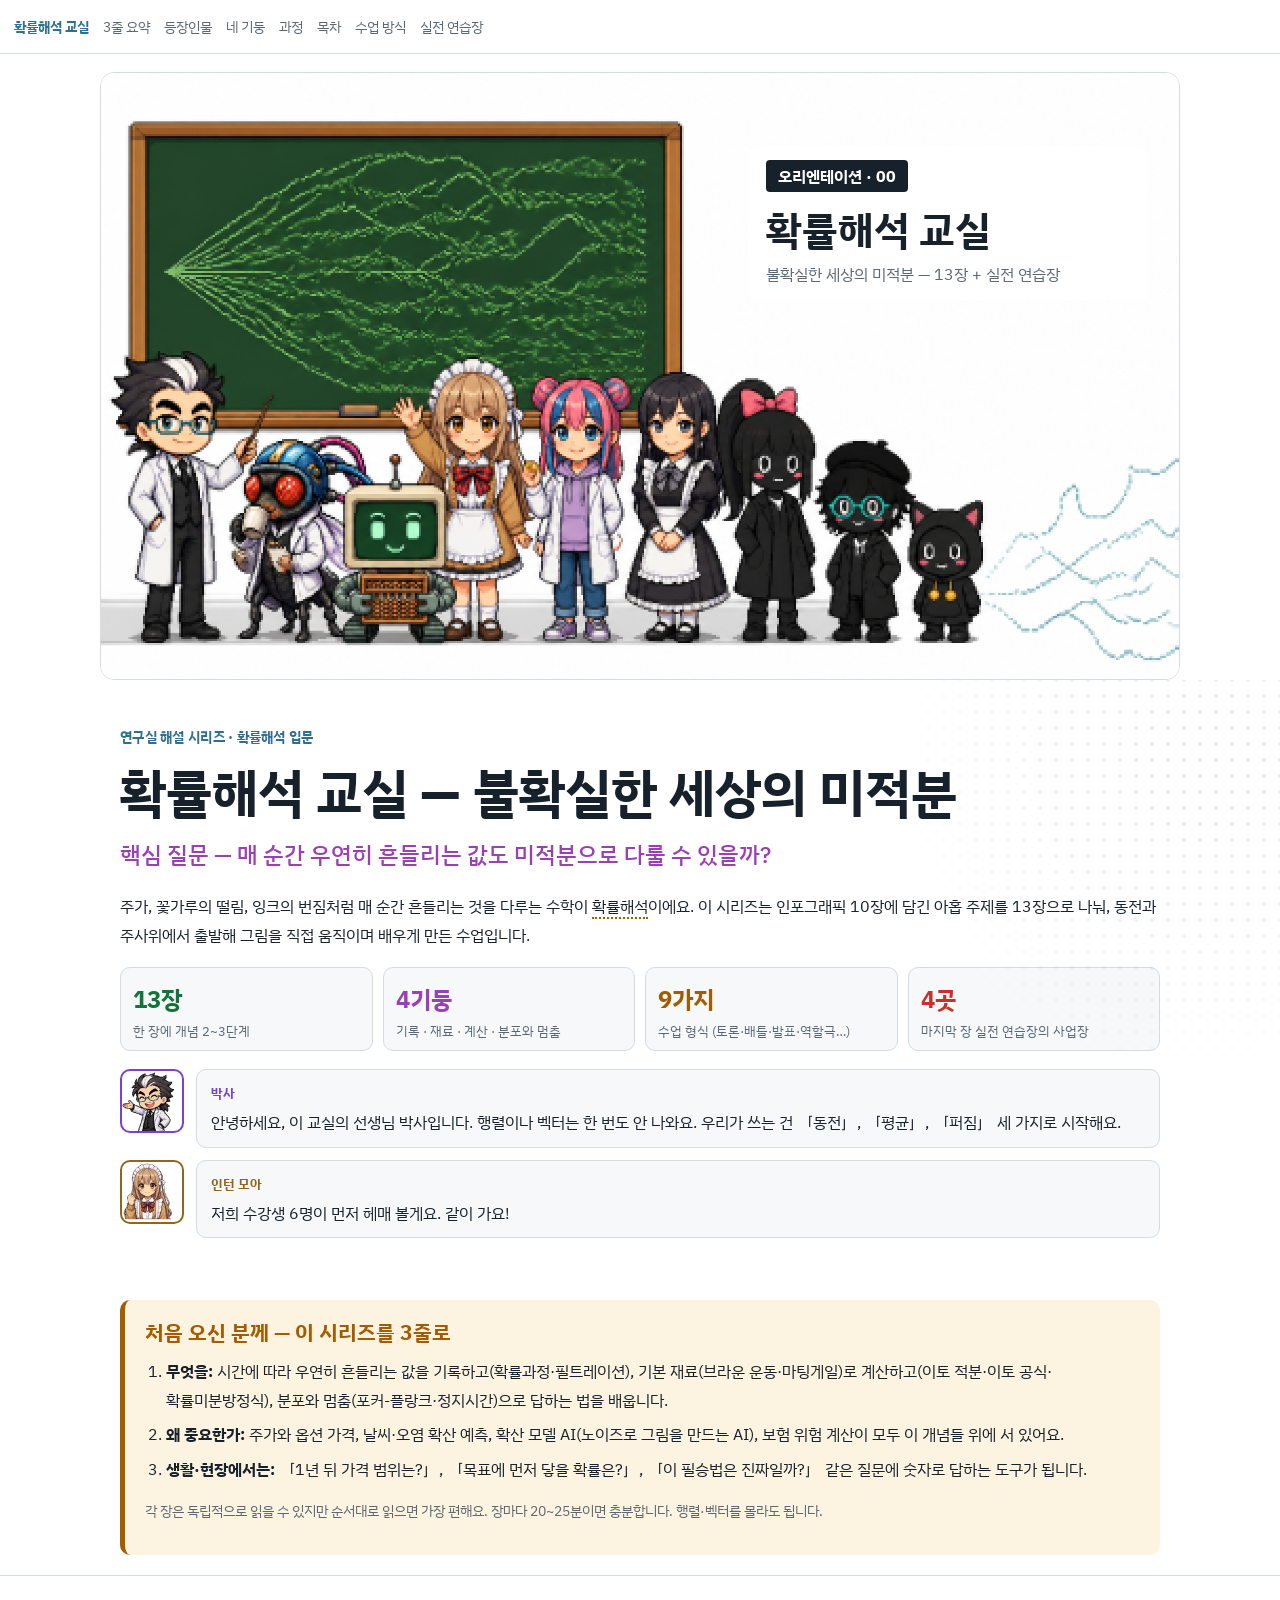
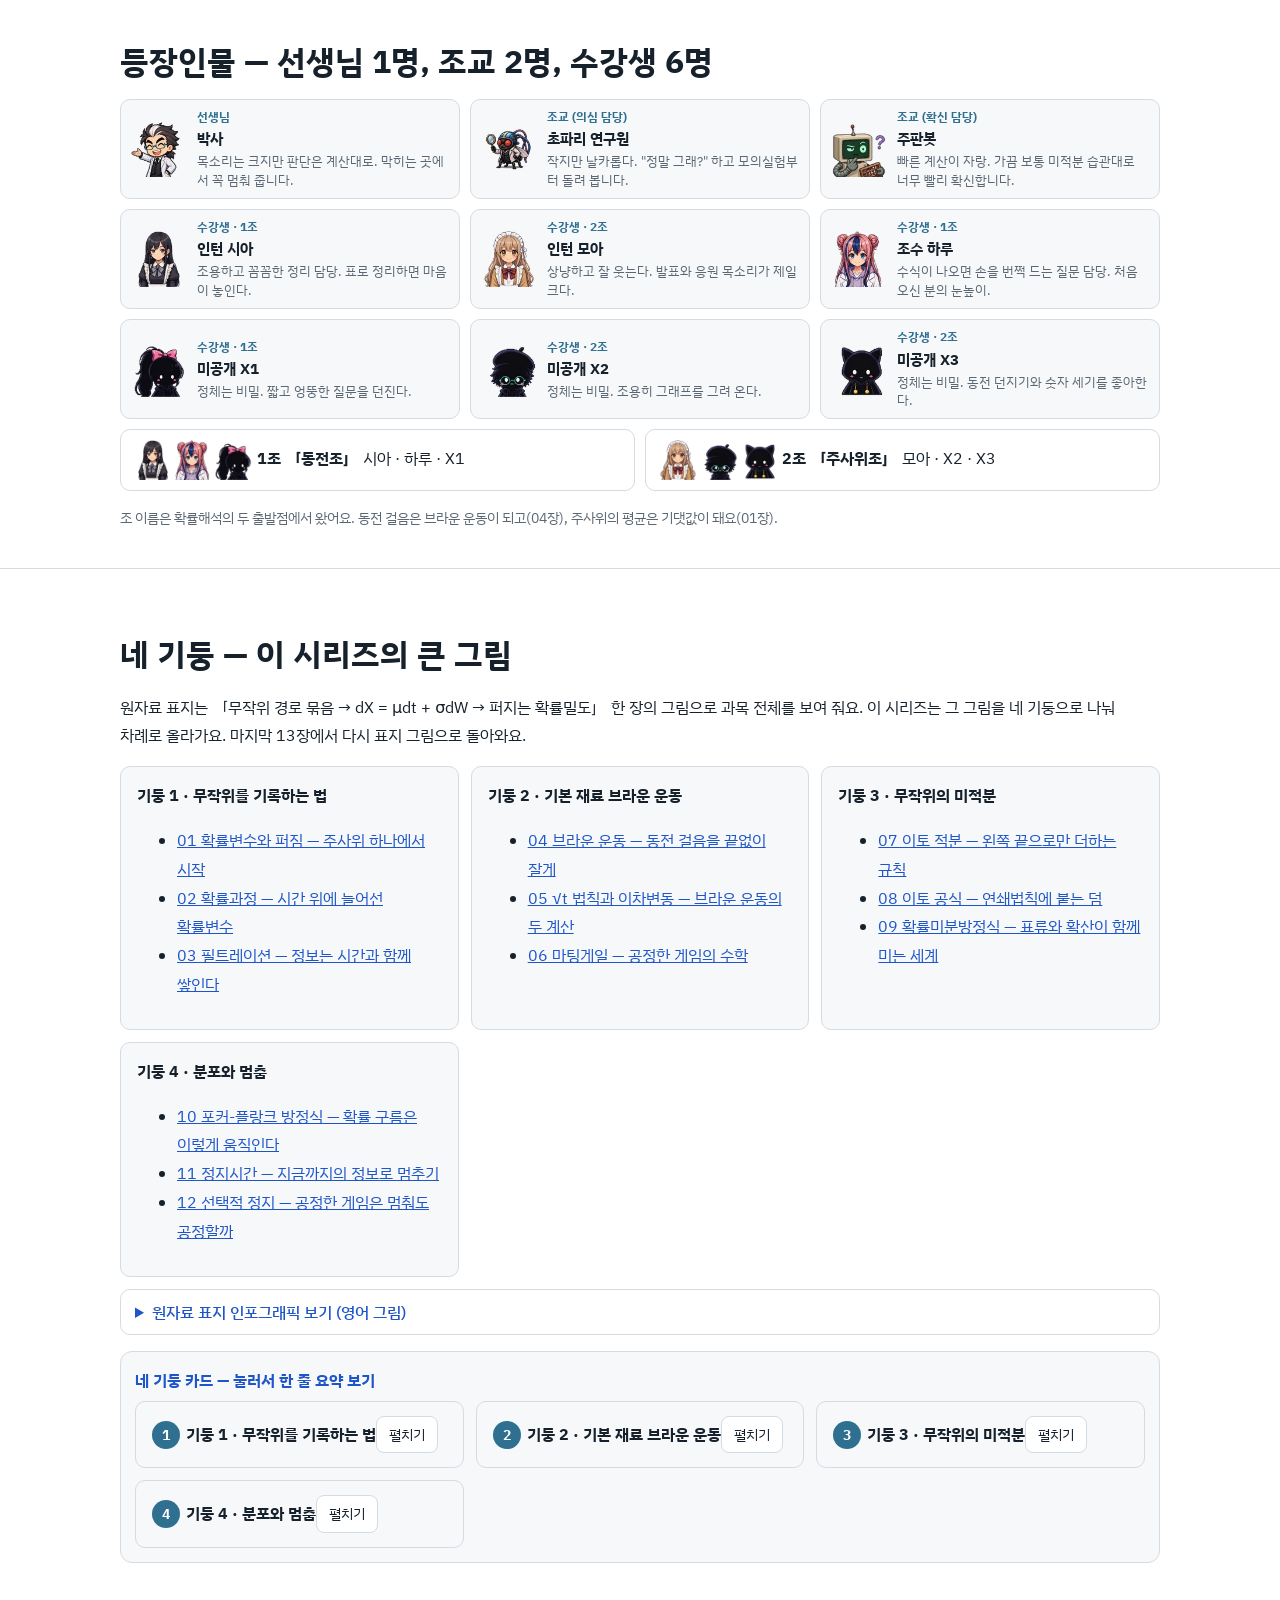
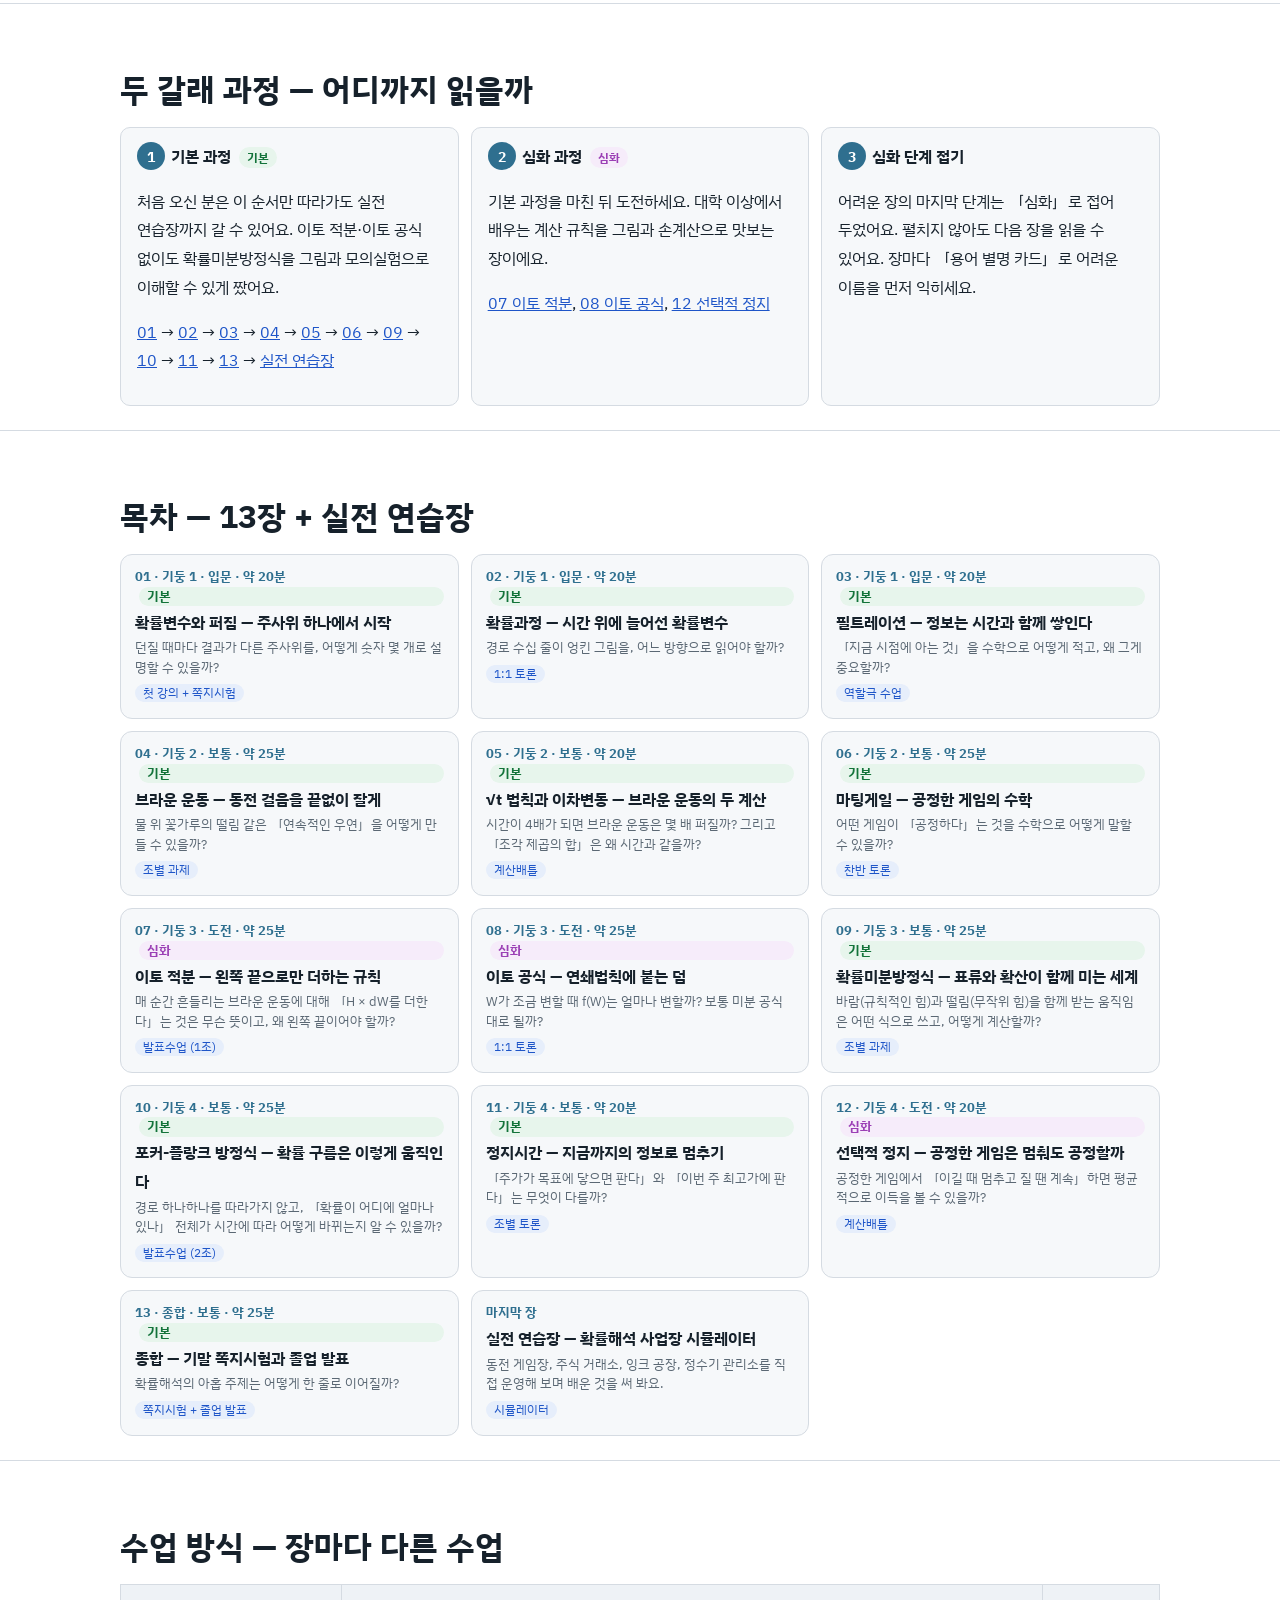
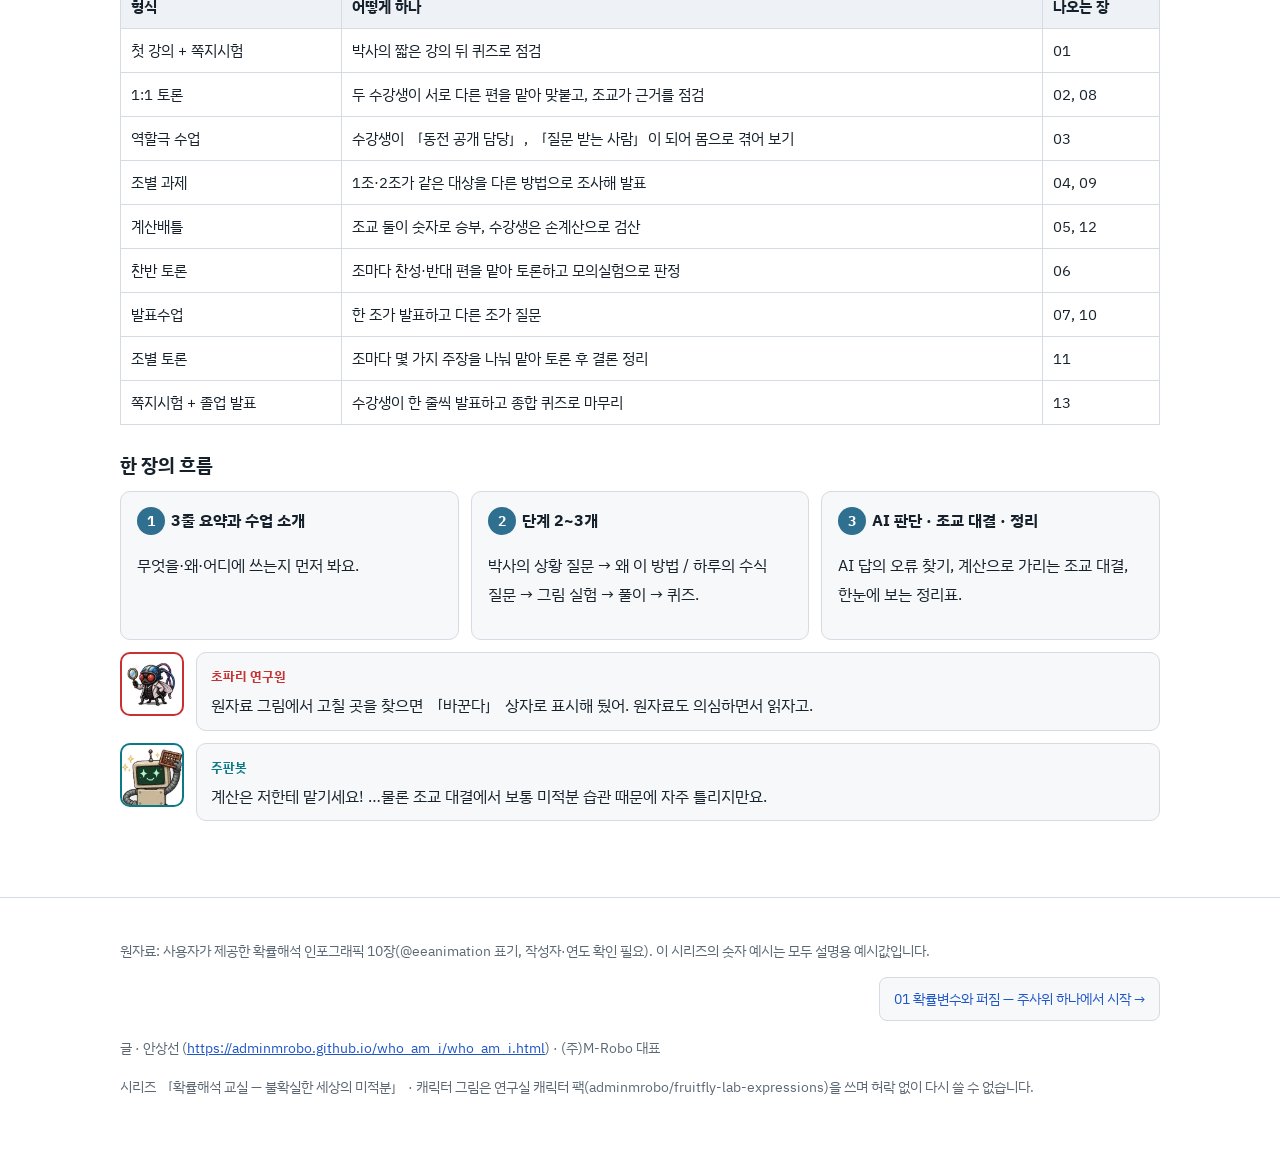
<file: index.html>
<!DOCTYPE html><html lang="ko"><head>
<meta charset="utf-8">
<meta name="viewport" content="width=device-width, initial-scale=1, viewport-fit=cover">
<title>확률해석 교실 — 불확실한 세상의 미적분 · 오리엔테이션</title>
<meta name="description" content="중학생도 따라오는 확률해석 13장 + 실전 연습장. 박사 선생님과 두 조교, 수강생 6명이 함께하는 연구실 해설 시리즈.">
<meta property="og:title" content="확률해석 교실 — 불확실한 세상의 미적분 · 오리엔테이션">
<meta property="og:description" content="중학생도 따라오는 확률해석 13장 + 실전 연습장. 박사 선생님과 두 조교, 수강생 6명이 함께하는 연구실 해설 시리즈.">
<meta property="og:type" content="article">
<meta property="og:image" content="img/og/og_index.webp">
<link rel="preconnect" href="https://fonts.googleapis.com"><link rel="preconnect" href="https://fonts.gstatic.com" crossorigin>
<link href="https://fonts.googleapis.com/css2?family=IBM+Plex+Sans+KR:wght@400;500;700&display=swap" rel="stylesheet">
<link rel="stylesheet" href="assets/lab.css">
<!-- px-fix v1 --><style id="px-fix">img{image-rendering:auto!important}</style><script id="px-fix-js">(function(){var R=window.ResizeObserver;function f(i){var n=i.naturalWidth,w=i.getBoundingClientRect().width;if(!n||!w)return;var s=w*(window.devicePixelRatio||1)/n;i.style.setProperty("image-rendering",s>=1.95?"pixelated":"auto","important")}var ro=R?new R(function(es){es.forEach(function(e){f(e.target)})}):null;function a(i){if(i.__px)return;i.__px=1;i.addEventListener("load",function(){f(i)});if(ro)ro.observe(i);f(i)}function all(r){(r||document).querySelectorAll&&(r||document).querySelectorAll("img").forEach(a)}function go(){all();if(window.MutationObserver)new MutationObserver(function(ms){ms.forEach(function(m){m.addedNodes.forEach(function(n){if(n.nodeType!==1)return;if(n.tagName==="IMG")a(n);else all(n)})})}).observe(document.documentElement,{childList:true,subtree:true});window.addEventListener("resize",function(){document.querySelectorAll("img").forEach(f)})}if(document.readyState==="loading")document.addEventListener("DOMContentLoaded",go);else go()})();</script><!-- /px-fix -->
</head><body>
<nav class="top" aria-label="목차"><a class="logo" href="index.html">확률해석 교실</a><a href="#three">3줄 요약</a><a href="#cast">등장인물</a><a href="#pillars">네 기둥</a><a href="#tracks">과정</a><a href="#toc">목차</a><a href="#how">수업 방식</a><a href="practice/index.html">실전 연습장</a></nav><div id="prog"></div>
<div class="cover has-img" id="top"><img class="cimg" src="img/cover/cover_00.webp" width="1920" height="1080" alt="확률해석 교실 표지 — 박사, 조교 둘, 수강생이 무작위 경로 그림 앞에 모인 강의실"><div class="ctext"><span class="no">오리엔테이션 · 00</span><h1>확률해석 교실</h1><p>불확실한 세상의 미적분 — 13장 + 실전 연습장</p></div></div>
<header class="hero"><div class="wrap"><div class="kicker">연구실 해설 시리즈 · 확률해석 입문</div><h1>확률해석 교실 — 불확실한 세상의 미적분</h1>
<p class="q">핵심 질문 — 매 순간 우연히 흔들리는 값도 미적분으로 다룰 수 있을까?</p>
<p>주가, 꽃가루의 떨림, 잉크의 번짐처럼 매 순간 흔들리는 것을 다루는 수학이 <span class="jt" data-t="확률해석" data-d="결과가 우연에 달린 값이 시간에 따라 변하는 모습을 미적분으로 다루는 수학. 확률미적분이라고도 한다.">확률해석</span>이에요. 이 시리즈는 인포그래픽 10장에 담긴 아홉 주제를 13장으로 나눠, 동전과 주사위에서 출발해 그림을 직접 움직이며 배우게 만든 수업입니다.</p>
<div class="kpis"><div class="kpi g"><b>13장</b><span>한 장에 개념 2~3단계</span></div><div class="kpi m"><b>4기둥</b><span>기록 · 재료 · 계산 · 분포와 멈춤</span></div><div class="kpi a"><b>9가지</b><span>수업 형식 (토론·배틀·발표·역할극…)</span></div><div class="kpi r"><b>4곳</b><span>마지막 장 실전 연습장의 사업장</span></div></div><div class="say" data-who="doc"><img class="who" data-who="doc" data-mood="front" alt="" aria-hidden="true"><div><b class="name">박사</b><p>안녕하세요, 이 교실의 선생님 박사입니다. 행렬이나 벡터는 한 번도 안 나와요. 우리가 쓰는 건 「동전」, 「평균」, 「퍼짐」 세 가지로 시작해요.</p></div></div><div class="say" data-who="moa"><img class="who" data-who="moa" data-mood="cheer" alt="" aria-hidden="true"><div><b class="name">인턴 모아</b><p>저희 수강생 6명이 먼저 헤매 볼게요. 같이 가요!</p></div></div></div></header>
<div class="wrap"><div class="three" id="three"><h2>처음 오신 분께 — 이 시리즈를 3줄로</h2><ol>
<li><b>무엇을:</b> 시간에 따라 우연히 흔들리는 값을 기록하고(확률과정·필트레이션), 기본 재료(브라운 운동·마팅게일)로 계산하고(이토 적분·이토 공식·확률미분방정식), 분포와 멈춤(포커-플랑크·정지시간)으로 답하는 법을 배웁니다.</li>
<li><b>왜 중요한가:</b> 주가와 옵션 가격, 날씨·오염 확산 예측, 확산 모델 AI(노이즈로 그림을 만드는 AI), 보험 위험 계산이 모두 이 개념들 위에 서 있어요.</li>
<li><b>생활·현장에서는:</b> 「1년 뒤 가격 범위는?」, 「목표에 먼저 닿을 확률은?」, 「이 필승법은 진짜일까?」 같은 질문에 숫자로 답하는 도구가 됩니다.</li></ol>
<p class="note">각 장은 독립적으로 읽을 수 있지만 순서대로 읽으면 가장 편해요. 장마다 20~25분이면 충분합니다. 행렬·벡터를 몰라도 됩니다.</p></div></div>
<section class="level" id="cast"><div class="wrap"><h2>등장인물 — 선생님 1명, 조교 2명, 수강생 6명</h2><div class="cast"><div><img class="" data-who="doc" data-mood="front" alt="" aria-hidden="true"><div><span class="role">선생님</span><b>박사</b><span>목소리는 크지만 판단은 계산대로. 막히는 곳에서 꼭 멈춰 줍니다.</span></div></div><div><img class="" data-who="fly" data-mood="magnify" alt="" aria-hidden="true"><div><span class="role">조교 (의심 담당)</span><b>초파리 연구원</b><span>작지만 날카롭다. &quot;정말 그래?&quot; 하고 모의실험부터 돌려 봅니다.</span></div></div><div><img class="" data-who="robo" data-mood="calc" alt="" aria-hidden="true"><div><span class="role">조교 (확신 담당)</span><b>주판봇</b><span>빠른 계산이 자랑. 가끔 보통 미적분 습관대로 너무 빨리 확신합니다.</span></div></div><div><img class="" data-who="sia" data-mood="e13" alt="" aria-hidden="true"><div><span class="role">수강생 · 1조</span><b>인턴 시아</b><span>조용하고 꼼꼼한 정리 담당. 표로 정리하면 마음이 놓인다.</span></div></div><div><img class="" data-who="moa" data-mood="e13" alt="" aria-hidden="true"><div><span class="role">수강생 · 2조</span><b>인턴 모아</b><span>상냥하고 잘 웃는다. 발표와 응원 목소리가 제일 크다.</span></div></div><div><img class="" data-who="asst" data-mood="e13" alt="" aria-hidden="true"><div><span class="role">수강생 · 1조</span><b>조수 하루</b><span>수식이 나오면 손을 번쩍 드는 질문 담당. 처음 오신 분의 눈높이.</span></div></div><div><img class="" data-who="x1" data-mood="e13" alt="" aria-hidden="true"><div><span class="role">수강생 · 1조</span><b>미공개 X1</b><span>정체는 비밀. 짧고 엉뚱한 질문을 던진다.</span></div></div><div><img class="" data-who="x2" data-mood="e13" alt="" aria-hidden="true"><div><span class="role">수강생 · 2조</span><b>미공개 X2</b><span>정체는 비밀. 조용히 그래프를 그려 온다.</span></div></div><div><img class="" data-who="x3" data-mood="e13" alt="" aria-hidden="true"><div><span class="role">수강생 · 2조</span><b>미공개 X3</b><span>정체는 비밀. 동전 던지기와 숫자 세기를 좋아한다.</span></div></div></div>
<div class="groups"><div><img class="" data-who="sia" data-mood="e13" alt="" aria-hidden="true"><img class="" data-who="asst" data-mood="e13" alt="" aria-hidden="true"><img class="" data-who="x1" data-mood="e13" alt="" aria-hidden="true"> <b>1조 「동전조」</b> 시아 · 하루 · X1</div><div><img class="" data-who="moa" data-mood="e13" alt="" aria-hidden="true"><img class="" data-who="x2" data-mood="e13" alt="" aria-hidden="true"><img class="" data-who="x3" data-mood="e13" alt="" aria-hidden="true"> <b>2조 「주사위조」</b> 모아 · X2 · X3</div></div>
<p class="note">조 이름은 확률해석의 두 출발점에서 왔어요. 동전 걸음은 브라운 운동이 되고(04장), 주사위의 평균은 기댓값이 돼요(01장).</p></div></section>
<section class="level" id="pillars"><div class="wrap"><h2>네 기둥 — 이 시리즈의 큰 그림</h2>
<p>원자료 표지는 「무작위 경로 묶음 → dX = μdt + σdW → 퍼지는 확률밀도」 한 장의 그림으로 과목 전체를 보여 줘요. 이 시리즈는 그 그림을 네 기둥으로 나눠 차례로 올라가요. 마지막 13장에서 다시 표지 그림으로 돌아와요.</p>
<div class="steps"><div><b>기둥 1 · 무작위를 기록하는 법</b><ul><li><a href="01_random_variables.html">01 확률변수와 퍼짐 — 주사위 하나에서 시작</a></li><li><a href="02_stochastic_process.html">02 확률과정 — 시간 위에 늘어선 확률변수</a></li><li><a href="03_filtration.html">03 필트레이션 — 정보는 시간과 함께 쌓인다</a></li></ul></div><div><b>기둥 2 · 기본 재료 브라운 운동</b><ul><li><a href="04_brownian_motion.html">04 브라운 운동 — 동전 걸음을 끝없이 잘게</a></li><li><a href="05_sqrt_t_quadratic_variation.html">05 √t 법칙과 이차변동 — 브라운 운동의 두 계산</a></li><li><a href="06_martingale.html">06 마팅게일 — 공정한 게임의 수학</a></li></ul></div><div><b>기둥 3 · 무작위의 미적분</b><ul><li><a href="07_ito_integral.html">07 이토 적분 — 왼쪽 끝으로만 더하는 규칙</a></li><li><a href="08_ito_formula.html">08 이토 공식 — 연쇄법칙에 붙는 덤</a></li><li><a href="09_sde.html">09 확률미분방정식 — 표류와 확산이 함께 미는 세계</a></li></ul></div><div><b>기둥 4 · 분포와 멈춤</b><ul><li><a href="10_fokker_planck.html">10 포커-플랑크 방정식 — 확률 구름은 이렇게 움직인다</a></li><li><a href="11_stopping_times.html">11 정지시간 — 지금까지의 정보로 멈추기</a></li><li><a href="12_optional_stopping.html">12 선택적 정지 — 공정한 게임은 멈춰도 공정할까</a></li></ul></div></div>
<details><summary>원자료 표지 인포그래픽 보기 (영어 그림)</summary><img loading="lazy" src="img/source/src01.webp" width="1000" height="1000" alt="Stochastic Analysis 표지 인포그래픽 — 무작위 경로, SDE, 퍼지는 밀도와 아홉 주제"></details>
<div class="panel"><div class="ptitle">네 기둥 카드 — 눌러서 한 줄 요약 보기</div><div data-w="cards" data-o="{&quot;cards&quot;: [[&quot;기둥 1 · 무작위를 기록하는 법&quot;, &quot;&lt;p&gt;주사위와 동전으로 확률변수·평균·퍼짐을 잡고(01), 경로 묶음을 두 방향으로 읽는 확률과정(02), 쌓이는 정보와 미래 엿보기 금지(03)를 배워요.&lt;/p&gt;&quot;], [&quot;기둥 2 · 기본 재료 브라운 운동&quot;, &quot;&lt;p&gt;동전 걸음을 잘게 쪼갠 브라운 운동(04), √t 법칙과 이차변동(05), 공정한 게임 마팅게일(06)을 배워요.&lt;/p&gt;&quot;], [&quot;기둥 3 · 무작위의 미적분&quot;, &quot;&lt;p&gt;왼쪽 끝으로만 더하는 이토 적분(07), 연쇄법칙에 덤이 붙는 이토 공식(08), 표류와 확산의 확률미분방정식(09)을 배워요.&lt;/p&gt;&quot;], [&quot;기둥 4 · 분포와 멈춤&quot;, &quot;&lt;p&gt;확률 구름이 옮겨 가고 퍼지는 포커-플랑크 방정식(10), 반칙 없는 멈춤 정지시간(11), 공정한 게임은 멈춰도 공정한가(12)를 배우고, 13장에서 종합 쪽지시험과 졸업 발표를 해요.&lt;/p&gt;&quot;]]}"></div></div>
</div></section>
<section class="level" id="tracks"><div class="wrap"><h2>두 갈래 과정 — 어디까지 읽을까</h2>
<div class="steps"><div><b class="n">1</b><b>기본 과정 <span class="track basic">기본</span></b><p>처음 오신 분은 이 순서만 따라가도 실전 연습장까지 갈 수 있어요. 이토 적분·이토 공식 없이도 확률미분방정식을 그림과 모의실험으로 이해할 수 있게 짰어요.</p><p><a href="01_random_variables.html">01</a> → <a href="02_stochastic_process.html">02</a> → <a href="03_filtration.html">03</a> → <a href="04_brownian_motion.html">04</a> → <a href="05_sqrt_t_quadratic_variation.html">05</a> → <a href="06_martingale.html">06</a> → <a href="09_sde.html">09</a> → <a href="10_fokker_planck.html">10</a> → <a href="11_stopping_times.html">11</a> → <a href="13_final_review.html">13</a> → <a href="practice/index.html">실전 연습장</a></p></div>
<div><b class="n">2</b><b>심화 과정 <span class="track adv">심화</span></b><p>기본 과정을 마친 뒤 도전하세요. 대학 이상에서 배우는 계산 규칙을 그림과 손계산으로 맛보는 장이에요.</p><p><a href="07_ito_integral.html">07 이토 적분</a>, <a href="08_ito_formula.html">08 이토 공식</a>, <a href="12_optional_stopping.html">12 선택적 정지</a></p></div>
<div><b class="n">3</b><b>심화 단계 접기</b><p>어려운 장의 마지막 단계는 「심화」로 접어 두었어요. 펼치지 않아도 다음 장을 읽을 수 있어요. 장마다 「용어 별명 카드」로 어려운 이름을 먼저 익히세요.</p></div></div></div></section>
<section class="level" id="toc"><div class="wrap"><h2>목차 — 13장 + 실전 연습장</h2><div class="toc"><a href="01_random_variables.html"><span class="n">01 · 기둥 1 · 입문 · 약 20분 <span class="track basic">기본</span></span><b>확률변수와 퍼짐 — 주사위 하나에서 시작</b><span>던질 때마다 결과가 다른 주사위를, 어떻게 숫자 몇 개로 설명할 수 있을까?</span><span class="fmt">첫 강의 + 쪽지시험</span></a><a href="02_stochastic_process.html"><span class="n">02 · 기둥 1 · 입문 · 약 20분 <span class="track basic">기본</span></span><b>확률과정 — 시간 위에 늘어선 확률변수</b><span>경로 수십 줄이 엉킨 그림을, 어느 방향으로 읽어야 할까?</span><span class="fmt">1:1 토론</span></a><a href="03_filtration.html"><span class="n">03 · 기둥 1 · 입문 · 약 20분 <span class="track basic">기본</span></span><b>필트레이션 — 정보는 시간과 함께 쌓인다</b><span>「지금 시점에 아는 것」을 수학으로 어떻게 적고, 왜 그게 중요할까?</span><span class="fmt">역할극 수업</span></a><a href="04_brownian_motion.html"><span class="n">04 · 기둥 2 · 보통 · 약 25분 <span class="track basic">기본</span></span><b>브라운 운동 — 동전 걸음을 끝없이 잘게</b><span>물 위 꽃가루의 떨림 같은 「연속적인 우연」을 어떻게 만들 수 있을까?</span><span class="fmt">조별 과제</span></a><a href="05_sqrt_t_quadratic_variation.html"><span class="n">05 · 기둥 2 · 보통 · 약 20분 <span class="track basic">기본</span></span><b>√t 법칙과 이차변동 — 브라운 운동의 두 계산</b><span>시간이 4배가 되면 브라운 운동은 몇 배 퍼질까? 그리고 「조각 제곱의 합」은 왜 시간과 같을까?</span><span class="fmt">계산배틀</span></a><a href="06_martingale.html"><span class="n">06 · 기둥 2 · 보통 · 약 25분 <span class="track basic">기본</span></span><b>마팅게일 — 공정한 게임의 수학</b><span>어떤 게임이 「공정하다」는 것을 수학으로 어떻게 말할 수 있을까?</span><span class="fmt">찬반 토론</span></a><a href="07_ito_integral.html"><span class="n">07 · 기둥 3 · 도전 · 약 25분 <span class="track adv">심화</span></span><b>이토 적분 — 왼쪽 끝으로만 더하는 규칙</b><span>매 순간 흔들리는 브라운 운동에 대해 「H × dW를 더한다」는 것은 무슨 뜻이고, 왜 왼쪽 끝이어야 할까?</span><span class="fmt">발표수업 (1조)</span></a><a href="08_ito_formula.html"><span class="n">08 · 기둥 3 · 도전 · 약 25분 <span class="track adv">심화</span></span><b>이토 공식 — 연쇄법칙에 붙는 덤</b><span>W가 조금 변할 때 f(W)는 얼마나 변할까? 보통 미분 공식대로 될까?</span><span class="fmt">1:1 토론</span></a><a href="09_sde.html"><span class="n">09 · 기둥 3 · 보통 · 약 25분 <span class="track basic">기본</span></span><b>확률미분방정식 — 표류와 확산이 함께 미는 세계</b><span>바람(규칙적인 힘)과 떨림(무작위 힘)을 함께 받는 움직임은 어떤 식으로 쓰고, 어떻게 계산할까?</span><span class="fmt">조별 과제</span></a><a href="10_fokker_planck.html"><span class="n">10 · 기둥 4 · 보통 · 약 25분 <span class="track basic">기본</span></span><b>포커-플랑크 방정식 — 확률 구름은 이렇게 움직인다</b><span>경로 하나하나를 따라가지 않고, 「확률이 어디에 얼마나 있나」 전체가 시간에 따라 어떻게 바뀌는지 알 수 있을까?</span><span class="fmt">발표수업 (2조)</span></a><a href="11_stopping_times.html"><span class="n">11 · 기둥 4 · 보통 · 약 20분 <span class="track basic">기본</span></span><b>정지시간 — 지금까지의 정보로 멈추기</b><span>「주가가 목표에 닿으면 판다」와 「이번 주 최고가에 판다」는 무엇이 다를까?</span><span class="fmt">조별 토론</span></a><a href="12_optional_stopping.html"><span class="n">12 · 기둥 4 · 도전 · 약 20분 <span class="track adv">심화</span></span><b>선택적 정지 — 공정한 게임은 멈춰도 공정할까</b><span>공정한 게임에서 「이길 때 멈추고 질 땐 계속」하면 평균적으로 이득을 볼 수 있을까?</span><span class="fmt">계산배틀</span></a><a href="13_final_review.html"><span class="n">13 · 종합 · 보통 · 약 25분 <span class="track basic">기본</span></span><b>종합 — 기말 쪽지시험과 졸업 발표</b><span>확률해석의 아홉 주제는 어떻게 한 줄로 이어질까?</span><span class="fmt">쪽지시험 + 졸업 발표</span></a><a href="practice/index.html"><span class="n">마지막 장</span><b>실전 연습장 — 확률해석 사업장 시뮬레이터</b><span>동전 게임장, 주식 거래소, 잉크 공장, 정수기 관리소를 직접 운영해 보며 배운 것을 써 봐요.</span><span class="fmt">시뮬레이터</span></a></div></div></section>
<section class="level" id="how"><div class="wrap"><h2>수업 방식 — 장마다 다른 수업</h2>
<div class="tw"><table class="tb"><thead><tr><th>형식</th><th>어떻게 하나</th><th>나오는 장</th></tr></thead><tbody><tr><td>첫 강의 + 쪽지시험</td><td>박사의 짧은 강의 뒤 퀴즈로 점검</td><td>01</td></tr><tr><td>1:1 토론</td><td>두 수강생이 서로 다른 편을 맡아 맞붙고, 조교가 근거를 점검</td><td>02, 08</td></tr><tr><td>역할극 수업</td><td>수강생이 「동전 공개 담당」, 「질문 받는 사람」이 되어 몸으로 겪어 보기</td><td>03</td></tr><tr><td>조별 과제</td><td>1조·2조가 같은 대상을 다른 방법으로 조사해 발표</td><td>04, 09</td></tr><tr><td>계산배틀</td><td>조교 둘이 숫자로 승부, 수강생은 손계산으로 검산</td><td>05, 12</td></tr><tr><td>찬반 토론</td><td>조마다 찬성·반대 편을 맡아 토론하고 모의실험으로 판정</td><td>06</td></tr><tr><td>발표수업</td><td>한 조가 발표하고 다른 조가 질문</td><td>07, 10</td></tr><tr><td>조별 토론</td><td>조마다 몇 가지 주장을 나눠 맡아 토론 후 결론 정리</td><td>11</td></tr><tr><td>쪽지시험 + 졸업 발표</td><td>수강생이 한 줄씩 발표하고 종합 퀴즈로 마무리</td><td>13</td></tr></tbody></table></div>
<h3>한 장의 흐름</h3><div class="steps"><div><b class="n">1</b><b>3줄 요약과 수업 소개</b><p>무엇을·왜·어디에 쓰는지 먼저 봐요.</p></div><div><b class="n">2</b><b>단계 2~3개</b><p>박사의 상황 질문 → 왜 이 방법 / 하루의 수식 질문 → 그림 실험 → 풀이 → 퀴즈.</p></div><div><b class="n">3</b><b>AI 판단 · 조교 대결 · 정리</b><p>AI 답의 오류 찾기, 계산으로 가리는 조교 대결, 한눈에 보는 정리표.</p></div></div>
<div class="say" data-who="fly"><img class="who" data-who="fly" data-mood="magnify" alt="" aria-hidden="true"><div><b class="name">초파리 연구원</b><p>원자료 그림에서 고칠 곳을 찾으면 「바꾼다」 상자로 표시해 뒀어. 원자료도 의심하면서 읽자고.</p></div></div><div class="say" data-who="robo"><img class="who" data-who="robo" data-mood="coin" alt="" aria-hidden="true"><div><b class="name">주판봇</b><p>계산은 저한테 맡기세요! …물론 조교 대결에서 보통 미적분 습관 때문에 자주 틀리지만요.</p></div></div></div></section>
<footer><div class="wrap"><p class="note">원자료: 사용자가 제공한 확률해석 인포그래픽 10장(@eeanimation 표기, 작성자·연도 확인 필요). 이 시리즈의 숫자 예시는 모두 설명용 예시값입니다.</p>
<div class="nextprev"><span></span><a href="01_random_variables.html">01 확률변수와 퍼짐 — 주사위 하나에서 시작 →</a></div>
<p>글 · 안상선 (<a href="https://adminmrobo.github.io/who_am_i/who_am_i.html">https://adminmrobo.github.io/who_am_i/who_am_i.html</a>) · (주)M-Robo 대표</p>
<p class="note">시리즈 「확률해석 교실 — 불확실한 세상의 미적분」 · 캐릭터 그림은 연구실 캐릭터 팩(adminmrobo/fruitfly-lab-expressions)을 쓰며 허락 없이 다시 쓸 수 없습니다.</p>
</div></footer>
<script src="assets/sprites.js"></script><script src="assets/widgets.js"></script><script src="assets/lab.js"></script></body></html>
</file>
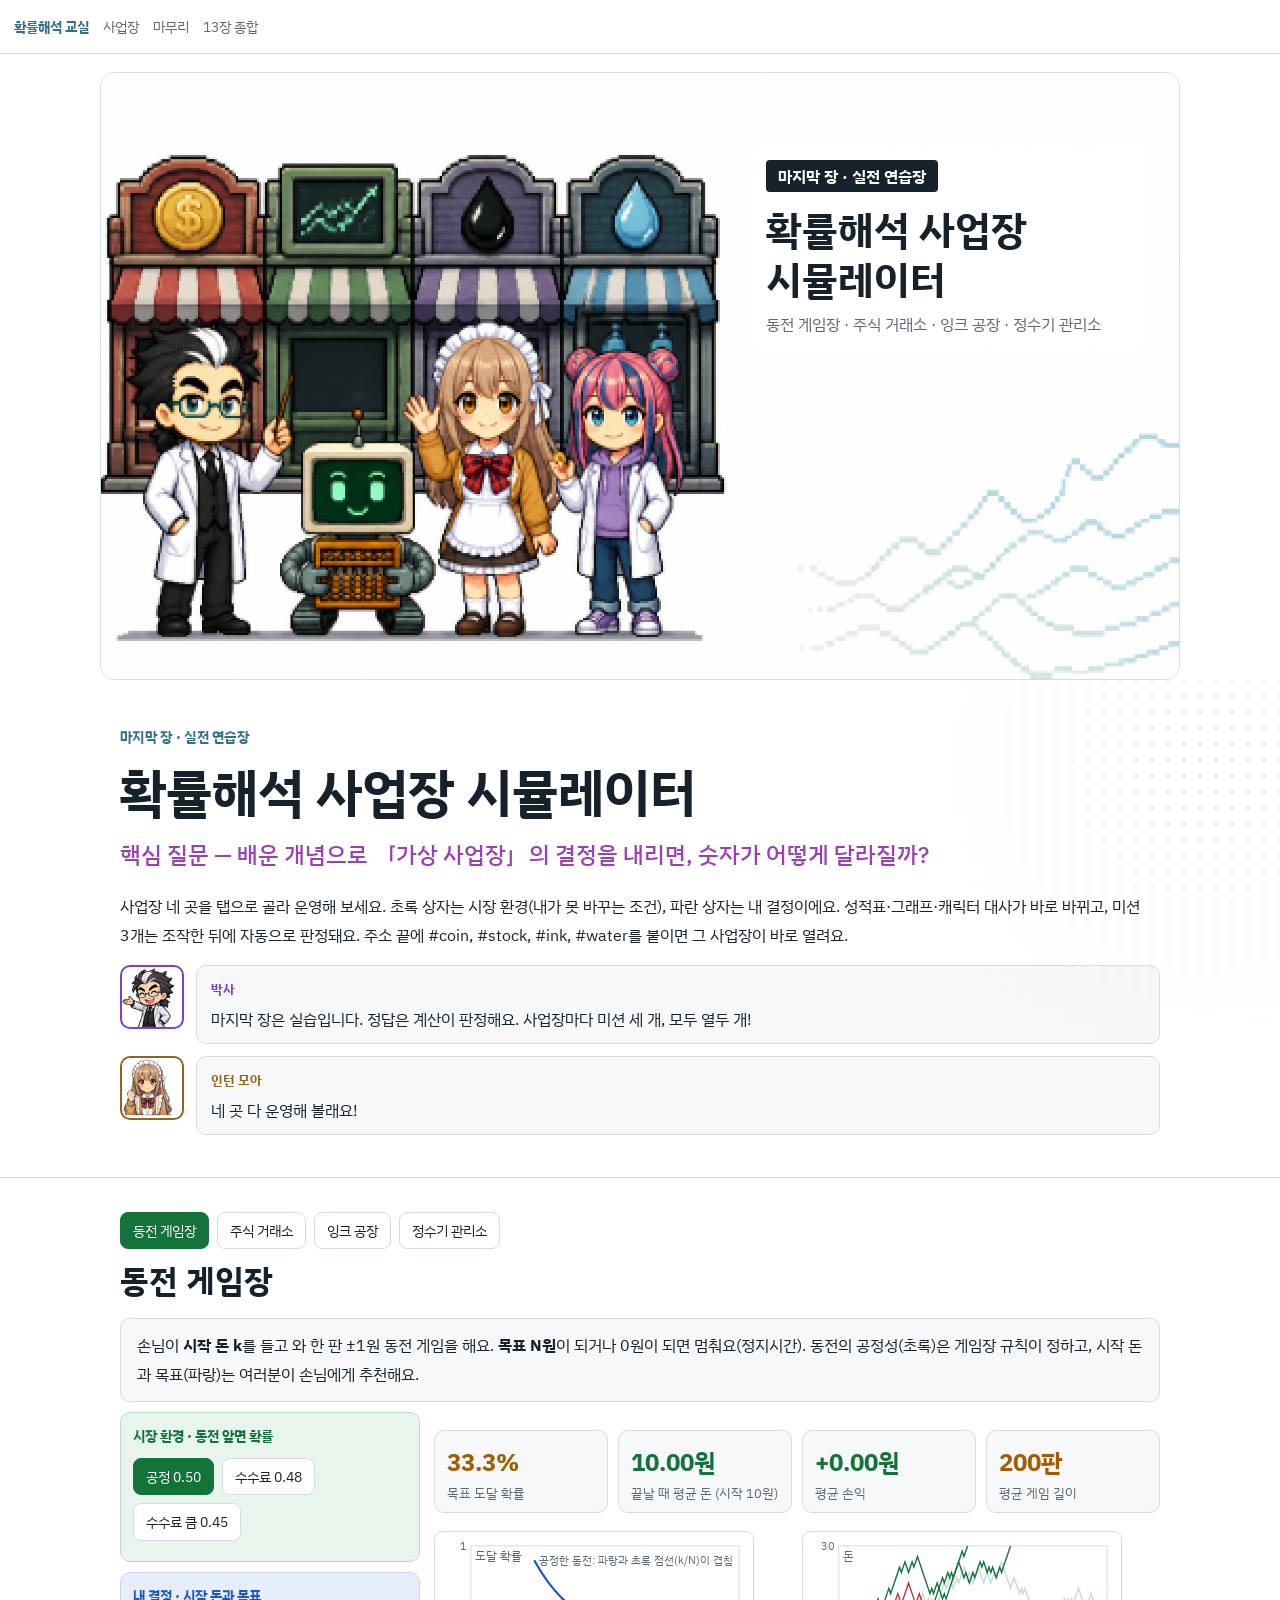
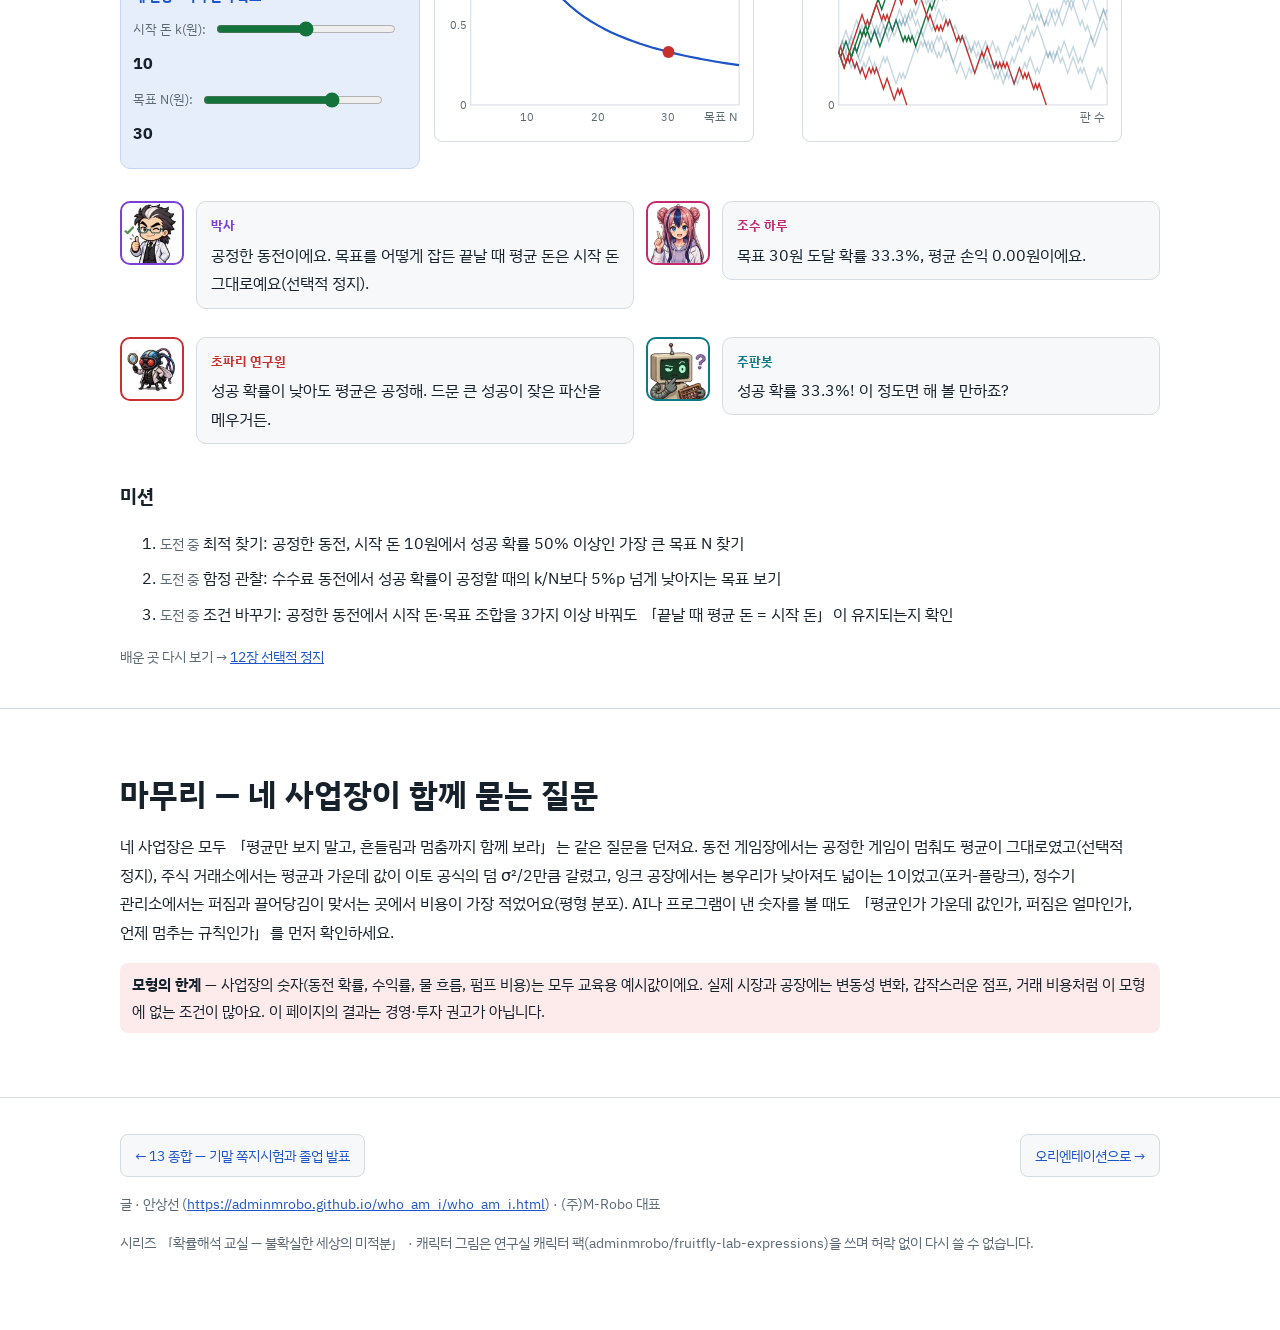
<file: practice/index.html>
<!DOCTYPE html><html lang="ko"><head>
<meta charset="utf-8">
<meta name="viewport" content="width=device-width, initial-scale=1, viewport-fit=cover">
<title>마지막 장 · 실전 연습장 — 확률해석 교실 — 불확실한 세상의 미적분</title>
<meta name="description" content="동전 게임장, 주식 거래소, 잉크 공장, 정수기 관리소를 운영하며 확률해석 개념을 써 보는 시뮬레이터.">
<meta property="og:title" content="마지막 장 · 실전 연습장 — 확률해석 교실 — 불확실한 세상의 미적분">
<meta property="og:description" content="동전 게임장, 주식 거래소, 잉크 공장, 정수기 관리소를 운영하며 확률해석 개념을 써 보는 시뮬레이터.">
<meta property="og:type" content="article">
<meta property="og:image" content="../img/og/og_practice.webp">
<link rel="preconnect" href="https://fonts.googleapis.com"><link rel="preconnect" href="https://fonts.gstatic.com" crossorigin>
<link href="https://fonts.googleapis.com/css2?family=IBM+Plex+Sans+KR:wght@400;500;700&display=swap" rel="stylesheet">
<link rel="stylesheet" href="../assets/lab.css">
<!-- px-fix v1 --><style id="px-fix">img{image-rendering:auto!important}</style><script id="px-fix-js">(function(){var R=window.ResizeObserver;function f(i){var n=i.naturalWidth,w=i.getBoundingClientRect().width;if(!n||!w)return;var s=w*(window.devicePixelRatio||1)/n;i.style.setProperty("image-rendering",s>=1.95?"pixelated":"auto","important")}var ro=R?new R(function(es){es.forEach(function(e){f(e.target)})}):null;function a(i){if(i.__px)return;i.__px=1;i.addEventListener("load",function(){f(i)});if(ro)ro.observe(i);f(i)}function all(r){(r||document).querySelectorAll&&(r||document).querySelectorAll("img").forEach(a)}function go(){all();if(window.MutationObserver)new MutationObserver(function(ms){ms.forEach(function(m){m.addedNodes.forEach(function(n){if(n.nodeType!==1)return;if(n.tagName==="IMG")a(n);else all(n)})})}).observe(document.documentElement,{childList:true,subtree:true});window.addEventListener("resize",function(){document.querySelectorAll("img").forEach(f)})}if(document.readyState==="loading")document.addEventListener("DOMContentLoaded",go);else go()})();</script><!-- /px-fix -->
</head><body>
<nav class="top" aria-label="실전 연습장 목차"><a class="logo" href="../index.html">확률해석 교실</a><a href="#sim">사업장</a><a href="#wrap">마무리</a><a href="../13_final_review.html">13장 종합</a></nav><div id="prog"></div>
<div class="cover has-img" id="top"><img class="cimg" src="../img/cover/cover_practice.webp" width="1920" height="1080" alt="실전 연습장 표지 — 네 사업장 앞의 박사와 수강생들"><div class="ctext"><span class="no">마지막 장 · 실전 연습장</span><h1>확률해석 사업장 시뮬레이터</h1><p>동전 게임장 · 주식 거래소 · 잉크 공장 · 정수기 관리소</p></div></div>
<header class="hero"><div class="wrap"><div class="kicker">마지막 장 · 실전 연습장</div><h1>확률해석 사업장 시뮬레이터</h1><p class="q">핵심 질문 — 배운 개념으로 「가상 사업장」의 결정을 내리면, 숫자가 어떻게 달라질까?</p><p>사업장 네 곳을 탭으로 골라 운영해 보세요. 초록 상자는 시장 환경(내가 못 바꾸는 조건), 파란 상자는 내 결정이에요. 성적표·그래프·캐릭터 대사가 바로 바뀌고, 미션 3개는 조작한 뒤에 자동으로 판정돼요. 주소 끝에 #coin, #stock, #ink, #water를 붙이면 그 사업장이 바로 열려요.</p><div class="say" data-who="doc"><img class="who" data-who="doc" data-mood="front" alt="" aria-hidden="true"><div><b class="name">박사</b><p>마지막 장은 실습입니다. 정답은 계산이 판정해요. 사업장마다 미션 세 개, 모두 열두 개!</p></div></div><div class="say" data-who="moa"><img class="who" data-who="moa" data-mood="cheer" alt="" aria-hidden="true"><div><b class="name">인턴 모아</b><p>네 곳 다 운영해 볼래요!</p></div></div></div></header>
<section class="level" style="padding-top:24px"><div class="wrap" id="sim"></div></section>
<section class="level" id="wrap"><div class="wrap"><h2>마무리 — 네 사업장이 함께 묻는 질문</h2>
<p>네 사업장은 모두 「평균만 보지 말고, 흔들림과 멈춤까지 함께 보라」는 같은 질문을 던져요. 동전 게임장에서는 공정한 게임이 멈춰도 평균이 그대로였고(선택적 정지), 주식 거래소에서는 평균과 가운데 값이 이토 공식의 덤 σ²/2만큼 갈렸고, 잉크 공장에서는 봉우리가 낮아져도 넓이는 1이었고(포커-플랑크), 정수기 관리소에서는 퍼짐과 끌어당김이 맞서는 곳에서 비용이 가장 적었어요(평형 분포). AI나 프로그램이 낸 숫자를 볼 때도 「평균인가 가운데 값인가, 퍼짐은 얼마인가, 언제 멈추는 규칙인가」를 먼저 확인하세요.</p>
<div class="lim"><b>모형의 한계</b> — 사업장의 숫자(동전 확률, 수익률, 물 흐름, 펌프 비용)는 모두 교육용 예시값이에요. 실제 시장과 공장에는 변동성 변화, 갑작스러운 점프, 거래 비용처럼 이 모형에 없는 조건이 많아요. 이 페이지의 결과는 경영·투자 권고가 아닙니다.</div>
</div></section>
<footer><div class="wrap">
<div class="nextprev"><a href="../13_final_review.html">← 13 종합 — 기말 쪽지시험과 졸업 발표</a><a href="../index.html">오리엔테이션으로 →</a></div>
<p>글 · 안상선 (<a href="https://adminmrobo.github.io/who_am_i/who_am_i.html">https://adminmrobo.github.io/who_am_i/who_am_i.html</a>) · (주)M-Robo 대표</p>
<p class="note">시리즈 「확률해석 교실 — 불확실한 세상의 미적분」 · 캐릭터 그림은 연구실 캐릭터 팩(adminmrobo/fruitfly-lab-expressions)을 쓰며 허락 없이 다시 쓸 수 없습니다.</p>
</div></footer>
<script src="../assets/sprites.js"></script><script src="../assets/widgets.js"></script><script src="../assets/lab.js"></script><script src="../assets/practice.js"></script></body></html>
</file>
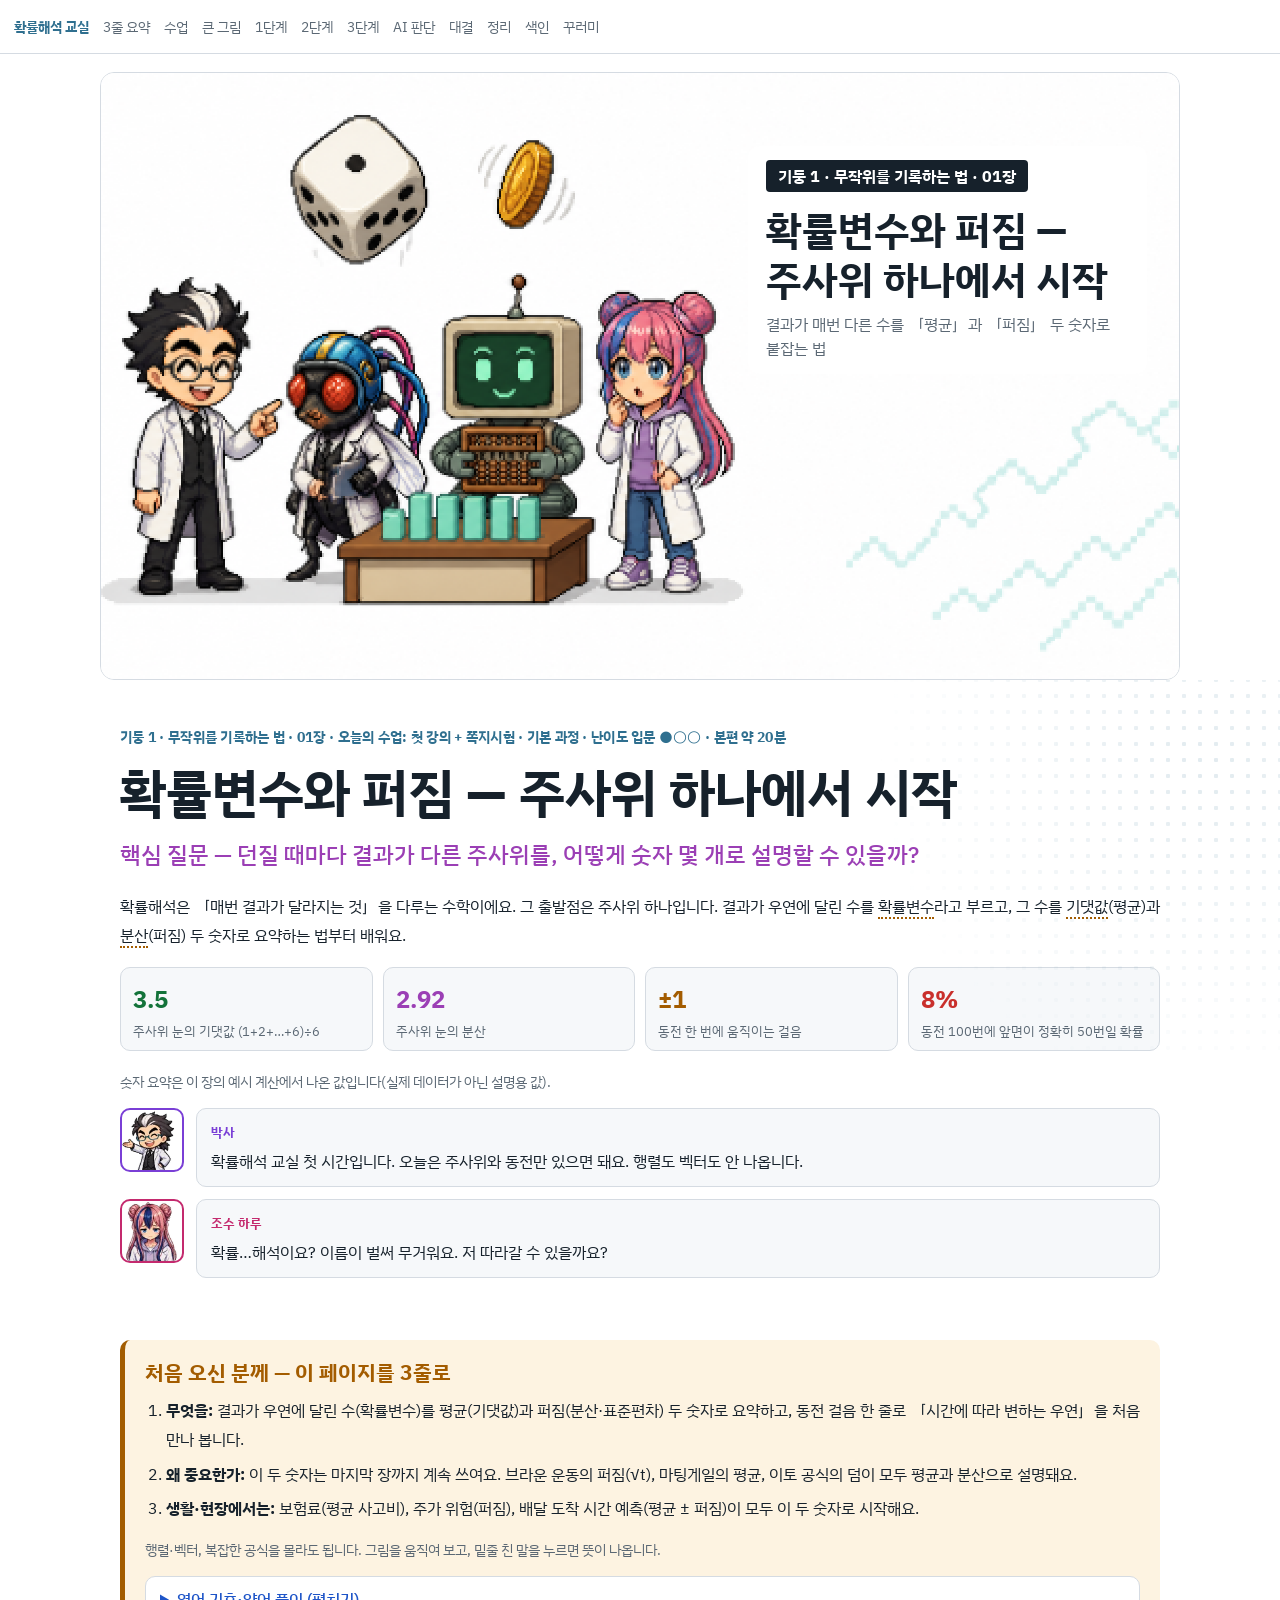
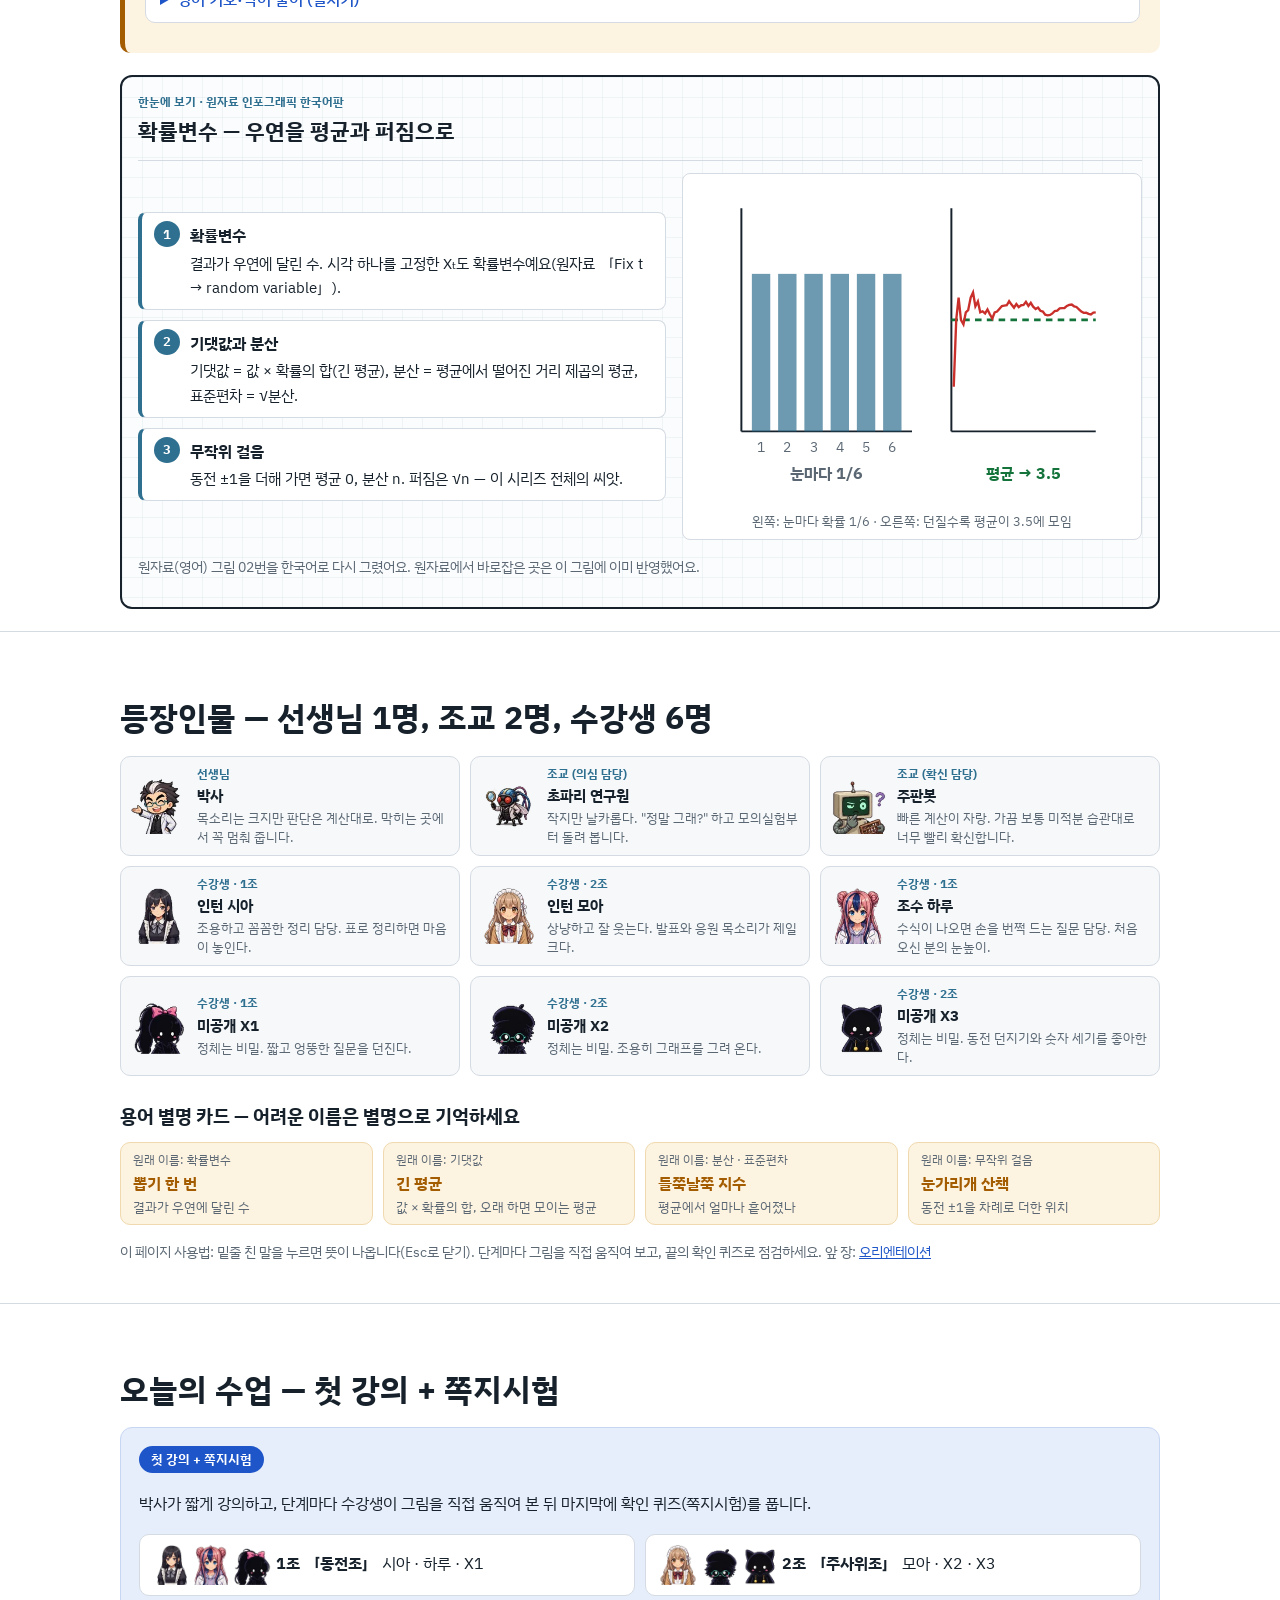
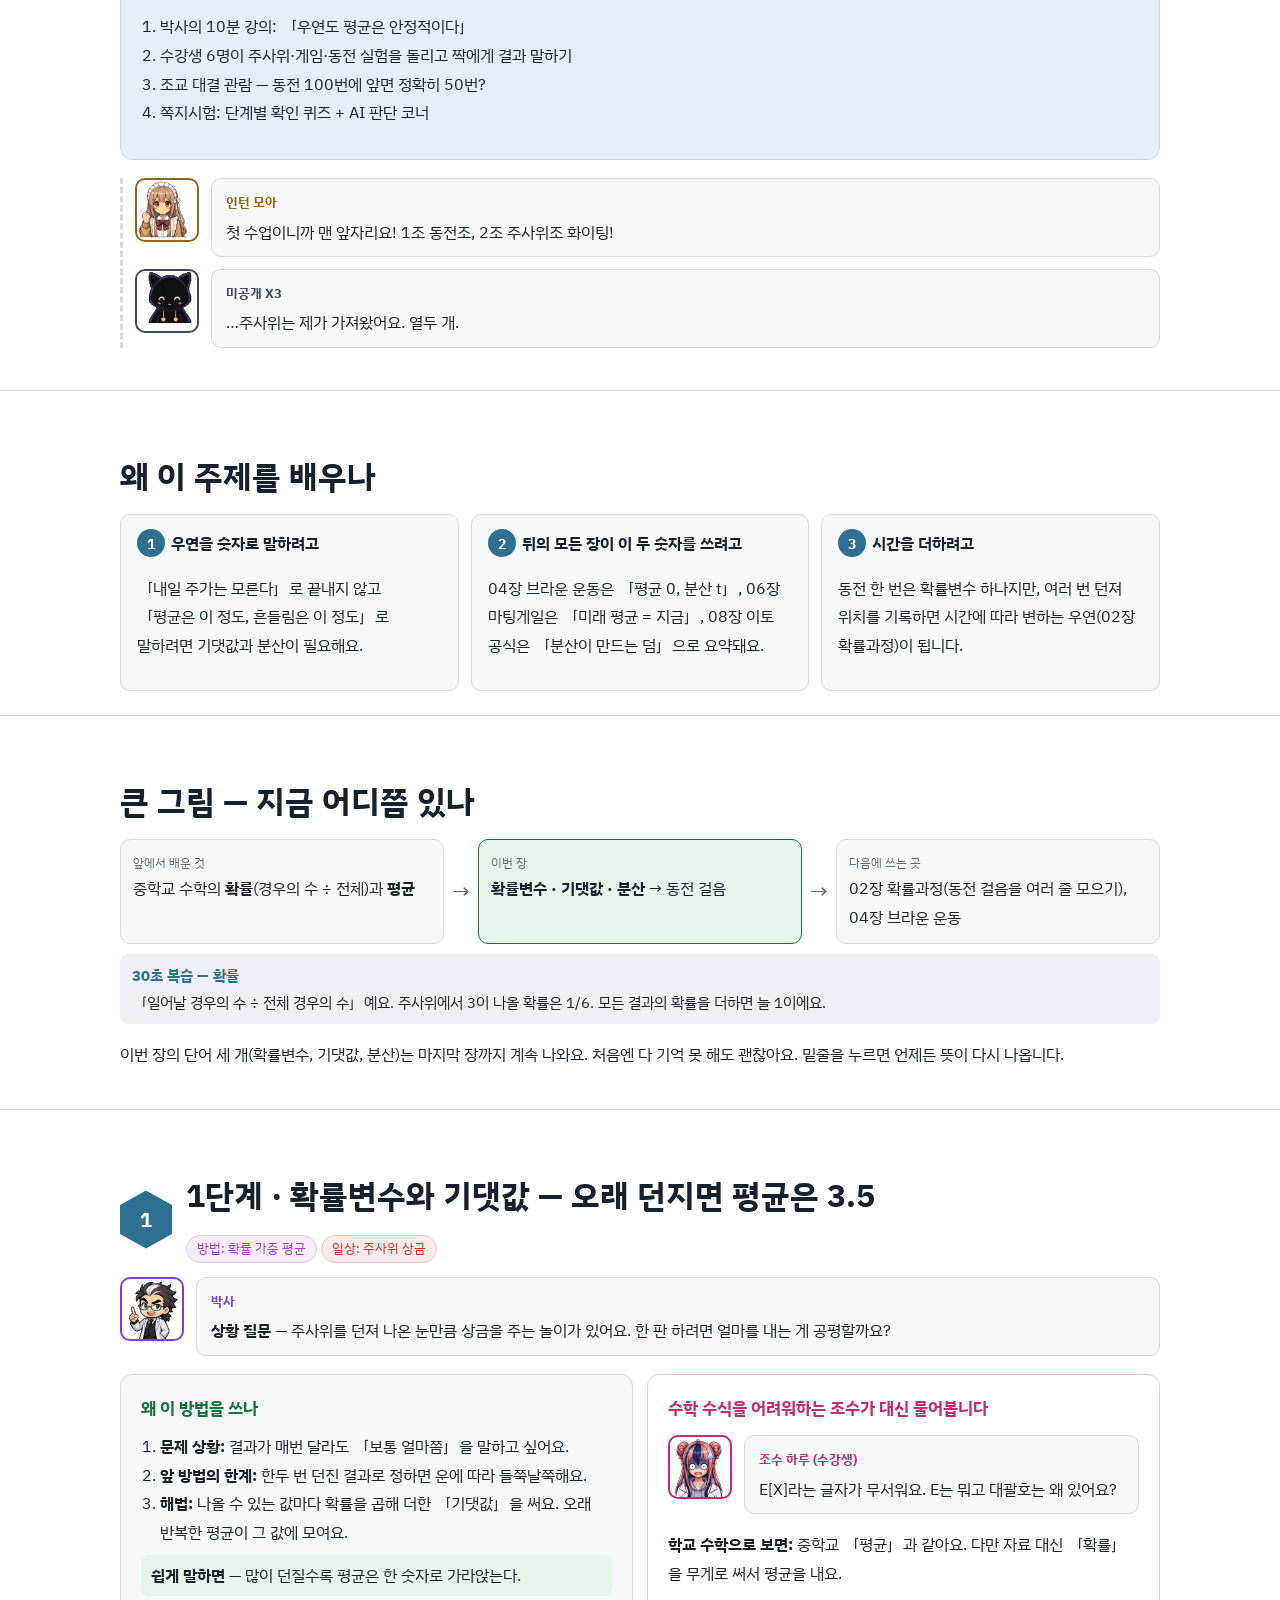
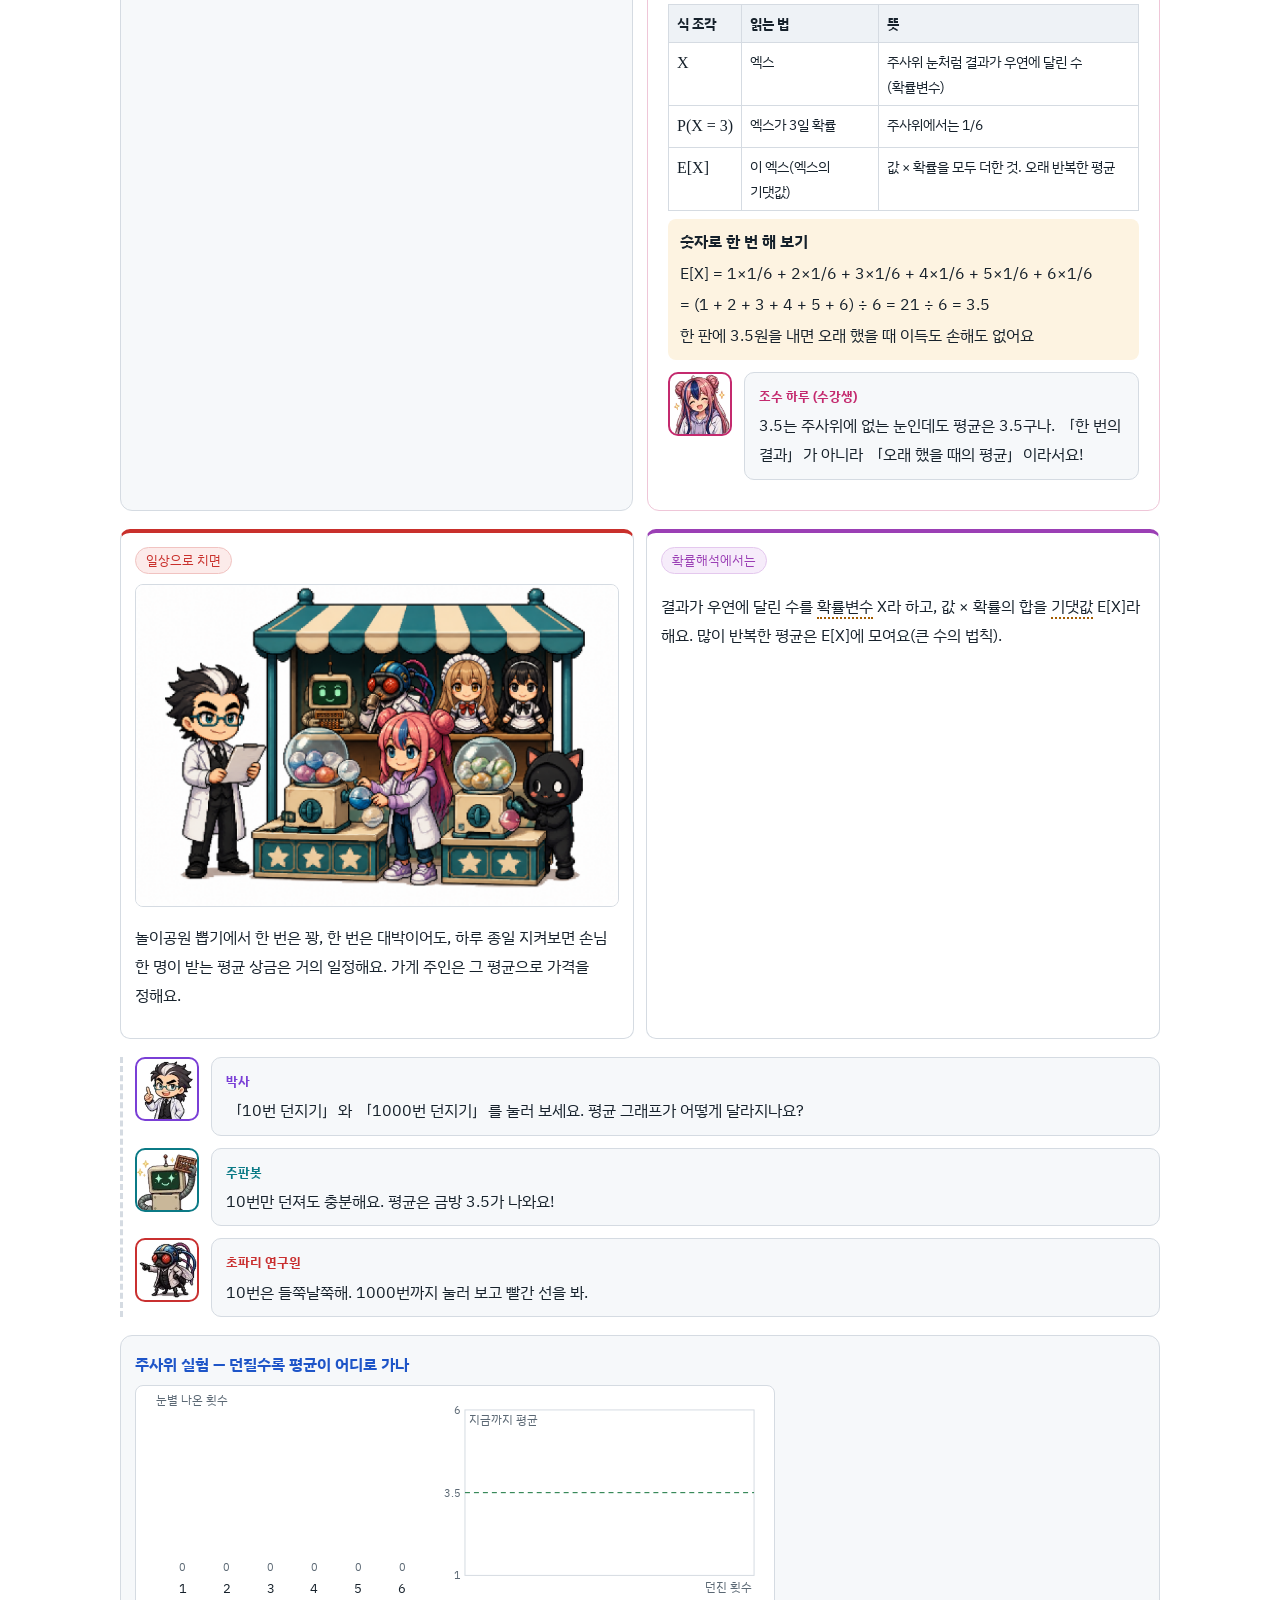
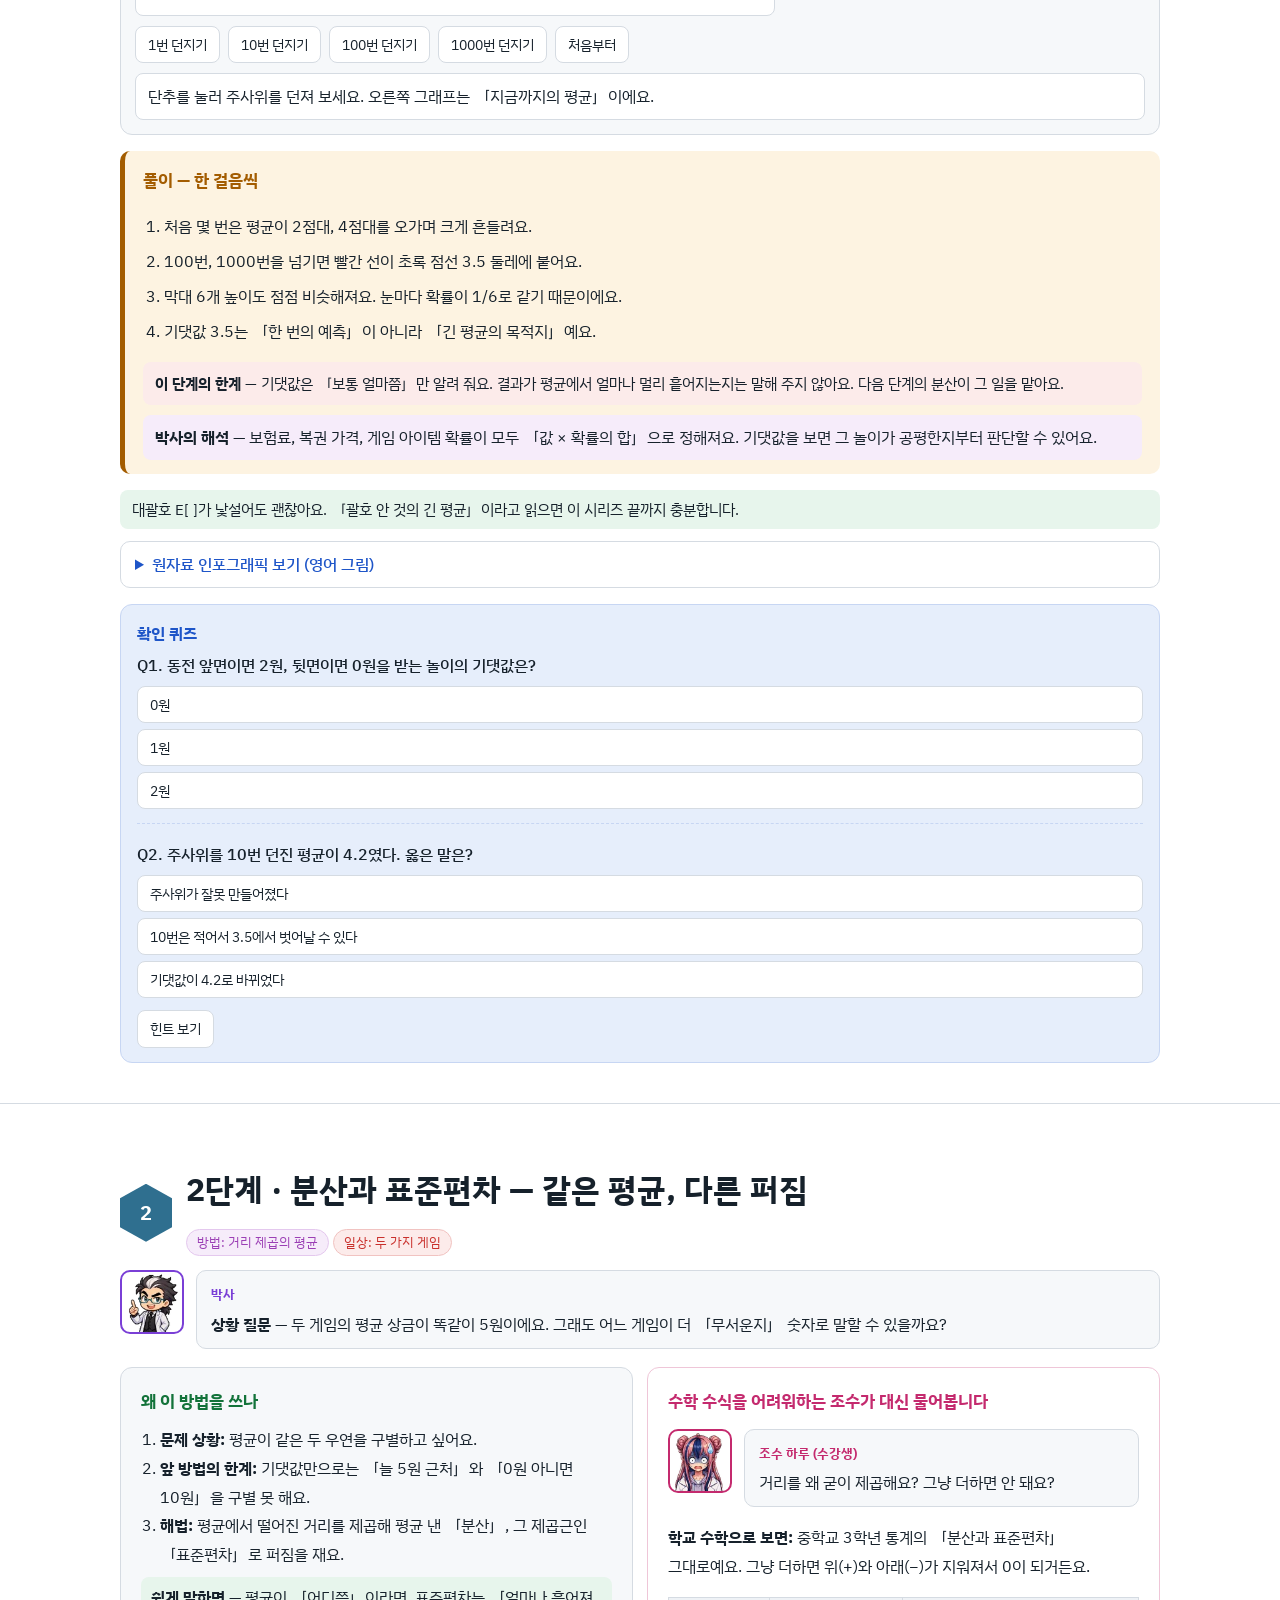
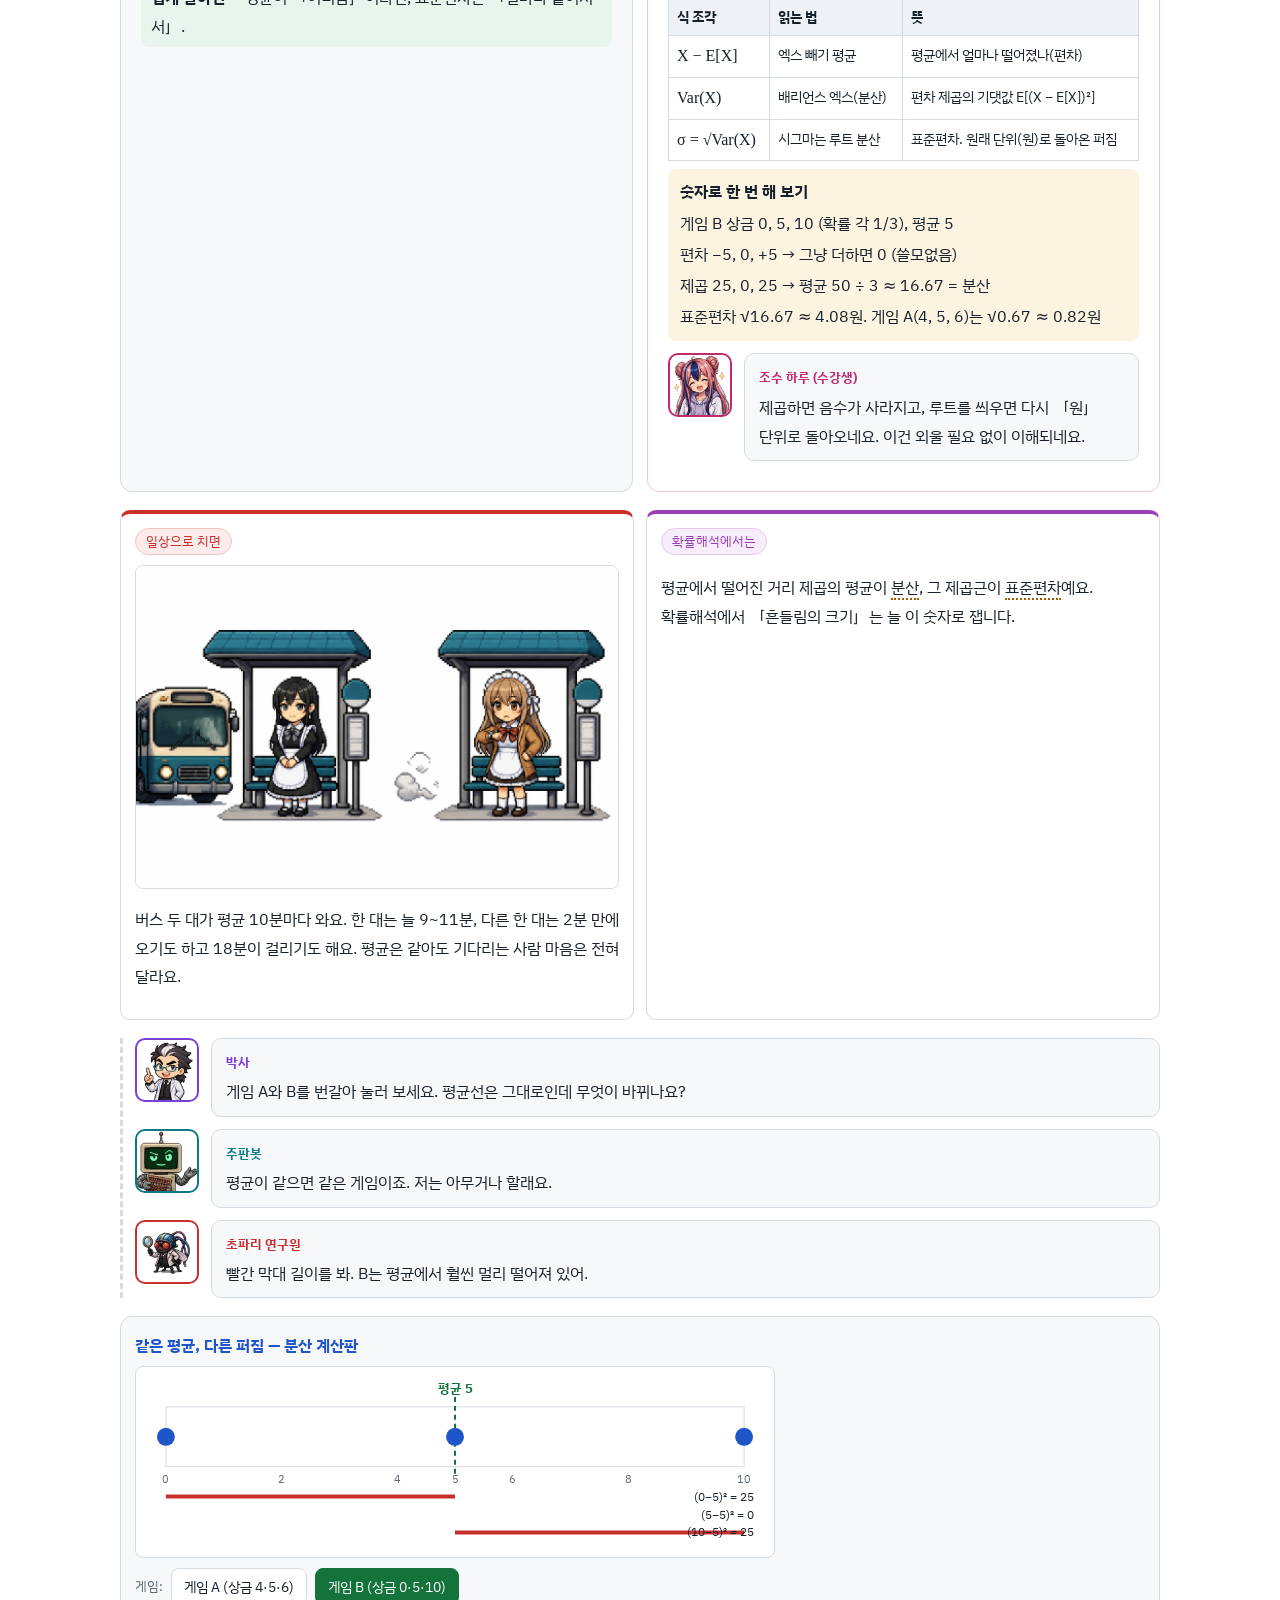
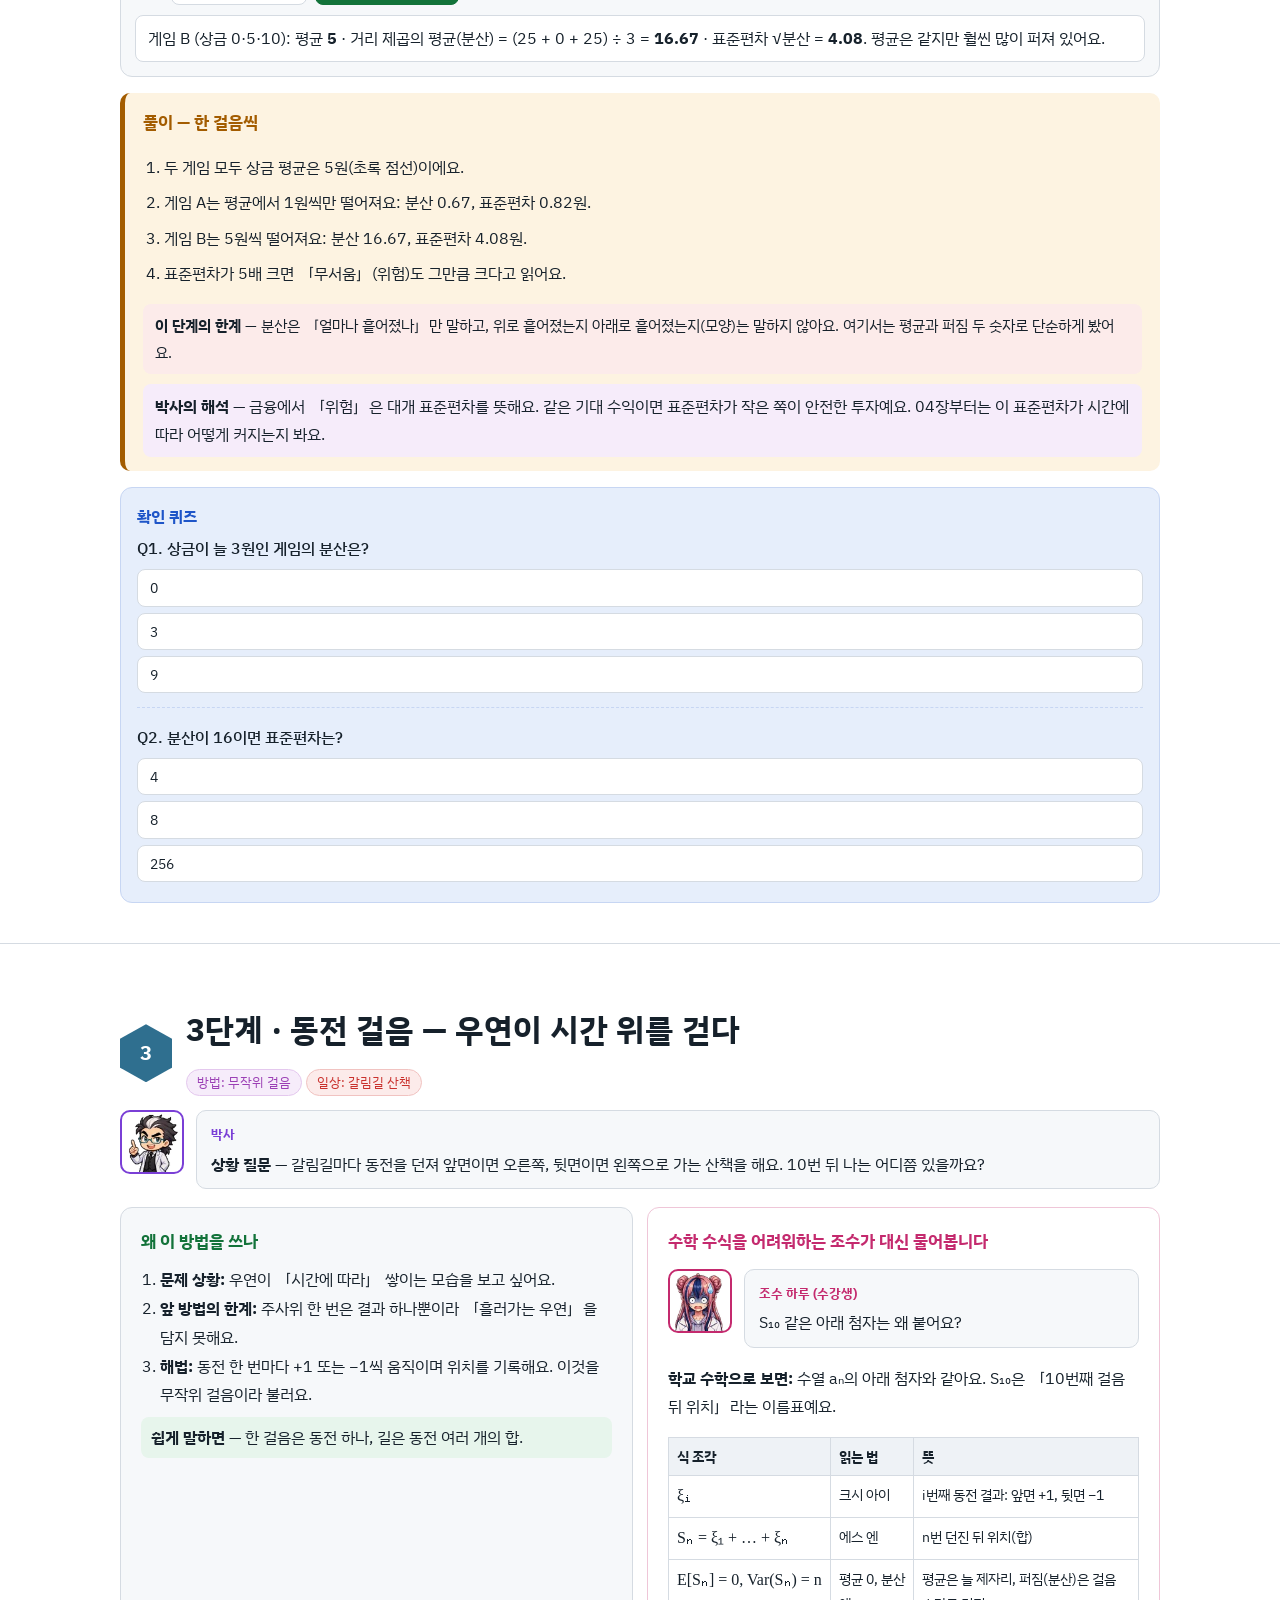
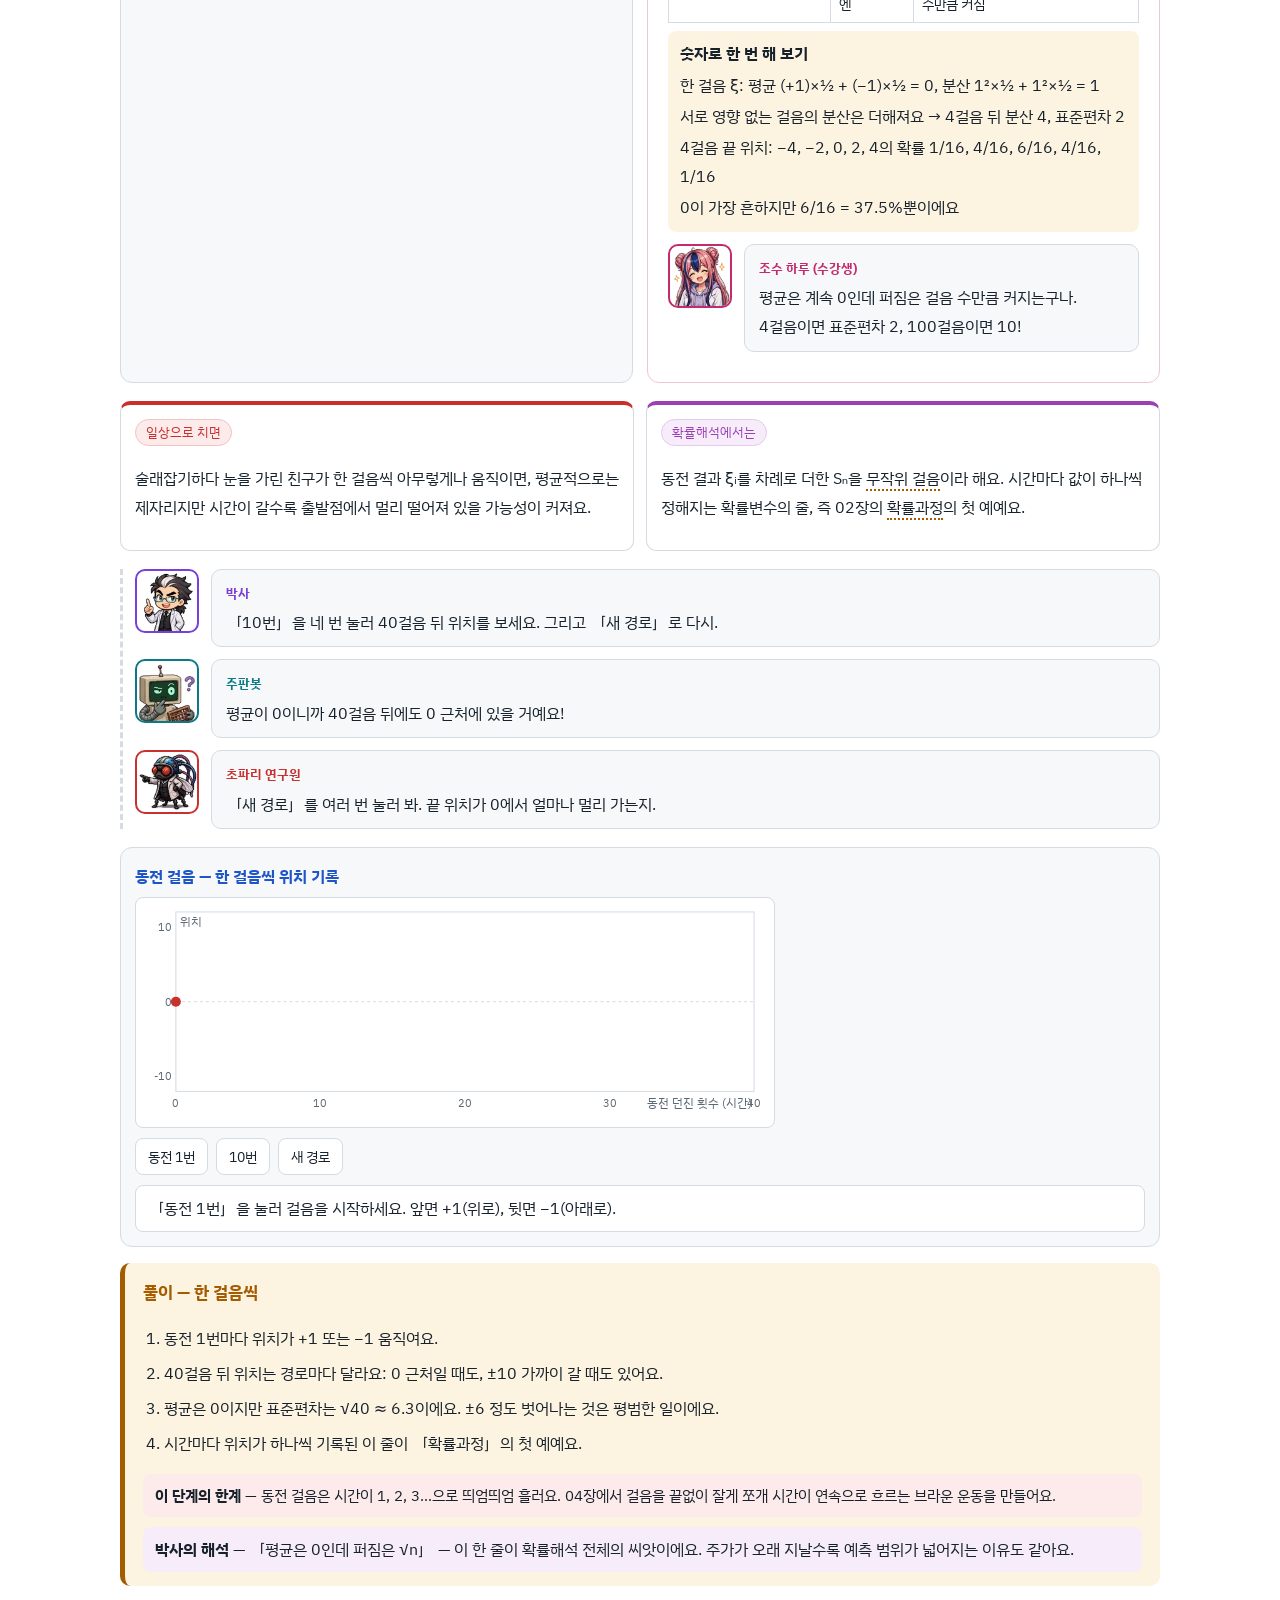
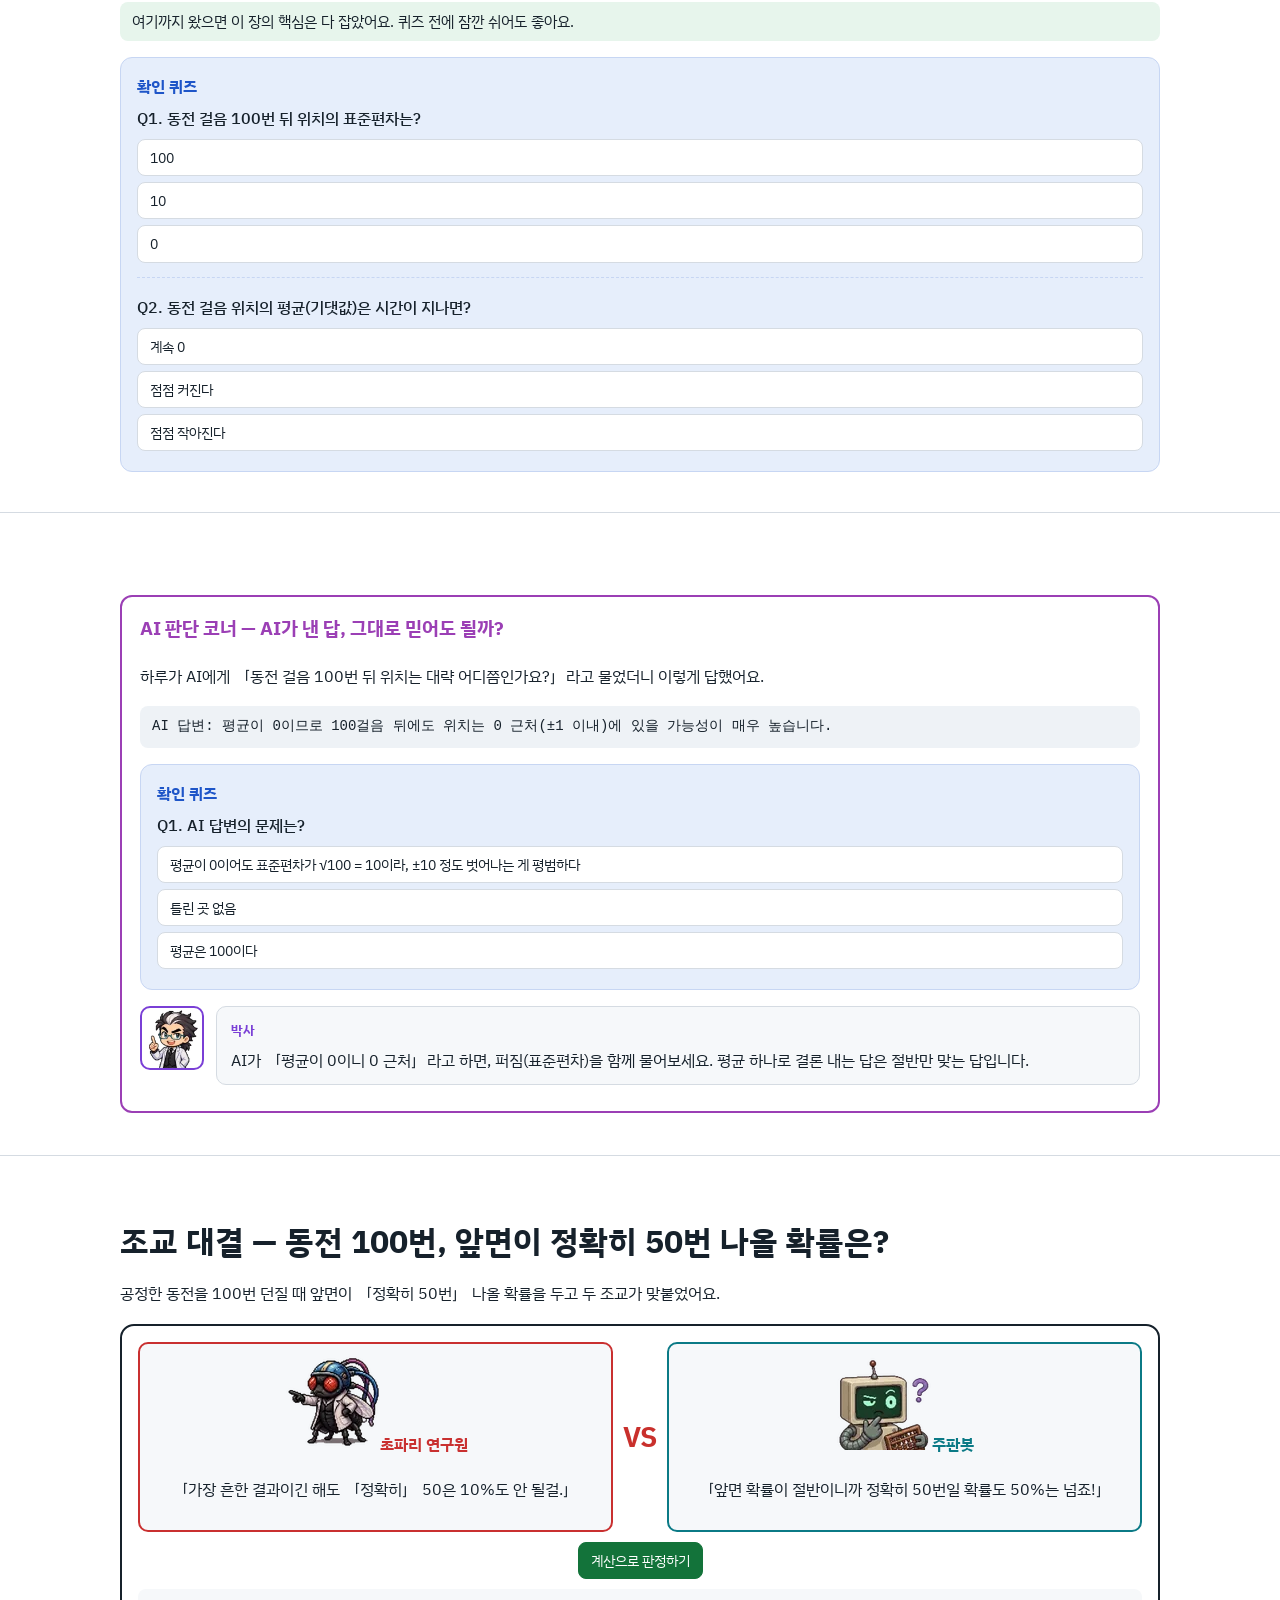
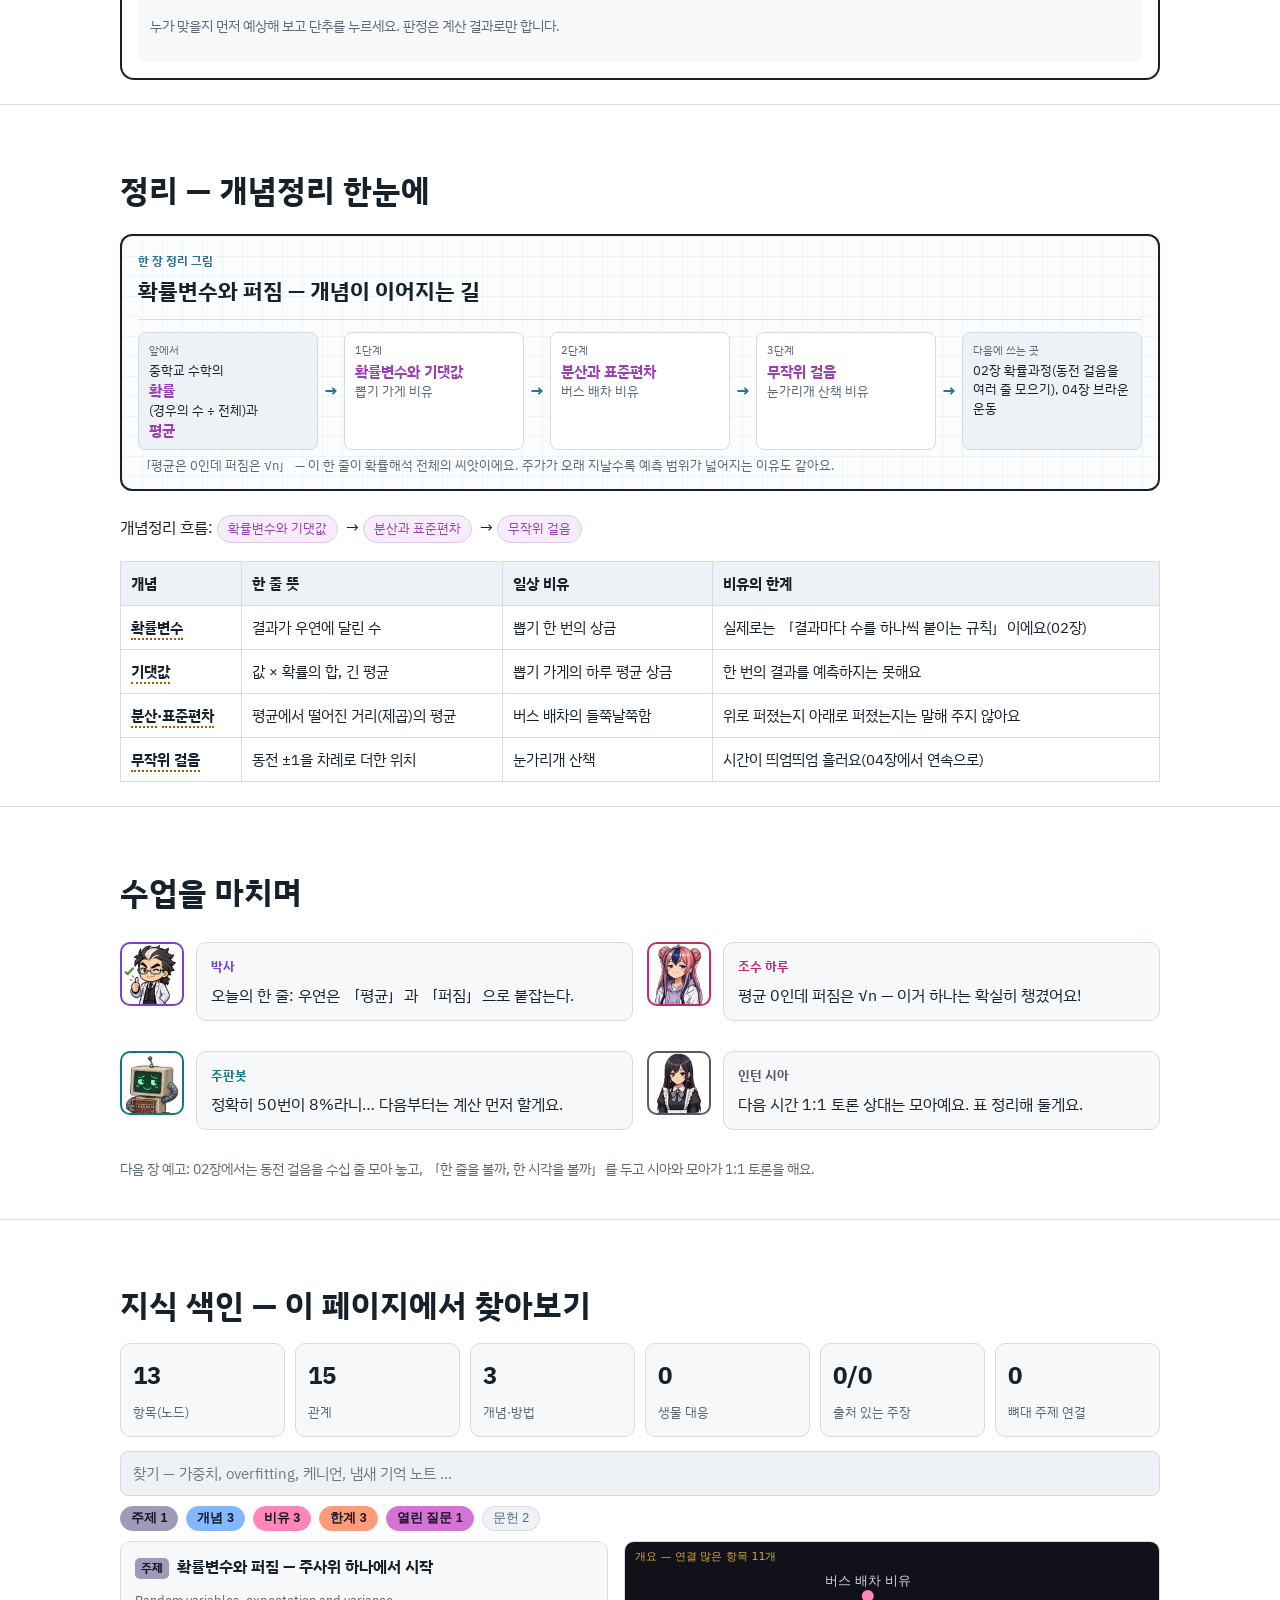
<file: 01_random_variables.html>
<!DOCTYPE html><html lang="ko"><head>
<meta charset="utf-8">
<meta name="viewport" content="width=device-width, initial-scale=1, viewport-fit=cover">
<title>01 확률변수와 퍼짐 — 주사위 하나에서 시작 — 확률해석 교실 — 불확실한 세상의 미적분</title>
<meta name="description" content="던질 때마다 결과가 다른 주사위를, 어떻게 숫자 몇 개로 설명할 수 있을까?">
<meta property="og:title" content="01 확률변수와 퍼짐 — 주사위 하나에서 시작 — 확률해석 교실 — 불확실한 세상의 미적분">
<meta property="og:description" content="던질 때마다 결과가 다른 주사위를, 어떻게 숫자 몇 개로 설명할 수 있을까?">
<meta property="og:type" content="article">
<meta property="og:image" content="img/og/og_01.webp">
<link rel="preconnect" href="https://fonts.googleapis.com"><link rel="preconnect" href="https://fonts.gstatic.com" crossorigin>
<link href="https://fonts.googleapis.com/css2?family=IBM+Plex+Sans+KR:wght@400;500;700&display=swap" rel="stylesheet">
<link rel="stylesheet" href="assets/lab.css">
<!-- px-fix v1 --><style id="px-fix">img{image-rendering:auto!important}</style><script id="px-fix-js">(function(){var R=window.ResizeObserver;function f(i){var n=i.naturalWidth,w=i.getBoundingClientRect().width;if(!n||!w)return;var s=w*(window.devicePixelRatio||1)/n;i.style.setProperty("image-rendering",s>=1.95?"pixelated":"auto","important")}var ro=R?new R(function(es){es.forEach(function(e){f(e.target)})}):null;function a(i){if(i.__px)return;i.__px=1;i.addEventListener("load",function(){f(i)});if(ro)ro.observe(i);f(i)}function all(r){(r||document).querySelectorAll&&(r||document).querySelectorAll("img").forEach(a)}function go(){all();if(window.MutationObserver)new MutationObserver(function(ms){ms.forEach(function(m){m.addedNodes.forEach(function(n){if(n.nodeType!==1)return;if(n.tagName==="IMG")a(n);else all(n)})})}).observe(document.documentElement,{childList:true,subtree:true});window.addEventListener("resize",function(){document.querySelectorAll("img").forEach(f)})}if(document.readyState==="loading")document.addEventListener("DOMContentLoaded",go);else go()})();</script><!-- /px-fix -->
</head><body>
<nav class="top" aria-label="이 페이지 목차"><a class="logo" href="index.html">확률해석 교실</a><a href="#three">3줄 요약</a><a href="#class">수업</a><a href="#map">큰 그림</a><a href="#lv1">1단계</a><a href="#lv2">2단계</a><a href="#lv3">3단계</a><a href="#ai">AI 판단</a><a href="#duel">대결</a><a href="#sum">정리</a><a href="#kg">색인</a><a href="#export">꾸러미</a></nav><div id="prog"></div>
<div class="cover has-img" id="top"><img class="cimg" src="img/cover/cover_01.webp" width="1920" height="1080" alt="확률변수와 퍼짐 — 주사위 하나에서 시작 표지 — 박사, 초파리 연구원, 주판봇, 조수 하루"><div class="ctext"><span class="no">기둥 1 · 무작위를 기록하는 법 · 01장</span><h1>확률변수와 퍼짐 — 주사위 하나에서 시작</h1><p>결과가 매번 다른 수를 「평균」과 「퍼짐」 두 숫자로 붙잡는 법</p></div></div>
<header class="hero"><div class="wrap">
<div class="kicker">기둥 1 · 무작위를 기록하는 법 · 01장 · 오늘의 수업: 첫 강의 + 쪽지시험 · 기본 과정 · 난이도 입문 ●○○ · 본편 약 20분</div>
<h1>확률변수와 퍼짐 — 주사위 하나에서 시작</h1>
<p class="q">핵심 질문 — 던질 때마다 결과가 다른 주사위를, 어떻게 숫자 몇 개로 설명할 수 있을까?</p>
<p>확률해석은 「매번 결과가 달라지는 것」을 다루는 수학이에요. 그 출발점은 주사위 하나입니다. 결과가 우연에 달린 수를 <span class="jt" data-t="확률변수" data-d="결과가 우연에 달린 수. 주사위 눈, 내일 기온처럼 해 보기 전에는 값을 모른다.">확률변수</span>라고 부르고, 그 수를 <span class="jt" data-t="기댓값" data-d="값 × 확률을 모두 더한 것. 오래 반복했을 때의 평균.">기댓값</span>(평균)과 <span class="jt" data-t="분산" data-d="평균에서 떨어진 거리를 제곱해 평균 낸 것. 퍼짐의 크기.">분산</span>(퍼짐) 두 숫자로 요약하는 법부터 배워요.</p>
<div class="kpis"><div class="kpi g"><b>3.5</b><span>주사위 눈의 기댓값 (1+2+…+6)÷6</span></div><div class="kpi m"><b>2.92</b><span>주사위 눈의 분산</span></div><div class="kpi a"><b>±1</b><span>동전 한 번에 움직이는 걸음</span></div><div class="kpi r"><b>8%</b><span>동전 100번에 앞면이 정확히 50번일 확률</span></div></div>
<p class="note">숫자 요약은 이 장의 예시 계산에서 나온 값입니다(실제 데이터가 아닌 설명용 값).</p>
<div class="say" data-who="doc"><img class="who" data-who="doc" data-mood="front" alt="" aria-hidden="true"><div><b class="name">박사</b><p>확률해석 교실 첫 시간입니다. 오늘은 주사위와 동전만 있으면 돼요. 행렬도 벡터도 안 나옵니다.</p></div></div><div class="say" data-who="asst"><img class="who" data-who="asst" data-mood="sigh" alt="" aria-hidden="true"><div><b class="name">조수 하루</b><p>확률…해석이요? 이름이 벌써 무거워요. 저 따라갈 수 있을까요?</p></div></div>
</div></header>
<div class="wrap"><div class="three" id="three"><h2>처음 오신 분께 — 이 페이지를 3줄로</h2><ol>
<li><b>무엇을:</b> 결과가 우연에 달린 수(확률변수)를 평균(기댓값)과 퍼짐(분산·표준편차) 두 숫자로 요약하고, 동전 걸음 한 줄로 「시간에 따라 변하는 우연」을 처음 만나 봅니다.</li><li><b>왜 중요한가:</b> 이 두 숫자는 마지막 장까지 계속 쓰여요. 브라운 운동의 퍼짐(√t), 마팅게일의 평균, 이토 공식의 덤이 모두 평균과 분산으로 설명돼요.</li><li><b>생활·현장에서는:</b> 보험료(평균 사고비), 주가 위험(퍼짐), 배달 도착 시간 예측(평균 ± 퍼짐)이 모두 이 두 숫자로 시작해요.</li></ol>
<p class="note">행렬·벡터, 복잡한 공식을 몰라도 됩니다. 그림을 움직여 보고, 밑줄 친 말을 누르면 뜻이 나옵니다.</p>
<details><summary>영어 기호·약어 풀이 (펼치기)</summary><ul><li><b>X</b> — 확률변수 — 결과가 우연에 달린 수</li><li><b>E[X]</b> — 기댓값(Expectation) — 오래 반복했을 때의 평균</li><li><b>Var(X)</b> — 분산(Variance) — 평균에서 떨어진 거리 제곱의 평균</li><li><b>σ (시그마)</b> — 표준편차 — 분산의 제곱근</li></ul></details>
</div><figure class="infog" id="infog"><div class="ihead"><span>한눈에 보기 · 원자료 인포그래픽 한국어판</span><b>확률변수 — 우연을 평균과 퍼짐으로</b></div><div class="ibody"><div class="icards"><div class="ic"><b class="n">1</b><div><b>확률변수</b><p>결과가 우연에 달린 수. 시각 하나를 고정한 Xₜ도 확률변수예요(원자료 「Fix t → random variable」).</p></div></div><div class="ic"><b class="n">2</b><div><b>기댓값과 분산</b><p>기댓값 = 값 × 확률의 합(긴 평균), 분산 = 평균에서 떨어진 거리 제곱의 평균, 표준편차 = √분산.</p></div></div><div class="ic"><b class="n">3</b><div><b>무작위 걸음</b><p>동전 ±1을 더해 가면 평균 0, 분산 n. 퍼짐은 √n — 이 시리즈 전체의 씨앗.</p></div></div></div><div class="idia"><svg viewBox="0 0 320 240" width="100%" role="img" aria-label="주사위 눈 막대와 평균이 3.5로 모이는 그래프" style="max-width:420px;font-family:inherit"><line x1="30" y1="20" x2="30" y2="190" stroke="#16212b" stroke-width="1.5"/><line x1="30" y1="190" x2="160" y2="190" stroke="#16212b" stroke-width="1.5"/><rect x="38" y="70" width="14" height="120" fill="#2f6f8f" opacity=".7"/><text x="45.0" y="206.0" font-size="11" fill="#5b6874" font-weight="400" text-anchor="middle">1</text><rect x="58" y="70" width="14" height="120" fill="#2f6f8f" opacity=".7"/><text x="65.0" y="206.0" font-size="11" fill="#5b6874" font-weight="400" text-anchor="middle">2</text><rect x="78" y="70" width="14" height="120" fill="#2f6f8f" opacity=".7"/><text x="85.0" y="206.0" font-size="11" fill="#5b6874" font-weight="400" text-anchor="middle">3</text><rect x="98" y="70" width="14" height="120" fill="#2f6f8f" opacity=".7"/><text x="105.0" y="206.0" font-size="11" fill="#5b6874" font-weight="400" text-anchor="middle">4</text><rect x="118" y="70" width="14" height="120" fill="#2f6f8f" opacity=".7"/><text x="125.0" y="206.0" font-size="11" fill="#5b6874" font-weight="400" text-anchor="middle">5</text><rect x="138" y="70" width="14" height="120" fill="#2f6f8f" opacity=".7"/><text x="145.0" y="206.0" font-size="11" fill="#5b6874" font-weight="400" text-anchor="middle">6</text><text x="95.0" y="226.0" font-size="12" fill="#5b6874" font-weight="700" text-anchor="middle">눈마다 1/6</text><line x1="190" y1="20" x2="190" y2="190" stroke="#16212b" stroke-width="1.5"/><line x1="190" y1="190" x2="300" y2="190" stroke="#16212b" stroke-width="1.5"/><line x1="190" y1="105.0" x2="300" y2="105.0" stroke="#13733a" stroke-dasharray="5 4" stroke-width="2"/><path d="M191.8 156.0 L193.7 105.0 L195.5 88.0 L197.3 105.0 L199.2 108.4 L201.0 99.3 L202.8 97.7 L204.7 88.0 L206.5 84.2 L208.3 94.8 L210.2 91.1 L212.0 99.3 L213.8 98.5 L215.7 100.1 L217.5 97.1 L219.3 100.8 L221.2 104.0 L223.0 99.3 L224.8 98.7 L226.7 96.5 L228.5 94.5 L230.3 94.2 L232.2 93.9 L234.0 90.8 L235.8 93.4 L237.7 95.8 L239.5 93.0 L241.3 95.3 L243.2 93.9 L245.0 93.7 L246.8 91.3 L248.7 94.4 L250.5 92.1 L252.3 95.0 L254.2 96.7 L256.0 95.6 L257.8 98.1 L259.7 98.7 L261.5 101.1 L263.3 101.6 L265.2 101.3 L267.0 100.1 L268.8 98.3 L270.7 98.0 L272.5 96.3 L274.3 96.1 L276.2 96.0 L278.0 94.4 L279.8 93.6 L281.7 93.4 L283.5 94.7 L285.3 95.2 L287.2 97.0 L289.0 98.7 L290.8 99.7 L292.7 99.5 L294.5 100.5 L296.3 100.9 L298.2 99.5 L300.0 99.3" fill="none" stroke="#c9302c" stroke-width="1.8"/><text x="245.0" y="226.0" font-size="12" fill="#13733a" font-weight="700" text-anchor="middle">평균 → 3.5</text></svg><figcaption>왼쪽: 눈마다 확률 1/6 · 오른쪽: 던질수록 평균이 3.5에 모임</figcaption></div></div><p class="note">원자료(영어) 그림 02번을 한국어로 다시 그렸어요. 원자료에서 바로잡은 곳은 이 그림에 이미 반영했어요.</p></figure></div>
<section class="level" id="cast"><div class="wrap"><h2>등장인물 — 선생님 1명, 조교 2명, 수강생 6명</h2>
<div class="cast"><div><img class="" data-who="doc" data-mood="front" alt="" aria-hidden="true"><div><span class="role">선생님</span><b>박사</b><span>목소리는 크지만 판단은 계산대로. 막히는 곳에서 꼭 멈춰 줍니다.</span></div></div><div><img class="" data-who="fly" data-mood="magnify" alt="" aria-hidden="true"><div><span class="role">조교 (의심 담당)</span><b>초파리 연구원</b><span>작지만 날카롭다. &quot;정말 그래?&quot; 하고 모의실험부터 돌려 봅니다.</span></div></div><div><img class="" data-who="robo" data-mood="calc" alt="" aria-hidden="true"><div><span class="role">조교 (확신 담당)</span><b>주판봇</b><span>빠른 계산이 자랑. 가끔 보통 미적분 습관대로 너무 빨리 확신합니다.</span></div></div><div><img class="" data-who="sia" data-mood="e13" alt="" aria-hidden="true"><div><span class="role">수강생 · 1조</span><b>인턴 시아</b><span>조용하고 꼼꼼한 정리 담당. 표로 정리하면 마음이 놓인다.</span></div></div><div><img class="" data-who="moa" data-mood="e13" alt="" aria-hidden="true"><div><span class="role">수강생 · 2조</span><b>인턴 모아</b><span>상냥하고 잘 웃는다. 발표와 응원 목소리가 제일 크다.</span></div></div><div><img class="" data-who="asst" data-mood="e13" alt="" aria-hidden="true"><div><span class="role">수강생 · 1조</span><b>조수 하루</b><span>수식이 나오면 손을 번쩍 드는 질문 담당. 처음 오신 분의 눈높이.</span></div></div><div><img class="" data-who="x1" data-mood="e13" alt="" aria-hidden="true"><div><span class="role">수강생 · 1조</span><b>미공개 X1</b><span>정체는 비밀. 짧고 엉뚱한 질문을 던진다.</span></div></div><div><img class="" data-who="x2" data-mood="e13" alt="" aria-hidden="true"><div><span class="role">수강생 · 2조</span><b>미공개 X2</b><span>정체는 비밀. 조용히 그래프를 그려 온다.</span></div></div><div><img class="" data-who="x3" data-mood="e13" alt="" aria-hidden="true"><div><span class="role">수강생 · 2조</span><b>미공개 X3</b><span>정체는 비밀. 동전 던지기와 숫자 세기를 좋아한다.</span></div></div></div>
<h3>용어 별명 카드 — 어려운 이름은 별명으로 기억하세요</h3><div class="nick"><div><span class="role">원래 이름: 확률변수</span><b>뽑기 한 번</b><span>결과가 우연에 달린 수</span></div><div><span class="role">원래 이름: 기댓값</span><b>긴 평균</b><span>값 × 확률의 합, 오래 하면 모이는 평균</span></div><div><span class="role">원래 이름: 분산 · 표준편차</span><b>들쭉날쭉 지수</b><span>평균에서 얼마나 흩어졌나</span></div><div><span class="role">원래 이름: 무작위 걸음</span><b>눈가리개 산책</b><span>동전 ±1을 차례로 더한 위치</span></div></div>
<p class="note">이 페이지 사용법: 밑줄 친 말을 누르면 뜻이 나옵니다(Esc로 닫기). 단계마다 그림을 직접 움직여 보고, 끝의 확인 퀴즈로 점검하세요. 앞 장: <a href="index.html">오리엔테이션</a></p>
</div></section>
<section class="level" id="class"><div class="wrap"><h2>오늘의 수업 — 첫 강의 + 쪽지시험</h2>
<div class="klass"><span class="fmt">첫 강의 + 쪽지시험</span><p>박사가 짧게 강의하고, 단계마다 수강생이 그림을 직접 움직여 본 뒤 마지막에 확인 퀴즈(쪽지시험)를 풉니다.</p><div class="groups"><div><img class="" data-who="sia" data-mood="e13" alt="" aria-hidden="true"><img class="" data-who="asst" data-mood="e13" alt="" aria-hidden="true"><img class="" data-who="x1" data-mood="e13" alt="" aria-hidden="true"> <b>1조 「동전조」</b> 시아 · 하루 · X1</div><div><img class="" data-who="moa" data-mood="e13" alt="" aria-hidden="true"><img class="" data-who="x2" data-mood="e13" alt="" aria-hidden="true"><img class="" data-who="x3" data-mood="e13" alt="" aria-hidden="true"> <b>2조 「주사위조」</b> 모아 · X2 · X3</div></div><ol><li>박사의 10분 강의: 「우연도 평균은 안정적이다」</li><li>수강생 6명이 주사위·게임·동전 실험을 돌리고 짝에게 결과 말하기</li><li>조교 대결 관람 — 동전 100번에 앞면 정확히 50번?</li><li>쪽지시험: 단계별 확인 퀴즈 + AI 판단 코너</li></ol></div>
<div class="talk"><div class="say" data-who="moa"><img class="who" data-who="moa" data-mood="cheer" alt="" aria-hidden="true"><div><b class="name">인턴 모아</b><p>첫 수업이니까 맨 앞자리요! 1조 동전조, 2조 주사위조 화이팅!</p></div></div><div class="say" data-who="x3"><img class="who" data-who="x3" data-mood="e16" alt="" aria-hidden="true"><div><b class="name">미공개 X3</b><p>…주사위는 제가 가져왔어요. 열두 개.</p></div></div></div></div></section>
<section class="level" id="why"><div class="wrap"><h2>왜 이 주제를 배우나</h2><div class="steps"><div><b class="n">1</b><b>우연을 숫자로 말하려고</b><p>「내일 주가는 모른다」로 끝내지 않고 「평균은 이 정도, 흔들림은 이 정도」로 말하려면 기댓값과 분산이 필요해요.</p></div><div><b class="n">2</b><b>뒤의 모든 장이 이 두 숫자를 쓰려고</b><p>04장 브라운 운동은 「평균 0, 분산 t」, 06장 마팅게일은 「미래 평균 = 지금」, 08장 이토 공식은 「분산이 만드는 덤」으로 요약돼요.</p></div><div><b class="n">3</b><b>시간을 더하려고</b><p>동전 한 번은 확률변수 하나지만, 여러 번 던져 위치를 기록하면 시간에 따라 변하는 우연(02장 확률과정)이 됩니다.</p></div></div></div></section>
<section class="level" id="map"><div class="wrap"><h2>큰 그림 — 지금 어디쯤 있나</h2>
<div class="map3"><div><small>앞에서 배운 것</small>중학교 수학의 <b>확률</b>(경우의 수 ÷ 전체)과 <b>평균</b></div><i aria-hidden="true">→</i><div class="now"><small>이번 장</small><b>확률변수 · 기댓값 · 분산</b> → 동전 걸음</div><i aria-hidden="true">→</i><div><small>다음에 쓰는 곳</small>02장 확률과정(동전 걸음을 여러 줄 모으기), 04장 브라운 운동</div></div>
<div class="recap"><b>30초 복습 — 확률</b><br>「일어날 경우의 수 ÷ 전체 경우의 수」예요. 주사위에서 3이 나올 확률은 1/6. 모든 결과의 확률을 더하면 늘 1이에요.</div><p>이번 장의 단어 세 개(확률변수, 기댓값, 분산)는 마지막 장까지 계속 나와요. 처음엔 다 기억 못 해도 괜찮아요. 밑줄을 누르면 언제든 뜻이 다시 나옵니다.</p></div></section>
<section class="level" id="lv1"><div class="wrap"><div class="lvhead"><div class="hex" aria-hidden="true">1</div><div><h2>1단계 · 확률변수와 기댓값 — 오래 던지면 평균은 3.5</h2><span class="tag nn">방법: 확률 가중 평균</span><span class="tag fly">일상: 주사위 상금</span></div></div><div class="say" data-who="doc"><img class="who" data-who="doc" data-mood="board" alt="" aria-hidden="true"><div><b class="name">박사</b><p><b>상황 질문</b> — 주사위를 던져 나온 눈만큼 상금을 주는 놀이가 있어요. 한 판 하려면 얼마를 내는 게 공평할까요?</p></div></div><div class="twobox"><div class="whybox"><h3>왜 이 방법을 쓰나</h3><ol><li><b>문제 상황:</b> 결과가 매번 달라도 「보통 얼마쯤」을 말하고 싶어요.</li><li><b>앞 방법의 한계:</b> 한두 번 던진 결과로 정하면 운에 따라 들쭉날쭉해요.</li><li><b>해법:</b> 나올 수 있는 값마다 확률을 곱해 더한 「기댓값」을 써요. 오래 반복한 평균이 그 값에 모여요.</li></ol><div class="easy"><b>쉽게 말하면</b> — 많이 던질수록 평균은 한 숫자로 가라앉는다.</div></div><div class="mathbox"><h3>수학 수식을 어려워하는 조수가 대신 물어봅니다</h3><div class="say" data-who="asst"><img class="who" data-who="asst" data-mood="shock" alt="" aria-hidden="true"><div><b class="name">조수 하루 (수강생)</b><p>E[X]라는 글자가 무서워요. E는 뭐고 대괄호는 왜 있어요?</p></div></div><p><b>학교 수학으로 보면:</b> 중학교 「평균」과 같아요. 다만 자료 대신 「확률」을 무게로 써서 평균을 내요.</p><table class="sym"><thead><tr><th>식 조각</th><th>읽는 법</th><th>뜻</th></tr></thead><tbody><tr><td>X</td><td>엑스</td><td>주사위 눈처럼 결과가 우연에 달린 수(확률변수)</td></tr><tr><td>P(X = 3)</td><td>엑스가 3일 확률</td><td>주사위에서는 1/6</td></tr><tr><td>E[X]</td><td>이 엑스(엑스의 기댓값)</td><td>값 × 확률을 모두 더한 것. 오래 반복한 평균</td></tr></tbody></table><div class="tryit"><b>숫자로 한 번 해 보기</b><p>E[X] = 1×1/6 + 2×1/6 + 3×1/6 + 4×1/6 + 5×1/6 + 6×1/6</p><p>= (1 + 2 + 3 + 4 + 5 + 6) ÷ 6 = 21 ÷ 6 = 3.5</p><p>한 판에 3.5원을 내면 오래 했을 때 이득도 손해도 없어요</p></div><div class="say" data-who="asst"><img class="who" data-who="asst" data-mood="spark" alt="" aria-hidden="true"><div><b class="name">조수 하루 (수강생)</b><p>3.5는 주사위에 없는 눈인데도 평균은 3.5구나. 「한 번의 결과」가 아니라 「오래 했을 때의 평균」이라서요!</p></div></div></div></div><div class="pair"><div><span class="tag fly">일상으로 치면</span><img class="scene" loading="lazy" src="img/scene/scene_01_lv1.webp" width="1200" height="800" alt="뽑기 가게 비유 장면 그림"><p>놀이공원 뽑기에서 한 번은 꽝, 한 번은 대박이어도, 하루 종일 지켜보면 손님 한 명이 받는 평균 상금은 거의 일정해요. 가게 주인은 그 평균으로 가격을 정해요.</p></div><div><span class="tag nn">확률해석에서는</span><p>결과가 우연에 달린 수를 <span class="jt" data-t="확률변수" data-d="결과가 우연에 달린 수. 주사위 눈, 내일 기온처럼 해 보기 전에는 값을 모른다.">확률변수</span> X라 하고, 값 × 확률의 합을 <span class="jt" data-t="기댓값" data-d="값 × 확률을 모두 더한 것. 오래 반복했을 때의 평균.">기댓값</span> E[X]라 해요. 많이 반복한 평균은 E[X]에 모여요(큰 수의 법칙).</p></div></div><div class="talk"><div class="say" data-who="doc"><img class="who" data-who="doc" data-mood="board" alt="" aria-hidden="true"><div><b class="name">박사</b><p>「10번 던지기」와 「1000번 던지기」를 눌러 보세요. 평균 그래프가 어떻게 달라지나요?</p></div></div><div class="say" data-who="robo"><img class="who" data-who="robo" data-mood="coin" alt="" aria-hidden="true"><div><b class="name">주판봇</b><p>10번만 던져도 충분해요. 평균은 금방 3.5가 나와요!</p></div></div><div class="say" data-who="fly"><img class="who" data-who="fly" data-mood="point" alt="" aria-hidden="true"><div><b class="name">초파리 연구원</b><p>10번은 들쭉날쭉해. 1000번까지 눌러 보고 빨간 선을 봐.</p></div></div></div><div class="panel"><div class="ptitle">주사위 실험 — 던질수록 평균이 어디로 가나</div><div data-w="dice" data-o="{}"></div></div><div class="explain"><h3>풀이 — 한 걸음씩</h3><ol><li>처음 몇 번은 평균이 2점대, 4점대를 오가며 크게 흔들려요.</li><li>100번, 1000번을 넘기면 빨간 선이 초록 점선 3.5 둘레에 붙어요.</li><li>막대 6개 높이도 점점 비슷해져요. 눈마다 확률이 1/6로 같기 때문이에요.</li><li>기댓값 3.5는 「한 번의 예측」이 아니라 「긴 평균의 목적지」예요.</li></ol><div class="lim"><b>이 단계의 한계</b> — 기댓값은 「보통 얼마쯤」만 알려 줘요. 결과가 평균에서 얼마나 멀리 흩어지는지는 말해 주지 않아요. 다음 단계의 분산이 그 일을 맡아요.</div><div class="interp"><b>박사의 해석</b> — 보험료, 복권 가격, 게임 아이템 확률이 모두 「값 × 확률의 합」으로 정해져요. 기댓값을 보면 그 놀이가 공평한지부터 판단할 수 있어요.</div></div><div class="rest">대괄호 E[ ]가 낯설어도 괜찮아요. 「괄호 안 것의 긴 평균」이라고 읽으면 이 시리즈 끝까지 충분합니다.</div><details><summary>원자료 인포그래픽 보기 (영어 그림)</summary><p class="note">원자료 1번 주제 「Stochastic processes」의 오른쪽 분포 그림이 바로 이 확률변수 하나의 모습이에요. 02장에서 자세히 봐요.</p><img loading="lazy" src="img/source/src02.webp" width="1000" height="1000" alt="확률과정 인포그래픽 — 시각을 고정하면 확률변수 하나의 분포가 된다"></details><div class="quiz" data-quiz="q1"></div></div></section>
<section class="level" id="lv2"><div class="wrap"><div class="lvhead"><div class="hex" aria-hidden="true">2</div><div><h2>2단계 · 분산과 표준편차 — 같은 평균, 다른 퍼짐</h2><span class="tag nn">방법: 거리 제곱의 평균</span><span class="tag fly">일상: 두 가지 게임</span></div></div><div class="say" data-who="doc"><img class="who" data-who="doc" data-mood="board" alt="" aria-hidden="true"><div><b class="name">박사</b><p><b>상황 질문</b> — 두 게임의 평균 상금이 똑같이 5원이에요. 그래도 어느 게임이 더 「무서운지」 숫자로 말할 수 있을까요?</p></div></div><div class="twobox"><div class="whybox"><h3>왜 이 방법을 쓰나</h3><ol><li><b>문제 상황:</b> 평균이 같은 두 우연을 구별하고 싶어요.</li><li><b>앞 방법의 한계:</b> 기댓값만으로는 「늘 5원 근처」와 「0원 아니면 10원」을 구별 못 해요.</li><li><b>해법:</b> 평균에서 떨어진 거리를 제곱해 평균 낸 「분산」, 그 제곱근인 「표준편차」로 퍼짐을 재요.</li></ol><div class="easy"><b>쉽게 말하면</b> — 평균이 「어디쯤」이라면, 표준편차는 「얼마나 흩어져서」.</div></div><div class="mathbox"><h3>수학 수식을 어려워하는 조수가 대신 물어봅니다</h3><div class="say" data-who="asst"><img class="who" data-who="asst" data-mood="shock" alt="" aria-hidden="true"><div><b class="name">조수 하루 (수강생)</b><p>거리를 왜 굳이 제곱해요? 그냥 더하면 안 돼요?</p></div></div><p><b>학교 수학으로 보면:</b> 중학교 3학년 통계의 「분산과 표준편차」 그대로예요. 그냥 더하면 위(+)와 아래(−)가 지워져서 0이 되거든요.</p><table class="sym"><thead><tr><th>식 조각</th><th>읽는 법</th><th>뜻</th></tr></thead><tbody><tr><td>X − E[X]</td><td>엑스 빼기 평균</td><td>평균에서 얼마나 떨어졌나(편차)</td></tr><tr><td>Var(X)</td><td>배리언스 엑스(분산)</td><td>편차 제곱의 기댓값 E[(X − E[X])²]</td></tr><tr><td>σ = √Var(X)</td><td>시그마는 루트 분산</td><td>표준편차. 원래 단위(원)로 돌아온 퍼짐</td></tr></tbody></table><div class="tryit"><b>숫자로 한 번 해 보기</b><p>게임 B 상금 0, 5, 10 (확률 각 1/3), 평균 5</p><p>편차 −5, 0, +5 → 그냥 더하면 0 (쓸모없음)</p><p>제곱 25, 0, 25 → 평균 50 ÷ 3 ≈ 16.67 = 분산</p><p>표준편차 √16.67 ≈ 4.08원. 게임 A(4, 5, 6)는 √0.67 ≈ 0.82원</p></div><div class="say" data-who="asst"><img class="who" data-who="asst" data-mood="spark" alt="" aria-hidden="true"><div><b class="name">조수 하루 (수강생)</b><p>제곱하면 음수가 사라지고, 루트를 씌우면 다시 「원」 단위로 돌아오네요. 이건 외울 필요 없이 이해되네요.</p></div></div></div></div><div class="pair"><div><span class="tag fly">일상으로 치면</span><img class="scene" loading="lazy" src="img/scene/scene_01_lv2.webp" width="1200" height="800" alt="버스 배차 비유 장면 그림"><p>버스 두 대가 평균 10분마다 와요. 한 대는 늘 9~11분, 다른 한 대는 2분 만에 오기도 하고 18분이 걸리기도 해요. 평균은 같아도 기다리는 사람 마음은 전혀 달라요.</p></div><div><span class="tag nn">확률해석에서는</span><p>평균에서 떨어진 거리 제곱의 평균이 <span class="jt" data-t="분산" data-d="평균에서 떨어진 거리를 제곱해 평균 낸 것. 퍼짐의 크기.">분산</span>, 그 제곱근이 <span class="jt" data-t="표준편차" data-d="분산의 제곱근. 원래 단위로 돌아온 퍼짐의 크기.">표준편차</span>예요. 확률해석에서 「흔들림의 크기」는 늘 이 숫자로 잽니다.</p></div></div><div class="talk"><div class="say" data-who="doc"><img class="who" data-who="doc" data-mood="board" alt="" aria-hidden="true"><div><b class="name">박사</b><p>게임 A와 B를 번갈아 눌러 보세요. 평균선은 그대로인데 무엇이 바뀌나요?</p></div></div><div class="say" data-who="robo"><img class="who" data-who="robo" data-mood="chart" alt="" aria-hidden="true"><div><b class="name">주판봇</b><p>평균이 같으면 같은 게임이죠. 저는 아무거나 할래요.</p></div></div><div class="say" data-who="fly"><img class="who" data-who="fly" data-mood="magnify" alt="" aria-hidden="true"><div><b class="name">초파리 연구원</b><p>빨간 막대 길이를 봐. B는 평균에서 훨씬 멀리 떨어져 있어.</p></div></div></div><div class="panel"><div class="ptitle">같은 평균, 다른 퍼짐 — 분산 계산판</div><div data-w="spread" data-o="{&quot;g&quot;: &quot;B&quot;}"></div></div><div class="explain"><h3>풀이 — 한 걸음씩</h3><ol><li>두 게임 모두 상금 평균은 5원(초록 점선)이에요.</li><li>게임 A는 평균에서 1원씩만 떨어져요: 분산 0.67, 표준편차 0.82원.</li><li>게임 B는 5원씩 떨어져요: 분산 16.67, 표준편차 4.08원.</li><li>표준편차가 5배 크면 「무서움」(위험)도 그만큼 크다고 읽어요.</li></ol><div class="lim"><b>이 단계의 한계</b> — 분산은 「얼마나 흩어졌나」만 말하고, 위로 흩어졌는지 아래로 흩어졌는지(모양)는 말하지 않아요. 여기서는 평균과 퍼짐 두 숫자로 단순하게 봤어요.</div><div class="interp"><b>박사의 해석</b> — 금융에서 「위험」은 대개 표준편차를 뜻해요. 같은 기대 수익이면 표준편차가 작은 쪽이 안전한 투자예요. 04장부터는 이 표준편차가 시간에 따라 어떻게 커지는지 봐요.</div></div><div class="quiz" data-quiz="q2"></div></div></section>
<section class="level" id="lv3"><div class="wrap"><div class="lvhead"><div class="hex" aria-hidden="true">3</div><div><h2>3단계 · 동전 걸음 — 우연이 시간 위를 걷다</h2><span class="tag nn">방법: 무작위 걸음</span><span class="tag fly">일상: 갈림길 산책</span></div></div><div class="say" data-who="doc"><img class="who" data-who="doc" data-mood="board" alt="" aria-hidden="true"><div><b class="name">박사</b><p><b>상황 질문</b> — 갈림길마다 동전을 던져 앞면이면 오른쪽, 뒷면이면 왼쪽으로 가는 산책을 해요. 10번 뒤 나는 어디쯤 있을까요?</p></div></div><div class="twobox"><div class="whybox"><h3>왜 이 방법을 쓰나</h3><ol><li><b>문제 상황:</b> 우연이 「시간에 따라」 쌓이는 모습을 보고 싶어요.</li><li><b>앞 방법의 한계:</b> 주사위 한 번은 결과 하나뿐이라 「흘러가는 우연」을 담지 못해요.</li><li><b>해법:</b> 동전 한 번마다 +1 또는 −1씩 움직이며 위치를 기록해요. 이것을 무작위 걸음이라 불러요.</li></ol><div class="easy"><b>쉽게 말하면</b> — 한 걸음은 동전 하나, 길은 동전 여러 개의 합.</div></div><div class="mathbox"><h3>수학 수식을 어려워하는 조수가 대신 물어봅니다</h3><div class="say" data-who="asst"><img class="who" data-who="asst" data-mood="shock" alt="" aria-hidden="true"><div><b class="name">조수 하루 (수강생)</b><p>S₁₀ 같은 아래 첨자는 왜 붙어요?</p></div></div><p><b>학교 수학으로 보면:</b> 수열 aₙ의 아래 첨자와 같아요. S₁₀은 「10번째 걸음 뒤 위치」라는 이름표예요.</p><table class="sym"><thead><tr><th>식 조각</th><th>읽는 법</th><th>뜻</th></tr></thead><tbody><tr><td>ξᵢ</td><td>크시 아이</td><td>i번째 동전 결과: 앞면 +1, 뒷면 −1</td></tr><tr><td>Sₙ = ξ₁ + … + ξₙ</td><td>에스 엔</td><td>n번 던진 뒤 위치(합)</td></tr><tr><td>E[Sₙ] = 0, Var(Sₙ) = n</td><td>평균 0, 분산 엔</td><td>평균은 늘 제자리, 퍼짐(분산)은 걸음 수만큼 커짐</td></tr></tbody></table><div class="tryit"><b>숫자로 한 번 해 보기</b><p>한 걸음 ξ: 평균 (+1)×½ + (−1)×½ = 0, 분산 1²×½ + 1²×½ = 1</p><p>서로 영향 없는 걸음의 분산은 더해져요 → 4걸음 뒤 분산 4, 표준편차 2</p><p>4걸음 끝 위치: −4, −2, 0, 2, 4의 확률 1/16, 4/16, 6/16, 4/16, 1/16</p><p>0이 가장 흔하지만 6/16 = 37.5%뿐이에요</p></div><div class="say" data-who="asst"><img class="who" data-who="asst" data-mood="spark" alt="" aria-hidden="true"><div><b class="name">조수 하루 (수강생)</b><p>평균은 계속 0인데 퍼짐은 걸음 수만큼 커지는구나. 4걸음이면 표준편차 2, 100걸음이면 10!</p></div></div></div></div><div class="pair"><div><span class="tag fly">일상으로 치면</span><p>술래잡기하다 눈을 가린 친구가 한 걸음씩 아무렇게나 움직이면, 평균적으로는 제자리지만 시간이 갈수록 출발점에서 멀리 떨어져 있을 가능성이 커져요.</p></div><div><span class="tag nn">확률해석에서는</span><p>동전 결과 ξᵢ를 차례로 더한 Sₙ을 <span class="jt" data-t="무작위 걸음" data-d="동전 결과(+1 또는 −1)를 차례로 더해 가는 위치. 랜덤 워크.">무작위 걸음</span>이라 해요. 시간마다 값이 하나씩 정해지는 확률변수의 줄, 즉 02장의 <span class="jt" data-t="확률과정" data-d="시간마다 확률변수가 하나씩 있는 모음. 02장의 주제.">확률과정</span>의 첫 예예요.</p></div></div><div class="talk"><div class="say" data-who="doc"><img class="who" data-who="doc" data-mood="board" alt="" aria-hidden="true"><div><b class="name">박사</b><p>「10번」을 네 번 눌러 40걸음 뒤 위치를 보세요. 그리고 「새 경로」로 다시.</p></div></div><div class="say" data-who="robo"><img class="who" data-who="robo" data-mood="calc" alt="" aria-hidden="true"><div><b class="name">주판봇</b><p>평균이 0이니까 40걸음 뒤에도 0 근처에 있을 거예요!</p></div></div><div class="say" data-who="fly"><img class="who" data-who="fly" data-mood="point" alt="" aria-hidden="true"><div><b class="name">초파리 연구원</b><p>「새 경로」를 여러 번 눌러 봐. 끝 위치가 0에서 얼마나 멀리 가는지.</p></div></div></div><div class="panel"><div class="ptitle">동전 걸음 — 한 걸음씩 위치 기록</div><div data-w="walk1" data-o="{&quot;n&quot;: 40}"></div></div><div class="explain"><h3>풀이 — 한 걸음씩</h3><ol><li>동전 1번마다 위치가 +1 또는 −1 움직여요.</li><li>40걸음 뒤 위치는 경로마다 달라요: 0 근처일 때도, ±10 가까이 갈 때도 있어요.</li><li>평균은 0이지만 표준편차는 √40 ≈ 6.3이에요. ±6 정도 벗어나는 것은 평범한 일이에요.</li><li>시간마다 위치가 하나씩 기록된 이 줄이 「확률과정」의 첫 예예요.</li></ol><div class="lim"><b>이 단계의 한계</b> — 동전 걸음은 시간이 1, 2, 3…으로 띄엄띄엄 흘러요. 04장에서 걸음을 끝없이 잘게 쪼개 시간이 연속으로 흐르는 브라운 운동을 만들어요.</div><div class="interp"><b>박사의 해석</b> — 「평균은 0인데 퍼짐은 √n」 — 이 한 줄이 확률해석 전체의 씨앗이에요. 주가가 오래 지날수록 예측 범위가 넓어지는 이유도 같아요.</div></div><div class="rest">여기까지 왔으면 이 장의 핵심은 다 잡았어요. 퀴즈 전에 잠깐 쉬어도 좋아요.</div><div class="quiz" data-quiz="q3"></div></div></section>
<section class="level" id="ai"><div class="wrap"><div class="aic"><h3>AI 판단 코너 — AI가 낸 답, 그대로 믿어도 될까?</h3>
<p>하루가 AI에게 「동전 걸음 100번 뒤 위치는 대략 어디쯤인가요?」라고 물었더니 이렇게 답했어요.</p><div class="aiout">AI 답변: 평균이 0이므로 100걸음 뒤에도 위치는 0 근처(±1 이내)에 있을 가능성이 매우 높습니다.</div>
<div class="quiz" data-quiz="ai"></div>
<div class="say" data-who="doc"><img class="who" data-who="doc" data-mood="board" alt="" aria-hidden="true"><div><b class="name">박사</b><p>AI가 「평균이 0이니 0 근처」라고 하면, 퍼짐(표준편차)을 함께 물어보세요. 평균 하나로 결론 내는 답은 절반만 맞는 답입니다.</p></div></div></div></div></section>
<section class="level" id="duel"><div class="wrap"><h2>조교 대결 — 동전 100번, 앞면이 정확히 50번 나올 확률은?</h2>
<p>공정한 동전을 100번 던질 때 앞면이 「정확히 50번」 나올 확률을 두고 두 조교가 맞붙었어요.</p>
<div class="duel"><div class="vs"><div class="side fly"><img class="" data-who="fly" data-mood="point" alt="" aria-hidden="true"><b style="color:var(--c-fly)">초파리 연구원</b><p>「가장 흔한 결과이긴 해도 「정확히」 50은 10%도 안 될걸.」</p></div>
<div class="vsm" aria-hidden="true">VS</div>
<div class="side robo"><img class="" data-who="robo" data-mood="calc" alt="" aria-hidden="true"><b style="color:var(--c-robo)">주판봇</b><p>「앞면 확률이 절반이니까 정확히 50번일 확률도 50%는 넘죠!」</p></div></div>
<div class="ctrl" style="justify-content:center"><button class="bt primary duel-run" type="button">계산으로 판정하기</button></div>
<div class="verdict" aria-live="polite"><p class="note">누가 맞을지 먼저 예상해 보고 단추를 누르세요. 판정은 계산 결과로만 합니다.</p></div></div>

</div></section>
<section class="level" id="sum"><div class="wrap"><h2>정리 — 개념정리 한눈에</h2>
<figure class="flowmap"><div class="ihead"><span>한 장 정리 그림</span><b>확률변수와 퍼짐 — 개념이 이어지는 길</b></div><div class="frow"><div class="fe"><small>앞에서</small><span>중학교 수학의 <b>확률</b>(경우의 수 ÷ 전체)과 <b>평균</b></span></div><i aria-hidden="true">→</i><div class="fs"><small>1단계</small><b>확률변수와 기댓값</b><span>뽑기 가게 비유</span></div><i aria-hidden="true">→</i><div class="fs"><small>2단계</small><b>분산과 표준편차</b><span>버스 배차 비유</span></div><i aria-hidden="true">→</i><div class="fs"><small>3단계</small><b>무작위 걸음</b><span>눈가리개 산책 비유</span></div><i aria-hidden="true">→</i><div class="fe"><small>다음에 쓰는 곳</small><span>02장 확률과정(동전 걸음을 여러 줄 모으기), 04장 브라운 운동</span></div></div><figcaption>「평균은 0인데 퍼짐은 √n」 — 이 한 줄이 확률해석 전체의 씨앗이에요. 주가가 오래 지날수록 예측 범위가 넓어지는 이유도 같아요.</figcaption></figure>
<p>개념정리 흐름: <span class="tag nn">확률변수와 기댓값</span> → <span class="tag nn">분산과 표준편차</span> → <span class="tag nn">무작위 걸음</span></p>
<div class="tw"><table class="tb"><thead><tr><th>개념</th><th>한 줄 뜻</th><th>일상 비유</th><th>비유의 한계</th></tr></thead><tbody><tr><td><b><span class="jt" data-t="확률변수" data-d="결과가 우연에 달린 수. 주사위 눈, 내일 기온처럼 해 보기 전에는 값을 모른다.">확률변수</span></b></td><td>결과가 우연에 달린 수</td><td>뽑기 한 번의 상금</td><td>실제로는 「결과마다 수를 하나씩 붙이는 규칙」이에요(02장)</td></tr><tr><td><b><span class="jt" data-t="기댓값" data-d="값 × 확률을 모두 더한 것. 오래 반복했을 때의 평균.">기댓값</span></b></td><td>값 × 확률의 합, 긴 평균</td><td>뽑기 가게의 하루 평균 상금</td><td>한 번의 결과를 예측하지는 못해요</td></tr><tr><td><b><span class="jt" data-t="분산" data-d="평균에서 떨어진 거리를 제곱해 평균 낸 것. 퍼짐의 크기.">분산</span>·<span class="jt" data-t="표준편차" data-d="분산의 제곱근. 원래 단위로 돌아온 퍼짐의 크기.">표준편차</span></b></td><td>평균에서 떨어진 거리(제곱)의 평균</td><td>버스 배차의 들쭉날쭉함</td><td>위로 퍼졌는지 아래로 퍼졌는지는 말해 주지 않아요</td></tr><tr><td><b><span class="jt" data-t="무작위 걸음" data-d="동전 결과(+1 또는 −1)를 차례로 더해 가는 위치. 랜덤 워크.">무작위 걸음</span></b></td><td>동전 ±1을 차례로 더한 위치</td><td>눈가리개 산책</td><td>시간이 띄엄띄엄 흘러요(04장에서 연속으로)</td></tr></tbody></table></div>
</div></section>
<section class="level" id="outro"><div class="wrap"><h2>수업을 마치며</h2><div class="outro"><div class="say" data-who="doc"><img class="who" data-who="doc" data-mood="judge" alt="" aria-hidden="true"><div><b class="name">박사</b><p>오늘의 한 줄: 우연은 「평균」과 「퍼짐」으로 붙잡는다.</p></div></div><div class="say" data-who="asst"><img class="who" data-who="asst" data-mood="proud" alt="" aria-hidden="true"><div><b class="name">조수 하루</b><p>평균 0인데 퍼짐은 √n — 이거 하나는 확실히 챙겼어요!</p></div></div><div class="say" data-who="robo"><img class="who" data-who="robo" data-mood="blush" alt="" aria-hidden="true"><div><b class="name">주판봇</b><p>정확히 50번이 8%라니… 다음부터는 계산 먼저 할게요.</p></div></div><div class="say" data-who="sia"><img class="who" data-who="sia" data-mood="smile" alt="" aria-hidden="true"><div><b class="name">인턴 시아</b><p>다음 시간 1:1 토론 상대는 모아예요. 표 정리해 둘게요.</p></div></div></div>
<p class="note">다음 장 예고: 02장에서는 동전 걸음을 수십 줄 모아 놓고, 「한 줄을 볼까, 한 시각을 볼까」를 두고 시아와 모아가 1:1 토론을 해요.</p></div></section>
<section class="level" id="kg"><div class="wrap"><h2>지식 색인 — 이 페이지에서 찾아보기</h2><div id="kg-mount"></div></div></section>
<section class="level" id="export"><div class="wrap"><h2>온톨로지·서지 꾸러미 — 이 페이지의 지식을 가져가기</h2><div id="export-mount"></div></div></section>
<footer><div class="wrap"><h3>출처</h3><div class="tw"><table class="tb"><thead><tr><th>자료</th><th>이 페이지에서 쓴 곳</th></tr></thead><tbody><tr><td>원자료 인포그래픽 10장 (@eeanimation, 사용자 제공 — 작성자·연도 확인 필요)</td><td>9개 주제의 목록과 그림 구성의 출발점</td></tr><tr><td>Williams (1991) Probability with Martingales</td><td>조건부 기댓값·이산 마팅게일·도박사의 파산</td></tr></tbody></table></div>
<h3>예시값·설명용 모형인 것</h3><ul><li>주사위·동전 실험 결과, 게임 상금은 설명용 예시값이에요.</li><li>「8%」는 100개 중 50개를 고르는 경우의 수 ÷ 2¹⁰⁰으로 계산한 값이에요.</li></ul>
<div class="nextprev"><a href="index.html">← 오리엔테이션</a><a href="02_stochastic_process.html">02 확률과정 — 시간 위에 늘어선 확률변수 →</a></div>
<p>글 · 안상선 (<a href="https://adminmrobo.github.io/who_am_i/who_am_i.html">https://adminmrobo.github.io/who_am_i/who_am_i.html</a>) · (주)M-Robo 대표</p>
<p class="note">시리즈 「확률해석 교실 — 불확실한 세상의 미적분」 · 캐릭터 그림은 연구실 캐릭터 팩(adminmrobo/fruitfly-lab-expressions)을 쓰며 허락 없이 다시 쓸 수 없습니다.</p>
</div></footer>
<script type="application/json" id="page-data">{"quiz": {"q1": [{"q": "동전 앞면이면 2원, 뒷면이면 0원을 받는 놀이의 기댓값은?", "o": ["0원", "1원", "2원"], "a": 1, "why": "2 × 1/2 + 0 × 1/2 = 1원이에요."}, {"q": "주사위를 10번 던진 평균이 4.2였다. 옳은 말은?", "o": ["주사위가 잘못 만들어졌다", "10번은 적어서 3.5에서 벗어날 수 있다", "기댓값이 4.2로 바뀌었다"], "a": 1, "why": "적게 던지면 평균이 흔들려요. 기댓값은 주사위 자체의 성질이라 바뀌지 않아요.", "hint": "1000번 던졌을 때 그래프를 떠올려 보세요."}], "q2": [{"q": "상금이 늘 3원인 게임의 분산은?", "o": ["0", "3", "9"], "a": 0, "why": "항상 평균과 같으니 떨어진 거리가 0이에요. 흔들림이 없으면 분산 0."}, {"q": "분산이 16이면 표준편차는?", "o": ["4", "8", "256"], "a": 0, "why": "표준편차는 분산의 제곱근, √16 = 4예요."}], "q3": [{"q": "동전 걸음 100번 뒤 위치의 표준편차는?", "o": ["100", "10", "0"], "a": 1, "why": "분산이 걸음 수 100이니 표준편차는 √100 = 10이에요."}, {"q": "동전 걸음 위치의 평균(기댓값)은 시간이 지나면?", "o": ["계속 0", "점점 커진다", "점점 작아진다"], "a": 0, "why": "한 걸음의 평균이 0이니 몇 걸음을 더해도 평균은 0이에요. 커지는 건 퍼짐이에요."}], "ai": [{"q": "AI 답변의 문제는?", "o": ["평균이 0이어도 표준편차가 √100 = 10이라, ±10 정도 벗어나는 게 평범하다", "틀린 곳 없음", "평균은 100이다"], "a": 0, "why": "평균과 퍼짐을 섞었어요. 100걸음 뒤 위치는 늘 짝수라 ±1 이내는 0 하나뿐이고, 그 확률은 약 8%예요. 대략 3번 중 2번 이상이 −10 ~ +10 사이(표준편차 하나 안)에 있어요."}]}, "duel": {"run": "coin50", "lesson": "「가장 흔한 값」과 「그 값이 나올 확률이 크다」는 다른 이야기예요. 결과가 많을수록 하나의 값에 걸린 확률은 작아져요."}}</script>
<script type="application/json" id="kg-raw">{"version": "1.0", "page": "01_random_variables", "nodes": [{"id": "lab:topic/random-variables", "type": "Topic", "label": {"ko": "확률변수와 퍼짐 — 주사위 하나에서 시작", "en": "Random variables, expectation and variance"}, "page": "01_random_variables", "anchor": "#top", "status": "known", "confidence": "high", "domain": ["math", "statistics"], "family": "stochastic-analysis", "definition": {"ko": "던질 때마다 결과가 다른 주사위를, 어떻게 숫자 몇 개로 설명할 수 있을까?"}}, {"id": "lab:concept/expectation", "type": "Concept", "label": {"ko": "확률변수와 기댓값", "en": "random variable and expectation"}, "definition": {"ko": "결과가 우연에 달린 수와, 값 × 확률을 모두 더한 긴 평균."}, "page": "01_random_variables", "anchor": "#lv1", "level": 1, "status": "known", "confidence": "high", "domain": ["math", "statistics"], "family": "stochastic-analysis", "evidence": [], "source": [{"cite": "williams1991"}], "match": [], "tags": ["확률변수와 퍼짐 — 주사위 하나에서 시작"]}, {"id": "lab:analogy/expectation-daily", "type": "Analogy", "label": {"ko": "뽑기 가게 비유", "en": "analogy"}, "definition": {"ko": "놀이공원 뽑기에서 한 번은 꽝, 한 번은 대박이어도, 하루 종일 지켜보면 손님 한 명이 받는 평균 상금은 거의 일정해요. 가게 주인은 그 평균으로 가격을 정해요."}, "page": "01_random_variables", "anchor": "#lv1", "status": "known", "confidence": "mid", "domain": ["math", "statistics"], "match": []}, {"id": "lab:limitation/expectation", "type": "Limitation", "label": {"ko": "한계: 확률변수와 기댓값", "en": "limitation of random variable and expectation"}, "definition": {"ko": "기댓값은 「보통 얼마쯤」만 알려 줘요. 결과가 평균에서 얼마나 멀리 흩어지는지는 말해 주지 않아요. 다음 단계의 분산이 그 일을 맡아요."}, "page": "01_random_variables", "anchor": "#lv1", "status": "known", "confidence": "mid", "domain": ["math", "statistics"], "match": []}, {"id": "lab:concept/variance", "type": "Concept", "label": {"ko": "분산과 표준편차", "en": "variance and standard deviation"}, "definition": {"ko": "평균에서 떨어진 거리 제곱의 평균(분산)과 그 제곱근(표준편차). 퍼짐의 크기."}, "page": "01_random_variables", "anchor": "#lv2", "level": 1, "status": "known", "confidence": "high", "domain": ["math", "statistics"], "family": "stochastic-analysis", "evidence": [], "source": [{"cite": "williams1991"}], "match": [], "tags": ["확률변수와 퍼짐 — 주사위 하나에서 시작"]}, {"id": "lab:analogy/variance-daily", "type": "Analogy", "label": {"ko": "버스 배차 비유", "en": "analogy"}, "definition": {"ko": "버스 두 대가 평균 10분마다 와요. 한 대는 늘 9~11분, 다른 한 대는 2분 만에 오기도 하고 18분이 걸리기도 해요. 평균은 같아도 기다리는 사람 마음은 전혀 달라요."}, "page": "01_random_variables", "anchor": "#lv2", "status": "known", "confidence": "mid", "domain": ["math", "statistics"], "match": []}, {"id": "lab:limitation/variance", "type": "Limitation", "label": {"ko": "한계: 분산과 표준편차", "en": "limitation of variance and standard deviation"}, "definition": {"ko": "분산은 「얼마나 흩어졌나」만 말하고, 위로 흩어졌는지 아래로 흩어졌는지(모양)는 말하지 않아요. 여기서는 평균과 퍼짐 두 숫자로 단순하게 봤어요."}, "page": "01_random_variables", "anchor": "#lv2", "status": "known", "confidence": "mid", "domain": ["math", "statistics"], "match": []}, {"id": "lab:concept/random-walk", "type": "Concept", "label": {"ko": "무작위 걸음", "en": "random walk"}, "definition": {"ko": "동전 결과(+1/−1)를 차례로 더한 위치. 평균 0, 분산은 걸음 수 n."}, "page": "01_random_variables", "anchor": "#lv3", "level": 1, "status": "known", "confidence": "high", "domain": ["math", "statistics"], "family": "stochastic-analysis", "evidence": [], "source": [{"cite": "williams1991"}], "match": [], "tags": ["확률변수와 퍼짐 — 주사위 하나에서 시작"]}, {"id": "lab:analogy/random-walk-daily", "type": "Analogy", "label": {"ko": "눈가리개 산책 비유", "en": "analogy"}, "definition": {"ko": "술래잡기하다 눈을 가린 친구가 한 걸음씩 아무렇게나 움직이면, 평균적으로는 제자리지만 시간이 갈수록 출발점에서 멀리 떨어져 있을 가능성이 커져요."}, "page": "01_random_variables", "anchor": "#lv3", "status": "known", "confidence": "mid", "domain": ["math", "statistics"], "match": []}, {"id": "lab:limitation/random-walk", "type": "Limitation", "label": {"ko": "한계: 무작위 걸음", "en": "limitation of random walk"}, "definition": {"ko": "동전 걸음은 시간이 1, 2, 3…으로 띄엄띄엄 흘러요. 04장에서 걸음을 끝없이 잘게 쪼개 시간이 연속으로 흐르는 브라운 운동을 만들어요."}, "page": "01_random_variables", "anchor": "#lv3", "status": "known", "confidence": "mid", "domain": ["math", "statistics"], "match": []}, {"id": "lab:question/random-variables", "type": "Question", "label": {"ko": "던질 때마다 결과가 다른 주사위를, 어떻게 숫자 몇 개로 설명할 수 있을까?", "en": "core question"}, "page": "01_random_variables", "anchor": "#top", "status": "known", "confidence": "high", "domain": ["math", "statistics"], "match": []}, {"id": "lab:work/src_infographics", "type": "Work", "label": {"ko": "Stochastic Analysis — Calculus under uncertainty (인포그래픽 10장)", "en": "Stochastic Analysis — Calculus under uncertainty (인포그래픽 10장)"}, "page": "01_random_variables", "anchor": "#export", "status": "known", "confidence": "high", "domain": ["math", "statistics"], "match": []}, {"id": "lab:work/williams1991", "type": "Work", "label": {"ko": "Probability with Martingales", "en": "Probability with Martingales"}, "page": "01_random_variables", "anchor": "#export", "status": "known", "confidence": "high", "domain": ["math", "statistics"], "match": []}], "edges": [{"s": "lab:concept/expectation", "p": "lab:partOf", "o": "lab:topic/random-variables"}, {"s": "lab:analogy/expectation-daily", "p": "lab:analogyOf", "o": "lab:concept/expectation"}, {"s": "lab:concept/expectation", "p": "lab:hasLimitation", "o": "lab:limitation/expectation"}, {"s": "lab:concept/variance", "p": "lab:partOf", "o": "lab:topic/random-variables"}, {"s": "lab:concept/expectation", "p": "lab:prerequisiteOf", "o": "lab:concept/variance"}, {"s": "lab:analogy/variance-daily", "p": "lab:analogyOf", "o": "lab:concept/variance"}, {"s": "lab:concept/variance", "p": "lab:hasLimitation", "o": "lab:limitation/variance"}, {"s": "lab:concept/random-walk", "p": "lab:partOf", "o": "lab:topic/random-variables"}, {"s": "lab:concept/variance", "p": "lab:prerequisiteOf", "o": "lab:concept/random-walk"}, {"s": "lab:analogy/random-walk-daily", "p": "lab:analogyOf", "o": "lab:concept/random-walk"}, {"s": "lab:concept/random-walk", "p": "lab:hasLimitation", "o": "lab:limitation/random-walk"}, {"s": "lab:topic/random-variables", "p": "lab:raises", "o": "lab:question/random-variables"}, {"s": "lab:concept/expectation", "p": "lab:assertedIn", "o": "lab:work/williams1991"}, {"s": "lab:concept/variance", "p": "lab:assertedIn", "o": "lab:work/williams1991"}, {"s": "lab:concept/random-walk", "p": "lab:assertedIn", "o": "lab:work/williams1991"}]}</script>
<script type="application/ld+json" id="kg-ld">{"@context": {"@vocab": "urn:lab:", "lab": "urn:lab:", "skos": "http://www.w3.org/2004/02/skos/core#", "schema": "https://schema.org/"}, "@graph": [{"@id": "urn:lab:page/01", "@type": ["schema:LearningResource", "schema:WebPage"], "schema:name": "확률변수와 퍼짐 — 주사위 하나에서 시작", "schema:inLanguage": "ko", "schema:educationalLevel": "입문 (중학생 이상)", "schema:author": "안상선"}, {"@id": "lab:topic/random-variables", "@type": ["lab:Topic"], "skos:prefLabel": [{"@value": "확률변수와 퍼짐 — 주사위 하나에서 시작", "@language": "ko"}], "skos:definition": [{"@value": "던질 때마다 결과가 다른 주사위를, 어떻게 숫자 몇 개로 설명할 수 있을까?", "@language": "ko"}]}, {"@id": "lab:concept/expectation", "@type": ["lab:Concept"], "skos:prefLabel": [{"@value": "확률변수와 기댓값", "@language": "ko"}], "skos:definition": [{"@value": "결과가 우연에 달린 수와, 값 × 확률을 모두 더한 긴 평균.", "@language": "ko"}]}, {"@id": "lab:analogy/expectation-daily", "@type": ["lab:Analogy"], "skos:prefLabel": [{"@value": "뽑기 가게 비유", "@language": "ko"}], "skos:definition": [{"@value": "놀이공원 뽑기에서 한 번은 꽝, 한 번은 대박이어도, 하루 종일 지켜보면 손님 한 명이 받는 평균 상금은 거의 일정해요. 가게 주인은 그 평균으로 가격을 정해요.", "@language": "ko"}]}, {"@id": "lab:limitation/expectation", "@type": ["lab:Limitation"], "skos:prefLabel": [{"@value": "한계: 확률변수와 기댓값", "@language": "ko"}], "skos:definition": [{"@value": "기댓값은 「보통 얼마쯤」만 알려 줘요. 결과가 평균에서 얼마나 멀리 흩어지는지는 말해 주지 않아요. 다음 단계의 분산이 그 일을 맡아요.", "@language": "ko"}]}, {"@id": "lab:concept/variance", "@type": ["lab:Concept"], "skos:prefLabel": [{"@value": "분산과 표준편차", "@language": "ko"}], "skos:definition": [{"@value": "평균에서 떨어진 거리 제곱의 평균(분산)과 그 제곱근(표준편차). 퍼짐의 크기.", "@language": "ko"}]}, {"@id": "lab:analogy/variance-daily", "@type": ["lab:Analogy"], "skos:prefLabel": [{"@value": "버스 배차 비유", "@language": "ko"}], "skos:definition": [{"@value": "버스 두 대가 평균 10분마다 와요. 한 대는 늘 9~11분, 다른 한 대는 2분 만에 오기도 하고 18분이 걸리기도 해요. 평균은 같아도 기다리는 사람 마음은 전혀 달라요.", "@language": "ko"}]}, {"@id": "lab:limitation/variance", "@type": ["lab:Limitation"], "skos:prefLabel": [{"@value": "한계: 분산과 표준편차", "@language": "ko"}], "skos:definition": [{"@value": "분산은 「얼마나 흩어졌나」만 말하고, 위로 흩어졌는지 아래로 흩어졌는지(모양)는 말하지 않아요. 여기서는 평균과 퍼짐 두 숫자로 단순하게 봤어요.", "@language": "ko"}]}, {"@id": "lab:concept/random-walk", "@type": ["lab:Concept"], "skos:prefLabel": [{"@value": "무작위 걸음", "@language": "ko"}], "skos:definition": [{"@value": "동전 결과(+1/−1)를 차례로 더한 위치. 평균 0, 분산은 걸음 수 n.", "@language": "ko"}]}, {"@id": "lab:analogy/random-walk-daily", "@type": ["lab:Analogy"], "skos:prefLabel": [{"@value": "눈가리개 산책 비유", "@language": "ko"}], "skos:definition": [{"@value": "술래잡기하다 눈을 가린 친구가 한 걸음씩 아무렇게나 움직이면, 평균적으로는 제자리지만 시간이 갈수록 출발점에서 멀리 떨어져 있을 가능성이 커져요.", "@language": "ko"}]}, {"@id": "lab:limitation/random-walk", "@type": ["lab:Limitation"], "skos:prefLabel": [{"@value": "한계: 무작위 걸음", "@language": "ko"}], "skos:definition": [{"@value": "동전 걸음은 시간이 1, 2, 3…으로 띄엄띄엄 흘러요. 04장에서 걸음을 끝없이 잘게 쪼개 시간이 연속으로 흐르는 브라운 운동을 만들어요.", "@language": "ko"}]}, {"@id": "lab:question/random-variables", "@type": ["lab:Question"], "skos:prefLabel": [{"@value": "던질 때마다 결과가 다른 주사위를, 어떻게 숫자 몇 개로 설명할 수 있을까?", "@language": "ko"}]}, {"@id": "lab:work/src_infographics", "@type": ["lab:Work"], "skos:prefLabel": [{"@value": "Stochastic Analysis — Calculus under uncertainty (인포그래픽 10장)", "@language": "ko"}]}, {"@id": "lab:work/williams1991", "@type": ["lab:Work"], "skos:prefLabel": [{"@value": "Probability with Martingales", "@language": "ko"}]}]}</script>
<script type="application/json" id="refs-csl">[{"id": "src_infographics", "type": "graphic", "title": "Stochastic Analysis — Calculus under uncertainty (인포그래픽 10장)", "author": [{"literal": "@eeanimation (사용자 제공 자료)"}], "issued": {"date-parts": [[2026]]}, "publisher": "", "container-title": "", "volume": "", "page": "", "lab": {"work": "lab:work/src_infographics", "role": "primary", "supports": [], "locs": [], "verified": {"title": true, "author": false, "year": false}}}, {"id": "williams1991", "type": "book", "title": "Probability with Martingales", "author": [{"family": "Williams", "given": "David"}], "issued": {"date-parts": [[1991]]}, "publisher": "Cambridge University Press", "container-title": "", "volume": "", "page": "", "lab": {"work": "lab:work/williams1991", "role": "background", "supports": [], "locs": [], "verified": {"title": true, "author": true, "year": true, "doi": false, "pages": false}}}]</script>
<script type="application/json" id="page-meta">{"title": "확률변수와 퍼짐 — 주사위 하나에서 시작", "number": "01", "series": "확률해석 교실 — 불확실한 세상의 미적분", "about": ["lab:topic/random-variables"], "basedOn": ["src_infographics", "williams1991"], "educationalLevel": "입문 (중학생 이상)", "creator": [{"name": "안상선", "role": "author"}], "contributor": [{"name": "AI 보조 제작", "role": "assistant"}], "date": "2026-11-25", "version": "1.0", "language": ["ko"], "license": "", "url": "https://adminmrobo.github.io/stochastic_labs/01_random_variables.html", "registry": "KG_00_registry 0.2", "learningResourceType": "interactive explainer", "seeAlso": "", "suggestedCitation": "안상선 (2026). 확률변수와 퍼짐 — 주사위 하나에서 시작. 확률해석 교실 — 불확실한 세상의 미적분 01, v1.0."}</script>
<script src="assets/sprites.js"></script><script src="assets/widgets.js"></script><script src="assets/lab.js"></script><script src="assets/js/kgx.js"></script></body></html>
</file>
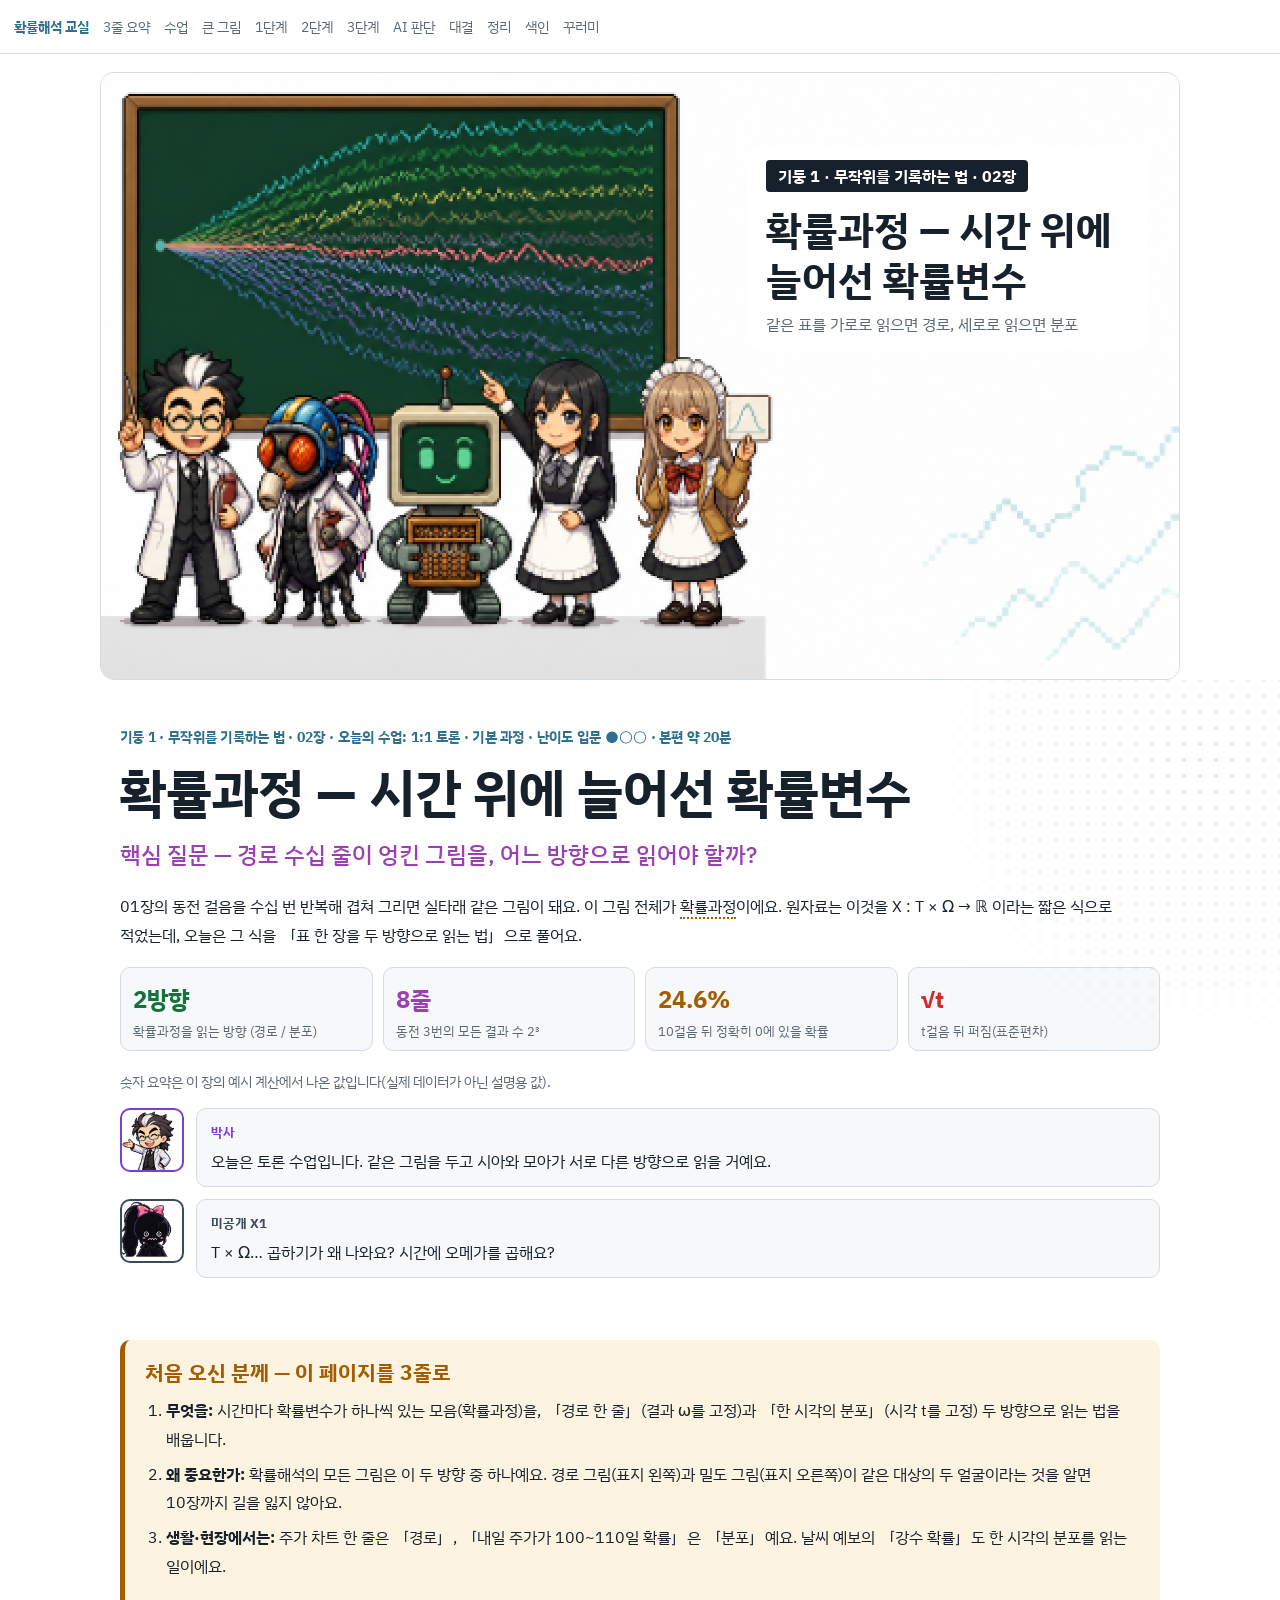
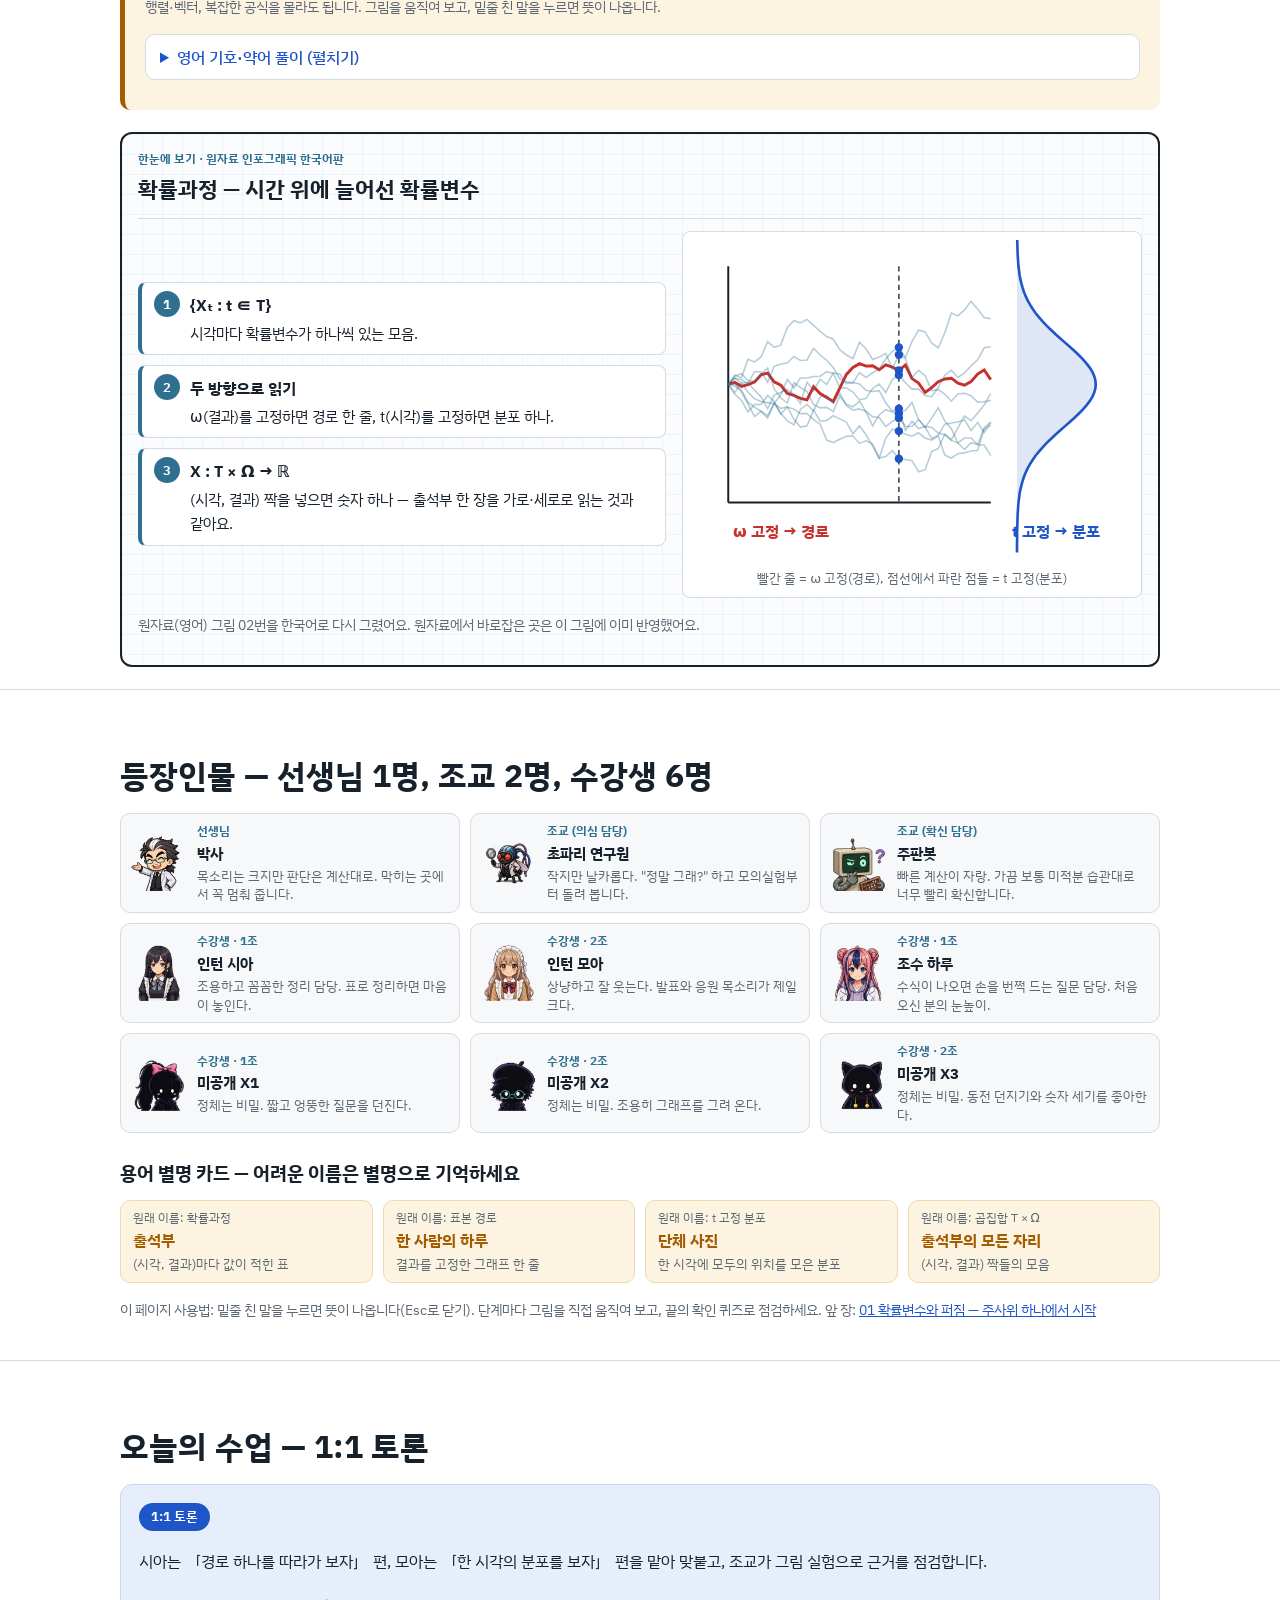
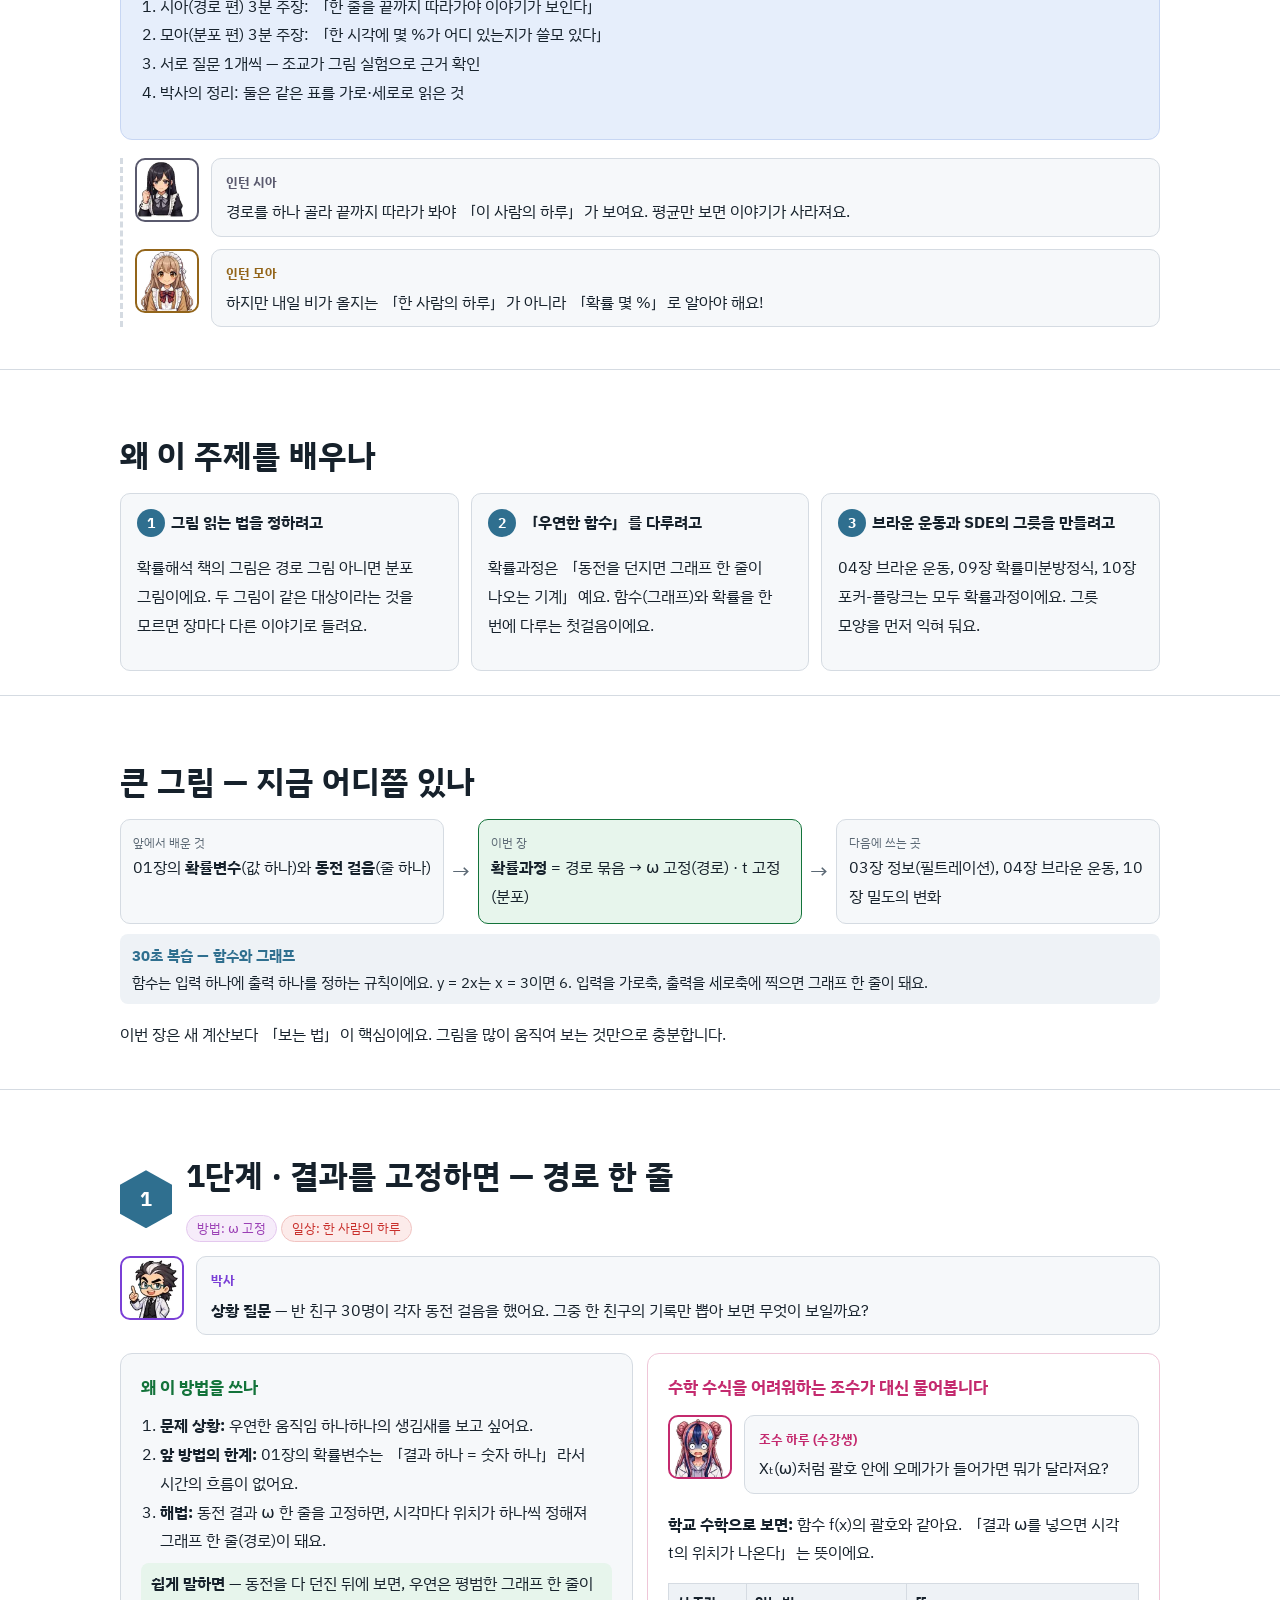
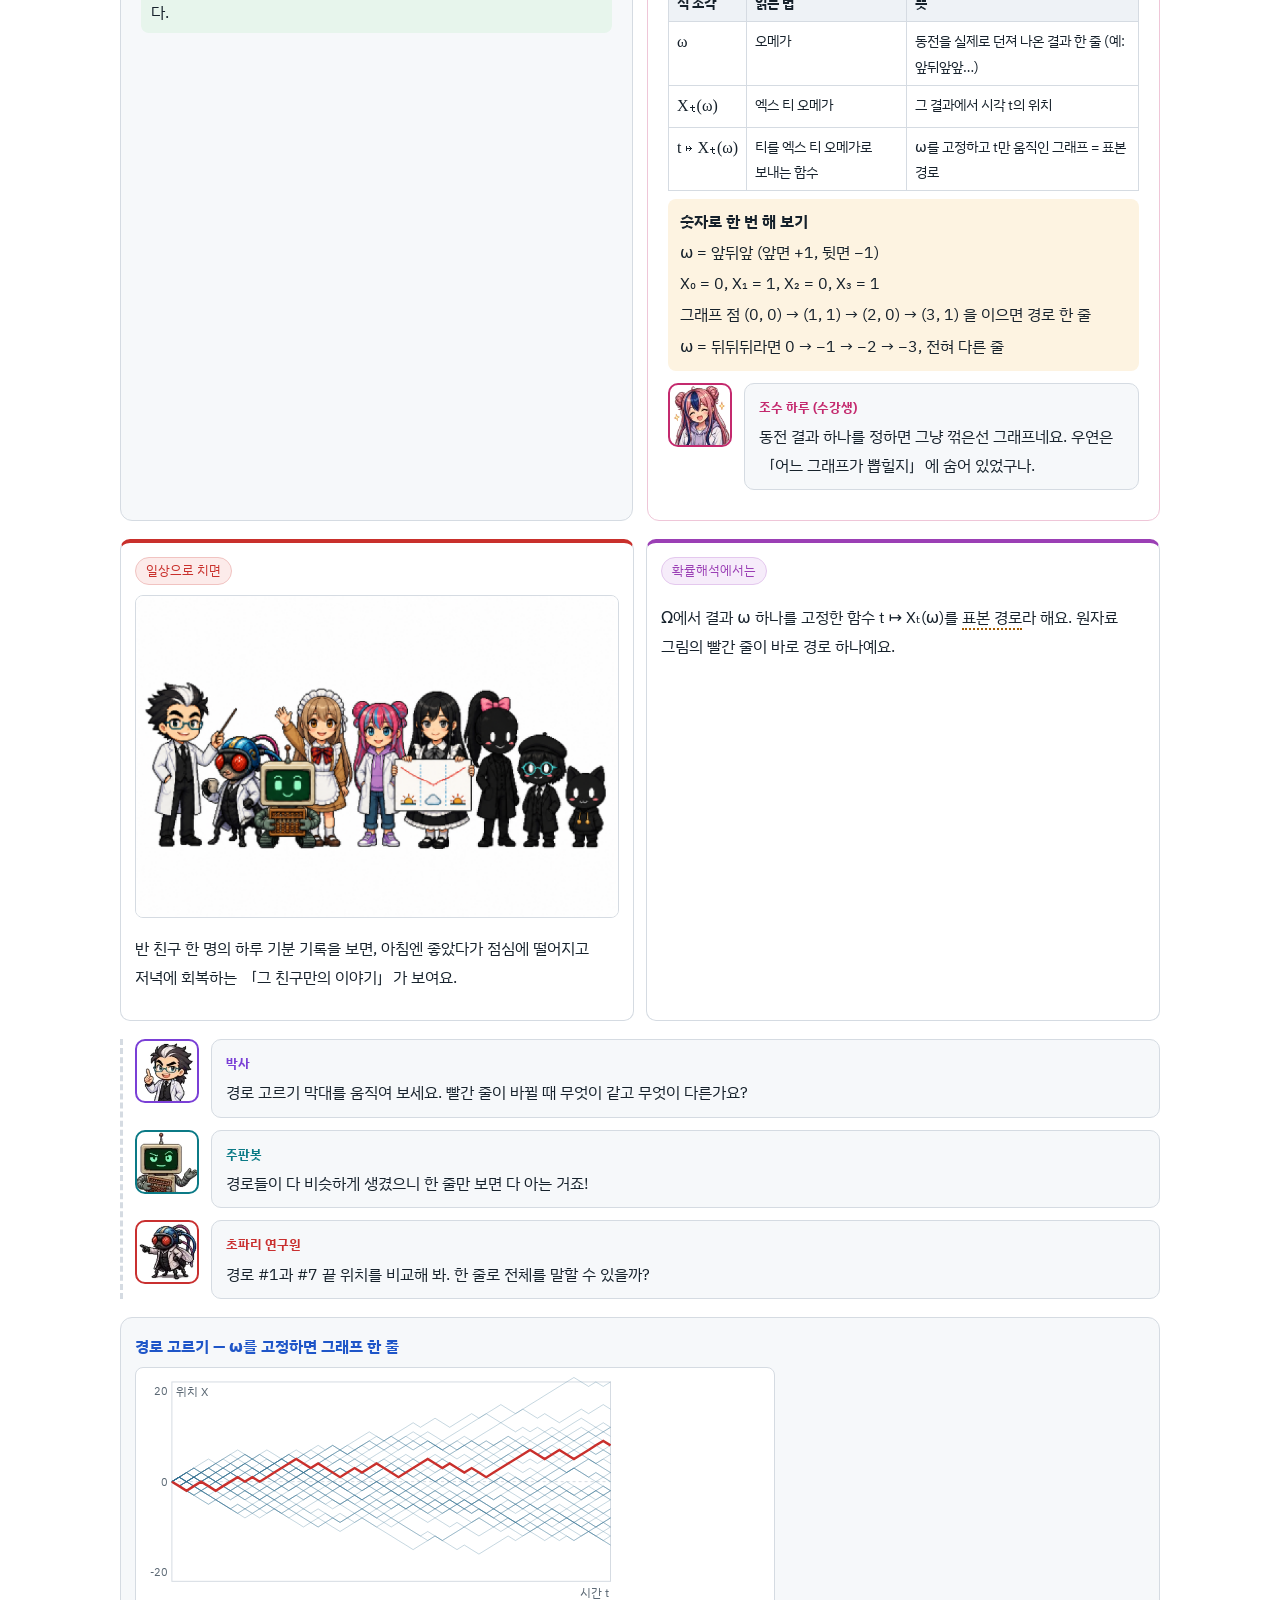
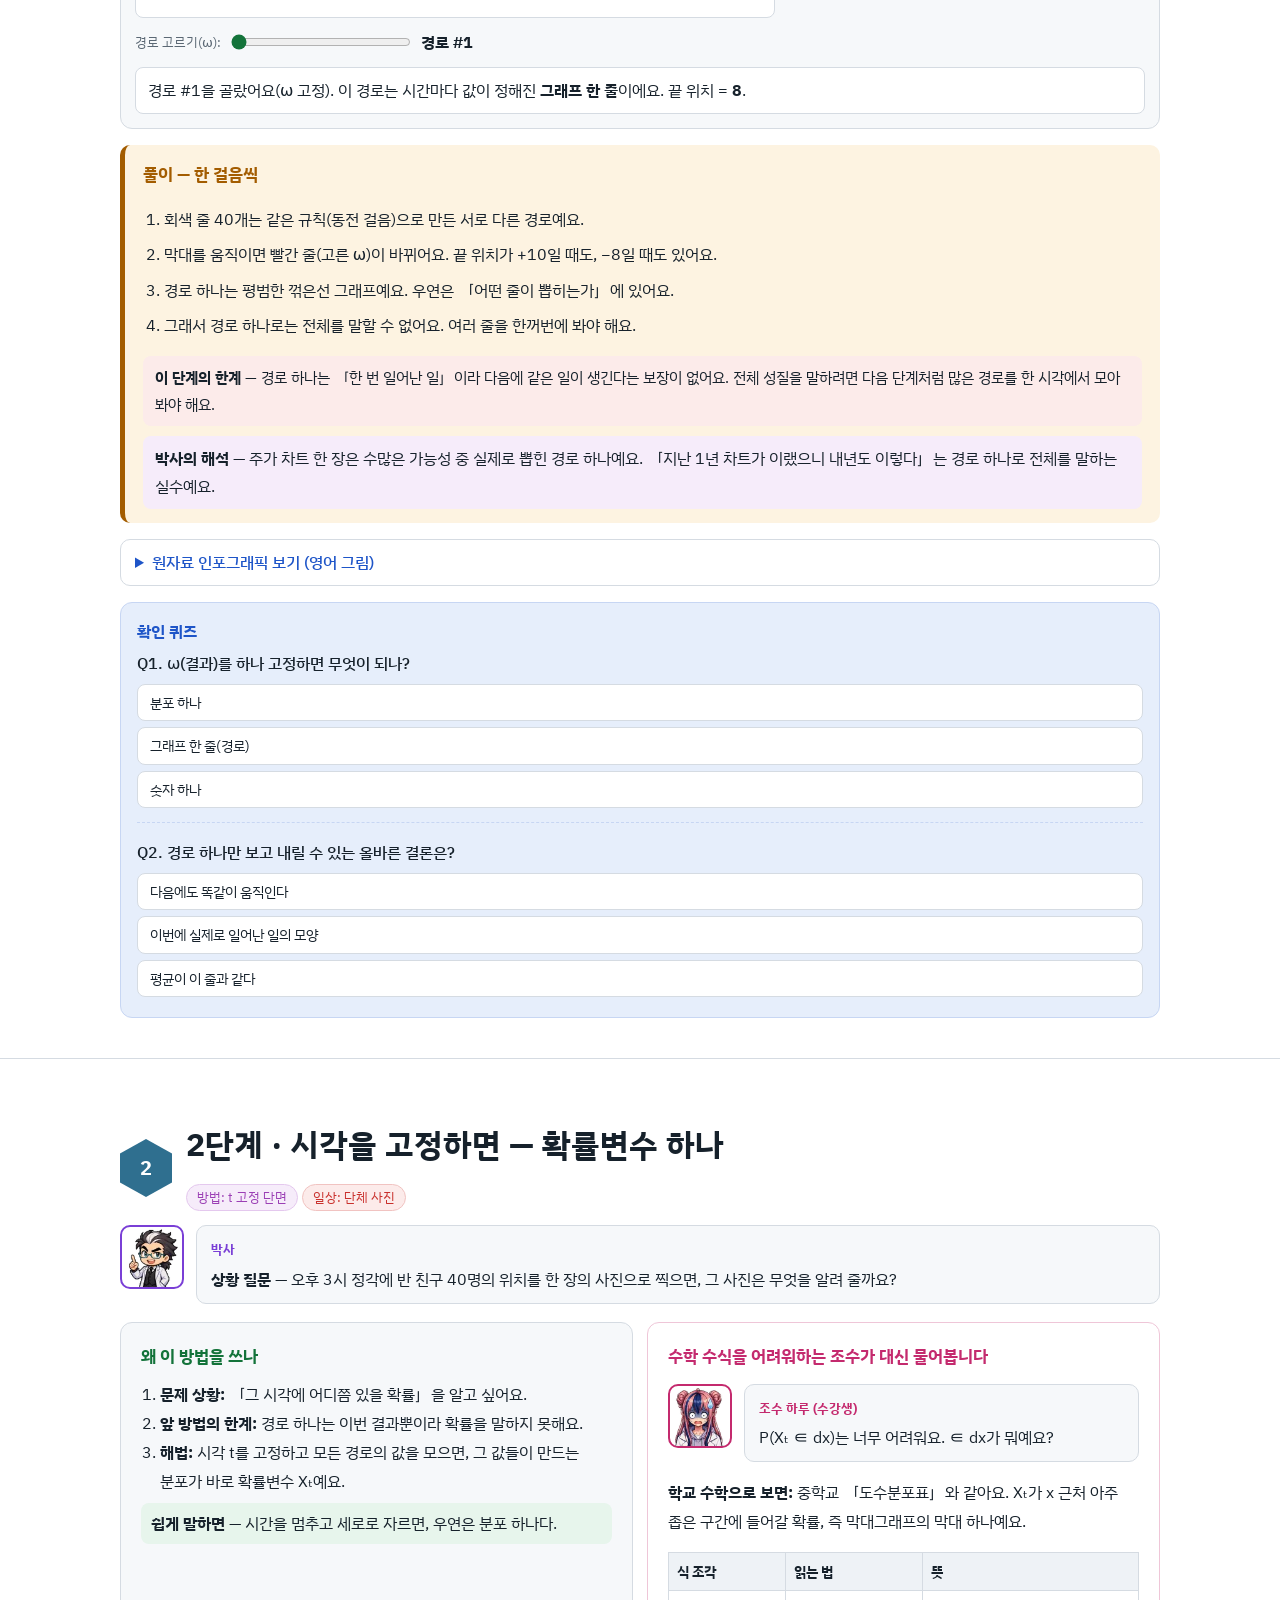
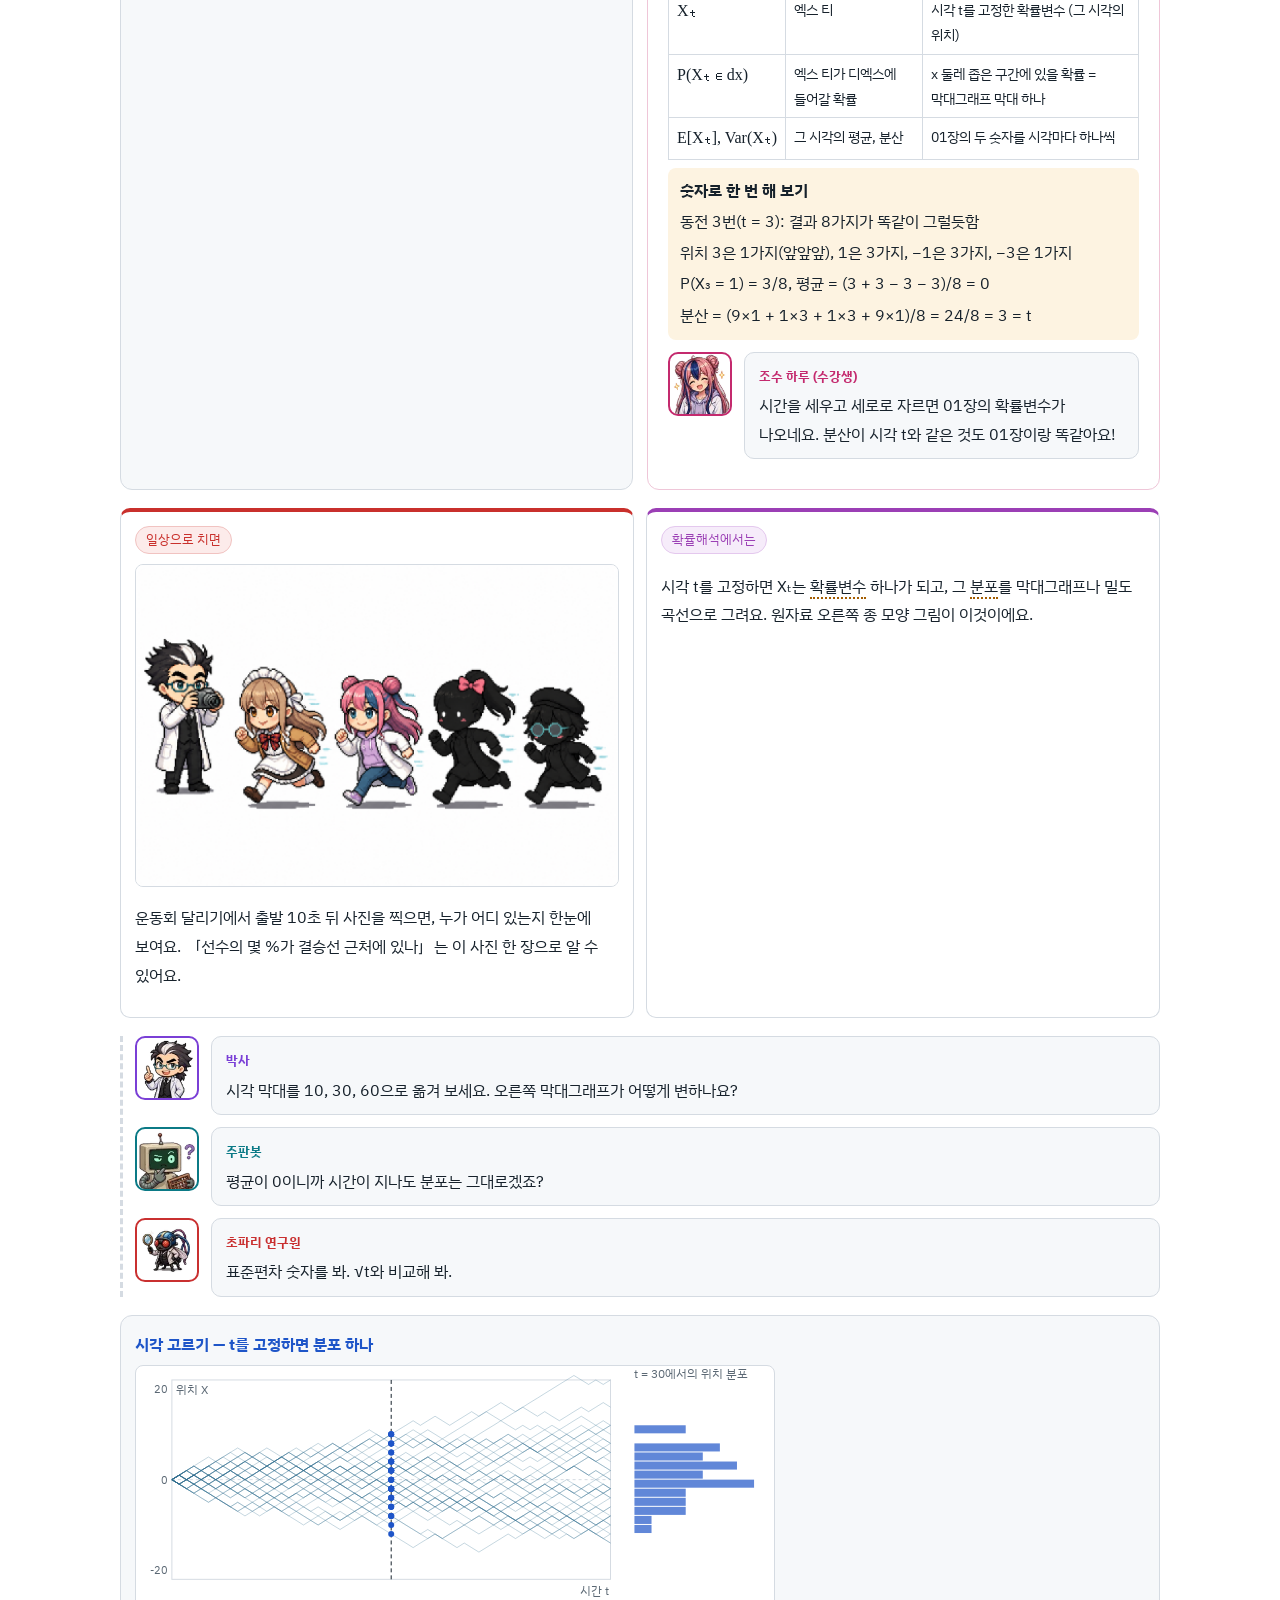
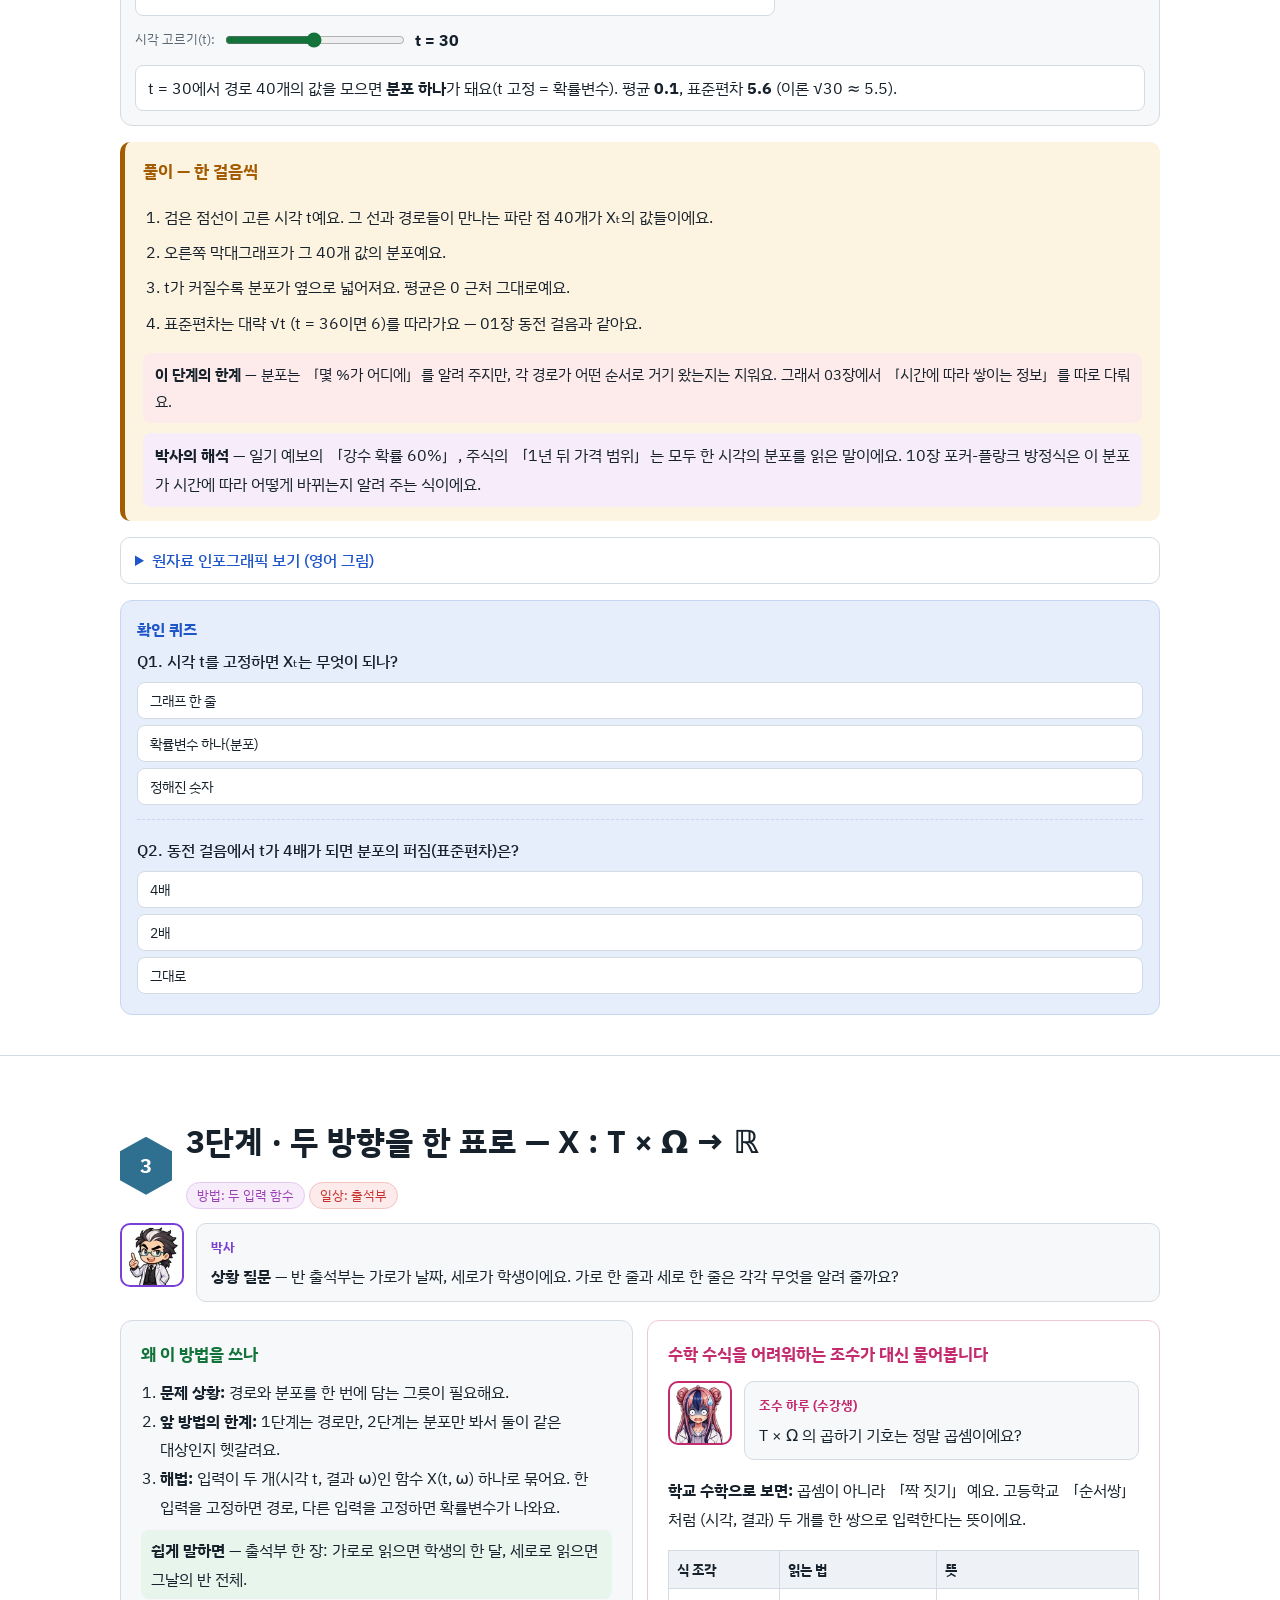
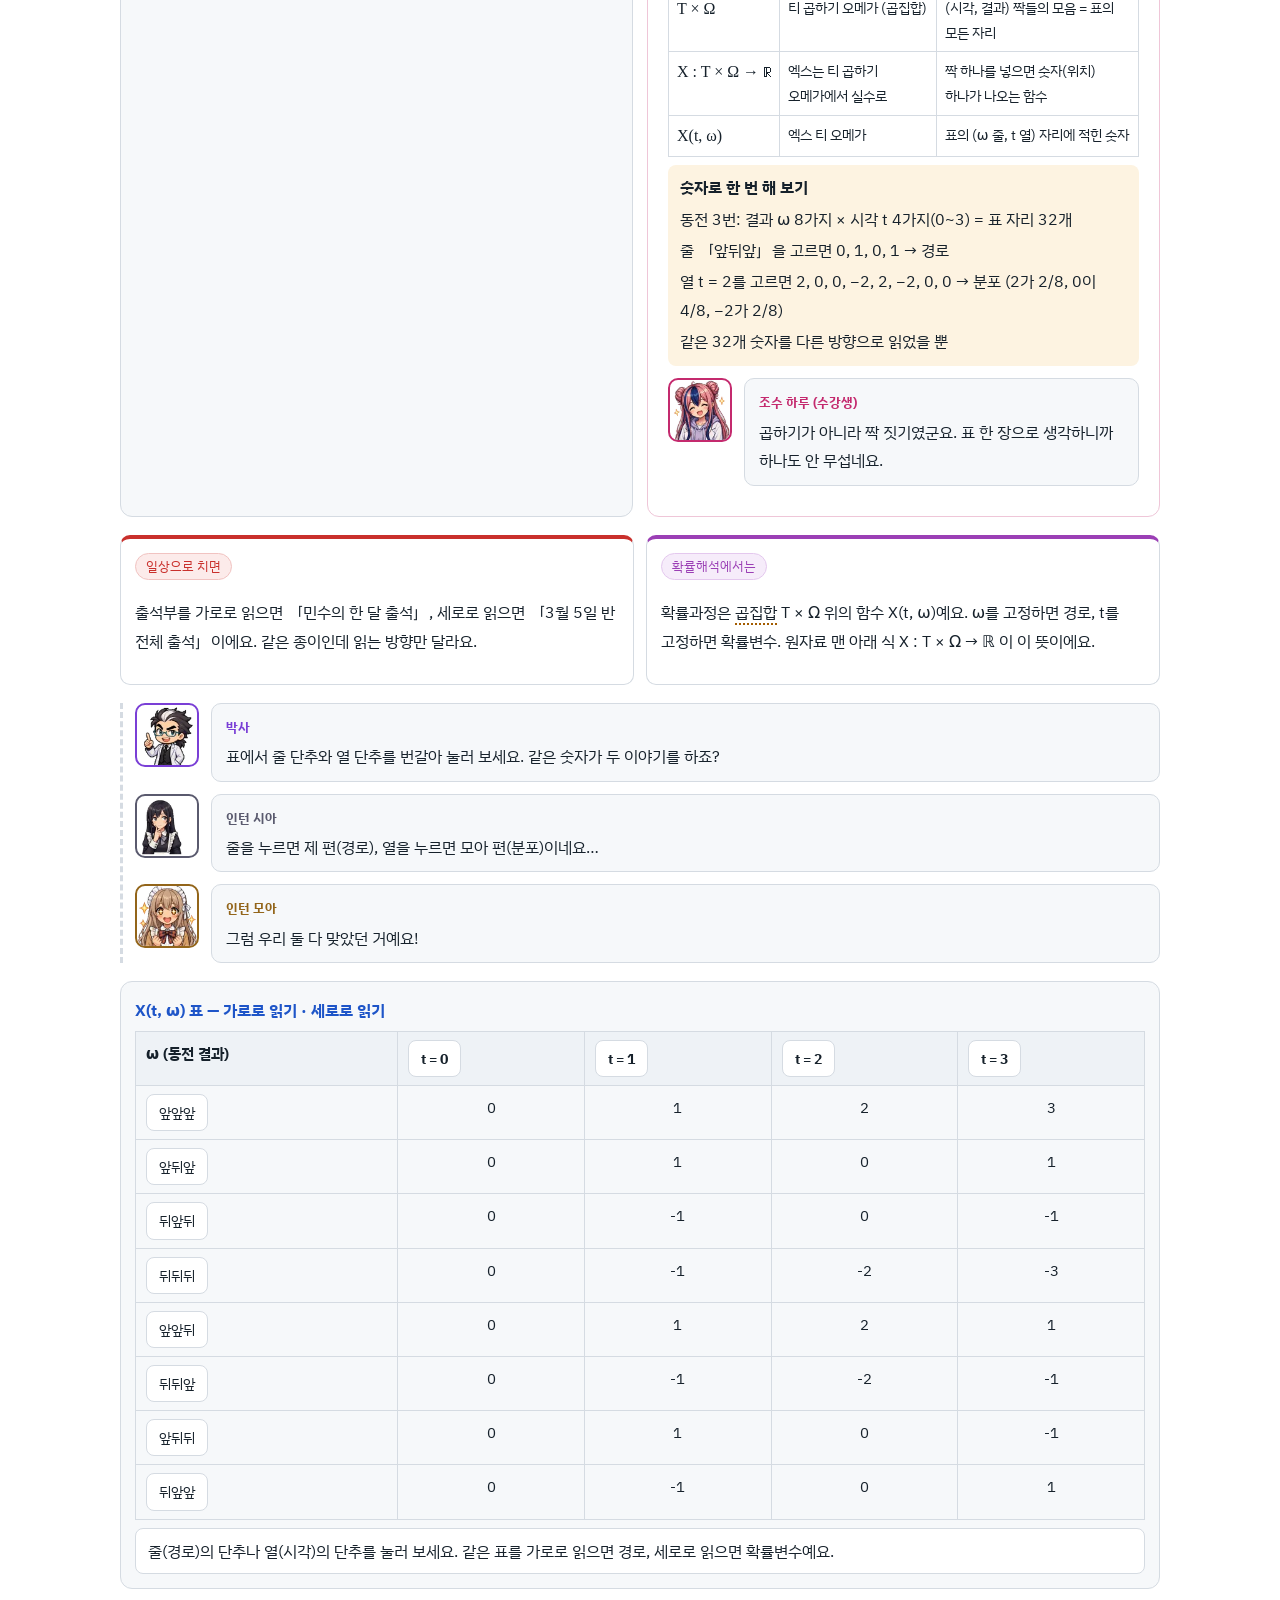
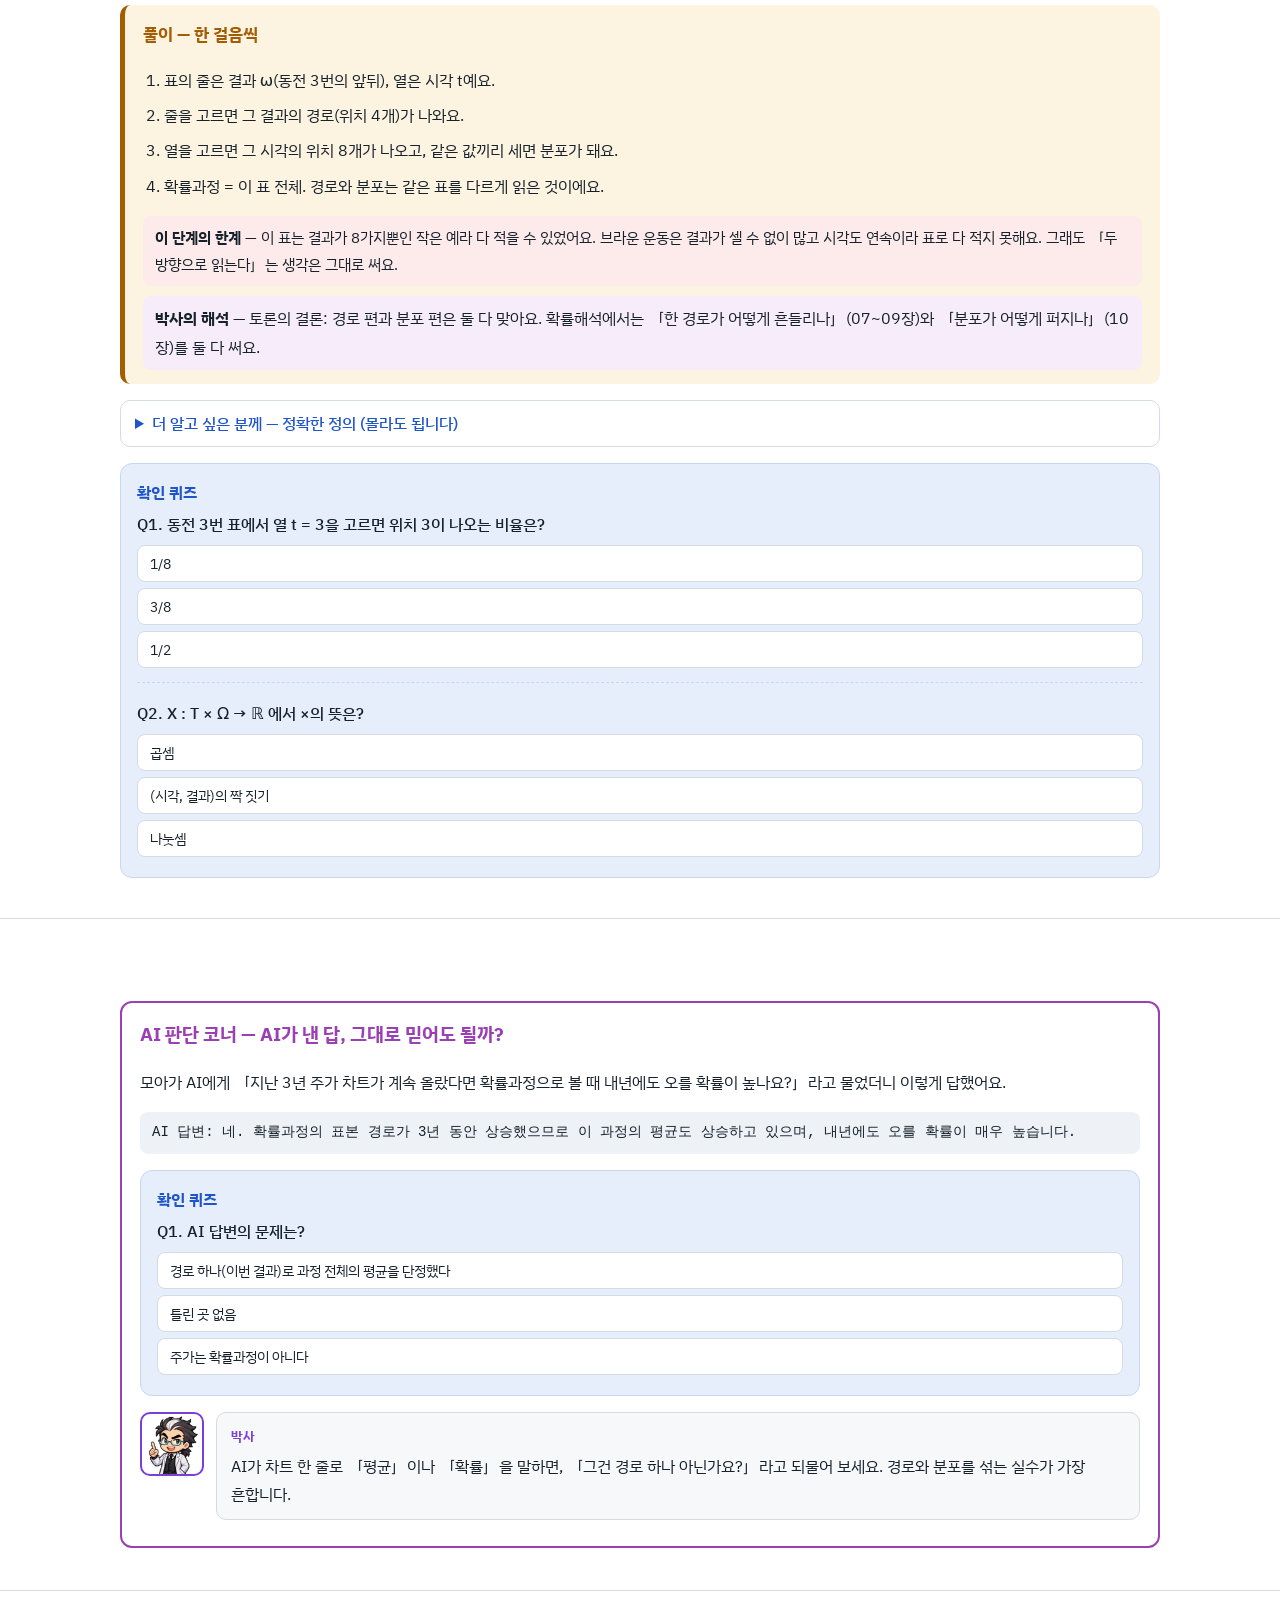
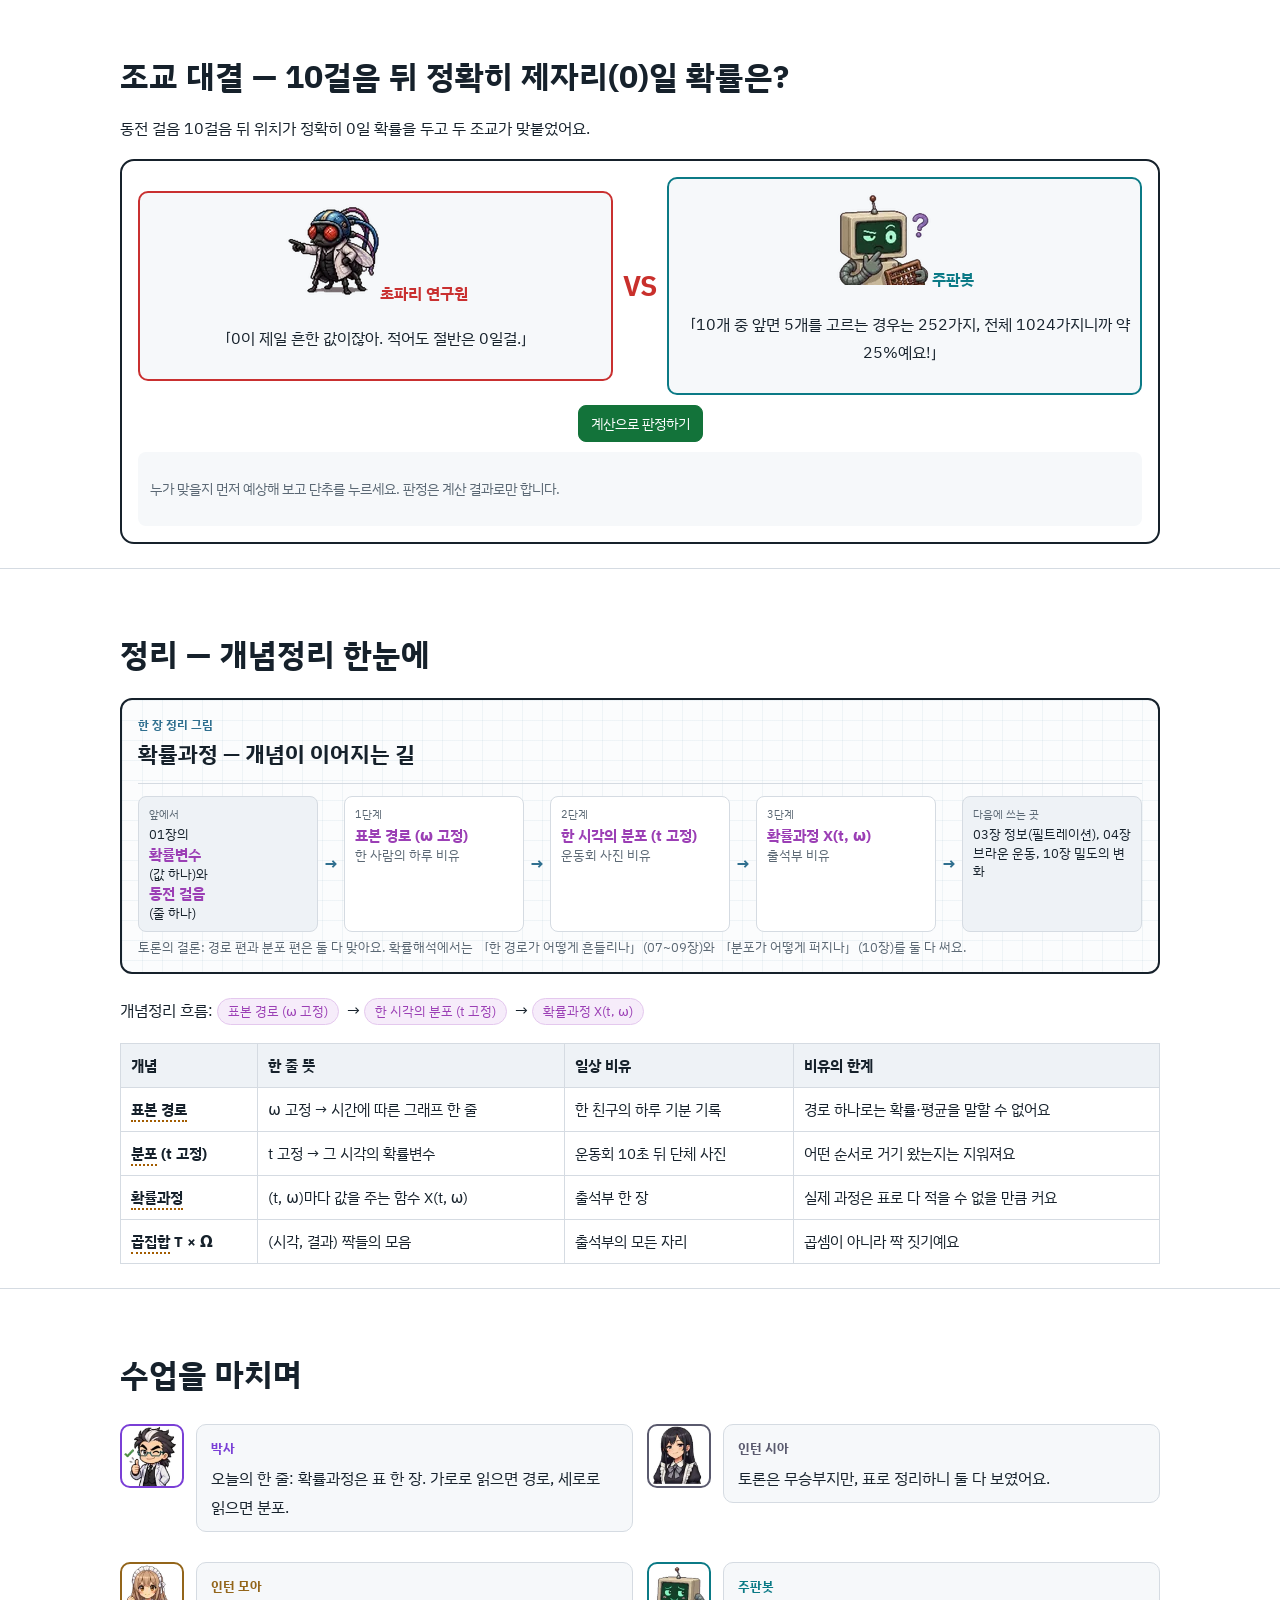
<file: 02_stochastic_process.html>
<!DOCTYPE html><html lang="ko"><head>
<meta charset="utf-8">
<meta name="viewport" content="width=device-width, initial-scale=1, viewport-fit=cover">
<title>02 확률과정 — 시간 위에 늘어선 확률변수 — 확률해석 교실 — 불확실한 세상의 미적분</title>
<meta name="description" content="경로 수십 줄이 엉킨 그림을, 어느 방향으로 읽어야 할까?">
<meta property="og:title" content="02 확률과정 — 시간 위에 늘어선 확률변수 — 확률해석 교실 — 불확실한 세상의 미적분">
<meta property="og:description" content="경로 수십 줄이 엉킨 그림을, 어느 방향으로 읽어야 할까?">
<meta property="og:type" content="article">
<meta property="og:image" content="img/og/og_02.webp">
<link rel="preconnect" href="https://fonts.googleapis.com"><link rel="preconnect" href="https://fonts.gstatic.com" crossorigin>
<link href="https://fonts.googleapis.com/css2?family=IBM+Plex+Sans+KR:wght@400;500;700&display=swap" rel="stylesheet">
<link rel="stylesheet" href="assets/lab.css">
<!-- px-fix v1 --><style id="px-fix">img{image-rendering:auto!important}</style><script id="px-fix-js">(function(){var R=window.ResizeObserver;function f(i){var n=i.naturalWidth,w=i.getBoundingClientRect().width;if(!n||!w)return;var s=w*(window.devicePixelRatio||1)/n;i.style.setProperty("image-rendering",s>=1.95?"pixelated":"auto","important")}var ro=R?new R(function(es){es.forEach(function(e){f(e.target)})}):null;function a(i){if(i.__px)return;i.__px=1;i.addEventListener("load",function(){f(i)});if(ro)ro.observe(i);f(i)}function all(r){(r||document).querySelectorAll&&(r||document).querySelectorAll("img").forEach(a)}function go(){all();if(window.MutationObserver)new MutationObserver(function(ms){ms.forEach(function(m){m.addedNodes.forEach(function(n){if(n.nodeType!==1)return;if(n.tagName==="IMG")a(n);else all(n)})})}).observe(document.documentElement,{childList:true,subtree:true});window.addEventListener("resize",function(){document.querySelectorAll("img").forEach(f)})}if(document.readyState==="loading")document.addEventListener("DOMContentLoaded",go);else go()})();</script><!-- /px-fix -->
</head><body>
<nav class="top" aria-label="이 페이지 목차"><a class="logo" href="index.html">확률해석 교실</a><a href="#three">3줄 요약</a><a href="#class">수업</a><a href="#map">큰 그림</a><a href="#lv1">1단계</a><a href="#lv2">2단계</a><a href="#lv3">3단계</a><a href="#ai">AI 판단</a><a href="#duel">대결</a><a href="#sum">정리</a><a href="#kg">색인</a><a href="#export">꾸러미</a></nav><div id="prog"></div>
<div class="cover has-img" id="top"><img class="cimg" src="img/cover/cover_02.webp" width="1920" height="1080" alt="확률과정 — 시간 위에 늘어선 확률변수 표지 — 박사, 초파리 연구원, 주판봇, 인턴 시아"><div class="ctext"><span class="no">기둥 1 · 무작위를 기록하는 법 · 02장</span><h1>확률과정 — 시간 위에 늘어선 확률변수</h1><p>같은 표를 가로로 읽으면 경로, 세로로 읽으면 분포</p></div></div>
<header class="hero"><div class="wrap">
<div class="kicker">기둥 1 · 무작위를 기록하는 법 · 02장 · 오늘의 수업: 1:1 토론 · 기본 과정 · 난이도 입문 ●○○ · 본편 약 20분</div>
<h1>확률과정 — 시간 위에 늘어선 확률변수</h1>
<p class="q">핵심 질문 — 경로 수십 줄이 엉킨 그림을, 어느 방향으로 읽어야 할까?</p>
<p>01장의 동전 걸음을 수십 번 반복해 겹쳐 그리면 실타래 같은 그림이 돼요. 이 그림 전체가 <span class="jt" data-t="확률과정" data-d="시각 t와 결과 ω의 짝마다 값을 주는 함수 X(t, ω). 시간 위에 늘어선 확률변수들.">확률과정</span>이에요. 원자료는 이것을 X : T × Ω → ℝ 이라는 짧은 식으로 적었는데, 오늘은 그 식을 「표 한 장을 두 방향으로 읽는 법」으로 풀어요.</p>
<div class="kpis"><div class="kpi g"><b>2방향</b><span>확률과정을 읽는 방향 (경로 / 분포)</span></div><div class="kpi m"><b>8줄</b><span>동전 3번의 모든 결과 수 2³</span></div><div class="kpi a"><b>24.6%</b><span>10걸음 뒤 정확히 0에 있을 확률</span></div><div class="kpi r"><b>√t</b><span>t걸음 뒤 퍼짐(표준편차)</span></div></div>
<p class="note">숫자 요약은 이 장의 예시 계산에서 나온 값입니다(실제 데이터가 아닌 설명용 값).</p>
<div class="say" data-who="doc"><img class="who" data-who="doc" data-mood="front" alt="" aria-hidden="true"><div><b class="name">박사</b><p>오늘은 토론 수업입니다. 같은 그림을 두고 시아와 모아가 서로 다른 방향으로 읽을 거예요.</p></div></div><div class="say" data-who="x1"><img class="who" data-who="x1" data-mood="e24" alt="" aria-hidden="true"><div><b class="name">미공개 X1</b><p>T × Ω… 곱하기가 왜 나와요? 시간에 오메가를 곱해요?</p></div></div>
</div></header>
<div class="wrap"><div class="three" id="three"><h2>처음 오신 분께 — 이 페이지를 3줄로</h2><ol>
<li><b>무엇을:</b> 시간마다 확률변수가 하나씩 있는 모음(확률과정)을, 「경로 한 줄」(결과 ω를 고정)과 「한 시각의 분포」(시각 t를 고정) 두 방향으로 읽는 법을 배웁니다.</li><li><b>왜 중요한가:</b> 확률해석의 모든 그림은 이 두 방향 중 하나예요. 경로 그림(표지 왼쪽)과 밀도 그림(표지 오른쪽)이 같은 대상의 두 얼굴이라는 것을 알면 10장까지 길을 잃지 않아요.</li><li><b>생활·현장에서는:</b> 주가 차트 한 줄은 「경로」, 「내일 주가가 100~110일 확률」은 「분포」예요. 날씨 예보의 「강수 확률」도 한 시각의 분포를 읽는 일이에요.</li></ol>
<p class="note">행렬·벡터, 복잡한 공식을 몰라도 됩니다. 그림을 움직여 보고, 밑줄 친 말을 누르면 뜻이 나옵니다.</p>
<details><summary>영어 기호·약어 풀이 (펼치기)</summary><ul><li><b>{Xₜ : t ∈ T}</b> — 시각 t마다 확률변수 Xₜ가 하나씩 있는 모음</li><li><b>T</b> — 시각들의 모음 (예: 0, 1, 2, … 또는 0 이상의 모든 실수)</li><li><b>Ω (오메가)</b> — 일어날 수 있는 모든 결과(동전 결과 줄 전체)의 모음</li><li><b>ω (작은 오메가)</b> — Ω 안의 결과 하나 — 동전을 실제로 던져서 나온 한 줄</li><li><b>ℝ</b> — 실수 전체 — 위치가 될 수 있는 값</li></ul></details>
</div><figure class="infog" id="infog"><div class="ihead"><span>한눈에 보기 · 원자료 인포그래픽 한국어판</span><b>확률과정 — 시간 위에 늘어선 확률변수</b></div><div class="ibody"><div class="icards"><div class="ic"><b class="n">1</b><div><b>{Xₜ : t ∈ T}</b><p>시각마다 확률변수가 하나씩 있는 모음.</p></div></div><div class="ic"><b class="n">2</b><div><b>두 방향으로 읽기</b><p>ω(결과)를 고정하면 경로 한 줄, t(시각)를 고정하면 분포 하나.</p></div></div><div class="ic"><b class="n">3</b><div><b>X : T × Ω → ℝ</b><p>(시각, 결과) 짝을 넣으면 숫자 하나 — 출석부 한 장을 가로·세로로 읽는 것과 같아요.</p></div></div></div><div class="idia"><svg viewBox="0 0 320 240" width="100%" role="img" aria-label="경로 묶음과 한 시각의 분포" style="max-width:420px;font-family:inherit"><line x1="20" y1="20" x2="20" y2="200" stroke="#16212b" stroke-width="1.5"/><line x1="20" y1="200" x2="220" y2="200" stroke="#16212b" stroke-width="1.5"/><path d="M20.0 110.0 L25.0 108.5 L30.0 111.5 L35.0 110.2 L40.0 108.3 L45.0 102.7 L50.0 101.4 L55.0 108.1 L60.0 110.6 L65.0 116.9 L70.0 118.4 L75.0 120.7 L80.0 121.8 L85.0 111.8 L90.0 117.0 L95.0 120.0 L100.0 123.0 L105.0 112.9 L110.0 102.4 L115.0 97.1 L120.0 94.2 L125.0 96.1 L130.0 95.8 L135.0 98.9 L140.0 95.1 L145.0 96.9 L150.0 99.3 L155.0 95.3 L160.0 105.6 L165.0 109.0 L170.0 116.2 L175.0 112.4 L180.0 108.0 L185.0 105.9 L190.0 105.3 L195.0 109.1 L200.0 110.6 L205.0 107.9 L210.0 102.1 L215.0 99.0 L220.0 106.4" fill="none" stroke="#c9302c" stroke-width="2.2"/><path d="M20.0 110.0 L25.0 105.2 L30.0 106.6 L35.0 109.2 L40.0 100.2 L45.0 100.5 L50.0 108.4 L55.0 96.3 L60.0 94.4 L65.0 93.7 L70.0 88.8 L75.0 91.8 L80.0 91.4 L85.0 82.6 L90.0 87.6 L95.0 91.6 L100.0 97.3 L105.0 105.9 L110.0 108.1 L115.0 108.8 L120.0 101.0 L125.0 104.7 L130.0 101.1 L135.0 98.3 L140.0 90.7 L145.0 84.9 L150.0 81.8 L155.0 89.5 L160.0 77.3 L165.0 68.6 L170.0 70.0 L175.0 78.6 L180.0 82.1 L185.0 70.7 L190.0 55.6 L195.0 57.8 L200.0 53.3 L205.0 46.6 L210.0 52.5 L215.0 59.1 L220.0 60.0" fill="none" stroke="rgba(47,111,143,.35)" stroke-width="1.2"/><path d="M20.0 110.0 L25.0 111.5 L30.0 114.1 L35.0 123.6 L40.0 127.4 L45.0 130.5 L50.0 133.8 L55.0 124.3 L60.0 132.0 L65.0 137.8 L70.0 140.9 L75.0 129.1 L80.0 125.3 L85.0 130.4 L90.0 119.5 L95.0 118.4 L100.0 124.5 L105.0 116.6 L110.0 126.3 L115.0 129.6 L120.0 128.7 L125.0 130.7 L130.0 134.6 L135.0 135.3 L140.0 142.1 L145.0 138.2 L150.0 135.7 L155.0 141.9 L160.0 142.1 L165.0 136.8 L170.0 142.5 L175.0 151.3 L180.0 148.6 L185.0 140.3 L190.0 139.5 L195.0 138.6 L200.0 136.9 L205.0 145.3 L210.0 139.1 L215.0 146.7 L220.0 139.1" fill="none" stroke="rgba(47,111,143,.35)" stroke-width="1.2"/><path d="M20.0 110.0 L25.0 105.3 L30.0 109.1 L35.0 115.8 L40.0 121.0 L45.0 123.1 L50.0 123.9 L55.0 124.8 L60.0 128.3 L65.0 127.2 L70.0 128.9 L75.0 132.3 L80.0 132.3 L85.0 136.9 L90.0 140.3 L95.0 152.4 L100.0 154.3 L105.0 151.8 L110.0 149.5 L115.0 149.4 L120.0 155.0 L125.0 153.0 L130.0 155.3 L135.0 166.3 L140.0 150.9 L145.0 144.2 L150.0 145.6 L155.0 148.0 L160.0 149.5 L165.0 146.9 L170.0 150.8 L175.0 152.5 L180.0 149.4 L185.0 163.9 L190.0 166.1 L195.0 162.8 L200.0 162.2 L205.0 160.8 L210.0 160.4 L215.0 144.1 L220.0 141.1" fill="none" stroke="rgba(47,111,143,.35)" stroke-width="1.2"/><path d="M20.0 110.0 L25.0 116.1 L30.0 109.0 L35.0 108.6 L40.0 114.4 L45.0 119.5 L50.0 128.4 L55.0 118.2 L60.0 116.1 L65.0 114.1 L70.0 117.8 L75.0 124.4 L80.0 108.3 L85.0 114.8 L90.0 106.1 L95.0 110.2 L100.0 101.3 L105.0 102.3 L110.0 109.5 L115.0 108.6 L120.0 109.7 L125.0 114.5 L130.0 115.4 L135.0 114.8 L140.0 124.0 L145.0 130.3 L150.0 128.6 L155.0 145.0 L160.0 138.1 L165.0 143.6 L170.0 142.0 L175.0 142.8 L180.0 147.1 L185.0 148.4 L190.0 152.2 L195.0 143.1 L200.0 134.0 L205.0 137.7 L210.0 131.9 L215.0 125.8 L220.0 116.9" fill="none" stroke="rgba(47,111,143,.35)" stroke-width="1.2"/><path d="M20.0 110.0 L25.0 117.6 L30.0 122.1 L35.0 130.9 L40.0 125.3 L45.0 125.3 L50.0 118.5 L55.0 123.1 L60.0 132.6 L65.0 127.2 L70.0 136.6 L75.0 142.5 L80.0 141.5 L85.0 129.6 L90.0 138.1 L95.0 137.5 L100.0 133.9 L105.0 136.3 L110.0 138.7 L115.0 147.7 L120.0 141.6 L125.0 148.4 L130.0 157.3 L135.0 166.1 L140.0 165.0 L145.0 160.5 L150.0 166.6 L155.0 167.3 L160.0 168.1 L165.0 176.6 L170.0 175.0 L175.0 161.2 L180.0 158.9 L185.0 147.8 L190.0 152.7 L195.0 154.6 L200.0 150.9 L205.0 150.9 L210.0 155.9 L215.0 156.4 L220.0 164.3" fill="none" stroke="rgba(47,111,143,.35)" stroke-width="1.2"/><path d="M20.0 110.0 L25.0 109.6 L30.0 115.9 L35.0 124.8 L40.0 134.5 L45.0 130.5 L50.0 135.7 L55.0 124.5 L60.0 118.0 L65.0 106.2 L70.0 112.6 L75.0 105.2 L80.0 105.1 L85.0 104.0 L90.0 103.8 L95.0 100.3 L100.0 101.7 L105.0 112.4 L110.0 112.7 L115.0 115.9 L120.0 121.9 L125.0 120.7 L130.0 113.1 L135.0 109.8 L140.0 116.2 L145.0 106.4 L150.0 102.8 L155.0 108.8 L160.0 113.6 L165.0 113.6 L170.0 118.5 L175.0 119.4 L180.0 112.4 L185.0 103.0 L190.0 99.2 L195.0 104.7 L200.0 101.3 L205.0 95.9 L210.0 91.3 L215.0 82.1 L220.0 81.4" fill="none" stroke="rgba(47,111,143,.35)" stroke-width="1.2"/><path d="M20.0 110.0 L25.0 102.9 L30.0 105.1 L35.0 90.9 L40.0 92.9 L45.0 89.1 L50.0 77.4 L55.0 81.8 L60.0 80.1 L65.0 66.7 L70.0 61.5 L75.0 63.2 L80.0 60.5 L85.0 65.1 L90.0 69.6 L95.0 73.6 L100.0 75.6 L105.0 83.6 L110.0 87.6 L115.0 90.3 L120.0 77.8 L125.0 83.1 L130.0 91.0 L135.0 89.2 L140.0 86.4 L145.0 98.0 L150.0 87.5 L155.0 90.3 L160.0 104.8 L165.0 99.3 L170.0 103.4 L175.0 114.7 L180.0 114.0 L185.0 117.4 L190.0 122.8 L195.0 117.4 L200.0 116.8 L205.0 118.6 L210.0 123.5 L215.0 123.3 L220.0 122.2" fill="none" stroke="rgba(47,111,143,.35)" stroke-width="1.2"/><path d="M20.0 110.0 L25.0 103.9 L30.0 101.7 L35.0 107.1 L40.0 107.7 L45.0 102.6 L50.0 97.5 L55.0 113.5 L60.0 120.4 L65.0 124.2 L70.0 108.6 L75.0 112.4 L80.0 115.3 L85.0 125.4 L90.0 127.9 L95.0 127.5 L100.0 130.7 L105.0 119.0 L110.0 125.2 L115.0 127.1 L120.0 122.9 L125.0 130.9 L130.0 141.7 L135.0 133.3 L140.0 129.3 L145.0 131.1 L150.0 132.2 L155.0 129.8 L160.0 123.9 L165.0 136.7 L170.0 142.9 L175.0 135.7 L180.0 127.7 L185.0 137.9 L190.0 143.8 L195.0 154.7 L200.0 159.6 L205.0 154.4 L210.0 155.9 L215.0 143.0 L220.0 138.5" fill="none" stroke="rgba(47,111,143,.35)" stroke-width="1.2"/><line x1="150" y1="20" x2="150" y2="200" stroke="#16212b" stroke-dasharray="4 3"/><circle cx="150.0" cy="99.3" r="3.2" fill="#1e55c8"/><circle cx="150.0" cy="81.8" r="3.2" fill="#1e55c8"/><circle cx="150.0" cy="135.7" r="3.2" fill="#1e55c8"/><circle cx="150.0" cy="145.6" r="3.2" fill="#1e55c8"/><circle cx="150.0" cy="128.6" r="3.2" fill="#1e55c8"/><circle cx="150.0" cy="166.6" r="3.2" fill="#1e55c8"/><circle cx="150.0" cy="102.8" r="3.2" fill="#1e55c8"/><circle cx="150.0" cy="87.5" r="3.2" fill="#1e55c8"/><circle cx="150.0" cy="132.2" r="3.2" fill="#1e55c8"/><path d="M240.0 -18.0 L240.0 -14.8 L240.0 -11.6 L240.1 -8.4 L240.1 -5.2 L240.1 -2.0 L240.2 1.2 L240.3 4.4 L240.4 7.6 L240.5 10.8 L240.7 14.0 L240.9 17.2 L241.2 20.4 L241.6 23.6 L242.0 26.8 L242.6 30.0 L243.4 33.2 L244.3 36.4 L245.3 39.6 L246.6 42.8 L248.1 46.0 L249.9 49.2 L251.9 52.4 L254.1 55.6 L256.7 58.8 L259.5 62.0 L262.5 65.2 L265.8 68.4 L269.2 71.6 L272.8 74.8 L276.4 78.0 L280.0 81.2 L283.6 84.4 L287.0 87.6 L290.1 90.8 L292.9 94.0 L295.4 97.2 L297.4 100.4 L298.8 103.6 L299.7 106.8 L300.0 110.0 L299.7 113.2 L298.8 116.4 L297.4 119.6 L295.4 122.8 L292.9 126.0 L290.1 129.2 L287.0 132.4 L283.6 135.6 L280.0 138.8 L276.4 142.0 L272.8 145.2 L269.2 148.4 L265.8 151.6 L262.5 154.8 L259.5 158.0 L256.7 161.2 L254.1 164.4 L251.9 167.6 L249.9 170.8 L248.1 174.0 L246.6 177.2 L245.3 180.4 L244.3 183.6 L243.4 186.8 L242.6 190.0 L242.0 193.2 L241.6 196.4 L241.2 199.6 L240.9 202.8 L240.7 206.0 L240.5 209.2 L240.4 212.4 L240.3 215.6 L240.2 218.8 L240.1 222.0 L240.1 225.2 L240.1 228.4 L240.0 231.6 L240.0 234.8 L240.0 238.0" fill="#1e55c8" fill-opacity=".14" stroke="#1e55c8" stroke-width="2"/><text x="60.0" y="226.0" font-size="12" fill="#c9302c" font-weight="700" text-anchor="middle">ω 고정 → 경로</text><text x="270.0" y="226.0" font-size="12" fill="#1e55c8" font-weight="700" text-anchor="middle">t 고정 → 분포</text></svg><figcaption>빨간 줄 = ω 고정(경로), 점선에서 파란 점들 = t 고정(분포)</figcaption></div></div><p class="note">원자료(영어) 그림 02번을 한국어로 다시 그렸어요. 원자료에서 바로잡은 곳은 이 그림에 이미 반영했어요.</p></figure></div>
<section class="level" id="cast"><div class="wrap"><h2>등장인물 — 선생님 1명, 조교 2명, 수강생 6명</h2>
<div class="cast"><div><img class="" data-who="doc" data-mood="front" alt="" aria-hidden="true"><div><span class="role">선생님</span><b>박사</b><span>목소리는 크지만 판단은 계산대로. 막히는 곳에서 꼭 멈춰 줍니다.</span></div></div><div><img class="" data-who="fly" data-mood="magnify" alt="" aria-hidden="true"><div><span class="role">조교 (의심 담당)</span><b>초파리 연구원</b><span>작지만 날카롭다. &quot;정말 그래?&quot; 하고 모의실험부터 돌려 봅니다.</span></div></div><div><img class="" data-who="robo" data-mood="calc" alt="" aria-hidden="true"><div><span class="role">조교 (확신 담당)</span><b>주판봇</b><span>빠른 계산이 자랑. 가끔 보통 미적분 습관대로 너무 빨리 확신합니다.</span></div></div><div><img class="" data-who="sia" data-mood="e13" alt="" aria-hidden="true"><div><span class="role">수강생 · 1조</span><b>인턴 시아</b><span>조용하고 꼼꼼한 정리 담당. 표로 정리하면 마음이 놓인다.</span></div></div><div><img class="" data-who="moa" data-mood="e13" alt="" aria-hidden="true"><div><span class="role">수강생 · 2조</span><b>인턴 모아</b><span>상냥하고 잘 웃는다. 발표와 응원 목소리가 제일 크다.</span></div></div><div><img class="" data-who="asst" data-mood="e13" alt="" aria-hidden="true"><div><span class="role">수강생 · 1조</span><b>조수 하루</b><span>수식이 나오면 손을 번쩍 드는 질문 담당. 처음 오신 분의 눈높이.</span></div></div><div><img class="" data-who="x1" data-mood="e13" alt="" aria-hidden="true"><div><span class="role">수강생 · 1조</span><b>미공개 X1</b><span>정체는 비밀. 짧고 엉뚱한 질문을 던진다.</span></div></div><div><img class="" data-who="x2" data-mood="e13" alt="" aria-hidden="true"><div><span class="role">수강생 · 2조</span><b>미공개 X2</b><span>정체는 비밀. 조용히 그래프를 그려 온다.</span></div></div><div><img class="" data-who="x3" data-mood="e13" alt="" aria-hidden="true"><div><span class="role">수강생 · 2조</span><b>미공개 X3</b><span>정체는 비밀. 동전 던지기와 숫자 세기를 좋아한다.</span></div></div></div>
<h3>용어 별명 카드 — 어려운 이름은 별명으로 기억하세요</h3><div class="nick"><div><span class="role">원래 이름: 확률과정</span><b>출석부</b><span>(시각, 결과)마다 값이 적힌 표</span></div><div><span class="role">원래 이름: 표본 경로</span><b>한 사람의 하루</b><span>결과를 고정한 그래프 한 줄</span></div><div><span class="role">원래 이름: t 고정 분포</span><b>단체 사진</b><span>한 시각에 모두의 위치를 모은 분포</span></div><div><span class="role">원래 이름: 곱집합 T × Ω</span><b>출석부의 모든 자리</b><span>(시각, 결과) 짝들의 모음</span></div></div>
<p class="note">이 페이지 사용법: 밑줄 친 말을 누르면 뜻이 나옵니다(Esc로 닫기). 단계마다 그림을 직접 움직여 보고, 끝의 확인 퀴즈로 점검하세요. 앞 장: <a href="01_random_variables.html">01 확률변수와 퍼짐 — 주사위 하나에서 시작</a></p>
</div></section>
<section class="level" id="class"><div class="wrap"><h2>오늘의 수업 — 1:1 토론</h2>
<div class="klass"><span class="fmt">1:1 토론</span><p>시아는 「경로 하나를 따라가 보자」 편, 모아는 「한 시각의 분포를 보자」 편을 맡아 맞붙고, 조교가 그림 실험으로 근거를 점검합니다.</p><ol><li>시아(경로 편) 3분 주장: 「한 줄을 끝까지 따라가야 이야기가 보인다」</li><li>모아(분포 편) 3분 주장: 「한 시각에 몇 %가 어디 있는지가 쓸모 있다」</li><li>서로 질문 1개씩 — 조교가 그림 실험으로 근거 확인</li><li>박사의 정리: 둘은 같은 표를 가로·세로로 읽은 것</li></ol></div>
<div class="talk"><div class="say" data-who="sia"><img class="who" data-who="sia" data-mood="firm" alt="" aria-hidden="true"><div><b class="name">인턴 시아</b><p>경로를 하나 골라 끝까지 따라가 봐야 「이 사람의 하루」가 보여요. 평균만 보면 이야기가 사라져요.</p></div></div><div class="say" data-who="moa"><img class="who" data-who="moa" data-mood="smile" alt="" aria-hidden="true"><div><b class="name">인턴 모아</b><p>하지만 내일 비가 올지는 「한 사람의 하루」가 아니라 「확률 몇 %」로 알아야 해요!</p></div></div></div></div></section>
<section class="level" id="why"><div class="wrap"><h2>왜 이 주제를 배우나</h2><div class="steps"><div><b class="n">1</b><b>그림 읽는 법을 정하려고</b><p>확률해석 책의 그림은 경로 그림 아니면 분포 그림이에요. 두 그림이 같은 대상이라는 것을 모르면 장마다 다른 이야기로 들려요.</p></div><div><b class="n">2</b><b>「우연한 함수」를 다루려고</b><p>확률과정은 「동전을 던지면 그래프 한 줄이 나오는 기계」예요. 함수(그래프)와 확률을 한 번에 다루는 첫걸음이에요.</p></div><div><b class="n">3</b><b>브라운 운동과 SDE의 그릇을 만들려고</b><p>04장 브라운 운동, 09장 확률미분방정식, 10장 포커-플랑크는 모두 확률과정이에요. 그릇 모양을 먼저 익혀 둬요.</p></div></div></div></section>
<section class="level" id="map"><div class="wrap"><h2>큰 그림 — 지금 어디쯤 있나</h2>
<div class="map3"><div><small>앞에서 배운 것</small>01장의 <b>확률변수</b>(값 하나)와 <b>동전 걸음</b>(줄 하나)</div><i aria-hidden="true">→</i><div class="now"><small>이번 장</small><b>확률과정</b> = 경로 묶음 → ω 고정(경로) · t 고정(분포)</div><i aria-hidden="true">→</i><div><small>다음에 쓰는 곳</small>03장 정보(필트레이션), 04장 브라운 운동, 10장 밀도의 변화</div></div>
<div class="recap"><b>30초 복습 — 함수와 그래프</b><br>함수는 입력 하나에 출력 하나를 정하는 규칙이에요. y = 2x는 x = 3이면 6. 입력을 가로축, 출력을 세로축에 찍으면 그래프 한 줄이 돼요.</div><p>이번 장은 새 계산보다 「보는 법」이 핵심이에요. 그림을 많이 움직여 보는 것만으로 충분합니다.</p></div></section>
<section class="level" id="lv1"><div class="wrap"><div class="lvhead"><div class="hex" aria-hidden="true">1</div><div><h2>1단계 · 결과를 고정하면 — 경로 한 줄</h2><span class="tag nn">방법: ω 고정</span><span class="tag fly">일상: 한 사람의 하루</span></div></div><div class="say" data-who="doc"><img class="who" data-who="doc" data-mood="board" alt="" aria-hidden="true"><div><b class="name">박사</b><p><b>상황 질문</b> — 반 친구 30명이 각자 동전 걸음을 했어요. 그중 한 친구의 기록만 뽑아 보면 무엇이 보일까요?</p></div></div><div class="twobox"><div class="whybox"><h3>왜 이 방법을 쓰나</h3><ol><li><b>문제 상황:</b> 우연한 움직임 하나하나의 생김새를 보고 싶어요.</li><li><b>앞 방법의 한계:</b> 01장의 확률변수는 「결과 하나 = 숫자 하나」라서 시간의 흐름이 없어요.</li><li><b>해법:</b> 동전 결과 ω 한 줄을 고정하면, 시각마다 위치가 하나씩 정해져 그래프 한 줄(경로)이 돼요.</li></ol><div class="easy"><b>쉽게 말하면</b> — 동전을 다 던진 뒤에 보면, 우연은 평범한 그래프 한 줄이다.</div></div><div class="mathbox"><h3>수학 수식을 어려워하는 조수가 대신 물어봅니다</h3><div class="say" data-who="asst"><img class="who" data-who="asst" data-mood="shock" alt="" aria-hidden="true"><div><b class="name">조수 하루 (수강생)</b><p>Xₜ(ω)처럼 괄호 안에 오메가가 들어가면 뭐가 달라져요?</p></div></div><p><b>학교 수학으로 보면:</b> 함수 f(x)의 괄호와 같아요. 「결과 ω를 넣으면 시각 t의 위치가 나온다」는 뜻이에요.</p><table class="sym"><thead><tr><th>식 조각</th><th>읽는 법</th><th>뜻</th></tr></thead><tbody><tr><td>ω</td><td>오메가</td><td>동전을 실제로 던져 나온 결과 한 줄 (예: 앞뒤앞앞…)</td></tr><tr><td>Xₜ(ω)</td><td>엑스 티 오메가</td><td>그 결과에서 시각 t의 위치</td></tr><tr><td>t ↦ Xₜ(ω)</td><td>티를 엑스 티 오메가로 보내는 함수</td><td>ω를 고정하고 t만 움직인 그래프 = 표본 경로</td></tr></tbody></table><div class="tryit"><b>숫자로 한 번 해 보기</b><p>ω = 앞뒤앞 (앞면 +1, 뒷면 −1)</p><p>X₀ = 0, X₁ = 1, X₂ = 0, X₃ = 1</p><p>그래프 점 (0, 0) → (1, 1) → (2, 0) → (3, 1) 을 이으면 경로 한 줄</p><p>ω = 뒤뒤뒤라면 0 → −1 → −2 → −3, 전혀 다른 줄</p></div><div class="say" data-who="asst"><img class="who" data-who="asst" data-mood="spark" alt="" aria-hidden="true"><div><b class="name">조수 하루 (수강생)</b><p>동전 결과 하나를 정하면 그냥 꺾은선 그래프네요. 우연은 「어느 그래프가 뽑힐지」에 숨어 있었구나.</p></div></div></div></div><div class="pair"><div><span class="tag fly">일상으로 치면</span><img class="scene" loading="lazy" src="img/scene/scene_02_lv1.webp" width="1200" height="800" alt="한 사람의 하루 비유 장면 그림"><p>반 친구 한 명의 하루 기분 기록을 보면, 아침엔 좋았다가 점심에 떨어지고 저녁에 회복하는 「그 친구만의 이야기」가 보여요.</p></div><div><span class="tag nn">확률해석에서는</span><p>Ω에서 결과 ω 하나를 고정한 함수 t ↦ Xₜ(ω)를 <span class="jt" data-t="표본 경로" data-d="결과 ω 하나를 고정했을 때 시간에 따른 그래프 한 줄.">표본 경로</span>라 해요. 원자료 그림의 빨간 줄이 바로 경로 하나예요.</p></div></div><div class="talk"><div class="say" data-who="doc"><img class="who" data-who="doc" data-mood="board" alt="" aria-hidden="true"><div><b class="name">박사</b><p>경로 고르기 막대를 움직여 보세요. 빨간 줄이 바뀔 때 무엇이 같고 무엇이 다른가요?</p></div></div><div class="say" data-who="robo"><img class="who" data-who="robo" data-mood="chart" alt="" aria-hidden="true"><div><b class="name">주판봇</b><p>경로들이 다 비슷하게 생겼으니 한 줄만 보면 다 아는 거죠!</p></div></div><div class="say" data-who="fly"><img class="who" data-who="fly" data-mood="point" alt="" aria-hidden="true"><div><b class="name">초파리 연구원</b><p>경로 #1과 #7 끝 위치를 비교해 봐. 한 줄로 전체를 말할 수 있을까?</p></div></div></div><div class="panel"><div class="ptitle">경로 고르기 — ω를 고정하면 그래프 한 줄</div><div data-w="paths" data-o="{&quot;mode&quot;: &quot;path&quot;, &quot;m&quot;: 40, &quot;n&quot;: 60}"></div></div><div class="explain"><h3>풀이 — 한 걸음씩</h3><ol><li>회색 줄 40개는 같은 규칙(동전 걸음)으로 만든 서로 다른 경로예요.</li><li>막대를 움직이면 빨간 줄(고른 ω)이 바뀌어요. 끝 위치가 +10일 때도, −8일 때도 있어요.</li><li>경로 하나는 평범한 꺾은선 그래프예요. 우연은 「어떤 줄이 뽑히는가」에 있어요.</li><li>그래서 경로 하나로는 전체를 말할 수 없어요. 여러 줄을 한꺼번에 봐야 해요.</li></ol><div class="lim"><b>이 단계의 한계</b> — 경로 하나는 「한 번 일어난 일」이라 다음에 같은 일이 생긴다는 보장이 없어요. 전체 성질을 말하려면 다음 단계처럼 많은 경로를 한 시각에서 모아 봐야 해요.</div><div class="interp"><b>박사의 해석</b> — 주가 차트 한 장은 수많은 가능성 중 실제로 뽑힌 경로 하나예요. 「지난 1년 차트가 이랬으니 내년도 이렇다」는 경로 하나로 전체를 말하는 실수예요.</div></div><details><summary>원자료 인포그래픽 보기 (영어 그림)</summary><p class="note">원자료 「1 · Stochastic processes」 아래쪽 상자 「Fix ω → sample path」와 빨간 경로 줄.</p><img loading="lazy" src="img/source/src02.webp" width="1000" height="1000" alt="확률과정 인포그래픽 — 결과를 고정하면 경로, 시각을 고정하면 분포"></details><div class="quiz" data-quiz="q1"></div></div></section>
<section class="level" id="lv2"><div class="wrap"><div class="lvhead"><div class="hex" aria-hidden="true">2</div><div><h2>2단계 · 시각을 고정하면 — 확률변수 하나</h2><span class="tag nn">방법: t 고정 단면</span><span class="tag fly">일상: 단체 사진</span></div></div><div class="say" data-who="doc"><img class="who" data-who="doc" data-mood="board" alt="" aria-hidden="true"><div><b class="name">박사</b><p><b>상황 질문</b> — 오후 3시 정각에 반 친구 40명의 위치를 한 장의 사진으로 찍으면, 그 사진은 무엇을 알려 줄까요?</p></div></div><div class="twobox"><div class="whybox"><h3>왜 이 방법을 쓰나</h3><ol><li><b>문제 상황:</b> 「그 시각에 어디쯤 있을 확률」을 알고 싶어요.</li><li><b>앞 방법의 한계:</b> 경로 하나는 이번 결과뿐이라 확률을 말하지 못해요.</li><li><b>해법:</b> 시각 t를 고정하고 모든 경로의 값을 모으면, 그 값들이 만드는 분포가 바로 확률변수 Xₜ예요.</li></ol><div class="easy"><b>쉽게 말하면</b> — 시간을 멈추고 세로로 자르면, 우연은 분포 하나다.</div></div><div class="mathbox"><h3>수학 수식을 어려워하는 조수가 대신 물어봅니다</h3><div class="say" data-who="asst"><img class="who" data-who="asst" data-mood="shock" alt="" aria-hidden="true"><div><b class="name">조수 하루 (수강생)</b><p>P(Xₜ ∈ dx)는 너무 어려워요. ∈ dx가 뭐예요?</p></div></div><p><b>학교 수학으로 보면:</b> 중학교 「도수분포표」와 같아요. Xₜ가 x 근처 아주 좁은 구간에 들어갈 확률, 즉 막대그래프의 막대 하나예요.</p><table class="sym"><thead><tr><th>식 조각</th><th>읽는 법</th><th>뜻</th></tr></thead><tbody><tr><td>Xₜ</td><td>엑스 티</td><td>시각 t를 고정한 확률변수 (그 시각의 위치)</td></tr><tr><td>P(Xₜ ∈ dx)</td><td>엑스 티가 디엑스에 들어갈 확률</td><td>x 둘레 좁은 구간에 있을 확률 = 막대그래프 막대 하나</td></tr><tr><td>E[Xₜ], Var(Xₜ)</td><td>그 시각의 평균, 분산</td><td>01장의 두 숫자를 시각마다 하나씩</td></tr></tbody></table><div class="tryit"><b>숫자로 한 번 해 보기</b><p>동전 3번(t = 3): 결과 8가지가 똑같이 그럴듯함</p><p>위치 3은 1가지(앞앞앞), 1은 3가지, −1은 3가지, −3은 1가지</p><p>P(X₃ = 1) = 3/8, 평균 = (3 + 3 − 3 − 3)/8 = 0</p><p>분산 = (9×1 + 1×3 + 1×3 + 9×1)/8 = 24/8 = 3 = t</p></div><div class="say" data-who="asst"><img class="who" data-who="asst" data-mood="spark" alt="" aria-hidden="true"><div><b class="name">조수 하루 (수강생)</b><p>시간을 세우고 세로로 자르면 01장의 확률변수가 나오네요. 분산이 시각 t와 같은 것도 01장이랑 똑같아요!</p></div></div></div></div><div class="pair"><div><span class="tag fly">일상으로 치면</span><img class="scene" loading="lazy" src="img/scene/scene_02_lv2.webp" width="1200" height="800" alt="운동회 사진 비유 장면 그림"><p>운동회 달리기에서 출발 10초 뒤 사진을 찍으면, 누가 어디 있는지 한눈에 보여요. 「선수의 몇 %가 결승선 근처에 있나」는 이 사진 한 장으로 알 수 있어요.</p></div><div><span class="tag nn">확률해석에서는</span><p>시각 t를 고정하면 Xₜ는 <span class="jt" data-t="확률변수" data-d="결과가 우연에 달린 수. 확률과정에서는 시각 t를 고정한 Xₜ.">확률변수</span> 하나가 되고, 그 <span class="jt" data-t="분포" data-d="확률변수가 각 값(구간)에 있을 확률의 모양. 막대그래프나 밀도 곡선으로 그린다.">분포</span>를 막대그래프나 밀도 곡선으로 그려요. 원자료 오른쪽 종 모양 그림이 이것이에요.</p></div></div><div class="talk"><div class="say" data-who="doc"><img class="who" data-who="doc" data-mood="board" alt="" aria-hidden="true"><div><b class="name">박사</b><p>시각 막대를 10, 30, 60으로 옮겨 보세요. 오른쪽 막대그래프가 어떻게 변하나요?</p></div></div><div class="say" data-who="robo"><img class="who" data-who="robo" data-mood="calc" alt="" aria-hidden="true"><div><b class="name">주판봇</b><p>평균이 0이니까 시간이 지나도 분포는 그대로겠죠?</p></div></div><div class="say" data-who="fly"><img class="who" data-who="fly" data-mood="magnify" alt="" aria-hidden="true"><div><b class="name">초파리 연구원</b><p>표준편차 숫자를 봐. √t와 비교해 봐.</p></div></div></div><div class="panel"><div class="ptitle">시각 고르기 — t를 고정하면 분포 하나</div><div data-w="paths" data-o="{&quot;mode&quot;: &quot;slice&quot;, &quot;m&quot;: 40, &quot;n&quot;: 60, &quot;t&quot;: 30}"></div></div><div class="explain"><h3>풀이 — 한 걸음씩</h3><ol><li>검은 점선이 고른 시각 t예요. 그 선과 경로들이 만나는 파란 점 40개가 Xₜ의 값들이에요.</li><li>오른쪽 막대그래프가 그 40개 값의 분포예요.</li><li>t가 커질수록 분포가 옆으로 넓어져요. 평균은 0 근처 그대로예요.</li><li>표준편차는 대략 √t (t = 36이면 6)를 따라가요 — 01장 동전 걸음과 같아요.</li></ol><div class="lim"><b>이 단계의 한계</b> — 분포는 「몇 %가 어디에」를 알려 주지만, 각 경로가 어떤 순서로 거기 왔는지는 지워요. 그래서 03장에서 「시간에 따라 쌓이는 정보」를 따로 다뤄요.</div><div class="interp"><b>박사의 해석</b> — 일기 예보의 「강수 확률 60%」, 주식의 「1년 뒤 가격 범위」는 모두 한 시각의 분포를 읽은 말이에요. 10장 포커-플랑크 방정식은 이 분포가 시간에 따라 어떻게 바뀌는지 알려 주는 식이에요.</div></div><details><summary>원자료 인포그래픽 보기 (영어 그림)</summary><p class="note">원자료의 「Fix t → random variable」 상자와 오른쪽 P(Xₜ ∈ dx) 종 모양 분포.</p><img loading="lazy" src="img/source/src02.webp" width="1000" height="1000" alt="확률과정 인포그래픽"></details><div class="quiz" data-quiz="q2"></div></div></section>
<section class="level" id="lv3"><div class="wrap"><div class="lvhead"><div class="hex" aria-hidden="true">3</div><div><h2>3단계 · 두 방향을 한 표로 — X : T × Ω → ℝ</h2><span class="tag nn">방법: 두 입력 함수</span><span class="tag fly">일상: 출석부</span></div></div><div class="say" data-who="doc"><img class="who" data-who="doc" data-mood="board" alt="" aria-hidden="true"><div><b class="name">박사</b><p><b>상황 질문</b> — 반 출석부는 가로가 날짜, 세로가 학생이에요. 가로 한 줄과 세로 한 줄은 각각 무엇을 알려 줄까요?</p></div></div><div class="twobox"><div class="whybox"><h3>왜 이 방법을 쓰나</h3><ol><li><b>문제 상황:</b> 경로와 분포를 한 번에 담는 그릇이 필요해요.</li><li><b>앞 방법의 한계:</b> 1단계는 경로만, 2단계는 분포만 봐서 둘이 같은 대상인지 헷갈려요.</li><li><b>해법:</b> 입력이 두 개(시각 t, 결과 ω)인 함수 X(t, ω) 하나로 묶어요. 한 입력을 고정하면 경로, 다른 입력을 고정하면 확률변수가 나와요.</li></ol><div class="easy"><b>쉽게 말하면</b> — 출석부 한 장: 가로로 읽으면 학생의 한 달, 세로로 읽으면 그날의 반 전체.</div></div><div class="mathbox"><h3>수학 수식을 어려워하는 조수가 대신 물어봅니다</h3><div class="say" data-who="asst"><img class="who" data-who="asst" data-mood="shock" alt="" aria-hidden="true"><div><b class="name">조수 하루 (수강생)</b><p>T × Ω 의 곱하기 기호는 정말 곱셈이에요?</p></div></div><p><b>학교 수학으로 보면:</b> 곱셈이 아니라 「짝 짓기」예요. 고등학교 「순서쌍」처럼 (시각, 결과) 두 개를 한 쌍으로 입력한다는 뜻이에요.</p><table class="sym"><thead><tr><th>식 조각</th><th>읽는 법</th><th>뜻</th></tr></thead><tbody><tr><td>T × Ω</td><td>티 곱하기 오메가 (곱집합)</td><td>(시각, 결과) 짝들의 모음 = 표의 모든 자리</td></tr><tr><td>X : T × Ω → ℝ</td><td>엑스는 티 곱하기 오메가에서 실수로</td><td>짝 하나를 넣으면 숫자(위치) 하나가 나오는 함수</td></tr><tr><td>X(t, ω)</td><td>엑스 티 오메가</td><td>표의 (ω 줄, t 열) 자리에 적힌 숫자</td></tr></tbody></table><div class="tryit"><b>숫자로 한 번 해 보기</b><p>동전 3번: 결과 ω 8가지 × 시각 t 4가지(0~3) = 표 자리 32개</p><p>줄 「앞뒤앞」을 고르면 0, 1, 0, 1 → 경로</p><p>열 t = 2를 고르면 2, 0, 0, −2, 2, −2, 0, 0 → 분포 (2가 2/8, 0이 4/8, −2가 2/8)</p><p>같은 32개 숫자를 다른 방향으로 읽었을 뿐</p></div><div class="say" data-who="asst"><img class="who" data-who="asst" data-mood="spark" alt="" aria-hidden="true"><div><b class="name">조수 하루 (수강생)</b><p>곱하기가 아니라 짝 짓기였군요. 표 한 장으로 생각하니까 하나도 안 무섭네요.</p></div></div></div></div><div class="pair"><div><span class="tag fly">일상으로 치면</span><p>출석부를 가로로 읽으면 「민수의 한 달 출석」, 세로로 읽으면 「3월 5일 반 전체 출석」이에요. 같은 종이인데 읽는 방향만 달라요.</p></div><div><span class="tag nn">확률해석에서는</span><p>확률과정은 <span class="jt" data-t="곱집합" data-d="두 모음에서 하나씩 뽑은 짝들의 모음. T × Ω = (시각, 결과) 짝 전체.">곱집합</span> T × Ω 위의 함수 X(t, ω)예요. ω를 고정하면 경로, t를 고정하면 확률변수. 원자료 맨 아래 식 X : T × Ω → ℝ 이 이 뜻이에요.</p></div></div><div class="talk"><div class="say" data-who="doc"><img class="who" data-who="doc" data-mood="board" alt="" aria-hidden="true"><div><b class="name">박사</b><p>표에서 줄 단추와 열 단추를 번갈아 눌러 보세요. 같은 숫자가 두 이야기를 하죠?</p></div></div><div class="say" data-who="sia"><img class="who" data-who="sia" data-mood="think" alt="" aria-hidden="true"><div><b class="name">인턴 시아</b><p>줄을 누르면 제 편(경로), 열을 누르면 모아 편(분포)이네요…</p></div></div><div class="say" data-who="moa"><img class="who" data-who="moa" data-mood="sparkle" alt="" aria-hidden="true"><div><b class="name">인턴 모아</b><p>그럼 우리 둘 다 맞았던 거예요!</p></div></div></div><div class="panel"><div class="ptitle">X(t, ω) 표 — 가로로 읽기 · 세로로 읽기</div><div data-w="xtable" data-o="{}"></div></div><div class="explain"><h3>풀이 — 한 걸음씩</h3><ol><li>표의 줄은 결과 ω(동전 3번의 앞뒤), 열은 시각 t예요.</li><li>줄을 고르면 그 결과의 경로(위치 4개)가 나와요.</li><li>열을 고르면 그 시각의 위치 8개가 나오고, 같은 값끼리 세면 분포가 돼요.</li><li>확률과정 = 이 표 전체. 경로와 분포는 같은 표를 다르게 읽은 것이에요.</li></ol><div class="lim"><b>이 단계의 한계</b> — 이 표는 결과가 8가지뿐인 작은 예라 다 적을 수 있었어요. 브라운 운동은 결과가 셀 수 없이 많고 시각도 연속이라 표로 다 적지 못해요. 그래도 「두 방향으로 읽는다」는 생각은 그대로 써요.</div><div class="interp"><b>박사의 해석</b> — 토론의 결론: 경로 편과 분포 편은 둘 다 맞아요. 확률해석에서는 「한 경로가 어떻게 흔들리나」(07~09장)와 「분포가 어떻게 퍼지나」(10장)를 둘 다 써요.</div></div><details><summary>더 알고 싶은 분께 — 정확한 정의 (몰라도 됩니다)</summary><p>정확히는 확률공간 (Ω, 𝓕, P) 위에서, 모든 t에 대해 ω ↦ X(t, ω)가 가측(측정 가능)인 함수 X : T × Ω → ℝ 를 확률과정이라 한다. 측정 가능성은 「Xₜ가 어떤 구간에 있을 확률」을 물을 수 있다는 조건이다.</p></details><div class="quiz" data-quiz="q3"></div></div></section>
<section class="level" id="ai"><div class="wrap"><div class="aic"><h3>AI 판단 코너 — AI가 낸 답, 그대로 믿어도 될까?</h3>
<p>모아가 AI에게 「지난 3년 주가 차트가 계속 올랐다면 확률과정으로 볼 때 내년에도 오를 확률이 높나요?」라고 물었더니 이렇게 답했어요.</p><div class="aiout">AI 답변: 네. 확률과정의 표본 경로가 3년 동안 상승했으므로 이 과정의 평균도 상승하고 있으며, 내년에도 오를 확률이 매우 높습니다.</div>
<div class="quiz" data-quiz="ai"></div>
<div class="say" data-who="doc"><img class="who" data-who="doc" data-mood="board" alt="" aria-hidden="true"><div><b class="name">박사</b><p>AI가 차트 한 줄로 「평균」이나 「확률」을 말하면, 「그건 경로 하나 아닌가요?」라고 되물어 보세요. 경로와 분포를 섞는 실수가 가장 흔합니다.</p></div></div></div></div></section>
<section class="level" id="duel"><div class="wrap"><h2>조교 대결 — 10걸음 뒤 정확히 제자리(0)일 확률은?</h2>
<p>동전 걸음 10걸음 뒤 위치가 정확히 0일 확률을 두고 두 조교가 맞붙었어요.</p>
<div class="duel"><div class="vs"><div class="side fly"><img class="" data-who="fly" data-mood="point" alt="" aria-hidden="true"><b style="color:var(--c-fly)">초파리 연구원</b><p>「0이 제일 흔한 값이잖아. 적어도 절반은 0일걸.」</p></div>
<div class="vsm" aria-hidden="true">VS</div>
<div class="side robo"><img class="" data-who="robo" data-mood="calc" alt="" aria-hidden="true"><b style="color:var(--c-robo)">주판봇</b><p>「10개 중 앞면 5개를 고르는 경우는 252가지, 전체 1024가지니까 약 25%예요!」</p></div></div>
<div class="ctrl" style="justify-content:center"><button class="bt primary duel-run" type="button">계산으로 판정하기</button></div>
<div class="verdict" aria-live="polite"><p class="note">누가 맞을지 먼저 예상해 보고 단추를 누르세요. 판정은 계산 결과로만 합니다.</p></div></div>

</div></section>
<section class="level" id="sum"><div class="wrap"><h2>정리 — 개념정리 한눈에</h2>
<figure class="flowmap"><div class="ihead"><span>한 장 정리 그림</span><b>확률과정 — 개념이 이어지는 길</b></div><div class="frow"><div class="fe"><small>앞에서</small><span>01장의 <b>확률변수</b>(값 하나)와 <b>동전 걸음</b>(줄 하나)</span></div><i aria-hidden="true">→</i><div class="fs"><small>1단계</small><b>표본 경로 (ω 고정)</b><span>한 사람의 하루 비유</span></div><i aria-hidden="true">→</i><div class="fs"><small>2단계</small><b>한 시각의 분포 (t 고정)</b><span>운동회 사진 비유</span></div><i aria-hidden="true">→</i><div class="fs"><small>3단계</small><b>확률과정 X(t, ω)</b><span>출석부 비유</span></div><i aria-hidden="true">→</i><div class="fe"><small>다음에 쓰는 곳</small><span>03장 정보(필트레이션), 04장 브라운 운동, 10장 밀도의 변화</span></div></div><figcaption>토론의 결론: 경로 편과 분포 편은 둘 다 맞아요. 확률해석에서는 「한 경로가 어떻게 흔들리나」(07~09장)와 「분포가 어떻게 퍼지나」(10장)를 둘 다 써요.</figcaption></figure>
<p>개념정리 흐름: <span class="tag nn">표본 경로 (ω 고정)</span> → <span class="tag nn">한 시각의 분포 (t 고정)</span> → <span class="tag nn">확률과정 X(t, ω)</span></p>
<div class="tw"><table class="tb"><thead><tr><th>개념</th><th>한 줄 뜻</th><th>일상 비유</th><th>비유의 한계</th></tr></thead><tbody><tr><td><b><span class="jt" data-t="표본 경로" data-d="결과 ω 하나를 고정했을 때 시간에 따른 그래프 한 줄.">표본 경로</span></b></td><td>ω 고정 → 시간에 따른 그래프 한 줄</td><td>한 친구의 하루 기분 기록</td><td>경로 하나로는 확률·평균을 말할 수 없어요</td></tr><tr><td><b><span class="jt" data-t="분포" data-d="확률변수가 각 값(구간)에 있을 확률의 모양. 막대그래프나 밀도 곡선으로 그린다.">분포</span> (t 고정)</b></td><td>t 고정 → 그 시각의 확률변수</td><td>운동회 10초 뒤 단체 사진</td><td>어떤 순서로 거기 왔는지는 지워져요</td></tr><tr><td><b><span class="jt" data-t="확률과정" data-d="시각 t와 결과 ω의 짝마다 값을 주는 함수 X(t, ω). 시간 위에 늘어선 확률변수들.">확률과정</span></b></td><td>(t, ω)마다 값을 주는 함수 X(t, ω)</td><td>출석부 한 장</td><td>실제 과정은 표로 다 적을 수 없을 만큼 커요</td></tr><tr><td><b><span class="jt" data-t="곱집합" data-d="두 모음에서 하나씩 뽑은 짝들의 모음. T × Ω = (시각, 결과) 짝 전체.">곱집합</span> T × Ω</b></td><td>(시각, 결과) 짝들의 모음</td><td>출석부의 모든 자리</td><td>곱셈이 아니라 짝 짓기예요</td></tr></tbody></table></div>
</div></section>
<section class="level" id="outro"><div class="wrap"><h2>수업을 마치며</h2><div class="outro"><div class="say" data-who="doc"><img class="who" data-who="doc" data-mood="judge" alt="" aria-hidden="true"><div><b class="name">박사</b><p>오늘의 한 줄: 확률과정은 표 한 장. 가로로 읽으면 경로, 세로로 읽으면 분포.</p></div></div><div class="say" data-who="sia"><img class="who" data-who="sia" data-mood="proud" alt="" aria-hidden="true"><div><b class="name">인턴 시아</b><p>토론은 무승부지만, 표로 정리하니 둘 다 보였어요.</p></div></div><div class="say" data-who="moa"><img class="who" data-who="moa" data-mood="cheer" alt="" aria-hidden="true"><div><b class="name">인턴 모아</b><p>다음엔 「정보」 역할극이래요. 저 동전 공개 담당 할래요!</p></div></div><div class="say" data-who="robo"><img class="who" data-who="robo" data-mood="blush" alt="" aria-hidden="true"><div><b class="name">주판봇</b><p>25%는 제가 맞혔어요. 초파리 선배, 오늘은 제가 이겼네요.</p></div></div></div>
<p class="note">다음 장 예고: 03장에서는 동전을 하나씩 공개하는 역할극으로, 「지금 아는 정보」가 시간에 따라 어떻게 쌓이는지(필트레이션) 체험해요.</p></div></section>
<section class="level" id="kg"><div class="wrap"><h2>지식 색인 — 이 페이지에서 찾아보기</h2><div id="kg-mount"></div></div></section>
<section class="level" id="export"><div class="wrap"><h2>온톨로지·서지 꾸러미 — 이 페이지의 지식을 가져가기</h2><div id="export-mount"></div></div></section>
<footer><div class="wrap"><h3>출처</h3><div class="tw"><table class="tb"><thead><tr><th>자료</th><th>이 페이지에서 쓴 곳</th></tr></thead><tbody><tr><td>원자료 인포그래픽 10장 (@eeanimation, 사용자 제공 — 작성자·연도 확인 필요)</td><td>9개 주제의 목록과 그림 구성의 출발점</td></tr><tr><td>Shreve (2004) Stochastic Calculus for Finance II</td><td>필트레이션·마팅게일·이차변동·주가 모형(기하 브라운 운동)</td></tr><tr><td>Øksendal (2003) Stochastic Differential Equations</td><td>이토 적분·이토 등거리·이토 공식·확률미분방정식의 표준 정의</td></tr></tbody></table></div>
<h3>예시값·설명용 모형인 것</h3><ul><li>경로 40개, 동전 3번 표의 값은 설명용 모의실험·예시예요.</li><li>24.6%는 252 ÷ 1024로 계산한 값이에요.</li></ul>
<div class="nextprev"><a href="01_random_variables.html">← 01 확률변수와 퍼짐 — 주사위 하나에서 시작</a><a href="03_filtration.html">03 필트레이션 — 정보는 시간과 함께 쌓인다 →</a></div>
<p>글 · 안상선 (<a href="https://adminmrobo.github.io/who_am_i/who_am_i.html">https://adminmrobo.github.io/who_am_i/who_am_i.html</a>) · (주)M-Robo 대표</p>
<p class="note">시리즈 「확률해석 교실 — 불확실한 세상의 미적분」 · 캐릭터 그림은 연구실 캐릭터 팩(adminmrobo/fruitfly-lab-expressions)을 쓰며 허락 없이 다시 쓸 수 없습니다.</p>
</div></footer>
<script type="application/json" id="page-data">{"quiz": {"q1": [{"q": "ω(결과)를 하나 고정하면 무엇이 되나?", "o": ["분포 하나", "그래프 한 줄(경로)", "숫자 하나"], "a": 1, "why": "결과를 고정하고 시간만 움직이면 시각마다 위치가 하나씩 → 그래프 한 줄이에요."}, {"q": "경로 하나만 보고 내릴 수 있는 올바른 결론은?", "o": ["다음에도 똑같이 움직인다", "이번에 실제로 일어난 일의 모양", "평균이 이 줄과 같다"], "a": 1, "why": "경로 하나는 「이번 결과」일 뿐이에요. 다른 결과에서는 다른 줄이 나와요."}], "q2": [{"q": "시각 t를 고정하면 Xₜ는 무엇이 되나?", "o": ["그래프 한 줄", "확률변수 하나(분포)", "정해진 숫자"], "a": 1, "why": "모든 결과에서 그 시각의 값을 모으면 분포가 생겨요. 그게 확률변수예요."}, {"q": "동전 걸음에서 t가 4배가 되면 분포의 퍼짐(표준편차)은?", "o": ["4배", "2배", "그대로"], "a": 1, "why": "분산이 t에 비례하니 표준편차는 √t에 비례 → √4 = 2배예요."}], "q3": [{"q": "동전 3번 표에서 열 t = 3을 고르면 위치 3이 나오는 비율은?", "o": ["1/8", "3/8", "1/2"], "a": 0, "why": "앞앞앞 한 가지뿐이라 1/8이에요."}, {"q": "X : T × Ω → ℝ 에서 ×의 뜻은?", "o": ["곱셈", "(시각, 결과)의 짝 짓기", "나눗셈"], "a": 1, "why": "곱집합은 두 모음에서 하나씩 뽑은 짝들의 모음이에요."}], "ai": [{"q": "AI 답변의 문제는?", "o": ["경로 하나(이번 결과)로 과정 전체의 평균을 단정했다", "틀린 곳 없음", "주가는 확률과정이 아니다"], "a": 0, "why": "동전 걸음에서도 한 경로가 우연히 3년 내내 오를 수 있어요. 평균을 말하려면 한 시각의 분포(여러 경로)를 봐야 해요."}]}, "duel": {"run": "walk10", "lesson": "분포를 읽을 때 「가장 흔한 값」의 확률은 생각보다 작아요. 10걸음 뒤 위치는 −10부터 10까지 여러 값으로 나뉘니까요."}}</script>
<script type="application/json" id="kg-raw">{"version": "1.0", "page": "02_stochastic_process", "nodes": [{"id": "lab:topic/stochastic-process", "type": "Topic", "label": {"ko": "확률과정 — 시간 위에 늘어선 확률변수", "en": "Stochastic processes"}, "page": "02_stochastic_process", "anchor": "#top", "status": "known", "confidence": "high", "domain": ["math", "statistics"], "family": "stochastic-analysis", "definition": {"ko": "경로 수십 줄이 엉킨 그림을, 어느 방향으로 읽어야 할까?"}}, {"id": "lab:concept/sample-path", "type": "Concept", "label": {"ko": "표본 경로 (ω 고정)", "en": "sample path"}, "definition": {"ko": "결과 ω 하나를 고정하고 시간 t만 움직인 그래프 t ↦ Xₜ(ω)."}, "page": "02_stochastic_process", "anchor": "#lv1", "level": 1, "status": "known", "confidence": "high", "domain": ["math", "statistics"], "family": "stochastic-analysis", "evidence": [], "source": [{"cite": "src_infographics"}, {"cite": "shreve2004"}], "match": [], "tags": ["확률과정 — 시간 위에 늘어선 확률변수"]}, {"id": "lab:analogy/sample-path-daily", "type": "Analogy", "label": {"ko": "한 사람의 하루 비유", "en": "analogy"}, "definition": {"ko": "반 친구 한 명의 하루 기분 기록을 보면, 아침엔 좋았다가 점심에 떨어지고 저녁에 회복하는 「그 친구만의 이야기」가 보여요."}, "page": "02_stochastic_process", "anchor": "#lv1", "status": "known", "confidence": "mid", "domain": ["math", "statistics"], "match": []}, {"id": "lab:limitation/sample-path", "type": "Limitation", "label": {"ko": "한계: 표본 경로 (ω 고정)", "en": "limitation of sample path"}, "definition": {"ko": "경로 하나는 「한 번 일어난 일」이라 다음에 같은 일이 생긴다는 보장이 없어요. 전체 성질을 말하려면 다음 단계처럼 많은 경로를 한 시각에서 모아 봐야 해요."}, "page": "02_stochastic_process", "anchor": "#lv1", "status": "known", "confidence": "mid", "domain": ["math", "statistics"], "match": []}, {"id": "lab:concept/marginal-distribution", "type": "Concept", "label": {"ko": "한 시각의 분포 (t 고정)", "en": "distribution at a fixed time"}, "definition": {"ko": "시각 t를 고정하면 Xₜ는 확률변수가 되고, 그 분포 P(Xₜ ∈ dx)를 막대·밀도로 그린다."}, "page": "02_stochastic_process", "anchor": "#lv2", "level": 1, "status": "known", "confidence": "high", "domain": ["math", "statistics"], "family": "stochastic-analysis", "evidence": [], "source": [{"cite": "src_infographics"}, {"cite": "shreve2004"}], "match": [], "tags": ["확률과정 — 시간 위에 늘어선 확률변수"]}, {"id": "lab:analogy/marginal-distribution-daily", "type": "Analogy", "label": {"ko": "운동회 사진 비유", "en": "analogy"}, "definition": {"ko": "운동회 달리기에서 출발 10초 뒤 사진을 찍으면, 누가 어디 있는지 한눈에 보여요. 「선수의 몇 %가 결승선 근처에 있나」는 이 사진 한 장으로 알 수 있어요."}, "page": "02_stochastic_process", "anchor": "#lv2", "status": "known", "confidence": "mid", "domain": ["math", "statistics"], "match": []}, {"id": "lab:limitation/marginal-distribution", "type": "Limitation", "label": {"ko": "한계: 한 시각의 분포 (t 고정)", "en": "limitation of distribution at a fixed time"}, "definition": {"ko": "분포는 「몇 %가 어디에」를 알려 주지만, 각 경로가 어떤 순서로 거기 왔는지는 지워요. 그래서 03장에서 「시간에 따라 쌓이는 정보」를 따로 다뤄요."}, "page": "02_stochastic_process", "anchor": "#lv2", "status": "known", "confidence": "mid", "domain": ["math", "statistics"], "match": []}, {"id": "lab:concept/stochastic-process", "type": "Concept", "label": {"ko": "확률과정 X(t, ω)", "en": "stochastic process"}, "definition": {"ko": "시각과 결과의 짝 (t, ω)마다 값을 하나 주는 함수. ω 고정 = 경로, t 고정 = 확률변수."}, "page": "02_stochastic_process", "anchor": "#lv3", "level": 1, "status": "known", "confidence": "high", "domain": ["math", "statistics"], "family": "stochastic-analysis", "evidence": [], "source": [{"cite": "src_infographics"}, {"cite": "oksendal2003"}], "match": [], "tags": ["확률과정 — 시간 위에 늘어선 확률변수"]}, {"id": "lab:analogy/stochastic-process-daily", "type": "Analogy", "label": {"ko": "출석부 비유", "en": "analogy"}, "definition": {"ko": "출석부를 가로로 읽으면 「민수의 한 달 출석」, 세로로 읽으면 「3월 5일 반 전체 출석」이에요. 같은 종이인데 읽는 방향만 달라요."}, "page": "02_stochastic_process", "anchor": "#lv3", "status": "known", "confidence": "mid", "domain": ["math", "statistics"], "match": []}, {"id": "lab:limitation/stochastic-process", "type": "Limitation", "label": {"ko": "한계: 확률과정 X(t, ω)", "en": "limitation of stochastic process"}, "definition": {"ko": "이 표는 결과가 8가지뿐인 작은 예라 다 적을 수 있었어요. 브라운 운동은 결과가 셀 수 없이 많고 시각도 연속이라 표로 다 적지 못해요. 그래도 「두 방향으로 읽는다」는 생각은 그대로 써요."}, "page": "02_stochastic_process", "anchor": "#lv3", "status": "known", "confidence": "mid", "domain": ["math", "statistics"], "match": []}, {"id": "lab:question/stochastic-process", "type": "Question", "label": {"ko": "경로 수십 줄이 엉킨 그림을, 어느 방향으로 읽어야 할까?", "en": "core question"}, "page": "02_stochastic_process", "anchor": "#top", "status": "known", "confidence": "high", "domain": ["math", "statistics"], "match": []}, {"id": "lab:work/src_infographics", "type": "Work", "label": {"ko": "Stochastic Analysis — Calculus under uncertainty (인포그래픽 10장)", "en": "Stochastic Analysis — Calculus under uncertainty (인포그래픽 10장)"}, "page": "02_stochastic_process", "anchor": "#export", "status": "known", "confidence": "high", "domain": ["math", "statistics"], "match": []}, {"id": "lab:work/shreve2004", "type": "Work", "label": {"ko": "Stochastic Calculus for Finance II: Continuous-Time Models", "en": "Stochastic Calculus for Finance II: Continuous-Time Models"}, "page": "02_stochastic_process", "anchor": "#export", "status": "known", "confidence": "high", "domain": ["math", "statistics"], "match": []}, {"id": "lab:work/oksendal2003", "type": "Work", "label": {"ko": "Stochastic Differential Equations: An Introduction with Applications (6th ed.)", "en": "Stochastic Differential Equations: An Introduction with Applications (6th ed.)"}, "page": "02_stochastic_process", "anchor": "#export", "status": "known", "confidence": "high", "domain": ["math", "statistics"], "match": []}], "edges": [{"s": "lab:concept/sample-path", "p": "lab:partOf", "o": "lab:topic/stochastic-process"}, {"s": "lab:analogy/sample-path-daily", "p": "lab:analogyOf", "o": "lab:concept/sample-path"}, {"s": "lab:concept/sample-path", "p": "lab:hasLimitation", "o": "lab:limitation/sample-path"}, {"s": "lab:concept/marginal-distribution", "p": "lab:partOf", "o": "lab:topic/stochastic-process"}, {"s": "lab:concept/sample-path", "p": "lab:prerequisiteOf", "o": "lab:concept/marginal-distribution"}, {"s": "lab:analogy/marginal-distribution-daily", "p": "lab:analogyOf", "o": "lab:concept/marginal-distribution"}, {"s": "lab:concept/marginal-distribution", "p": "lab:hasLimitation", "o": "lab:limitation/marginal-distribution"}, {"s": "lab:concept/stochastic-process", "p": "lab:partOf", "o": "lab:topic/stochastic-process"}, {"s": "lab:concept/marginal-distribution", "p": "lab:prerequisiteOf", "o": "lab:concept/stochastic-process"}, {"s": "lab:analogy/stochastic-process-daily", "p": "lab:analogyOf", "o": "lab:concept/stochastic-process"}, {"s": "lab:concept/stochastic-process", "p": "lab:hasLimitation", "o": "lab:limitation/stochastic-process"}, {"s": "lab:topic/stochastic-process", "p": "lab:raises", "o": "lab:question/stochastic-process"}, {"s": "lab:concept/sample-path", "p": "lab:assertedIn", "o": "lab:work/src_infographics"}, {"s": "lab:concept/sample-path", "p": "lab:assertedIn", "o": "lab:work/shreve2004"}, {"s": "lab:concept/marginal-distribution", "p": "lab:assertedIn", "o": "lab:work/src_infographics"}, {"s": "lab:concept/marginal-distribution", "p": "lab:assertedIn", "o": "lab:work/shreve2004"}, {"s": "lab:concept/stochastic-process", "p": "lab:assertedIn", "o": "lab:work/src_infographics"}, {"s": "lab:concept/stochastic-process", "p": "lab:assertedIn", "o": "lab:work/oksendal2003"}]}</script>
<script type="application/ld+json" id="kg-ld">{"@context": {"@vocab": "urn:lab:", "lab": "urn:lab:", "skos": "http://www.w3.org/2004/02/skos/core#", "schema": "https://schema.org/"}, "@graph": [{"@id": "urn:lab:page/02", "@type": ["schema:LearningResource", "schema:WebPage"], "schema:name": "확률과정 — 시간 위에 늘어선 확률변수", "schema:inLanguage": "ko", "schema:educationalLevel": "입문 (중학생 이상)", "schema:author": "안상선"}, {"@id": "lab:topic/stochastic-process", "@type": ["lab:Topic"], "skos:prefLabel": [{"@value": "확률과정 — 시간 위에 늘어선 확률변수", "@language": "ko"}], "skos:definition": [{"@value": "경로 수십 줄이 엉킨 그림을, 어느 방향으로 읽어야 할까?", "@language": "ko"}]}, {"@id": "lab:concept/sample-path", "@type": ["lab:Concept"], "skos:prefLabel": [{"@value": "표본 경로 (ω 고정)", "@language": "ko"}], "skos:definition": [{"@value": "결과 ω 하나를 고정하고 시간 t만 움직인 그래프 t ↦ Xₜ(ω).", "@language": "ko"}]}, {"@id": "lab:analogy/sample-path-daily", "@type": ["lab:Analogy"], "skos:prefLabel": [{"@value": "한 사람의 하루 비유", "@language": "ko"}], "skos:definition": [{"@value": "반 친구 한 명의 하루 기분 기록을 보면, 아침엔 좋았다가 점심에 떨어지고 저녁에 회복하는 「그 친구만의 이야기」가 보여요.", "@language": "ko"}]}, {"@id": "lab:limitation/sample-path", "@type": ["lab:Limitation"], "skos:prefLabel": [{"@value": "한계: 표본 경로 (ω 고정)", "@language": "ko"}], "skos:definition": [{"@value": "경로 하나는 「한 번 일어난 일」이라 다음에 같은 일이 생긴다는 보장이 없어요. 전체 성질을 말하려면 다음 단계처럼 많은 경로를 한 시각에서 모아 봐야 해요.", "@language": "ko"}]}, {"@id": "lab:concept/marginal-distribution", "@type": ["lab:Concept"], "skos:prefLabel": [{"@value": "한 시각의 분포 (t 고정)", "@language": "ko"}], "skos:definition": [{"@value": "시각 t를 고정하면 Xₜ는 확률변수가 되고, 그 분포 P(Xₜ ∈ dx)를 막대·밀도로 그린다.", "@language": "ko"}]}, {"@id": "lab:analogy/marginal-distribution-daily", "@type": ["lab:Analogy"], "skos:prefLabel": [{"@value": "운동회 사진 비유", "@language": "ko"}], "skos:definition": [{"@value": "운동회 달리기에서 출발 10초 뒤 사진을 찍으면, 누가 어디 있는지 한눈에 보여요. 「선수의 몇 %가 결승선 근처에 있나」는 이 사진 한 장으로 알 수 있어요.", "@language": "ko"}]}, {"@id": "lab:limitation/marginal-distribution", "@type": ["lab:Limitation"], "skos:prefLabel": [{"@value": "한계: 한 시각의 분포 (t 고정)", "@language": "ko"}], "skos:definition": [{"@value": "분포는 「몇 %가 어디에」를 알려 주지만, 각 경로가 어떤 순서로 거기 왔는지는 지워요. 그래서 03장에서 「시간에 따라 쌓이는 정보」를 따로 다뤄요.", "@language": "ko"}]}, {"@id": "lab:concept/stochastic-process", "@type": ["lab:Concept"], "skos:prefLabel": [{"@value": "확률과정 X(t, ω)", "@language": "ko"}], "skos:definition": [{"@value": "시각과 결과의 짝 (t, ω)마다 값을 하나 주는 함수. ω 고정 = 경로, t 고정 = 확률변수.", "@language": "ko"}]}, {"@id": "lab:analogy/stochastic-process-daily", "@type": ["lab:Analogy"], "skos:prefLabel": [{"@value": "출석부 비유", "@language": "ko"}], "skos:definition": [{"@value": "출석부를 가로로 읽으면 「민수의 한 달 출석」, 세로로 읽으면 「3월 5일 반 전체 출석」이에요. 같은 종이인데 읽는 방향만 달라요.", "@language": "ko"}]}, {"@id": "lab:limitation/stochastic-process", "@type": ["lab:Limitation"], "skos:prefLabel": [{"@value": "한계: 확률과정 X(t, ω)", "@language": "ko"}], "skos:definition": [{"@value": "이 표는 결과가 8가지뿐인 작은 예라 다 적을 수 있었어요. 브라운 운동은 결과가 셀 수 없이 많고 시각도 연속이라 표로 다 적지 못해요. 그래도 「두 방향으로 읽는다」는 생각은 그대로 써요.", "@language": "ko"}]}, {"@id": "lab:question/stochastic-process", "@type": ["lab:Question"], "skos:prefLabel": [{"@value": "경로 수십 줄이 엉킨 그림을, 어느 방향으로 읽어야 할까?", "@language": "ko"}]}, {"@id": "lab:work/src_infographics", "@type": ["lab:Work"], "skos:prefLabel": [{"@value": "Stochastic Analysis — Calculus under uncertainty (인포그래픽 10장)", "@language": "ko"}]}, {"@id": "lab:work/shreve2004", "@type": ["lab:Work"], "skos:prefLabel": [{"@value": "Stochastic Calculus for Finance II: Continuous-Time Models", "@language": "ko"}]}, {"@id": "lab:work/oksendal2003", "@type": ["lab:Work"], "skos:prefLabel": [{"@value": "Stochastic Differential Equations: An Introduction with Applications (6th ed.)", "@language": "ko"}]}]}</script>
<script type="application/json" id="refs-csl">[{"id": "src_infographics", "type": "graphic", "title": "Stochastic Analysis — Calculus under uncertainty (인포그래픽 10장)", "author": [{"literal": "@eeanimation (사용자 제공 자료)"}], "issued": {"date-parts": [[2026]]}, "publisher": "", "container-title": "", "volume": "", "page": "", "lab": {"work": "lab:work/src_infographics", "role": "primary", "supports": [], "locs": [], "verified": {"title": true, "author": false, "year": false}}}, {"id": "shreve2004", "type": "book", "title": "Stochastic Calculus for Finance II: Continuous-Time Models", "author": [{"family": "Shreve", "given": "Steven E."}], "issued": {"date-parts": [[2004]]}, "publisher": "Springer", "container-title": "", "volume": "", "page": "", "lab": {"work": "lab:work/shreve2004", "role": "background", "supports": [], "locs": [], "verified": {"title": true, "author": true, "year": true, "doi": false, "pages": false}}}, {"id": "oksendal2003", "type": "book", "title": "Stochastic Differential Equations: An Introduction with Applications (6th ed.)", "author": [{"family": "Øksendal", "given": "Bernt"}], "issued": {"date-parts": [[2003]]}, "publisher": "Springer", "container-title": "", "volume": "", "page": "", "lab": {"work": "lab:work/oksendal2003", "role": "background", "supports": [], "locs": [], "verified": {"title": true, "author": true, "year": true, "doi": false, "pages": false}}}]</script>
<script type="application/json" id="page-meta">{"title": "확률과정 — 시간 위에 늘어선 확률변수", "number": "02", "series": "확률해석 교실 — 불확실한 세상의 미적분", "about": ["lab:topic/stochastic-process"], "basedOn": ["src_infographics", "shreve2004", "oksendal2003"], "educationalLevel": "입문 (중학생 이상)", "creator": [{"name": "안상선", "role": "author"}], "contributor": [{"name": "AI 보조 제작", "role": "assistant"}], "date": "2026-11-25", "version": "1.0", "language": ["ko"], "license": "", "url": "https://adminmrobo.github.io/stochastic_labs/02_stochastic_process.html", "registry": "KG_00_registry 0.2", "learningResourceType": "interactive explainer", "seeAlso": "", "suggestedCitation": "안상선 (2026). 확률과정 — 시간 위에 늘어선 확률변수. 확률해석 교실 — 불확실한 세상의 미적분 02, v1.0."}</script>
<script src="assets/sprites.js"></script><script src="assets/widgets.js"></script><script src="assets/lab.js"></script><script src="assets/js/kgx.js"></script></body></html>
</file>
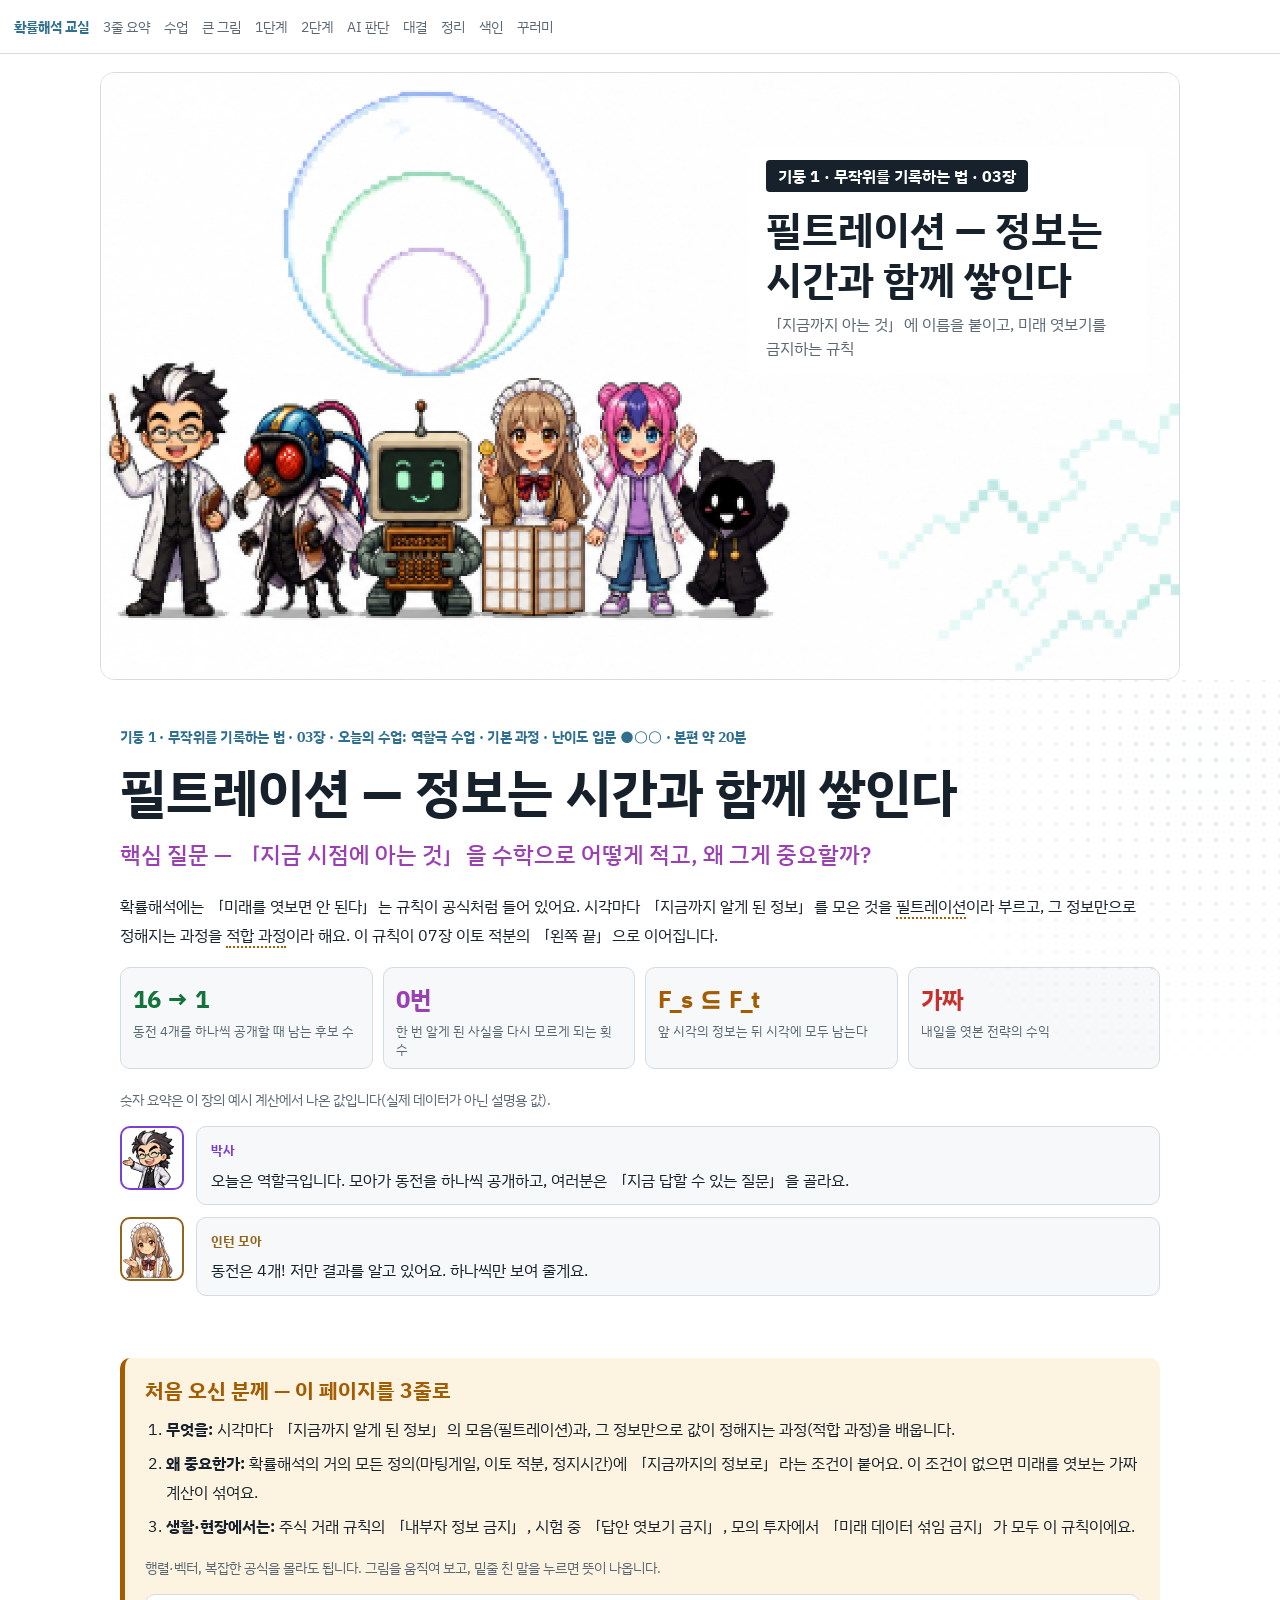
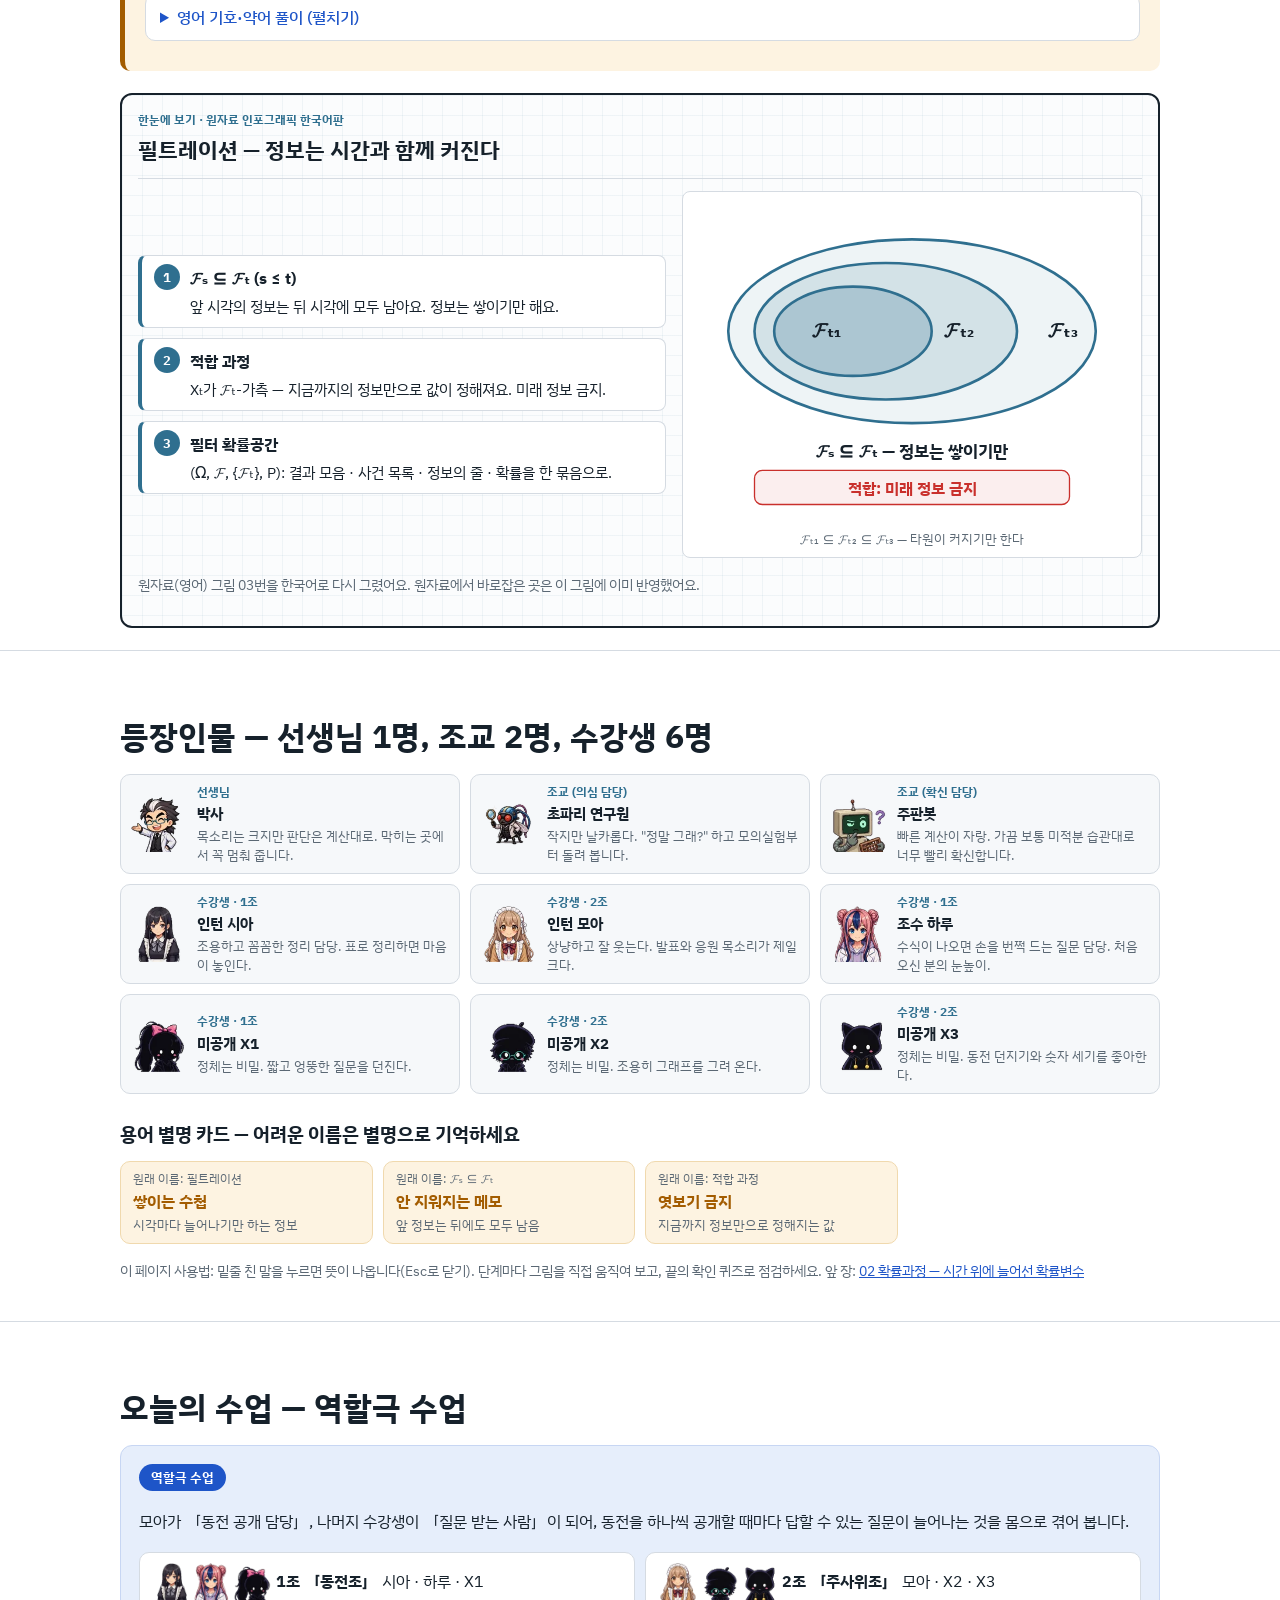
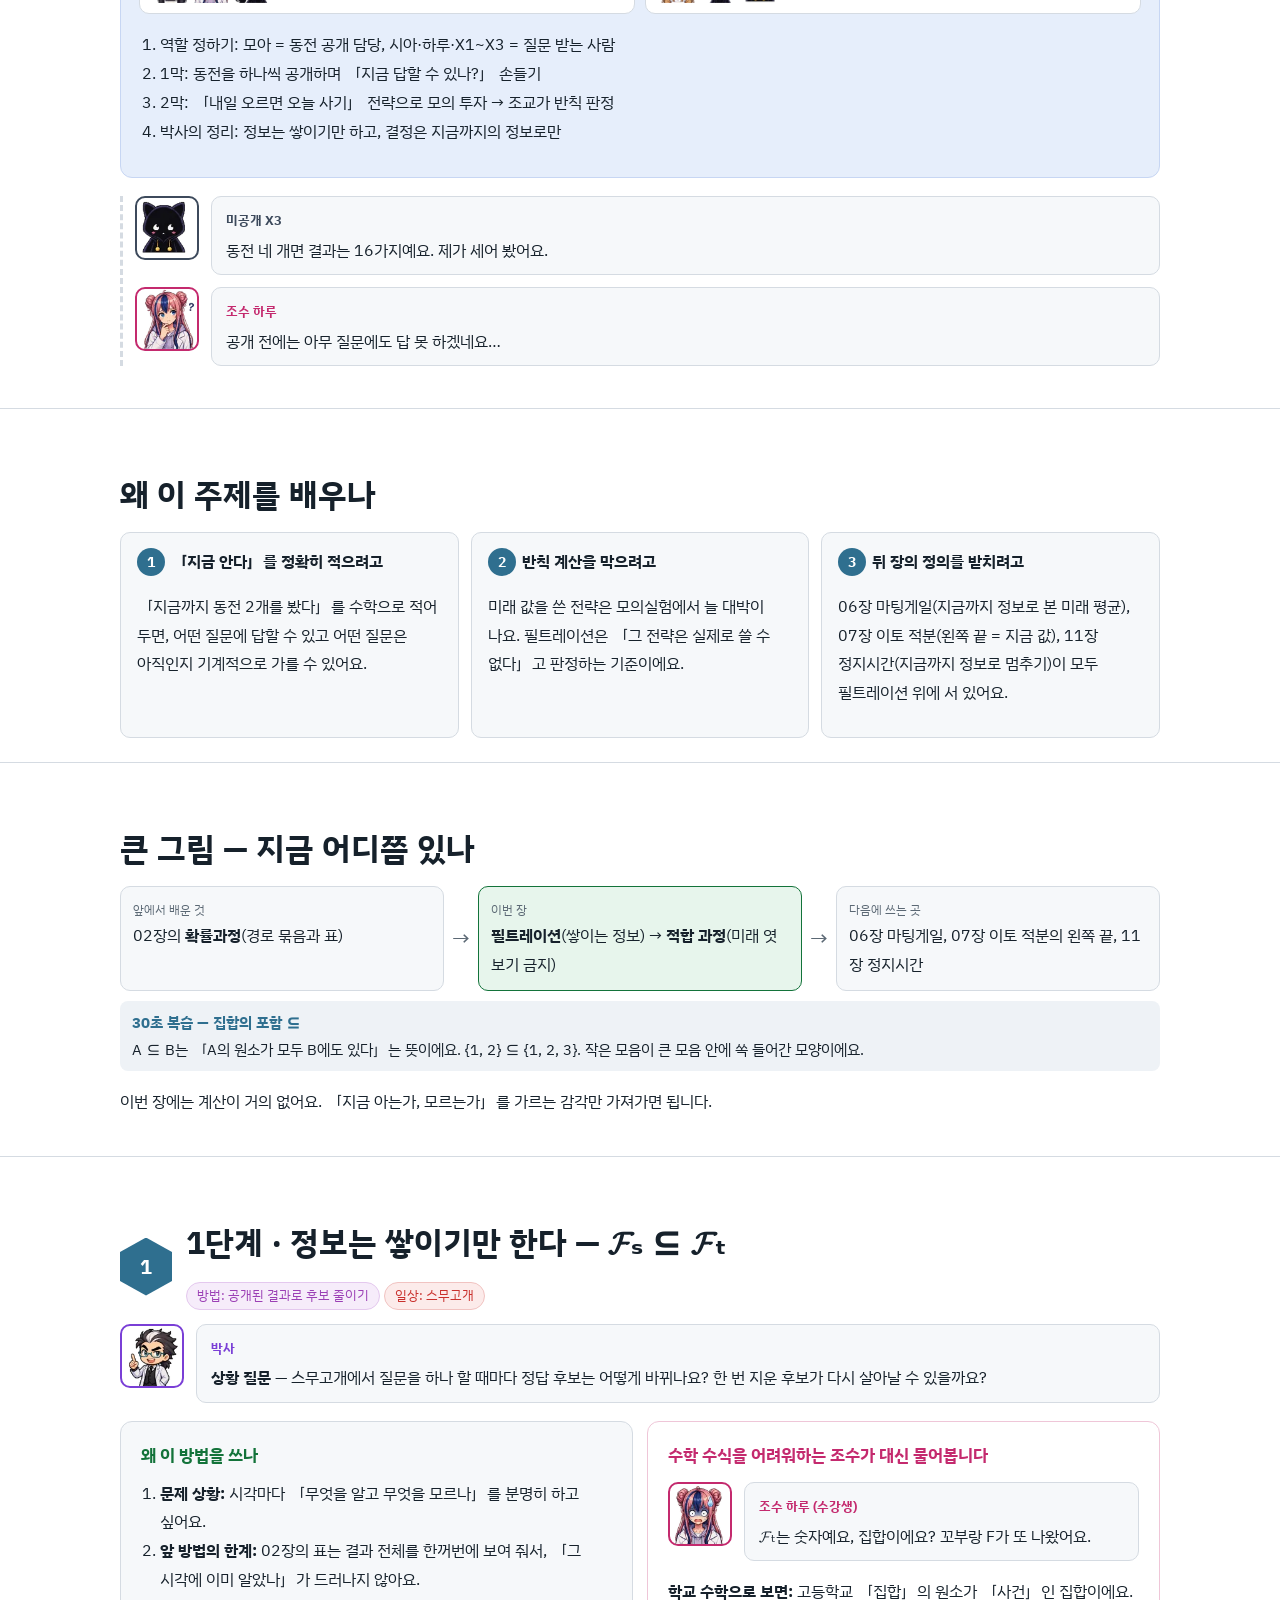
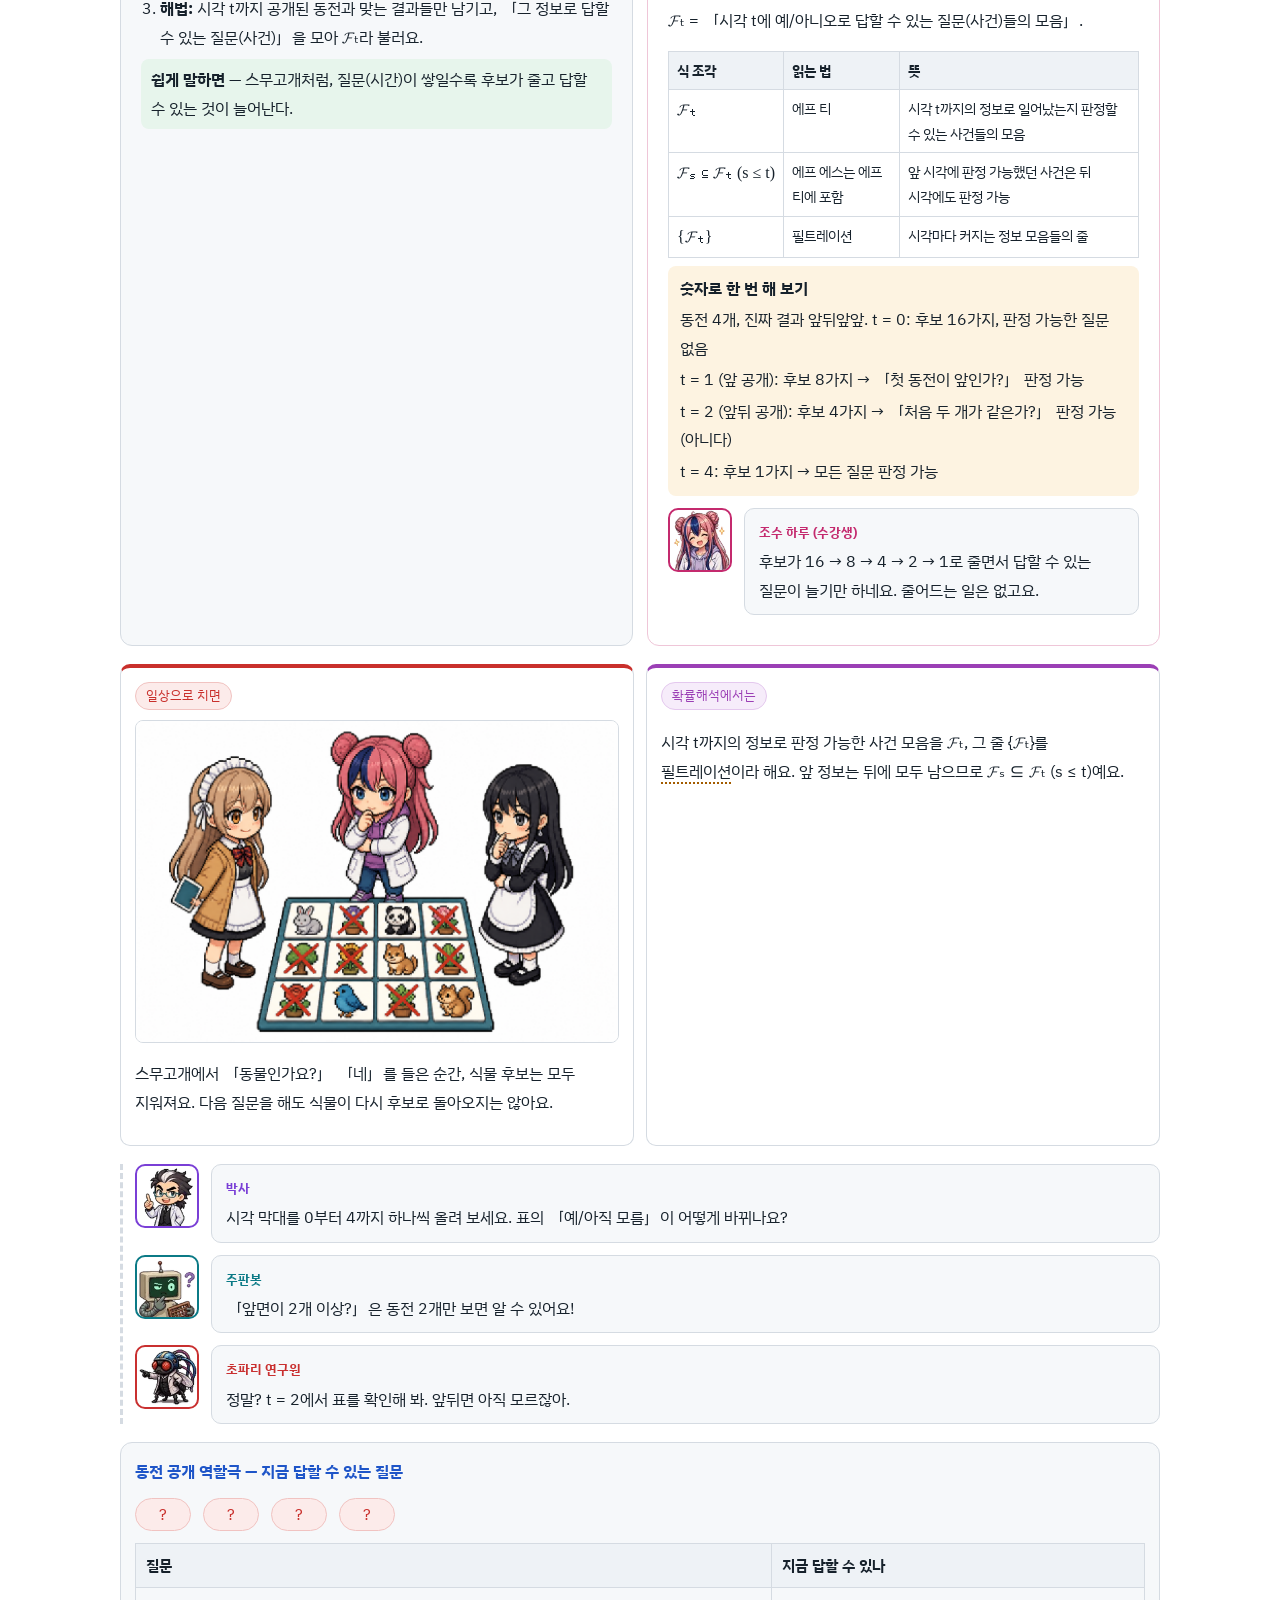
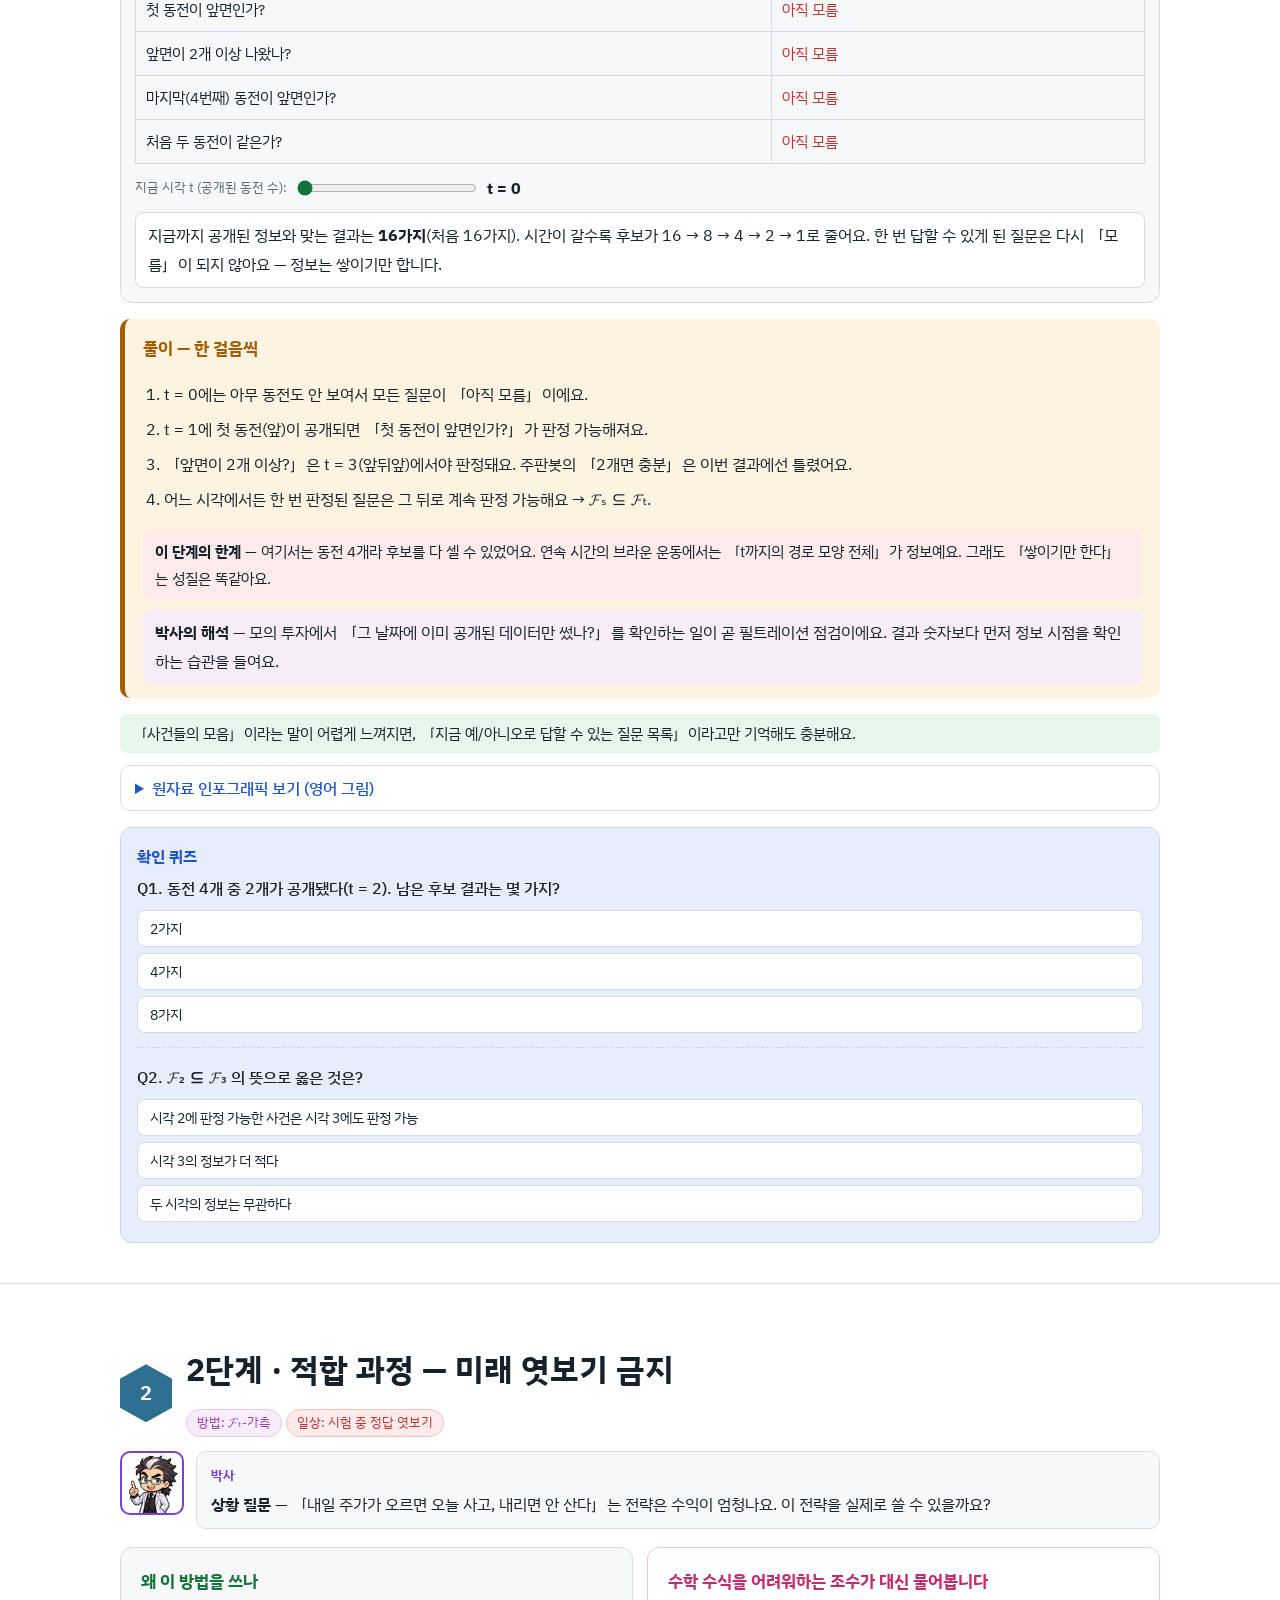
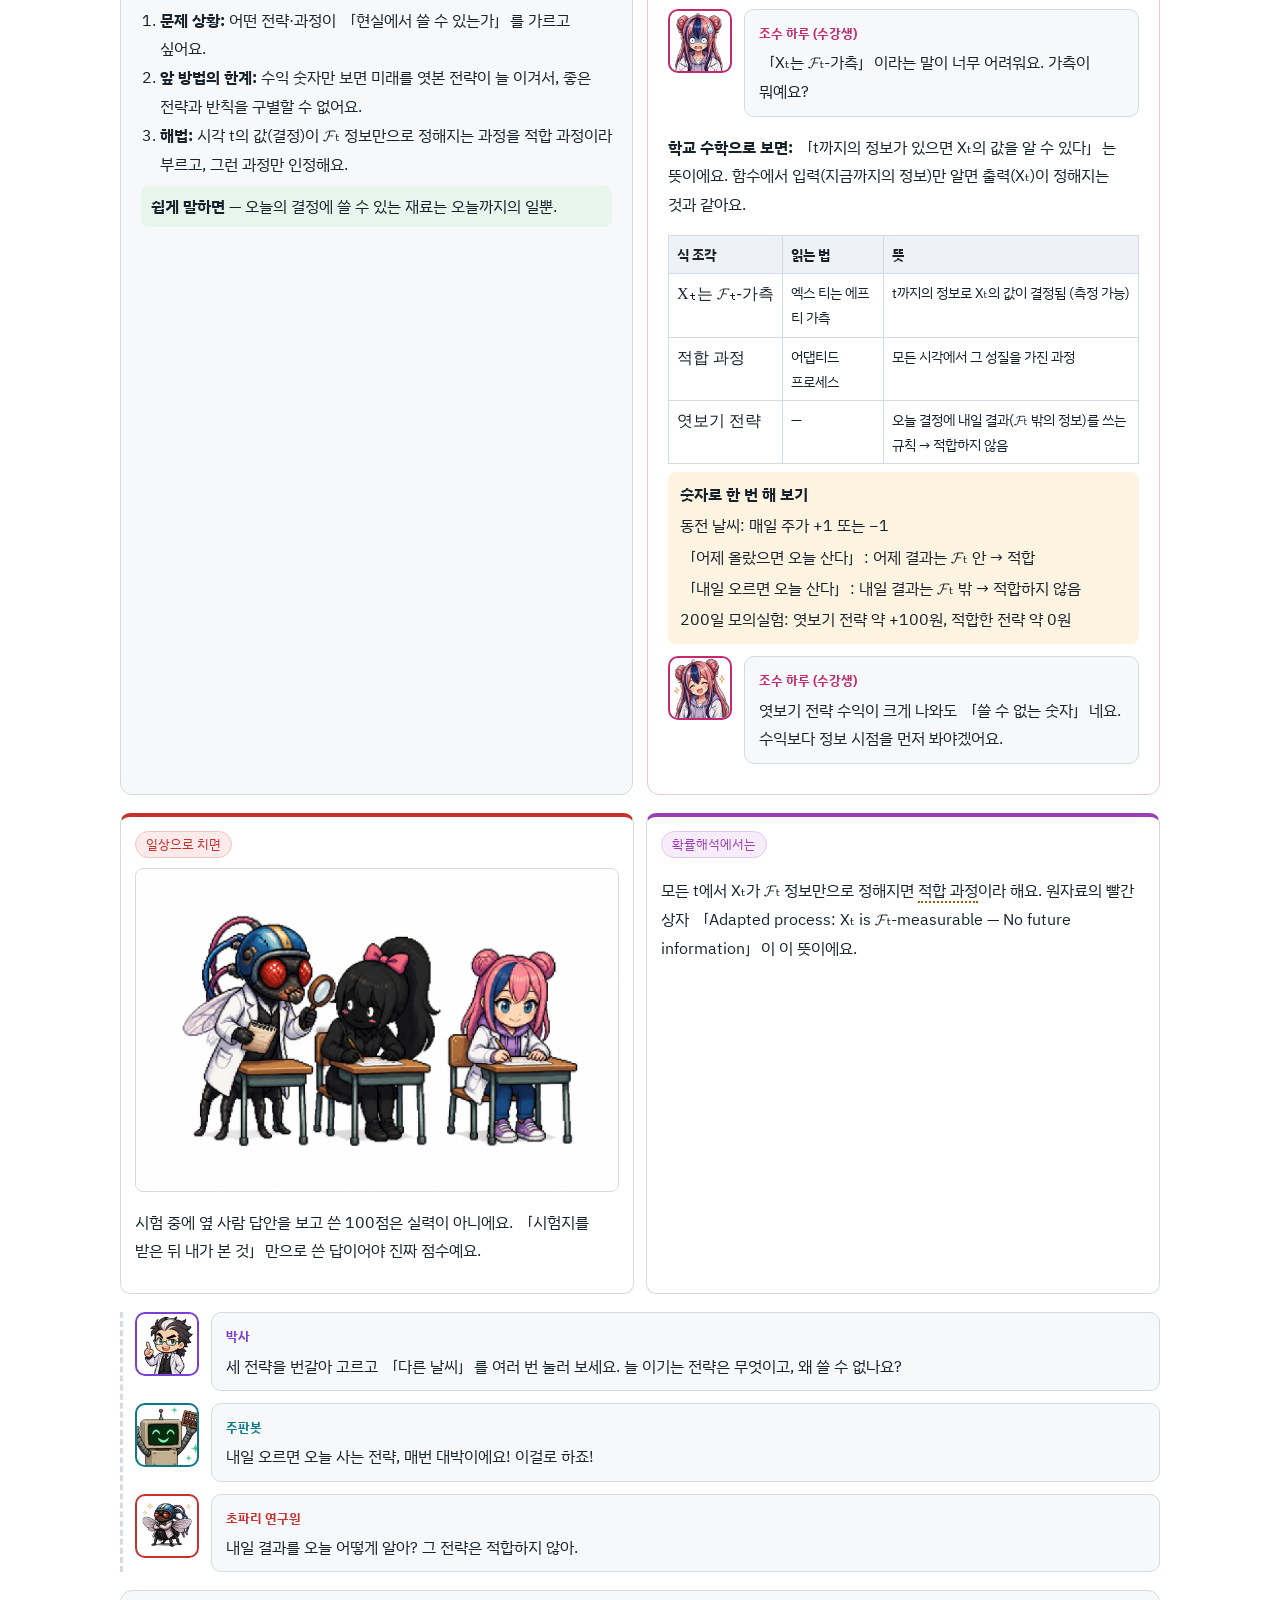
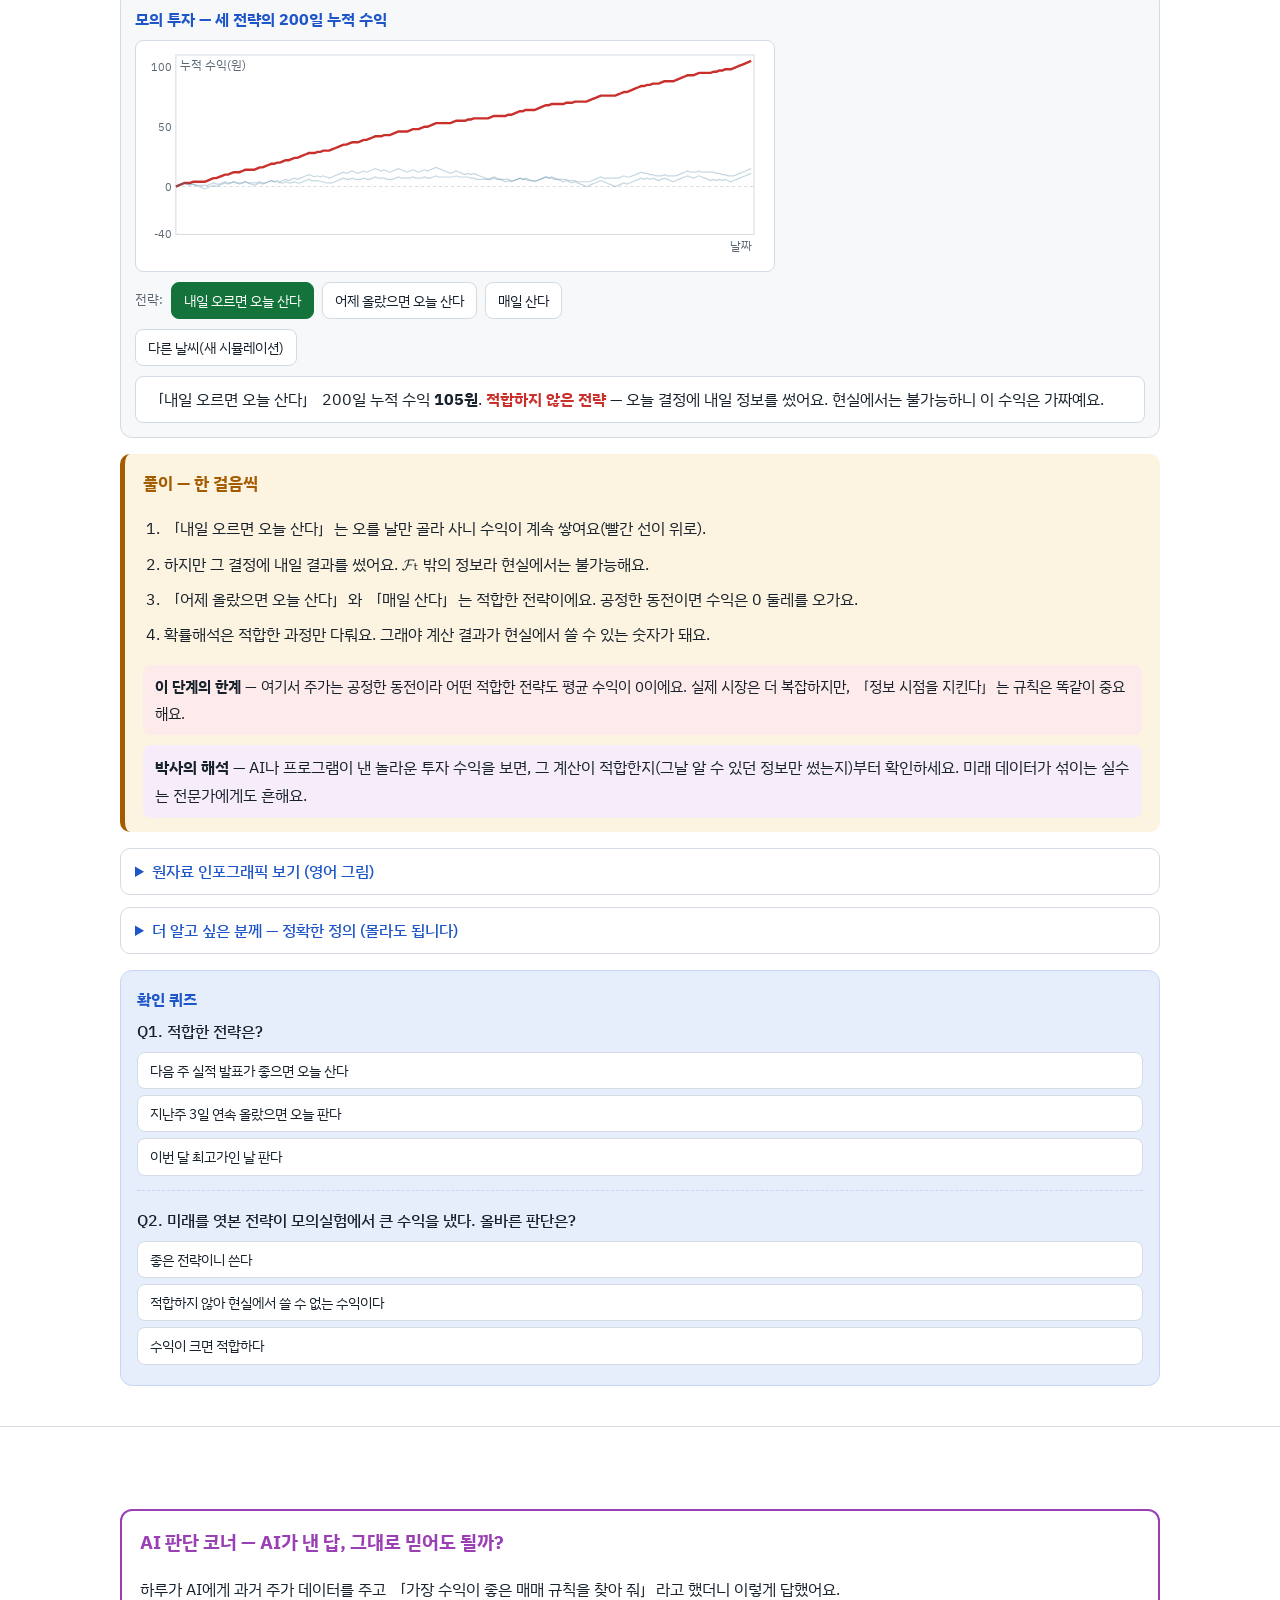
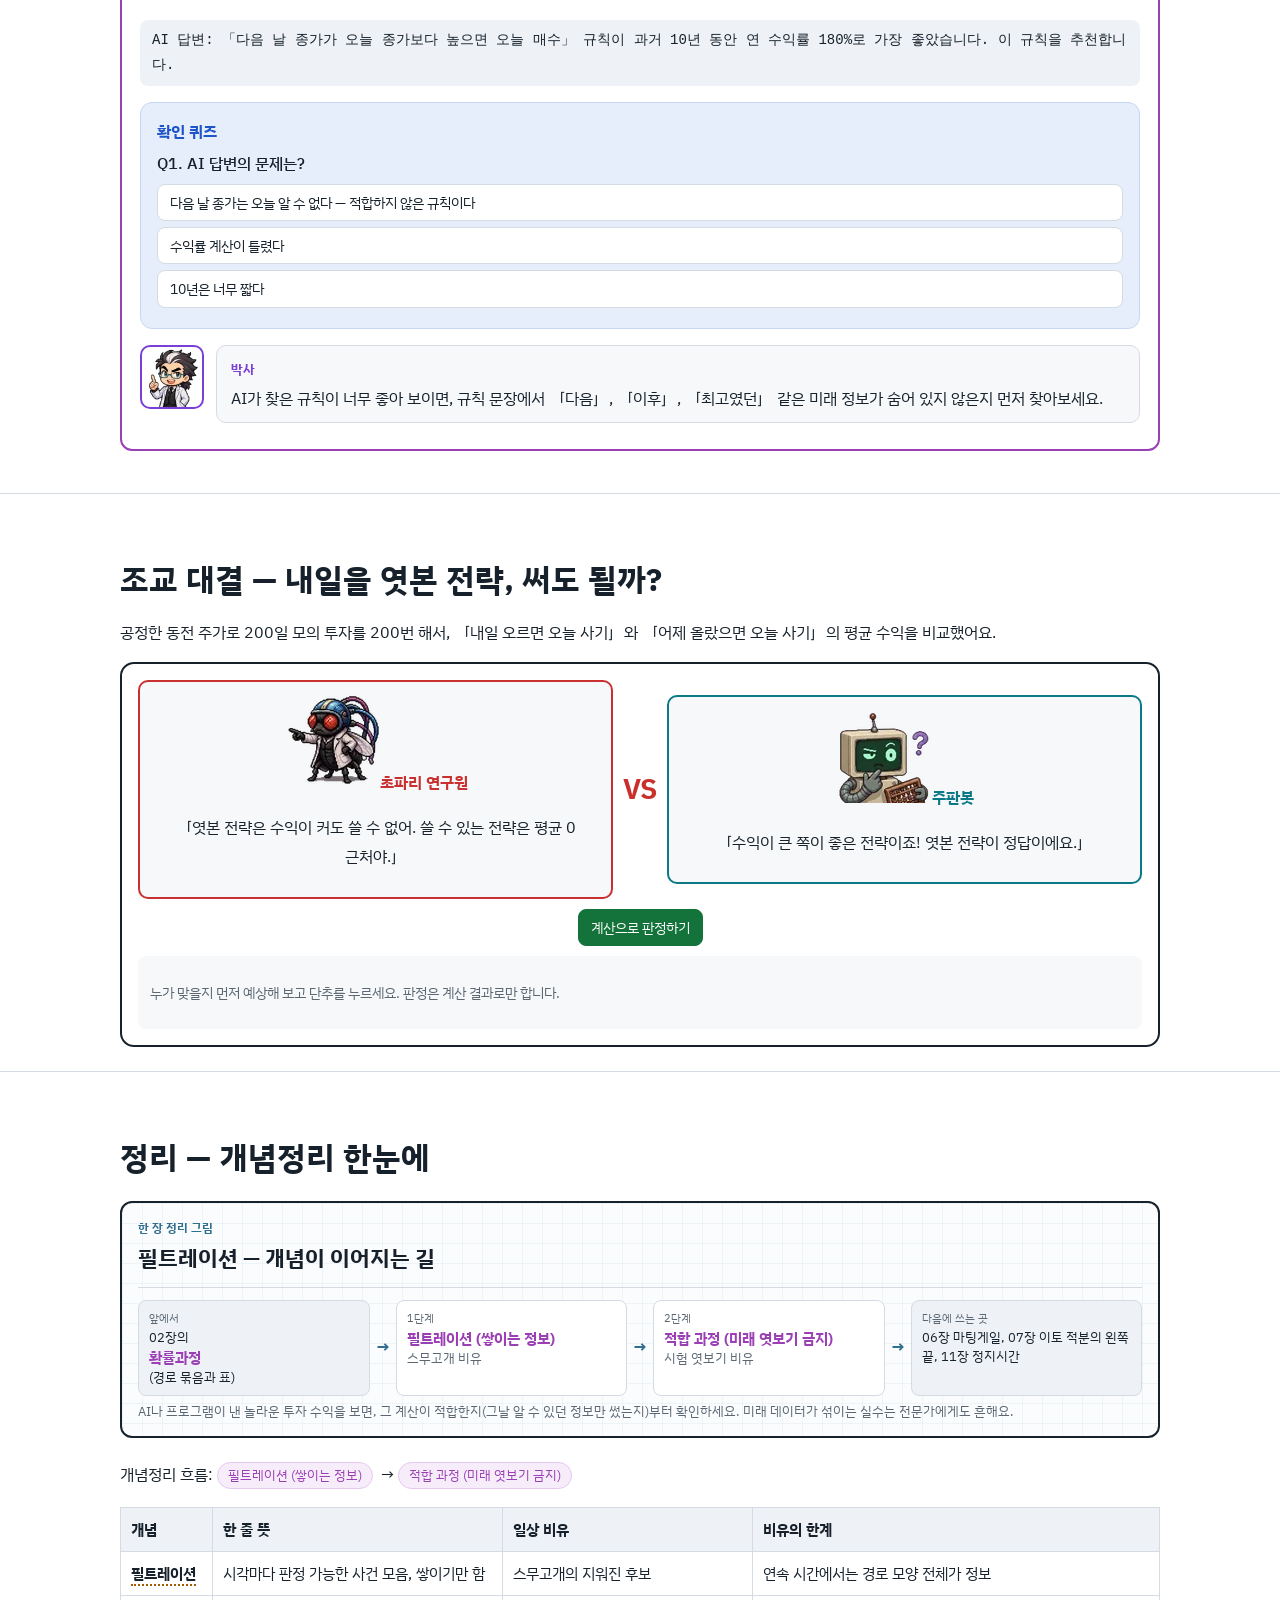
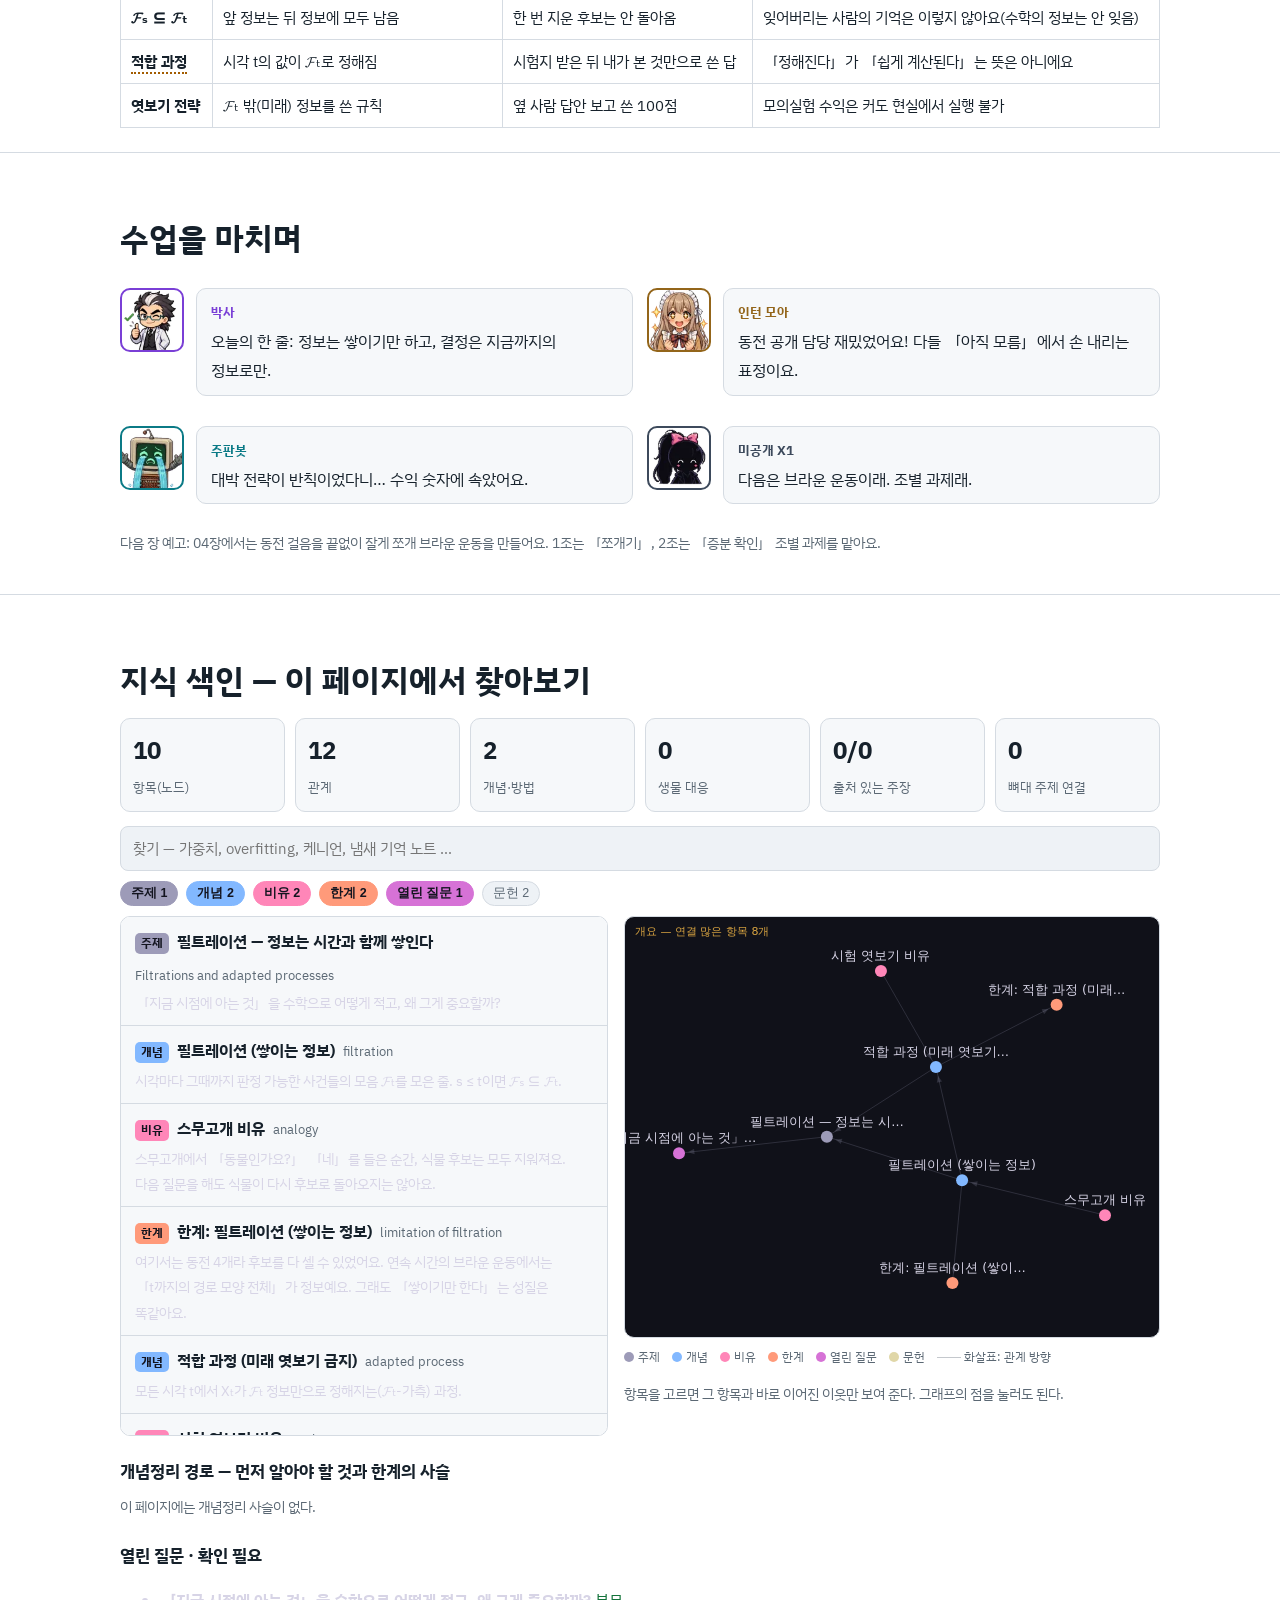
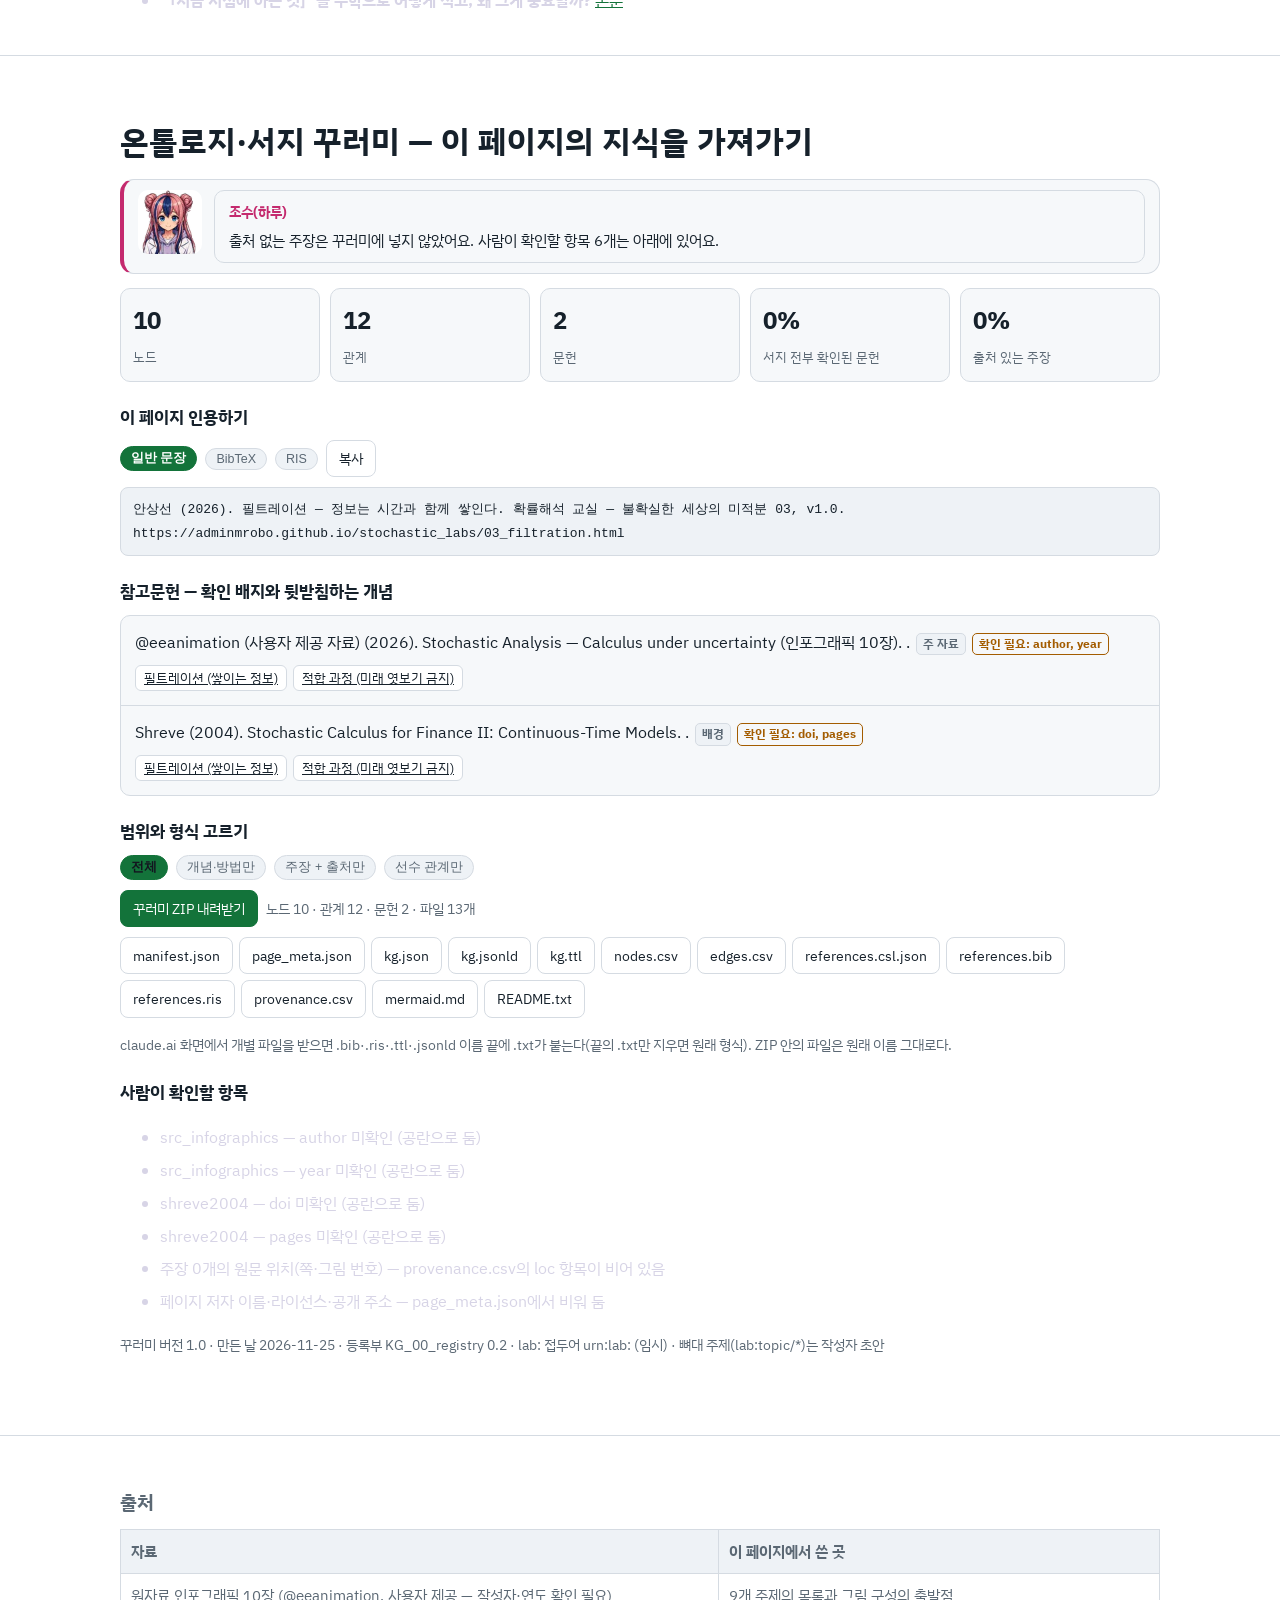
<file: 03_filtration.html>
<!DOCTYPE html><html lang="ko"><head>
<meta charset="utf-8">
<meta name="viewport" content="width=device-width, initial-scale=1, viewport-fit=cover">
<title>03 필트레이션 — 정보는 시간과 함께 쌓인다 — 확률해석 교실 — 불확실한 세상의 미적분</title>
<meta name="description" content="「지금 시점에 아는 것」을 수학으로 어떻게 적고, 왜 그게 중요할까?">
<meta property="og:title" content="03 필트레이션 — 정보는 시간과 함께 쌓인다 — 확률해석 교실 — 불확실한 세상의 미적분">
<meta property="og:description" content="「지금 시점에 아는 것」을 수학으로 어떻게 적고, 왜 그게 중요할까?">
<meta property="og:type" content="article">
<meta property="og:image" content="img/og/og_03.webp">
<link rel="preconnect" href="https://fonts.googleapis.com"><link rel="preconnect" href="https://fonts.gstatic.com" crossorigin>
<link href="https://fonts.googleapis.com/css2?family=IBM+Plex+Sans+KR:wght@400;500;700&display=swap" rel="stylesheet">
<link rel="stylesheet" href="assets/lab.css">
<!-- px-fix v1 --><style id="px-fix">img{image-rendering:auto!important}</style><script id="px-fix-js">(function(){var R=window.ResizeObserver;function f(i){var n=i.naturalWidth,w=i.getBoundingClientRect().width;if(!n||!w)return;var s=w*(window.devicePixelRatio||1)/n;i.style.setProperty("image-rendering",s>=1.95?"pixelated":"auto","important")}var ro=R?new R(function(es){es.forEach(function(e){f(e.target)})}):null;function a(i){if(i.__px)return;i.__px=1;i.addEventListener("load",function(){f(i)});if(ro)ro.observe(i);f(i)}function all(r){(r||document).querySelectorAll&&(r||document).querySelectorAll("img").forEach(a)}function go(){all();if(window.MutationObserver)new MutationObserver(function(ms){ms.forEach(function(m){m.addedNodes.forEach(function(n){if(n.nodeType!==1)return;if(n.tagName==="IMG")a(n);else all(n)})})}).observe(document.documentElement,{childList:true,subtree:true});window.addEventListener("resize",function(){document.querySelectorAll("img").forEach(f)})}if(document.readyState==="loading")document.addEventListener("DOMContentLoaded",go);else go()})();</script><!-- /px-fix -->
</head><body>
<nav class="top" aria-label="이 페이지 목차"><a class="logo" href="index.html">확률해석 교실</a><a href="#three">3줄 요약</a><a href="#class">수업</a><a href="#map">큰 그림</a><a href="#lv1">1단계</a><a href="#lv2">2단계</a><a href="#ai">AI 판단</a><a href="#duel">대결</a><a href="#sum">정리</a><a href="#kg">색인</a><a href="#export">꾸러미</a></nav><div id="prog"></div>
<div class="cover has-img" id="top"><img class="cimg" src="img/cover/cover_03.webp" width="1920" height="1080" alt="필트레이션 — 정보는 시간과 함께 쌓인다 표지 — 박사, 초파리 연구원, 주판봇, 인턴 모아"><div class="ctext"><span class="no">기둥 1 · 무작위를 기록하는 법 · 03장</span><h1>필트레이션 — 정보는 시간과 함께 쌓인다</h1><p>「지금까지 아는 것」에 이름을 붙이고, 미래 엿보기를 금지하는 규칙</p></div></div>
<header class="hero"><div class="wrap">
<div class="kicker">기둥 1 · 무작위를 기록하는 법 · 03장 · 오늘의 수업: 역할극 수업 · 기본 과정 · 난이도 입문 ●○○ · 본편 약 20분</div>
<h1>필트레이션 — 정보는 시간과 함께 쌓인다</h1>
<p class="q">핵심 질문 — 「지금 시점에 아는 것」을 수학으로 어떻게 적고, 왜 그게 중요할까?</p>
<p>확률해석에는 「미래를 엿보면 안 된다」는 규칙이 공식처럼 들어 있어요. 시각마다 「지금까지 알게 된 정보」를 모은 것을 <span class="jt" data-t="필트레이션" data-d="시각마다 그때까지 알게 된 정보(판정 가능한 사건)의 모음을 모은 줄. 시간에 따라 커지기만 한다.">필트레이션</span>이라 부르고, 그 정보만으로 정해지는 과정을 <span class="jt" data-t="적합 과정" data-d="시각 t의 값이 t까지의 정보만으로 정해지는 과정. 미래를 엿보지 않는 과정.">적합 과정</span>이라 해요. 이 규칙이 07장 이토 적분의 「왼쪽 끝」으로 이어집니다.</p>
<div class="kpis"><div class="kpi g"><b>16 → 1</b><span>동전 4개를 하나씩 공개할 때 남는 후보 수</span></div><div class="kpi m"><b>0번</b><span>한 번 알게 된 사실을 다시 모르게 되는 횟수</span></div><div class="kpi a"><b>F_s ⊆ F_t</b><span>앞 시각의 정보는 뒤 시각에 모두 남는다</span></div><div class="kpi r"><b>가짜</b><span>내일을 엿본 전략의 수익</span></div></div>
<p class="note">숫자 요약은 이 장의 예시 계산에서 나온 값입니다(실제 데이터가 아닌 설명용 값).</p>
<div class="say" data-who="doc"><img class="who" data-who="doc" data-mood="front" alt="" aria-hidden="true"><div><b class="name">박사</b><p>오늘은 역할극입니다. 모아가 동전을 하나씩 공개하고, 여러분은 「지금 답할 수 있는 질문」을 골라요.</p></div></div><div class="say" data-who="moa"><img class="who" data-who="moa" data-mood="guide" alt="" aria-hidden="true"><div><b class="name">인턴 모아</b><p>동전은 4개! 저만 결과를 알고 있어요. 하나씩만 보여 줄게요.</p></div></div>
</div></header>
<div class="wrap"><div class="three" id="three"><h2>처음 오신 분께 — 이 페이지를 3줄로</h2><ol>
<li><b>무엇을:</b> 시각마다 「지금까지 알게 된 정보」의 모음(필트레이션)과, 그 정보만으로 값이 정해지는 과정(적합 과정)을 배웁니다.</li><li><b>왜 중요한가:</b> 확률해석의 거의 모든 정의(마팅게일, 이토 적분, 정지시간)에 「지금까지의 정보로」라는 조건이 붙어요. 이 조건이 없으면 미래를 엿보는 가짜 계산이 섞여요.</li><li><b>생활·현장에서는:</b> 주식 거래 규칙의 「내부자 정보 금지」, 시험 중 「답안 엿보기 금지」, 모의 투자에서 「미래 데이터 섞임 금지」가 모두 이 규칙이에요.</li></ol>
<p class="note">행렬·벡터, 복잡한 공식을 몰라도 됩니다. 그림을 움직여 보고, 밑줄 친 말을 누르면 뜻이 나옵니다.</p>
<details><summary>영어 기호·약어 풀이 (펼치기)</summary><ul><li><b>𝓕ₜ (필기체 에프 티)</b> — 시각 t까지 알게 된 정보의 모음</li><li><b>{𝓕ₜ}</b> — 시각마다 하나씩 있는 정보 모음들의 줄 = 필트레이션</li><li><b>⊆</b> — 「~에 포함된다」 — 앞 정보는 뒤 정보 안에 모두 들어 있다</li><li><b>(Ω, 𝓕, {𝓕ₜ}, P)</b> — 결과 모음, 사건 목록, 정보의 줄, 확률을 한 묶음으로 적은 것</li></ul></details>
</div><figure class="infog" id="infog"><div class="ihead"><span>한눈에 보기 · 원자료 인포그래픽 한국어판</span><b>필트레이션 — 정보는 시간과 함께 커진다</b></div><div class="ibody"><div class="icards"><div class="ic"><b class="n">1</b><div><b>𝓕ₛ ⊆ 𝓕ₜ (s ≤ t)</b><p>앞 시각의 정보는 뒤 시각에 모두 남아요. 정보는 쌓이기만 해요.</p></div></div><div class="ic"><b class="n">2</b><div><b>적합 과정</b><p>Xₜ가 𝓕ₜ-가측 — 지금까지의 정보만으로 값이 정해져요. 미래 정보 금지.</p></div></div><div class="ic"><b class="n">3</b><div><b>필터 확률공간</b><p>(Ω, 𝓕, {𝓕ₜ}, P): 결과 모음 · 사건 목록 · 정보의 줄 · 확률을 한 묶음으로.</p></div></div></div><div class="idia"><svg viewBox="0 0 320 240" width="100%" role="img" aria-label="커지는 정보 타원 세 개" style="max-width:420px;font-family:inherit"><ellipse cx="160" cy="100" rx="140" ry="70" fill="rgba(47,111,143,.08)" stroke="#2f6f8f" stroke-width="2"/><ellipse cx="140" cy="100" rx="100" ry="52" fill="rgba(47,111,143,.14)" stroke="#2f6f8f" stroke-width="2"/><ellipse cx="115" cy="100" rx="60" ry="34" fill="rgba(47,111,143,.24)" stroke="#2f6f8f" stroke-width="2"/><text x="95.0" y="104.0" font-size="15" fill="#16212b" font-weight="700" text-anchor="middle">𝓕ₜ₁</text><text x="196.0" y="104.0" font-size="15" fill="#16212b" font-weight="700" text-anchor="middle">𝓕ₜ₂</text><text x="275.0" y="104.0" font-size="15" fill="#16212b" font-weight="700" text-anchor="middle">𝓕ₜ₃</text><text x="160.0" y="196.0" font-size="13" fill="#16212b" font-weight="700" text-anchor="middle">𝓕ₛ ⊆ 𝓕ₜ — 정보는 쌓이기만</text><rect x="40" y="206" width="240" height="26" rx="6" fill="rgba(201,48,44,.08)" stroke="#c9302c"/><text x="160.0" y="224.0" font-size="12" fill="#c9302c" font-weight="700" text-anchor="middle">적합: 미래 정보 금지</text></svg><figcaption>𝓕ₜ₁ ⊆ 𝓕ₜ₂ ⊆ 𝓕ₜ₃ — 타원이 커지기만 한다</figcaption></div></div><p class="note">원자료(영어) 그림 03번을 한국어로 다시 그렸어요. 원자료에서 바로잡은 곳은 이 그림에 이미 반영했어요.</p></figure></div>
<section class="level" id="cast"><div class="wrap"><h2>등장인물 — 선생님 1명, 조교 2명, 수강생 6명</h2>
<div class="cast"><div><img class="" data-who="doc" data-mood="front" alt="" aria-hidden="true"><div><span class="role">선생님</span><b>박사</b><span>목소리는 크지만 판단은 계산대로. 막히는 곳에서 꼭 멈춰 줍니다.</span></div></div><div><img class="" data-who="fly" data-mood="magnify" alt="" aria-hidden="true"><div><span class="role">조교 (의심 담당)</span><b>초파리 연구원</b><span>작지만 날카롭다. &quot;정말 그래?&quot; 하고 모의실험부터 돌려 봅니다.</span></div></div><div><img class="" data-who="robo" data-mood="calc" alt="" aria-hidden="true"><div><span class="role">조교 (확신 담당)</span><b>주판봇</b><span>빠른 계산이 자랑. 가끔 보통 미적분 습관대로 너무 빨리 확신합니다.</span></div></div><div><img class="" data-who="sia" data-mood="e13" alt="" aria-hidden="true"><div><span class="role">수강생 · 1조</span><b>인턴 시아</b><span>조용하고 꼼꼼한 정리 담당. 표로 정리하면 마음이 놓인다.</span></div></div><div><img class="" data-who="moa" data-mood="e13" alt="" aria-hidden="true"><div><span class="role">수강생 · 2조</span><b>인턴 모아</b><span>상냥하고 잘 웃는다. 발표와 응원 목소리가 제일 크다.</span></div></div><div><img class="" data-who="asst" data-mood="e13" alt="" aria-hidden="true"><div><span class="role">수강생 · 1조</span><b>조수 하루</b><span>수식이 나오면 손을 번쩍 드는 질문 담당. 처음 오신 분의 눈높이.</span></div></div><div><img class="" data-who="x1" data-mood="e13" alt="" aria-hidden="true"><div><span class="role">수강생 · 1조</span><b>미공개 X1</b><span>정체는 비밀. 짧고 엉뚱한 질문을 던진다.</span></div></div><div><img class="" data-who="x2" data-mood="e13" alt="" aria-hidden="true"><div><span class="role">수강생 · 2조</span><b>미공개 X2</b><span>정체는 비밀. 조용히 그래프를 그려 온다.</span></div></div><div><img class="" data-who="x3" data-mood="e13" alt="" aria-hidden="true"><div><span class="role">수강생 · 2조</span><b>미공개 X3</b><span>정체는 비밀. 동전 던지기와 숫자 세기를 좋아한다.</span></div></div></div>
<h3>용어 별명 카드 — 어려운 이름은 별명으로 기억하세요</h3><div class="nick"><div><span class="role">원래 이름: 필트레이션</span><b>쌓이는 수첩</b><span>시각마다 늘어나기만 하는 정보</span></div><div><span class="role">원래 이름: 𝓕ₛ ⊆ 𝓕ₜ</span><b>안 지워지는 메모</b><span>앞 정보는 뒤에도 모두 남음</span></div><div><span class="role">원래 이름: 적합 과정</span><b>엿보기 금지</b><span>지금까지 정보만으로 정해지는 값</span></div></div>
<p class="note">이 페이지 사용법: 밑줄 친 말을 누르면 뜻이 나옵니다(Esc로 닫기). 단계마다 그림을 직접 움직여 보고, 끝의 확인 퀴즈로 점검하세요. 앞 장: <a href="02_stochastic_process.html">02 확률과정 — 시간 위에 늘어선 확률변수</a></p>
</div></section>
<section class="level" id="class"><div class="wrap"><h2>오늘의 수업 — 역할극 수업</h2>
<div class="klass"><span class="fmt">역할극 수업</span><p>모아가 「동전 공개 담당」, 나머지 수강생이 「질문 받는 사람」이 되어, 동전을 하나씩 공개할 때마다 답할 수 있는 질문이 늘어나는 것을 몸으로 겪어 봅니다.</p><div class="groups"><div><img class="" data-who="sia" data-mood="e13" alt="" aria-hidden="true"><img class="" data-who="asst" data-mood="e13" alt="" aria-hidden="true"><img class="" data-who="x1" data-mood="e13" alt="" aria-hidden="true"> <b>1조 「동전조」</b> 시아 · 하루 · X1</div><div><img class="" data-who="moa" data-mood="e13" alt="" aria-hidden="true"><img class="" data-who="x2" data-mood="e13" alt="" aria-hidden="true"><img class="" data-who="x3" data-mood="e13" alt="" aria-hidden="true"> <b>2조 「주사위조」</b> 모아 · X2 · X3</div></div><ol><li>역할 정하기: 모아 = 동전 공개 담당, 시아·하루·X1~X3 = 질문 받는 사람</li><li>1막: 동전을 하나씩 공개하며 「지금 답할 수 있나?」 손들기</li><li>2막: 「내일 오르면 오늘 사기」 전략으로 모의 투자 → 조교가 반칙 판정</li><li>박사의 정리: 정보는 쌓이기만 하고, 결정은 지금까지의 정보로만</li></ol></div>
<div class="talk"><div class="say" data-who="x3"><img class="who" data-who="x3" data-mood="e09" alt="" aria-hidden="true"><div><b class="name">미공개 X3</b><p>동전 네 개면 결과는 16가지예요. 제가 세어 봤어요.</p></div></div><div class="say" data-who="asst"><img class="who" data-who="asst" data-mood="think" alt="" aria-hidden="true"><div><b class="name">조수 하루</b><p>공개 전에는 아무 질문에도 답 못 하겠네요…</p></div></div></div></div></section>
<section class="level" id="why"><div class="wrap"><h2>왜 이 주제를 배우나</h2><div class="steps"><div><b class="n">1</b><b>「지금 안다」를 정확히 적으려고</b><p>「지금까지 동전 2개를 봤다」를 수학으로 적어 두면, 어떤 질문에 답할 수 있고 어떤 질문은 아직인지 기계적으로 가를 수 있어요.</p></div><div><b class="n">2</b><b>반칙 계산을 막으려고</b><p>미래 값을 쓴 전략은 모의실험에서 늘 대박이 나요. 필트레이션은 「그 전략은 실제로 쓸 수 없다」고 판정하는 기준이에요.</p></div><div><b class="n">3</b><b>뒤 장의 정의를 받치려고</b><p>06장 마팅게일(지금까지 정보로 본 미래 평균), 07장 이토 적분(왼쪽 끝 = 지금 값), 11장 정지시간(지금까지 정보로 멈추기)이 모두 필트레이션 위에 서 있어요.</p></div></div></div></section>
<section class="level" id="map"><div class="wrap"><h2>큰 그림 — 지금 어디쯤 있나</h2>
<div class="map3"><div><small>앞에서 배운 것</small>02장의 <b>확률과정</b>(경로 묶음과 표)</div><i aria-hidden="true">→</i><div class="now"><small>이번 장</small><b>필트레이션</b>(쌓이는 정보) → <b>적합 과정</b>(미래 엿보기 금지)</div><i aria-hidden="true">→</i><div><small>다음에 쓰는 곳</small>06장 마팅게일, 07장 이토 적분의 왼쪽 끝, 11장 정지시간</div></div>
<div class="recap"><b>30초 복습 — 집합의 포함 ⊆</b><br>A ⊆ B는 「A의 원소가 모두 B에도 있다」는 뜻이에요. {1, 2} ⊆ {1, 2, 3}. 작은 모음이 큰 모음 안에 쏙 들어간 모양이에요.</div><p>이번 장에는 계산이 거의 없어요. 「지금 아는가, 모르는가」를 가르는 감각만 가져가면 됩니다.</p></div></section>
<section class="level" id="lv1"><div class="wrap"><div class="lvhead"><div class="hex" aria-hidden="true">1</div><div><h2>1단계 · 정보는 쌓이기만 한다 — 𝓕ₛ ⊆ 𝓕ₜ</h2><span class="tag nn">방법: 공개된 결과로 후보 줄이기</span><span class="tag fly">일상: 스무고개</span></div></div><div class="say" data-who="doc"><img class="who" data-who="doc" data-mood="board" alt="" aria-hidden="true"><div><b class="name">박사</b><p><b>상황 질문</b> — 스무고개에서 질문을 하나 할 때마다 정답 후보는 어떻게 바뀌나요? 한 번 지운 후보가 다시 살아날 수 있을까요?</p></div></div><div class="twobox"><div class="whybox"><h3>왜 이 방법을 쓰나</h3><ol><li><b>문제 상황:</b> 시각마다 「무엇을 알고 무엇을 모르나」를 분명히 하고 싶어요.</li><li><b>앞 방법의 한계:</b> 02장의 표는 결과 전체를 한꺼번에 보여 줘서, 「그 시각에 이미 알았나」가 드러나지 않아요.</li><li><b>해법:</b> 시각 t까지 공개된 동전과 맞는 결과들만 남기고, 「그 정보로 답할 수 있는 질문(사건)」을 모아 𝓕ₜ라 불러요.</li></ol><div class="easy"><b>쉽게 말하면</b> — 스무고개처럼, 질문(시간)이 쌓일수록 후보가 줄고 답할 수 있는 것이 늘어난다.</div></div><div class="mathbox"><h3>수학 수식을 어려워하는 조수가 대신 물어봅니다</h3><div class="say" data-who="asst"><img class="who" data-who="asst" data-mood="shock" alt="" aria-hidden="true"><div><b class="name">조수 하루 (수강생)</b><p>𝓕ₜ는 숫자예요, 집합이에요? 꼬부랑 F가 또 나왔어요.</p></div></div><p><b>학교 수학으로 보면:</b> 고등학교 「집합」의 원소가 「사건」인 집합이에요. 𝓕ₜ = 「시각 t에 예/아니오로 답할 수 있는 질문(사건)들의 모음」.</p><table class="sym"><thead><tr><th>식 조각</th><th>읽는 법</th><th>뜻</th></tr></thead><tbody><tr><td>𝓕ₜ</td><td>에프 티</td><td>시각 t까지의 정보로 일어났는지 판정할 수 있는 사건들의 모음</td></tr><tr><td>𝓕ₛ ⊆ 𝓕ₜ (s ≤ t)</td><td>에프 에스는 에프 티에 포함</td><td>앞 시각에 판정 가능했던 사건은 뒤 시각에도 판정 가능</td></tr><tr><td>{𝓕ₜ}</td><td>필트레이션</td><td>시각마다 커지는 정보 모음들의 줄</td></tr></tbody></table><div class="tryit"><b>숫자로 한 번 해 보기</b><p>동전 4개, 진짜 결과 앞뒤앞앞. t = 0: 후보 16가지, 판정 가능한 질문 없음</p><p>t = 1 (앞 공개): 후보 8가지 → 「첫 동전이 앞인가?」 판정 가능</p><p>t = 2 (앞뒤 공개): 후보 4가지 → 「처음 두 개가 같은가?」 판정 가능 (아니다)</p><p>t = 4: 후보 1가지 → 모든 질문 판정 가능</p></div><div class="say" data-who="asst"><img class="who" data-who="asst" data-mood="spark" alt="" aria-hidden="true"><div><b class="name">조수 하루 (수강생)</b><p>후보가 16 → 8 → 4 → 2 → 1로 줄면서 답할 수 있는 질문이 늘기만 하네요. 줄어드는 일은 없고요.</p></div></div></div></div><div class="pair"><div><span class="tag fly">일상으로 치면</span><img class="scene" loading="lazy" src="img/scene/scene_03_lv1.webp" width="1200" height="800" alt="스무고개 비유 장면 그림"><p>스무고개에서 「동물인가요?」 「네」를 들은 순간, 식물 후보는 모두 지워져요. 다음 질문을 해도 식물이 다시 후보로 돌아오지는 않아요.</p></div><div><span class="tag nn">확률해석에서는</span><p>시각 t까지의 정보로 판정 가능한 사건 모음을 𝓕ₜ, 그 줄 {𝓕ₜ}를 <span class="jt" data-t="필트레이션" data-d="시각마다 그때까지 알게 된 정보(판정 가능한 사건)의 모음을 모은 줄. 시간에 따라 커지기만 한다.">필트레이션</span>이라 해요. 앞 정보는 뒤에 모두 남으므로 𝓕ₛ ⊆ 𝓕ₜ (s ≤ t)예요.</p></div></div><div class="talk"><div class="say" data-who="doc"><img class="who" data-who="doc" data-mood="board" alt="" aria-hidden="true"><div><b class="name">박사</b><p>시각 막대를 0부터 4까지 하나씩 올려 보세요. 표의 「예/아직 모름」이 어떻게 바뀌나요?</p></div></div><div class="say" data-who="robo"><img class="who" data-who="robo" data-mood="calc" alt="" aria-hidden="true"><div><b class="name">주판봇</b><p>「앞면이 2개 이상?」은 동전 2개만 보면 알 수 있어요!</p></div></div><div class="say" data-who="fly"><img class="who" data-who="fly" data-mood="point" alt="" aria-hidden="true"><div><b class="name">초파리 연구원</b><p>정말? t = 2에서 표를 확인해 봐. 앞뒤면 아직 모르잖아.</p></div></div></div><div class="panel"><div class="ptitle">동전 공개 역할극 — 지금 답할 수 있는 질문</div><div data-w="info" data-o="{}"></div></div><div class="explain"><h3>풀이 — 한 걸음씩</h3><ol><li>t = 0에는 아무 동전도 안 보여서 모든 질문이 「아직 모름」이에요.</li><li>t = 1에 첫 동전(앞)이 공개되면 「첫 동전이 앞면인가?」가 판정 가능해져요.</li><li>「앞면이 2개 이상?」은 t = 3(앞뒤앞)에서야 판정돼요. 주판봇의 「2개면 충분」은 이번 결과에선 틀렸어요.</li><li>어느 시각에서든 한 번 판정된 질문은 그 뒤로 계속 판정 가능해요 → 𝓕ₛ ⊆ 𝓕ₜ.</li></ol><div class="lim"><b>이 단계의 한계</b> — 여기서는 동전 4개라 후보를 다 셀 수 있었어요. 연속 시간의 브라운 운동에서는 「t까지의 경로 모양 전체」가 정보예요. 그래도 「쌓이기만 한다」는 성질은 똑같아요.</div><div class="interp"><b>박사의 해석</b> — 모의 투자에서 「그 날짜에 이미 공개된 데이터만 썼나?」를 확인하는 일이 곧 필트레이션 점검이에요. 결과 숫자보다 먼저 정보 시점을 확인하는 습관을 들여요.</div></div><div class="rest">「사건들의 모음」이라는 말이 어렵게 느껴지면, 「지금 예/아니오로 답할 수 있는 질문 목록」이라고만 기억해도 충분해요.</div><details><summary>원자료 인포그래픽 보기 (영어 그림)</summary><p class="note">원자료 「2 · Filtrations」 위쪽의 커지는 타원 세 개(𝓕t₁ ⊆ 𝓕t₂ ⊆ 𝓕t₃)와 「Information grows with time」.</p><img loading="lazy" src="img/source/src03.webp" width="1000" height="1000" alt="필트레이션 인포그래픽 — 정보는 시간과 함께 커진다"></details><div class="quiz" data-quiz="q1"></div></div></section>
<section class="level" id="lv2"><div class="wrap"><div class="lvhead"><div class="hex" aria-hidden="true">2</div><div><h2>2단계 · 적합 과정 — 미래 엿보기 금지</h2><span class="tag nn">방법: 𝓕ₜ-가측</span><span class="tag fly">일상: 시험 중 정답 엿보기</span></div></div><div class="say" data-who="doc"><img class="who" data-who="doc" data-mood="board" alt="" aria-hidden="true"><div><b class="name">박사</b><p><b>상황 질문</b> — 「내일 주가가 오르면 오늘 사고, 내리면 안 산다」는 전략은 수익이 엄청나요. 이 전략을 실제로 쓸 수 있을까요?</p></div></div><div class="twobox"><div class="whybox"><h3>왜 이 방법을 쓰나</h3><ol><li><b>문제 상황:</b> 어떤 전략·과정이 「현실에서 쓸 수 있는가」를 가르고 싶어요.</li><li><b>앞 방법의 한계:</b> 수익 숫자만 보면 미래를 엿본 전략이 늘 이겨서, 좋은 전략과 반칙을 구별할 수 없어요.</li><li><b>해법:</b> 시각 t의 값(결정)이 𝓕ₜ 정보만으로 정해지는 과정을 적합 과정이라 부르고, 그런 과정만 인정해요.</li></ol><div class="easy"><b>쉽게 말하면</b> — 오늘의 결정에 쓸 수 있는 재료는 오늘까지의 일뿐.</div></div><div class="mathbox"><h3>수학 수식을 어려워하는 조수가 대신 물어봅니다</h3><div class="say" data-who="asst"><img class="who" data-who="asst" data-mood="shock" alt="" aria-hidden="true"><div><b class="name">조수 하루 (수강생)</b><p>「Xₜ는 𝓕ₜ-가측」이라는 말이 너무 어려워요. 가측이 뭐예요?</p></div></div><p><b>학교 수학으로 보면:</b> 「t까지의 정보가 있으면 Xₜ의 값을 알 수 있다」는 뜻이에요. 함수에서 입력(지금까지의 정보)만 알면 출력(Xₜ)이 정해지는 것과 같아요.</p><table class="sym"><thead><tr><th>식 조각</th><th>읽는 법</th><th>뜻</th></tr></thead><tbody><tr><td>Xₜ는 𝓕ₜ-가측</td><td>엑스 티는 에프 티 가측</td><td>t까지의 정보로 Xₜ의 값이 결정됨 (측정 가능)</td></tr><tr><td>적합 과정</td><td>어댑티드 프로세스</td><td>모든 시각에서 그 성질을 가진 과정</td></tr><tr><td>엿보기 전략</td><td>—</td><td>오늘 결정에 내일 결과(𝓕ₜ 밖의 정보)를 쓰는 규칙 → 적합하지 않음</td></tr></tbody></table><div class="tryit"><b>숫자로 한 번 해 보기</b><p>동전 날씨: 매일 주가 +1 또는 −1</p><p>「어제 올랐으면 오늘 산다」: 어제 결과는 𝓕ₜ 안 → 적합</p><p>「내일 오르면 오늘 산다」: 내일 결과는 𝓕ₜ 밖 → 적합하지 않음</p><p>200일 모의실험: 엿보기 전략 약 +100원, 적합한 전략 약 0원</p></div><div class="say" data-who="asst"><img class="who" data-who="asst" data-mood="spark" alt="" aria-hidden="true"><div><b class="name">조수 하루 (수강생)</b><p>엿보기 전략 수익이 크게 나와도 「쓸 수 없는 숫자」네요. 수익보다 정보 시점을 먼저 봐야겠어요.</p></div></div></div></div><div class="pair"><div><span class="tag fly">일상으로 치면</span><img class="scene" loading="lazy" src="img/scene/scene_03_lv2.webp" width="1200" height="800" alt="시험 엿보기 비유 장면 그림"><p>시험 중에 옆 사람 답안을 보고 쓴 100점은 실력이 아니에요. 「시험지를 받은 뒤 내가 본 것」만으로 쓴 답이어야 진짜 점수예요.</p></div><div><span class="tag nn">확률해석에서는</span><p>모든 t에서 Xₜ가 𝓕ₜ 정보만으로 정해지면 <span class="jt" data-t="적합 과정" data-d="시각 t의 값이 t까지의 정보만으로 정해지는 과정. 미래를 엿보지 않는 과정.">적합 과정</span>이라 해요. 원자료의 빨간 상자 「Adapted process: Xₜ is 𝓕ₜ-measurable — No future information」이 이 뜻이에요.</p></div></div><div class="talk"><div class="say" data-who="doc"><img class="who" data-who="doc" data-mood="board" alt="" aria-hidden="true"><div><b class="name">박사</b><p>세 전략을 번갈아 고르고 「다른 날씨」를 여러 번 눌러 보세요. 늘 이기는 전략은 무엇이고, 왜 쓸 수 없나요?</p></div></div><div class="say" data-who="robo"><img class="who" data-who="robo" data-mood="happy" alt="" aria-hidden="true"><div><b class="name">주판봇</b><p>내일 오르면 오늘 사는 전략, 매번 대박이에요! 이걸로 하죠!</p></div></div><div class="say" data-who="fly"><img class="who" data-who="fly" data-mood="arms" alt="" aria-hidden="true"><div><b class="name">초파리 연구원</b><p>내일 결과를 오늘 어떻게 알아? 그 전략은 적합하지 않아.</p></div></div></div><div class="panel"><div class="ptitle">모의 투자 — 세 전략의 200일 누적 수익</div><div data-w="adapted" data-o="{&quot;rule&quot;: &quot;peek&quot;}"></div></div><div class="explain"><h3>풀이 — 한 걸음씩</h3><ol><li>「내일 오르면 오늘 산다」는 오를 날만 골라 사니 수익이 계속 쌓여요(빨간 선이 위로).</li><li>하지만 그 결정에 내일 결과를 썼어요. 𝓕ₜ 밖의 정보라 현실에서는 불가능해요.</li><li>「어제 올랐으면 오늘 산다」와 「매일 산다」는 적합한 전략이에요. 공정한 동전이면 수익은 0 둘레를 오가요.</li><li>확률해석은 적합한 과정만 다뤄요. 그래야 계산 결과가 현실에서 쓸 수 있는 숫자가 돼요.</li></ol><div class="lim"><b>이 단계의 한계</b> — 여기서 주가는 공정한 동전이라 어떤 적합한 전략도 평균 수익이 0이에요. 실제 시장은 더 복잡하지만, 「정보 시점을 지킨다」는 규칙은 똑같이 중요해요.</div><div class="interp"><b>박사의 해석</b> — AI나 프로그램이 낸 놀라운 투자 수익을 보면, 그 계산이 적합한지(그날 알 수 있던 정보만 썼는지)부터 확인하세요. 미래 데이터가 섞이는 실수는 전문가에게도 흔해요.</div></div><details><summary>원자료 인포그래픽 보기 (영어 그림)</summary><p class="note">원자료 아래쪽: 시각 t까지 파란 영역(information available)과 오른쪽 회색 점선(no future information), 빨간 상자 「Adapted process」.</p><img loading="lazy" src="img/source/src03.webp" width="1000" height="1000" alt="필트레이션 인포그래픽"></details><details><summary>더 알고 싶은 분께 — 정확한 정의 (몰라도 됩니다)</summary><p>필터 확률공간 (Ω, 𝓕, {𝓕ₜ}, P)에서 과정 X가 적합(adapted)하다는 것은 모든 t에 대해 Xₜ가 𝓕ₜ-가측이라는 뜻이다. 흔히 𝓕ₜ로 X 자신이 만든 정보(자연 필트레이션) σ(Xₛ : s ≤ t)를 쓴다.</p></details><div class="quiz" data-quiz="q2"></div></div></section>
<section class="level" id="ai"><div class="wrap"><div class="aic"><h3>AI 판단 코너 — AI가 낸 답, 그대로 믿어도 될까?</h3>
<p>하루가 AI에게 과거 주가 데이터를 주고 「가장 수익이 좋은 매매 규칙을 찾아 줘」라고 했더니 이렇게 답했어요.</p><div class="aiout">AI 답변: 「다음 날 종가가 오늘 종가보다 높으면 오늘 매수」 규칙이 과거 10년 동안 연 수익률 180%로 가장 좋았습니다. 이 규칙을 추천합니다.</div>
<div class="quiz" data-quiz="ai"></div>
<div class="say" data-who="doc"><img class="who" data-who="doc" data-mood="board" alt="" aria-hidden="true"><div><b class="name">박사</b><p>AI가 찾은 규칙이 너무 좋아 보이면, 규칙 문장에서 「다음」, 「이후」, 「최고였던」 같은 미래 정보가 숨어 있지 않은지 먼저 찾아보세요.</p></div></div></div></div></section>
<section class="level" id="duel"><div class="wrap"><h2>조교 대결 — 내일을 엿본 전략, 써도 될까?</h2>
<p>공정한 동전 주가로 200일 모의 투자를 200번 해서, 「내일 오르면 오늘 사기」와 「어제 올랐으면 오늘 사기」의 평균 수익을 비교했어요.</p>
<div class="duel"><div class="vs"><div class="side fly"><img class="" data-who="fly" data-mood="point" alt="" aria-hidden="true"><b style="color:var(--c-fly)">초파리 연구원</b><p>「엿본 전략은 수익이 커도 쓸 수 없어. 쓸 수 있는 전략은 평균 0 근처야.」</p></div>
<div class="vsm" aria-hidden="true">VS</div>
<div class="side robo"><img class="" data-who="robo" data-mood="calc" alt="" aria-hidden="true"><b style="color:var(--c-robo)">주판봇</b><p>「수익이 큰 쪽이 좋은 전략이죠! 엿본 전략이 정답이에요.」</p></div></div>
<div class="ctrl" style="justify-content:center"><button class="bt primary duel-run" type="button">계산으로 판정하기</button></div>
<div class="verdict" aria-live="polite"><p class="note">누가 맞을지 먼저 예상해 보고 단추를 누르세요. 판정은 계산 결과로만 합니다.</p></div></div>

</div></section>
<section class="level" id="sum"><div class="wrap"><h2>정리 — 개념정리 한눈에</h2>
<figure class="flowmap"><div class="ihead"><span>한 장 정리 그림</span><b>필트레이션 — 개념이 이어지는 길</b></div><div class="frow"><div class="fe"><small>앞에서</small><span>02장의 <b>확률과정</b>(경로 묶음과 표)</span></div><i aria-hidden="true">→</i><div class="fs"><small>1단계</small><b>필트레이션 (쌓이는 정보)</b><span>스무고개 비유</span></div><i aria-hidden="true">→</i><div class="fs"><small>2단계</small><b>적합 과정 (미래 엿보기 금지)</b><span>시험 엿보기 비유</span></div><i aria-hidden="true">→</i><div class="fe"><small>다음에 쓰는 곳</small><span>06장 마팅게일, 07장 이토 적분의 왼쪽 끝, 11장 정지시간</span></div></div><figcaption>AI나 프로그램이 낸 놀라운 투자 수익을 보면, 그 계산이 적합한지(그날 알 수 있던 정보만 썼는지)부터 확인하세요. 미래 데이터가 섞이는 실수는 전문가에게도 흔해요.</figcaption></figure>
<p>개념정리 흐름: <span class="tag nn">필트레이션 (쌓이는 정보)</span> → <span class="tag nn">적합 과정 (미래 엿보기 금지)</span></p>
<div class="tw"><table class="tb"><thead><tr><th>개념</th><th>한 줄 뜻</th><th>일상 비유</th><th>비유의 한계</th></tr></thead><tbody><tr><td><b><span class="jt" data-t="필트레이션" data-d="시각마다 그때까지 알게 된 정보(판정 가능한 사건)의 모음을 모은 줄. 시간에 따라 커지기만 한다.">필트레이션</span></b></td><td>시각마다 판정 가능한 사건 모음, 쌓이기만 함</td><td>스무고개의 지워진 후보</td><td>연속 시간에서는 경로 모양 전체가 정보</td></tr><tr><td><b>𝓕ₛ ⊆ 𝓕ₜ</b></td><td>앞 정보는 뒤 정보에 모두 남음</td><td>한 번 지운 후보는 안 돌아옴</td><td>잊어버리는 사람의 기억은 이렇지 않아요(수학의 정보는 안 잊음)</td></tr><tr><td><b><span class="jt" data-t="적합 과정" data-d="시각 t의 값이 t까지의 정보만으로 정해지는 과정. 미래를 엿보지 않는 과정.">적합 과정</span></b></td><td>시각 t의 값이 𝓕ₜ로 정해짐</td><td>시험지 받은 뒤 내가 본 것만으로 쓴 답</td><td>「정해진다」가 「쉽게 계산된다」는 뜻은 아니에요</td></tr><tr><td><b>엿보기 전략</b></td><td>𝓕ₜ 밖(미래) 정보를 쓴 규칙</td><td>옆 사람 답안 보고 쓴 100점</td><td>모의실험 수익은 커도 현실에서 실행 불가</td></tr></tbody></table></div>
</div></section>
<section class="level" id="outro"><div class="wrap"><h2>수업을 마치며</h2><div class="outro"><div class="say" data-who="doc"><img class="who" data-who="doc" data-mood="judge" alt="" aria-hidden="true"><div><b class="name">박사</b><p>오늘의 한 줄: 정보는 쌓이기만 하고, 결정은 지금까지의 정보로만.</p></div></div><div class="say" data-who="moa"><img class="who" data-who="moa" data-mood="sparkle" alt="" aria-hidden="true"><div><b class="name">인턴 모아</b><p>동전 공개 담당 재밌었어요! 다들 「아직 모름」에서 손 내리는 표정이요.</p></div></div><div class="say" data-who="robo"><img class="who" data-who="robo" data-mood="cry" alt="" aria-hidden="true"><div><b class="name">주판봇</b><p>대박 전략이 반칙이었다니… 수익 숫자에 속았어요.</p></div></div><div class="say" data-who="x1"><img class="who" data-who="x1" data-mood="e16" alt="" aria-hidden="true"><div><b class="name">미공개 X1</b><p>다음은 브라운 운동이래. 조별 과제래.</p></div></div></div>
<p class="note">다음 장 예고: 04장에서는 동전 걸음을 끝없이 잘게 쪼개 브라운 운동을 만들어요. 1조는 「쪼개기」, 2조는 「증분 확인」 조별 과제를 맡아요.</p></div></section>
<section class="level" id="kg"><div class="wrap"><h2>지식 색인 — 이 페이지에서 찾아보기</h2><div id="kg-mount"></div></div></section>
<section class="level" id="export"><div class="wrap"><h2>온톨로지·서지 꾸러미 — 이 페이지의 지식을 가져가기</h2><div id="export-mount"></div></div></section>
<footer><div class="wrap"><h3>출처</h3><div class="tw"><table class="tb"><thead><tr><th>자료</th><th>이 페이지에서 쓴 곳</th></tr></thead><tbody><tr><td>원자료 인포그래픽 10장 (@eeanimation, 사용자 제공 — 작성자·연도 확인 필요)</td><td>9개 주제의 목록과 그림 구성의 출발점</td></tr><tr><td>Shreve (2004) Stochastic Calculus for Finance II</td><td>필트레이션·마팅게일·이차변동·주가 모형(기하 브라운 운동)</td></tr></tbody></table></div>
<h3>예시값·설명용 모형인 것</h3><ul><li>동전 4개 역할극의 결과(앞뒤앞앞), 모의 투자 수익은 설명용 예시예요.</li><li>AI 답변의 「연 180%」는 지어낸 예시 숫자예요.</li></ul>
<div class="nextprev"><a href="02_stochastic_process.html">← 02 확률과정 — 시간 위에 늘어선 확률변수</a><a href="04_brownian_motion.html">04 브라운 운동 — 동전 걸음을 끝없이 잘게 →</a></div>
<p>글 · 안상선 (<a href="https://adminmrobo.github.io/who_am_i/who_am_i.html">https://adminmrobo.github.io/who_am_i/who_am_i.html</a>) · (주)M-Robo 대표</p>
<p class="note">시리즈 「확률해석 교실 — 불확실한 세상의 미적분」 · 캐릭터 그림은 연구실 캐릭터 팩(adminmrobo/fruitfly-lab-expressions)을 쓰며 허락 없이 다시 쓸 수 없습니다.</p>
</div></footer>
<script type="application/json" id="page-data">{"quiz": {"q1": [{"q": "동전 4개 중 2개가 공개됐다(t = 2). 남은 후보 결과는 몇 가지?", "o": ["2가지", "4가지", "8가지"], "a": 1, "why": "남은 동전 2개의 경우의 수 2 × 2 = 4가지예요."}, {"q": "𝓕₂ ⊆ 𝓕₃ 의 뜻으로 옳은 것은?", "o": ["시각 2에 판정 가능한 사건은 시각 3에도 판정 가능", "시각 3의 정보가 더 적다", "두 시각의 정보는 무관하다"], "a": 0, "why": "정보는 쌓이기만 하므로 앞 시각의 정보는 뒤 시각 정보 안에 모두 들어 있어요."}], "q2": [{"q": "적합한 전략은?", "o": ["다음 주 실적 발표가 좋으면 오늘 산다", "지난주 3일 연속 올랐으면 오늘 판다", "이번 달 최고가인 날 판다"], "a": 1, "why": "지난주 일은 오늘 이미 알아요. 나머지 둘은 미래 정보가 필요해요."}, {"q": "미래를 엿본 전략이 모의실험에서 큰 수익을 냈다. 올바른 판단은?", "o": ["좋은 전략이니 쓴다", "적합하지 않아 현실에서 쓸 수 없는 수익이다", "수익이 크면 적합하다"], "a": 1, "why": "수익의 크기와 적합 여부는 무관해요. 정보 시점을 먼저 확인해요."}], "ai": [{"q": "AI 답변의 문제는?", "o": ["다음 날 종가는 오늘 알 수 없다 — 적합하지 않은 규칙이다", "수익률 계산이 틀렸다", "10년은 너무 짧다"], "a": 0, "why": "오늘 결정에 내일 값을 썼어요. 과거 데이터로는 계산이 되지만 실제로는 실행할 수 없는 규칙이에요."}]}, "duel": {"run": "peek", "lesson": "수익의 크기보다 「그 시각에 알 수 있는 정보만 썼나」가 먼저예요. 적합하지 않은 전략의 수익은 현실에 없는 숫자예요."}}</script>
<script type="application/json" id="kg-raw">{"version": "1.0", "page": "03_filtration", "nodes": [{"id": "lab:topic/filtration", "type": "Topic", "label": {"ko": "필트레이션 — 정보는 시간과 함께 쌓인다", "en": "Filtrations and adapted processes"}, "page": "03_filtration", "anchor": "#top", "status": "known", "confidence": "high", "domain": ["math", "statistics"], "family": "stochastic-analysis", "definition": {"ko": "「지금 시점에 아는 것」을 수학으로 어떻게 적고, 왜 그게 중요할까?"}}, {"id": "lab:concept/filtration", "type": "Concept", "label": {"ko": "필트레이션 (쌓이는 정보)", "en": "filtration"}, "definition": {"ko": "시각마다 그때까지 판정 가능한 사건들의 모음 𝓕ₜ를 모은 줄. s ≤ t이면 𝓕ₛ ⊆ 𝓕ₜ."}, "page": "03_filtration", "anchor": "#lv1", "level": 1, "status": "known", "confidence": "high", "domain": ["math", "statistics"], "family": "stochastic-analysis", "evidence": [], "source": [{"cite": "src_infographics"}, {"cite": "shreve2004"}], "match": [], "tags": ["필트레이션 — 정보는 시간과 함께 쌓인다"]}, {"id": "lab:analogy/filtration-daily", "type": "Analogy", "label": {"ko": "스무고개 비유", "en": "analogy"}, "definition": {"ko": "스무고개에서 「동물인가요?」 「네」를 들은 순간, 식물 후보는 모두 지워져요. 다음 질문을 해도 식물이 다시 후보로 돌아오지는 않아요."}, "page": "03_filtration", "anchor": "#lv1", "status": "known", "confidence": "mid", "domain": ["math", "statistics"], "match": []}, {"id": "lab:limitation/filtration", "type": "Limitation", "label": {"ko": "한계: 필트레이션 (쌓이는 정보)", "en": "limitation of filtration"}, "definition": {"ko": "여기서는 동전 4개라 후보를 다 셀 수 있었어요. 연속 시간의 브라운 운동에서는 「t까지의 경로 모양 전체」가 정보예요. 그래도 「쌓이기만 한다」는 성질은 똑같아요."}, "page": "03_filtration", "anchor": "#lv1", "status": "known", "confidence": "mid", "domain": ["math", "statistics"], "match": []}, {"id": "lab:concept/adapted-process", "type": "Concept", "label": {"ko": "적합 과정 (미래 엿보기 금지)", "en": "adapted process"}, "definition": {"ko": "모든 시각 t에서 Xₜ가 𝓕ₜ 정보만으로 정해지는(𝓕ₜ-가측) 과정."}, "page": "03_filtration", "anchor": "#lv2", "level": 1, "status": "known", "confidence": "high", "domain": ["math", "statistics"], "family": "stochastic-analysis", "evidence": [], "source": [{"cite": "src_infographics"}, {"cite": "shreve2004"}], "match": [], "tags": ["필트레이션 — 정보는 시간과 함께 쌓인다"]}, {"id": "lab:analogy/adapted-process-daily", "type": "Analogy", "label": {"ko": "시험 엿보기 비유", "en": "analogy"}, "definition": {"ko": "시험 중에 옆 사람 답안을 보고 쓴 100점은 실력이 아니에요. 「시험지를 받은 뒤 내가 본 것」만으로 쓴 답이어야 진짜 점수예요."}, "page": "03_filtration", "anchor": "#lv2", "status": "known", "confidence": "mid", "domain": ["math", "statistics"], "match": []}, {"id": "lab:limitation/adapted-process", "type": "Limitation", "label": {"ko": "한계: 적합 과정 (미래 엿보기 금지)", "en": "limitation of adapted process"}, "definition": {"ko": "여기서 주가는 공정한 동전이라 어떤 적합한 전략도 평균 수익이 0이에요. 실제 시장은 더 복잡하지만, 「정보 시점을 지킨다」는 규칙은 똑같이 중요해요."}, "page": "03_filtration", "anchor": "#lv2", "status": "known", "confidence": "mid", "domain": ["math", "statistics"], "match": []}, {"id": "lab:question/filtration", "type": "Question", "label": {"ko": "「지금 시점에 아는 것」을 수학으로 어떻게 적고, 왜 그게 중요할까?", "en": "core question"}, "page": "03_filtration", "anchor": "#top", "status": "known", "confidence": "high", "domain": ["math", "statistics"], "match": []}, {"id": "lab:work/src_infographics", "type": "Work", "label": {"ko": "Stochastic Analysis — Calculus under uncertainty (인포그래픽 10장)", "en": "Stochastic Analysis — Calculus under uncertainty (인포그래픽 10장)"}, "page": "03_filtration", "anchor": "#export", "status": "known", "confidence": "high", "domain": ["math", "statistics"], "match": []}, {"id": "lab:work/shreve2004", "type": "Work", "label": {"ko": "Stochastic Calculus for Finance II: Continuous-Time Models", "en": "Stochastic Calculus for Finance II: Continuous-Time Models"}, "page": "03_filtration", "anchor": "#export", "status": "known", "confidence": "high", "domain": ["math", "statistics"], "match": []}], "edges": [{"s": "lab:concept/filtration", "p": "lab:partOf", "o": "lab:topic/filtration"}, {"s": "lab:analogy/filtration-daily", "p": "lab:analogyOf", "o": "lab:concept/filtration"}, {"s": "lab:concept/filtration", "p": "lab:hasLimitation", "o": "lab:limitation/filtration"}, {"s": "lab:concept/adapted-process", "p": "lab:partOf", "o": "lab:topic/filtration"}, {"s": "lab:concept/filtration", "p": "lab:prerequisiteOf", "o": "lab:concept/adapted-process"}, {"s": "lab:analogy/adapted-process-daily", "p": "lab:analogyOf", "o": "lab:concept/adapted-process"}, {"s": "lab:concept/adapted-process", "p": "lab:hasLimitation", "o": "lab:limitation/adapted-process"}, {"s": "lab:topic/filtration", "p": "lab:raises", "o": "lab:question/filtration"}, {"s": "lab:concept/filtration", "p": "lab:assertedIn", "o": "lab:work/src_infographics"}, {"s": "lab:concept/filtration", "p": "lab:assertedIn", "o": "lab:work/shreve2004"}, {"s": "lab:concept/adapted-process", "p": "lab:assertedIn", "o": "lab:work/src_infographics"}, {"s": "lab:concept/adapted-process", "p": "lab:assertedIn", "o": "lab:work/shreve2004"}]}</script>
<script type="application/ld+json" id="kg-ld">{"@context": {"@vocab": "urn:lab:", "lab": "urn:lab:", "skos": "http://www.w3.org/2004/02/skos/core#", "schema": "https://schema.org/"}, "@graph": [{"@id": "urn:lab:page/03", "@type": ["schema:LearningResource", "schema:WebPage"], "schema:name": "필트레이션 — 정보는 시간과 함께 쌓인다", "schema:inLanguage": "ko", "schema:educationalLevel": "입문 (중학생 이상)", "schema:author": "안상선"}, {"@id": "lab:topic/filtration", "@type": ["lab:Topic"], "skos:prefLabel": [{"@value": "필트레이션 — 정보는 시간과 함께 쌓인다", "@language": "ko"}], "skos:definition": [{"@value": "「지금 시점에 아는 것」을 수학으로 어떻게 적고, 왜 그게 중요할까?", "@language": "ko"}]}, {"@id": "lab:concept/filtration", "@type": ["lab:Concept"], "skos:prefLabel": [{"@value": "필트레이션 (쌓이는 정보)", "@language": "ko"}], "skos:definition": [{"@value": "시각마다 그때까지 판정 가능한 사건들의 모음 𝓕ₜ를 모은 줄. s ≤ t이면 𝓕ₛ ⊆ 𝓕ₜ.", "@language": "ko"}]}, {"@id": "lab:analogy/filtration-daily", "@type": ["lab:Analogy"], "skos:prefLabel": [{"@value": "스무고개 비유", "@language": "ko"}], "skos:definition": [{"@value": "스무고개에서 「동물인가요?」 「네」를 들은 순간, 식물 후보는 모두 지워져요. 다음 질문을 해도 식물이 다시 후보로 돌아오지는 않아요.", "@language": "ko"}]}, {"@id": "lab:limitation/filtration", "@type": ["lab:Limitation"], "skos:prefLabel": [{"@value": "한계: 필트레이션 (쌓이는 정보)", "@language": "ko"}], "skos:definition": [{"@value": "여기서는 동전 4개라 후보를 다 셀 수 있었어요. 연속 시간의 브라운 운동에서는 「t까지의 경로 모양 전체」가 정보예요. 그래도 「쌓이기만 한다」는 성질은 똑같아요.", "@language": "ko"}]}, {"@id": "lab:concept/adapted-process", "@type": ["lab:Concept"], "skos:prefLabel": [{"@value": "적합 과정 (미래 엿보기 금지)", "@language": "ko"}], "skos:definition": [{"@value": "모든 시각 t에서 Xₜ가 𝓕ₜ 정보만으로 정해지는(𝓕ₜ-가측) 과정.", "@language": "ko"}]}, {"@id": "lab:analogy/adapted-process-daily", "@type": ["lab:Analogy"], "skos:prefLabel": [{"@value": "시험 엿보기 비유", "@language": "ko"}], "skos:definition": [{"@value": "시험 중에 옆 사람 답안을 보고 쓴 100점은 실력이 아니에요. 「시험지를 받은 뒤 내가 본 것」만으로 쓴 답이어야 진짜 점수예요.", "@language": "ko"}]}, {"@id": "lab:limitation/adapted-process", "@type": ["lab:Limitation"], "skos:prefLabel": [{"@value": "한계: 적합 과정 (미래 엿보기 금지)", "@language": "ko"}], "skos:definition": [{"@value": "여기서 주가는 공정한 동전이라 어떤 적합한 전략도 평균 수익이 0이에요. 실제 시장은 더 복잡하지만, 「정보 시점을 지킨다」는 규칙은 똑같이 중요해요.", "@language": "ko"}]}, {"@id": "lab:question/filtration", "@type": ["lab:Question"], "skos:prefLabel": [{"@value": "「지금 시점에 아는 것」을 수학으로 어떻게 적고, 왜 그게 중요할까?", "@language": "ko"}]}, {"@id": "lab:work/src_infographics", "@type": ["lab:Work"], "skos:prefLabel": [{"@value": "Stochastic Analysis — Calculus under uncertainty (인포그래픽 10장)", "@language": "ko"}]}, {"@id": "lab:work/shreve2004", "@type": ["lab:Work"], "skos:prefLabel": [{"@value": "Stochastic Calculus for Finance II: Continuous-Time Models", "@language": "ko"}]}]}</script>
<script type="application/json" id="refs-csl">[{"id": "src_infographics", "type": "graphic", "title": "Stochastic Analysis — Calculus under uncertainty (인포그래픽 10장)", "author": [{"literal": "@eeanimation (사용자 제공 자료)"}], "issued": {"date-parts": [[2026]]}, "publisher": "", "container-title": "", "volume": "", "page": "", "lab": {"work": "lab:work/src_infographics", "role": "primary", "supports": [], "locs": [], "verified": {"title": true, "author": false, "year": false}}}, {"id": "shreve2004", "type": "book", "title": "Stochastic Calculus for Finance II: Continuous-Time Models", "author": [{"family": "Shreve", "given": "Steven E."}], "issued": {"date-parts": [[2004]]}, "publisher": "Springer", "container-title": "", "volume": "", "page": "", "lab": {"work": "lab:work/shreve2004", "role": "background", "supports": [], "locs": [], "verified": {"title": true, "author": true, "year": true, "doi": false, "pages": false}}}]</script>
<script type="application/json" id="page-meta">{"title": "필트레이션 — 정보는 시간과 함께 쌓인다", "number": "03", "series": "확률해석 교실 — 불확실한 세상의 미적분", "about": ["lab:topic/filtration"], "basedOn": ["src_infographics", "shreve2004"], "educationalLevel": "입문 (중학생 이상)", "creator": [{"name": "안상선", "role": "author"}], "contributor": [{"name": "AI 보조 제작", "role": "assistant"}], "date": "2026-11-25", "version": "1.0", "language": ["ko"], "license": "", "url": "https://adminmrobo.github.io/stochastic_labs/03_filtration.html", "registry": "KG_00_registry 0.2", "learningResourceType": "interactive explainer", "seeAlso": "", "suggestedCitation": "안상선 (2026). 필트레이션 — 정보는 시간과 함께 쌓인다. 확률해석 교실 — 불확실한 세상의 미적분 03, v1.0."}</script>
<script src="assets/sprites.js"></script><script src="assets/widgets.js"></script><script src="assets/lab.js"></script><script src="assets/js/kgx.js"></script></body></html>
</file>
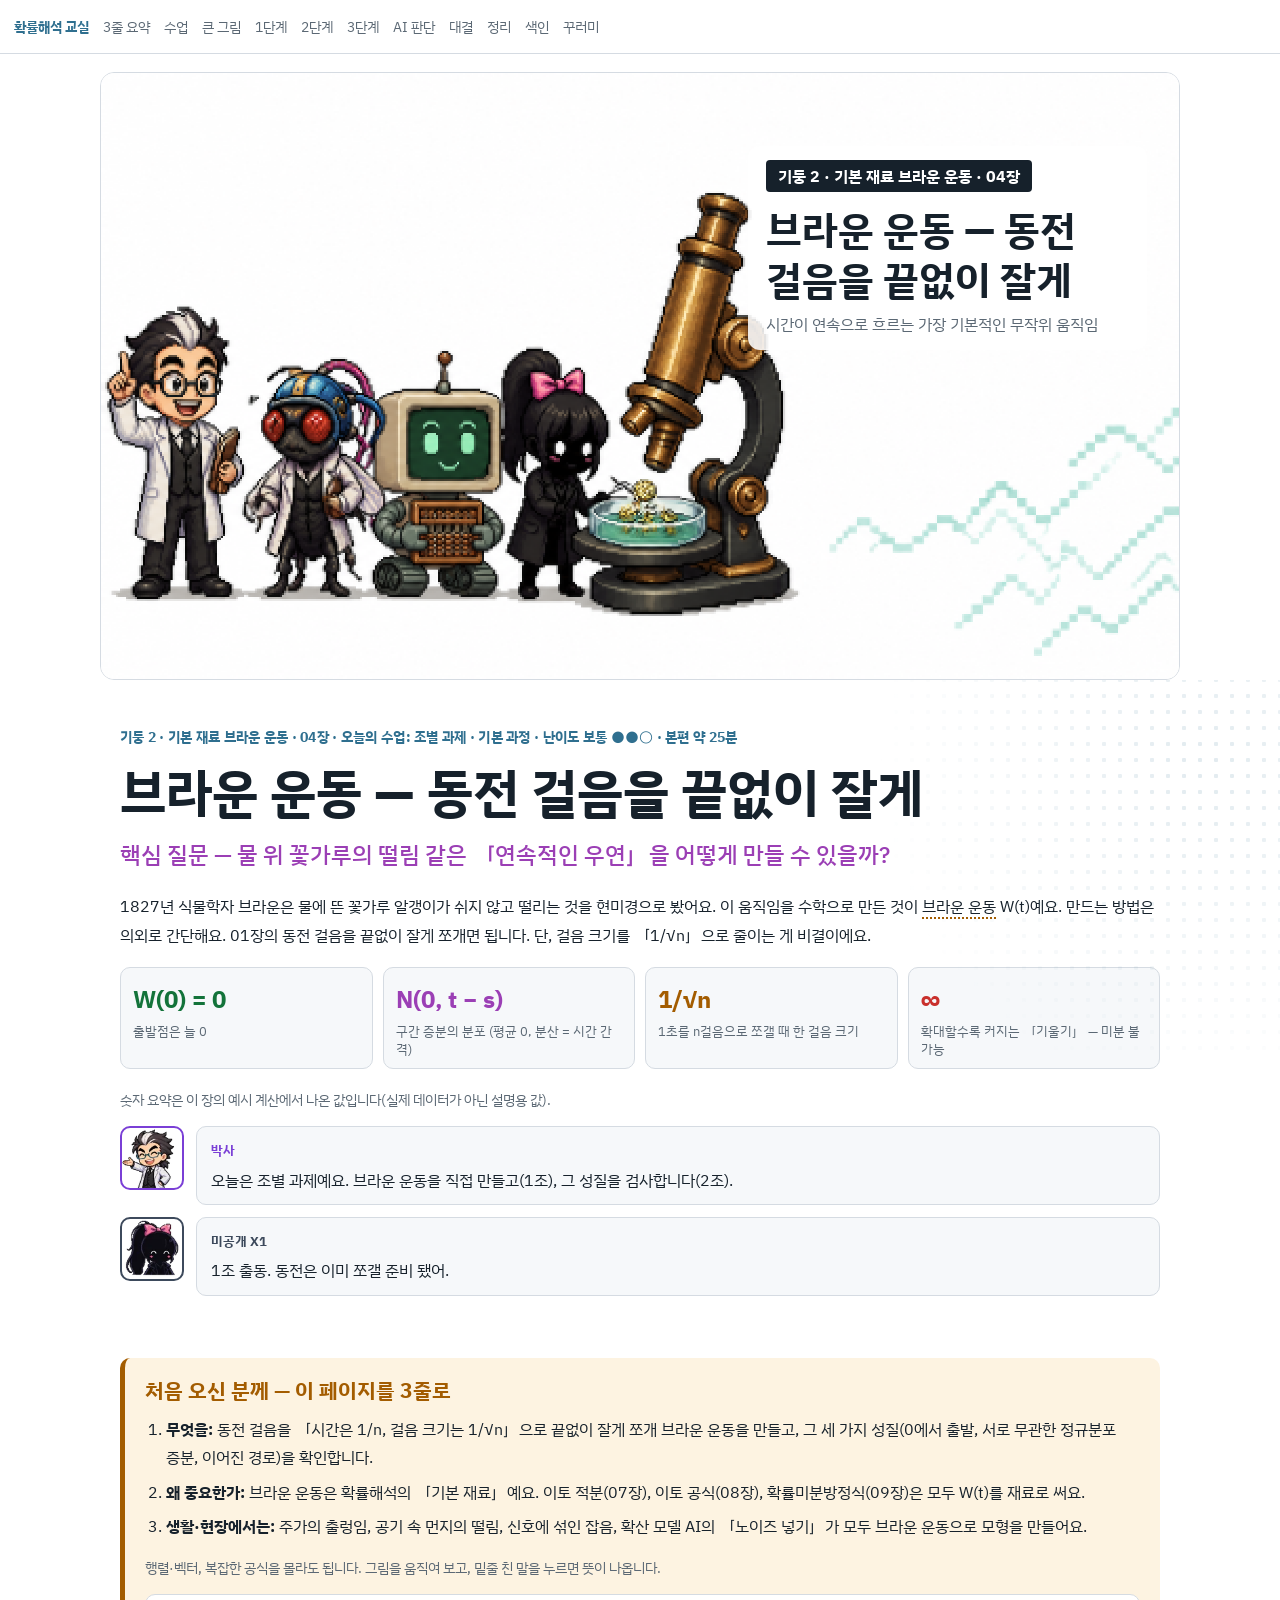
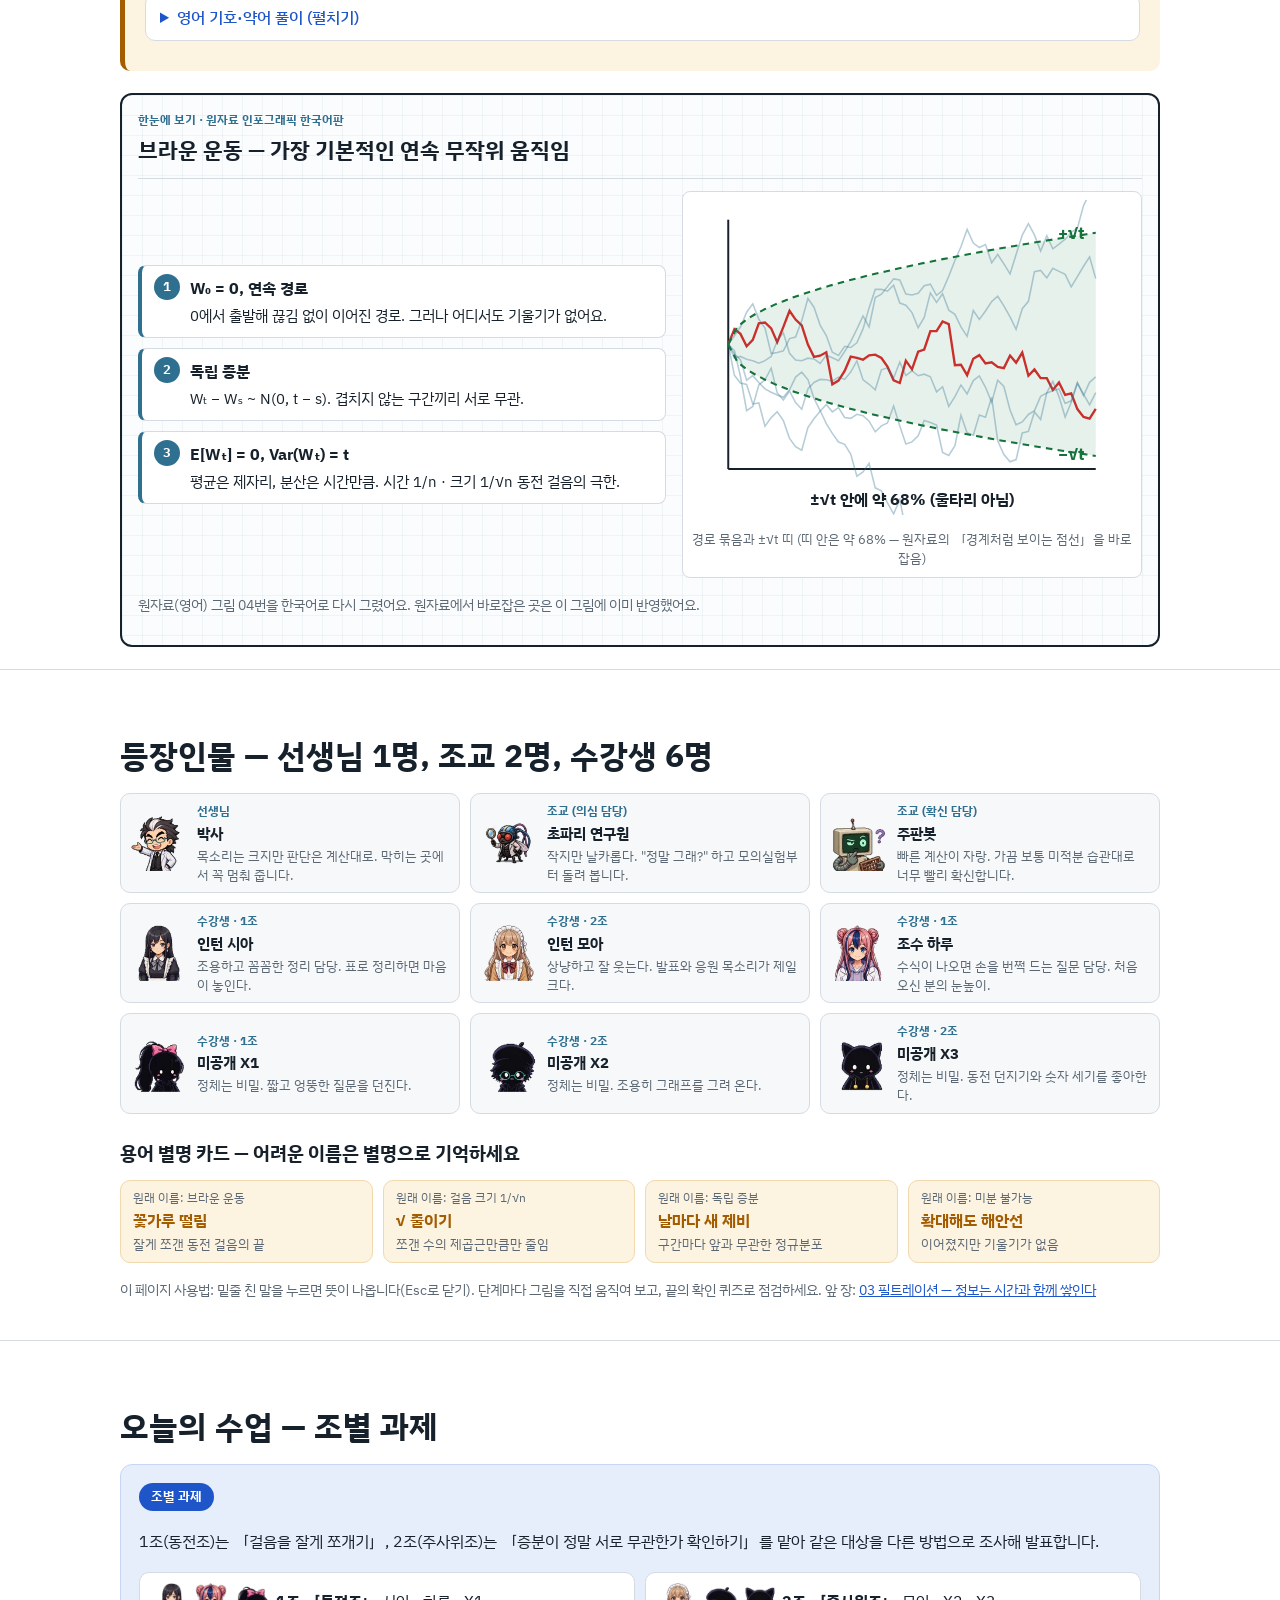
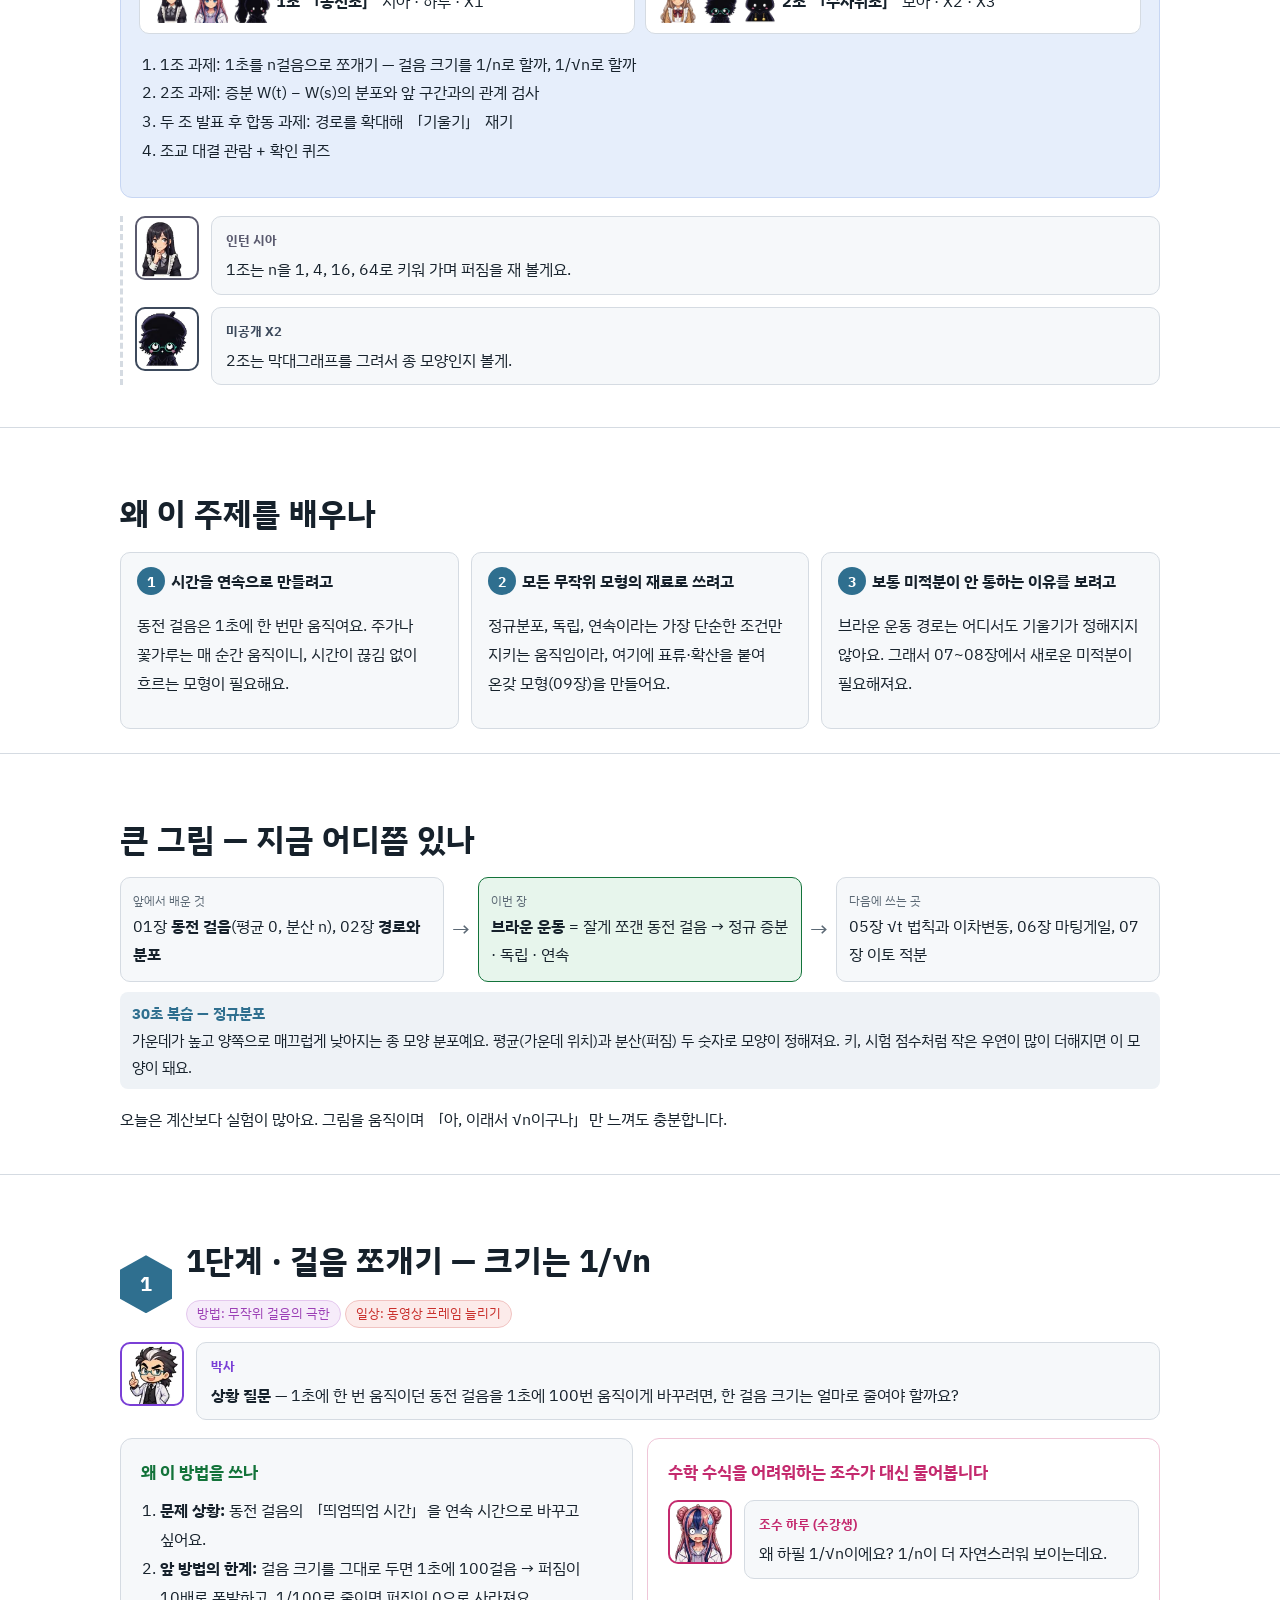
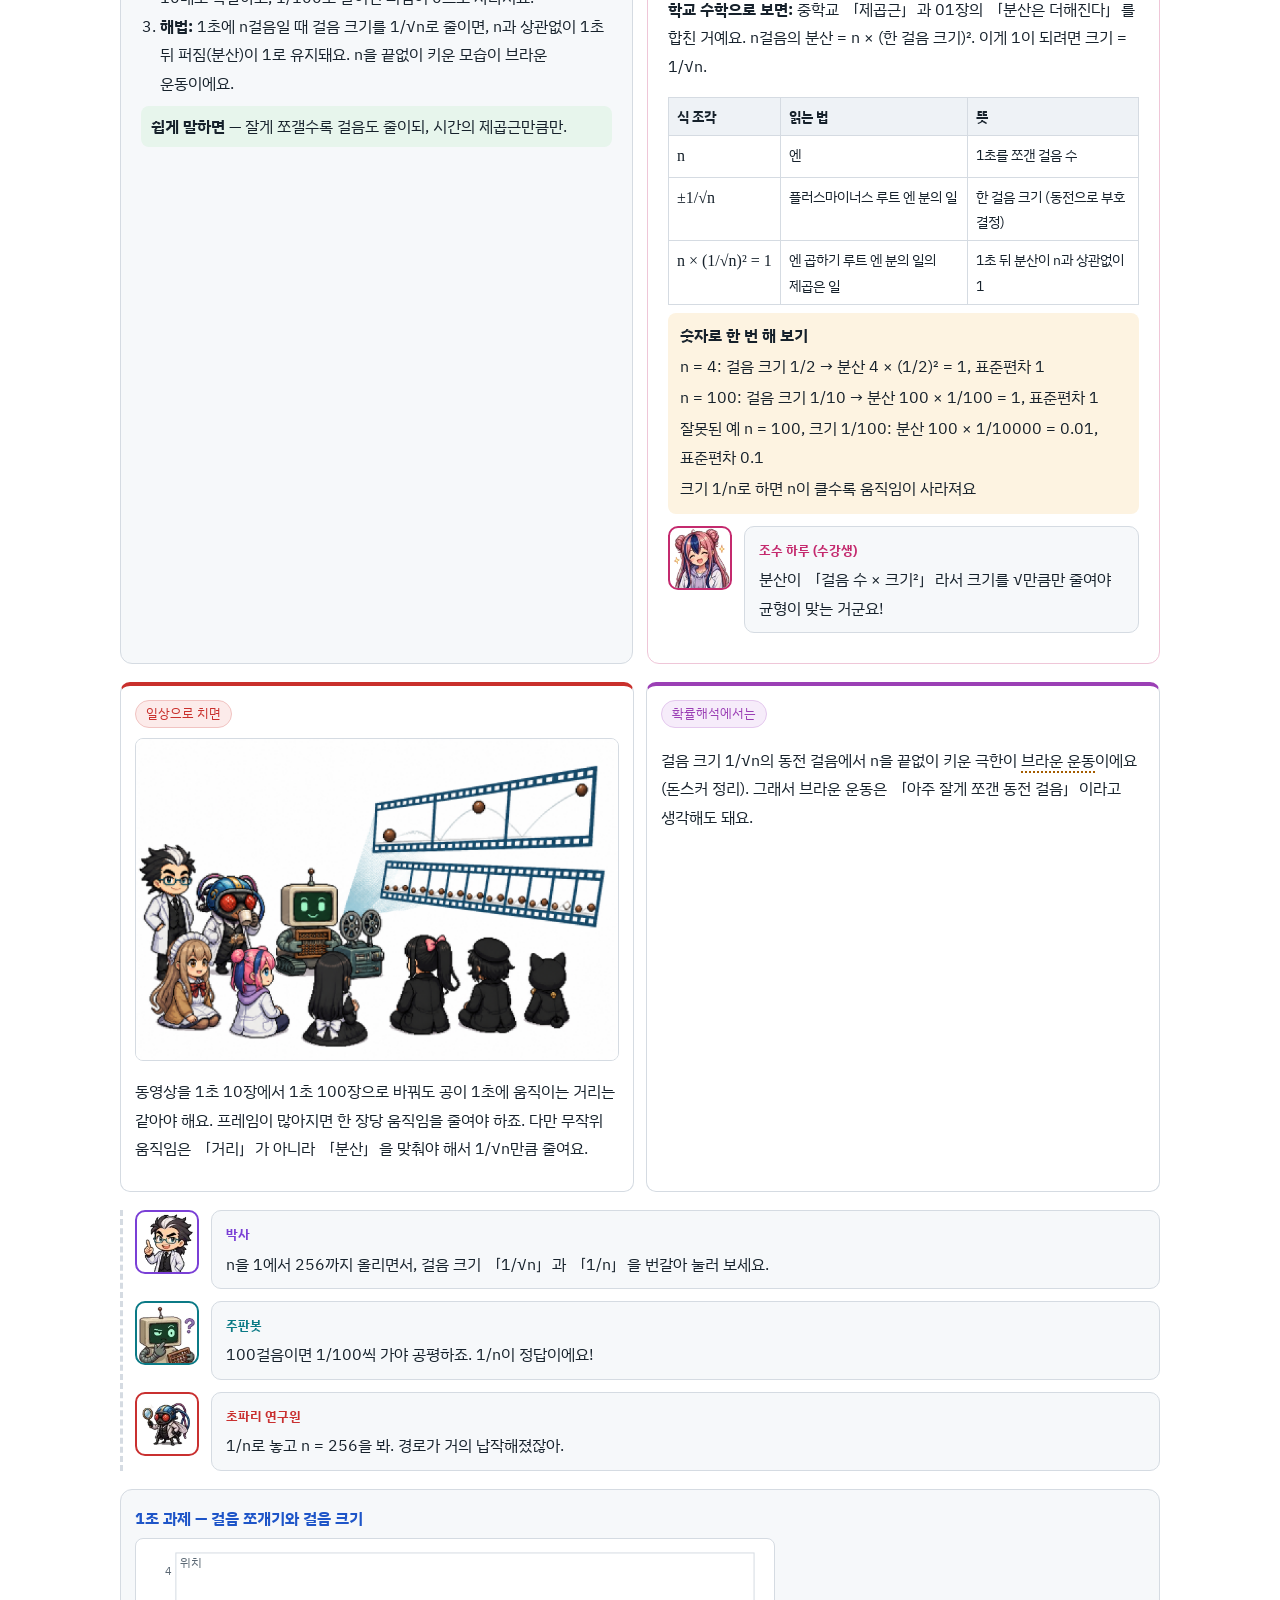
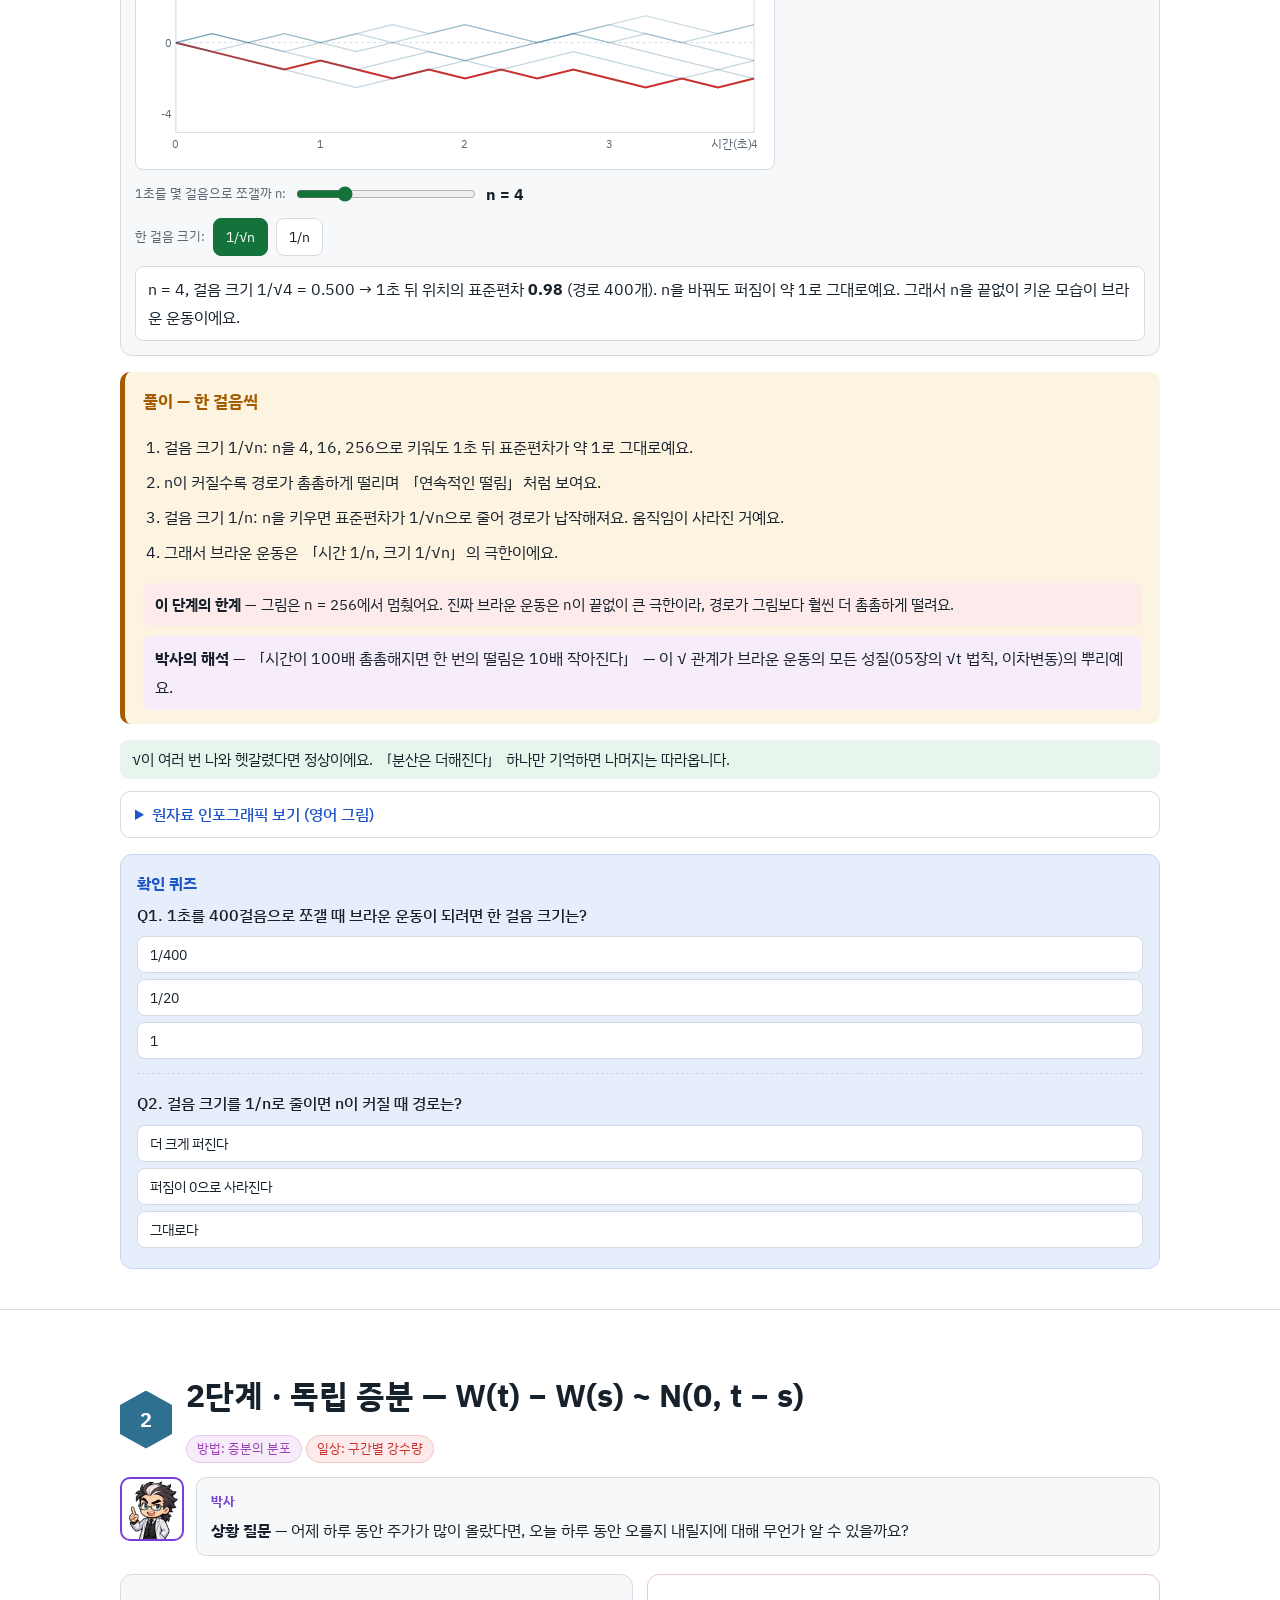
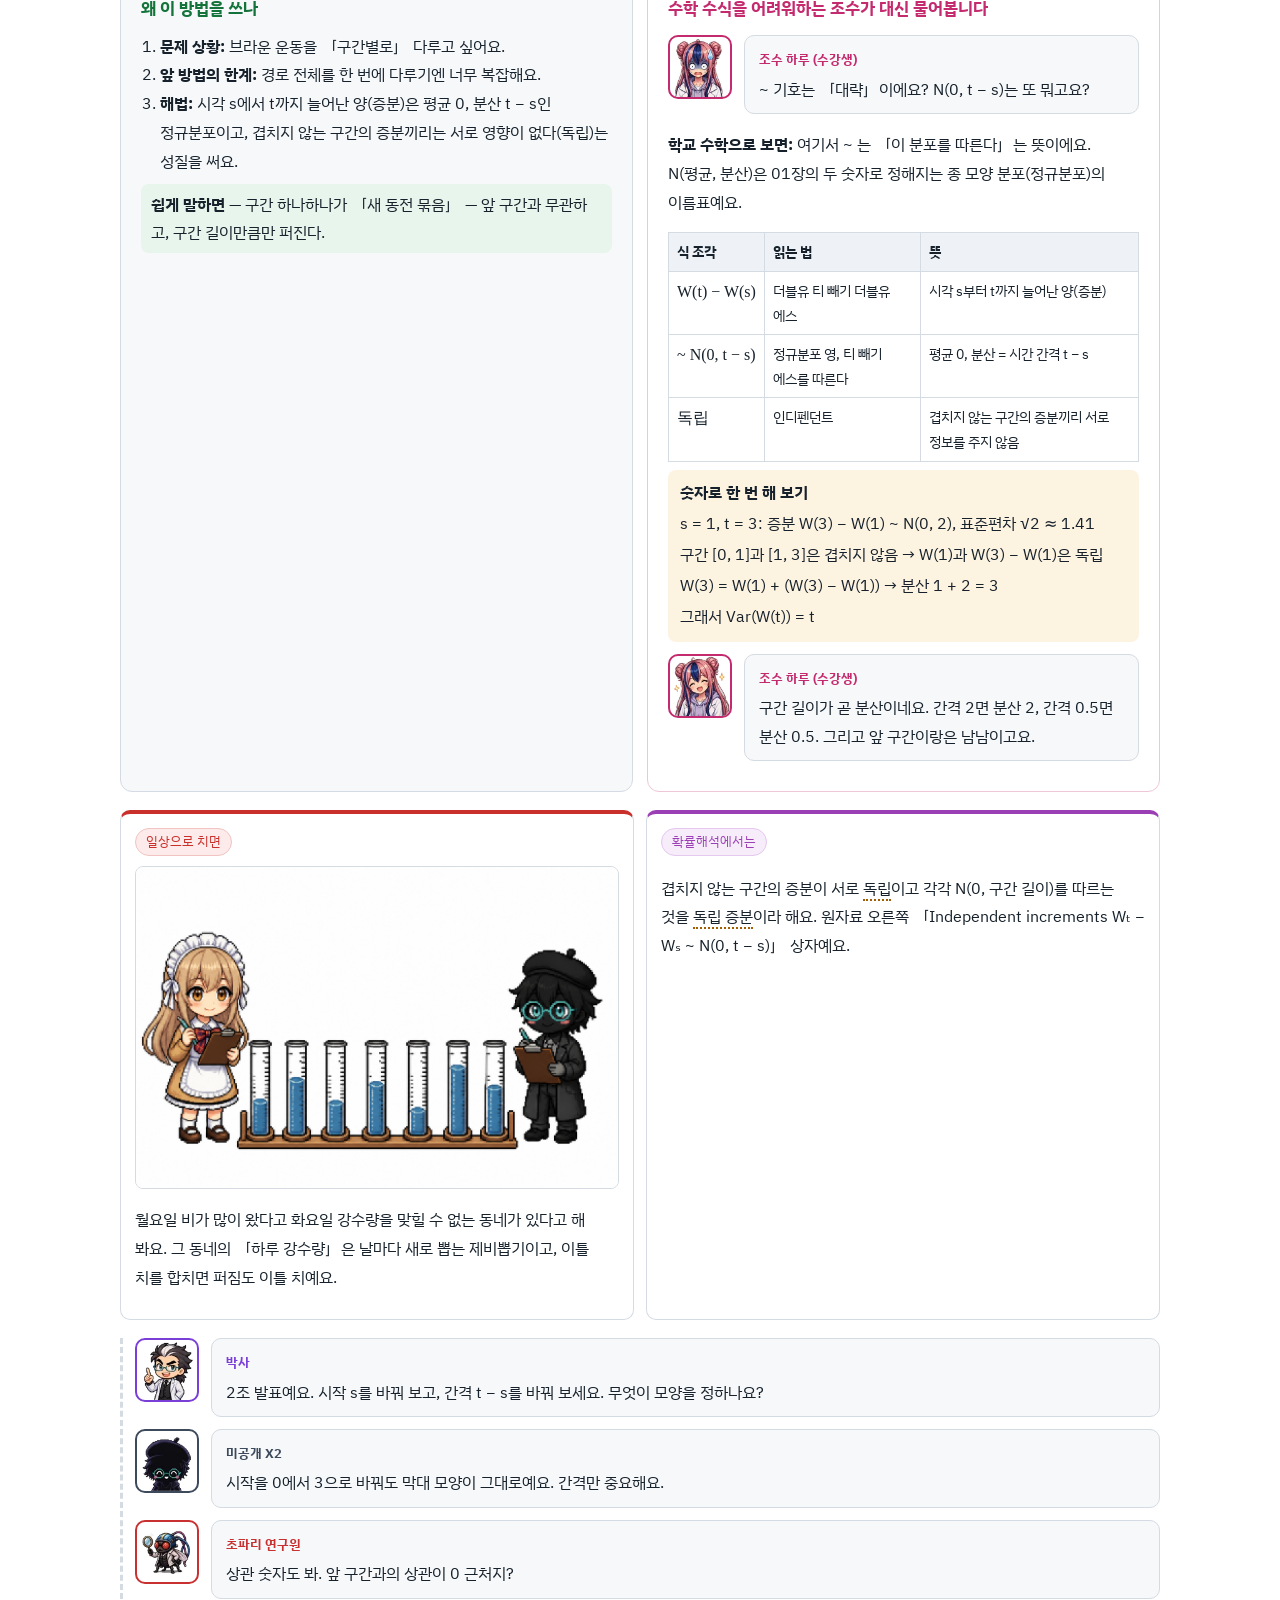
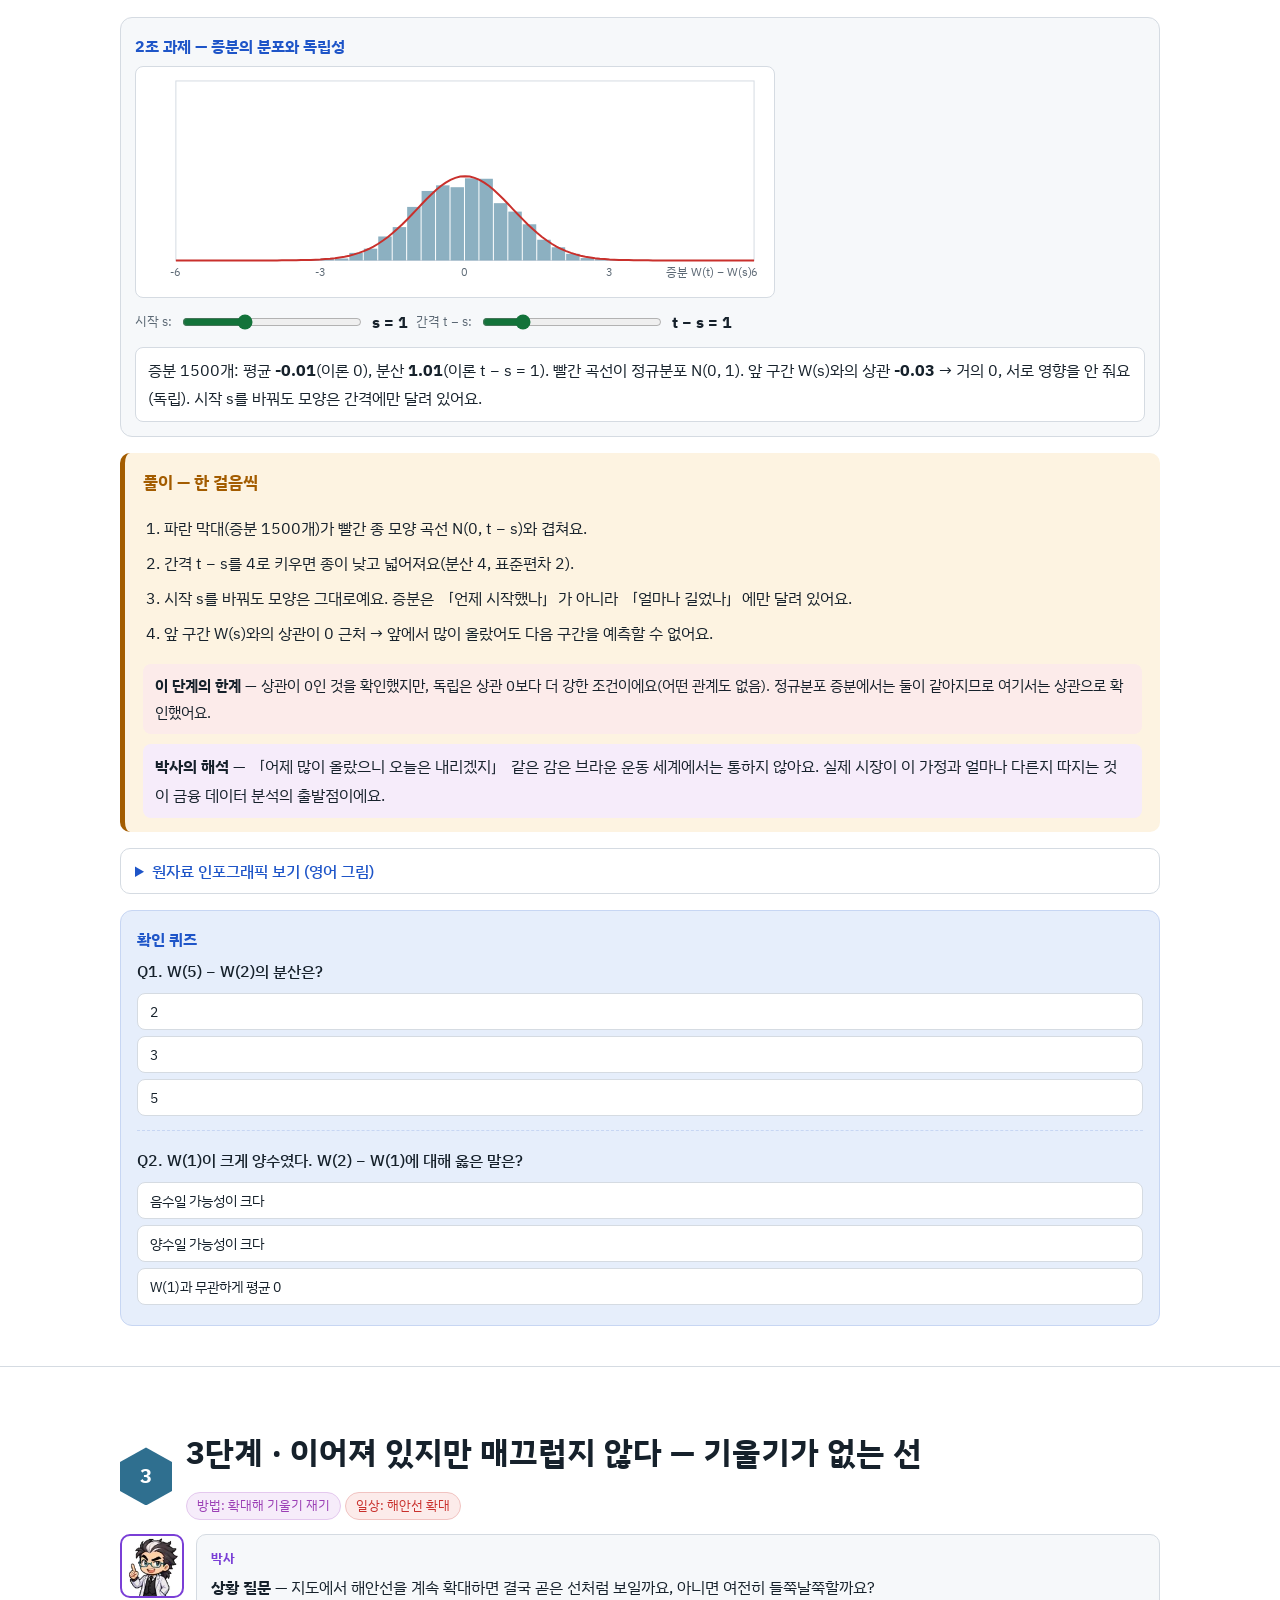
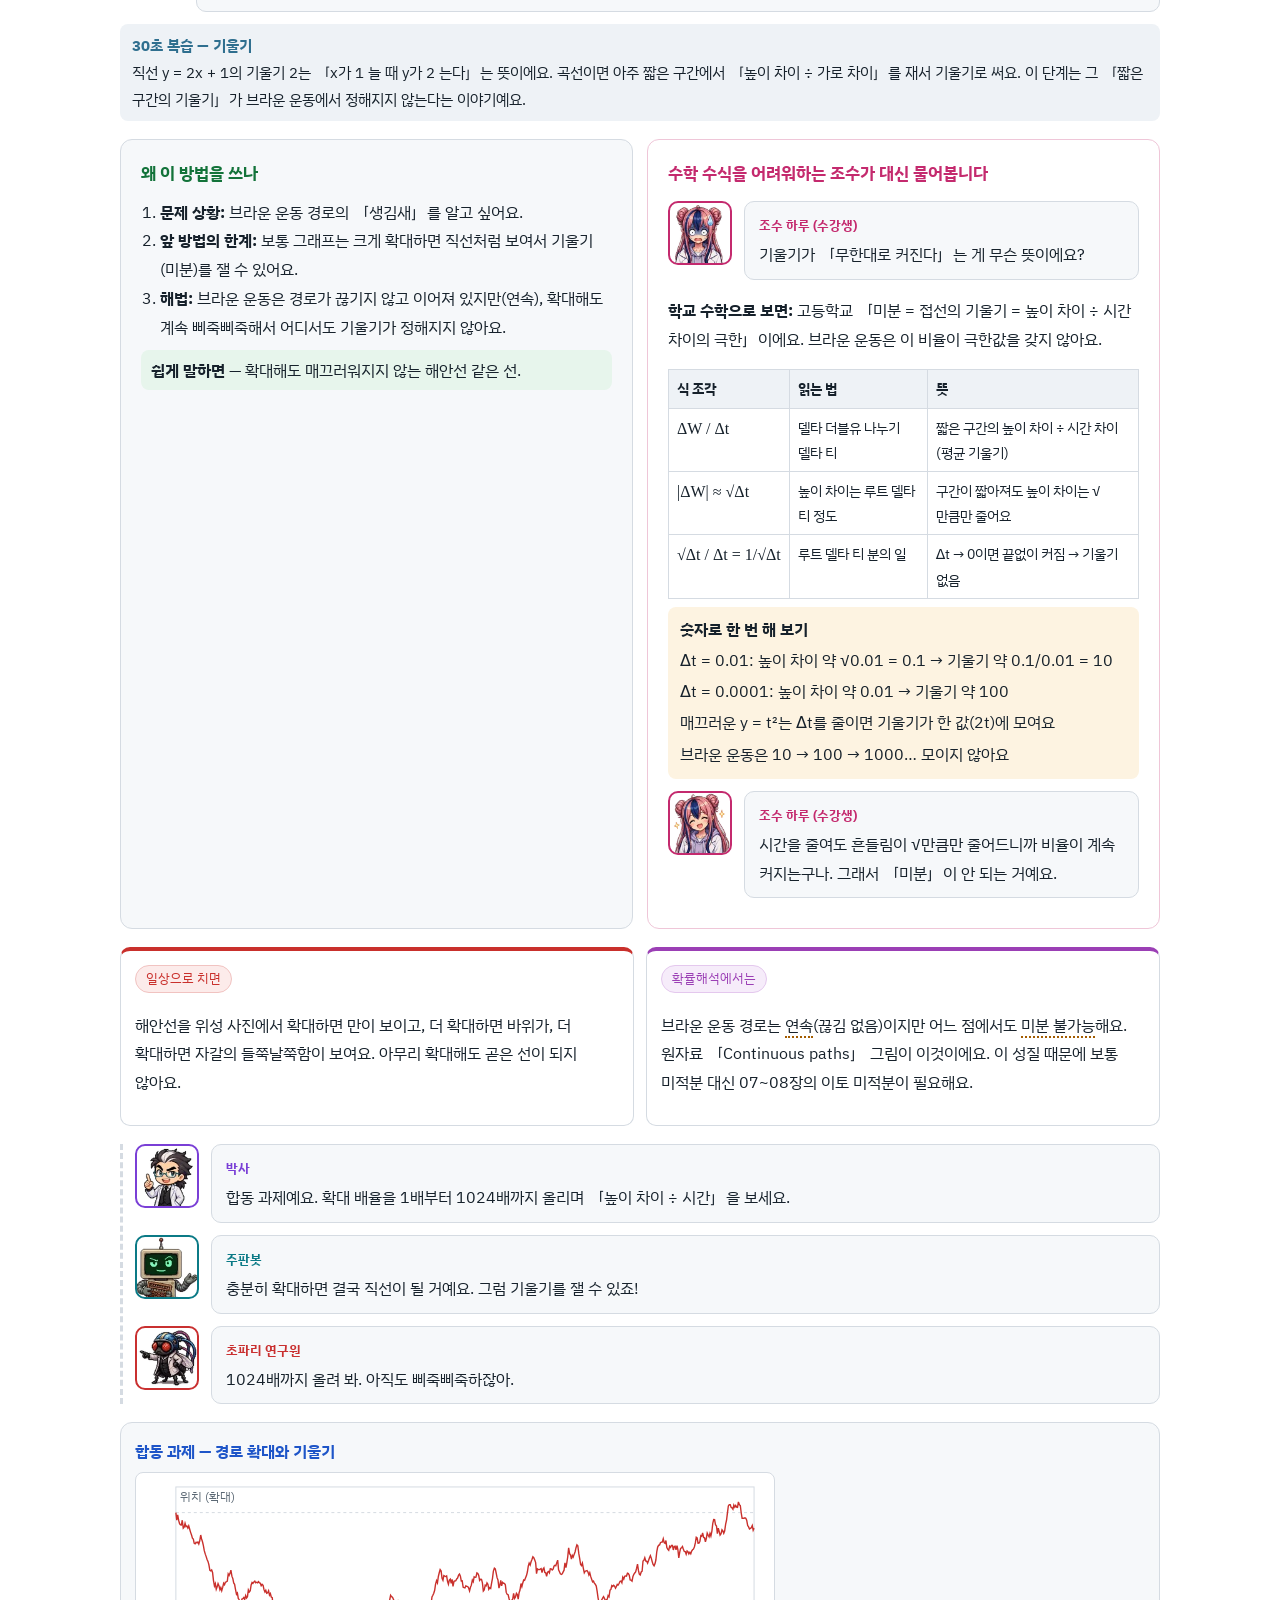
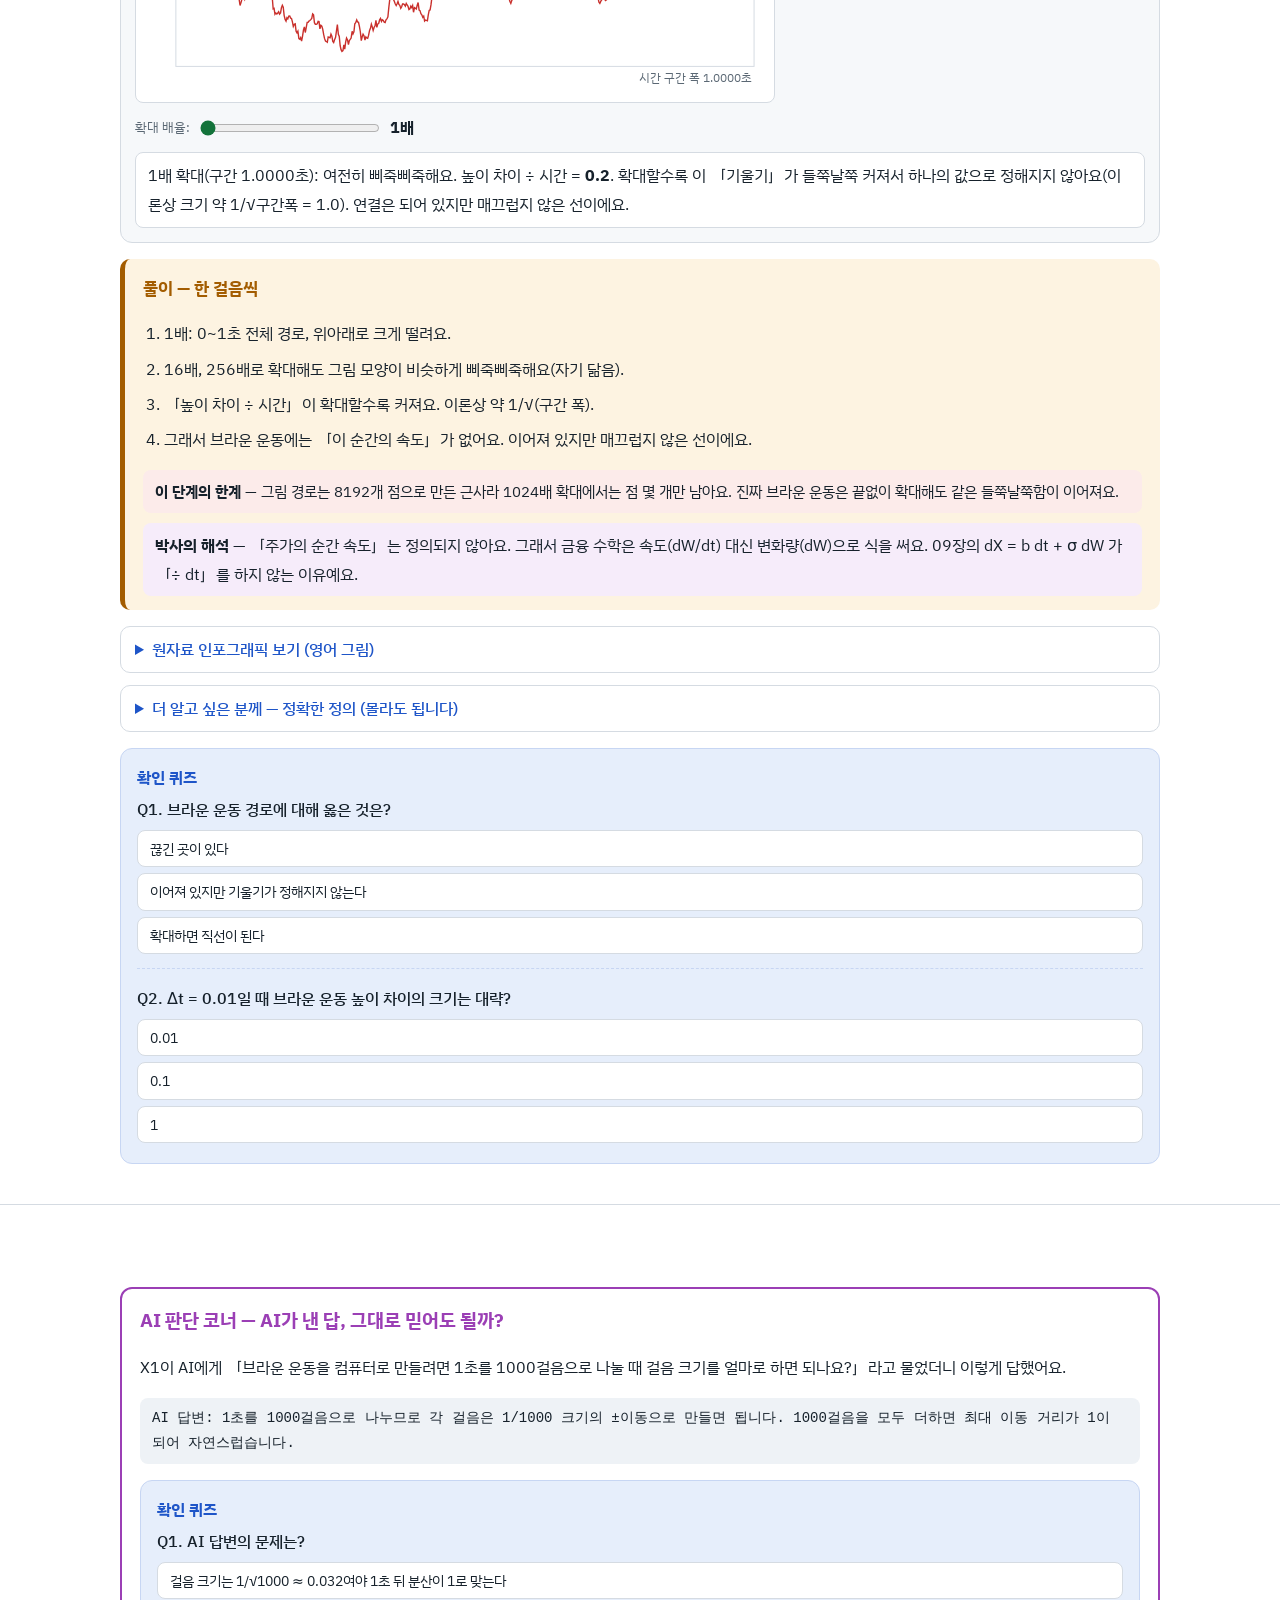
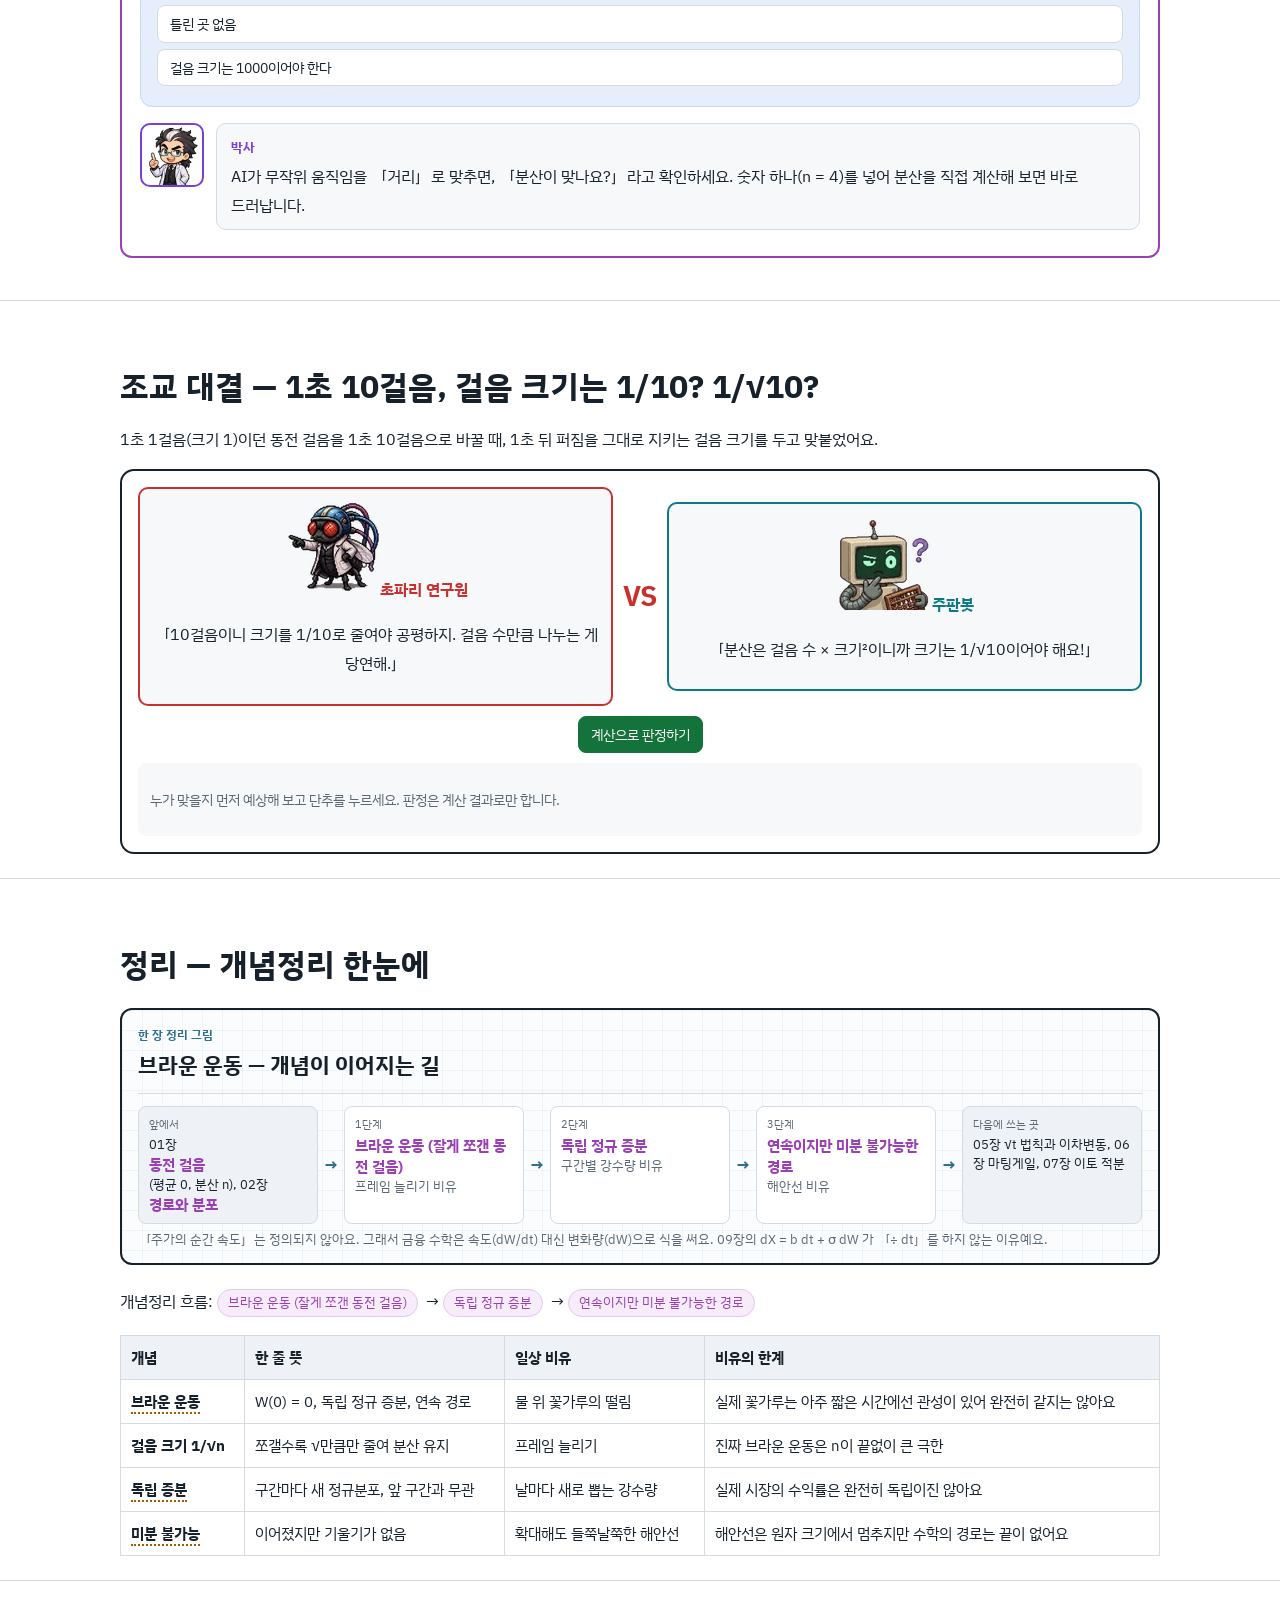
<file: 04_brownian_motion.html>
<!DOCTYPE html><html lang="ko"><head>
<meta charset="utf-8">
<meta name="viewport" content="width=device-width, initial-scale=1, viewport-fit=cover">
<title>04 브라운 운동 — 동전 걸음을 끝없이 잘게 — 확률해석 교실 — 불확실한 세상의 미적분</title>
<meta name="description" content="물 위 꽃가루의 떨림 같은 「연속적인 우연」을 어떻게 만들 수 있을까?">
<meta property="og:title" content="04 브라운 운동 — 동전 걸음을 끝없이 잘게 — 확률해석 교실 — 불확실한 세상의 미적분">
<meta property="og:description" content="물 위 꽃가루의 떨림 같은 「연속적인 우연」을 어떻게 만들 수 있을까?">
<meta property="og:type" content="article">
<meta property="og:image" content="img/og/og_04.webp">
<link rel="preconnect" href="https://fonts.googleapis.com"><link rel="preconnect" href="https://fonts.gstatic.com" crossorigin>
<link href="https://fonts.googleapis.com/css2?family=IBM+Plex+Sans+KR:wght@400;500;700&display=swap" rel="stylesheet">
<link rel="stylesheet" href="assets/lab.css">
<!-- px-fix v1 --><style id="px-fix">img{image-rendering:auto!important}</style><script id="px-fix-js">(function(){var R=window.ResizeObserver;function f(i){var n=i.naturalWidth,w=i.getBoundingClientRect().width;if(!n||!w)return;var s=w*(window.devicePixelRatio||1)/n;i.style.setProperty("image-rendering",s>=1.95?"pixelated":"auto","important")}var ro=R?new R(function(es){es.forEach(function(e){f(e.target)})}):null;function a(i){if(i.__px)return;i.__px=1;i.addEventListener("load",function(){f(i)});if(ro)ro.observe(i);f(i)}function all(r){(r||document).querySelectorAll&&(r||document).querySelectorAll("img").forEach(a)}function go(){all();if(window.MutationObserver)new MutationObserver(function(ms){ms.forEach(function(m){m.addedNodes.forEach(function(n){if(n.nodeType!==1)return;if(n.tagName==="IMG")a(n);else all(n)})})}).observe(document.documentElement,{childList:true,subtree:true});window.addEventListener("resize",function(){document.querySelectorAll("img").forEach(f)})}if(document.readyState==="loading")document.addEventListener("DOMContentLoaded",go);else go()})();</script><!-- /px-fix -->
</head><body>
<nav class="top" aria-label="이 페이지 목차"><a class="logo" href="index.html">확률해석 교실</a><a href="#three">3줄 요약</a><a href="#class">수업</a><a href="#map">큰 그림</a><a href="#lv1">1단계</a><a href="#lv2">2단계</a><a href="#lv3">3단계</a><a href="#ai">AI 판단</a><a href="#duel">대결</a><a href="#sum">정리</a><a href="#kg">색인</a><a href="#export">꾸러미</a></nav><div id="prog"></div>
<div class="cover has-img" id="top"><img class="cimg" src="img/cover/cover_04.webp" width="1920" height="1080" alt="브라운 운동 — 동전 걸음을 끝없이 잘게 표지 — 박사, 초파리 연구원, 주판봇, 미공개 X1"><div class="ctext"><span class="no">기둥 2 · 기본 재료 브라운 운동 · 04장</span><h1>브라운 운동 — 동전 걸음을 끝없이 잘게</h1><p>시간이 연속으로 흐르는 가장 기본적인 무작위 움직임</p></div></div>
<header class="hero"><div class="wrap">
<div class="kicker">기둥 2 · 기본 재료 브라운 운동 · 04장 · 오늘의 수업: 조별 과제 · 기본 과정 · 난이도 보통 ●●○ · 본편 약 25분</div>
<h1>브라운 운동 — 동전 걸음을 끝없이 잘게</h1>
<p class="q">핵심 질문 — 물 위 꽃가루의 떨림 같은 「연속적인 우연」을 어떻게 만들 수 있을까?</p>
<p>1827년 식물학자 브라운은 물에 뜬 꽃가루 알갱이가 쉬지 않고 떨리는 것을 현미경으로 봤어요. 이 움직임을 수학으로 만든 것이 <span class="jt" data-t="브라운 운동" data-d="0에서 출발해, 구간마다 서로 무관한 정규분포만큼 움직이며, 끊김 없이 이어진 무작위 움직임. 위너 과정이라고도 한다.">브라운 운동</span> W(t)예요. 만드는 방법은 의외로 간단해요. 01장의 동전 걸음을 끝없이 잘게 쪼개면 됩니다. 단, 걸음 크기를 「1/√n」으로 줄이는 게 비결이에요.</p>
<div class="kpis"><div class="kpi g"><b>W(0) = 0</b><span>출발점은 늘 0</span></div><div class="kpi m"><b>N(0, t − s)</b><span>구간 증분의 분포 (평균 0, 분산 = 시간 간격)</span></div><div class="kpi a"><b>1/√n</b><span>1초를 n걸음으로 쪼갤 때 한 걸음 크기</span></div><div class="kpi r"><b>∞</b><span>확대할수록 커지는 「기울기」 — 미분 불가능</span></div></div>
<p class="note">숫자 요약은 이 장의 예시 계산에서 나온 값입니다(실제 데이터가 아닌 설명용 값).</p>
<div class="say" data-who="doc"><img class="who" data-who="doc" data-mood="front" alt="" aria-hidden="true"><div><b class="name">박사</b><p>오늘은 조별 과제예요. 브라운 운동을 직접 만들고(1조), 그 성질을 검사합니다(2조).</p></div></div><div class="say" data-who="x1"><img class="who" data-who="x1" data-mood="e16" alt="" aria-hidden="true"><div><b class="name">미공개 X1</b><p>1조 출동. 동전은 이미 쪼갤 준비 됐어.</p></div></div>
</div></header>
<div class="wrap"><div class="three" id="three"><h2>처음 오신 분께 — 이 페이지를 3줄로</h2><ol>
<li><b>무엇을:</b> 동전 걸음을 「시간은 1/n, 걸음 크기는 1/√n」으로 끝없이 잘게 쪼개 브라운 운동을 만들고, 그 세 가지 성질(0에서 출발, 서로 무관한 정규분포 증분, 이어진 경로)을 확인합니다.</li><li><b>왜 중요한가:</b> 브라운 운동은 확률해석의 「기본 재료」예요. 이토 적분(07장), 이토 공식(08장), 확률미분방정식(09장)은 모두 W(t)를 재료로 써요.</li><li><b>생활·현장에서는:</b> 주가의 출렁임, 공기 속 먼지의 떨림, 신호에 섞인 잡음, 확산 모델 AI의 「노이즈 넣기」가 모두 브라운 운동으로 모형을 만들어요.</li></ol>
<p class="note">행렬·벡터, 복잡한 공식을 몰라도 됩니다. 그림을 움직여 보고, 밑줄 친 말을 누르면 뜻이 나옵니다.</p>
<details><summary>영어 기호·약어 풀이 (펼치기)</summary><ul><li><b>W(t) 또는 Wₜ</b> — 브라운 운동(위너 과정, Wiener process)의 시각 t 값</li><li><b>N(0, t − s)</b> — 평균 0, 분산 t − s인 정규분포(Normal distribution)</li><li><b>W(t) − W(s)</b> — 시각 s에서 t까지의 증분(늘어난 양)</li><li><b>√n</b> — 루트 n — 제곱해서 n이 되는 수</li></ul></details>
</div><figure class="infog" id="infog"><div class="ihead"><span>한눈에 보기 · 원자료 인포그래픽 한국어판</span><b>브라운 운동 — 가장 기본적인 연속 무작위 움직임</b></div><div class="ibody"><div class="icards"><div class="ic"><b class="n">1</b><div><b>W₀ = 0, 연속 경로</b><p>0에서 출발해 끊김 없이 이어진 경로. 그러나 어디서도 기울기가 없어요.</p></div></div><div class="ic"><b class="n">2</b><div><b>독립 증분</b><p>Wₜ − Wₛ ~ N(0, t − s). 겹치지 않는 구간끼리 서로 무관.</p></div></div><div class="ic"><b class="n">3</b><div><b>E[Wₜ] = 0, Var(Wₜ) = t</b><p>평균은 제자리, 분산은 시간만큼. 시간 1/n · 크기 1/√n 동전 걸음의 극한.</p></div></div></div><div class="idia"><svg viewBox="0 0 320 240" width="100%" role="img" aria-label="브라운 운동 경로와 ±√t 띠" style="max-width:420px;font-family:inherit"><line x1="20" y1="15" x2="20" y2="205" stroke="#16212b" stroke-width="1.5"/><line x1="20" y1="205" x2="300" y2="205" stroke="#16212b" stroke-width="1.5"/><path d="M20.0 110.0 L27.0 96.6 L34.0 91.0 L41.0 86.7 L48.0 83.1 L55.0 79.9 L62.0 77.1 L69.0 74.4 L76.0 72.0 L83.0 69.7 L90.0 67.5 L97.0 65.4 L104.0 63.4 L111.0 61.5 L118.0 59.7 L125.0 57.9 L132.0 56.2 L139.0 54.6 L146.0 53.0 L153.0 51.4 L160.0 49.9 L167.0 48.4 L174.0 47.0 L181.0 45.5 L188.0 44.2 L195.0 42.8 L202.0 41.5 L209.0 40.2 L216.0 38.9 L223.0 37.6 L230.0 36.4 L237.0 35.2 L244.0 34.0 L251.0 32.8 L258.0 31.6 L265.0 30.5 L272.0 29.4 L279.0 28.2 L286.0 27.2 L293.0 26.1 L300.0 25.0 L300.0 195.0 L293.0 193.9 L286.0 192.8 L279.0 191.8 L272.0 190.6 L265.0 189.5 L258.0 188.4 L251.0 187.2 L244.0 186.0 L237.0 184.8 L230.0 183.6 L223.0 182.4 L216.0 181.1 L209.0 179.8 L202.0 178.5 L195.0 177.2 L188.0 175.8 L181.0 174.5 L174.0 173.0 L167.0 171.6 L160.0 170.1 L153.0 168.6 L146.0 167.0 L139.0 165.4 L132.0 163.8 L125.0 162.1 L118.0 160.3 L111.0 158.5 L104.0 156.6 L97.0 154.6 L90.0 152.5 L83.0 150.3 L76.0 148.0 L69.0 145.6 L62.0 142.9 L55.0 140.1 L48.0 136.9 L41.0 133.3 L34.0 129.0 L27.0 123.4 L20.0 110.0Z" fill="rgba(19,115,58,.10)"/><path d="M20.0 110.0 L24.7 98.4 L29.3 102.0 L34.0 111.4 L38.7 106.5 L43.3 93.9 L48.0 93.3 L52.7 97.8 L57.3 108.3 L62.0 96.7 L66.7 84.4 L71.3 91.1 L76.0 95.6 L80.7 110.2 L85.3 119.5 L90.0 118.6 L94.7 116.0 L99.3 140.4 L104.0 137.6 L108.7 130.2 L113.3 119.4 L118.0 120.3 L122.7 121.7 L127.3 118.4 L132.0 117.8 L136.7 120.4 L141.3 127.0 L146.0 137.4 L150.7 139.4 L155.3 122.4 L160.0 129.0 L164.7 115.6 L169.3 113.9 L174.0 99.9 L178.7 99.9 L183.3 92.6 L188.0 94.6 L192.7 125.9 L197.3 125.5 L202.0 133.5 L206.7 120.9 L211.3 118.2 L216.0 124.5 L220.7 123.6 L225.3 127.1 L230.0 128.1 L234.7 118.5 L239.3 123.9 L244.0 116.2 L248.7 133.9 L253.3 129.1 L258.0 135.7 L262.7 135.7 L267.3 144.7 L272.0 139.0 L276.7 148.5 L281.3 147.3 L286.0 159.3 L290.7 165.3 L295.3 166.6 L300.0 159.2" fill="none" stroke="#c9302c" stroke-width="1.8"/><path d="M20.0 110.0 L24.7 117.3 L29.3 121.7 L34.0 137.3 L38.7 133.8 L43.3 139.0 L48.0 143.9 L52.7 146.5 L57.3 148.5 L62.0 150.3 L66.7 144.6 L71.3 134.9 L76.0 131.2 L80.7 136.8 L85.3 151.1 L90.0 160.4 L94.7 170.4 L99.3 177.8 L104.0 184.4 L108.7 186.2 L113.3 193.5 L118.0 210.4 L122.7 207.2 L127.3 200.7 L132.0 219.3 L136.7 221.6 L141.3 230.8 L146.0 239.1 L150.7 228.3 L155.3 251.5 L160.0 268.3 L164.7 270.0 L169.3 277.2 L174.0 278.4 L178.7 270.0 L183.3 268.9 L188.0 272.5 L192.7 283.1 L197.3 289.8 L202.0 290.4 L206.7 303.2 L211.3 296.0 L216.0 303.5 L220.7 314.1 L225.3 311.3 L230.0 294.3 L234.7 285.7 L239.3 288.0 L244.0 293.0 L248.7 307.7 L253.3 298.1 L258.0 298.2 L262.7 304.3 L267.3 302.8 L272.0 280.3 L276.7 288.0 L281.3 309.9 L286.0 319.5 L290.7 310.8 L295.3 306.8 L300.0 309.0" fill="none" stroke="rgba(47,111,143,.35)" stroke-width="1.2"/><path d="M20.0 110.0 L24.7 133.6 L29.3 139.5 L34.0 140.6 L38.7 155.4 L43.3 154.6 L48.0 172.3 L52.7 165.8 L57.3 161.3 L62.0 168.1 L66.7 181.7 L71.3 187.9 L76.0 190.7 L80.7 173.4 L85.3 166.7 L90.0 160.9 L94.7 155.8 L99.3 161.4 L104.0 158.2 L108.7 165.7 L113.3 166.4 L118.0 163.3 L122.7 164.4 L127.3 168.5 L132.0 176.6 L136.7 172.1 L141.3 169.9 L146.0 156.9 L150.7 172.2 L155.3 185.9 L160.0 184.3 L164.7 179.7 L169.3 168.0 L174.0 169.6 L178.7 171.5 L183.3 192.3 L188.0 194.6 L192.7 187.2 L197.3 164.0 L202.0 177.4 L206.7 179.2 L211.3 163.9 L216.0 165.6 L220.7 150.3 L225.3 183.4 L230.0 194.0 L234.7 199.5 L239.3 197.8 L244.0 177.5 L248.7 176.3 L253.3 161.5 L258.0 167.2 L262.7 146.8 L267.3 138.2 L272.0 149.8 L276.7 165.4 L281.3 154.2 L286.0 139.6 L290.7 148.0 L295.3 156.1 L300.0 146.7" fill="none" stroke="rgba(47,111,143,.35)" stroke-width="1.2"/><path d="M20.0 110.0 L24.7 103.4 L29.3 96.8 L34.0 85.5 L38.7 79.1 L43.3 90.9 L48.0 97.5 L52.7 117.0 L57.3 116.2 L62.0 114.9 L66.7 105.6 L71.3 104.4 L76.0 91.9 L80.7 75.0 L85.3 81.7 L90.0 95.3 L94.7 103.3 L99.3 116.0 L104.0 118.4 L108.7 111.5 L113.3 112.4 L118.0 108.8 L122.7 98.2 L127.3 82.2 L132.0 68.1 L136.7 68.0 L141.3 69.5 L146.0 64.9 L150.7 78.5 L155.3 80.2 L160.0 85.8 L164.7 97.3 L169.3 89.5 L174.0 70.8 L178.7 78.0 L183.3 71.4 L188.0 83.9 L192.7 87.1 L197.3 96.7 L202.0 103.9 L206.7 84.2 L211.3 91.0 L216.0 84.6 L220.7 77.4 L225.3 73.3 L230.0 80.6 L234.7 89.0 L239.3 98.6 L244.0 82.8 L248.7 77.2 L253.3 54.6 L258.0 53.7 L262.7 59.4 L267.3 52.1 L272.0 54.4 L276.7 56.6 L281.3 66.2 L286.0 58.4 L290.7 50.5 L295.3 43.3 L300.0 59.9" fill="none" stroke="rgba(47,111,143,.35)" stroke-width="1.2"/><path d="M20.0 110.0 L24.7 120.4 L29.3 119.2 L34.0 121.3 L38.7 122.4 L43.3 124.3 L48.0 122.4 L52.7 119.2 L57.3 107.3 L62.0 101.2 L66.7 116.8 L71.3 121.9 L76.0 122.5 L80.7 120.5 L85.3 121.1 L90.0 124.5 L94.7 118.3 L99.3 120.2 L104.0 122.5 L108.7 115.4 L113.3 107.9 L118.0 98.4 L122.7 88.3 L127.3 96.7 L132.0 74.3 L136.7 71.8 L141.3 66.0 L146.0 60.1 L150.7 61.0 L155.3 71.7 L160.0 72.4 L164.7 71.1 L169.3 65.3 L174.0 64.1 L178.7 72.7 L183.3 69.0 L188.0 58.1 L192.7 46.1 L197.3 35.6 L202.0 22.4 L206.7 32.8 L211.3 36.2 L216.0 33.9 L220.7 47.8 L225.3 41.5 L230.0 48.7 L234.7 56.3 L239.3 41.6 L244.0 26.8 L248.7 18.0 L253.3 26.6 L258.0 38.9 L262.7 27.3 L267.3 37.2 L272.0 33.6 L276.7 29.9 L281.3 24.6 L286.0 21.5 L290.7 4.3 L295.3 -5.2 L300.0 -17.0" fill="none" stroke="rgba(47,111,143,.35)" stroke-width="1.2"/><path d="M20.0 110.0 L24.7 114.7 L29.3 134.5 L34.0 160.5 L38.7 157.3 L43.3 140.9 L48.0 137.0 L52.7 128.1 L57.3 147.0 L62.0 152.4 L66.7 145.5 L71.3 154.4 L76.0 159.4 L80.7 144.0 L85.3 139.0 L90.0 136.7 L94.7 136.9 L99.3 138.1 L104.0 134.9 L108.7 136.7 L113.3 131.1 L118.0 122.6 L122.7 137.0 L127.3 140.4 L132.0 144.6 L136.7 129.4 L141.3 127.9 L146.0 135.6 L150.7 123.4 L155.3 133.8 L160.0 130.1 L164.7 133.9 L169.3 132.7 L174.0 134.7 L178.7 146.2 L183.3 142.3 L188.0 157.2 L192.7 149.8 L197.3 140.9 L202.0 147.7 L206.7 137.6 L211.3 134.0 L216.0 142.7 L220.7 154.2 L225.3 137.3 L230.0 142.1 L234.7 160.0 L239.3 171.3 L244.0 169.1 L248.7 163.4 L253.3 160.5 L258.0 149.6 L262.7 147.1 L267.3 145.3 L272.0 143.9 L276.7 155.1 L281.3 153.0 L286.0 139.1 L290.7 149.1 L295.3 138.9 L300.0 134.7" fill="none" stroke="rgba(47,111,143,.35)" stroke-width="1.2"/><path d="M20.0 110.0 L27.0 96.6 L34.0 91.0 L41.0 86.7 L48.0 83.1 L55.0 79.9 L62.0 77.1 L69.0 74.4 L76.0 72.0 L83.0 69.7 L90.0 67.5 L97.0 65.4 L104.0 63.4 L111.0 61.5 L118.0 59.7 L125.0 57.9 L132.0 56.2 L139.0 54.6 L146.0 53.0 L153.0 51.4 L160.0 49.9 L167.0 48.4 L174.0 47.0 L181.0 45.5 L188.0 44.2 L195.0 42.8 L202.0 41.5 L209.0 40.2 L216.0 38.9 L223.0 37.6 L230.0 36.4 L237.0 35.2 L244.0 34.0 L251.0 32.8 L258.0 31.6 L265.0 30.5 L272.0 29.4 L279.0 28.2 L286.0 27.2 L293.0 26.1 L300.0 25.0" fill="none" stroke="#13733a" stroke-width="1.6" stroke-dasharray="5 4"/><path d="M20.0 110.0 L27.0 123.4 L34.0 129.0 L41.0 133.3 L48.0 136.9 L55.0 140.1 L62.0 142.9 L69.0 145.6 L76.0 148.0 L83.0 150.3 L90.0 152.5 L97.0 154.6 L104.0 156.6 L111.0 158.5 L118.0 160.3 L125.0 162.1 L132.0 163.8 L139.0 165.4 L146.0 167.0 L153.0 168.6 L160.0 170.1 L167.0 171.6 L174.0 173.0 L181.0 174.5 L188.0 175.8 L195.0 177.2 L202.0 178.5 L209.0 179.8 L216.0 181.1 L223.0 182.4 L230.0 183.6 L237.0 184.8 L244.0 186.0 L251.0 187.2 L258.0 188.4 L265.0 189.5 L272.0 190.6 L279.0 191.8 L286.0 192.8 L293.0 193.9 L300.0 195.0" fill="none" stroke="#13733a" stroke-width="1.6" stroke-dasharray="5 4"/><text x="292.0" y="30.0" font-size="13" fill="#13733a" font-weight="700" text-anchor="end">+√t</text><text x="292.0" y="198.0" font-size="13" fill="#13733a" font-weight="700" text-anchor="end">−√t</text><text x="160.0" y="232.0" font-size="12" fill="#16212b" font-weight="700" text-anchor="middle">±√t 안에 약 68% (울타리 아님)</text></svg><figcaption>경로 묶음과 ±√t 띠 (띠 안은 약 68% — 원자료의 「경계처럼 보이는 점선」을 바로잡음)</figcaption></div></div><p class="note">원자료(영어) 그림 04번을 한국어로 다시 그렸어요. 원자료에서 바로잡은 곳은 이 그림에 이미 반영했어요.</p></figure></div>
<section class="level" id="cast"><div class="wrap"><h2>등장인물 — 선생님 1명, 조교 2명, 수강생 6명</h2>
<div class="cast"><div><img class="" data-who="doc" data-mood="front" alt="" aria-hidden="true"><div><span class="role">선생님</span><b>박사</b><span>목소리는 크지만 판단은 계산대로. 막히는 곳에서 꼭 멈춰 줍니다.</span></div></div><div><img class="" data-who="fly" data-mood="magnify" alt="" aria-hidden="true"><div><span class="role">조교 (의심 담당)</span><b>초파리 연구원</b><span>작지만 날카롭다. &quot;정말 그래?&quot; 하고 모의실험부터 돌려 봅니다.</span></div></div><div><img class="" data-who="robo" data-mood="calc" alt="" aria-hidden="true"><div><span class="role">조교 (확신 담당)</span><b>주판봇</b><span>빠른 계산이 자랑. 가끔 보통 미적분 습관대로 너무 빨리 확신합니다.</span></div></div><div><img class="" data-who="sia" data-mood="e13" alt="" aria-hidden="true"><div><span class="role">수강생 · 1조</span><b>인턴 시아</b><span>조용하고 꼼꼼한 정리 담당. 표로 정리하면 마음이 놓인다.</span></div></div><div><img class="" data-who="moa" data-mood="e13" alt="" aria-hidden="true"><div><span class="role">수강생 · 2조</span><b>인턴 모아</b><span>상냥하고 잘 웃는다. 발표와 응원 목소리가 제일 크다.</span></div></div><div><img class="" data-who="asst" data-mood="e13" alt="" aria-hidden="true"><div><span class="role">수강생 · 1조</span><b>조수 하루</b><span>수식이 나오면 손을 번쩍 드는 질문 담당. 처음 오신 분의 눈높이.</span></div></div><div><img class="" data-who="x1" data-mood="e13" alt="" aria-hidden="true"><div><span class="role">수강생 · 1조</span><b>미공개 X1</b><span>정체는 비밀. 짧고 엉뚱한 질문을 던진다.</span></div></div><div><img class="" data-who="x2" data-mood="e13" alt="" aria-hidden="true"><div><span class="role">수강생 · 2조</span><b>미공개 X2</b><span>정체는 비밀. 조용히 그래프를 그려 온다.</span></div></div><div><img class="" data-who="x3" data-mood="e13" alt="" aria-hidden="true"><div><span class="role">수강생 · 2조</span><b>미공개 X3</b><span>정체는 비밀. 동전 던지기와 숫자 세기를 좋아한다.</span></div></div></div>
<h3>용어 별명 카드 — 어려운 이름은 별명으로 기억하세요</h3><div class="nick"><div><span class="role">원래 이름: 브라운 운동</span><b>꽃가루 떨림</b><span>잘게 쪼갠 동전 걸음의 끝</span></div><div><span class="role">원래 이름: 걸음 크기 1/√n</span><b>√ 줄이기</b><span>쪼갠 수의 제곱근만큼만 줄임</span></div><div><span class="role">원래 이름: 독립 증분</span><b>날마다 새 제비</b><span>구간마다 앞과 무관한 정규분포</span></div><div><span class="role">원래 이름: 미분 불가능</span><b>확대해도 해안선</b><span>이어졌지만 기울기가 없음</span></div></div>
<p class="note">이 페이지 사용법: 밑줄 친 말을 누르면 뜻이 나옵니다(Esc로 닫기). 단계마다 그림을 직접 움직여 보고, 끝의 확인 퀴즈로 점검하세요. 앞 장: <a href="03_filtration.html">03 필트레이션 — 정보는 시간과 함께 쌓인다</a></p>
</div></section>
<section class="level" id="class"><div class="wrap"><h2>오늘의 수업 — 조별 과제</h2>
<div class="klass"><span class="fmt">조별 과제</span><p>1조(동전조)는 「걸음을 잘게 쪼개기」, 2조(주사위조)는 「증분이 정말 서로 무관한가 확인하기」를 맡아 같은 대상을 다른 방법으로 조사해 발표합니다.</p><div class="groups"><div><img class="" data-who="sia" data-mood="e13" alt="" aria-hidden="true"><img class="" data-who="asst" data-mood="e13" alt="" aria-hidden="true"><img class="" data-who="x1" data-mood="e13" alt="" aria-hidden="true"> <b>1조 「동전조」</b> 시아 · 하루 · X1</div><div><img class="" data-who="moa" data-mood="e13" alt="" aria-hidden="true"><img class="" data-who="x2" data-mood="e13" alt="" aria-hidden="true"><img class="" data-who="x3" data-mood="e13" alt="" aria-hidden="true"> <b>2조 「주사위조」</b> 모아 · X2 · X3</div></div><ol><li>1조 과제: 1초를 n걸음으로 쪼개기 — 걸음 크기를 1/n로 할까, 1/√n로 할까</li><li>2조 과제: 증분 W(t) − W(s)의 분포와 앞 구간과의 관계 검사</li><li>두 조 발표 후 합동 과제: 경로를 확대해 「기울기」 재기</li><li>조교 대결 관람 + 확인 퀴즈</li></ol></div>
<div class="talk"><div class="say" data-who="sia"><img class="who" data-who="sia" data-mood="think" alt="" aria-hidden="true"><div><b class="name">인턴 시아</b><p>1조는 n을 1, 4, 16, 64로 키워 가며 퍼짐을 재 볼게요.</p></div></div><div class="say" data-who="x2"><img class="who" data-who="x2" data-mood="e09" alt="" aria-hidden="true"><div><b class="name">미공개 X2</b><p>2조는 막대그래프를 그려서 종 모양인지 볼게.</p></div></div></div></div></section>
<section class="level" id="why"><div class="wrap"><h2>왜 이 주제를 배우나</h2><div class="steps"><div><b class="n">1</b><b>시간을 연속으로 만들려고</b><p>동전 걸음은 1초에 한 번만 움직여요. 주가나 꽃가루는 매 순간 움직이니, 시간이 끊김 없이 흐르는 모형이 필요해요.</p></div><div><b class="n">2</b><b>모든 무작위 모형의 재료로 쓰려고</b><p>정규분포, 독립, 연속이라는 가장 단순한 조건만 지키는 움직임이라, 여기에 표류·확산을 붙여 온갖 모형(09장)을 만들어요.</p></div><div><b class="n">3</b><b>보통 미적분이 안 통하는 이유를 보려고</b><p>브라운 운동 경로는 어디서도 기울기가 정해지지 않아요. 그래서 07~08장에서 새로운 미적분이 필요해져요.</p></div></div></div></section>
<section class="level" id="map"><div class="wrap"><h2>큰 그림 — 지금 어디쯤 있나</h2>
<div class="map3"><div><small>앞에서 배운 것</small>01장 <b>동전 걸음</b>(평균 0, 분산 n), 02장 <b>경로와 분포</b></div><i aria-hidden="true">→</i><div class="now"><small>이번 장</small><b>브라운 운동</b> = 잘게 쪼갠 동전 걸음 → 정규 증분 · 독립 · 연속</div><i aria-hidden="true">→</i><div><small>다음에 쓰는 곳</small>05장 √t 법칙과 이차변동, 06장 마팅게일, 07장 이토 적분</div></div>
<div class="recap"><b>30초 복습 — 정규분포</b><br>가운데가 높고 양쪽으로 매끄럽게 낮아지는 종 모양 분포예요. 평균(가운데 위치)과 분산(퍼짐) 두 숫자로 모양이 정해져요. 키, 시험 점수처럼 작은 우연이 많이 더해지면 이 모양이 돼요.</div><p>오늘은 계산보다 실험이 많아요. 그림을 움직이며 「아, 이래서 √n이구나」만 느껴도 충분합니다.</p></div></section>
<section class="level" id="lv1"><div class="wrap"><div class="lvhead"><div class="hex" aria-hidden="true">1</div><div><h2>1단계 · 걸음 쪼개기 — 크기는 1/√n</h2><span class="tag nn">방법: 무작위 걸음의 극한</span><span class="tag fly">일상: 동영상 프레임 늘리기</span></div></div><div class="say" data-who="doc"><img class="who" data-who="doc" data-mood="board" alt="" aria-hidden="true"><div><b class="name">박사</b><p><b>상황 질문</b> — 1초에 한 번 움직이던 동전 걸음을 1초에 100번 움직이게 바꾸려면, 한 걸음 크기는 얼마로 줄여야 할까요?</p></div></div><div class="twobox"><div class="whybox"><h3>왜 이 방법을 쓰나</h3><ol><li><b>문제 상황:</b> 동전 걸음의 「띄엄띄엄 시간」을 연속 시간으로 바꾸고 싶어요.</li><li><b>앞 방법의 한계:</b> 걸음 크기를 그대로 두면 1초에 100걸음 → 퍼짐이 10배로 폭발하고, 1/100로 줄이면 퍼짐이 0으로 사라져요.</li><li><b>해법:</b> 1초에 n걸음일 때 걸음 크기를 1/√n로 줄이면, n과 상관없이 1초 뒤 퍼짐(분산)이 1로 유지돼요. n을 끝없이 키운 모습이 브라운 운동이에요.</li></ol><div class="easy"><b>쉽게 말하면</b> — 잘게 쪼갤수록 걸음도 줄이되, 시간의 제곱근만큼만.</div></div><div class="mathbox"><h3>수학 수식을 어려워하는 조수가 대신 물어봅니다</h3><div class="say" data-who="asst"><img class="who" data-who="asst" data-mood="shock" alt="" aria-hidden="true"><div><b class="name">조수 하루 (수강생)</b><p>왜 하필 1/√n이에요? 1/n이 더 자연스러워 보이는데요.</p></div></div><p><b>학교 수학으로 보면:</b> 중학교 「제곱근」과 01장의 「분산은 더해진다」를 합친 거예요. n걸음의 분산 = n × (한 걸음 크기)². 이게 1이 되려면 크기 = 1/√n.</p><table class="sym"><thead><tr><th>식 조각</th><th>읽는 법</th><th>뜻</th></tr></thead><tbody><tr><td>n</td><td>엔</td><td>1초를 쪼갠 걸음 수</td></tr><tr><td>±1/√n</td><td>플러스마이너스 루트 엔 분의 일</td><td>한 걸음 크기 (동전으로 부호 결정)</td></tr><tr><td>n × (1/√n)² = 1</td><td>엔 곱하기 루트 엔 분의 일의 제곱은 일</td><td>1초 뒤 분산이 n과 상관없이 1</td></tr></tbody></table><div class="tryit"><b>숫자로 한 번 해 보기</b><p>n = 4: 걸음 크기 1/2 → 분산 4 × (1/2)² = 1, 표준편차 1</p><p>n = 100: 걸음 크기 1/10 → 분산 100 × 1/100 = 1, 표준편차 1</p><p>잘못된 예 n = 100, 크기 1/100: 분산 100 × 1/10000 = 0.01, 표준편차 0.1</p><p>크기 1/n로 하면 n이 클수록 움직임이 사라져요</p></div><div class="say" data-who="asst"><img class="who" data-who="asst" data-mood="spark" alt="" aria-hidden="true"><div><b class="name">조수 하루 (수강생)</b><p>분산이 「걸음 수 × 크기²」라서 크기를 √만큼만 줄여야 균형이 맞는 거군요!</p></div></div></div></div><div class="pair"><div><span class="tag fly">일상으로 치면</span><img class="scene" loading="lazy" src="img/scene/scene_04_lv1.webp" width="1200" height="800" alt="프레임 늘리기 비유 장면 그림"><p>동영상을 1초 10장에서 1초 100장으로 바꿔도 공이 1초에 움직이는 거리는 같아야 해요. 프레임이 많아지면 한 장당 움직임을 줄여야 하죠. 다만 무작위 움직임은 「거리」가 아니라 「분산」을 맞춰야 해서 1/√n만큼 줄여요.</p></div><div><span class="tag nn">확률해석에서는</span><p>걸음 크기 1/√n의 동전 걸음에서 n을 끝없이 키운 극한이 <span class="jt" data-t="브라운 운동" data-d="0에서 출발해, 구간마다 서로 무관한 정규분포만큼 움직이며, 끊김 없이 이어진 무작위 움직임. 위너 과정이라고도 한다.">브라운 운동</span>이에요(돈스커 정리). 그래서 브라운 운동은 「아주 잘게 쪼갠 동전 걸음」이라고 생각해도 돼요.</p></div></div><div class="talk"><div class="say" data-who="doc"><img class="who" data-who="doc" data-mood="board" alt="" aria-hidden="true"><div><b class="name">박사</b><p>n을 1에서 256까지 올리면서, 걸음 크기 「1/√n」과 「1/n」을 번갈아 눌러 보세요.</p></div></div><div class="say" data-who="robo"><img class="who" data-who="robo" data-mood="calc" alt="" aria-hidden="true"><div><b class="name">주판봇</b><p>100걸음이면 1/100씩 가야 공평하죠. 1/n이 정답이에요!</p></div></div><div class="say" data-who="fly"><img class="who" data-who="fly" data-mood="magnify" alt="" aria-hidden="true"><div><b class="name">초파리 연구원</b><p>1/n로 놓고 n = 256을 봐. 경로가 거의 납작해졌잖아.</p></div></div></div><div class="panel"><div class="ptitle">1조 과제 — 걸음 쪼개기와 걸음 크기</div><div data-w="zoom" data-o="{&quot;n&quot;: 4, &quot;k&quot;: &quot;sqrt&quot;}"></div></div><div class="explain"><h3>풀이 — 한 걸음씩</h3><ol><li>걸음 크기 1/√n: n을 4, 16, 256으로 키워도 1초 뒤 표준편차가 약 1로 그대로예요.</li><li>n이 커질수록 경로가 촘촘하게 떨리며 「연속적인 떨림」처럼 보여요.</li><li>걸음 크기 1/n: n을 키우면 표준편차가 1/√n으로 줄어 경로가 납작해져요. 움직임이 사라진 거예요.</li><li>그래서 브라운 운동은 「시간 1/n, 크기 1/√n」의 극한이에요.</li></ol><div class="lim"><b>이 단계의 한계</b> — 그림은 n = 256에서 멈췄어요. 진짜 브라운 운동은 n이 끝없이 큰 극한이라, 경로가 그림보다 훨씬 더 촘촘하게 떨려요.</div><div class="interp"><b>박사의 해석</b> — 「시간이 100배 촘촘해지면 한 번의 떨림은 10배 작아진다」 — 이 √ 관계가 브라운 운동의 모든 성질(05장의 √t 법칙, 이차변동)의 뿌리예요.</div></div><div class="rest">√이 여러 번 나와 헷갈렸다면 정상이에요. 「분산은 더해진다」 하나만 기억하면 나머지는 따라옵니다.</div><details><summary>원자료 인포그래픽 보기 (영어 그림)</summary><p class="note">원자료 「3 · Brownian motion」의 왼쪽 경로 묶음과 W₀ = 0.</p><img loading="lazy" src="img/source/src04.webp" width="1000" height="1000" alt="브라운 운동 인포그래픽 — 0에서 출발해 퍼지는 경로들"></details><div class="quiz" data-quiz="q1"></div></div></section>
<section class="level" id="lv2"><div class="wrap"><div class="lvhead"><div class="hex" aria-hidden="true">2</div><div><h2>2단계 · 독립 증분 — W(t) − W(s) ~ N(0, t − s)</h2><span class="tag nn">방법: 증분의 분포</span><span class="tag fly">일상: 구간별 강수량</span></div></div><div class="say" data-who="doc"><img class="who" data-who="doc" data-mood="board" alt="" aria-hidden="true"><div><b class="name">박사</b><p><b>상황 질문</b> — 어제 하루 동안 주가가 많이 올랐다면, 오늘 하루 동안 오를지 내릴지에 대해 무언가 알 수 있을까요?</p></div></div><div class="twobox"><div class="whybox"><h3>왜 이 방법을 쓰나</h3><ol><li><b>문제 상황:</b> 브라운 운동을 「구간별로」 다루고 싶어요.</li><li><b>앞 방법의 한계:</b> 경로 전체를 한 번에 다루기엔 너무 복잡해요.</li><li><b>해법:</b> 시각 s에서 t까지 늘어난 양(증분)은 평균 0, 분산 t − s인 정규분포이고, 겹치지 않는 구간의 증분끼리는 서로 영향이 없다(독립)는 성질을 써요.</li></ol><div class="easy"><b>쉽게 말하면</b> — 구간 하나하나가 「새 동전 묶음」 — 앞 구간과 무관하고, 구간 길이만큼만 퍼진다.</div></div><div class="mathbox"><h3>수학 수식을 어려워하는 조수가 대신 물어봅니다</h3><div class="say" data-who="asst"><img class="who" data-who="asst" data-mood="shock" alt="" aria-hidden="true"><div><b class="name">조수 하루 (수강생)</b><p>~ 기호는 「대략」이에요? N(0, t − s)는 또 뭐고요?</p></div></div><p><b>학교 수학으로 보면:</b> 여기서 ~ 는 「이 분포를 따른다」는 뜻이에요. N(평균, 분산)은 01장의 두 숫자로 정해지는 종 모양 분포(정규분포)의 이름표예요.</p><table class="sym"><thead><tr><th>식 조각</th><th>읽는 법</th><th>뜻</th></tr></thead><tbody><tr><td>W(t) − W(s)</td><td>더블유 티 빼기 더블유 에스</td><td>시각 s부터 t까지 늘어난 양(증분)</td></tr><tr><td>~ N(0, t − s)</td><td>정규분포 영, 티 빼기 에스를 따른다</td><td>평균 0, 분산 = 시간 간격 t − s</td></tr><tr><td>독립</td><td>인디펜던트</td><td>겹치지 않는 구간의 증분끼리 서로 정보를 주지 않음</td></tr></tbody></table><div class="tryit"><b>숫자로 한 번 해 보기</b><p>s = 1, t = 3: 증분 W(3) − W(1) ~ N(0, 2), 표준편차 √2 ≈ 1.41</p><p>구간 [0, 1]과 [1, 3]은 겹치지 않음 → W(1)과 W(3) − W(1)은 독립</p><p>W(3) = W(1) + (W(3) − W(1)) → 분산 1 + 2 = 3</p><p>그래서 Var(W(t)) = t</p></div><div class="say" data-who="asst"><img class="who" data-who="asst" data-mood="spark" alt="" aria-hidden="true"><div><b class="name">조수 하루 (수강생)</b><p>구간 길이가 곧 분산이네요. 간격 2면 분산 2, 간격 0.5면 분산 0.5. 그리고 앞 구간이랑은 남남이고요.</p></div></div></div></div><div class="pair"><div><span class="tag fly">일상으로 치면</span><img class="scene" loading="lazy" src="img/scene/scene_04_lv2.webp" width="1200" height="800" alt="구간별 강수량 비유 장면 그림"><p>월요일 비가 많이 왔다고 화요일 강수량을 맞힐 수 없는 동네가 있다고 해 봐요. 그 동네의 「하루 강수량」은 날마다 새로 뽑는 제비뽑기이고, 이틀 치를 합치면 퍼짐도 이틀 치예요.</p></div><div><span class="tag nn">확률해석에서는</span><p>겹치지 않는 구간의 증분이 서로 <span class="jt" data-t="독립" data-d="한쪽 결과가 다른 쪽에 대해 아무 정보도 주지 않는 관계.">독립</span>이고 각각 N(0, 구간 길이)를 따르는 것을 <span class="jt" data-t="독립 증분" data-d="겹치지 않는 시간 구간의 늘어난 양끼리 서로 독립인 성질.">독립 증분</span>이라 해요. 원자료 오른쪽 「Independent increments Wₜ − Wₛ ~ N(0, t − s)」 상자예요.</p></div></div><div class="talk"><div class="say" data-who="doc"><img class="who" data-who="doc" data-mood="board" alt="" aria-hidden="true"><div><b class="name">박사</b><p>2조 발표예요. 시작 s를 바꿔 보고, 간격 t − s를 바꿔 보세요. 무엇이 모양을 정하나요?</p></div></div><div class="say" data-who="x2"><img class="who" data-who="x2" data-mood="e01" alt="" aria-hidden="true"><div><b class="name">미공개 X2</b><p>시작을 0에서 3으로 바꿔도 막대 모양이 그대로예요. 간격만 중요해요.</p></div></div><div class="say" data-who="fly"><img class="who" data-who="fly" data-mood="magnify" alt="" aria-hidden="true"><div><b class="name">초파리 연구원</b><p>상관 숫자도 봐. 앞 구간과의 상관이 0 근처지?</p></div></div></div><div class="panel"><div class="ptitle">2조 과제 — 증분의 분포와 독립성</div><div data-w="incr" data-o="{}"></div></div><div class="explain"><h3>풀이 — 한 걸음씩</h3><ol><li>파란 막대(증분 1500개)가 빨간 종 모양 곡선 N(0, t − s)와 겹쳐요.</li><li>간격 t − s를 4로 키우면 종이 낮고 넓어져요(분산 4, 표준편차 2).</li><li>시작 s를 바꿔도 모양은 그대로예요. 증분은 「언제 시작했나」가 아니라 「얼마나 길었나」에만 달려 있어요.</li><li>앞 구간 W(s)와의 상관이 0 근처 → 앞에서 많이 올랐어도 다음 구간을 예측할 수 없어요.</li></ol><div class="lim"><b>이 단계의 한계</b> — 상관이 0인 것을 확인했지만, 독립은 상관 0보다 더 강한 조건이에요(어떤 관계도 없음). 정규분포 증분에서는 둘이 같아지므로 여기서는 상관으로 확인했어요.</div><div class="interp"><b>박사의 해석</b> — 「어제 많이 올랐으니 오늘은 내리겠지」 같은 감은 브라운 운동 세계에서는 통하지 않아요. 실제 시장이 이 가정과 얼마나 다른지 따지는 것이 금융 데이터 분석의 출발점이에요.</div></div><details><summary>원자료 인포그래픽 보기 (영어 그림)</summary><p class="note">원자료 오른쪽 「Independent increments Wₜ − Wₛ ~ N(0, t − s)」와 「Variance = t − s」 종 모양 그림.</p><img loading="lazy" src="img/source/src04.webp" width="1000" height="1000" alt="브라운 운동 인포그래픽"></details><div class="quiz" data-quiz="q2"></div></div></section>
<section class="level" id="lv3"><div class="wrap"><div class="lvhead"><div class="hex" aria-hidden="true">3</div><div><h2>3단계 · 이어져 있지만 매끄럽지 않다 — 기울기가 없는 선</h2><span class="tag nn">방법: 확대해 기울기 재기</span><span class="tag fly">일상: 해안선 확대</span></div></div><div class="say" data-who="doc"><img class="who" data-who="doc" data-mood="board" alt="" aria-hidden="true"><div><b class="name">박사</b><p><b>상황 질문</b> — 지도에서 해안선을 계속 확대하면 결국 곧은 선처럼 보일까요, 아니면 여전히 들쭉날쭉할까요?</p></div></div><div class="recap"><b>30초 복습 — 기울기</b><br>직선 y = 2x + 1의 기울기 2는 「x가 1 늘 때 y가 2 는다」는 뜻이에요. 곡선이면 아주 짧은 구간에서 「높이 차이 ÷ 가로 차이」를 재서 기울기로 써요. 이 단계는 그 「짧은 구간의 기울기」가 브라운 운동에서 정해지지 않는다는 이야기예요.</div><div class="twobox"><div class="whybox"><h3>왜 이 방법을 쓰나</h3><ol><li><b>문제 상황:</b> 브라운 운동 경로의 「생김새」를 알고 싶어요.</li><li><b>앞 방법의 한계:</b> 보통 그래프는 크게 확대하면 직선처럼 보여서 기울기(미분)를 잴 수 있어요.</li><li><b>해법:</b> 브라운 운동은 경로가 끊기지 않고 이어져 있지만(연속), 확대해도 계속 삐죽삐죽해서 어디서도 기울기가 정해지지 않아요.</li></ol><div class="easy"><b>쉽게 말하면</b> — 확대해도 매끄러워지지 않는 해안선 같은 선.</div></div><div class="mathbox"><h3>수학 수식을 어려워하는 조수가 대신 물어봅니다</h3><div class="say" data-who="asst"><img class="who" data-who="asst" data-mood="shock" alt="" aria-hidden="true"><div><b class="name">조수 하루 (수강생)</b><p>기울기가 「무한대로 커진다」는 게 무슨 뜻이에요?</p></div></div><p><b>학교 수학으로 보면:</b> 고등학교 「미분 = 접선의 기울기 = 높이 차이 ÷ 시간 차이의 극한」이에요. 브라운 운동은 이 비율이 극한값을 갖지 않아요.</p><table class="sym"><thead><tr><th>식 조각</th><th>읽는 법</th><th>뜻</th></tr></thead><tbody><tr><td>ΔW / Δt</td><td>델타 더블유 나누기 델타 티</td><td>짧은 구간의 높이 차이 ÷ 시간 차이 (평균 기울기)</td></tr><tr><td>|ΔW| ≈ √Δt</td><td>높이 차이는 루트 델타 티 정도</td><td>구간이 짧아져도 높이 차이는 √만큼만 줄어요</td></tr><tr><td>√Δt / Δt = 1/√Δt</td><td>루트 델타 티 분의 일</td><td>Δt → 0이면 끝없이 커짐 → 기울기 없음</td></tr></tbody></table><div class="tryit"><b>숫자로 한 번 해 보기</b><p>Δt = 0.01: 높이 차이 약 √0.01 = 0.1 → 기울기 약 0.1/0.01 = 10</p><p>Δt = 0.0001: 높이 차이 약 0.01 → 기울기 약 100</p><p>매끄러운 y = t²는 Δt를 줄이면 기울기가 한 값(2t)에 모여요</p><p>브라운 운동은 10 → 100 → 1000… 모이지 않아요</p></div><div class="say" data-who="asst"><img class="who" data-who="asst" data-mood="spark" alt="" aria-hidden="true"><div><b class="name">조수 하루 (수강생)</b><p>시간을 줄여도 흔들림이 √만큼만 줄어드니까 비율이 계속 커지는구나. 그래서 「미분」이 안 되는 거예요.</p></div></div></div></div><div class="pair"><div><span class="tag fly">일상으로 치면</span><p>해안선을 위성 사진에서 확대하면 만이 보이고, 더 확대하면 바위가, 더 확대하면 자갈의 들쭉날쭉함이 보여요. 아무리 확대해도 곧은 선이 되지 않아요.</p></div><div><span class="tag nn">확률해석에서는</span><p>브라운 운동 경로는 <span class="jt" data-t="연속" data-d="그래프가 끊긴 곳 없이 이어져 있음.">연속</span>(끊김 없음)이지만 어느 점에서도 <span class="jt" data-t="미분 불가능" data-d="그 점에서 접선의 기울기(순간 변화율)가 하나로 정해지지 않음.">미분 불가능</span>해요. 원자료 「Continuous paths」 그림이 이것이에요. 이 성질 때문에 보통 미적분 대신 07~08장의 이토 미적분이 필요해요.</p></div></div><div class="talk"><div class="say" data-who="doc"><img class="who" data-who="doc" data-mood="board" alt="" aria-hidden="true"><div><b class="name">박사</b><p>합동 과제예요. 확대 배율을 1배부터 1024배까지 올리며 「높이 차이 ÷ 시간」을 보세요.</p></div></div><div class="say" data-who="robo"><img class="who" data-who="robo" data-mood="chart" alt="" aria-hidden="true"><div><b class="name">주판봇</b><p>충분히 확대하면 결국 직선이 될 거예요. 그럼 기울기를 잴 수 있죠!</p></div></div><div class="say" data-who="fly"><img class="who" data-who="fly" data-mood="point" alt="" aria-hidden="true"><div><b class="name">초파리 연구원</b><p>1024배까지 올려 봐. 아직도 삐죽삐죽하잖아.</p></div></div></div><div class="panel"><div class="ptitle">합동 과제 — 경로 확대와 기울기</div><div data-w="jag" data-o="{}"></div></div><div class="explain"><h3>풀이 — 한 걸음씩</h3><ol><li>1배: 0~1초 전체 경로, 위아래로 크게 떨려요.</li><li>16배, 256배로 확대해도 그림 모양이 비슷하게 삐죽삐죽해요(자기 닮음).</li><li>「높이 차이 ÷ 시간」이 확대할수록 커져요. 이론상 약 1/√(구간 폭).</li><li>그래서 브라운 운동에는 「이 순간의 속도」가 없어요. 이어져 있지만 매끄럽지 않은 선이에요.</li></ol><div class="lim"><b>이 단계의 한계</b> — 그림 경로는 8192개 점으로 만든 근사라 1024배 확대에서는 점 몇 개만 남아요. 진짜 브라운 운동은 끝없이 확대해도 같은 들쭉날쭉함이 이어져요.</div><div class="interp"><b>박사의 해석</b> — 「주가의 순간 속도」는 정의되지 않아요. 그래서 금융 수학은 속도(dW/dt) 대신 변화량(dW)으로 식을 써요. 09장의 dX = b dt + σ dW 가 「÷ dt」를 하지 않는 이유예요.</div></div><details><summary>원자료 인포그래픽 보기 (영어 그림)</summary><p class="note">원자료 오른쪽 위 「Continuous paths」 상자와 아래쪽 E[Wₜ] = 0, Var(Wₜ) = t.</p><img loading="lazy" src="img/source/src04.webp" width="1000" height="1000" alt="브라운 운동 인포그래픽"></details><details><summary>더 알고 싶은 분께 — 정확한 정의 (몰라도 됩니다)</summary><p>표준 브라운 운동의 정의: (1) W(0) = 0, (2) 0 ≤ t₀ < t₁ < … < tₖ에 대해 증분 W(t₁) − W(t₀), …, W(tₖ) − W(tₖ₋₁)이 서로 독립, (3) W(t) − W(s) ~ N(0, t − s), (4) 거의 모든 경로가 연속. 이때 거의 모든 경로는 어디서도 미분 불가능하다(페일리-위너-지그문트).</p></details><div class="quiz" data-quiz="q3"></div></div></section>
<section class="level" id="ai"><div class="wrap"><div class="aic"><h3>AI 판단 코너 — AI가 낸 답, 그대로 믿어도 될까?</h3>
<p>X1이 AI에게 「브라운 운동을 컴퓨터로 만들려면 1초를 1000걸음으로 나눌 때 걸음 크기를 얼마로 하면 되나요?」라고 물었더니 이렇게 답했어요.</p><div class="aiout">AI 답변: 1초를 1000걸음으로 나누므로 각 걸음은 1/1000 크기의 ±이동으로 만들면 됩니다. 1000걸음을 모두 더하면 최대 이동 거리가 1이 되어 자연스럽습니다.</div>
<div class="quiz" data-quiz="ai"></div>
<div class="say" data-who="doc"><img class="who" data-who="doc" data-mood="board" alt="" aria-hidden="true"><div><b class="name">박사</b><p>AI가 무작위 움직임을 「거리」로 맞추면, 「분산이 맞나요?」라고 확인하세요. 숫자 하나(n = 4)를 넣어 분산을 직접 계산해 보면 바로 드러납니다.</p></div></div></div></div></section>
<section class="level" id="duel"><div class="wrap"><h2>조교 대결 — 1초 10걸음, 걸음 크기는 1/10? 1/√10?</h2>
<p>1초 1걸음(크기 1)이던 동전 걸음을 1초 10걸음으로 바꿀 때, 1초 뒤 퍼짐을 그대로 지키는 걸음 크기를 두고 맞붙었어요.</p>
<div class="duel"><div class="vs"><div class="side fly"><img class="" data-who="fly" data-mood="point" alt="" aria-hidden="true"><b style="color:var(--c-fly)">초파리 연구원</b><p>「10걸음이니 크기를 1/10로 줄여야 공평하지. 걸음 수만큼 나누는 게 당연해.」</p></div>
<div class="vsm" aria-hidden="true">VS</div>
<div class="side robo"><img class="" data-who="robo" data-mood="calc" alt="" aria-hidden="true"><b style="color:var(--c-robo)">주판봇</b><p>「분산은 걸음 수 × 크기²이니까 크기는 1/√10이어야 해요!」</p></div></div>
<div class="ctrl" style="justify-content:center"><button class="bt primary duel-run" type="button">계산으로 판정하기</button></div>
<div class="verdict" aria-live="polite"><p class="note">누가 맞을지 먼저 예상해 보고 단추를 누르세요. 판정은 계산 결과로만 합니다.</p></div></div>

</div></section>
<section class="level" id="sum"><div class="wrap"><h2>정리 — 개념정리 한눈에</h2>
<figure class="flowmap"><div class="ihead"><span>한 장 정리 그림</span><b>브라운 운동 — 개념이 이어지는 길</b></div><div class="frow"><div class="fe"><small>앞에서</small><span>01장 <b>동전 걸음</b>(평균 0, 분산 n), 02장 <b>경로와 분포</b></span></div><i aria-hidden="true">→</i><div class="fs"><small>1단계</small><b>브라운 운동 (잘게 쪼갠 동전 걸음)</b><span>프레임 늘리기 비유</span></div><i aria-hidden="true">→</i><div class="fs"><small>2단계</small><b>독립 정규 증분</b><span>구간별 강수량 비유</span></div><i aria-hidden="true">→</i><div class="fs"><small>3단계</small><b>연속이지만 미분 불가능한 경로</b><span>해안선 비유</span></div><i aria-hidden="true">→</i><div class="fe"><small>다음에 쓰는 곳</small><span>05장 √t 법칙과 이차변동, 06장 마팅게일, 07장 이토 적분</span></div></div><figcaption>「주가의 순간 속도」는 정의되지 않아요. 그래서 금융 수학은 속도(dW/dt) 대신 변화량(dW)으로 식을 써요. 09장의 dX = b dt + σ dW 가 「÷ dt」를 하지 않는 이유예요.</figcaption></figure>
<p>개념정리 흐름: <span class="tag nn">브라운 운동 (잘게 쪼갠 동전 걸음)</span> → <span class="tag nn">독립 정규 증분</span> → <span class="tag nn">연속이지만 미분 불가능한 경로</span></p>
<div class="tw"><table class="tb"><thead><tr><th>개념</th><th>한 줄 뜻</th><th>일상 비유</th><th>비유의 한계</th></tr></thead><tbody><tr><td><b><span class="jt" data-t="브라운 운동" data-d="0에서 출발해, 구간마다 서로 무관한 정규분포만큼 움직이며, 끊김 없이 이어진 무작위 움직임. 위너 과정이라고도 한다.">브라운 운동</span></b></td><td>W(0) = 0, 독립 정규 증분, 연속 경로</td><td>물 위 꽃가루의 떨림</td><td>실제 꽃가루는 아주 짧은 시간에선 관성이 있어 완전히 같지는 않아요</td></tr><tr><td><b>걸음 크기 1/√n</b></td><td>쪼갤수록 √만큼만 줄여 분산 유지</td><td>프레임 늘리기</td><td>진짜 브라운 운동은 n이 끝없이 큰 극한</td></tr><tr><td><b><span class="jt" data-t="독립 증분" data-d="겹치지 않는 시간 구간의 늘어난 양끼리 서로 독립인 성질.">독립 증분</span></b></td><td>구간마다 새 정규분포, 앞 구간과 무관</td><td>날마다 새로 뽑는 강수량</td><td>실제 시장의 수익률은 완전히 독립이진 않아요</td></tr><tr><td><b><span class="jt" data-t="미분 불가능" data-d="그 점에서 접선의 기울기(순간 변화율)가 하나로 정해지지 않음.">미분 불가능</span></b></td><td>이어졌지만 기울기가 없음</td><td>확대해도 들쭉날쭉한 해안선</td><td>해안선은 원자 크기에서 멈추지만 수학의 경로는 끝이 없어요</td></tr></tbody></table></div>
</div></section>
<section class="level" id="outro"><div class="wrap"><h2>수업을 마치며</h2><div class="outro"><div class="say" data-who="doc"><img class="who" data-who="doc" data-mood="judge" alt="" aria-hidden="true"><div><b class="name">박사</b><p>오늘의 한 줄: 브라운 운동 = 시간 1/n, 크기 1/√n 동전 걸음의 끝.</p></div></div><div class="say" data-who="x1"><img class="who" data-who="x1" data-mood="e16" alt="" aria-hidden="true"><div><b class="name">미공개 X1</b><p>1조 발표 끝. √n 찾아낸 건 우리 조.</p></div></div><div class="say" data-who="robo"><img class="who" data-who="robo" data-mood="happy" alt="" aria-hidden="true"><div><b class="name">주판봇</b><p>오늘은 제가 √10으로 이겼어요! 분산은 더해진다!</p></div></div><div class="say" data-who="fly"><img class="who" data-who="fly" data-mood="cry" alt="" aria-hidden="true"><div><b class="name">초파리 연구원</b><p>…거리로 생각했다가 졌어. 분산, 분산.</p></div></div></div>
<p class="note">다음 장 예고: 05장은 계산배틀이에요. 「시간 4배면 퍼짐은 몇 배?」와 「조각 제곱의 합」을 두고 조교와 수강생이 숫자로 맞붙어요.</p></div></section>
<section class="level" id="kg"><div class="wrap"><h2>지식 색인 — 이 페이지에서 찾아보기</h2><div id="kg-mount"></div></div></section>
<section class="level" id="export"><div class="wrap"><h2>온톨로지·서지 꾸러미 — 이 페이지의 지식을 가져가기</h2><div id="export-mount"></div></div></section>
<footer><div class="wrap"><h3>출처</h3><div class="tw"><table class="tb"><thead><tr><th>자료</th><th>이 페이지에서 쓴 곳</th></tr></thead><tbody><tr><td>원자료 인포그래픽 10장 (@eeanimation, 사용자 제공 — 작성자·연도 확인 필요)</td><td>9개 주제의 목록과 그림 구성의 출발점</td></tr><tr><td>Karatzas &amp; Shreve (1991) Brownian Motion and Stochastic Calculus</td><td>정지시간·선택적 정지 정리의 조건·반사 원리</td></tr><tr><td>Einstein (1905) 브라운 운동 논문</td><td>입자의 퍼짐이 √t로 커진다는 관찰의 역사적 배경</td></tr></tbody></table></div>
<h3>예시값·설명용 모형인 것</h3><ul><li>경로 400개·증분 1500개·경로 확대는 설명용 모의실험이에요.</li><li>1827년 브라운의 관찰은 역사적 배경으로만 소개했어요.</li></ul>
<div class="nextprev"><a href="03_filtration.html">← 03 필트레이션 — 정보는 시간과 함께 쌓인다</a><a href="05_sqrt_t_quadratic_variation.html">05 √t 법칙과 이차변동 — 브라운 운동의 두 계산 →</a></div>
<p>글 · 안상선 (<a href="https://adminmrobo.github.io/who_am_i/who_am_i.html">https://adminmrobo.github.io/who_am_i/who_am_i.html</a>) · (주)M-Robo 대표</p>
<p class="note">시리즈 「확률해석 교실 — 불확실한 세상의 미적분」 · 캐릭터 그림은 연구실 캐릭터 팩(adminmrobo/fruitfly-lab-expressions)을 쓰며 허락 없이 다시 쓸 수 없습니다.</p>
</div></footer>
<script type="application/json" id="page-data">{"quiz": {"q1": [{"q": "1초를 400걸음으로 쪼갤 때 브라운 운동이 되려면 한 걸음 크기는?", "o": ["1/400", "1/20", "1"], "a": 1, "why": "1/√400 = 1/20이어야 400 × (1/20)² = 1로 분산이 유지돼요."}, {"q": "걸음 크기를 1/n로 줄이면 n이 커질 때 경로는?", "o": ["더 크게 퍼진다", "퍼짐이 0으로 사라진다", "그대로다"], "a": 1, "why": "분산 n × (1/n)² = 1/n → 0. 움직임이 없어져요."}], "q2": [{"q": "W(5) − W(2)의 분산은?", "o": ["2", "3", "5"], "a": 1, "why": "증분의 분산은 시간 간격 5 − 2 = 3이에요."}, {"q": "W(1)이 크게 양수였다. W(2) − W(1)에 대해 옳은 말은?", "o": ["음수일 가능성이 크다", "양수일 가능성이 크다", "W(1)과 무관하게 평균 0"], "a": 2, "why": "겹치지 않는 구간의 증분은 독립이라 앞 결과가 다음 구간에 아무 정보도 주지 않아요."}], "q3": [{"q": "브라운 운동 경로에 대해 옳은 것은?", "o": ["끊긴 곳이 있다", "이어져 있지만 기울기가 정해지지 않는다", "확대하면 직선이 된다"], "a": 1, "why": "연속이지만 미분 불가능 — 확대해도 계속 들쭉날쭉해요."}, {"q": "Δt = 0.01일 때 브라운 운동 높이 차이의 크기는 대략?", "o": ["0.01", "0.1", "1"], "a": 1, "why": "표준편차 √0.01 = 0.1 정도예요."}], "ai": [{"q": "AI 답변의 문제는?", "o": ["걸음 크기는 1/√1000 ≈ 0.032여야 1초 뒤 분산이 1로 맞는다", "틀린 곳 없음", "걸음 크기는 1000이어야 한다"], "a": 0, "why": "1/1000이면 분산이 1000 × (1/1000)² = 0.001로 거의 움직이지 않아요. 「최대 거리」가 아니라 「분산」을 맞춰야 해요."}]}, "duel": {"run": "scale", "lesson": "무작위 걸음에서는 거리가 아니라 분산이 더해져요. 쪼갠 만큼이 아니라 쪼갠 수의 제곱근만큼 줄여야 해요."}}</script>
<script type="application/json" id="kg-raw">{"version": "1.0", "page": "04_brownian_motion", "nodes": [{"id": "lab:topic/brownian-motion", "type": "Topic", "label": {"ko": "브라운 운동 — 동전 걸음을 끝없이 잘게", "en": "Brownian motion"}, "page": "04_brownian_motion", "anchor": "#top", "status": "known", "confidence": "high", "domain": ["math", "statistics"], "family": "stochastic-analysis", "definition": {"ko": "물 위 꽃가루의 떨림 같은 「연속적인 우연」을 어떻게 만들 수 있을까?"}}, {"id": "lab:concept/brownian-motion", "type": "Concept", "label": {"ko": "브라운 운동 (잘게 쪼갠 동전 걸음)", "en": "Brownian motion"}, "definition": {"ko": "시간 1/n, 크기 1/√n 동전 걸음의 극한. W(0) = 0, 독립 정규 증분, 연속 경로를 가진 과정."}, "page": "04_brownian_motion", "anchor": "#lv1", "level": 2, "status": "known", "confidence": "high", "domain": ["math", "statistics"], "family": "stochastic-analysis", "evidence": [], "source": [{"cite": "src_infographics"}, {"cite": "karatzas1991"}, {"cite": "einstein1905"}], "match": [], "tags": ["브라운 운동 — 동전 걸음을 끝없이 잘게"]}, {"id": "lab:analogy/brownian-motion-daily", "type": "Analogy", "label": {"ko": "프레임 늘리기 비유", "en": "analogy"}, "definition": {"ko": "동영상을 1초 10장에서 1초 100장으로 바꿔도 공이 1초에 움직이는 거리는 같아야 해요. 프레임이 많아지면 한 장당 움직임을 줄여야 하죠. 다만 무작위 움직임은 「거리」가 아니라 「분산」을 맞춰야 해서 1/√n만큼 줄여요."}, "page": "04_brownian_motion", "anchor": "#lv1", "status": "known", "confidence": "mid", "domain": ["math", "statistics"], "match": []}, {"id": "lab:limitation/brownian-motion", "type": "Limitation", "label": {"ko": "한계: 브라운 운동 (잘게 쪼갠 동전 걸음)", "en": "limitation of Brownian motion"}, "definition": {"ko": "그림은 n = 256에서 멈췄어요. 진짜 브라운 운동은 n이 끝없이 큰 극한이라, 경로가 그림보다 훨씬 더 촘촘하게 떨려요."}, "page": "04_brownian_motion", "anchor": "#lv1", "status": "known", "confidence": "mid", "domain": ["math", "statistics"], "match": []}, {"id": "lab:concept/independent-increments", "type": "Concept", "label": {"ko": "독립 정규 증분", "en": "independent Gaussian increments"}, "definition": {"ko": "W(t) − W(s) ~ N(0, t − s)이고, 겹치지 않는 구간의 증분끼리는 독립."}, "page": "04_brownian_motion", "anchor": "#lv2", "level": 2, "status": "known", "confidence": "high", "domain": ["math", "statistics"], "family": "stochastic-analysis", "evidence": [], "source": [{"cite": "src_infographics"}, {"cite": "karatzas1991"}], "match": [], "tags": ["브라운 운동 — 동전 걸음을 끝없이 잘게"]}, {"id": "lab:analogy/independent-increments-daily", "type": "Analogy", "label": {"ko": "구간별 강수량 비유", "en": "analogy"}, "definition": {"ko": "월요일 비가 많이 왔다고 화요일 강수량을 맞힐 수 없는 동네가 있다고 해 봐요. 그 동네의 「하루 강수량」은 날마다 새로 뽑는 제비뽑기이고, 이틀 치를 합치면 퍼짐도 이틀 치예요."}, "page": "04_brownian_motion", "anchor": "#lv2", "status": "known", "confidence": "mid", "domain": ["math", "statistics"], "match": []}, {"id": "lab:limitation/independent-increments", "type": "Limitation", "label": {"ko": "한계: 독립 정규 증분", "en": "limitation of independent Gaussian increments"}, "definition": {"ko": "상관이 0인 것을 확인했지만, 독립은 상관 0보다 더 강한 조건이에요(어떤 관계도 없음). 정규분포 증분에서는 둘이 같아지므로 여기서는 상관으로 확인했어요."}, "page": "04_brownian_motion", "anchor": "#lv2", "status": "known", "confidence": "mid", "domain": ["math", "statistics"], "match": []}, {"id": "lab:concept/nowhere-differentiable", "type": "Concept", "label": {"ko": "연속이지만 미분 불가능한 경로", "en": "continuous, nowhere differentiable paths"}, "definition": {"ko": "브라운 운동 경로는 끊김이 없지만 짧은 구간의 높이 차이가 √Δt 정도라 기울기가 어디서도 정해지지 않는다."}, "page": "04_brownian_motion", "anchor": "#lv3", "level": 2, "status": "known", "confidence": "high", "domain": ["math", "statistics"], "family": "stochastic-analysis", "evidence": [], "source": [{"cite": "src_infographics"}, {"cite": "karatzas1991"}], "match": [], "tags": ["브라운 운동 — 동전 걸음을 끝없이 잘게"]}, {"id": "lab:analogy/nowhere-differentiable-daily", "type": "Analogy", "label": {"ko": "해안선 비유", "en": "analogy"}, "definition": {"ko": "해안선을 위성 사진에서 확대하면 만이 보이고, 더 확대하면 바위가, 더 확대하면 자갈의 들쭉날쭉함이 보여요. 아무리 확대해도 곧은 선이 되지 않아요."}, "page": "04_brownian_motion", "anchor": "#lv3", "status": "known", "confidence": "mid", "domain": ["math", "statistics"], "match": []}, {"id": "lab:limitation/nowhere-differentiable", "type": "Limitation", "label": {"ko": "한계: 연속이지만 미분 불가능한 경로", "en": "limitation of continuous, nowhere differentiable paths"}, "definition": {"ko": "그림 경로는 8192개 점으로 만든 근사라 1024배 확대에서는 점 몇 개만 남아요. 진짜 브라운 운동은 끝없이 확대해도 같은 들쭉날쭉함이 이어져요."}, "page": "04_brownian_motion", "anchor": "#lv3", "status": "known", "confidence": "mid", "domain": ["math", "statistics"], "match": []}, {"id": "lab:question/brownian-motion", "type": "Question", "label": {"ko": "물 위 꽃가루의 떨림 같은 「연속적인 우연」을 어떻게 만들 수 있을까?", "en": "core question"}, "page": "04_brownian_motion", "anchor": "#top", "status": "known", "confidence": "high", "domain": ["math", "statistics"], "match": []}, {"id": "lab:work/src_infographics", "type": "Work", "label": {"ko": "Stochastic Analysis — Calculus under uncertainty (인포그래픽 10장)", "en": "Stochastic Analysis — Calculus under uncertainty (인포그래픽 10장)"}, "page": "04_brownian_motion", "anchor": "#export", "status": "known", "confidence": "high", "domain": ["math", "statistics"], "match": []}, {"id": "lab:work/karatzas1991", "type": "Work", "label": {"ko": "Brownian Motion and Stochastic Calculus (2nd ed.)", "en": "Brownian Motion and Stochastic Calculus (2nd ed.)"}, "page": "04_brownian_motion", "anchor": "#export", "status": "known", "confidence": "high", "domain": ["math", "statistics"], "match": []}, {"id": "lab:work/einstein1905", "type": "Work", "label": {"ko": "Über die von der molekularkinetischen Theorie der Wärme geforderte Bewegung von in ruhenden Flüssigkeiten suspendierten Teilchen", "en": "Über die von der molekularkinetischen Theorie der Wärme geforderte Bewegung von in ruhenden Flüssigkeiten suspendierten Teilchen"}, "page": "04_brownian_motion", "anchor": "#export", "status": "known", "confidence": "high", "domain": ["math", "statistics"], "match": []}], "edges": [{"s": "lab:concept/brownian-motion", "p": "lab:partOf", "o": "lab:topic/brownian-motion"}, {"s": "lab:analogy/brownian-motion-daily", "p": "lab:analogyOf", "o": "lab:concept/brownian-motion"}, {"s": "lab:concept/brownian-motion", "p": "lab:hasLimitation", "o": "lab:limitation/brownian-motion"}, {"s": "lab:concept/independent-increments", "p": "lab:partOf", "o": "lab:topic/brownian-motion"}, {"s": "lab:concept/brownian-motion", "p": "lab:prerequisiteOf", "o": "lab:concept/independent-increments"}, {"s": "lab:analogy/independent-increments-daily", "p": "lab:analogyOf", "o": "lab:concept/independent-increments"}, {"s": "lab:concept/independent-increments", "p": "lab:hasLimitation", "o": "lab:limitation/independent-increments"}, {"s": "lab:concept/nowhere-differentiable", "p": "lab:partOf", "o": "lab:topic/brownian-motion"}, {"s": "lab:concept/independent-increments", "p": "lab:prerequisiteOf", "o": "lab:concept/nowhere-differentiable"}, {"s": "lab:analogy/nowhere-differentiable-daily", "p": "lab:analogyOf", "o": "lab:concept/nowhere-differentiable"}, {"s": "lab:concept/nowhere-differentiable", "p": "lab:hasLimitation", "o": "lab:limitation/nowhere-differentiable"}, {"s": "lab:topic/brownian-motion", "p": "lab:raises", "o": "lab:question/brownian-motion"}, {"s": "lab:concept/brownian-motion", "p": "lab:assertedIn", "o": "lab:work/src_infographics"}, {"s": "lab:concept/brownian-motion", "p": "lab:assertedIn", "o": "lab:work/karatzas1991"}, {"s": "lab:concept/brownian-motion", "p": "lab:assertedIn", "o": "lab:work/einstein1905"}, {"s": "lab:concept/independent-increments", "p": "lab:assertedIn", "o": "lab:work/src_infographics"}, {"s": "lab:concept/independent-increments", "p": "lab:assertedIn", "o": "lab:work/karatzas1991"}, {"s": "lab:concept/nowhere-differentiable", "p": "lab:assertedIn", "o": "lab:work/src_infographics"}, {"s": "lab:concept/nowhere-differentiable", "p": "lab:assertedIn", "o": "lab:work/karatzas1991"}]}</script>
<script type="application/ld+json" id="kg-ld">{"@context": {"@vocab": "urn:lab:", "lab": "urn:lab:", "skos": "http://www.w3.org/2004/02/skos/core#", "schema": "https://schema.org/"}, "@graph": [{"@id": "urn:lab:page/04", "@type": ["schema:LearningResource", "schema:WebPage"], "schema:name": "브라운 운동 — 동전 걸음을 끝없이 잘게", "schema:inLanguage": "ko", "schema:educationalLevel": "입문 (중학생 이상)", "schema:author": "안상선"}, {"@id": "lab:topic/brownian-motion", "@type": ["lab:Topic"], "skos:prefLabel": [{"@value": "브라운 운동 — 동전 걸음을 끝없이 잘게", "@language": "ko"}], "skos:definition": [{"@value": "물 위 꽃가루의 떨림 같은 「연속적인 우연」을 어떻게 만들 수 있을까?", "@language": "ko"}]}, {"@id": "lab:concept/brownian-motion", "@type": ["lab:Concept"], "skos:prefLabel": [{"@value": "브라운 운동 (잘게 쪼갠 동전 걸음)", "@language": "ko"}], "skos:definition": [{"@value": "시간 1/n, 크기 1/√n 동전 걸음의 극한. W(0) = 0, 독립 정규 증분, 연속 경로를 가진 과정.", "@language": "ko"}]}, {"@id": "lab:analogy/brownian-motion-daily", "@type": ["lab:Analogy"], "skos:prefLabel": [{"@value": "프레임 늘리기 비유", "@language": "ko"}], "skos:definition": [{"@value": "동영상을 1초 10장에서 1초 100장으로 바꿔도 공이 1초에 움직이는 거리는 같아야 해요. 프레임이 많아지면 한 장당 움직임을 줄여야 하죠. 다만 무작위 움직임은 「거리」가 아니라 「분산」을 맞춰야 해서 1/√n만큼 줄여요.", "@language": "ko"}]}, {"@id": "lab:limitation/brownian-motion", "@type": ["lab:Limitation"], "skos:prefLabel": [{"@value": "한계: 브라운 운동 (잘게 쪼갠 동전 걸음)", "@language": "ko"}], "skos:definition": [{"@value": "그림은 n = 256에서 멈췄어요. 진짜 브라운 운동은 n이 끝없이 큰 극한이라, 경로가 그림보다 훨씬 더 촘촘하게 떨려요.", "@language": "ko"}]}, {"@id": "lab:concept/independent-increments", "@type": ["lab:Concept"], "skos:prefLabel": [{"@value": "독립 정규 증분", "@language": "ko"}], "skos:definition": [{"@value": "W(t) − W(s) ~ N(0, t − s)이고, 겹치지 않는 구간의 증분끼리는 독립.", "@language": "ko"}]}, {"@id": "lab:analogy/independent-increments-daily", "@type": ["lab:Analogy"], "skos:prefLabel": [{"@value": "구간별 강수량 비유", "@language": "ko"}], "skos:definition": [{"@value": "월요일 비가 많이 왔다고 화요일 강수량을 맞힐 수 없는 동네가 있다고 해 봐요. 그 동네의 「하루 강수량」은 날마다 새로 뽑는 제비뽑기이고, 이틀 치를 합치면 퍼짐도 이틀 치예요.", "@language": "ko"}]}, {"@id": "lab:limitation/independent-increments", "@type": ["lab:Limitation"], "skos:prefLabel": [{"@value": "한계: 독립 정규 증분", "@language": "ko"}], "skos:definition": [{"@value": "상관이 0인 것을 확인했지만, 독립은 상관 0보다 더 강한 조건이에요(어떤 관계도 없음). 정규분포 증분에서는 둘이 같아지므로 여기서는 상관으로 확인했어요.", "@language": "ko"}]}, {"@id": "lab:concept/nowhere-differentiable", "@type": ["lab:Concept"], "skos:prefLabel": [{"@value": "연속이지만 미분 불가능한 경로", "@language": "ko"}], "skos:definition": [{"@value": "브라운 운동 경로는 끊김이 없지만 짧은 구간의 높이 차이가 √Δt 정도라 기울기가 어디서도 정해지지 않는다.", "@language": "ko"}]}, {"@id": "lab:analogy/nowhere-differentiable-daily", "@type": ["lab:Analogy"], "skos:prefLabel": [{"@value": "해안선 비유", "@language": "ko"}], "skos:definition": [{"@value": "해안선을 위성 사진에서 확대하면 만이 보이고, 더 확대하면 바위가, 더 확대하면 자갈의 들쭉날쭉함이 보여요. 아무리 확대해도 곧은 선이 되지 않아요.", "@language": "ko"}]}, {"@id": "lab:limitation/nowhere-differentiable", "@type": ["lab:Limitation"], "skos:prefLabel": [{"@value": "한계: 연속이지만 미분 불가능한 경로", "@language": "ko"}], "skos:definition": [{"@value": "그림 경로는 8192개 점으로 만든 근사라 1024배 확대에서는 점 몇 개만 남아요. 진짜 브라운 운동은 끝없이 확대해도 같은 들쭉날쭉함이 이어져요.", "@language": "ko"}]}, {"@id": "lab:question/brownian-motion", "@type": ["lab:Question"], "skos:prefLabel": [{"@value": "물 위 꽃가루의 떨림 같은 「연속적인 우연」을 어떻게 만들 수 있을까?", "@language": "ko"}]}, {"@id": "lab:work/src_infographics", "@type": ["lab:Work"], "skos:prefLabel": [{"@value": "Stochastic Analysis — Calculus under uncertainty (인포그래픽 10장)", "@language": "ko"}]}, {"@id": "lab:work/karatzas1991", "@type": ["lab:Work"], "skos:prefLabel": [{"@value": "Brownian Motion and Stochastic Calculus (2nd ed.)", "@language": "ko"}]}, {"@id": "lab:work/einstein1905", "@type": ["lab:Work"], "skos:prefLabel": [{"@value": "Über die von der molekularkinetischen Theorie der Wärme geforderte Bewegung von in ruhenden Flüssigkeiten suspendierten Teilchen", "@language": "ko"}]}]}</script>
<script type="application/json" id="refs-csl">[{"id": "src_infographics", "type": "graphic", "title": "Stochastic Analysis — Calculus under uncertainty (인포그래픽 10장)", "author": [{"literal": "@eeanimation (사용자 제공 자료)"}], "issued": {"date-parts": [[2026]]}, "publisher": "", "container-title": "", "volume": "", "page": "", "lab": {"work": "lab:work/src_infographics", "role": "primary", "supports": [], "locs": [], "verified": {"title": true, "author": false, "year": false}}}, {"id": "karatzas1991", "type": "book", "title": "Brownian Motion and Stochastic Calculus (2nd ed.)", "author": [{"family": "Karatzas", "given": "Ioannis"}, {"family": "Shreve", "given": "Steven E."}], "issued": {"date-parts": [[1991]]}, "publisher": "Springer", "container-title": "", "volume": "", "page": "", "lab": {"work": "lab:work/karatzas1991", "role": "background", "supports": [], "locs": [], "verified": {"title": true, "author": true, "year": true, "doi": false, "pages": false}}}, {"id": "einstein1905", "type": "article-journal", "title": "Über die von der molekularkinetischen Theorie der Wärme geforderte Bewegung von in ruhenden Flüssigkeiten suspendierten Teilchen", "author": [{"family": "Einstein", "given": "Albert"}], "issued": {"date-parts": [[1905]]}, "publisher": "", "container-title": "Annalen der Physik", "volume": "17", "page": "549-560", "lab": {"work": "lab:work/einstein1905", "role": "background", "supports": [], "locs": [], "verified": {"title": true, "author": true, "year": true, "doi": false, "pages": false}}}]</script>
<script type="application/json" id="page-meta">{"title": "브라운 운동 — 동전 걸음을 끝없이 잘게", "number": "04", "series": "확률해석 교실 — 불확실한 세상의 미적분", "about": ["lab:topic/brownian-motion"], "basedOn": ["src_infographics", "karatzas1991", "einstein1905"], "educationalLevel": "입문 (중학생 이상)", "creator": [{"name": "안상선", "role": "author"}], "contributor": [{"name": "AI 보조 제작", "role": "assistant"}], "date": "2026-11-25", "version": "1.0", "language": ["ko"], "license": "", "url": "https://adminmrobo.github.io/stochastic_labs/04_brownian_motion.html", "registry": "KG_00_registry 0.2", "learningResourceType": "interactive explainer", "seeAlso": "", "suggestedCitation": "안상선 (2026). 브라운 운동 — 동전 걸음을 끝없이 잘게. 확률해석 교실 — 불확실한 세상의 미적분 04, v1.0."}</script>
<script src="assets/sprites.js"></script><script src="assets/widgets.js"></script><script src="assets/lab.js"></script><script src="assets/js/kgx.js"></script></body></html>
</file>
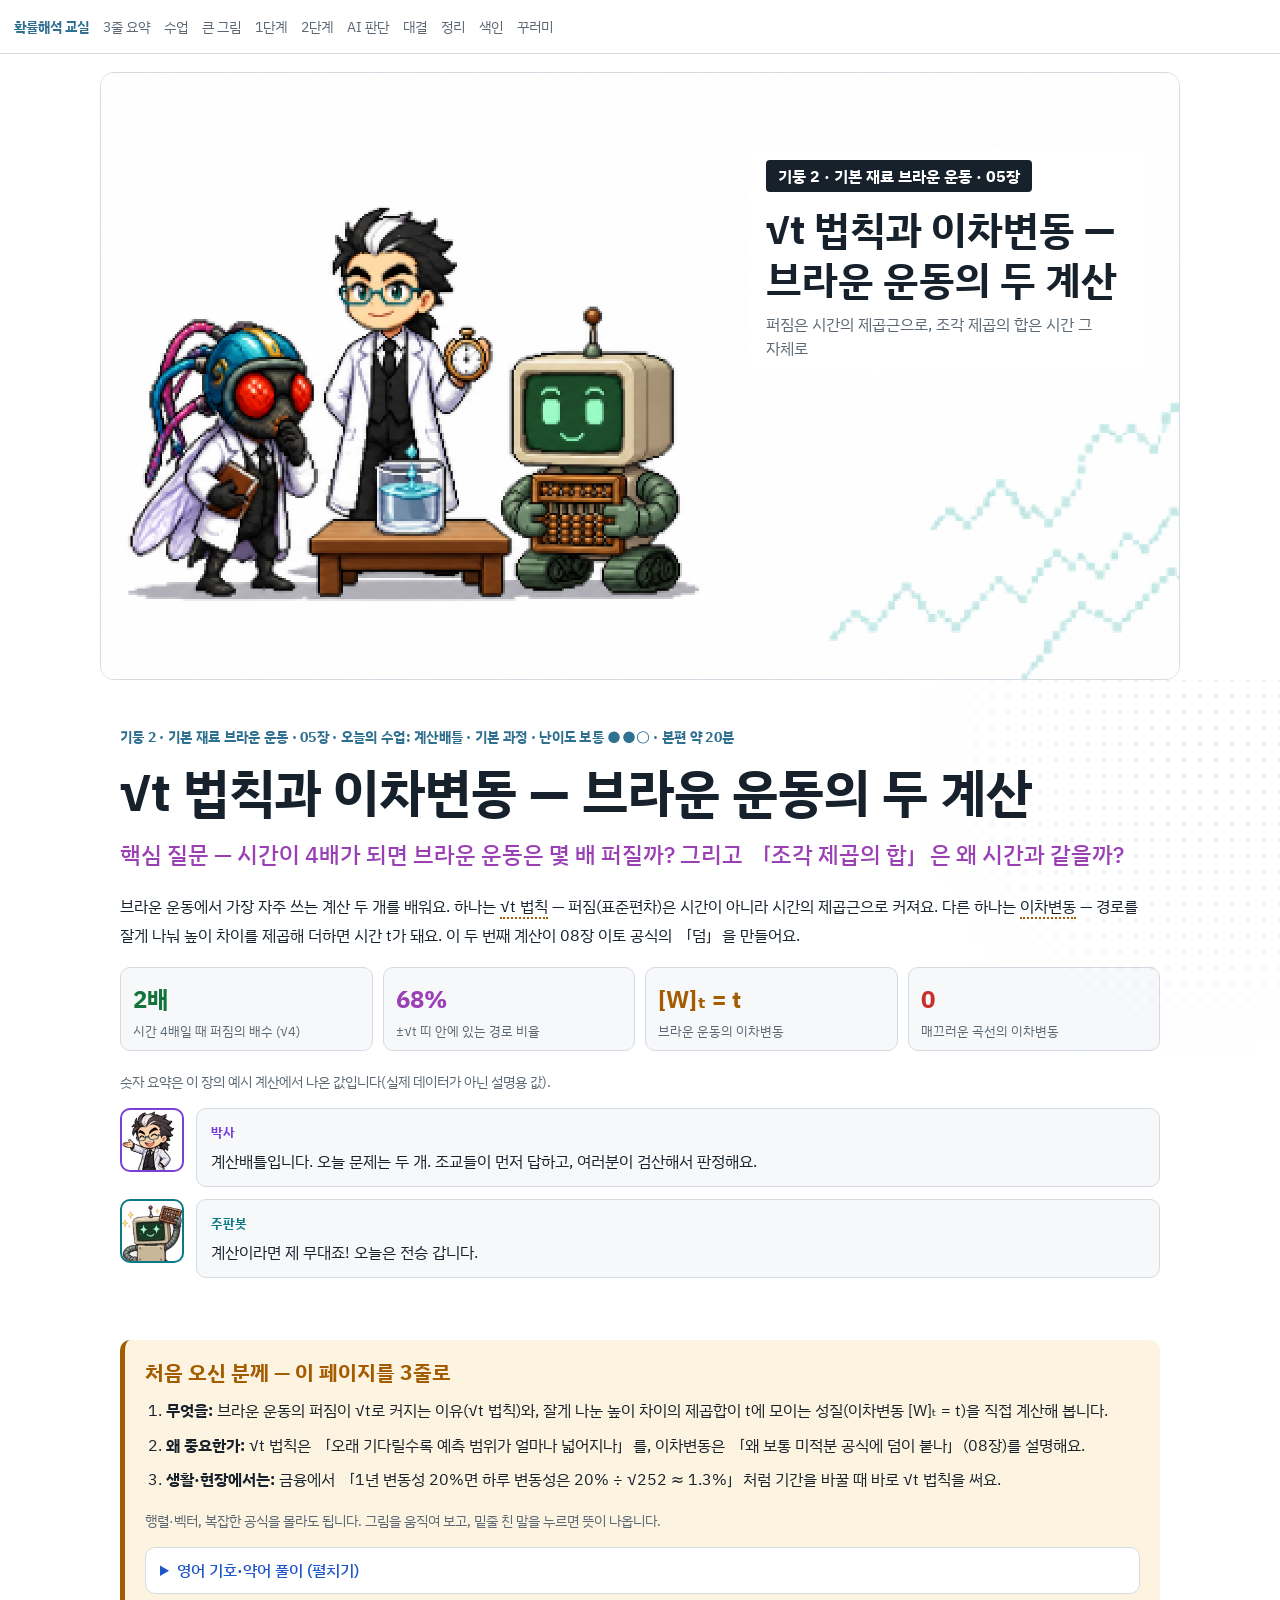
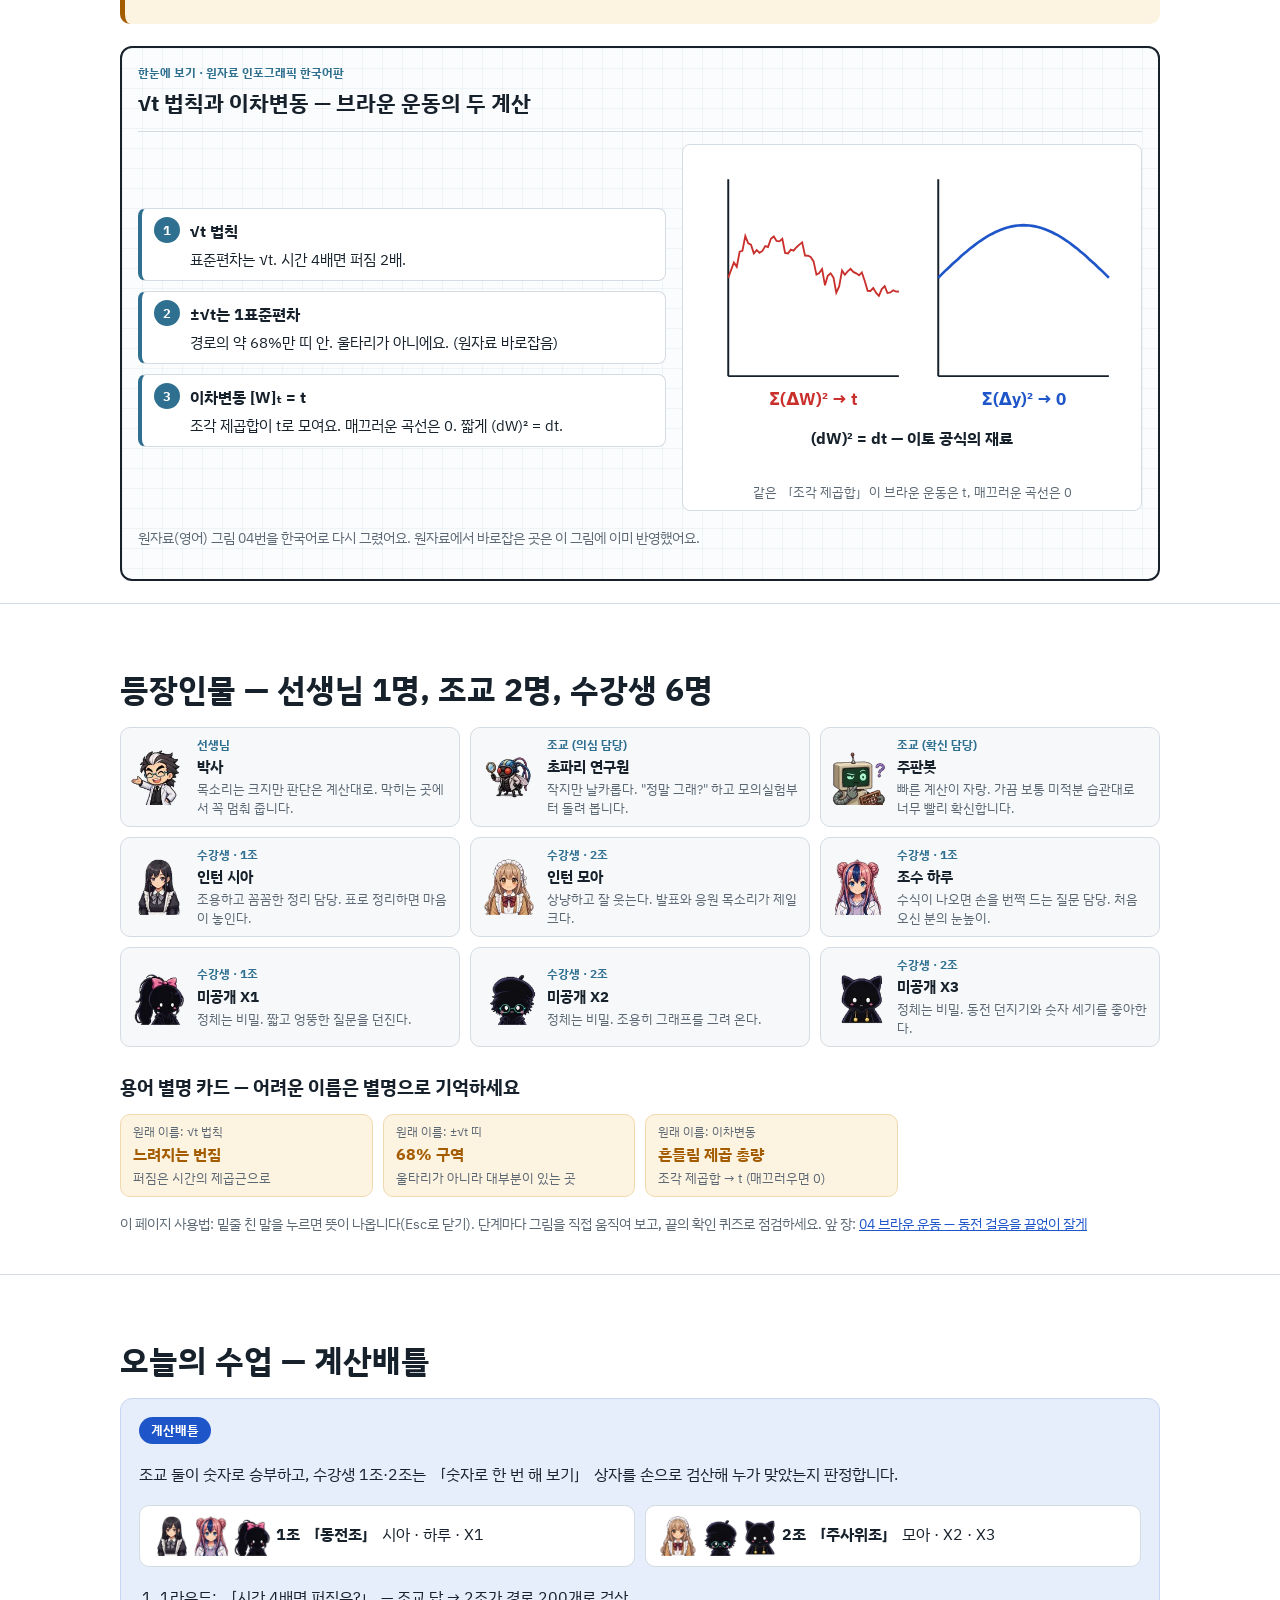
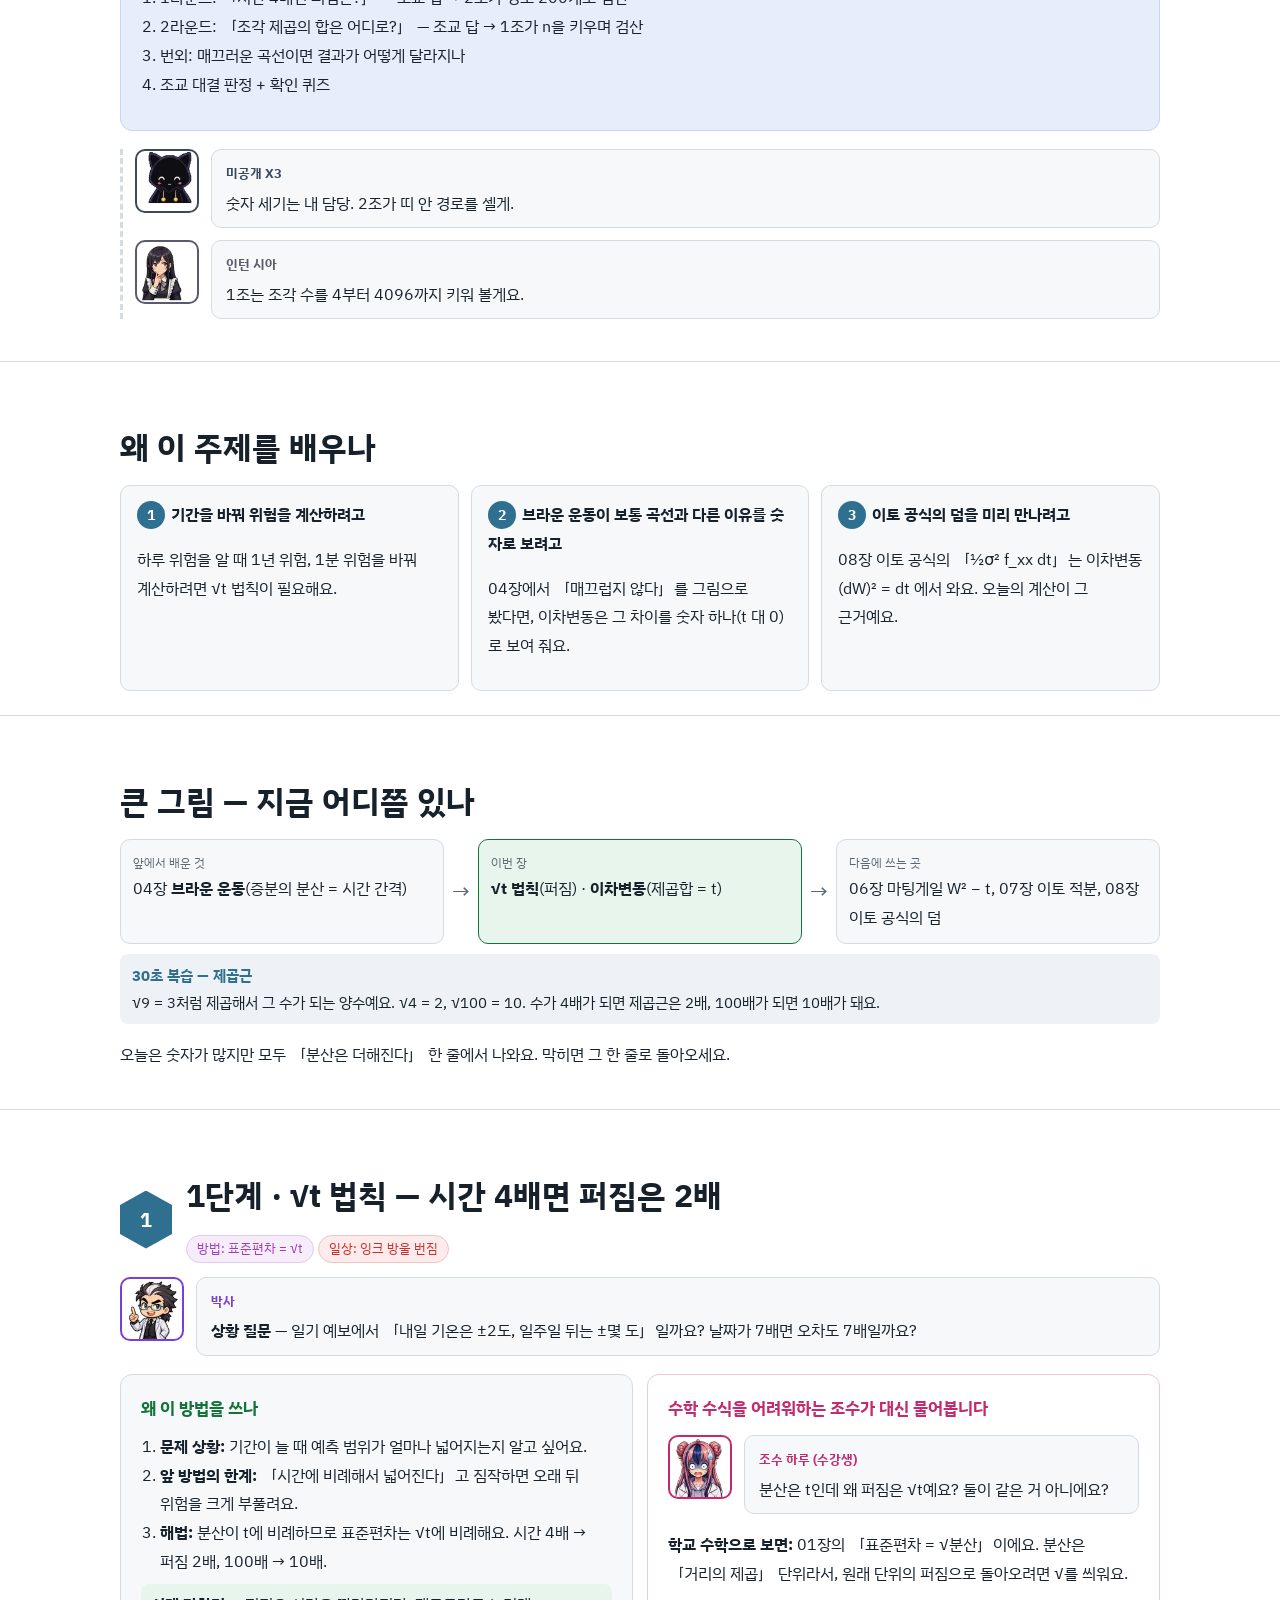
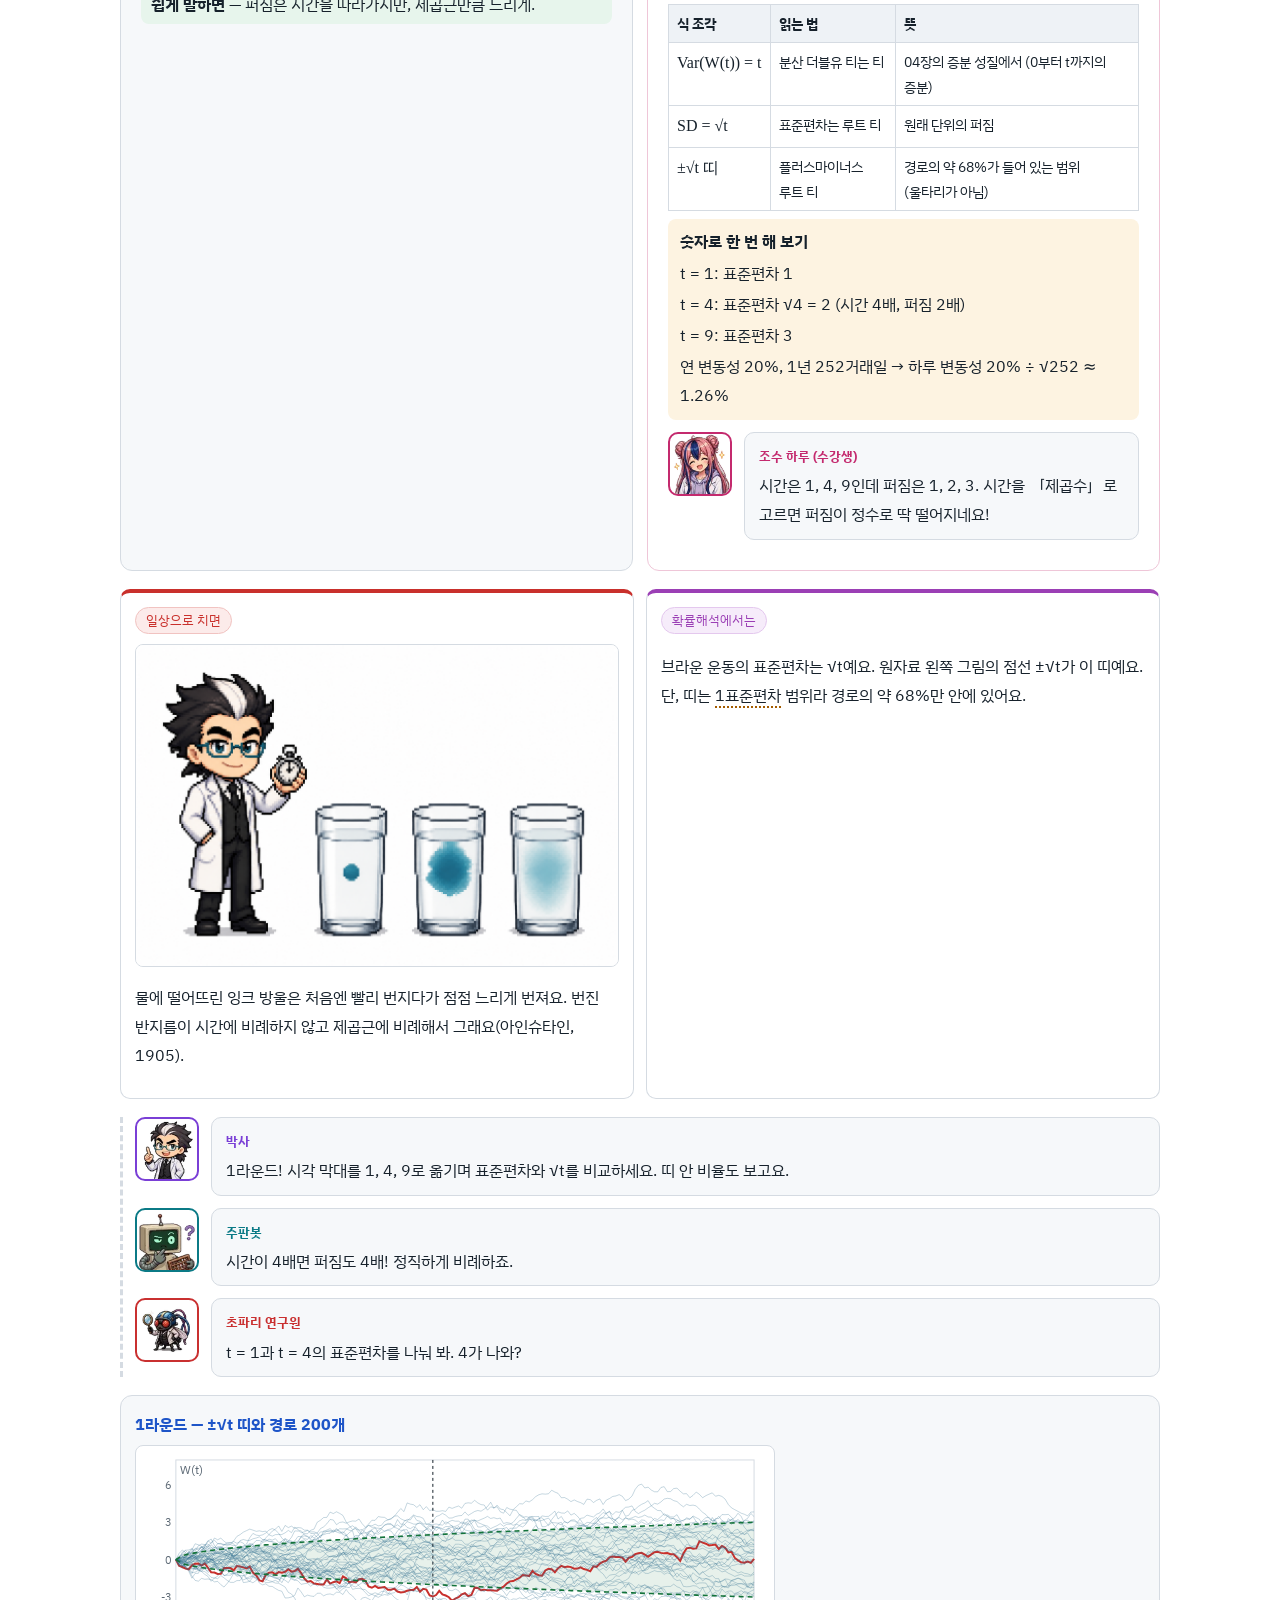
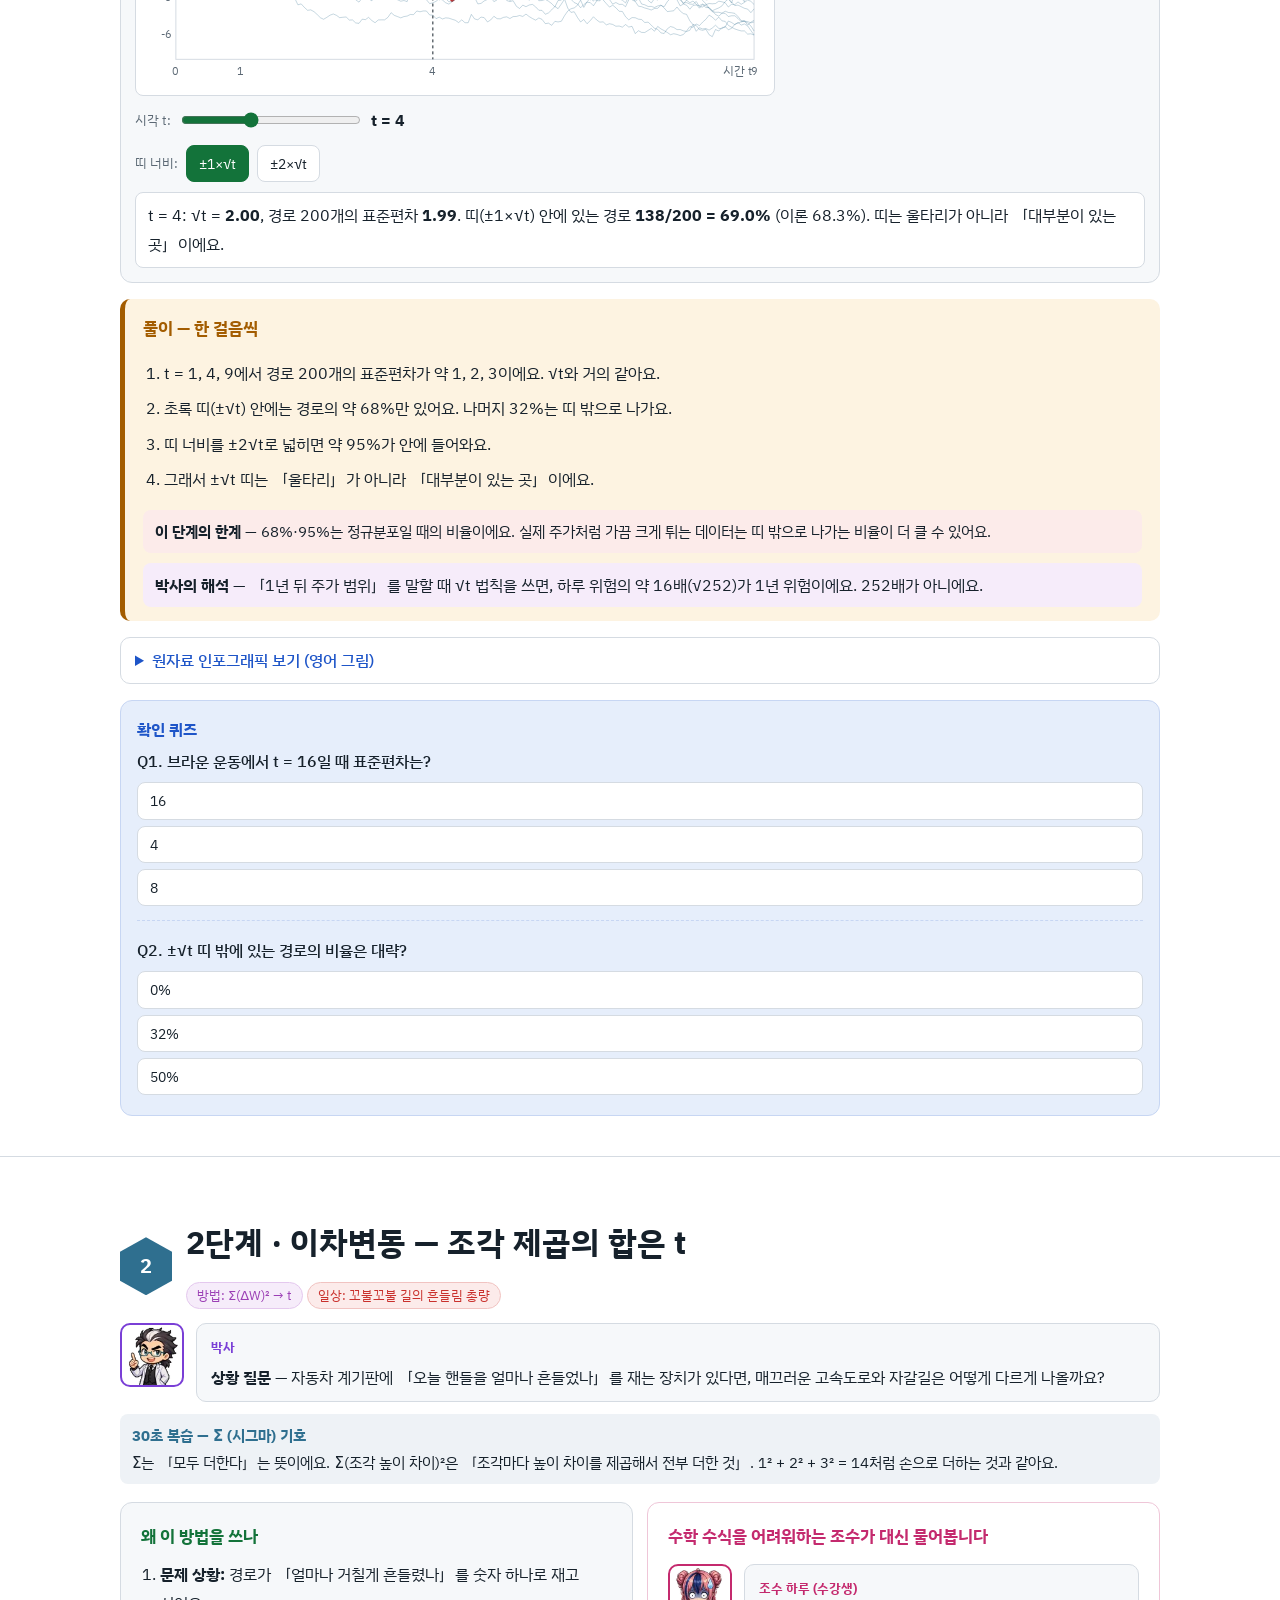
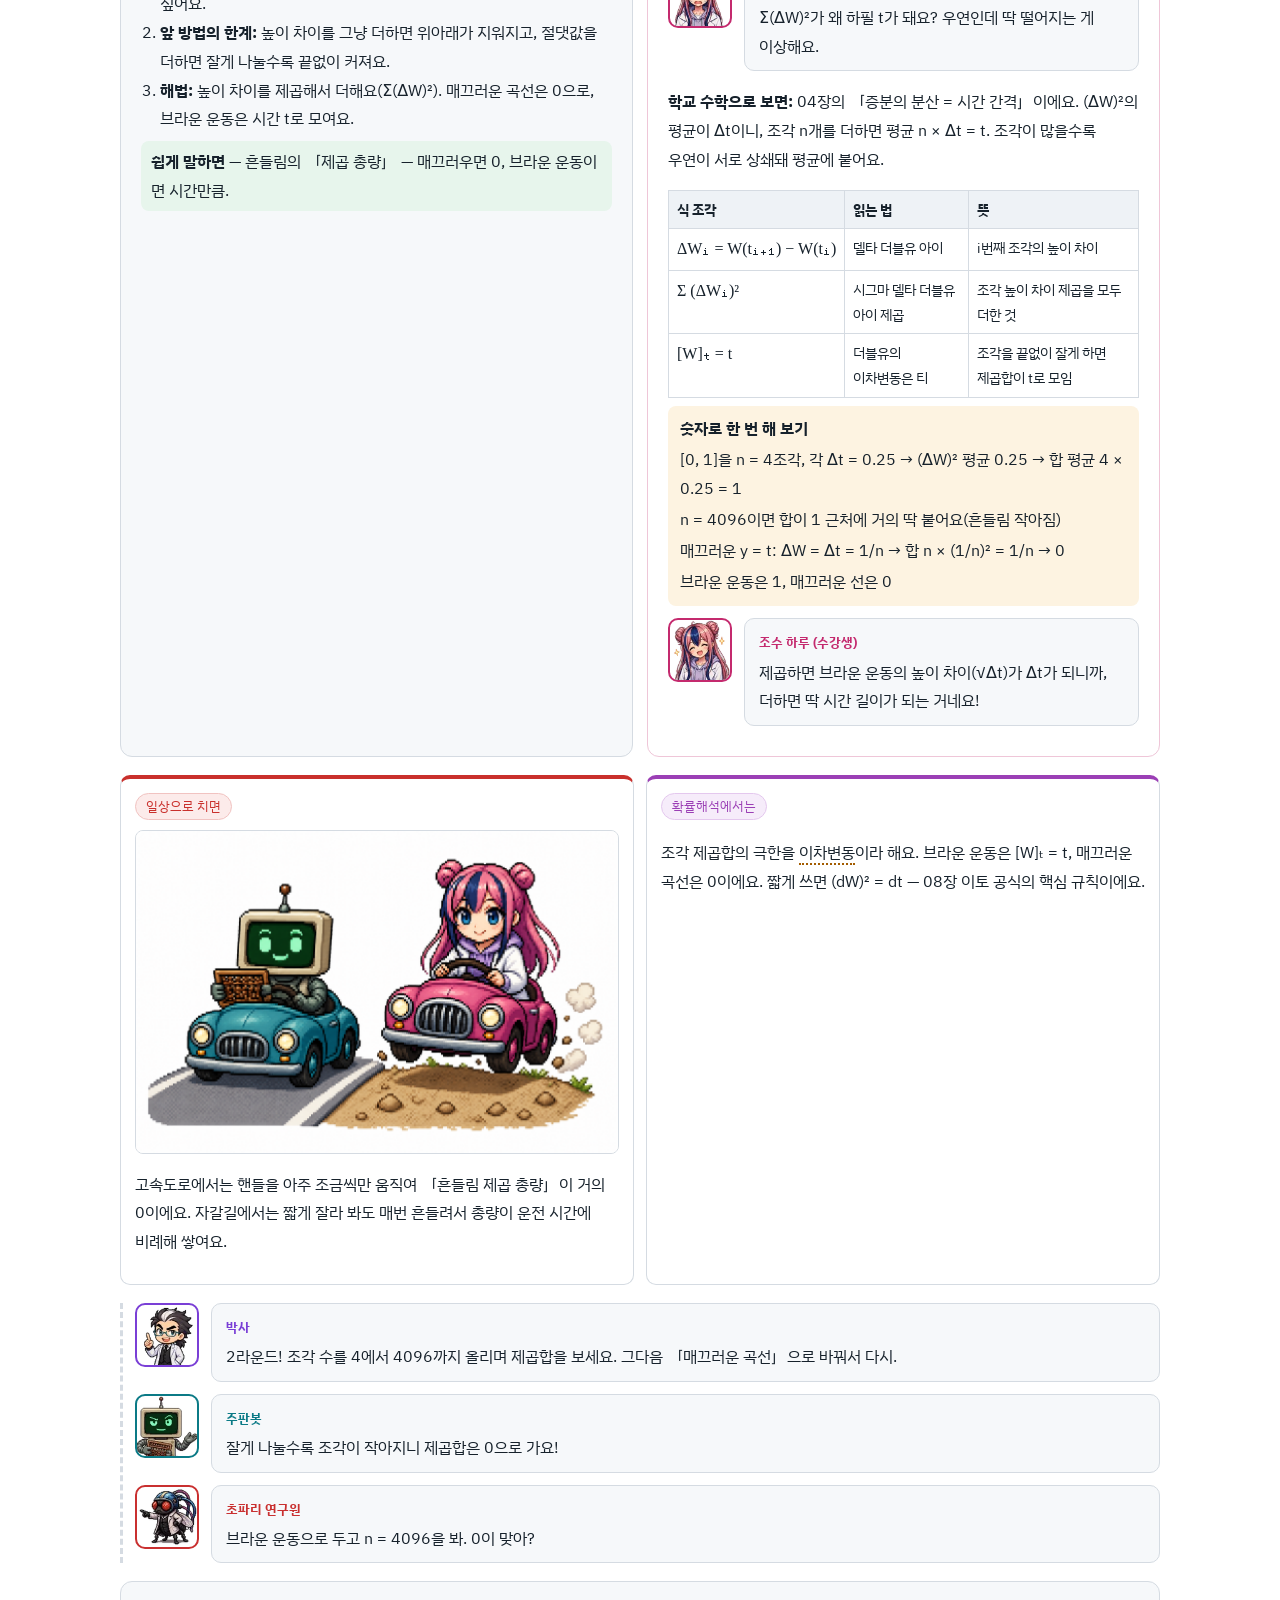
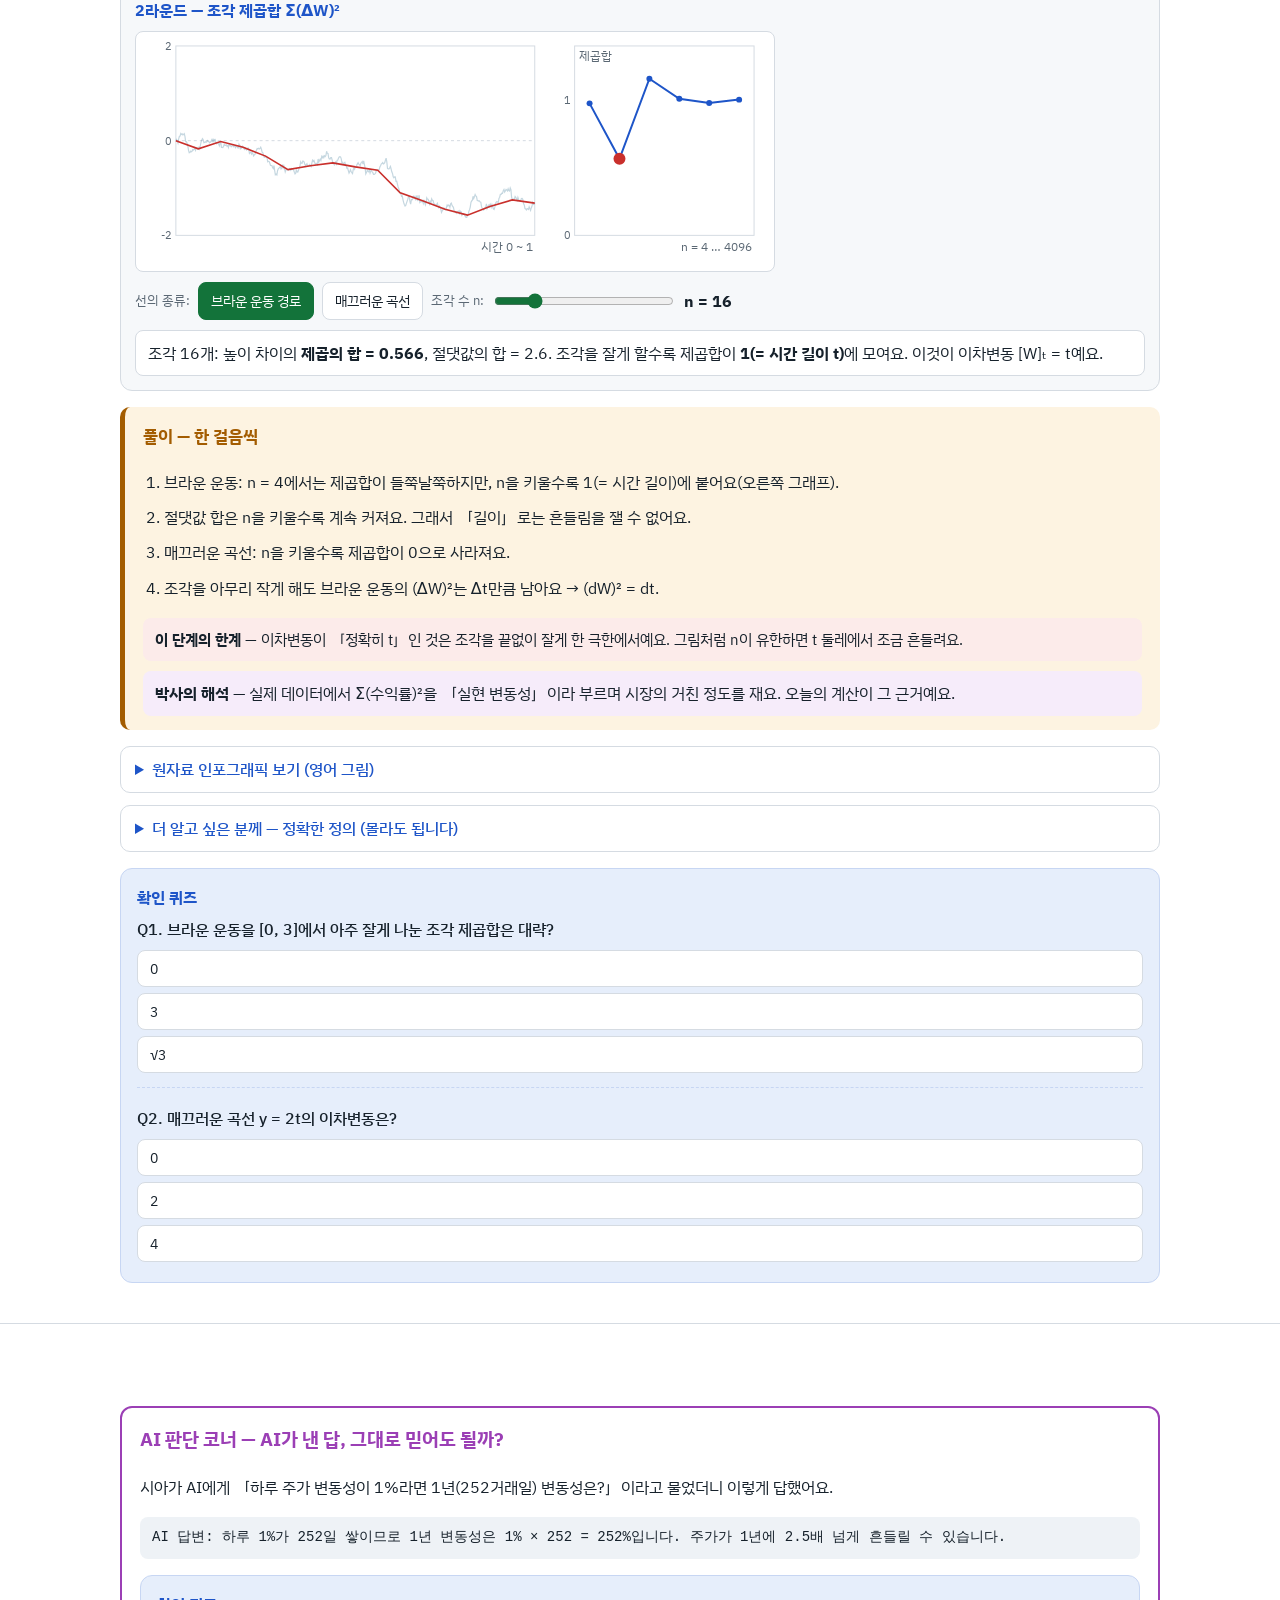
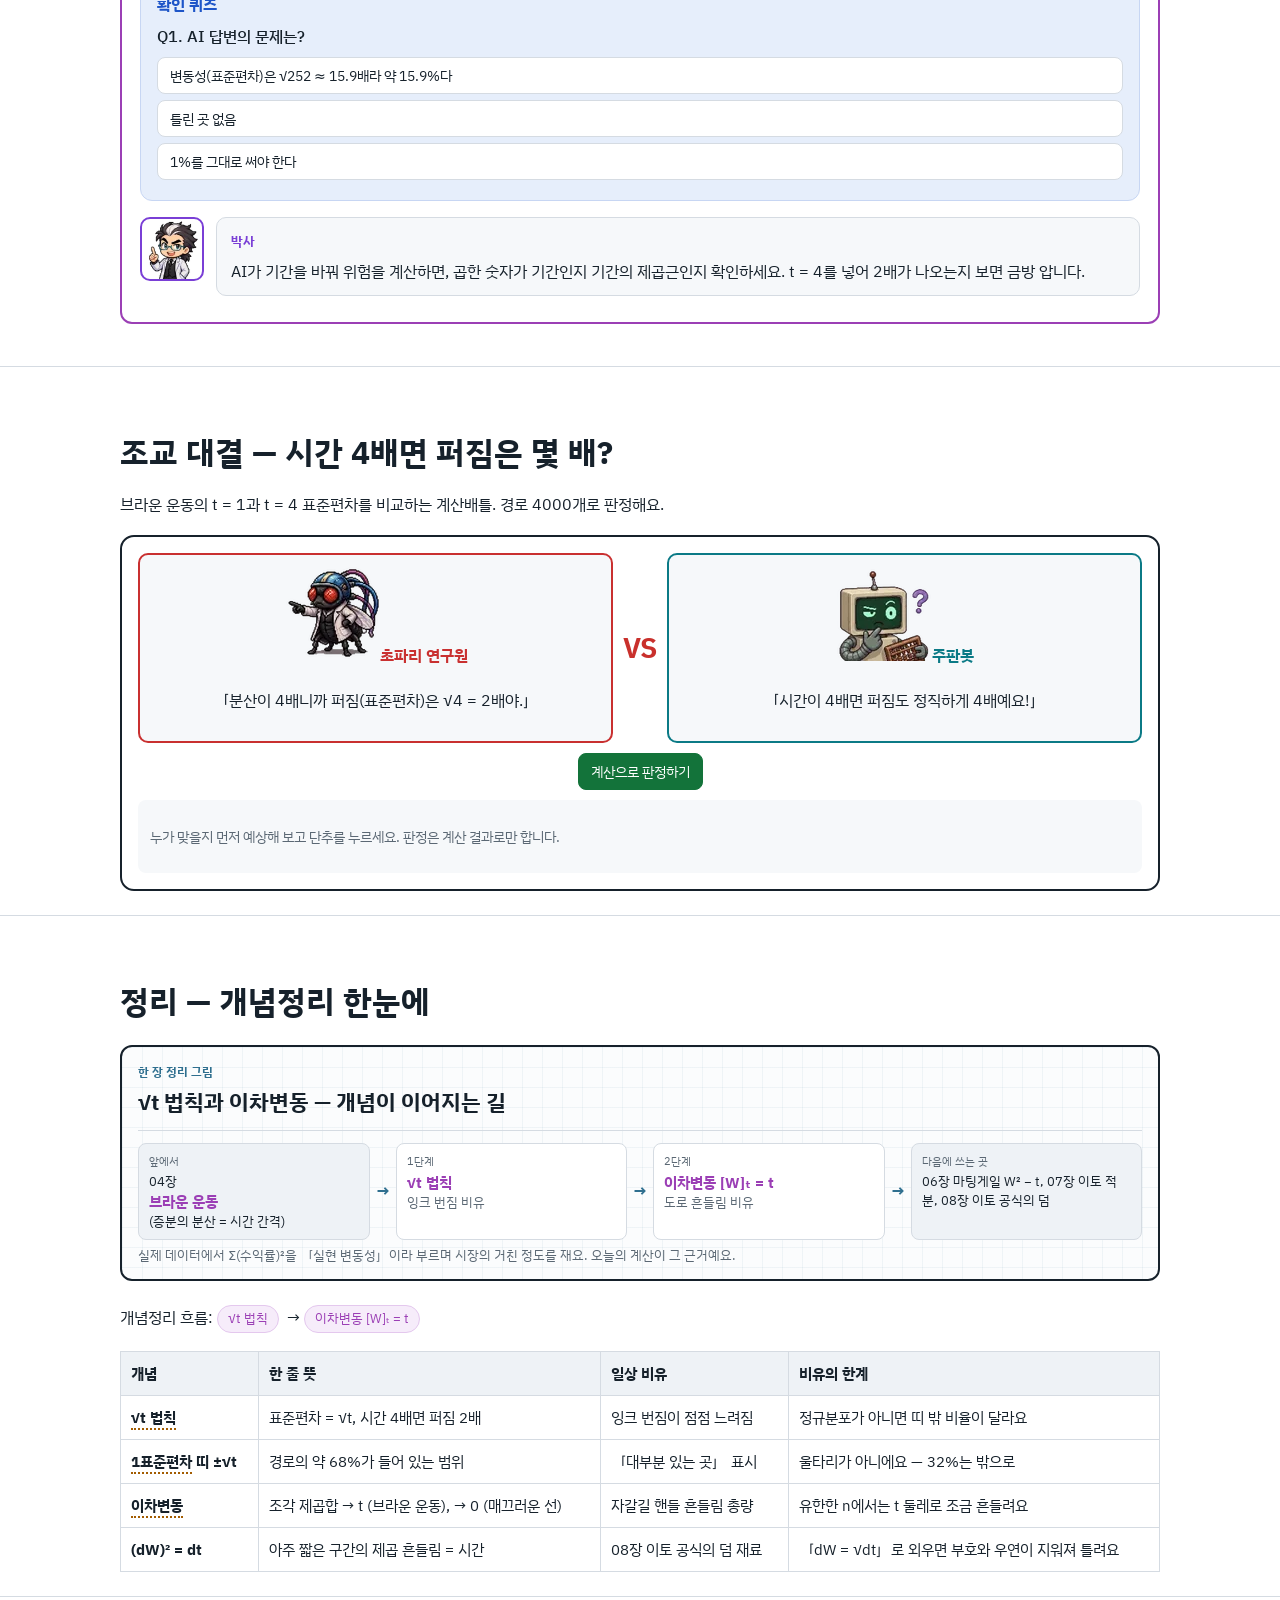
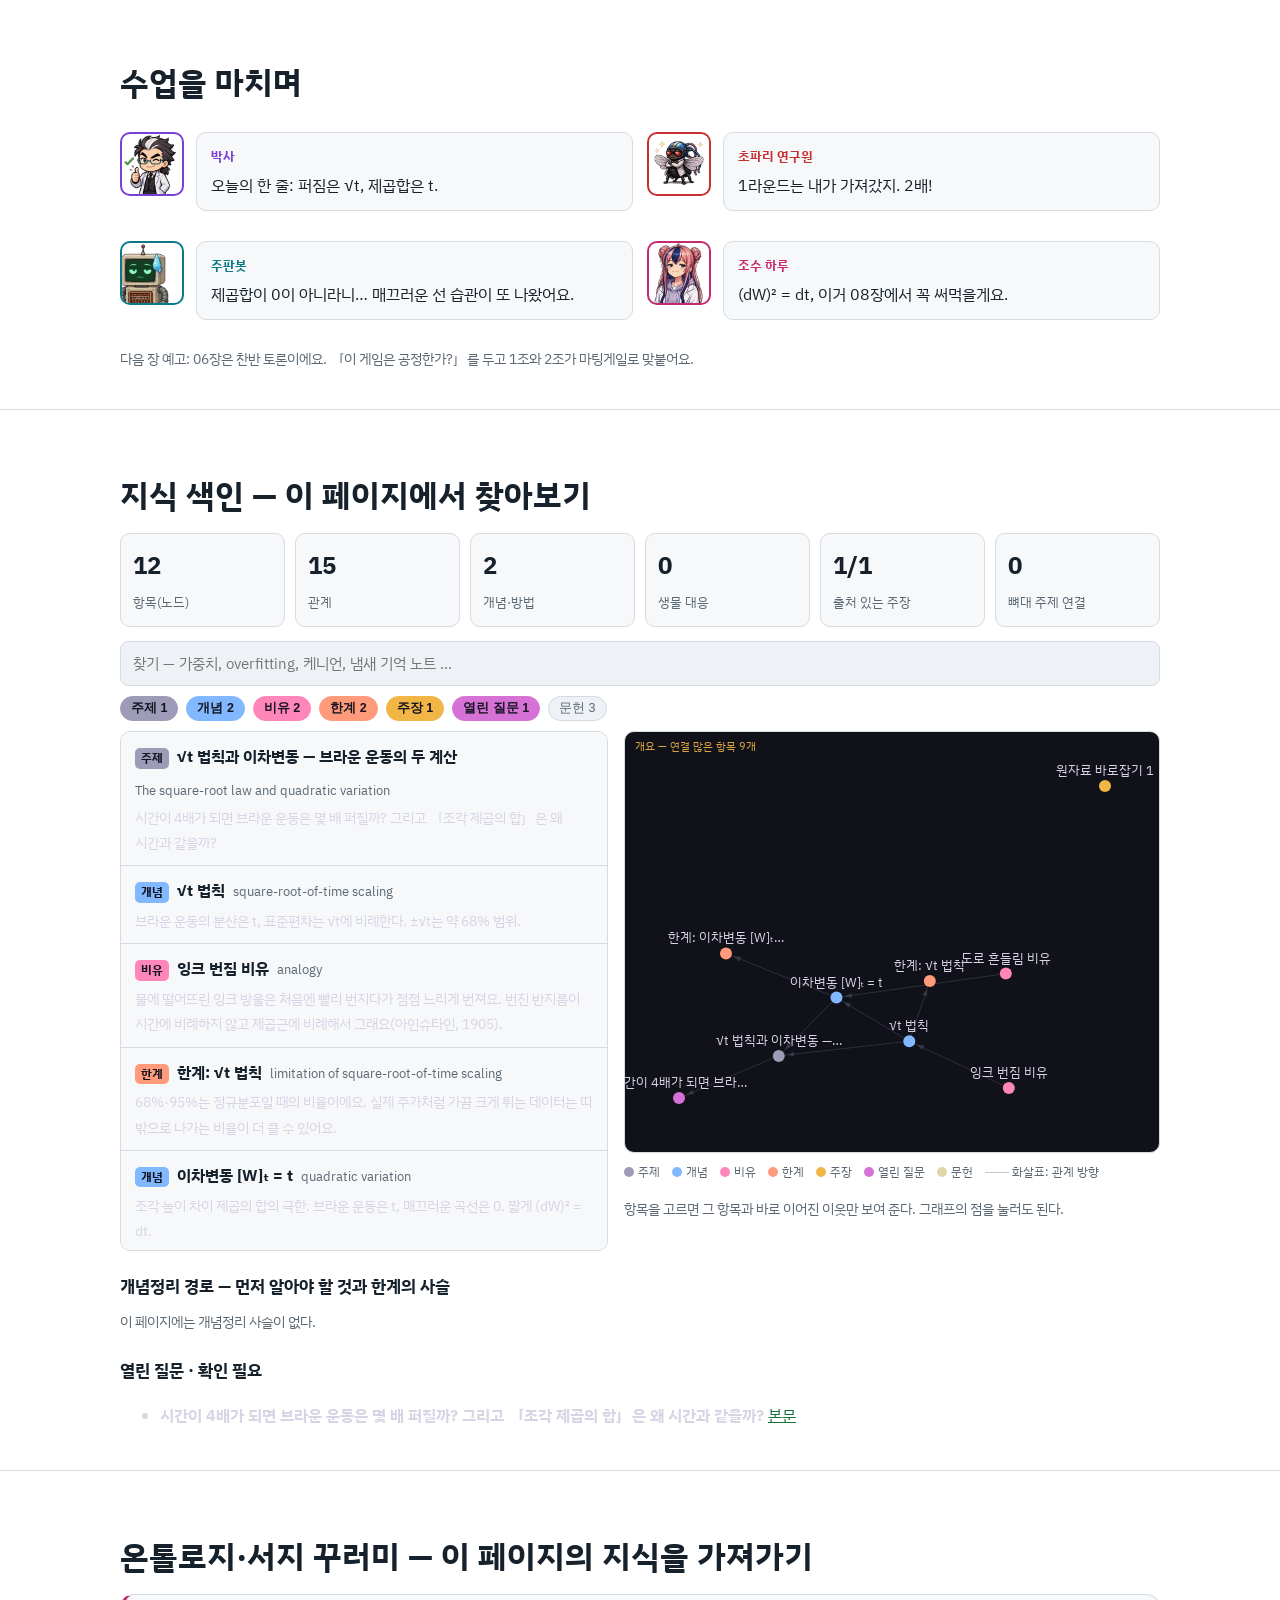
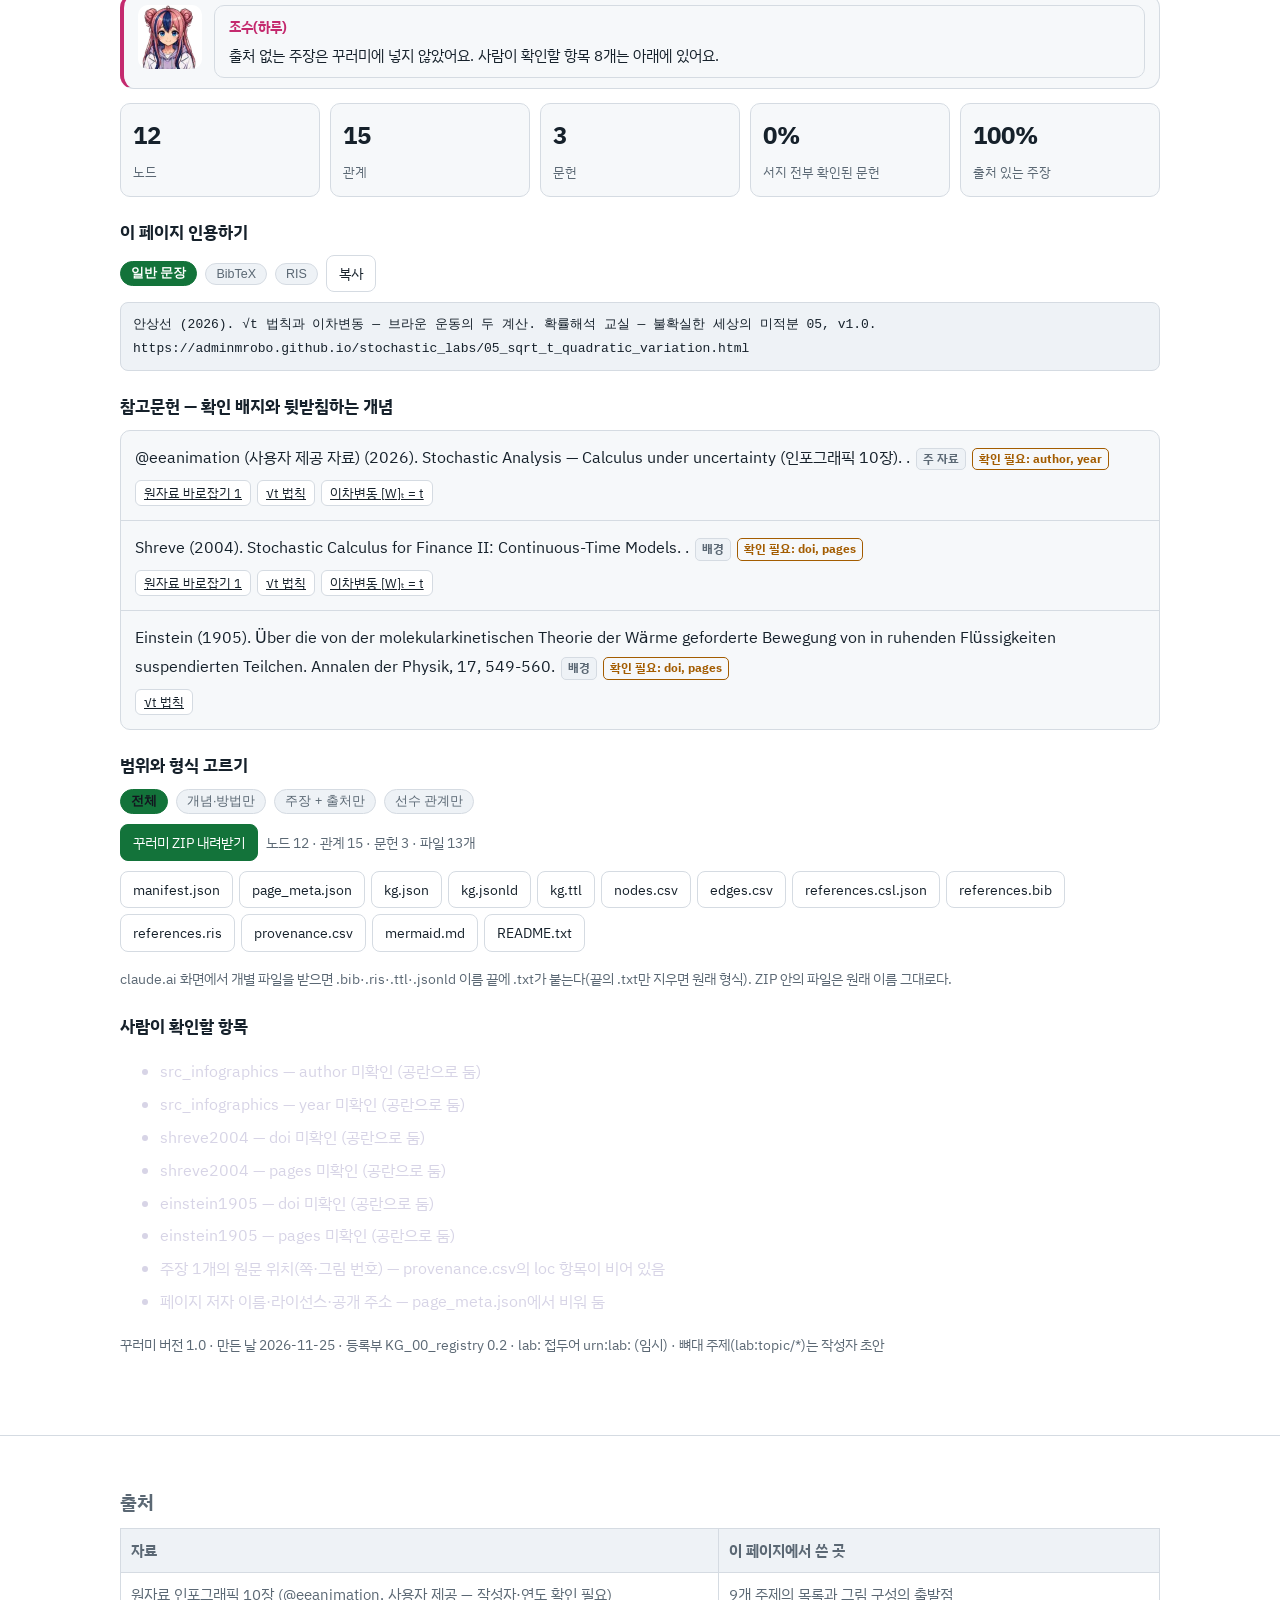
<file: 05_sqrt_t_quadratic_variation.html>
<!DOCTYPE html><html lang="ko"><head>
<meta charset="utf-8">
<meta name="viewport" content="width=device-width, initial-scale=1, viewport-fit=cover">
<title>05 √t 법칙과 이차변동 — 브라운 운동의 두 계산 — 확률해석 교실 — 불확실한 세상의 미적분</title>
<meta name="description" content="시간이 4배가 되면 브라운 운동은 몇 배 퍼질까? 그리고 「조각 제곱의 합」은 왜 시간과 같을까?">
<meta property="og:title" content="05 √t 법칙과 이차변동 — 브라운 운동의 두 계산 — 확률해석 교실 — 불확실한 세상의 미적분">
<meta property="og:description" content="시간이 4배가 되면 브라운 운동은 몇 배 퍼질까? 그리고 「조각 제곱의 합」은 왜 시간과 같을까?">
<meta property="og:type" content="article">
<meta property="og:image" content="img/og/og_05.webp">
<link rel="preconnect" href="https://fonts.googleapis.com"><link rel="preconnect" href="https://fonts.gstatic.com" crossorigin>
<link href="https://fonts.googleapis.com/css2?family=IBM+Plex+Sans+KR:wght@400;500;700&display=swap" rel="stylesheet">
<link rel="stylesheet" href="assets/lab.css">
<!-- px-fix v1 --><style id="px-fix">img{image-rendering:auto!important}</style><script id="px-fix-js">(function(){var R=window.ResizeObserver;function f(i){var n=i.naturalWidth,w=i.getBoundingClientRect().width;if(!n||!w)return;var s=w*(window.devicePixelRatio||1)/n;i.style.setProperty("image-rendering",s>=1.95?"pixelated":"auto","important")}var ro=R?new R(function(es){es.forEach(function(e){f(e.target)})}):null;function a(i){if(i.__px)return;i.__px=1;i.addEventListener("load",function(){f(i)});if(ro)ro.observe(i);f(i)}function all(r){(r||document).querySelectorAll&&(r||document).querySelectorAll("img").forEach(a)}function go(){all();if(window.MutationObserver)new MutationObserver(function(ms){ms.forEach(function(m){m.addedNodes.forEach(function(n){if(n.nodeType!==1)return;if(n.tagName==="IMG")a(n);else all(n)})})}).observe(document.documentElement,{childList:true,subtree:true});window.addEventListener("resize",function(){document.querySelectorAll("img").forEach(f)})}if(document.readyState==="loading")document.addEventListener("DOMContentLoaded",go);else go()})();</script><!-- /px-fix -->
</head><body>
<nav class="top" aria-label="이 페이지 목차"><a class="logo" href="index.html">확률해석 교실</a><a href="#three">3줄 요약</a><a href="#class">수업</a><a href="#map">큰 그림</a><a href="#lv1">1단계</a><a href="#lv2">2단계</a><a href="#ai">AI 판단</a><a href="#duel">대결</a><a href="#sum">정리</a><a href="#kg">색인</a><a href="#export">꾸러미</a></nav><div id="prog"></div>
<div class="cover has-img" id="top"><img class="cimg" src="img/cover/cover_05.webp" width="1920" height="1080" alt="√t 법칙과 이차변동 — 브라운 운동의 두 계산 표지 — 박사, 초파리 연구원, 주판봇, 주판봇"><div class="ctext"><span class="no">기둥 2 · 기본 재료 브라운 운동 · 05장</span><h1>√t 법칙과 이차변동 — 브라운 운동의 두 계산</h1><p>퍼짐은 시간의 제곱근으로, 조각 제곱의 합은 시간 그 자체로</p></div></div>
<header class="hero"><div class="wrap">
<div class="kicker">기둥 2 · 기본 재료 브라운 운동 · 05장 · 오늘의 수업: 계산배틀 · 기본 과정 · 난이도 보통 ●●○ · 본편 약 20분</div>
<h1>√t 법칙과 이차변동 — 브라운 운동의 두 계산</h1>
<p class="q">핵심 질문 — 시간이 4배가 되면 브라운 운동은 몇 배 퍼질까? 그리고 「조각 제곱의 합」은 왜 시간과 같을까?</p>
<p>브라운 운동에서 가장 자주 쓰는 계산 두 개를 배워요. 하나는 <span class="jt" data-t="√t 법칙" data-d="무작위 움직임의 퍼짐(표준편차)이 시간 t가 아니라 √t에 비례해 커지는 성질.">√t 법칙</span> — 퍼짐(표준편차)은 시간이 아니라 시간의 제곱근으로 커져요. 다른 하나는 <span class="jt" data-t="이차변동" data-d="경로를 잘게 나눠 높이 차이를 제곱해 더한 값의 극한. 브라운 운동은 t, 매끄러운 곡선은 0.">이차변동</span> — 경로를 잘게 나눠 높이 차이를 제곱해 더하면 시간 t가 돼요. 이 두 번째 계산이 08장 이토 공식의 「덤」을 만들어요.</p>
<div class="kpis"><div class="kpi g"><b>2배</b><span>시간 4배일 때 퍼짐의 배수 (√4)</span></div><div class="kpi m"><b>68%</b><span>±√t 띠 안에 있는 경로 비율</span></div><div class="kpi a"><b>[W]ₜ = t</b><span>브라운 운동의 이차변동</span></div><div class="kpi r"><b>0</b><span>매끄러운 곡선의 이차변동</span></div></div>
<p class="note">숫자 요약은 이 장의 예시 계산에서 나온 값입니다(실제 데이터가 아닌 설명용 값).</p>
<div class="say" data-who="doc"><img class="who" data-who="doc" data-mood="front" alt="" aria-hidden="true"><div><b class="name">박사</b><p>계산배틀입니다. 오늘 문제는 두 개. 조교들이 먼저 답하고, 여러분이 검산해서 판정해요.</p></div></div><div class="say" data-who="robo"><img class="who" data-who="robo" data-mood="coin" alt="" aria-hidden="true"><div><b class="name">주판봇</b><p>계산이라면 제 무대죠! 오늘은 전승 갑니다.</p></div></div>
</div></header>
<div class="wrap"><div class="three" id="three"><h2>처음 오신 분께 — 이 페이지를 3줄로</h2><ol>
<li><b>무엇을:</b> 브라운 운동의 퍼짐이 √t로 커지는 이유(√t 법칙)와, 잘게 나눈 높이 차이의 제곱합이 t에 모이는 성질(이차변동 [W]ₜ = t)을 직접 계산해 봅니다.</li><li><b>왜 중요한가:</b> √t 법칙은 「오래 기다릴수록 예측 범위가 얼마나 넓어지나」를, 이차변동은 「왜 보통 미적분 공식에 덤이 붙나」(08장)를 설명해요.</li><li><b>생활·현장에서는:</b> 금융에서 「1년 변동성 20%면 하루 변동성은 20% ÷ √252 ≈ 1.3%」처럼 기간을 바꿀 때 바로 √t 법칙을 써요.</li></ol>
<p class="note">행렬·벡터, 복잡한 공식을 몰라도 됩니다. 그림을 움직여 보고, 밑줄 친 말을 누르면 뜻이 나옵니다.</p>
<details><summary>영어 기호·약어 풀이 (펼치기)</summary><ul><li><b>√t</b> — 루트 t — 제곱해서 t가 되는 수</li><li><b>[W]ₜ</b> — W의 이차변동(quadratic variation) — 조각 높이 차이 제곱의 합의 극한</li><li><b>Σ (시그마)</b> — 「모두 더한다」는 기호</li><li><b>ΔW</b> — 델타 W — 짧은 구간의 높이 차이</li></ul></details>
</div><figure class="infog" id="infog"><div class="ihead"><span>한눈에 보기 · 원자료 인포그래픽 한국어판</span><b>√t 법칙과 이차변동 — 브라운 운동의 두 계산</b></div><div class="ibody"><div class="icards"><div class="ic"><b class="n">1</b><div><b>√t 법칙</b><p>표준편차는 √t. 시간 4배면 퍼짐 2배.</p></div></div><div class="ic"><b class="n">2</b><div><b>±√t는 1표준편차</b><p>경로의 약 68%만 띠 안. 울타리가 아니에요. (원자료 바로잡음)</p></div></div><div class="ic"><b class="n">3</b><div><b>이차변동 [W]ₜ = t</b><p>조각 제곱합이 t로 모여요. 매끄러운 곡선은 0. 짧게 (dW)² = dt.</p></div></div></div><div class="idia"><svg viewBox="0 0 320 240" width="100%" role="img" aria-label="브라운 운동과 매끄러운 곡선의 이차변동 비교" style="max-width:420px;font-family:inherit"><line x1="20" y1="20" x2="20" y2="170" stroke="#16212b" stroke-width="1.5"/><line x1="20" y1="170" x2="150" y2="170" stroke="#16212b" stroke-width="1.5"/><line x1="180" y1="20" x2="180" y2="170" stroke="#16212b" stroke-width="1.5"/><line x1="180" y1="170" x2="310" y2="170" stroke="#16212b" stroke-width="1.5"/><path d="M20.0 95.0 L22.2 89.1 L24.3 83.4 L26.5 86.7 L28.7 75.2 L30.8 74.5 L33.0 63.2 L35.2 68.8 L37.3 69.8 L39.5 76.5 L41.7 74.0 L43.8 76.0 L46.0 74.6 L48.2 70.9 L50.3 71.6 L52.5 65.3 L54.7 63.6 L56.8 67.0 L59.0 67.3 L61.2 65.3 L63.3 76.2 L65.5 76.5 L67.7 73.6 L69.8 74.4 L72.0 71.8 L74.2 69.8 L76.3 68.1 L78.5 78.2 L80.7 78.3 L82.8 79.2 L85.0 82.6 L87.2 92.7 L89.3 91.5 L91.5 88.4 L93.7 100.8 L95.8 93.5 L98.0 91.7 L100.2 95.0 L102.3 106.4 L104.5 101.7 L106.7 89.5 L108.8 92.8 L111.0 90.2 L113.2 88.3 L115.3 90.6 L117.5 91.7 L119.7 93.2 L121.8 91.0 L124.0 97.5 L126.2 105.0 L128.3 105.1 L130.5 102.9 L132.7 106.6 L134.8 108.9 L137.0 103.7 L139.2 101.4 L141.3 106.7 L143.5 106.2 L145.7 104.6 L147.8 105.6 L150.0 105.5" fill="none" stroke="#c9302c" stroke-width="1.4"/><path d="M180.0 95.0 L182.2 92.9 L184.3 90.8 L186.5 88.7 L188.7 86.7 L190.8 84.6 L193.0 82.6 L195.2 80.7 L197.3 78.7 L199.5 76.8 L201.7 75.0 L203.8 73.2 L206.0 71.5 L208.2 69.8 L210.3 68.2 L212.5 66.7 L214.7 65.3 L216.8 63.9 L219.0 62.6 L221.2 61.5 L223.3 60.4 L225.5 59.4 L227.7 58.5 L229.8 57.7 L232.0 57.0 L234.2 56.4 L236.3 55.9 L238.5 55.5 L240.7 55.2 L242.8 55.1 L245.0 55.0 L247.2 55.1 L249.3 55.2 L251.5 55.5 L253.7 55.9 L255.8 56.4 L258.0 57.0 L260.2 57.7 L262.3 58.5 L264.5 59.4 L266.7 60.4 L268.8 61.5 L271.0 62.6 L273.2 63.9 L275.3 65.3 L277.5 66.7 L279.7 68.2 L281.8 69.8 L284.0 71.5 L286.2 73.2 L288.3 75.0 L290.5 76.8 L292.7 78.7 L294.8 80.7 L297.0 82.6 L299.2 84.6 L301.3 86.7 L303.5 88.7 L305.7 90.8 L307.8 92.9 L310.0 95.0" fill="none" stroke="#1e55c8" stroke-width="2"/><text x="85.0" y="192.0" font-size="13" fill="#c9302c" font-weight="700" text-anchor="middle">Σ(ΔW)² → t</text><text x="245.0" y="192.0" font-size="13" fill="#1e55c8" font-weight="700" text-anchor="middle">Σ(Δy)² → 0</text><text x="160.0" y="222.0" font-size="12" fill="#16212b" font-weight="700" text-anchor="middle">(dW)² = dt — 이토 공식의 재료</text></svg><figcaption>같은 「조각 제곱합」이 브라운 운동은 t, 매끄러운 곡선은 0</figcaption></div></div><p class="note">원자료(영어) 그림 04번을 한국어로 다시 그렸어요. 원자료에서 바로잡은 곳은 이 그림에 이미 반영했어요.</p></figure></div>
<section class="level" id="cast"><div class="wrap"><h2>등장인물 — 선생님 1명, 조교 2명, 수강생 6명</h2>
<div class="cast"><div><img class="" data-who="doc" data-mood="front" alt="" aria-hidden="true"><div><span class="role">선생님</span><b>박사</b><span>목소리는 크지만 판단은 계산대로. 막히는 곳에서 꼭 멈춰 줍니다.</span></div></div><div><img class="" data-who="fly" data-mood="magnify" alt="" aria-hidden="true"><div><span class="role">조교 (의심 담당)</span><b>초파리 연구원</b><span>작지만 날카롭다. &quot;정말 그래?&quot; 하고 모의실험부터 돌려 봅니다.</span></div></div><div><img class="" data-who="robo" data-mood="calc" alt="" aria-hidden="true"><div><span class="role">조교 (확신 담당)</span><b>주판봇</b><span>빠른 계산이 자랑. 가끔 보통 미적분 습관대로 너무 빨리 확신합니다.</span></div></div><div><img class="" data-who="sia" data-mood="e13" alt="" aria-hidden="true"><div><span class="role">수강생 · 1조</span><b>인턴 시아</b><span>조용하고 꼼꼼한 정리 담당. 표로 정리하면 마음이 놓인다.</span></div></div><div><img class="" data-who="moa" data-mood="e13" alt="" aria-hidden="true"><div><span class="role">수강생 · 2조</span><b>인턴 모아</b><span>상냥하고 잘 웃는다. 발표와 응원 목소리가 제일 크다.</span></div></div><div><img class="" data-who="asst" data-mood="e13" alt="" aria-hidden="true"><div><span class="role">수강생 · 1조</span><b>조수 하루</b><span>수식이 나오면 손을 번쩍 드는 질문 담당. 처음 오신 분의 눈높이.</span></div></div><div><img class="" data-who="x1" data-mood="e13" alt="" aria-hidden="true"><div><span class="role">수강생 · 1조</span><b>미공개 X1</b><span>정체는 비밀. 짧고 엉뚱한 질문을 던진다.</span></div></div><div><img class="" data-who="x2" data-mood="e13" alt="" aria-hidden="true"><div><span class="role">수강생 · 2조</span><b>미공개 X2</b><span>정체는 비밀. 조용히 그래프를 그려 온다.</span></div></div><div><img class="" data-who="x3" data-mood="e13" alt="" aria-hidden="true"><div><span class="role">수강생 · 2조</span><b>미공개 X3</b><span>정체는 비밀. 동전 던지기와 숫자 세기를 좋아한다.</span></div></div></div>
<h3>용어 별명 카드 — 어려운 이름은 별명으로 기억하세요</h3><div class="nick"><div><span class="role">원래 이름: √t 법칙</span><b>느려지는 번짐</b><span>퍼짐은 시간의 제곱근으로</span></div><div><span class="role">원래 이름: ±√t 띠</span><b>68% 구역</b><span>울타리가 아니라 대부분이 있는 곳</span></div><div><span class="role">원래 이름: 이차변동</span><b>흔들림 제곱 총량</b><span>조각 제곱합 → t (매끄러우면 0)</span></div></div>
<p class="note">이 페이지 사용법: 밑줄 친 말을 누르면 뜻이 나옵니다(Esc로 닫기). 단계마다 그림을 직접 움직여 보고, 끝의 확인 퀴즈로 점검하세요. 앞 장: <a href="04_brownian_motion.html">04 브라운 운동 — 동전 걸음을 끝없이 잘게</a></p>
</div></section>
<section class="level" id="class"><div class="wrap"><h2>오늘의 수업 — 계산배틀</h2>
<div class="klass"><span class="fmt">계산배틀</span><p>조교 둘이 숫자로 승부하고, 수강생 1조·2조는 「숫자로 한 번 해 보기」 상자를 손으로 검산해 누가 맞았는지 판정합니다.</p><div class="groups"><div><img class="" data-who="sia" data-mood="e13" alt="" aria-hidden="true"><img class="" data-who="asst" data-mood="e13" alt="" aria-hidden="true"><img class="" data-who="x1" data-mood="e13" alt="" aria-hidden="true"> <b>1조 「동전조」</b> 시아 · 하루 · X1</div><div><img class="" data-who="moa" data-mood="e13" alt="" aria-hidden="true"><img class="" data-who="x2" data-mood="e13" alt="" aria-hidden="true"><img class="" data-who="x3" data-mood="e13" alt="" aria-hidden="true"> <b>2조 「주사위조」</b> 모아 · X2 · X3</div></div><ol><li>1라운드: 「시간 4배면 퍼짐은?」 — 조교 답 → 2조가 경로 200개로 검산</li><li>2라운드: 「조각 제곱의 합은 어디로?」 — 조교 답 → 1조가 n을 키우며 검산</li><li>번외: 매끄러운 곡선이면 결과가 어떻게 달라지나</li><li>조교 대결 판정 + 확인 퀴즈</li></ol></div>
<div class="talk"><div class="say" data-who="x3"><img class="who" data-who="x3" data-mood="e16" alt="" aria-hidden="true"><div><b class="name">미공개 X3</b><p>숫자 세기는 내 담당. 2조가 띠 안 경로를 셀게.</p></div></div><div class="say" data-who="sia"><img class="who" data-who="sia" data-mood="think" alt="" aria-hidden="true"><div><b class="name">인턴 시아</b><p>1조는 조각 수를 4부터 4096까지 키워 볼게요.</p></div></div></div></div></section>
<section class="level" id="why"><div class="wrap"><h2>왜 이 주제를 배우나</h2><div class="steps"><div><b class="n">1</b><b>기간을 바꿔 위험을 계산하려고</b><p>하루 위험을 알 때 1년 위험, 1분 위험을 바꿔 계산하려면 √t 법칙이 필요해요.</p></div><div><b class="n">2</b><b>브라운 운동이 보통 곡선과 다른 이유를 숫자로 보려고</b><p>04장에서 「매끄럽지 않다」를 그림으로 봤다면, 이차변동은 그 차이를 숫자 하나(t 대 0)로 보여 줘요.</p></div><div><b class="n">3</b><b>이토 공식의 덤을 미리 만나려고</b><p>08장 이토 공식의 「½σ² f_xx dt」는 이차변동 (dW)² = dt 에서 와요. 오늘의 계산이 그 근거예요.</p></div></div></div></section>
<section class="level" id="map"><div class="wrap"><h2>큰 그림 — 지금 어디쯤 있나</h2>
<div class="map3"><div><small>앞에서 배운 것</small>04장 <b>브라운 운동</b>(증분의 분산 = 시간 간격)</div><i aria-hidden="true">→</i><div class="now"><small>이번 장</small><b>√t 법칙</b>(퍼짐) · <b>이차변동</b>(제곱합 = t)</div><i aria-hidden="true">→</i><div><small>다음에 쓰는 곳</small>06장 마팅게일 W² − t, 07장 이토 적분, 08장 이토 공식의 덤</div></div>
<div class="recap"><b>30초 복습 — 제곱근</b><br>√9 = 3처럼 제곱해서 그 수가 되는 양수예요. √4 = 2, √100 = 10. 수가 4배가 되면 제곱근은 2배, 100배가 되면 10배가 돼요.</div><p>오늘은 숫자가 많지만 모두 「분산은 더해진다」 한 줄에서 나와요. 막히면 그 한 줄로 돌아오세요.</p></div></section>
<section class="level" id="lv1"><div class="wrap"><div class="lvhead"><div class="hex" aria-hidden="true">1</div><div><h2>1단계 · √t 법칙 — 시간 4배면 퍼짐은 2배</h2><span class="tag nn">방법: 표준편차 = √t</span><span class="tag fly">일상: 잉크 방울 번짐</span></div></div><div class="say" data-who="doc"><img class="who" data-who="doc" data-mood="board" alt="" aria-hidden="true"><div><b class="name">박사</b><p><b>상황 질문</b> — 일기 예보에서 「내일 기온은 ±2도, 일주일 뒤는 ±몇 도」일까요? 날짜가 7배면 오차도 7배일까요?</p></div></div><div class="twobox"><div class="whybox"><h3>왜 이 방법을 쓰나</h3><ol><li><b>문제 상황:</b> 기간이 늘 때 예측 범위가 얼마나 넓어지는지 알고 싶어요.</li><li><b>앞 방법의 한계:</b> 「시간에 비례해서 넓어진다」고 짐작하면 오래 뒤 위험을 크게 부풀려요.</li><li><b>해법:</b> 분산이 t에 비례하므로 표준편차는 √t에 비례해요. 시간 4배 → 퍼짐 2배, 100배 → 10배.</li></ol><div class="easy"><b>쉽게 말하면</b> — 퍼짐은 시간을 따라가지만, 제곱근만큼 느리게.</div></div><div class="mathbox"><h3>수학 수식을 어려워하는 조수가 대신 물어봅니다</h3><div class="say" data-who="asst"><img class="who" data-who="asst" data-mood="shock" alt="" aria-hidden="true"><div><b class="name">조수 하루 (수강생)</b><p>분산은 t인데 왜 퍼짐은 √t예요? 둘이 같은 거 아니에요?</p></div></div><p><b>학교 수학으로 보면:</b> 01장의 「표준편차 = √분산」이에요. 분산은 「거리의 제곱」 단위라서, 원래 단위의 퍼짐으로 돌아오려면 √를 씌워요.</p><table class="sym"><thead><tr><th>식 조각</th><th>읽는 법</th><th>뜻</th></tr></thead><tbody><tr><td>Var(W(t)) = t</td><td>분산 더블유 티는 티</td><td>04장의 증분 성질에서 (0부터 t까지의 증분)</td></tr><tr><td>SD = √t</td><td>표준편차는 루트 티</td><td>원래 단위의 퍼짐</td></tr><tr><td>±√t 띠</td><td>플러스마이너스 루트 티</td><td>경로의 약 68%가 들어 있는 범위 (울타리가 아님)</td></tr></tbody></table><div class="tryit"><b>숫자로 한 번 해 보기</b><p>t = 1: 표준편차 1</p><p>t = 4: 표준편차 √4 = 2 (시간 4배, 퍼짐 2배)</p><p>t = 9: 표준편차 3</p><p>연 변동성 20%, 1년 252거래일 → 하루 변동성 20% ÷ √252 ≈ 1.26%</p></div><div class="say" data-who="asst"><img class="who" data-who="asst" data-mood="spark" alt="" aria-hidden="true"><div><b class="name">조수 하루 (수강생)</b><p>시간은 1, 4, 9인데 퍼짐은 1, 2, 3. 시간을 「제곱수」로 고르면 퍼짐이 정수로 딱 떨어지네요!</p></div></div></div></div><div class="pair"><div><span class="tag fly">일상으로 치면</span><img class="scene" loading="lazy" src="img/scene/scene_05_lv1.webp" width="1200" height="800" alt="잉크 번짐 비유 장면 그림"><p>물에 떨어뜨린 잉크 방울은 처음엔 빨리 번지다가 점점 느리게 번져요. 번진 반지름이 시간에 비례하지 않고 제곱근에 비례해서 그래요(아인슈타인, 1905).</p></div><div><span class="tag nn">확률해석에서는</span><p>브라운 운동의 표준편차는 √t예요. 원자료 왼쪽 그림의 점선 ±√t가 이 띠예요. 단, 띠는 <span class="jt" data-t="1표준편차" data-d="평균에서 표준편차 하나만큼 떨어진 범위. 정규분포면 약 68%가 안에 있다.">1표준편차</span> 범위라 경로의 약 68%만 안에 있어요.</p></div></div><div class="talk"><div class="say" data-who="doc"><img class="who" data-who="doc" data-mood="board" alt="" aria-hidden="true"><div><b class="name">박사</b><p>1라운드! 시각 막대를 1, 4, 9로 옮기며 표준편차와 √t를 비교하세요. 띠 안 비율도 보고요.</p></div></div><div class="say" data-who="robo"><img class="who" data-who="robo" data-mood="calc" alt="" aria-hidden="true"><div><b class="name">주판봇</b><p>시간이 4배면 퍼짐도 4배! 정직하게 비례하죠.</p></div></div><div class="say" data-who="fly"><img class="who" data-who="fly" data-mood="magnify" alt="" aria-hidden="true"><div><b class="name">초파리 연구원</b><p>t = 1과 t = 4의 표준편차를 나눠 봐. 4가 나와?</p></div></div></div><div class="panel"><div class="ptitle">1라운드 — ±√t 띠와 경로 200개</div><div data-w="sqrtband" data-o="{}"></div></div><div class="explain"><h3>풀이 — 한 걸음씩</h3><ol><li>t = 1, 4, 9에서 경로 200개의 표준편차가 약 1, 2, 3이에요. √t와 거의 같아요.</li><li>초록 띠(±√t) 안에는 경로의 약 68%만 있어요. 나머지 32%는 띠 밖으로 나가요.</li><li>띠 너비를 ±2√t로 넓히면 약 95%가 안에 들어와요.</li><li>그래서 ±√t 띠는 「울타리」가 아니라 「대부분이 있는 곳」이에요.</li></ol><div class="lim"><b>이 단계의 한계</b> — 68%·95%는 정규분포일 때의 비율이에요. 실제 주가처럼 가끔 크게 튀는 데이터는 띠 밖으로 나가는 비율이 더 클 수 있어요.</div><div class="interp"><b>박사의 해석</b> — 「1년 뒤 주가 범위」를 말할 때 √t 법칙을 쓰면, 하루 위험의 약 16배(√252)가 1년 위험이에요. 252배가 아니에요.</div></div><details><summary>원자료 인포그래픽 보기 (영어 그림)</summary><p class="note">원자료 「3 · Brownian motion」 왼쪽의 점선 ±√t와 경로들. 원자료 그림에서는 경로가 모두 점선 안에 있지만, 실제로는 약 32%가 밖으로 나가요.</p><div class="fix">원자료 그림의 ±√t 점선은 경로가 넘지 못하는 경계처럼 보여요. 이 페이지에서는 「±√t는 1표준편차 범위라 경로의 약 68%만 안에 있다」로 바꿉니다.</div><img loading="lazy" src="img/source/src04.webp" width="1000" height="1000" alt="브라운 운동 인포그래픽 — ±√t 점선 띠"></details><div class="quiz" data-quiz="q1"></div></div></section>
<section class="level" id="lv2"><div class="wrap"><div class="lvhead"><div class="hex" aria-hidden="true">2</div><div><h2>2단계 · 이차변동 — 조각 제곱의 합은 t</h2><span class="tag nn">방법: Σ(ΔW)² → t</span><span class="tag fly">일상: 꼬불꼬불 길의 흔들림 총량</span></div></div><div class="say" data-who="doc"><img class="who" data-who="doc" data-mood="board" alt="" aria-hidden="true"><div><b class="name">박사</b><p><b>상황 질문</b> — 자동차 계기판에 「오늘 핸들을 얼마나 흔들었나」를 재는 장치가 있다면, 매끄러운 고속도로와 자갈길은 어떻게 다르게 나올까요?</p></div></div><div class="recap"><b>30초 복습 — Σ (시그마) 기호</b><br>Σ는 「모두 더한다」는 뜻이에요. Σ(조각 높이 차이)²은 「조각마다 높이 차이를 제곱해서 전부 더한 것」. 1² + 2² + 3² = 14처럼 손으로 더하는 것과 같아요.</div><div class="twobox"><div class="whybox"><h3>왜 이 방법을 쓰나</h3><ol><li><b>문제 상황:</b> 경로가 「얼마나 거칠게 흔들렸나」를 숫자 하나로 재고 싶어요.</li><li><b>앞 방법의 한계:</b> 높이 차이를 그냥 더하면 위아래가 지워지고, 절댓값을 더하면 잘게 나눌수록 끝없이 커져요.</li><li><b>해법:</b> 높이 차이를 제곱해서 더해요(Σ(ΔW)²). 매끄러운 곡선은 0으로, 브라운 운동은 시간 t로 모여요.</li></ol><div class="easy"><b>쉽게 말하면</b> — 흔들림의 「제곱 총량」 — 매끄러우면 0, 브라운 운동이면 시간만큼.</div></div><div class="mathbox"><h3>수학 수식을 어려워하는 조수가 대신 물어봅니다</h3><div class="say" data-who="asst"><img class="who" data-who="asst" data-mood="shock" alt="" aria-hidden="true"><div><b class="name">조수 하루 (수강생)</b><p>Σ(ΔW)²가 왜 하필 t가 돼요? 우연인데 딱 떨어지는 게 이상해요.</p></div></div><p><b>학교 수학으로 보면:</b> 04장의 「증분의 분산 = 시간 간격」이에요. (ΔW)²의 평균이 Δt이니, 조각 n개를 더하면 평균 n × Δt = t. 조각이 많을수록 우연이 서로 상쇄돼 평균에 붙어요.</p><table class="sym"><thead><tr><th>식 조각</th><th>읽는 법</th><th>뜻</th></tr></thead><tbody><tr><td>ΔWᵢ = W(tᵢ₊₁) − W(tᵢ)</td><td>델타 더블유 아이</td><td>i번째 조각의 높이 차이</td></tr><tr><td>Σ (ΔWᵢ)²</td><td>시그마 델타 더블유 아이 제곱</td><td>조각 높이 차이 제곱을 모두 더한 것</td></tr><tr><td>[W]ₜ = t</td><td>더블유의 이차변동은 티</td><td>조각을 끝없이 잘게 하면 제곱합이 t로 모임</td></tr></tbody></table><div class="tryit"><b>숫자로 한 번 해 보기</b><p>[0, 1]을 n = 4조각, 각 Δt = 0.25 → (ΔW)² 평균 0.25 → 합 평균 4 × 0.25 = 1</p><p>n = 4096이면 합이 1 근처에 거의 딱 붙어요(흔들림 작아짐)</p><p>매끄러운 y = t: ΔW = Δt = 1/n → 합 n × (1/n)² = 1/n → 0</p><p>브라운 운동은 1, 매끄러운 선은 0</p></div><div class="say" data-who="asst"><img class="who" data-who="asst" data-mood="spark" alt="" aria-hidden="true"><div><b class="name">조수 하루 (수강생)</b><p>제곱하면 브라운 운동의 높이 차이(√Δt)가 Δt가 되니까, 더하면 딱 시간 길이가 되는 거네요!</p></div></div></div></div><div class="pair"><div><span class="tag fly">일상으로 치면</span><img class="scene" loading="lazy" src="img/scene/scene_05_lv2.webp" width="1200" height="800" alt="도로 흔들림 비유 장면 그림"><p>고속도로에서는 핸들을 아주 조금씩만 움직여 「흔들림 제곱 총량」이 거의 0이에요. 자갈길에서는 짧게 잘라 봐도 매번 흔들려서 총량이 운전 시간에 비례해 쌓여요.</p></div><div><span class="tag nn">확률해석에서는</span><p>조각 제곱합의 극한을 <span class="jt" data-t="이차변동" data-d="경로를 잘게 나눠 높이 차이를 제곱해 더한 값의 극한. 브라운 운동은 t, 매끄러운 곡선은 0.">이차변동</span>이라 해요. 브라운 운동은 [W]ₜ = t, 매끄러운 곡선은 0이에요. 짧게 쓰면 (dW)² = dt — 08장 이토 공식의 핵심 규칙이에요.</p></div></div><div class="talk"><div class="say" data-who="doc"><img class="who" data-who="doc" data-mood="board" alt="" aria-hidden="true"><div><b class="name">박사</b><p>2라운드! 조각 수를 4에서 4096까지 올리며 제곱합을 보세요. 그다음 「매끄러운 곡선」으로 바꿔서 다시.</p></div></div><div class="say" data-who="robo"><img class="who" data-who="robo" data-mood="chart" alt="" aria-hidden="true"><div><b class="name">주판봇</b><p>잘게 나눌수록 조각이 작아지니 제곱합은 0으로 가요!</p></div></div><div class="say" data-who="fly"><img class="who" data-who="fly" data-mood="point" alt="" aria-hidden="true"><div><b class="name">초파리 연구원</b><p>브라운 운동으로 두고 n = 4096을 봐. 0이 맞아?</p></div></div></div><div class="panel"><div class="ptitle">2라운드 — 조각 제곱합 Σ(ΔW)²</div><div data-w="qv" data-o="{&quot;c&quot;: &quot;bm&quot;}"></div></div><div class="explain"><h3>풀이 — 한 걸음씩</h3><ol><li>브라운 운동: n = 4에서는 제곱합이 들쭉날쭉하지만, n을 키울수록 1(= 시간 길이)에 붙어요(오른쪽 그래프).</li><li>절댓값 합은 n을 키울수록 계속 커져요. 그래서 「길이」로는 흔들림을 잴 수 없어요.</li><li>매끄러운 곡선: n을 키울수록 제곱합이 0으로 사라져요.</li><li>조각을 아무리 작게 해도 브라운 운동의 (ΔW)²는 Δt만큼 남아요 → (dW)² = dt.</li></ol><div class="lim"><b>이 단계의 한계</b> — 이차변동이 「정확히 t」인 것은 조각을 끝없이 잘게 한 극한에서예요. 그림처럼 n이 유한하면 t 둘레에서 조금 흔들려요.</div><div class="interp"><b>박사의 해석</b> — 실제 데이터에서 Σ(수익률)²을 「실현 변동성」이라 부르며 시장의 거친 정도를 재요. 오늘의 계산이 그 근거예요.</div></div><details><summary>원자료 인포그래픽 보기 (영어 그림)</summary><p class="note">원자료 오른쪽 아래 「Quadratic variation: [W]ₜ = t」.</p><img loading="lazy" src="img/source/src04.webp" width="1000" height="1000" alt="브라운 운동 인포그래픽"></details><details><summary>더 알고 싶은 분께 — 정확한 정의 (몰라도 됩니다)</summary><p>[0, t]의 분할 0 = t₀ < … < tₙ = t에서 분할 간격이 0으로 갈 때 Σ(W(tᵢ₊₁) − W(tᵢ))² → t (L² 수렴, 확률 수렴). 매끄러운(유계 변동) 함수의 이차변동은 0이다.</p></details><div class="quiz" data-quiz="q2"></div></div></section>
<section class="level" id="ai"><div class="wrap"><div class="aic"><h3>AI 판단 코너 — AI가 낸 답, 그대로 믿어도 될까?</h3>
<p>시아가 AI에게 「하루 주가 변동성이 1%라면 1년(252거래일) 변동성은?」이라고 물었더니 이렇게 답했어요.</p><div class="aiout">AI 답변: 하루 1%가 252일 쌓이므로 1년 변동성은 1% × 252 = 252%입니다. 주가가 1년에 2.5배 넘게 흔들릴 수 있습니다.</div>
<div class="quiz" data-quiz="ai"></div>
<div class="say" data-who="doc"><img class="who" data-who="doc" data-mood="board" alt="" aria-hidden="true"><div><b class="name">박사</b><p>AI가 기간을 바꿔 위험을 계산하면, 곱한 숫자가 기간인지 기간의 제곱근인지 확인하세요. t = 4를 넣어 2배가 나오는지 보면 금방 압니다.</p></div></div></div></div></section>
<section class="level" id="duel"><div class="wrap"><h2>조교 대결 — 시간 4배면 퍼짐은 몇 배?</h2>
<p>브라운 운동의 t = 1과 t = 4 표준편차를 비교하는 계산배틀. 경로 4000개로 판정해요.</p>
<div class="duel"><div class="vs"><div class="side fly"><img class="" data-who="fly" data-mood="point" alt="" aria-hidden="true"><b style="color:var(--c-fly)">초파리 연구원</b><p>「분산이 4배니까 퍼짐(표준편차)은 √4 = 2배야.」</p></div>
<div class="vsm" aria-hidden="true">VS</div>
<div class="side robo"><img class="" data-who="robo" data-mood="calc" alt="" aria-hidden="true"><b style="color:var(--c-robo)">주판봇</b><p>「시간이 4배면 퍼짐도 정직하게 4배예요!」</p></div></div>
<div class="ctrl" style="justify-content:center"><button class="bt primary duel-run" type="button">계산으로 판정하기</button></div>
<div class="verdict" aria-live="polite"><p class="note">누가 맞을지 먼저 예상해 보고 단추를 누르세요. 판정은 계산 결과로만 합니다.</p></div></div>

</div></section>
<section class="level" id="sum"><div class="wrap"><h2>정리 — 개념정리 한눈에</h2>
<figure class="flowmap"><div class="ihead"><span>한 장 정리 그림</span><b>√t 법칙과 이차변동 — 개념이 이어지는 길</b></div><div class="frow"><div class="fe"><small>앞에서</small><span>04장 <b>브라운 운동</b>(증분의 분산 = 시간 간격)</span></div><i aria-hidden="true">→</i><div class="fs"><small>1단계</small><b>√t 법칙</b><span>잉크 번짐 비유</span></div><i aria-hidden="true">→</i><div class="fs"><small>2단계</small><b>이차변동 [W]ₜ = t</b><span>도로 흔들림 비유</span></div><i aria-hidden="true">→</i><div class="fe"><small>다음에 쓰는 곳</small><span>06장 마팅게일 W² − t, 07장 이토 적분, 08장 이토 공식의 덤</span></div></div><figcaption>실제 데이터에서 Σ(수익률)²을 「실현 변동성」이라 부르며 시장의 거친 정도를 재요. 오늘의 계산이 그 근거예요.</figcaption></figure>
<p>개념정리 흐름: <span class="tag nn">√t 법칙</span> → <span class="tag nn">이차변동 [W]ₜ = t</span></p>
<div class="tw"><table class="tb"><thead><tr><th>개념</th><th>한 줄 뜻</th><th>일상 비유</th><th>비유의 한계</th></tr></thead><tbody><tr><td><b><span class="jt" data-t="√t 법칙" data-d="무작위 움직임의 퍼짐(표준편차)이 시간 t가 아니라 √t에 비례해 커지는 성질.">√t 법칙</span></b></td><td>표준편차 = √t, 시간 4배면 퍼짐 2배</td><td>잉크 번짐이 점점 느려짐</td><td>정규분포가 아니면 띠 밖 비율이 달라요</td></tr><tr><td><b><span class="jt" data-t="1표준편차" data-d="평균에서 표준편차 하나만큼 떨어진 범위. 정규분포면 약 68%가 안에 있다.">1표준편차</span> 띠 ±√t</b></td><td>경로의 약 68%가 들어 있는 범위</td><td>「대부분 있는 곳」 표시</td><td>울타리가 아니에요 — 32%는 밖으로</td></tr><tr><td><b><span class="jt" data-t="이차변동" data-d="경로를 잘게 나눠 높이 차이를 제곱해 더한 값의 극한. 브라운 운동은 t, 매끄러운 곡선은 0.">이차변동</span></b></td><td>조각 제곱합 → t (브라운 운동), → 0 (매끄러운 선)</td><td>자갈길 핸들 흔들림 총량</td><td>유한한 n에서는 t 둘레로 조금 흔들려요</td></tr><tr><td><b>(dW)² = dt</b></td><td>아주 짧은 구간의 제곱 흔들림 = 시간</td><td>08장 이토 공식의 덤 재료</td><td>「dW = √dt」로 외우면 부호와 우연이 지워져 틀려요</td></tr></tbody></table></div>
</div></section>
<section class="level" id="outro"><div class="wrap"><h2>수업을 마치며</h2><div class="outro"><div class="say" data-who="doc"><img class="who" data-who="doc" data-mood="judge" alt="" aria-hidden="true"><div><b class="name">박사</b><p>오늘의 한 줄: 퍼짐은 √t, 제곱합은 t.</p></div></div><div class="say" data-who="fly"><img class="who" data-who="fly" data-mood="arms" alt="" aria-hidden="true"><div><b class="name">초파리 연구원</b><p>1라운드는 내가 가져갔지. 2배!</p></div></div><div class="say" data-who="robo"><img class="who" data-who="robo" data-mood="sigh" alt="" aria-hidden="true"><div><b class="name">주판봇</b><p>제곱합이 0이 아니라니… 매끄러운 선 습관이 또 나왔어요.</p></div></div><div class="say" data-who="asst"><img class="who" data-who="asst" data-mood="proud" alt="" aria-hidden="true"><div><b class="name">조수 하루</b><p>(dW)² = dt, 이거 08장에서 꼭 써먹을게요.</p></div></div></div>
<p class="note">다음 장 예고: 06장은 찬반 토론이에요. 「이 게임은 공정한가?」를 두고 1조와 2조가 마팅게일로 맞붙어요.</p></div></section>
<section class="level" id="kg"><div class="wrap"><h2>지식 색인 — 이 페이지에서 찾아보기</h2><div id="kg-mount"></div></div></section>
<section class="level" id="export"><div class="wrap"><h2>온톨로지·서지 꾸러미 — 이 페이지의 지식을 가져가기</h2><div id="export-mount"></div></div></section>
<footer><div class="wrap"><h3>출처</h3><div class="tw"><table class="tb"><thead><tr><th>자료</th><th>이 페이지에서 쓴 곳</th></tr></thead><tbody><tr><td>원자료 인포그래픽 10장 (@eeanimation, 사용자 제공 — 작성자·연도 확인 필요)</td><td>9개 주제의 목록과 그림 구성의 출발점</td></tr><tr><td>Shreve (2004) Stochastic Calculus for Finance II</td><td>필트레이션·마팅게일·이차변동·주가 모형(기하 브라운 운동)</td></tr><tr><td>Einstein (1905) 브라운 운동 논문</td><td>입자의 퍼짐이 √t로 커진다는 관찰의 역사적 배경</td></tr></tbody></table></div>
<h3>예시값·설명용 모형인 것</h3><ul><li>경로 200개, 조각 제곱합은 설명용 모의실험이에요.</li><li>연 변동성 20%, 하루 1%는 계산 연습용 예시값이에요(투자 권고 아님).</li></ul>
<div class="nextprev"><a href="04_brownian_motion.html">← 04 브라운 운동 — 동전 걸음을 끝없이 잘게</a><a href="06_martingale.html">06 마팅게일 — 공정한 게임의 수학 →</a></div>
<p>글 · 안상선 (<a href="https://adminmrobo.github.io/who_am_i/who_am_i.html">https://adminmrobo.github.io/who_am_i/who_am_i.html</a>) · (주)M-Robo 대표</p>
<p class="note">시리즈 「확률해석 교실 — 불확실한 세상의 미적분」 · 캐릭터 그림은 연구실 캐릭터 팩(adminmrobo/fruitfly-lab-expressions)을 쓰며 허락 없이 다시 쓸 수 없습니다.</p>
</div></footer>
<script type="application/json" id="page-data">{"quiz": {"q1": [{"q": "브라운 운동에서 t = 16일 때 표준편차는?", "o": ["16", "4", "8"], "a": 1, "why": "√16 = 4예요."}, {"q": "±√t 띠 밖에 있는 경로의 비율은 대략?", "o": ["0%", "32%", "50%"], "a": 1, "why": "정규분포에서 ±1표준편차 안이 약 68%라, 밖은 약 32%예요."}], "q2": [{"q": "브라운 운동을 [0, 3]에서 아주 잘게 나눈 조각 제곱합은 대략?", "o": ["0", "3", "√3"], "a": 1, "why": "이차변동 [W]ₜ = t이므로 3이에요."}, {"q": "매끄러운 곡선 y = 2t의 이차변동은?", "o": ["0", "2", "4"], "a": 0, "why": "Δy = 2Δt라 제곱합 n × 4/n² = 4/n → 0이에요."}], "ai": [{"q": "AI 답변의 문제는?", "o": ["변동성(표준편차)은 √252 ≈ 15.9배라 약 15.9%다", "틀린 곳 없음", "1%를 그대로 써야 한다"], "a": 0, "why": "분산이 252배가 되므로 표준편차는 √252배예요. 시간에 비례한다고 계산하면 위험을 16배쯤 부풀려요."}]}, "duel": {"run": "sqrt4", "lesson": "분산은 시간에 비례하고, 표준편차는 시간의 제곱근에 비례해요. 4배가 아니라 2배."}}</script>
<script type="application/json" id="kg-raw">{"version": "1.0", "page": "05_sqrt_t_quadratic_variation", "nodes": [{"id": "lab:topic/sqrt-t-quadratic-variation", "type": "Topic", "label": {"ko": "√t 법칙과 이차변동 — 브라운 운동의 두 계산", "en": "The square-root law and quadratic variation"}, "page": "05_sqrt_t_quadratic_variation", "anchor": "#top", "status": "known", "confidence": "high", "domain": ["math", "statistics"], "family": "stochastic-analysis", "definition": {"ko": "시간이 4배가 되면 브라운 운동은 몇 배 퍼질까? 그리고 「조각 제곱의 합」은 왜 시간과 같을까?"}}, {"id": "lab:concept/sqrt-t-law", "type": "Concept", "label": {"ko": "√t 법칙", "en": "square-root-of-time scaling"}, "definition": {"ko": "브라운 운동의 분산은 t, 표준편차는 √t에 비례한다. ±√t는 약 68% 범위."}, "page": "05_sqrt_t_quadratic_variation", "anchor": "#lv1", "level": 2, "status": "known", "confidence": "high", "domain": ["math", "statistics"], "family": "stochastic-analysis", "evidence": [], "source": [{"cite": "src_infographics"}, {"cite": "einstein1905"}, {"cite": "shreve2004"}], "match": [], "tags": ["√t 법칙과 이차변동 — 브라운 운동의 두 계산"]}, {"id": "lab:analogy/sqrt-t-law-daily", "type": "Analogy", "label": {"ko": "잉크 번짐 비유", "en": "analogy"}, "definition": {"ko": "물에 떨어뜨린 잉크 방울은 처음엔 빨리 번지다가 점점 느리게 번져요. 번진 반지름이 시간에 비례하지 않고 제곱근에 비례해서 그래요(아인슈타인, 1905)."}, "page": "05_sqrt_t_quadratic_variation", "anchor": "#lv1", "status": "known", "confidence": "mid", "domain": ["math", "statistics"], "match": []}, {"id": "lab:limitation/sqrt-t-law", "type": "Limitation", "label": {"ko": "한계: √t 법칙", "en": "limitation of square-root-of-time scaling"}, "definition": {"ko": "68%·95%는 정규분포일 때의 비율이에요. 실제 주가처럼 가끔 크게 튀는 데이터는 띠 밖으로 나가는 비율이 더 클 수 있어요."}, "page": "05_sqrt_t_quadratic_variation", "anchor": "#lv1", "status": "known", "confidence": "mid", "domain": ["math", "statistics"], "match": []}, {"id": "lab:concept/quadratic-variation", "type": "Concept", "label": {"ko": "이차변동 [W]ₜ = t", "en": "quadratic variation"}, "definition": {"ko": "조각 높이 차이 제곱의 합의 극한. 브라운 운동은 t, 매끄러운 곡선은 0. 짧게 (dW)² = dt."}, "page": "05_sqrt_t_quadratic_variation", "anchor": "#lv2", "level": 2, "status": "known", "confidence": "high", "domain": ["math", "statistics"], "family": "stochastic-analysis", "evidence": [], "source": [{"cite": "src_infographics"}, {"cite": "shreve2004"}], "match": [], "tags": ["√t 법칙과 이차변동 — 브라운 운동의 두 계산"]}, {"id": "lab:analogy/quadratic-variation-daily", "type": "Analogy", "label": {"ko": "도로 흔들림 비유", "en": "analogy"}, "definition": {"ko": "고속도로에서는 핸들을 아주 조금씩만 움직여 「흔들림 제곱 총량」이 거의 0이에요. 자갈길에서는 짧게 잘라 봐도 매번 흔들려서 총량이 운전 시간에 비례해 쌓여요."}, "page": "05_sqrt_t_quadratic_variation", "anchor": "#lv2", "status": "known", "confidence": "mid", "domain": ["math", "statistics"], "match": []}, {"id": "lab:limitation/quadratic-variation", "type": "Limitation", "label": {"ko": "한계: 이차변동 [W]ₜ = t", "en": "limitation of quadratic variation"}, "definition": {"ko": "이차변동이 「정확히 t」인 것은 조각을 끝없이 잘게 한 극한에서예요. 그림처럼 n이 유한하면 t 둘레에서 조금 흔들려요."}, "page": "05_sqrt_t_quadratic_variation", "anchor": "#lv2", "status": "known", "confidence": "mid", "domain": ["math", "statistics"], "match": []}, {"id": "lab:claim/sqrt-t-quadratic-variation-fix1", "type": "Claim", "label": {"ko": "원자료 바로잡기 1", "en": "correction 1"}, "definition": {"ko": "원자료의 ±√t 점선은 경계가 아니라 1표준편차 범위다. 경로의 약 68%만 안에 있고 약 32%는 밖으로 나간다."}, "page": "05_sqrt_t_quadratic_variation", "anchor": "#lv1", "status": "known", "confidence": "high", "domain": ["math", "statistics"], "source": [{"cite": "src_infographics", "loc": "3 · Brownian motion"}, {"cite": "shreve2004", "loc": "3 · Brownian motion"}], "match": []}, {"id": "lab:question/sqrt-t-quadratic-variation", "type": "Question", "label": {"ko": "시간이 4배가 되면 브라운 운동은 몇 배 퍼질까? 그리고 「조각 제곱의 합」은 왜 시간과 같을까?", "en": "core question"}, "page": "05_sqrt_t_quadratic_variation", "anchor": "#top", "status": "known", "confidence": "high", "domain": ["math", "statistics"], "match": []}, {"id": "lab:work/src_infographics", "type": "Work", "label": {"ko": "Stochastic Analysis — Calculus under uncertainty (인포그래픽 10장)", "en": "Stochastic Analysis — Calculus under uncertainty (인포그래픽 10장)"}, "page": "05_sqrt_t_quadratic_variation", "anchor": "#export", "status": "known", "confidence": "high", "domain": ["math", "statistics"], "match": []}, {"id": "lab:work/shreve2004", "type": "Work", "label": {"ko": "Stochastic Calculus for Finance II: Continuous-Time Models", "en": "Stochastic Calculus for Finance II: Continuous-Time Models"}, "page": "05_sqrt_t_quadratic_variation", "anchor": "#export", "status": "known", "confidence": "high", "domain": ["math", "statistics"], "match": []}, {"id": "lab:work/einstein1905", "type": "Work", "label": {"ko": "Über die von der molekularkinetischen Theorie der Wärme geforderte Bewegung von in ruhenden Flüssigkeiten suspendierten Teilchen", "en": "Über die von der molekularkinetischen Theorie der Wärme geforderte Bewegung von in ruhenden Flüssigkeiten suspendierten Teilchen"}, "page": "05_sqrt_t_quadratic_variation", "anchor": "#export", "status": "known", "confidence": "high", "domain": ["math", "statistics"], "match": []}], "edges": [{"s": "lab:concept/sqrt-t-law", "p": "lab:partOf", "o": "lab:topic/sqrt-t-quadratic-variation"}, {"s": "lab:analogy/sqrt-t-law-daily", "p": "lab:analogyOf", "o": "lab:concept/sqrt-t-law"}, {"s": "lab:concept/sqrt-t-law", "p": "lab:hasLimitation", "o": "lab:limitation/sqrt-t-law"}, {"s": "lab:concept/quadratic-variation", "p": "lab:partOf", "o": "lab:topic/sqrt-t-quadratic-variation"}, {"s": "lab:concept/sqrt-t-law", "p": "lab:prerequisiteOf", "o": "lab:concept/quadratic-variation"}, {"s": "lab:analogy/quadratic-variation-daily", "p": "lab:analogyOf", "o": "lab:concept/quadratic-variation"}, {"s": "lab:concept/quadratic-variation", "p": "lab:hasLimitation", "o": "lab:limitation/quadratic-variation"}, {"s": "lab:claim/sqrt-t-quadratic-variation-fix1", "p": "lab:assertedIn", "o": "lab:work/src_infographics"}, {"s": "lab:claim/sqrt-t-quadratic-variation-fix1", "p": "lab:assertedIn", "o": "lab:work/shreve2004"}, {"s": "lab:topic/sqrt-t-quadratic-variation", "p": "lab:raises", "o": "lab:question/sqrt-t-quadratic-variation"}, {"s": "lab:concept/sqrt-t-law", "p": "lab:assertedIn", "o": "lab:work/src_infographics"}, {"s": "lab:concept/sqrt-t-law", "p": "lab:assertedIn", "o": "lab:work/einstein1905"}, {"s": "lab:concept/sqrt-t-law", "p": "lab:assertedIn", "o": "lab:work/shreve2004"}, {"s": "lab:concept/quadratic-variation", "p": "lab:assertedIn", "o": "lab:work/src_infographics"}, {"s": "lab:concept/quadratic-variation", "p": "lab:assertedIn", "o": "lab:work/shreve2004"}]}</script>
<script type="application/ld+json" id="kg-ld">{"@context": {"@vocab": "urn:lab:", "lab": "urn:lab:", "skos": "http://www.w3.org/2004/02/skos/core#", "schema": "https://schema.org/"}, "@graph": [{"@id": "urn:lab:page/05", "@type": ["schema:LearningResource", "schema:WebPage"], "schema:name": "√t 법칙과 이차변동 — 브라운 운동의 두 계산", "schema:inLanguage": "ko", "schema:educationalLevel": "입문 (중학생 이상)", "schema:author": "안상선"}, {"@id": "lab:topic/sqrt-t-quadratic-variation", "@type": ["lab:Topic"], "skos:prefLabel": [{"@value": "√t 법칙과 이차변동 — 브라운 운동의 두 계산", "@language": "ko"}], "skos:definition": [{"@value": "시간이 4배가 되면 브라운 운동은 몇 배 퍼질까? 그리고 「조각 제곱의 합」은 왜 시간과 같을까?", "@language": "ko"}]}, {"@id": "lab:concept/sqrt-t-law", "@type": ["lab:Concept"], "skos:prefLabel": [{"@value": "√t 법칙", "@language": "ko"}], "skos:definition": [{"@value": "브라운 운동의 분산은 t, 표준편차는 √t에 비례한다. ±√t는 약 68% 범위.", "@language": "ko"}]}, {"@id": "lab:analogy/sqrt-t-law-daily", "@type": ["lab:Analogy"], "skos:prefLabel": [{"@value": "잉크 번짐 비유", "@language": "ko"}], "skos:definition": [{"@value": "물에 떨어뜨린 잉크 방울은 처음엔 빨리 번지다가 점점 느리게 번져요. 번진 반지름이 시간에 비례하지 않고 제곱근에 비례해서 그래요(아인슈타인, 1905).", "@language": "ko"}]}, {"@id": "lab:limitation/sqrt-t-law", "@type": ["lab:Limitation"], "skos:prefLabel": [{"@value": "한계: √t 법칙", "@language": "ko"}], "skos:definition": [{"@value": "68%·95%는 정규분포일 때의 비율이에요. 실제 주가처럼 가끔 크게 튀는 데이터는 띠 밖으로 나가는 비율이 더 클 수 있어요.", "@language": "ko"}]}, {"@id": "lab:concept/quadratic-variation", "@type": ["lab:Concept"], "skos:prefLabel": [{"@value": "이차변동 [W]ₜ = t", "@language": "ko"}], "skos:definition": [{"@value": "조각 높이 차이 제곱의 합의 극한. 브라운 운동은 t, 매끄러운 곡선은 0. 짧게 (dW)² = dt.", "@language": "ko"}]}, {"@id": "lab:analogy/quadratic-variation-daily", "@type": ["lab:Analogy"], "skos:prefLabel": [{"@value": "도로 흔들림 비유", "@language": "ko"}], "skos:definition": [{"@value": "고속도로에서는 핸들을 아주 조금씩만 움직여 「흔들림 제곱 총량」이 거의 0이에요. 자갈길에서는 짧게 잘라 봐도 매번 흔들려서 총량이 운전 시간에 비례해 쌓여요.", "@language": "ko"}]}, {"@id": "lab:limitation/quadratic-variation", "@type": ["lab:Limitation"], "skos:prefLabel": [{"@value": "한계: 이차변동 [W]ₜ = t", "@language": "ko"}], "skos:definition": [{"@value": "이차변동이 「정확히 t」인 것은 조각을 끝없이 잘게 한 극한에서예요. 그림처럼 n이 유한하면 t 둘레에서 조금 흔들려요.", "@language": "ko"}]}, {"@id": "lab:claim/sqrt-t-quadratic-variation-fix1", "@type": ["lab:Claim"], "skos:prefLabel": [{"@value": "원자료 바로잡기 1", "@language": "ko"}], "skos:definition": [{"@value": "원자료의 ±√t 점선은 경계가 아니라 1표준편차 범위다. 경로의 약 68%만 안에 있고 약 32%는 밖으로 나간다.", "@language": "ko"}]}, {"@id": "lab:question/sqrt-t-quadratic-variation", "@type": ["lab:Question"], "skos:prefLabel": [{"@value": "시간이 4배가 되면 브라운 운동은 몇 배 퍼질까? 그리고 「조각 제곱의 합」은 왜 시간과 같을까?", "@language": "ko"}]}, {"@id": "lab:work/src_infographics", "@type": ["lab:Work"], "skos:prefLabel": [{"@value": "Stochastic Analysis — Calculus under uncertainty (인포그래픽 10장)", "@language": "ko"}]}, {"@id": "lab:work/shreve2004", "@type": ["lab:Work"], "skos:prefLabel": [{"@value": "Stochastic Calculus for Finance II: Continuous-Time Models", "@language": "ko"}]}, {"@id": "lab:work/einstein1905", "@type": ["lab:Work"], "skos:prefLabel": [{"@value": "Über die von der molekularkinetischen Theorie der Wärme geforderte Bewegung von in ruhenden Flüssigkeiten suspendierten Teilchen", "@language": "ko"}]}]}</script>
<script type="application/json" id="refs-csl">[{"id": "src_infographics", "type": "graphic", "title": "Stochastic Analysis — Calculus under uncertainty (인포그래픽 10장)", "author": [{"literal": "@eeanimation (사용자 제공 자료)"}], "issued": {"date-parts": [[2026]]}, "publisher": "", "container-title": "", "volume": "", "page": "", "lab": {"work": "lab:work/src_infographics", "role": "primary", "supports": [], "locs": [], "verified": {"title": true, "author": false, "year": false}}}, {"id": "shreve2004", "type": "book", "title": "Stochastic Calculus for Finance II: Continuous-Time Models", "author": [{"family": "Shreve", "given": "Steven E."}], "issued": {"date-parts": [[2004]]}, "publisher": "Springer", "container-title": "", "volume": "", "page": "", "lab": {"work": "lab:work/shreve2004", "role": "background", "supports": [], "locs": [], "verified": {"title": true, "author": true, "year": true, "doi": false, "pages": false}}}, {"id": "einstein1905", "type": "article-journal", "title": "Über die von der molekularkinetischen Theorie der Wärme geforderte Bewegung von in ruhenden Flüssigkeiten suspendierten Teilchen", "author": [{"family": "Einstein", "given": "Albert"}], "issued": {"date-parts": [[1905]]}, "publisher": "", "container-title": "Annalen der Physik", "volume": "17", "page": "549-560", "lab": {"work": "lab:work/einstein1905", "role": "background", "supports": [], "locs": [], "verified": {"title": true, "author": true, "year": true, "doi": false, "pages": false}}}]</script>
<script type="application/json" id="page-meta">{"title": "√t 법칙과 이차변동 — 브라운 운동의 두 계산", "number": "05", "series": "확률해석 교실 — 불확실한 세상의 미적분", "about": ["lab:topic/sqrt-t-quadratic-variation"], "basedOn": ["src_infographics", "shreve2004", "einstein1905"], "educationalLevel": "입문 (중학생 이상)", "creator": [{"name": "안상선", "role": "author"}], "contributor": [{"name": "AI 보조 제작", "role": "assistant"}], "date": "2026-11-25", "version": "1.0", "language": ["ko"], "license": "", "url": "https://adminmrobo.github.io/stochastic_labs/05_sqrt_t_quadratic_variation.html", "registry": "KG_00_registry 0.2", "learningResourceType": "interactive explainer", "seeAlso": "", "suggestedCitation": "안상선 (2026). √t 법칙과 이차변동 — 브라운 운동의 두 계산. 확률해석 교실 — 불확실한 세상의 미적분 05, v1.0."}</script>
<script src="assets/sprites.js"></script><script src="assets/widgets.js"></script><script src="assets/lab.js"></script><script src="assets/js/kgx.js"></script></body></html>
</file>
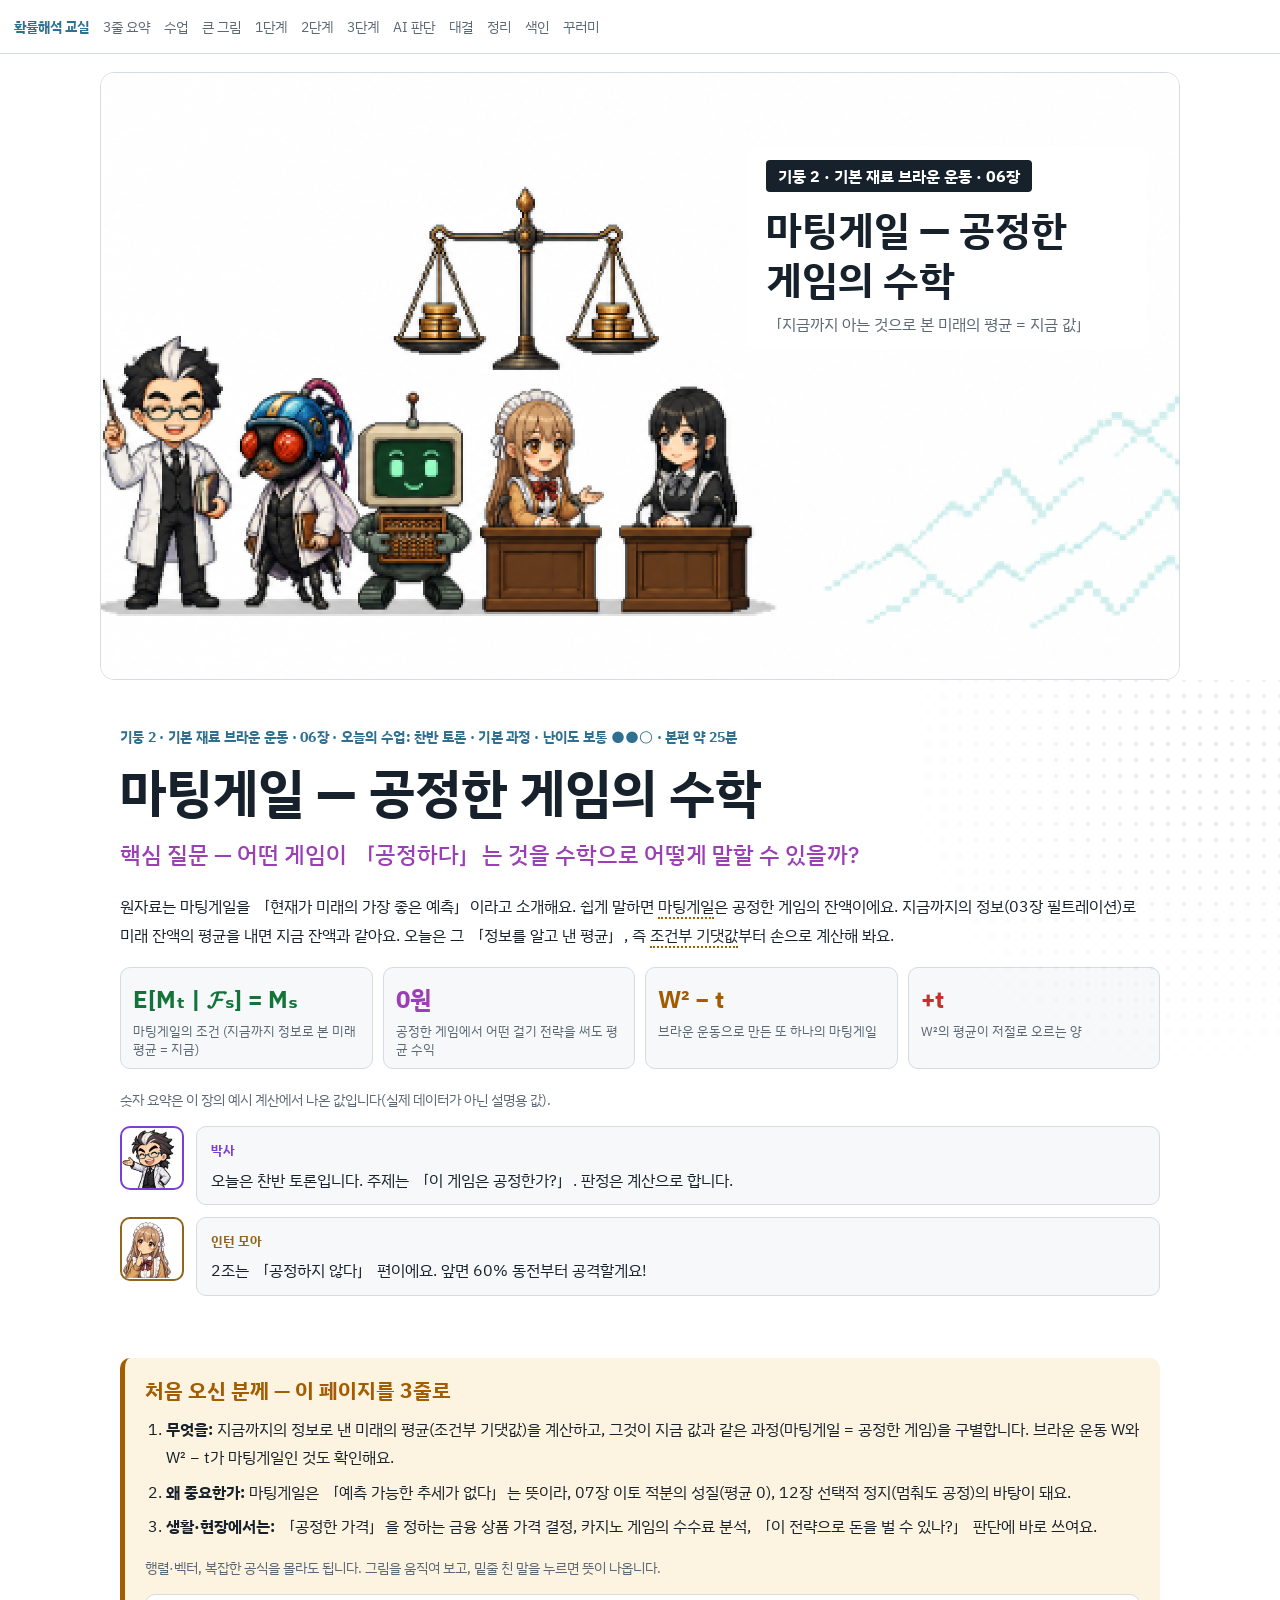
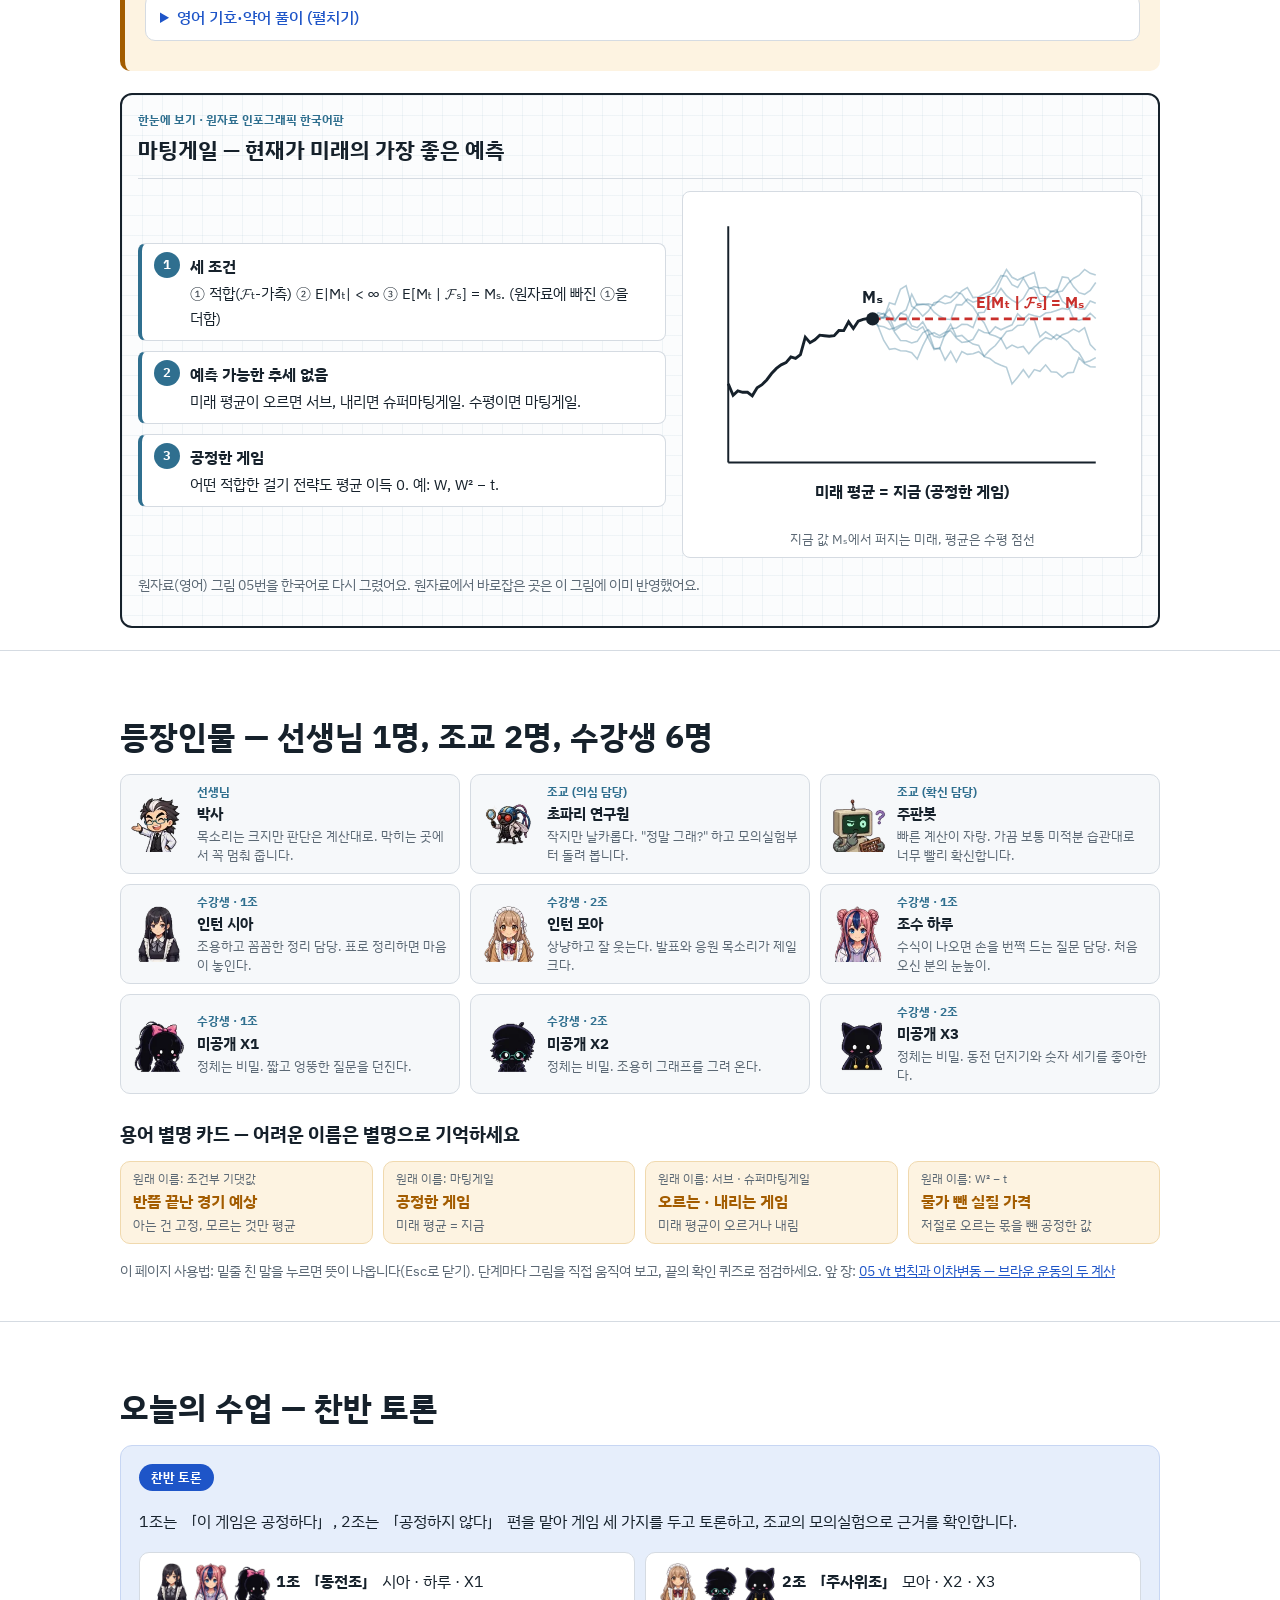
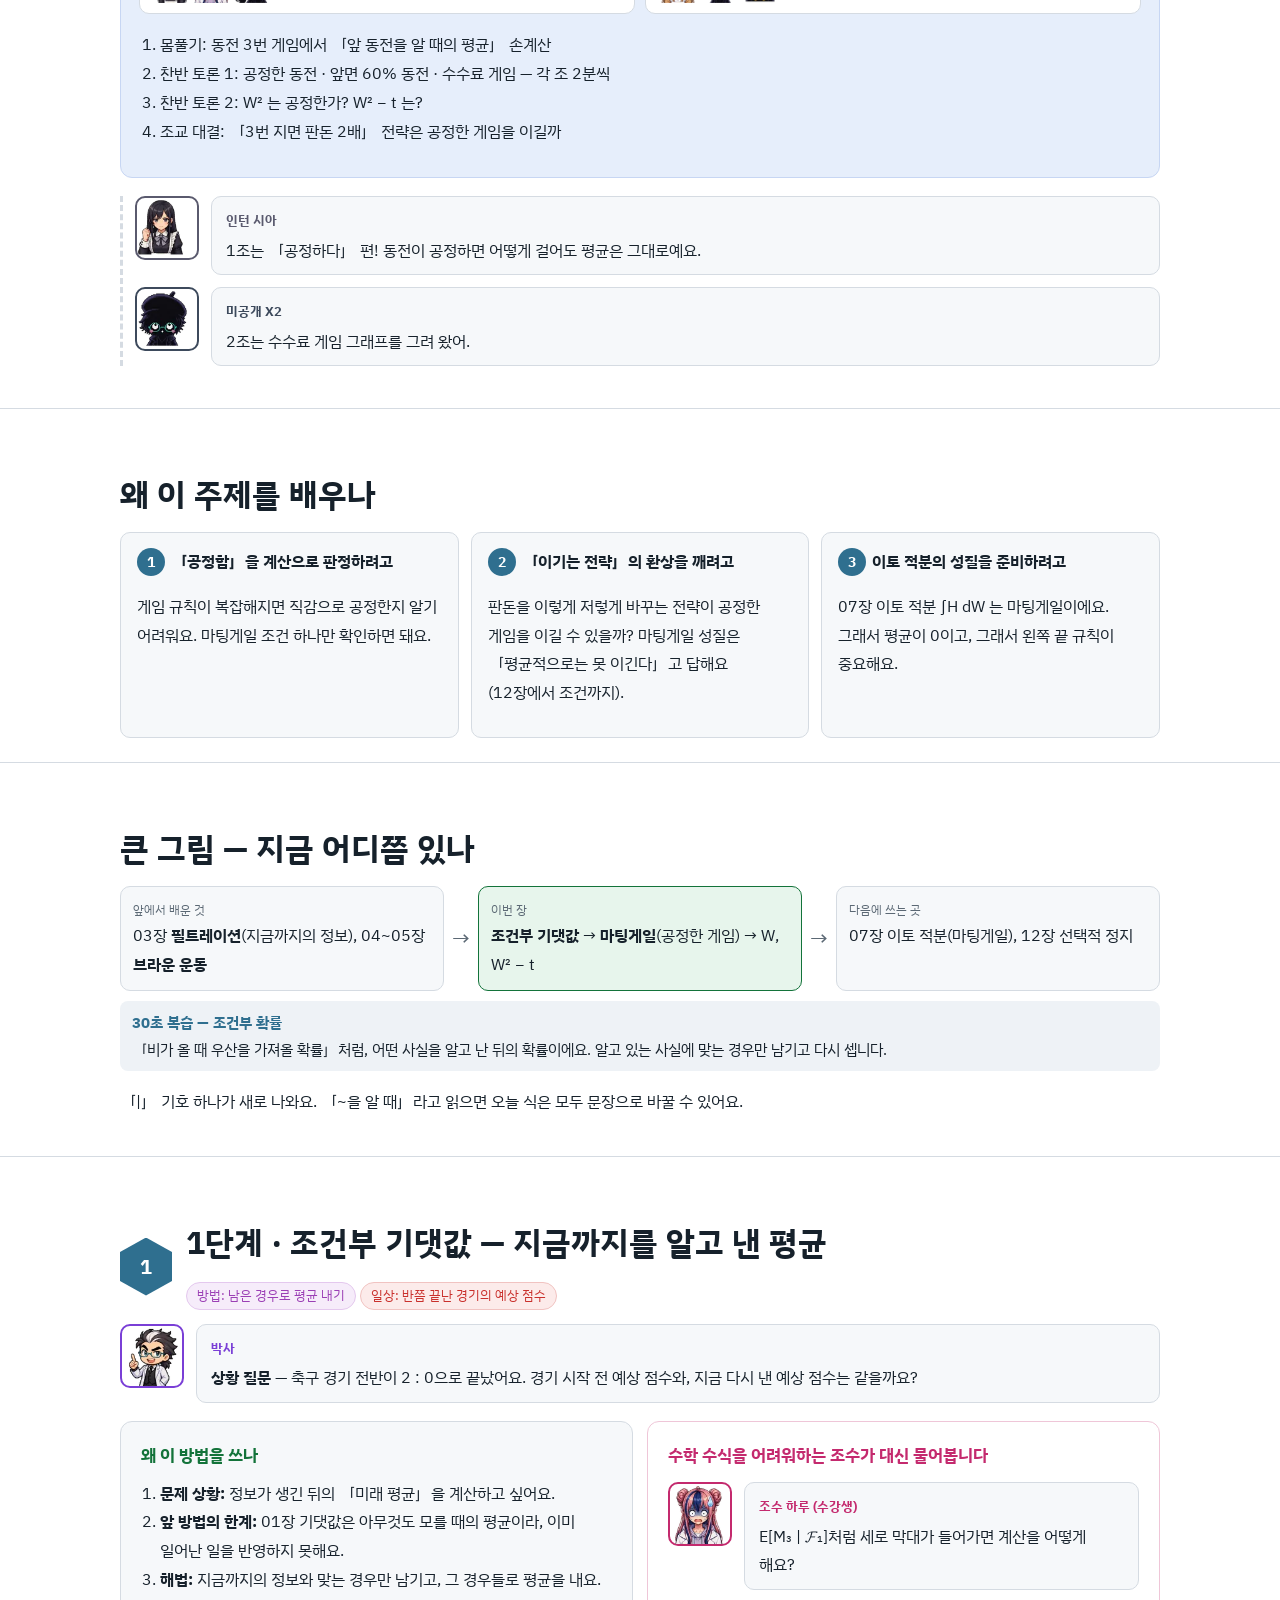
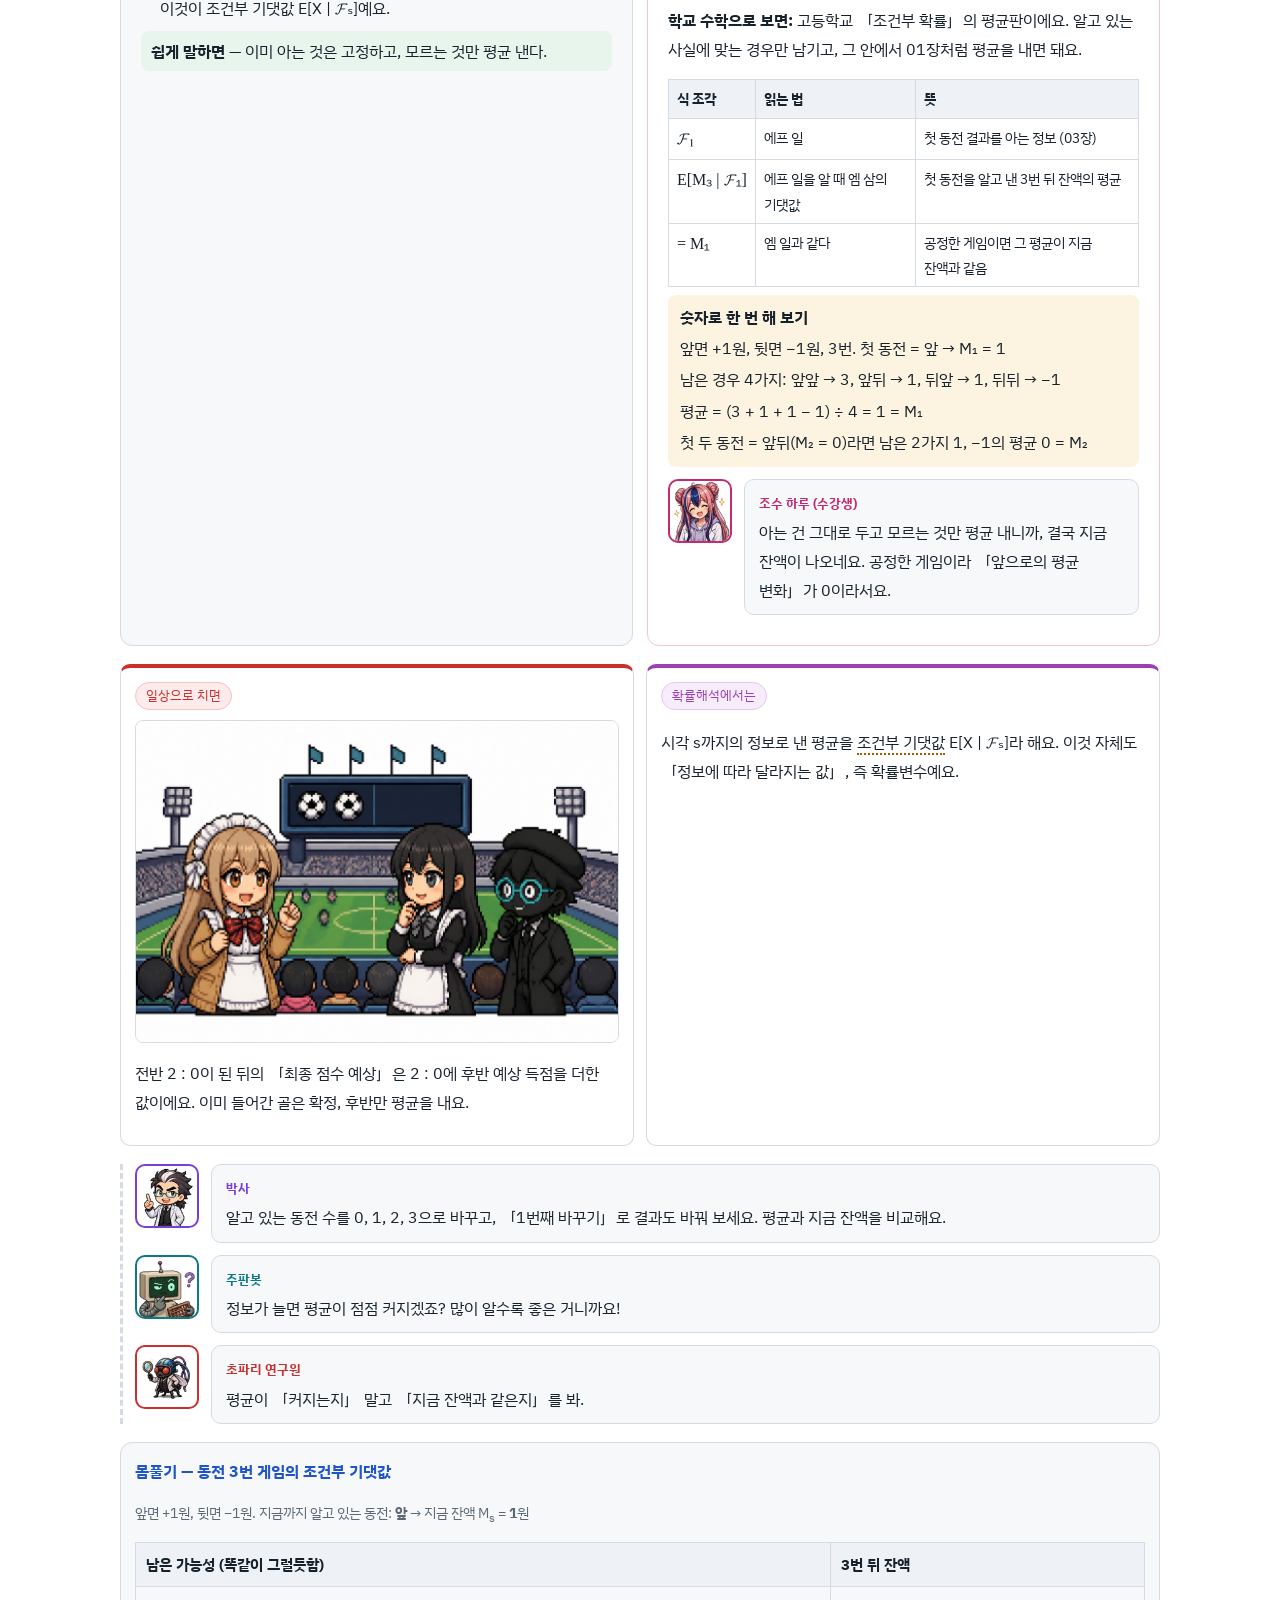
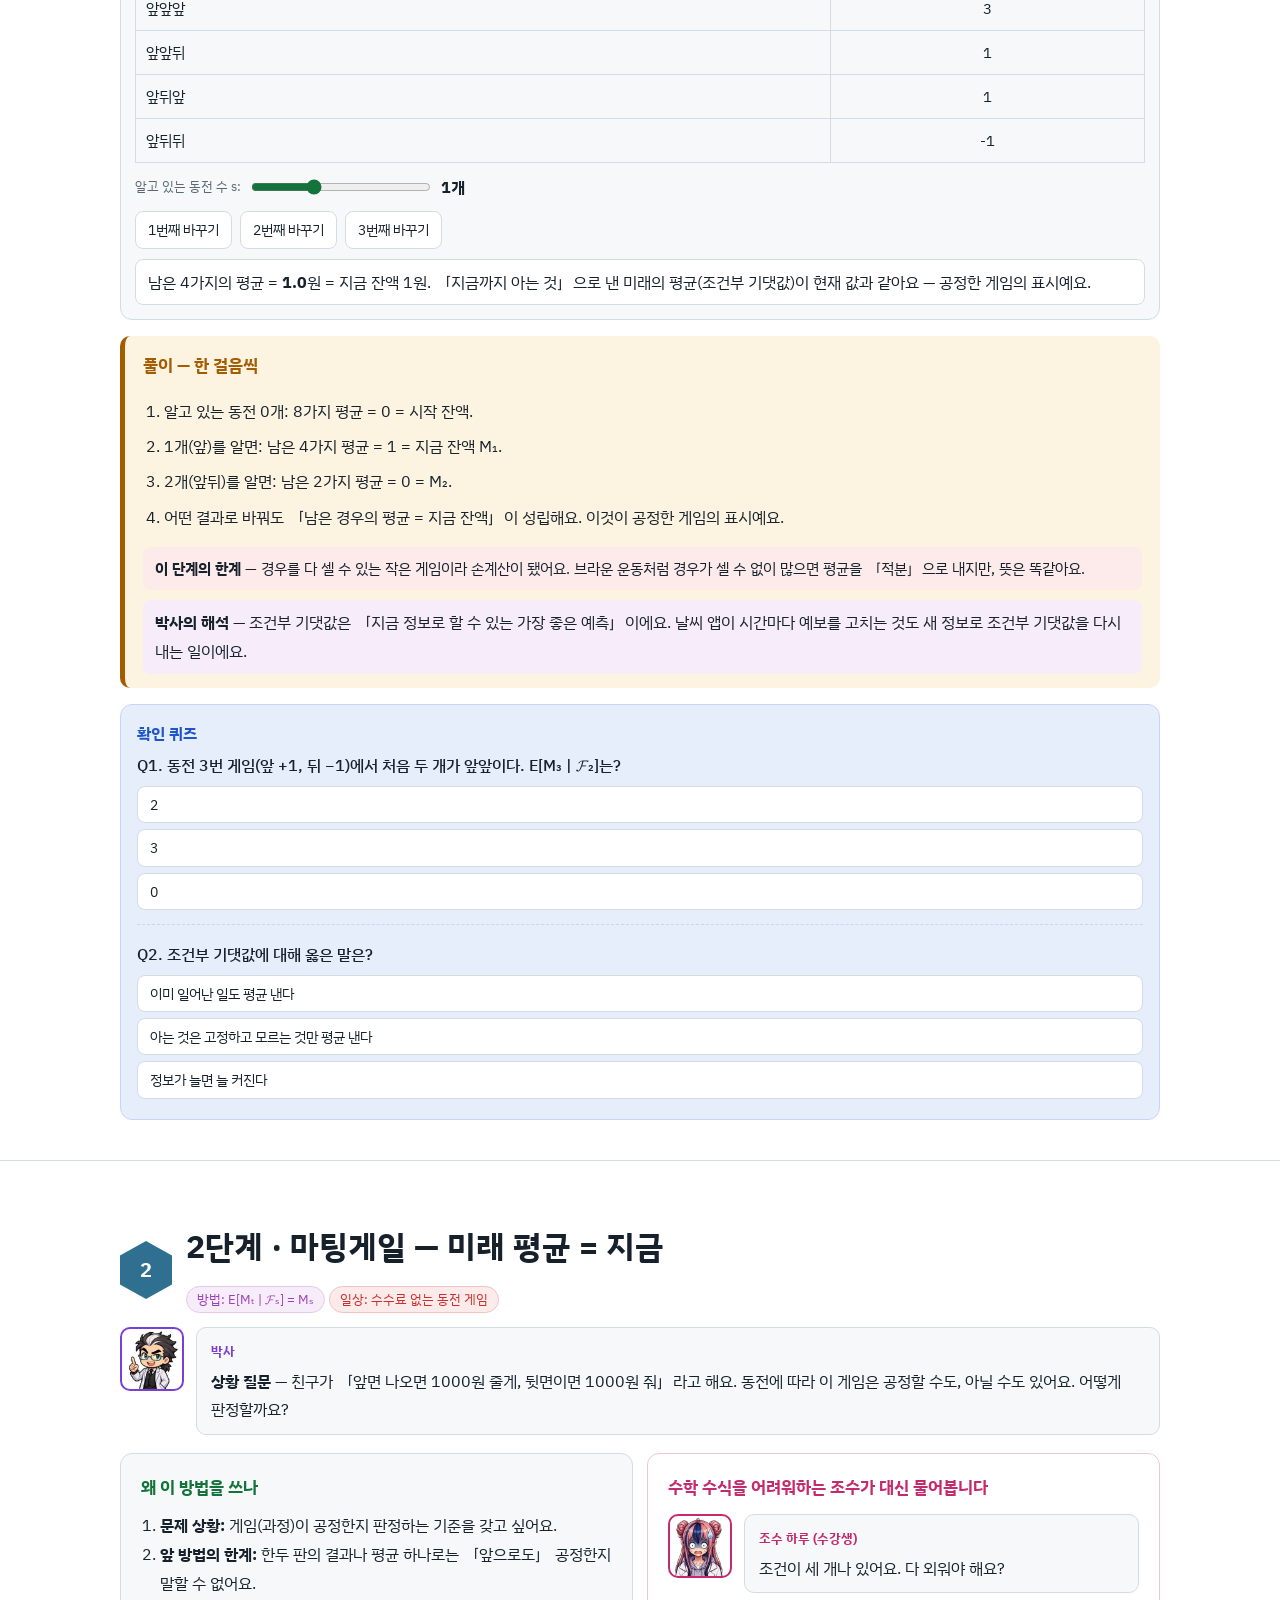
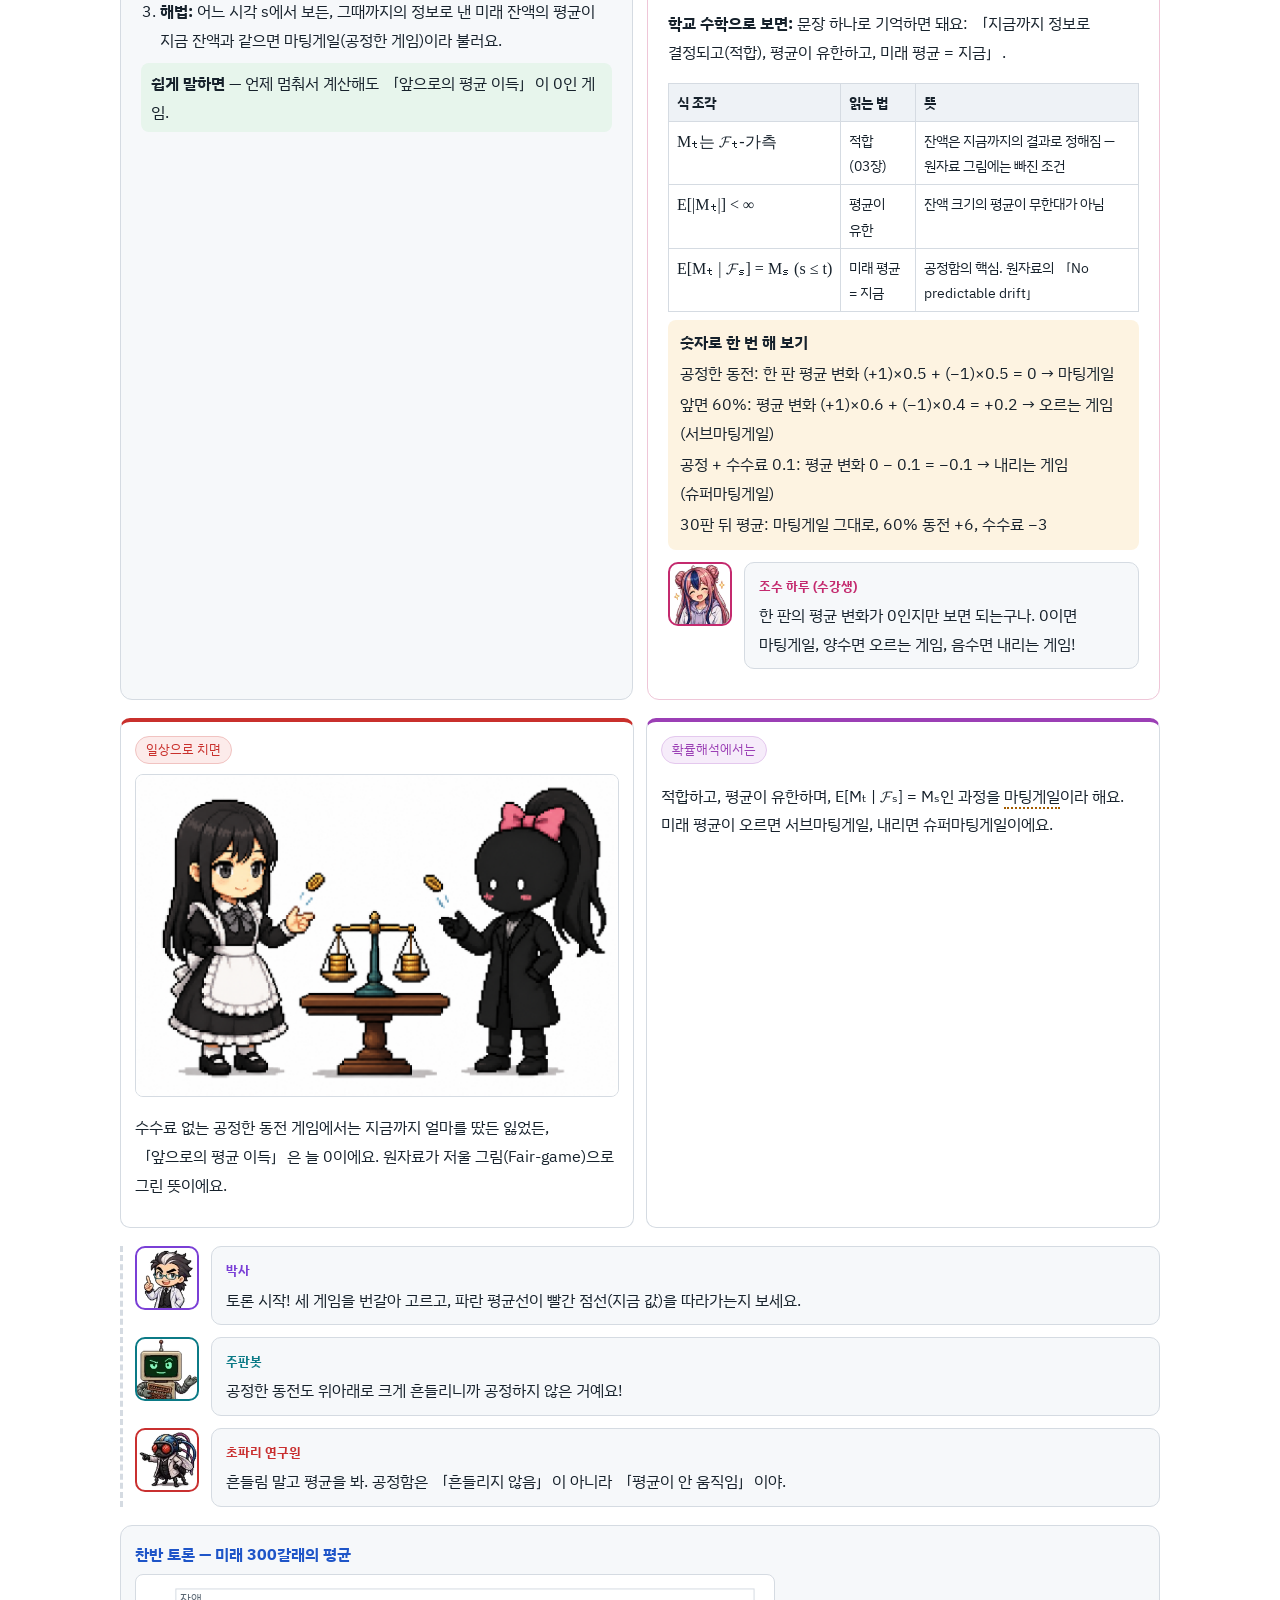
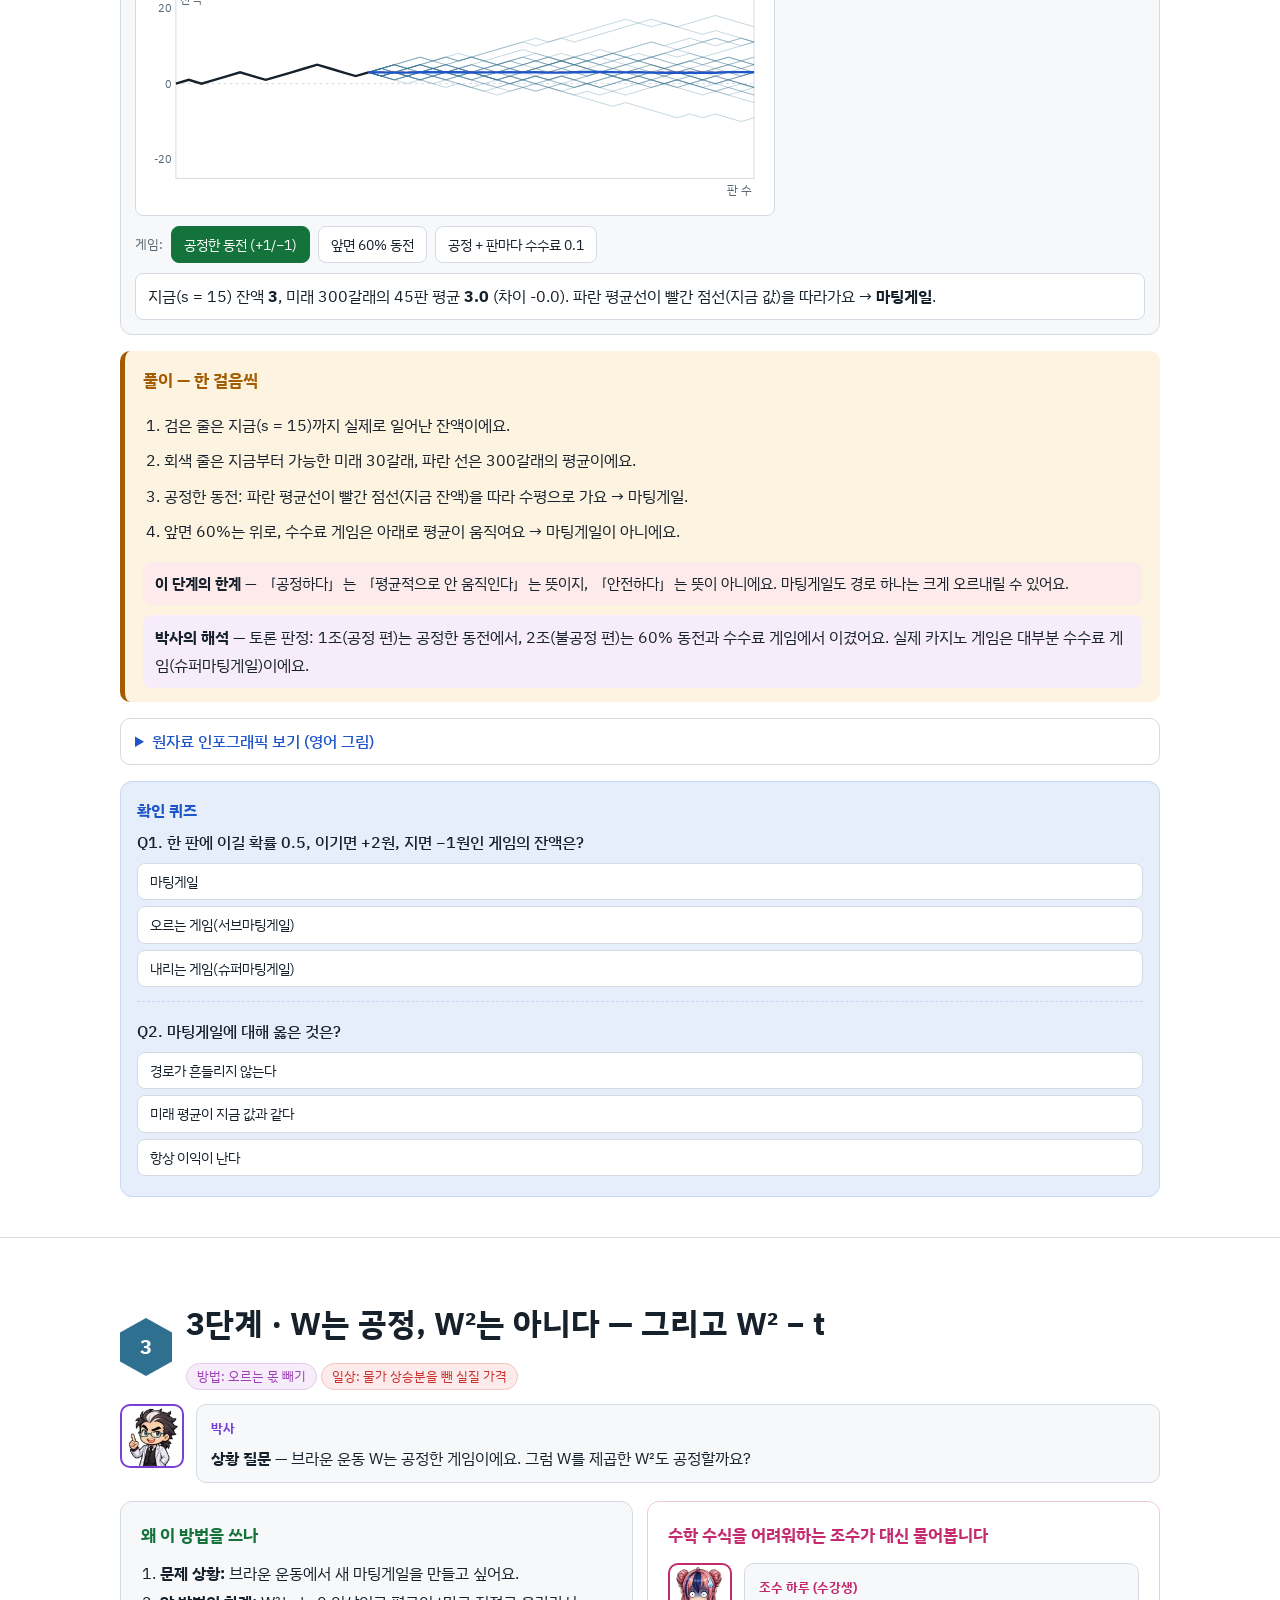
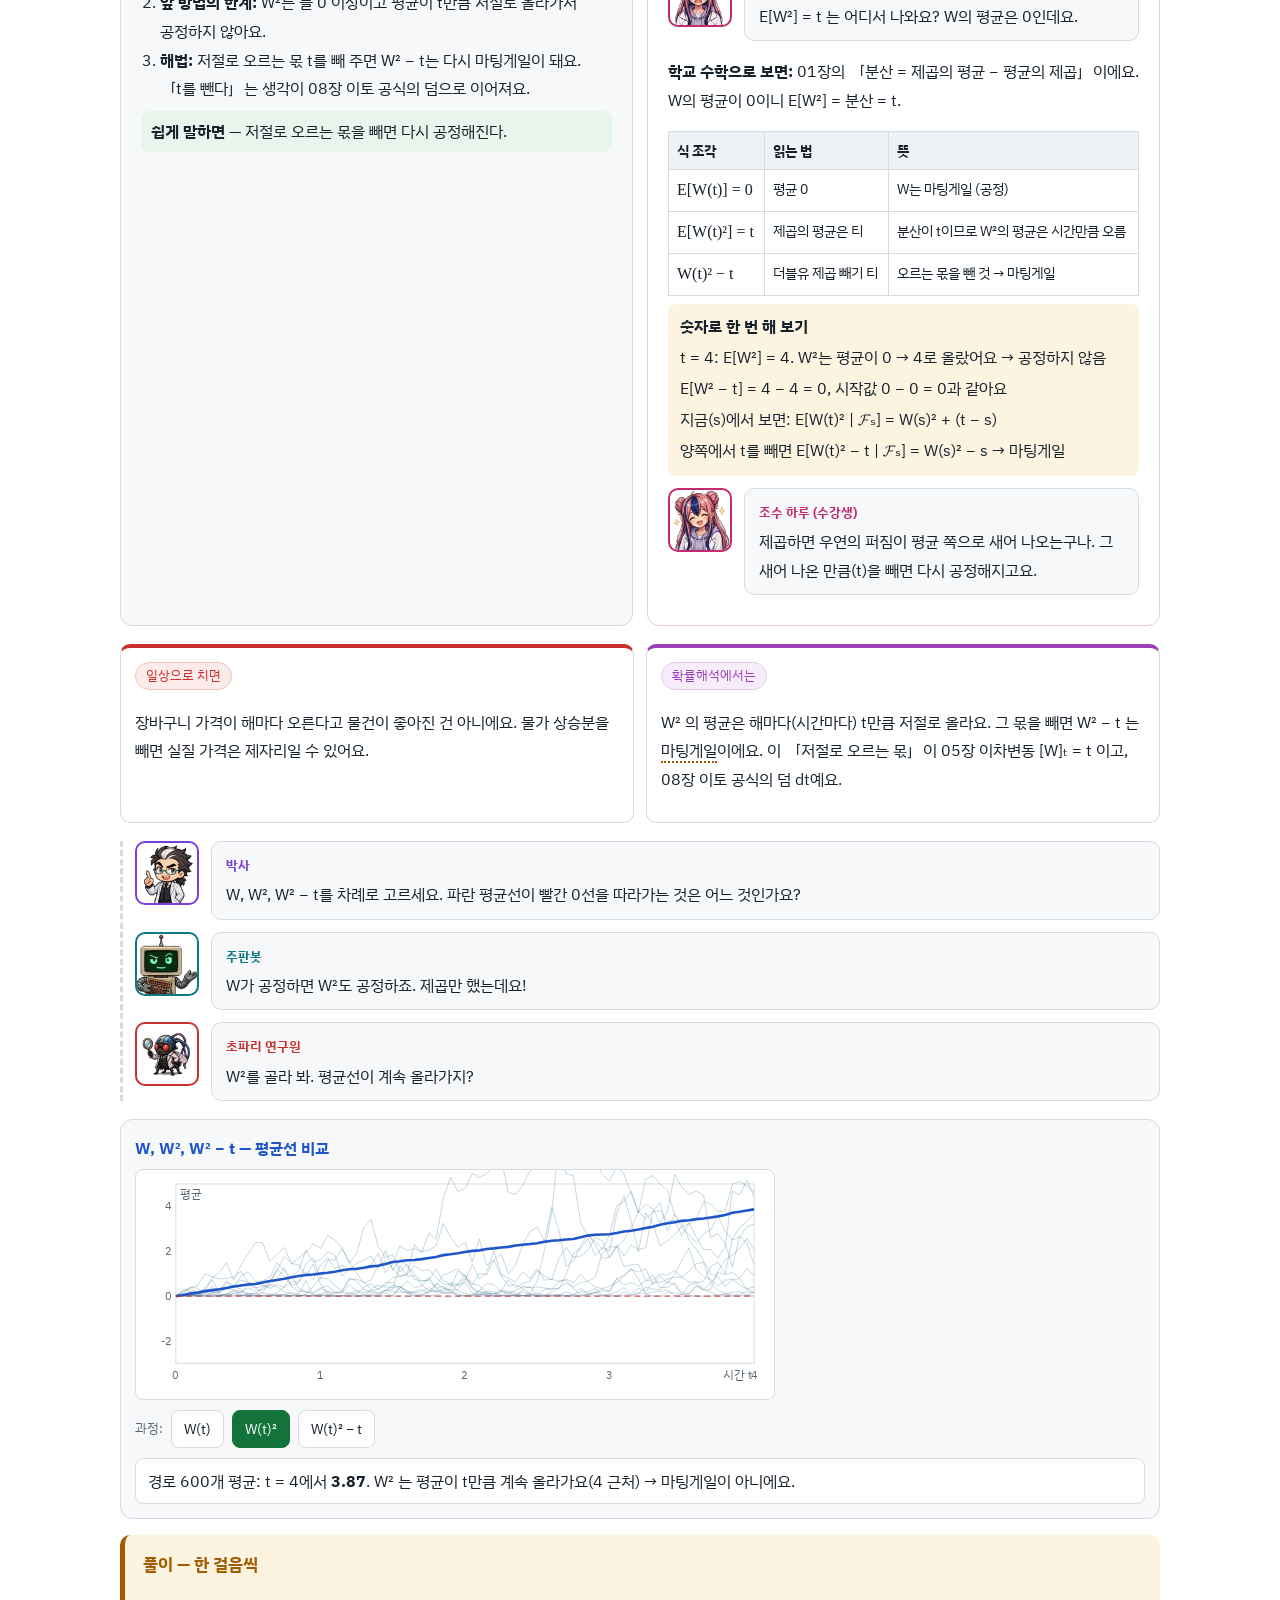
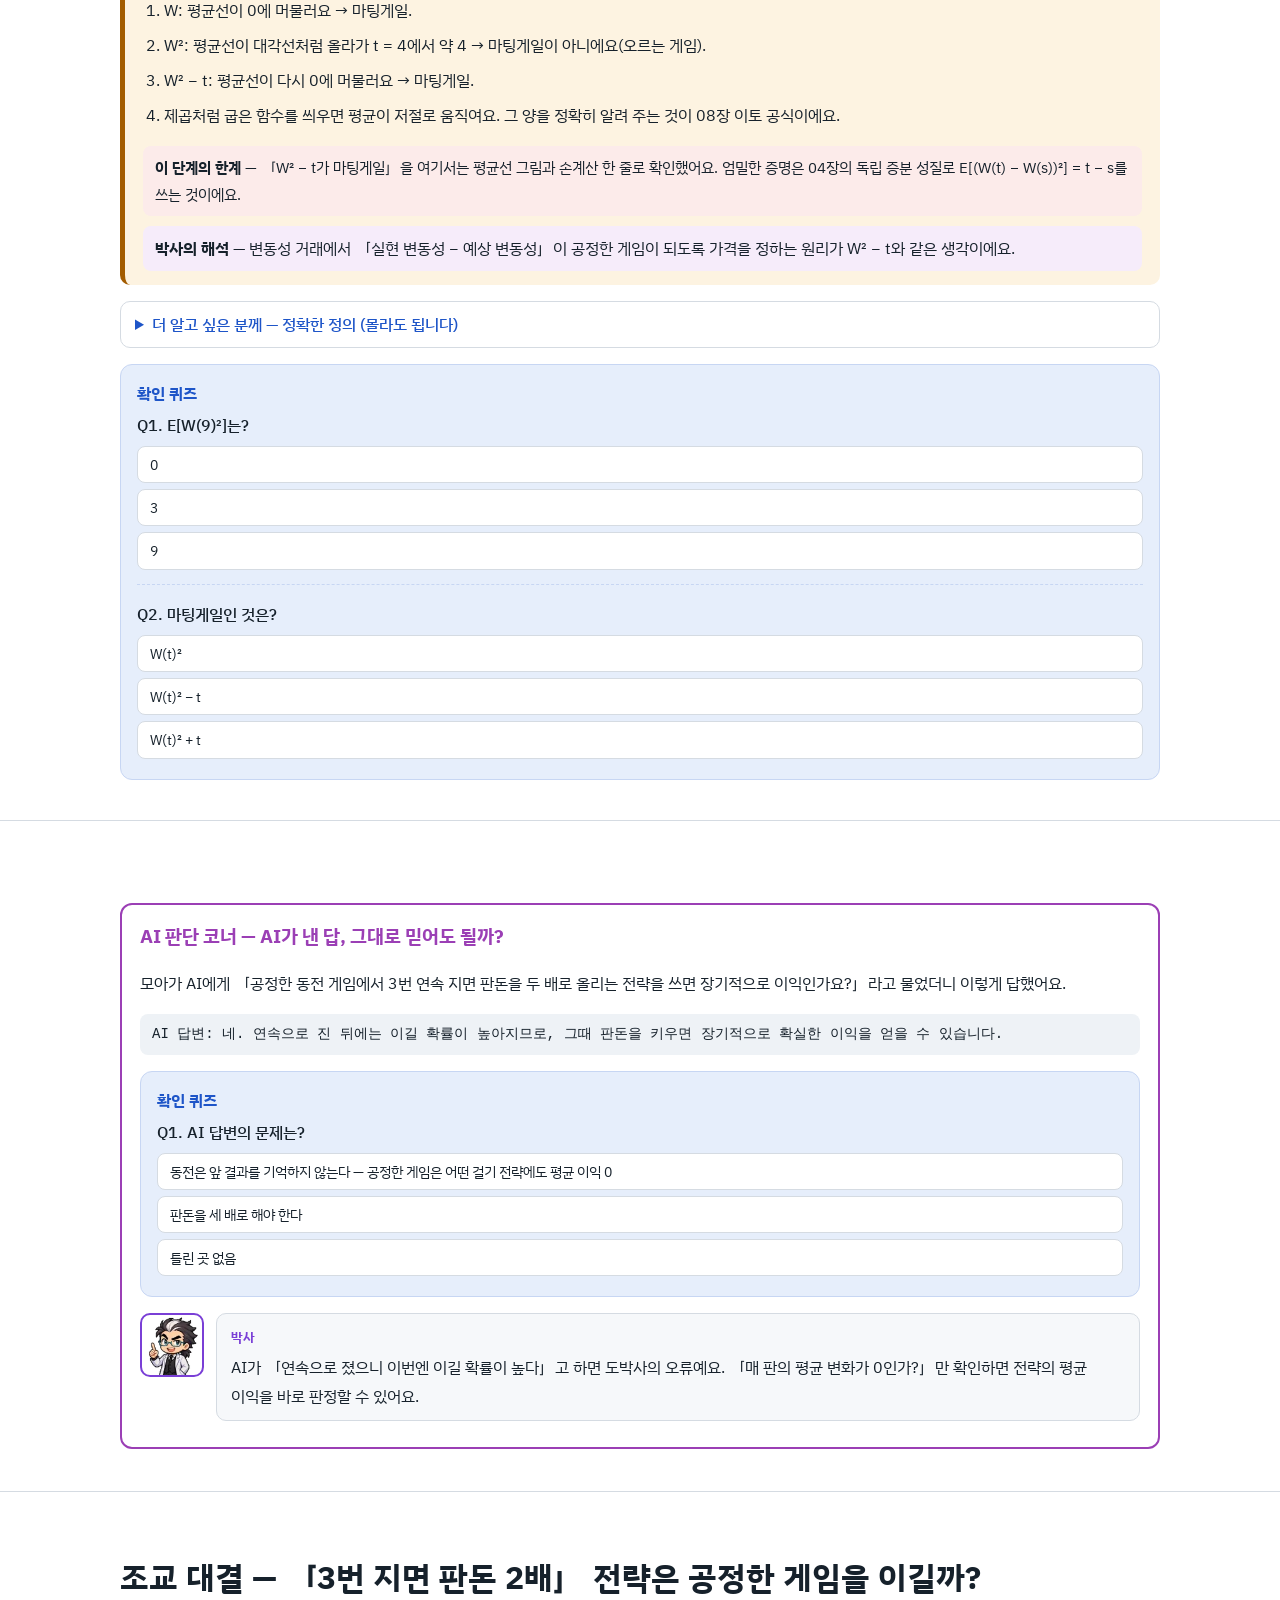
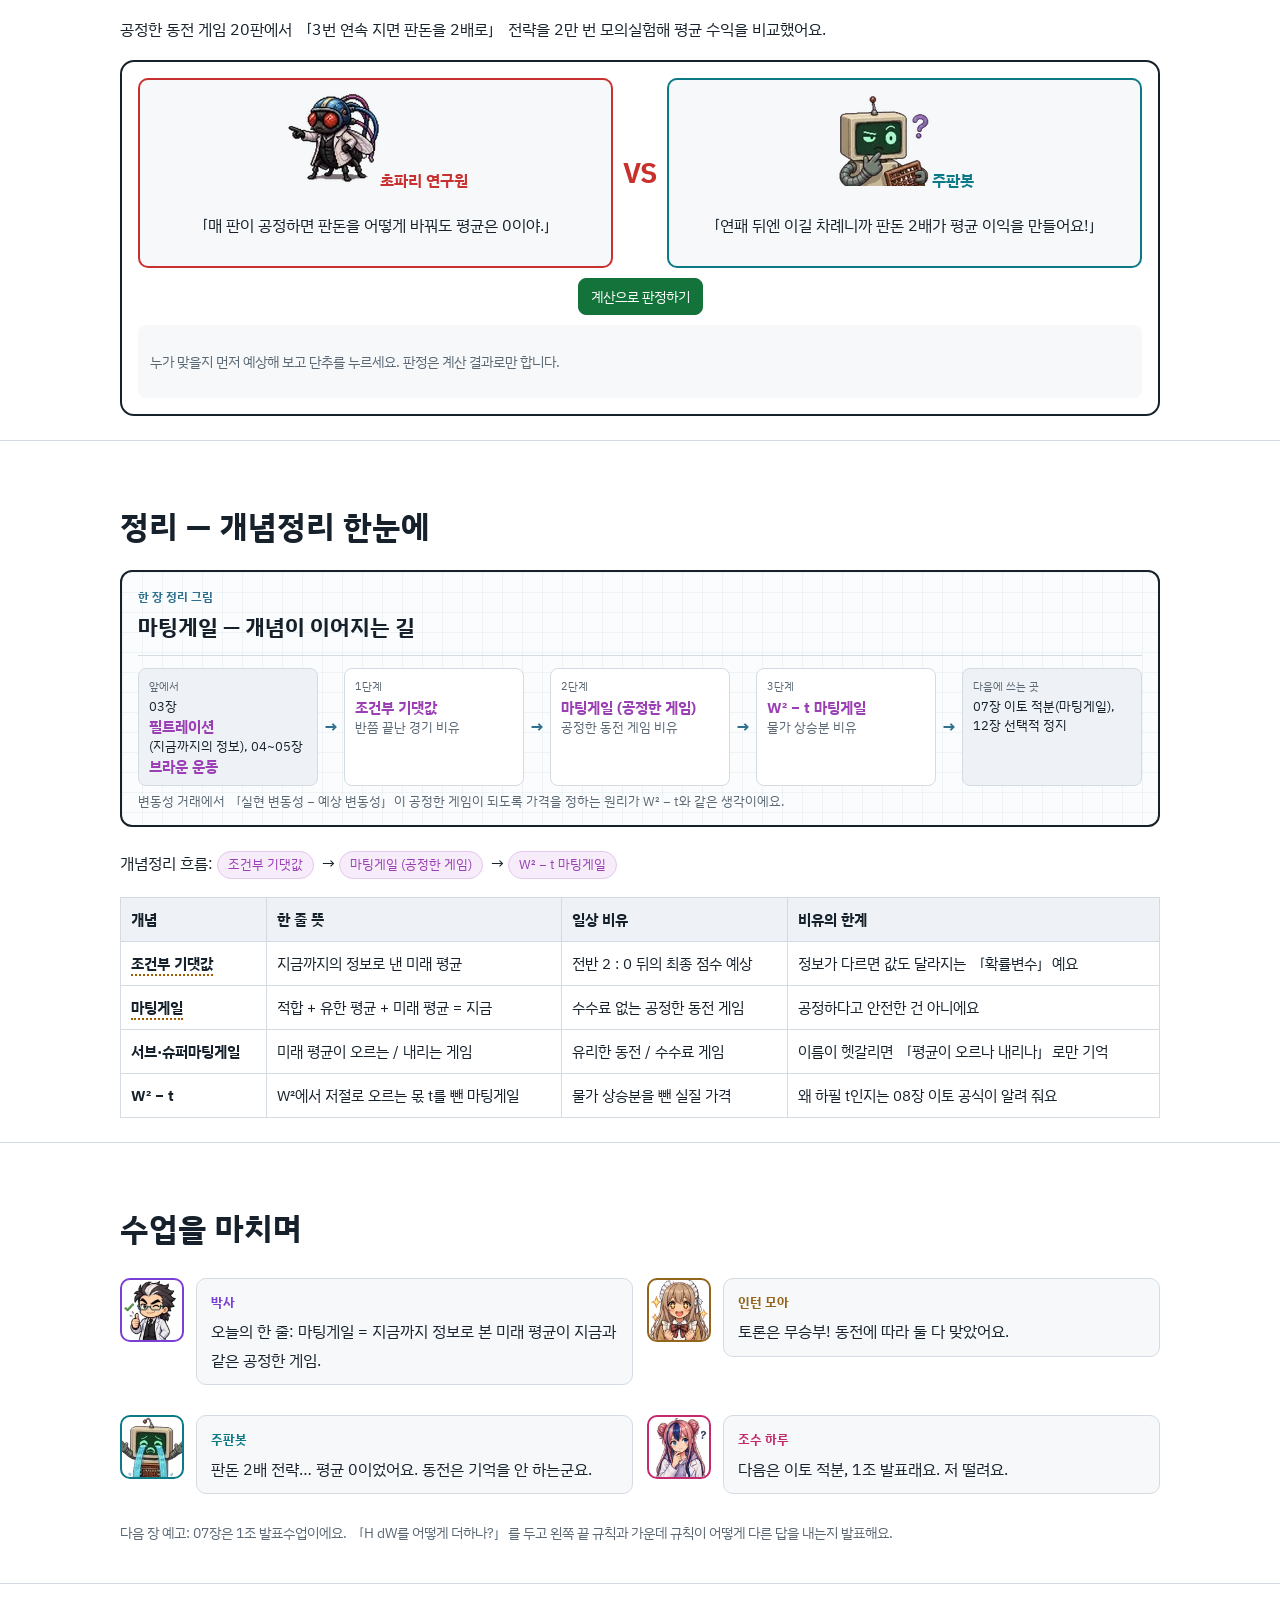
<file: 06_martingale.html>
<!DOCTYPE html><html lang="ko"><head>
<meta charset="utf-8">
<meta name="viewport" content="width=device-width, initial-scale=1, viewport-fit=cover">
<title>06 마팅게일 — 공정한 게임의 수학 — 확률해석 교실 — 불확실한 세상의 미적분</title>
<meta name="description" content="어떤 게임이 「공정하다」는 것을 수학으로 어떻게 말할 수 있을까?">
<meta property="og:title" content="06 마팅게일 — 공정한 게임의 수학 — 확률해석 교실 — 불확실한 세상의 미적분">
<meta property="og:description" content="어떤 게임이 「공정하다」는 것을 수학으로 어떻게 말할 수 있을까?">
<meta property="og:type" content="article">
<meta property="og:image" content="img/og/og_06.webp">
<link rel="preconnect" href="https://fonts.googleapis.com"><link rel="preconnect" href="https://fonts.gstatic.com" crossorigin>
<link href="https://fonts.googleapis.com/css2?family=IBM+Plex+Sans+KR:wght@400;500;700&display=swap" rel="stylesheet">
<link rel="stylesheet" href="assets/lab.css">
<!-- px-fix v1 --><style id="px-fix">img{image-rendering:auto!important}</style><script id="px-fix-js">(function(){var R=window.ResizeObserver;function f(i){var n=i.naturalWidth,w=i.getBoundingClientRect().width;if(!n||!w)return;var s=w*(window.devicePixelRatio||1)/n;i.style.setProperty("image-rendering",s>=1.95?"pixelated":"auto","important")}var ro=R?new R(function(es){es.forEach(function(e){f(e.target)})}):null;function a(i){if(i.__px)return;i.__px=1;i.addEventListener("load",function(){f(i)});if(ro)ro.observe(i);f(i)}function all(r){(r||document).querySelectorAll&&(r||document).querySelectorAll("img").forEach(a)}function go(){all();if(window.MutationObserver)new MutationObserver(function(ms){ms.forEach(function(m){m.addedNodes.forEach(function(n){if(n.nodeType!==1)return;if(n.tagName==="IMG")a(n);else all(n)})})}).observe(document.documentElement,{childList:true,subtree:true});window.addEventListener("resize",function(){document.querySelectorAll("img").forEach(f)})}if(document.readyState==="loading")document.addEventListener("DOMContentLoaded",go);else go()})();</script><!-- /px-fix -->
</head><body>
<nav class="top" aria-label="이 페이지 목차"><a class="logo" href="index.html">확률해석 교실</a><a href="#three">3줄 요약</a><a href="#class">수업</a><a href="#map">큰 그림</a><a href="#lv1">1단계</a><a href="#lv2">2단계</a><a href="#lv3">3단계</a><a href="#ai">AI 판단</a><a href="#duel">대결</a><a href="#sum">정리</a><a href="#kg">색인</a><a href="#export">꾸러미</a></nav><div id="prog"></div>
<div class="cover has-img" id="top"><img class="cimg" src="img/cover/cover_06.webp" width="1920" height="1080" alt="마팅게일 — 공정한 게임의 수학 표지 — 박사, 초파리 연구원, 주판봇, 인턴 모아"><div class="ctext"><span class="no">기둥 2 · 기본 재료 브라운 운동 · 06장</span><h1>마팅게일 — 공정한 게임의 수학</h1><p>「지금까지 아는 것으로 본 미래의 평균 = 지금 값」</p></div></div>
<header class="hero"><div class="wrap">
<div class="kicker">기둥 2 · 기본 재료 브라운 운동 · 06장 · 오늘의 수업: 찬반 토론 · 기본 과정 · 난이도 보통 ●●○ · 본편 약 25분</div>
<h1>마팅게일 — 공정한 게임의 수학</h1>
<p class="q">핵심 질문 — 어떤 게임이 「공정하다」는 것을 수학으로 어떻게 말할 수 있을까?</p>
<p>원자료는 마팅게일을 「현재가 미래의 가장 좋은 예측」이라고 소개해요. 쉽게 말하면 <span class="jt" data-t="마팅게일" data-d="지금까지의 정보로 본 미래의 평균이 지금 값과 같은 과정. 공정한 게임의 잔액.">마팅게일</span>은 공정한 게임의 잔액이에요. 지금까지의 정보(03장 필트레이션)로 미래 잔액의 평균을 내면 지금 잔액과 같아요. 오늘은 그 「정보를 알고 낸 평균」, 즉 <span class="jt" data-t="조건부 기댓값" data-d="지금까지 알게 된 정보와 맞는 경우만 남기고 낸 평균.">조건부 기댓값</span>부터 손으로 계산해 봐요.</p>
<div class="kpis"><div class="kpi g"><b>E[Mₜ | 𝓕ₛ] = Mₛ</b><span>마팅게일의 조건 (지금까지 정보로 본 미래 평균 = 지금)</span></div><div class="kpi m"><b>0원</b><span>공정한 게임에서 어떤 걸기 전략을 써도 평균 수익</span></div><div class="kpi a"><b>W² − t</b><span>브라운 운동으로 만든 또 하나의 마팅게일</span></div><div class="kpi r"><b>+t</b><span>W²의 평균이 저절로 오르는 양</span></div></div>
<p class="note">숫자 요약은 이 장의 예시 계산에서 나온 값입니다(실제 데이터가 아닌 설명용 값).</p>
<div class="say" data-who="doc"><img class="who" data-who="doc" data-mood="front" alt="" aria-hidden="true"><div><b class="name">박사</b><p>오늘은 찬반 토론입니다. 주제는 「이 게임은 공정한가?」. 판정은 계산으로 합니다.</p></div></div><div class="say" data-who="moa"><img class="who" data-who="moa" data-mood="think" alt="" aria-hidden="true"><div><b class="name">인턴 모아</b><p>2조는 「공정하지 않다」 편이에요. 앞면 60% 동전부터 공격할게요!</p></div></div>
</div></header>
<div class="wrap"><div class="three" id="three"><h2>처음 오신 분께 — 이 페이지를 3줄로</h2><ol>
<li><b>무엇을:</b> 지금까지의 정보로 낸 미래의 평균(조건부 기댓값)을 계산하고, 그것이 지금 값과 같은 과정(마팅게일 = 공정한 게임)을 구별합니다. 브라운 운동 W와 W² − t가 마팅게일인 것도 확인해요.</li><li><b>왜 중요한가:</b> 마팅게일은 「예측 가능한 추세가 없다」는 뜻이라, 07장 이토 적분의 성질(평균 0), 12장 선택적 정지(멈춰도 공정)의 바탕이 돼요.</li><li><b>생활·현장에서는:</b> 「공정한 가격」을 정하는 금융 상품 가격 결정, 카지노 게임의 수수료 분석, 「이 전략으로 돈을 벌 수 있나?」 판단에 바로 쓰여요.</li></ol>
<p class="note">행렬·벡터, 복잡한 공식을 몰라도 됩니다. 그림을 움직여 보고, 밑줄 친 말을 누르면 뜻이 나옵니다.</p>
<details><summary>영어 기호·약어 풀이 (펼치기)</summary><ul><li><b>Mₜ</b> — 시각 t의 잔액(마팅게일 후보)</li><li><b>E[Mₜ | 𝓕ₛ]</b> — 시각 s까지의 정보를 알고 낸 Mₜ의 평균 (조건부 기댓값)</li><li><b>|</b> — 「~을 알 때」라고 읽는 세로 막대</li><li><b>E[|Mₜ|] &lt; ∞</b> — 잔액 크기의 평균이 끝없이 크지 않다는 조건</li></ul></details>
</div><figure class="infog" id="infog"><div class="ihead"><span>한눈에 보기 · 원자료 인포그래픽 한국어판</span><b>마팅게일 — 현재가 미래의 가장 좋은 예측</b></div><div class="ibody"><div class="icards"><div class="ic"><b class="n">1</b><div><b>세 조건</b><p>① 적합(𝓕ₜ-가측) ② E|Mₜ| < ∞ ③ E[Mₜ | 𝓕ₛ] = Mₛ. (원자료에 빠진 ①을 더함)</p></div></div><div class="ic"><b class="n">2</b><div><b>예측 가능한 추세 없음</b><p>미래 평균이 오르면 서브, 내리면 슈퍼마팅게일. 수평이면 마팅게일.</p></div></div><div class="ic"><b class="n">3</b><div><b>공정한 게임</b><p>어떤 적합한 걸기 전략도 평균 이득 0. 예: W, W² − t.</p></div></div></div><div class="idia"><svg viewBox="0 0 320 240" width="100%" role="img" aria-label="현재 값에서 퍼지는 미래 경로와 수평 평균선" style="max-width:420px;font-family:inherit"><line x1="20" y1="20" x2="20" y2="200" stroke="#16212b" stroke-width="1.5"/><line x1="20" y1="200" x2="300" y2="200" stroke="#16212b" stroke-width="1.5"/><path d="M20.0 140.0 L23.7 148.8 L27.3 145.5 L31.0 146.5 L34.7 146.5 L38.3 149.2 L42.0 143.0 L45.7 140.7 L49.3 137.1 L53.0 132.2 L56.7 128.3 L60.3 125.6 L64.0 123.9 L67.7 119.6 L71.3 120.7 L75.0 117.9 L78.7 104.5 L82.3 108.7 L86.0 106.5 L89.7 103.0 L93.3 103.4 L97.0 103.8 L100.7 103.4 L104.3 99.4 L108.0 99.5 L111.7 92.8 L115.3 97.9 L119.0 92.3 L122.7 90.9 L126.3 90.3 L130.0 90.6" fill="none" stroke="#16212b" stroke-width="2.2"/><path d="M130.0 90.6 L134.2 85.9 L138.5 87.0 L142.8 93.5 L147.0 101.2 L151.2 107.1 L155.5 107.3 L159.8 108.9 L164.0 107.7 L168.2 101.2 L172.5 98.9 L176.8 103.6 L181.0 104.8 L185.2 103.3 L189.5 98.0 L193.8 97.6 L198.0 94.7 L202.2 94.9 L206.5 97.3 L210.8 85.9 L215.0 85.5 L219.2 78.2 L223.5 73.6 L227.8 67.4 L232.0 72.9 L236.2 76.3 L240.5 78.7 L244.8 75.1 L249.0 67.9 L253.2 66.0 L257.5 67.0 L261.8 66.7 L266.0 70.1 L270.2 68.3 L274.5 77.2 L278.8 80.5 L283.0 90.4 L287.2 91.6 L291.5 90.5 L295.8 86.3 L300.0 90.3" fill="none" stroke="rgba(47,111,143,.35)" stroke-width="1.2"/><path d="M130.0 90.6 L134.2 95.8 L138.5 96.6 L142.8 98.6 L147.0 97.3 L151.2 95.2 L155.5 93.7 L159.8 84.4 L164.0 79.3 L168.2 79.5 L172.5 80.1 L176.8 85.5 L181.0 88.6 L185.2 90.7 L189.5 91.0 L193.8 79.7 L198.0 79.9 L202.2 75.5 L206.5 77.9 L210.8 76.5 L215.0 74.8 L219.2 72.1 L223.5 70.6 L227.8 60.9 L232.0 52.9 L236.2 58.9 L240.5 61.0 L244.8 58.8 L249.0 57.0 L253.2 55.2 L257.5 71.3 L261.8 73.8 L266.0 73.8 L270.2 70.4 L274.5 58.6 L278.8 59.2 L283.0 66.0 L287.2 70.6 L291.5 71.9 L295.8 68.9 L300.0 62.9" fill="none" stroke="rgba(47,111,143,.35)" stroke-width="1.2"/><path d="M130.0 90.6 L134.2 90.9 L138.5 88.8 L142.8 83.1 L147.0 91.3 L151.2 86.6 L155.5 83.8 L159.8 71.8 L164.0 80.3 L168.2 79.4 L172.5 79.0 L176.8 80.3 L181.0 76.1 L185.2 72.9 L189.5 74.3 L193.8 70.2 L198.0 71.7 L202.2 77.7 L206.5 81.4 L210.8 88.4 L215.0 93.7 L219.2 102.3 L223.5 103.7 L227.8 105.7 L232.0 100.2 L236.2 99.3 L240.5 95.6 L244.8 95.2 L249.0 90.0 L253.2 91.5 L257.5 104.3 L261.8 100.4 L266.0 103.2 L270.2 106.3 L274.5 102.6 L278.8 101.1 L283.0 98.4 L287.2 100.5 L291.5 97.3 L295.8 110.2 L300.0 114.5" fill="none" stroke="rgba(47,111,143,.35)" stroke-width="1.2"/><path d="M130.0 90.6 L134.2 96.3 L138.5 107.0 L142.8 113.8 L147.0 113.2 L151.2 114.9 L155.5 115.1 L159.8 116.3 L164.0 121.1 L168.2 111.2 L172.5 102.8 L176.8 101.1 L181.0 103.3 L185.2 100.8 L189.5 99.7 L193.8 105.2 L198.0 108.5 L202.2 107.9 L206.5 106.1 L210.8 98.7 L215.0 101.0 L219.2 101.5 L223.5 96.6 L227.8 98.9 L232.0 96.9 L236.2 95.1 L240.5 86.7 L244.8 90.9 L249.0 86.9 L253.2 88.2 L257.5 89.1 L261.8 86.1 L266.0 85.5 L270.2 84.1 L274.5 82.6 L278.8 83.3 L283.0 79.8 L287.2 82.9 L291.5 83.1 L295.8 77.0 L300.0 78.7" fill="none" stroke="rgba(47,111,143,.35)" stroke-width="1.2"/><path d="M130.0 90.6 L134.2 88.3 L138.5 90.2 L142.8 78.2 L147.0 79.6 L151.2 68.0 L155.5 65.3 L159.8 80.9 L164.0 83.7 L168.2 88.5 L172.5 84.5 L176.8 78.3 L181.0 77.4 L185.2 79.0 L189.5 78.0 L193.8 74.1 L198.0 69.2 L202.2 66.7 L206.5 74.4 L210.8 73.9 L215.0 71.6 L219.2 69.9 L223.5 64.7 L227.8 57.6 L232.0 58.0 L236.2 64.5 L240.5 66.7 L244.8 59.5 L249.0 66.8 L253.2 67.9 L257.5 77.2 L261.8 76.3 L266.0 69.3 L270.2 70.3 L274.5 69.4 L278.8 63.7 L283.0 59.8 L287.2 57.5 L291.5 52.9 L295.8 55.9 L300.0 57.2" fill="none" stroke="rgba(47,111,143,.35)" stroke-width="1.2"/><path d="M130.0 90.6 L134.2 88.1 L138.5 86.2 L142.8 90.5 L147.0 92.3 L151.2 86.2 L155.5 87.4 L159.8 95.9 L164.0 97.3 L168.2 92.9 L172.5 100.5 L176.8 112.9 L181.0 113.5 L185.2 102.0 L189.5 94.6 L193.8 104.1 L198.0 103.2 L202.2 106.9 L206.5 109.8 L210.8 110.8 L215.0 119.4 L219.2 120.7 L223.5 124.0 L227.8 125.9 L232.0 127.5 L236.2 140.2 L240.5 135.0 L244.8 129.3 L249.0 135.2 L253.2 129.2 L257.5 130.5 L261.8 125.6 L266.0 130.8 L270.2 131.2 L274.5 135.0 L278.8 131.7 L283.0 131.3 L287.2 120.2 L291.5 124.7 L295.8 127.0 L300.0 127.3" fill="none" stroke="rgba(47,111,143,.35)" stroke-width="1.2"/><path d="M130.0 90.6 L134.2 91.1 L138.5 89.5 L142.8 89.4 L147.0 99.2 L151.2 96.4 L155.5 94.2 L159.8 98.0 L164.0 99.4 L168.2 96.6 L172.5 105.2 L176.8 113.9 L181.0 112.5 L185.2 121.9 L189.5 115.2 L193.8 123.3 L198.0 115.4 L202.2 117.6 L206.5 117.1 L210.8 115.6 L215.0 119.0 L219.2 114.4 L223.5 110.9 L227.8 105.4 L232.0 113.2 L236.2 110.5 L240.5 112.5 L244.8 111.6 L249.0 117.1 L253.2 112.1 L257.5 107.9 L261.8 104.9 L266.0 106.1 L270.2 102.5 L274.5 105.1 L278.8 108.1 L283.0 113.6 L287.2 116.5 L291.5 123.8 L295.8 122.4 L300.0 120.1" fill="none" stroke="rgba(47,111,143,.35)" stroke-width="1.2"/><line x1="130.0" y1="90.6" x2="300" y2="90.6" stroke="#c9302c" stroke-dasharray="6 4" stroke-width="2"/><circle cx="130.0" cy="90.6" r="5" fill="#16212b"/><text x="130.0" y="78.6" font-size="13" fill="#16212b" font-weight="700" text-anchor="middle">Mₛ</text><text x="250.0" y="82.6" font-size="12" fill="#c9302c" font-weight="700" text-anchor="middle">E[Mₜ | 𝓕ₛ] = Mₛ</text><text x="160.0" y="226.0" font-size="12" fill="#16212b" font-weight="700" text-anchor="middle">미래 평균 = 지금 (공정한 게임)</text></svg><figcaption>지금 값 Mₛ에서 퍼지는 미래, 평균은 수평 점선</figcaption></div></div><p class="note">원자료(영어) 그림 05번을 한국어로 다시 그렸어요. 원자료에서 바로잡은 곳은 이 그림에 이미 반영했어요.</p></figure></div>
<section class="level" id="cast"><div class="wrap"><h2>등장인물 — 선생님 1명, 조교 2명, 수강생 6명</h2>
<div class="cast"><div><img class="" data-who="doc" data-mood="front" alt="" aria-hidden="true"><div><span class="role">선생님</span><b>박사</b><span>목소리는 크지만 판단은 계산대로. 막히는 곳에서 꼭 멈춰 줍니다.</span></div></div><div><img class="" data-who="fly" data-mood="magnify" alt="" aria-hidden="true"><div><span class="role">조교 (의심 담당)</span><b>초파리 연구원</b><span>작지만 날카롭다. &quot;정말 그래?&quot; 하고 모의실험부터 돌려 봅니다.</span></div></div><div><img class="" data-who="robo" data-mood="calc" alt="" aria-hidden="true"><div><span class="role">조교 (확신 담당)</span><b>주판봇</b><span>빠른 계산이 자랑. 가끔 보통 미적분 습관대로 너무 빨리 확신합니다.</span></div></div><div><img class="" data-who="sia" data-mood="e13" alt="" aria-hidden="true"><div><span class="role">수강생 · 1조</span><b>인턴 시아</b><span>조용하고 꼼꼼한 정리 담당. 표로 정리하면 마음이 놓인다.</span></div></div><div><img class="" data-who="moa" data-mood="e13" alt="" aria-hidden="true"><div><span class="role">수강생 · 2조</span><b>인턴 모아</b><span>상냥하고 잘 웃는다. 발표와 응원 목소리가 제일 크다.</span></div></div><div><img class="" data-who="asst" data-mood="e13" alt="" aria-hidden="true"><div><span class="role">수강생 · 1조</span><b>조수 하루</b><span>수식이 나오면 손을 번쩍 드는 질문 담당. 처음 오신 분의 눈높이.</span></div></div><div><img class="" data-who="x1" data-mood="e13" alt="" aria-hidden="true"><div><span class="role">수강생 · 1조</span><b>미공개 X1</b><span>정체는 비밀. 짧고 엉뚱한 질문을 던진다.</span></div></div><div><img class="" data-who="x2" data-mood="e13" alt="" aria-hidden="true"><div><span class="role">수강생 · 2조</span><b>미공개 X2</b><span>정체는 비밀. 조용히 그래프를 그려 온다.</span></div></div><div><img class="" data-who="x3" data-mood="e13" alt="" aria-hidden="true"><div><span class="role">수강생 · 2조</span><b>미공개 X3</b><span>정체는 비밀. 동전 던지기와 숫자 세기를 좋아한다.</span></div></div></div>
<h3>용어 별명 카드 — 어려운 이름은 별명으로 기억하세요</h3><div class="nick"><div><span class="role">원래 이름: 조건부 기댓값</span><b>반쯤 끝난 경기 예상</b><span>아는 건 고정, 모르는 것만 평균</span></div><div><span class="role">원래 이름: 마팅게일</span><b>공정한 게임</b><span>미래 평균 = 지금</span></div><div><span class="role">원래 이름: 서브 · 슈퍼마팅게일</span><b>오르는 · 내리는 게임</b><span>미래 평균이 오르거나 내림</span></div><div><span class="role">원래 이름: W² − t</span><b>물가 뺀 실질 가격</b><span>저절로 오르는 몫을 뺀 공정한 값</span></div></div>
<p class="note">이 페이지 사용법: 밑줄 친 말을 누르면 뜻이 나옵니다(Esc로 닫기). 단계마다 그림을 직접 움직여 보고, 끝의 확인 퀴즈로 점검하세요. 앞 장: <a href="05_sqrt_t_quadratic_variation.html">05 √t 법칙과 이차변동 — 브라운 운동의 두 계산</a></p>
</div></section>
<section class="level" id="class"><div class="wrap"><h2>오늘의 수업 — 찬반 토론</h2>
<div class="klass"><span class="fmt">찬반 토론</span><p>1조는 「이 게임은 공정하다」, 2조는 「공정하지 않다」 편을 맡아 게임 세 가지를 두고 토론하고, 조교의 모의실험으로 근거를 확인합니다.</p><div class="groups"><div><img class="" data-who="sia" data-mood="e13" alt="" aria-hidden="true"><img class="" data-who="asst" data-mood="e13" alt="" aria-hidden="true"><img class="" data-who="x1" data-mood="e13" alt="" aria-hidden="true"> <b>1조 「동전조」</b> 시아 · 하루 · X1</div><div><img class="" data-who="moa" data-mood="e13" alt="" aria-hidden="true"><img class="" data-who="x2" data-mood="e13" alt="" aria-hidden="true"><img class="" data-who="x3" data-mood="e13" alt="" aria-hidden="true"> <b>2조 「주사위조」</b> 모아 · X2 · X3</div></div><ol><li>몸풀기: 동전 3번 게임에서 「앞 동전을 알 때의 평균」 손계산</li><li>찬반 토론 1: 공정한 동전 · 앞면 60% 동전 · 수수료 게임 — 각 조 2분씩</li><li>찬반 토론 2: W² 는 공정한가? W² − t 는?</li><li>조교 대결: 「3번 지면 판돈 2배」 전략은 공정한 게임을 이길까</li></ol></div>
<div class="talk"><div class="say" data-who="sia"><img class="who" data-who="sia" data-mood="firm" alt="" aria-hidden="true"><div><b class="name">인턴 시아</b><p>1조는 「공정하다」 편! 동전이 공정하면 어떻게 걸어도 평균은 그대로예요.</p></div></div><div class="say" data-who="x2"><img class="who" data-who="x2" data-mood="e09" alt="" aria-hidden="true"><div><b class="name">미공개 X2</b><p>2조는 수수료 게임 그래프를 그려 왔어.</p></div></div></div></div></section>
<section class="level" id="why"><div class="wrap"><h2>왜 이 주제를 배우나</h2><div class="steps"><div><b class="n">1</b><b>「공정함」을 계산으로 판정하려고</b><p>게임 규칙이 복잡해지면 직감으로 공정한지 알기 어려워요. 마팅게일 조건 하나만 확인하면 돼요.</p></div><div><b class="n">2</b><b>「이기는 전략」의 환상을 깨려고</b><p>판돈을 이렇게 저렇게 바꾸는 전략이 공정한 게임을 이길 수 있을까? 마팅게일 성질은 「평균적으로는 못 이긴다」고 답해요(12장에서 조건까지).</p></div><div><b class="n">3</b><b>이토 적분의 성질을 준비하려고</b><p>07장 이토 적분 ∫H dW 는 마팅게일이에요. 그래서 평균이 0이고, 그래서 왼쪽 끝 규칙이 중요해요.</p></div></div></div></section>
<section class="level" id="map"><div class="wrap"><h2>큰 그림 — 지금 어디쯤 있나</h2>
<div class="map3"><div><small>앞에서 배운 것</small>03장 <b>필트레이션</b>(지금까지의 정보), 04~05장 <b>브라운 운동</b></div><i aria-hidden="true">→</i><div class="now"><small>이번 장</small><b>조건부 기댓값</b> → <b>마팅게일</b>(공정한 게임) → W, W² − t</div><i aria-hidden="true">→</i><div><small>다음에 쓰는 곳</small>07장 이토 적분(마팅게일), 12장 선택적 정지</div></div>
<div class="recap"><b>30초 복습 — 조건부 확률</b><br>「비가 올 때 우산을 가져올 확률」처럼, 어떤 사실을 알고 난 뒤의 확률이에요. 알고 있는 사실에 맞는 경우만 남기고 다시 셉니다.</div><p>「|」 기호 하나가 새로 나와요. 「~을 알 때」라고 읽으면 오늘 식은 모두 문장으로 바꿀 수 있어요.</p></div></section>
<section class="level" id="lv1"><div class="wrap"><div class="lvhead"><div class="hex" aria-hidden="true">1</div><div><h2>1단계 · 조건부 기댓값 — 지금까지를 알고 낸 평균</h2><span class="tag nn">방법: 남은 경우로 평균 내기</span><span class="tag fly">일상: 반쯤 끝난 경기의 예상 점수</span></div></div><div class="say" data-who="doc"><img class="who" data-who="doc" data-mood="board" alt="" aria-hidden="true"><div><b class="name">박사</b><p><b>상황 질문</b> — 축구 경기 전반이 2 : 0으로 끝났어요. 경기 시작 전 예상 점수와, 지금 다시 낸 예상 점수는 같을까요?</p></div></div><div class="twobox"><div class="whybox"><h3>왜 이 방법을 쓰나</h3><ol><li><b>문제 상황:</b> 정보가 생긴 뒤의 「미래 평균」을 계산하고 싶어요.</li><li><b>앞 방법의 한계:</b> 01장 기댓값은 아무것도 모를 때의 평균이라, 이미 일어난 일을 반영하지 못해요.</li><li><b>해법:</b> 지금까지의 정보와 맞는 경우만 남기고, 그 경우들로 평균을 내요. 이것이 조건부 기댓값 E[X | 𝓕ₛ]예요.</li></ol><div class="easy"><b>쉽게 말하면</b> — 이미 아는 것은 고정하고, 모르는 것만 평균 낸다.</div></div><div class="mathbox"><h3>수학 수식을 어려워하는 조수가 대신 물어봅니다</h3><div class="say" data-who="asst"><img class="who" data-who="asst" data-mood="shock" alt="" aria-hidden="true"><div><b class="name">조수 하루 (수강생)</b><p>E[M₃ | 𝓕₁]처럼 세로 막대가 들어가면 계산을 어떻게 해요?</p></div></div><p><b>학교 수학으로 보면:</b> 고등학교 「조건부 확률」의 평균판이에요. 알고 있는 사실에 맞는 경우만 남기고, 그 안에서 01장처럼 평균을 내면 돼요.</p><table class="sym"><thead><tr><th>식 조각</th><th>읽는 법</th><th>뜻</th></tr></thead><tbody><tr><td>𝓕₁</td><td>에프 일</td><td>첫 동전 결과를 아는 정보 (03장)</td></tr><tr><td>E[M₃ | 𝓕₁]</td><td>에프 일을 알 때 엠 삼의 기댓값</td><td>첫 동전을 알고 낸 3번 뒤 잔액의 평균</td></tr><tr><td>= M₁</td><td>엠 일과 같다</td><td>공정한 게임이면 그 평균이 지금 잔액과 같음</td></tr></tbody></table><div class="tryit"><b>숫자로 한 번 해 보기</b><p>앞면 +1원, 뒷면 −1원, 3번. 첫 동전 = 앞 → M₁ = 1</p><p>남은 경우 4가지: 앞앞 → 3, 앞뒤 → 1, 뒤앞 → 1, 뒤뒤 → −1</p><p>평균 = (3 + 1 + 1 − 1) ÷ 4 = 1 = M₁</p><p>첫 두 동전 = 앞뒤(M₂ = 0)라면 남은 2가지 1, −1의 평균 0 = M₂</p></div><div class="say" data-who="asst"><img class="who" data-who="asst" data-mood="spark" alt="" aria-hidden="true"><div><b class="name">조수 하루 (수강생)</b><p>아는 건 그대로 두고 모르는 것만 평균 내니까, 결국 지금 잔액이 나오네요. 공정한 게임이라 「앞으로의 평균 변화」가 0이라서요.</p></div></div></div></div><div class="pair"><div><span class="tag fly">일상으로 치면</span><img class="scene" loading="lazy" src="img/scene/scene_06_lv1.webp" width="1200" height="800" alt="반쯤 끝난 경기 비유 장면 그림"><p>전반 2 : 0이 된 뒤의 「최종 점수 예상」은 2 : 0에 후반 예상 득점을 더한 값이에요. 이미 들어간 골은 확정, 후반만 평균을 내요.</p></div><div><span class="tag nn">확률해석에서는</span><p>시각 s까지의 정보로 낸 평균을 <span class="jt" data-t="조건부 기댓값" data-d="지금까지 알게 된 정보와 맞는 경우만 남기고 낸 평균.">조건부 기댓값</span> E[X | 𝓕ₛ]라 해요. 이것 자체도 「정보에 따라 달라지는 값」, 즉 확률변수예요.</p></div></div><div class="talk"><div class="say" data-who="doc"><img class="who" data-who="doc" data-mood="board" alt="" aria-hidden="true"><div><b class="name">박사</b><p>알고 있는 동전 수를 0, 1, 2, 3으로 바꾸고, 「1번째 바꾸기」로 결과도 바꿔 보세요. 평균과 지금 잔액을 비교해요.</p></div></div><div class="say" data-who="robo"><img class="who" data-who="robo" data-mood="calc" alt="" aria-hidden="true"><div><b class="name">주판봇</b><p>정보가 늘면 평균이 점점 커지겠죠? 많이 알수록 좋은 거니까요!</p></div></div><div class="say" data-who="fly"><img class="who" data-who="fly" data-mood="magnify" alt="" aria-hidden="true"><div><b class="name">초파리 연구원</b><p>평균이 「커지는지」 말고 「지금 잔액과 같은지」를 봐.</p></div></div></div><div class="panel"><div class="ptitle">몸풀기 — 동전 3번 게임의 조건부 기댓값</div><div data-w="condexp" data-o="{}"></div></div><div class="explain"><h3>풀이 — 한 걸음씩</h3><ol><li>알고 있는 동전 0개: 8가지 평균 = 0 = 시작 잔액.</li><li>1개(앞)를 알면: 남은 4가지 평균 = 1 = 지금 잔액 M₁.</li><li>2개(앞뒤)를 알면: 남은 2가지 평균 = 0 = M₂.</li><li>어떤 결과로 바꿔도 「남은 경우의 평균 = 지금 잔액」이 성립해요. 이것이 공정한 게임의 표시예요.</li></ol><div class="lim"><b>이 단계의 한계</b> — 경우를 다 셀 수 있는 작은 게임이라 손계산이 됐어요. 브라운 운동처럼 경우가 셀 수 없이 많으면 평균을 「적분」으로 내지만, 뜻은 똑같아요.</div><div class="interp"><b>박사의 해석</b> — 조건부 기댓값은 「지금 정보로 할 수 있는 가장 좋은 예측」이에요. 날씨 앱이 시간마다 예보를 고치는 것도 새 정보로 조건부 기댓값을 다시 내는 일이에요.</div></div><div class="quiz" data-quiz="q1"></div></div></section>
<section class="level" id="lv2"><div class="wrap"><div class="lvhead"><div class="hex" aria-hidden="true">2</div><div><h2>2단계 · 마팅게일 — 미래 평균 = 지금</h2><span class="tag nn">방법: E[Mₜ | 𝓕ₛ] = Mₛ</span><span class="tag fly">일상: 수수료 없는 동전 게임</span></div></div><div class="say" data-who="doc"><img class="who" data-who="doc" data-mood="board" alt="" aria-hidden="true"><div><b class="name">박사</b><p><b>상황 질문</b> — 친구가 「앞면 나오면 1000원 줄게, 뒷면이면 1000원 줘」라고 해요. 동전에 따라 이 게임은 공정할 수도, 아닐 수도 있어요. 어떻게 판정할까요?</p></div></div><div class="twobox"><div class="whybox"><h3>왜 이 방법을 쓰나</h3><ol><li><b>문제 상황:</b> 게임(과정)이 공정한지 판정하는 기준을 갖고 싶어요.</li><li><b>앞 방법의 한계:</b> 한두 판의 결과나 평균 하나로는 「앞으로도」 공정한지 말할 수 없어요.</li><li><b>해법:</b> 어느 시각 s에서 보든, 그때까지의 정보로 낸 미래 잔액의 평균이 지금 잔액과 같으면 마팅게일(공정한 게임)이라 불러요.</li></ol><div class="easy"><b>쉽게 말하면</b> — 언제 멈춰서 계산해도 「앞으로의 평균 이득」이 0인 게임.</div></div><div class="mathbox"><h3>수학 수식을 어려워하는 조수가 대신 물어봅니다</h3><div class="say" data-who="asst"><img class="who" data-who="asst" data-mood="shock" alt="" aria-hidden="true"><div><b class="name">조수 하루 (수강생)</b><p>조건이 세 개나 있어요. 다 외워야 해요?</p></div></div><p><b>학교 수학으로 보면:</b> 문장 하나로 기억하면 돼요: 「지금까지 정보로 결정되고(적합), 평균이 유한하고, 미래 평균 = 지금」.</p><table class="sym"><thead><tr><th>식 조각</th><th>읽는 법</th><th>뜻</th></tr></thead><tbody><tr><td>Mₜ는 𝓕ₜ-가측</td><td>적합 (03장)</td><td>잔액은 지금까지의 결과로 정해짐 — 원자료 그림에는 빠진 조건</td></tr><tr><td>E[|Mₜ|] < ∞</td><td>평균이 유한</td><td>잔액 크기의 평균이 무한대가 아님</td></tr><tr><td>E[Mₜ | 𝓕ₛ] = Mₛ (s ≤ t)</td><td>미래 평균 = 지금</td><td>공정함의 핵심. 원자료의 「No predictable drift」</td></tr></tbody></table><div class="tryit"><b>숫자로 한 번 해 보기</b><p>공정한 동전: 한 판 평균 변화 (+1)×0.5 + (−1)×0.5 = 0 → 마팅게일</p><p>앞면 60%: 평균 변화 (+1)×0.6 + (−1)×0.4 = +0.2 → 오르는 게임(서브마팅게일)</p><p>공정 + 수수료 0.1: 평균 변화 0 − 0.1 = −0.1 → 내리는 게임(슈퍼마팅게일)</p><p>30판 뒤 평균: 마팅게일 그대로, 60% 동전 +6, 수수료 −3</p></div><div class="say" data-who="asst"><img class="who" data-who="asst" data-mood="spark" alt="" aria-hidden="true"><div><b class="name">조수 하루 (수강생)</b><p>한 판의 평균 변화가 0인지만 보면 되는구나. 0이면 마팅게일, 양수면 오르는 게임, 음수면 내리는 게임!</p></div></div></div></div><div class="pair"><div><span class="tag fly">일상으로 치면</span><img class="scene" loading="lazy" src="img/scene/scene_06_lv2.webp" width="1200" height="800" alt="공정한 동전 게임 비유 장면 그림"><p>수수료 없는 공정한 동전 게임에서는 지금까지 얼마를 땄든 잃었든, 「앞으로의 평균 이득」은 늘 0이에요. 원자료가 저울 그림(Fair-game)으로 그린 뜻이에요.</p></div><div><span class="tag nn">확률해석에서는</span><p>적합하고, 평균이 유한하며, E[Mₜ | 𝓕ₛ] = Mₛ인 과정을 <span class="jt" data-t="마팅게일" data-d="지금까지의 정보로 본 미래의 평균이 지금 값과 같은 과정. 공정한 게임의 잔액.">마팅게일</span>이라 해요. 미래 평균이 오르면 서브마팅게일, 내리면 슈퍼마팅게일이에요.</p></div></div><div class="talk"><div class="say" data-who="doc"><img class="who" data-who="doc" data-mood="board" alt="" aria-hidden="true"><div><b class="name">박사</b><p>토론 시작! 세 게임을 번갈아 고르고, 파란 평균선이 빨간 점선(지금 값)을 따라가는지 보세요.</p></div></div><div class="say" data-who="robo"><img class="who" data-who="robo" data-mood="chart" alt="" aria-hidden="true"><div><b class="name">주판봇</b><p>공정한 동전도 위아래로 크게 흔들리니까 공정하지 않은 거예요!</p></div></div><div class="say" data-who="fly"><img class="who" data-who="fly" data-mood="point" alt="" aria-hidden="true"><div><b class="name">초파리 연구원</b><p>흔들림 말고 평균을 봐. 공정함은 「흔들리지 않음」이 아니라 「평균이 안 움직임」이야.</p></div></div></div><div class="panel"><div class="ptitle">찬반 토론 — 미래 300갈래의 평균</div><div data-w="mart" data-o="{&quot;g&quot;: &quot;fair&quot;}"></div></div><div class="explain"><h3>풀이 — 한 걸음씩</h3><ol><li>검은 줄은 지금(s = 15)까지 실제로 일어난 잔액이에요.</li><li>회색 줄은 지금부터 가능한 미래 30갈래, 파란 선은 300갈래의 평균이에요.</li><li>공정한 동전: 파란 평균선이 빨간 점선(지금 잔액)을 따라 수평으로 가요 → 마팅게일.</li><li>앞면 60%는 위로, 수수료 게임은 아래로 평균이 움직여요 → 마팅게일이 아니에요.</li></ol><div class="lim"><b>이 단계의 한계</b> — 「공정하다」는 「평균적으로 안 움직인다」는 뜻이지, 「안전하다」는 뜻이 아니에요. 마팅게일도 경로 하나는 크게 오르내릴 수 있어요.</div><div class="interp"><b>박사의 해석</b> — 토론 판정: 1조(공정 편)는 공정한 동전에서, 2조(불공정 편)는 60% 동전과 수수료 게임에서 이겼어요. 실제 카지노 게임은 대부분 수수료 게임(슈퍼마팅게일)이에요.</div></div><details><summary>원자료 인포그래픽 보기 (영어 그림)</summary><p class="note">원자료 「4 · Martingales」: 지금 값 Mₛ에서 퍼지는 미래 경로와 E[Mₜ | 𝓕ₛ] = Mₛ 빨간 점선, 「No predictable drift」·「Fair-game process」.</p><div class="fix">원자료의 마팅게일 조건은 E[|Mₜ|] < ∞와 E[Mₜ | 𝓕ₛ] = Mₛ 두 개만 적었어요. 이 페이지에서는 「Mₜ가 𝓕ₜ-가측(적합)」 조건을 더해 세 조건으로 바꿉니다. 이 조건이 없으면 미래를 엿보는 과정도 섞일 수 있어요.</div><img loading="lazy" src="img/source/src05.webp" width="1000" height="1000" alt="마팅게일 인포그래픽 — 현재가 미래의 가장 좋은 예측"></details><div class="quiz" data-quiz="q2"></div></div></section>
<section class="level" id="lv3"><div class="wrap"><div class="lvhead"><div class="hex" aria-hidden="true">3</div><div><h2>3단계 · W는 공정, W²는 아니다 — 그리고 W² − t</h2><span class="tag nn">방법: 오르는 몫 빼기</span><span class="tag fly">일상: 물가 상승분을 뺀 실질 가격</span></div></div><div class="say" data-who="doc"><img class="who" data-who="doc" data-mood="board" alt="" aria-hidden="true"><div><b class="name">박사</b><p><b>상황 질문</b> — 브라운 운동 W는 공정한 게임이에요. 그럼 W를 제곱한 W²도 공정할까요?</p></div></div><div class="twobox"><div class="whybox"><h3>왜 이 방법을 쓰나</h3><ol><li><b>문제 상황:</b> 브라운 운동에서 새 마팅게일을 만들고 싶어요.</li><li><b>앞 방법의 한계:</b> W²는 늘 0 이상이고 평균이 t만큼 저절로 올라가서 공정하지 않아요.</li><li><b>해법:</b> 저절로 오르는 몫 t를 빼 주면 W² − t는 다시 마팅게일이 돼요. 「t를 뺀다」는 생각이 08장 이토 공식의 덤으로 이어져요.</li></ol><div class="easy"><b>쉽게 말하면</b> — 저절로 오르는 몫을 빼면 다시 공정해진다.</div></div><div class="mathbox"><h3>수학 수식을 어려워하는 조수가 대신 물어봅니다</h3><div class="say" data-who="asst"><img class="who" data-who="asst" data-mood="shock" alt="" aria-hidden="true"><div><b class="name">조수 하루 (수강생)</b><p>E[W²] = t 는 어디서 나와요? W의 평균은 0인데요.</p></div></div><p><b>학교 수학으로 보면:</b> 01장의 「분산 = 제곱의 평균 − 평균의 제곱」이에요. W의 평균이 0이니 E[W²] = 분산 = t.</p><table class="sym"><thead><tr><th>식 조각</th><th>읽는 법</th><th>뜻</th></tr></thead><tbody><tr><td>E[W(t)] = 0</td><td>평균 0</td><td>W는 마팅게일 (공정)</td></tr><tr><td>E[W(t)²] = t</td><td>제곱의 평균은 티</td><td>분산이 t이므로 W²의 평균은 시간만큼 오름</td></tr><tr><td>W(t)² − t</td><td>더블유 제곱 빼기 티</td><td>오르는 몫을 뺀 것 → 마팅게일</td></tr></tbody></table><div class="tryit"><b>숫자로 한 번 해 보기</b><p>t = 4: E[W²] = 4. W²는 평균이 0 → 4로 올랐어요 → 공정하지 않음</p><p>E[W² − t] = 4 − 4 = 0, 시작값 0 − 0 = 0과 같아요</p><p>지금(s)에서 보면: E[W(t)² | 𝓕ₛ] = W(s)² + (t − s)</p><p>양쪽에서 t를 빼면 E[W(t)² − t | 𝓕ₛ] = W(s)² − s → 마팅게일</p></div><div class="say" data-who="asst"><img class="who" data-who="asst" data-mood="spark" alt="" aria-hidden="true"><div><b class="name">조수 하루 (수강생)</b><p>제곱하면 우연의 퍼짐이 평균 쪽으로 새어 나오는구나. 그 새어 나온 만큼(t)을 빼면 다시 공정해지고요.</p></div></div></div></div><div class="pair"><div><span class="tag fly">일상으로 치면</span><p>장바구니 가격이 해마다 오른다고 물건이 좋아진 건 아니에요. 물가 상승분을 빼면 실질 가격은 제자리일 수 있어요.</p></div><div><span class="tag nn">확률해석에서는</span><p>W² 의 평균은 해마다(시간마다) t만큼 저절로 올라요. 그 몫을 빼면 W² − t 는 <span class="jt" data-t="마팅게일" data-d="지금까지의 정보로 본 미래의 평균이 지금 값과 같은 과정. 공정한 게임의 잔액.">마팅게일</span>이에요. 이 「저절로 오르는 몫」이 05장 이차변동 [W]ₜ = t 이고, 08장 이토 공식의 덤 dt예요.</p></div></div><div class="talk"><div class="say" data-who="doc"><img class="who" data-who="doc" data-mood="board" alt="" aria-hidden="true"><div><b class="name">박사</b><p>W, W², W² − t를 차례로 고르세요. 파란 평균선이 빨간 0선을 따라가는 것은 어느 것인가요?</p></div></div><div class="say" data-who="robo"><img class="who" data-who="robo" data-mood="chart" alt="" aria-hidden="true"><div><b class="name">주판봇</b><p>W가 공정하면 W²도 공정하죠. 제곱만 했는데요!</p></div></div><div class="say" data-who="fly"><img class="who" data-who="fly" data-mood="magnify" alt="" aria-hidden="true"><div><b class="name">초파리 연구원</b><p>W²를 골라 봐. 평균선이 계속 올라가지?</p></div></div></div><div class="panel"><div class="ptitle">W, W², W² − t — 평균선 비교</div><div data-w="wsq" data-o="{&quot;k&quot;: &quot;w2&quot;}"></div></div><div class="explain"><h3>풀이 — 한 걸음씩</h3><ol><li>W: 평균선이 0에 머물러요 → 마팅게일.</li><li>W²: 평균선이 대각선처럼 올라가 t = 4에서 약 4 → 마팅게일이 아니에요(오르는 게임).</li><li>W² − t: 평균선이 다시 0에 머물러요 → 마팅게일.</li><li>제곱처럼 굽은 함수를 씌우면 평균이 저절로 움직여요. 그 양을 정확히 알려 주는 것이 08장 이토 공식이에요.</li></ol><div class="lim"><b>이 단계의 한계</b> — 「W² − t가 마팅게일」을 여기서는 평균선 그림과 손계산 한 줄로 확인했어요. 엄밀한 증명은 04장의 독립 증분 성질로 E[(W(t) − W(s))²] = t − s를 쓰는 것이에요.</div><div class="interp"><b>박사의 해석</b> — 변동성 거래에서 「실현 변동성 − 예상 변동성」이 공정한 게임이 되도록 가격을 정하는 원리가 W² − t와 같은 생각이에요.</div></div><details><summary>더 알고 싶은 분께 — 정확한 정의 (몰라도 됩니다)</summary><p>E[W(t)² | 𝓕ₛ] = E[(W(s) + (W(t) − W(s)))² | 𝓕ₛ] = W(s)² + 2W(s)·E[W(t) − W(s)] + E[(W(t) − W(s))²] = W(s)² + 0 + (t − s). 따라서 W(t)² − t는 마팅게일이다.</p></details><div class="quiz" data-quiz="q3"></div></div></section>
<section class="level" id="ai"><div class="wrap"><div class="aic"><h3>AI 판단 코너 — AI가 낸 답, 그대로 믿어도 될까?</h3>
<p>모아가 AI에게 「공정한 동전 게임에서 3번 연속 지면 판돈을 두 배로 올리는 전략을 쓰면 장기적으로 이익인가요?」라고 물었더니 이렇게 답했어요.</p><div class="aiout">AI 답변: 네. 연속으로 진 뒤에는 이길 확률이 높아지므로, 그때 판돈을 키우면 장기적으로 확실한 이익을 얻을 수 있습니다.</div>
<div class="quiz" data-quiz="ai"></div>
<div class="say" data-who="doc"><img class="who" data-who="doc" data-mood="board" alt="" aria-hidden="true"><div><b class="name">박사</b><p>AI가 「연속으로 졌으니 이번엔 이길 확률이 높다」고 하면 도박사의 오류예요. 「매 판의 평균 변화가 0인가?」만 확인하면 전략의 평균 이익을 바로 판정할 수 있어요.</p></div></div></div></div></section>
<section class="level" id="duel"><div class="wrap"><h2>조교 대결 — 「3번 지면 판돈 2배」 전략은 공정한 게임을 이길까?</h2>
<p>공정한 동전 게임 20판에서 「3번 연속 지면 판돈을 2배로」 전략을 2만 번 모의실험해 평균 수익을 비교했어요.</p>
<div class="duel"><div class="vs"><div class="side fly"><img class="" data-who="fly" data-mood="point" alt="" aria-hidden="true"><b style="color:var(--c-fly)">초파리 연구원</b><p>「매 판이 공정하면 판돈을 어떻게 바꿔도 평균은 0이야.」</p></div>
<div class="vsm" aria-hidden="true">VS</div>
<div class="side robo"><img class="" data-who="robo" data-mood="calc" alt="" aria-hidden="true"><b style="color:var(--c-robo)">주판봇</b><p>「연패 뒤엔 이길 차례니까 판돈 2배가 평균 이익을 만들어요!」</p></div></div>
<div class="ctrl" style="justify-content:center"><button class="bt primary duel-run" type="button">계산으로 판정하기</button></div>
<div class="verdict" aria-live="polite"><p class="note">누가 맞을지 먼저 예상해 보고 단추를 누르세요. 판정은 계산 결과로만 합니다.</p></div></div>

</div></section>
<section class="level" id="sum"><div class="wrap"><h2>정리 — 개념정리 한눈에</h2>
<figure class="flowmap"><div class="ihead"><span>한 장 정리 그림</span><b>마팅게일 — 개념이 이어지는 길</b></div><div class="frow"><div class="fe"><small>앞에서</small><span>03장 <b>필트레이션</b>(지금까지의 정보), 04~05장 <b>브라운 운동</b></span></div><i aria-hidden="true">→</i><div class="fs"><small>1단계</small><b>조건부 기댓값</b><span>반쯤 끝난 경기 비유</span></div><i aria-hidden="true">→</i><div class="fs"><small>2단계</small><b>마팅게일 (공정한 게임)</b><span>공정한 동전 게임 비유</span></div><i aria-hidden="true">→</i><div class="fs"><small>3단계</small><b>W² − t 마팅게일</b><span>물가 상승분 비유</span></div><i aria-hidden="true">→</i><div class="fe"><small>다음에 쓰는 곳</small><span>07장 이토 적분(마팅게일), 12장 선택적 정지</span></div></div><figcaption>변동성 거래에서 「실현 변동성 − 예상 변동성」이 공정한 게임이 되도록 가격을 정하는 원리가 W² − t와 같은 생각이에요.</figcaption></figure>
<p>개념정리 흐름: <span class="tag nn">조건부 기댓값</span> → <span class="tag nn">마팅게일 (공정한 게임)</span> → <span class="tag nn">W² − t 마팅게일</span></p>
<div class="tw"><table class="tb"><thead><tr><th>개념</th><th>한 줄 뜻</th><th>일상 비유</th><th>비유의 한계</th></tr></thead><tbody><tr><td><b><span class="jt" data-t="조건부 기댓값" data-d="지금까지 알게 된 정보와 맞는 경우만 남기고 낸 평균.">조건부 기댓값</span></b></td><td>지금까지의 정보로 낸 미래 평균</td><td>전반 2 : 0 뒤의 최종 점수 예상</td><td>정보가 다르면 값도 달라지는 「확률변수」예요</td></tr><tr><td><b><span class="jt" data-t="마팅게일" data-d="지금까지의 정보로 본 미래의 평균이 지금 값과 같은 과정. 공정한 게임의 잔액.">마팅게일</span></b></td><td>적합 + 유한 평균 + 미래 평균 = 지금</td><td>수수료 없는 공정한 동전 게임</td><td>공정하다고 안전한 건 아니에요</td></tr><tr><td><b>서브·슈퍼마팅게일</b></td><td>미래 평균이 오르는 / 내리는 게임</td><td>유리한 동전 / 수수료 게임</td><td>이름이 헷갈리면 「평균이 오르나 내리나」로만 기억</td></tr><tr><td><b>W² − t</b></td><td>W²에서 저절로 오르는 몫 t를 뺀 마팅게일</td><td>물가 상승분을 뺀 실질 가격</td><td>왜 하필 t인지는 08장 이토 공식이 알려 줘요</td></tr></tbody></table></div>
</div></section>
<section class="level" id="outro"><div class="wrap"><h2>수업을 마치며</h2><div class="outro"><div class="say" data-who="doc"><img class="who" data-who="doc" data-mood="judge" alt="" aria-hidden="true"><div><b class="name">박사</b><p>오늘의 한 줄: 마팅게일 = 지금까지 정보로 본 미래 평균이 지금과 같은 공정한 게임.</p></div></div><div class="say" data-who="moa"><img class="who" data-who="moa" data-mood="sparkle" alt="" aria-hidden="true"><div><b class="name">인턴 모아</b><p>토론은 무승부! 동전에 따라 둘 다 맞았어요.</p></div></div><div class="say" data-who="robo"><img class="who" data-who="robo" data-mood="cry" alt="" aria-hidden="true"><div><b class="name">주판봇</b><p>판돈 2배 전략… 평균 0이었어요. 동전은 기억을 안 하는군요.</p></div></div><div class="say" data-who="asst"><img class="who" data-who="asst" data-mood="think" alt="" aria-hidden="true"><div><b class="name">조수 하루</b><p>다음은 이토 적분, 1조 발표래요. 저 떨려요.</p></div></div></div>
<p class="note">다음 장 예고: 07장은 1조 발표수업이에요. 「H dW를 어떻게 더하나?」를 두고 왼쪽 끝 규칙과 가운데 규칙이 어떻게 다른 답을 내는지 발표해요.</p></div></section>
<section class="level" id="kg"><div class="wrap"><h2>지식 색인 — 이 페이지에서 찾아보기</h2><div id="kg-mount"></div></div></section>
<section class="level" id="export"><div class="wrap"><h2>온톨로지·서지 꾸러미 — 이 페이지의 지식을 가져가기</h2><div id="export-mount"></div></div></section>
<footer><div class="wrap"><h3>출처</h3><div class="tw"><table class="tb"><thead><tr><th>자료</th><th>이 페이지에서 쓴 곳</th></tr></thead><tbody><tr><td>원자료 인포그래픽 10장 (@eeanimation, 사용자 제공 — 작성자·연도 확인 필요)</td><td>9개 주제의 목록과 그림 구성의 출발점</td></tr><tr><td>Williams (1991) Probability with Martingales</td><td>조건부 기댓값·이산 마팅게일·도박사의 파산</td></tr><tr><td>Shreve (2004) Stochastic Calculus for Finance II</td><td>필트레이션·마팅게일·이차변동·주가 모형(기하 브라운 운동)</td></tr></tbody></table></div>
<h3>예시값·설명용 모형인 것</h3><ul><li>동전 게임의 잔액, 60% 동전, 수수료 0.1은 설명용 예시값이에요.</li><li>전략 모의실험(2만 번)은 설명용 계산이에요(도박·투자 권고 아님).</li></ul><p class="rest"><b>기본 과정만 따라가는 중이라면</b> 다음은 <a href="09_sde.html">09 확률미분방정식 — 표류와 확산이 함께 미는 세계</a>예요. (07~08장은 심화 과정)</p>
<div class="nextprev"><a href="05_sqrt_t_quadratic_variation.html">← 05 √t 법칙과 이차변동 — 브라운 운동의 두 계산</a><a href="07_ito_integral.html">07 이토 적분 — 왼쪽 끝으로만 더하는 규칙 →</a></div>
<p>글 · 안상선 (<a href="https://adminmrobo.github.io/who_am_i/who_am_i.html">https://adminmrobo.github.io/who_am_i/who_am_i.html</a>) · (주)M-Robo 대표</p>
<p class="note">시리즈 「확률해석 교실 — 불확실한 세상의 미적분」 · 캐릭터 그림은 연구실 캐릭터 팩(adminmrobo/fruitfly-lab-expressions)을 쓰며 허락 없이 다시 쓸 수 없습니다.</p>
</div></footer>
<script type="application/json" id="page-data">{"quiz": {"q1": [{"q": "동전 3번 게임(앞 +1, 뒤 −1)에서 처음 두 개가 앞앞이다. E[M₃ | 𝓕₂]는?", "o": ["2", "3", "0"], "a": 0, "why": "지금 잔액 2, 남은 1번의 평균 변화 0 → 2예요."}, {"q": "조건부 기댓값에 대해 옳은 말은?", "o": ["이미 일어난 일도 평균 낸다", "아는 것은 고정하고 모르는 것만 평균 낸다", "정보가 늘면 늘 커진다"], "a": 1, "why": "알고 있는 결과는 확정된 값으로 두고 남은 경우로만 평균을 내요."}], "q2": [{"q": "한 판에 이길 확률 0.5, 이기면 +2원, 지면 −1원인 게임의 잔액은?", "o": ["마팅게일", "오르는 게임(서브마팅게일)", "내리는 게임(슈퍼마팅게일)"], "a": 1, "why": "한 판 평균 변화 2 × 0.5 − 1 × 0.5 = +0.5 > 0이에요."}, {"q": "마팅게일에 대해 옳은 것은?", "o": ["경로가 흔들리지 않는다", "미래 평균이 지금 값과 같다", "항상 이익이 난다"], "a": 1, "why": "흔들려도 괜찮아요. 「지금까지 정보로 본 미래 평균 = 지금」이 조건이에요."}], "q3": [{"q": "E[W(9)²]는?", "o": ["0", "3", "9"], "a": 2, "why": "E[W(t)²] = t이므로 9예요."}, {"q": "마팅게일인 것은?", "o": ["W(t)²", "W(t)² − t", "W(t)² + t"], "a": 1, "why": "저절로 오르는 몫 t를 뺀 W² − t만 평균이 그대로예요."}], "ai": [{"q": "AI 답변의 문제는?", "o": ["동전은 앞 결과를 기억하지 않는다 — 공정한 게임은 어떤 걸기 전략에도 평균 이익 0", "판돈을 세 배로 해야 한다", "틀린 곳 없음"], "a": 0, "why": "연속으로 졌다고 다음 판 확률이 바뀌지 않아요(독립). 마팅게일에 적합한 걸기 전략을 곱해 더해도 평균은 0이에요."}]}, "duel": {"run": "martdouble", "lesson": "공정한 게임(마팅게일)에서는 지금까지의 정보로 정한 어떤 걸기 전략도 평균 이익이 0이에요."}}</script>
<script type="application/json" id="kg-raw">{"version": "1.0", "page": "06_martingale", "nodes": [{"id": "lab:topic/martingale", "type": "Topic", "label": {"ko": "마팅게일 — 공정한 게임의 수학", "en": "Martingales"}, "page": "06_martingale", "anchor": "#top", "status": "known", "confidence": "high", "domain": ["math", "statistics"], "family": "stochastic-analysis", "definition": {"ko": "어떤 게임이 「공정하다」는 것을 수학으로 어떻게 말할 수 있을까?"}}, {"id": "lab:concept/conditional-expectation", "type": "Concept", "label": {"ko": "조건부 기댓값", "en": "conditional expectation"}, "definition": {"ko": "시각 s까지의 정보와 맞는 경우만 남겨 낸 평균 E[X | 𝓕ₛ]. 지금 정보로 할 수 있는 가장 좋은 예측."}, "page": "06_martingale", "anchor": "#lv1", "level": 2, "status": "known", "confidence": "high", "domain": ["math", "statistics"], "family": "stochastic-analysis", "evidence": [], "source": [{"cite": "williams1991"}], "match": [], "tags": ["마팅게일 — 공정한 게임의 수학"]}, {"id": "lab:analogy/conditional-expectation-daily", "type": "Analogy", "label": {"ko": "반쯤 끝난 경기 비유", "en": "analogy"}, "definition": {"ko": "전반 2 : 0이 된 뒤의 「최종 점수 예상」은 2 : 0에 후반 예상 득점을 더한 값이에요. 이미 들어간 골은 확정, 후반만 평균을 내요."}, "page": "06_martingale", "anchor": "#lv1", "status": "known", "confidence": "mid", "domain": ["math", "statistics"], "match": []}, {"id": "lab:limitation/conditional-expectation", "type": "Limitation", "label": {"ko": "한계: 조건부 기댓값", "en": "limitation of conditional expectation"}, "definition": {"ko": "경우를 다 셀 수 있는 작은 게임이라 손계산이 됐어요. 브라운 운동처럼 경우가 셀 수 없이 많으면 평균을 「적분」으로 내지만, 뜻은 똑같아요."}, "page": "06_martingale", "anchor": "#lv1", "status": "known", "confidence": "mid", "domain": ["math", "statistics"], "match": []}, {"id": "lab:concept/martingale", "type": "Concept", "label": {"ko": "마팅게일 (공정한 게임)", "en": "martingale"}, "definition": {"ko": "적합하고 평균이 유한하며 E[Mₜ | 𝓕ₛ] = Mₛ (s ≤ t)인 과정. 예측 가능한 추세가 없다."}, "page": "06_martingale", "anchor": "#lv2", "level": 2, "status": "known", "confidence": "high", "domain": ["math", "statistics"], "family": "stochastic-analysis", "evidence": [], "source": [{"cite": "src_infographics"}, {"cite": "williams1991"}, {"cite": "shreve2004"}], "match": [], "tags": ["마팅게일 — 공정한 게임의 수학"]}, {"id": "lab:analogy/martingale-daily", "type": "Analogy", "label": {"ko": "공정한 동전 게임 비유", "en": "analogy"}, "definition": {"ko": "수수료 없는 공정한 동전 게임에서는 지금까지 얼마를 땄든 잃었든, 「앞으로의 평균 이득」은 늘 0이에요. 원자료가 저울 그림(Fair-game)으로 그린 뜻이에요."}, "page": "06_martingale", "anchor": "#lv2", "status": "known", "confidence": "mid", "domain": ["math", "statistics"], "match": []}, {"id": "lab:limitation/martingale", "type": "Limitation", "label": {"ko": "한계: 마팅게일 (공정한 게임)", "en": "limitation of martingale"}, "definition": {"ko": "「공정하다」는 「평균적으로 안 움직인다」는 뜻이지, 「안전하다」는 뜻이 아니에요. 마팅게일도 경로 하나는 크게 오르내릴 수 있어요."}, "page": "06_martingale", "anchor": "#lv2", "status": "known", "confidence": "mid", "domain": ["math", "statistics"], "match": []}, {"id": "lab:concept/w-squared-minus-t", "type": "Concept", "label": {"ko": "W² − t 마팅게일", "en": "W² − t martingale"}, "definition": {"ko": "W²의 평균은 t만큼 저절로 오르고, 그 몫을 뺀 W² − t는 마팅게일이다."}, "page": "06_martingale", "anchor": "#lv3", "level": 2, "status": "known", "confidence": "high", "domain": ["math", "statistics"], "family": "stochastic-analysis", "evidence": [], "source": [{"cite": "shreve2004"}], "match": [], "tags": ["마팅게일 — 공정한 게임의 수학"]}, {"id": "lab:analogy/w-squared-minus-t-daily", "type": "Analogy", "label": {"ko": "물가 상승분 비유", "en": "analogy"}, "definition": {"ko": "장바구니 가격이 해마다 오른다고 물건이 좋아진 건 아니에요. 물가 상승분을 빼면 실질 가격은 제자리일 수 있어요."}, "page": "06_martingale", "anchor": "#lv3", "status": "known", "confidence": "mid", "domain": ["math", "statistics"], "match": []}, {"id": "lab:limitation/w-squared-minus-t", "type": "Limitation", "label": {"ko": "한계: W² − t 마팅게일", "en": "limitation of W² − t martingale"}, "definition": {"ko": "「W² − t가 마팅게일」을 여기서는 평균선 그림과 손계산 한 줄로 확인했어요. 엄밀한 증명은 04장의 독립 증분 성질로 E[(W(t) − W(s))²] = t − s를 쓰는 것이에요."}, "page": "06_martingale", "anchor": "#lv3", "status": "known", "confidence": "mid", "domain": ["math", "statistics"], "match": []}, {"id": "lab:claim/martingale-fix1", "type": "Claim", "label": {"ko": "원자료 바로잡기 1", "en": "correction 1"}, "definition": {"ko": "마팅게일의 조건에 「Mₜ가 𝓕ₜ-가측(적합)」을 더한다. 원자료에는 유한 평균과 E[Mₜ | 𝓕ₛ] = Mₛ 두 조건만 있다."}, "page": "06_martingale", "anchor": "#lv2", "status": "known", "confidence": "high", "domain": ["math", "statistics"], "source": [{"cite": "src_infographics", "loc": "4 · Martingales"}, {"cite": "williams1991", "loc": "4 · Martingales"}], "match": []}, {"id": "lab:question/martingale", "type": "Question", "label": {"ko": "어떤 게임이 「공정하다」는 것을 수학으로 어떻게 말할 수 있을까?", "en": "core question"}, "page": "06_martingale", "anchor": "#top", "status": "known", "confidence": "high", "domain": ["math", "statistics"], "match": []}, {"id": "lab:work/src_infographics", "type": "Work", "label": {"ko": "Stochastic Analysis — Calculus under uncertainty (인포그래픽 10장)", "en": "Stochastic Analysis — Calculus under uncertainty (인포그래픽 10장)"}, "page": "06_martingale", "anchor": "#export", "status": "known", "confidence": "high", "domain": ["math", "statistics"], "match": []}, {"id": "lab:work/williams1991", "type": "Work", "label": {"ko": "Probability with Martingales", "en": "Probability with Martingales"}, "page": "06_martingale", "anchor": "#export", "status": "known", "confidence": "high", "domain": ["math", "statistics"], "match": []}, {"id": "lab:work/shreve2004", "type": "Work", "label": {"ko": "Stochastic Calculus for Finance II: Continuous-Time Models", "en": "Stochastic Calculus for Finance II: Continuous-Time Models"}, "page": "06_martingale", "anchor": "#export", "status": "known", "confidence": "high", "domain": ["math", "statistics"], "match": []}], "edges": [{"s": "lab:concept/conditional-expectation", "p": "lab:partOf", "o": "lab:topic/martingale"}, {"s": "lab:analogy/conditional-expectation-daily", "p": "lab:analogyOf", "o": "lab:concept/conditional-expectation"}, {"s": "lab:concept/conditional-expectation", "p": "lab:hasLimitation", "o": "lab:limitation/conditional-expectation"}, {"s": "lab:concept/martingale", "p": "lab:partOf", "o": "lab:topic/martingale"}, {"s": "lab:concept/conditional-expectation", "p": "lab:prerequisiteOf", "o": "lab:concept/martingale"}, {"s": "lab:analogy/martingale-daily", "p": "lab:analogyOf", "o": "lab:concept/martingale"}, {"s": "lab:concept/martingale", "p": "lab:hasLimitation", "o": "lab:limitation/martingale"}, {"s": "lab:concept/w-squared-minus-t", "p": "lab:partOf", "o": "lab:topic/martingale"}, {"s": "lab:concept/martingale", "p": "lab:prerequisiteOf", "o": "lab:concept/w-squared-minus-t"}, {"s": "lab:analogy/w-squared-minus-t-daily", "p": "lab:analogyOf", "o": "lab:concept/w-squared-minus-t"}, {"s": "lab:concept/w-squared-minus-t", "p": "lab:hasLimitation", "o": "lab:limitation/w-squared-minus-t"}, {"s": "lab:claim/martingale-fix1", "p": "lab:assertedIn", "o": "lab:work/src_infographics"}, {"s": "lab:claim/martingale-fix1", "p": "lab:assertedIn", "o": "lab:work/williams1991"}, {"s": "lab:topic/martingale", "p": "lab:raises", "o": "lab:question/martingale"}, {"s": "lab:concept/conditional-expectation", "p": "lab:assertedIn", "o": "lab:work/williams1991"}, {"s": "lab:concept/martingale", "p": "lab:assertedIn", "o": "lab:work/src_infographics"}, {"s": "lab:concept/martingale", "p": "lab:assertedIn", "o": "lab:work/williams1991"}, {"s": "lab:concept/martingale", "p": "lab:assertedIn", "o": "lab:work/shreve2004"}, {"s": "lab:concept/w-squared-minus-t", "p": "lab:assertedIn", "o": "lab:work/shreve2004"}]}</script>
<script type="application/ld+json" id="kg-ld">{"@context": {"@vocab": "urn:lab:", "lab": "urn:lab:", "skos": "http://www.w3.org/2004/02/skos/core#", "schema": "https://schema.org/"}, "@graph": [{"@id": "urn:lab:page/06", "@type": ["schema:LearningResource", "schema:WebPage"], "schema:name": "마팅게일 — 공정한 게임의 수학", "schema:inLanguage": "ko", "schema:educationalLevel": "입문 (중학생 이상)", "schema:author": "안상선"}, {"@id": "lab:topic/martingale", "@type": ["lab:Topic"], "skos:prefLabel": [{"@value": "마팅게일 — 공정한 게임의 수학", "@language": "ko"}], "skos:definition": [{"@value": "어떤 게임이 「공정하다」는 것을 수학으로 어떻게 말할 수 있을까?", "@language": "ko"}]}, {"@id": "lab:concept/conditional-expectation", "@type": ["lab:Concept"], "skos:prefLabel": [{"@value": "조건부 기댓값", "@language": "ko"}], "skos:definition": [{"@value": "시각 s까지의 정보와 맞는 경우만 남겨 낸 평균 E[X | 𝓕ₛ]. 지금 정보로 할 수 있는 가장 좋은 예측.", "@language": "ko"}]}, {"@id": "lab:analogy/conditional-expectation-daily", "@type": ["lab:Analogy"], "skos:prefLabel": [{"@value": "반쯤 끝난 경기 비유", "@language": "ko"}], "skos:definition": [{"@value": "전반 2 : 0이 된 뒤의 「최종 점수 예상」은 2 : 0에 후반 예상 득점을 더한 값이에요. 이미 들어간 골은 확정, 후반만 평균을 내요.", "@language": "ko"}]}, {"@id": "lab:limitation/conditional-expectation", "@type": ["lab:Limitation"], "skos:prefLabel": [{"@value": "한계: 조건부 기댓값", "@language": "ko"}], "skos:definition": [{"@value": "경우를 다 셀 수 있는 작은 게임이라 손계산이 됐어요. 브라운 운동처럼 경우가 셀 수 없이 많으면 평균을 「적분」으로 내지만, 뜻은 똑같아요.", "@language": "ko"}]}, {"@id": "lab:concept/martingale", "@type": ["lab:Concept"], "skos:prefLabel": [{"@value": "마팅게일 (공정한 게임)", "@language": "ko"}], "skos:definition": [{"@value": "적합하고 평균이 유한하며 E[Mₜ | 𝓕ₛ] = Mₛ (s ≤ t)인 과정. 예측 가능한 추세가 없다.", "@language": "ko"}]}, {"@id": "lab:analogy/martingale-daily", "@type": ["lab:Analogy"], "skos:prefLabel": [{"@value": "공정한 동전 게임 비유", "@language": "ko"}], "skos:definition": [{"@value": "수수료 없는 공정한 동전 게임에서는 지금까지 얼마를 땄든 잃었든, 「앞으로의 평균 이득」은 늘 0이에요. 원자료가 저울 그림(Fair-game)으로 그린 뜻이에요.", "@language": "ko"}]}, {"@id": "lab:limitation/martingale", "@type": ["lab:Limitation"], "skos:prefLabel": [{"@value": "한계: 마팅게일 (공정한 게임)", "@language": "ko"}], "skos:definition": [{"@value": "「공정하다」는 「평균적으로 안 움직인다」는 뜻이지, 「안전하다」는 뜻이 아니에요. 마팅게일도 경로 하나는 크게 오르내릴 수 있어요.", "@language": "ko"}]}, {"@id": "lab:concept/w-squared-minus-t", "@type": ["lab:Concept"], "skos:prefLabel": [{"@value": "W² − t 마팅게일", "@language": "ko"}], "skos:definition": [{"@value": "W²의 평균은 t만큼 저절로 오르고, 그 몫을 뺀 W² − t는 마팅게일이다.", "@language": "ko"}]}, {"@id": "lab:analogy/w-squared-minus-t-daily", "@type": ["lab:Analogy"], "skos:prefLabel": [{"@value": "물가 상승분 비유", "@language": "ko"}], "skos:definition": [{"@value": "장바구니 가격이 해마다 오른다고 물건이 좋아진 건 아니에요. 물가 상승분을 빼면 실질 가격은 제자리일 수 있어요.", "@language": "ko"}]}, {"@id": "lab:limitation/w-squared-minus-t", "@type": ["lab:Limitation"], "skos:prefLabel": [{"@value": "한계: W² − t 마팅게일", "@language": "ko"}], "skos:definition": [{"@value": "「W² − t가 마팅게일」을 여기서는 평균선 그림과 손계산 한 줄로 확인했어요. 엄밀한 증명은 04장의 독립 증분 성질로 E[(W(t) − W(s))²] = t − s를 쓰는 것이에요.", "@language": "ko"}]}, {"@id": "lab:claim/martingale-fix1", "@type": ["lab:Claim"], "skos:prefLabel": [{"@value": "원자료 바로잡기 1", "@language": "ko"}], "skos:definition": [{"@value": "마팅게일의 조건에 「Mₜ가 𝓕ₜ-가측(적합)」을 더한다. 원자료에는 유한 평균과 E[Mₜ | 𝓕ₛ] = Mₛ 두 조건만 있다.", "@language": "ko"}]}, {"@id": "lab:question/martingale", "@type": ["lab:Question"], "skos:prefLabel": [{"@value": "어떤 게임이 「공정하다」는 것을 수학으로 어떻게 말할 수 있을까?", "@language": "ko"}]}, {"@id": "lab:work/src_infographics", "@type": ["lab:Work"], "skos:prefLabel": [{"@value": "Stochastic Analysis — Calculus under uncertainty (인포그래픽 10장)", "@language": "ko"}]}, {"@id": "lab:work/williams1991", "@type": ["lab:Work"], "skos:prefLabel": [{"@value": "Probability with Martingales", "@language": "ko"}]}, {"@id": "lab:work/shreve2004", "@type": ["lab:Work"], "skos:prefLabel": [{"@value": "Stochastic Calculus for Finance II: Continuous-Time Models", "@language": "ko"}]}]}</script>
<script type="application/json" id="refs-csl">[{"id": "src_infographics", "type": "graphic", "title": "Stochastic Analysis — Calculus under uncertainty (인포그래픽 10장)", "author": [{"literal": "@eeanimation (사용자 제공 자료)"}], "issued": {"date-parts": [[2026]]}, "publisher": "", "container-title": "", "volume": "", "page": "", "lab": {"work": "lab:work/src_infographics", "role": "primary", "supports": [], "locs": [], "verified": {"title": true, "author": false, "year": false}}}, {"id": "williams1991", "type": "book", "title": "Probability with Martingales", "author": [{"family": "Williams", "given": "David"}], "issued": {"date-parts": [[1991]]}, "publisher": "Cambridge University Press", "container-title": "", "volume": "", "page": "", "lab": {"work": "lab:work/williams1991", "role": "background", "supports": [], "locs": [], "verified": {"title": true, "author": true, "year": true, "doi": false, "pages": false}}}, {"id": "shreve2004", "type": "book", "title": "Stochastic Calculus for Finance II: Continuous-Time Models", "author": [{"family": "Shreve", "given": "Steven E."}], "issued": {"date-parts": [[2004]]}, "publisher": "Springer", "container-title": "", "volume": "", "page": "", "lab": {"work": "lab:work/shreve2004", "role": "background", "supports": [], "locs": [], "verified": {"title": true, "author": true, "year": true, "doi": false, "pages": false}}}]</script>
<script type="application/json" id="page-meta">{"title": "마팅게일 — 공정한 게임의 수학", "number": "06", "series": "확률해석 교실 — 불확실한 세상의 미적분", "about": ["lab:topic/martingale"], "basedOn": ["src_infographics", "williams1991", "shreve2004"], "educationalLevel": "입문 (중학생 이상)", "creator": [{"name": "안상선", "role": "author"}], "contributor": [{"name": "AI 보조 제작", "role": "assistant"}], "date": "2026-11-25", "version": "1.0", "language": ["ko"], "license": "", "url": "https://adminmrobo.github.io/stochastic_labs/06_martingale.html", "registry": "KG_00_registry 0.2", "learningResourceType": "interactive explainer", "seeAlso": "", "suggestedCitation": "안상선 (2026). 마팅게일 — 공정한 게임의 수학. 확률해석 교실 — 불확실한 세상의 미적분 06, v1.0."}</script>
<script src="assets/sprites.js"></script><script src="assets/widgets.js"></script><script src="assets/lab.js"></script><script src="assets/js/kgx.js"></script></body></html>
</file>
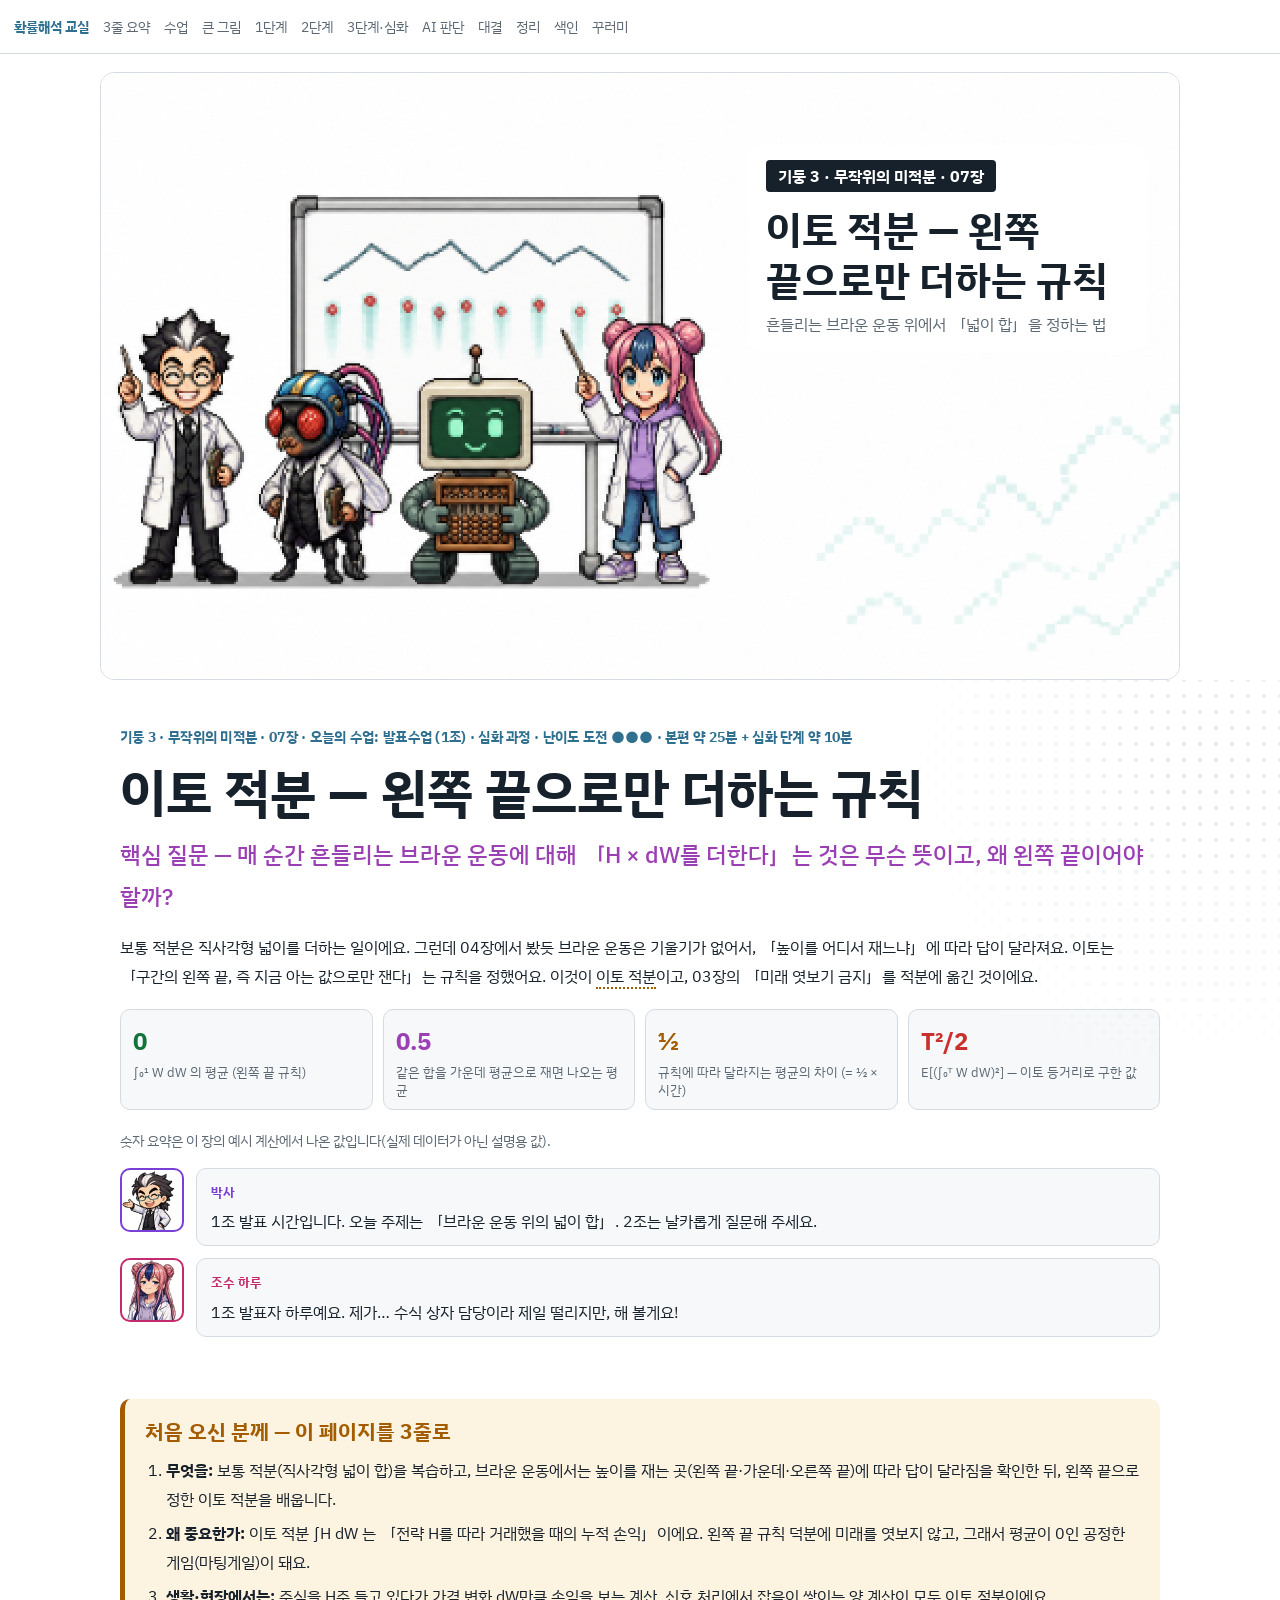
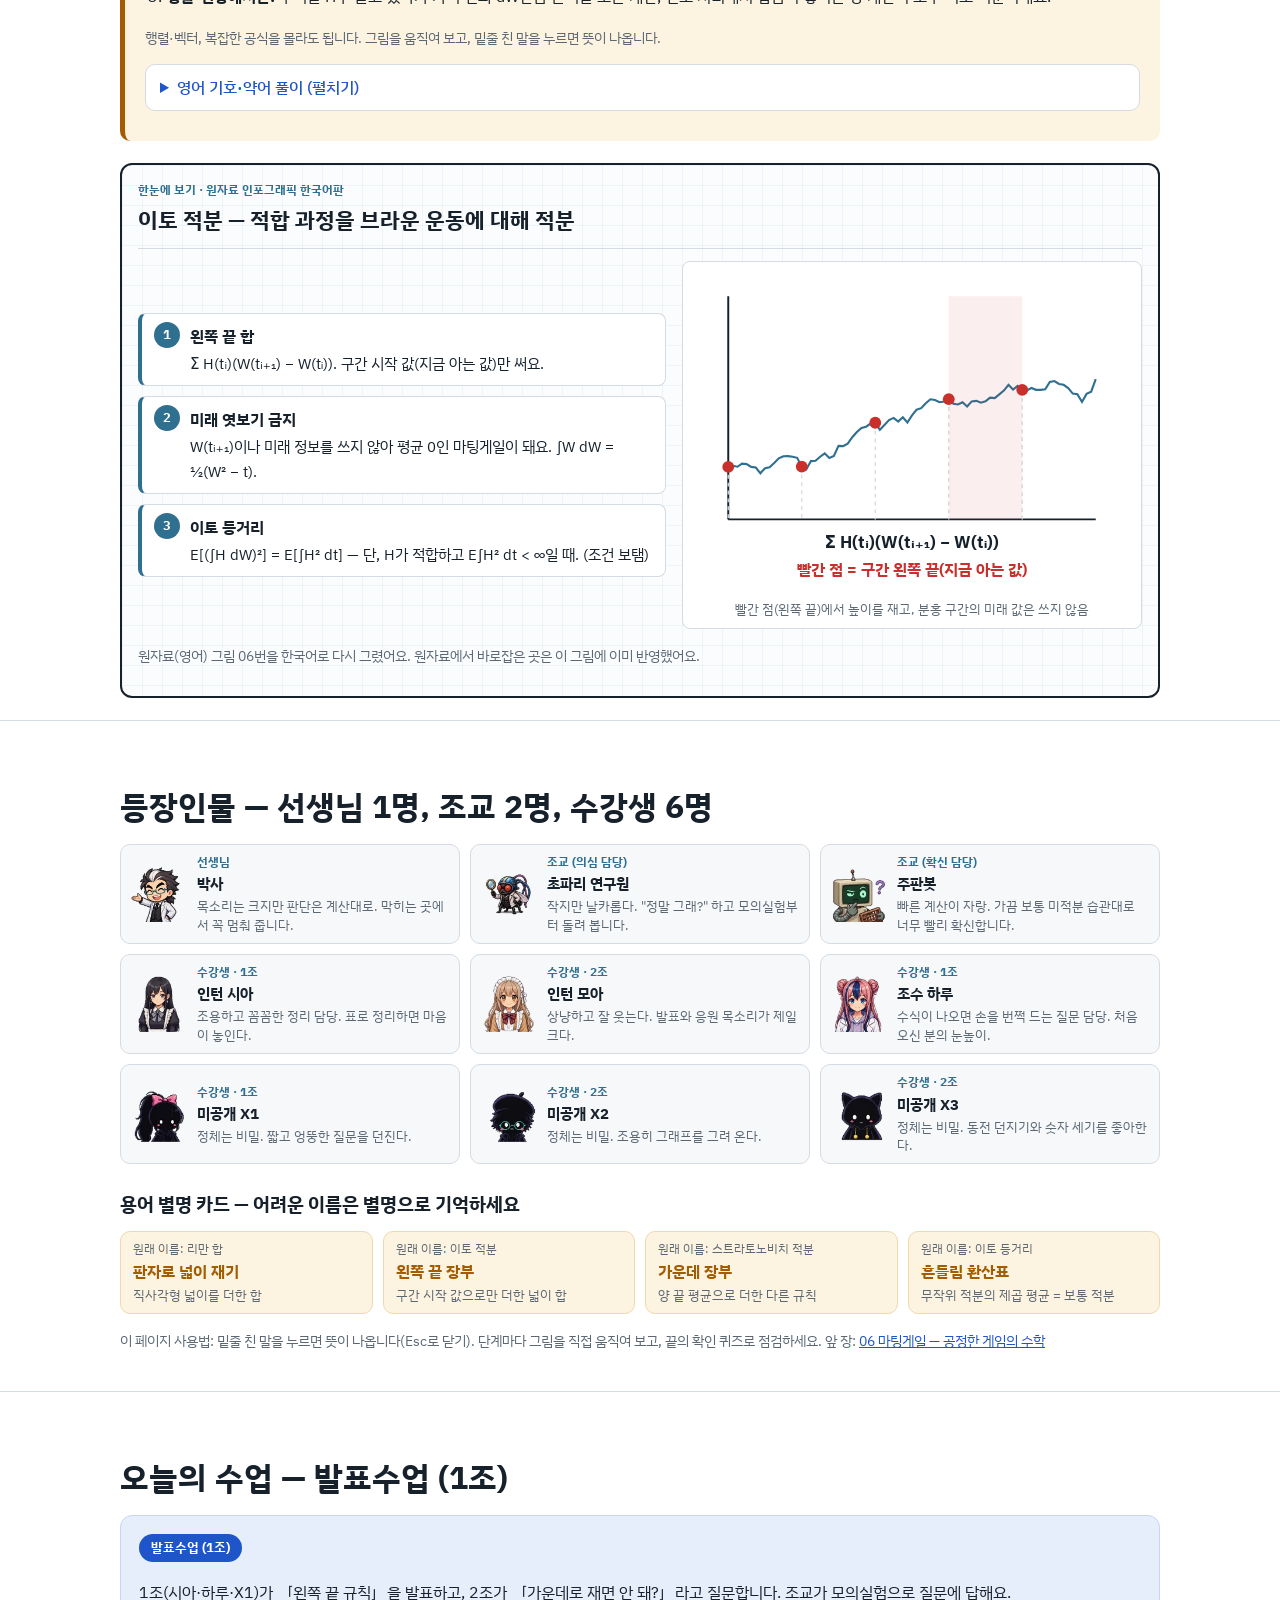
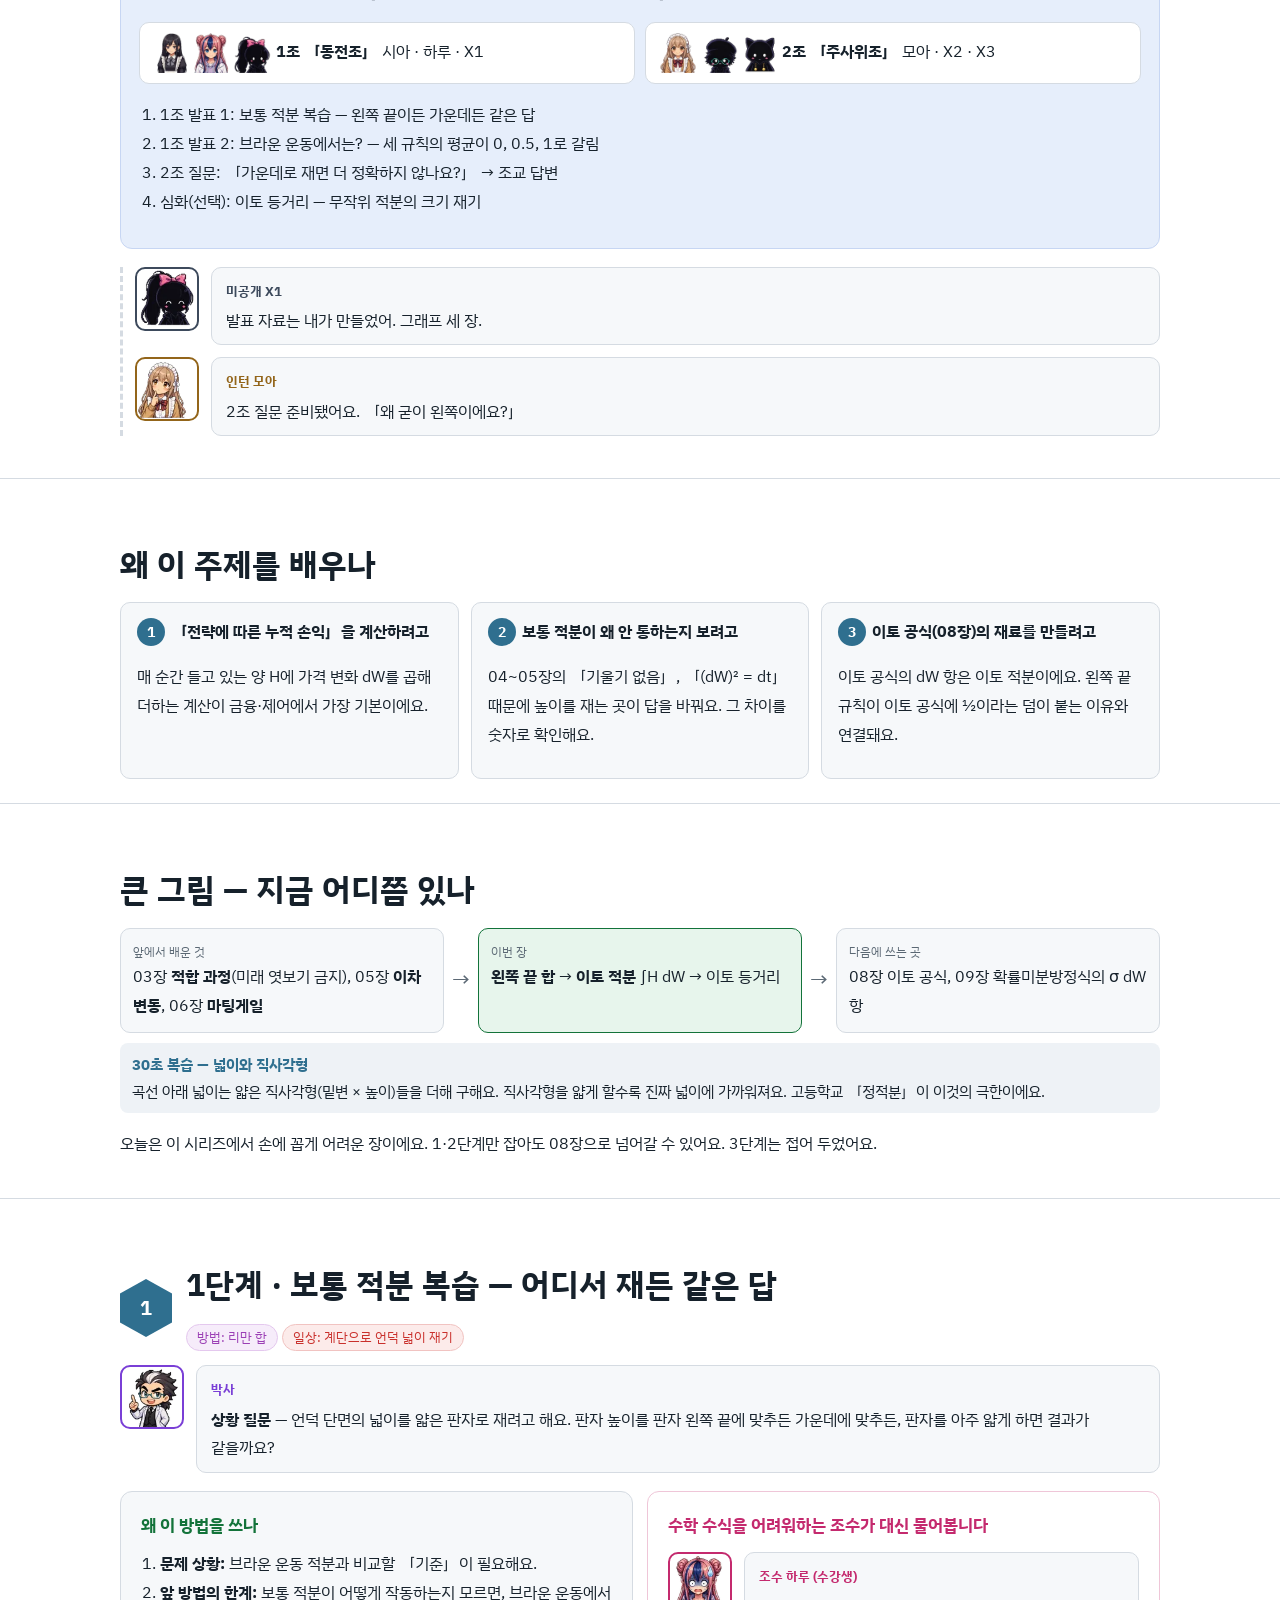
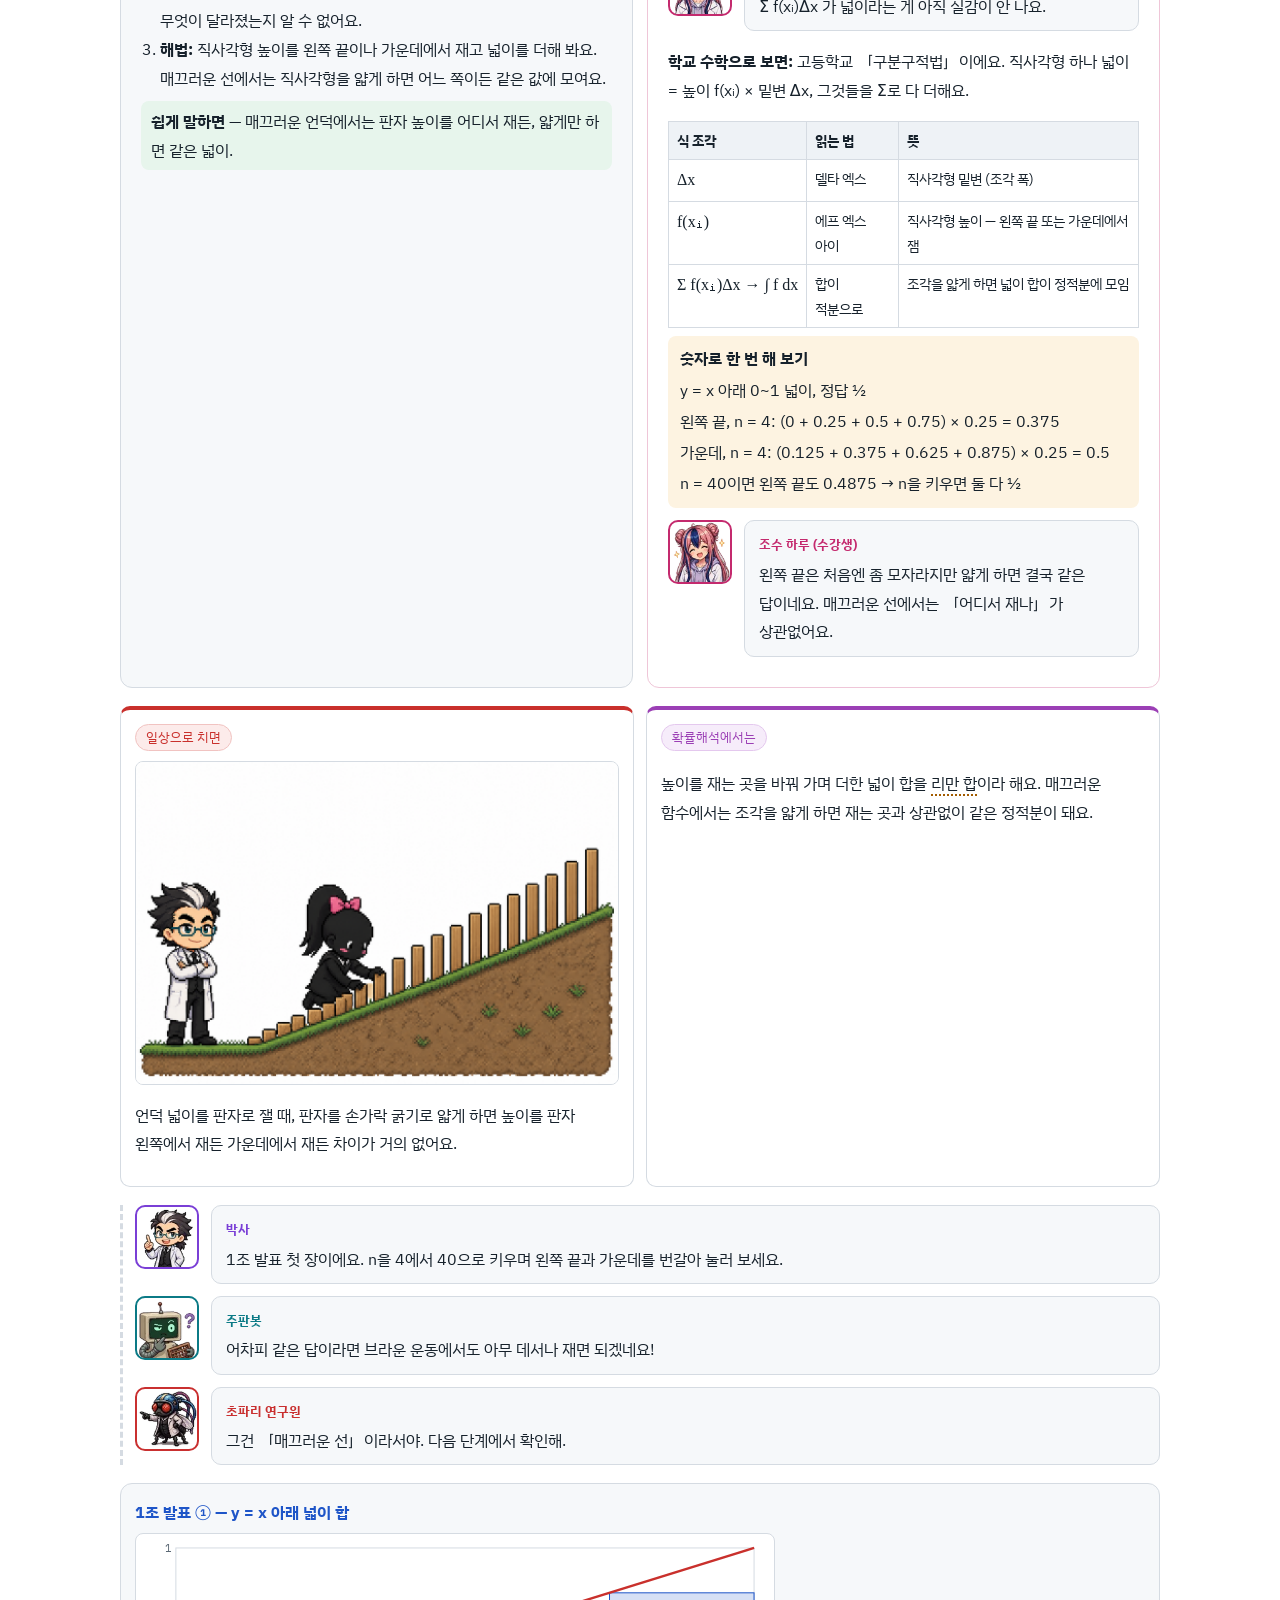
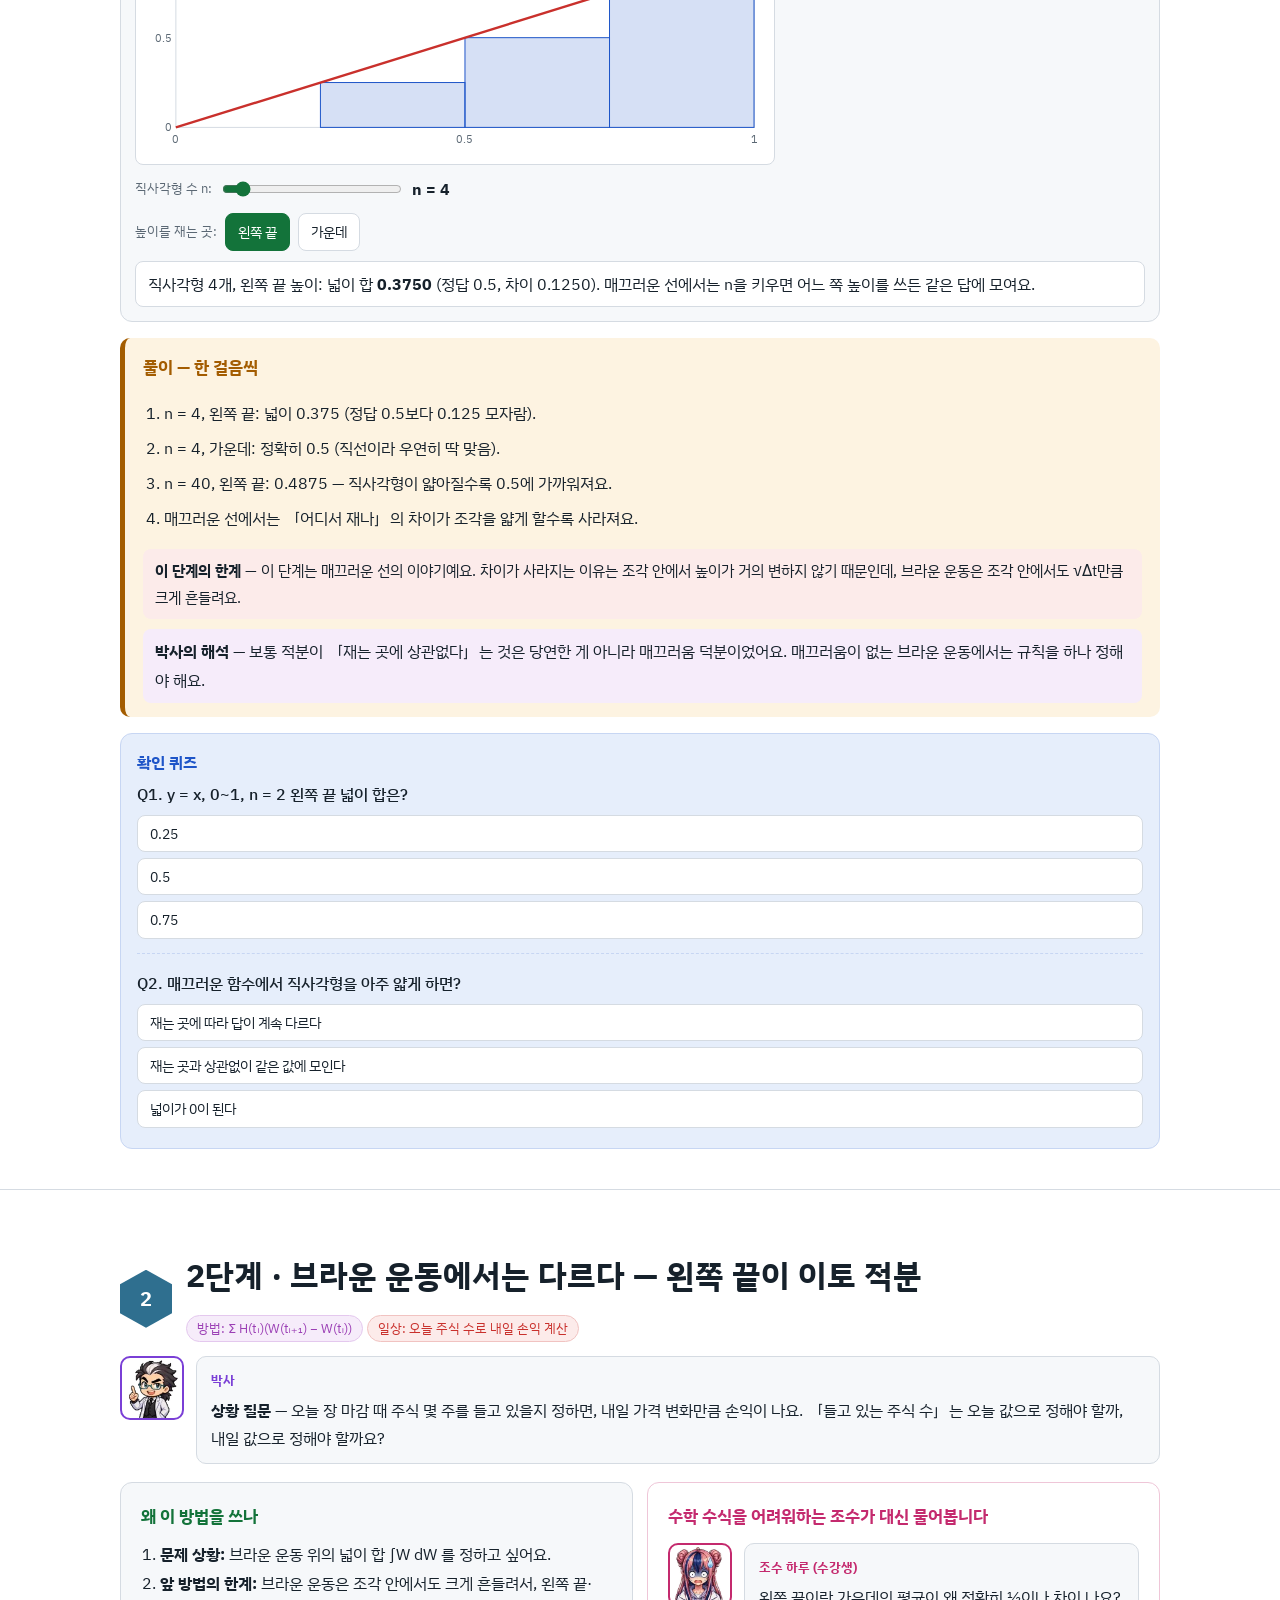
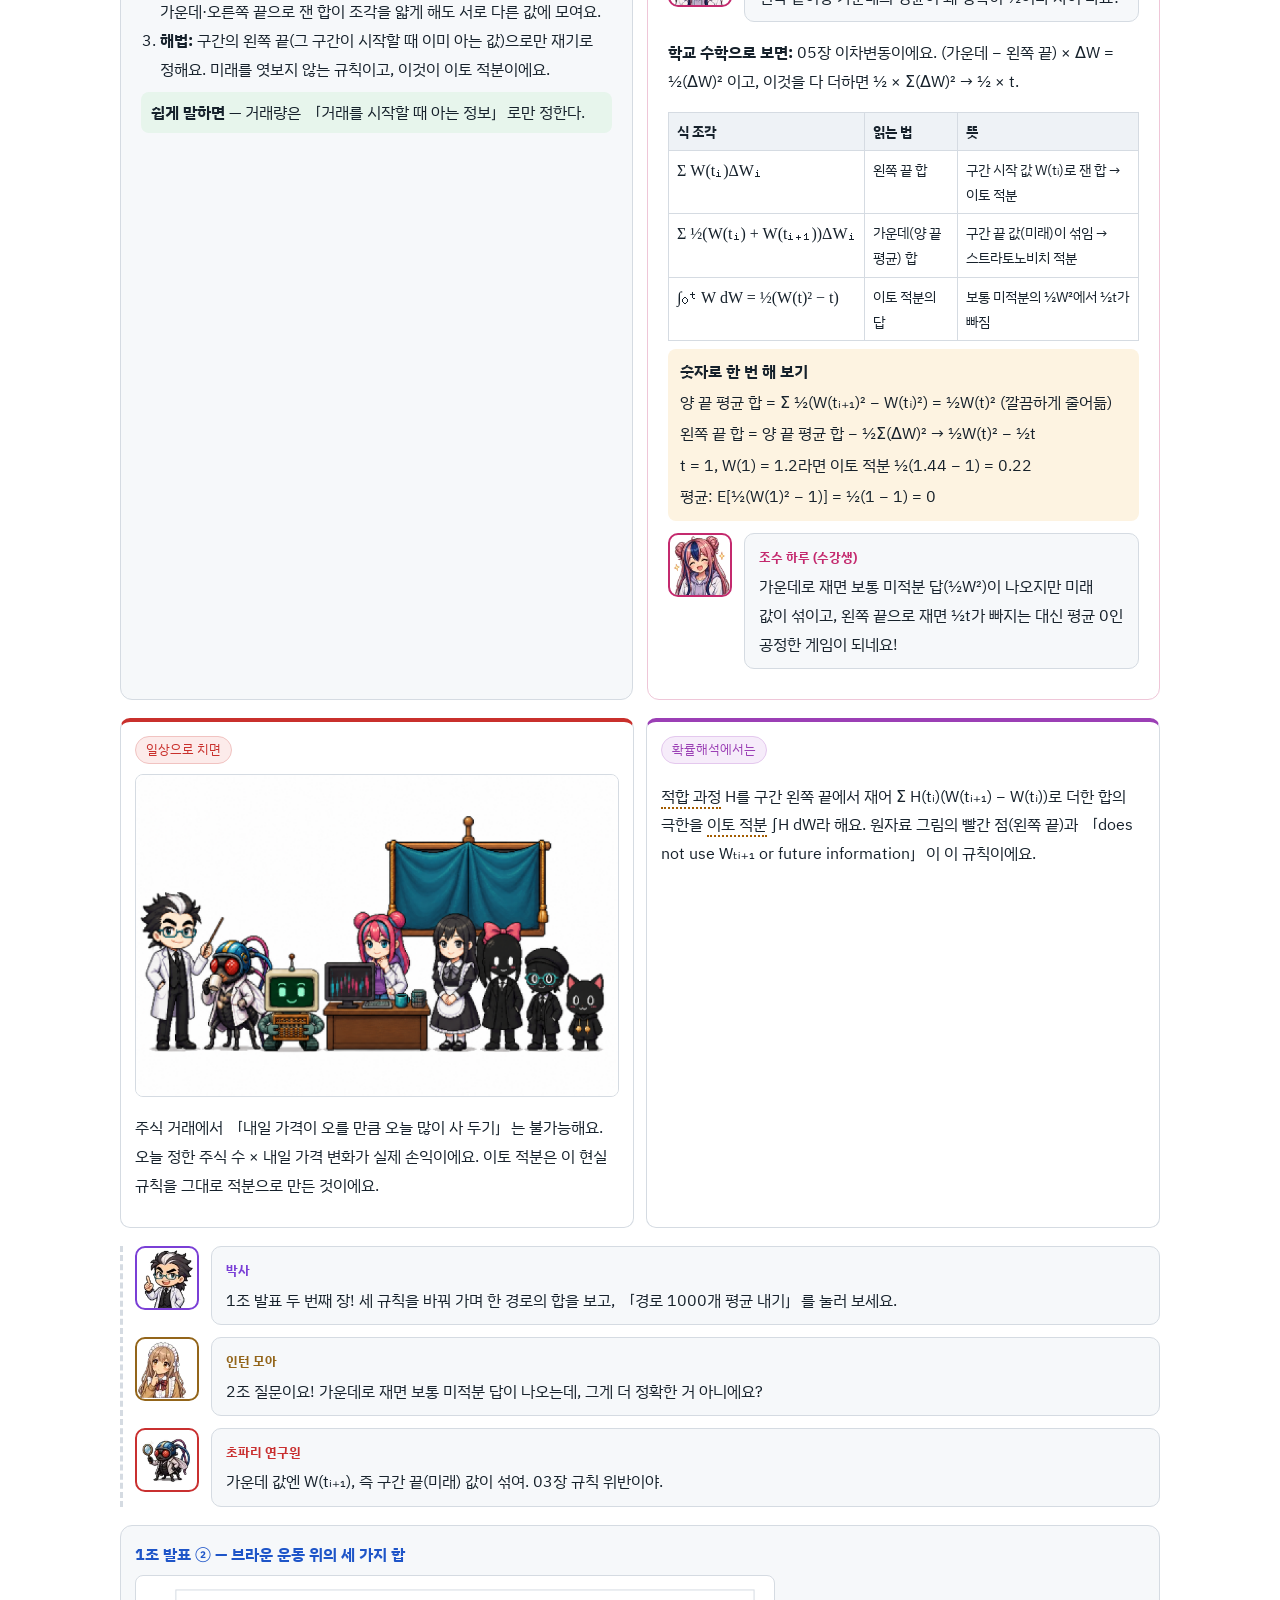
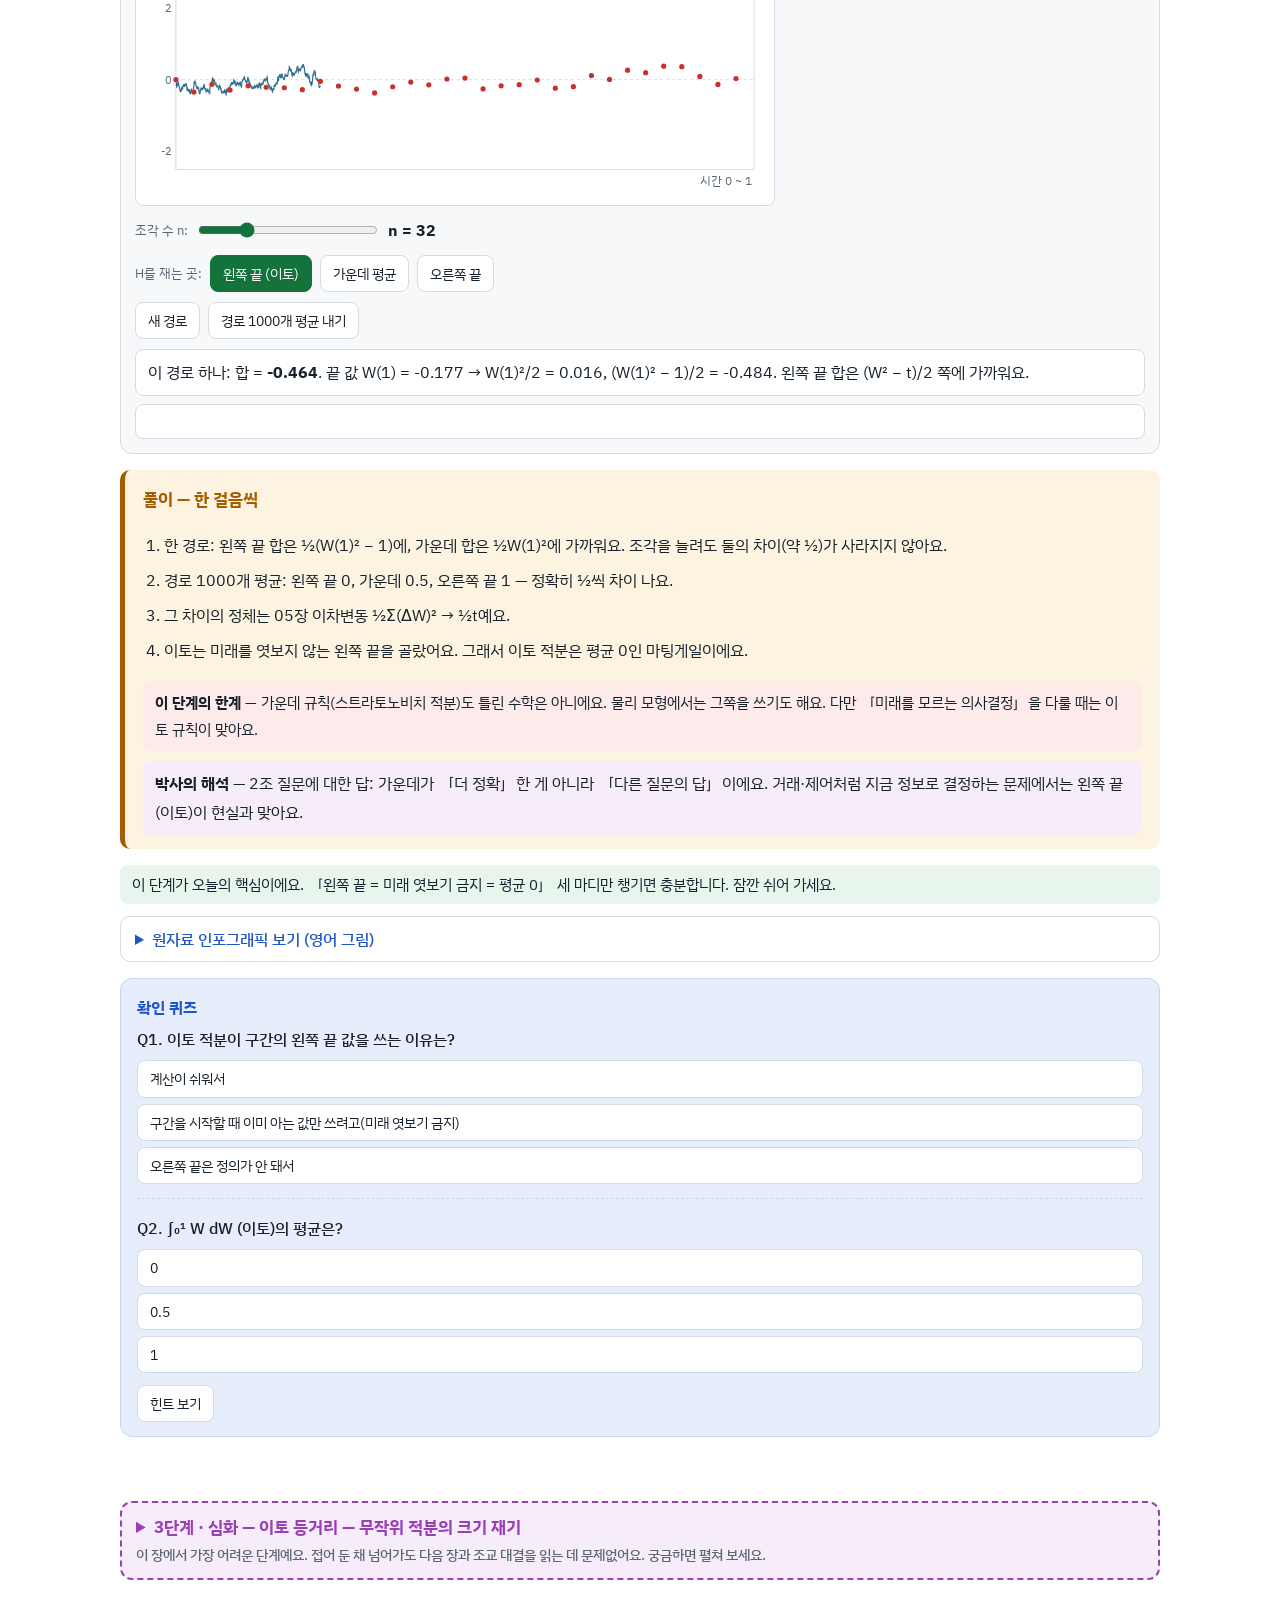
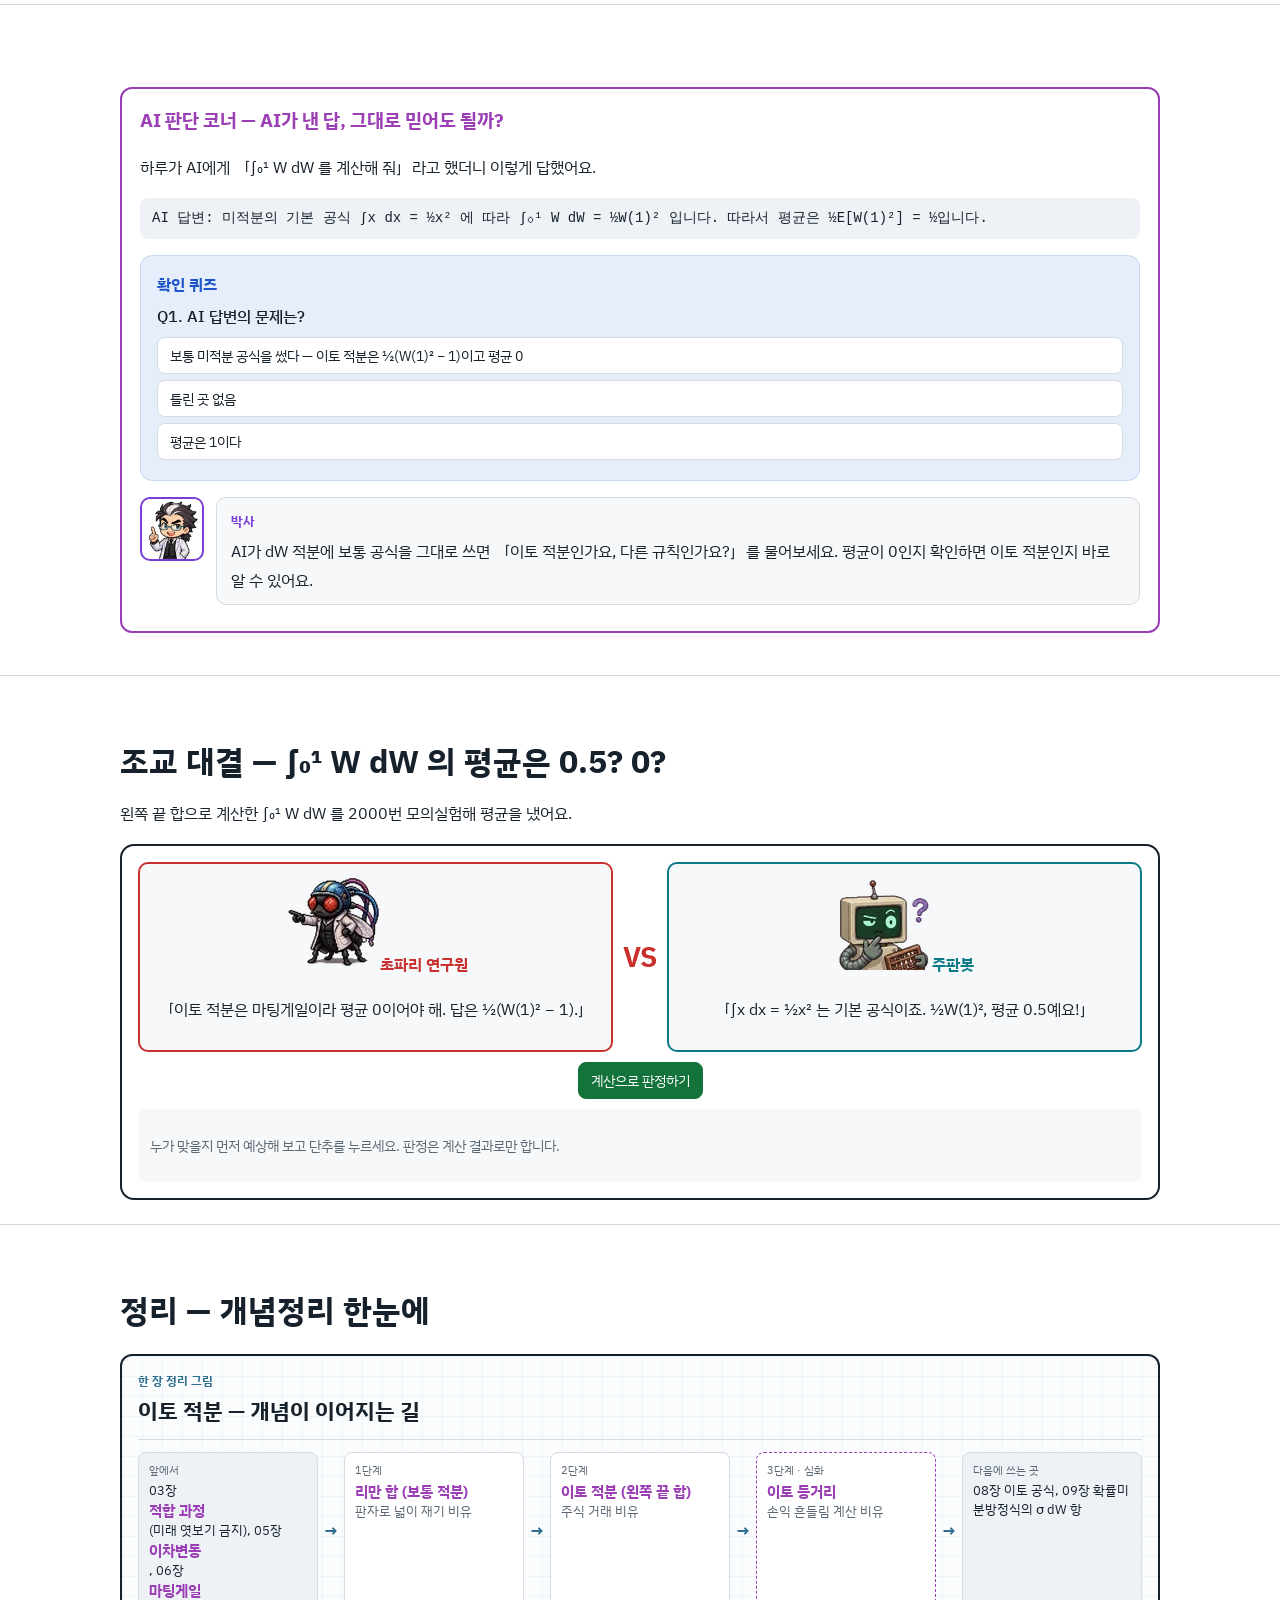
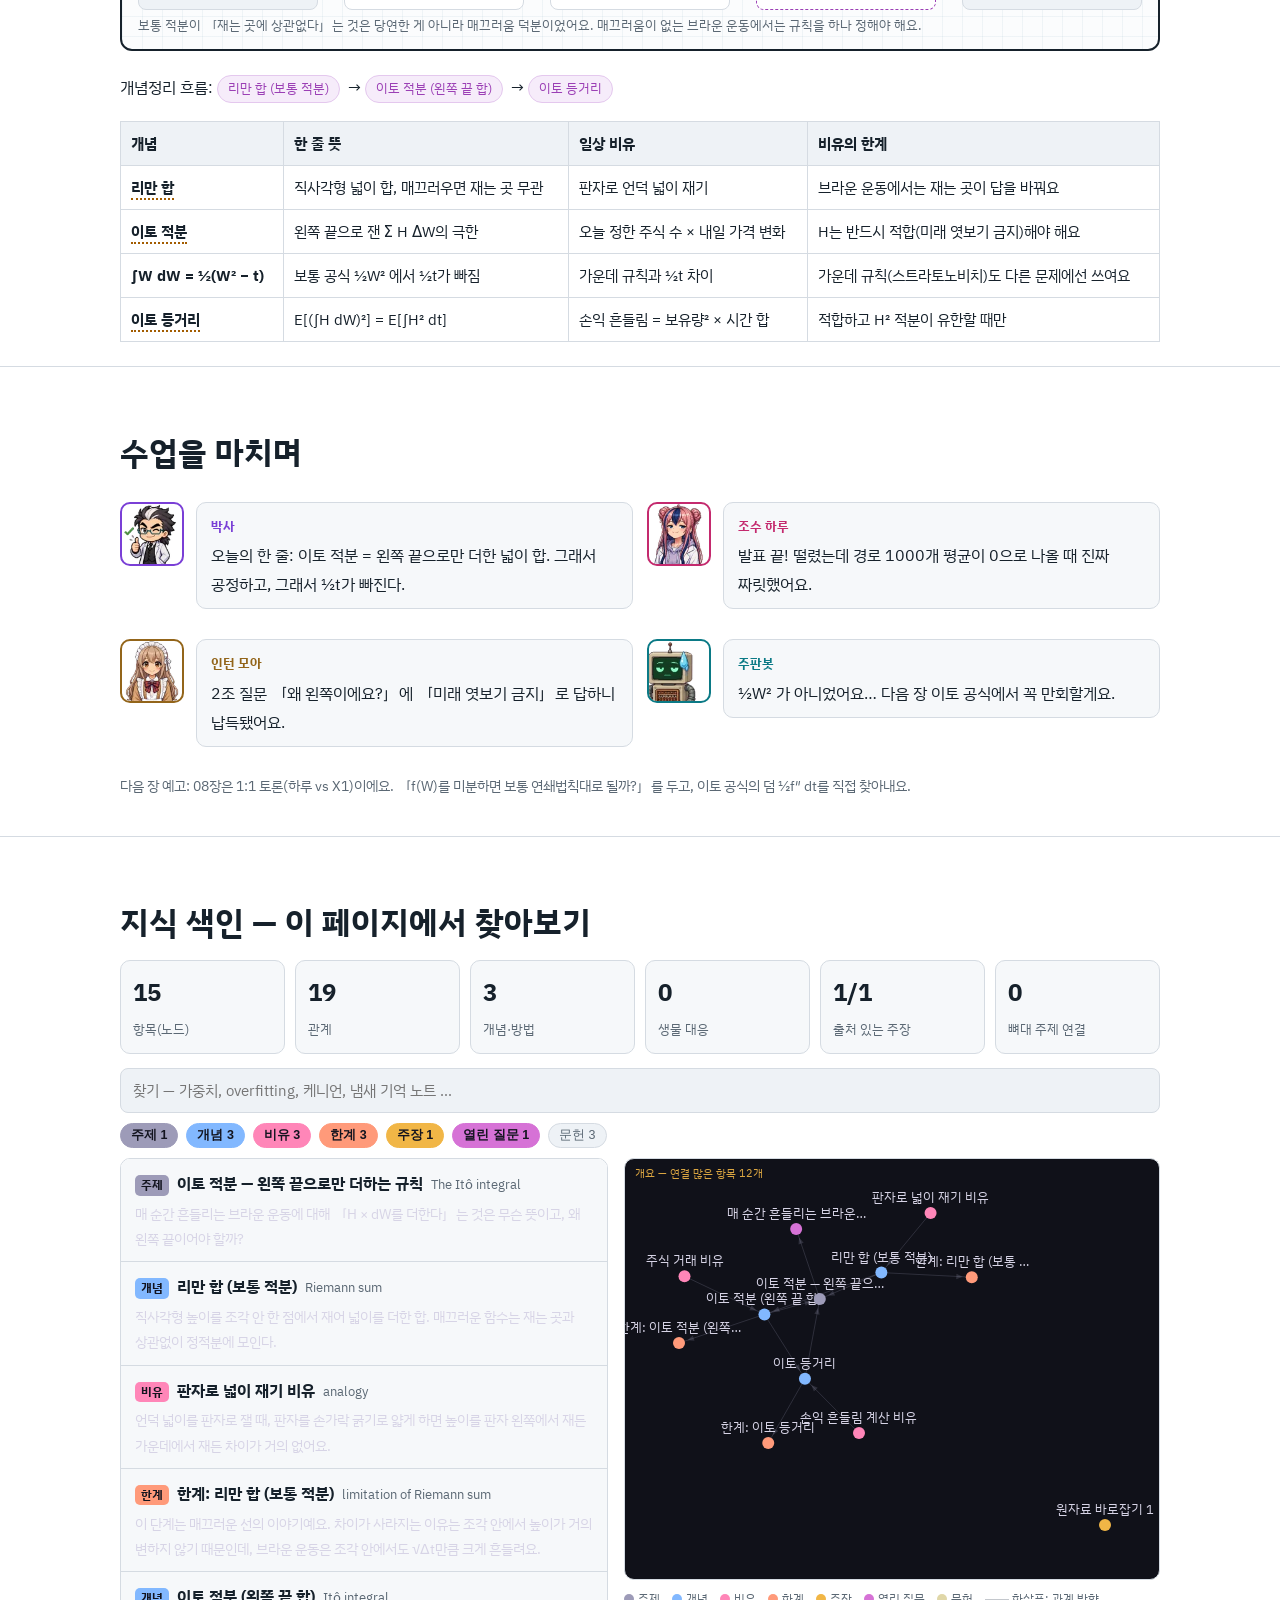
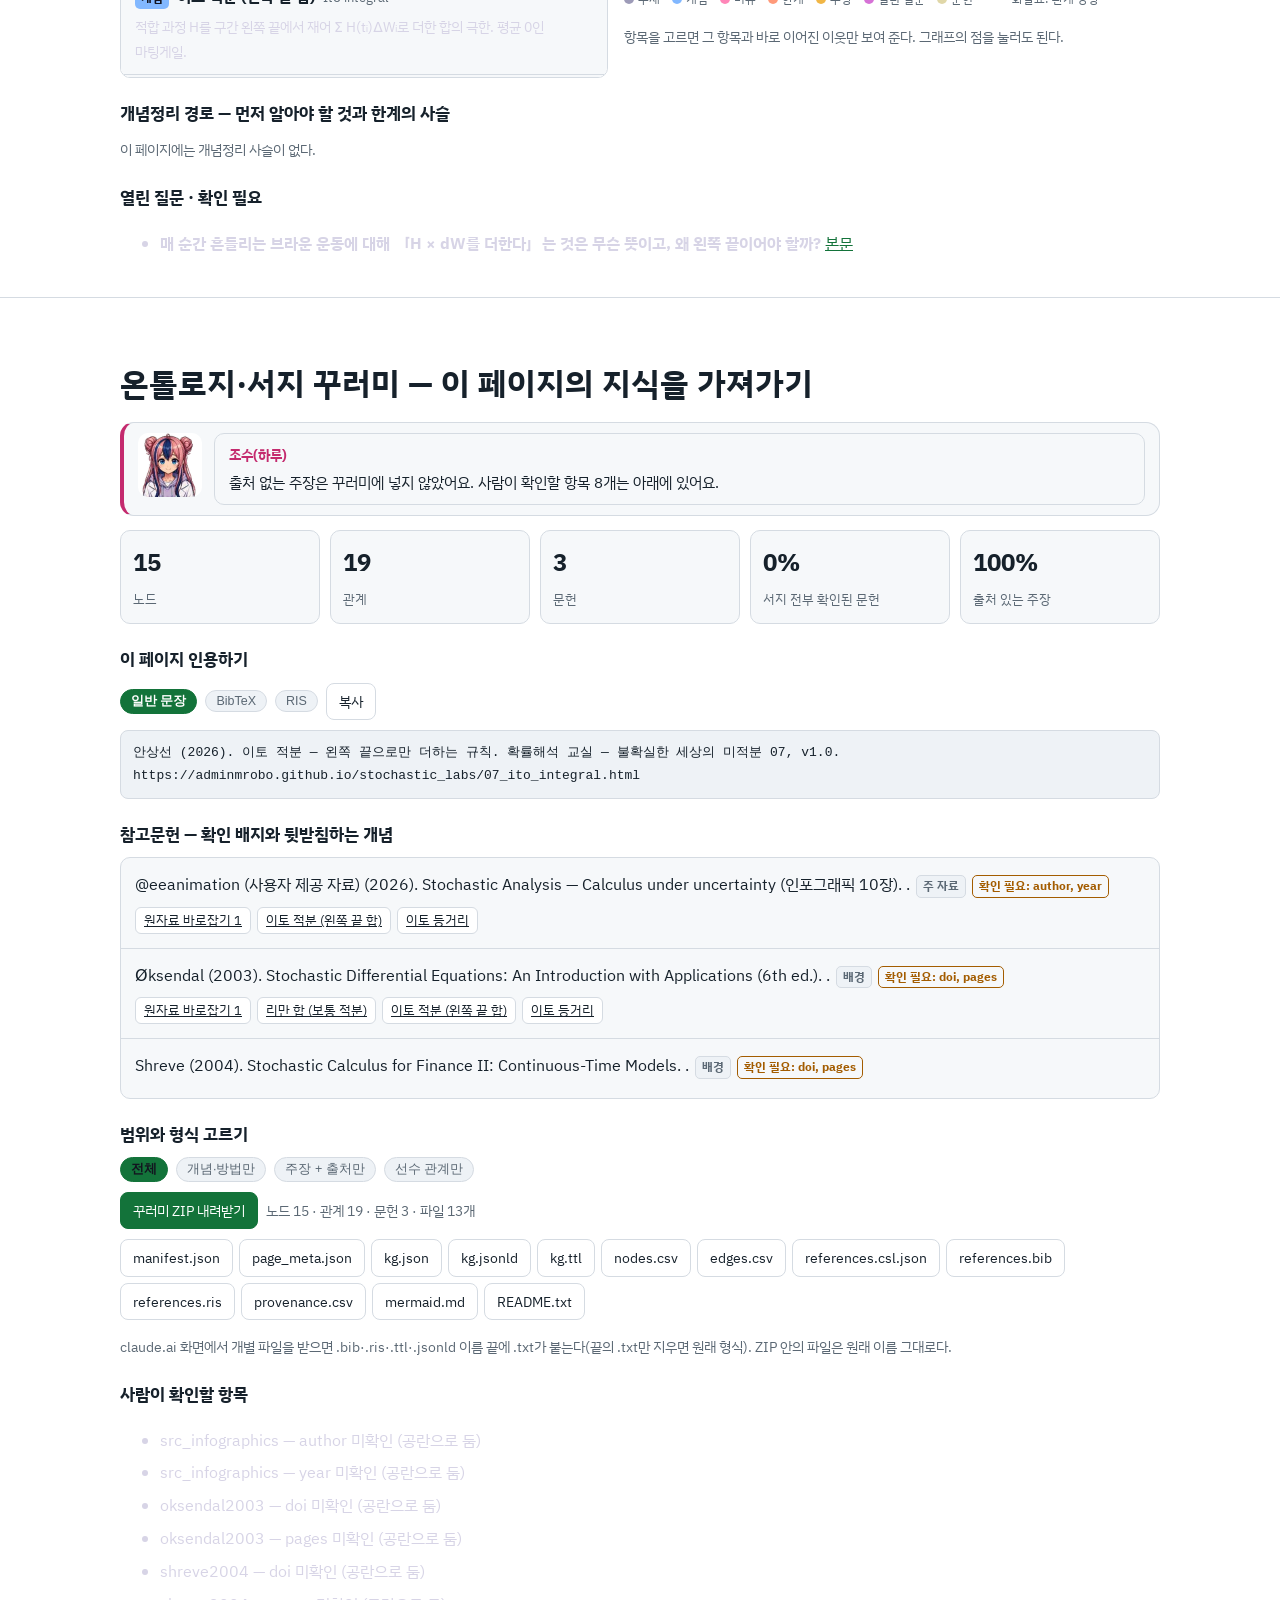
<file: 07_ito_integral.html>
<!DOCTYPE html><html lang="ko"><head>
<meta charset="utf-8">
<meta name="viewport" content="width=device-width, initial-scale=1, viewport-fit=cover">
<title>07 이토 적분 — 왼쪽 끝으로만 더하는 규칙 — 확률해석 교실 — 불확실한 세상의 미적분</title>
<meta name="description" content="매 순간 흔들리는 브라운 운동에 대해 「H × dW를 더한다」는 것은 무슨 뜻이고, 왜 왼쪽 끝이어야 할까?">
<meta property="og:title" content="07 이토 적분 — 왼쪽 끝으로만 더하는 규칙 — 확률해석 교실 — 불확실한 세상의 미적분">
<meta property="og:description" content="매 순간 흔들리는 브라운 운동에 대해 「H × dW를 더한다」는 것은 무슨 뜻이고, 왜 왼쪽 끝이어야 할까?">
<meta property="og:type" content="article">
<meta property="og:image" content="img/og/og_07.webp">
<link rel="preconnect" href="https://fonts.googleapis.com"><link rel="preconnect" href="https://fonts.gstatic.com" crossorigin>
<link href="https://fonts.googleapis.com/css2?family=IBM+Plex+Sans+KR:wght@400;500;700&display=swap" rel="stylesheet">
<link rel="stylesheet" href="assets/lab.css">
<!-- px-fix v1 --><style id="px-fix">img{image-rendering:auto!important}</style><script id="px-fix-js">(function(){var R=window.ResizeObserver;function f(i){var n=i.naturalWidth,w=i.getBoundingClientRect().width;if(!n||!w)return;var s=w*(window.devicePixelRatio||1)/n;i.style.setProperty("image-rendering",s>=1.95?"pixelated":"auto","important")}var ro=R?new R(function(es){es.forEach(function(e){f(e.target)})}):null;function a(i){if(i.__px)return;i.__px=1;i.addEventListener("load",function(){f(i)});if(ro)ro.observe(i);f(i)}function all(r){(r||document).querySelectorAll&&(r||document).querySelectorAll("img").forEach(a)}function go(){all();if(window.MutationObserver)new MutationObserver(function(ms){ms.forEach(function(m){m.addedNodes.forEach(function(n){if(n.nodeType!==1)return;if(n.tagName==="IMG")a(n);else all(n)})})}).observe(document.documentElement,{childList:true,subtree:true});window.addEventListener("resize",function(){document.querySelectorAll("img").forEach(f)})}if(document.readyState==="loading")document.addEventListener("DOMContentLoaded",go);else go()})();</script><!-- /px-fix -->
</head><body>
<nav class="top" aria-label="이 페이지 목차"><a class="logo" href="index.html">확률해석 교실</a><a href="#three">3줄 요약</a><a href="#class">수업</a><a href="#map">큰 그림</a><a href="#lv1">1단계</a><a href="#lv2">2단계</a><a href="#lv3">3단계·심화</a><a href="#ai">AI 판단</a><a href="#duel">대결</a><a href="#sum">정리</a><a href="#kg">색인</a><a href="#export">꾸러미</a></nav><div id="prog"></div>
<div class="cover has-img" id="top"><img class="cimg" src="img/cover/cover_07.webp" width="1920" height="1080" alt="이토 적분 — 왼쪽 끝으로만 더하는 규칙 표지 — 박사, 초파리 연구원, 주판봇, 조수 하루"><div class="ctext"><span class="no">기둥 3 · 무작위의 미적분 · 07장</span><h1>이토 적분 — 왼쪽 끝으로만 더하는 규칙</h1><p>흔들리는 브라운 운동 위에서 「넓이 합」을 정하는 법</p></div></div>
<header class="hero"><div class="wrap">
<div class="kicker">기둥 3 · 무작위의 미적분 · 07장 · 오늘의 수업: 발표수업 (1조) · 심화 과정 · 난이도 도전 ●●● · 본편 약 25분 + 심화 단계 약 10분</div>
<h1>이토 적분 — 왼쪽 끝으로만 더하는 규칙</h1>
<p class="q">핵심 질문 — 매 순간 흔들리는 브라운 운동에 대해 「H × dW를 더한다」는 것은 무슨 뜻이고, 왜 왼쪽 끝이어야 할까?</p>
<p>보통 적분은 직사각형 넓이를 더하는 일이에요. 그런데 04장에서 봤듯 브라운 운동은 기울기가 없어서, 「높이를 어디서 재느냐」에 따라 답이 달라져요. 이토는 「구간의 왼쪽 끝, 즉 지금 아는 값으로만 잰다」는 규칙을 정했어요. 이것이 <span class="jt" data-t="이토 적분" data-d="적합 과정 H를 각 구간 왼쪽 끝에서 재어 H × (브라운 운동 변화)를 더한 합의 극한. 평균 0.">이토 적분</span>이고, 03장의 「미래 엿보기 금지」를 적분에 옮긴 것이에요.</p>
<div class="kpis"><div class="kpi g"><b>0</b><span>∫₀¹ W dW 의 평균 (왼쪽 끝 규칙)</span></div><div class="kpi m"><b>0.5</b><span>같은 합을 가운데 평균으로 재면 나오는 평균</span></div><div class="kpi a"><b>½</b><span>규칙에 따라 달라지는 평균의 차이 (= ½ × 시간)</span></div><div class="kpi r"><b>T²/2</b><span>E[(∫₀ᵀ W dW)²] — 이토 등거리로 구한 값</span></div></div>
<p class="note">숫자 요약은 이 장의 예시 계산에서 나온 값입니다(실제 데이터가 아닌 설명용 값).</p>
<div class="say" data-who="doc"><img class="who" data-who="doc" data-mood="front" alt="" aria-hidden="true"><div><b class="name">박사</b><p>1조 발표 시간입니다. 오늘 주제는 「브라운 운동 위의 넓이 합」. 2조는 날카롭게 질문해 주세요.</p></div></div><div class="say" data-who="asst"><img class="who" data-who="asst" data-mood="proud" alt="" aria-hidden="true"><div><b class="name">조수 하루</b><p>1조 발표자 하루예요. 제가… 수식 상자 담당이라 제일 떨리지만, 해 볼게요!</p></div></div>
</div></header>
<div class="wrap"><div class="three" id="three"><h2>처음 오신 분께 — 이 페이지를 3줄로</h2><ol>
<li><b>무엇을:</b> 보통 적분(직사각형 넓이 합)을 복습하고, 브라운 운동에서는 높이를 재는 곳(왼쪽 끝·가운데·오른쪽 끝)에 따라 답이 달라짐을 확인한 뒤, 왼쪽 끝으로 정한 이토 적분을 배웁니다.</li><li><b>왜 중요한가:</b> 이토 적분 ∫H dW 는 「전략 H를 따라 거래했을 때의 누적 손익」이에요. 왼쪽 끝 규칙 덕분에 미래를 엿보지 않고, 그래서 평균이 0인 공정한 게임(마팅게일)이 돼요.</li><li><b>생활·현장에서는:</b> 주식을 H주 들고 있다가 가격 변화 dW만큼 손익을 보는 계산, 신호 처리에서 잡음이 쌓이는 양 계산이 모두 이토 적분이에요.</li></ol>
<p class="note">행렬·벡터, 복잡한 공식을 몰라도 됩니다. 그림을 움직여 보고, 밑줄 친 말을 누르면 뜻이 나옵니다.</p>
<details><summary>영어 기호·약어 풀이 (펼치기)</summary><ul><li><b>∫₀ᵀ Hₜ dWₜ</b> — 0부터 T까지 H에 브라운 운동의 변화를 곱해 더한 것 (이토 적분)</li><li><b>Hₜ</b> — 시각 t의 「걸기 양」 — 적합 과정(03장)이어야 함</li><li><b>Δtᵢ</b> — i번째 조각의 시간 길이</li><li><b>≈</b> — 「거의 같다」 — 조각을 잘게 하면 같아진다</li></ul></details>
</div><figure class="infog" id="infog"><div class="ihead"><span>한눈에 보기 · 원자료 인포그래픽 한국어판</span><b>이토 적분 — 적합 과정을 브라운 운동에 대해 적분</b></div><div class="ibody"><div class="icards"><div class="ic"><b class="n">1</b><div><b>왼쪽 끝 합</b><p>Σ H(tᵢ)(W(tᵢ₊₁) − W(tᵢ)). 구간 시작 값(지금 아는 값)만 써요.</p></div></div><div class="ic"><b class="n">2</b><div><b>미래 엿보기 금지</b><p>W(tᵢ₊₁)이나 미래 정보를 쓰지 않아 평균 0인 마팅게일이 돼요. ∫W dW = ½(W² − t).</p></div></div><div class="ic"><b class="n">3</b><div><b>이토 등거리</b><p>E[(∫H dW)²] = E[∫H² dt] — 단, H가 적합하고 E∫H² dt < ∞일 때. (조건 보탬)</p></div></div></div><div class="idia"><svg viewBox="0 0 320 240" width="100%" role="img" aria-label="이토 적분의 왼쪽 끝 합" style="max-width:420px;font-family:inherit"><line x1="20" y1="20" x2="20" y2="190" stroke="#16212b" stroke-width="1.5"/><line x1="20" y1="190" x2="300" y2="190" stroke="#16212b" stroke-width="1.5"/><path d="M20.0 150.0 L23.5 149.2 L27.0 149.9 L30.5 147.5 L34.0 147.8 L37.5 150.0 L41.0 150.5 L44.5 154.9 L48.0 151.0 L51.5 150.3 L55.0 147.0 L58.5 143.5 L62.0 141.9 L65.5 141.8 L69.0 142.3 L72.5 143.1 L76.0 149.8 L79.5 151.9 L83.0 145.6 L86.5 145.3 L90.0 142.3 L93.5 139.7 L97.0 143.2 L100.5 141.6 L104.0 134.0 L107.5 134.2 L111.0 132.3 L114.5 127.4 L118.0 123.4 L121.5 120.3 L125.0 119.4 L128.5 117.0 L132.0 116.4 L135.5 121.7 L139.0 118.1 L142.5 114.4 L146.0 112.7 L149.5 115.5 L153.0 112.2 L156.5 116.2 L160.0 110.8 L163.5 106.4 L167.0 105.3 L170.5 101.5 L174.0 98.5 L177.5 99.1 L181.0 100.7 L184.5 100.2 L188.0 98.4 L191.5 102.0 L195.0 102.5 L198.5 100.8 L202.0 104.0 L205.5 100.1 L209.0 99.7 L212.5 101.1 L216.0 100.1 L219.5 97.3 L223.0 97.6 L226.5 94.8 L230.0 91.9 L233.5 87.5 L237.0 91.1 L240.5 88.3 L244.0 91.3 L247.5 91.7 L251.0 89.9 L254.5 91.3 L258.0 91.3 L261.5 90.9 L265.0 85.3 L268.5 84.6 L272.0 86.8 L275.5 87.5 L279.0 90.0 L282.5 94.2 L286.0 94.7 L289.5 100.5 L293.0 94.4 L296.5 92.7 L300.0 83.2" fill="none" stroke="#2f6f8f" stroke-width="1.6"/><line x1="20.0" y1="150.0" x2="20.0" y2="190" stroke="#d5dbe2" stroke-dasharray="3 3"/><circle cx="20.0" cy="150.0" r="4.5" fill="#c9302c"/><line x1="76.0" y1="149.8" x2="76.0" y2="190" stroke="#d5dbe2" stroke-dasharray="3 3"/><circle cx="76.0" cy="149.8" r="4.5" fill="#c9302c"/><line x1="132.0" y1="116.4" x2="132.0" y2="190" stroke="#d5dbe2" stroke-dasharray="3 3"/><circle cx="132.0" cy="116.4" r="4.5" fill="#c9302c"/><line x1="188.0" y1="98.4" x2="188.0" y2="190" stroke="#d5dbe2" stroke-dasharray="3 3"/><circle cx="188.0" cy="98.4" r="4.5" fill="#c9302c"/><line x1="244.0" y1="91.3" x2="244.0" y2="190" stroke="#d5dbe2" stroke-dasharray="3 3"/><circle cx="244.0" cy="91.3" r="4.5" fill="#c9302c"/><rect x="188.0" y="20" width="56.0" height="170" fill="rgba(201,48,44,.08)"/><text x="160.0" y="212.0" font-size="13" fill="#16212b" font-weight="700" text-anchor="middle">Σ H(tᵢ)(W(tᵢ₊₁) − W(tᵢ))</text><text x="160.0" y="232.0" font-size="12" fill="#c9302c" font-weight="700" text-anchor="middle">빨간 점 = 구간 왼쪽 끝(지금 아는 값)</text></svg><figcaption>빨간 점(왼쪽 끝)에서 높이를 재고, 분홍 구간의 미래 값은 쓰지 않음</figcaption></div></div><p class="note">원자료(영어) 그림 06번을 한국어로 다시 그렸어요. 원자료에서 바로잡은 곳은 이 그림에 이미 반영했어요.</p></figure></div>
<section class="level" id="cast"><div class="wrap"><h2>등장인물 — 선생님 1명, 조교 2명, 수강생 6명</h2>
<div class="cast"><div><img class="" data-who="doc" data-mood="front" alt="" aria-hidden="true"><div><span class="role">선생님</span><b>박사</b><span>목소리는 크지만 판단은 계산대로. 막히는 곳에서 꼭 멈춰 줍니다.</span></div></div><div><img class="" data-who="fly" data-mood="magnify" alt="" aria-hidden="true"><div><span class="role">조교 (의심 담당)</span><b>초파리 연구원</b><span>작지만 날카롭다. &quot;정말 그래?&quot; 하고 모의실험부터 돌려 봅니다.</span></div></div><div><img class="" data-who="robo" data-mood="calc" alt="" aria-hidden="true"><div><span class="role">조교 (확신 담당)</span><b>주판봇</b><span>빠른 계산이 자랑. 가끔 보통 미적분 습관대로 너무 빨리 확신합니다.</span></div></div><div><img class="" data-who="sia" data-mood="e13" alt="" aria-hidden="true"><div><span class="role">수강생 · 1조</span><b>인턴 시아</b><span>조용하고 꼼꼼한 정리 담당. 표로 정리하면 마음이 놓인다.</span></div></div><div><img class="" data-who="moa" data-mood="e13" alt="" aria-hidden="true"><div><span class="role">수강생 · 2조</span><b>인턴 모아</b><span>상냥하고 잘 웃는다. 발표와 응원 목소리가 제일 크다.</span></div></div><div><img class="" data-who="asst" data-mood="e13" alt="" aria-hidden="true"><div><span class="role">수강생 · 1조</span><b>조수 하루</b><span>수식이 나오면 손을 번쩍 드는 질문 담당. 처음 오신 분의 눈높이.</span></div></div><div><img class="" data-who="x1" data-mood="e13" alt="" aria-hidden="true"><div><span class="role">수강생 · 1조</span><b>미공개 X1</b><span>정체는 비밀. 짧고 엉뚱한 질문을 던진다.</span></div></div><div><img class="" data-who="x2" data-mood="e13" alt="" aria-hidden="true"><div><span class="role">수강생 · 2조</span><b>미공개 X2</b><span>정체는 비밀. 조용히 그래프를 그려 온다.</span></div></div><div><img class="" data-who="x3" data-mood="e13" alt="" aria-hidden="true"><div><span class="role">수강생 · 2조</span><b>미공개 X3</b><span>정체는 비밀. 동전 던지기와 숫자 세기를 좋아한다.</span></div></div></div>
<h3>용어 별명 카드 — 어려운 이름은 별명으로 기억하세요</h3><div class="nick"><div><span class="role">원래 이름: 리만 합</span><b>판자로 넓이 재기</b><span>직사각형 넓이를 더한 합</span></div><div><span class="role">원래 이름: 이토 적분</span><b>왼쪽 끝 장부</b><span>구간 시작 값으로만 더한 넓이 합</span></div><div><span class="role">원래 이름: 스트라토노비치 적분</span><b>가운데 장부</b><span>양 끝 평균으로 더한 다른 규칙</span></div><div><span class="role">원래 이름: 이토 등거리</span><b>흔들림 환산표</b><span>무작위 적분의 제곱 평균 = 보통 적분</span></div></div>
<p class="note">이 페이지 사용법: 밑줄 친 말을 누르면 뜻이 나옵니다(Esc로 닫기). 단계마다 그림을 직접 움직여 보고, 끝의 확인 퀴즈로 점검하세요. 앞 장: <a href="06_martingale.html">06 마팅게일 — 공정한 게임의 수학</a></p>
</div></section>
<section class="level" id="class"><div class="wrap"><h2>오늘의 수업 — 발표수업 (1조)</h2>
<div class="klass"><span class="fmt">발표수업 (1조)</span><p>1조(시아·하루·X1)가 「왼쪽 끝 규칙」을 발표하고, 2조가 「가운데로 재면 안 돼?」라고 질문합니다. 조교가 모의실험으로 질문에 답해요.</p><div class="groups"><div><img class="" data-who="sia" data-mood="e13" alt="" aria-hidden="true"><img class="" data-who="asst" data-mood="e13" alt="" aria-hidden="true"><img class="" data-who="x1" data-mood="e13" alt="" aria-hidden="true"> <b>1조 「동전조」</b> 시아 · 하루 · X1</div><div><img class="" data-who="moa" data-mood="e13" alt="" aria-hidden="true"><img class="" data-who="x2" data-mood="e13" alt="" aria-hidden="true"><img class="" data-who="x3" data-mood="e13" alt="" aria-hidden="true"> <b>2조 「주사위조」</b> 모아 · X2 · X3</div></div><ol><li>1조 발표 1: 보통 적분 복습 — 왼쪽 끝이든 가운데든 같은 답</li><li>1조 발표 2: 브라운 운동에서는? — 세 규칙의 평균이 0, 0.5, 1로 갈림</li><li>2조 질문: 「가운데로 재면 더 정확하지 않나요?」 → 조교 답변</li><li>심화(선택): 이토 등거리 — 무작위 적분의 크기 재기</li></ol></div>
<div class="talk"><div class="say" data-who="x1"><img class="who" data-who="x1" data-mood="e16" alt="" aria-hidden="true"><div><b class="name">미공개 X1</b><p>발표 자료는 내가 만들었어. 그래프 세 장.</p></div></div><div class="say" data-who="moa"><img class="who" data-who="moa" data-mood="think" alt="" aria-hidden="true"><div><b class="name">인턴 모아</b><p>2조 질문 준비됐어요. 「왜 굳이 왼쪽이에요?」</p></div></div></div></div></section>
<section class="level" id="why"><div class="wrap"><h2>왜 이 주제를 배우나</h2><div class="steps"><div><b class="n">1</b><b>「전략에 따른 누적 손익」을 계산하려고</b><p>매 순간 들고 있는 양 H에 가격 변화 dW를 곱해 더하는 계산이 금융·제어에서 가장 기본이에요.</p></div><div><b class="n">2</b><b>보통 적분이 왜 안 통하는지 보려고</b><p>04~05장의 「기울기 없음」, 「(dW)² = dt」 때문에 높이를 재는 곳이 답을 바꿔요. 그 차이를 숫자로 확인해요.</p></div><div><b class="n">3</b><b>이토 공식(08장)의 재료를 만들려고</b><p>이토 공식의 dW 항은 이토 적분이에요. 왼쪽 끝 규칙이 이토 공식에 ½이라는 덤이 붙는 이유와 연결돼요.</p></div></div></div></section>
<section class="level" id="map"><div class="wrap"><h2>큰 그림 — 지금 어디쯤 있나</h2>
<div class="map3"><div><small>앞에서 배운 것</small>03장 <b>적합 과정</b>(미래 엿보기 금지), 05장 <b>이차변동</b>, 06장 <b>마팅게일</b></div><i aria-hidden="true">→</i><div class="now"><small>이번 장</small><b>왼쪽 끝 합</b> → <b>이토 적분</b> ∫H dW → 이토 등거리</div><i aria-hidden="true">→</i><div><small>다음에 쓰는 곳</small>08장 이토 공식, 09장 확률미분방정식의 σ dW 항</div></div>
<div class="recap"><b>30초 복습 — 넓이와 직사각형</b><br>곡선 아래 넓이는 얇은 직사각형(밑변 × 높이)들을 더해 구해요. 직사각형을 얇게 할수록 진짜 넓이에 가까워져요. 고등학교 「정적분」이 이것의 극한이에요.</div><p>오늘은 이 시리즈에서 손에 꼽게 어려운 장이에요. 1·2단계만 잡아도 08장으로 넘어갈 수 있어요. 3단계는 접어 두었어요.</p></div></section>
<section class="level" id="lv1"><div class="wrap"><div class="lvhead"><div class="hex" aria-hidden="true">1</div><div><h2>1단계 · 보통 적분 복습 — 어디서 재든 같은 답</h2><span class="tag nn">방법: 리만 합</span><span class="tag fly">일상: 계단으로 언덕 넓이 재기</span></div></div><div class="say" data-who="doc"><img class="who" data-who="doc" data-mood="board" alt="" aria-hidden="true"><div><b class="name">박사</b><p><b>상황 질문</b> — 언덕 단면의 넓이를 얇은 판자로 재려고 해요. 판자 높이를 판자 왼쪽 끝에 맞추든 가운데에 맞추든, 판자를 아주 얇게 하면 결과가 같을까요?</p></div></div><div class="twobox"><div class="whybox"><h3>왜 이 방법을 쓰나</h3><ol><li><b>문제 상황:</b> 브라운 운동 적분과 비교할 「기준」이 필요해요.</li><li><b>앞 방법의 한계:</b> 보통 적분이 어떻게 작동하는지 모르면, 브라운 운동에서 무엇이 달라졌는지 알 수 없어요.</li><li><b>해법:</b> 직사각형 높이를 왼쪽 끝이나 가운데에서 재고 넓이를 더해 봐요. 매끄러운 선에서는 직사각형을 얇게 하면 어느 쪽이든 같은 값에 모여요.</li></ol><div class="easy"><b>쉽게 말하면</b> — 매끄러운 언덕에서는 판자 높이를 어디서 재든, 얇게만 하면 같은 넓이.</div></div><div class="mathbox"><h3>수학 수식을 어려워하는 조수가 대신 물어봅니다</h3><div class="say" data-who="asst"><img class="who" data-who="asst" data-mood="shock" alt="" aria-hidden="true"><div><b class="name">조수 하루 (수강생)</b><p>Σ f(xᵢ)Δx 가 넓이라는 게 아직 실감이 안 나요.</p></div></div><p><b>학교 수학으로 보면:</b> 고등학교 「구분구적법」이에요. 직사각형 하나 넓이 = 높이 f(xᵢ) × 밑변 Δx, 그것들을 Σ로 다 더해요.</p><table class="sym"><thead><tr><th>식 조각</th><th>읽는 법</th><th>뜻</th></tr></thead><tbody><tr><td>Δx</td><td>델타 엑스</td><td>직사각형 밑변 (조각 폭)</td></tr><tr><td>f(xᵢ)</td><td>에프 엑스 아이</td><td>직사각형 높이 — 왼쪽 끝 또는 가운데에서 잼</td></tr><tr><td>Σ f(xᵢ)Δx → ∫ f dx</td><td>합이 적분으로</td><td>조각을 얇게 하면 넓이 합이 정적분에 모임</td></tr></tbody></table><div class="tryit"><b>숫자로 한 번 해 보기</b><p>y = x 아래 0~1 넓이, 정답 ½</p><p>왼쪽 끝, n = 4: (0 + 0.25 + 0.5 + 0.75) × 0.25 = 0.375</p><p>가운데, n = 4: (0.125 + 0.375 + 0.625 + 0.875) × 0.25 = 0.5</p><p>n = 40이면 왼쪽 끝도 0.4875 → n을 키우면 둘 다 ½</p></div><div class="say" data-who="asst"><img class="who" data-who="asst" data-mood="spark" alt="" aria-hidden="true"><div><b class="name">조수 하루 (수강생)</b><p>왼쪽 끝은 처음엔 좀 모자라지만 얇게 하면 결국 같은 답이네요. 매끄러운 선에서는 「어디서 재나」가 상관없어요.</p></div></div></div></div><div class="pair"><div><span class="tag fly">일상으로 치면</span><img class="scene" loading="lazy" src="img/scene/scene_07_lv1.webp" width="1200" height="800" alt="판자로 넓이 재기 비유 장면 그림"><p>언덕 넓이를 판자로 잴 때, 판자를 손가락 굵기로 얇게 하면 높이를 판자 왼쪽에서 재든 가운데에서 재든 차이가 거의 없어요.</p></div><div><span class="tag nn">확률해석에서는</span><p>높이를 재는 곳을 바꿔 가며 더한 넓이 합을 <span class="jt" data-t="리만 합" data-d="얇은 직사각형 넓이(높이 × 밑변)를 더한 합. 보통 적분의 근사.">리만 합</span>이라 해요. 매끄러운 함수에서는 조각을 얇게 하면 재는 곳과 상관없이 같은 정적분이 돼요.</p></div></div><div class="talk"><div class="say" data-who="doc"><img class="who" data-who="doc" data-mood="board" alt="" aria-hidden="true"><div><b class="name">박사</b><p>1조 발표 첫 장이에요. n을 4에서 40으로 키우며 왼쪽 끝과 가운데를 번갈아 눌러 보세요.</p></div></div><div class="say" data-who="robo"><img class="who" data-who="robo" data-mood="calc" alt="" aria-hidden="true"><div><b class="name">주판봇</b><p>어차피 같은 답이라면 브라운 운동에서도 아무 데서나 재면 되겠네요!</p></div></div><div class="say" data-who="fly"><img class="who" data-who="fly" data-mood="point" alt="" aria-hidden="true"><div><b class="name">초파리 연구원</b><p>그건 「매끄러운 선」이라서야. 다음 단계에서 확인해.</p></div></div></div><div class="panel"><div class="ptitle">1조 발표 ① — y = x 아래 넓이 합</div><div data-w="riemann" data-o="{}"></div></div><div class="explain"><h3>풀이 — 한 걸음씩</h3><ol><li>n = 4, 왼쪽 끝: 넓이 0.375 (정답 0.5보다 0.125 모자람).</li><li>n = 4, 가운데: 정확히 0.5 (직선이라 우연히 딱 맞음).</li><li>n = 40, 왼쪽 끝: 0.4875 — 직사각형이 얇아질수록 0.5에 가까워져요.</li><li>매끄러운 선에서는 「어디서 재나」의 차이가 조각을 얇게 할수록 사라져요.</li></ol><div class="lim"><b>이 단계의 한계</b> — 이 단계는 매끄러운 선의 이야기예요. 차이가 사라지는 이유는 조각 안에서 높이가 거의 변하지 않기 때문인데, 브라운 운동은 조각 안에서도 √Δt만큼 크게 흔들려요.</div><div class="interp"><b>박사의 해석</b> — 보통 적분이 「재는 곳에 상관없다」는 것은 당연한 게 아니라 매끄러움 덕분이었어요. 매끄러움이 없는 브라운 운동에서는 규칙을 하나 정해야 해요.</div></div><div class="quiz" data-quiz="q1"></div></div></section>
<section class="level" id="lv2"><div class="wrap"><div class="lvhead"><div class="hex" aria-hidden="true">2</div><div><h2>2단계 · 브라운 운동에서는 다르다 — 왼쪽 끝이 이토 적분</h2><span class="tag nn">방법: Σ H(tᵢ)(W(tᵢ₊₁) − W(tᵢ))</span><span class="tag fly">일상: 오늘 주식 수로 내일 손익 계산</span></div></div><div class="say" data-who="doc"><img class="who" data-who="doc" data-mood="board" alt="" aria-hidden="true"><div><b class="name">박사</b><p><b>상황 질문</b> — 오늘 장 마감 때 주식 몇 주를 들고 있을지 정하면, 내일 가격 변화만큼 손익이 나요. 「들고 있는 주식 수」는 오늘 값으로 정해야 할까, 내일 값으로 정해야 할까요?</p></div></div><div class="twobox"><div class="whybox"><h3>왜 이 방법을 쓰나</h3><ol><li><b>문제 상황:</b> 브라운 운동 위의 넓이 합 ∫W dW 를 정하고 싶어요.</li><li><b>앞 방법의 한계:</b> 브라운 운동은 조각 안에서도 크게 흔들려서, 왼쪽 끝·가운데·오른쪽 끝으로 잰 합이 조각을 얇게 해도 서로 다른 값에 모여요.</li><li><b>해법:</b> 구간의 왼쪽 끝(그 구간이 시작할 때 이미 아는 값)으로만 재기로 정해요. 미래를 엿보지 않는 규칙이고, 이것이 이토 적분이에요.</li></ol><div class="easy"><b>쉽게 말하면</b> — 거래량은 「거래를 시작할 때 아는 정보」로만 정한다.</div></div><div class="mathbox"><h3>수학 수식을 어려워하는 조수가 대신 물어봅니다</h3><div class="say" data-who="asst"><img class="who" data-who="asst" data-mood="shock" alt="" aria-hidden="true"><div><b class="name">조수 하루 (수강생)</b><p>왼쪽 끝이랑 가운데의 평균이 왜 정확히 ½이나 차이 나요?</p></div></div><p><b>학교 수학으로 보면:</b> 05장 이차변동이에요. (가운데 − 왼쪽 끝) × ΔW = ½(ΔW)² 이고, 이것을 다 더하면 ½ × Σ(ΔW)² → ½ × t.</p><table class="sym"><thead><tr><th>식 조각</th><th>읽는 법</th><th>뜻</th></tr></thead><tbody><tr><td>Σ W(tᵢ)ΔWᵢ</td><td>왼쪽 끝 합</td><td>구간 시작 값 W(tᵢ)로 잰 합 → 이토 적분</td></tr><tr><td>Σ ½(W(tᵢ) + W(tᵢ₊₁))ΔWᵢ</td><td>가운데(양 끝 평균) 합</td><td>구간 끝 값(미래)이 섞임 → 스트라토노비치 적분</td></tr><tr><td>∫₀ᵗ W dW = ½(W(t)² − t)</td><td>이토 적분의 답</td><td>보통 미적분의 ½W²에서 ½t가 빠짐</td></tr></tbody></table><div class="tryit"><b>숫자로 한 번 해 보기</b><p>양 끝 평균 합 = Σ ½(W(tᵢ₊₁)² − W(tᵢ)²) = ½W(t)² (깔끔하게 줄어듦)</p><p>왼쪽 끝 합 = 양 끝 평균 합 − ½Σ(ΔW)² → ½W(t)² − ½t</p><p>t = 1, W(1) = 1.2라면 이토 적분 ½(1.44 − 1) = 0.22</p><p>평균: E[½(W(1)² − 1)] = ½(1 − 1) = 0</p></div><div class="say" data-who="asst"><img class="who" data-who="asst" data-mood="spark" alt="" aria-hidden="true"><div><b class="name">조수 하루 (수강생)</b><p>가운데로 재면 보통 미적분 답(½W²)이 나오지만 미래 값이 섞이고, 왼쪽 끝으로 재면 ½t가 빠지는 대신 평균 0인 공정한 게임이 되네요!</p></div></div></div></div><div class="pair"><div><span class="tag fly">일상으로 치면</span><img class="scene" loading="lazy" src="img/scene/scene_07_lv2.webp" width="1200" height="800" alt="주식 거래 비유 장면 그림"><p>주식 거래에서 「내일 가격이 오를 만큼 오늘 많이 사 두기」는 불가능해요. 오늘 정한 주식 수 × 내일 가격 변화가 실제 손익이에요. 이토 적분은 이 현실 규칙을 그대로 적분으로 만든 것이에요.</p></div><div><span class="tag nn">확률해석에서는</span><p><span class="jt" data-t="적합 과정" data-d="시각 t의 값이 t까지의 정보만으로 정해지는 과정. 미래를 엿보지 않는 과정.">적합 과정</span> H를 구간 왼쪽 끝에서 재어 Σ H(tᵢ)(W(tᵢ₊₁) − W(tᵢ))로 더한 합의 극한을 <span class="jt" data-t="이토 적분" data-d="적합 과정 H를 각 구간 왼쪽 끝에서 재어 H × (브라운 운동 변화)를 더한 합의 극한. 평균 0.">이토 적분</span> ∫H dW라 해요. 원자료 그림의 빨간 점(왼쪽 끝)과 「does not use Wₜᵢ₊₁ or future information」이 이 규칙이에요.</p></div></div><div class="talk"><div class="say" data-who="doc"><img class="who" data-who="doc" data-mood="board" alt="" aria-hidden="true"><div><b class="name">박사</b><p>1조 발표 두 번째 장! 세 규칙을 바꿔 가며 한 경로의 합을 보고, 「경로 1000개 평균 내기」를 눌러 보세요.</p></div></div><div class="say" data-who="moa"><img class="who" data-who="moa" data-mood="think" alt="" aria-hidden="true"><div><b class="name">인턴 모아</b><p>2조 질문이요! 가운데로 재면 보통 미적분 답이 나오는데, 그게 더 정확한 거 아니에요?</p></div></div><div class="say" data-who="fly"><img class="who" data-who="fly" data-mood="magnify" alt="" aria-hidden="true"><div><b class="name">초파리 연구원</b><p>가운데 값엔 W(tᵢ₊₁), 즉 구간 끝(미래) 값이 섞여. 03장 규칙 위반이야.</p></div></div></div><div class="panel"><div class="ptitle">1조 발표 ② — 브라운 운동 위의 세 가지 합</div><div data-w="itosum" data-o="{&quot;n&quot;: 32}"></div></div><div class="explain"><h3>풀이 — 한 걸음씩</h3><ol><li>한 경로: 왼쪽 끝 합은 ½(W(1)² − 1)에, 가운데 합은 ½W(1)²에 가까워요. 조각을 늘려도 둘의 차이(약 ½)가 사라지지 않아요.</li><li>경로 1000개 평균: 왼쪽 끝 0, 가운데 0.5, 오른쪽 끝 1 — 정확히 ½씩 차이 나요.</li><li>그 차이의 정체는 05장 이차변동 ½Σ(ΔW)² → ½t예요.</li><li>이토는 미래를 엿보지 않는 왼쪽 끝을 골랐어요. 그래서 이토 적분은 평균 0인 마팅게일이에요.</li></ol><div class="lim"><b>이 단계의 한계</b> — 가운데 규칙(스트라토노비치 적분)도 틀린 수학은 아니에요. 물리 모형에서는 그쪽을 쓰기도 해요. 다만 「미래를 모르는 의사결정」을 다룰 때는 이토 규칙이 맞아요.</div><div class="interp"><b>박사의 해석</b> — 2조 질문에 대한 답: 가운데가 「더 정확」한 게 아니라 「다른 질문의 답」이에요. 거래·제어처럼 지금 정보로 결정하는 문제에서는 왼쪽 끝(이토)이 현실과 맞아요.</div></div><div class="rest">이 단계가 오늘의 핵심이에요. 「왼쪽 끝 = 미래 엿보기 금지 = 평균 0」 세 마디만 챙기면 충분합니다. 잠깐 쉬어 가세요.</div><details><summary>원자료 인포그래픽 보기 (영어 그림)</summary><p class="note">원자료 「5 · Itô integral」: 빨간 점 Hₜ₀, Hₜ₁ …이 구간 왼쪽 끝에 찍혀 있고, 분홍 구간에 「does not use Wₜᵢ₊₁ or future information」, 아래 「Left-endpoint sums」.</p><img loading="lazy" src="img/source/src06.webp" width="1000" height="1000" alt="이토 적분 인포그래픽 — 왼쪽 끝 합"></details><div class="quiz" data-quiz="q2"></div></div></section>
<div class="wrap"><details class="deepbox"><summary><b>3단계 · 심화 — 이토 등거리 — 무작위 적분의 크기 재기</b><br><span class="note">이 장에서 가장 어려운 단계예요. 접어 둔 채 넘어가도 다음 장과 조교 대결을 읽는 데 문제없어요. 궁금하면 펼쳐 보세요.</span></summary><section class="level" id="lv3"><div class="wrap"><div class="lvhead"><div class="hex" aria-hidden="true">3</div><div><h2>3단계 · 이토 등거리 — 무작위 적분의 크기 재기</h2><span class="tag nn">방법: E[(∫H dW)²] = E[∫H² dt]</span><span class="tag fly">일상: 흔들림 총량을 보통 넓이로</span></div></div><div class="say" data-who="doc"><img class="who" data-who="doc" data-mood="board" alt="" aria-hidden="true"><div><b class="name">박사</b><p><b>상황 질문</b> — 이토 적분의 평균은 0이에요. 그럼 이 값이 보통 얼마나 크게 흔들리는지(분산)는 어떻게 알 수 있을까요?</p></div></div><div class="twobox"><div class="whybox"><h3>왜 이 방법을 쓰나</h3><ol><li><b>문제 상황:</b> 이토 적분의 흔들림 크기(분산)를 계산하고 싶어요.</li><li><b>앞 방법의 한계:</b> 평균이 0이라는 것만으로는 「±0.1 정도인지 ±10 정도인지」 몰라요. 경로마다 적분을 계산해 제곱 평균을 내는 건 너무 번거로워요.</li><li><b>해법:</b> 무작위 적분의 제곱 평균이 H²의 보통 적분 평균과 같다는 등식(이토 등거리)을 써요. 무작위 계산을 보통 적분 하나로 바꿀 수 있어요.</li></ol><div class="easy"><b>쉽게 말하면</b> — 흔들림의 제곱 총량 = (걸기 양)² × 시간의 총합.</div></div><div class="mathbox"><h3>수학 수식을 어려워하는 조수가 대신 물어봅니다</h3><div class="say" data-who="asst"><img class="who" data-who="asst" data-mood="shock" alt="" aria-hidden="true"><div><b class="name">조수 하루 (수강생)</b><p>「등거리」라는 이름은 무슨 뜻이에요?</p></div></div><p><b>학교 수학으로 보면:</b> 「크기(거리)를 그대로 옮긴다」는 뜻이에요. 05장 (dW)² = dt 덕분에 (H dW)² = H² dt가 되어, 제곱 크기가 보통 적분으로 옮겨져요.</p><table class="sym"><thead><tr><th>식 조각</th><th>읽는 법</th><th>뜻</th></tr></thead><tbody><tr><td>E[(∫₀ᵀ H dW)²]</td><td>이토 적분 제곱의 평균</td><td>= 이토 적분의 분산 (평균이 0이므로)</td></tr><tr><td>E[∫₀ᵀ H² dt]</td><td>H 제곱 적분의 평균</td><td>보통 적분 하나로 계산되는 값</td></tr><tr><td>조건</td><td>적합 + E[∫H² dt] &lt; ∞</td><td>원자료에는 빠진 조건 — H는 미래를 엿보지 않아야 함</td></tr></tbody></table><div class="tryit"><b>숫자로 한 번 해 보기</b><p>H = 1: ∫₀¹ 1 dW = W(1), 분산 1 = ∫₀¹ 1² dt = 1 ✓</p><p>H = W: E[∫₀¹ W² dt] = ∫₀¹ E[W(t)²] dt = ∫₀¹ t dt = ½</p><p>H = t: ∫₀¹ t² dt = ⅓</p><p>모의실험 2000번으로 왼쪽(제곱 평균)과 오른쪽(보통 적분)을 비교</p></div><div class="say" data-who="asst"><img class="who" data-who="asst" data-mood="spark" alt="" aria-hidden="true"><div><b class="name">조수 하루 (수강생)</b><p>무작위로 흔들리는 적분의 크기를 그냥 ∫t dt 같은 보통 적분으로 구할 수 있다니, 이거 엄청 편한 공식이네요.</p></div></div></div></div><div class="pair"><div><span class="tag fly">일상으로 치면</span><p>매일 들고 있는 주식 수가 H주일 때, 1년 손익의 흔들림(분산)은 「H² × 하루 분산」을 1년 치 더한 것과 같아요. 무작위 손익을 일일이 시뮬레이션하지 않아도 돼요.</p></div><div><span class="tag nn">확률해석에서는</span><p>이토 적분 제곱의 평균이 H² 적분의 평균과 같다는 성질을 <span class="jt" data-t="이토 등거리" data-d="이토 적분 제곱의 평균이 H 제곱의 보통 적분의 평균과 같다는 성질.">이토 등거리</span>라 해요. 원자료 맨 아래 상자예요.</p></div></div><div class="talk"><div class="say" data-who="doc"><img class="who" data-who="doc" data-mood="board" alt="" aria-hidden="true"><div><b class="name">박사</b><p>심화 단계예요. H를 세 가지로 바꾸며 두 값이 같은지 보세요.</p></div></div><div class="say" data-who="robo"><img class="who" data-who="robo" data-mood="calc" alt="" aria-hidden="true"><div><b class="name">주판봇</b><p>H = W면 W는 평균 0이니까 양쪽 다 0이에요!</p></div></div><div class="say" data-who="fly"><img class="who" data-who="fly" data-mood="point" alt="" aria-hidden="true"><div><b class="name">초파리 연구원</b><p>W의 평균은 0이지만 W²의 평균은 t야. 06장 기억나?</p></div></div></div><div class="panel"><div class="ptitle">심화 — 이토 등거리 모의실험</div><div data-w="iso" data-o="{}"></div></div><div class="explain"><h3>풀이 — 한 걸음씩</h3><ol><li>H = 1: 양쪽 모두 약 1 — 이토 적분이 W(1) 자체라서요.</li><li>H = W: 양쪽 모두 약 0.5 — E[W²] = t를 0~1에서 적분한 값.</li><li>H = t: 양쪽 모두 약 0.33.</li><li>무작위 적분의 「크기」를 보통 적분으로 계산할 수 있다는 것이 이토 적분 이론의 기둥이에요.</li></ol><div class="lim"><b>이 단계의 한계</b> — 이토 등거리는 H가 적합하고 H²의 적분 평균이 유한할 때만 성립해요. 미래를 엿보는 H에는 쓸 수 없어요.</div><div class="interp"><b>박사의 해석</b> — 포트폴리오 손익의 위험(분산)을 「보유량² × 변동성² × 기간」의 합으로 계산하는 위험 관리 공식의 뿌리가 이토 등거리예요.</div></div><details><summary>원자료 인포그래픽 보기 (영어 그림)</summary><p class="note">원자료 맨 아래 「Itô isometry E[(∫₀ᵀ Hₜ dWₜ)²] = E[∫₀ᵀ Hₜ² dt]」.</p><div class="fix">원자료의 이토 등거리에는 조건이 없어요. 이 페이지에서는 「H가 적합하고 E[∫₀ᵀ H² dt] < ∞일 때」라는 조건을 붙여 바꿉니다.</div><img loading="lazy" src="img/source/src06.webp" width="1000" height="1000" alt="이토 적분 인포그래픽"></details><details><summary>더 알고 싶은 분께 — 정확한 정의 (몰라도 됩니다)</summary><p>H가 적합하고 E[∫₀ᵀ Hₜ² dt] < ∞이면 이토 적분 Iₜ = ∫₀ᵗ H dW는 연속 마팅게일이고, E[Iₜ] = 0, E[Iₜ²] = E[∫₀ᵗ Hₛ² ds]. 이 성질로 단순 과정에서 일반 H로 적분을 넓힌다(L² 등거리 확장).</p></details><div class="quiz" data-quiz="q3"></div></div></section></details></div>
<section class="level" id="ai"><div class="wrap"><div class="aic"><h3>AI 판단 코너 — AI가 낸 답, 그대로 믿어도 될까?</h3>
<p>하루가 AI에게 「∫₀¹ W dW 를 계산해 줘」라고 했더니 이렇게 답했어요.</p><div class="aiout">AI 답변: 미적분의 기본 공식 ∫x dx = ½x² 에 따라 ∫₀¹ W dW = ½W(1)² 입니다. 따라서 평균은 ½E[W(1)²] = ½입니다.</div>
<div class="quiz" data-quiz="ai"></div>
<div class="say" data-who="doc"><img class="who" data-who="doc" data-mood="board" alt="" aria-hidden="true"><div><b class="name">박사</b><p>AI가 dW 적분에 보통 공식을 그대로 쓰면 「이토 적분인가요, 다른 규칙인가요?」를 물어보세요. 평균이 0인지 확인하면 이토 적분인지 바로 알 수 있어요.</p></div></div></div></div></section>
<section class="level" id="duel"><div class="wrap"><h2>조교 대결 — ∫₀¹ W dW 의 평균은 0.5? 0?</h2>
<p>왼쪽 끝 합으로 계산한 ∫₀¹ W dW 를 2000번 모의실험해 평균을 냈어요.</p>
<div class="duel"><div class="vs"><div class="side fly"><img class="" data-who="fly" data-mood="point" alt="" aria-hidden="true"><b style="color:var(--c-fly)">초파리 연구원</b><p>「이토 적분은 마팅게일이라 평균 0이어야 해. 답은 ½(W(1)² − 1).」</p></div>
<div class="vsm" aria-hidden="true">VS</div>
<div class="side robo"><img class="" data-who="robo" data-mood="calc" alt="" aria-hidden="true"><b style="color:var(--c-robo)">주판봇</b><p>「∫x dx = ½x² 는 기본 공식이죠. ½W(1)², 평균 0.5예요!」</p></div></div>
<div class="ctrl" style="justify-content:center"><button class="bt primary duel-run" type="button">계산으로 판정하기</button></div>
<div class="verdict" aria-live="polite"><p class="note">누가 맞을지 먼저 예상해 보고 단추를 누르세요. 판정은 계산 결과로만 합니다.</p></div></div>

</div></section>
<section class="level" id="sum"><div class="wrap"><h2>정리 — 개념정리 한눈에</h2>
<figure class="flowmap"><div class="ihead"><span>한 장 정리 그림</span><b>이토 적분 — 개념이 이어지는 길</b></div><div class="frow"><div class="fe"><small>앞에서</small><span>03장 <b>적합 과정</b>(미래 엿보기 금지), 05장 <b>이차변동</b>, 06장 <b>마팅게일</b></span></div><i aria-hidden="true">→</i><div class="fs"><small>1단계</small><b>리만 합 (보통 적분)</b><span>판자로 넓이 재기 비유</span></div><i aria-hidden="true">→</i><div class="fs"><small>2단계</small><b>이토 적분 (왼쪽 끝 합)</b><span>주식 거래 비유</span></div><i aria-hidden="true">→</i><div class="fs deep"><small>3단계 · 심화</small><b>이토 등거리</b><span>손익 흔들림 계산 비유</span></div><i aria-hidden="true">→</i><div class="fe"><small>다음에 쓰는 곳</small><span>08장 이토 공식, 09장 확률미분방정식의 σ dW 항</span></div></div><figcaption>보통 적분이 「재는 곳에 상관없다」는 것은 당연한 게 아니라 매끄러움 덕분이었어요. 매끄러움이 없는 브라운 운동에서는 규칙을 하나 정해야 해요.</figcaption></figure>
<p>개념정리 흐름: <span class="tag nn">리만 합 (보통 적분)</span> → <span class="tag nn">이토 적분 (왼쪽 끝 합)</span> → <span class="tag nn">이토 등거리</span></p>
<div class="tw"><table class="tb"><thead><tr><th>개념</th><th>한 줄 뜻</th><th>일상 비유</th><th>비유의 한계</th></tr></thead><tbody><tr><td><b><span class="jt" data-t="리만 합" data-d="얇은 직사각형 넓이(높이 × 밑변)를 더한 합. 보통 적분의 근사.">리만 합</span></b></td><td>직사각형 넓이 합, 매끄러우면 재는 곳 무관</td><td>판자로 언덕 넓이 재기</td><td>브라운 운동에서는 재는 곳이 답을 바꿔요</td></tr><tr><td><b><span class="jt" data-t="이토 적분" data-d="적합 과정 H를 각 구간 왼쪽 끝에서 재어 H × (브라운 운동 변화)를 더한 합의 극한. 평균 0.">이토 적분</span></b></td><td>왼쪽 끝으로 잰 Σ H ΔW의 극한</td><td>오늘 정한 주식 수 × 내일 가격 변화</td><td>H는 반드시 적합(미래 엿보기 금지)해야 해요</td></tr><tr><td><b>∫W dW = ½(W² − t)</b></td><td>보통 공식 ½W² 에서 ½t가 빠짐</td><td>가운데 규칙과 ½t 차이</td><td>가운데 규칙(스트라토노비치)도 다른 문제에선 쓰여요</td></tr><tr><td><b><span class="jt" data-t="이토 등거리" data-d="이토 적분 제곱의 평균이 H 제곱의 보통 적분의 평균과 같다는 성질.">이토 등거리</span></b></td><td>E[(∫H dW)²] = E[∫H² dt]</td><td>손익 흔들림 = 보유량² × 시간 합</td><td>적합하고 H² 적분이 유한할 때만</td></tr></tbody></table></div>
</div></section>
<section class="level" id="outro"><div class="wrap"><h2>수업을 마치며</h2><div class="outro"><div class="say" data-who="doc"><img class="who" data-who="doc" data-mood="judge" alt="" aria-hidden="true"><div><b class="name">박사</b><p>오늘의 한 줄: 이토 적분 = 왼쪽 끝으로만 더한 넓이 합. 그래서 공정하고, 그래서 ½t가 빠진다.</p></div></div><div class="say" data-who="asst"><img class="who" data-who="asst" data-mood="proud" alt="" aria-hidden="true"><div><b class="name">조수 하루</b><p>발표 끝! 떨렸는데 경로 1000개 평균이 0으로 나올 때 진짜 짜릿했어요.</p></div></div><div class="say" data-who="moa"><img class="who" data-who="moa" data-mood="smile" alt="" aria-hidden="true"><div><b class="name">인턴 모아</b><p>2조 질문 「왜 왼쪽이에요?」에 「미래 엿보기 금지」로 답하니 납득됐어요.</p></div></div><div class="say" data-who="robo"><img class="who" data-who="robo" data-mood="sigh" alt="" aria-hidden="true"><div><b class="name">주판봇</b><p>½W² 가 아니었어요… 다음 장 이토 공식에서 꼭 만회할게요.</p></div></div></div>
<p class="note">다음 장 예고: 08장은 1:1 토론(하루 vs X1)이에요. 「f(W)를 미분하면 보통 연쇄법칙대로 될까?」를 두고, 이토 공식의 덤 ½f″ dt를 직접 찾아내요.</p></div></section>
<section class="level" id="kg"><div class="wrap"><h2>지식 색인 — 이 페이지에서 찾아보기</h2><div id="kg-mount"></div></div></section>
<section class="level" id="export"><div class="wrap"><h2>온톨로지·서지 꾸러미 — 이 페이지의 지식을 가져가기</h2><div id="export-mount"></div></div></section>
<footer><div class="wrap"><h3>출처</h3><div class="tw"><table class="tb"><thead><tr><th>자료</th><th>이 페이지에서 쓴 곳</th></tr></thead><tbody><tr><td>원자료 인포그래픽 10장 (@eeanimation, 사용자 제공 — 작성자·연도 확인 필요)</td><td>9개 주제의 목록과 그림 구성의 출발점</td></tr><tr><td>Øksendal (2003) Stochastic Differential Equations</td><td>이토 적분·이토 등거리·이토 공식·확률미분방정식의 표준 정의</td></tr><tr><td>Shreve (2004) Stochastic Calculus for Finance II</td><td>필트레이션·마팅게일·이차변동·주가 모형(기하 브라운 운동)</td></tr></tbody></table></div>
<h3>예시값·설명용 모형인 것</h3><ul><li>W(1) = 1.2, 넓이 합 숫자, 모의실험 평균은 설명용 예시예요.</li><li>주식 거래 비유는 개념 설명용이며 투자 권고가 아니에요.</li></ul>
<div class="nextprev"><a href="06_martingale.html">← 06 마팅게일 — 공정한 게임의 수학</a><a href="08_ito_formula.html">08 이토 공식 — 연쇄법칙에 붙는 덤 →</a></div>
<p>글 · 안상선 (<a href="https://adminmrobo.github.io/who_am_i/who_am_i.html">https://adminmrobo.github.io/who_am_i/who_am_i.html</a>) · (주)M-Robo 대표</p>
<p class="note">시리즈 「확률해석 교실 — 불확실한 세상의 미적분」 · 캐릭터 그림은 연구실 캐릭터 팩(adminmrobo/fruitfly-lab-expressions)을 쓰며 허락 없이 다시 쓸 수 없습니다.</p>
</div></footer>
<script type="application/json" id="page-data">{"quiz": {"q1": [{"q": "y = x, 0~1, n = 2 왼쪽 끝 넓이 합은?", "o": ["0.25", "0.5", "0.75"], "a": 0, "why": "(0 + 0.5) × 0.5 = 0.25예요."}, {"q": "매끄러운 함수에서 직사각형을 아주 얇게 하면?", "o": ["재는 곳에 따라 답이 계속 다르다", "재는 곳과 상관없이 같은 값에 모인다", "넓이가 0이 된다"], "a": 1, "why": "조각 안의 높이 변화가 사라져 어느 쪽에서 재든 같아져요."}], "q2": [{"q": "이토 적분이 구간의 왼쪽 끝 값을 쓰는 이유는?", "o": ["계산이 쉬워서", "구간을 시작할 때 이미 아는 값만 쓰려고(미래 엿보기 금지)", "오른쪽 끝은 정의가 안 돼서"], "a": 1, "why": "03장의 적합 과정 규칙을 적분에 옮긴 것이에요."}, {"q": "∫₀¹ W dW (이토)의 평균은?", "o": ["0", "0.5", "1"], "a": 0, "why": "½(E[W(1)²] − 1) = ½(1 − 1) = 0이에요.", "hint": "이토 적분은 마팅게일이에요."}], "q3": [{"q": "E[(∫₀² 1 dW)²]는?", "o": ["1", "2", "4"], "a": 1, "why": "∫₀² 1² dt = 2이에요. 실제로 ∫₀² dW = W(2)이고 분산은 2."}, {"q": "이토 등거리를 쓸 수 없는 경우는?", "o": ["H = 1", "H = W(t)", "H(t) = W(t + 1) (미래 값)"], "a": 2, "why": "미래 값을 쓰는 H는 적합하지 않아 이토 적분 자체가 정의되지 않아요."}], "ai": [{"q": "AI 답변의 문제는?", "o": ["보통 미적분 공식을 썼다 — 이토 적분은 ½(W(1)² − 1)이고 평균 0", "틀린 곳 없음", "평균은 1이다"], "a": 0, "why": "브라운 운동은 이차변동이 t라서 왼쪽 끝 규칙의 이토 적분은 ½t만큼 작아요. ½W² 는 가운데 규칙(스트라토노비치)의 답이에요."}]}, "duel": {"run": "itoint", "lesson": "브라운 운동 위에서는 이차변동 때문에 보통 미적분 공식이 그대로 통하지 않아요. 이토 적분은 ½W² 에서 ½t가 빠져요."}}</script>
<script type="application/json" id="kg-raw">{"version": "1.0", "page": "07_ito_integral", "nodes": [{"id": "lab:topic/ito-integral", "type": "Topic", "label": {"ko": "이토 적분 — 왼쪽 끝으로만 더하는 규칙", "en": "The Itô integral"}, "page": "07_ito_integral", "anchor": "#top", "status": "known", "confidence": "high", "domain": ["math", "statistics"], "family": "stochastic-analysis", "definition": {"ko": "매 순간 흔들리는 브라운 운동에 대해 「H × dW를 더한다」는 것은 무슨 뜻이고, 왜 왼쪽 끝이어야 할까?"}}, {"id": "lab:concept/riemann-sum", "type": "Concept", "label": {"ko": "리만 합 (보통 적분)", "en": "Riemann sum"}, "definition": {"ko": "직사각형 높이를 조각 안 한 점에서 재어 넓이를 더한 합. 매끄러운 함수는 재는 곳과 상관없이 정적분에 모인다."}, "page": "07_ito_integral", "anchor": "#lv1", "level": 2, "status": "known", "confidence": "high", "domain": ["math", "statistics"], "family": "stochastic-analysis", "evidence": [], "source": [{"cite": "oksendal2003"}], "match": [], "tags": ["이토 적분 — 왼쪽 끝으로만 더하는 규칙"]}, {"id": "lab:analogy/riemann-sum-daily", "type": "Analogy", "label": {"ko": "판자로 넓이 재기 비유", "en": "analogy"}, "definition": {"ko": "언덕 넓이를 판자로 잴 때, 판자를 손가락 굵기로 얇게 하면 높이를 판자 왼쪽에서 재든 가운데에서 재든 차이가 거의 없어요."}, "page": "07_ito_integral", "anchor": "#lv1", "status": "known", "confidence": "mid", "domain": ["math", "statistics"], "match": []}, {"id": "lab:limitation/riemann-sum", "type": "Limitation", "label": {"ko": "한계: 리만 합 (보통 적분)", "en": "limitation of Riemann sum"}, "definition": {"ko": "이 단계는 매끄러운 선의 이야기예요. 차이가 사라지는 이유는 조각 안에서 높이가 거의 변하지 않기 때문인데, 브라운 운동은 조각 안에서도 √Δt만큼 크게 흔들려요."}, "page": "07_ito_integral", "anchor": "#lv1", "status": "known", "confidence": "mid", "domain": ["math", "statistics"], "match": []}, {"id": "lab:concept/ito-integral", "type": "Concept", "label": {"ko": "이토 적분 (왼쪽 끝 합)", "en": "Itô integral"}, "definition": {"ko": "적합 과정 H를 구간 왼쪽 끝에서 재어 Σ H(tᵢ)ΔWᵢ로 더한 합의 극한. 평균 0인 마팅게일."}, "page": "07_ito_integral", "anchor": "#lv2", "level": 2, "status": "known", "confidence": "high", "domain": ["math", "statistics"], "family": "stochastic-analysis", "evidence": [], "source": [{"cite": "src_infographics"}, {"cite": "oksendal2003"}], "match": [], "tags": ["이토 적분 — 왼쪽 끝으로만 더하는 규칙"]}, {"id": "lab:analogy/ito-integral-daily", "type": "Analogy", "label": {"ko": "주식 거래 비유", "en": "analogy"}, "definition": {"ko": "주식 거래에서 「내일 가격이 오를 만큼 오늘 많이 사 두기」는 불가능해요. 오늘 정한 주식 수 × 내일 가격 변화가 실제 손익이에요. 이토 적분은 이 현실 규칙을 그대로 적분으로 만든 것이에요."}, "page": "07_ito_integral", "anchor": "#lv2", "status": "known", "confidence": "mid", "domain": ["math", "statistics"], "match": []}, {"id": "lab:limitation/ito-integral", "type": "Limitation", "label": {"ko": "한계: 이토 적분 (왼쪽 끝 합)", "en": "limitation of Itô integral"}, "definition": {"ko": "가운데 규칙(스트라토노비치 적분)도 틀린 수학은 아니에요. 물리 모형에서는 그쪽을 쓰기도 해요. 다만 「미래를 모르는 의사결정」을 다룰 때는 이토 규칙이 맞아요."}, "page": "07_ito_integral", "anchor": "#lv2", "status": "known", "confidence": "mid", "domain": ["math", "statistics"], "match": []}, {"id": "lab:concept/ito-isometry", "type": "Concept", "label": {"ko": "이토 등거리", "en": "Itô isometry"}, "definition": {"ko": "H가 적합하고 E[∫H² dt] < ∞이면 E[(∫H dW)²] = E[∫H² dt]. 무작위 적분의 크기를 보통 적분으로 잰다."}, "page": "07_ito_integral", "anchor": "#lv3", "level": 2, "status": "known", "confidence": "high", "domain": ["math", "statistics"], "family": "stochastic-analysis", "evidence": [], "source": [{"cite": "src_infographics"}, {"cite": "oksendal2003"}], "match": [], "tags": ["이토 적분 — 왼쪽 끝으로만 더하는 규칙"]}, {"id": "lab:analogy/ito-isometry-daily", "type": "Analogy", "label": {"ko": "손익 흔들림 계산 비유", "en": "analogy"}, "definition": {"ko": "매일 들고 있는 주식 수가 H주일 때, 1년 손익의 흔들림(분산)은 「H² × 하루 분산」을 1년 치 더한 것과 같아요. 무작위 손익을 일일이 시뮬레이션하지 않아도 돼요."}, "page": "07_ito_integral", "anchor": "#lv3", "status": "known", "confidence": "mid", "domain": ["math", "statistics"], "match": []}, {"id": "lab:limitation/ito-isometry", "type": "Limitation", "label": {"ko": "한계: 이토 등거리", "en": "limitation of Itô isometry"}, "definition": {"ko": "이토 등거리는 H가 적합하고 H²의 적분 평균이 유한할 때만 성립해요. 미래를 엿보는 H에는 쓸 수 없어요."}, "page": "07_ito_integral", "anchor": "#lv3", "status": "known", "confidence": "mid", "domain": ["math", "statistics"], "match": []}, {"id": "lab:claim/ito-integral-fix1", "type": "Claim", "label": {"ko": "원자료 바로잡기 1", "en": "correction 1"}, "definition": {"ko": "이토 등거리에는 「H가 적합하고 E[∫₀ᵀ H² dt] < ∞」 조건이 필요하다. 원자료에는 조건이 빠져 있다."}, "page": "07_ito_integral", "anchor": "#lv3", "status": "known", "confidence": "high", "domain": ["math", "statistics"], "source": [{"cite": "src_infographics", "loc": "5 · Itô integral"}, {"cite": "oksendal2003", "loc": "5 · Itô integral"}], "match": []}, {"id": "lab:question/ito-integral", "type": "Question", "label": {"ko": "매 순간 흔들리는 브라운 운동에 대해 「H × dW를 더한다」는 것은 무슨 뜻이고, 왜 왼쪽 끝이어야 할까?", "en": "core question"}, "page": "07_ito_integral", "anchor": "#top", "status": "known", "confidence": "high", "domain": ["math", "statistics"], "match": []}, {"id": "lab:work/src_infographics", "type": "Work", "label": {"ko": "Stochastic Analysis — Calculus under uncertainty (인포그래픽 10장)", "en": "Stochastic Analysis — Calculus under uncertainty (인포그래픽 10장)"}, "page": "07_ito_integral", "anchor": "#export", "status": "known", "confidence": "high", "domain": ["math", "statistics"], "match": []}, {"id": "lab:work/oksendal2003", "type": "Work", "label": {"ko": "Stochastic Differential Equations: An Introduction with Applications (6th ed.)", "en": "Stochastic Differential Equations: An Introduction with Applications (6th ed.)"}, "page": "07_ito_integral", "anchor": "#export", "status": "known", "confidence": "high", "domain": ["math", "statistics"], "match": []}, {"id": "lab:work/shreve2004", "type": "Work", "label": {"ko": "Stochastic Calculus for Finance II: Continuous-Time Models", "en": "Stochastic Calculus for Finance II: Continuous-Time Models"}, "page": "07_ito_integral", "anchor": "#export", "status": "known", "confidence": "high", "domain": ["math", "statistics"], "match": []}], "edges": [{"s": "lab:concept/riemann-sum", "p": "lab:partOf", "o": "lab:topic/ito-integral"}, {"s": "lab:analogy/riemann-sum-daily", "p": "lab:analogyOf", "o": "lab:concept/riemann-sum"}, {"s": "lab:concept/riemann-sum", "p": "lab:hasLimitation", "o": "lab:limitation/riemann-sum"}, {"s": "lab:concept/ito-integral", "p": "lab:partOf", "o": "lab:topic/ito-integral"}, {"s": "lab:concept/riemann-sum", "p": "lab:prerequisiteOf", "o": "lab:concept/ito-integral"}, {"s": "lab:analogy/ito-integral-daily", "p": "lab:analogyOf", "o": "lab:concept/ito-integral"}, {"s": "lab:concept/ito-integral", "p": "lab:hasLimitation", "o": "lab:limitation/ito-integral"}, {"s": "lab:concept/ito-isometry", "p": "lab:partOf", "o": "lab:topic/ito-integral"}, {"s": "lab:concept/ito-integral", "p": "lab:prerequisiteOf", "o": "lab:concept/ito-isometry"}, {"s": "lab:analogy/ito-isometry-daily", "p": "lab:analogyOf", "o": "lab:concept/ito-isometry"}, {"s": "lab:concept/ito-isometry", "p": "lab:hasLimitation", "o": "lab:limitation/ito-isometry"}, {"s": "lab:claim/ito-integral-fix1", "p": "lab:assertedIn", "o": "lab:work/src_infographics"}, {"s": "lab:claim/ito-integral-fix1", "p": "lab:assertedIn", "o": "lab:work/oksendal2003"}, {"s": "lab:topic/ito-integral", "p": "lab:raises", "o": "lab:question/ito-integral"}, {"s": "lab:concept/riemann-sum", "p": "lab:assertedIn", "o": "lab:work/oksendal2003"}, {"s": "lab:concept/ito-integral", "p": "lab:assertedIn", "o": "lab:work/src_infographics"}, {"s": "lab:concept/ito-integral", "p": "lab:assertedIn", "o": "lab:work/oksendal2003"}, {"s": "lab:concept/ito-isometry", "p": "lab:assertedIn", "o": "lab:work/src_infographics"}, {"s": "lab:concept/ito-isometry", "p": "lab:assertedIn", "o": "lab:work/oksendal2003"}]}</script>
<script type="application/ld+json" id="kg-ld">{"@context": {"@vocab": "urn:lab:", "lab": "urn:lab:", "skos": "http://www.w3.org/2004/02/skos/core#", "schema": "https://schema.org/"}, "@graph": [{"@id": "urn:lab:page/07", "@type": ["schema:LearningResource", "schema:WebPage"], "schema:name": "이토 적분 — 왼쪽 끝으로만 더하는 규칙", "schema:inLanguage": "ko", "schema:educationalLevel": "입문 (중학생 이상)", "schema:author": "안상선"}, {"@id": "lab:topic/ito-integral", "@type": ["lab:Topic"], "skos:prefLabel": [{"@value": "이토 적분 — 왼쪽 끝으로만 더하는 규칙", "@language": "ko"}], "skos:definition": [{"@value": "매 순간 흔들리는 브라운 운동에 대해 「H × dW를 더한다」는 것은 무슨 뜻이고, 왜 왼쪽 끝이어야 할까?", "@language": "ko"}]}, {"@id": "lab:concept/riemann-sum", "@type": ["lab:Concept"], "skos:prefLabel": [{"@value": "리만 합 (보통 적분)", "@language": "ko"}], "skos:definition": [{"@value": "직사각형 높이를 조각 안 한 점에서 재어 넓이를 더한 합. 매끄러운 함수는 재는 곳과 상관없이 정적분에 모인다.", "@language": "ko"}]}, {"@id": "lab:analogy/riemann-sum-daily", "@type": ["lab:Analogy"], "skos:prefLabel": [{"@value": "판자로 넓이 재기 비유", "@language": "ko"}], "skos:definition": [{"@value": "언덕 넓이를 판자로 잴 때, 판자를 손가락 굵기로 얇게 하면 높이를 판자 왼쪽에서 재든 가운데에서 재든 차이가 거의 없어요.", "@language": "ko"}]}, {"@id": "lab:limitation/riemann-sum", "@type": ["lab:Limitation"], "skos:prefLabel": [{"@value": "한계: 리만 합 (보통 적분)", "@language": "ko"}], "skos:definition": [{"@value": "이 단계는 매끄러운 선의 이야기예요. 차이가 사라지는 이유는 조각 안에서 높이가 거의 변하지 않기 때문인데, 브라운 운동은 조각 안에서도 √Δt만큼 크게 흔들려요.", "@language": "ko"}]}, {"@id": "lab:concept/ito-integral", "@type": ["lab:Concept"], "skos:prefLabel": [{"@value": "이토 적분 (왼쪽 끝 합)", "@language": "ko"}], "skos:definition": [{"@value": "적합 과정 H를 구간 왼쪽 끝에서 재어 Σ H(tᵢ)ΔWᵢ로 더한 합의 극한. 평균 0인 마팅게일.", "@language": "ko"}]}, {"@id": "lab:analogy/ito-integral-daily", "@type": ["lab:Analogy"], "skos:prefLabel": [{"@value": "주식 거래 비유", "@language": "ko"}], "skos:definition": [{"@value": "주식 거래에서 「내일 가격이 오를 만큼 오늘 많이 사 두기」는 불가능해요. 오늘 정한 주식 수 × 내일 가격 변화가 실제 손익이에요. 이토 적분은 이 현실 규칙을 그대로 적분으로 만든 것이에요.", "@language": "ko"}]}, {"@id": "lab:limitation/ito-integral", "@type": ["lab:Limitation"], "skos:prefLabel": [{"@value": "한계: 이토 적분 (왼쪽 끝 합)", "@language": "ko"}], "skos:definition": [{"@value": "가운데 규칙(스트라토노비치 적분)도 틀린 수학은 아니에요. 물리 모형에서는 그쪽을 쓰기도 해요. 다만 「미래를 모르는 의사결정」을 다룰 때는 이토 규칙이 맞아요.", "@language": "ko"}]}, {"@id": "lab:concept/ito-isometry", "@type": ["lab:Concept"], "skos:prefLabel": [{"@value": "이토 등거리", "@language": "ko"}], "skos:definition": [{"@value": "H가 적합하고 E[∫H² dt] < ∞이면 E[(∫H dW)²] = E[∫H² dt]. 무작위 적분의 크기를 보통 적분으로 잰다.", "@language": "ko"}]}, {"@id": "lab:analogy/ito-isometry-daily", "@type": ["lab:Analogy"], "skos:prefLabel": [{"@value": "손익 흔들림 계산 비유", "@language": "ko"}], "skos:definition": [{"@value": "매일 들고 있는 주식 수가 H주일 때, 1년 손익의 흔들림(분산)은 「H² × 하루 분산」을 1년 치 더한 것과 같아요. 무작위 손익을 일일이 시뮬레이션하지 않아도 돼요.", "@language": "ko"}]}, {"@id": "lab:limitation/ito-isometry", "@type": ["lab:Limitation"], "skos:prefLabel": [{"@value": "한계: 이토 등거리", "@language": "ko"}], "skos:definition": [{"@value": "이토 등거리는 H가 적합하고 H²의 적분 평균이 유한할 때만 성립해요. 미래를 엿보는 H에는 쓸 수 없어요.", "@language": "ko"}]}, {"@id": "lab:claim/ito-integral-fix1", "@type": ["lab:Claim"], "skos:prefLabel": [{"@value": "원자료 바로잡기 1", "@language": "ko"}], "skos:definition": [{"@value": "이토 등거리에는 「H가 적합하고 E[∫₀ᵀ H² dt] < ∞」 조건이 필요하다. 원자료에는 조건이 빠져 있다.", "@language": "ko"}]}, {"@id": "lab:question/ito-integral", "@type": ["lab:Question"], "skos:prefLabel": [{"@value": "매 순간 흔들리는 브라운 운동에 대해 「H × dW를 더한다」는 것은 무슨 뜻이고, 왜 왼쪽 끝이어야 할까?", "@language": "ko"}]}, {"@id": "lab:work/src_infographics", "@type": ["lab:Work"], "skos:prefLabel": [{"@value": "Stochastic Analysis — Calculus under uncertainty (인포그래픽 10장)", "@language": "ko"}]}, {"@id": "lab:work/oksendal2003", "@type": ["lab:Work"], "skos:prefLabel": [{"@value": "Stochastic Differential Equations: An Introduction with Applications (6th ed.)", "@language": "ko"}]}, {"@id": "lab:work/shreve2004", "@type": ["lab:Work"], "skos:prefLabel": [{"@value": "Stochastic Calculus for Finance II: Continuous-Time Models", "@language": "ko"}]}]}</script>
<script type="application/json" id="refs-csl">[{"id": "src_infographics", "type": "graphic", "title": "Stochastic Analysis — Calculus under uncertainty (인포그래픽 10장)", "author": [{"literal": "@eeanimation (사용자 제공 자료)"}], "issued": {"date-parts": [[2026]]}, "publisher": "", "container-title": "", "volume": "", "page": "", "lab": {"work": "lab:work/src_infographics", "role": "primary", "supports": [], "locs": [], "verified": {"title": true, "author": false, "year": false}}}, {"id": "oksendal2003", "type": "book", "title": "Stochastic Differential Equations: An Introduction with Applications (6th ed.)", "author": [{"family": "Øksendal", "given": "Bernt"}], "issued": {"date-parts": [[2003]]}, "publisher": "Springer", "container-title": "", "volume": "", "page": "", "lab": {"work": "lab:work/oksendal2003", "role": "background", "supports": [], "locs": [], "verified": {"title": true, "author": true, "year": true, "doi": false, "pages": false}}}, {"id": "shreve2004", "type": "book", "title": "Stochastic Calculus for Finance II: Continuous-Time Models", "author": [{"family": "Shreve", "given": "Steven E."}], "issued": {"date-parts": [[2004]]}, "publisher": "Springer", "container-title": "", "volume": "", "page": "", "lab": {"work": "lab:work/shreve2004", "role": "background", "supports": [], "locs": [], "verified": {"title": true, "author": true, "year": true, "doi": false, "pages": false}}}]</script>
<script type="application/json" id="page-meta">{"title": "이토 적분 — 왼쪽 끝으로만 더하는 규칙", "number": "07", "series": "확률해석 교실 — 불확실한 세상의 미적분", "about": ["lab:topic/ito-integral"], "basedOn": ["src_infographics", "oksendal2003", "shreve2004"], "educationalLevel": "입문 (중학생 이상)", "creator": [{"name": "안상선", "role": "author"}], "contributor": [{"name": "AI 보조 제작", "role": "assistant"}], "date": "2026-11-25", "version": "1.0", "language": ["ko"], "license": "", "url": "https://adminmrobo.github.io/stochastic_labs/07_ito_integral.html", "registry": "KG_00_registry 0.2", "learningResourceType": "interactive explainer", "seeAlso": "", "suggestedCitation": "안상선 (2026). 이토 적분 — 왼쪽 끝으로만 더하는 규칙. 확률해석 교실 — 불확실한 세상의 미적분 07, v1.0."}</script>
<script src="assets/sprites.js"></script><script src="assets/widgets.js"></script><script src="assets/lab.js"></script><script src="assets/js/kgx.js"></script></body></html>
</file>
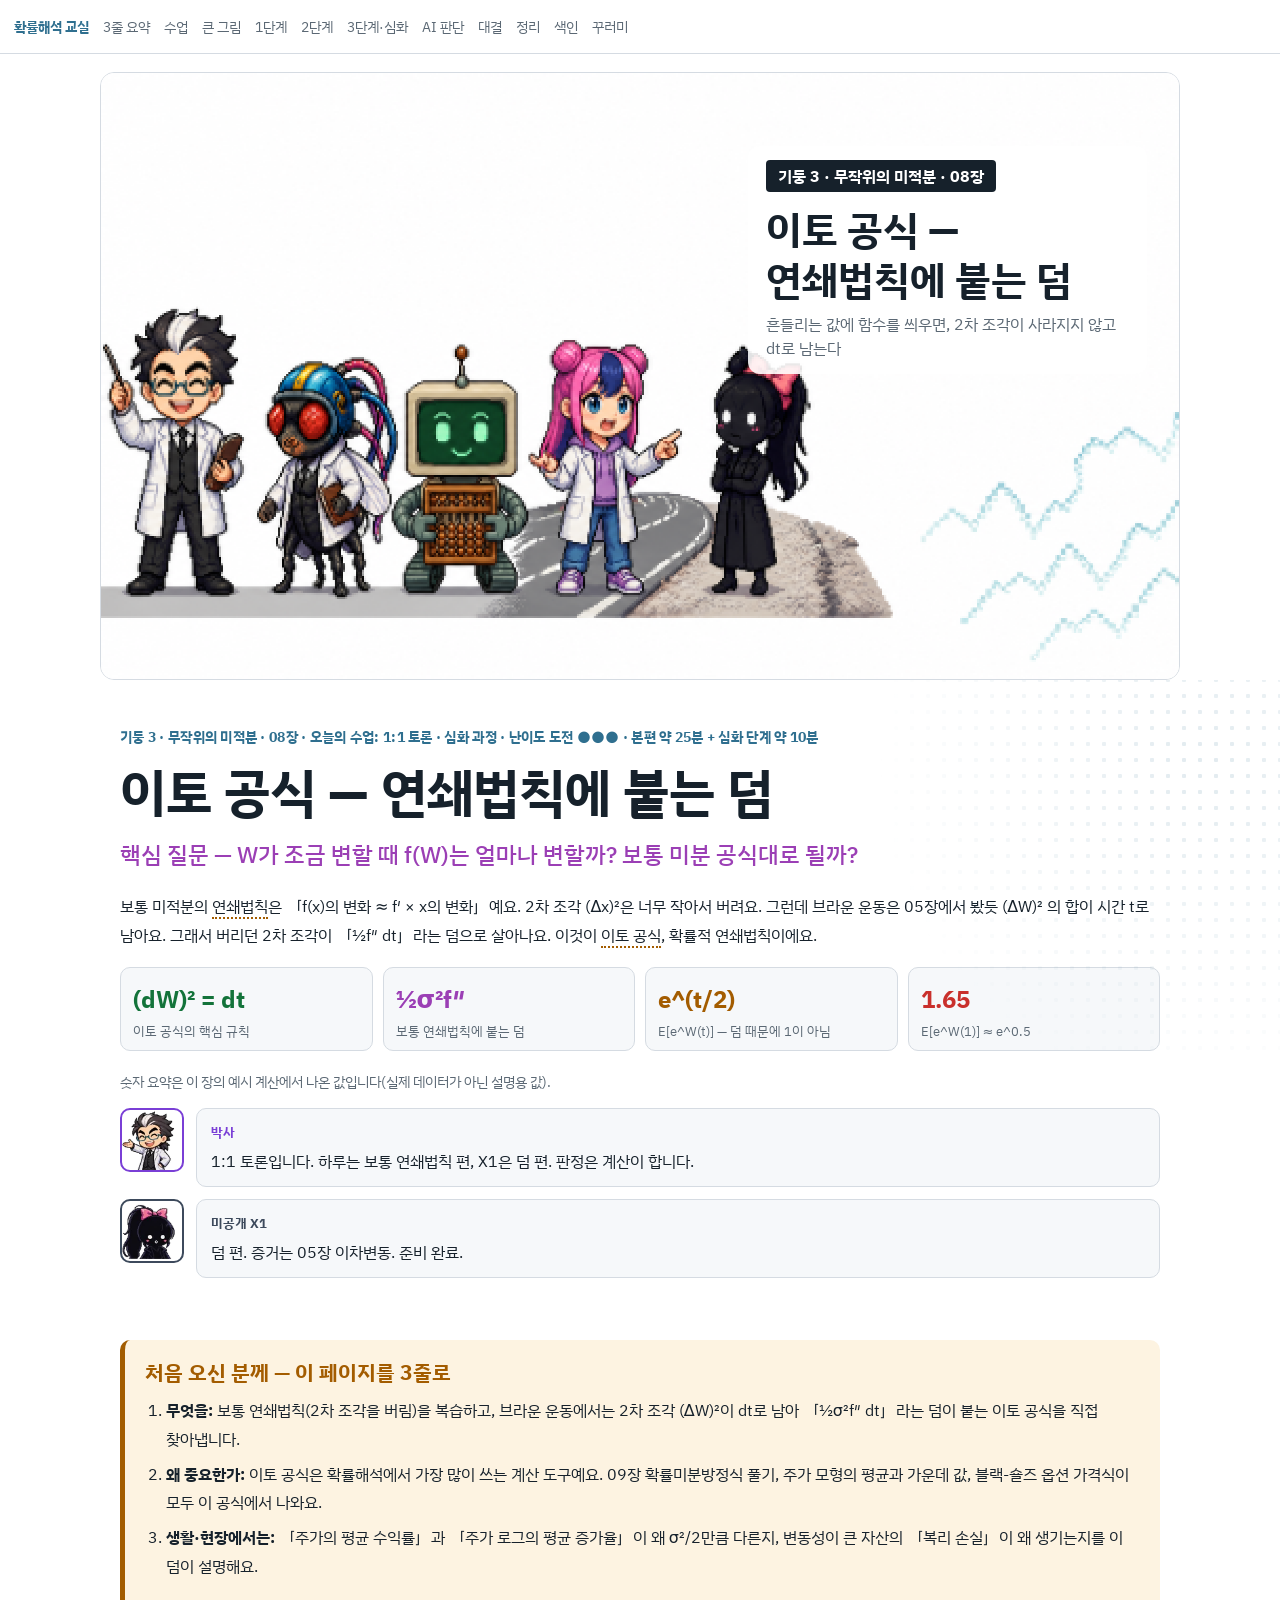
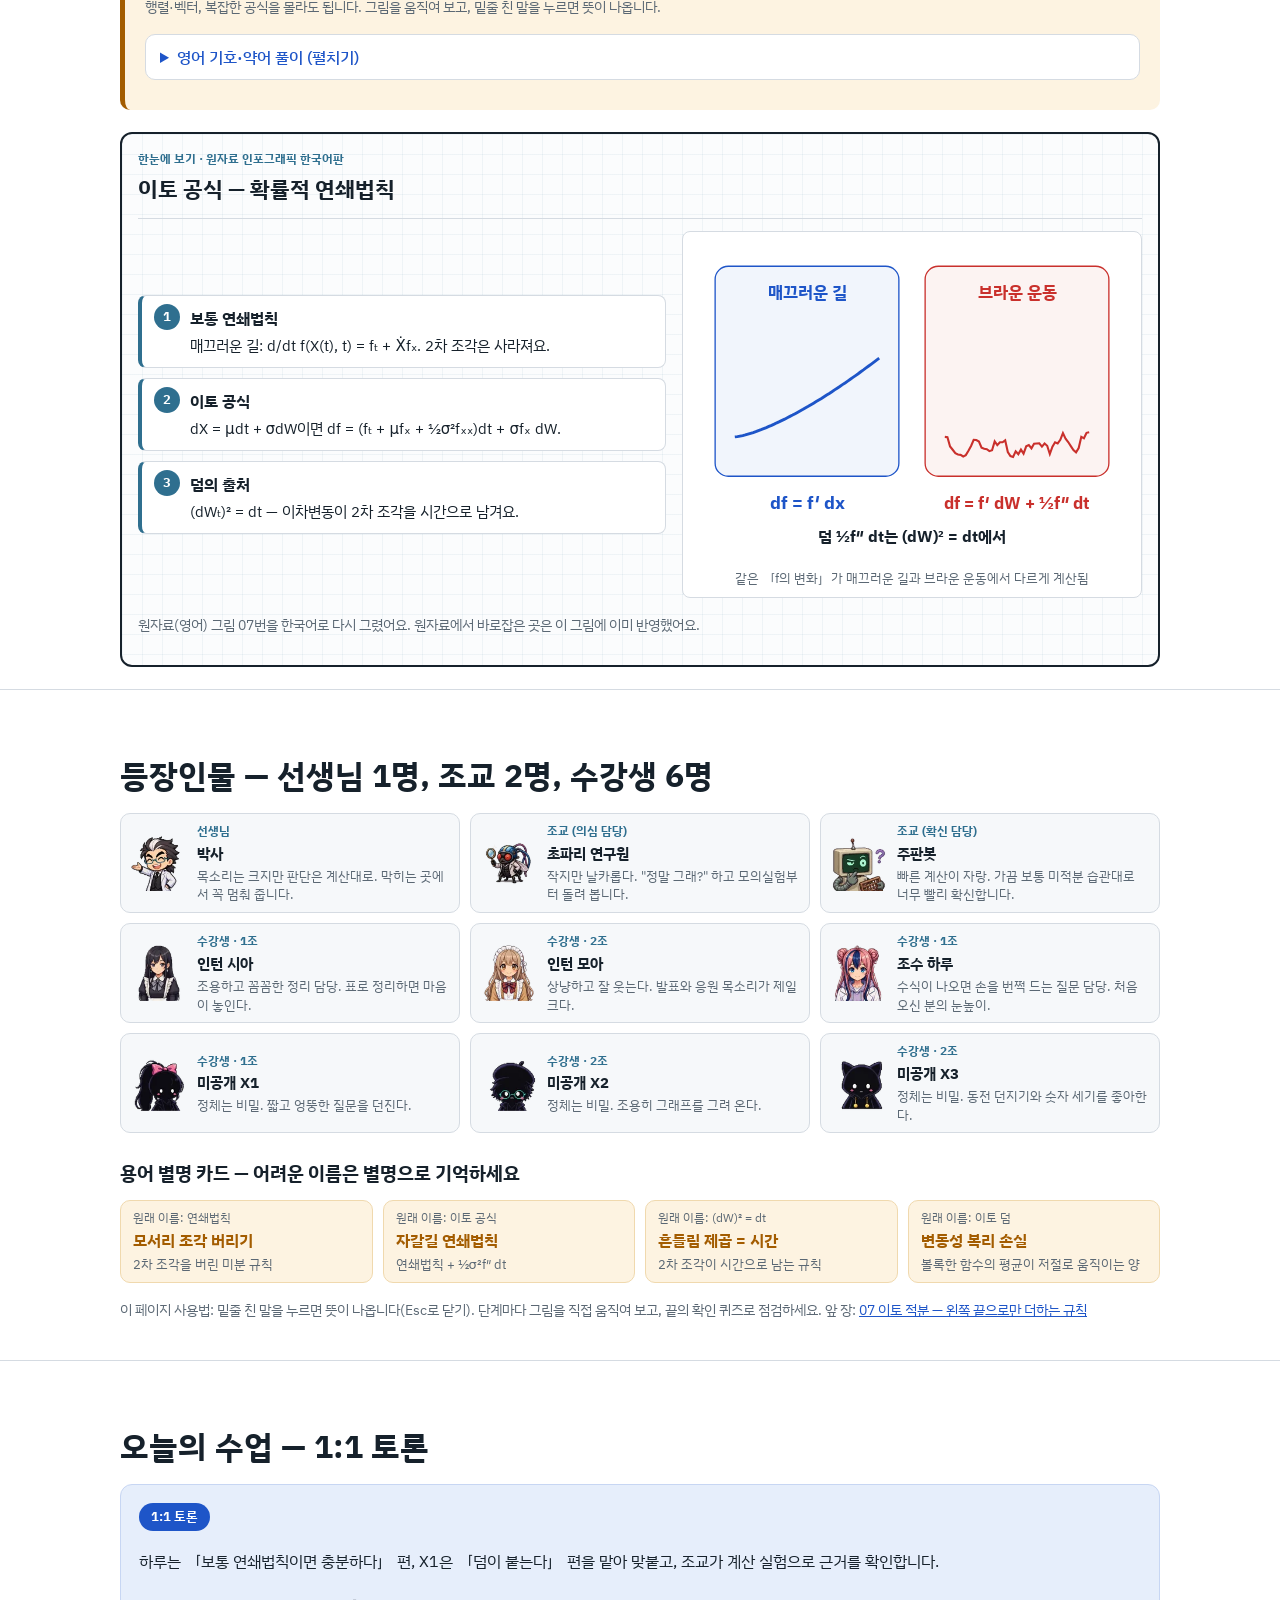
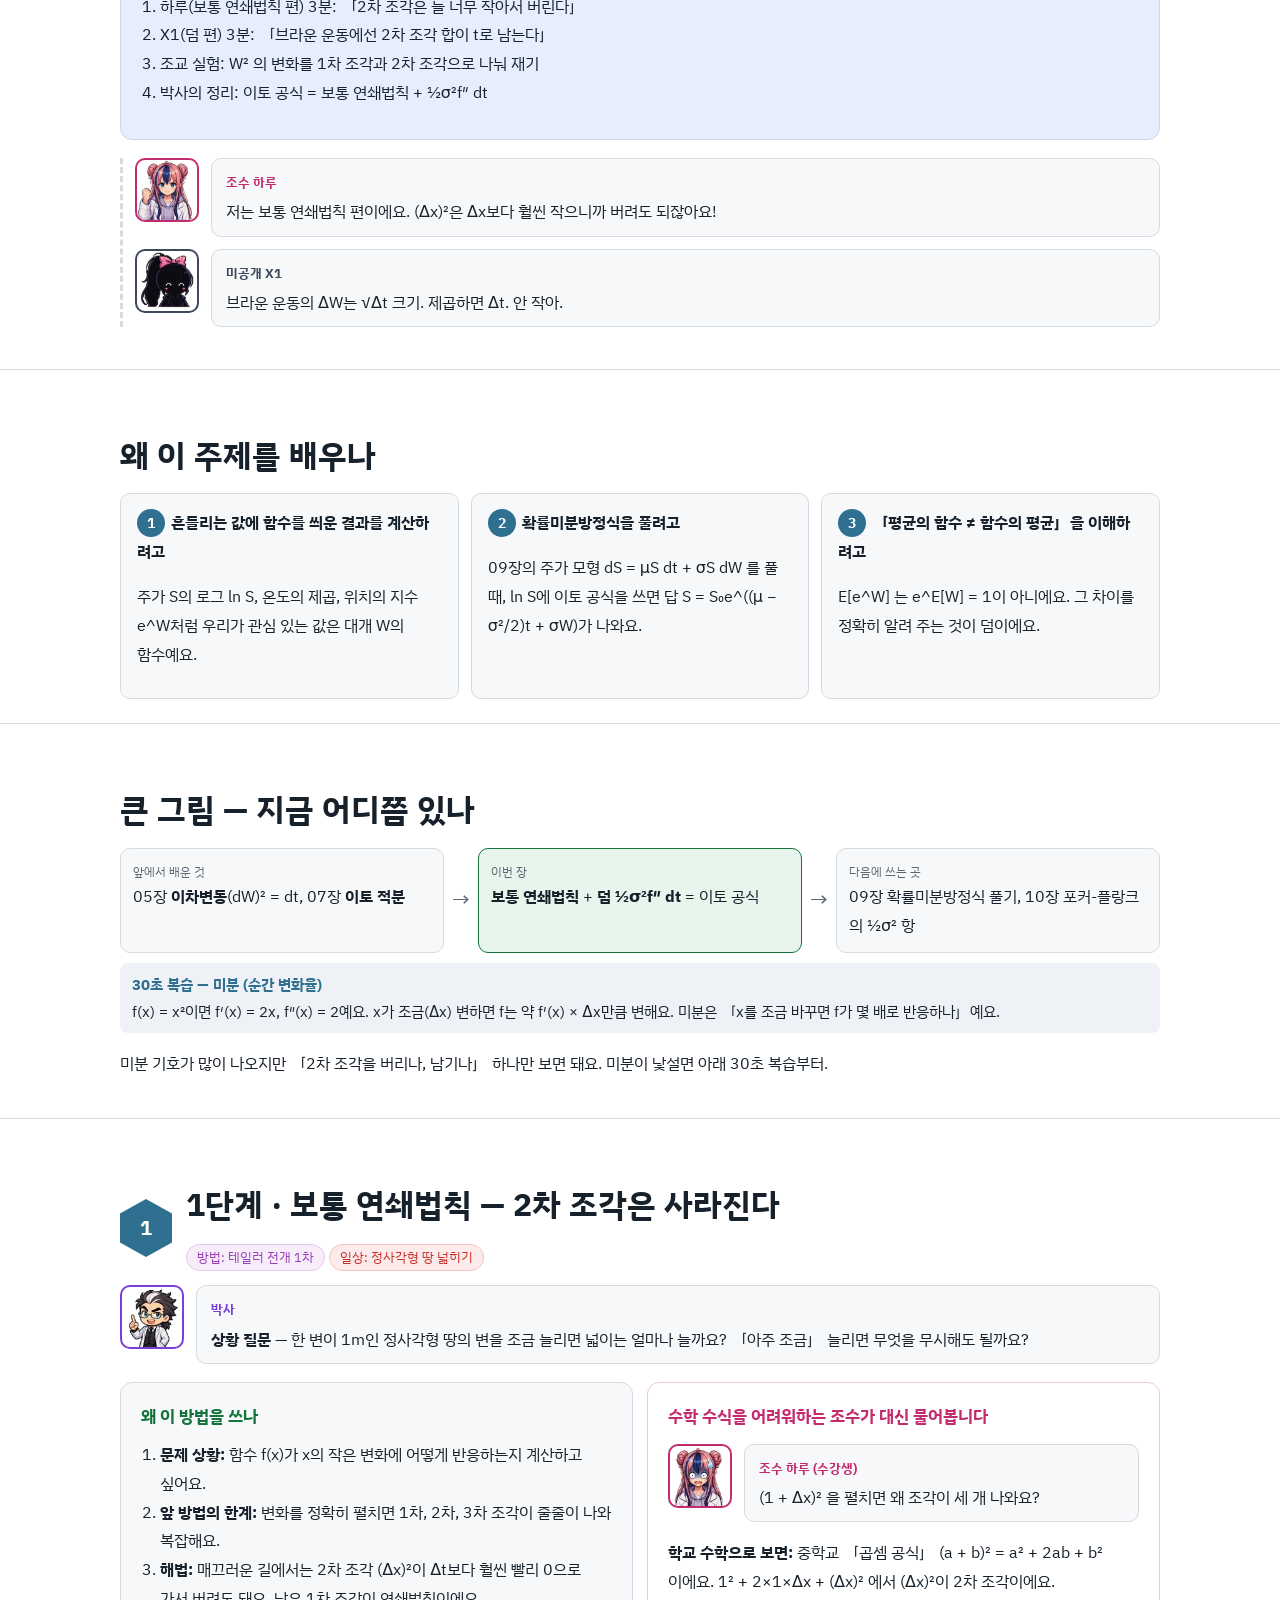
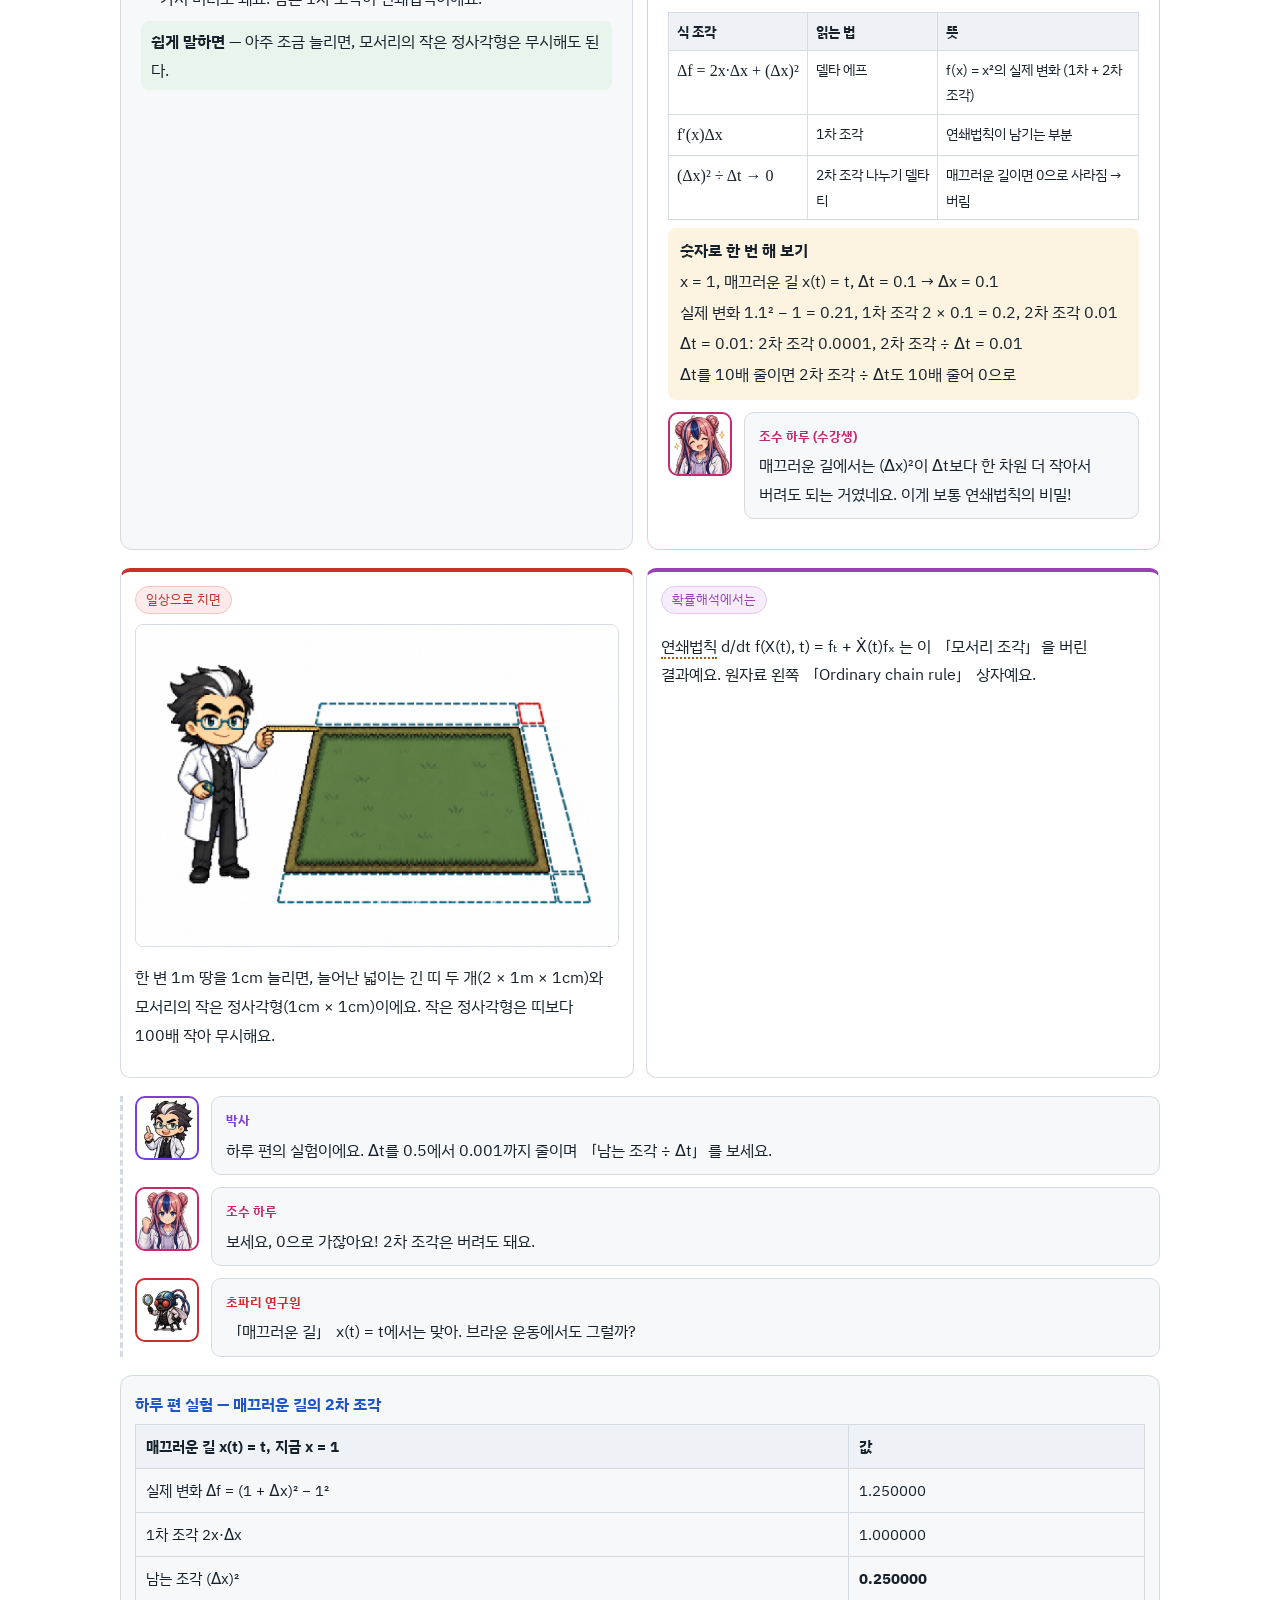
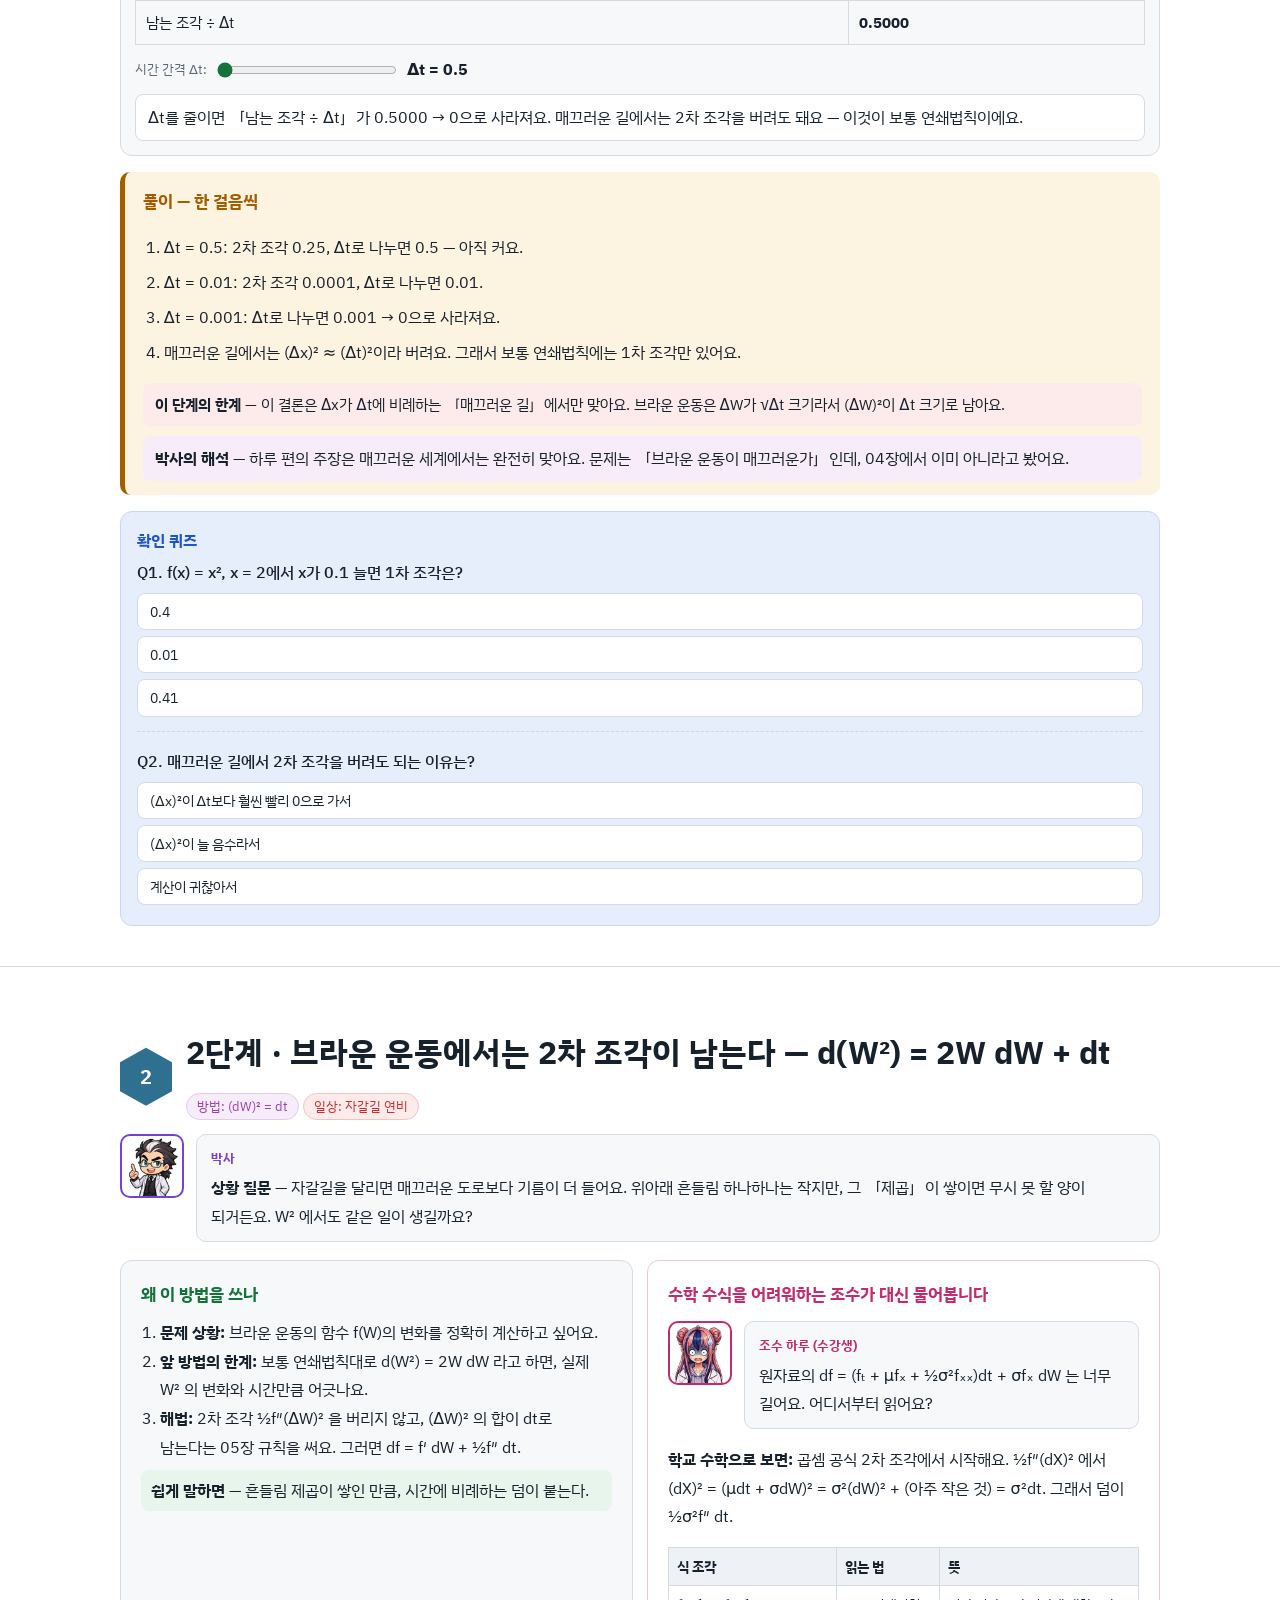
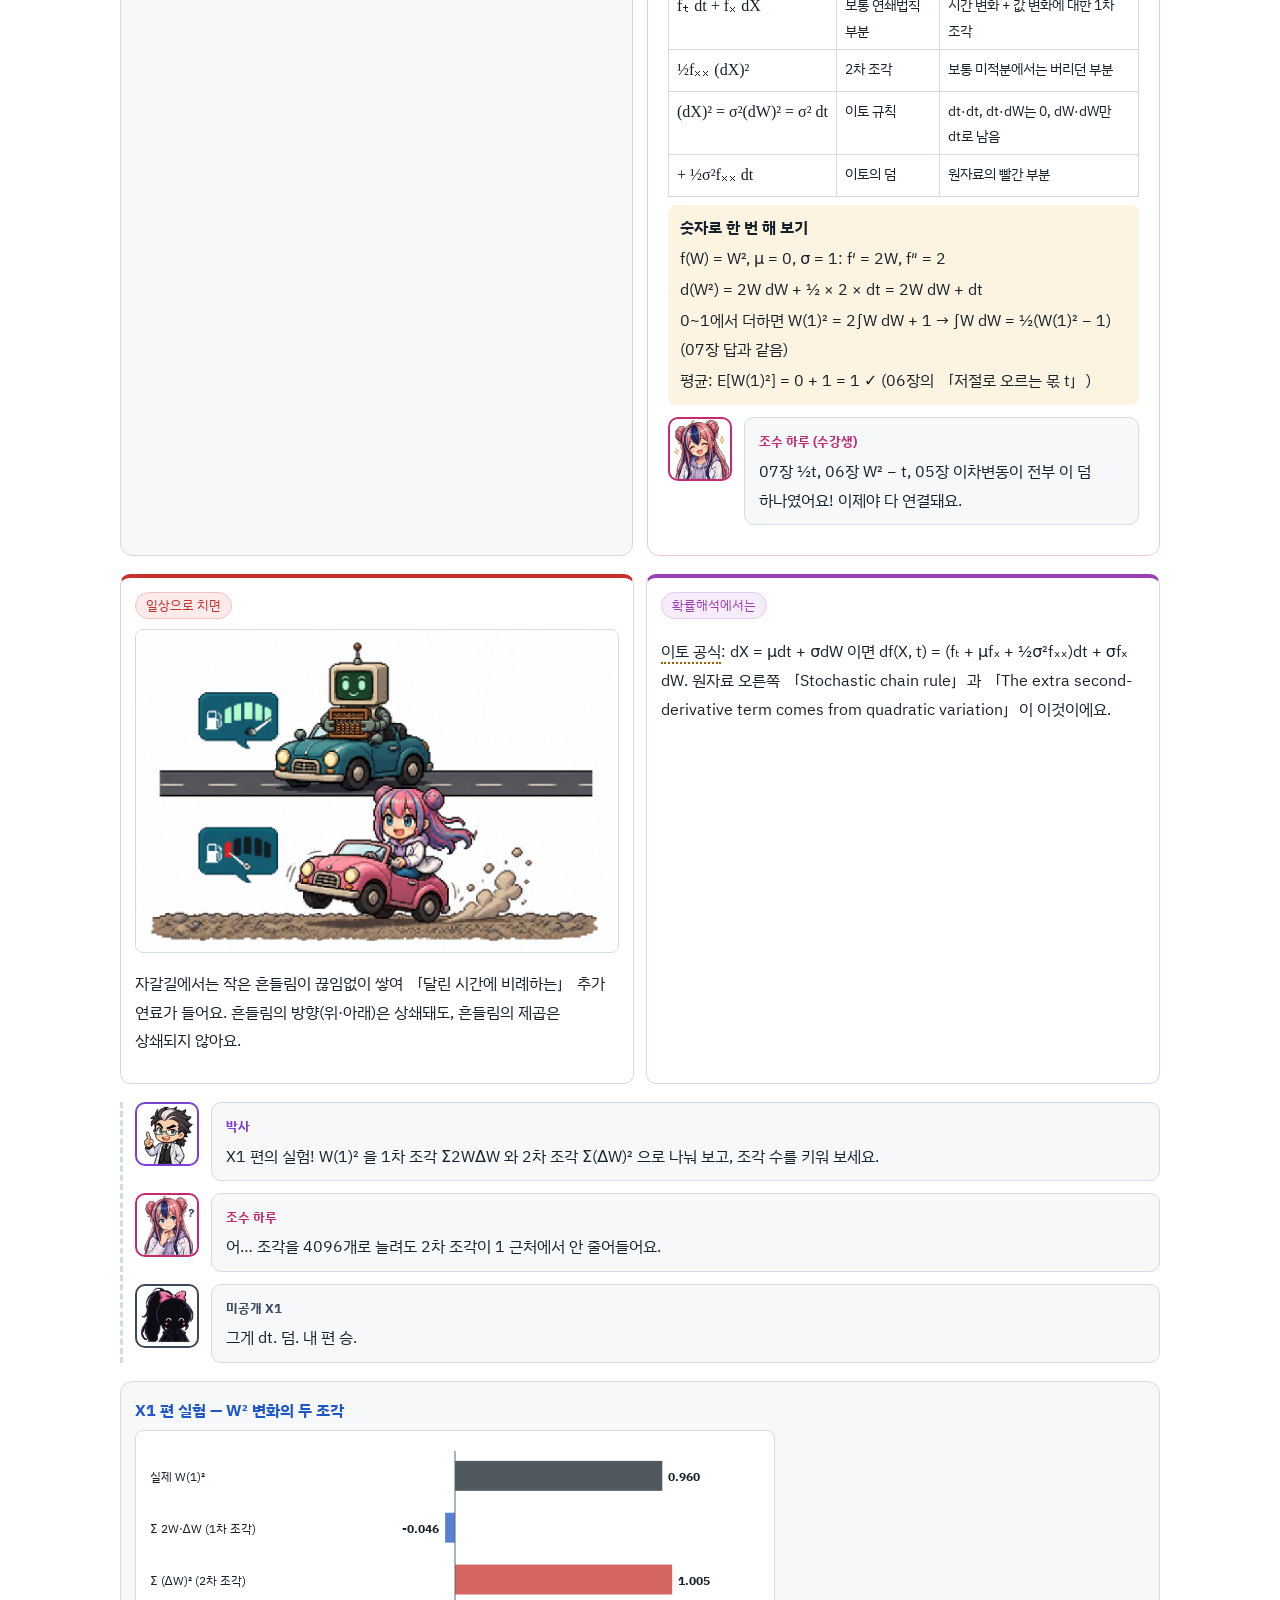
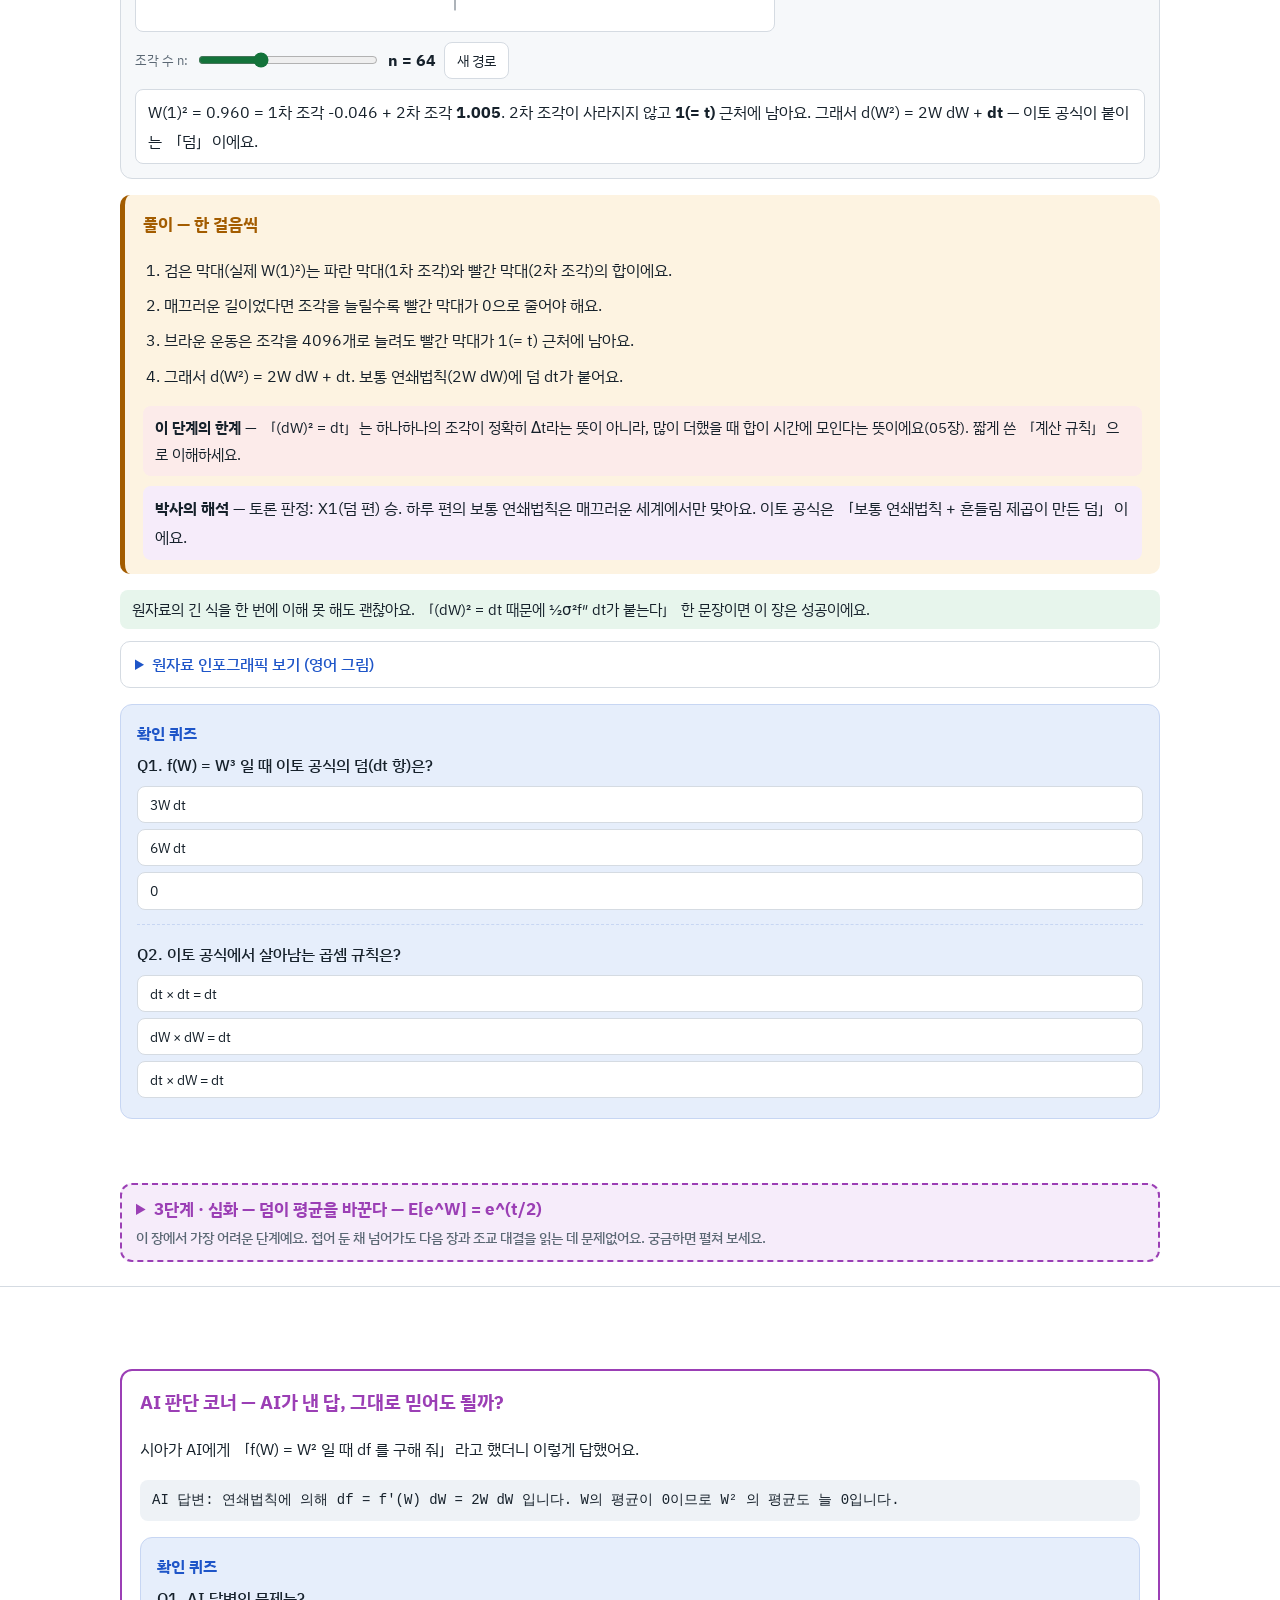
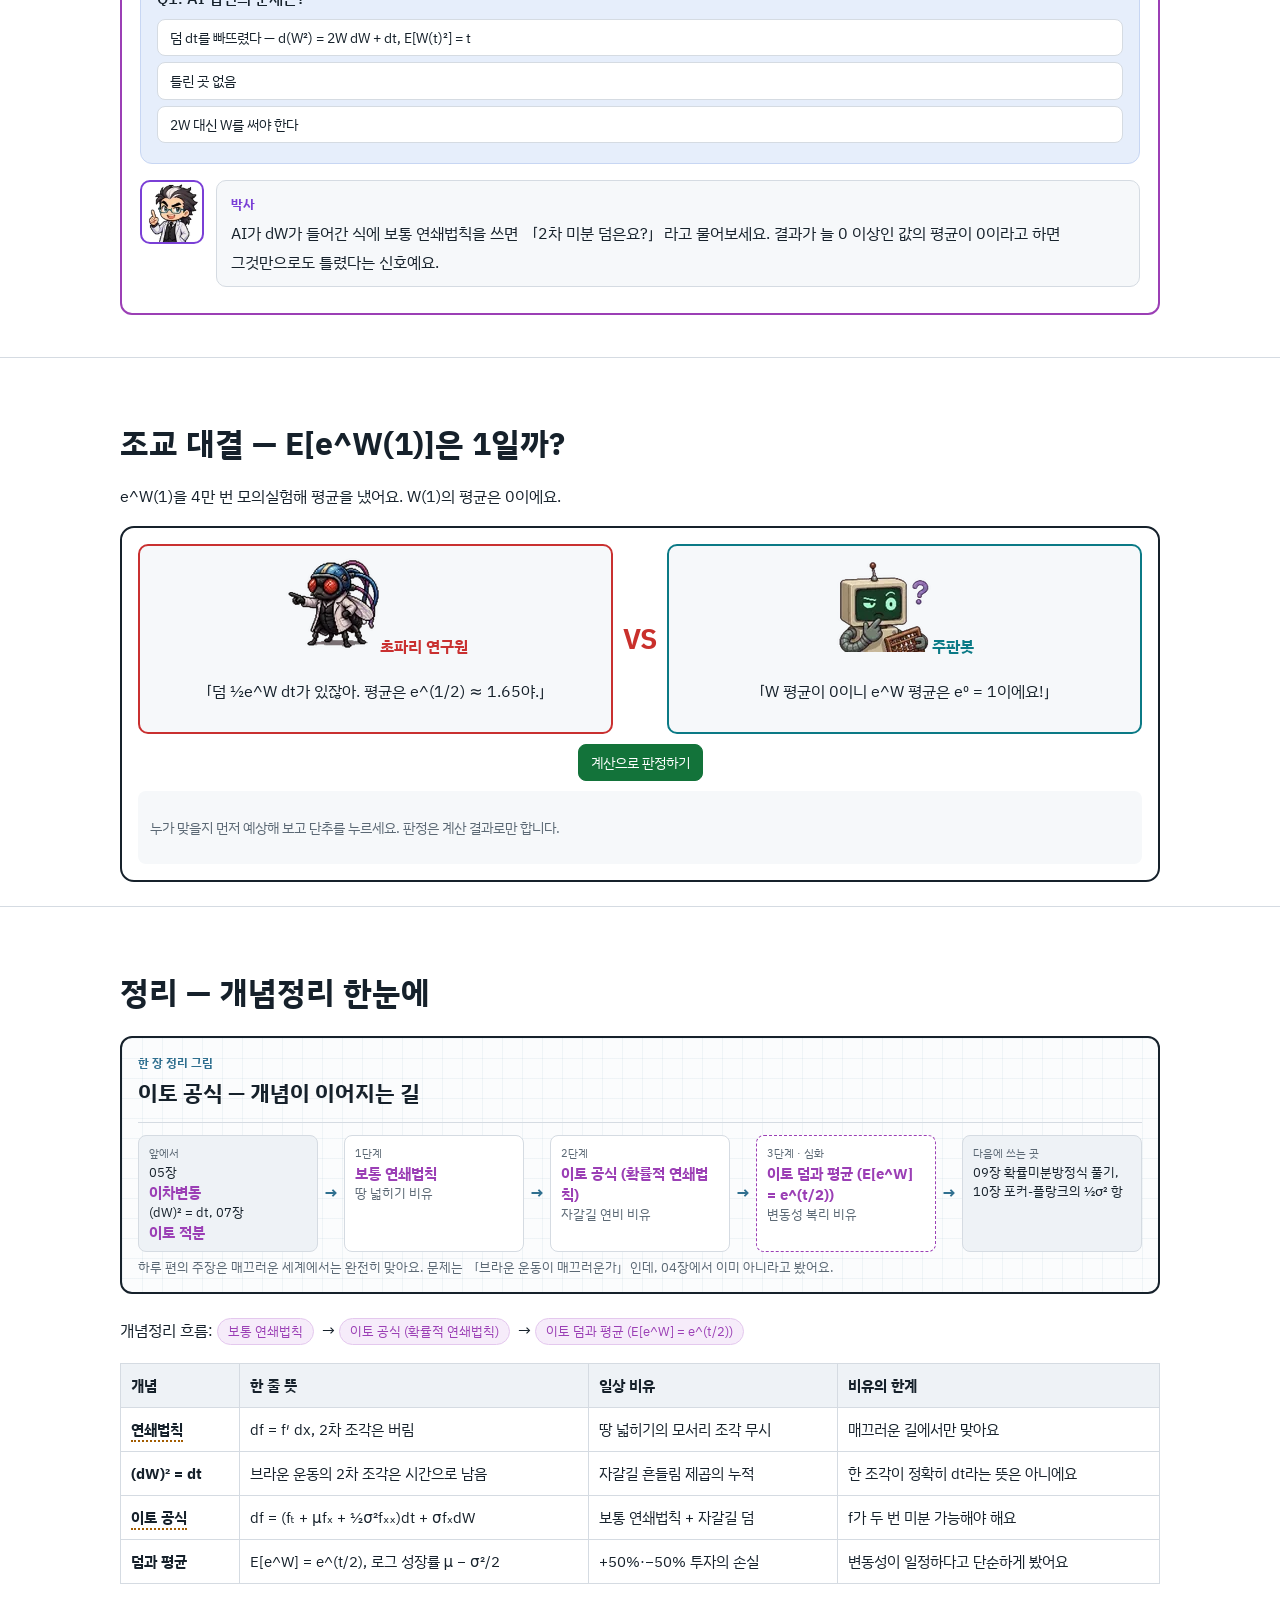
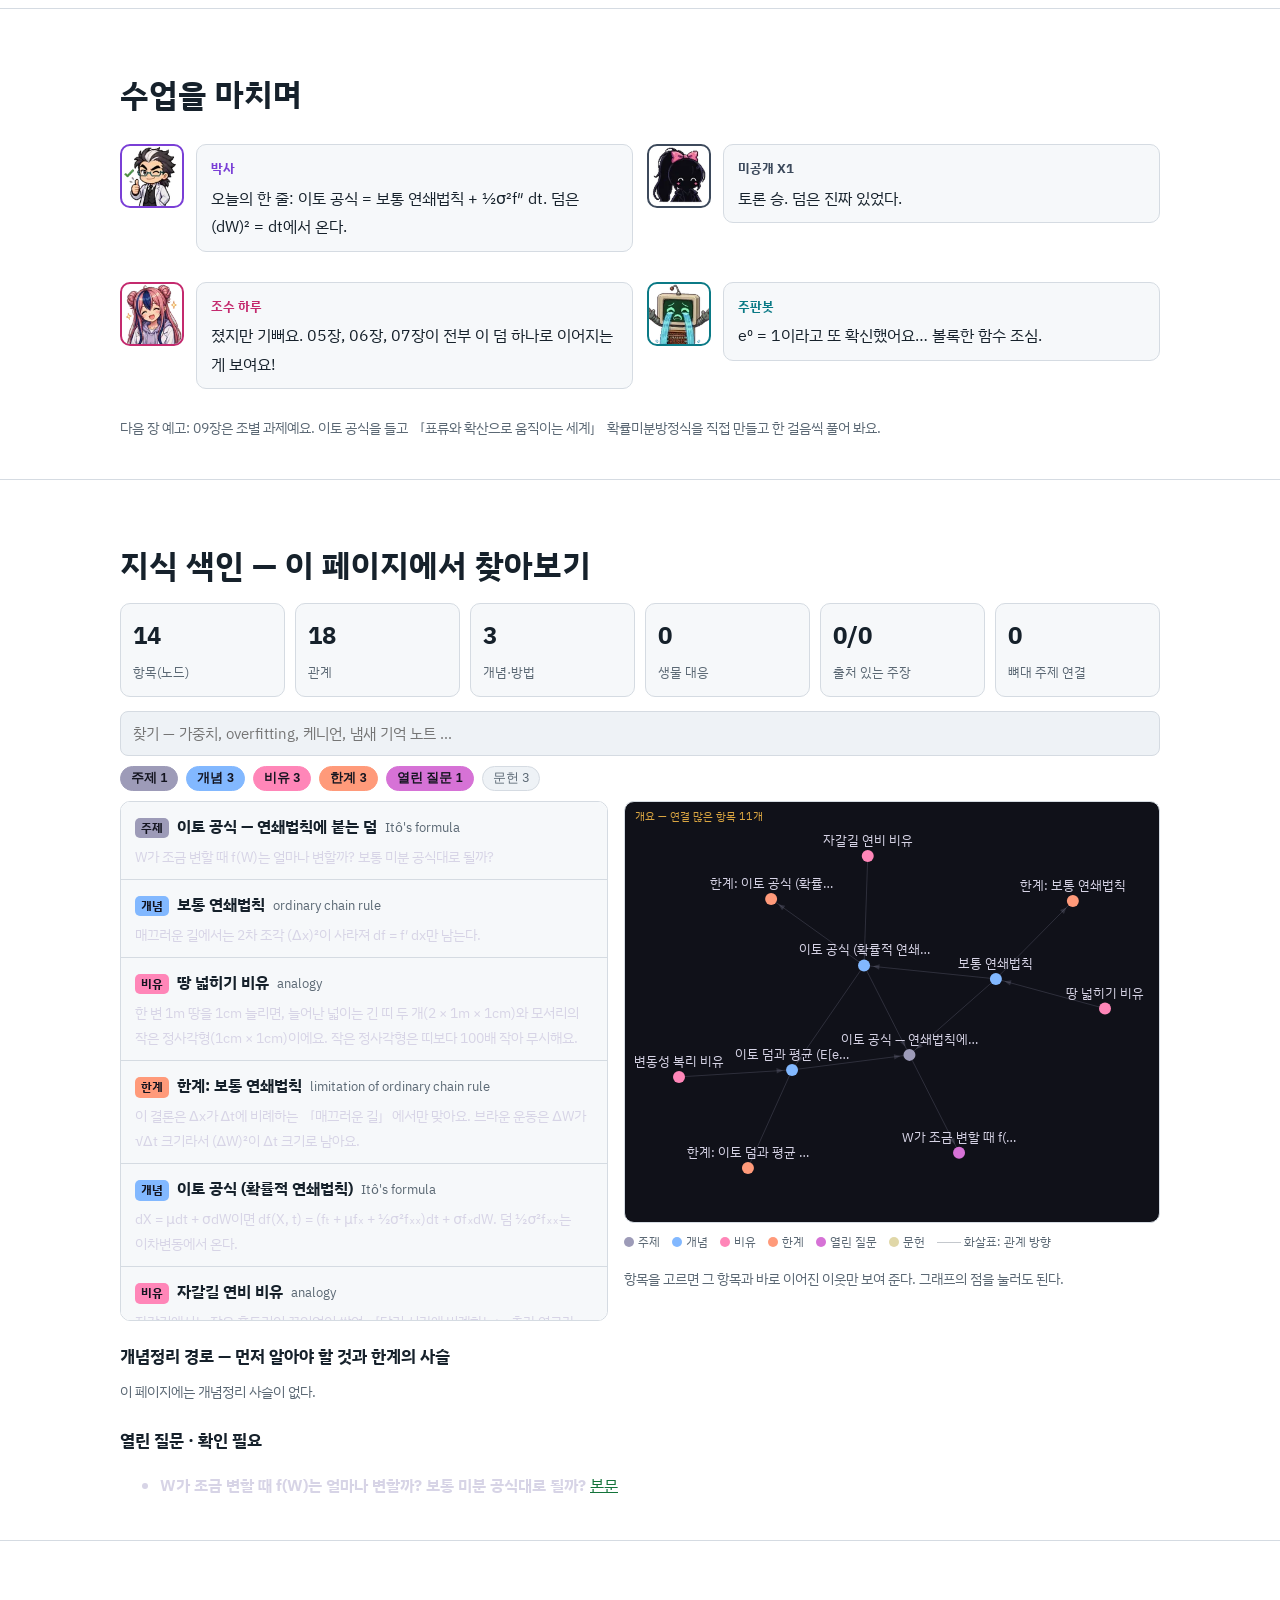
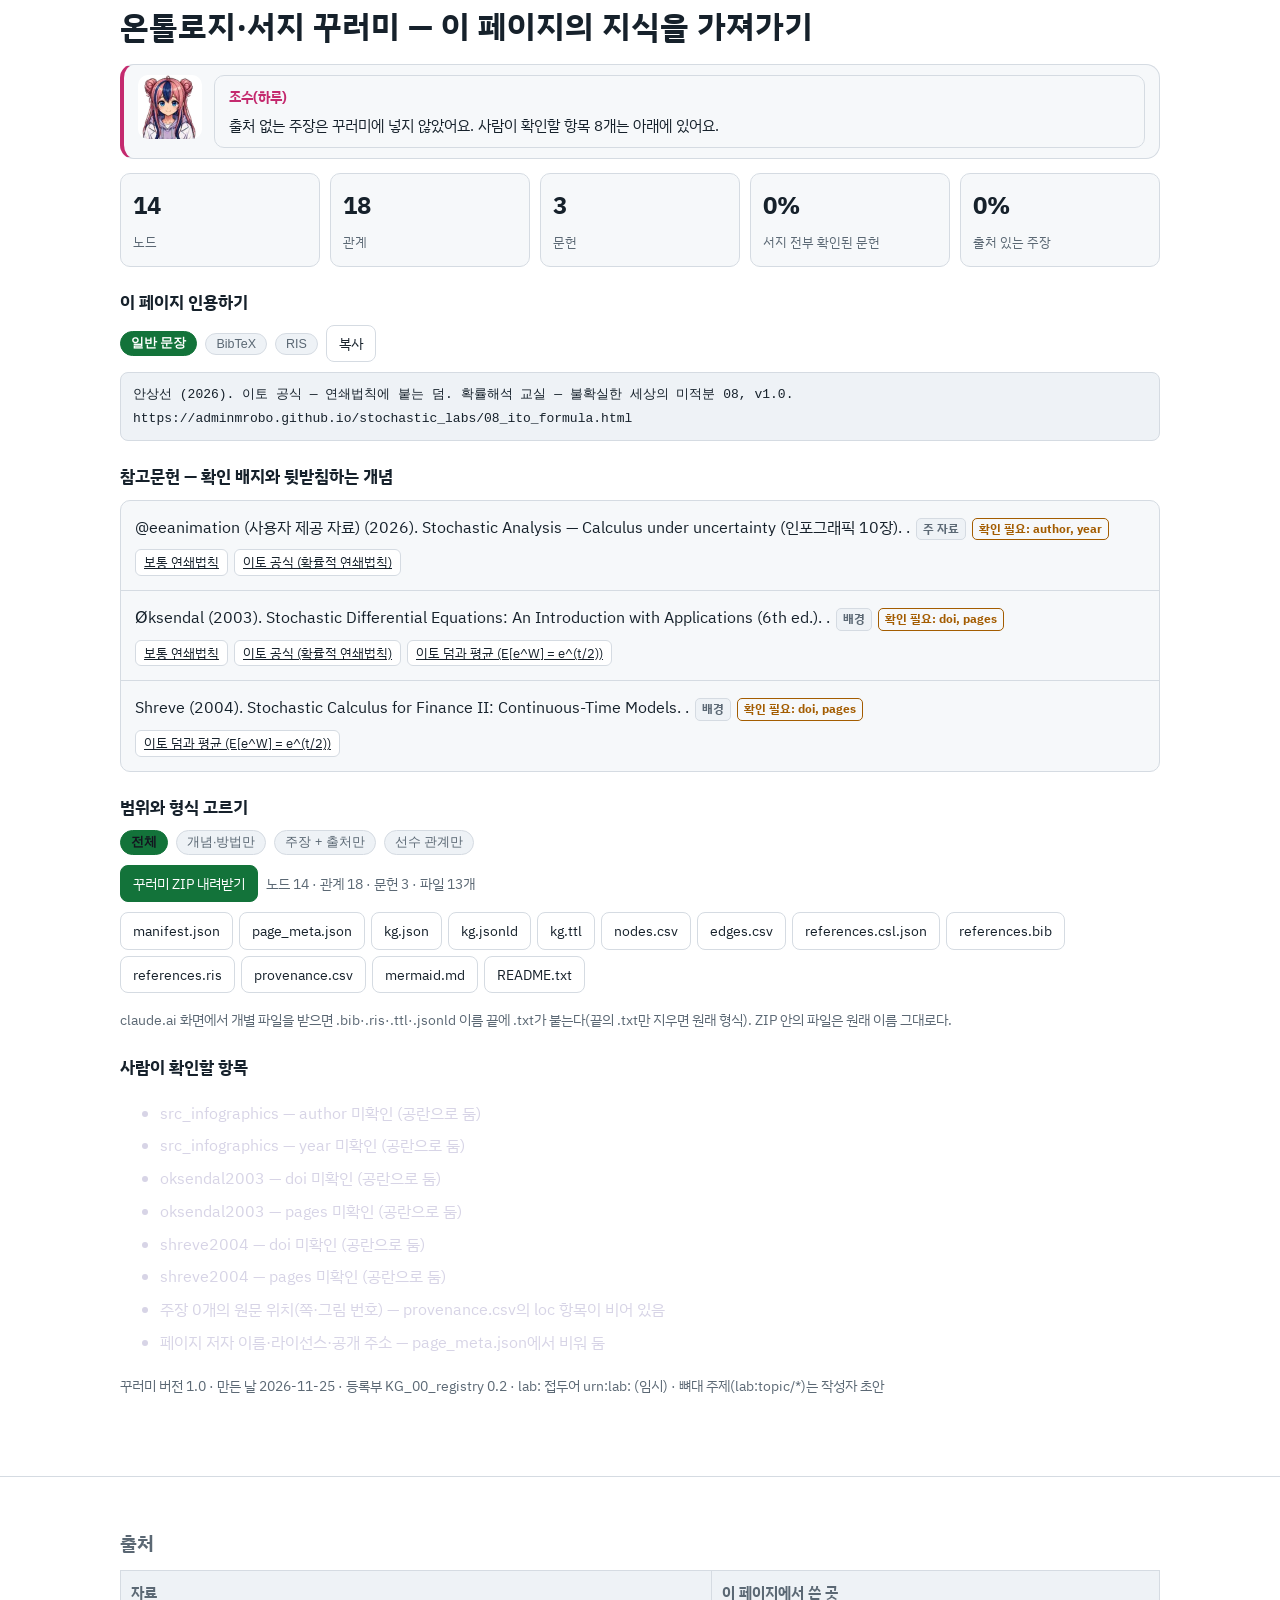
<file: 08_ito_formula.html>
<!DOCTYPE html><html lang="ko"><head>
<meta charset="utf-8">
<meta name="viewport" content="width=device-width, initial-scale=1, viewport-fit=cover">
<title>08 이토 공식 — 연쇄법칙에 붙는 덤 — 확률해석 교실 — 불확실한 세상의 미적분</title>
<meta name="description" content="W가 조금 변할 때 f(W)는 얼마나 변할까? 보통 미분 공식대로 될까?">
<meta property="og:title" content="08 이토 공식 — 연쇄법칙에 붙는 덤 — 확률해석 교실 — 불확실한 세상의 미적분">
<meta property="og:description" content="W가 조금 변할 때 f(W)는 얼마나 변할까? 보통 미분 공식대로 될까?">
<meta property="og:type" content="article">
<meta property="og:image" content="img/og/og_08.webp">
<link rel="preconnect" href="https://fonts.googleapis.com"><link rel="preconnect" href="https://fonts.gstatic.com" crossorigin>
<link href="https://fonts.googleapis.com/css2?family=IBM+Plex+Sans+KR:wght@400;500;700&display=swap" rel="stylesheet">
<link rel="stylesheet" href="assets/lab.css">
<!-- px-fix v1 --><style id="px-fix">img{image-rendering:auto!important}</style><script id="px-fix-js">(function(){var R=window.ResizeObserver;function f(i){var n=i.naturalWidth,w=i.getBoundingClientRect().width;if(!n||!w)return;var s=w*(window.devicePixelRatio||1)/n;i.style.setProperty("image-rendering",s>=1.95?"pixelated":"auto","important")}var ro=R?new R(function(es){es.forEach(function(e){f(e.target)})}):null;function a(i){if(i.__px)return;i.__px=1;i.addEventListener("load",function(){f(i)});if(ro)ro.observe(i);f(i)}function all(r){(r||document).querySelectorAll&&(r||document).querySelectorAll("img").forEach(a)}function go(){all();if(window.MutationObserver)new MutationObserver(function(ms){ms.forEach(function(m){m.addedNodes.forEach(function(n){if(n.nodeType!==1)return;if(n.tagName==="IMG")a(n);else all(n)})})}).observe(document.documentElement,{childList:true,subtree:true});window.addEventListener("resize",function(){document.querySelectorAll("img").forEach(f)})}if(document.readyState==="loading")document.addEventListener("DOMContentLoaded",go);else go()})();</script><!-- /px-fix -->
</head><body>
<nav class="top" aria-label="이 페이지 목차"><a class="logo" href="index.html">확률해석 교실</a><a href="#three">3줄 요약</a><a href="#class">수업</a><a href="#map">큰 그림</a><a href="#lv1">1단계</a><a href="#lv2">2단계</a><a href="#lv3">3단계·심화</a><a href="#ai">AI 판단</a><a href="#duel">대결</a><a href="#sum">정리</a><a href="#kg">색인</a><a href="#export">꾸러미</a></nav><div id="prog"></div>
<div class="cover has-img" id="top"><img class="cimg" src="img/cover/cover_08.webp" width="1920" height="1080" alt="이토 공식 — 연쇄법칙에 붙는 덤 표지 — 박사, 초파리 연구원, 주판봇, 미공개 X1"><div class="ctext"><span class="no">기둥 3 · 무작위의 미적분 · 08장</span><h1>이토 공식 — 연쇄법칙에 붙는 덤</h1><p>흔들리는 값에 함수를 씌우면, 2차 조각이 사라지지 않고 dt로 남는다</p></div></div>
<header class="hero"><div class="wrap">
<div class="kicker">기둥 3 · 무작위의 미적분 · 08장 · 오늘의 수업: 1:1 토론 · 심화 과정 · 난이도 도전 ●●● · 본편 약 25분 + 심화 단계 약 10분</div>
<h1>이토 공식 — 연쇄법칙에 붙는 덤</h1>
<p class="q">핵심 질문 — W가 조금 변할 때 f(W)는 얼마나 변할까? 보통 미분 공식대로 될까?</p>
<p>보통 미적분의 <span class="jt" data-t="연쇄법칙" data-d="합성함수의 미분 규칙. f(x(t))의 변화 ≈ f′(x) × x의 변화.">연쇄법칙</span>은 「f(x)의 변화 ≈ f′ × x의 변화」예요. 2차 조각 (Δx)²은 너무 작아서 버려요. 그런데 브라운 운동은 05장에서 봤듯 (ΔW)² 의 합이 시간 t로 남아요. 그래서 버리던 2차 조각이 「½f″ dt」라는 덤으로 살아나요. 이것이 <span class="jt" data-t="이토 공식" data-d="브라운 운동이 들어간 값의 함수를 미분하는 규칙. 보통 연쇄법칙에 ½σ²f″ dt가 더해진다.">이토 공식</span>, 확률적 연쇄법칙이에요.</p>
<div class="kpis"><div class="kpi g"><b>(dW)² = dt</b><span>이토 공식의 핵심 규칙</span></div><div class="kpi m"><b>½σ²f″</b><span>보통 연쇄법칙에 붙는 덤</span></div><div class="kpi a"><b>e^(t/2)</b><span>E[e^W(t)] — 덤 때문에 1이 아님</span></div><div class="kpi r"><b>1.65</b><span>E[e^W(1)] ≈ e^0.5</span></div></div>
<p class="note">숫자 요약은 이 장의 예시 계산에서 나온 값입니다(실제 데이터가 아닌 설명용 값).</p>
<div class="say" data-who="doc"><img class="who" data-who="doc" data-mood="front" alt="" aria-hidden="true"><div><b class="name">박사</b><p>1:1 토론입니다. 하루는 보통 연쇄법칙 편, X1은 덤 편. 판정은 계산이 합니다.</p></div></div><div class="say" data-who="x1"><img class="who" data-who="x1" data-mood="e04" alt="" aria-hidden="true"><div><b class="name">미공개 X1</b><p>덤 편. 증거는 05장 이차변동. 준비 완료.</p></div></div>
</div></header>
<div class="wrap"><div class="three" id="three"><h2>처음 오신 분께 — 이 페이지를 3줄로</h2><ol>
<li><b>무엇을:</b> 보통 연쇄법칙(2차 조각을 버림)을 복습하고, 브라운 운동에서는 2차 조각 (ΔW)²이 dt로 남아 「½σ²f″ dt」라는 덤이 붙는 이토 공식을 직접 찾아냅니다.</li><li><b>왜 중요한가:</b> 이토 공식은 확률해석에서 가장 많이 쓰는 계산 도구예요. 09장 확률미분방정식 풀기, 주가 모형의 평균과 가운데 값, 블랙-숄즈 옵션 가격식이 모두 이 공식에서 나와요.</li><li><b>생활·현장에서는:</b> 「주가의 평균 수익률」과 「주가 로그의 평균 증가율」이 왜 σ²/2만큼 다른지, 변동성이 큰 자산의 「복리 손실」이 왜 생기는지를 이 덤이 설명해요.</li></ol>
<p class="note">행렬·벡터, 복잡한 공식을 몰라도 됩니다. 그림을 움직여 보고, 밑줄 친 말을 누르면 뜻이 나옵니다.</p>
<details><summary>영어 기호·약어 풀이 (펼치기)</summary><ul><li><b>f′, f″ (또는 fₓ, fₓₓ)</b> — f를 한 번, 두 번 미분한 것</li><li><b>fₜ</b> — f를 시간 t로 미분한 것</li><li><b>dXₜ = μ dt + σ dWₜ</b> — X의 짧은 순간 변화 = 표류 μ × 시간 + 확산 σ × 브라운 운동 변화</li><li><b>(dWₜ)² = dt</b> — 브라운 운동 변화의 제곱은 시간 (05장 이차변동)</li></ul></details>
</div><figure class="infog" id="infog"><div class="ihead"><span>한눈에 보기 · 원자료 인포그래픽 한국어판</span><b>이토 공식 — 확률적 연쇄법칙</b></div><div class="ibody"><div class="icards"><div class="ic"><b class="n">1</b><div><b>보통 연쇄법칙</b><p>매끄러운 길: d/dt f(X(t), t) = fₜ + Ẋfₓ. 2차 조각은 사라져요.</p></div></div><div class="ic"><b class="n">2</b><div><b>이토 공식</b><p>dX = μdt + σdW이면 df = (fₜ + μfₓ + ½σ²fₓₓ)dt + σfₓ dW.</p></div></div><div class="ic"><b class="n">3</b><div><b>덤의 출처</b><p>(dWₜ)² = dt — 이차변동이 2차 조각을 시간으로 남겨요.</p></div></div></div><div class="idia"><svg viewBox="0 0 320 240" width="100%" role="img" aria-label="보통 연쇄법칙과 이토 공식 비교" style="max-width:420px;font-family:inherit"><rect x="10" y="20" width="140" height="160" rx="10" fill="rgba(30,85,200,.06)" stroke="#1e55c8"/><rect x="170" y="20" width="140" height="160" rx="10" fill="rgba(201,48,44,.06)" stroke="#c9302c"/><path d="M25.0 150.0 L27.0 149.8 L29.0 149.4 L31.0 149.0 L33.0 148.5 L35.0 147.9 L37.0 147.3 L39.0 146.7 L41.0 146.0 L43.0 145.2 L45.0 144.5 L47.0 143.7 L49.0 142.9 L51.0 142.0 L53.0 141.2 L55.0 140.3 L57.0 139.3 L59.0 138.4 L61.0 137.4 L63.0 136.5 L65.0 135.4 L67.0 134.4 L69.0 133.4 L71.0 132.3 L73.0 131.2 L75.0 130.1 L77.0 129.0 L79.0 127.8 L81.0 126.7 L83.0 125.5 L85.0 124.3 L87.0 123.1 L89.0 121.9 L91.0 120.7 L93.0 119.4 L95.0 118.1 L97.0 116.9 L99.0 115.6 L101.0 114.2 L103.0 112.9 L105.0 111.6 L107.0 110.2 L109.0 108.9 L111.0 107.5 L113.0 106.1 L115.0 104.7 L117.0 103.3 L119.0 101.9 L121.0 100.4 L123.0 99.0 L125.0 97.5 L127.0 96.0 L129.0 94.5 L131.0 93.0 L133.0 91.5 L135.0 90.0" fill="none" stroke="#1e55c8" stroke-width="2.2"/><path d="M185.0 150.0 L187.0 150.2 L189.0 157.3 L191.0 159.8 L193.0 162.4 L195.0 163.4 L197.0 163.7 L199.0 164.9 L201.0 163.9 L203.0 160.6 L205.0 156.9 L207.0 152.3 L209.0 152.4 L211.0 153.5 L213.0 158.2 L215.0 159.1 L217.0 159.4 L219.0 160.9 L221.0 160.2 L223.0 153.4 L225.0 156.2 L227.0 154.1 L229.0 154.1 L231.0 152.6 L233.0 161.5 L235.0 164.6 L237.0 165.3 L239.0 161.0 L241.0 163.2 L243.0 159.7 L245.0 162.8 L247.0 157.2 L249.0 156.3 L251.0 158.7 L253.0 155.2 L255.0 155.0 L257.0 154.9 L259.0 157.4 L261.0 155.1 L263.0 156.8 L265.0 163.1 L267.0 157.5 L269.0 154.1 L271.0 155.0 L273.0 152.2 L275.0 147.1 L277.0 151.3 L279.0 153.9 L281.0 157.0 L283.0 160.0 L285.0 161.8 L287.0 158.5 L289.0 150.0 L291.0 151.1 L293.0 146.9 L295.0 146.5" fill="none" stroke="#c9302c" stroke-width="1.6"/><text x="80.0" y="44.0" font-size="13" fill="#1e55c8" font-weight="700" text-anchor="middle">매끄러운 길</text><text x="240.0" y="44.0" font-size="13" fill="#c9302c" font-weight="700" text-anchor="middle">브라운 운동</text><text x="80.0" y="205.0" font-size="14" fill="#1e55c8" font-weight="700" text-anchor="middle">df = f′ dx</text><text x="240.0" y="205.0" font-size="13" fill="#c9302c" font-weight="700" text-anchor="middle">df = f′ dW + ½f″ dt</text><text x="160.0" y="230.0" font-size="12" fill="#16212b" font-weight="700" text-anchor="middle">덤 ½f″ dt는 (dW)² = dt에서</text></svg><figcaption>같은 「f의 변화」가 매끄러운 길과 브라운 운동에서 다르게 계산됨</figcaption></div></div><p class="note">원자료(영어) 그림 07번을 한국어로 다시 그렸어요. 원자료에서 바로잡은 곳은 이 그림에 이미 반영했어요.</p></figure></div>
<section class="level" id="cast"><div class="wrap"><h2>등장인물 — 선생님 1명, 조교 2명, 수강생 6명</h2>
<div class="cast"><div><img class="" data-who="doc" data-mood="front" alt="" aria-hidden="true"><div><span class="role">선생님</span><b>박사</b><span>목소리는 크지만 판단은 계산대로. 막히는 곳에서 꼭 멈춰 줍니다.</span></div></div><div><img class="" data-who="fly" data-mood="magnify" alt="" aria-hidden="true"><div><span class="role">조교 (의심 담당)</span><b>초파리 연구원</b><span>작지만 날카롭다. &quot;정말 그래?&quot; 하고 모의실험부터 돌려 봅니다.</span></div></div><div><img class="" data-who="robo" data-mood="calc" alt="" aria-hidden="true"><div><span class="role">조교 (확신 담당)</span><b>주판봇</b><span>빠른 계산이 자랑. 가끔 보통 미적분 습관대로 너무 빨리 확신합니다.</span></div></div><div><img class="" data-who="sia" data-mood="e13" alt="" aria-hidden="true"><div><span class="role">수강생 · 1조</span><b>인턴 시아</b><span>조용하고 꼼꼼한 정리 담당. 표로 정리하면 마음이 놓인다.</span></div></div><div><img class="" data-who="moa" data-mood="e13" alt="" aria-hidden="true"><div><span class="role">수강생 · 2조</span><b>인턴 모아</b><span>상냥하고 잘 웃는다. 발표와 응원 목소리가 제일 크다.</span></div></div><div><img class="" data-who="asst" data-mood="e13" alt="" aria-hidden="true"><div><span class="role">수강생 · 1조</span><b>조수 하루</b><span>수식이 나오면 손을 번쩍 드는 질문 담당. 처음 오신 분의 눈높이.</span></div></div><div><img class="" data-who="x1" data-mood="e13" alt="" aria-hidden="true"><div><span class="role">수강생 · 1조</span><b>미공개 X1</b><span>정체는 비밀. 짧고 엉뚱한 질문을 던진다.</span></div></div><div><img class="" data-who="x2" data-mood="e13" alt="" aria-hidden="true"><div><span class="role">수강생 · 2조</span><b>미공개 X2</b><span>정체는 비밀. 조용히 그래프를 그려 온다.</span></div></div><div><img class="" data-who="x3" data-mood="e13" alt="" aria-hidden="true"><div><span class="role">수강생 · 2조</span><b>미공개 X3</b><span>정체는 비밀. 동전 던지기와 숫자 세기를 좋아한다.</span></div></div></div>
<h3>용어 별명 카드 — 어려운 이름은 별명으로 기억하세요</h3><div class="nick"><div><span class="role">원래 이름: 연쇄법칙</span><b>모서리 조각 버리기</b><span>2차 조각을 버린 미분 규칙</span></div><div><span class="role">원래 이름: 이토 공식</span><b>자갈길 연쇄법칙</b><span>연쇄법칙 + ½σ²f″ dt</span></div><div><span class="role">원래 이름: (dW)² = dt</span><b>흔들림 제곱 = 시간</b><span>2차 조각이 시간으로 남는 규칙</span></div><div><span class="role">원래 이름: 이토 덤</span><b>변동성 복리 손실</b><span>볼록한 함수의 평균이 저절로 움직이는 양</span></div></div>
<p class="note">이 페이지 사용법: 밑줄 친 말을 누르면 뜻이 나옵니다(Esc로 닫기). 단계마다 그림을 직접 움직여 보고, 끝의 확인 퀴즈로 점검하세요. 앞 장: <a href="07_ito_integral.html">07 이토 적분 — 왼쪽 끝으로만 더하는 규칙</a></p>
</div></section>
<section class="level" id="class"><div class="wrap"><h2>오늘의 수업 — 1:1 토론</h2>
<div class="klass"><span class="fmt">1:1 토론</span><p>하루는 「보통 연쇄법칙이면 충분하다」 편, X1은 「덤이 붙는다」 편을 맡아 맞붙고, 조교가 계산 실험으로 근거를 확인합니다.</p><ol><li>하루(보통 연쇄법칙 편) 3분: 「2차 조각은 늘 너무 작아서 버린다」</li><li>X1(덤 편) 3분: 「브라운 운동에선 2차 조각 합이 t로 남는다」</li><li>조교 실험: W² 의 변화를 1차 조각과 2차 조각으로 나눠 재기</li><li>박사의 정리: 이토 공식 = 보통 연쇄법칙 + ½σ²f″ dt</li></ol></div>
<div class="talk"><div class="say" data-who="asst"><img class="who" data-who="asst" data-mood="firm" alt="" aria-hidden="true"><div><b class="name">조수 하루</b><p>저는 보통 연쇄법칙 편이에요. (Δx)²은 Δx보다 훨씬 작으니까 버려도 되잖아요!</p></div></div><div class="say" data-who="x1"><img class="who" data-who="x1" data-mood="e16" alt="" aria-hidden="true"><div><b class="name">미공개 X1</b><p>브라운 운동의 ΔW는 √Δt 크기. 제곱하면 Δt. 안 작아.</p></div></div></div></div></section>
<section class="level" id="why"><div class="wrap"><h2>왜 이 주제를 배우나</h2><div class="steps"><div><b class="n">1</b><b>흔들리는 값에 함수를 씌운 결과를 계산하려고</b><p>주가 S의 로그 ln S, 온도의 제곱, 위치의 지수 e^W처럼 우리가 관심 있는 값은 대개 W의 함수예요.</p></div><div><b class="n">2</b><b>확률미분방정식을 풀려고</b><p>09장의 주가 모형 dS = μS dt + σS dW 를 풀 때, ln S에 이토 공식을 쓰면 답 S = S₀e^((μ − σ²/2)t + σW)가 나와요.</p></div><div><b class="n">3</b><b>「평균의 함수 ≠ 함수의 평균」을 이해하려고</b><p>E[e^W] 는 e^E[W] = 1이 아니에요. 그 차이를 정확히 알려 주는 것이 덤이에요.</p></div></div></div></section>
<section class="level" id="map"><div class="wrap"><h2>큰 그림 — 지금 어디쯤 있나</h2>
<div class="map3"><div><small>앞에서 배운 것</small>05장 <b>이차변동</b>(dW)² = dt, 07장 <b>이토 적분</b></div><i aria-hidden="true">→</i><div class="now"><small>이번 장</small><b>보통 연쇄법칙</b> + <b>덤 ½σ²f″ dt</b> = 이토 공식</div><i aria-hidden="true">→</i><div><small>다음에 쓰는 곳</small>09장 확률미분방정식 풀기, 10장 포커-플랑크의 ½σ² 항</div></div>
<div class="recap"><b>30초 복습 — 미분 (순간 변화율)</b><br>f(x) = x²이면 f′(x) = 2x, f″(x) = 2예요. x가 조금(Δx) 변하면 f는 약 f′(x) × Δx만큼 변해요. 미분은 「x를 조금 바꾸면 f가 몇 배로 반응하나」예요.</div><p>미분 기호가 많이 나오지만 「2차 조각을 버리나, 남기나」 하나만 보면 돼요. 미분이 낯설면 아래 30초 복습부터.</p></div></section>
<section class="level" id="lv1"><div class="wrap"><div class="lvhead"><div class="hex" aria-hidden="true">1</div><div><h2>1단계 · 보통 연쇄법칙 — 2차 조각은 사라진다</h2><span class="tag nn">방법: 테일러 전개 1차</span><span class="tag fly">일상: 정사각형 땅 넓히기</span></div></div><div class="say" data-who="doc"><img class="who" data-who="doc" data-mood="board" alt="" aria-hidden="true"><div><b class="name">박사</b><p><b>상황 질문</b> — 한 변이 1m인 정사각형 땅의 변을 조금 늘리면 넓이는 얼마나 늘까요? 「아주 조금」 늘리면 무엇을 무시해도 될까요?</p></div></div><div class="twobox"><div class="whybox"><h3>왜 이 방법을 쓰나</h3><ol><li><b>문제 상황:</b> 함수 f(x)가 x의 작은 변화에 어떻게 반응하는지 계산하고 싶어요.</li><li><b>앞 방법의 한계:</b> 변화를 정확히 펼치면 1차, 2차, 3차 조각이 줄줄이 나와 복잡해요.</li><li><b>해법:</b> 매끄러운 길에서는 2차 조각 (Δx)²이 Δt보다 훨씬 빨리 0으로 가서 버려도 돼요. 남은 1차 조각이 연쇄법칙이에요.</li></ol><div class="easy"><b>쉽게 말하면</b> — 아주 조금 늘리면, 모서리의 작은 정사각형은 무시해도 된다.</div></div><div class="mathbox"><h3>수학 수식을 어려워하는 조수가 대신 물어봅니다</h3><div class="say" data-who="asst"><img class="who" data-who="asst" data-mood="shock" alt="" aria-hidden="true"><div><b class="name">조수 하루 (수강생)</b><p>(1 + Δx)² 을 펼치면 왜 조각이 세 개 나와요?</p></div></div><p><b>학교 수학으로 보면:</b> 중학교 「곱셈 공식」 (a + b)² = a² + 2ab + b² 이에요. 1² + 2×1×Δx + (Δx)² 에서 (Δx)²이 2차 조각이에요.</p><table class="sym"><thead><tr><th>식 조각</th><th>읽는 법</th><th>뜻</th></tr></thead><tbody><tr><td>Δf = 2x·Δx + (Δx)²</td><td>델타 에프</td><td>f(x) = x²의 실제 변화 (1차 + 2차 조각)</td></tr><tr><td>f′(x)Δx</td><td>1차 조각</td><td>연쇄법칙이 남기는 부분</td></tr><tr><td>(Δx)² ÷ Δt → 0</td><td>2차 조각 나누기 델타 티</td><td>매끄러운 길이면 0으로 사라짐 → 버림</td></tr></tbody></table><div class="tryit"><b>숫자로 한 번 해 보기</b><p>x = 1, 매끄러운 길 x(t) = t, Δt = 0.1 → Δx = 0.1</p><p>실제 변화 1.1² − 1 = 0.21, 1차 조각 2 × 0.1 = 0.2, 2차 조각 0.01</p><p>Δt = 0.01: 2차 조각 0.0001, 2차 조각 ÷ Δt = 0.01</p><p>Δt를 10배 줄이면 2차 조각 ÷ Δt도 10배 줄어 0으로</p></div><div class="say" data-who="asst"><img class="who" data-who="asst" data-mood="spark" alt="" aria-hidden="true"><div><b class="name">조수 하루 (수강생)</b><p>매끄러운 길에서는 (Δx)²이 Δt보다 한 차원 더 작아서 버려도 되는 거였네요. 이게 보통 연쇄법칙의 비밀!</p></div></div></div></div><div class="pair"><div><span class="tag fly">일상으로 치면</span><img class="scene" loading="lazy" src="img/scene/scene_08_lv1.webp" width="1200" height="800" alt="땅 넓히기 비유 장면 그림"><p>한 변 1m 땅을 1cm 늘리면, 늘어난 넓이는 긴 띠 두 개(2 × 1m × 1cm)와 모서리의 작은 정사각형(1cm × 1cm)이에요. 작은 정사각형은 띠보다 100배 작아 무시해요.</p></div><div><span class="tag nn">확률해석에서는</span><p><span class="jt" data-t="연쇄법칙" data-d="합성함수의 미분 규칙. f(x(t))의 변화 ≈ f′(x) × x의 변화.">연쇄법칙</span> d/dt f(X(t), t) = fₜ + Ẋ(t)fₓ 는 이 「모서리 조각」을 버린 결과예요. 원자료 왼쪽 「Ordinary chain rule」 상자예요.</p></div></div><div class="talk"><div class="say" data-who="doc"><img class="who" data-who="doc" data-mood="board" alt="" aria-hidden="true"><div><b class="name">박사</b><p>하루 편의 실험이에요. Δt를 0.5에서 0.001까지 줄이며 「남는 조각 ÷ Δt」를 보세요.</p></div></div><div class="say" data-who="asst"><img class="who" data-who="asst" data-mood="firm" alt="" aria-hidden="true"><div><b class="name">조수 하루</b><p>보세요, 0으로 가잖아요! 2차 조각은 버려도 돼요.</p></div></div><div class="say" data-who="fly"><img class="who" data-who="fly" data-mood="magnify" alt="" aria-hidden="true"><div><b class="name">초파리 연구원</b><p>「매끄러운 길」 x(t) = t에서는 맞아. 브라운 운동에서도 그럴까?</p></div></div></div><div class="panel"><div class="ptitle">하루 편 실험 — 매끄러운 길의 2차 조각</div><div data-w="chain" data-o="{}"></div></div><div class="explain"><h3>풀이 — 한 걸음씩</h3><ol><li>Δt = 0.5: 2차 조각 0.25, Δt로 나누면 0.5 — 아직 커요.</li><li>Δt = 0.01: 2차 조각 0.0001, Δt로 나누면 0.01.</li><li>Δt = 0.001: Δt로 나누면 0.001 → 0으로 사라져요.</li><li>매끄러운 길에서는 (Δx)² ≈ (Δt)²이라 버려요. 그래서 보통 연쇄법칙에는 1차 조각만 있어요.</li></ol><div class="lim"><b>이 단계의 한계</b> — 이 결론은 Δx가 Δt에 비례하는 「매끄러운 길」에서만 맞아요. 브라운 운동은 ΔW가 √Δt 크기라서 (ΔW)²이 Δt 크기로 남아요.</div><div class="interp"><b>박사의 해석</b> — 하루 편의 주장은 매끄러운 세계에서는 완전히 맞아요. 문제는 「브라운 운동이 매끄러운가」인데, 04장에서 이미 아니라고 봤어요.</div></div><div class="quiz" data-quiz="q1"></div></div></section>
<section class="level" id="lv2"><div class="wrap"><div class="lvhead"><div class="hex" aria-hidden="true">2</div><div><h2>2단계 · 브라운 운동에서는 2차 조각이 남는다 — d(W²) = 2W dW + dt</h2><span class="tag nn">방법: (dW)² = dt</span><span class="tag fly">일상: 자갈길 연비</span></div></div><div class="say" data-who="doc"><img class="who" data-who="doc" data-mood="board" alt="" aria-hidden="true"><div><b class="name">박사</b><p><b>상황 질문</b> — 자갈길을 달리면 매끄러운 도로보다 기름이 더 들어요. 위아래 흔들림 하나하나는 작지만, 그 「제곱」이 쌓이면 무시 못 할 양이 되거든요. W² 에서도 같은 일이 생길까요?</p></div></div><div class="twobox"><div class="whybox"><h3>왜 이 방법을 쓰나</h3><ol><li><b>문제 상황:</b> 브라운 운동의 함수 f(W)의 변화를 정확히 계산하고 싶어요.</li><li><b>앞 방법의 한계:</b> 보통 연쇄법칙대로 d(W²) = 2W dW 라고 하면, 실제 W² 의 변화와 시간만큼 어긋나요.</li><li><b>해법:</b> 2차 조각 ½f″(ΔW)² 을 버리지 않고, (ΔW)² 의 합이 dt로 남는다는 05장 규칙을 써요. 그러면 df = f′ dW + ½f″ dt.</li></ol><div class="easy"><b>쉽게 말하면</b> — 흔들림 제곱이 쌓인 만큼, 시간에 비례하는 덤이 붙는다.</div></div><div class="mathbox"><h3>수학 수식을 어려워하는 조수가 대신 물어봅니다</h3><div class="say" data-who="asst"><img class="who" data-who="asst" data-mood="shock" alt="" aria-hidden="true"><div><b class="name">조수 하루 (수강생)</b><p>원자료의 df = (fₜ + μfₓ + ½σ²fₓₓ)dt + σfₓ dW 는 너무 길어요. 어디서부터 읽어요?</p></div></div><p><b>학교 수학으로 보면:</b> 곱셈 공식 2차 조각에서 시작해요. ½f″(dX)² 에서 (dX)² = (μdt + σdW)² = σ²(dW)² + (아주 작은 것) = σ²dt. 그래서 덤이 ½σ²f″ dt.</p><table class="sym"><thead><tr><th>식 조각</th><th>읽는 법</th><th>뜻</th></tr></thead><tbody><tr><td>fₜ dt + fₓ dX</td><td>보통 연쇄법칙 부분</td><td>시간 변화 + 값 변화에 대한 1차 조각</td></tr><tr><td>½fₓₓ (dX)²</td><td>2차 조각</td><td>보통 미적분에서는 버리던 부분</td></tr><tr><td>(dX)² = σ²(dW)² = σ² dt</td><td>이토 규칙</td><td>dt·dt, dt·dW는 0, dW·dW만 dt로 남음</td></tr><tr><td>+ ½σ²fₓₓ dt</td><td>이토의 덤</td><td>원자료의 빨간 부분</td></tr></tbody></table><div class="tryit"><b>숫자로 한 번 해 보기</b><p>f(W) = W², μ = 0, σ = 1: f′ = 2W, f″ = 2</p><p>d(W²) = 2W dW + ½ × 2 × dt = 2W dW + dt</p><p>0~1에서 더하면 W(1)² = 2∫W dW + 1 → ∫W dW = ½(W(1)² − 1) (07장 답과 같음)</p><p>평균: E[W(1)²] = 0 + 1 = 1 ✓ (06장의 「저절로 오르는 몫 t」)</p></div><div class="say" data-who="asst"><img class="who" data-who="asst" data-mood="spark" alt="" aria-hidden="true"><div><b class="name">조수 하루 (수강생)</b><p>07장 ½t, 06장 W² − t, 05장 이차변동이 전부 이 덤 하나였어요! 이제야 다 연결돼요.</p></div></div></div></div><div class="pair"><div><span class="tag fly">일상으로 치면</span><img class="scene" loading="lazy" src="img/scene/scene_08_lv2.webp" width="1200" height="800" alt="자갈길 연비 비유 장면 그림"><p>자갈길에서는 작은 흔들림이 끊임없이 쌓여 「달린 시간에 비례하는」 추가 연료가 들어요. 흔들림의 방향(위·아래)은 상쇄돼도, 흔들림의 제곱은 상쇄되지 않아요.</p></div><div><span class="tag nn">확률해석에서는</span><p><span class="jt" data-t="이토 공식" data-d="브라운 운동이 들어간 값의 함수를 미분하는 규칙. 보통 연쇄법칙에 ½σ²f″ dt가 더해진다.">이토 공식</span>: dX = μdt + σdW 이면 df(X, t) = (fₜ + μfₓ + ½σ²fₓₓ)dt + σfₓ dW. 원자료 오른쪽 「Stochastic chain rule」과 「The extra second-derivative term comes from quadratic variation」이 이것이에요.</p></div></div><div class="talk"><div class="say" data-who="doc"><img class="who" data-who="doc" data-mood="board" alt="" aria-hidden="true"><div><b class="name">박사</b><p>X1 편의 실험! W(1)² 을 1차 조각 Σ2WΔW 와 2차 조각 Σ(ΔW)² 으로 나눠 보고, 조각 수를 키워 보세요.</p></div></div><div class="say" data-who="asst"><img class="who" data-who="asst" data-mood="think" alt="" aria-hidden="true"><div><b class="name">조수 하루</b><p>어… 조각을 4096개로 늘려도 2차 조각이 1 근처에서 안 줄어들어요.</p></div></div><div class="say" data-who="x1"><img class="who" data-who="x1" data-mood="e16" alt="" aria-hidden="true"><div><b class="name">미공개 X1</b><p>그게 dt. 덤. 내 편 승.</p></div></div></div><div class="panel"><div class="ptitle">X1 편 실험 — W² 변화의 두 조각</div><div data-w="ito2" data-o="{}"></div></div><div class="explain"><h3>풀이 — 한 걸음씩</h3><ol><li>검은 막대(실제 W(1)²)는 파란 막대(1차 조각)와 빨간 막대(2차 조각)의 합이에요.</li><li>매끄러운 길이었다면 조각을 늘릴수록 빨간 막대가 0으로 줄어야 해요.</li><li>브라운 운동은 조각을 4096개로 늘려도 빨간 막대가 1(= t) 근처에 남아요.</li><li>그래서 d(W²) = 2W dW + dt. 보통 연쇄법칙(2W dW)에 덤 dt가 붙어요.</li></ol><div class="lim"><b>이 단계의 한계</b> — 「(dW)² = dt」는 하나하나의 조각이 정확히 Δt라는 뜻이 아니라, 많이 더했을 때 합이 시간에 모인다는 뜻이에요(05장). 짧게 쓴 「계산 규칙」으로 이해하세요.</div><div class="interp"><b>박사의 해석</b> — 토론 판정: X1(덤 편) 승. 하루 편의 보통 연쇄법칙은 매끄러운 세계에서만 맞아요. 이토 공식은 「보통 연쇄법칙 + 흔들림 제곱이 만든 덤」이에요.</div></div><div class="rest">원자료의 긴 식을 한 번에 이해 못 해도 괜찮아요. 「(dW)² = dt 때문에 ½σ²f″ dt가 붙는다」 한 문장이면 이 장은 성공이에요.</div><details><summary>원자료 인포그래픽 보기 (영어 그림)</summary><p class="note">원자료 「6 · Itô’s formula」: 왼쪽 보통 연쇄법칙, 오른쪽 이토 공식(빨간 ½σ²fₓₓ), 아래 (dWₜ)² = dt.</p><img loading="lazy" src="img/source/src07.webp" width="1000" height="1000" alt="이토 공식 인포그래픽 — 확률적 연쇄법칙"></details><div class="quiz" data-quiz="q2"></div></div></section>
<div class="wrap"><details class="deepbox"><summary><b>3단계 · 심화 — 덤이 평균을 바꾼다 — E[e^W] = e^(t/2)</b><br><span class="note">이 장에서 가장 어려운 단계예요. 접어 둔 채 넘어가도 다음 장과 조교 대결을 읽는 데 문제없어요. 궁금하면 펼쳐 보세요.</span></summary><section class="level" id="lv3"><div class="wrap"><div class="lvhead"><div class="hex" aria-hidden="true">3</div><div><h2>3단계 · 덤이 평균을 바꾼다 — E[e^W] = e^(t/2)</h2><span class="tag nn">방법: 덤의 평균</span><span class="tag fly">일상: 변동성 큰 자산의 복리</span></div></div><div class="say" data-who="doc"><img class="who" data-who="doc" data-mood="board" alt="" aria-hidden="true"><div><b class="name">박사</b><p><b>상황 질문</b> — 주가가 매년 평균 0%로 오르내린다면, 10년 뒤 「평균 주가」도 그대로일까요?</p></div></div><div class="twobox"><div class="whybox"><h3>왜 이 방법을 쓰나</h3><ol><li><b>문제 상황:</b> 이토 공식의 덤이 실제 숫자(평균)를 얼마나 바꾸는지 보고 싶어요.</li><li><b>앞 방법의 한계:</b> 「W의 평균이 0이니 e^W 의 평균은 e⁰ = 1」이라는 보통 직감은 틀려요.</li><li><b>해법:</b> f = e^W 에 이토 공식을 쓰면 d(e^W) = e^W dW + ½e^W dt. dW 항은 평균 0이라, 평균은 ½씩 복리로 불어나 e^(t/2)가 돼요.</li></ol><div class="easy"><b>쉽게 말하면</b> — 흔들림이 클수록, 오목·볼록한 함수의 평균은 저절로 움직인다.</div></div><div class="mathbox"><h3>수학 수식을 어려워하는 조수가 대신 물어봅니다</h3><div class="say" data-who="asst"><img class="who" data-who="asst" data-mood="shock" alt="" aria-hidden="true"><div><b class="name">조수 하루 (수강생)</b><p>왜 평균이 e^(t/2)예요? ½은 어디서 와요?</p></div></div><p><b>학교 수학으로 보면:</b> 고등학교 「지수함수」와 「등비수열」이에요. 매 순간 평균이 ½dt 비율로 불어나면, 이자율 ½의 연속 복리 = e^(t/2).</p><table class="sym"><thead><tr><th>식 조각</th><th>읽는 법</th><th>뜻</th></tr></thead><tbody><tr><td>f(W) = e^W</td><td>이 의 더블유 제곱</td><td>f′ = f″ = e^W</td></tr><tr><td>d(e^W) = e^W dW + ½e^W dt</td><td>이토 공식</td><td>dW 항(평균 0) + 덤(평균을 키움)</td></tr><tr><td>E[e^W(t)] = e^(t/2)</td><td>평균은 이 의 티분의 이 제곱</td><td>덤 ½ 때문에 연속 복리처럼 증가</td></tr></tbody></table><div class="tryit"><b>숫자로 한 번 해 보기</b><p>t = 1: 보통 직감 e⁰ = 1, 이토 공식 e^0.5 ≈ 1.649</p><p>모의실험 2만 번 평균 ≈ 1.65</p><p>t = 2: e¹ ≈ 2.718</p><p>반대로 ln S 에 쓰면: 평균 증가율이 μ에서 μ − σ²/2 로 깎여요(변동성의 「복리 손실」)</p></div><div class="say" data-who="asst"><img class="who" data-who="asst" data-mood="spark" alt="" aria-hidden="true"><div><b class="name">조수 하루 (수강생)</b><p>평균이 0인 우연인데도 지수함수를 씌우면 평균이 오르다니… 덤이 진짜 숫자를 바꾸네요.</p></div></div></div></div><div class="pair"><div><span class="tag fly">일상으로 치면</span><p>+50%와 −50%가 번갈아 오는 투자는 수익률 평균이 0%인데, 100원 → 150원 → 75원으로 돈이 줄어요. 흔들림이 큰 자산은 「평균 수익률」과 「실제로 불어나는 속도」가 달라요. 이 차이를 정확히 재는 게 이토 공식의 덤이에요.</p></div><div><span class="tag nn">확률해석에서는</span><p>f가 볼록(f″ > 0)하면 덤 ½σ²f″ dt가 양수라 평균이 저절로 올라요. 그래서 E[f(W)] ≠ f(E[W])예요. 주가 모형에서 「평균 수익률 μ」와 「로그 성장률 μ − σ²/2」가 다른 이유예요.</p></div></div><div class="talk"><div class="say" data-who="doc"><img class="who" data-who="doc" data-mood="board" alt="" aria-hidden="true"><div><b class="name">박사</b><p>심화 단계예요. 시각 t를 바꾸며 세 숫자(보통 직감, 모의실험, 이토 공식)를 비교하세요.</p></div></div><div class="say" data-who="robo"><img class="who" data-who="robo" data-mood="calc" alt="" aria-hidden="true"><div><b class="name">주판봇</b><p>W 평균이 0이니 e^W 평균은 1! 이건 진짜 확실해요.</p></div></div><div class="say" data-who="fly"><img class="who" data-who="fly" data-mood="point" alt="" aria-hidden="true"><div><b class="name">초파리 연구원</b><p>파란 숫자(모의실험)가 1이야? 덤을 잊지 마.</p></div></div></div><div class="panel"><div class="ptitle">심화 — E[e^W(t)] 모의실험</div><div data-w="expw" data-o="{}"></div></div><div class="explain"><h3>풀이 — 한 걸음씩</h3><ol><li>빨간 숫자 1은 「평균의 함수」 e^E[W] 예요.</li><li>파란 숫자(모의실험 평균)는 t = 1에서 약 1.65 — 1보다 커요.</li><li>초록 숫자 e^(t/2)가 모의실험과 맞아요. 이토 공식의 덤 ½e^W dt가 평균을 키운 거예요.</li><li>「함수의 평균」과 「평균의 함수」는 흔들림이 있으면 달라요. 그 차이를 정확히 주는 게 이토 공식이에요.</li></ol><div class="lim"><b>이 단계의 한계</b> — 여기서는 W 자체에 지수함수를 씌운 단순한 예예요. 실제 주가 모형(09장)은 표류 μ도 함께 있어요.</div><div class="interp"><b>박사의 해석</b> — 변동성이 큰 자산은 「평균 수익률」이 높아도 실제 장기 성장(가운데 값)은 μ − σ²/2 로 깎여요. 레버리지 상품이 장기적으로 녹는 이유를 이 덤으로 설명해요.</div></div><details><summary>더 알고 싶은 분께 — 정확한 정의 (몰라도 됩니다)</summary><p>이토 공식(1차원): X가 dX = μₜdt + σₜdW를 따르고 f ∈ C^{1,2}이면 f(Xₜ, t) = f(X₀, 0) + ∫₀ᵗ (fₜ + μfₓ + ½σ²fₓₓ)ds + ∫₀ᵗ σfₓ dW. 기하 브라운 운동 dS = μS dt + σS dW에 f = ln S를 쓰면 d ln S = (μ − σ²/2)dt + σ dW.</p></details><div class="quiz" data-quiz="q3"></div></div></section></details></div>
<section class="level" id="ai"><div class="wrap"><div class="aic"><h3>AI 판단 코너 — AI가 낸 답, 그대로 믿어도 될까?</h3>
<p>시아가 AI에게 「f(W) = W² 일 때 df 를 구해 줘」라고 했더니 이렇게 답했어요.</p><div class="aiout">AI 답변: 연쇄법칙에 의해 df = f′(W) dW = 2W dW 입니다. W의 평균이 0이므로 W² 의 평균도 늘 0입니다.</div>
<div class="quiz" data-quiz="ai"></div>
<div class="say" data-who="doc"><img class="who" data-who="doc" data-mood="board" alt="" aria-hidden="true"><div><b class="name">박사</b><p>AI가 dW가 들어간 식에 보통 연쇄법칙을 쓰면 「2차 미분 덤은요?」라고 물어보세요. 결과가 늘 0 이상인 값의 평균이 0이라고 하면 그것만으로도 틀렸다는 신호예요.</p></div></div></div></div></section>
<section class="level" id="duel"><div class="wrap"><h2>조교 대결 — E[e^W(1)]은 1일까?</h2>
<p>e^W(1)을 4만 번 모의실험해 평균을 냈어요. W(1)의 평균은 0이에요.</p>
<div class="duel"><div class="vs"><div class="side fly"><img class="" data-who="fly" data-mood="point" alt="" aria-hidden="true"><b style="color:var(--c-fly)">초파리 연구원</b><p>「덤 ½e^W dt가 있잖아. 평균은 e^(1/2) ≈ 1.65야.」</p></div>
<div class="vsm" aria-hidden="true">VS</div>
<div class="side robo"><img class="" data-who="robo" data-mood="calc" alt="" aria-hidden="true"><b style="color:var(--c-robo)">주판봇</b><p>「W 평균이 0이니 e^W 평균은 e⁰ = 1이에요!」</p></div></div>
<div class="ctrl" style="justify-content:center"><button class="bt primary duel-run" type="button">계산으로 판정하기</button></div>
<div class="verdict" aria-live="polite"><p class="note">누가 맞을지 먼저 예상해 보고 단추를 누르세요. 판정은 계산 결과로만 합니다.</p></div></div>

</div></section>
<section class="level" id="sum"><div class="wrap"><h2>정리 — 개념정리 한눈에</h2>
<figure class="flowmap"><div class="ihead"><span>한 장 정리 그림</span><b>이토 공식 — 개념이 이어지는 길</b></div><div class="frow"><div class="fe"><small>앞에서</small><span>05장 <b>이차변동</b>(dW)² = dt, 07장 <b>이토 적분</b></span></div><i aria-hidden="true">→</i><div class="fs"><small>1단계</small><b>보통 연쇄법칙</b><span>땅 넓히기 비유</span></div><i aria-hidden="true">→</i><div class="fs"><small>2단계</small><b>이토 공식 (확률적 연쇄법칙)</b><span>자갈길 연비 비유</span></div><i aria-hidden="true">→</i><div class="fs deep"><small>3단계 · 심화</small><b>이토 덤과 평균 (E[e^W] = e^(t/2))</b><span>변동성 복리 비유</span></div><i aria-hidden="true">→</i><div class="fe"><small>다음에 쓰는 곳</small><span>09장 확률미분방정식 풀기, 10장 포커-플랑크의 ½σ² 항</span></div></div><figcaption>하루 편의 주장은 매끄러운 세계에서는 완전히 맞아요. 문제는 「브라운 운동이 매끄러운가」인데, 04장에서 이미 아니라고 봤어요.</figcaption></figure>
<p>개념정리 흐름: <span class="tag nn">보통 연쇄법칙</span> → <span class="tag nn">이토 공식 (확률적 연쇄법칙)</span> → <span class="tag nn">이토 덤과 평균 (E[e^W] = e^(t/2))</span></p>
<div class="tw"><table class="tb"><thead><tr><th>개념</th><th>한 줄 뜻</th><th>일상 비유</th><th>비유의 한계</th></tr></thead><tbody><tr><td><b><span class="jt" data-t="연쇄법칙" data-d="합성함수의 미분 규칙. f(x(t))의 변화 ≈ f′(x) × x의 변화.">연쇄법칙</span></b></td><td>df = f′ dx, 2차 조각은 버림</td><td>땅 넓히기의 모서리 조각 무시</td><td>매끄러운 길에서만 맞아요</td></tr><tr><td><b>(dW)² = dt</b></td><td>브라운 운동의 2차 조각은 시간으로 남음</td><td>자갈길 흔들림 제곱의 누적</td><td>한 조각이 정확히 dt라는 뜻은 아니에요</td></tr><tr><td><b><span class="jt" data-t="이토 공식" data-d="브라운 운동이 들어간 값의 함수를 미분하는 규칙. 보통 연쇄법칙에 ½σ²f″ dt가 더해진다.">이토 공식</span></b></td><td>df = (fₜ + μfₓ + ½σ²fₓₓ)dt + σfₓdW</td><td>보통 연쇄법칙 + 자갈길 덤</td><td>f가 두 번 미분 가능해야 해요</td></tr><tr><td><b>덤과 평균</b></td><td>E[e^W] = e^(t/2), 로그 성장률 μ − σ²/2</td><td>+50%·−50% 투자의 손실</td><td>변동성이 일정하다고 단순하게 봤어요</td></tr></tbody></table></div>
</div></section>
<section class="level" id="outro"><div class="wrap"><h2>수업을 마치며</h2><div class="outro"><div class="say" data-who="doc"><img class="who" data-who="doc" data-mood="judge" alt="" aria-hidden="true"><div><b class="name">박사</b><p>오늘의 한 줄: 이토 공식 = 보통 연쇄법칙 + ½σ²f″ dt. 덤은 (dW)² = dt에서 온다.</p></div></div><div class="say" data-who="x1"><img class="who" data-who="x1" data-mood="e16" alt="" aria-hidden="true"><div><b class="name">미공개 X1</b><p>토론 승. 덤은 진짜 있었다.</p></div></div><div class="say" data-who="asst"><img class="who" data-who="asst" data-mood="spark" alt="" aria-hidden="true"><div><b class="name">조수 하루</b><p>졌지만 기뻐요. 05장, 06장, 07장이 전부 이 덤 하나로 이어지는 게 보여요!</p></div></div><div class="say" data-who="robo"><img class="who" data-who="robo" data-mood="cry" alt="" aria-hidden="true"><div><b class="name">주판봇</b><p>e⁰ = 1이라고 또 확신했어요… 볼록한 함수 조심.</p></div></div></div>
<p class="note">다음 장 예고: 09장은 조별 과제예요. 이토 공식을 들고 「표류와 확산으로 움직이는 세계」 확률미분방정식을 직접 만들고 한 걸음씩 풀어 봐요.</p></div></section>
<section class="level" id="kg"><div class="wrap"><h2>지식 색인 — 이 페이지에서 찾아보기</h2><div id="kg-mount"></div></div></section>
<section class="level" id="export"><div class="wrap"><h2>온톨로지·서지 꾸러미 — 이 페이지의 지식을 가져가기</h2><div id="export-mount"></div></div></section>
<footer><div class="wrap"><h3>출처</h3><div class="tw"><table class="tb"><thead><tr><th>자료</th><th>이 페이지에서 쓴 곳</th></tr></thead><tbody><tr><td>원자료 인포그래픽 10장 (@eeanimation, 사용자 제공 — 작성자·연도 확인 필요)</td><td>9개 주제의 목록과 그림 구성의 출발점</td></tr><tr><td>Øksendal (2003) Stochastic Differential Equations</td><td>이토 적분·이토 등거리·이토 공식·확률미분방정식의 표준 정의</td></tr><tr><td>Shreve (2004) Stochastic Calculus for Finance II</td><td>필트레이션·마팅게일·이차변동·주가 모형(기하 브라운 운동)</td></tr></tbody></table></div>
<h3>예시값·설명용 모형인 것</h3><ul><li>Δt 표, W² 조각 막대, e^W 모의실험은 설명용 계산이에요.</li><li>+50%·−50% 투자 예시는 설명용이며 투자 권고가 아니에요.</li></ul>
<div class="nextprev"><a href="07_ito_integral.html">← 07 이토 적분 — 왼쪽 끝으로만 더하는 규칙</a><a href="09_sde.html">09 확률미분방정식 — 표류와 확산이 함께 미는 세계 →</a></div>
<p>글 · 안상선 (<a href="https://adminmrobo.github.io/who_am_i/who_am_i.html">https://adminmrobo.github.io/who_am_i/who_am_i.html</a>) · (주)M-Robo 대표</p>
<p class="note">시리즈 「확률해석 교실 — 불확실한 세상의 미적분」 · 캐릭터 그림은 연구실 캐릭터 팩(adminmrobo/fruitfly-lab-expressions)을 쓰며 허락 없이 다시 쓸 수 없습니다.</p>
</div></footer>
<script type="application/json" id="page-data">{"quiz": {"q1": [{"q": "f(x) = x², x = 2에서 x가 0.1 늘면 1차 조각은?", "o": ["0.4", "0.01", "0.41"], "a": 0, "why": "f′(2) × 0.1 = 4 × 0.1 = 0.4예요. 2차 조각 0.01까지 더하면 실제 변화 0.41."}, {"q": "매끄러운 길에서 2차 조각을 버려도 되는 이유는?", "o": ["(Δx)²이 Δt보다 훨씬 빨리 0으로 가서", "(Δx)²이 늘 음수라서", "계산이 귀찮아서"], "a": 0, "why": "Δx ≈ Δt이면 (Δx)² ≈ (Δt)²이라 Δt로 나눠도 0으로 가요."}], "q2": [{"q": "f(W) = W³ 일 때 이토 공식의 덤(dt 항)은?", "o": ["3W dt", "6W dt", "0"], "a": 0, "why": "f″ = 6W이고 덤은 ½f″ dt = 3W dt예요."}, {"q": "이토 공식에서 살아남는 곱셈 규칙은?", "o": ["dt × dt = dt", "dW × dW = dt", "dt × dW = dt"], "a": 1, "why": "이차변동 때문에 (dW)² = dt만 남고, 나머지는 0으로 사라져요."}], "q3": [{"q": "E[e^W(2)]는?", "o": ["1", "e ≈ 2.72", "e² ≈ 7.39"], "a": 1, "why": "e^(t/2) = e^(2/2) = e예요."}, {"q": "변동성 σ가 클수록 ln S 의 평균 증가율 μ − σ²/2 는?", "o": ["커진다", "작아진다", "그대로다"], "a": 1, "why": "σ²/2만큼 깎이므로 σ가 클수록 작아져요."}], "ai": [{"q": "AI 답변의 문제는?", "o": ["덤 dt를 빠뜨렸다 — d(W²) = 2W dW + dt, E[W(t)²] = t", "틀린 곳 없음", "2W 대신 W를 써야 한다"], "a": 0, "why": "브라운 운동에서는 (dW)² = dt라서 ½f″ dt = dt가 붙어요. W² 은 늘 0 이상이라 평균이 0일 수도 없어요."}]}, "duel": {"run": "expw", "lesson": "「평균의 함수」와 「함수의 평균」은 다르다. 이토 공식의 덤이 그 차이를 정확히 알려 줘요."}}</script>
<script type="application/json" id="kg-raw">{"version": "1.0", "page": "08_ito_formula", "nodes": [{"id": "lab:topic/ito-formula", "type": "Topic", "label": {"ko": "이토 공식 — 연쇄법칙에 붙는 덤", "en": "Itô's formula"}, "page": "08_ito_formula", "anchor": "#top", "status": "known", "confidence": "high", "domain": ["math", "statistics"], "family": "stochastic-analysis", "definition": {"ko": "W가 조금 변할 때 f(W)는 얼마나 변할까? 보통 미분 공식대로 될까?"}}, {"id": "lab:concept/chain-rule", "type": "Concept", "label": {"ko": "보통 연쇄법칙", "en": "ordinary chain rule"}, "definition": {"ko": "매끄러운 길에서는 2차 조각 (Δx)²이 사라져 df = f′ dx만 남는다."}, "page": "08_ito_formula", "anchor": "#lv1", "level": 3, "status": "known", "confidence": "high", "domain": ["math", "statistics"], "family": "stochastic-analysis", "evidence": [], "source": [{"cite": "src_infographics"}, {"cite": "oksendal2003"}], "match": [], "tags": ["이토 공식 — 연쇄법칙에 붙는 덤"]}, {"id": "lab:analogy/chain-rule-daily", "type": "Analogy", "label": {"ko": "땅 넓히기 비유", "en": "analogy"}, "definition": {"ko": "한 변 1m 땅을 1cm 늘리면, 늘어난 넓이는 긴 띠 두 개(2 × 1m × 1cm)와 모서리의 작은 정사각형(1cm × 1cm)이에요. 작은 정사각형은 띠보다 100배 작아 무시해요."}, "page": "08_ito_formula", "anchor": "#lv1", "status": "known", "confidence": "mid", "domain": ["math", "statistics"], "match": []}, {"id": "lab:limitation/chain-rule", "type": "Limitation", "label": {"ko": "한계: 보통 연쇄법칙", "en": "limitation of ordinary chain rule"}, "definition": {"ko": "이 결론은 Δx가 Δt에 비례하는 「매끄러운 길」에서만 맞아요. 브라운 운동은 ΔW가 √Δt 크기라서 (ΔW)²이 Δt 크기로 남아요."}, "page": "08_ito_formula", "anchor": "#lv1", "status": "known", "confidence": "mid", "domain": ["math", "statistics"], "match": []}, {"id": "lab:concept/ito-formula", "type": "Concept", "label": {"ko": "이토 공식 (확률적 연쇄법칙)", "en": "Itô's formula"}, "definition": {"ko": "dX = μdt + σdW이면 df(X, t) = (fₜ + μfₓ + ½σ²fₓₓ)dt + σfₓdW. 덤 ½σ²fₓₓ는 이차변동에서 온다."}, "page": "08_ito_formula", "anchor": "#lv2", "level": 3, "status": "known", "confidence": "high", "domain": ["math", "statistics"], "family": "stochastic-analysis", "evidence": [], "source": [{"cite": "src_infographics"}, {"cite": "oksendal2003"}], "match": [], "tags": ["이토 공식 — 연쇄법칙에 붙는 덤"]}, {"id": "lab:analogy/ito-formula-daily", "type": "Analogy", "label": {"ko": "자갈길 연비 비유", "en": "analogy"}, "definition": {"ko": "자갈길에서는 작은 흔들림이 끊임없이 쌓여 「달린 시간에 비례하는」 추가 연료가 들어요. 흔들림의 방향(위·아래)은 상쇄돼도, 흔들림의 제곱은 상쇄되지 않아요."}, "page": "08_ito_formula", "anchor": "#lv2", "status": "known", "confidence": "mid", "domain": ["math", "statistics"], "match": []}, {"id": "lab:limitation/ito-formula", "type": "Limitation", "label": {"ko": "한계: 이토 공식 (확률적 연쇄법칙)", "en": "limitation of Itô's formula"}, "definition": {"ko": "「(dW)² = dt」는 하나하나의 조각이 정확히 Δt라는 뜻이 아니라, 많이 더했을 때 합이 시간에 모인다는 뜻이에요(05장). 짧게 쓴 「계산 규칙」으로 이해하세요."}, "page": "08_ito_formula", "anchor": "#lv2", "status": "known", "confidence": "mid", "domain": ["math", "statistics"], "match": []}, {"id": "lab:concept/ito-correction", "type": "Concept", "label": {"ko": "이토 덤과 평균 (E[e^W] = e^(t/2))", "en": "Itô correction term"}, "definition": {"ko": "볼록한 함수의 평균은 덤 ½σ²f″ dt 때문에 저절로 오른다. E[e^W(t)] = e^(t/2), 로그 성장률은 μ − σ²/2."}, "page": "08_ito_formula", "anchor": "#lv3", "level": 3, "status": "known", "confidence": "high", "domain": ["math", "statistics"], "family": "stochastic-analysis", "evidence": [], "source": [{"cite": "oksendal2003"}, {"cite": "shreve2004"}], "match": [], "tags": ["이토 공식 — 연쇄법칙에 붙는 덤"]}, {"id": "lab:analogy/ito-correction-daily", "type": "Analogy", "label": {"ko": "변동성 복리 비유", "en": "analogy"}, "definition": {"ko": "+50%와 −50%가 번갈아 오는 투자는 수익률 평균이 0%인데, 100원 → 150원 → 75원으로 돈이 줄어요. 흔들림이 큰 자산은 「평균 수익률」과 「실제로 불어나는 속도」가 달라요. 이 차이를 정확히 재는 게 이토 공식의 덤이에요."}, "page": "08_ito_formula", "anchor": "#lv3", "status": "known", "confidence": "mid", "domain": ["math", "statistics"], "match": []}, {"id": "lab:limitation/ito-correction", "type": "Limitation", "label": {"ko": "한계: 이토 덤과 평균 (E[e^W] = e^(t/2))", "en": "limitation of Itô correction term"}, "definition": {"ko": "여기서는 W 자체에 지수함수를 씌운 단순한 예예요. 실제 주가 모형(09장)은 표류 μ도 함께 있어요."}, "page": "08_ito_formula", "anchor": "#lv3", "status": "known", "confidence": "mid", "domain": ["math", "statistics"], "match": []}, {"id": "lab:question/ito-formula", "type": "Question", "label": {"ko": "W가 조금 변할 때 f(W)는 얼마나 변할까? 보통 미분 공식대로 될까?", "en": "core question"}, "page": "08_ito_formula", "anchor": "#top", "status": "known", "confidence": "high", "domain": ["math", "statistics"], "match": []}, {"id": "lab:work/src_infographics", "type": "Work", "label": {"ko": "Stochastic Analysis — Calculus under uncertainty (인포그래픽 10장)", "en": "Stochastic Analysis — Calculus under uncertainty (인포그래픽 10장)"}, "page": "08_ito_formula", "anchor": "#export", "status": "known", "confidence": "high", "domain": ["math", "statistics"], "match": []}, {"id": "lab:work/oksendal2003", "type": "Work", "label": {"ko": "Stochastic Differential Equations: An Introduction with Applications (6th ed.)", "en": "Stochastic Differential Equations: An Introduction with Applications (6th ed.)"}, "page": "08_ito_formula", "anchor": "#export", "status": "known", "confidence": "high", "domain": ["math", "statistics"], "match": []}, {"id": "lab:work/shreve2004", "type": "Work", "label": {"ko": "Stochastic Calculus for Finance II: Continuous-Time Models", "en": "Stochastic Calculus for Finance II: Continuous-Time Models"}, "page": "08_ito_formula", "anchor": "#export", "status": "known", "confidence": "high", "domain": ["math", "statistics"], "match": []}], "edges": [{"s": "lab:concept/chain-rule", "p": "lab:partOf", "o": "lab:topic/ito-formula"}, {"s": "lab:analogy/chain-rule-daily", "p": "lab:analogyOf", "o": "lab:concept/chain-rule"}, {"s": "lab:concept/chain-rule", "p": "lab:hasLimitation", "o": "lab:limitation/chain-rule"}, {"s": "lab:concept/ito-formula", "p": "lab:partOf", "o": "lab:topic/ito-formula"}, {"s": "lab:concept/chain-rule", "p": "lab:prerequisiteOf", "o": "lab:concept/ito-formula"}, {"s": "lab:analogy/ito-formula-daily", "p": "lab:analogyOf", "o": "lab:concept/ito-formula"}, {"s": "lab:concept/ito-formula", "p": "lab:hasLimitation", "o": "lab:limitation/ito-formula"}, {"s": "lab:concept/ito-correction", "p": "lab:partOf", "o": "lab:topic/ito-formula"}, {"s": "lab:concept/ito-formula", "p": "lab:prerequisiteOf", "o": "lab:concept/ito-correction"}, {"s": "lab:analogy/ito-correction-daily", "p": "lab:analogyOf", "o": "lab:concept/ito-correction"}, {"s": "lab:concept/ito-correction", "p": "lab:hasLimitation", "o": "lab:limitation/ito-correction"}, {"s": "lab:topic/ito-formula", "p": "lab:raises", "o": "lab:question/ito-formula"}, {"s": "lab:concept/chain-rule", "p": "lab:assertedIn", "o": "lab:work/src_infographics"}, {"s": "lab:concept/chain-rule", "p": "lab:assertedIn", "o": "lab:work/oksendal2003"}, {"s": "lab:concept/ito-formula", "p": "lab:assertedIn", "o": "lab:work/src_infographics"}, {"s": "lab:concept/ito-formula", "p": "lab:assertedIn", "o": "lab:work/oksendal2003"}, {"s": "lab:concept/ito-correction", "p": "lab:assertedIn", "o": "lab:work/oksendal2003"}, {"s": "lab:concept/ito-correction", "p": "lab:assertedIn", "o": "lab:work/shreve2004"}]}</script>
<script type="application/ld+json" id="kg-ld">{"@context": {"@vocab": "urn:lab:", "lab": "urn:lab:", "skos": "http://www.w3.org/2004/02/skos/core#", "schema": "https://schema.org/"}, "@graph": [{"@id": "urn:lab:page/08", "@type": ["schema:LearningResource", "schema:WebPage"], "schema:name": "이토 공식 — 연쇄법칙에 붙는 덤", "schema:inLanguage": "ko", "schema:educationalLevel": "입문 (중학생 이상)", "schema:author": "안상선"}, {"@id": "lab:topic/ito-formula", "@type": ["lab:Topic"], "skos:prefLabel": [{"@value": "이토 공식 — 연쇄법칙에 붙는 덤", "@language": "ko"}], "skos:definition": [{"@value": "W가 조금 변할 때 f(W)는 얼마나 변할까? 보통 미분 공식대로 될까?", "@language": "ko"}]}, {"@id": "lab:concept/chain-rule", "@type": ["lab:Concept"], "skos:prefLabel": [{"@value": "보통 연쇄법칙", "@language": "ko"}], "skos:definition": [{"@value": "매끄러운 길에서는 2차 조각 (Δx)²이 사라져 df = f′ dx만 남는다.", "@language": "ko"}]}, {"@id": "lab:analogy/chain-rule-daily", "@type": ["lab:Analogy"], "skos:prefLabel": [{"@value": "땅 넓히기 비유", "@language": "ko"}], "skos:definition": [{"@value": "한 변 1m 땅을 1cm 늘리면, 늘어난 넓이는 긴 띠 두 개(2 × 1m × 1cm)와 모서리의 작은 정사각형(1cm × 1cm)이에요. 작은 정사각형은 띠보다 100배 작아 무시해요.", "@language": "ko"}]}, {"@id": "lab:limitation/chain-rule", "@type": ["lab:Limitation"], "skos:prefLabel": [{"@value": "한계: 보통 연쇄법칙", "@language": "ko"}], "skos:definition": [{"@value": "이 결론은 Δx가 Δt에 비례하는 「매끄러운 길」에서만 맞아요. 브라운 운동은 ΔW가 √Δt 크기라서 (ΔW)²이 Δt 크기로 남아요.", "@language": "ko"}]}, {"@id": "lab:concept/ito-formula", "@type": ["lab:Concept"], "skos:prefLabel": [{"@value": "이토 공식 (확률적 연쇄법칙)", "@language": "ko"}], "skos:definition": [{"@value": "dX = μdt + σdW이면 df(X, t) = (fₜ + μfₓ + ½σ²fₓₓ)dt + σfₓdW. 덤 ½σ²fₓₓ는 이차변동에서 온다.", "@language": "ko"}]}, {"@id": "lab:analogy/ito-formula-daily", "@type": ["lab:Analogy"], "skos:prefLabel": [{"@value": "자갈길 연비 비유", "@language": "ko"}], "skos:definition": [{"@value": "자갈길에서는 작은 흔들림이 끊임없이 쌓여 「달린 시간에 비례하는」 추가 연료가 들어요. 흔들림의 방향(위·아래)은 상쇄돼도, 흔들림의 제곱은 상쇄되지 않아요.", "@language": "ko"}]}, {"@id": "lab:limitation/ito-formula", "@type": ["lab:Limitation"], "skos:prefLabel": [{"@value": "한계: 이토 공식 (확률적 연쇄법칙)", "@language": "ko"}], "skos:definition": [{"@value": "「(dW)² = dt」는 하나하나의 조각이 정확히 Δt라는 뜻이 아니라, 많이 더했을 때 합이 시간에 모인다는 뜻이에요(05장). 짧게 쓴 「계산 규칙」으로 이해하세요.", "@language": "ko"}]}, {"@id": "lab:concept/ito-correction", "@type": ["lab:Concept"], "skos:prefLabel": [{"@value": "이토 덤과 평균 (E[e^W] = e^(t/2))", "@language": "ko"}], "skos:definition": [{"@value": "볼록한 함수의 평균은 덤 ½σ²f″ dt 때문에 저절로 오른다. E[e^W(t)] = e^(t/2), 로그 성장률은 μ − σ²/2.", "@language": "ko"}]}, {"@id": "lab:analogy/ito-correction-daily", "@type": ["lab:Analogy"], "skos:prefLabel": [{"@value": "변동성 복리 비유", "@language": "ko"}], "skos:definition": [{"@value": "+50%와 −50%가 번갈아 오는 투자는 수익률 평균이 0%인데, 100원 → 150원 → 75원으로 돈이 줄어요. 흔들림이 큰 자산은 「평균 수익률」과 「실제로 불어나는 속도」가 달라요. 이 차이를 정확히 재는 게 이토 공식의 덤이에요.", "@language": "ko"}]}, {"@id": "lab:limitation/ito-correction", "@type": ["lab:Limitation"], "skos:prefLabel": [{"@value": "한계: 이토 덤과 평균 (E[e^W] = e^(t/2))", "@language": "ko"}], "skos:definition": [{"@value": "여기서는 W 자체에 지수함수를 씌운 단순한 예예요. 실제 주가 모형(09장)은 표류 μ도 함께 있어요.", "@language": "ko"}]}, {"@id": "lab:question/ito-formula", "@type": ["lab:Question"], "skos:prefLabel": [{"@value": "W가 조금 변할 때 f(W)는 얼마나 변할까? 보통 미분 공식대로 될까?", "@language": "ko"}]}, {"@id": "lab:work/src_infographics", "@type": ["lab:Work"], "skos:prefLabel": [{"@value": "Stochastic Analysis — Calculus under uncertainty (인포그래픽 10장)", "@language": "ko"}]}, {"@id": "lab:work/oksendal2003", "@type": ["lab:Work"], "skos:prefLabel": [{"@value": "Stochastic Differential Equations: An Introduction with Applications (6th ed.)", "@language": "ko"}]}, {"@id": "lab:work/shreve2004", "@type": ["lab:Work"], "skos:prefLabel": [{"@value": "Stochastic Calculus for Finance II: Continuous-Time Models", "@language": "ko"}]}]}</script>
<script type="application/json" id="refs-csl">[{"id": "src_infographics", "type": "graphic", "title": "Stochastic Analysis — Calculus under uncertainty (인포그래픽 10장)", "author": [{"literal": "@eeanimation (사용자 제공 자료)"}], "issued": {"date-parts": [[2026]]}, "publisher": "", "container-title": "", "volume": "", "page": "", "lab": {"work": "lab:work/src_infographics", "role": "primary", "supports": [], "locs": [], "verified": {"title": true, "author": false, "year": false}}}, {"id": "oksendal2003", "type": "book", "title": "Stochastic Differential Equations: An Introduction with Applications (6th ed.)", "author": [{"family": "Øksendal", "given": "Bernt"}], "issued": {"date-parts": [[2003]]}, "publisher": "Springer", "container-title": "", "volume": "", "page": "", "lab": {"work": "lab:work/oksendal2003", "role": "background", "supports": [], "locs": [], "verified": {"title": true, "author": true, "year": true, "doi": false, "pages": false}}}, {"id": "shreve2004", "type": "book", "title": "Stochastic Calculus for Finance II: Continuous-Time Models", "author": [{"family": "Shreve", "given": "Steven E."}], "issued": {"date-parts": [[2004]]}, "publisher": "Springer", "container-title": "", "volume": "", "page": "", "lab": {"work": "lab:work/shreve2004", "role": "background", "supports": [], "locs": [], "verified": {"title": true, "author": true, "year": true, "doi": false, "pages": false}}}]</script>
<script type="application/json" id="page-meta">{"title": "이토 공식 — 연쇄법칙에 붙는 덤", "number": "08", "series": "확률해석 교실 — 불확실한 세상의 미적분", "about": ["lab:topic/ito-formula"], "basedOn": ["src_infographics", "oksendal2003", "shreve2004"], "educationalLevel": "입문 (중학생 이상)", "creator": [{"name": "안상선", "role": "author"}], "contributor": [{"name": "AI 보조 제작", "role": "assistant"}], "date": "2026-11-25", "version": "1.0", "language": ["ko"], "license": "", "url": "https://adminmrobo.github.io/stochastic_labs/08_ito_formula.html", "registry": "KG_00_registry 0.2", "learningResourceType": "interactive explainer", "seeAlso": "", "suggestedCitation": "안상선 (2026). 이토 공식 — 연쇄법칙에 붙는 덤. 확률해석 교실 — 불확실한 세상의 미적분 08, v1.0."}</script>
<script src="assets/sprites.js"></script><script src="assets/widgets.js"></script><script src="assets/lab.js"></script><script src="assets/js/kgx.js"></script></body></html>
</file>
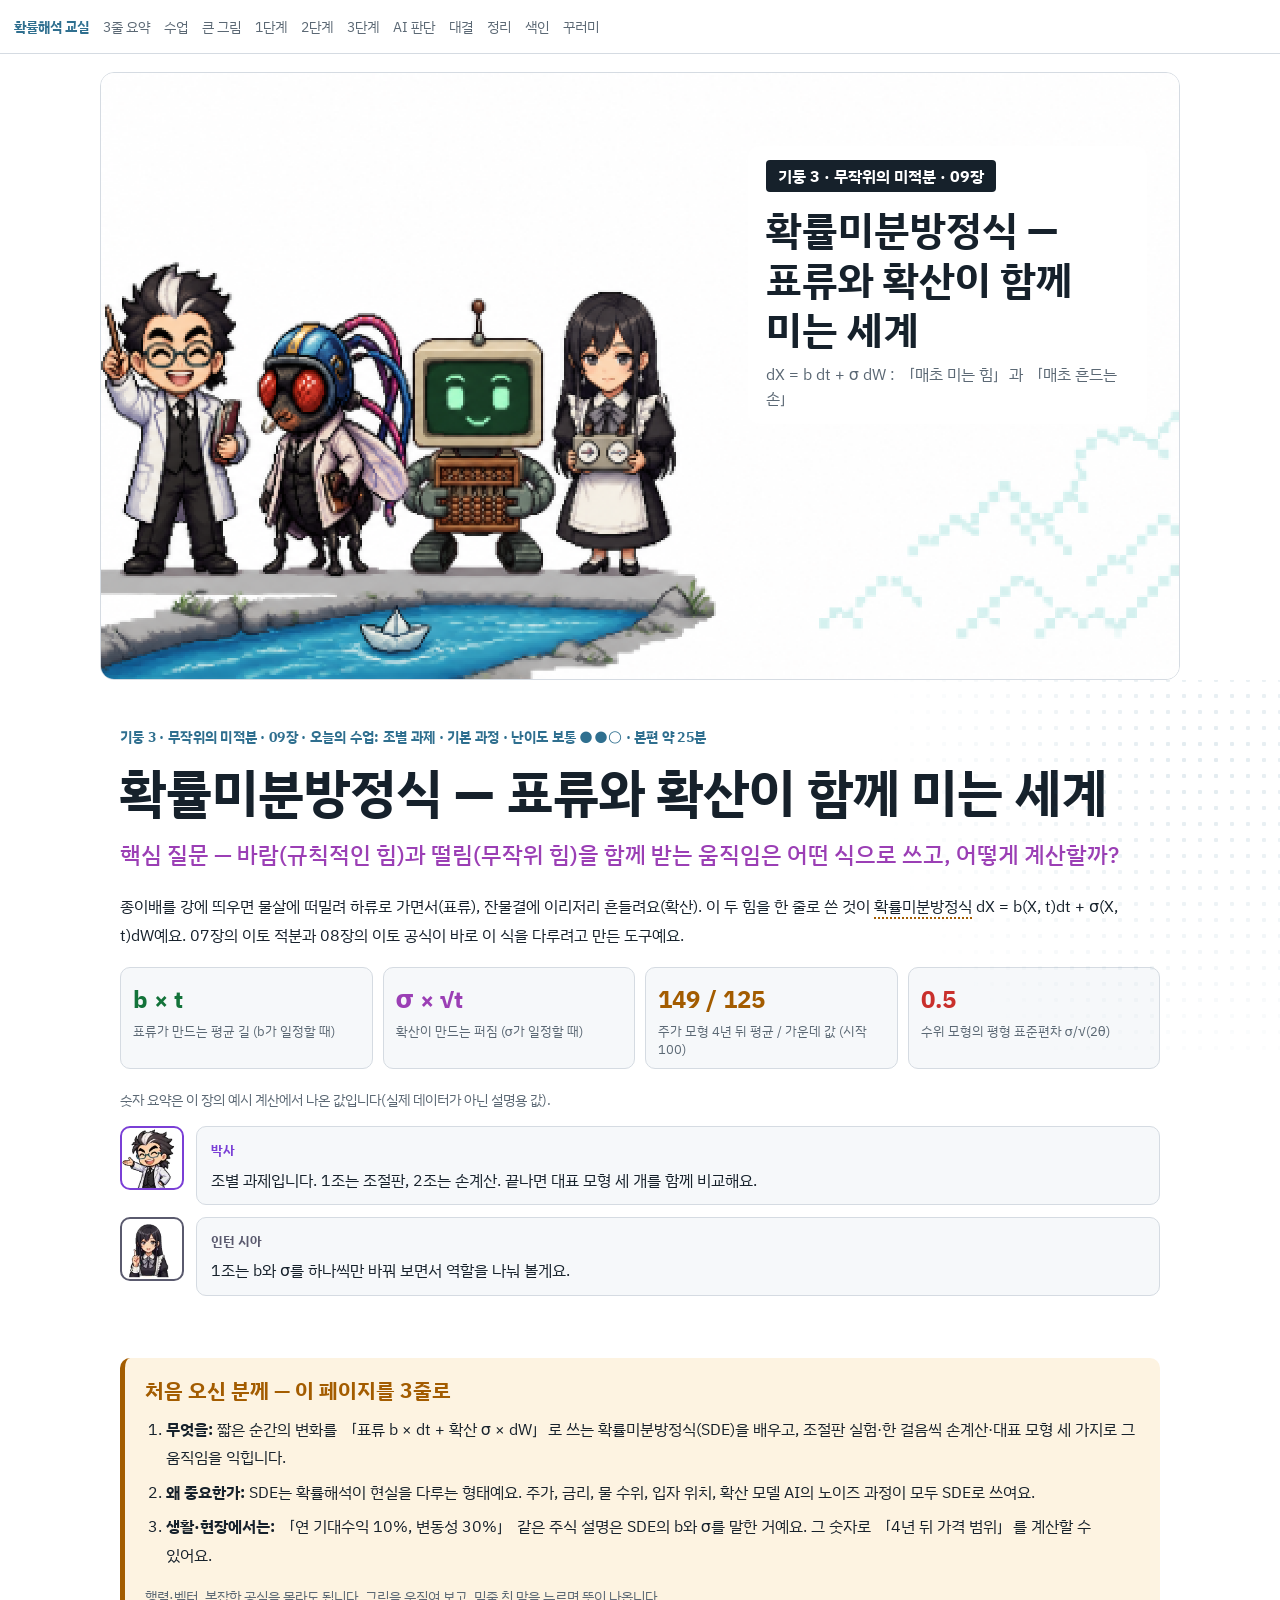
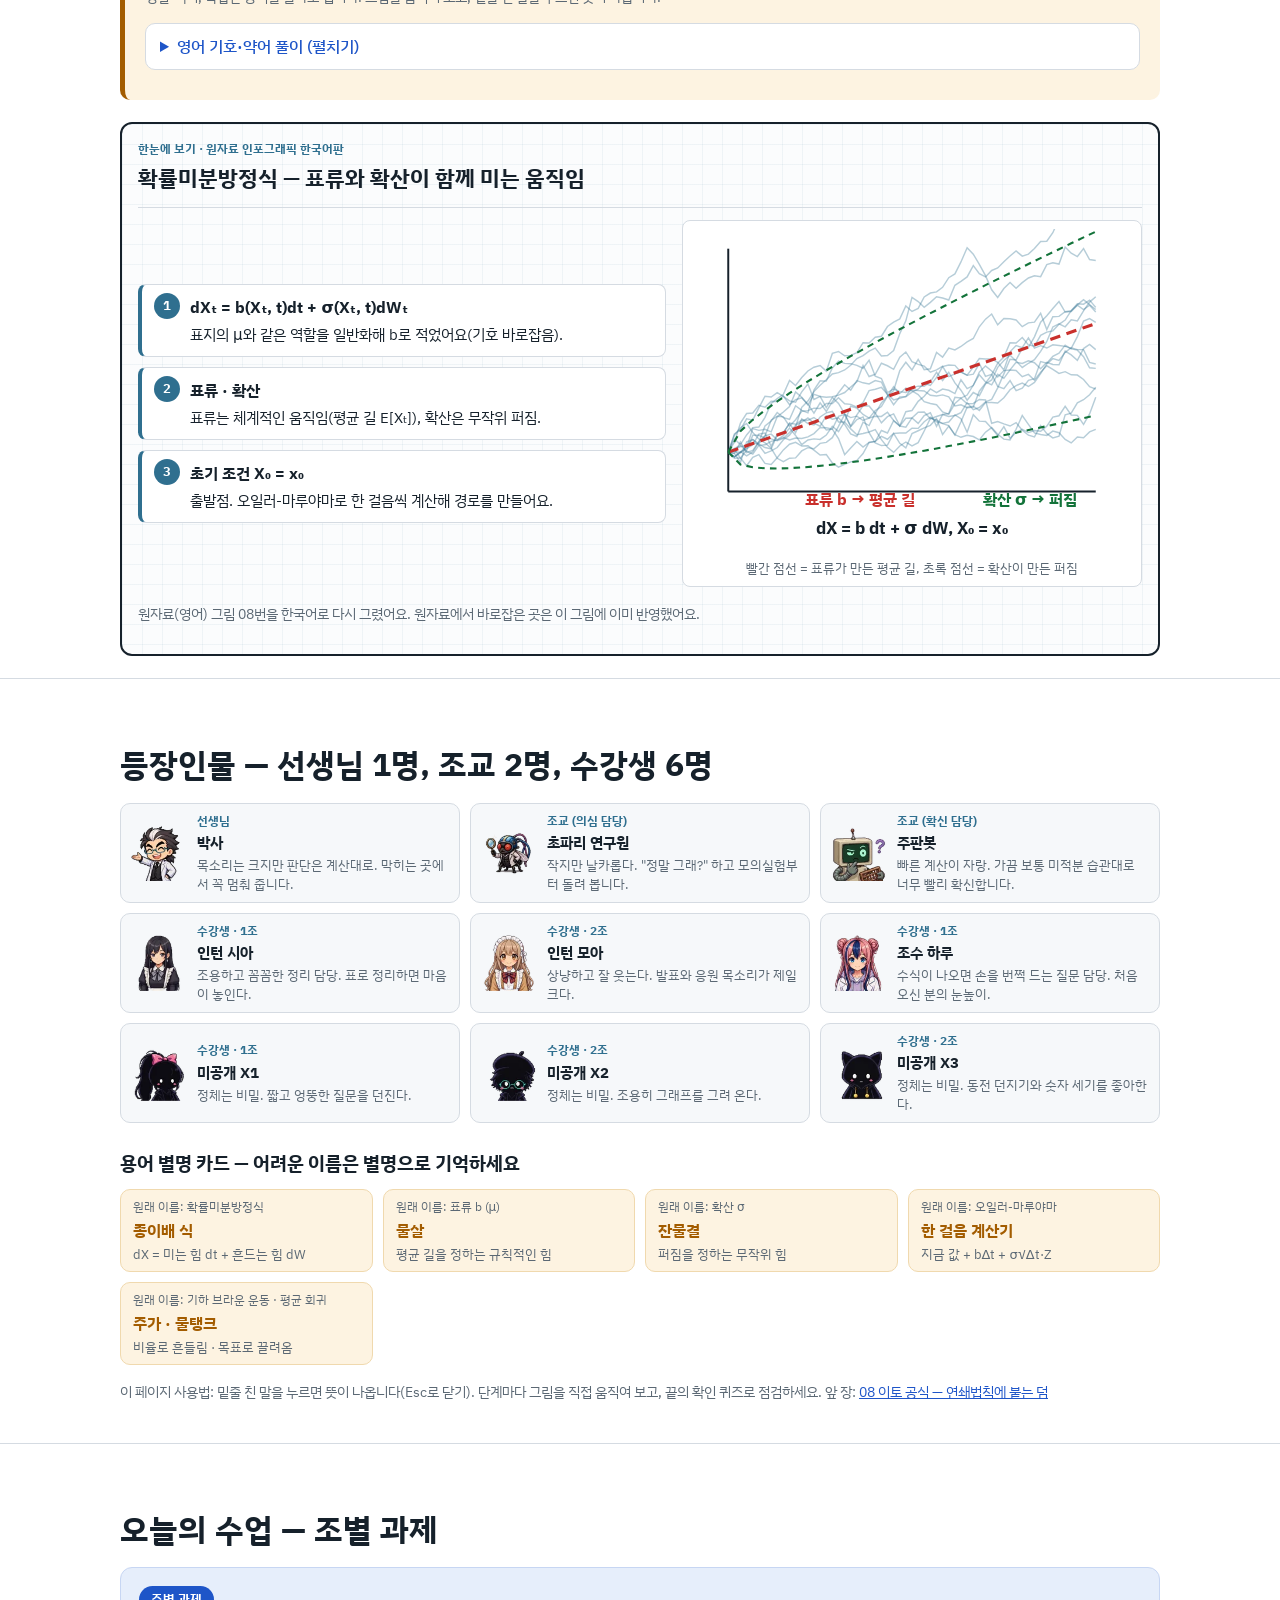
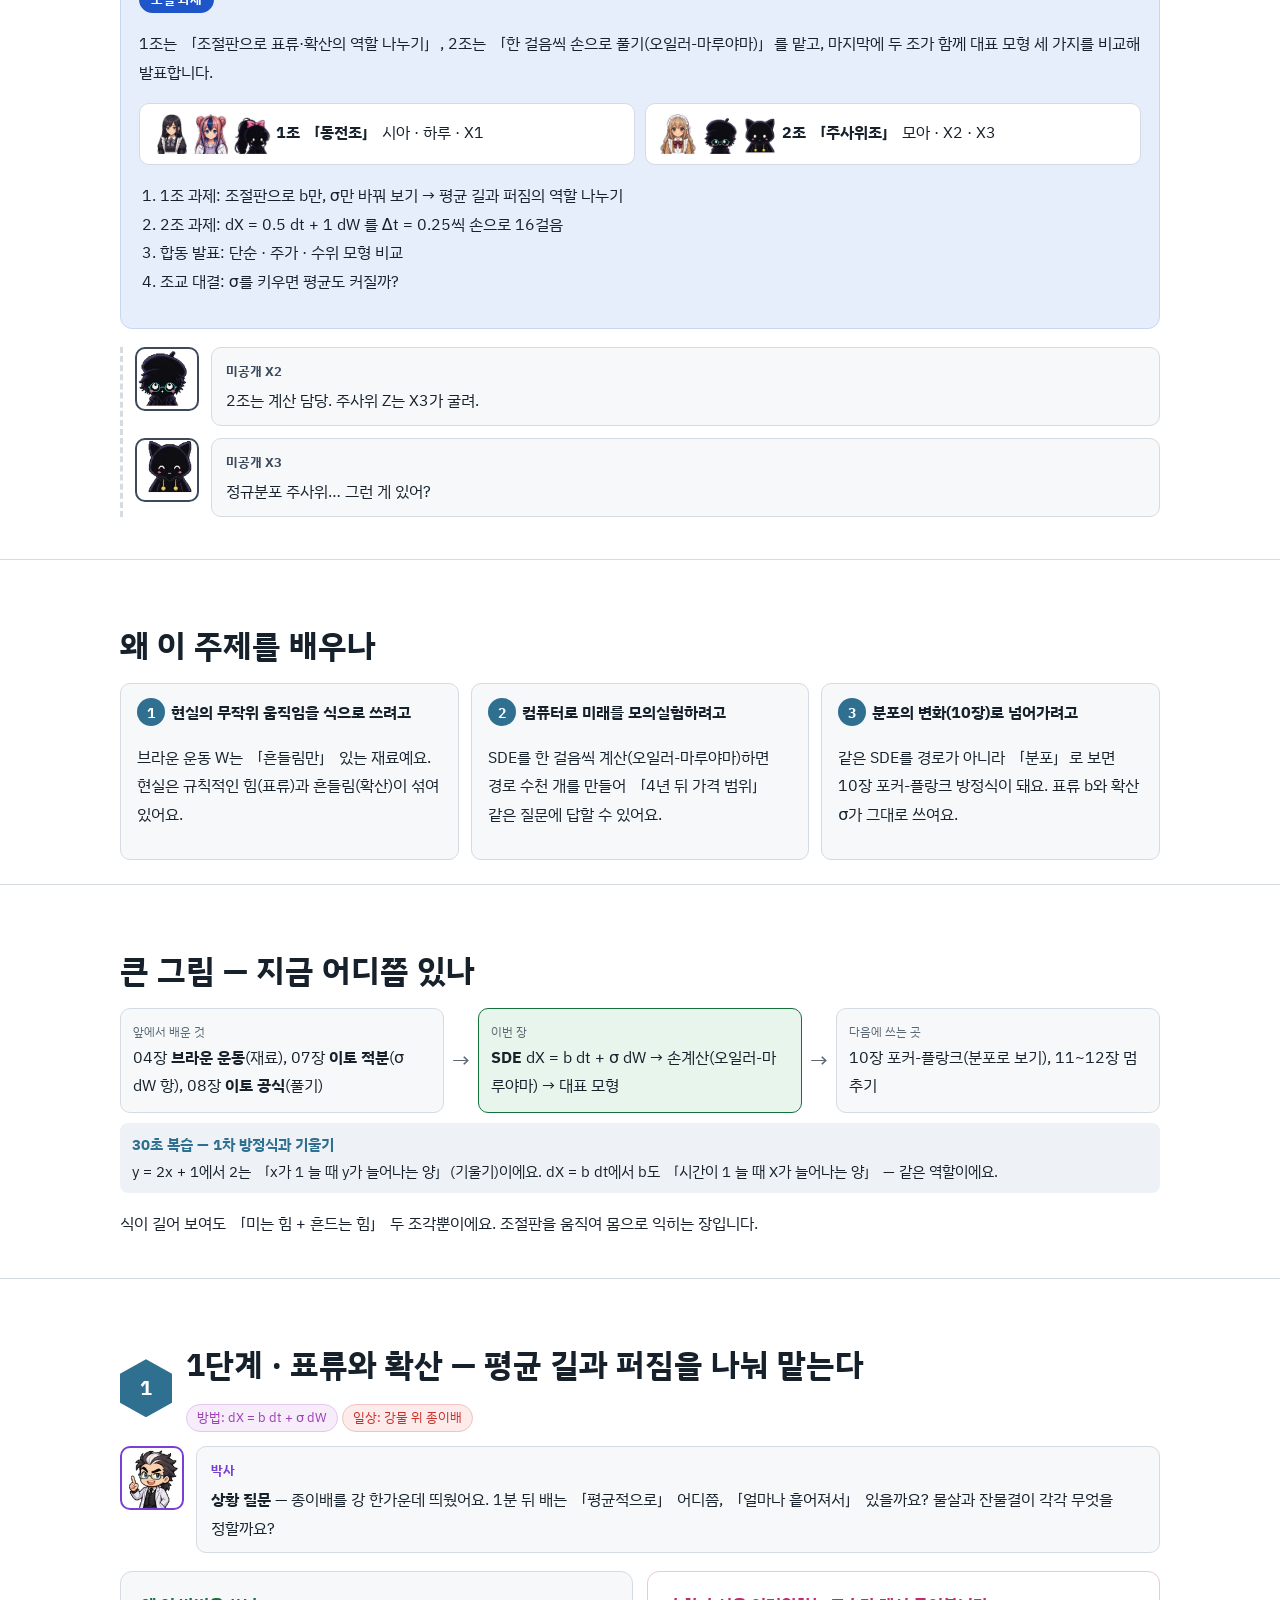
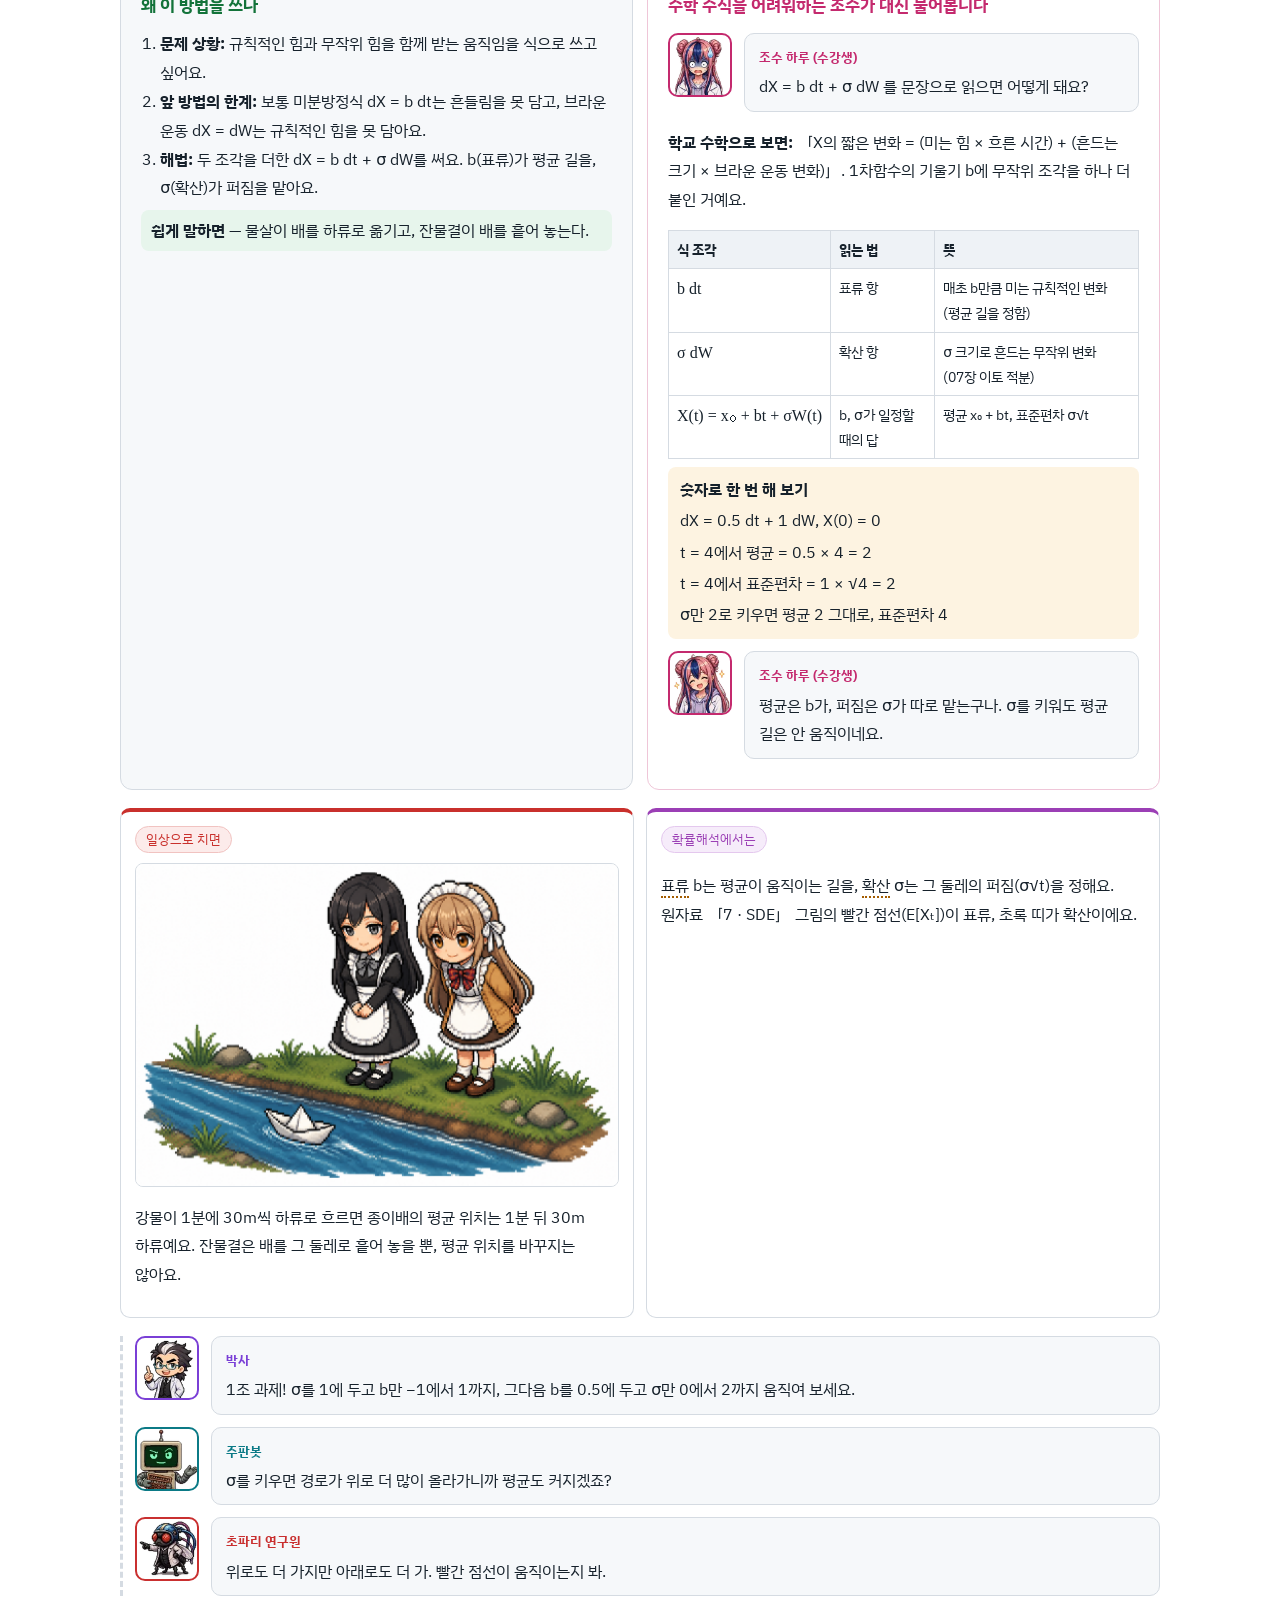
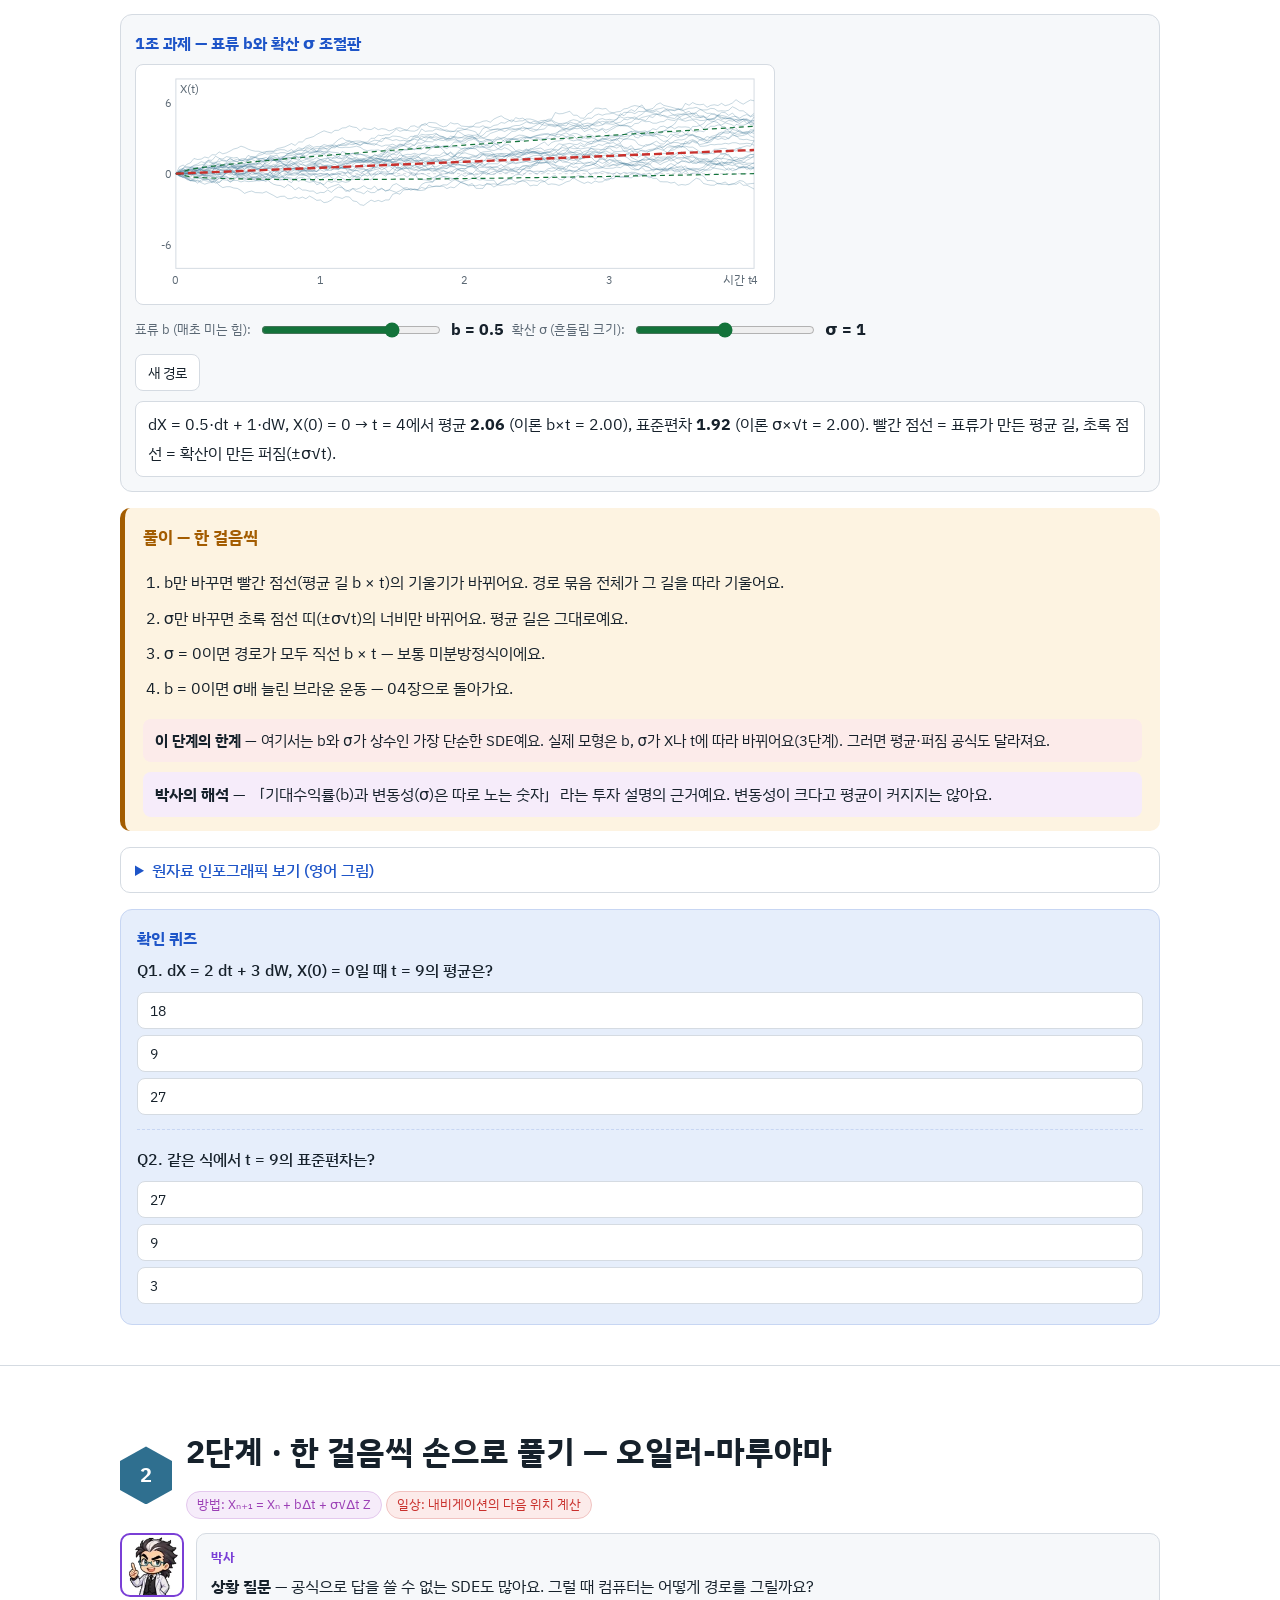
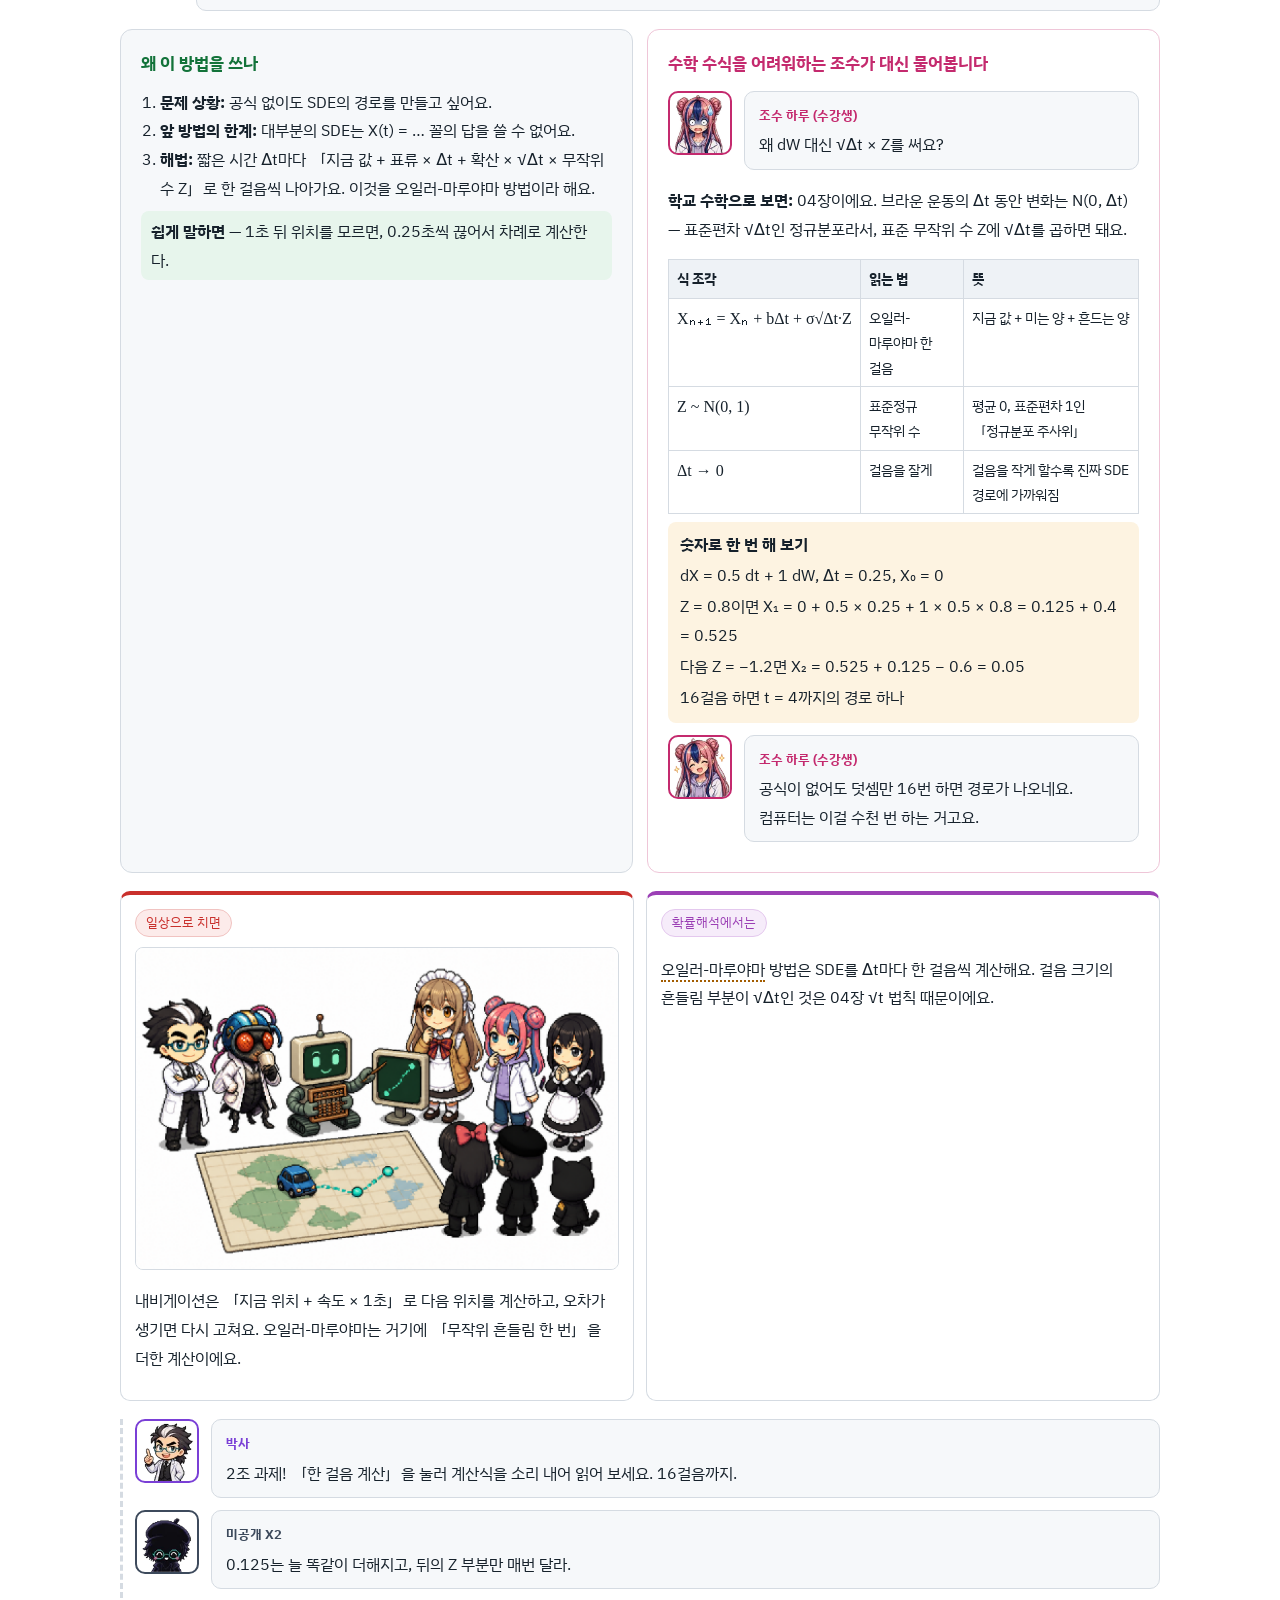
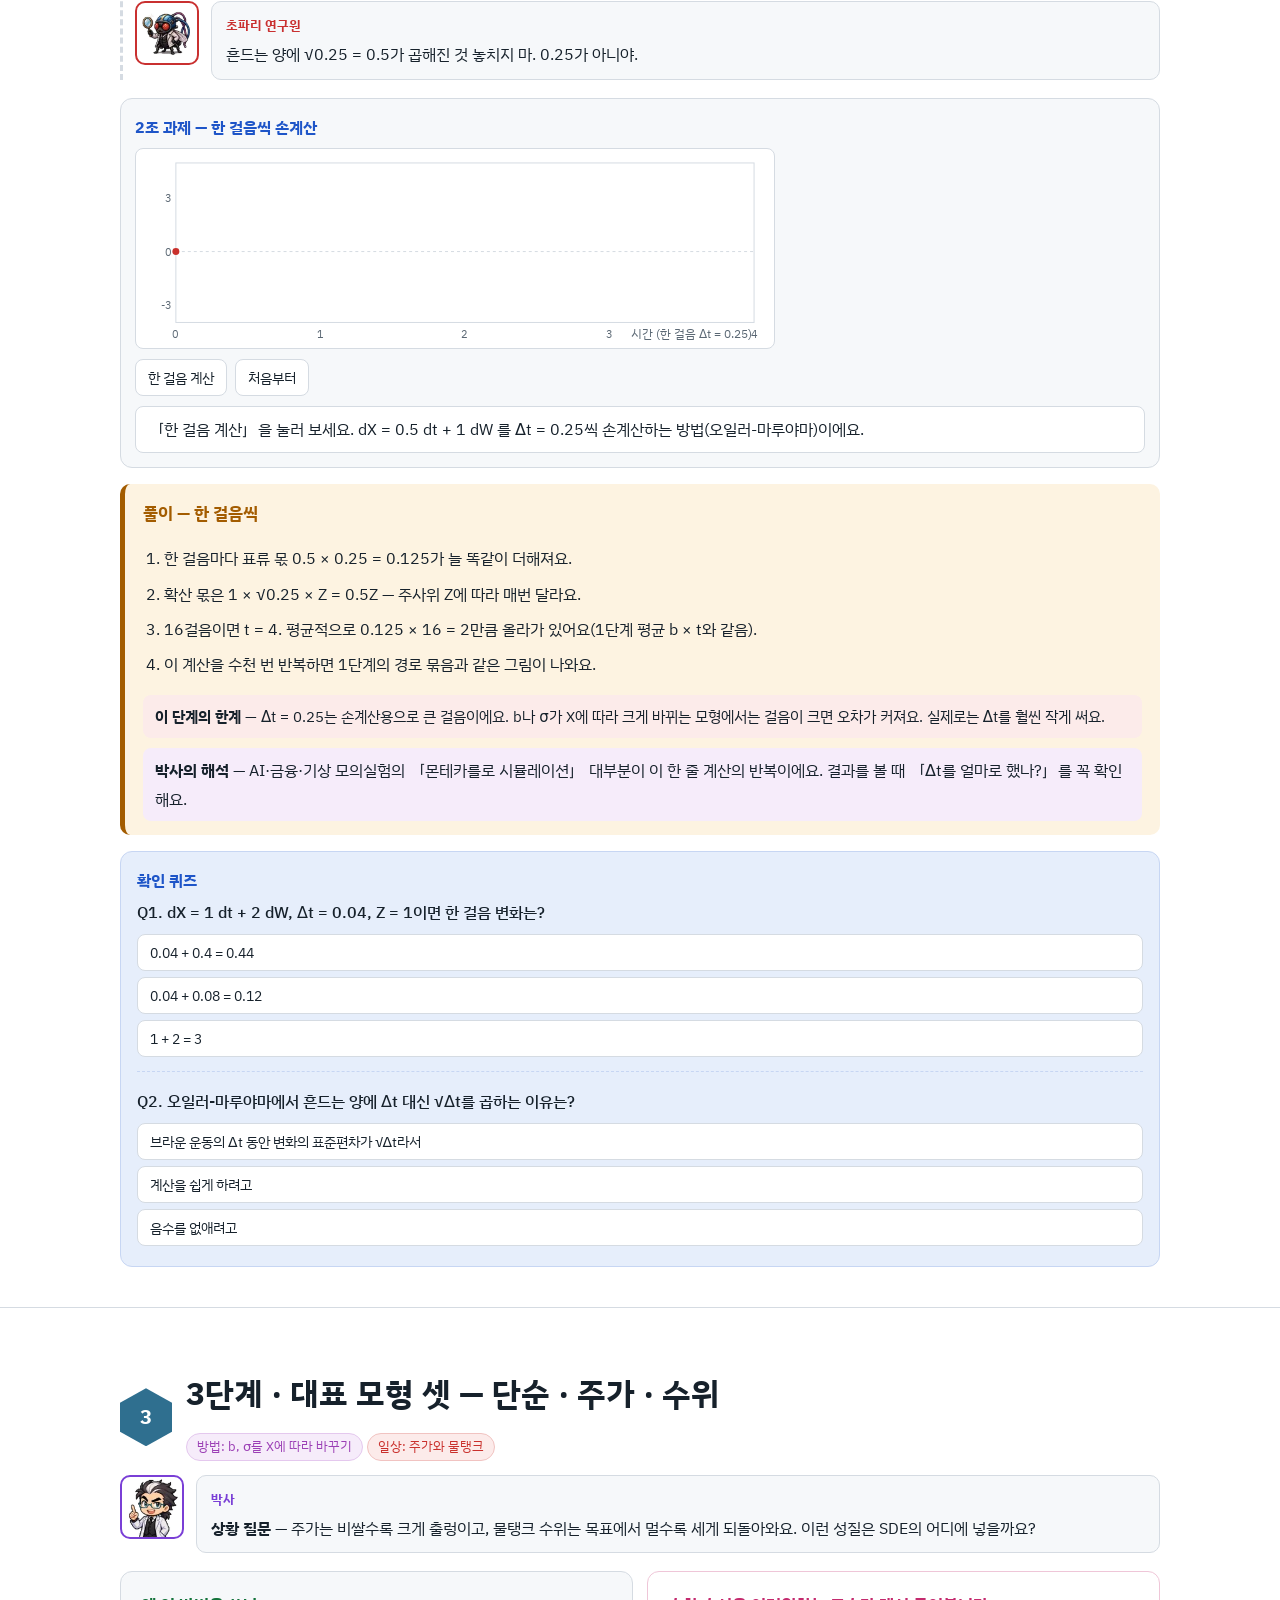
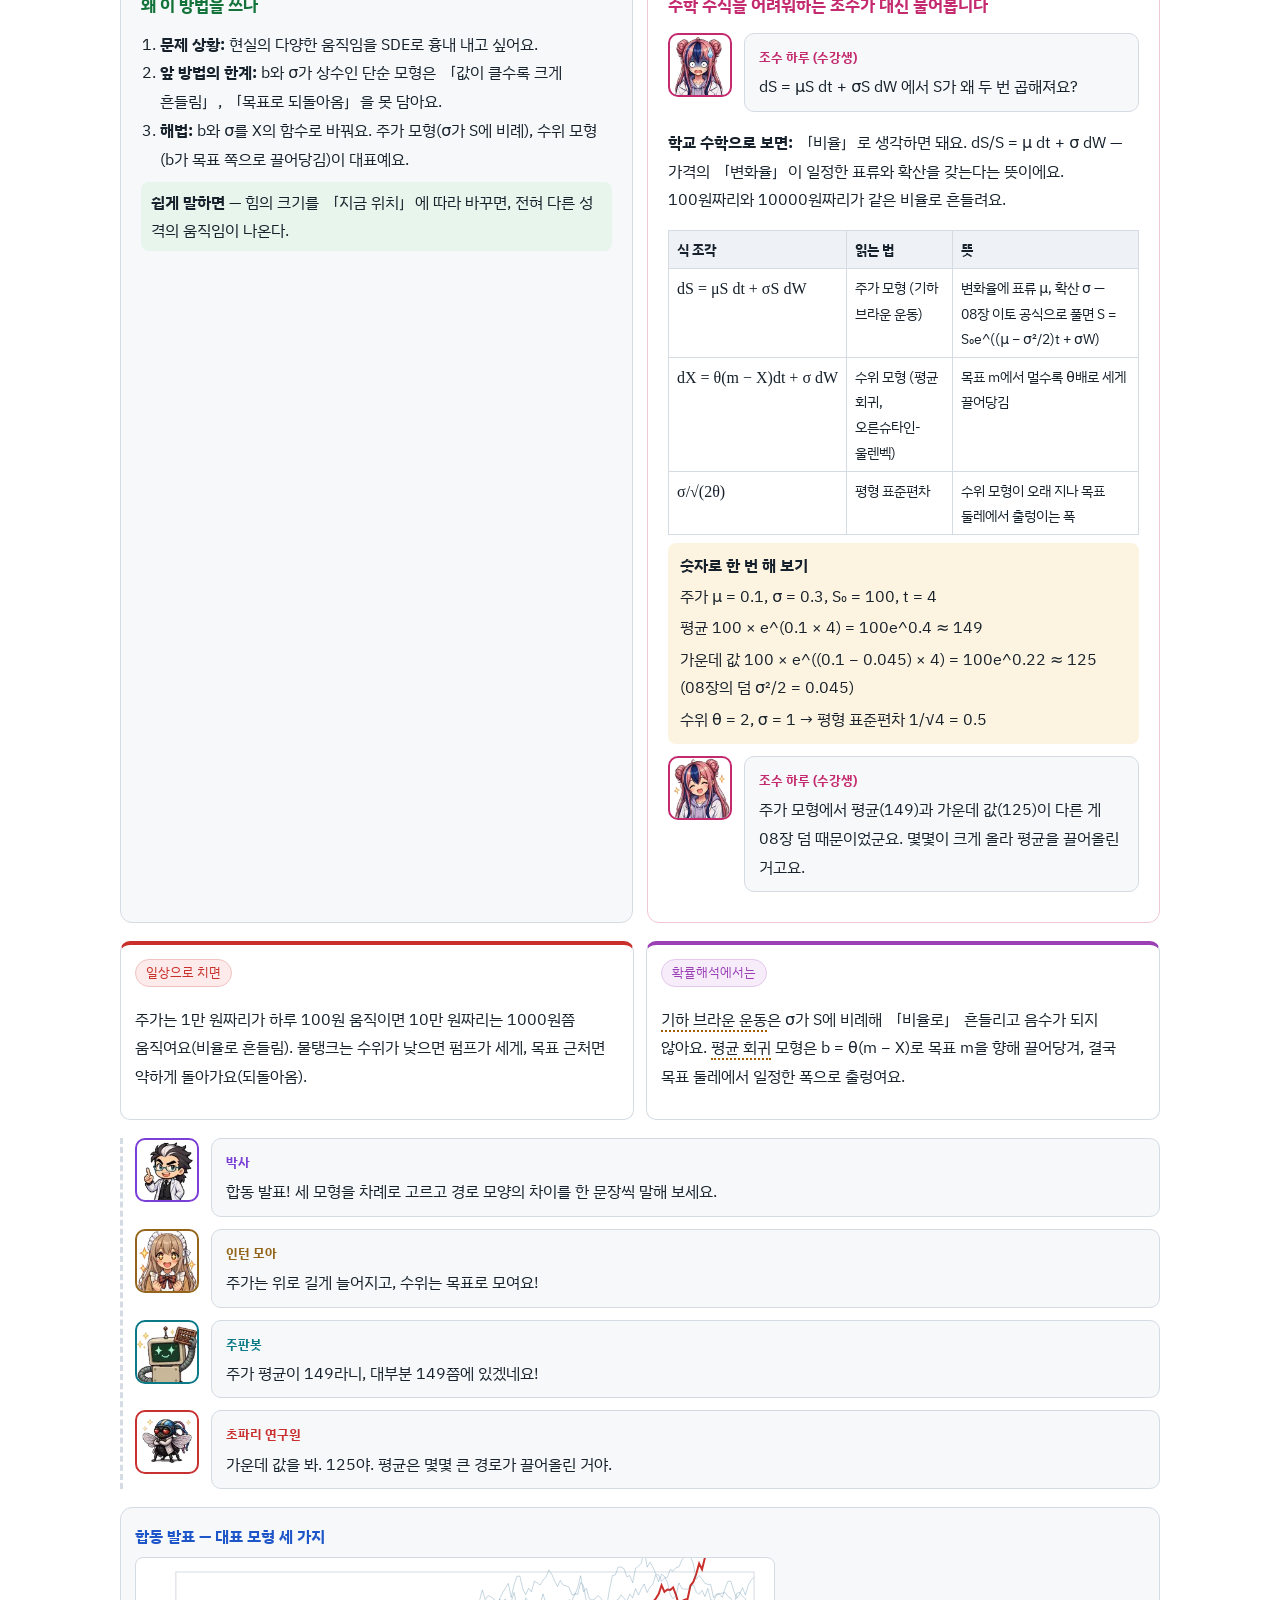
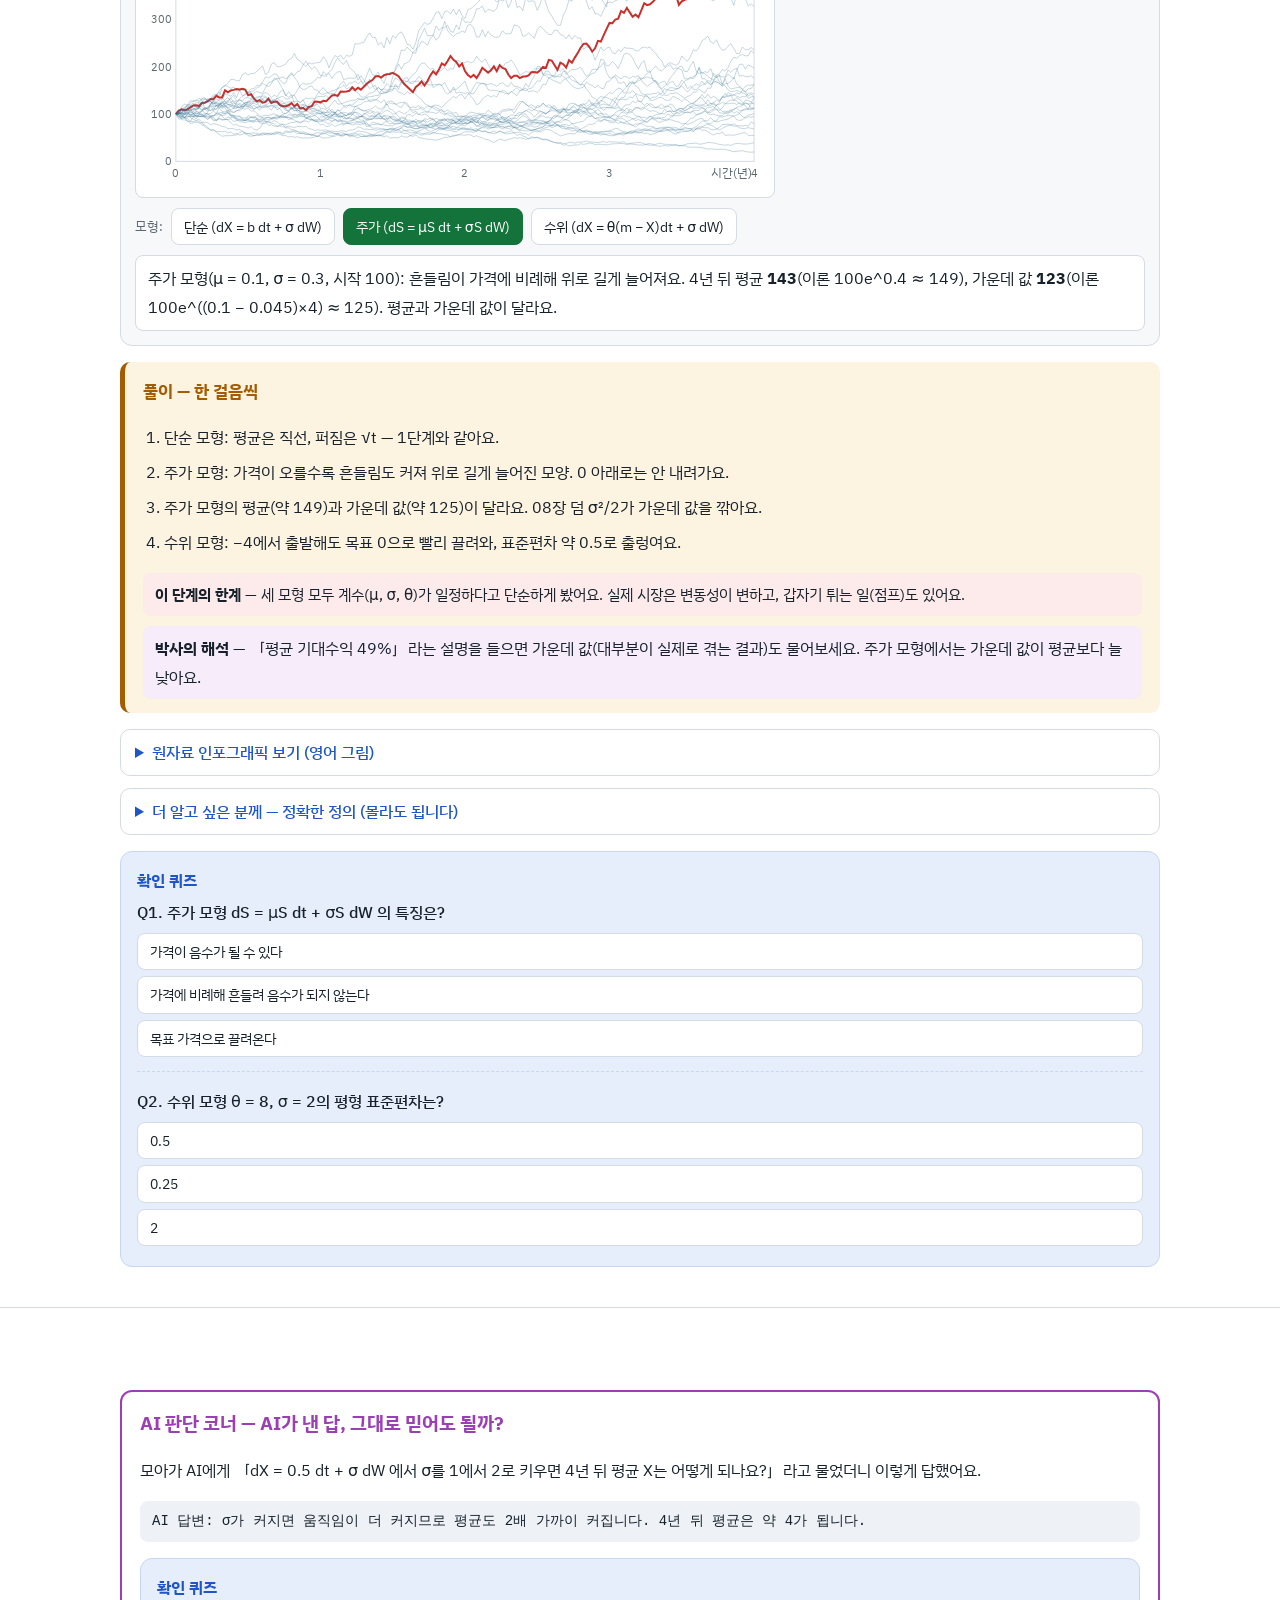
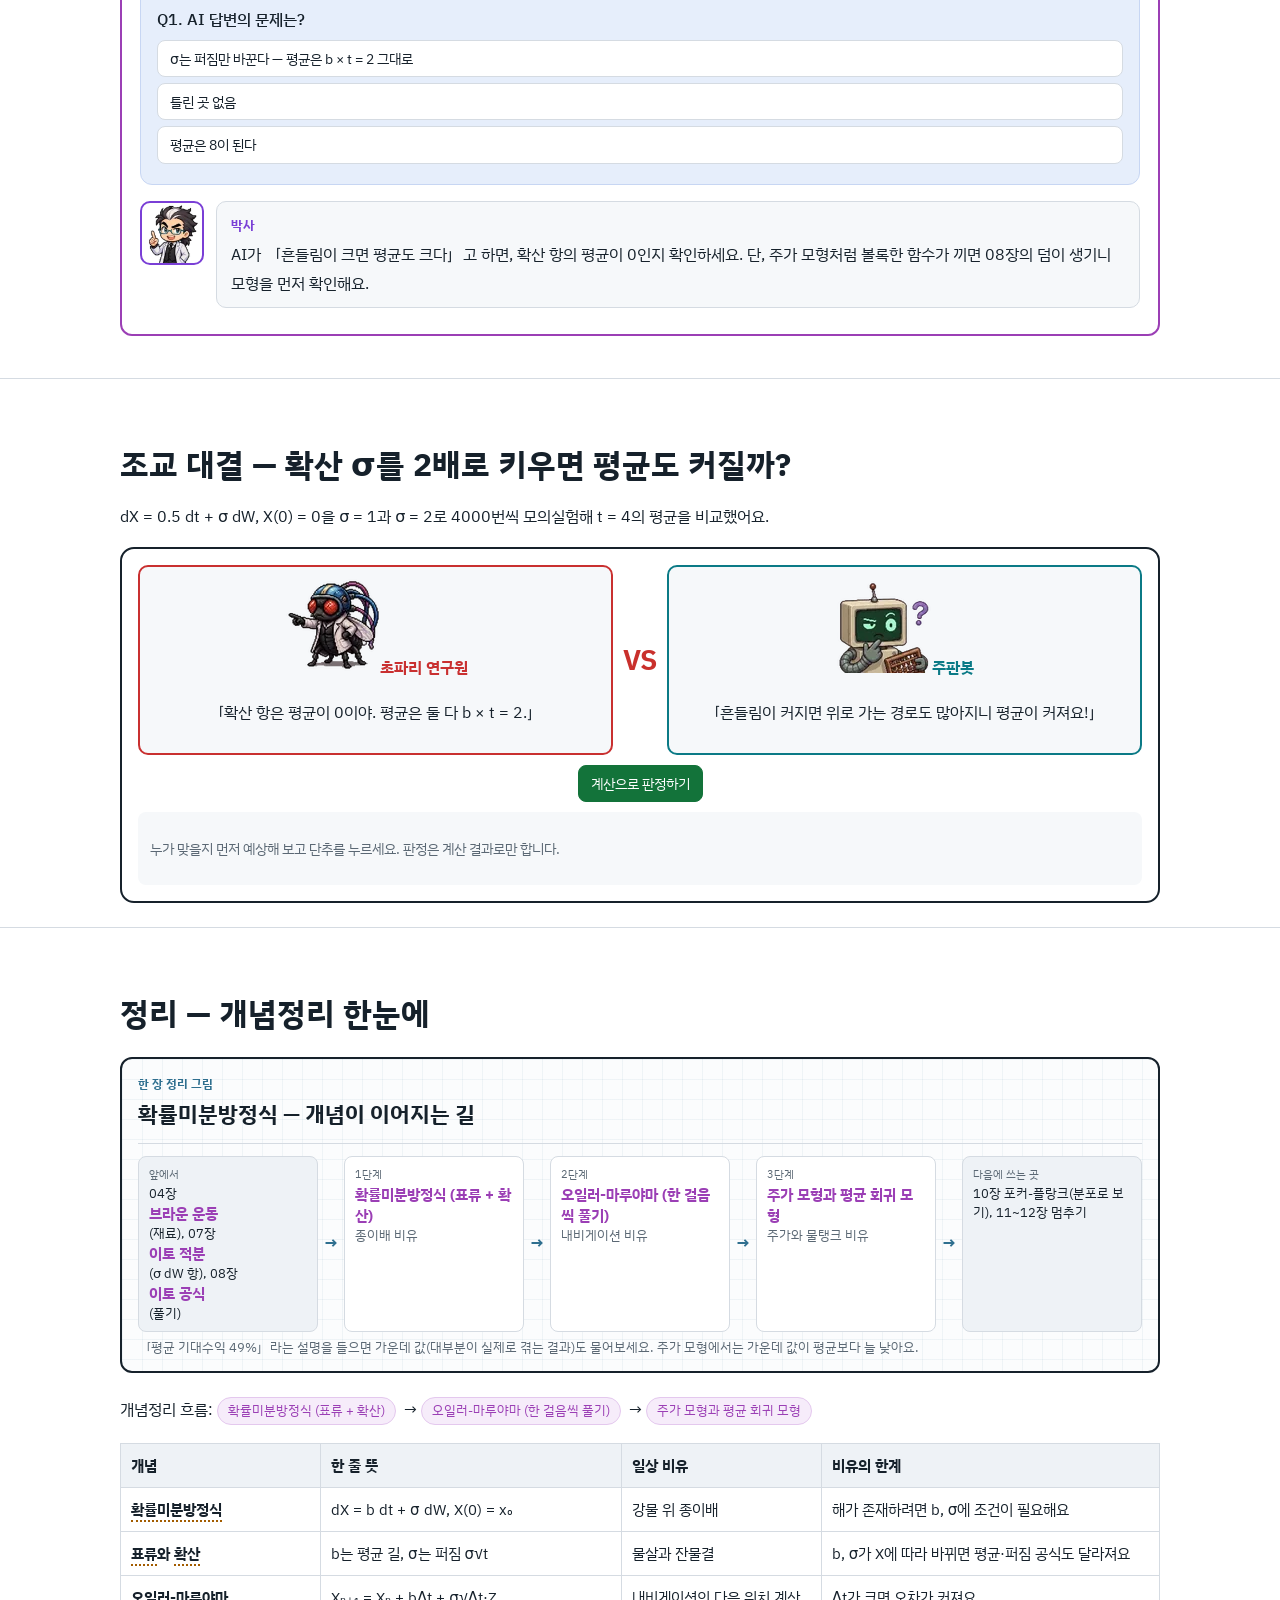
<file: 09_sde.html>
<!DOCTYPE html><html lang="ko"><head>
<meta charset="utf-8">
<meta name="viewport" content="width=device-width, initial-scale=1, viewport-fit=cover">
<title>09 확률미분방정식 — 표류와 확산이 함께 미는 세계 — 확률해석 교실 — 불확실한 세상의 미적분</title>
<meta name="description" content="바람(규칙적인 힘)과 떨림(무작위 힘)을 함께 받는 움직임은 어떤 식으로 쓰고, 어떻게 계산할까?">
<meta property="og:title" content="09 확률미분방정식 — 표류와 확산이 함께 미는 세계 — 확률해석 교실 — 불확실한 세상의 미적분">
<meta property="og:description" content="바람(규칙적인 힘)과 떨림(무작위 힘)을 함께 받는 움직임은 어떤 식으로 쓰고, 어떻게 계산할까?">
<meta property="og:type" content="article">
<meta property="og:image" content="img/og/og_09.webp">
<link rel="preconnect" href="https://fonts.googleapis.com"><link rel="preconnect" href="https://fonts.gstatic.com" crossorigin>
<link href="https://fonts.googleapis.com/css2?family=IBM+Plex+Sans+KR:wght@400;500;700&display=swap" rel="stylesheet">
<link rel="stylesheet" href="assets/lab.css">
<!-- px-fix v1 --><style id="px-fix">img{image-rendering:auto!important}</style><script id="px-fix-js">(function(){var R=window.ResizeObserver;function f(i){var n=i.naturalWidth,w=i.getBoundingClientRect().width;if(!n||!w)return;var s=w*(window.devicePixelRatio||1)/n;i.style.setProperty("image-rendering",s>=1.95?"pixelated":"auto","important")}var ro=R?new R(function(es){es.forEach(function(e){f(e.target)})}):null;function a(i){if(i.__px)return;i.__px=1;i.addEventListener("load",function(){f(i)});if(ro)ro.observe(i);f(i)}function all(r){(r||document).querySelectorAll&&(r||document).querySelectorAll("img").forEach(a)}function go(){all();if(window.MutationObserver)new MutationObserver(function(ms){ms.forEach(function(m){m.addedNodes.forEach(function(n){if(n.nodeType!==1)return;if(n.tagName==="IMG")a(n);else all(n)})})}).observe(document.documentElement,{childList:true,subtree:true});window.addEventListener("resize",function(){document.querySelectorAll("img").forEach(f)})}if(document.readyState==="loading")document.addEventListener("DOMContentLoaded",go);else go()})();</script><!-- /px-fix -->
</head><body>
<nav class="top" aria-label="이 페이지 목차"><a class="logo" href="index.html">확률해석 교실</a><a href="#three">3줄 요약</a><a href="#class">수업</a><a href="#map">큰 그림</a><a href="#lv1">1단계</a><a href="#lv2">2단계</a><a href="#lv3">3단계</a><a href="#ai">AI 판단</a><a href="#duel">대결</a><a href="#sum">정리</a><a href="#kg">색인</a><a href="#export">꾸러미</a></nav><div id="prog"></div>
<div class="cover has-img" id="top"><img class="cimg" src="img/cover/cover_09.webp" width="1920" height="1080" alt="확률미분방정식 — 표류와 확산이 함께 미는 세계 표지 — 박사, 초파리 연구원, 주판봇, 인턴 시아"><div class="ctext"><span class="no">기둥 3 · 무작위의 미적분 · 09장</span><h1>확률미분방정식 — 표류와 확산이 함께 미는 세계</h1><p>dX = b dt + σ dW : 「매초 미는 힘」과 「매초 흔드는 손」</p></div></div>
<header class="hero"><div class="wrap">
<div class="kicker">기둥 3 · 무작위의 미적분 · 09장 · 오늘의 수업: 조별 과제 · 기본 과정 · 난이도 보통 ●●○ · 본편 약 25분</div>
<h1>확률미분방정식 — 표류와 확산이 함께 미는 세계</h1>
<p class="q">핵심 질문 — 바람(규칙적인 힘)과 떨림(무작위 힘)을 함께 받는 움직임은 어떤 식으로 쓰고, 어떻게 계산할까?</p>
<p>종이배를 강에 띄우면 물살에 떠밀려 하류로 가면서(표류), 잔물결에 이리저리 흔들려요(확산). 이 두 힘을 한 줄로 쓴 것이 <span class="jt" data-t="확률미분방정식" data-d="짧은 순간의 변화를 표류(규칙적인 힘) × 시간 + 확산(무작위 힘) × 브라운 운동 변화로 쓴 식. SDE.">확률미분방정식</span> dX = b(X, t)dt + σ(X, t)dW예요. 07장의 이토 적분과 08장의 이토 공식이 바로 이 식을 다루려고 만든 도구예요.</p>
<div class="kpis"><div class="kpi g"><b>b × t</b><span>표류가 만드는 평균 길 (b가 일정할 때)</span></div><div class="kpi m"><b>σ × √t</b><span>확산이 만드는 퍼짐 (σ가 일정할 때)</span></div><div class="kpi a"><b>149 / 125</b><span>주가 모형 4년 뒤 평균 / 가운데 값 (시작 100)</span></div><div class="kpi r"><b>0.5</b><span>수위 모형의 평형 표준편차 σ/√(2θ)</span></div></div>
<p class="note">숫자 요약은 이 장의 예시 계산에서 나온 값입니다(실제 데이터가 아닌 설명용 값).</p>
<div class="say" data-who="doc"><img class="who" data-who="doc" data-mood="front" alt="" aria-hidden="true"><div><b class="name">박사</b><p>조별 과제입니다. 1조는 조절판, 2조는 손계산. 끝나면 대표 모형 세 개를 함께 비교해요.</p></div></div><div class="say" data-who="sia"><img class="who" data-who="sia" data-mood="explain" alt="" aria-hidden="true"><div><b class="name">인턴 시아</b><p>1조는 b와 σ를 하나씩만 바꿔 보면서 역할을 나눠 볼게요.</p></div></div>
</div></header>
<div class="wrap"><div class="three" id="three"><h2>처음 오신 분께 — 이 페이지를 3줄로</h2><ol>
<li><b>무엇을:</b> 짧은 순간의 변화를 「표류 b × dt + 확산 σ × dW」로 쓰는 확률미분방정식(SDE)을 배우고, 조절판 실험·한 걸음씩 손계산·대표 모형 세 가지로 그 움직임을 익힙니다.</li><li><b>왜 중요한가:</b> SDE는 확률해석이 현실을 다루는 형태예요. 주가, 금리, 물 수위, 입자 위치, 확산 모델 AI의 노이즈 과정이 모두 SDE로 쓰여요.</li><li><b>생활·현장에서는:</b> 「연 기대수익 10%, 변동성 30%」 같은 주식 설명은 SDE의 b와 σ를 말한 거예요. 그 숫자로 「4년 뒤 가격 범위」를 계산할 수 있어요.</li></ol>
<p class="note">행렬·벡터, 복잡한 공식을 몰라도 됩니다. 그림을 움직여 보고, 밑줄 친 말을 누르면 뜻이 나옵니다.</p>
<details><summary>영어 기호·약어 풀이 (펼치기)</summary><ul><li><b>dXₜ</b> — X의 아주 짧은 순간의 변화</li><li><b>b(X, t)</b> — 표류(drift) — 매초 미는 규칙적인 힘. 원자료 표지에서는 μ</li><li><b>σ(X, t)</b> — 확산(diffusion) — 매초 흔드는 무작위 힘의 크기</li><li><b>X₀ = x₀</b> — 초기 조건 — 출발점</li><li><b>Z</b> — 평균 0, 표준편차 1인 무작위 수(표준정규)</li></ul></details>
</div><figure class="infog" id="infog"><div class="ihead"><span>한눈에 보기 · 원자료 인포그래픽 한국어판</span><b>확률미분방정식 — 표류와 확산이 함께 미는 움직임</b></div><div class="ibody"><div class="icards"><div class="ic"><b class="n">1</b><div><b>dXₜ = b(Xₜ, t)dt + σ(Xₜ, t)dWₜ</b><p>표지의 μ와 같은 역할을 일반화해 b로 적었어요(기호 바로잡음).</p></div></div><div class="ic"><b class="n">2</b><div><b>표류 · 확산</b><p>표류는 체계적인 움직임(평균 길 E[Xₜ]), 확산은 무작위 퍼짐.</p></div></div><div class="ic"><b class="n">3</b><div><b>초기 조건 X₀ = x₀</b><p>출발점. 오일러-마루야마로 한 걸음씩 계산해 경로를 만들어요.</p></div></div></div><div class="idia"><svg viewBox="0 0 320 240" width="100%" role="img" aria-label="확률미분방정식의 표류와 확산" style="max-width:420px;font-family:inherit"><line x1="20" y1="15" x2="20" y2="200" stroke="#16212b" stroke-width="1.5"/><line x1="20" y1="200" x2="300" y2="200" stroke="#16212b" stroke-width="1.5"/><path d="M20.0 170.0 L24.7 167.9 L29.3 174.6 L34.0 168.7 L38.7 157.2 L43.3 157.2 L48.0 159.2 L52.7 159.9 L57.3 161.4 L62.0 159.5 L66.7 155.0 L71.3 149.6 L76.0 147.2 L80.7 144.0 L85.3 148.0 L90.0 150.3 L94.7 142.2 L99.3 145.0 L104.0 143.8 L108.7 148.9 L113.3 156.1 L118.0 158.1 L122.7 147.2 L127.3 149.8 L132.0 140.1 L136.7 147.7 L141.3 143.0 L146.0 140.9 L150.7 150.0 L155.3 139.2 L160.0 138.3 L164.7 131.3 L169.3 127.4 L174.0 121.9 L178.7 124.7 L183.3 122.0 L188.0 122.9 L192.7 125.4 L197.3 114.9 L202.0 121.6 L206.7 119.3 L211.3 109.0 L216.0 104.3 L220.7 108.2 L225.3 112.7 L230.0 107.9 L234.7 107.4 L239.3 107.8 L244.0 112.5 L248.7 110.8 L253.3 115.2 L258.0 109.2 L262.7 104.2 L267.3 106.9 L272.0 110.0 L276.7 108.7 L281.3 111.1 L286.0 111.3 L290.7 114.6 L295.3 120.1 L300.0 122.0" fill="none" stroke="rgba(47,111,143,.35)" stroke-width="1.1"/><path d="M20.0 170.0 L24.7 173.6 L29.3 170.4 L34.0 166.3 L38.7 152.1 L43.3 153.4 L48.0 152.6 L52.7 154.6 L57.3 143.1 L62.0 139.4 L66.7 135.3 L71.3 124.1 L76.0 128.2 L80.7 134.1 L85.3 126.0 L90.0 127.5 L94.7 136.1 L99.3 128.3 L104.0 132.9 L108.7 140.8 L113.3 150.3 L118.0 141.6 L122.7 134.7 L127.3 134.9 L132.0 140.6 L136.7 132.6 L141.3 127.4 L146.0 120.1 L150.7 125.3 L155.3 121.2 L160.0 123.4 L164.7 126.1 L169.3 131.6 L174.0 133.0 L178.7 133.9 L183.3 139.4 L188.0 141.1 L192.7 133.0 L197.3 129.0 L202.0 133.1 L206.7 132.9 L211.3 129.9 L216.0 130.3 L220.7 148.0 L225.3 146.7 L230.0 148.5 L234.7 150.1 L239.3 147.5 L244.0 153.3 L248.7 157.1 L253.3 158.4 L258.0 149.8 L262.7 155.9 L267.3 159.2 L272.0 157.8 L276.7 141.6 L281.3 140.3 L286.0 132.4 L290.7 130.1 L295.3 126.3 L300.0 120.6" fill="none" stroke="rgba(47,111,143,.35)" stroke-width="1.1"/><path d="M20.0 170.0 L24.7 174.7 L29.3 174.4 L34.0 180.4 L38.7 173.9 L43.3 171.9 L48.0 178.6 L52.7 179.4 L57.3 174.3 L62.0 168.3 L66.7 164.0 L71.3 162.5 L76.0 165.4 L80.7 165.2 L85.3 168.5 L90.0 172.2 L94.7 171.9 L99.3 178.2 L104.0 181.4 L108.7 179.3 L113.3 177.4 L118.0 176.3 L122.7 171.1 L127.3 162.6 L132.0 161.8 L136.7 157.9 L141.3 160.2 L146.0 155.8 L150.7 155.4 L155.3 155.5 L160.0 151.8 L164.7 151.9 L169.3 146.8 L174.0 143.4 L178.7 146.9 L183.3 148.1 L188.0 147.1 L192.7 141.6 L197.3 144.5 L202.0 154.8 L206.7 141.5 L211.3 146.4 L216.0 146.6 L220.7 151.8 L225.3 157.4 L230.0 150.6 L234.7 159.4 L239.3 155.0 L244.0 152.6 L248.7 155.1 L253.3 153.6 L258.0 154.1 L262.7 150.2 L267.3 143.3 L272.0 142.3 L276.7 135.1 L281.3 141.7 L286.0 142.0 L290.7 148.9 L295.3 140.9 L300.0 128.1" fill="none" stroke="rgba(47,111,143,.35)" stroke-width="1.1"/><path d="M20.0 170.0 L24.7 156.1 L29.3 152.9 L34.0 144.6 L38.7 145.6 L43.3 136.3 L48.0 127.4 L52.7 128.0 L57.3 124.7 L62.0 127.5 L66.7 131.0 L71.3 132.0 L76.0 124.1 L80.7 118.1 L85.3 129.9 L90.0 127.6 L94.7 128.2 L99.3 127.8 L104.0 126.6 L108.7 124.6 L113.3 120.4 L118.0 116.4 L122.7 104.0 L127.3 112.4 L132.0 110.7 L136.7 102.3 L141.3 104.2 L146.0 106.9 L150.7 97.7 L155.3 93.7 L160.0 101.1 L164.7 103.1 L169.3 104.5 L174.0 109.1 L178.7 107.3 L183.3 104.6 L188.0 112.5 L192.7 110.4 L197.3 108.9 L202.0 111.5 L206.7 110.6 L211.3 102.6 L216.0 112.3 L220.7 110.8 L225.3 119.9 L230.0 121.7 L234.7 115.5 L239.3 123.2 L244.0 121.2 L248.7 115.3 L253.3 114.1 L258.0 101.0 L262.7 102.2 L267.3 97.0 L272.0 94.6 L276.7 88.5 L281.3 91.3 L286.0 92.3 L290.7 97.3 L295.3 105.7 L300.0 106.2" fill="none" stroke="rgba(47,111,143,.35)" stroke-width="1.1"/><path d="M20.0 170.0 L24.7 169.5 L29.3 170.2 L34.0 164.5 L38.7 160.4 L43.3 163.6 L48.0 157.7 L52.7 145.7 L57.3 142.7 L62.0 143.1 L66.7 150.3 L71.3 145.3 L76.0 138.9 L80.7 138.4 L85.3 136.5 L90.0 136.8 L94.7 132.9 L99.3 132.9 L104.0 128.6 L108.7 133.1 L113.3 133.6 L118.0 135.8 L122.7 132.2 L127.3 123.1 L132.0 122.1 L136.7 120.7 L141.3 125.9 L146.0 130.2 L150.7 129.0 L155.3 127.6 L160.0 121.0 L164.7 119.7 L169.3 119.8 L174.0 116.4 L178.7 109.2 L183.3 115.4 L188.0 109.1 L192.7 117.3 L197.3 122.8 L202.0 130.4 L206.7 124.6 L211.3 127.0 L216.0 118.1 L220.7 115.0 L225.3 105.4 L230.0 100.2 L234.7 96.2 L239.3 100.5 L244.0 105.5 L248.7 102.3 L253.3 99.6 L258.0 93.2 L262.7 85.7 L267.3 74.6 L272.0 72.3 L276.7 74.5 L281.3 69.1 L286.0 70.0 L290.7 62.4 L295.3 55.7 L300.0 51.6" fill="none" stroke="rgba(47,111,143,.35)" stroke-width="1.1"/><path d="M20.0 170.0 L24.7 173.8 L29.3 169.7 L34.0 172.9 L38.7 169.8 L43.3 162.4 L48.0 150.1 L52.7 146.3 L57.3 139.8 L62.0 143.7 L66.7 145.0 L71.3 134.7 L76.0 138.2 L80.7 140.1 L85.3 122.7 L90.0 115.7 L94.7 115.9 L99.3 105.9 L104.0 100.6 L108.7 102.4 L113.3 102.6 L118.0 103.9 L122.7 106.1 L127.3 100.0 L132.0 112.2 L136.7 113.9 L141.3 124.6 L146.0 121.9 L150.7 123.9 L155.3 124.6 L160.0 122.6 L164.7 123.1 L169.3 123.4 L174.0 126.7 L178.7 127.3 L183.3 126.4 L188.0 127.9 L192.7 134.8 L197.3 134.0 L202.0 136.2 L206.7 135.7 L211.3 123.6 L216.0 117.5 L220.7 111.2 L225.3 102.3 L230.0 97.6 L234.7 86.6 L239.3 86.9 L244.0 82.7 L248.7 88.3 L253.3 89.3 L258.0 81.0 L262.7 78.6 L267.3 77.6 L272.0 72.6 L276.7 69.4 L281.3 62.2 L286.0 57.0 L290.7 57.3 L295.3 54.2 L300.0 59.7" fill="none" stroke="rgba(47,111,143,.35)" stroke-width="1.1"/><path d="M20.0 170.0 L24.7 157.1 L29.3 151.4 L34.0 148.2 L38.7 155.1 L43.3 160.0 L48.0 163.0 L52.7 167.1 L57.3 174.7 L62.0 177.2 L66.7 174.6 L71.3 174.4 L76.0 169.1 L80.7 166.6 L85.3 167.4 L90.0 163.3 L94.7 162.6 L99.3 159.0 L104.0 150.4 L108.7 141.2 L113.3 143.7 L118.0 142.6 L122.7 145.9 L127.3 144.0 L132.0 142.7 L136.7 142.8 L141.3 139.6 L146.0 145.9 L150.7 150.1 L155.3 151.0 L160.0 143.9 L164.7 139.6 L169.3 139.4 L174.0 144.5 L178.7 142.9 L183.3 141.4 L188.0 142.9 L192.7 142.1 L197.3 139.9 L202.0 132.3 L206.7 137.7 L211.3 136.0 L216.0 131.7 L220.7 129.8 L225.3 121.0 L230.0 110.4 L234.7 99.2 L239.3 99.8 L244.0 91.0 L248.7 90.2 L253.3 82.2 L258.0 71.0 L262.7 66.1 L267.3 60.6 L272.0 55.3 L276.7 63.3 L281.3 62.9 L286.0 58.1 L290.7 61.4 L295.3 58.1 L300.0 63.3" fill="none" stroke="rgba(47,111,143,.35)" stroke-width="1.1"/><path d="M20.0 170.0 L24.7 159.9 L29.3 164.3 L34.0 156.9 L38.7 151.3 L43.3 150.9 L48.0 143.5 L52.7 132.9 L57.3 129.2 L62.0 126.0 L66.7 115.4 L71.3 119.2 L76.0 113.2 L80.7 108.2 L85.3 105.3 L90.0 104.0 L94.7 108.3 L99.3 94.8 L104.0 93.3 L108.7 96.6 L113.3 96.3 L118.0 94.3 L122.7 86.6 L127.3 86.8 L132.0 82.5 L136.7 81.7 L141.3 74.3 L146.0 70.9 L150.7 68.5 L155.3 58.7 L160.0 62.8 L164.7 60.5 L169.3 51.8 L174.0 48.8 L178.7 47.9 L183.3 44.4 L188.0 37.1 L192.7 34.2 L197.3 25.1 L202.0 14.3 L206.7 19.2 L211.3 26.9 L216.0 35.5 L220.7 46.3 L225.3 52.2 L230.0 45.4 L234.7 40.7 L239.3 45.1 L244.0 40.9 L248.7 37.3 L253.3 35.6 L258.0 36.3 L262.7 27.1 L267.3 25.7 L272.0 26.7 L276.7 13.8 L281.3 18.4 L286.0 21.0 L290.7 14.9 L295.3 23.3 L300.0 24.0" fill="none" stroke="rgba(47,111,143,.35)" stroke-width="1.1"/><path d="M20.0 170.0 L24.7 171.0 L29.3 177.9 L34.0 162.1 L38.7 160.5 L43.3 164.7 L48.0 170.9 L52.7 169.1 L57.3 166.5 L62.0 160.6 L66.7 157.1 L71.3 150.8 L76.0 135.9 L80.7 131.1 L85.3 123.9 L90.0 119.0 L94.7 114.8 L99.3 110.5 L104.0 109.4 L108.7 107.4 L113.3 103.8 L118.0 98.7 L122.7 96.5 L127.3 93.1 L132.0 90.8 L136.7 96.7 L141.3 96.4 L146.0 92.6 L150.7 79.7 L155.3 70.0 L160.0 52.1 L164.7 55.3 L169.3 59.7 L174.0 55.9 L178.7 51.6 L183.3 52.6 L188.0 54.1 L192.7 42.9 L197.3 39.9 L202.0 36.5 L206.7 27.9 L211.3 34.1 L216.0 36.5 L220.7 31.6 L225.3 29.7 L230.0 25.0 L234.7 20.6 L239.3 16.8 L244.0 20.7 L248.7 19.1 L253.3 14.9 L258.0 9.5 L262.7 9.3 L267.3 2.8 L272.0 -7.7 L276.7 -10.1 L281.3 -3.0 L286.0 -8.4 L290.7 -9.2 L295.3 -11.9 L300.0 -6.8" fill="none" stroke="rgba(47,111,143,.35)" stroke-width="1.1"/><path d="M20.0 170.0 L24.7 171.0 L29.3 162.3 L34.0 170.3 L38.7 168.7 L43.3 162.0 L48.0 157.6 L52.7 156.3 L57.3 160.6 L62.0 157.4 L66.7 151.7 L71.3 157.3 L76.0 164.3 L80.7 160.7 L85.3 159.9 L90.0 160.3 L94.7 157.0 L99.3 150.3 L104.0 154.4 L108.7 146.7 L113.3 135.0 L118.0 136.5 L122.7 141.3 L127.3 144.1 L132.0 138.3 L136.7 135.3 L141.3 127.6 L146.0 123.1 L150.7 107.9 L155.3 101.5 L160.0 107.4 L164.7 99.3 L169.3 107.2 L174.0 106.5 L178.7 94.1 L183.3 97.6 L188.0 90.7 L192.7 92.1 L197.3 89.5 L202.0 86.0 L206.7 83.4 L211.3 74.5 L216.0 68.7 L220.7 64.8 L225.3 73.0 L230.0 68.2 L234.7 68.4 L239.3 69.3 L244.0 74.4 L248.7 71.5 L253.3 71.0 L258.0 64.2 L262.7 76.6 L267.3 66.8 L272.0 66.6 L276.7 63.0 L281.3 62.3 L286.0 57.8 L290.7 53.8 L295.3 57.6 L300.0 61.3" fill="none" stroke="rgba(47,111,143,.35)" stroke-width="1.1"/><path d="M20.0 170.0 L24.7 168.0 L29.3 165.7 L34.0 165.1 L38.7 163.1 L43.3 163.9 L48.0 166.5 L52.7 167.5 L57.3 157.2 L62.0 155.4 L66.7 147.9 L71.3 148.8 L76.0 145.6 L80.7 145.7 L85.3 143.6 L90.0 147.2 L94.7 153.1 L99.3 152.5 L104.0 142.7 L108.7 141.2 L113.3 150.6 L118.0 145.2 L122.7 143.2 L127.3 155.2 L132.0 163.0 L136.7 165.0 L141.3 164.7 L146.0 155.8 L150.7 163.3 L155.3 166.8 L160.0 155.9 L164.7 153.7 L169.3 151.5 L174.0 149.6 L178.7 144.4 L183.3 156.6 L188.0 150.2 L192.7 156.7 L197.3 158.7 L202.0 157.2 L206.7 158.1 L211.3 160.7 L216.0 154.8 L220.7 151.3 L225.3 156.4 L230.0 160.1 L234.7 160.7 L239.3 152.6 L244.0 142.1 L248.7 148.8 L253.3 155.3 L258.0 156.6 L262.7 157.3 L267.3 154.0 L272.0 155.2 L276.7 160.3 L281.3 163.0 L286.0 158.5 L290.7 159.0 L295.3 154.6 L300.0 152.7" fill="none" stroke="rgba(47,111,143,.35)" stroke-width="1.1"/><path d="M20.0 170.0 L24.7 162.4 L29.3 147.9 L34.0 140.6 L38.7 140.2 L43.3 134.3 L48.0 135.8 L52.7 131.2 L57.3 131.4 L62.0 127.3 L66.7 133.8 L71.3 130.1 L76.0 128.7 L80.7 133.5 L85.3 140.3 L90.0 132.4 L94.7 139.0 L99.3 131.6 L104.0 124.8 L108.7 118.7 L113.3 122.8 L118.0 115.5 L122.7 117.2 L127.3 118.1 L132.0 115.5 L136.7 116.6 L141.3 126.5 L146.0 133.9 L150.7 127.9 L155.3 127.9 L160.0 124.3 L164.7 122.1 L169.3 117.6 L174.0 119.2 L178.7 113.1 L183.3 104.8 L188.0 103.6 L192.7 103.9 L197.3 109.1 L202.0 111.4 L206.7 105.2 L211.3 98.7 L216.0 99.0 L220.7 99.0 L225.3 101.6 L230.0 107.4 L234.7 93.6 L239.3 88.8 L244.0 90.4 L248.7 83.0 L253.3 90.8 L258.0 88.9 L262.7 90.7 L267.3 88.2 L272.0 88.7 L276.7 89.4 L281.3 91.0 L286.0 82.0 L290.7 70.1 L295.3 68.2 L300.0 71.1" fill="none" stroke="rgba(47,111,143,.35)" stroke-width="1.1"/><path d="M20.0 170.0 L24.7 167.2 L29.3 164.9 L34.0 169.3 L38.7 171.5 L43.3 164.9 L48.0 164.4 L52.7 161.8 L57.3 160.7 L62.0 158.9 L66.7 160.7 L71.3 159.2 L76.0 159.6 L80.7 158.4 L85.3 155.9 L90.0 151.3 L94.7 151.4 L99.3 152.5 L104.0 159.7 L108.7 171.9 L113.3 166.8 L118.0 161.9 L122.7 166.2 L127.3 162.6 L132.0 161.9 L136.7 153.5 L141.3 155.4 L146.0 146.0 L150.7 150.1 L155.3 144.2 L160.0 144.0 L164.7 148.1 L169.3 142.1 L174.0 140.0 L178.7 150.3 L183.3 141.3 L188.0 140.6 L192.7 128.3 L197.3 128.8 L202.0 126.5 L206.7 118.9 L211.3 111.0 L216.0 116.5 L220.7 118.7 L225.3 110.7 L230.0 113.8 L234.7 107.3 L239.3 101.6 L244.0 102.4 L248.7 100.4 L253.3 101.9 L258.0 106.4 L262.7 101.6 L267.3 103.2 L272.0 103.4 L276.7 93.0 L281.3 95.9 L286.0 100.0 L290.7 91.1 L295.3 87.9 L300.0 91.9" fill="none" stroke="rgba(47,111,143,.35)" stroke-width="1.1"/><path d="M20.0 170.0 L24.7 173.5 L29.3 170.1 L34.0 167.4 L38.7 164.4 L43.3 156.3 L48.0 155.5 L52.7 165.6 L57.3 156.4 L62.0 154.9 L66.7 148.3 L71.3 155.2 L76.0 144.7 L80.7 148.2 L85.3 149.3 L90.0 143.2 L94.7 140.1 L99.3 139.0 L104.0 147.0 L108.7 147.1 L113.3 152.3 L118.0 156.7 L122.7 155.8 L127.3 154.7 L132.0 152.9 L136.7 160.5 L141.3 166.3 L146.0 170.2 L150.7 165.3 L155.3 162.3 L160.0 165.2 L164.7 162.8 L169.3 153.9 L174.0 144.3 L178.7 145.5 L183.3 148.3 L188.0 149.8 L192.7 157.0 L197.3 146.9 L202.0 135.7 L206.7 135.0 L211.3 138.3 L216.0 132.3 L220.7 132.2 L225.3 132.6 L230.0 128.6 L234.7 122.5 L239.3 119.3 L244.0 117.4 L248.7 120.0 L253.3 116.9 L258.0 110.2 L262.7 102.8 L267.3 98.8 L272.0 100.2 L276.7 94.0 L281.3 90.5 L286.0 91.9 L290.7 91.9 L295.3 101.6 L300.0 102.9" fill="none" stroke="rgba(47,111,143,.35)" stroke-width="1.1"/><path d="M20.0 170.0 L300.0 72.0" fill="none" stroke="#c9302c" stroke-width="2.4" stroke-dasharray="8 5"/><path d="M20.0 170.0 L29.3 154.0 L38.7 145.4 L48.0 138.1 L57.3 131.4 L66.7 125.1 L76.0 119.1 L85.3 113.3 L94.7 107.7 L104.0 102.3 L113.3 96.9 L122.7 91.7 L132.0 86.5 L141.3 81.5 L150.7 76.4 L160.0 71.5 L169.3 66.6 L178.7 61.8 L188.0 57.0 L197.3 52.2 L206.7 47.5 L216.0 42.8 L225.3 38.2 L234.7 33.6 L244.0 29.0 L253.3 24.4 L262.7 19.9 L272.0 15.4 L281.3 10.9 L290.7 6.4 L300.0 2.0" fill="none" stroke="#13733a" stroke-width="1.6" stroke-dasharray="5 4"/><path d="M20.0 170.0 L29.3 179.5 L38.7 181.5 L48.0 182.3 L57.3 182.5 L66.7 182.2 L76.0 181.7 L85.3 180.9 L94.7 180.0 L104.0 178.9 L113.3 177.7 L122.7 176.5 L132.0 175.1 L141.3 173.6 L150.7 172.1 L160.0 170.5 L169.3 168.9 L178.7 167.2 L188.0 165.4 L197.3 163.6 L206.7 161.8 L216.0 160.0 L225.3 158.1 L234.7 156.2 L244.0 154.2 L253.3 152.2 L262.7 150.2 L272.0 148.2 L281.3 146.2 L290.7 144.1 L300.0 142.0" fill="none" stroke="#13733a" stroke-width="1.6" stroke-dasharray="5 4"/><text x="120.0" y="210.0" font-size="12" fill="#c9302c" font-weight="700" text-anchor="middle">표류 b → 평균 길</text><text x="250.0" y="210.0" font-size="12" fill="#13733a" font-weight="700" text-anchor="middle">확산 σ → 퍼짐</text><text x="160.0" y="232.0" font-size="13" fill="#16212b" font-weight="700" text-anchor="middle">dX = b dt + σ dW, X₀ = x₀</text></svg><figcaption>빨간 점선 = 표류가 만든 평균 길, 초록 점선 = 확산이 만든 퍼짐</figcaption></div></div><p class="note">원자료(영어) 그림 08번을 한국어로 다시 그렸어요. 원자료에서 바로잡은 곳은 이 그림에 이미 반영했어요.</p></figure></div>
<section class="level" id="cast"><div class="wrap"><h2>등장인물 — 선생님 1명, 조교 2명, 수강생 6명</h2>
<div class="cast"><div><img class="" data-who="doc" data-mood="front" alt="" aria-hidden="true"><div><span class="role">선생님</span><b>박사</b><span>목소리는 크지만 판단은 계산대로. 막히는 곳에서 꼭 멈춰 줍니다.</span></div></div><div><img class="" data-who="fly" data-mood="magnify" alt="" aria-hidden="true"><div><span class="role">조교 (의심 담당)</span><b>초파리 연구원</b><span>작지만 날카롭다. &quot;정말 그래?&quot; 하고 모의실험부터 돌려 봅니다.</span></div></div><div><img class="" data-who="robo" data-mood="calc" alt="" aria-hidden="true"><div><span class="role">조교 (확신 담당)</span><b>주판봇</b><span>빠른 계산이 자랑. 가끔 보통 미적분 습관대로 너무 빨리 확신합니다.</span></div></div><div><img class="" data-who="sia" data-mood="e13" alt="" aria-hidden="true"><div><span class="role">수강생 · 1조</span><b>인턴 시아</b><span>조용하고 꼼꼼한 정리 담당. 표로 정리하면 마음이 놓인다.</span></div></div><div><img class="" data-who="moa" data-mood="e13" alt="" aria-hidden="true"><div><span class="role">수강생 · 2조</span><b>인턴 모아</b><span>상냥하고 잘 웃는다. 발표와 응원 목소리가 제일 크다.</span></div></div><div><img class="" data-who="asst" data-mood="e13" alt="" aria-hidden="true"><div><span class="role">수강생 · 1조</span><b>조수 하루</b><span>수식이 나오면 손을 번쩍 드는 질문 담당. 처음 오신 분의 눈높이.</span></div></div><div><img class="" data-who="x1" data-mood="e13" alt="" aria-hidden="true"><div><span class="role">수강생 · 1조</span><b>미공개 X1</b><span>정체는 비밀. 짧고 엉뚱한 질문을 던진다.</span></div></div><div><img class="" data-who="x2" data-mood="e13" alt="" aria-hidden="true"><div><span class="role">수강생 · 2조</span><b>미공개 X2</b><span>정체는 비밀. 조용히 그래프를 그려 온다.</span></div></div><div><img class="" data-who="x3" data-mood="e13" alt="" aria-hidden="true"><div><span class="role">수강생 · 2조</span><b>미공개 X3</b><span>정체는 비밀. 동전 던지기와 숫자 세기를 좋아한다.</span></div></div></div>
<h3>용어 별명 카드 — 어려운 이름은 별명으로 기억하세요</h3><div class="nick"><div><span class="role">원래 이름: 확률미분방정식</span><b>종이배 식</b><span>dX = 미는 힘 dt + 흔드는 힘 dW</span></div><div><span class="role">원래 이름: 표류 b (μ)</span><b>물살</b><span>평균 길을 정하는 규칙적인 힘</span></div><div><span class="role">원래 이름: 확산 σ</span><b>잔물결</b><span>퍼짐을 정하는 무작위 힘</span></div><div><span class="role">원래 이름: 오일러-마루야마</span><b>한 걸음 계산기</b><span>지금 값 + bΔt + σ√Δt·Z</span></div><div><span class="role">원래 이름: 기하 브라운 운동 · 평균 회귀</span><b>주가 · 물탱크</b><span>비율로 흔들림 · 목표로 끌려옴</span></div></div>
<p class="note">이 페이지 사용법: 밑줄 친 말을 누르면 뜻이 나옵니다(Esc로 닫기). 단계마다 그림을 직접 움직여 보고, 끝의 확인 퀴즈로 점검하세요. 앞 장: <a href="08_ito_formula.html">08 이토 공식 — 연쇄법칙에 붙는 덤</a></p>
</div></section>
<section class="level" id="class"><div class="wrap"><h2>오늘의 수업 — 조별 과제</h2>
<div class="klass"><span class="fmt">조별 과제</span><p>1조는 「조절판으로 표류·확산의 역할 나누기」, 2조는 「한 걸음씩 손으로 풀기(오일러-마루야마)」를 맡고, 마지막에 두 조가 함께 대표 모형 세 가지를 비교해 발표합니다.</p><div class="groups"><div><img class="" data-who="sia" data-mood="e13" alt="" aria-hidden="true"><img class="" data-who="asst" data-mood="e13" alt="" aria-hidden="true"><img class="" data-who="x1" data-mood="e13" alt="" aria-hidden="true"> <b>1조 「동전조」</b> 시아 · 하루 · X1</div><div><img class="" data-who="moa" data-mood="e13" alt="" aria-hidden="true"><img class="" data-who="x2" data-mood="e13" alt="" aria-hidden="true"><img class="" data-who="x3" data-mood="e13" alt="" aria-hidden="true"> <b>2조 「주사위조」</b> 모아 · X2 · X3</div></div><ol><li>1조 과제: 조절판으로 b만, σ만 바꿔 보기 → 평균 길과 퍼짐의 역할 나누기</li><li>2조 과제: dX = 0.5 dt + 1 dW 를 Δt = 0.25씩 손으로 16걸음</li><li>합동 발표: 단순 · 주가 · 수위 모형 비교</li><li>조교 대결: σ를 키우면 평균도 커질까?</li></ol></div>
<div class="talk"><div class="say" data-who="x2"><img class="who" data-who="x2" data-mood="e09" alt="" aria-hidden="true"><div><b class="name">미공개 X2</b><p>2조는 계산 담당. 주사위 Z는 X3가 굴려.</p></div></div><div class="say" data-who="x3"><img class="who" data-who="x3" data-mood="e16" alt="" aria-hidden="true"><div><b class="name">미공개 X3</b><p>정규분포 주사위… 그런 게 있어?</p></div></div></div></div></section>
<section class="level" id="why"><div class="wrap"><h2>왜 이 주제를 배우나</h2><div class="steps"><div><b class="n">1</b><b>현실의 무작위 움직임을 식으로 쓰려고</b><p>브라운 운동 W는 「흔들림만」 있는 재료예요. 현실은 규칙적인 힘(표류)과 흔들림(확산)이 섞여 있어요.</p></div><div><b class="n">2</b><b>컴퓨터로 미래를 모의실험하려고</b><p>SDE를 한 걸음씩 계산(오일러-마루야마)하면 경로 수천 개를 만들어 「4년 뒤 가격 범위」 같은 질문에 답할 수 있어요.</p></div><div><b class="n">3</b><b>분포의 변화(10장)로 넘어가려고</b><p>같은 SDE를 경로가 아니라 「분포」로 보면 10장 포커-플랑크 방정식이 돼요. 표류 b와 확산 σ가 그대로 쓰여요.</p></div></div></div></section>
<section class="level" id="map"><div class="wrap"><h2>큰 그림 — 지금 어디쯤 있나</h2>
<div class="map3"><div><small>앞에서 배운 것</small>04장 <b>브라운 운동</b>(재료), 07장 <b>이토 적분</b>(σ dW 항), 08장 <b>이토 공식</b>(풀기)</div><i aria-hidden="true">→</i><div class="now"><small>이번 장</small><b>SDE</b> dX = b dt + σ dW → 손계산(오일러-마루야마) → 대표 모형</div><i aria-hidden="true">→</i><div><small>다음에 쓰는 곳</small>10장 포커-플랑크(분포로 보기), 11~12장 멈추기</div></div>
<div class="recap"><b>30초 복습 — 1차 방정식과 기울기</b><br>y = 2x + 1에서 2는 「x가 1 늘 때 y가 늘어나는 양」(기울기)이에요. dX = b dt에서 b도 「시간이 1 늘 때 X가 늘어나는 양」 — 같은 역할이에요.</div><p>식이 길어 보여도 「미는 힘 + 흔드는 힘」 두 조각뿐이에요. 조절판을 움직여 몸으로 익히는 장입니다.</p></div></section>
<section class="level" id="lv1"><div class="wrap"><div class="lvhead"><div class="hex" aria-hidden="true">1</div><div><h2>1단계 · 표류와 확산 — 평균 길과 퍼짐을 나눠 맡는다</h2><span class="tag nn">방법: dX = b dt + σ dW</span><span class="tag fly">일상: 강물 위 종이배</span></div></div><div class="say" data-who="doc"><img class="who" data-who="doc" data-mood="board" alt="" aria-hidden="true"><div><b class="name">박사</b><p><b>상황 질문</b> — 종이배를 강 한가운데 띄웠어요. 1분 뒤 배는 「평균적으로」 어디쯤, 「얼마나 흩어져서」 있을까요? 물살과 잔물결이 각각 무엇을 정할까요?</p></div></div><div class="twobox"><div class="whybox"><h3>왜 이 방법을 쓰나</h3><ol><li><b>문제 상황:</b> 규칙적인 힘과 무작위 힘을 함께 받는 움직임을 식으로 쓰고 싶어요.</li><li><b>앞 방법의 한계:</b> 보통 미분방정식 dX = b dt는 흔들림을 못 담고, 브라운 운동 dX = dW는 규칙적인 힘을 못 담아요.</li><li><b>해법:</b> 두 조각을 더한 dX = b dt + σ dW를 써요. b(표류)가 평균 길을, σ(확산)가 퍼짐을 맡아요.</li></ol><div class="easy"><b>쉽게 말하면</b> — 물살이 배를 하류로 옮기고, 잔물결이 배를 흩어 놓는다.</div></div><div class="mathbox"><h3>수학 수식을 어려워하는 조수가 대신 물어봅니다</h3><div class="say" data-who="asst"><img class="who" data-who="asst" data-mood="shock" alt="" aria-hidden="true"><div><b class="name">조수 하루 (수강생)</b><p>dX = b dt + σ dW 를 문장으로 읽으면 어떻게 돼요?</p></div></div><p><b>학교 수학으로 보면:</b> 「X의 짧은 변화 = (미는 힘 × 흐른 시간) + (흔드는 크기 × 브라운 운동 변화)」. 1차함수의 기울기 b에 무작위 조각을 하나 더 붙인 거예요.</p><table class="sym"><thead><tr><th>식 조각</th><th>읽는 법</th><th>뜻</th></tr></thead><tbody><tr><td>b dt</td><td>표류 항</td><td>매초 b만큼 미는 규칙적인 변화 (평균 길을 정함)</td></tr><tr><td>σ dW</td><td>확산 항</td><td>σ 크기로 흔드는 무작위 변화 (07장 이토 적분)</td></tr><tr><td>X(t) = x₀ + bt + σW(t)</td><td>b, σ가 일정할 때의 답</td><td>평균 x₀ + bt, 표준편차 σ√t</td></tr></tbody></table><div class="tryit"><b>숫자로 한 번 해 보기</b><p>dX = 0.5 dt + 1 dW, X(0) = 0</p><p>t = 4에서 평균 = 0.5 × 4 = 2</p><p>t = 4에서 표준편차 = 1 × √4 = 2</p><p>σ만 2로 키우면 평균 2 그대로, 표준편차 4</p></div><div class="say" data-who="asst"><img class="who" data-who="asst" data-mood="spark" alt="" aria-hidden="true"><div><b class="name">조수 하루 (수강생)</b><p>평균은 b가, 퍼짐은 σ가 따로 맡는구나. σ를 키워도 평균 길은 안 움직이네요.</p></div></div></div></div><div class="pair"><div><span class="tag fly">일상으로 치면</span><img class="scene" loading="lazy" src="img/scene/scene_09_lv1.webp" width="1200" height="800" alt="종이배 비유 장면 그림"><p>강물이 1분에 30m씩 하류로 흐르면 종이배의 평균 위치는 1분 뒤 30m 하류예요. 잔물결은 배를 그 둘레로 흩어 놓을 뿐, 평균 위치를 바꾸지는 않아요.</p></div><div><span class="tag nn">확률해석에서는</span><p><span class="jt" data-t="표류" data-d="SDE의 b 부분. 매초 일정하게 미는 규칙적인 힘. 평균이 움직이는 길을 정한다.">표류</span> b는 평균이 움직이는 길을, <span class="jt" data-t="확산" data-d="SDE의 σ 부분. 무작위로 흔드는 힘의 크기. 퍼짐을 정한다.">확산</span> σ는 그 둘레의 퍼짐(σ√t)을 정해요. 원자료 「7 · SDE」 그림의 빨간 점선(E[Xₜ])이 표류, 초록 띠가 확산이에요.</p></div></div><div class="talk"><div class="say" data-who="doc"><img class="who" data-who="doc" data-mood="board" alt="" aria-hidden="true"><div><b class="name">박사</b><p>1조 과제! σ를 1에 두고 b만 −1에서 1까지, 그다음 b를 0.5에 두고 σ만 0에서 2까지 움직여 보세요.</p></div></div><div class="say" data-who="robo"><img class="who" data-who="robo" data-mood="chart" alt="" aria-hidden="true"><div><b class="name">주판봇</b><p>σ를 키우면 경로가 위로 더 많이 올라가니까 평균도 커지겠죠?</p></div></div><div class="say" data-who="fly"><img class="who" data-who="fly" data-mood="point" alt="" aria-hidden="true"><div><b class="name">초파리 연구원</b><p>위로도 더 가지만 아래로도 더 가. 빨간 점선이 움직이는지 봐.</p></div></div></div><div class="panel"><div class="ptitle">1조 과제 — 표류 b와 확산 σ 조절판</div><div data-w="sde" data-o="{&quot;b&quot;: 0.5, &quot;s&quot;: 1}"></div></div><div class="explain"><h3>풀이 — 한 걸음씩</h3><ol><li>b만 바꾸면 빨간 점선(평균 길 b × t)의 기울기가 바뀌어요. 경로 묶음 전체가 그 길을 따라 기울어요.</li><li>σ만 바꾸면 초록 점선 띠(±σ√t)의 너비만 바뀌어요. 평균 길은 그대로예요.</li><li>σ = 0이면 경로가 모두 직선 b × t — 보통 미분방정식이에요.</li><li>b = 0이면 σ배 늘린 브라운 운동 — 04장으로 돌아가요.</li></ol><div class="lim"><b>이 단계의 한계</b> — 여기서는 b와 σ가 상수인 가장 단순한 SDE예요. 실제 모형은 b, σ가 X나 t에 따라 바뀌어요(3단계). 그러면 평균·퍼짐 공식도 달라져요.</div><div class="interp"><b>박사의 해석</b> — 「기대수익률(b)과 변동성(σ)은 따로 노는 숫자」라는 투자 설명의 근거예요. 변동성이 크다고 평균이 커지지는 않아요.</div></div><details><summary>원자료 인포그래픽 보기 (영어 그림)</summary><p class="note">원자료 「7 · Stochastic differential equations」: 빨간 점선 E[Xₜ](Drift: systematic motion), 초록 띠(Diffusion: random spreading), Initial condition X₀ = x₀.</p><img loading="lazy" src="img/source/src08.webp" width="1000" height="1000" alt="확률미분방정식 인포그래픽 — 표류와 확산"></details><div class="quiz" data-quiz="q1"></div></div></section>
<section class="level" id="lv2"><div class="wrap"><div class="lvhead"><div class="hex" aria-hidden="true">2</div><div><h2>2단계 · 한 걸음씩 손으로 풀기 — 오일러-마루야마</h2><span class="tag nn">방법: Xₙ₊₁ = Xₙ + bΔt + σ√Δt Z</span><span class="tag fly">일상: 내비게이션의 다음 위치 계산</span></div></div><div class="say" data-who="doc"><img class="who" data-who="doc" data-mood="board" alt="" aria-hidden="true"><div><b class="name">박사</b><p><b>상황 질문</b> — 공식으로 답을 쓸 수 없는 SDE도 많아요. 그럴 때 컴퓨터는 어떻게 경로를 그릴까요?</p></div></div><div class="twobox"><div class="whybox"><h3>왜 이 방법을 쓰나</h3><ol><li><b>문제 상황:</b> 공식 없이도 SDE의 경로를 만들고 싶어요.</li><li><b>앞 방법의 한계:</b> 대부분의 SDE는 X(t) = … 꼴의 답을 쓸 수 없어요.</li><li><b>해법:</b> 짧은 시간 Δt마다 「지금 값 + 표류 × Δt + 확산 × √Δt × 무작위 수 Z」로 한 걸음씩 나아가요. 이것을 오일러-마루야마 방법이라 해요.</li></ol><div class="easy"><b>쉽게 말하면</b> — 1초 뒤 위치를 모르면, 0.25초씩 끊어서 차례로 계산한다.</div></div><div class="mathbox"><h3>수학 수식을 어려워하는 조수가 대신 물어봅니다</h3><div class="say" data-who="asst"><img class="who" data-who="asst" data-mood="shock" alt="" aria-hidden="true"><div><b class="name">조수 하루 (수강생)</b><p>왜 dW 대신 √Δt × Z를 써요?</p></div></div><p><b>학교 수학으로 보면:</b> 04장이에요. 브라운 운동의 Δt 동안 변화는 N(0, Δt) — 표준편차 √Δt인 정규분포라서, 표준 무작위 수 Z에 √Δt를 곱하면 돼요.</p><table class="sym"><thead><tr><th>식 조각</th><th>읽는 법</th><th>뜻</th></tr></thead><tbody><tr><td>Xₙ₊₁ = Xₙ + bΔt + σ√Δt·Z</td><td>오일러-마루야마 한 걸음</td><td>지금 값 + 미는 양 + 흔드는 양</td></tr><tr><td>Z ~ N(0, 1)</td><td>표준정규 무작위 수</td><td>평균 0, 표준편차 1인 「정규분포 주사위」</td></tr><tr><td>Δt → 0</td><td>걸음을 잘게</td><td>걸음을 작게 할수록 진짜 SDE 경로에 가까워짐</td></tr></tbody></table><div class="tryit"><b>숫자로 한 번 해 보기</b><p>dX = 0.5 dt + 1 dW, Δt = 0.25, X₀ = 0</p><p>Z = 0.8이면 X₁ = 0 + 0.5 × 0.25 + 1 × 0.5 × 0.8 = 0.125 + 0.4 = 0.525</p><p>다음 Z = −1.2면 X₂ = 0.525 + 0.125 − 0.6 = 0.05</p><p>16걸음 하면 t = 4까지의 경로 하나</p></div><div class="say" data-who="asst"><img class="who" data-who="asst" data-mood="spark" alt="" aria-hidden="true"><div><b class="name">조수 하루 (수강생)</b><p>공식이 없어도 덧셈만 16번 하면 경로가 나오네요. 컴퓨터는 이걸 수천 번 하는 거고요.</p></div></div></div></div><div class="pair"><div><span class="tag fly">일상으로 치면</span><img class="scene" loading="lazy" src="img/scene/scene_09_lv2.webp" width="1200" height="800" alt="내비게이션 비유 장면 그림"><p>내비게이션은 「지금 위치 + 속도 × 1초」로 다음 위치를 계산하고, 오차가 생기면 다시 고쳐요. 오일러-마루야마는 거기에 「무작위 흔들림 한 번」을 더한 계산이에요.</p></div><div><span class="tag nn">확률해석에서는</span><p><span class="jt" data-t="오일러-마루야마" data-d="SDE를 짧은 시간마다 「지금 값 + 표류 × Δt + 확산 × √Δt × 무작위 수」로 한 걸음씩 계산하는 방법.">오일러-마루야마</span> 방법은 SDE를 Δt마다 한 걸음씩 계산해요. 걸음 크기의 흔들림 부분이 √Δt인 것은 04장 √t 법칙 때문이에요.</p></div></div><div class="talk"><div class="say" data-who="doc"><img class="who" data-who="doc" data-mood="board" alt="" aria-hidden="true"><div><b class="name">박사</b><p>2조 과제! 「한 걸음 계산」을 눌러 계산식을 소리 내어 읽어 보세요. 16걸음까지.</p></div></div><div class="say" data-who="x2"><img class="who" data-who="x2" data-mood="e01" alt="" aria-hidden="true"><div><b class="name">미공개 X2</b><p>0.125는 늘 똑같이 더해지고, 뒤의 Z 부분만 매번 달라.</p></div></div><div class="say" data-who="fly"><img class="who" data-who="fly" data-mood="magnify" alt="" aria-hidden="true"><div><b class="name">초파리 연구원</b><p>흔드는 양에 √0.25 = 0.5가 곱해진 것 놓치지 마. 0.25가 아니야.</p></div></div></div><div class="panel"><div class="ptitle">2조 과제 — 한 걸음씩 손계산</div><div data-w="euler" data-o="{}"></div></div><div class="explain"><h3>풀이 — 한 걸음씩</h3><ol><li>한 걸음마다 표류 몫 0.5 × 0.25 = 0.125가 늘 똑같이 더해져요.</li><li>확산 몫은 1 × √0.25 × Z = 0.5Z — 주사위 Z에 따라 매번 달라요.</li><li>16걸음이면 t = 4. 평균적으로 0.125 × 16 = 2만큼 올라가 있어요(1단계 평균 b × t와 같음).</li><li>이 계산을 수천 번 반복하면 1단계의 경로 묶음과 같은 그림이 나와요.</li></ol><div class="lim"><b>이 단계의 한계</b> — Δt = 0.25는 손계산용으로 큰 걸음이에요. b나 σ가 X에 따라 크게 바뀌는 모형에서는 걸음이 크면 오차가 커져요. 실제로는 Δt를 훨씬 작게 써요.</div><div class="interp"><b>박사의 해석</b> — AI·금융·기상 모의실험의 「몬테카를로 시뮬레이션」 대부분이 이 한 줄 계산의 반복이에요. 결과를 볼 때 「Δt를 얼마로 했나?」를 꼭 확인해요.</div></div><div class="quiz" data-quiz="q2"></div></div></section>
<section class="level" id="lv3"><div class="wrap"><div class="lvhead"><div class="hex" aria-hidden="true">3</div><div><h2>3단계 · 대표 모형 셋 — 단순 · 주가 · 수위</h2><span class="tag nn">방법: b, σ를 X에 따라 바꾸기</span><span class="tag fly">일상: 주가와 물탱크</span></div></div><div class="say" data-who="doc"><img class="who" data-who="doc" data-mood="board" alt="" aria-hidden="true"><div><b class="name">박사</b><p><b>상황 질문</b> — 주가는 비쌀수록 크게 출렁이고, 물탱크 수위는 목표에서 멀수록 세게 되돌아와요. 이런 성질은 SDE의 어디에 넣을까요?</p></div></div><div class="twobox"><div class="whybox"><h3>왜 이 방법을 쓰나</h3><ol><li><b>문제 상황:</b> 현실의 다양한 움직임을 SDE로 흉내 내고 싶어요.</li><li><b>앞 방법의 한계:</b> b와 σ가 상수인 단순 모형은 「값이 클수록 크게 흔들림」, 「목표로 되돌아옴」을 못 담아요.</li><li><b>해법:</b> b와 σ를 X의 함수로 바꿔요. 주가 모형(σ가 S에 비례), 수위 모형(b가 목표 쪽으로 끌어당김)이 대표예요.</li></ol><div class="easy"><b>쉽게 말하면</b> — 힘의 크기를 「지금 위치」에 따라 바꾸면, 전혀 다른 성격의 움직임이 나온다.</div></div><div class="mathbox"><h3>수학 수식을 어려워하는 조수가 대신 물어봅니다</h3><div class="say" data-who="asst"><img class="who" data-who="asst" data-mood="shock" alt="" aria-hidden="true"><div><b class="name">조수 하루 (수강생)</b><p>dS = μS dt + σS dW 에서 S가 왜 두 번 곱해져요?</p></div></div><p><b>학교 수학으로 보면:</b> 「비율」로 생각하면 돼요. dS/S = μ dt + σ dW — 가격의 「변화율」이 일정한 표류와 확산을 갖는다는 뜻이에요. 100원짜리와 10000원짜리가 같은 비율로 흔들려요.</p><table class="sym"><thead><tr><th>식 조각</th><th>읽는 법</th><th>뜻</th></tr></thead><tbody><tr><td>dS = μS dt + σS dW</td><td>주가 모형 (기하 브라운 운동)</td><td>변화율에 표류 μ, 확산 σ — 08장 이토 공식으로 풀면 S = S₀e^((μ − σ²/2)t + σW)</td></tr><tr><td>dX = θ(m − X)dt + σ dW</td><td>수위 모형 (평균 회귀, 오른슈타인-울렌벡)</td><td>목표 m에서 멀수록 θ배로 세게 끌어당김</td></tr><tr><td>σ/√(2θ)</td><td>평형 표준편차</td><td>수위 모형이 오래 지나 목표 둘레에서 출렁이는 폭</td></tr></tbody></table><div class="tryit"><b>숫자로 한 번 해 보기</b><p>주가 μ = 0.1, σ = 0.3, S₀ = 100, t = 4</p><p>평균 100 × e^(0.1 × 4) = 100e^0.4 ≈ 149</p><p>가운데 값 100 × e^((0.1 − 0.045) × 4) = 100e^0.22 ≈ 125 (08장의 덤 σ²/2 = 0.045)</p><p>수위 θ = 2, σ = 1 → 평형 표준편차 1/√4 = 0.5</p></div><div class="say" data-who="asst"><img class="who" data-who="asst" data-mood="spark" alt="" aria-hidden="true"><div><b class="name">조수 하루 (수강생)</b><p>주가 모형에서 평균(149)과 가운데 값(125)이 다른 게 08장 덤 때문이었군요. 몇몇이 크게 올라 평균을 끌어올린 거고요.</p></div></div></div></div><div class="pair"><div><span class="tag fly">일상으로 치면</span><p>주가는 1만 원짜리가 하루 100원 움직이면 10만 원짜리는 1000원쯤 움직여요(비율로 흔들림). 물탱크는 수위가 낮으면 펌프가 세게, 목표 근처면 약하게 돌아가요(되돌아옴).</p></div><div><span class="tag nn">확률해석에서는</span><p><span class="jt" data-t="기하 브라운 운동" data-d="dS = μS dt + σS dW. 가격의 변화율이 일정한 표류·확산을 갖는 주가 모형.">기하 브라운 운동</span>은 σ가 S에 비례해 「비율로」 흔들리고 음수가 되지 않아요. <span class="jt" data-t="평균 회귀" data-d="목표값에서 멀어질수록 목표 쪽으로 세게 끌려오는 성질. 오른슈타인-울렌벡 과정.">평균 회귀</span> 모형은 b = θ(m − X)로 목표 m을 향해 끌어당겨, 결국 목표 둘레에서 일정한 폭으로 출렁여요.</p></div></div><div class="talk"><div class="say" data-who="doc"><img class="who" data-who="doc" data-mood="board" alt="" aria-hidden="true"><div><b class="name">박사</b><p>합동 발표! 세 모형을 차례로 고르고 경로 모양의 차이를 한 문장씩 말해 보세요.</p></div></div><div class="say" data-who="moa"><img class="who" data-who="moa" data-mood="sparkle" alt="" aria-hidden="true"><div><b class="name">인턴 모아</b><p>주가는 위로 길게 늘어지고, 수위는 목표로 모여요!</p></div></div><div class="say" data-who="robo"><img class="who" data-who="robo" data-mood="coin" alt="" aria-hidden="true"><div><b class="name">주판봇</b><p>주가 평균이 149라니, 대부분 149쯤에 있겠네요!</p></div></div><div class="say" data-who="fly"><img class="who" data-who="fly" data-mood="arms" alt="" aria-hidden="true"><div><b class="name">초파리 연구원</b><p>가운데 값을 봐. 125야. 평균은 몇몇 큰 경로가 끌어올린 거야.</p></div></div></div><div class="panel"><div class="ptitle">합동 발표 — 대표 모형 세 가지</div><div data-w="models" data-o="{&quot;m&quot;: &quot;gbm&quot;}"></div></div><div class="explain"><h3>풀이 — 한 걸음씩</h3><ol><li>단순 모형: 평균은 직선, 퍼짐은 √t — 1단계와 같아요.</li><li>주가 모형: 가격이 오를수록 흔들림도 커져 위로 길게 늘어진 모양. 0 아래로는 안 내려가요.</li><li>주가 모형의 평균(약 149)과 가운데 값(약 125)이 달라요. 08장 덤 σ²/2가 가운데 값을 깎아요.</li><li>수위 모형: −4에서 출발해도 목표 0으로 빨리 끌려와, 표준편차 약 0.5로 출렁여요.</li></ol><div class="lim"><b>이 단계의 한계</b> — 세 모형 모두 계수(μ, σ, θ)가 일정하다고 단순하게 봤어요. 실제 시장은 변동성이 변하고, 갑자기 튀는 일(점프)도 있어요.</div><div class="interp"><b>박사의 해석</b> — 「평균 기대수익 49%」라는 설명을 들으면 가운데 값(대부분이 실제로 겪는 결과)도 물어보세요. 주가 모형에서는 가운데 값이 평균보다 늘 낮아요.</div></div><details><summary>원자료 인포그래픽 보기 (영어 그림)</summary><p class="note">원자료 표지의 dXₜ = μdt + σdWₜ는 표류 μ와 확산 σ가 상수인 단순 모형이에요. 「7 · SDE」에서는 같은 역할을 b(Xₜ, t), σ(Xₜ, t)로 일반화해 적었어요.</p><div class="fix">원자료 표지는 표류를 μ, 7번 그림은 b로 적었어요. 이 페이지에서는 「상수일 때 μ, 위치·시간에 따라 바뀔 때 b(X, t)」로 구별해 바꿉니다. 같은 역할(표류)이에요.</div><img loading="lazy" src="img/source/src01.webp" width="1000" height="1000" alt="확률해석 표지 인포그래픽 — 경로, SDE, 밀도"></details><details><summary>더 알고 싶은 분께 — 정확한 정의 (몰라도 됩니다)</summary><p>b, σ가 X에 대해 립시츠 조건과 선형 성장 조건을 만족하면 SDE의 해가 하나로 존재한다(존재와 유일성 정리). 기하 브라운 운동의 해는 Sₜ = S₀ exp((μ − σ²/2)t + σWₜ), 오른슈타인-울렌벡 과정의 해는 Xₜ = m + (x₀ − m)e^{−θt} + σ∫₀ᵗ e^{−θ(t−s)}dWₛ이며 정상 분포는 N(m, σ²/(2θ)).</p></details><div class="quiz" data-quiz="q3"></div></div></section>
<section class="level" id="ai"><div class="wrap"><div class="aic"><h3>AI 판단 코너 — AI가 낸 답, 그대로 믿어도 될까?</h3>
<p>모아가 AI에게 「dX = 0.5 dt + σ dW 에서 σ를 1에서 2로 키우면 4년 뒤 평균 X는 어떻게 되나요?」라고 물었더니 이렇게 답했어요.</p><div class="aiout">AI 답변: σ가 커지면 움직임이 더 커지므로 평균도 2배 가까이 커집니다. 4년 뒤 평균은 약 4가 됩니다.</div>
<div class="quiz" data-quiz="ai"></div>
<div class="say" data-who="doc"><img class="who" data-who="doc" data-mood="board" alt="" aria-hidden="true"><div><b class="name">박사</b><p>AI가 「흔들림이 크면 평균도 크다」고 하면, 확산 항의 평균이 0인지 확인하세요. 단, 주가 모형처럼 볼록한 함수가 끼면 08장의 덤이 생기니 모형을 먼저 확인해요.</p></div></div></div></div></section>
<section class="level" id="duel"><div class="wrap"><h2>조교 대결 — 확산 σ를 2배로 키우면 평균도 커질까?</h2>
<p>dX = 0.5 dt + σ dW, X(0) = 0을 σ = 1과 σ = 2로 4000번씩 모의실험해 t = 4의 평균을 비교했어요.</p>
<div class="duel"><div class="vs"><div class="side fly"><img class="" data-who="fly" data-mood="point" alt="" aria-hidden="true"><b style="color:var(--c-fly)">초파리 연구원</b><p>「확산 항은 평균이 0이야. 평균은 둘 다 b × t = 2.」</p></div>
<div class="vsm" aria-hidden="true">VS</div>
<div class="side robo"><img class="" data-who="robo" data-mood="calc" alt="" aria-hidden="true"><b style="color:var(--c-robo)">주판봇</b><p>「흔들림이 커지면 위로 가는 경로도 많아지니 평균이 커져요!」</p></div></div>
<div class="ctrl" style="justify-content:center"><button class="bt primary duel-run" type="button">계산으로 판정하기</button></div>
<div class="verdict" aria-live="polite"><p class="note">누가 맞을지 먼저 예상해 보고 단추를 누르세요. 판정은 계산 결과로만 합니다.</p></div></div>

</div></section>
<section class="level" id="sum"><div class="wrap"><h2>정리 — 개념정리 한눈에</h2>
<figure class="flowmap"><div class="ihead"><span>한 장 정리 그림</span><b>확률미분방정식 — 개념이 이어지는 길</b></div><div class="frow"><div class="fe"><small>앞에서</small><span>04장 <b>브라운 운동</b>(재료), 07장 <b>이토 적분</b>(σ dW 항), 08장 <b>이토 공식</b>(풀기)</span></div><i aria-hidden="true">→</i><div class="fs"><small>1단계</small><b>확률미분방정식 (표류 + 확산)</b><span>종이배 비유</span></div><i aria-hidden="true">→</i><div class="fs"><small>2단계</small><b>오일러-마루야마 (한 걸음씩 풀기)</b><span>내비게이션 비유</span></div><i aria-hidden="true">→</i><div class="fs"><small>3단계</small><b>주가 모형과 평균 회귀 모형</b><span>주가와 물탱크 비유</span></div><i aria-hidden="true">→</i><div class="fe"><small>다음에 쓰는 곳</small><span>10장 포커-플랑크(분포로 보기), 11~12장 멈추기</span></div></div><figcaption>「평균 기대수익 49%」라는 설명을 들으면 가운데 값(대부분이 실제로 겪는 결과)도 물어보세요. 주가 모형에서는 가운데 값이 평균보다 늘 낮아요.</figcaption></figure>
<p>개념정리 흐름: <span class="tag nn">확률미분방정식 (표류 + 확산)</span> → <span class="tag nn">오일러-마루야마 (한 걸음씩 풀기)</span> → <span class="tag nn">주가 모형과 평균 회귀 모형</span></p>
<div class="tw"><table class="tb"><thead><tr><th>개념</th><th>한 줄 뜻</th><th>일상 비유</th><th>비유의 한계</th></tr></thead><tbody><tr><td><b><span class="jt" data-t="확률미분방정식" data-d="짧은 순간의 변화를 표류(규칙적인 힘) × 시간 + 확산(무작위 힘) × 브라운 운동 변화로 쓴 식. SDE.">확률미분방정식</span></b></td><td>dX = b dt + σ dW, X(0) = x₀</td><td>강물 위 종이배</td><td>해가 존재하려면 b, σ에 조건이 필요해요</td></tr><tr><td><b><span class="jt" data-t="표류" data-d="SDE의 b 부분. 매초 일정하게 미는 규칙적인 힘. 평균이 움직이는 길을 정한다.">표류</span>와 <span class="jt" data-t="확산" data-d="SDE의 σ 부분. 무작위로 흔드는 힘의 크기. 퍼짐을 정한다.">확산</span></b></td><td>b는 평균 길, σ는 퍼짐 σ√t</td><td>물살과 잔물결</td><td>b, σ가 X에 따라 바뀌면 평균·퍼짐 공식도 달라져요</td></tr><tr><td><b><span class="jt" data-t="오일러-마루야마" data-d="SDE를 짧은 시간마다 「지금 값 + 표류 × Δt + 확산 × √Δt × 무작위 수」로 한 걸음씩 계산하는 방법.">오일러-마루야마</span></b></td><td>Xₙ₊₁ = Xₙ + bΔt + σ√Δt·Z</td><td>내비게이션의 다음 위치 계산</td><td>Δt가 크면 오차가 커져요</td></tr><tr><td><b><span class="jt" data-t="기하 브라운 운동" data-d="dS = μS dt + σS dW. 가격의 변화율이 일정한 표류·확산을 갖는 주가 모형.">기하 브라운 운동</span> · <span class="jt" data-t="평균 회귀" data-d="목표값에서 멀어질수록 목표 쪽으로 세게 끌려오는 성질. 오른슈타인-울렌벡 과정.">평균 회귀</span></b></td><td>비율로 흔들리는 주가 · 목표로 끌려오는 수위</td><td>주가와 물탱크</td><td>실제 시장의 변동성 변화·점프는 담지 못해요</td></tr></tbody></table></div>
</div></section>
<section class="level" id="outro"><div class="wrap"><h2>수업을 마치며</h2><div class="outro"><div class="say" data-who="doc"><img class="who" data-who="doc" data-mood="judge" alt="" aria-hidden="true"><div><b class="name">박사</b><p>오늘의 한 줄: SDE = 미는 힘 b dt + 흔드는 힘 σ dW. 평균은 b가, 퍼짐은 σ가.</p></div></div><div class="say" data-who="sia"><img class="who" data-who="sia" data-mood="proud" alt="" aria-hidden="true"><div><b class="name">인턴 시아</b><p>1조 조절판 실험, 역할 나누기 성공했어요.</p></div></div><div class="say" data-who="x3"><img class="who" data-who="x3" data-mood="e16" alt="" aria-hidden="true"><div><b class="name">미공개 X3</b><p>정규분포 주사위 16번 굴렸어. 손 아파.</p></div></div><div class="say" data-who="robo"><img class="who" data-who="robo" data-mood="blush" alt="" aria-hidden="true"><div><b class="name">주판봇</b><p>주가 평균 149에 속았어요. 가운데 값 125… 기억할게요.</p></div></div></div>
<p class="note">다음 장 예고: 10장은 2조 발표수업이에요. 경로를 수천 개 모으면 보이는 「확률 구름」이 어떻게 움직이는지, 포커-플랑크 방정식으로 발표해요.</p></div></section>
<section class="level" id="kg"><div class="wrap"><h2>지식 색인 — 이 페이지에서 찾아보기</h2><div id="kg-mount"></div></div></section>
<section class="level" id="export"><div class="wrap"><h2>온톨로지·서지 꾸러미 — 이 페이지의 지식을 가져가기</h2><div id="export-mount"></div></div></section>
<footer><div class="wrap"><h3>출처</h3><div class="tw"><table class="tb"><thead><tr><th>자료</th><th>이 페이지에서 쓴 곳</th></tr></thead><tbody><tr><td>원자료 인포그래픽 10장 (@eeanimation, 사용자 제공 — 작성자·연도 확인 필요)</td><td>9개 주제의 목록과 그림 구성의 출발점</td></tr><tr><td>Øksendal (2003) Stochastic Differential Equations</td><td>이토 적분·이토 등거리·이토 공식·확률미분방정식의 표준 정의</td></tr><tr><td>Shreve (2004) Stochastic Calculus for Finance II</td><td>필트레이션·마팅게일·이차변동·주가 모형(기하 브라운 운동)</td></tr><tr><td>Kloeden &amp; Platen (1992) Numerical Solution of SDEs</td><td>오일러-마루야마 근사</td></tr></tbody></table></div>
<h3>예시값·설명용 모형인 것</h3><ul><li>μ = 0.1, σ = 0.3, 시작 100원 주가, 수위 θ = 2 등은 설명용 예시값이에요(투자 권고 아님).</li><li>경로 묶음과 손계산의 Z 값은 모의실험 예시예요.</li></ul>
<div class="nextprev"><a href="08_ito_formula.html">← 08 이토 공식 — 연쇄법칙에 붙는 덤</a><a href="10_fokker_planck.html">10 포커-플랑크 방정식 — 확률 구름은 이렇게 움직인다 →</a></div>
<p>글 · 안상선 (<a href="https://adminmrobo.github.io/who_am_i/who_am_i.html">https://adminmrobo.github.io/who_am_i/who_am_i.html</a>) · (주)M-Robo 대표</p>
<p class="note">시리즈 「확률해석 교실 — 불확실한 세상의 미적분」 · 캐릭터 그림은 연구실 캐릭터 팩(adminmrobo/fruitfly-lab-expressions)을 쓰며 허락 없이 다시 쓸 수 없습니다.</p>
</div></footer>
<script type="application/json" id="page-data">{"quiz": {"q1": [{"q": "dX = 2 dt + 3 dW, X(0) = 0일 때 t = 9의 평균은?", "o": ["18", "9", "27"], "a": 0, "why": "평균 = b × t = 2 × 9 = 18이에요."}, {"q": "같은 식에서 t = 9의 표준편차는?", "o": ["27", "9", "3"], "a": 1, "why": "σ × √t = 3 × 3 = 9예요."}], "q2": [{"q": "dX = 1 dt + 2 dW, Δt = 0.04, Z = 1이면 한 걸음 변화는?", "o": ["0.04 + 0.4 = 0.44", "0.04 + 0.08 = 0.12", "1 + 2 = 3"], "a": 0, "why": "bΔt = 0.04, σ√Δt·Z = 2 × 0.2 × 1 = 0.4. 합 0.44예요."}, {"q": "오일러-마루야마에서 흔드는 양에 Δt 대신 √Δt를 곱하는 이유는?", "o": ["브라운 운동의 Δt 동안 변화의 표준편차가 √Δt라서", "계산을 쉽게 하려고", "음수를 없애려고"], "a": 0, "why": "04장: W(t + Δt) − W(t) ~ N(0, Δt), 표준편차 √Δt."}], "q3": [{"q": "주가 모형 dS = μS dt + σS dW 의 특징은?", "o": ["가격이 음수가 될 수 있다", "가격에 비례해 흔들려 음수가 되지 않는다", "목표 가격으로 끌려온다"], "a": 1, "why": "변화가 S에 비례해 0에 가까울수록 움직임도 작아져요. 끌려오는 건 수위 모형이에요."}, {"q": "수위 모형 θ = 8, σ = 2의 평형 표준편차는?", "o": ["0.5", "0.25", "2"], "a": 0, "why": "σ/√(2θ) = 2/√16 = 0.5예요."}], "ai": [{"q": "AI 답변의 문제는?", "o": ["σ는 퍼짐만 바꾼다 — 평균은 b × t = 2 그대로", "틀린 곳 없음", "평균은 8이 된다"], "a": 0, "why": "σ dW 항은 평균 0(이토 적분, 07장)이라 평균 길은 표류 b만 정해요. 퍼짐(표준편차)만 2 → 4로 커져요."}]}, "duel": {"run": "sigmamean", "lesson": "확산은 퍼짐을, 표류는 평균 길을 맡아요. σ dW의 평균은 0이에요."}}</script>
<script type="application/json" id="kg-raw">{"version": "1.0", "page": "09_sde", "nodes": [{"id": "lab:topic/sde", "type": "Topic", "label": {"ko": "확률미분방정식 — 표류와 확산이 함께 미는 세계", "en": "Stochastic differential equations"}, "page": "09_sde", "anchor": "#top", "status": "known", "confidence": "high", "domain": ["math", "statistics"], "family": "stochastic-analysis", "definition": {"ko": "바람(규칙적인 힘)과 떨림(무작위 힘)을 함께 받는 움직임은 어떤 식으로 쓰고, 어떻게 계산할까?"}}, {"id": "lab:concept/sde", "type": "Concept", "label": {"ko": "확률미분방정식 (표류 + 확산)", "en": "stochastic differential equation"}, "definition": {"ko": "dX = b(X, t)dt + σ(X, t)dW, X(0) = x₀. 표류 b가 평균 길을, 확산 σ가 퍼짐을 정한다."}, "page": "09_sde", "anchor": "#lv1", "level": 3, "status": "known", "confidence": "high", "domain": ["math", "statistics"], "family": "stochastic-analysis", "evidence": [], "source": [{"cite": "src_infographics"}, {"cite": "oksendal2003"}], "match": [], "tags": ["확률미분방정식 — 표류와 확산이 함께 미는 세계"]}, {"id": "lab:analogy/sde-daily", "type": "Analogy", "label": {"ko": "종이배 비유", "en": "analogy"}, "definition": {"ko": "강물이 1분에 30m씩 하류로 흐르면 종이배의 평균 위치는 1분 뒤 30m 하류예요. 잔물결은 배를 그 둘레로 흩어 놓을 뿐, 평균 위치를 바꾸지는 않아요."}, "page": "09_sde", "anchor": "#lv1", "status": "known", "confidence": "mid", "domain": ["math", "statistics"], "match": []}, {"id": "lab:limitation/sde", "type": "Limitation", "label": {"ko": "한계: 확률미분방정식 (표류 + 확산)", "en": "limitation of stochastic differential equation"}, "definition": {"ko": "여기서는 b와 σ가 상수인 가장 단순한 SDE예요. 실제 모형은 b, σ가 X나 t에 따라 바뀌어요(3단계). 그러면 평균·퍼짐 공식도 달라져요."}, "page": "09_sde", "anchor": "#lv1", "status": "known", "confidence": "mid", "domain": ["math", "statistics"], "match": []}, {"id": "lab:concept/euler-maruyama", "type": "Concept", "label": {"ko": "오일러-마루야마 (한 걸음씩 풀기)", "en": "Euler–Maruyama method"}, "definition": {"ko": "Xₙ₊₁ = Xₙ + bΔt + σ√Δt·Z로 SDE 경로를 한 걸음씩 근사하는 방법."}, "page": "09_sde", "anchor": "#lv2", "level": 3, "status": "known", "confidence": "high", "domain": ["math", "statistics"], "family": "stochastic-analysis", "evidence": [], "source": [{"cite": "kloeden1992"}], "match": [], "tags": ["확률미분방정식 — 표류와 확산이 함께 미는 세계"]}, {"id": "lab:analogy/euler-maruyama-daily", "type": "Analogy", "label": {"ko": "내비게이션 비유", "en": "analogy"}, "definition": {"ko": "내비게이션은 「지금 위치 + 속도 × 1초」로 다음 위치를 계산하고, 오차가 생기면 다시 고쳐요. 오일러-마루야마는 거기에 「무작위 흔들림 한 번」을 더한 계산이에요."}, "page": "09_sde", "anchor": "#lv2", "status": "known", "confidence": "mid", "domain": ["math", "statistics"], "match": []}, {"id": "lab:limitation/euler-maruyama", "type": "Limitation", "label": {"ko": "한계: 오일러-마루야마 (한 걸음씩 풀기)", "en": "limitation of Euler–Maruyama method"}, "definition": {"ko": "Δt = 0.25는 손계산용으로 큰 걸음이에요. b나 σ가 X에 따라 크게 바뀌는 모형에서는 걸음이 크면 오차가 커져요. 실제로는 Δt를 훨씬 작게 써요."}, "page": "09_sde", "anchor": "#lv2", "status": "known", "confidence": "mid", "domain": ["math", "statistics"], "match": []}, {"id": "lab:concept/gbm-ou", "type": "Concept", "label": {"ko": "주가 모형과 평균 회귀 모형", "en": "geometric Brownian motion and Ornstein–Uhlenbeck process"}, "definition": {"ko": "기하 브라운 운동 dS = μS dt + σS dW(비율로 흔들림), 오른슈타인-울렌벡 dX = θ(m − X)dt + σ dW(목표로 끌려옴)."}, "page": "09_sde", "anchor": "#lv3", "level": 3, "status": "known", "confidence": "high", "domain": ["math", "statistics"], "family": "stochastic-analysis", "evidence": [], "source": [{"cite": "src_infographics"}, {"cite": "oksendal2003"}, {"cite": "shreve2004"}], "match": [], "tags": ["확률미분방정식 — 표류와 확산이 함께 미는 세계"]}, {"id": "lab:analogy/gbm-ou-daily", "type": "Analogy", "label": {"ko": "주가와 물탱크 비유", "en": "analogy"}, "definition": {"ko": "주가는 1만 원짜리가 하루 100원 움직이면 10만 원짜리는 1000원쯤 움직여요(비율로 흔들림). 물탱크는 수위가 낮으면 펌프가 세게, 목표 근처면 약하게 돌아가요(되돌아옴)."}, "page": "09_sde", "anchor": "#lv3", "status": "known", "confidence": "mid", "domain": ["math", "statistics"], "match": []}, {"id": "lab:limitation/gbm-ou", "type": "Limitation", "label": {"ko": "한계: 주가 모형과 평균 회귀 모형", "en": "limitation of geometric Brownian motion and Ornstein–Uhlenbeck process"}, "definition": {"ko": "세 모형 모두 계수(μ, σ, θ)가 일정하다고 단순하게 봤어요. 실제 시장은 변동성이 변하고, 갑자기 튀는 일(점프)도 있어요."}, "page": "09_sde", "anchor": "#lv3", "status": "known", "confidence": "mid", "domain": ["math", "statistics"], "match": []}, {"id": "lab:claim/sde-fix1", "type": "Claim", "label": {"ko": "원자료 바로잡기 1", "en": "correction 1"}, "definition": {"ko": "표류 기호: 원자료 표지는 μ(상수), 7번 그림은 b(Xₜ, t)로 적었다. 같은 역할이며, 이 페이지는 상수일 때 μ, 일반형은 b로 구별한다."}, "page": "09_sde", "anchor": "#lv3", "status": "known", "confidence": "high", "domain": ["math", "statistics"], "source": [{"cite": "src_infographics", "loc": "표지 · 7 · SDE"}], "match": []}, {"id": "lab:question/sde", "type": "Question", "label": {"ko": "바람(규칙적인 힘)과 떨림(무작위 힘)을 함께 받는 움직임은 어떤 식으로 쓰고, 어떻게 계산할까?", "en": "core question"}, "page": "09_sde", "anchor": "#top", "status": "known", "confidence": "high", "domain": ["math", "statistics"], "match": []}, {"id": "lab:work/src_infographics", "type": "Work", "label": {"ko": "Stochastic Analysis — Calculus under uncertainty (인포그래픽 10장)", "en": "Stochastic Analysis — Calculus under uncertainty (인포그래픽 10장)"}, "page": "09_sde", "anchor": "#export", "status": "known", "confidence": "high", "domain": ["math", "statistics"], "match": []}, {"id": "lab:work/oksendal2003", "type": "Work", "label": {"ko": "Stochastic Differential Equations: An Introduction with Applications (6th ed.)", "en": "Stochastic Differential Equations: An Introduction with Applications (6th ed.)"}, "page": "09_sde", "anchor": "#export", "status": "known", "confidence": "high", "domain": ["math", "statistics"], "match": []}, {"id": "lab:work/shreve2004", "type": "Work", "label": {"ko": "Stochastic Calculus for Finance II: Continuous-Time Models", "en": "Stochastic Calculus for Finance II: Continuous-Time Models"}, "page": "09_sde", "anchor": "#export", "status": "known", "confidence": "high", "domain": ["math", "statistics"], "match": []}, {"id": "lab:work/kloeden1992", "type": "Work", "label": {"ko": "Numerical Solution of Stochastic Differential Equations", "en": "Numerical Solution of Stochastic Differential Equations"}, "page": "09_sde", "anchor": "#export", "status": "known", "confidence": "high", "domain": ["math", "statistics"], "match": []}], "edges": [{"s": "lab:concept/sde", "p": "lab:partOf", "o": "lab:topic/sde"}, {"s": "lab:analogy/sde-daily", "p": "lab:analogyOf", "o": "lab:concept/sde"}, {"s": "lab:concept/sde", "p": "lab:hasLimitation", "o": "lab:limitation/sde"}, {"s": "lab:concept/euler-maruyama", "p": "lab:partOf", "o": "lab:topic/sde"}, {"s": "lab:concept/sde", "p": "lab:prerequisiteOf", "o": "lab:concept/euler-maruyama"}, {"s": "lab:analogy/euler-maruyama-daily", "p": "lab:analogyOf", "o": "lab:concept/euler-maruyama"}, {"s": "lab:concept/euler-maruyama", "p": "lab:hasLimitation", "o": "lab:limitation/euler-maruyama"}, {"s": "lab:concept/gbm-ou", "p": "lab:partOf", "o": "lab:topic/sde"}, {"s": "lab:concept/euler-maruyama", "p": "lab:prerequisiteOf", "o": "lab:concept/gbm-ou"}, {"s": "lab:analogy/gbm-ou-daily", "p": "lab:analogyOf", "o": "lab:concept/gbm-ou"}, {"s": "lab:concept/gbm-ou", "p": "lab:hasLimitation", "o": "lab:limitation/gbm-ou"}, {"s": "lab:claim/sde-fix1", "p": "lab:assertedIn", "o": "lab:work/src_infographics"}, {"s": "lab:topic/sde", "p": "lab:raises", "o": "lab:question/sde"}, {"s": "lab:concept/sde", "p": "lab:assertedIn", "o": "lab:work/src_infographics"}, {"s": "lab:concept/sde", "p": "lab:assertedIn", "o": "lab:work/oksendal2003"}, {"s": "lab:concept/euler-maruyama", "p": "lab:assertedIn", "o": "lab:work/kloeden1992"}, {"s": "lab:concept/gbm-ou", "p": "lab:assertedIn", "o": "lab:work/src_infographics"}, {"s": "lab:concept/gbm-ou", "p": "lab:assertedIn", "o": "lab:work/oksendal2003"}, {"s": "lab:concept/gbm-ou", "p": "lab:assertedIn", "o": "lab:work/shreve2004"}]}</script>
<script type="application/ld+json" id="kg-ld">{"@context": {"@vocab": "urn:lab:", "lab": "urn:lab:", "skos": "http://www.w3.org/2004/02/skos/core#", "schema": "https://schema.org/"}, "@graph": [{"@id": "urn:lab:page/09", "@type": ["schema:LearningResource", "schema:WebPage"], "schema:name": "확률미분방정식 — 표류와 확산이 함께 미는 세계", "schema:inLanguage": "ko", "schema:educationalLevel": "입문 (중학생 이상)", "schema:author": "안상선"}, {"@id": "lab:topic/sde", "@type": ["lab:Topic"], "skos:prefLabel": [{"@value": "확률미분방정식 — 표류와 확산이 함께 미는 세계", "@language": "ko"}], "skos:definition": [{"@value": "바람(규칙적인 힘)과 떨림(무작위 힘)을 함께 받는 움직임은 어떤 식으로 쓰고, 어떻게 계산할까?", "@language": "ko"}]}, {"@id": "lab:concept/sde", "@type": ["lab:Concept"], "skos:prefLabel": [{"@value": "확률미분방정식 (표류 + 확산)", "@language": "ko"}], "skos:definition": [{"@value": "dX = b(X, t)dt + σ(X, t)dW, X(0) = x₀. 표류 b가 평균 길을, 확산 σ가 퍼짐을 정한다.", "@language": "ko"}]}, {"@id": "lab:analogy/sde-daily", "@type": ["lab:Analogy"], "skos:prefLabel": [{"@value": "종이배 비유", "@language": "ko"}], "skos:definition": [{"@value": "강물이 1분에 30m씩 하류로 흐르면 종이배의 평균 위치는 1분 뒤 30m 하류예요. 잔물결은 배를 그 둘레로 흩어 놓을 뿐, 평균 위치를 바꾸지는 않아요.", "@language": "ko"}]}, {"@id": "lab:limitation/sde", "@type": ["lab:Limitation"], "skos:prefLabel": [{"@value": "한계: 확률미분방정식 (표류 + 확산)", "@language": "ko"}], "skos:definition": [{"@value": "여기서는 b와 σ가 상수인 가장 단순한 SDE예요. 실제 모형은 b, σ가 X나 t에 따라 바뀌어요(3단계). 그러면 평균·퍼짐 공식도 달라져요.", "@language": "ko"}]}, {"@id": "lab:concept/euler-maruyama", "@type": ["lab:Concept"], "skos:prefLabel": [{"@value": "오일러-마루야마 (한 걸음씩 풀기)", "@language": "ko"}], "skos:definition": [{"@value": "Xₙ₊₁ = Xₙ + bΔt + σ√Δt·Z로 SDE 경로를 한 걸음씩 근사하는 방법.", "@language": "ko"}]}, {"@id": "lab:analogy/euler-maruyama-daily", "@type": ["lab:Analogy"], "skos:prefLabel": [{"@value": "내비게이션 비유", "@language": "ko"}], "skos:definition": [{"@value": "내비게이션은 「지금 위치 + 속도 × 1초」로 다음 위치를 계산하고, 오차가 생기면 다시 고쳐요. 오일러-마루야마는 거기에 「무작위 흔들림 한 번」을 더한 계산이에요.", "@language": "ko"}]}, {"@id": "lab:limitation/euler-maruyama", "@type": ["lab:Limitation"], "skos:prefLabel": [{"@value": "한계: 오일러-마루야마 (한 걸음씩 풀기)", "@language": "ko"}], "skos:definition": [{"@value": "Δt = 0.25는 손계산용으로 큰 걸음이에요. b나 σ가 X에 따라 크게 바뀌는 모형에서는 걸음이 크면 오차가 커져요. 실제로는 Δt를 훨씬 작게 써요.", "@language": "ko"}]}, {"@id": "lab:concept/gbm-ou", "@type": ["lab:Concept"], "skos:prefLabel": [{"@value": "주가 모형과 평균 회귀 모형", "@language": "ko"}], "skos:definition": [{"@value": "기하 브라운 운동 dS = μS dt + σS dW(비율로 흔들림), 오른슈타인-울렌벡 dX = θ(m − X)dt + σ dW(목표로 끌려옴).", "@language": "ko"}]}, {"@id": "lab:analogy/gbm-ou-daily", "@type": ["lab:Analogy"], "skos:prefLabel": [{"@value": "주가와 물탱크 비유", "@language": "ko"}], "skos:definition": [{"@value": "주가는 1만 원짜리가 하루 100원 움직이면 10만 원짜리는 1000원쯤 움직여요(비율로 흔들림). 물탱크는 수위가 낮으면 펌프가 세게, 목표 근처면 약하게 돌아가요(되돌아옴).", "@language": "ko"}]}, {"@id": "lab:limitation/gbm-ou", "@type": ["lab:Limitation"], "skos:prefLabel": [{"@value": "한계: 주가 모형과 평균 회귀 모형", "@language": "ko"}], "skos:definition": [{"@value": "세 모형 모두 계수(μ, σ, θ)가 일정하다고 단순하게 봤어요. 실제 시장은 변동성이 변하고, 갑자기 튀는 일(점프)도 있어요.", "@language": "ko"}]}, {"@id": "lab:claim/sde-fix1", "@type": ["lab:Claim"], "skos:prefLabel": [{"@value": "원자료 바로잡기 1", "@language": "ko"}], "skos:definition": [{"@value": "표류 기호: 원자료 표지는 μ(상수), 7번 그림은 b(Xₜ, t)로 적었다. 같은 역할이며, 이 페이지는 상수일 때 μ, 일반형은 b로 구별한다.", "@language": "ko"}]}, {"@id": "lab:question/sde", "@type": ["lab:Question"], "skos:prefLabel": [{"@value": "바람(규칙적인 힘)과 떨림(무작위 힘)을 함께 받는 움직임은 어떤 식으로 쓰고, 어떻게 계산할까?", "@language": "ko"}]}, {"@id": "lab:work/src_infographics", "@type": ["lab:Work"], "skos:prefLabel": [{"@value": "Stochastic Analysis — Calculus under uncertainty (인포그래픽 10장)", "@language": "ko"}]}, {"@id": "lab:work/oksendal2003", "@type": ["lab:Work"], "skos:prefLabel": [{"@value": "Stochastic Differential Equations: An Introduction with Applications (6th ed.)", "@language": "ko"}]}, {"@id": "lab:work/shreve2004", "@type": ["lab:Work"], "skos:prefLabel": [{"@value": "Stochastic Calculus for Finance II: Continuous-Time Models", "@language": "ko"}]}, {"@id": "lab:work/kloeden1992", "@type": ["lab:Work"], "skos:prefLabel": [{"@value": "Numerical Solution of Stochastic Differential Equations", "@language": "ko"}]}]}</script>
<script type="application/json" id="refs-csl">[{"id": "src_infographics", "type": "graphic", "title": "Stochastic Analysis — Calculus under uncertainty (인포그래픽 10장)", "author": [{"literal": "@eeanimation (사용자 제공 자료)"}], "issued": {"date-parts": [[2026]]}, "publisher": "", "container-title": "", "volume": "", "page": "", "lab": {"work": "lab:work/src_infographics", "role": "primary", "supports": [], "locs": [], "verified": {"title": true, "author": false, "year": false}}}, {"id": "oksendal2003", "type": "book", "title": "Stochastic Differential Equations: An Introduction with Applications (6th ed.)", "author": [{"family": "Øksendal", "given": "Bernt"}], "issued": {"date-parts": [[2003]]}, "publisher": "Springer", "container-title": "", "volume": "", "page": "", "lab": {"work": "lab:work/oksendal2003", "role": "background", "supports": [], "locs": [], "verified": {"title": true, "author": true, "year": true, "doi": false, "pages": false}}}, {"id": "shreve2004", "type": "book", "title": "Stochastic Calculus for Finance II: Continuous-Time Models", "author": [{"family": "Shreve", "given": "Steven E."}], "issued": {"date-parts": [[2004]]}, "publisher": "Springer", "container-title": "", "volume": "", "page": "", "lab": {"work": "lab:work/shreve2004", "role": "background", "supports": [], "locs": [], "verified": {"title": true, "author": true, "year": true, "doi": false, "pages": false}}}, {"id": "kloeden1992", "type": "book", "title": "Numerical Solution of Stochastic Differential Equations", "author": [{"family": "Kloeden", "given": "Peter E."}, {"family": "Platen", "given": "Eckhard"}], "issued": {"date-parts": [[1992]]}, "publisher": "Springer", "container-title": "", "volume": "", "page": "", "lab": {"work": "lab:work/kloeden1992", "role": "background", "supports": [], "locs": [], "verified": {"title": true, "author": true, "year": true, "doi": false, "pages": false}}}]</script>
<script type="application/json" id="page-meta">{"title": "확률미분방정식 — 표류와 확산이 함께 미는 세계", "number": "09", "series": "확률해석 교실 — 불확실한 세상의 미적분", "about": ["lab:topic/sde"], "basedOn": ["src_infographics", "oksendal2003", "shreve2004", "kloeden1992"], "educationalLevel": "입문 (중학생 이상)", "creator": [{"name": "안상선", "role": "author"}], "contributor": [{"name": "AI 보조 제작", "role": "assistant"}], "date": "2026-11-25", "version": "1.0", "language": ["ko"], "license": "", "url": "https://adminmrobo.github.io/stochastic_labs/09_sde.html", "registry": "KG_00_registry 0.2", "learningResourceType": "interactive explainer", "seeAlso": "", "suggestedCitation": "안상선 (2026). 확률미분방정식 — 표류와 확산이 함께 미는 세계. 확률해석 교실 — 불확실한 세상의 미적분 09, v1.0."}</script>
<script src="assets/sprites.js"></script><script src="assets/widgets.js"></script><script src="assets/lab.js"></script><script src="assets/js/kgx.js"></script></body></html>
</file>
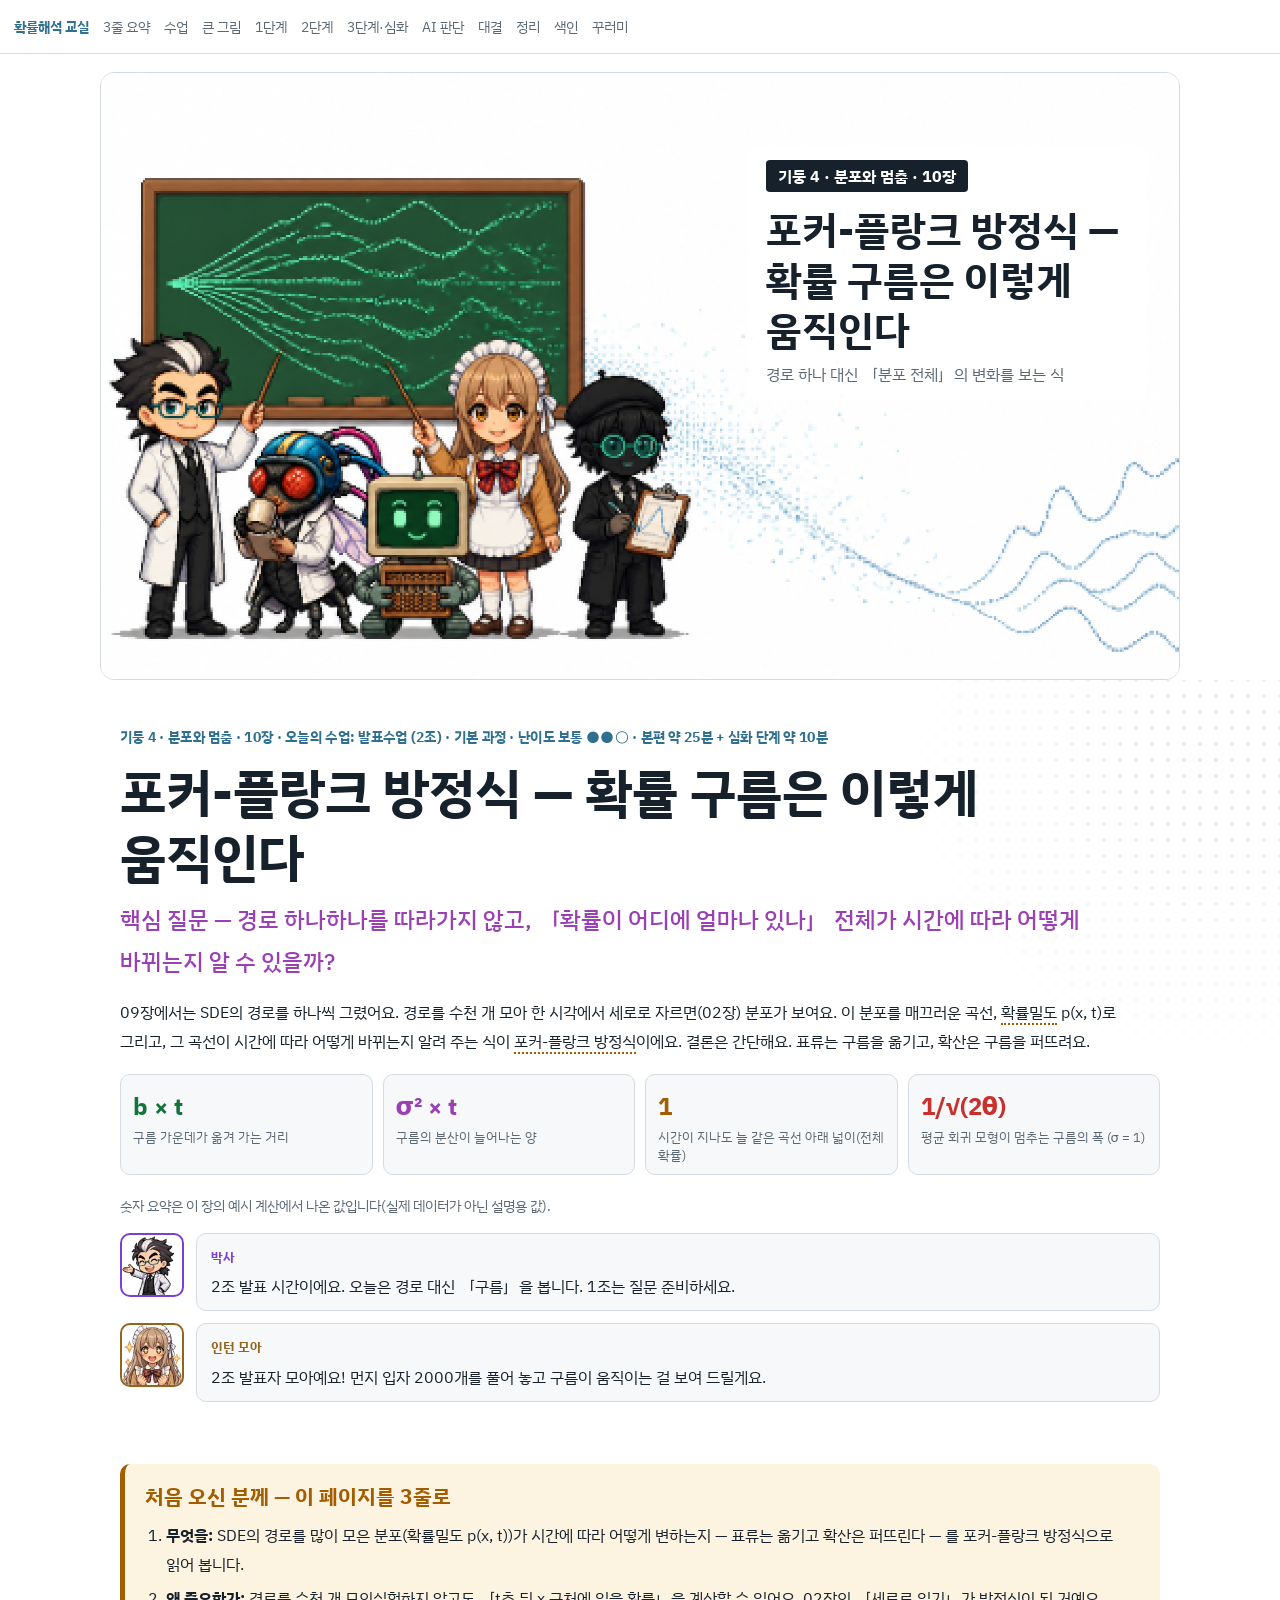
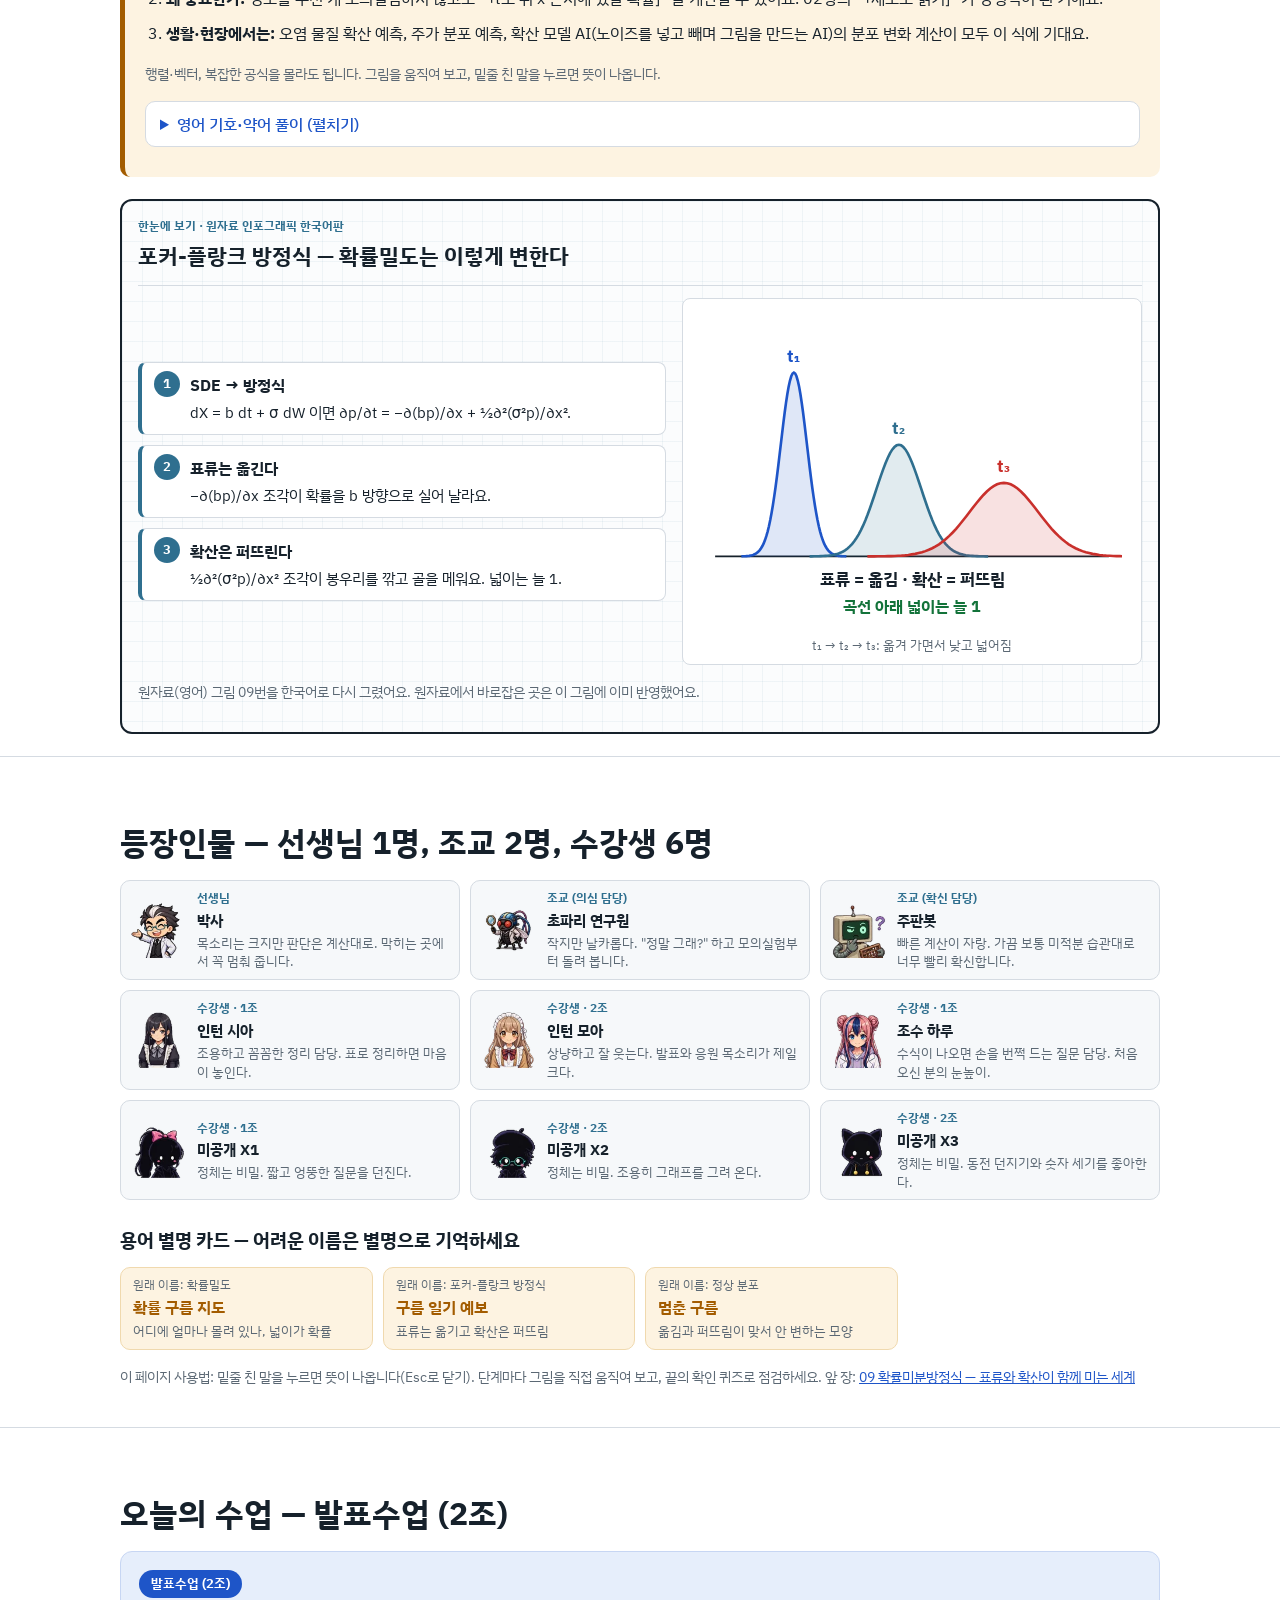
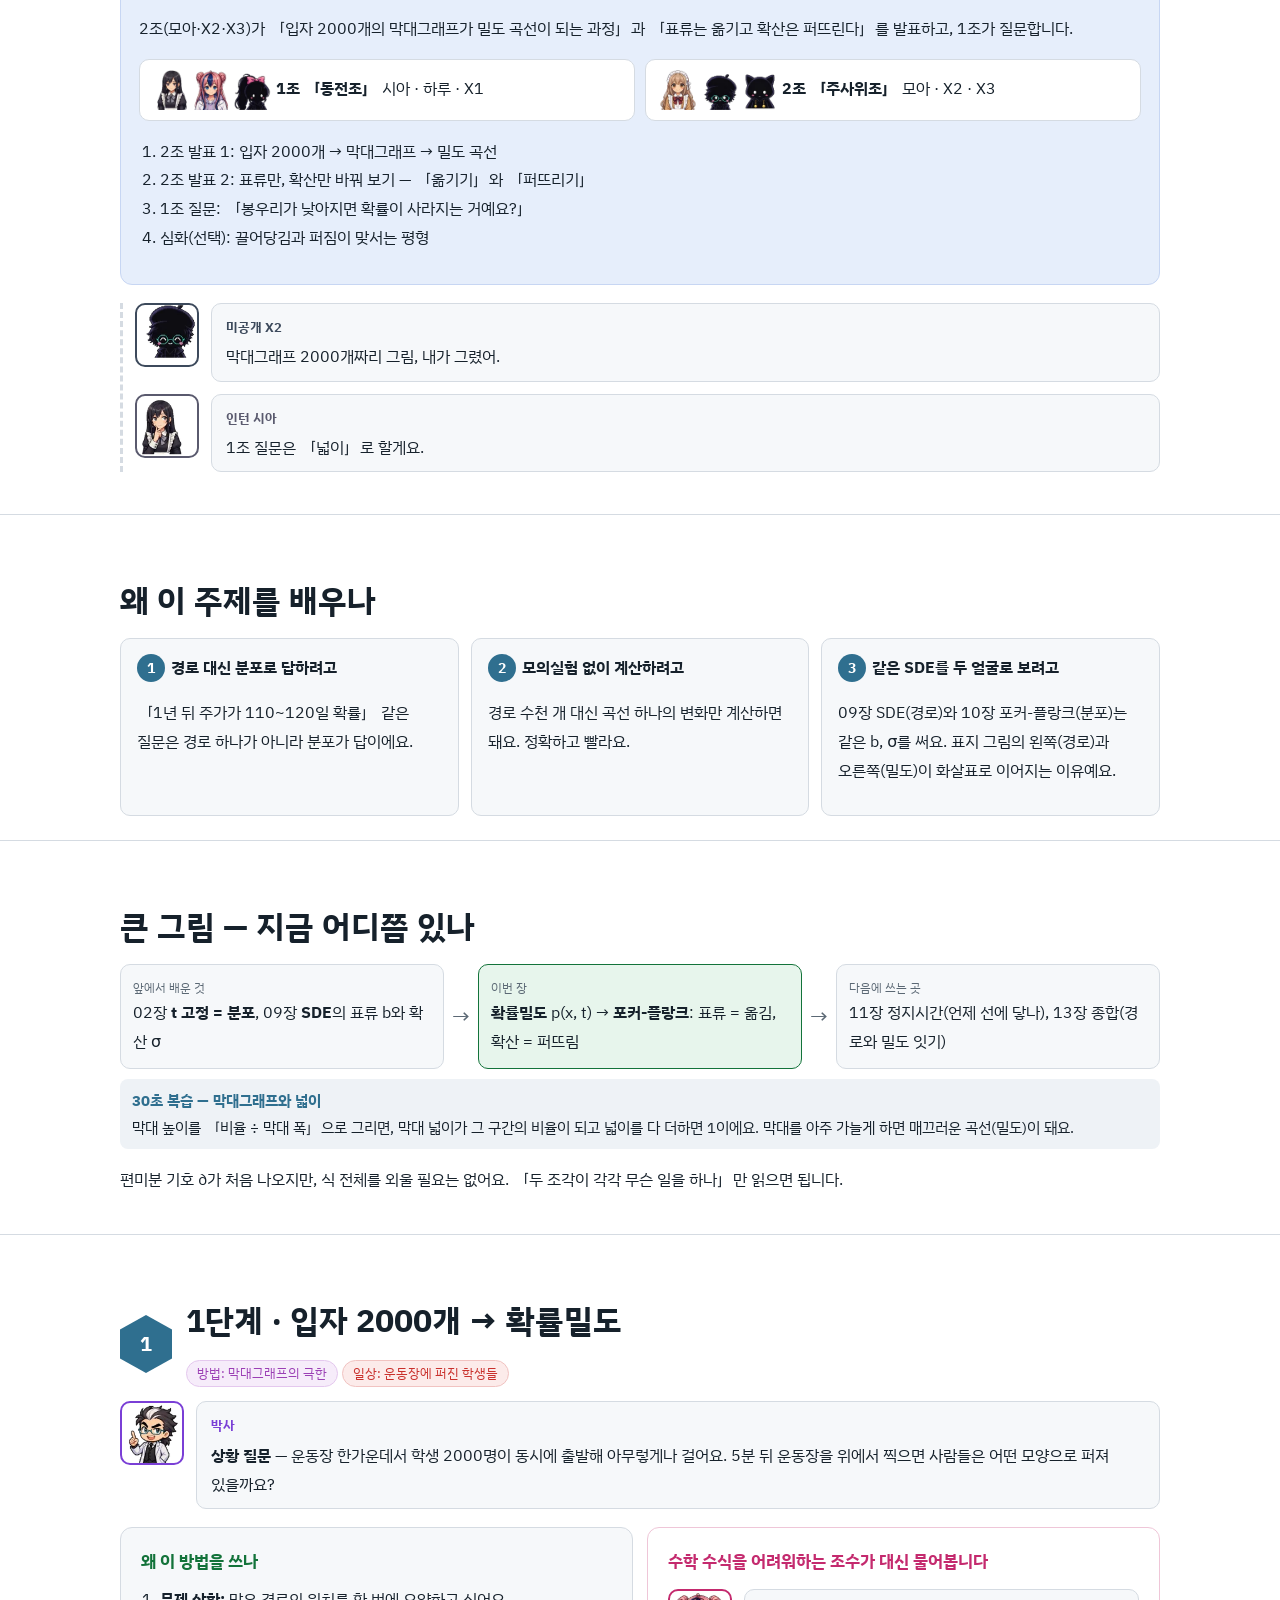
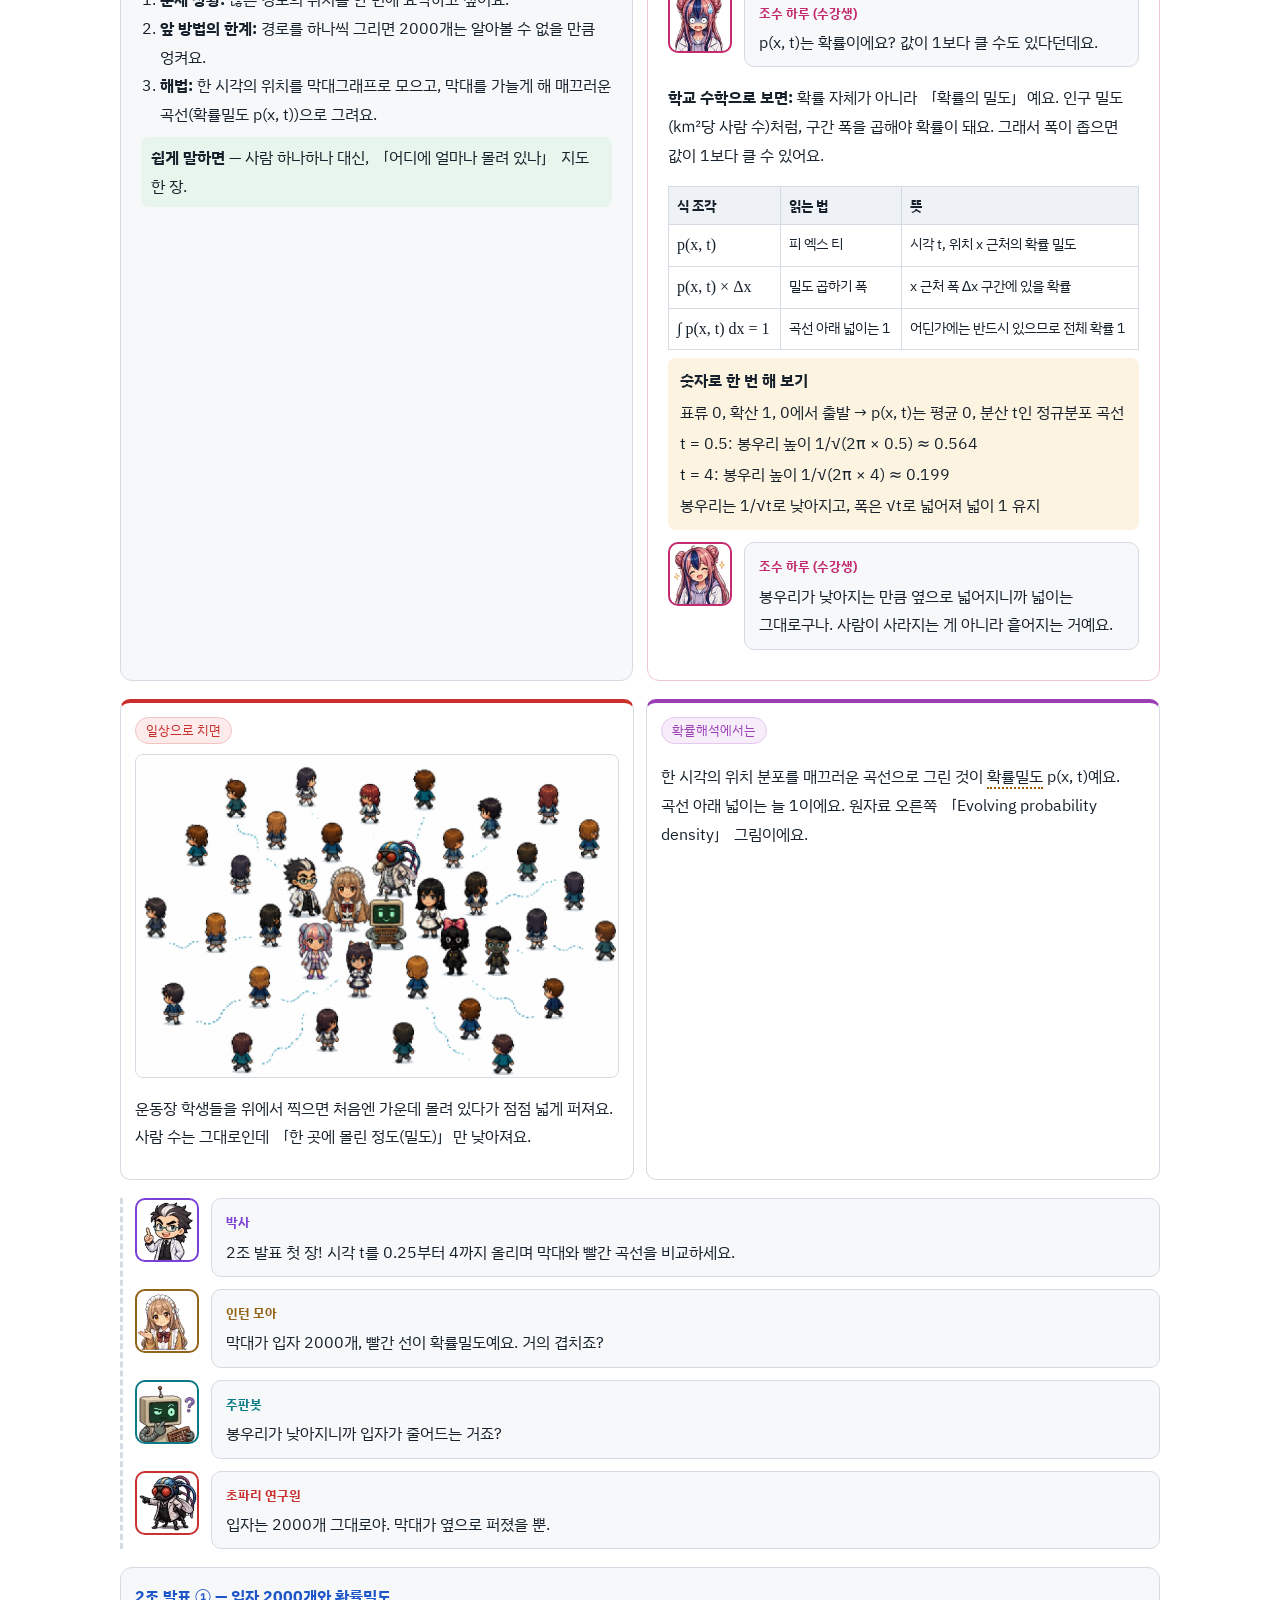
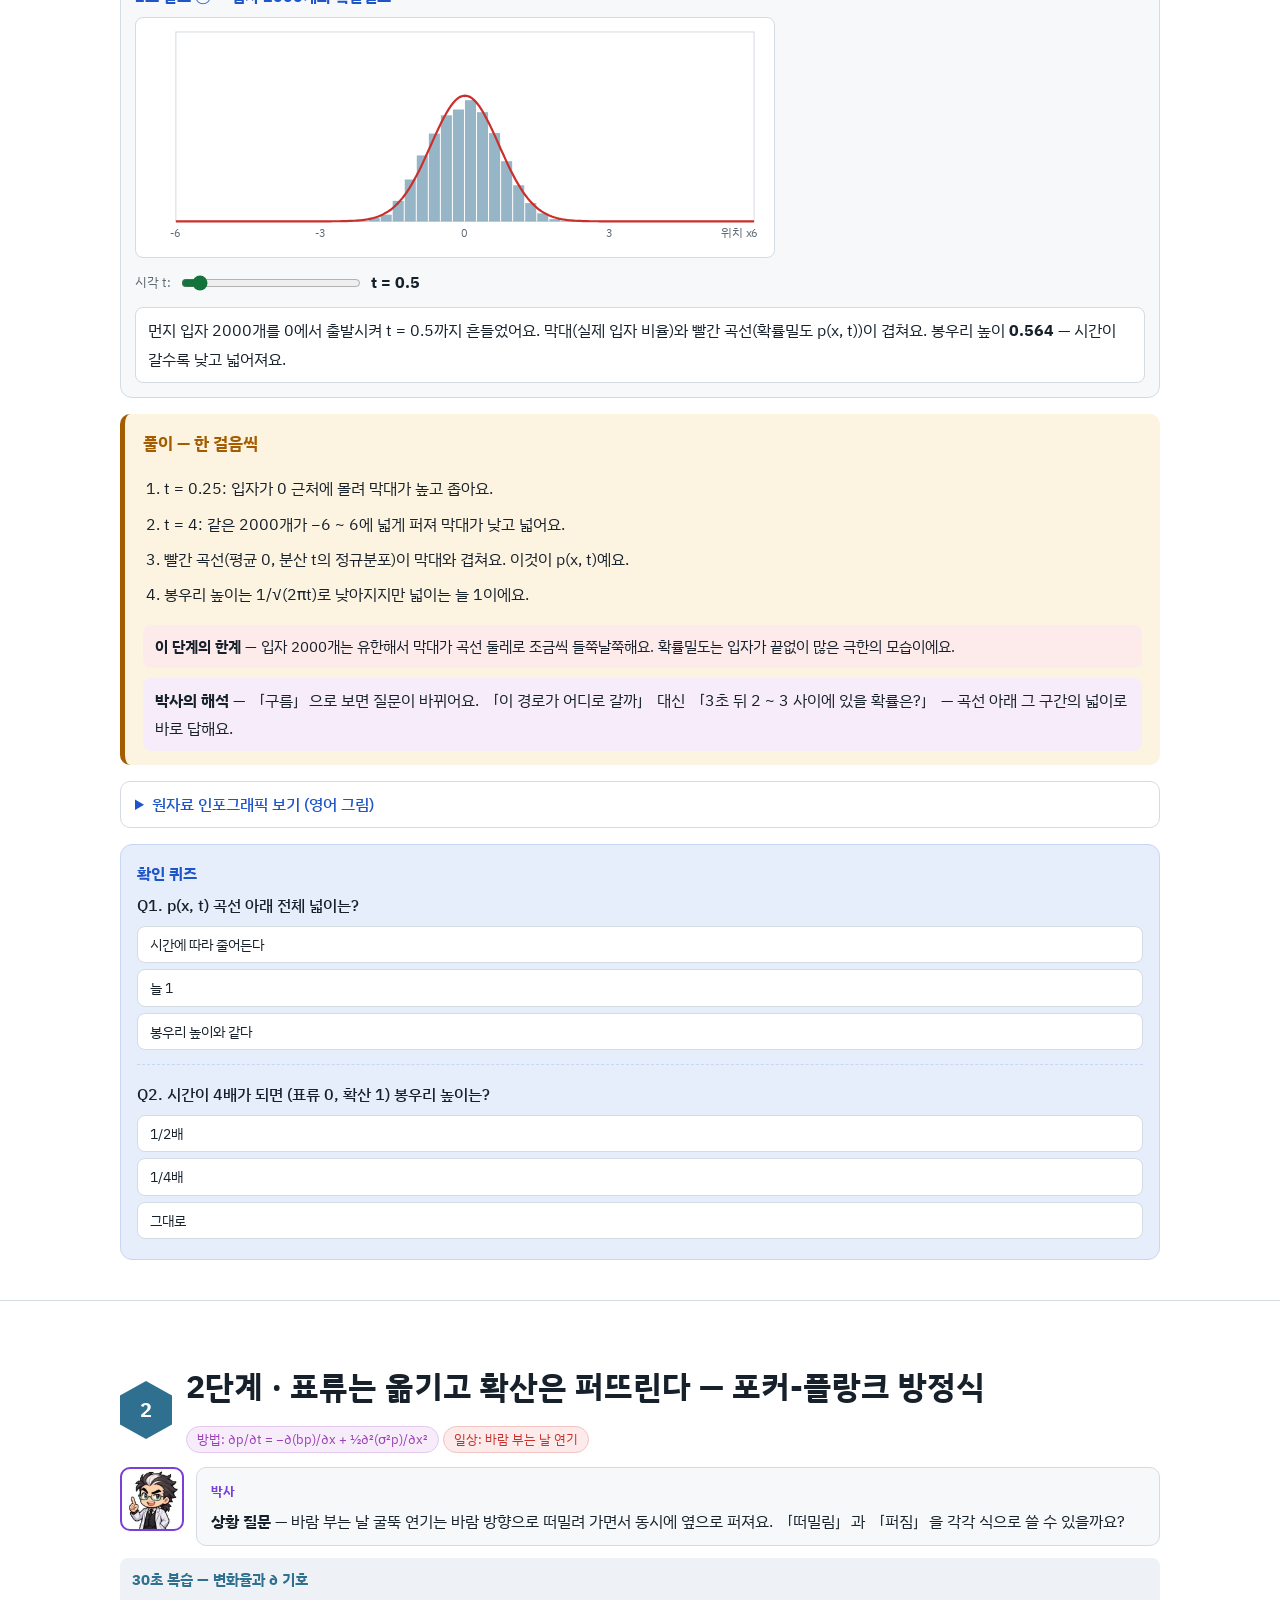
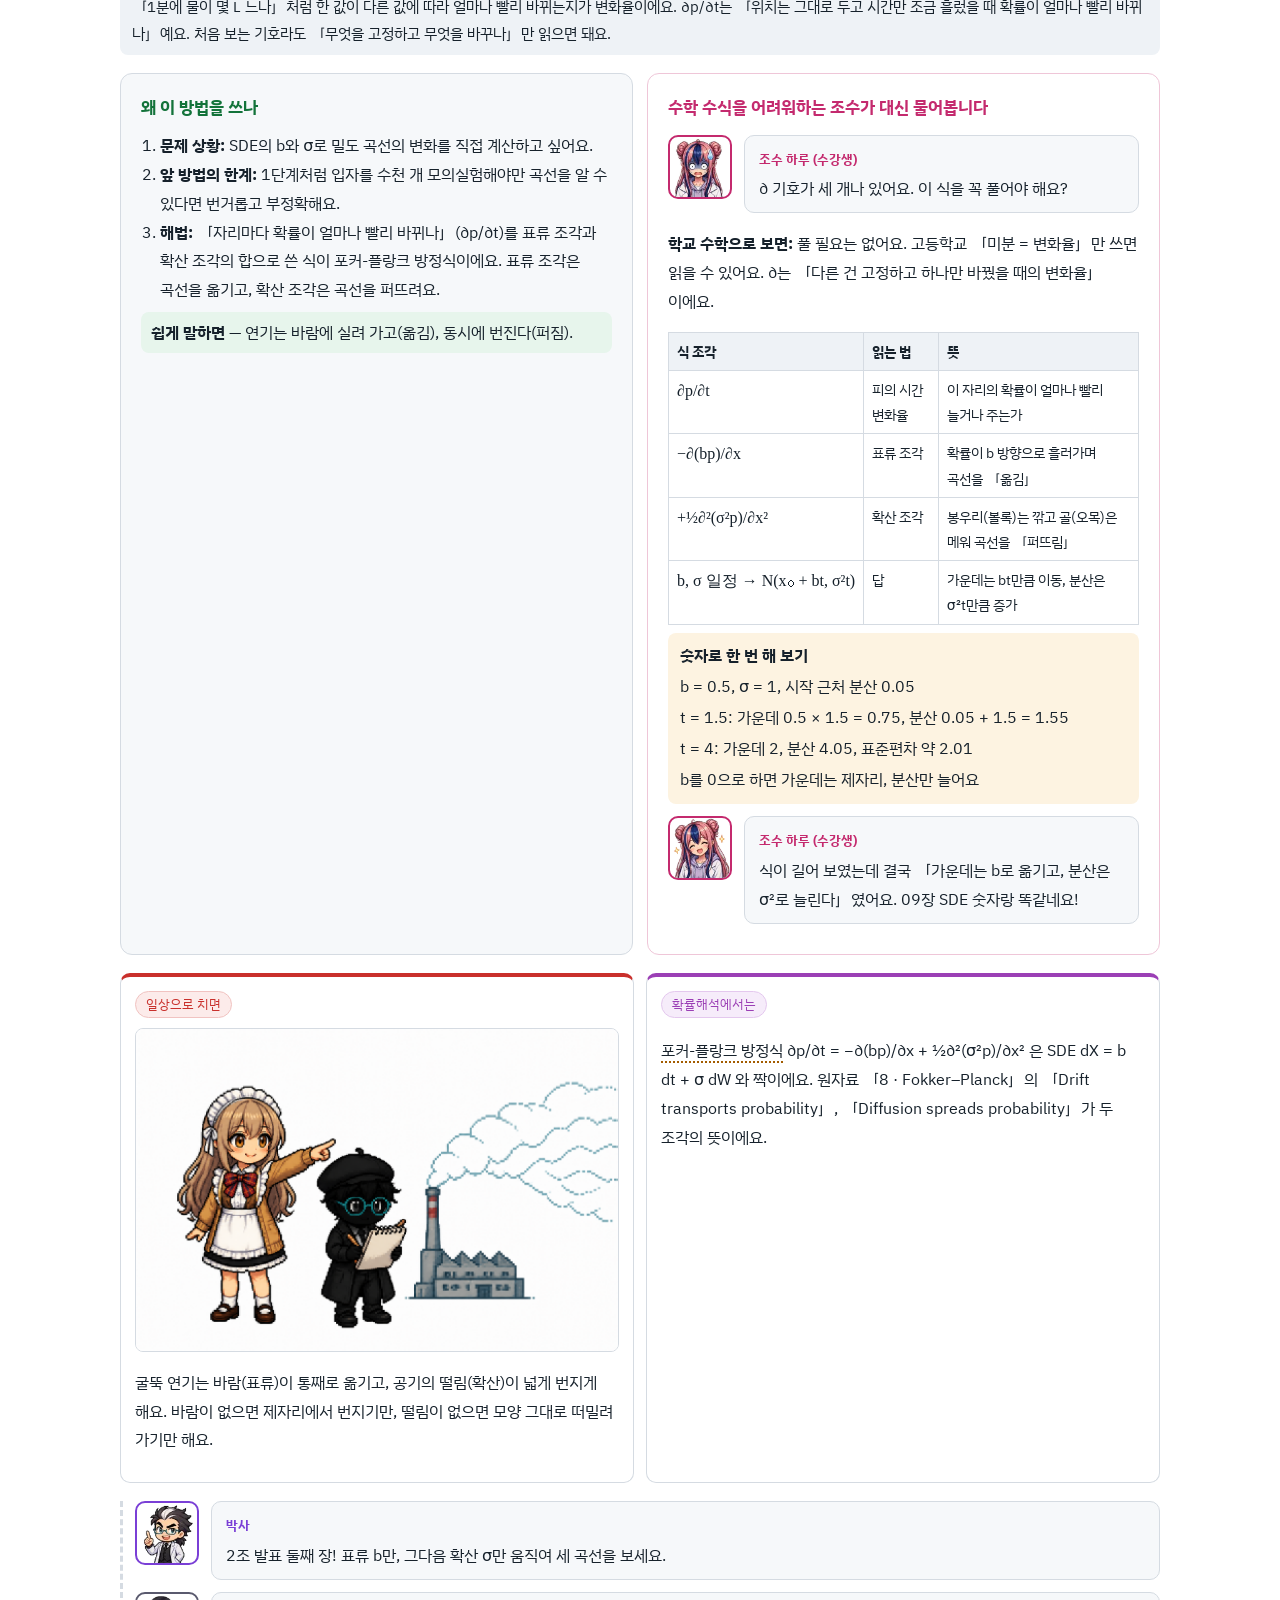
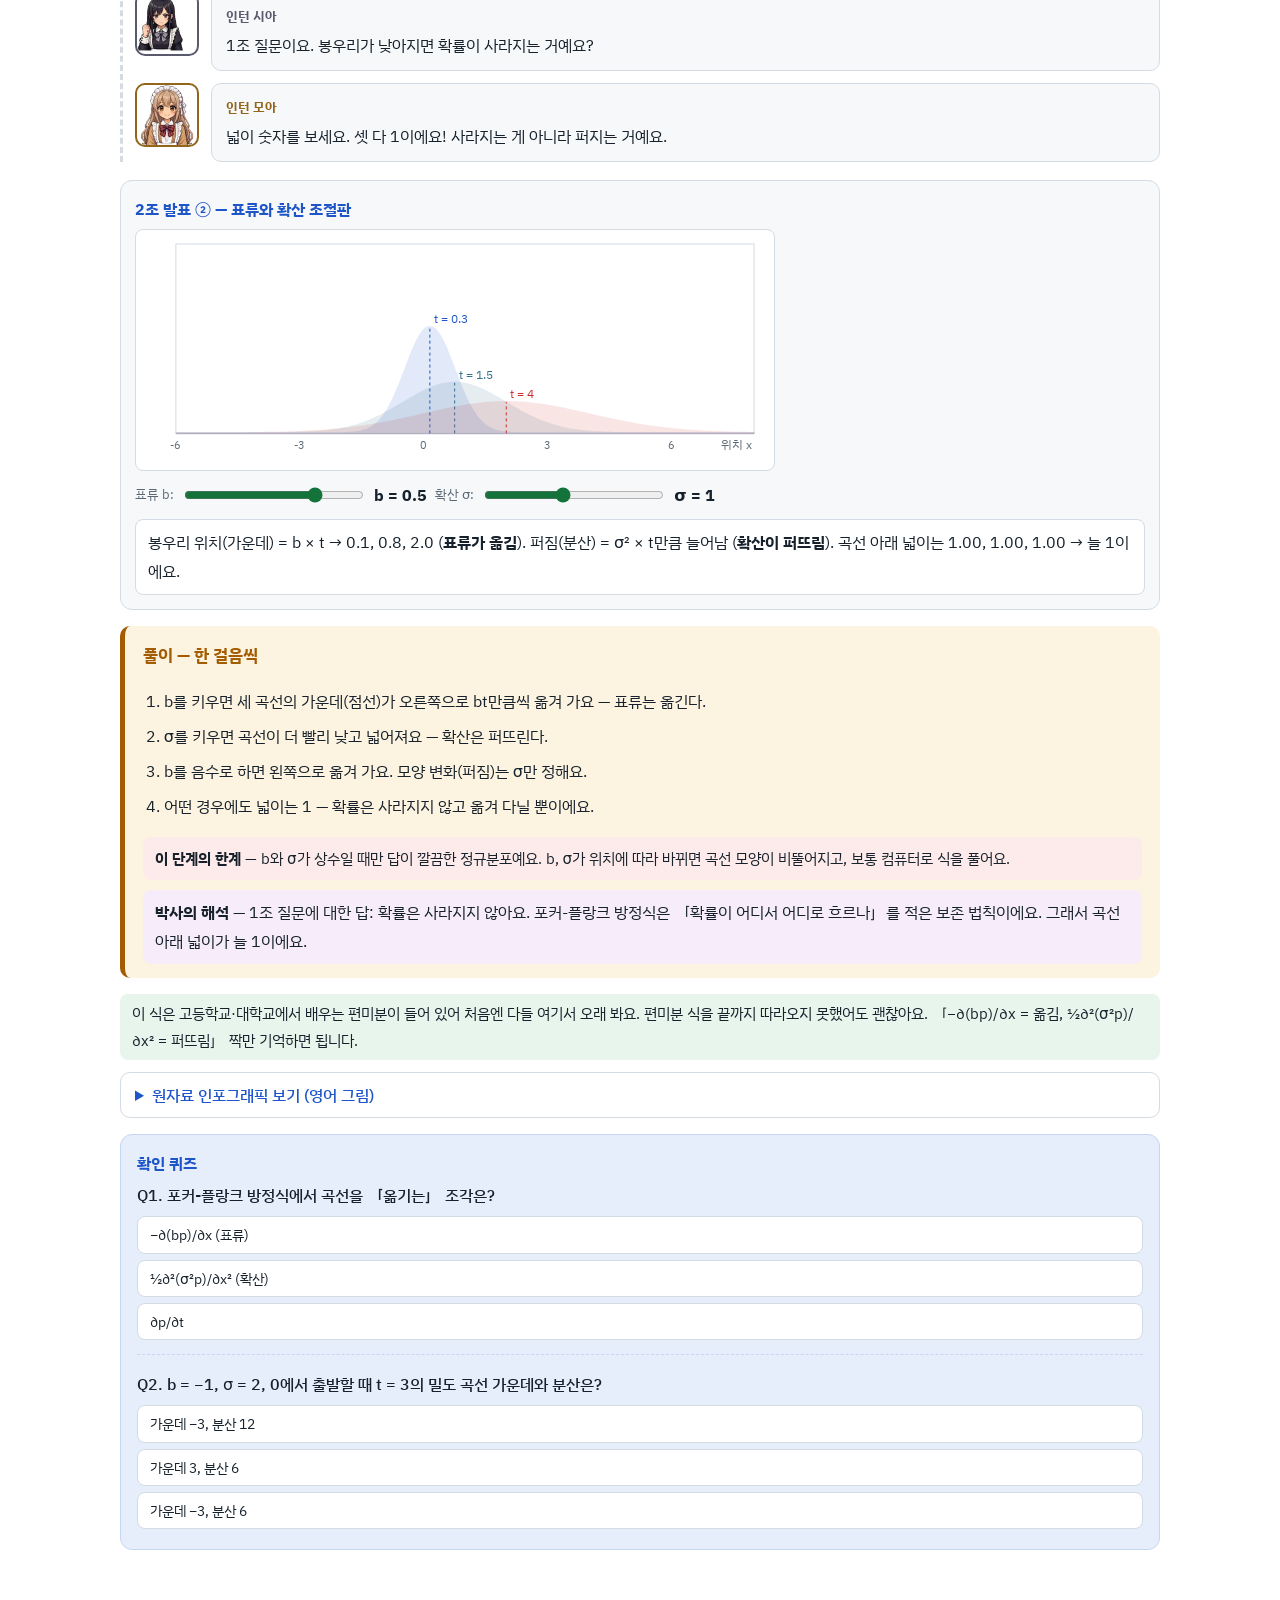
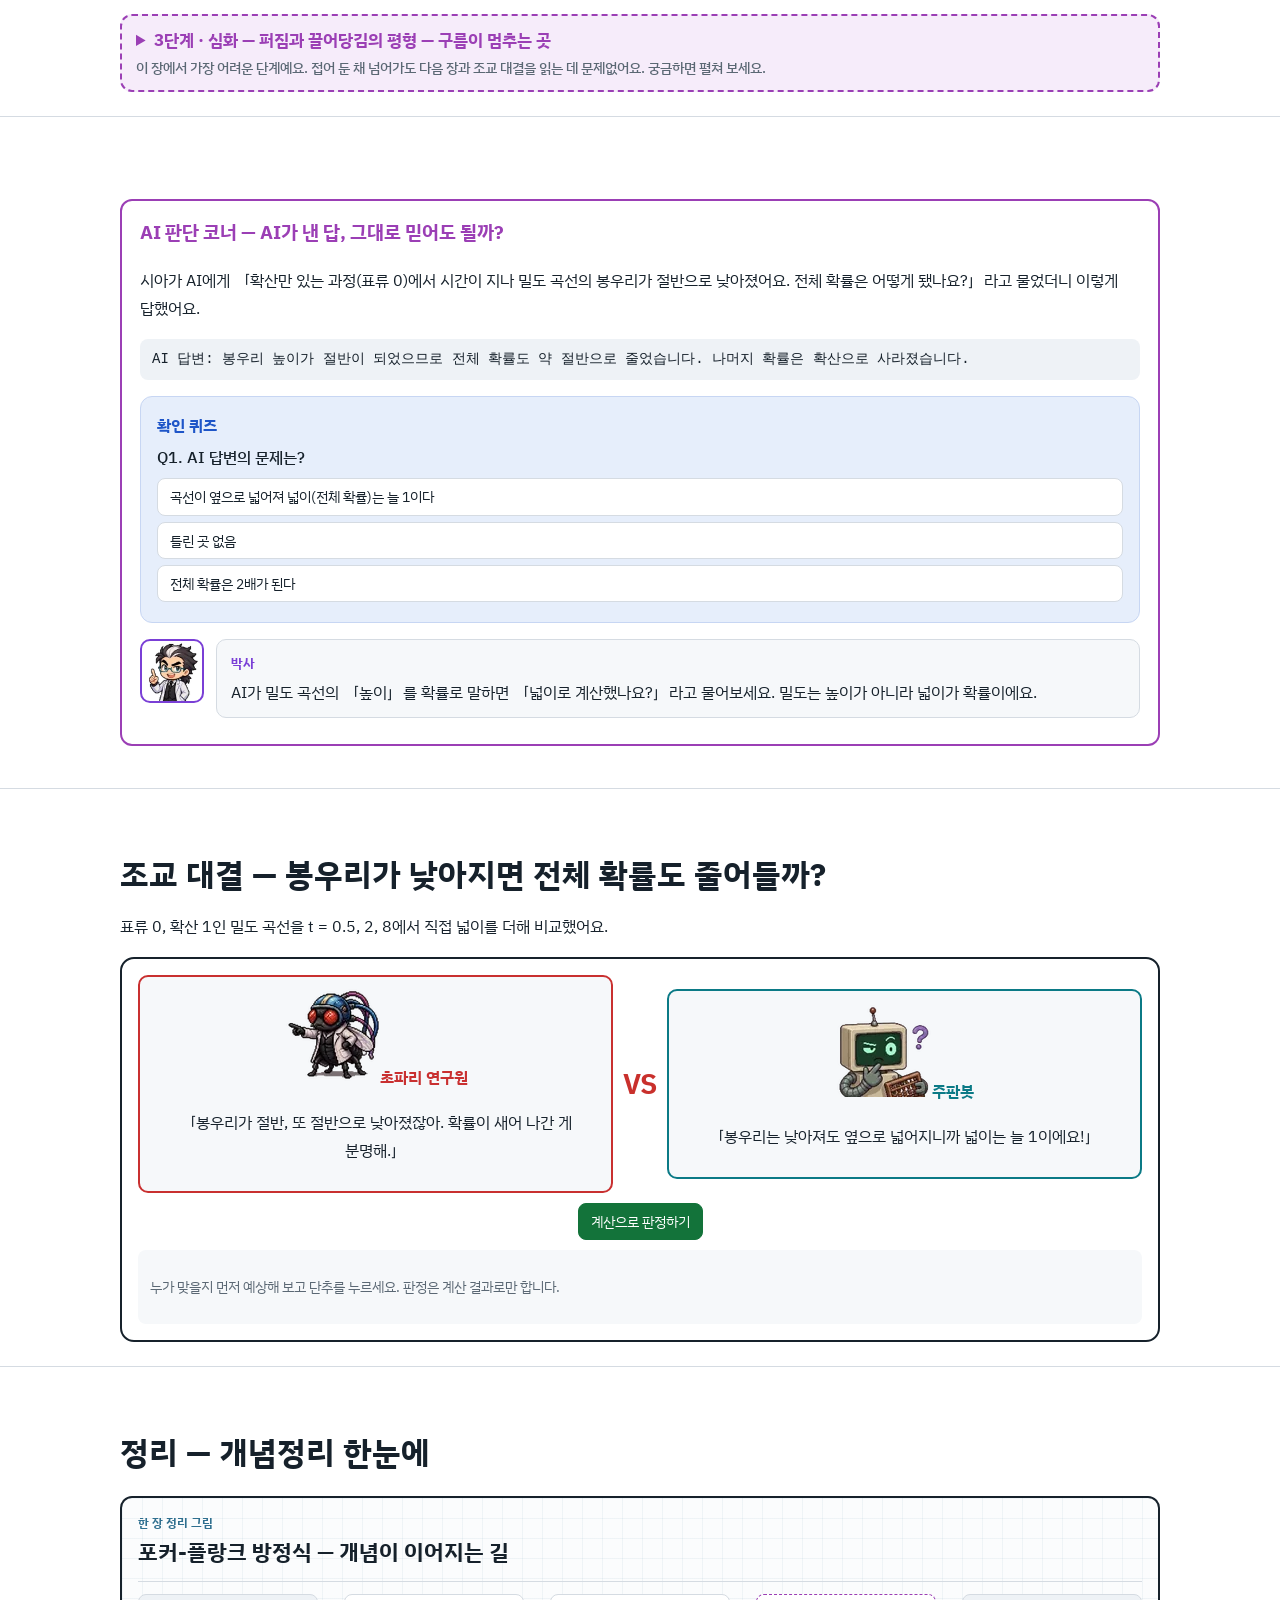
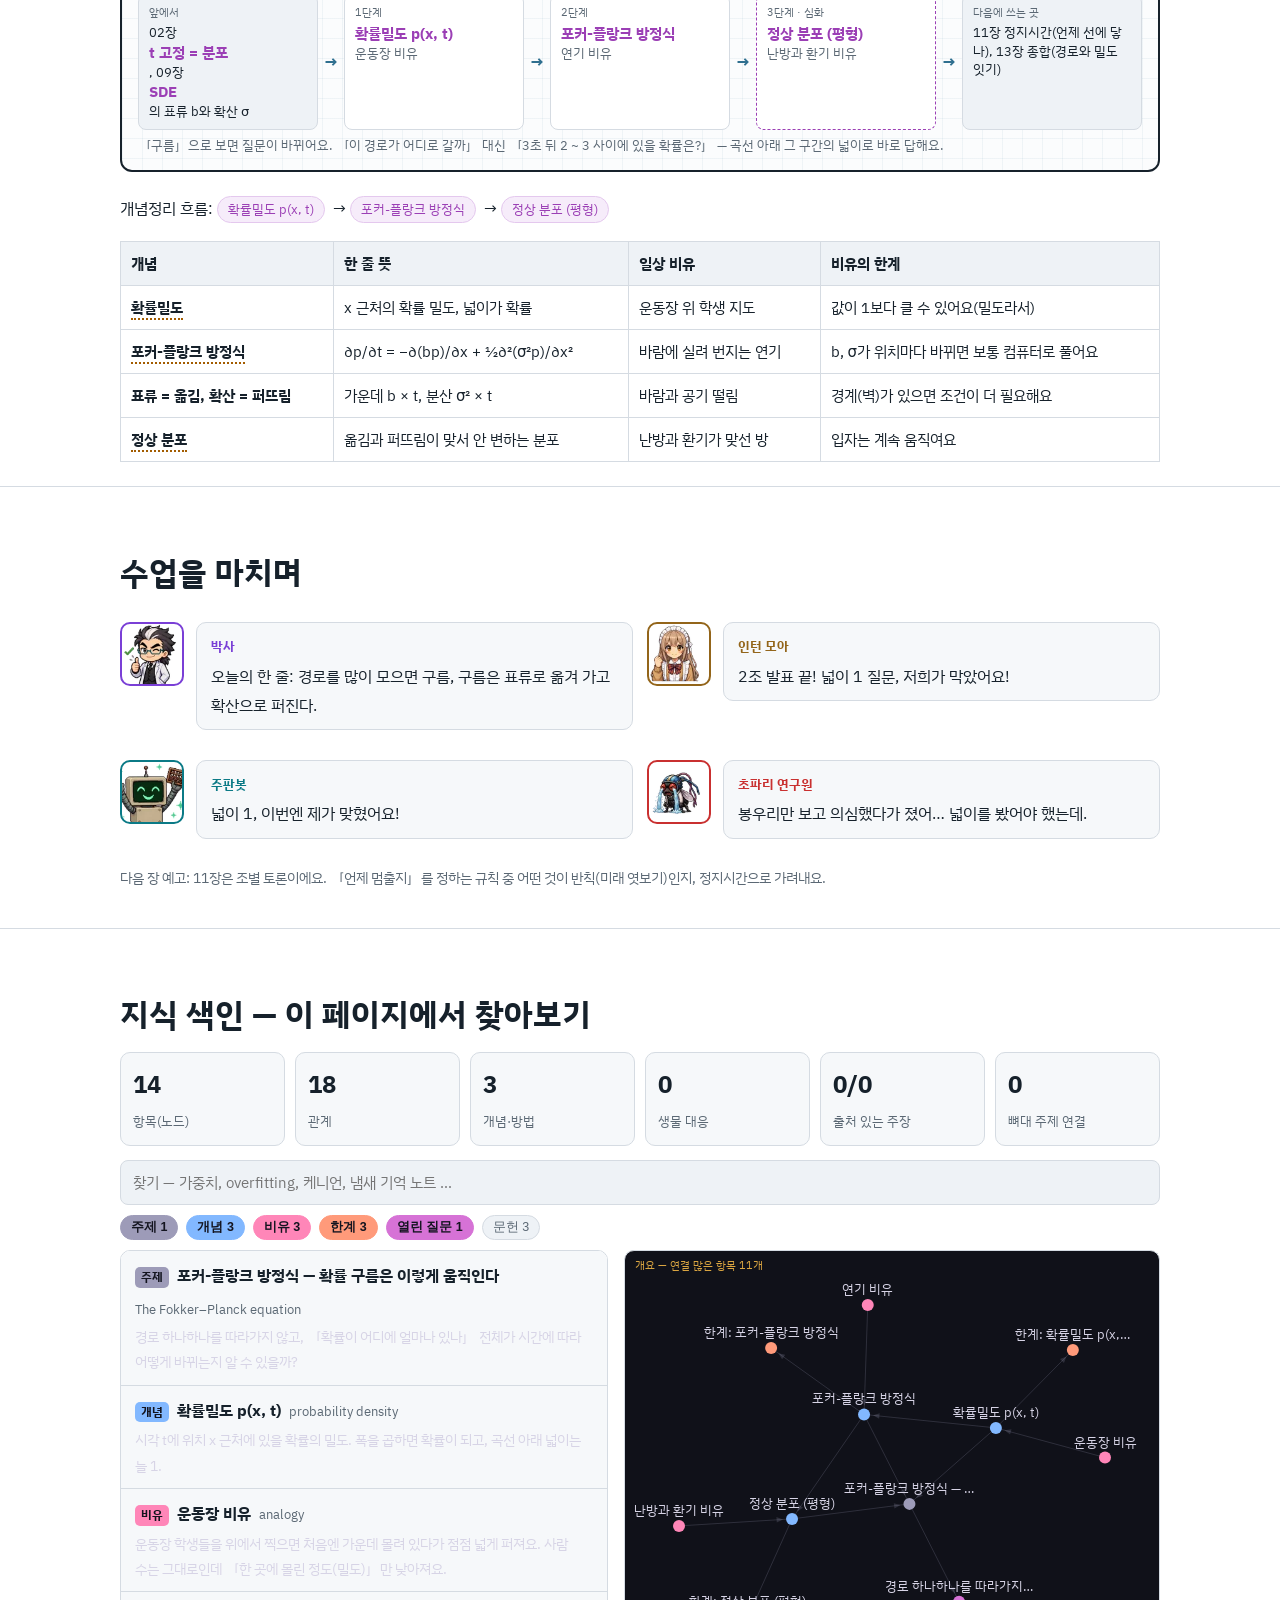
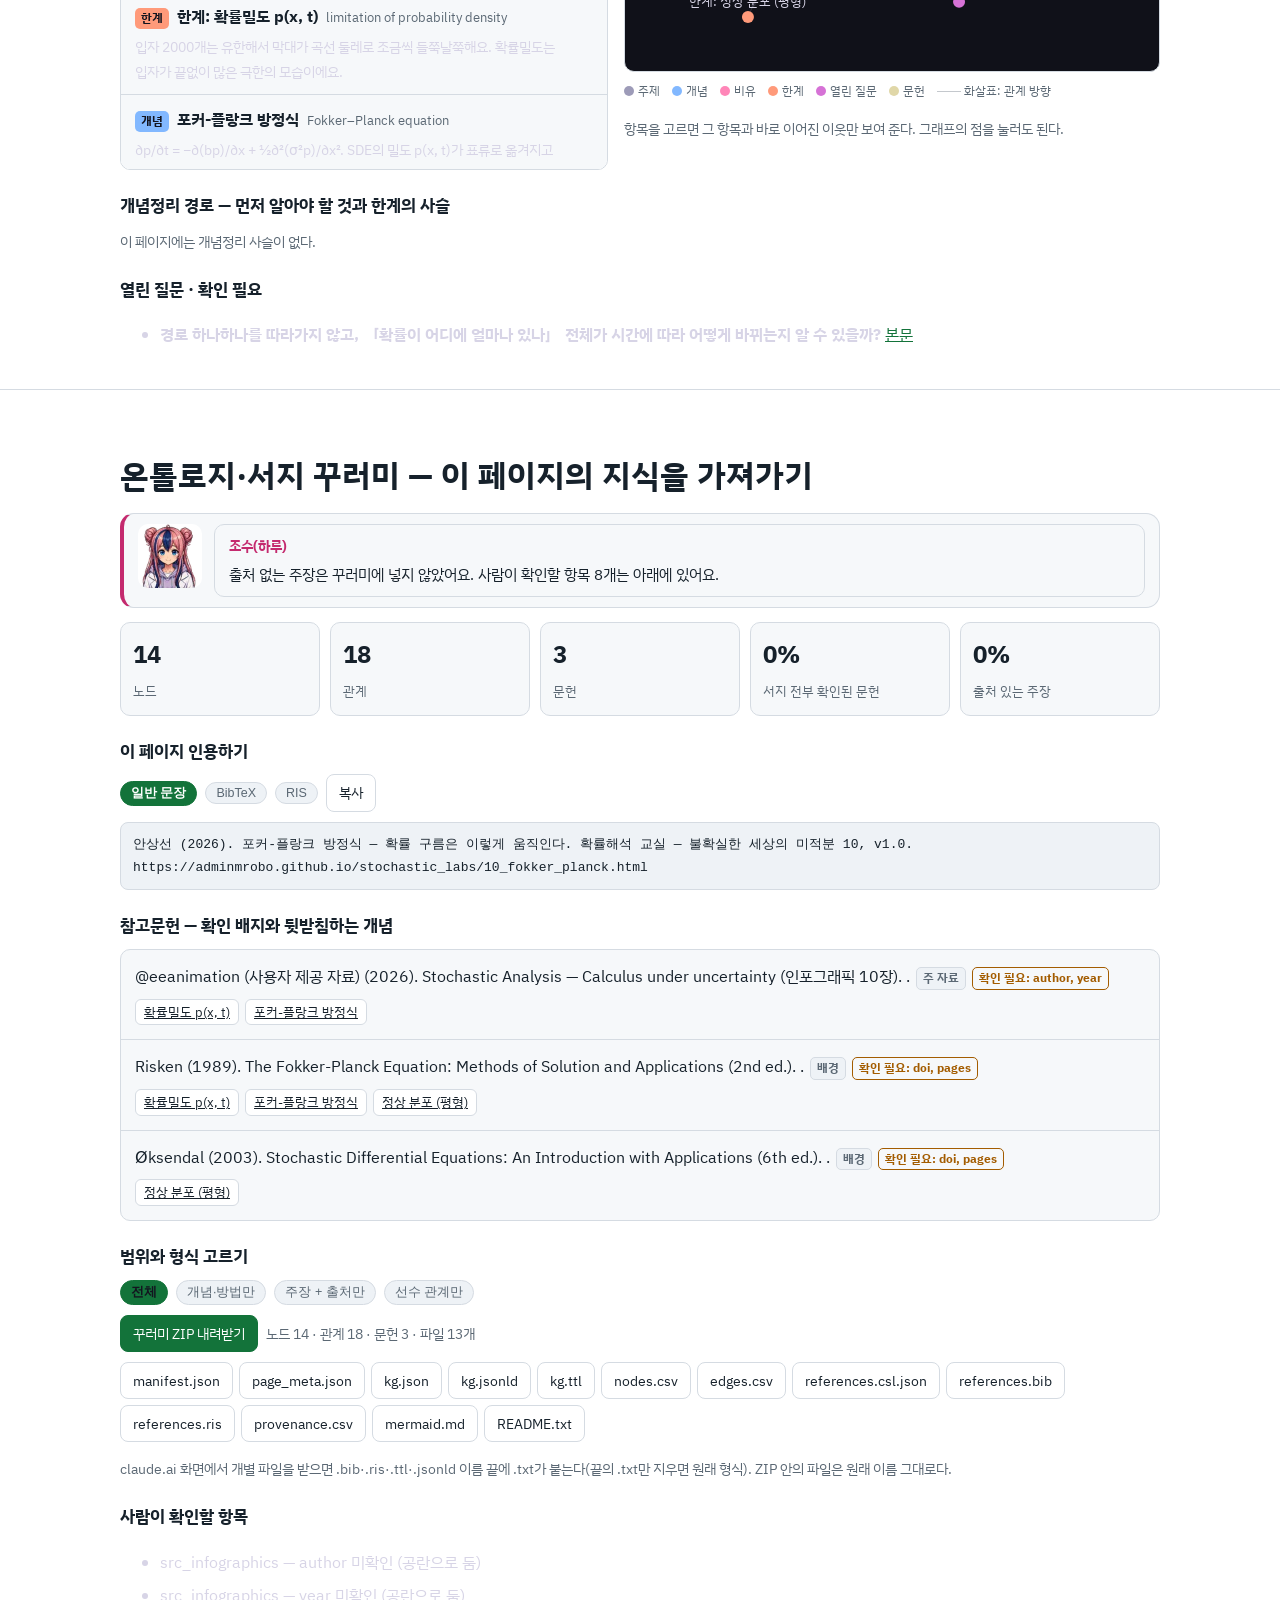
<file: 10_fokker_planck.html>
<!DOCTYPE html><html lang="ko"><head>
<meta charset="utf-8">
<meta name="viewport" content="width=device-width, initial-scale=1, viewport-fit=cover">
<title>10 포커-플랑크 방정식 — 확률 구름은 이렇게 움직인다 — 확률해석 교실 — 불확실한 세상의 미적분</title>
<meta name="description" content="경로 하나하나를 따라가지 않고, 「확률이 어디에 얼마나 있나」 전체가 시간에 따라 어떻게 바뀌는지 알 수 있을까?">
<meta property="og:title" content="10 포커-플랑크 방정식 — 확률 구름은 이렇게 움직인다 — 확률해석 교실 — 불확실한 세상의 미적분">
<meta property="og:description" content="경로 하나하나를 따라가지 않고, 「확률이 어디에 얼마나 있나」 전체가 시간에 따라 어떻게 바뀌는지 알 수 있을까?">
<meta property="og:type" content="article">
<meta property="og:image" content="img/og/og_10.webp">
<link rel="preconnect" href="https://fonts.googleapis.com"><link rel="preconnect" href="https://fonts.gstatic.com" crossorigin>
<link href="https://fonts.googleapis.com/css2?family=IBM+Plex+Sans+KR:wght@400;500;700&display=swap" rel="stylesheet">
<link rel="stylesheet" href="assets/lab.css">
<!-- px-fix v1 --><style id="px-fix">img{image-rendering:auto!important}</style><script id="px-fix-js">(function(){var R=window.ResizeObserver;function f(i){var n=i.naturalWidth,w=i.getBoundingClientRect().width;if(!n||!w)return;var s=w*(window.devicePixelRatio||1)/n;i.style.setProperty("image-rendering",s>=1.95?"pixelated":"auto","important")}var ro=R?new R(function(es){es.forEach(function(e){f(e.target)})}):null;function a(i){if(i.__px)return;i.__px=1;i.addEventListener("load",function(){f(i)});if(ro)ro.observe(i);f(i)}function all(r){(r||document).querySelectorAll&&(r||document).querySelectorAll("img").forEach(a)}function go(){all();if(window.MutationObserver)new MutationObserver(function(ms){ms.forEach(function(m){m.addedNodes.forEach(function(n){if(n.nodeType!==1)return;if(n.tagName==="IMG")a(n);else all(n)})})}).observe(document.documentElement,{childList:true,subtree:true});window.addEventListener("resize",function(){document.querySelectorAll("img").forEach(f)})}if(document.readyState==="loading")document.addEventListener("DOMContentLoaded",go);else go()})();</script><!-- /px-fix -->
</head><body>
<nav class="top" aria-label="이 페이지 목차"><a class="logo" href="index.html">확률해석 교실</a><a href="#three">3줄 요약</a><a href="#class">수업</a><a href="#map">큰 그림</a><a href="#lv1">1단계</a><a href="#lv2">2단계</a><a href="#lv3">3단계·심화</a><a href="#ai">AI 판단</a><a href="#duel">대결</a><a href="#sum">정리</a><a href="#kg">색인</a><a href="#export">꾸러미</a></nav><div id="prog"></div>
<div class="cover has-img" id="top"><img class="cimg" src="img/cover/cover_10.webp" width="1920" height="1080" alt="포커-플랑크 방정식 — 확률 구름은 이렇게 움직인다 표지 — 박사, 초파리 연구원, 주판봇, 인턴 모아"><div class="ctext"><span class="no">기둥 4 · 분포와 멈춤 · 10장</span><h1>포커-플랑크 방정식 — 확률 구름은 이렇게 움직인다</h1><p>경로 하나 대신 「분포 전체」의 변화를 보는 식</p></div></div>
<header class="hero"><div class="wrap">
<div class="kicker">기둥 4 · 분포와 멈춤 · 10장 · 오늘의 수업: 발표수업 (2조) · 기본 과정 · 난이도 보통 ●●○ · 본편 약 25분 + 심화 단계 약 10분</div>
<h1>포커-플랑크 방정식 — 확률 구름은 이렇게 움직인다</h1>
<p class="q">핵심 질문 — 경로 하나하나를 따라가지 않고, 「확률이 어디에 얼마나 있나」 전체가 시간에 따라 어떻게 바뀌는지 알 수 있을까?</p>
<p>09장에서는 SDE의 경로를 하나씩 그렸어요. 경로를 수천 개 모아 한 시각에서 세로로 자르면(02장) 분포가 보여요. 이 분포를 매끄러운 곡선, <span class="jt" data-t="확률밀도" data-d="어느 자리 근처에 있을 확률이 얼마나 몰려 있나를 나타낸 곡선. 구간 넓이가 그 구간의 확률이다.">확률밀도</span> p(x, t)로 그리고, 그 곡선이 시간에 따라 어떻게 바뀌는지 알려 주는 식이 <span class="jt" data-t="포커-플랑크 방정식" data-d="SDE를 따르는 입자들의 확률밀도가 시간에 따라 어떻게 바뀌는지 적은 식. 표류는 옮기고 확산은 퍼뜨린다.">포커-플랑크 방정식</span>이에요. 결론은 간단해요. 표류는 구름을 옮기고, 확산은 구름을 퍼뜨려요.</p>
<div class="kpis"><div class="kpi g"><b>b × t</b><span>구름 가운데가 옮겨 가는 거리</span></div><div class="kpi m"><b>σ² × t</b><span>구름의 분산이 늘어나는 양</span></div><div class="kpi a"><b>1</b><span>시간이 지나도 늘 같은 곡선 아래 넓이(전체 확률)</span></div><div class="kpi r"><b>1/√(2θ)</b><span>평균 회귀 모형이 멈추는 구름의 폭 (σ = 1)</span></div></div>
<p class="note">숫자 요약은 이 장의 예시 계산에서 나온 값입니다(실제 데이터가 아닌 설명용 값).</p>
<div class="say" data-who="doc"><img class="who" data-who="doc" data-mood="front" alt="" aria-hidden="true"><div><b class="name">박사</b><p>2조 발표 시간이에요. 오늘은 경로 대신 「구름」을 봅니다. 1조는 질문 준비하세요.</p></div></div><div class="say" data-who="moa"><img class="who" data-who="moa" data-mood="sparkle" alt="" aria-hidden="true"><div><b class="name">인턴 모아</b><p>2조 발표자 모아예요! 먼지 입자 2000개를 풀어 놓고 구름이 움직이는 걸 보여 드릴게요.</p></div></div>
</div></header>
<div class="wrap"><div class="three" id="three"><h2>처음 오신 분께 — 이 페이지를 3줄로</h2><ol>
<li><b>무엇을:</b> SDE의 경로를 많이 모은 분포(확률밀도 p(x, t))가 시간에 따라 어떻게 변하는지 — 표류는 옮기고 확산은 퍼뜨린다 — 를 포커-플랑크 방정식으로 읽어 봅니다.</li><li><b>왜 중요한가:</b> 경로를 수천 개 모의실험하지 않고도 「t초 뒤 x 근처에 있을 확률」을 계산할 수 있어요. 02장의 「세로로 읽기」가 방정식이 된 거예요.</li><li><b>생활·현장에서는:</b> 오염 물질 확산 예측, 주가 분포 예측, 확산 모델 AI(노이즈를 넣고 빼며 그림을 만드는 AI)의 분포 변화 계산이 모두 이 식에 기대요.</li></ol>
<p class="note">행렬·벡터, 복잡한 공식을 몰라도 됩니다. 그림을 움직여 보고, 밑줄 친 말을 누르면 뜻이 나옵니다.</p>
<details><summary>영어 기호·약어 풀이 (펼치기)</summary><ul><li><b>p(x, t)</b> — 시각 t에 위치 x 근처에 있을 확률의 밀도</li><li><b>∂p/∂t</b> — p를 시간으로만 미분 — 「이 자리의 확률이 얼마나 빨리 바뀌나」</li><li><b>∂(bp)/∂x</b> — 표류가 만드는 확률의 흐름이 자리마다 얼마나 다른가</li><li><b>∂²(σ²p)/∂x²</b> — 곡선이 얼마나 볼록·오목한가 — 확산이 봉우리를 깎고 골을 메우는 정도</li></ul></details>
</div><figure class="infog" id="infog"><div class="ihead"><span>한눈에 보기 · 원자료 인포그래픽 한국어판</span><b>포커-플랑크 방정식 — 확률밀도는 이렇게 변한다</b></div><div class="ibody"><div class="icards"><div class="ic"><b class="n">1</b><div><b>SDE → 방정식</b><p>dX = b dt + σ dW 이면 ∂p/∂t = −∂(bp)/∂x + ½∂²(σ²p)/∂x².</p></div></div><div class="ic"><b class="n">2</b><div><b>표류는 옮긴다</b><p>−∂(bp)/∂x 조각이 확률을 b 방향으로 실어 날라요.</p></div></div><div class="ic"><b class="n">3</b><div><b>확산은 퍼뜨린다</b><p>½∂²(σ²p)/∂x² 조각이 봉우리를 깎고 골을 메워요. 넓이는 늘 1.</p></div></div></div><div class="idia"><svg viewBox="0 0 320 240" width="100%" role="img" aria-label="시간에 따라 옮겨 가며 퍼지는 밀도 곡선 세 개" style="max-width:420px;font-family:inherit"><line x1="10" y1="190" x2="310" y2="190" stroke="#16212b" stroke-width="1.5"/><path d="M30.0 190.0 L31.0 189.9 L32.0 189.9 L33.0 189.9 L34.0 189.8 L35.0 189.7 L36.0 189.6 L37.0 189.4 L38.0 189.2 L39.0 188.9 L40.0 188.4 L41.0 187.9 L42.0 187.2 L43.0 186.3 L44.0 185.2 L45.0 183.8 L46.0 182.1 L47.0 180.1 L48.0 177.6 L49.0 174.6 L50.0 171.1 L51.0 167.0 L52.0 162.3 L53.0 157.0 L54.0 151.1 L55.0 144.5 L56.0 137.5 L57.0 129.9 L58.0 121.9 L59.0 113.5 L60.0 105.1 L61.0 96.6 L62.0 88.3 L63.0 80.4 L64.0 73.1 L65.0 66.5 L66.0 60.8 L67.0 56.2 L68.0 52.8 L69.0 50.7 L70.0 50.0 L71.0 50.7 L72.0 52.8 L73.0 56.2 L74.0 60.8 L75.0 66.5 L76.0 73.1 L77.0 80.4 L78.0 88.3 L79.0 96.6 L80.0 105.1 L81.0 113.5 L82.0 121.9 L83.0 129.9 L84.0 137.5 L85.0 144.5 L86.0 151.1 L87.0 157.0 L88.0 162.3 L89.0 167.0 L90.0 171.1 L91.0 174.6 L92.0 177.6 L93.0 180.1 L94.0 182.1 L95.0 183.8 L96.0 185.2 L97.0 186.3 L98.0 187.2 L99.0 187.9 L100.0 188.4 L101.0 188.9 L102.0 189.2 L103.0 189.4 L104.0 189.6 L105.0 189.7 L106.0 189.8 L107.0 189.9 L108.0 189.9 L109.0 189.9 L110.0 190.0" fill="#1e55c8" fill-opacity=".14" stroke="#1e55c8" stroke-width="2"/><text x="70.0" y="42.0" font-size="13" fill="#1e55c8" font-weight="700" text-anchor="middle">t₁</text><path d="M82.0 190.0 L83.7 190.0 L85.4 189.9 L87.1 189.9 L88.8 189.9 L90.5 189.8 L92.2 189.7 L93.9 189.6 L95.6 189.5 L97.3 189.3 L99.0 189.1 L100.7 188.7 L102.4 188.3 L104.1 187.8 L105.8 187.1 L107.5 186.3 L109.2 185.2 L110.9 184.0 L112.6 182.4 L114.3 180.6 L116.0 178.5 L117.7 176.0 L119.4 173.2 L121.1 170.0 L122.8 166.4 L124.5 162.4 L126.2 158.1 L127.9 153.5 L129.6 148.6 L131.3 143.6 L133.0 138.4 L134.7 133.3 L136.4 128.3 L138.1 123.5 L139.8 119.0 L141.5 115.0 L143.2 111.5 L144.9 108.7 L146.6 106.7 L148.3 105.4 L150.0 105.0 L151.7 105.4 L153.4 106.7 L155.1 108.7 L156.8 111.5 L158.5 115.0 L160.2 119.0 L161.9 123.5 L163.6 128.3 L165.3 133.3 L167.0 138.4 L168.7 143.6 L170.4 148.6 L172.1 153.5 L173.8 158.1 L175.5 162.4 L177.2 166.4 L178.9 170.0 L180.6 173.2 L182.3 176.0 L184.0 178.5 L185.7 180.6 L187.4 182.4 L189.1 184.0 L190.8 185.2 L192.5 186.3 L194.2 187.1 L195.9 187.8 L197.6 188.3 L199.3 188.7 L201.0 189.1 L202.7 189.3 L204.4 189.5 L206.1 189.6 L207.8 189.7 L209.5 189.8 L211.2 189.9 L212.9 189.9 L214.6 189.9 L216.3 190.0 L218.0 190.0" fill="#2f6f8f" fill-opacity=".14" stroke="#2f6f8f" stroke-width="2"/><text x="150.0" y="97.0" font-size="13" fill="#2f6f8f" font-weight="700" text-anchor="middle">t₂</text><path d="M126.0 190.0 L128.6 190.0 L131.2 190.0 L133.8 189.9 L136.4 189.9 L139.0 189.9 L141.6 189.8 L144.2 189.8 L146.8 189.7 L149.4 189.5 L152.0 189.4 L154.6 189.2 L157.2 188.9 L159.8 188.5 L162.4 188.1 L165.0 187.5 L167.6 186.9 L170.2 186.0 L172.8 185.0 L175.4 183.8 L178.0 182.4 L180.6 180.8 L183.2 178.9 L185.8 176.8 L188.4 174.4 L191.0 171.8 L193.6 169.0 L196.2 165.9 L198.8 162.7 L201.4 159.4 L204.0 156.0 L206.6 152.6 L209.2 149.3 L211.8 146.2 L214.4 143.2 L217.0 140.6 L219.6 138.3 L222.2 136.5 L224.8 135.1 L227.4 134.3 L230.0 134.0 L232.6 134.3 L235.2 135.1 L237.8 136.5 L240.4 138.3 L243.0 140.6 L245.6 143.2 L248.2 146.2 L250.8 149.3 L253.4 152.6 L256.0 156.0 L258.6 159.4 L261.2 162.7 L263.8 165.9 L266.4 169.0 L269.0 171.8 L271.6 174.4 L274.2 176.8 L276.8 178.9 L279.4 180.8 L282.0 182.4 L284.6 183.8 L287.2 185.0 L289.8 186.0 L292.4 186.9 L295.0 187.5 L297.6 188.1 L300.2 188.5 L302.8 188.9 L305.4 189.2 L308.0 189.4 L310.6 189.5 L313.2 189.7 L315.8 189.8 L318.4 189.8 L321.0 189.9 L323.6 189.9 L326.2 189.9 L328.8 190.0 L331.4 190.0 L334.0 190.0" fill="#c9302c" fill-opacity=".14" stroke="#c9302c" stroke-width="2"/><text x="230.0" y="126.0" font-size="13" fill="#c9302c" font-weight="700" text-anchor="middle">t₃</text><text x="160.0" y="212.0" font-size="13" fill="#16212b" font-weight="700" text-anchor="middle">표류 = 옮김 · 확산 = 퍼뜨림</text><text x="160.0" y="232.0" font-size="12" fill="#13733a" font-weight="700" text-anchor="middle">곡선 아래 넓이는 늘 1</text></svg><figcaption>t₁ → t₂ → t₃: 옮겨 가면서 낮고 넓어짐</figcaption></div></div><p class="note">원자료(영어) 그림 09번을 한국어로 다시 그렸어요. 원자료에서 바로잡은 곳은 이 그림에 이미 반영했어요.</p></figure></div>
<section class="level" id="cast"><div class="wrap"><h2>등장인물 — 선생님 1명, 조교 2명, 수강생 6명</h2>
<div class="cast"><div><img class="" data-who="doc" data-mood="front" alt="" aria-hidden="true"><div><span class="role">선생님</span><b>박사</b><span>목소리는 크지만 판단은 계산대로. 막히는 곳에서 꼭 멈춰 줍니다.</span></div></div><div><img class="" data-who="fly" data-mood="magnify" alt="" aria-hidden="true"><div><span class="role">조교 (의심 담당)</span><b>초파리 연구원</b><span>작지만 날카롭다. &quot;정말 그래?&quot; 하고 모의실험부터 돌려 봅니다.</span></div></div><div><img class="" data-who="robo" data-mood="calc" alt="" aria-hidden="true"><div><span class="role">조교 (확신 담당)</span><b>주판봇</b><span>빠른 계산이 자랑. 가끔 보통 미적분 습관대로 너무 빨리 확신합니다.</span></div></div><div><img class="" data-who="sia" data-mood="e13" alt="" aria-hidden="true"><div><span class="role">수강생 · 1조</span><b>인턴 시아</b><span>조용하고 꼼꼼한 정리 담당. 표로 정리하면 마음이 놓인다.</span></div></div><div><img class="" data-who="moa" data-mood="e13" alt="" aria-hidden="true"><div><span class="role">수강생 · 2조</span><b>인턴 모아</b><span>상냥하고 잘 웃는다. 발표와 응원 목소리가 제일 크다.</span></div></div><div><img class="" data-who="asst" data-mood="e13" alt="" aria-hidden="true"><div><span class="role">수강생 · 1조</span><b>조수 하루</b><span>수식이 나오면 손을 번쩍 드는 질문 담당. 처음 오신 분의 눈높이.</span></div></div><div><img class="" data-who="x1" data-mood="e13" alt="" aria-hidden="true"><div><span class="role">수강생 · 1조</span><b>미공개 X1</b><span>정체는 비밀. 짧고 엉뚱한 질문을 던진다.</span></div></div><div><img class="" data-who="x2" data-mood="e13" alt="" aria-hidden="true"><div><span class="role">수강생 · 2조</span><b>미공개 X2</b><span>정체는 비밀. 조용히 그래프를 그려 온다.</span></div></div><div><img class="" data-who="x3" data-mood="e13" alt="" aria-hidden="true"><div><span class="role">수강생 · 2조</span><b>미공개 X3</b><span>정체는 비밀. 동전 던지기와 숫자 세기를 좋아한다.</span></div></div></div>
<h3>용어 별명 카드 — 어려운 이름은 별명으로 기억하세요</h3><div class="nick"><div><span class="role">원래 이름: 확률밀도</span><b>확률 구름 지도</b><span>어디에 얼마나 몰려 있나, 넓이가 확률</span></div><div><span class="role">원래 이름: 포커-플랑크 방정식</span><b>구름 일기 예보</b><span>표류는 옮기고 확산은 퍼뜨림</span></div><div><span class="role">원래 이름: 정상 분포</span><b>멈춘 구름</b><span>옮김과 퍼뜨림이 맞서 안 변하는 모양</span></div></div>
<p class="note">이 페이지 사용법: 밑줄 친 말을 누르면 뜻이 나옵니다(Esc로 닫기). 단계마다 그림을 직접 움직여 보고, 끝의 확인 퀴즈로 점검하세요. 앞 장: <a href="09_sde.html">09 확률미분방정식 — 표류와 확산이 함께 미는 세계</a></p>
</div></section>
<section class="level" id="class"><div class="wrap"><h2>오늘의 수업 — 발표수업 (2조)</h2>
<div class="klass"><span class="fmt">발표수업 (2조)</span><p>2조(모아·X2·X3)가 「입자 2000개의 막대그래프가 밀도 곡선이 되는 과정」과 「표류는 옮기고 확산은 퍼뜨린다」를 발표하고, 1조가 질문합니다.</p><div class="groups"><div><img class="" data-who="sia" data-mood="e13" alt="" aria-hidden="true"><img class="" data-who="asst" data-mood="e13" alt="" aria-hidden="true"><img class="" data-who="x1" data-mood="e13" alt="" aria-hidden="true"> <b>1조 「동전조」</b> 시아 · 하루 · X1</div><div><img class="" data-who="moa" data-mood="e13" alt="" aria-hidden="true"><img class="" data-who="x2" data-mood="e13" alt="" aria-hidden="true"><img class="" data-who="x3" data-mood="e13" alt="" aria-hidden="true"> <b>2조 「주사위조」</b> 모아 · X2 · X3</div></div><ol><li>2조 발표 1: 입자 2000개 → 막대그래프 → 밀도 곡선</li><li>2조 발표 2: 표류만, 확산만 바꿔 보기 — 「옮기기」와 「퍼뜨리기」</li><li>1조 질문: 「봉우리가 낮아지면 확률이 사라지는 거예요?」</li><li>심화(선택): 끌어당김과 퍼짐이 맞서는 평형</li></ol></div>
<div class="talk"><div class="say" data-who="x2"><img class="who" data-who="x2" data-mood="e16" alt="" aria-hidden="true"><div><b class="name">미공개 X2</b><p>막대그래프 2000개짜리 그림, 내가 그렸어.</p></div></div><div class="say" data-who="sia"><img class="who" data-who="sia" data-mood="think" alt="" aria-hidden="true"><div><b class="name">인턴 시아</b><p>1조 질문은 「넓이」로 할게요.</p></div></div></div></div></section>
<section class="level" id="why"><div class="wrap"><h2>왜 이 주제를 배우나</h2><div class="steps"><div><b class="n">1</b><b>경로 대신 분포로 답하려고</b><p>「1년 뒤 주가가 110~120일 확률」 같은 질문은 경로 하나가 아니라 분포가 답이에요.</p></div><div><b class="n">2</b><b>모의실험 없이 계산하려고</b><p>경로 수천 개 대신 곡선 하나의 변화만 계산하면 돼요. 정확하고 빨라요.</p></div><div><b class="n">3</b><b>같은 SDE를 두 얼굴로 보려고</b><p>09장 SDE(경로)와 10장 포커-플랑크(분포)는 같은 b, σ를 써요. 표지 그림의 왼쪽(경로)과 오른쪽(밀도)이 화살표로 이어지는 이유예요.</p></div></div></div></section>
<section class="level" id="map"><div class="wrap"><h2>큰 그림 — 지금 어디쯤 있나</h2>
<div class="map3"><div><small>앞에서 배운 것</small>02장 <b>t 고정 = 분포</b>, 09장 <b>SDE</b>의 표류 b와 확산 σ</div><i aria-hidden="true">→</i><div class="now"><small>이번 장</small><b>확률밀도</b> p(x, t) → <b>포커-플랑크</b>: 표류 = 옮김, 확산 = 퍼뜨림</div><i aria-hidden="true">→</i><div><small>다음에 쓰는 곳</small>11장 정지시간(언제 선에 닿나), 13장 종합(경로와 밀도 잇기)</div></div>
<div class="recap"><b>30초 복습 — 막대그래프와 넓이</b><br>막대 높이를 「비율 ÷ 막대 폭」으로 그리면, 막대 넓이가 그 구간의 비율이 되고 넓이를 다 더하면 1이에요. 막대를 아주 가늘게 하면 매끄러운 곡선(밀도)이 돼요.</div><p>편미분 기호 ∂가 처음 나오지만, 식 전체를 외울 필요는 없어요. 「두 조각이 각각 무슨 일을 하나」만 읽으면 됩니다.</p></div></section>
<section class="level" id="lv1"><div class="wrap"><div class="lvhead"><div class="hex" aria-hidden="true">1</div><div><h2>1단계 · 입자 2000개 → 확률밀도</h2><span class="tag nn">방법: 막대그래프의 극한</span><span class="tag fly">일상: 운동장에 퍼진 학생들</span></div></div><div class="say" data-who="doc"><img class="who" data-who="doc" data-mood="board" alt="" aria-hidden="true"><div><b class="name">박사</b><p><b>상황 질문</b> — 운동장 한가운데서 학생 2000명이 동시에 출발해 아무렇게나 걸어요. 5분 뒤 운동장을 위에서 찍으면 사람들은 어떤 모양으로 퍼져 있을까요?</p></div></div><div class="twobox"><div class="whybox"><h3>왜 이 방법을 쓰나</h3><ol><li><b>문제 상황:</b> 많은 경로의 위치를 한 번에 요약하고 싶어요.</li><li><b>앞 방법의 한계:</b> 경로를 하나씩 그리면 2000개는 알아볼 수 없을 만큼 엉켜요.</li><li><b>해법:</b> 한 시각의 위치를 막대그래프로 모으고, 막대를 가늘게 해 매끄러운 곡선(확률밀도 p(x, t))으로 그려요.</li></ol><div class="easy"><b>쉽게 말하면</b> — 사람 하나하나 대신, 「어디에 얼마나 몰려 있나」 지도 한 장.</div></div><div class="mathbox"><h3>수학 수식을 어려워하는 조수가 대신 물어봅니다</h3><div class="say" data-who="asst"><img class="who" data-who="asst" data-mood="shock" alt="" aria-hidden="true"><div><b class="name">조수 하루 (수강생)</b><p>p(x, t)는 확률이에요? 값이 1보다 클 수도 있다던데요.</p></div></div><p><b>학교 수학으로 보면:</b> 확률 자체가 아니라 「확률의 밀도」예요. 인구 밀도(㎢당 사람 수)처럼, 구간 폭을 곱해야 확률이 돼요. 그래서 폭이 좁으면 값이 1보다 클 수 있어요.</p><table class="sym"><thead><tr><th>식 조각</th><th>읽는 법</th><th>뜻</th></tr></thead><tbody><tr><td>p(x, t)</td><td>피 엑스 티</td><td>시각 t, 위치 x 근처의 확률 밀도</td></tr><tr><td>p(x, t) × Δx</td><td>밀도 곱하기 폭</td><td>x 근처 폭 Δx 구간에 있을 확률</td></tr><tr><td>∫ p(x, t) dx = 1</td><td>곡선 아래 넓이는 1</td><td>어딘가에는 반드시 있으므로 전체 확률 1</td></tr></tbody></table><div class="tryit"><b>숫자로 한 번 해 보기</b><p>표류 0, 확산 1, 0에서 출발 → p(x, t)는 평균 0, 분산 t인 정규분포 곡선</p><p>t = 0.5: 봉우리 높이 1/√(2π × 0.5) ≈ 0.564</p><p>t = 4: 봉우리 높이 1/√(2π × 4) ≈ 0.199</p><p>봉우리는 1/√t로 낮아지고, 폭은 √t로 넓어져 넓이 1 유지</p></div><div class="say" data-who="asst"><img class="who" data-who="asst" data-mood="spark" alt="" aria-hidden="true"><div><b class="name">조수 하루 (수강생)</b><p>봉우리가 낮아지는 만큼 옆으로 넓어지니까 넓이는 그대로구나. 사람이 사라지는 게 아니라 흩어지는 거예요.</p></div></div></div></div><div class="pair"><div><span class="tag fly">일상으로 치면</span><img class="scene" loading="lazy" src="img/scene/scene_10_lv1.webp" width="1200" height="800" alt="운동장 비유 장면 그림"><p>운동장 학생들을 위에서 찍으면 처음엔 가운데 몰려 있다가 점점 넓게 퍼져요. 사람 수는 그대로인데 「한 곳에 몰린 정도(밀도)」만 낮아져요.</p></div><div><span class="tag nn">확률해석에서는</span><p>한 시각의 위치 분포를 매끄러운 곡선으로 그린 것이 <span class="jt" data-t="확률밀도" data-d="어느 자리 근처에 있을 확률이 얼마나 몰려 있나를 나타낸 곡선. 구간 넓이가 그 구간의 확률이다.">확률밀도</span> p(x, t)예요. 곡선 아래 넓이는 늘 1이에요. 원자료 오른쪽 「Evolving probability density」 그림이에요.</p></div></div><div class="talk"><div class="say" data-who="doc"><img class="who" data-who="doc" data-mood="board" alt="" aria-hidden="true"><div><b class="name">박사</b><p>2조 발표 첫 장! 시각 t를 0.25부터 4까지 올리며 막대와 빨간 곡선을 비교하세요.</p></div></div><div class="say" data-who="moa"><img class="who" data-who="moa" data-mood="guide" alt="" aria-hidden="true"><div><b class="name">인턴 모아</b><p>막대가 입자 2000개, 빨간 선이 확률밀도예요. 거의 겹치죠?</p></div></div><div class="say" data-who="robo"><img class="who" data-who="robo" data-mood="calc" alt="" aria-hidden="true"><div><b class="name">주판봇</b><p>봉우리가 낮아지니까 입자가 줄어드는 거죠?</p></div></div><div class="say" data-who="fly"><img class="who" data-who="fly" data-mood="point" alt="" aria-hidden="true"><div><b class="name">초파리 연구원</b><p>입자는 2000개 그대로야. 막대가 옆으로 퍼졌을 뿐.</p></div></div></div><div class="panel"><div class="ptitle">2조 발표 ① — 입자 2000개와 확률밀도</div><div data-w="particles" data-o="{}"></div></div><div class="explain"><h3>풀이 — 한 걸음씩</h3><ol><li>t = 0.25: 입자가 0 근처에 몰려 막대가 높고 좁아요.</li><li>t = 4: 같은 2000개가 −6 ~ 6에 넓게 퍼져 막대가 낮고 넓어요.</li><li>빨간 곡선(평균 0, 분산 t의 정규분포)이 막대와 겹쳐요. 이것이 p(x, t)예요.</li><li>봉우리 높이는 1/√(2πt)로 낮아지지만 넓이는 늘 1이에요.</li></ol><div class="lim"><b>이 단계의 한계</b> — 입자 2000개는 유한해서 막대가 곡선 둘레로 조금씩 들쭉날쭉해요. 확률밀도는 입자가 끝없이 많은 극한의 모습이에요.</div><div class="interp"><b>박사의 해석</b> — 「구름」으로 보면 질문이 바뀌어요. 「이 경로가 어디로 갈까」 대신 「3초 뒤 2 ~ 3 사이에 있을 확률은?」 — 곡선 아래 그 구간의 넓이로 바로 답해요.</div></div><details><summary>원자료 인포그래픽 보기 (영어 그림)</summary><p class="note">원자료 표지 오른쪽 「Evolving probability density」: t₁ → t₂ → t₃로 갈수록 낮고 넓어지는 밀도 곡선.</p><img loading="lazy" src="img/source/src01.webp" width="1000" height="1000" alt="확률해석 표지 인포그래픽 — 퍼지는 확률밀도"></details><div class="quiz" data-quiz="q1"></div></div></section>
<section class="level" id="lv2"><div class="wrap"><div class="lvhead"><div class="hex" aria-hidden="true">2</div><div><h2>2단계 · 표류는 옮기고 확산은 퍼뜨린다 — 포커-플랑크 방정식</h2><span class="tag nn">방법: ∂p/∂t = −∂(bp)/∂x + ½∂²(σ²p)/∂x²</span><span class="tag fly">일상: 바람 부는 날 연기</span></div></div><div class="say" data-who="doc"><img class="who" data-who="doc" data-mood="board" alt="" aria-hidden="true"><div><b class="name">박사</b><p><b>상황 질문</b> — 바람 부는 날 굴뚝 연기는 바람 방향으로 떠밀려 가면서 동시에 옆으로 퍼져요. 「떠밀림」과 「퍼짐」을 각각 식으로 쓸 수 있을까요?</p></div></div><div class="recap"><b>30초 복습 — 변화율과 ∂ 기호</b><br>「1분에 물이 몇 L 느나」처럼 한 값이 다른 값에 따라 얼마나 빨리 바뀌는지가 변화율이에요. ∂p/∂t는 「위치는 그대로 두고 시간만 조금 흘렀을 때 확률이 얼마나 빨리 바뀌나」예요. 처음 보는 기호라도 「무엇을 고정하고 무엇을 바꾸나」만 읽으면 돼요.</div><div class="twobox"><div class="whybox"><h3>왜 이 방법을 쓰나</h3><ol><li><b>문제 상황:</b> SDE의 b와 σ로 밀도 곡선의 변화를 직접 계산하고 싶어요.</li><li><b>앞 방법의 한계:</b> 1단계처럼 입자를 수천 개 모의실험해야만 곡선을 알 수 있다면 번거롭고 부정확해요.</li><li><b>해법:</b> 「자리마다 확률이 얼마나 빨리 바뀌나」(∂p/∂t)를 표류 조각과 확산 조각의 합으로 쓴 식이 포커-플랑크 방정식이에요. 표류 조각은 곡선을 옮기고, 확산 조각은 곡선을 퍼뜨려요.</li></ol><div class="easy"><b>쉽게 말하면</b> — 연기는 바람에 실려 가고(옮김), 동시에 번진다(퍼짐).</div></div><div class="mathbox"><h3>수학 수식을 어려워하는 조수가 대신 물어봅니다</h3><div class="say" data-who="asst"><img class="who" data-who="asst" data-mood="shock" alt="" aria-hidden="true"><div><b class="name">조수 하루 (수강생)</b><p>∂ 기호가 세 개나 있어요. 이 식을 꼭 풀어야 해요?</p></div></div><p><b>학교 수학으로 보면:</b> 풀 필요는 없어요. 고등학교 「미분 = 변화율」만 쓰면 읽을 수 있어요. ∂는 「다른 건 고정하고 하나만 바꿨을 때의 변화율」이에요.</p><table class="sym"><thead><tr><th>식 조각</th><th>읽는 법</th><th>뜻</th></tr></thead><tbody><tr><td>∂p/∂t</td><td>피의 시간 변화율</td><td>이 자리의 확률이 얼마나 빨리 늘거나 주는가</td></tr><tr><td>−∂(bp)/∂x</td><td>표류 조각</td><td>확률이 b 방향으로 흘러가며 곡선을 「옮김」</td></tr><tr><td>+½∂²(σ²p)/∂x²</td><td>확산 조각</td><td>봉우리(볼록)는 깎고 골(오목)은 메워 곡선을 「퍼뜨림」</td></tr><tr><td>b, σ 일정 → N(x₀ + bt, σ²t)</td><td>답</td><td>가운데는 bt만큼 이동, 분산은 σ²t만큼 증가</td></tr></tbody></table><div class="tryit"><b>숫자로 한 번 해 보기</b><p>b = 0.5, σ = 1, 시작 근처 분산 0.05</p><p>t = 1.5: 가운데 0.5 × 1.5 = 0.75, 분산 0.05 + 1.5 = 1.55</p><p>t = 4: 가운데 2, 분산 4.05, 표준편차 약 2.01</p><p>b를 0으로 하면 가운데는 제자리, 분산만 늘어요</p></div><div class="say" data-who="asst"><img class="who" data-who="asst" data-mood="spark" alt="" aria-hidden="true"><div><b class="name">조수 하루 (수강생)</b><p>식이 길어 보였는데 결국 「가운데는 b로 옮기고, 분산은 σ²로 늘린다」였어요. 09장 SDE 숫자랑 똑같네요!</p></div></div></div></div><div class="pair"><div><span class="tag fly">일상으로 치면</span><img class="scene" loading="lazy" src="img/scene/scene_10_lv2.webp" width="1200" height="800" alt="연기 비유 장면 그림"><p>굴뚝 연기는 바람(표류)이 통째로 옮기고, 공기의 떨림(확산)이 넓게 번지게 해요. 바람이 없으면 제자리에서 번지기만, 떨림이 없으면 모양 그대로 떠밀려 가기만 해요.</p></div><div><span class="tag nn">확률해석에서는</span><p><span class="jt" data-t="포커-플랑크 방정식" data-d="SDE를 따르는 입자들의 확률밀도가 시간에 따라 어떻게 바뀌는지 적은 식. 표류는 옮기고 확산은 퍼뜨린다.">포커-플랑크 방정식</span> ∂p/∂t = −∂(bp)/∂x + ½∂²(σ²p)/∂x² 은 SDE dX = b dt + σ dW 와 짝이에요. 원자료 「8 · Fokker–Planck」의 「Drift transports probability」, 「Diffusion spreads probability」가 두 조각의 뜻이에요.</p></div></div><div class="talk"><div class="say" data-who="doc"><img class="who" data-who="doc" data-mood="board" alt="" aria-hidden="true"><div><b class="name">박사</b><p>2조 발표 둘째 장! 표류 b만, 그다음 확산 σ만 움직여 세 곡선을 보세요.</p></div></div><div class="say" data-who="sia"><img class="who" data-who="sia" data-mood="firm" alt="" aria-hidden="true"><div><b class="name">인턴 시아</b><p>1조 질문이요. 봉우리가 낮아지면 확률이 사라지는 거예요?</p></div></div><div class="say" data-who="moa"><img class="who" data-who="moa" data-mood="smile" alt="" aria-hidden="true"><div><b class="name">인턴 모아</b><p>넓이 숫자를 보세요. 셋 다 1이에요! 사라지는 게 아니라 퍼지는 거예요.</p></div></div></div><div class="panel"><div class="ptitle">2조 발표 ② — 표류와 확산 조절판</div><div data-w="fp" data-o="{&quot;b&quot;: 0.5, &quot;s&quot;: 1}"></div></div><div class="explain"><h3>풀이 — 한 걸음씩</h3><ol><li>b를 키우면 세 곡선의 가운데(점선)가 오른쪽으로 bt만큼씩 옮겨 가요 — 표류는 옮긴다.</li><li>σ를 키우면 곡선이 더 빨리 낮고 넓어져요 — 확산은 퍼뜨린다.</li><li>b를 음수로 하면 왼쪽으로 옮겨 가요. 모양 변화(퍼짐)는 σ만 정해요.</li><li>어떤 경우에도 넓이는 1 — 확률은 사라지지 않고 옮겨 다닐 뿐이에요.</li></ol><div class="lim"><b>이 단계의 한계</b> — b와 σ가 상수일 때만 답이 깔끔한 정규분포예요. b, σ가 위치에 따라 바뀌면 곡선 모양이 비뚤어지고, 보통 컴퓨터로 식을 풀어요.</div><div class="interp"><b>박사의 해석</b> — 1조 질문에 대한 답: 확률은 사라지지 않아요. 포커-플랑크 방정식은 「확률이 어디서 어디로 흐르나」를 적은 보존 법칙이에요. 그래서 곡선 아래 넓이가 늘 1이에요.</div></div><div class="rest">이 식은 고등학교·대학교에서 배우는 편미분이 들어 있어 처음엔 다들 여기서 오래 봐요. 편미분 식을 끝까지 따라오지 못했어도 괜찮아요. 「−∂(bp)/∂x = 옮김, ½∂²(σ²p)/∂x² = 퍼뜨림」 짝만 기억하면 됩니다.</div><details><summary>원자료 인포그래픽 보기 (영어 그림)</summary><p class="note">원자료 「8 · Fokker–Planck equation」: 위쪽 SDE → 방정식, 가운데 t = 0, t₁, t₂, t₃ 곡선, 아래 「Drift transports」·「Diffusion spreads」.</p><img loading="lazy" src="img/source/src09.webp" width="1000" height="1000" alt="포커-플랑크 방정식 인포그래픽"></details><div class="quiz" data-quiz="q2"></div></div></section>
<div class="wrap"><details class="deepbox"><summary><b>3단계 · 심화 — 퍼짐과 끌어당김의 평형 — 구름이 멈추는 곳</b><br><span class="note">이 장에서 가장 어려운 단계예요. 접어 둔 채 넘어가도 다음 장과 조교 대결을 읽는 데 문제없어요. 궁금하면 펼쳐 보세요.</span></summary><section class="level" id="lv3"><div class="wrap"><div class="lvhead"><div class="hex" aria-hidden="true">3</div><div><h2>3단계 · 퍼짐과 끌어당김의 평형 — 구름이 멈추는 곳</h2><span class="tag nn">방법: 정상 분포</span><span class="tag fly">일상: 난방과 환기가 맞선 방의 온도</span></div></div><div class="say" data-who="doc"><img class="who" data-who="doc" data-mood="board" alt="" aria-hidden="true"><div><b class="name">박사</b><p><b>상황 질문</b> — 방을 난방하면서 창문도 조금 열어 두면, 온도가 끝없이 오르지 않고 어느 온도 둘레에서 머물러요. 확률 구름도 이렇게 「더는 안 변하는」 모양이 있을까요?</p></div></div><div class="twobox"><div class="whybox"><h3>왜 이 방법을 쓰나</h3><ol><li><b>문제 상황:</b> 오래 지난 뒤 분포가 어떤 모양에 머무는지 알고 싶어요.</li><li><b>앞 방법의 한계:</b> 2단계처럼 b가 일정하면 구름이 끝없이 옮겨 가고 퍼지기만 해요.</li><li><b>해법:</b> 09장 수위 모형처럼 목표로 끌어당기는 표류 b = −θx를 쓰면, 확산이 퍼뜨리는 힘과 끌어당김이 맞서 곡선이 더는 변하지 않는 평형(정상 분포)이 생겨요.</li></ol><div class="easy"><b>쉽게 말하면</b> — 번지는 힘과 모으는 힘이 같아지는 곳에서 구름이 멈춘다.</div></div><div class="mathbox"><h3>수학 수식을 어려워하는 조수가 대신 물어봅니다</h3><div class="say" data-who="asst"><img class="who" data-who="asst" data-mood="shock" alt="" aria-hidden="true"><div><b class="name">조수 하루 (수강생)</b><p>「정상 분포」는 ∂p/∂t = 0이라는 뜻이에요?</p></div></div><p><b>학교 수학으로 보면:</b> 네. 「시간이 지나도 이 자리의 확률이 안 바뀐다」 — 변화율이 0이에요. 고등학교 미분에서 「기울기 0 = 극값」을 찾는 것과 비슷한 생각이에요.</p><table class="sym"><thead><tr><th>식 조각</th><th>읽는 법</th><th>뜻</th></tr></thead><tbody><tr><td>dX = −θX dt + σ dW</td><td>평균 회귀 (목표 0)</td><td>멀어질수록 θ배 세게 끌어당김</td></tr><tr><td>∂p/∂t = 0</td><td>정상 상태</td><td>옮김과 퍼뜨림이 자리마다 정확히 맞섬</td></tr><tr><td>N(0, σ²/(2θ))</td><td>정상 분포</td><td>가운데 0, 표준편차 σ/√(2θ)</td></tr></tbody></table><div class="tryit"><b>숫자로 한 번 해 보기</b><p>σ = 1, θ = 1: 평형 표준편차 1/√2 ≈ 0.71</p><p>θ = 2: 1/√4 = 0.5 (세게 당기면 폭이 좁음)</p><p>θ = 0.25: 1/√0.5 ≈ 1.41 (약하게 당기면 폭이 넓음)</p><p>−3에서 출발해도 가운데가 −3e^(−θt)로 0에 다가가요</p></div><div class="say" data-who="asst"><img class="who" data-who="asst" data-mood="spark" alt="" aria-hidden="true"><div><b class="name">조수 하루 (수강생)</b><p>당기는 힘이 4배면 폭은 절반. 퍼짐과 당김의 줄다리기에서 폭이 정해지는구나.</p></div></div></div></div><div class="pair"><div><span class="tag fly">일상으로 치면</span><p>난방(퍼뜨리는 힘)과 환기(되돌리는 힘)가 맞서면 방 온도는 어느 값 둘레에서 출렁일 뿐 더는 오르지도 내리지도 않아요.</p></div><div><span class="tag nn">확률해석에서는</span><p>끌어당기는 표류와 퍼뜨리는 확산이 자리마다 맞서 ∂p/∂t = 0이 된 분포를 <span class="jt" data-t="정상 분포" data-d="시간이 지나도 모양이 바뀌지 않는 분포. 평형 분포.">정상 분포</span>라 해요. 평균 회귀 모형의 정상 분포는 N(0, σ²/(2θ))예요.</p></div></div><div class="talk"><div class="say" data-who="doc"><img class="who" data-who="doc" data-mood="board" alt="" aria-hidden="true"><div><b class="name">박사</b><p>심화 단계! θ를 바꾸고 시각 t를 올려 빨간 곡선이 초록 점선(평형)에 닿는 모습을 보세요.</p></div></div><div class="say" data-who="robo"><img class="who" data-who="robo" data-mood="chart" alt="" aria-hidden="true"><div><b class="name">주판봇</b><p>시간이 지나면 2단계처럼 계속 퍼지겠죠?</p></div></div><div class="say" data-who="fly"><img class="who" data-who="fly" data-mood="magnify" alt="" aria-hidden="true"><div><b class="name">초파리 연구원</b><p>t를 6까지 올려 봐. 초록 점선에서 멈추잖아.</p></div></div></div><div class="panel"><div class="ptitle">심화 — 평균 회귀의 평형 분포</div><div data-w="ou" data-o="{}"></div></div><div class="explain"><h3>풀이 — 한 걸음씩</h3><ol><li>−3에서 출발한 구름(빨간 곡선)이 시간에 따라 가운데 0 쪽으로 옮겨 가요.</li><li>동시에 퍼지지만, 끌어당김 때문에 폭이 σ/√(2θ)에서 멈춰요.</li><li>θ를 크게 하면 빨리 오고 폭이 좁아요. 작게 하면 천천히 오고 폭이 넓어요.</li><li>t가 충분히 크면 빨간 곡선이 초록 점선(정상 분포)과 겹쳐 더는 변하지 않아요.</li></ol><div class="lim"><b>이 단계의 한계</b> — 평형은 「입자 하나가 멈춘다」는 뜻이 아니에요. 입자들은 계속 움직이지만, 들어오고 나가는 양이 맞아 분포 모양만 그대로예요.</div><div class="interp"><b>박사의 해석</b> — 금리, 수위, 체온처럼 「일정한 범위로 되돌아오는」 값의 장기 분포를 이 정상 분포로 계산해요. 「이 범위를 넘을 확률」이 곧 위험 관리의 기준이 돼요.</div></div><details><summary>더 알고 싶은 분께 — 정확한 정의 (몰라도 됩니다)</summary><p>정상 상태 0 = −d(bp)/dx + ½ d²(σ²p)/dx²에서 흐름(확률 유량) J = bp − ½ d(σ²p)/dx가 0이면 p(x) ∝ (1/σ²) exp(∫ 2b/σ² dx). b = −θx, σ 상수이면 p ∝ exp(−θx²/σ²) = N(0, σ²/(2θ)).</p></details><div class="quiz" data-quiz="q3"></div></div></section></details></div>
<section class="level" id="ai"><div class="wrap"><div class="aic"><h3>AI 판단 코너 — AI가 낸 답, 그대로 믿어도 될까?</h3>
<p>시아가 AI에게 「확산만 있는 과정(표류 0)에서 시간이 지나 밀도 곡선의 봉우리가 절반으로 낮아졌어요. 전체 확률은 어떻게 됐나요?」라고 물었더니 이렇게 답했어요.</p><div class="aiout">AI 답변: 봉우리 높이가 절반이 되었으므로 전체 확률도 약 절반으로 줄었습니다. 나머지 확률은 확산으로 사라졌습니다.</div>
<div class="quiz" data-quiz="ai"></div>
<div class="say" data-who="doc"><img class="who" data-who="doc" data-mood="board" alt="" aria-hidden="true"><div><b class="name">박사</b><p>AI가 밀도 곡선의 「높이」를 확률로 말하면 「넓이로 계산했나요?」라고 물어보세요. 밀도는 높이가 아니라 넓이가 확률이에요.</p></div></div></div></div></section>
<section class="level" id="duel"><div class="wrap"><h2>조교 대결 — 봉우리가 낮아지면 전체 확률도 줄어들까?</h2>
<p>표류 0, 확산 1인 밀도 곡선을 t = 0.5, 2, 8에서 직접 넓이를 더해 비교했어요.</p>
<div class="duel"><div class="vs"><div class="side fly"><img class="" data-who="fly" data-mood="point" alt="" aria-hidden="true"><b style="color:var(--c-fly)">초파리 연구원</b><p>「봉우리가 절반, 또 절반으로 낮아졌잖아. 확률이 새어 나간 게 분명해.」</p></div>
<div class="vsm" aria-hidden="true">VS</div>
<div class="side robo"><img class="" data-who="robo" data-mood="calc" alt="" aria-hidden="true"><b style="color:var(--c-robo)">주판봇</b><p>「봉우리는 낮아져도 옆으로 넓어지니까 넓이는 늘 1이에요!」</p></div></div>
<div class="ctrl" style="justify-content:center"><button class="bt primary duel-run" type="button">계산으로 판정하기</button></div>
<div class="verdict" aria-live="polite"><p class="note">누가 맞을지 먼저 예상해 보고 단추를 누르세요. 판정은 계산 결과로만 합니다.</p></div></div>

</div></section>
<section class="level" id="sum"><div class="wrap"><h2>정리 — 개념정리 한눈에</h2>
<figure class="flowmap"><div class="ihead"><span>한 장 정리 그림</span><b>포커-플랑크 방정식 — 개념이 이어지는 길</b></div><div class="frow"><div class="fe"><small>앞에서</small><span>02장 <b>t 고정 = 분포</b>, 09장 <b>SDE</b>의 표류 b와 확산 σ</span></div><i aria-hidden="true">→</i><div class="fs"><small>1단계</small><b>확률밀도 p(x, t)</b><span>운동장 비유</span></div><i aria-hidden="true">→</i><div class="fs"><small>2단계</small><b>포커-플랑크 방정식</b><span>연기 비유</span></div><i aria-hidden="true">→</i><div class="fs deep"><small>3단계 · 심화</small><b>정상 분포 (평형)</b><span>난방과 환기 비유</span></div><i aria-hidden="true">→</i><div class="fe"><small>다음에 쓰는 곳</small><span>11장 정지시간(언제 선에 닿나), 13장 종합(경로와 밀도 잇기)</span></div></div><figcaption>「구름」으로 보면 질문이 바뀌어요. 「이 경로가 어디로 갈까」 대신 「3초 뒤 2 ~ 3 사이에 있을 확률은?」 — 곡선 아래 그 구간의 넓이로 바로 답해요.</figcaption></figure>
<p>개념정리 흐름: <span class="tag nn">확률밀도 p(x, t)</span> → <span class="tag nn">포커-플랑크 방정식</span> → <span class="tag nn">정상 분포 (평형)</span></p>
<div class="tw"><table class="tb"><thead><tr><th>개념</th><th>한 줄 뜻</th><th>일상 비유</th><th>비유의 한계</th></tr></thead><tbody><tr><td><b><span class="jt" data-t="확률밀도" data-d="어느 자리 근처에 있을 확률이 얼마나 몰려 있나를 나타낸 곡선. 구간 넓이가 그 구간의 확률이다.">확률밀도</span></b></td><td>x 근처의 확률 밀도, 넓이가 확률</td><td>운동장 위 학생 지도</td><td>값이 1보다 클 수 있어요(밀도라서)</td></tr><tr><td><b><span class="jt" data-t="포커-플랑크 방정식" data-d="SDE를 따르는 입자들의 확률밀도가 시간에 따라 어떻게 바뀌는지 적은 식. 표류는 옮기고 확산은 퍼뜨린다.">포커-플랑크 방정식</span></b></td><td>∂p/∂t = −∂(bp)/∂x + ½∂²(σ²p)/∂x²</td><td>바람에 실려 번지는 연기</td><td>b, σ가 위치마다 바뀌면 보통 컴퓨터로 풀어요</td></tr><tr><td><b>표류 = 옮김, 확산 = 퍼뜨림</b></td><td>가운데 b × t, 분산 σ² × t</td><td>바람과 공기 떨림</td><td>경계(벽)가 있으면 조건이 더 필요해요</td></tr><tr><td><b><span class="jt" data-t="정상 분포" data-d="시간이 지나도 모양이 바뀌지 않는 분포. 평형 분포.">정상 분포</span></b></td><td>옮김과 퍼뜨림이 맞서 안 변하는 분포</td><td>난방과 환기가 맞선 방</td><td>입자는 계속 움직여요</td></tr></tbody></table></div>
</div></section>
<section class="level" id="outro"><div class="wrap"><h2>수업을 마치며</h2><div class="outro"><div class="say" data-who="doc"><img class="who" data-who="doc" data-mood="judge" alt="" aria-hidden="true"><div><b class="name">박사</b><p>오늘의 한 줄: 경로를 많이 모으면 구름, 구름은 표류로 옮겨 가고 확산으로 퍼진다.</p></div></div><div class="say" data-who="moa"><img class="who" data-who="moa" data-mood="cheer" alt="" aria-hidden="true"><div><b class="name">인턴 모아</b><p>2조 발표 끝! 넓이 1 질문, 저희가 막았어요!</p></div></div><div class="say" data-who="robo"><img class="who" data-who="robo" data-mood="happy" alt="" aria-hidden="true"><div><b class="name">주판봇</b><p>넓이 1, 이번엔 제가 맞혔어요!</p></div></div><div class="say" data-who="fly"><img class="who" data-who="fly" data-mood="cry" alt="" aria-hidden="true"><div><b class="name">초파리 연구원</b><p>봉우리만 보고 의심했다가 졌어… 넓이를 봤어야 했는데.</p></div></div></div>
<p class="note">다음 장 예고: 11장은 조별 토론이에요. 「언제 멈출지」를 정하는 규칙 중 어떤 것이 반칙(미래 엿보기)인지, 정지시간으로 가려내요.</p></div></section>
<section class="level" id="kg"><div class="wrap"><h2>지식 색인 — 이 페이지에서 찾아보기</h2><div id="kg-mount"></div></div></section>
<section class="level" id="export"><div class="wrap"><h2>온톨로지·서지 꾸러미 — 이 페이지의 지식을 가져가기</h2><div id="export-mount"></div></div></section>
<footer><div class="wrap"><h3>출처</h3><div class="tw"><table class="tb"><thead><tr><th>자료</th><th>이 페이지에서 쓴 곳</th></tr></thead><tbody><tr><td>원자료 인포그래픽 10장 (@eeanimation, 사용자 제공 — 작성자·연도 확인 필요)</td><td>9개 주제의 목록과 그림 구성의 출발점</td></tr><tr><td>Risken (1989) The Fokker-Planck Equation</td><td>포커-플랑크 방정식과 평형 분포</td></tr><tr><td>Øksendal (2003) Stochastic Differential Equations</td><td>이토 적분·이토 등거리·이토 공식·확률미분방정식의 표준 정의</td></tr></tbody></table></div>
<h3>예시값·설명용 모형인 것</h3><ul><li>입자 2000개, 시작 분산 0.05, b·σ·θ 값은 설명용 예시예요.</li><li>연기·난방 비유는 개념 설명용이며 실제 확산 계수와 다를 수 있어요.</li></ul>
<div class="nextprev"><a href="09_sde.html">← 09 확률미분방정식 — 표류와 확산이 함께 미는 세계</a><a href="11_stopping_times.html">11 정지시간 — 지금까지의 정보로 멈추기 →</a></div>
<p>글 · 안상선 (<a href="https://adminmrobo.github.io/who_am_i/who_am_i.html">https://adminmrobo.github.io/who_am_i/who_am_i.html</a>) · (주)M-Robo 대표</p>
<p class="note">시리즈 「확률해석 교실 — 불확실한 세상의 미적분」 · 캐릭터 그림은 연구실 캐릭터 팩(adminmrobo/fruitfly-lab-expressions)을 쓰며 허락 없이 다시 쓸 수 없습니다.</p>
</div></footer>
<script type="application/json" id="page-data">{"quiz": {"q1": [{"q": "p(x, t) 곡선 아래 전체 넓이는?", "o": ["시간에 따라 줄어든다", "늘 1", "봉우리 높이와 같다"], "a": 1, "why": "어딘가에는 반드시 있으므로 전체 확률은 늘 1이에요."}, {"q": "시간이 4배가 되면 (표류 0, 확산 1) 봉우리 높이는?", "o": ["1/2배", "1/4배", "그대로"], "a": 0, "why": "높이 1/√(2πt)는 √t에 반비례 → √4 = 2배 낮아져요."}], "q2": [{"q": "포커-플랑크 방정식에서 곡선을 「옮기는」 조각은?", "o": ["−∂(bp)/∂x (표류)", "½∂²(σ²p)/∂x² (확산)", "∂p/∂t"], "a": 0, "why": "표류 b가 확률을 한 방향으로 흘려 보내 곡선을 옮겨요."}, {"q": "b = −1, σ = 2, 0에서 출발할 때 t = 3의 밀도 곡선 가운데와 분산은?", "o": ["가운데 −3, 분산 12", "가운데 3, 분산 6", "가운데 −3, 분산 6"], "a": 0, "why": "가운데 bt = −3, 분산 σ²t = 4 × 3 = 12예요."}], "q3": [{"q": "σ = 2, θ = 2인 평균 회귀의 평형 표준편차는?", "o": ["1", "2", "0.5"], "a": 0, "why": "σ/√(2θ) = 2/√4 = 1이에요."}, {"q": "정상 분포에 대해 옳은 것은?", "o": ["입자가 모두 멈춘다", "입자는 움직이지만 분포 모양이 안 변한다", "넓이가 0이 된다"], "a": 1, "why": "들어오고 나가는 확률이 맞아 모양만 그대로예요."}], "ai": [{"q": "AI 답변의 문제는?", "o": ["곡선이 옆으로 넓어져 넓이(전체 확률)는 늘 1이다", "틀린 곳 없음", "전체 확률은 2배가 된다"], "a": 0, "why": "봉우리가 1/2로 낮아질 때 폭은 2배로 넓어져요(시간 4배). 포커-플랑크 방정식은 확률을 옮기고 퍼뜨릴 뿐 없애지 않아요."}]}, "duel": {"run": "area", "lesson": "확률밀도는 높이가 아니라 넓이가 확률이에요. 포커-플랑크 방정식은 확률을 보존해요."}}</script>
<script type="application/json" id="kg-raw">{"version": "1.0", "page": "10_fokker_planck", "nodes": [{"id": "lab:topic/fokker-planck", "type": "Topic", "label": {"ko": "포커-플랑크 방정식 — 확률 구름은 이렇게 움직인다", "en": "The Fokker–Planck equation"}, "page": "10_fokker_planck", "anchor": "#top", "status": "known", "confidence": "high", "domain": ["math", "statistics"], "family": "stochastic-analysis", "definition": {"ko": "경로 하나하나를 따라가지 않고, 「확률이 어디에 얼마나 있나」 전체가 시간에 따라 어떻게 바뀌는지 알 수 있을까?"}}, {"id": "lab:concept/probability-density", "type": "Concept", "label": {"ko": "확률밀도 p(x, t)", "en": "probability density"}, "definition": {"ko": "시각 t에 위치 x 근처에 있을 확률의 밀도. 폭을 곱하면 확률이 되고, 곡선 아래 넓이는 늘 1."}, "page": "10_fokker_planck", "anchor": "#lv1", "level": 3, "status": "known", "confidence": "high", "domain": ["math", "statistics"], "family": "stochastic-analysis", "evidence": [], "source": [{"cite": "src_infographics"}, {"cite": "risken1989"}], "match": [], "tags": ["포커-플랑크 방정식 — 확률 구름은 이렇게 움직인다"]}, {"id": "lab:analogy/probability-density-daily", "type": "Analogy", "label": {"ko": "운동장 비유", "en": "analogy"}, "definition": {"ko": "운동장 학생들을 위에서 찍으면 처음엔 가운데 몰려 있다가 점점 넓게 퍼져요. 사람 수는 그대로인데 「한 곳에 몰린 정도(밀도)」만 낮아져요."}, "page": "10_fokker_planck", "anchor": "#lv1", "status": "known", "confidence": "mid", "domain": ["math", "statistics"], "match": []}, {"id": "lab:limitation/probability-density", "type": "Limitation", "label": {"ko": "한계: 확률밀도 p(x, t)", "en": "limitation of probability density"}, "definition": {"ko": "입자 2000개는 유한해서 막대가 곡선 둘레로 조금씩 들쭉날쭉해요. 확률밀도는 입자가 끝없이 많은 극한의 모습이에요."}, "page": "10_fokker_planck", "anchor": "#lv1", "status": "known", "confidence": "mid", "domain": ["math", "statistics"], "match": []}, {"id": "lab:concept/fokker-planck", "type": "Concept", "label": {"ko": "포커-플랑크 방정식", "en": "Fokker–Planck equation"}, "definition": {"ko": "∂p/∂t = −∂(bp)/∂x + ½∂²(σ²p)/∂x². SDE의 밀도 p(x, t)가 표류로 옮겨지고 확산으로 퍼지는 변화를 적은 식."}, "page": "10_fokker_planck", "anchor": "#lv2", "level": 3, "status": "known", "confidence": "high", "domain": ["math", "statistics"], "family": "stochastic-analysis", "evidence": [], "source": [{"cite": "src_infographics"}, {"cite": "risken1989"}], "match": [], "tags": ["포커-플랑크 방정식 — 확률 구름은 이렇게 움직인다"]}, {"id": "lab:analogy/fokker-planck-daily", "type": "Analogy", "label": {"ko": "연기 비유", "en": "analogy"}, "definition": {"ko": "굴뚝 연기는 바람(표류)이 통째로 옮기고, 공기의 떨림(확산)이 넓게 번지게 해요. 바람이 없으면 제자리에서 번지기만, 떨림이 없으면 모양 그대로 떠밀려 가기만 해요."}, "page": "10_fokker_planck", "anchor": "#lv2", "status": "known", "confidence": "mid", "domain": ["math", "statistics"], "match": []}, {"id": "lab:limitation/fokker-planck", "type": "Limitation", "label": {"ko": "한계: 포커-플랑크 방정식", "en": "limitation of Fokker–Planck equation"}, "definition": {"ko": "b와 σ가 상수일 때만 답이 깔끔한 정규분포예요. b, σ가 위치에 따라 바뀌면 곡선 모양이 비뚤어지고, 보통 컴퓨터로 식을 풀어요."}, "page": "10_fokker_planck", "anchor": "#lv2", "status": "known", "confidence": "mid", "domain": ["math", "statistics"], "match": []}, {"id": "lab:concept/stationary-distribution", "type": "Concept", "label": {"ko": "정상 분포 (평형)", "en": "stationary distribution"}, "definition": {"ko": "∂p/∂t = 0인 분포. 끌어당기는 표류와 확산이 맞서 생긴다. 평균 회귀 모형은 N(m, σ²/(2θ))."}, "page": "10_fokker_planck", "anchor": "#lv3", "level": 3, "status": "known", "confidence": "high", "domain": ["math", "statistics"], "family": "stochastic-analysis", "evidence": [], "source": [{"cite": "risken1989"}, {"cite": "oksendal2003"}], "match": [], "tags": ["포커-플랑크 방정식 — 확률 구름은 이렇게 움직인다"]}, {"id": "lab:analogy/stationary-distribution-daily", "type": "Analogy", "label": {"ko": "난방과 환기 비유", "en": "analogy"}, "definition": {"ko": "난방(퍼뜨리는 힘)과 환기(되돌리는 힘)가 맞서면 방 온도는 어느 값 둘레에서 출렁일 뿐 더는 오르지도 내리지도 않아요."}, "page": "10_fokker_planck", "anchor": "#lv3", "status": "known", "confidence": "mid", "domain": ["math", "statistics"], "match": []}, {"id": "lab:limitation/stationary-distribution", "type": "Limitation", "label": {"ko": "한계: 정상 분포 (평형)", "en": "limitation of stationary distribution"}, "definition": {"ko": "평형은 「입자 하나가 멈춘다」는 뜻이 아니에요. 입자들은 계속 움직이지만, 들어오고 나가는 양이 맞아 분포 모양만 그대로예요."}, "page": "10_fokker_planck", "anchor": "#lv3", "status": "known", "confidence": "mid", "domain": ["math", "statistics"], "match": []}, {"id": "lab:question/fokker-planck", "type": "Question", "label": {"ko": "경로 하나하나를 따라가지 않고, 「확률이 어디에 얼마나 있나」 전체가 시간에 따라 어떻게 바뀌는지 알 수 있을까?", "en": "core question"}, "page": "10_fokker_planck", "anchor": "#top", "status": "known", "confidence": "high", "domain": ["math", "statistics"], "match": []}, {"id": "lab:work/src_infographics", "type": "Work", "label": {"ko": "Stochastic Analysis — Calculus under uncertainty (인포그래픽 10장)", "en": "Stochastic Analysis — Calculus under uncertainty (인포그래픽 10장)"}, "page": "10_fokker_planck", "anchor": "#export", "status": "known", "confidence": "high", "domain": ["math", "statistics"], "match": []}, {"id": "lab:work/risken1989", "type": "Work", "label": {"ko": "The Fokker-Planck Equation: Methods of Solution and Applications (2nd ed.)", "en": "The Fokker-Planck Equation: Methods of Solution and Applications (2nd ed.)"}, "page": "10_fokker_planck", "anchor": "#export", "status": "known", "confidence": "high", "domain": ["math", "statistics"], "match": []}, {"id": "lab:work/oksendal2003", "type": "Work", "label": {"ko": "Stochastic Differential Equations: An Introduction with Applications (6th ed.)", "en": "Stochastic Differential Equations: An Introduction with Applications (6th ed.)"}, "page": "10_fokker_planck", "anchor": "#export", "status": "known", "confidence": "high", "domain": ["math", "statistics"], "match": []}], "edges": [{"s": "lab:concept/probability-density", "p": "lab:partOf", "o": "lab:topic/fokker-planck"}, {"s": "lab:analogy/probability-density-daily", "p": "lab:analogyOf", "o": "lab:concept/probability-density"}, {"s": "lab:concept/probability-density", "p": "lab:hasLimitation", "o": "lab:limitation/probability-density"}, {"s": "lab:concept/fokker-planck", "p": "lab:partOf", "o": "lab:topic/fokker-planck"}, {"s": "lab:concept/probability-density", "p": "lab:prerequisiteOf", "o": "lab:concept/fokker-planck"}, {"s": "lab:analogy/fokker-planck-daily", "p": "lab:analogyOf", "o": "lab:concept/fokker-planck"}, {"s": "lab:concept/fokker-planck", "p": "lab:hasLimitation", "o": "lab:limitation/fokker-planck"}, {"s": "lab:concept/stationary-distribution", "p": "lab:partOf", "o": "lab:topic/fokker-planck"}, {"s": "lab:concept/fokker-planck", "p": "lab:prerequisiteOf", "o": "lab:concept/stationary-distribution"}, {"s": "lab:analogy/stationary-distribution-daily", "p": "lab:analogyOf", "o": "lab:concept/stationary-distribution"}, {"s": "lab:concept/stationary-distribution", "p": "lab:hasLimitation", "o": "lab:limitation/stationary-distribution"}, {"s": "lab:topic/fokker-planck", "p": "lab:raises", "o": "lab:question/fokker-planck"}, {"s": "lab:concept/probability-density", "p": "lab:assertedIn", "o": "lab:work/src_infographics"}, {"s": "lab:concept/probability-density", "p": "lab:assertedIn", "o": "lab:work/risken1989"}, {"s": "lab:concept/fokker-planck", "p": "lab:assertedIn", "o": "lab:work/src_infographics"}, {"s": "lab:concept/fokker-planck", "p": "lab:assertedIn", "o": "lab:work/risken1989"}, {"s": "lab:concept/stationary-distribution", "p": "lab:assertedIn", "o": "lab:work/risken1989"}, {"s": "lab:concept/stationary-distribution", "p": "lab:assertedIn", "o": "lab:work/oksendal2003"}]}</script>
<script type="application/ld+json" id="kg-ld">{"@context": {"@vocab": "urn:lab:", "lab": "urn:lab:", "skos": "http://www.w3.org/2004/02/skos/core#", "schema": "https://schema.org/"}, "@graph": [{"@id": "urn:lab:page/10", "@type": ["schema:LearningResource", "schema:WebPage"], "schema:name": "포커-플랑크 방정식 — 확률 구름은 이렇게 움직인다", "schema:inLanguage": "ko", "schema:educationalLevel": "입문 (중학생 이상)", "schema:author": "안상선"}, {"@id": "lab:topic/fokker-planck", "@type": ["lab:Topic"], "skos:prefLabel": [{"@value": "포커-플랑크 방정식 — 확률 구름은 이렇게 움직인다", "@language": "ko"}], "skos:definition": [{"@value": "경로 하나하나를 따라가지 않고, 「확률이 어디에 얼마나 있나」 전체가 시간에 따라 어떻게 바뀌는지 알 수 있을까?", "@language": "ko"}]}, {"@id": "lab:concept/probability-density", "@type": ["lab:Concept"], "skos:prefLabel": [{"@value": "확률밀도 p(x, t)", "@language": "ko"}], "skos:definition": [{"@value": "시각 t에 위치 x 근처에 있을 확률의 밀도. 폭을 곱하면 확률이 되고, 곡선 아래 넓이는 늘 1.", "@language": "ko"}]}, {"@id": "lab:analogy/probability-density-daily", "@type": ["lab:Analogy"], "skos:prefLabel": [{"@value": "운동장 비유", "@language": "ko"}], "skos:definition": [{"@value": "운동장 학생들을 위에서 찍으면 처음엔 가운데 몰려 있다가 점점 넓게 퍼져요. 사람 수는 그대로인데 「한 곳에 몰린 정도(밀도)」만 낮아져요.", "@language": "ko"}]}, {"@id": "lab:limitation/probability-density", "@type": ["lab:Limitation"], "skos:prefLabel": [{"@value": "한계: 확률밀도 p(x, t)", "@language": "ko"}], "skos:definition": [{"@value": "입자 2000개는 유한해서 막대가 곡선 둘레로 조금씩 들쭉날쭉해요. 확률밀도는 입자가 끝없이 많은 극한의 모습이에요.", "@language": "ko"}]}, {"@id": "lab:concept/fokker-planck", "@type": ["lab:Concept"], "skos:prefLabel": [{"@value": "포커-플랑크 방정식", "@language": "ko"}], "skos:definition": [{"@value": "∂p/∂t = −∂(bp)/∂x + ½∂²(σ²p)/∂x². SDE의 밀도 p(x, t)가 표류로 옮겨지고 확산으로 퍼지는 변화를 적은 식.", "@language": "ko"}]}, {"@id": "lab:analogy/fokker-planck-daily", "@type": ["lab:Analogy"], "skos:prefLabel": [{"@value": "연기 비유", "@language": "ko"}], "skos:definition": [{"@value": "굴뚝 연기는 바람(표류)이 통째로 옮기고, 공기의 떨림(확산)이 넓게 번지게 해요. 바람이 없으면 제자리에서 번지기만, 떨림이 없으면 모양 그대로 떠밀려 가기만 해요.", "@language": "ko"}]}, {"@id": "lab:limitation/fokker-planck", "@type": ["lab:Limitation"], "skos:prefLabel": [{"@value": "한계: 포커-플랑크 방정식", "@language": "ko"}], "skos:definition": [{"@value": "b와 σ가 상수일 때만 답이 깔끔한 정규분포예요. b, σ가 위치에 따라 바뀌면 곡선 모양이 비뚤어지고, 보통 컴퓨터로 식을 풀어요.", "@language": "ko"}]}, {"@id": "lab:concept/stationary-distribution", "@type": ["lab:Concept"], "skos:prefLabel": [{"@value": "정상 분포 (평형)", "@language": "ko"}], "skos:definition": [{"@value": "∂p/∂t = 0인 분포. 끌어당기는 표류와 확산이 맞서 생긴다. 평균 회귀 모형은 N(m, σ²/(2θ)).", "@language": "ko"}]}, {"@id": "lab:analogy/stationary-distribution-daily", "@type": ["lab:Analogy"], "skos:prefLabel": [{"@value": "난방과 환기 비유", "@language": "ko"}], "skos:definition": [{"@value": "난방(퍼뜨리는 힘)과 환기(되돌리는 힘)가 맞서면 방 온도는 어느 값 둘레에서 출렁일 뿐 더는 오르지도 내리지도 않아요.", "@language": "ko"}]}, {"@id": "lab:limitation/stationary-distribution", "@type": ["lab:Limitation"], "skos:prefLabel": [{"@value": "한계: 정상 분포 (평형)", "@language": "ko"}], "skos:definition": [{"@value": "평형은 「입자 하나가 멈춘다」는 뜻이 아니에요. 입자들은 계속 움직이지만, 들어오고 나가는 양이 맞아 분포 모양만 그대로예요.", "@language": "ko"}]}, {"@id": "lab:question/fokker-planck", "@type": ["lab:Question"], "skos:prefLabel": [{"@value": "경로 하나하나를 따라가지 않고, 「확률이 어디에 얼마나 있나」 전체가 시간에 따라 어떻게 바뀌는지 알 수 있을까?", "@language": "ko"}]}, {"@id": "lab:work/src_infographics", "@type": ["lab:Work"], "skos:prefLabel": [{"@value": "Stochastic Analysis — Calculus under uncertainty (인포그래픽 10장)", "@language": "ko"}]}, {"@id": "lab:work/risken1989", "@type": ["lab:Work"], "skos:prefLabel": [{"@value": "The Fokker-Planck Equation: Methods of Solution and Applications (2nd ed.)", "@language": "ko"}]}, {"@id": "lab:work/oksendal2003", "@type": ["lab:Work"], "skos:prefLabel": [{"@value": "Stochastic Differential Equations: An Introduction with Applications (6th ed.)", "@language": "ko"}]}]}</script>
<script type="application/json" id="refs-csl">[{"id": "src_infographics", "type": "graphic", "title": "Stochastic Analysis — Calculus under uncertainty (인포그래픽 10장)", "author": [{"literal": "@eeanimation (사용자 제공 자료)"}], "issued": {"date-parts": [[2026]]}, "publisher": "", "container-title": "", "volume": "", "page": "", "lab": {"work": "lab:work/src_infographics", "role": "primary", "supports": [], "locs": [], "verified": {"title": true, "author": false, "year": false}}}, {"id": "risken1989", "type": "book", "title": "The Fokker-Planck Equation: Methods of Solution and Applications (2nd ed.)", "author": [{"family": "Risken", "given": "Hannes"}], "issued": {"date-parts": [[1989]]}, "publisher": "Springer", "container-title": "", "volume": "", "page": "", "lab": {"work": "lab:work/risken1989", "role": "background", "supports": [], "locs": [], "verified": {"title": true, "author": true, "year": true, "doi": false, "pages": false}}}, {"id": "oksendal2003", "type": "book", "title": "Stochastic Differential Equations: An Introduction with Applications (6th ed.)", "author": [{"family": "Øksendal", "given": "Bernt"}], "issued": {"date-parts": [[2003]]}, "publisher": "Springer", "container-title": "", "volume": "", "page": "", "lab": {"work": "lab:work/oksendal2003", "role": "background", "supports": [], "locs": [], "verified": {"title": true, "author": true, "year": true, "doi": false, "pages": false}}}]</script>
<script type="application/json" id="page-meta">{"title": "포커-플랑크 방정식 — 확률 구름은 이렇게 움직인다", "number": "10", "series": "확률해석 교실 — 불확실한 세상의 미적분", "about": ["lab:topic/fokker-planck"], "basedOn": ["src_infographics", "risken1989", "oksendal2003"], "educationalLevel": "입문 (중학생 이상)", "creator": [{"name": "안상선", "role": "author"}], "contributor": [{"name": "AI 보조 제작", "role": "assistant"}], "date": "2026-11-25", "version": "1.0", "language": ["ko"], "license": "", "url": "https://adminmrobo.github.io/stochastic_labs/10_fokker_planck.html", "registry": "KG_00_registry 0.2", "learningResourceType": "interactive explainer", "seeAlso": "", "suggestedCitation": "안상선 (2026). 포커-플랑크 방정식 — 확률 구름은 이렇게 움직인다. 확률해석 교실 — 불확실한 세상의 미적분 10, v1.0."}</script>
<script src="assets/sprites.js"></script><script src="assets/widgets.js"></script><script src="assets/lab.js"></script><script src="assets/js/kgx.js"></script></body></html>
</file>
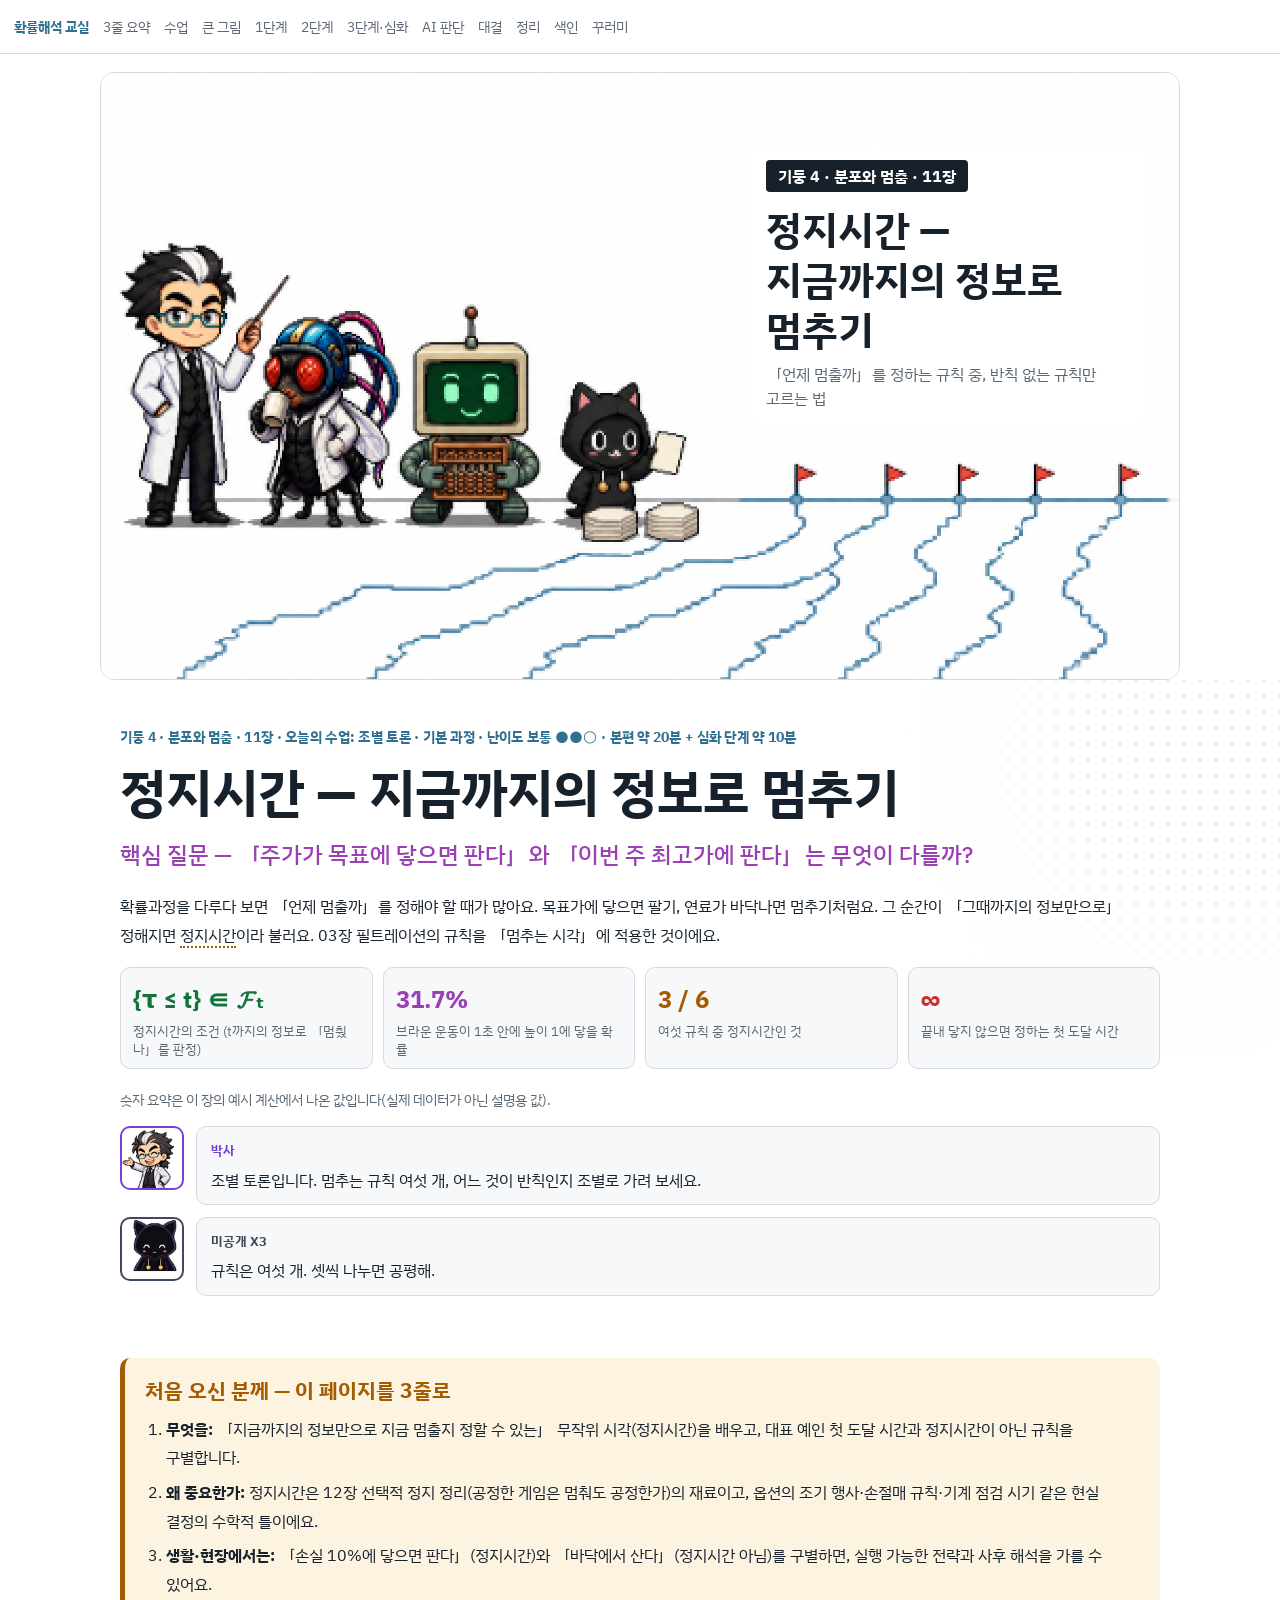
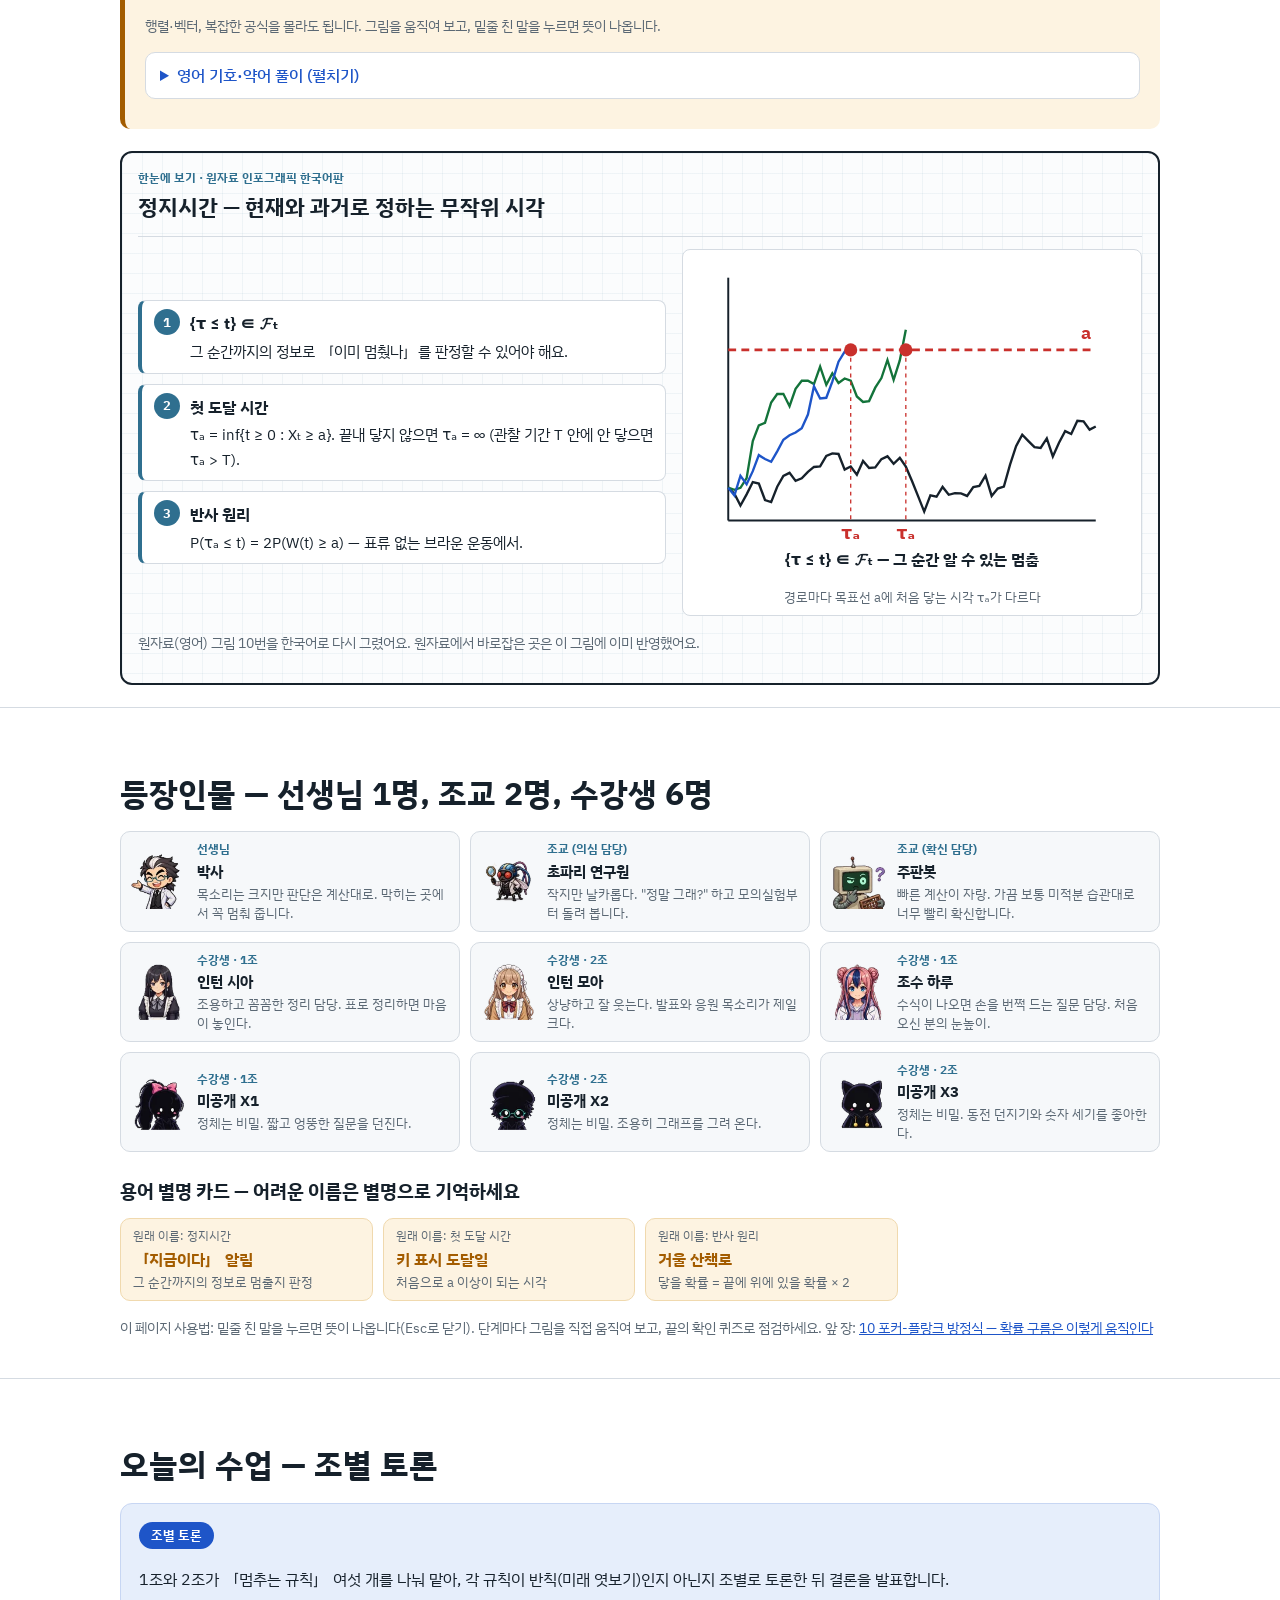
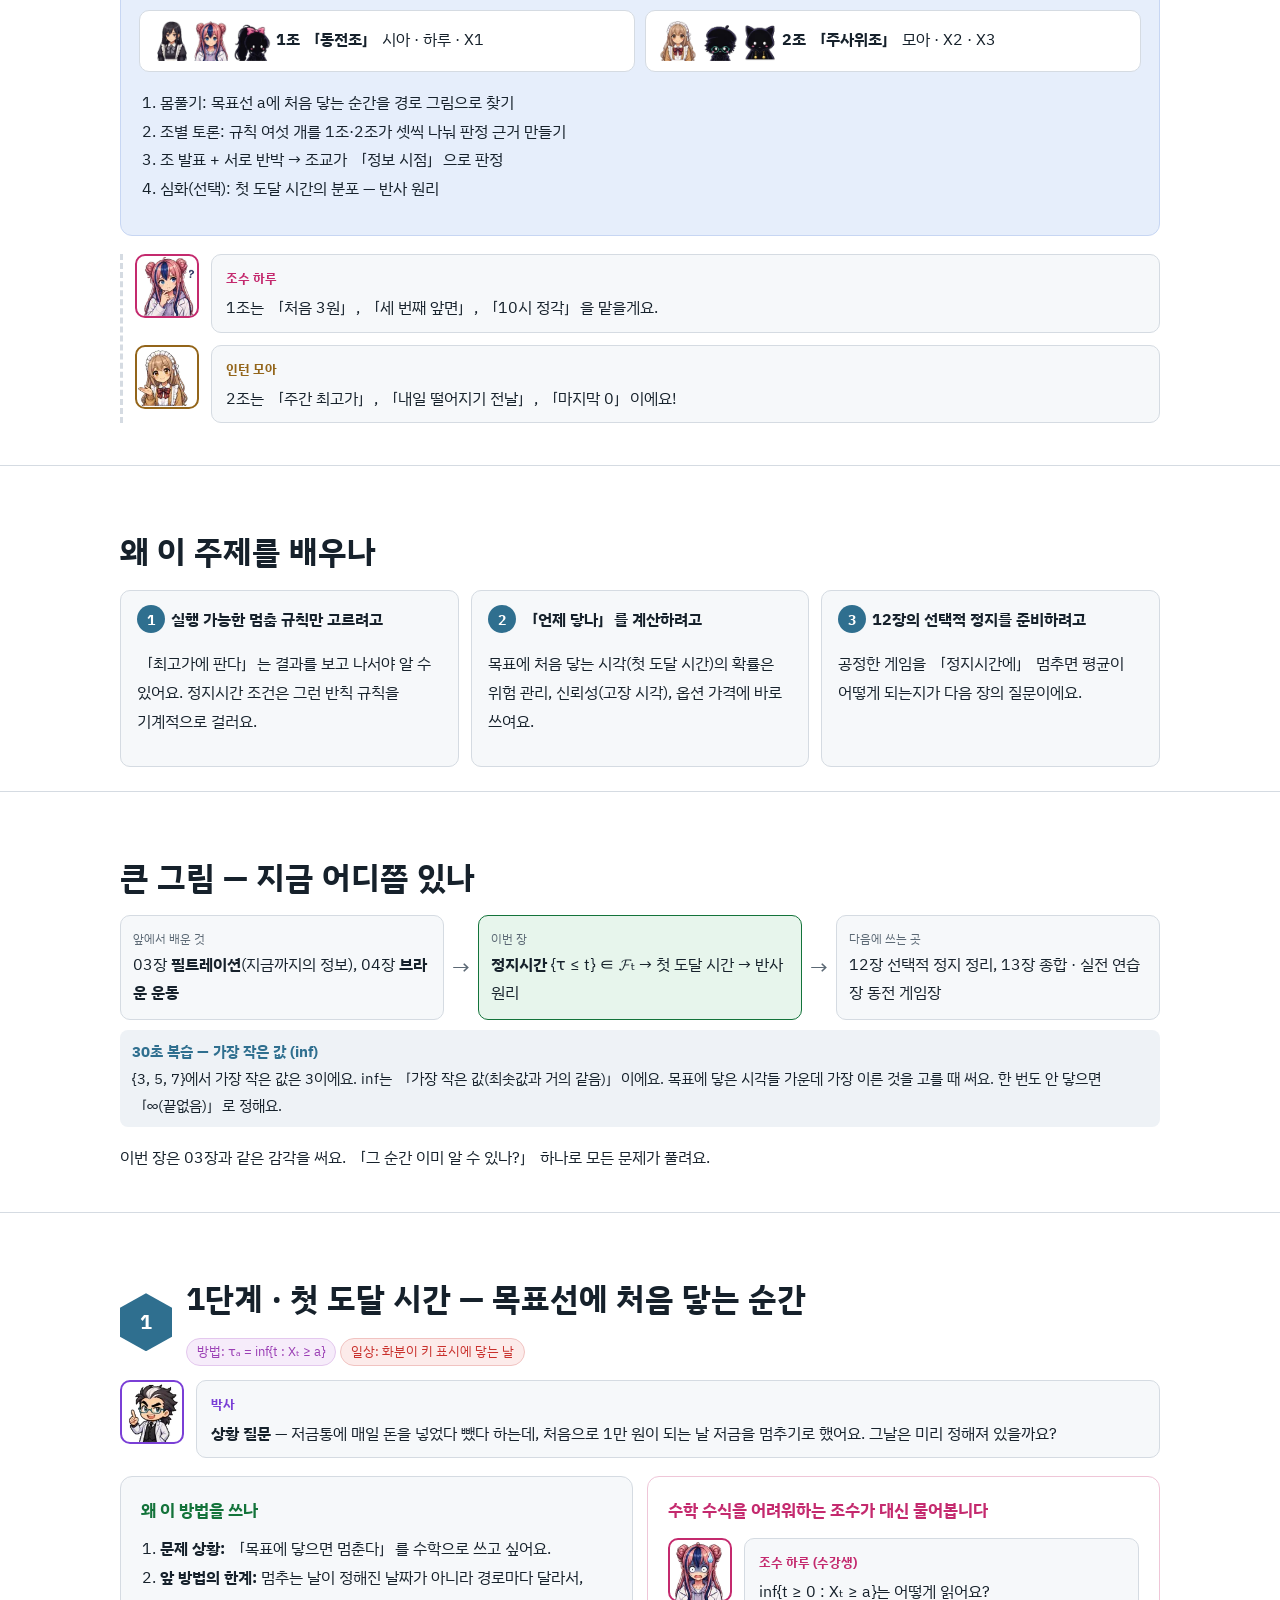
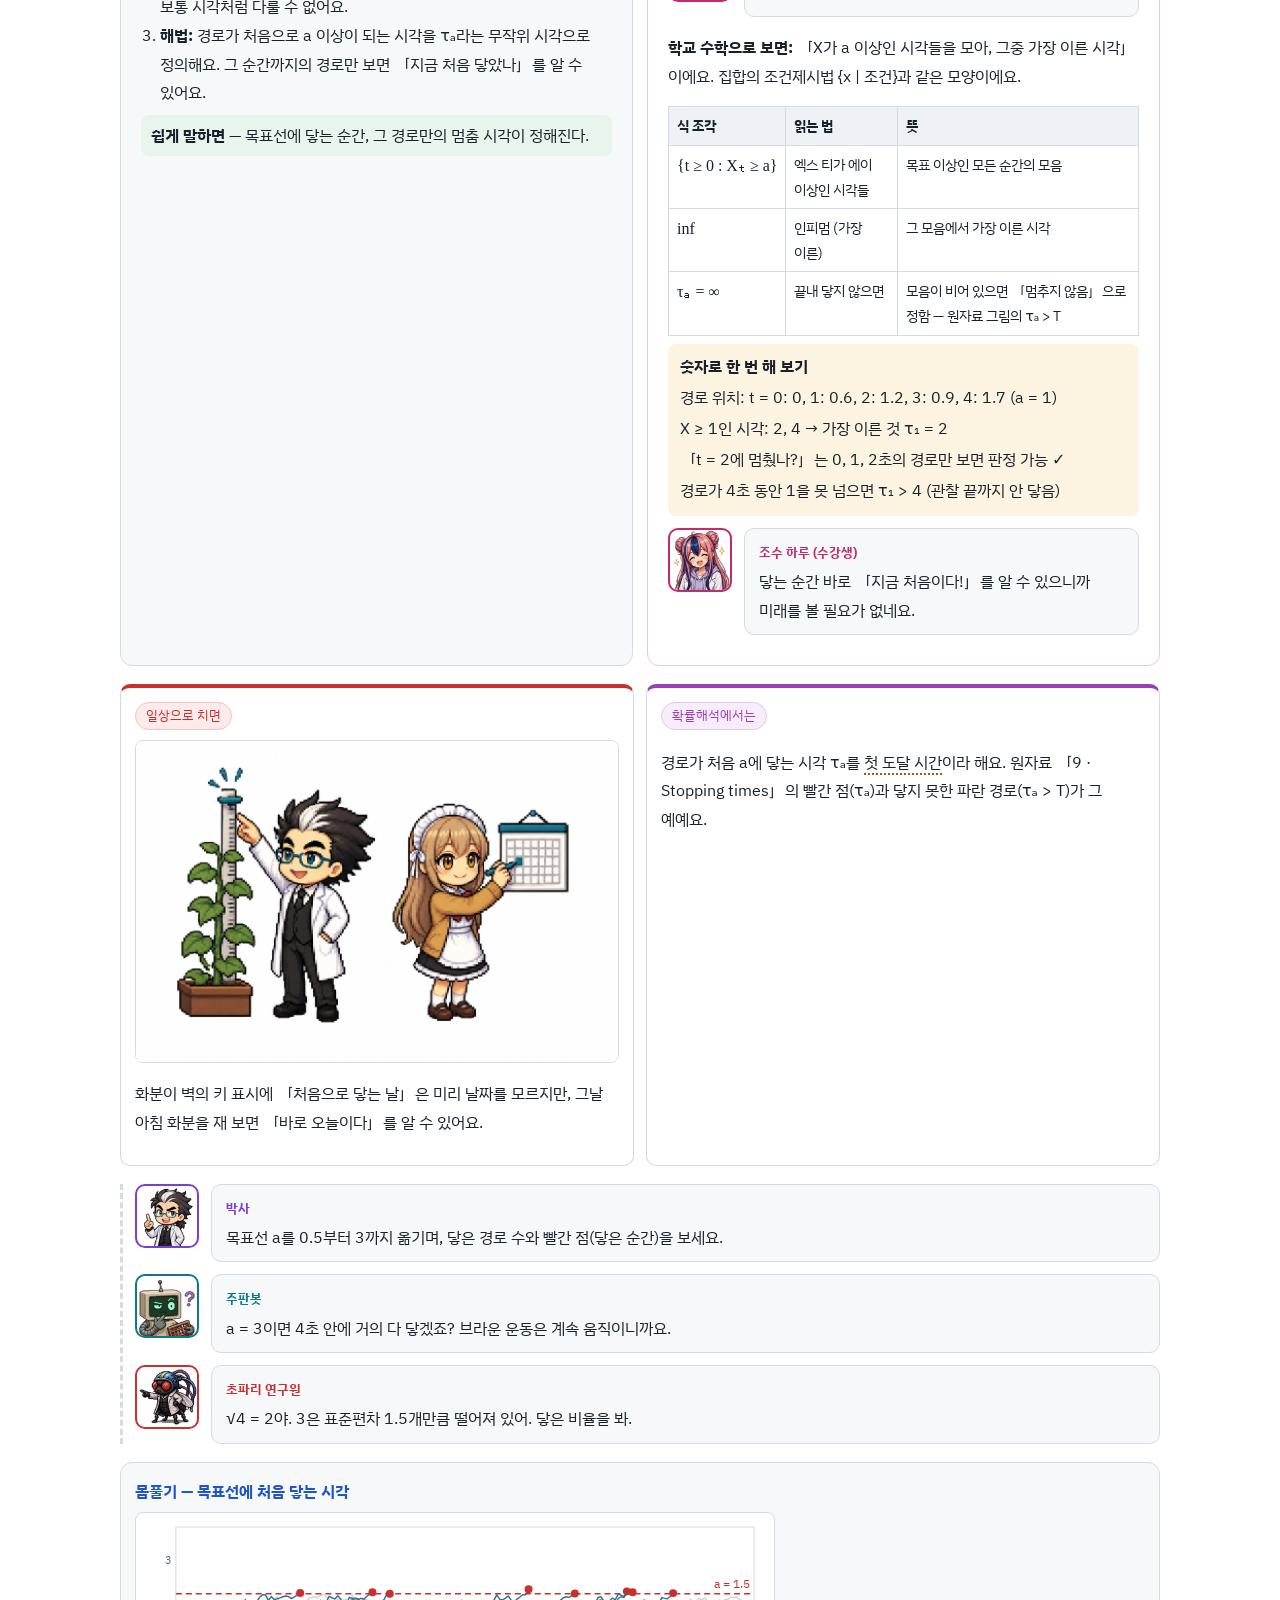
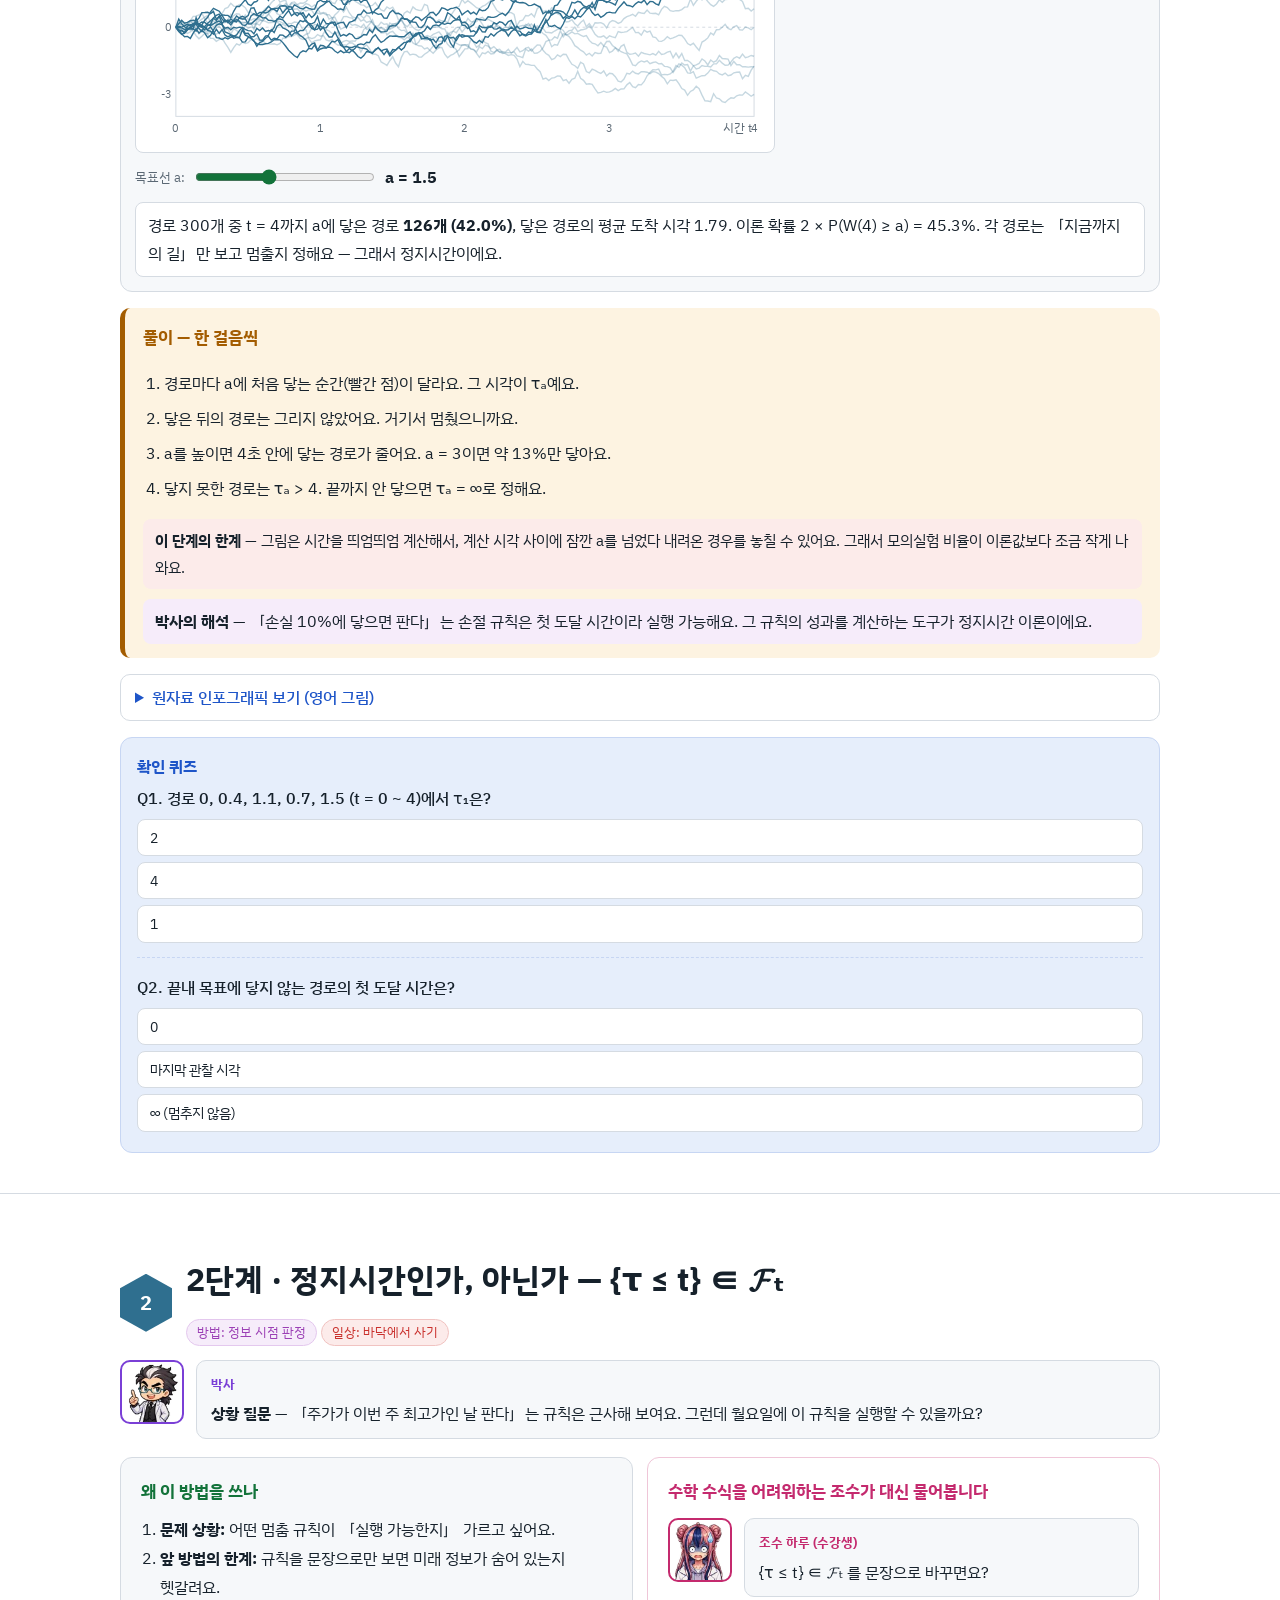
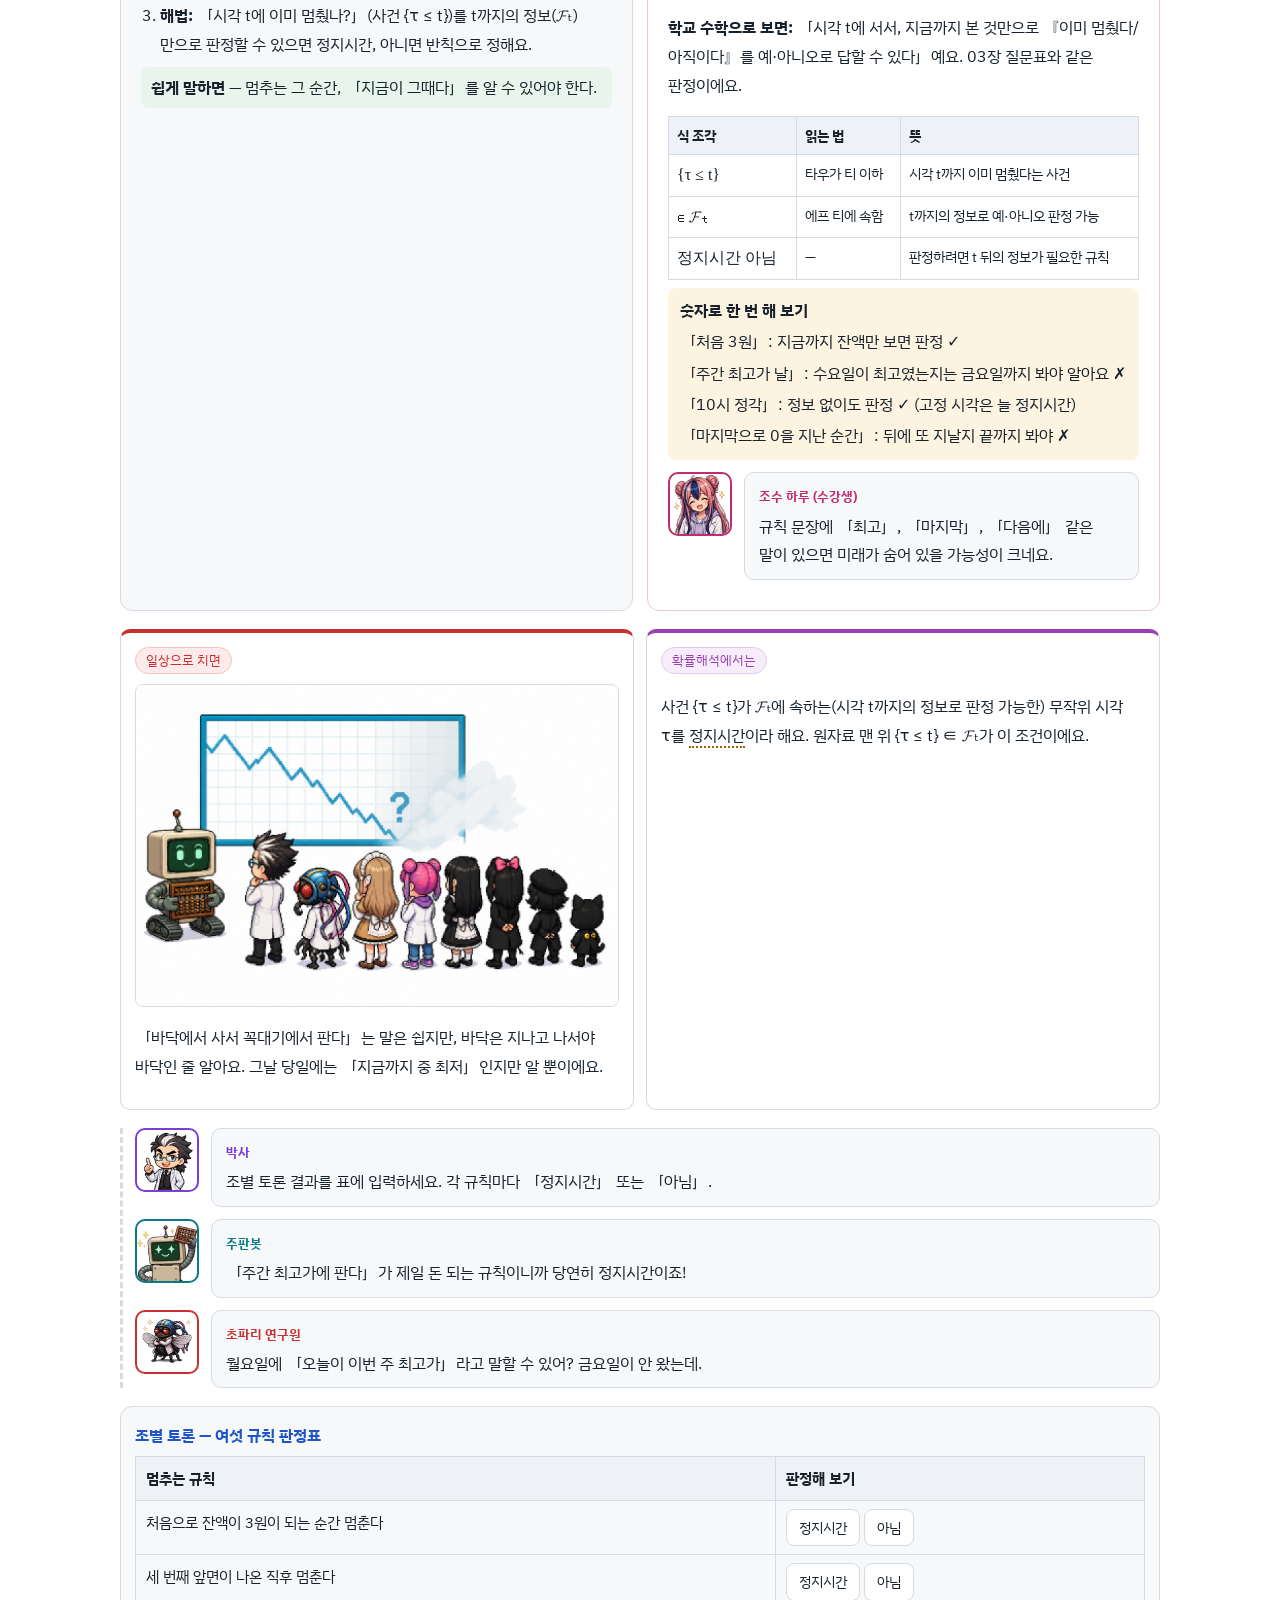
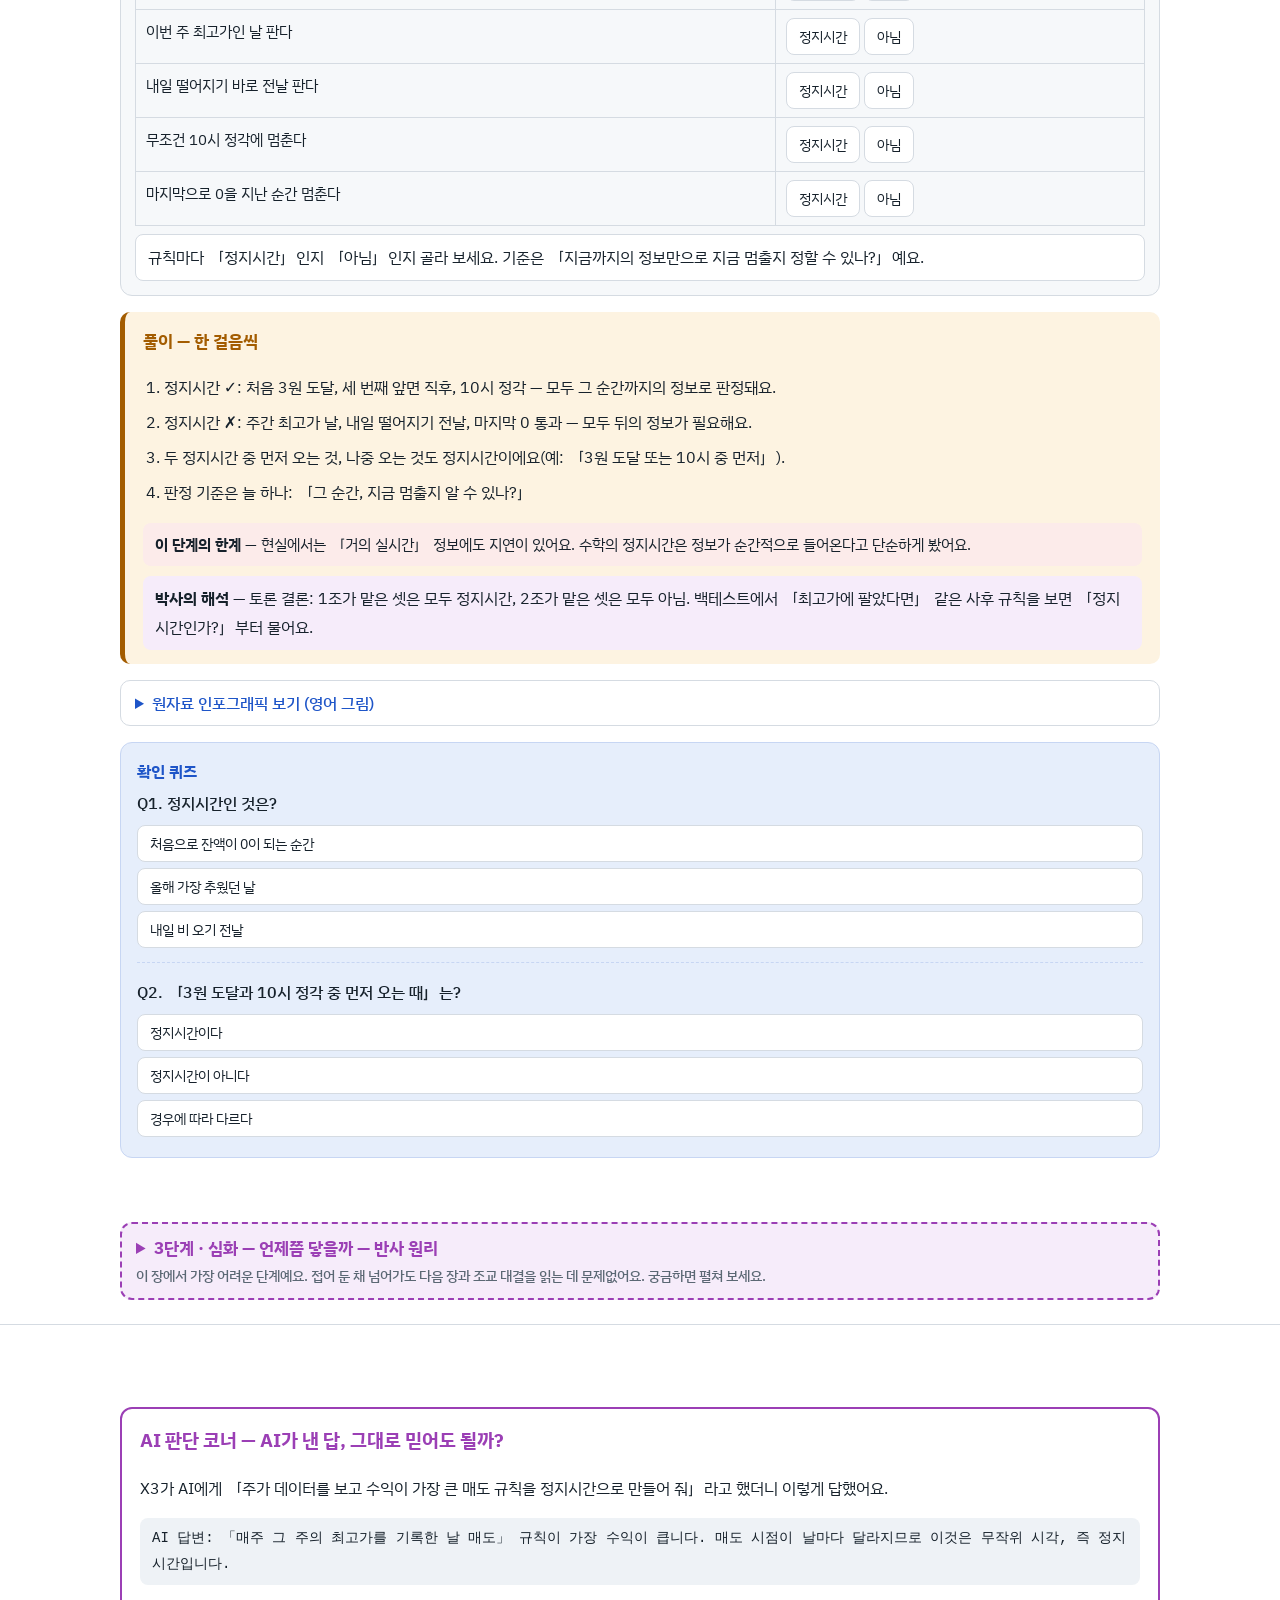
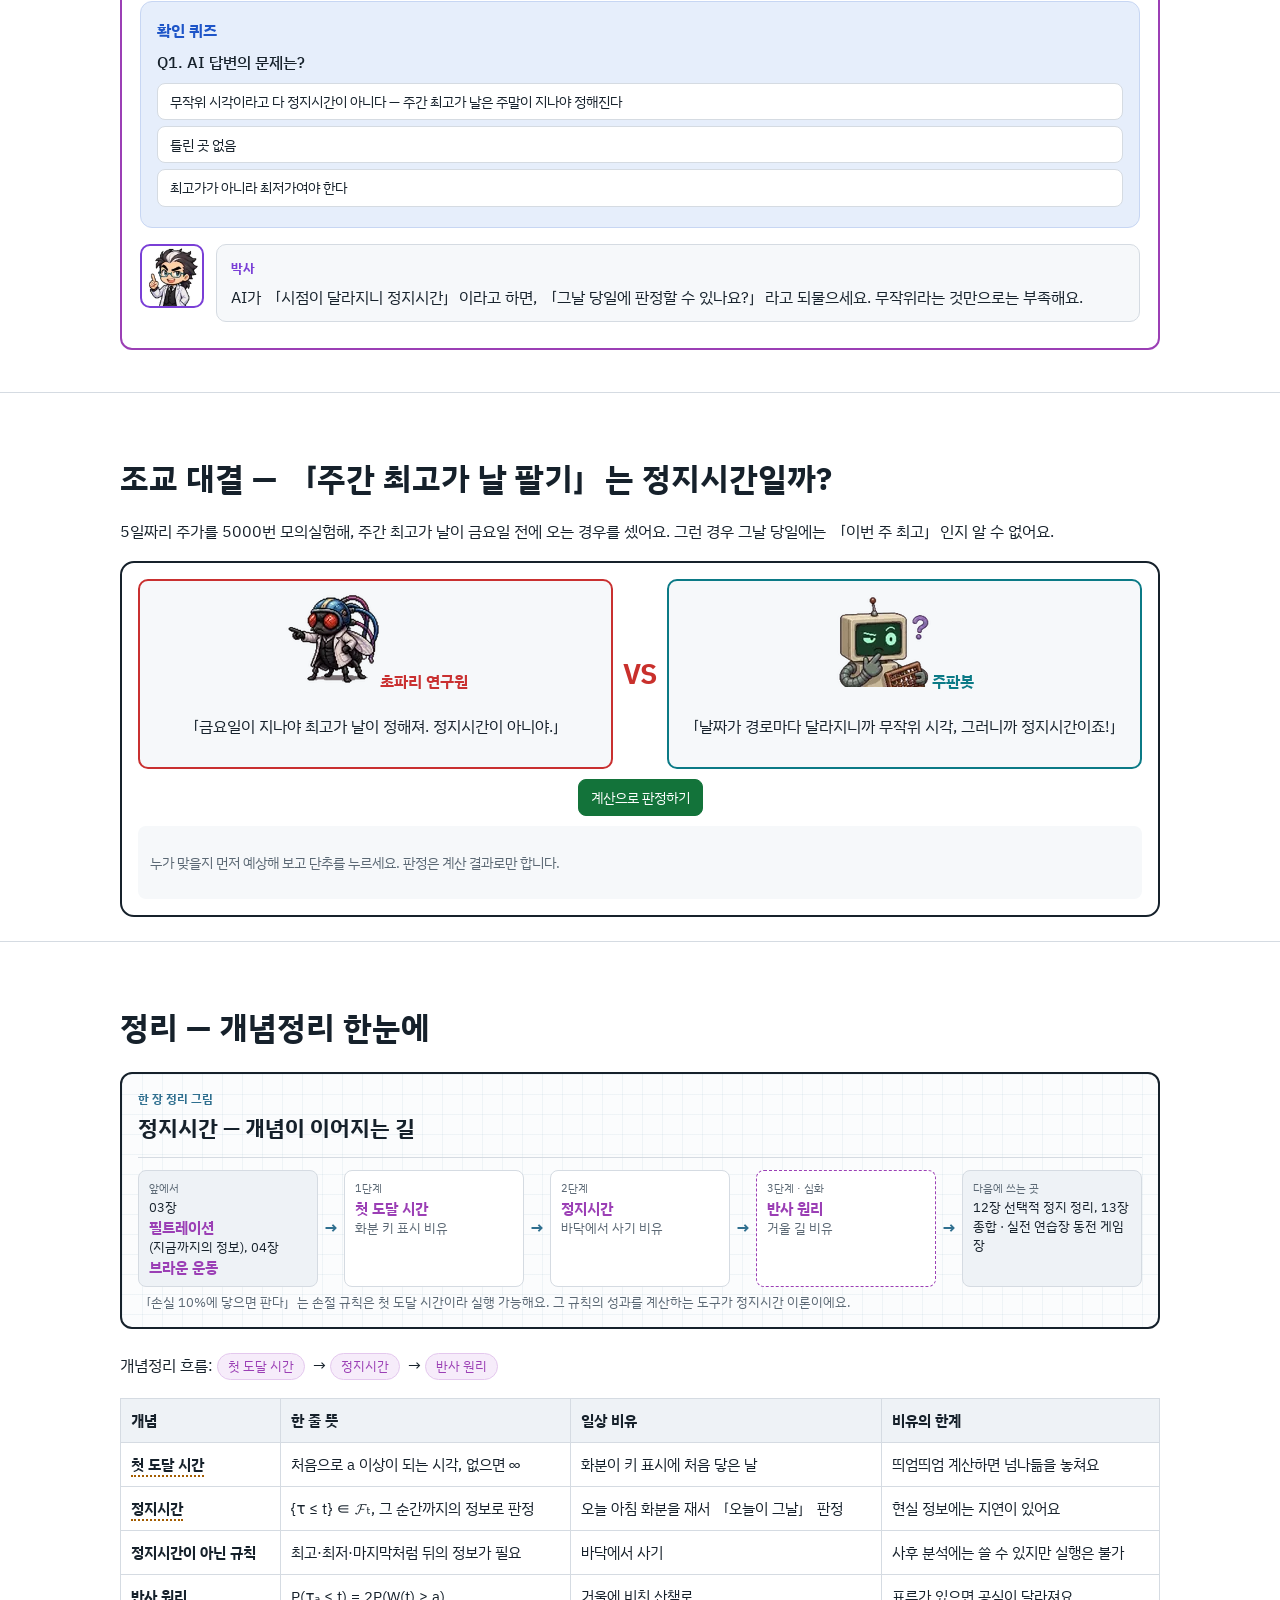
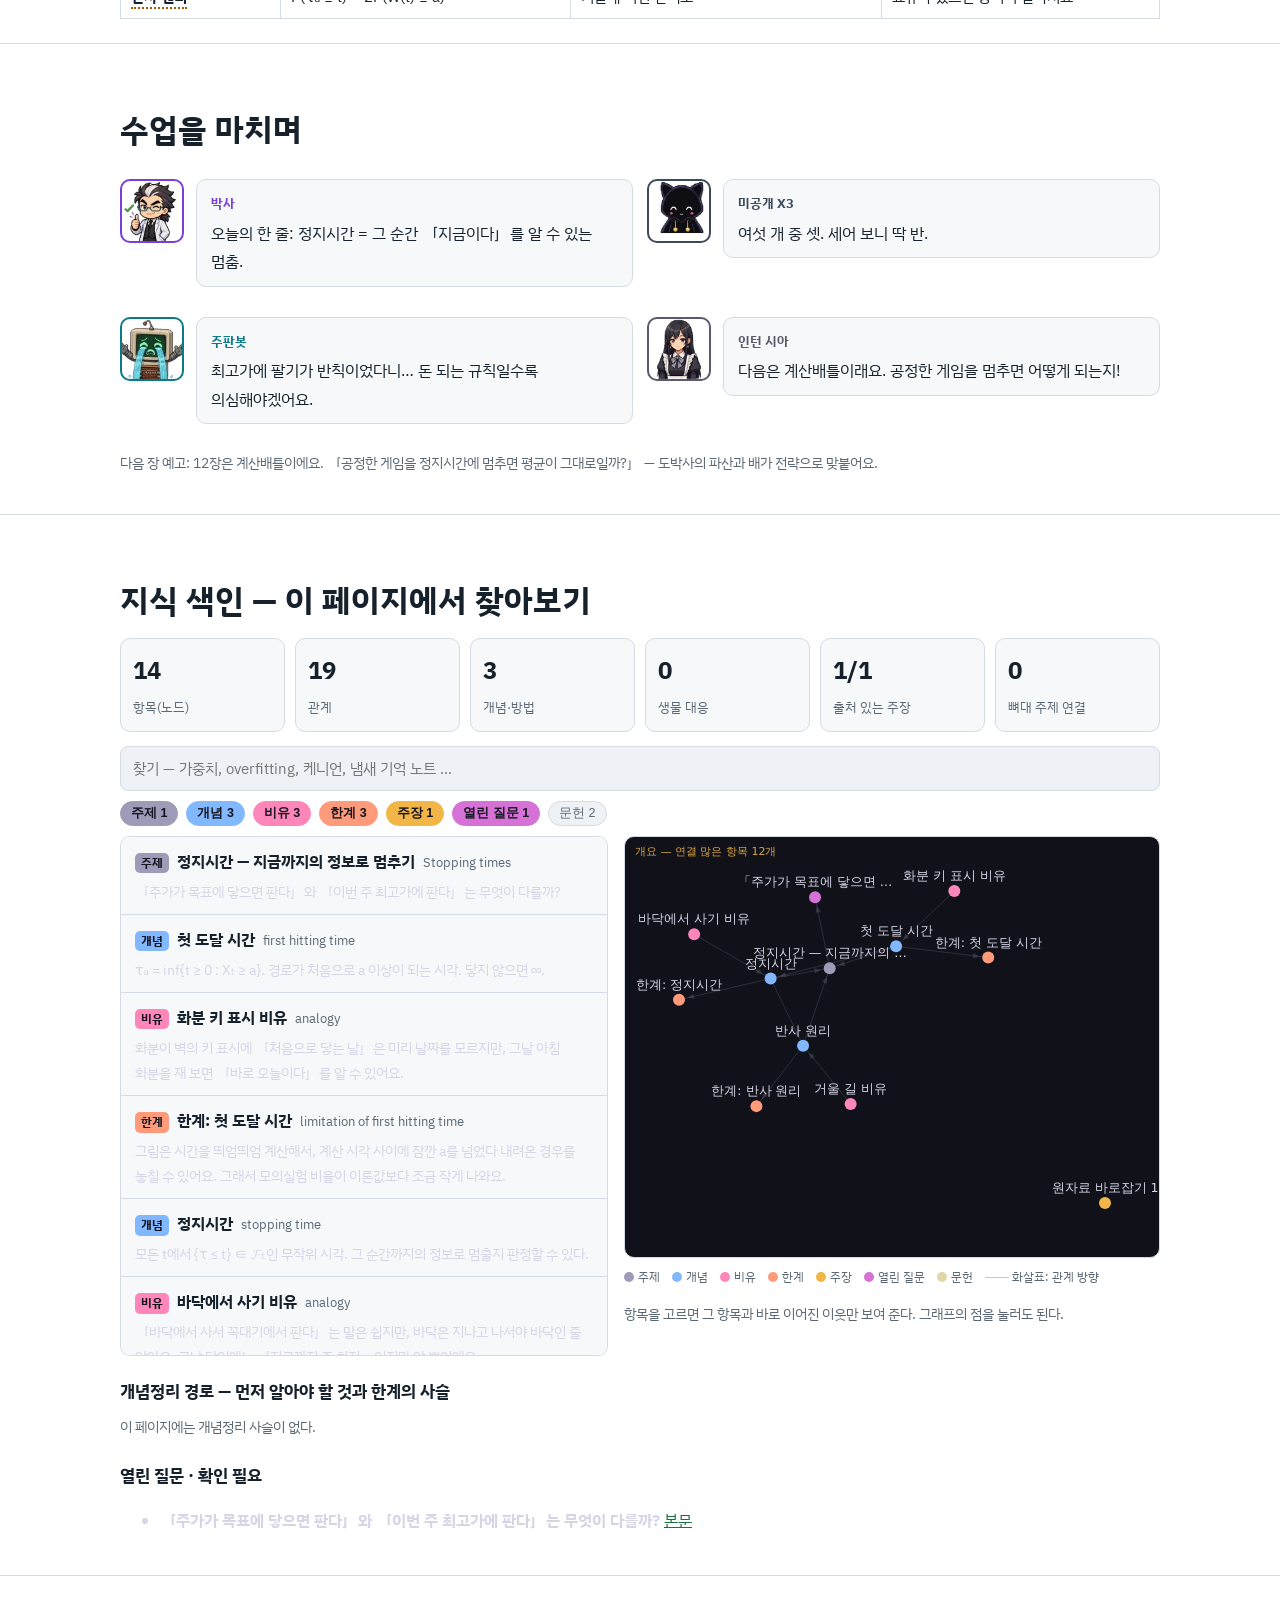
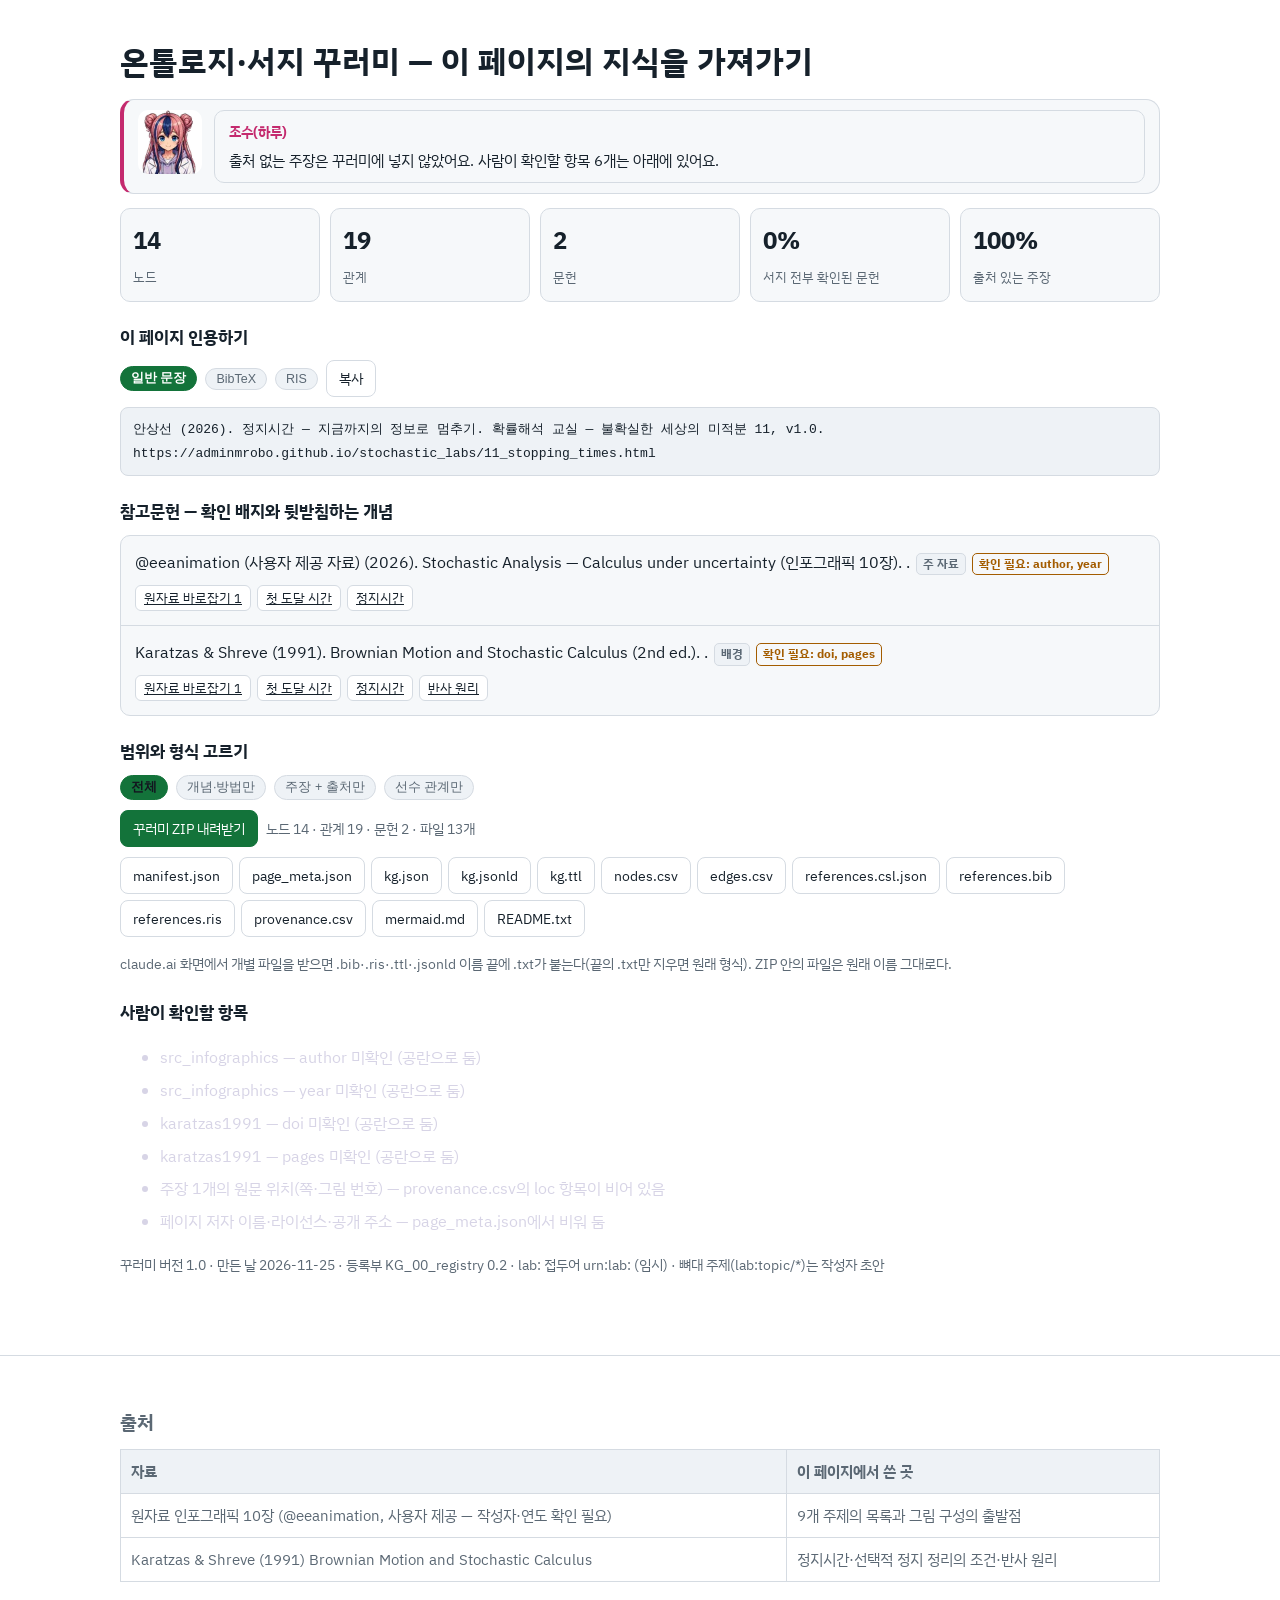
<file: 11_stopping_times.html>
<!DOCTYPE html><html lang="ko"><head>
<meta charset="utf-8">
<meta name="viewport" content="width=device-width, initial-scale=1, viewport-fit=cover">
<title>11 정지시간 — 지금까지의 정보로 멈추기 — 확률해석 교실 — 불확실한 세상의 미적분</title>
<meta name="description" content="「주가가 목표에 닿으면 판다」와 「이번 주 최고가에 판다」는 무엇이 다를까?">
<meta property="og:title" content="11 정지시간 — 지금까지의 정보로 멈추기 — 확률해석 교실 — 불확실한 세상의 미적분">
<meta property="og:description" content="「주가가 목표에 닿으면 판다」와 「이번 주 최고가에 판다」는 무엇이 다를까?">
<meta property="og:type" content="article">
<meta property="og:image" content="img/og/og_11.webp">
<link rel="preconnect" href="https://fonts.googleapis.com"><link rel="preconnect" href="https://fonts.gstatic.com" crossorigin>
<link href="https://fonts.googleapis.com/css2?family=IBM+Plex+Sans+KR:wght@400;500;700&display=swap" rel="stylesheet">
<link rel="stylesheet" href="assets/lab.css">
<!-- px-fix v1 --><style id="px-fix">img{image-rendering:auto!important}</style><script id="px-fix-js">(function(){var R=window.ResizeObserver;function f(i){var n=i.naturalWidth,w=i.getBoundingClientRect().width;if(!n||!w)return;var s=w*(window.devicePixelRatio||1)/n;i.style.setProperty("image-rendering",s>=1.95?"pixelated":"auto","important")}var ro=R?new R(function(es){es.forEach(function(e){f(e.target)})}):null;function a(i){if(i.__px)return;i.__px=1;i.addEventListener("load",function(){f(i)});if(ro)ro.observe(i);f(i)}function all(r){(r||document).querySelectorAll&&(r||document).querySelectorAll("img").forEach(a)}function go(){all();if(window.MutationObserver)new MutationObserver(function(ms){ms.forEach(function(m){m.addedNodes.forEach(function(n){if(n.nodeType!==1)return;if(n.tagName==="IMG")a(n);else all(n)})})}).observe(document.documentElement,{childList:true,subtree:true});window.addEventListener("resize",function(){document.querySelectorAll("img").forEach(f)})}if(document.readyState==="loading")document.addEventListener("DOMContentLoaded",go);else go()})();</script><!-- /px-fix -->
</head><body>
<nav class="top" aria-label="이 페이지 목차"><a class="logo" href="index.html">확률해석 교실</a><a href="#three">3줄 요약</a><a href="#class">수업</a><a href="#map">큰 그림</a><a href="#lv1">1단계</a><a href="#lv2">2단계</a><a href="#lv3">3단계·심화</a><a href="#ai">AI 판단</a><a href="#duel">대결</a><a href="#sum">정리</a><a href="#kg">색인</a><a href="#export">꾸러미</a></nav><div id="prog"></div>
<div class="cover has-img" id="top"><img class="cimg" src="img/cover/cover_11.webp" width="1920" height="1080" alt="정지시간 — 지금까지의 정보로 멈추기 표지 — 박사, 초파리 연구원, 주판봇, 미공개 X3"><div class="ctext"><span class="no">기둥 4 · 분포와 멈춤 · 11장</span><h1>정지시간 — 지금까지의 정보로 멈추기</h1><p>「언제 멈출까」를 정하는 규칙 중, 반칙 없는 규칙만 고르는 법</p></div></div>
<header class="hero"><div class="wrap">
<div class="kicker">기둥 4 · 분포와 멈춤 · 11장 · 오늘의 수업: 조별 토론 · 기본 과정 · 난이도 보통 ●●○ · 본편 약 20분 + 심화 단계 약 10분</div>
<h1>정지시간 — 지금까지의 정보로 멈추기</h1>
<p class="q">핵심 질문 — 「주가가 목표에 닿으면 판다」와 「이번 주 최고가에 판다」는 무엇이 다를까?</p>
<p>확률과정을 다루다 보면 「언제 멈출까」를 정해야 할 때가 많아요. 목표가에 닿으면 팔기, 연료가 바닥나면 멈추기처럼요. 그 순간이 「그때까지의 정보만으로」 정해지면 <span class="jt" data-t="정지시간" data-d="그 순간까지의 정보만으로 「지금 멈출지」를 정할 수 있는 무작위 시각.">정지시간</span>이라 불러요. 03장 필트레이션의 규칙을 「멈추는 시각」에 적용한 것이에요.</p>
<div class="kpis"><div class="kpi g"><b>{τ ≤ t} ∈ 𝓕ₜ</b><span>정지시간의 조건 (t까지의 정보로 「멈췄나」를 판정)</span></div><div class="kpi m"><b>31.7%</b><span>브라운 운동이 1초 안에 높이 1에 닿을 확률</span></div><div class="kpi a"><b>3 / 6</b><span>여섯 규칙 중 정지시간인 것</span></div><div class="kpi r"><b>∞</b><span>끝내 닿지 않으면 정하는 첫 도달 시간</span></div></div>
<p class="note">숫자 요약은 이 장의 예시 계산에서 나온 값입니다(실제 데이터가 아닌 설명용 값).</p>
<div class="say" data-who="doc"><img class="who" data-who="doc" data-mood="front" alt="" aria-hidden="true"><div><b class="name">박사</b><p>조별 토론입니다. 멈추는 규칙 여섯 개, 어느 것이 반칙인지 조별로 가려 보세요.</p></div></div><div class="say" data-who="x3"><img class="who" data-who="x3" data-mood="e16" alt="" aria-hidden="true"><div><b class="name">미공개 X3</b><p>규칙은 여섯 개. 셋씩 나누면 공평해.</p></div></div>
</div></header>
<div class="wrap"><div class="three" id="three"><h2>처음 오신 분께 — 이 페이지를 3줄로</h2><ol>
<li><b>무엇을:</b> 「지금까지의 정보만으로 지금 멈출지 정할 수 있는」 무작위 시각(정지시간)을 배우고, 대표 예인 첫 도달 시간과 정지시간이 아닌 규칙을 구별합니다.</li><li><b>왜 중요한가:</b> 정지시간은 12장 선택적 정지 정리(공정한 게임은 멈춰도 공정한가)의 재료이고, 옵션의 조기 행사·손절매 규칙·기계 점검 시기 같은 현실 결정의 수학적 틀이에요.</li><li><b>생활·현장에서는:</b> 「손실 10%에 닿으면 판다」(정지시간)와 「바닥에서 산다」(정지시간 아님)를 구별하면, 실행 가능한 전략과 사후 해석을 가를 수 있어요.</li></ol>
<p class="note">행렬·벡터, 복잡한 공식을 몰라도 됩니다. 그림을 움직여 보고, 밑줄 친 말을 누르면 뜻이 나옵니다.</p>
<details><summary>영어 기호·약어 풀이 (펼치기)</summary><ul><li><b>τ (타우)</b> — 멈추는 무작위 시각 — 경로마다 다름</li><li><b>{τ ≤ t}</b> — 「시각 t까지 이미 멈췄다」는 사건</li><li><b>∈ 𝓕ₜ</b> — 시각 t까지의 정보로 판정 가능 (03장)</li><li><b>τₐ = inf{t ≥ 0 : Xₜ ≥ a}</b> — 처음으로 a 이상이 되는 시각 (첫 도달 시간). inf는 「가장 이른 것」</li></ul></details>
</div><figure class="infog" id="infog"><div class="ihead"><span>한눈에 보기 · 원자료 인포그래픽 한국어판</span><b>정지시간 — 현재와 과거로 정하는 무작위 시각</b></div><div class="ibody"><div class="icards"><div class="ic"><b class="n">1</b><div><b>{τ ≤ t} ∈ 𝓕ₜ</b><p>그 순간까지의 정보로 「이미 멈췄나」를 판정할 수 있어야 해요.</p></div></div><div class="ic"><b class="n">2</b><div><b>첫 도달 시간</b><p>τₐ = inf{t ≥ 0 : Xₜ ≥ a}. 끝내 닿지 않으면 τₐ = ∞ (관찰 기간 T 안에 안 닿으면 τₐ > T).</p></div></div><div class="ic"><b class="n">3</b><div><b>반사 원리</b><p>P(τₐ ≤ t) = 2P(W(t) ≥ a) — 표류 없는 브라운 운동에서.</p></div></div></div><div class="idia"><svg viewBox="0 0 320 240" width="100%" role="img" aria-label="목표선에 처음 닿는 시각" style="max-width:420px;font-family:inherit"><line x1="20" y1="15" x2="20" y2="200" stroke="#16212b" stroke-width="1.5"/><line x1="20" y1="200" x2="300" y2="200" stroke="#16212b" stroke-width="1.5"/><line x1="20" y1="70" x2="300" y2="70" stroke="#c9302c" stroke-dasharray="6 4" stroke-width="2"/><text x="296.0" y="62.0" font-size="14" fill="#c9302c" font-weight="700" text-anchor="end">a</text><path d="M20.0 175.0 L24.7 179.5 L29.3 188.6 L34.0 180.1 L38.7 170.7 L43.3 171.8 L48.0 184.4 L52.7 186.0 L57.3 174.3 L62.0 166.0 L66.7 163.7 L71.3 169.8 L76.0 167.9 L80.7 163.0 L85.3 159.2 L90.0 158.8 L94.7 150.8 L99.3 148.9 L104.0 149.3 L108.7 161.2 L113.3 158.8 L118.0 165.1 L122.7 154.6 L127.3 160.0 L132.0 159.5 L136.7 153.2 L141.3 151.1 L146.0 156.8 L150.7 152.3 L155.3 159.0 L160.0 169.9 L164.7 181.6 L169.3 193.2 L174.0 180.8 L178.7 181.9 L183.3 174.4 L188.0 180.4 L192.7 179.2 L197.3 179.3 L202.0 181.3 L206.7 174.6 L211.3 173.6 L216.0 165.8 L220.7 181.3 L225.3 175.7 L230.0 174.1 L234.7 157.5 L239.3 143.4 L244.0 134.6 L248.7 139.5 L253.3 144.1 L258.0 144.7 L262.7 137.5 L267.3 151.2 L272.0 140.8 L276.7 131.9 L281.3 134.1 L286.0 124.0 L290.7 124.5 L295.3 130.8 L300.0 128.4" fill="none" stroke="#16212b" stroke-width="1.8"/><path d="M20.0 175.0 L24.7 176.6 L29.3 175.1 L34.0 167.7 L38.7 139.4 L43.3 127.5 L48.0 125.6 L52.7 110.1 L57.3 103.6 L62.0 103.5 L66.7 112.9 L71.3 99.7 L76.0 93.5 L80.7 93.5 L85.3 96.1 L90.0 82.8 L94.7 96.6 L99.3 87.9 L104.0 95.2 L108.7 91.8 L113.3 93.4 L118.0 105.5 L122.7 109.7 L127.3 109.0 L132.0 98.8 L136.7 91.5 L141.3 77.7 L146.0 92.8 L150.7 78.0 L155.3 54.6" fill="none" stroke="#13733a" stroke-width="1.8"/><circle cx="155.3" cy="70" r="5" fill="#c9302c"/><line x1="155.3" y1="70" x2="155.3" y2="200" stroke="#c9302c" stroke-dasharray="3 3"/><text x="155.3" y="214.0" font-size="13" fill="#c9302c" font-weight="700" text-anchor="middle">τₐ</text><path d="M20.0 175.0 L24.7 180.9 L29.3 165.9 L34.0 172.3 L38.7 162.4 L43.3 150.2 L48.0 153.2 L52.7 155.3 L57.3 147.3 L62.0 138.5 L66.7 135.0 L71.3 133.0 L76.0 129.7 L80.7 119.3 L85.3 97.8 L90.0 107.0 L94.7 106.5 L99.3 94.2 L104.0 79.0 L108.7 71.3 L113.3 65.9" fill="none" stroke="#1e55c8" stroke-width="1.8"/><circle cx="113.3" cy="70" r="5" fill="#c9302c"/><line x1="113.3" y1="70" x2="113.3" y2="200" stroke="#c9302c" stroke-dasharray="3 3"/><text x="113.3" y="214.0" font-size="13" fill="#c9302c" font-weight="700" text-anchor="middle">τₐ</text><text x="160.0" y="234.0" font-size="12" fill="#16212b" font-weight="700" text-anchor="middle">{τ ≤ t} ∈ 𝓕ₜ — 그 순간 알 수 있는 멈춤</text></svg><figcaption>경로마다 목표선 a에 처음 닿는 시각 τₐ가 다르다</figcaption></div></div><p class="note">원자료(영어) 그림 10번을 한국어로 다시 그렸어요. 원자료에서 바로잡은 곳은 이 그림에 이미 반영했어요.</p></figure></div>
<section class="level" id="cast"><div class="wrap"><h2>등장인물 — 선생님 1명, 조교 2명, 수강생 6명</h2>
<div class="cast"><div><img class="" data-who="doc" data-mood="front" alt="" aria-hidden="true"><div><span class="role">선생님</span><b>박사</b><span>목소리는 크지만 판단은 계산대로. 막히는 곳에서 꼭 멈춰 줍니다.</span></div></div><div><img class="" data-who="fly" data-mood="magnify" alt="" aria-hidden="true"><div><span class="role">조교 (의심 담당)</span><b>초파리 연구원</b><span>작지만 날카롭다. &quot;정말 그래?&quot; 하고 모의실험부터 돌려 봅니다.</span></div></div><div><img class="" data-who="robo" data-mood="calc" alt="" aria-hidden="true"><div><span class="role">조교 (확신 담당)</span><b>주판봇</b><span>빠른 계산이 자랑. 가끔 보통 미적분 습관대로 너무 빨리 확신합니다.</span></div></div><div><img class="" data-who="sia" data-mood="e13" alt="" aria-hidden="true"><div><span class="role">수강생 · 1조</span><b>인턴 시아</b><span>조용하고 꼼꼼한 정리 담당. 표로 정리하면 마음이 놓인다.</span></div></div><div><img class="" data-who="moa" data-mood="e13" alt="" aria-hidden="true"><div><span class="role">수강생 · 2조</span><b>인턴 모아</b><span>상냥하고 잘 웃는다. 발표와 응원 목소리가 제일 크다.</span></div></div><div><img class="" data-who="asst" data-mood="e13" alt="" aria-hidden="true"><div><span class="role">수강생 · 1조</span><b>조수 하루</b><span>수식이 나오면 손을 번쩍 드는 질문 담당. 처음 오신 분의 눈높이.</span></div></div><div><img class="" data-who="x1" data-mood="e13" alt="" aria-hidden="true"><div><span class="role">수강생 · 1조</span><b>미공개 X1</b><span>정체는 비밀. 짧고 엉뚱한 질문을 던진다.</span></div></div><div><img class="" data-who="x2" data-mood="e13" alt="" aria-hidden="true"><div><span class="role">수강생 · 2조</span><b>미공개 X2</b><span>정체는 비밀. 조용히 그래프를 그려 온다.</span></div></div><div><img class="" data-who="x3" data-mood="e13" alt="" aria-hidden="true"><div><span class="role">수강생 · 2조</span><b>미공개 X3</b><span>정체는 비밀. 동전 던지기와 숫자 세기를 좋아한다.</span></div></div></div>
<h3>용어 별명 카드 — 어려운 이름은 별명으로 기억하세요</h3><div class="nick"><div><span class="role">원래 이름: 정지시간</span><b>「지금이다」 알림</b><span>그 순간까지의 정보로 멈출지 판정</span></div><div><span class="role">원래 이름: 첫 도달 시간</span><b>키 표시 도달일</b><span>처음으로 a 이상이 되는 시각</span></div><div><span class="role">원래 이름: 반사 원리</span><b>거울 산책로</b><span>닿을 확률 = 끝에 위에 있을 확률 × 2</span></div></div>
<p class="note">이 페이지 사용법: 밑줄 친 말을 누르면 뜻이 나옵니다(Esc로 닫기). 단계마다 그림을 직접 움직여 보고, 끝의 확인 퀴즈로 점검하세요. 앞 장: <a href="10_fokker_planck.html">10 포커-플랑크 방정식 — 확률 구름은 이렇게 움직인다</a></p>
</div></section>
<section class="level" id="class"><div class="wrap"><h2>오늘의 수업 — 조별 토론</h2>
<div class="klass"><span class="fmt">조별 토론</span><p>1조와 2조가 「멈추는 규칙」 여섯 개를 나눠 맡아, 각 규칙이 반칙(미래 엿보기)인지 아닌지 조별로 토론한 뒤 결론을 발표합니다.</p><div class="groups"><div><img class="" data-who="sia" data-mood="e13" alt="" aria-hidden="true"><img class="" data-who="asst" data-mood="e13" alt="" aria-hidden="true"><img class="" data-who="x1" data-mood="e13" alt="" aria-hidden="true"> <b>1조 「동전조」</b> 시아 · 하루 · X1</div><div><img class="" data-who="moa" data-mood="e13" alt="" aria-hidden="true"><img class="" data-who="x2" data-mood="e13" alt="" aria-hidden="true"><img class="" data-who="x3" data-mood="e13" alt="" aria-hidden="true"> <b>2조 「주사위조」</b> 모아 · X2 · X3</div></div><ol><li>몸풀기: 목표선 a에 처음 닿는 순간을 경로 그림으로 찾기</li><li>조별 토론: 규칙 여섯 개를 1조·2조가 셋씩 나눠 판정 근거 만들기</li><li>조 발표 + 서로 반박 → 조교가 「정보 시점」으로 판정</li><li>심화(선택): 첫 도달 시간의 분포 — 반사 원리</li></ol></div>
<div class="talk"><div class="say" data-who="asst"><img class="who" data-who="asst" data-mood="think" alt="" aria-hidden="true"><div><b class="name">조수 하루</b><p>1조는 「처음 3원」, 「세 번째 앞면」, 「10시 정각」을 맡을게요.</p></div></div><div class="say" data-who="moa"><img class="who" data-who="moa" data-mood="guide" alt="" aria-hidden="true"><div><b class="name">인턴 모아</b><p>2조는 「주간 최고가」, 「내일 떨어지기 전날」, 「마지막 0」이에요!</p></div></div></div></div></section>
<section class="level" id="why"><div class="wrap"><h2>왜 이 주제를 배우나</h2><div class="steps"><div><b class="n">1</b><b>실행 가능한 멈춤 규칙만 고르려고</b><p>「최고가에 판다」는 결과를 보고 나서야 알 수 있어요. 정지시간 조건은 그런 반칙 규칙을 기계적으로 걸러요.</p></div><div><b class="n">2</b><b>「언제 닿나」를 계산하려고</b><p>목표에 처음 닿는 시각(첫 도달 시간)의 확률은 위험 관리, 신뢰성(고장 시각), 옵션 가격에 바로 쓰여요.</p></div><div><b class="n">3</b><b>12장의 선택적 정지를 준비하려고</b><p>공정한 게임을 「정지시간에」 멈추면 평균이 어떻게 되는지가 다음 장의 질문이에요.</p></div></div></div></section>
<section class="level" id="map"><div class="wrap"><h2>큰 그림 — 지금 어디쯤 있나</h2>
<div class="map3"><div><small>앞에서 배운 것</small>03장 <b>필트레이션</b>(지금까지의 정보), 04장 <b>브라운 운동</b></div><i aria-hidden="true">→</i><div class="now"><small>이번 장</small><b>정지시간</b> {τ ≤ t} ∈ 𝓕ₜ → 첫 도달 시간 → 반사 원리</div><i aria-hidden="true">→</i><div><small>다음에 쓰는 곳</small>12장 선택적 정지 정리, 13장 종합 · 실전 연습장 동전 게임장</div></div>
<div class="recap"><b>30초 복습 — 가장 작은 값 (inf)</b><br>{3, 5, 7}에서 가장 작은 값은 3이에요. inf는 「가장 작은 값(최솟값과 거의 같음)」이에요. 목표에 닿은 시각들 가운데 가장 이른 것을 고를 때 써요. 한 번도 안 닿으면 「∞(끝없음)」로 정해요.</div><p>이번 장은 03장과 같은 감각을 써요. 「그 순간 이미 알 수 있나?」 하나로 모든 문제가 풀려요.</p></div></section>
<section class="level" id="lv1"><div class="wrap"><div class="lvhead"><div class="hex" aria-hidden="true">1</div><div><h2>1단계 · 첫 도달 시간 — 목표선에 처음 닿는 순간</h2><span class="tag nn">방법: τₐ = inf{t : Xₜ ≥ a}</span><span class="tag fly">일상: 화분이 키 표시에 닿는 날</span></div></div><div class="say" data-who="doc"><img class="who" data-who="doc" data-mood="board" alt="" aria-hidden="true"><div><b class="name">박사</b><p><b>상황 질문</b> — 저금통에 매일 돈을 넣었다 뺐다 하는데, 처음으로 1만 원이 되는 날 저금을 멈추기로 했어요. 그날은 미리 정해져 있을까요?</p></div></div><div class="twobox"><div class="whybox"><h3>왜 이 방법을 쓰나</h3><ol><li><b>문제 상황:</b> 「목표에 닿으면 멈춘다」를 수학으로 쓰고 싶어요.</li><li><b>앞 방법의 한계:</b> 멈추는 날이 정해진 날짜가 아니라 경로마다 달라서, 보통 시각처럼 다룰 수 없어요.</li><li><b>해법:</b> 경로가 처음으로 a 이상이 되는 시각을 τₐ라는 무작위 시각으로 정의해요. 그 순간까지의 경로만 보면 「지금 처음 닿았나」를 알 수 있어요.</li></ol><div class="easy"><b>쉽게 말하면</b> — 목표선에 닿는 순간, 그 경로만의 멈춤 시각이 정해진다.</div></div><div class="mathbox"><h3>수학 수식을 어려워하는 조수가 대신 물어봅니다</h3><div class="say" data-who="asst"><img class="who" data-who="asst" data-mood="shock" alt="" aria-hidden="true"><div><b class="name">조수 하루 (수강생)</b><p>inf{t ≥ 0 : Xₜ ≥ a}는 어떻게 읽어요?</p></div></div><p><b>학교 수학으로 보면:</b> 「X가 a 이상인 시각들을 모아, 그중 가장 이른 시각」이에요. 집합의 조건제시법 {x | 조건}과 같은 모양이에요.</p><table class="sym"><thead><tr><th>식 조각</th><th>읽는 법</th><th>뜻</th></tr></thead><tbody><tr><td>{t ≥ 0 : Xₜ ≥ a}</td><td>엑스 티가 에이 이상인 시각들</td><td>목표 이상인 모든 순간의 모음</td></tr><tr><td>inf</td><td>인피멈 (가장 이른)</td><td>그 모음에서 가장 이른 시각</td></tr><tr><td>τₐ = ∞</td><td>끝내 닿지 않으면</td><td>모음이 비어 있으면 「멈추지 않음」으로 정함 — 원자료 그림의 τₐ > T</td></tr></tbody></table><div class="tryit"><b>숫자로 한 번 해 보기</b><p>경로 위치: t = 0: 0, 1: 0.6, 2: 1.2, 3: 0.9, 4: 1.7 (a = 1)</p><p>X ≥ 1인 시각: 2, 4 → 가장 이른 것 τ₁ = 2</p><p>「t = 2에 멈췄나?」는 0, 1, 2초의 경로만 보면 판정 가능 ✓</p><p>경로가 4초 동안 1을 못 넘으면 τ₁ > 4 (관찰 끝까지 안 닿음)</p></div><div class="say" data-who="asst"><img class="who" data-who="asst" data-mood="spark" alt="" aria-hidden="true"><div><b class="name">조수 하루 (수강생)</b><p>닿는 순간 바로 「지금 처음이다!」를 알 수 있으니까 미래를 볼 필요가 없네요.</p></div></div></div></div><div class="pair"><div><span class="tag fly">일상으로 치면</span><img class="scene" loading="lazy" src="img/scene/scene_11_lv1.webp" width="1200" height="800" alt="화분 키 표시 비유 장면 그림"><p>화분이 벽의 키 표시에 「처음으로 닿는 날」은 미리 날짜를 모르지만, 그날 아침 화분을 재 보면 「바로 오늘이다」를 알 수 있어요.</p></div><div><span class="tag nn">확률해석에서는</span><p>경로가 처음 a에 닿는 시각 τₐ를 <span class="jt" data-t="첫 도달 시간" data-d="경로가 처음으로 정해진 높이 이상이 되는 시각.">첫 도달 시간</span>이라 해요. 원자료 「9 · Stopping times」의 빨간 점(τₐ)과 닿지 못한 파란 경로(τₐ > T)가 그 예예요.</p></div></div><div class="talk"><div class="say" data-who="doc"><img class="who" data-who="doc" data-mood="board" alt="" aria-hidden="true"><div><b class="name">박사</b><p>목표선 a를 0.5부터 3까지 옮기며, 닿은 경로 수와 빨간 점(닿은 순간)을 보세요.</p></div></div><div class="say" data-who="robo"><img class="who" data-who="robo" data-mood="calc" alt="" aria-hidden="true"><div><b class="name">주판봇</b><p>a = 3이면 4초 안에 거의 다 닿겠죠? 브라운 운동은 계속 움직이니까요.</p></div></div><div class="say" data-who="fly"><img class="who" data-who="fly" data-mood="point" alt="" aria-hidden="true"><div><b class="name">초파리 연구원</b><p>√4 = 2야. 3은 표준편차 1.5개만큼 떨어져 있어. 닿은 비율을 봐.</p></div></div></div><div class="panel"><div class="ptitle">몸풀기 — 목표선에 처음 닿는 시각</div><div data-w="hit" data-o="{}"></div></div><div class="explain"><h3>풀이 — 한 걸음씩</h3><ol><li>경로마다 a에 처음 닿는 순간(빨간 점)이 달라요. 그 시각이 τₐ예요.</li><li>닿은 뒤의 경로는 그리지 않았어요. 거기서 멈췄으니까요.</li><li>a를 높이면 4초 안에 닿는 경로가 줄어요. a = 3이면 약 13%만 닿아요.</li><li>닿지 못한 경로는 τₐ > 4. 끝까지 안 닿으면 τₐ = ∞로 정해요.</li></ol><div class="lim"><b>이 단계의 한계</b> — 그림은 시간을 띄엄띄엄 계산해서, 계산 시각 사이에 잠깐 a를 넘었다 내려온 경우를 놓칠 수 있어요. 그래서 모의실험 비율이 이론값보다 조금 작게 나와요.</div><div class="interp"><b>박사의 해석</b> — 「손실 10%에 닿으면 판다」는 손절 규칙은 첫 도달 시간이라 실행 가능해요. 그 규칙의 성과를 계산하는 도구가 정지시간 이론이에요.</div></div><details><summary>원자료 인포그래픽 보기 (영어 그림)</summary><p class="note">원자료 「9 · Stopping times」: 목표선 a, 두 경로의 τₐ(빨간 점), 닿지 못한 파란 경로 τₐ > T, 아래 「First hitting time τₐ = inf{t ≥ 0 : Xₜ ≥ a}」.</p><div class="fix">원자료는 끝내 닿지 않는 경로를 τₐ > T로만 표시해요. 이 페이지에서는 「닿는 시각이 없으면 τₐ = ∞로 정한다(관찰 기간 T 안에 안 닿으면 τₐ > T)」로 바꿔 적습니다.</div><img loading="lazy" src="img/source/src10.webp" width="1000" height="1000" alt="정지시간 인포그래픽 — 첫 도달 시간"></details><div class="quiz" data-quiz="q1"></div></div></section>
<section class="level" id="lv2"><div class="wrap"><div class="lvhead"><div class="hex" aria-hidden="true">2</div><div><h2>2단계 · 정지시간인가, 아닌가 — {τ ≤ t} ∈ 𝓕ₜ</h2><span class="tag nn">방법: 정보 시점 판정</span><span class="tag fly">일상: 바닥에서 사기</span></div></div><div class="say" data-who="doc"><img class="who" data-who="doc" data-mood="board" alt="" aria-hidden="true"><div><b class="name">박사</b><p><b>상황 질문</b> — 「주가가 이번 주 최고가인 날 판다」는 규칙은 근사해 보여요. 그런데 월요일에 이 규칙을 실행할 수 있을까요?</p></div></div><div class="twobox"><div class="whybox"><h3>왜 이 방법을 쓰나</h3><ol><li><b>문제 상황:</b> 어떤 멈춤 규칙이 「실행 가능한지」 가르고 싶어요.</li><li><b>앞 방법의 한계:</b> 규칙을 문장으로만 보면 미래 정보가 숨어 있는지 헷갈려요.</li><li><b>해법:</b> 「시각 t에 이미 멈췄나?」(사건 {τ ≤ t})를 t까지의 정보(𝓕ₜ)만으로 판정할 수 있으면 정지시간, 아니면 반칙으로 정해요.</li></ol><div class="easy"><b>쉽게 말하면</b> — 멈추는 그 순간, 「지금이 그때다」를 알 수 있어야 한다.</div></div><div class="mathbox"><h3>수학 수식을 어려워하는 조수가 대신 물어봅니다</h3><div class="say" data-who="asst"><img class="who" data-who="asst" data-mood="shock" alt="" aria-hidden="true"><div><b class="name">조수 하루 (수강생)</b><p>{τ ≤ t} ∈ 𝓕ₜ 를 문장으로 바꾸면요?</p></div></div><p><b>학교 수학으로 보면:</b> 「시각 t에 서서, 지금까지 본 것만으로 『이미 멈췄다/아직이다』를 예·아니오로 답할 수 있다」예요. 03장 질문표와 같은 판정이에요.</p><table class="sym"><thead><tr><th>식 조각</th><th>읽는 법</th><th>뜻</th></tr></thead><tbody><tr><td>{τ ≤ t}</td><td>타우가 티 이하</td><td>시각 t까지 이미 멈췄다는 사건</td></tr><tr><td>∈ 𝓕ₜ</td><td>에프 티에 속함</td><td>t까지의 정보로 예·아니오 판정 가능</td></tr><tr><td>정지시간 아님</td><td>—</td><td>판정하려면 t 뒤의 정보가 필요한 규칙</td></tr></tbody></table><div class="tryit"><b>숫자로 한 번 해 보기</b><p>「처음 3원」: 지금까지 잔액만 보면 판정 ✓</p><p>「주간 최고가 날」: 수요일이 최고였는지는 금요일까지 봐야 알아요 ✗</p><p>「10시 정각」: 정보 없이도 판정 ✓ (고정 시각은 늘 정지시간)</p><p>「마지막으로 0을 지난 순간」: 뒤에 또 지날지 끝까지 봐야 ✗</p></div><div class="say" data-who="asst"><img class="who" data-who="asst" data-mood="spark" alt="" aria-hidden="true"><div><b class="name">조수 하루 (수강생)</b><p>규칙 문장에 「최고」, 「마지막」, 「다음에」 같은 말이 있으면 미래가 숨어 있을 가능성이 크네요.</p></div></div></div></div><div class="pair"><div><span class="tag fly">일상으로 치면</span><img class="scene" loading="lazy" src="img/scene/scene_11_lv2.webp" width="1200" height="800" alt="바닥에서 사기 비유 장면 그림"><p>「바닥에서 사서 꼭대기에서 판다」는 말은 쉽지만, 바닥은 지나고 나서야 바닥인 줄 알아요. 그날 당일에는 「지금까지 중 최저」인지만 알 뿐이에요.</p></div><div><span class="tag nn">확률해석에서는</span><p>사건 {τ ≤ t}가 𝓕ₜ에 속하는(시각 t까지의 정보로 판정 가능한) 무작위 시각 τ를 <span class="jt" data-t="정지시간" data-d="그 순간까지의 정보만으로 「지금 멈출지」를 정할 수 있는 무작위 시각.">정지시간</span>이라 해요. 원자료 맨 위 {τ ≤ t} ∈ 𝓕ₜ가 이 조건이에요.</p></div></div><div class="talk"><div class="say" data-who="doc"><img class="who" data-who="doc" data-mood="board" alt="" aria-hidden="true"><div><b class="name">박사</b><p>조별 토론 결과를 표에 입력하세요. 각 규칙마다 「정지시간」 또는 「아님」.</p></div></div><div class="say" data-who="robo"><img class="who" data-who="robo" data-mood="coin" alt="" aria-hidden="true"><div><b class="name">주판봇</b><p>「주간 최고가에 판다」가 제일 돈 되는 규칙이니까 당연히 정지시간이죠!</p></div></div><div class="say" data-who="fly"><img class="who" data-who="fly" data-mood="arms" alt="" aria-hidden="true"><div><b class="name">초파리 연구원</b><p>월요일에 「오늘이 이번 주 최고가」라고 말할 수 있어? 금요일이 안 왔는데.</p></div></div></div><div class="panel"><div class="ptitle">조별 토론 — 여섯 규칙 판정표</div><div data-w="isstop" data-o="{}"></div></div><div class="explain"><h3>풀이 — 한 걸음씩</h3><ol><li>정지시간 ✓: 처음 3원 도달, 세 번째 앞면 직후, 10시 정각 — 모두 그 순간까지의 정보로 판정돼요.</li><li>정지시간 ✗: 주간 최고가 날, 내일 떨어지기 전날, 마지막 0 통과 — 모두 뒤의 정보가 필요해요.</li><li>두 정지시간 중 먼저 오는 것, 나중 오는 것도 정지시간이에요(예: 「3원 도달 또는 10시 중 먼저」).</li><li>판정 기준은 늘 하나: 「그 순간, 지금 멈출지 알 수 있나?」</li></ol><div class="lim"><b>이 단계의 한계</b> — 현실에서는 「거의 실시간」 정보에도 지연이 있어요. 수학의 정지시간은 정보가 순간적으로 들어온다고 단순하게 봤어요.</div><div class="interp"><b>박사의 해석</b> — 토론 결론: 1조가 맡은 셋은 모두 정지시간, 2조가 맡은 셋은 모두 아님. 백테스트에서 「최고가에 팔았다면」 같은 사후 규칙을 보면 「정지시간인가?」부터 물어요.</div></div><details><summary>원자료 인포그래픽 보기 (영어 그림)</summary><p class="note">원자료 맨 위 「A random time determined using present and past information」과 {τ ≤ t} ∈ 𝓕ₜ.</p><img loading="lazy" src="img/source/src10.webp" width="1000" height="1000" alt="정지시간 인포그래픽"></details><div class="quiz" data-quiz="q2"></div></div></section>
<div class="wrap"><details class="deepbox"><summary><b>3단계 · 심화 — 언제쯤 닿을까 — 반사 원리</b><br><span class="note">이 장에서 가장 어려운 단계예요. 접어 둔 채 넘어가도 다음 장과 조교 대결을 읽는 데 문제없어요. 궁금하면 펼쳐 보세요.</span></summary><section class="level" id="lv3"><div class="wrap"><div class="lvhead"><div class="hex" aria-hidden="true">3</div><div><h2>3단계 · 언제쯤 닿을까 — 반사 원리</h2><span class="tag nn">방법: P(τₐ ≤ t) = 2P(W(t) ≥ a)</span><span class="tag fly">일상: 거울에 비친 길</span></div></div><div class="say" data-who="doc"><img class="who" data-who="doc" data-mood="board" alt="" aria-hidden="true"><div><b class="name">박사</b><p><b>상황 질문</b> — 브라운 운동이 1초 안에 높이 1에 「한 번이라도」 닿을 확률은, 1초 「그 순간」 1 위에 있을 확률보다 얼마나 클까요?</p></div></div><div class="twobox"><div class="whybox"><h3>왜 이 방법을 쓰나</h3><ol><li><b>문제 상황:</b> 첫 도달 시간의 확률을 공식으로 구하고 싶어요.</li><li><b>앞 방법의 한계:</b> 모의실험은 계산 시각 사이의 넘나듦을 놓치고, 경우를 하나씩 세기는 불가능해요.</li><li><b>해법:</b> 닿은 순간 이후의 경로를 a에 대해 거울처럼 뒤집어도 똑같이 그럴듯하다는 「반사 원리」로, P(τₐ ≤ t) = 2P(W(t) ≥ a)를 얻어요.</li></ol><div class="easy"><b>쉽게 말하면</b> — 목표에 닿은 경로의 절반은 끝에 위, 절반은 아래 — 그러니 「닿은 비율」은 「끝에 위에 있는 비율」의 2배.</div></div><div class="mathbox"><h3>수학 수식을 어려워하는 조수가 대신 물어봅니다</h3><div class="say" data-who="asst"><img class="who" data-who="asst" data-mood="shock" alt="" aria-hidden="true"><div><b class="name">조수 하루 (수강생)</b><p>왜 하필 2배예요?</p></div></div><p><b>학교 수학으로 보면:</b> 대칭이에요. 닿은 뒤 경로는 위·아래로 갈 확률이 같아서(06장 공정한 게임), 「닿고 나서 끝에 위」와 「닿고 나서 끝에 아래」가 반반이에요. 끝에 위에 있는 경로는 모두 닿은 경로예요.</p><table class="sym"><thead><tr><th>식 조각</th><th>읽는 법</th><th>뜻</th></tr></thead><tbody><tr><td>P(W(t) ≥ a)</td><td>끝에 a 위에 있을 확률</td><td>정규분포 N(0, t)의 꼬리</td></tr><tr><td>P(τₐ ≤ t)</td><td>t까지 한 번이라도 닿을 확률</td><td>닿은 경로 전체</td></tr><tr><td>= 2P(W(t) ≥ a)</td><td>반사 원리</td><td>닿은 경로 = 끝에 위(반) + 끝에 아래(반)</td></tr></tbody></table><div class="tryit"><b>숫자로 한 번 해 보기</b><p>a = 1, t = 1: P(W(1) ≥ 1) ≈ 0.1587</p><p>P(τ₁ ≤ 1) = 2 × 0.1587 ≈ 0.317 → 약 31.7%</p><p>a = 1.5, t = 4: P(W(4) ≥ 1.5) = P(Z ≥ 0.75) ≈ 0.227 → 2배 ≈ 45%</p><p>시간이 끝없이 가면 언젠가는 반드시 닿아요(확률 1)</p></div><div class="say" data-who="asst"><img class="who" data-who="asst" data-mood="spark" alt="" aria-hidden="true"><div><b class="name">조수 하루 (수강생)</b><p>「끝에 위」만 세면 절반을 놓치는구나. 닿았다가 다시 내려온 경로가 그만큼 있으니까요.</p></div></div></div></div><div class="pair"><div><span class="tag fly">일상으로 치면</span><p>산책로의 어느 지점에 처음 닿은 사람을 생각해요. 그 뒤로 동전 던지기로 걷는다면, 거울에 비친 길(위·아래를 바꾼 길)도 똑같이 그럴듯해요. 그래서 닿은 사람의 절반은 끝에 지점 위, 절반은 아래에 있어요.</p></div><div><span class="tag nn">확률해석에서는</span><p>닿은 뒤 경로를 a에 대해 뒤집는 <span class="jt" data-t="반사 원리" data-d="목표에 닿은 뒤의 경로를 거울처럼 뒤집어도 똑같이 그럴듯하다는 대칭. 첫 도달 확률을 2배 공식으로 준다.">반사 원리</span>로 첫 도달 시간의 분포 P(τₐ ≤ t) = 2P(W(t) ≥ a)를 구해요.</p></div></div><div class="talk"><div class="say" data-who="doc"><img class="who" data-who="doc" data-mood="board" alt="" aria-hidden="true"><div><b class="name">박사</b><p>심화 단계예요. 목표선 a를 바꾸며 파란 선(모의실험)과 빨간 점선(반사 원리 공식)을 비교하세요.</p></div></div><div class="say" data-who="robo"><img class="who" data-who="robo" data-mood="calc" alt="" aria-hidden="true"><div><b class="name">주판봇</b><p>1초 뒤 1 위에 있을 확률이 16%니까, 닿을 확률도 16%죠.</p></div></div><div class="say" data-who="fly"><img class="who" data-who="fly" data-mood="magnify" alt="" aria-hidden="true"><div><b class="name">초파리 연구원</b><p>닿았다가 내려온 경로는? t = 1에서 두 숫자를 비교해 봐.</p></div></div></div><div class="panel"><div class="ptitle">심화 — 첫 도달 시간의 누적 확률</div><div data-w="reflect" data-o="{}"></div></div><div class="explain"><h3>풀이 — 한 걸음씩</h3><ol><li>빨간 점선은 공식 2P(W(t) ≥ a), 파란 선은 경로 1500개로 센 비율이에요.</li><li>a = 1, t = 1에서 공식 약 0.32 — 「끝에 위」 확률 0.16의 2배예요.</li><li>모의실험이 조금 낮은 것은 계산 시각 사이의 넘나듦을 놓쳐서예요.</li><li>t를 키우면 두 선 모두 1을 향해 올라가요. 브라운 운동은 결국 어떤 높이든 닿아요.</li></ol><div class="lim"><b>이 단계의 한계</b> — 반사 원리는 출발점 0, 표류 없는 브라운 운동에서 깔끔하게 성립해요. 표류가 있으면 대칭이 깨져 공식이 달라져요.</div><div class="interp"><b>박사의 해석</b> — 「1년 안에 주가가 한 번이라도 목표가에 닿을 확률」은 「1년 뒤 목표가 위에 있을 확률」보다 커요. 터치형 옵션 가격과 손절선 도달 확률이 이 차이로 계산돼요.</div></div><details><summary>더 알고 싶은 분께 — 정확한 정의 (몰라도 됩니다)</summary><p>강한 마르코프 성질에 의해 τₐ 이후의 W(τₐ + s) − a는 다시 브라운 운동이고, 이를 뒤집은 경로도 같은 분포를 가진다. 따라서 P(τₐ ≤ t) = P(W(t) ≥ a) + P(τₐ ≤ t, W(t) < a) = 2P(W(t) ≥ a) = 2(1 − Φ(a/√t)). τₐ는 유한하지만 E[τₐ] = ∞이다.</p></details><div class="quiz" data-quiz="q3"></div></div></section></details></div>
<section class="level" id="ai"><div class="wrap"><div class="aic"><h3>AI 판단 코너 — AI가 낸 답, 그대로 믿어도 될까?</h3>
<p>X3가 AI에게 「주가 데이터를 보고 수익이 가장 큰 매도 규칙을 정지시간으로 만들어 줘」라고 했더니 이렇게 답했어요.</p><div class="aiout">AI 답변: 「매주 그 주의 최고가를 기록한 날 매도」 규칙이 가장 수익이 큽니다. 매도 시점이 날마다 달라지므로 이것은 무작위 시각, 즉 정지시간입니다.</div>
<div class="quiz" data-quiz="ai"></div>
<div class="say" data-who="doc"><img class="who" data-who="doc" data-mood="board" alt="" aria-hidden="true"><div><b class="name">박사</b><p>AI가 「시점이 달라지니 정지시간」이라고 하면, 「그날 당일에 판정할 수 있나요?」라고 되물으세요. 무작위라는 것만으로는 부족해요.</p></div></div></div></div></section>
<section class="level" id="duel"><div class="wrap"><h2>조교 대결 — 「주간 최고가 날 팔기」는 정지시간일까?</h2>
<p>5일짜리 주가를 5000번 모의실험해, 주간 최고가 날이 금요일 전에 오는 경우를 셌어요. 그런 경우 그날 당일에는 「이번 주 최고」인지 알 수 없어요.</p>
<div class="duel"><div class="vs"><div class="side fly"><img class="" data-who="fly" data-mood="point" alt="" aria-hidden="true"><b style="color:var(--c-fly)">초파리 연구원</b><p>「금요일이 지나야 최고가 날이 정해져. 정지시간이 아니야.」</p></div>
<div class="vsm" aria-hidden="true">VS</div>
<div class="side robo"><img class="" data-who="robo" data-mood="calc" alt="" aria-hidden="true"><b style="color:var(--c-robo)">주판봇</b><p>「날짜가 경로마다 달라지니까 무작위 시각, 그러니까 정지시간이죠!」</p></div></div>
<div class="ctrl" style="justify-content:center"><button class="bt primary duel-run" type="button">계산으로 판정하기</button></div>
<div class="verdict" aria-live="polite"><p class="note">누가 맞을지 먼저 예상해 보고 단추를 누르세요. 판정은 계산 결과로만 합니다.</p></div></div>

</div></section>
<section class="level" id="sum"><div class="wrap"><h2>정리 — 개념정리 한눈에</h2>
<figure class="flowmap"><div class="ihead"><span>한 장 정리 그림</span><b>정지시간 — 개념이 이어지는 길</b></div><div class="frow"><div class="fe"><small>앞에서</small><span>03장 <b>필트레이션</b>(지금까지의 정보), 04장 <b>브라운 운동</b></span></div><i aria-hidden="true">→</i><div class="fs"><small>1단계</small><b>첫 도달 시간</b><span>화분 키 표시 비유</span></div><i aria-hidden="true">→</i><div class="fs"><small>2단계</small><b>정지시간</b><span>바닥에서 사기 비유</span></div><i aria-hidden="true">→</i><div class="fs deep"><small>3단계 · 심화</small><b>반사 원리</b><span>거울 길 비유</span></div><i aria-hidden="true">→</i><div class="fe"><small>다음에 쓰는 곳</small><span>12장 선택적 정지 정리, 13장 종합 · 실전 연습장 동전 게임장</span></div></div><figcaption>「손실 10%에 닿으면 판다」는 손절 규칙은 첫 도달 시간이라 실행 가능해요. 그 규칙의 성과를 계산하는 도구가 정지시간 이론이에요.</figcaption></figure>
<p>개념정리 흐름: <span class="tag nn">첫 도달 시간</span> → <span class="tag nn">정지시간</span> → <span class="tag nn">반사 원리</span></p>
<div class="tw"><table class="tb"><thead><tr><th>개념</th><th>한 줄 뜻</th><th>일상 비유</th><th>비유의 한계</th></tr></thead><tbody><tr><td><b><span class="jt" data-t="첫 도달 시간" data-d="경로가 처음으로 정해진 높이 이상이 되는 시각.">첫 도달 시간</span></b></td><td>처음으로 a 이상이 되는 시각, 없으면 ∞</td><td>화분이 키 표시에 처음 닿은 날</td><td>띄엄띄엄 계산하면 넘나듦을 놓쳐요</td></tr><tr><td><b><span class="jt" data-t="정지시간" data-d="그 순간까지의 정보만으로 「지금 멈출지」를 정할 수 있는 무작위 시각.">정지시간</span></b></td><td>{τ ≤ t} ∈ 𝓕ₜ, 그 순간까지의 정보로 판정</td><td>오늘 아침 화분을 재서 「오늘이 그날」 판정</td><td>현실 정보에는 지연이 있어요</td></tr><tr><td><b>정지시간이 아닌 규칙</b></td><td>최고·최저·마지막처럼 뒤의 정보가 필요</td><td>바닥에서 사기</td><td>사후 분석에는 쓸 수 있지만 실행은 불가</td></tr><tr><td><b><span class="jt" data-t="반사 원리" data-d="목표에 닿은 뒤의 경로를 거울처럼 뒤집어도 똑같이 그럴듯하다는 대칭. 첫 도달 확률을 2배 공식으로 준다.">반사 원리</span></b></td><td>P(τₐ ≤ t) = 2P(W(t) ≥ a)</td><td>거울에 비친 산책로</td><td>표류가 있으면 공식이 달라져요</td></tr></tbody></table></div>
</div></section>
<section class="level" id="outro"><div class="wrap"><h2>수업을 마치며</h2><div class="outro"><div class="say" data-who="doc"><img class="who" data-who="doc" data-mood="judge" alt="" aria-hidden="true"><div><b class="name">박사</b><p>오늘의 한 줄: 정지시간 = 그 순간 「지금이다」를 알 수 있는 멈춤.</p></div></div><div class="say" data-who="x3"><img class="who" data-who="x3" data-mood="e16" alt="" aria-hidden="true"><div><b class="name">미공개 X3</b><p>여섯 개 중 셋. 세어 보니 딱 반.</p></div></div><div class="say" data-who="robo"><img class="who" data-who="robo" data-mood="cry" alt="" aria-hidden="true"><div><b class="name">주판봇</b><p>최고가에 팔기가 반칙이었다니… 돈 되는 규칙일수록 의심해야겠어요.</p></div></div><div class="say" data-who="sia"><img class="who" data-who="sia" data-mood="smile" alt="" aria-hidden="true"><div><b class="name">인턴 시아</b><p>다음은 계산배틀이래요. 공정한 게임을 멈추면 어떻게 되는지!</p></div></div></div>
<p class="note">다음 장 예고: 12장은 계산배틀이에요. 「공정한 게임을 정지시간에 멈추면 평균이 그대로일까?」 — 도박사의 파산과 배가 전략으로 맞붙어요.</p></div></section>
<section class="level" id="kg"><div class="wrap"><h2>지식 색인 — 이 페이지에서 찾아보기</h2><div id="kg-mount"></div></div></section>
<section class="level" id="export"><div class="wrap"><h2>온톨로지·서지 꾸러미 — 이 페이지의 지식을 가져가기</h2><div id="export-mount"></div></div></section>
<footer><div class="wrap"><h3>출처</h3><div class="tw"><table class="tb"><thead><tr><th>자료</th><th>이 페이지에서 쓴 곳</th></tr></thead><tbody><tr><td>원자료 인포그래픽 10장 (@eeanimation, 사용자 제공 — 작성자·연도 확인 필요)</td><td>9개 주제의 목록과 그림 구성의 출발점</td></tr><tr><td>Karatzas &amp; Shreve (1991) Brownian Motion and Stochastic Calculus</td><td>정지시간·선택적 정지 정리의 조건·반사 원리</td></tr></tbody></table></div>
<h3>예시값·설명용 모형인 것</h3><ul><li>경로 300개·1500개 모의실험, 경로 위치 예(0, 0.6, 1.2 …)는 설명용이에요.</li><li>「주간 최고가」 모의실험의 5일 주가는 동전 주가 예시예요(투자 권고 아님).</li></ul><p class="rest"><b>기본 과정만 따라가는 중이라면</b> 다음은 <a href="13_final_review.html">13 종합 — 기말 쪽지시험과 졸업 발표</a>예요. (12~12장은 심화 과정)</p>
<div class="nextprev"><a href="10_fokker_planck.html">← 10 포커-플랑크 방정식 — 확률 구름은 이렇게 움직인다</a><a href="12_optional_stopping.html">12 선택적 정지 — 공정한 게임은 멈춰도 공정할까 →</a></div>
<p>글 · 안상선 (<a href="https://adminmrobo.github.io/who_am_i/who_am_i.html">https://adminmrobo.github.io/who_am_i/who_am_i.html</a>) · (주)M-Robo 대표</p>
<p class="note">시리즈 「확률해석 교실 — 불확실한 세상의 미적분」 · 캐릭터 그림은 연구실 캐릭터 팩(adminmrobo/fruitfly-lab-expressions)을 쓰며 허락 없이 다시 쓸 수 없습니다.</p>
</div></footer>
<script type="application/json" id="page-data">{"quiz": {"q1": [{"q": "경로 0, 0.4, 1.1, 0.7, 1.5 (t = 0 ~ 4)에서 τ₁은?", "o": ["2", "4", "1"], "a": 0, "why": "처음으로 1 이상이 된 시각은 t = 2(1.1)예요."}, {"q": "끝내 목표에 닿지 않는 경로의 첫 도달 시간은?", "o": ["0", "마지막 관찰 시각", "∞ (멈추지 않음)"], "a": 2, "why": "닿은 시각이 하나도 없으면 ∞로 정해요."}], "q2": [{"q": "정지시간인 것은?", "o": ["처음으로 잔액이 0이 되는 순간", "올해 가장 추웠던 날", "내일 비 오기 전날"], "a": 0, "why": "지금까지 잔액만 보면 「지금 처음 0인가」를 알 수 있어요."}, {"q": "「3원 도달과 10시 정각 중 먼저 오는 때」는?", "o": ["정지시간이다", "정지시간이 아니다", "경우에 따라 다르다"], "a": 0, "why": "두 정지시간 중 먼저 오는 것은 그 순간 둘 다 판정 가능하므로 정지시간이에요."}], "q3": [{"q": "P(W(1) ≥ 2) ≈ 0.023이면, 1초 안에 2에 닿을 확률은?", "o": ["약 2.3%", "약 4.6%", "약 50%"], "a": 1, "why": "반사 원리: 2 × 0.023 ≈ 0.046이에요."}, {"q": "반사 원리의 「2배」가 생기는 이유는?", "o": ["닿은 경로의 절반은 끝에 목표 아래로 내려와서", "시간이 2배라서", "경로가 두 개라서"], "a": 0, "why": "닿은 뒤 위·아래가 대칭이라 「끝에 위」는 닿은 경로의 절반뿐이에요."}], "ai": [{"q": "AI 답변의 문제는?", "o": ["무작위 시각이라고 다 정지시간이 아니다 — 주간 최고가 날은 주말이 지나야 정해진다", "틀린 곳 없음", "최고가가 아니라 최저가여야 한다"], "a": 0, "why": "정지시간은 「그 순간까지의 정보로 멈출지 판정 가능」해야 해요. 주간 최고가 날은 그날 당일에 판정할 수 없어요."}]}, "duel": {"run": "maxday", "lesson": "무작위 시각이라고 모두 정지시간은 아니에요. 「그 순간까지의 정보로 판정 가능한가」가 기준이에요."}}</script>
<script type="application/json" id="kg-raw">{"version": "1.0", "page": "11_stopping_times", "nodes": [{"id": "lab:topic/stopping-times", "type": "Topic", "label": {"ko": "정지시간 — 지금까지의 정보로 멈추기", "en": "Stopping times"}, "page": "11_stopping_times", "anchor": "#top", "status": "known", "confidence": "high", "domain": ["math", "statistics"], "family": "stochastic-analysis", "definition": {"ko": "「주가가 목표에 닿으면 판다」와 「이번 주 최고가에 판다」는 무엇이 다를까?"}}, {"id": "lab:concept/first-hitting-time", "type": "Concept", "label": {"ko": "첫 도달 시간", "en": "first hitting time"}, "definition": {"ko": "τₐ = inf{t ≥ 0 : Xₜ ≥ a}. 경로가 처음으로 a 이상이 되는 시각. 닿지 않으면 ∞."}, "page": "11_stopping_times", "anchor": "#lv1", "level": 3, "status": "known", "confidence": "high", "domain": ["math", "statistics"], "family": "stochastic-analysis", "evidence": [], "source": [{"cite": "src_infographics"}, {"cite": "karatzas1991"}], "match": [], "tags": ["정지시간 — 지금까지의 정보로 멈추기"]}, {"id": "lab:analogy/first-hitting-time-daily", "type": "Analogy", "label": {"ko": "화분 키 표시 비유", "en": "analogy"}, "definition": {"ko": "화분이 벽의 키 표시에 「처음으로 닿는 날」은 미리 날짜를 모르지만, 그날 아침 화분을 재 보면 「바로 오늘이다」를 알 수 있어요."}, "page": "11_stopping_times", "anchor": "#lv1", "status": "known", "confidence": "mid", "domain": ["math", "statistics"], "match": []}, {"id": "lab:limitation/first-hitting-time", "type": "Limitation", "label": {"ko": "한계: 첫 도달 시간", "en": "limitation of first hitting time"}, "definition": {"ko": "그림은 시간을 띄엄띄엄 계산해서, 계산 시각 사이에 잠깐 a를 넘었다 내려온 경우를 놓칠 수 있어요. 그래서 모의실험 비율이 이론값보다 조금 작게 나와요."}, "page": "11_stopping_times", "anchor": "#lv1", "status": "known", "confidence": "mid", "domain": ["math", "statistics"], "match": []}, {"id": "lab:concept/stopping-time", "type": "Concept", "label": {"ko": "정지시간", "en": "stopping time"}, "definition": {"ko": "모든 t에서 {τ ≤ t} ∈ 𝓕ₜ인 무작위 시각. 그 순간까지의 정보로 멈출지 판정할 수 있다."}, "page": "11_stopping_times", "anchor": "#lv2", "level": 3, "status": "known", "confidence": "high", "domain": ["math", "statistics"], "family": "stochastic-analysis", "evidence": [], "source": [{"cite": "src_infographics"}, {"cite": "karatzas1991"}], "match": [], "tags": ["정지시간 — 지금까지의 정보로 멈추기"]}, {"id": "lab:analogy/stopping-time-daily", "type": "Analogy", "label": {"ko": "바닥에서 사기 비유", "en": "analogy"}, "definition": {"ko": "「바닥에서 사서 꼭대기에서 판다」는 말은 쉽지만, 바닥은 지나고 나서야 바닥인 줄 알아요. 그날 당일에는 「지금까지 중 최저」인지만 알 뿐이에요."}, "page": "11_stopping_times", "anchor": "#lv2", "status": "known", "confidence": "mid", "domain": ["math", "statistics"], "match": []}, {"id": "lab:limitation/stopping-time", "type": "Limitation", "label": {"ko": "한계: 정지시간", "en": "limitation of stopping time"}, "definition": {"ko": "현실에서는 「거의 실시간」 정보에도 지연이 있어요. 수학의 정지시간은 정보가 순간적으로 들어온다고 단순하게 봤어요."}, "page": "11_stopping_times", "anchor": "#lv2", "status": "known", "confidence": "mid", "domain": ["math", "statistics"], "match": []}, {"id": "lab:concept/reflection-principle", "type": "Concept", "label": {"ko": "반사 원리", "en": "reflection principle"}, "definition": {"ko": "표류 없는 브라운 운동에서 P(τₐ ≤ t) = 2P(W(t) ≥ a). 닿은 뒤 경로를 뒤집어도 같은 분포라는 대칭에서 나온다."}, "page": "11_stopping_times", "anchor": "#lv3", "level": 3, "status": "known", "confidence": "high", "domain": ["math", "statistics"], "family": "stochastic-analysis", "evidence": [], "source": [{"cite": "karatzas1991"}], "match": [], "tags": ["정지시간 — 지금까지의 정보로 멈추기"]}, {"id": "lab:analogy/reflection-principle-daily", "type": "Analogy", "label": {"ko": "거울 길 비유", "en": "analogy"}, "definition": {"ko": "산책로의 어느 지점에 처음 닿은 사람을 생각해요. 그 뒤로 동전 던지기로 걷는다면, 거울에 비친 길(위·아래를 바꾼 길)도 똑같이 그럴듯해요. 그래서 닿은 사람의 절반은 끝에 지점 위, 절반은 아래에 있어요."}, "page": "11_stopping_times", "anchor": "#lv3", "status": "known", "confidence": "mid", "domain": ["math", "statistics"], "match": []}, {"id": "lab:limitation/reflection-principle", "type": "Limitation", "label": {"ko": "한계: 반사 원리", "en": "limitation of reflection principle"}, "definition": {"ko": "반사 원리는 출발점 0, 표류 없는 브라운 운동에서 깔끔하게 성립해요. 표류가 있으면 대칭이 깨져 공식이 달라져요."}, "page": "11_stopping_times", "anchor": "#lv3", "status": "known", "confidence": "mid", "domain": ["math", "statistics"], "match": []}, {"id": "lab:claim/stopping-times-fix1", "type": "Claim", "label": {"ko": "원자료 바로잡기 1", "en": "correction 1"}, "definition": {"ko": "첫 도달 시간에서 닿는 시각이 없으면 τₐ = ∞로 정한다. 원자료는 관찰 기간 안에 닿지 않은 경로를 τₐ > T로만 표시했다."}, "page": "11_stopping_times", "anchor": "#lv1", "status": "known", "confidence": "high", "domain": ["math", "statistics"], "source": [{"cite": "src_infographics", "loc": "9 · Stopping times"}, {"cite": "karatzas1991", "loc": "9 · Stopping times"}], "match": []}, {"id": "lab:question/stopping-times", "type": "Question", "label": {"ko": "「주가가 목표에 닿으면 판다」와 「이번 주 최고가에 판다」는 무엇이 다를까?", "en": "core question"}, "page": "11_stopping_times", "anchor": "#top", "status": "known", "confidence": "high", "domain": ["math", "statistics"], "match": []}, {"id": "lab:work/src_infographics", "type": "Work", "label": {"ko": "Stochastic Analysis — Calculus under uncertainty (인포그래픽 10장)", "en": "Stochastic Analysis — Calculus under uncertainty (인포그래픽 10장)"}, "page": "11_stopping_times", "anchor": "#export", "status": "known", "confidence": "high", "domain": ["math", "statistics"], "match": []}, {"id": "lab:work/karatzas1991", "type": "Work", "label": {"ko": "Brownian Motion and Stochastic Calculus (2nd ed.)", "en": "Brownian Motion and Stochastic Calculus (2nd ed.)"}, "page": "11_stopping_times", "anchor": "#export", "status": "known", "confidence": "high", "domain": ["math", "statistics"], "match": []}], "edges": [{"s": "lab:concept/first-hitting-time", "p": "lab:partOf", "o": "lab:topic/stopping-times"}, {"s": "lab:analogy/first-hitting-time-daily", "p": "lab:analogyOf", "o": "lab:concept/first-hitting-time"}, {"s": "lab:concept/first-hitting-time", "p": "lab:hasLimitation", "o": "lab:limitation/first-hitting-time"}, {"s": "lab:concept/stopping-time", "p": "lab:partOf", "o": "lab:topic/stopping-times"}, {"s": "lab:concept/first-hitting-time", "p": "lab:prerequisiteOf", "o": "lab:concept/stopping-time"}, {"s": "lab:analogy/stopping-time-daily", "p": "lab:analogyOf", "o": "lab:concept/stopping-time"}, {"s": "lab:concept/stopping-time", "p": "lab:hasLimitation", "o": "lab:limitation/stopping-time"}, {"s": "lab:concept/reflection-principle", "p": "lab:partOf", "o": "lab:topic/stopping-times"}, {"s": "lab:concept/stopping-time", "p": "lab:prerequisiteOf", "o": "lab:concept/reflection-principle"}, {"s": "lab:analogy/reflection-principle-daily", "p": "lab:analogyOf", "o": "lab:concept/reflection-principle"}, {"s": "lab:concept/reflection-principle", "p": "lab:hasLimitation", "o": "lab:limitation/reflection-principle"}, {"s": "lab:claim/stopping-times-fix1", "p": "lab:assertedIn", "o": "lab:work/src_infographics"}, {"s": "lab:claim/stopping-times-fix1", "p": "lab:assertedIn", "o": "lab:work/karatzas1991"}, {"s": "lab:topic/stopping-times", "p": "lab:raises", "o": "lab:question/stopping-times"}, {"s": "lab:concept/first-hitting-time", "p": "lab:assertedIn", "o": "lab:work/src_infographics"}, {"s": "lab:concept/first-hitting-time", "p": "lab:assertedIn", "o": "lab:work/karatzas1991"}, {"s": "lab:concept/stopping-time", "p": "lab:assertedIn", "o": "lab:work/src_infographics"}, {"s": "lab:concept/stopping-time", "p": "lab:assertedIn", "o": "lab:work/karatzas1991"}, {"s": "lab:concept/reflection-principle", "p": "lab:assertedIn", "o": "lab:work/karatzas1991"}]}</script>
<script type="application/ld+json" id="kg-ld">{"@context": {"@vocab": "urn:lab:", "lab": "urn:lab:", "skos": "http://www.w3.org/2004/02/skos/core#", "schema": "https://schema.org/"}, "@graph": [{"@id": "urn:lab:page/11", "@type": ["schema:LearningResource", "schema:WebPage"], "schema:name": "정지시간 — 지금까지의 정보로 멈추기", "schema:inLanguage": "ko", "schema:educationalLevel": "입문 (중학생 이상)", "schema:author": "안상선"}, {"@id": "lab:topic/stopping-times", "@type": ["lab:Topic"], "skos:prefLabel": [{"@value": "정지시간 — 지금까지의 정보로 멈추기", "@language": "ko"}], "skos:definition": [{"@value": "「주가가 목표에 닿으면 판다」와 「이번 주 최고가에 판다」는 무엇이 다를까?", "@language": "ko"}]}, {"@id": "lab:concept/first-hitting-time", "@type": ["lab:Concept"], "skos:prefLabel": [{"@value": "첫 도달 시간", "@language": "ko"}], "skos:definition": [{"@value": "τₐ = inf{t ≥ 0 : Xₜ ≥ a}. 경로가 처음으로 a 이상이 되는 시각. 닿지 않으면 ∞.", "@language": "ko"}]}, {"@id": "lab:analogy/first-hitting-time-daily", "@type": ["lab:Analogy"], "skos:prefLabel": [{"@value": "화분 키 표시 비유", "@language": "ko"}], "skos:definition": [{"@value": "화분이 벽의 키 표시에 「처음으로 닿는 날」은 미리 날짜를 모르지만, 그날 아침 화분을 재 보면 「바로 오늘이다」를 알 수 있어요.", "@language": "ko"}]}, {"@id": "lab:limitation/first-hitting-time", "@type": ["lab:Limitation"], "skos:prefLabel": [{"@value": "한계: 첫 도달 시간", "@language": "ko"}], "skos:definition": [{"@value": "그림은 시간을 띄엄띄엄 계산해서, 계산 시각 사이에 잠깐 a를 넘었다 내려온 경우를 놓칠 수 있어요. 그래서 모의실험 비율이 이론값보다 조금 작게 나와요.", "@language": "ko"}]}, {"@id": "lab:concept/stopping-time", "@type": ["lab:Concept"], "skos:prefLabel": [{"@value": "정지시간", "@language": "ko"}], "skos:definition": [{"@value": "모든 t에서 {τ ≤ t} ∈ 𝓕ₜ인 무작위 시각. 그 순간까지의 정보로 멈출지 판정할 수 있다.", "@language": "ko"}]}, {"@id": "lab:analogy/stopping-time-daily", "@type": ["lab:Analogy"], "skos:prefLabel": [{"@value": "바닥에서 사기 비유", "@language": "ko"}], "skos:definition": [{"@value": "「바닥에서 사서 꼭대기에서 판다」는 말은 쉽지만, 바닥은 지나고 나서야 바닥인 줄 알아요. 그날 당일에는 「지금까지 중 최저」인지만 알 뿐이에요.", "@language": "ko"}]}, {"@id": "lab:limitation/stopping-time", "@type": ["lab:Limitation"], "skos:prefLabel": [{"@value": "한계: 정지시간", "@language": "ko"}], "skos:definition": [{"@value": "현실에서는 「거의 실시간」 정보에도 지연이 있어요. 수학의 정지시간은 정보가 순간적으로 들어온다고 단순하게 봤어요.", "@language": "ko"}]}, {"@id": "lab:concept/reflection-principle", "@type": ["lab:Concept"], "skos:prefLabel": [{"@value": "반사 원리", "@language": "ko"}], "skos:definition": [{"@value": "표류 없는 브라운 운동에서 P(τₐ ≤ t) = 2P(W(t) ≥ a). 닿은 뒤 경로를 뒤집어도 같은 분포라는 대칭에서 나온다.", "@language": "ko"}]}, {"@id": "lab:analogy/reflection-principle-daily", "@type": ["lab:Analogy"], "skos:prefLabel": [{"@value": "거울 길 비유", "@language": "ko"}], "skos:definition": [{"@value": "산책로의 어느 지점에 처음 닿은 사람을 생각해요. 그 뒤로 동전 던지기로 걷는다면, 거울에 비친 길(위·아래를 바꾼 길)도 똑같이 그럴듯해요. 그래서 닿은 사람의 절반은 끝에 지점 위, 절반은 아래에 있어요.", "@language": "ko"}]}, {"@id": "lab:limitation/reflection-principle", "@type": ["lab:Limitation"], "skos:prefLabel": [{"@value": "한계: 반사 원리", "@language": "ko"}], "skos:definition": [{"@value": "반사 원리는 출발점 0, 표류 없는 브라운 운동에서 깔끔하게 성립해요. 표류가 있으면 대칭이 깨져 공식이 달라져요.", "@language": "ko"}]}, {"@id": "lab:claim/stopping-times-fix1", "@type": ["lab:Claim"], "skos:prefLabel": [{"@value": "원자료 바로잡기 1", "@language": "ko"}], "skos:definition": [{"@value": "첫 도달 시간에서 닿는 시각이 없으면 τₐ = ∞로 정한다. 원자료는 관찰 기간 안에 닿지 않은 경로를 τₐ > T로만 표시했다.", "@language": "ko"}]}, {"@id": "lab:question/stopping-times", "@type": ["lab:Question"], "skos:prefLabel": [{"@value": "「주가가 목표에 닿으면 판다」와 「이번 주 최고가에 판다」는 무엇이 다를까?", "@language": "ko"}]}, {"@id": "lab:work/src_infographics", "@type": ["lab:Work"], "skos:prefLabel": [{"@value": "Stochastic Analysis — Calculus under uncertainty (인포그래픽 10장)", "@language": "ko"}]}, {"@id": "lab:work/karatzas1991", "@type": ["lab:Work"], "skos:prefLabel": [{"@value": "Brownian Motion and Stochastic Calculus (2nd ed.)", "@language": "ko"}]}]}</script>
<script type="application/json" id="refs-csl">[{"id": "src_infographics", "type": "graphic", "title": "Stochastic Analysis — Calculus under uncertainty (인포그래픽 10장)", "author": [{"literal": "@eeanimation (사용자 제공 자료)"}], "issued": {"date-parts": [[2026]]}, "publisher": "", "container-title": "", "volume": "", "page": "", "lab": {"work": "lab:work/src_infographics", "role": "primary", "supports": [], "locs": [], "verified": {"title": true, "author": false, "year": false}}}, {"id": "karatzas1991", "type": "book", "title": "Brownian Motion and Stochastic Calculus (2nd ed.)", "author": [{"family": "Karatzas", "given": "Ioannis"}, {"family": "Shreve", "given": "Steven E."}], "issued": {"date-parts": [[1991]]}, "publisher": "Springer", "container-title": "", "volume": "", "page": "", "lab": {"work": "lab:work/karatzas1991", "role": "background", "supports": [], "locs": [], "verified": {"title": true, "author": true, "year": true, "doi": false, "pages": false}}}]</script>
<script type="application/json" id="page-meta">{"title": "정지시간 — 지금까지의 정보로 멈추기", "number": "11", "series": "확률해석 교실 — 불확실한 세상의 미적분", "about": ["lab:topic/stopping-times"], "basedOn": ["src_infographics", "karatzas1991"], "educationalLevel": "입문 (중학생 이상)", "creator": [{"name": "안상선", "role": "author"}], "contributor": [{"name": "AI 보조 제작", "role": "assistant"}], "date": "2026-11-25", "version": "1.0", "language": ["ko"], "license": "", "url": "https://adminmrobo.github.io/stochastic_labs/11_stopping_times.html", "registry": "KG_00_registry 0.2", "learningResourceType": "interactive explainer", "seeAlso": "", "suggestedCitation": "안상선 (2026). 정지시간 — 지금까지의 정보로 멈추기. 확률해석 교실 — 불확실한 세상의 미적분 11, v1.0."}</script>
<script src="assets/sprites.js"></script><script src="assets/widgets.js"></script><script src="assets/lab.js"></script><script src="assets/js/kgx.js"></script></body></html>
</file>
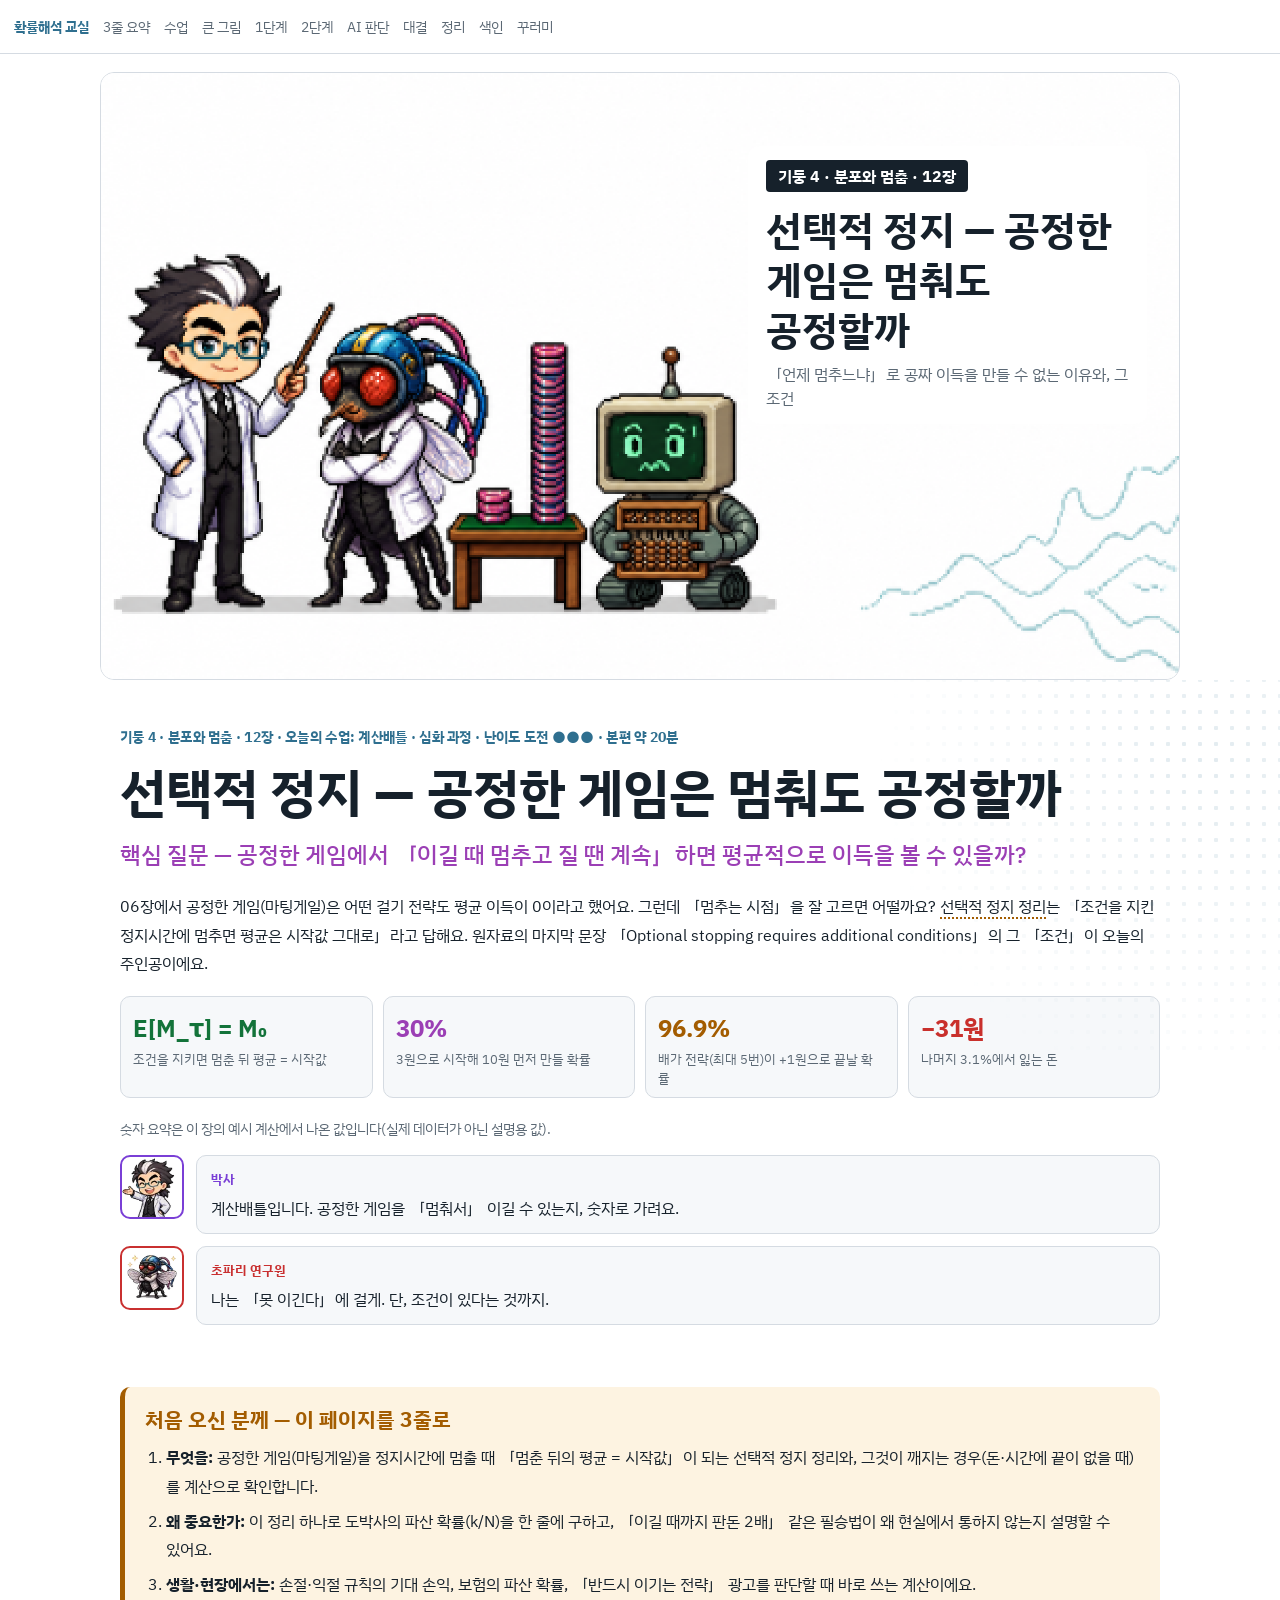
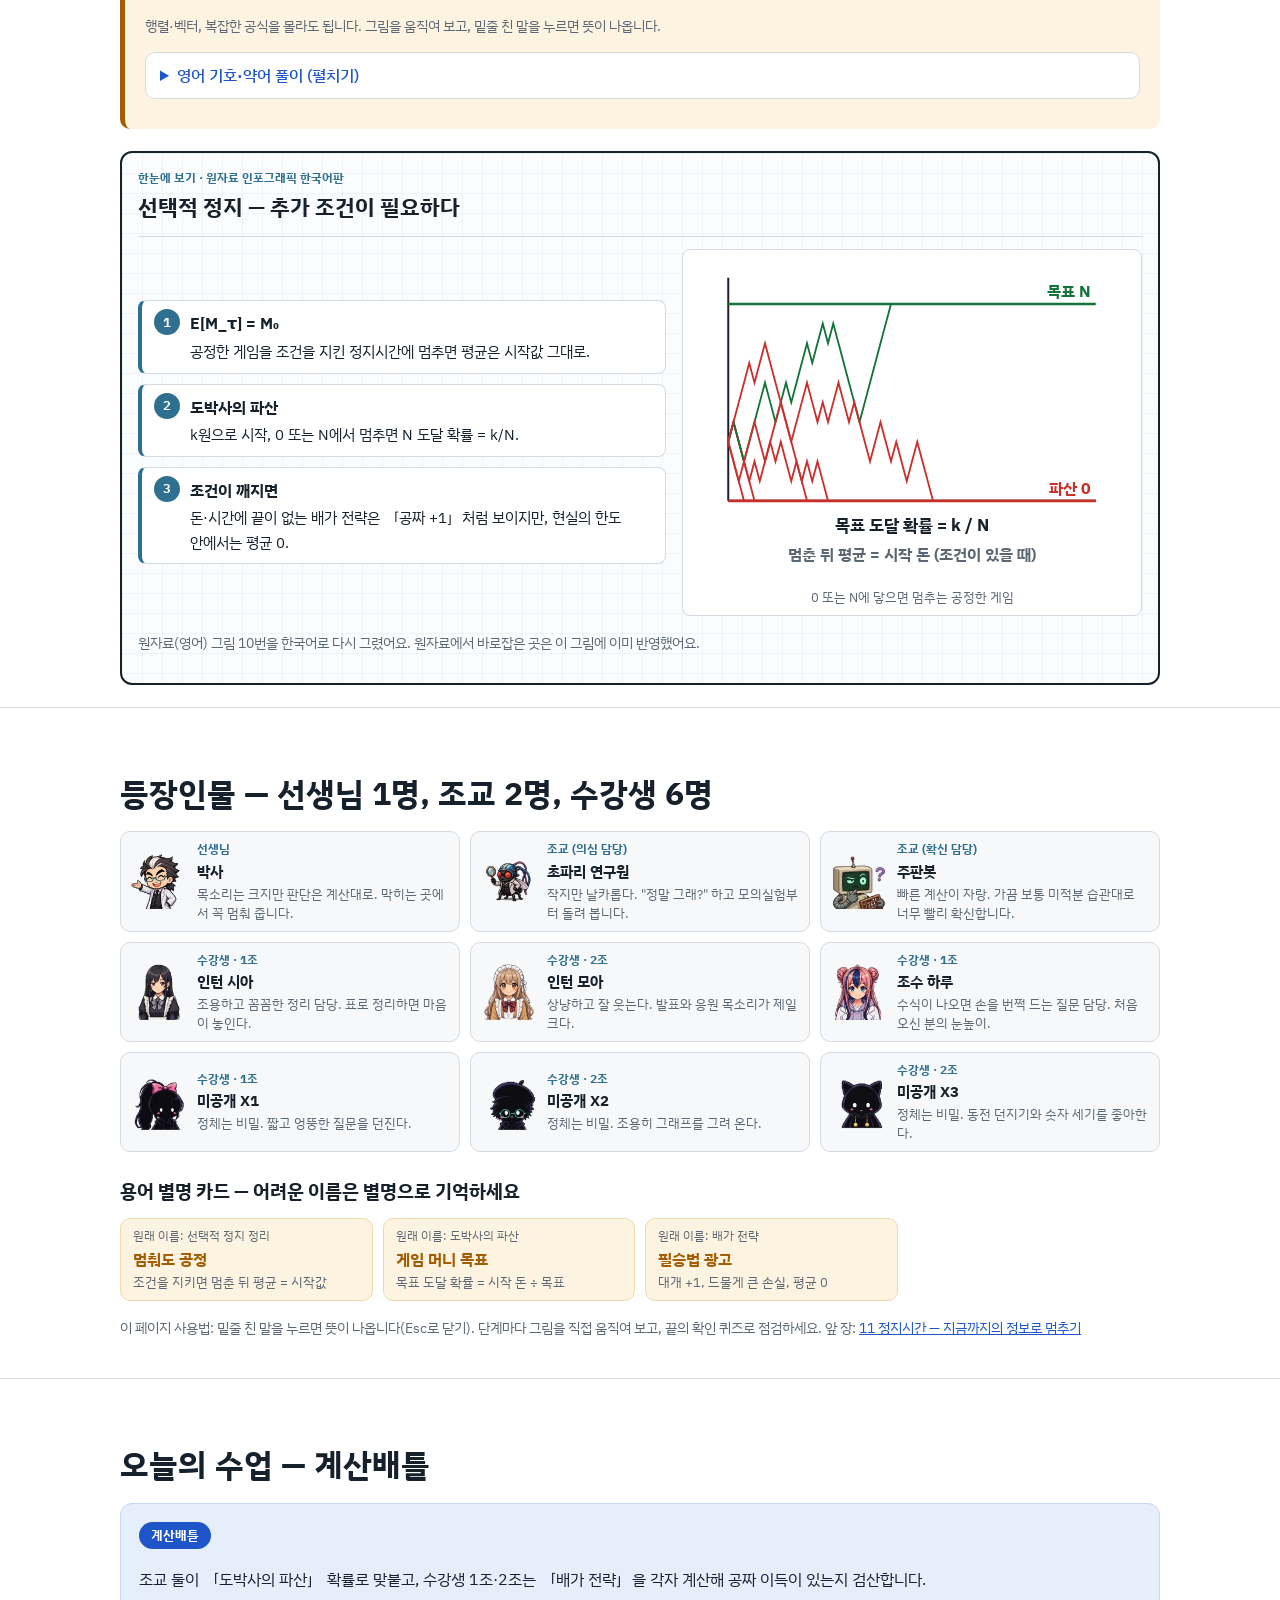
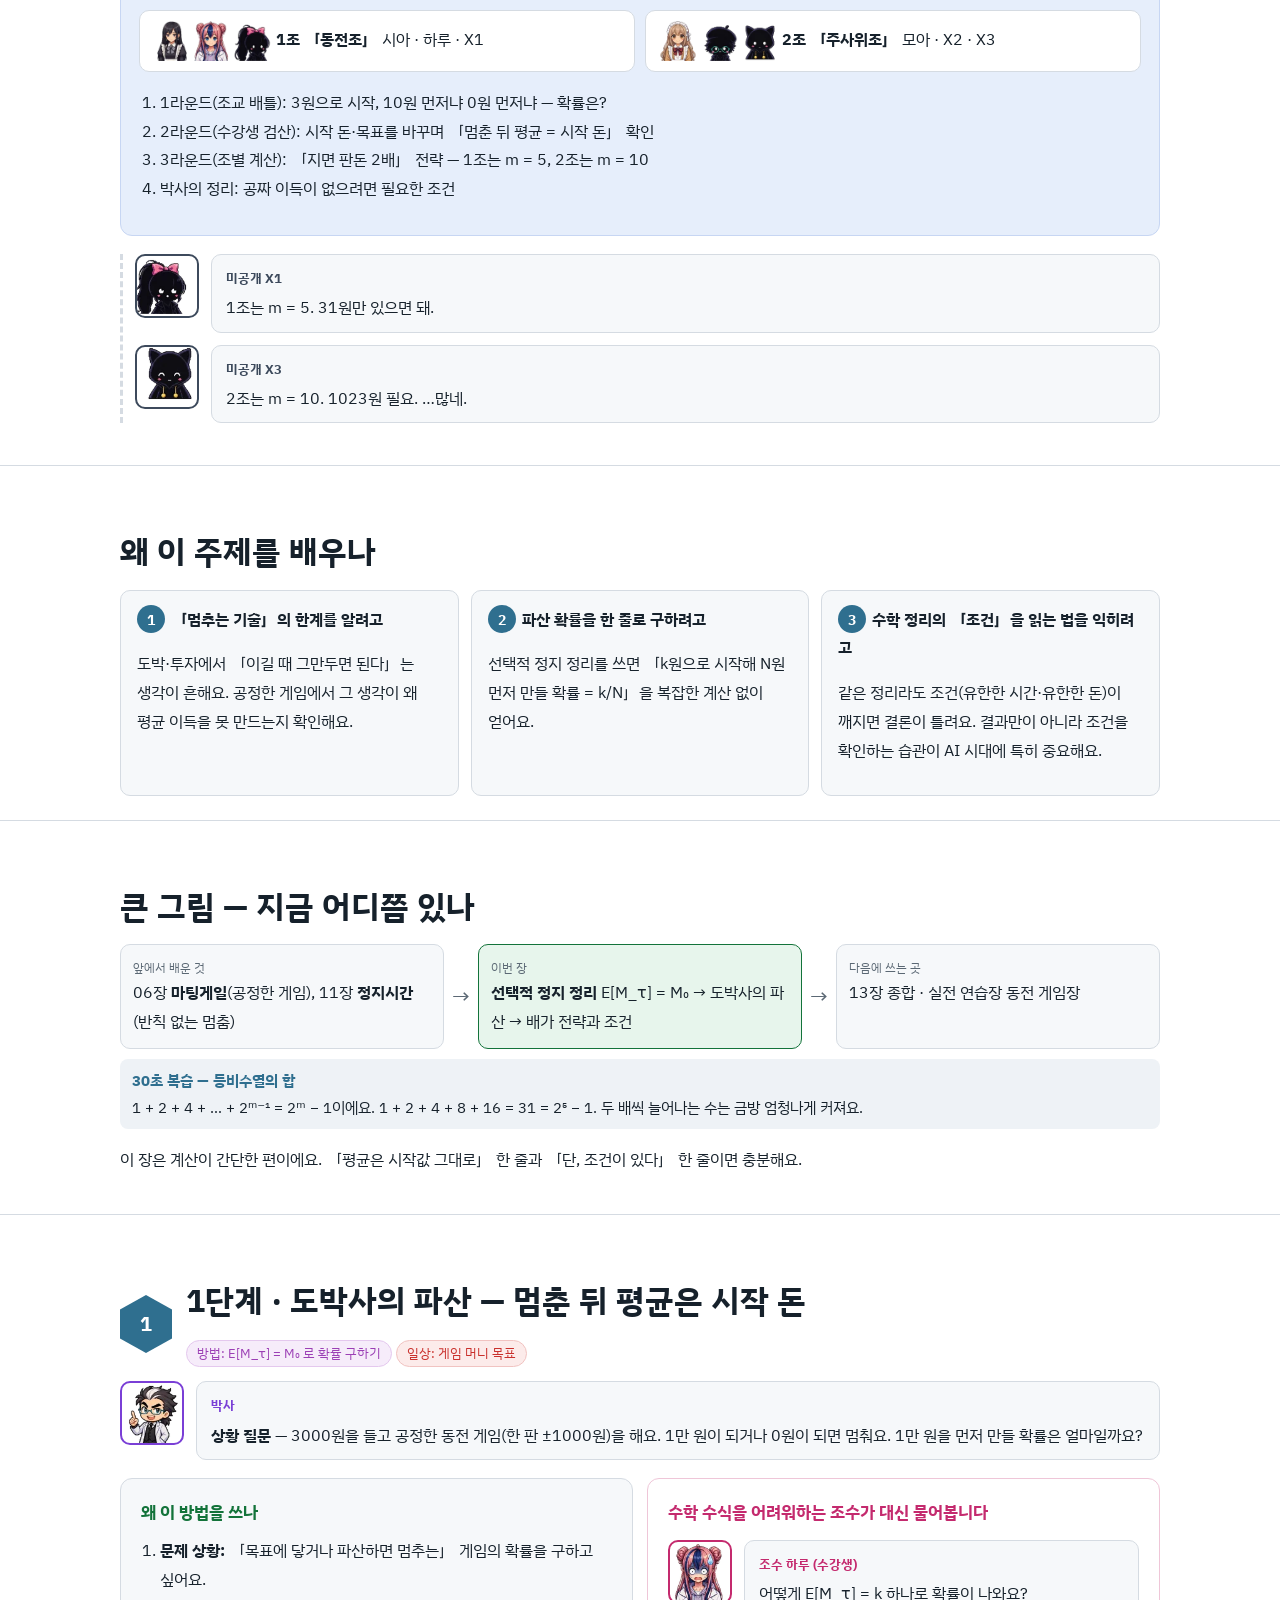
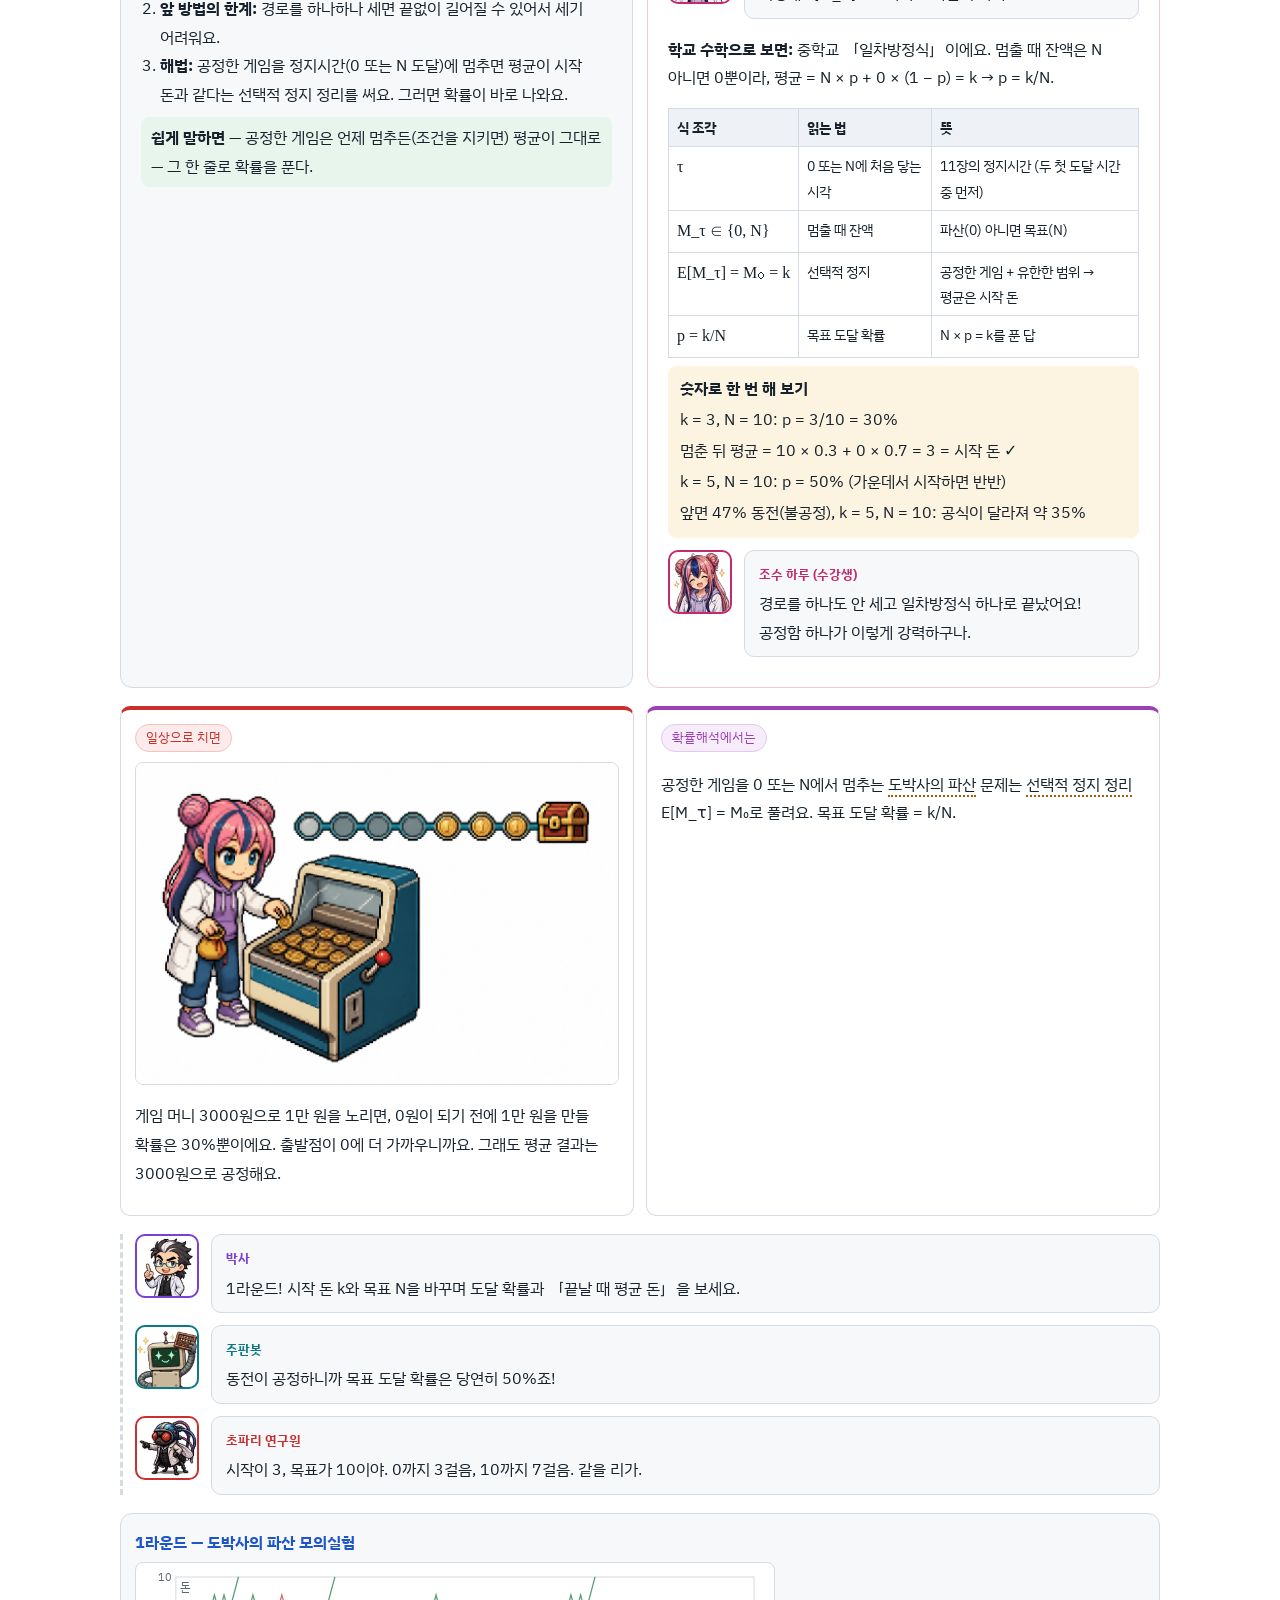
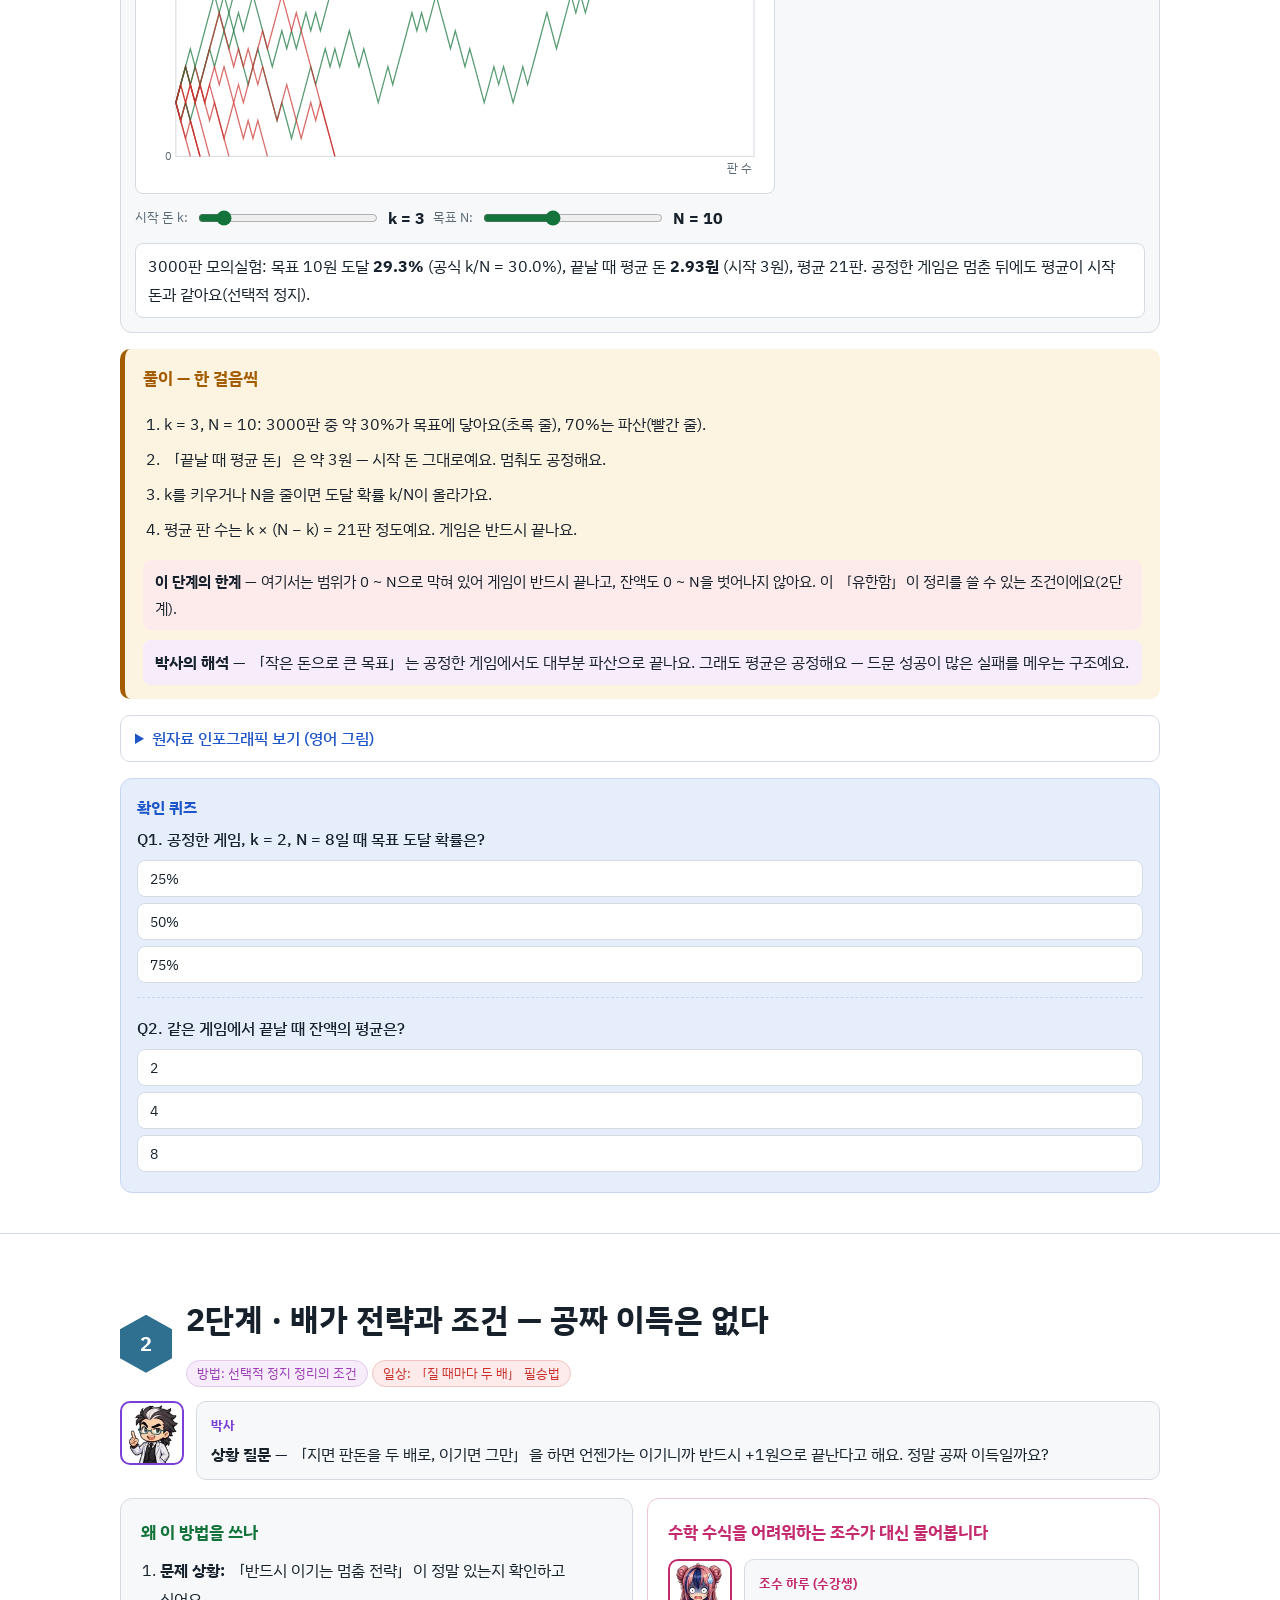
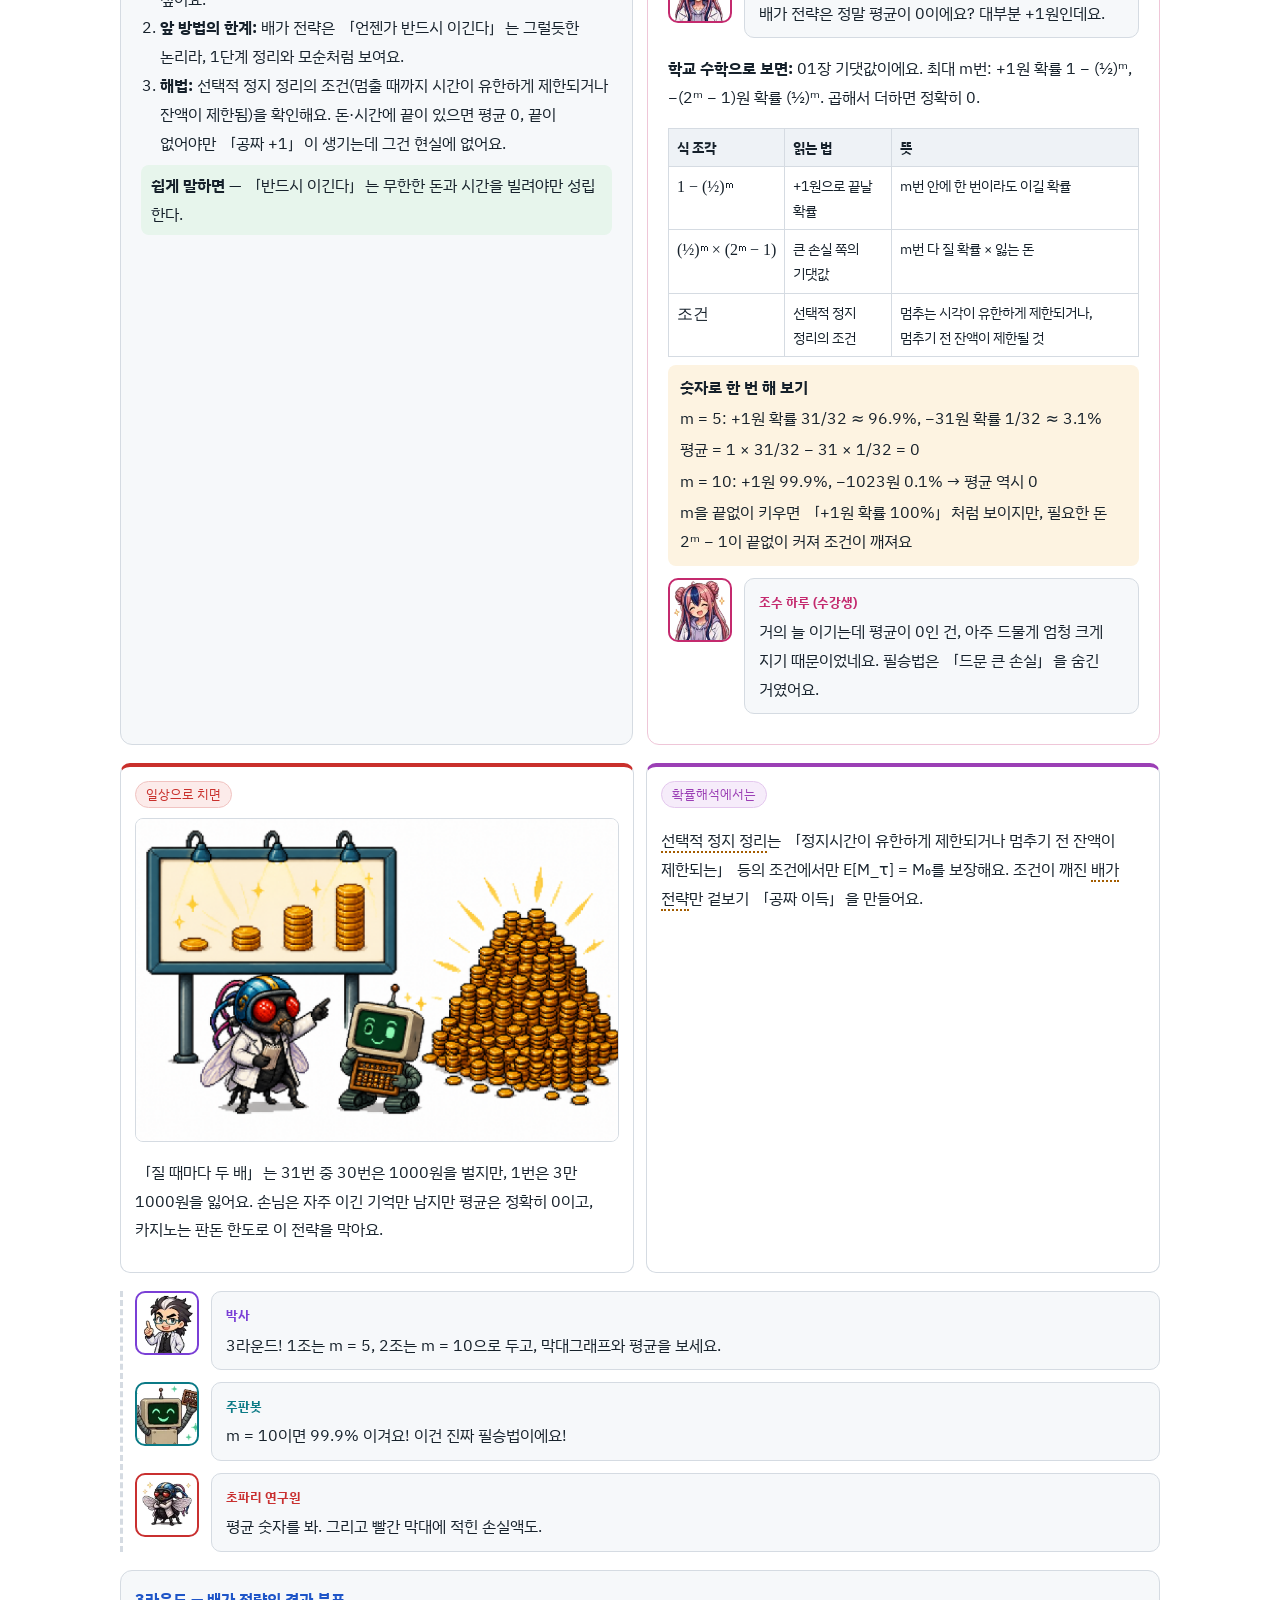
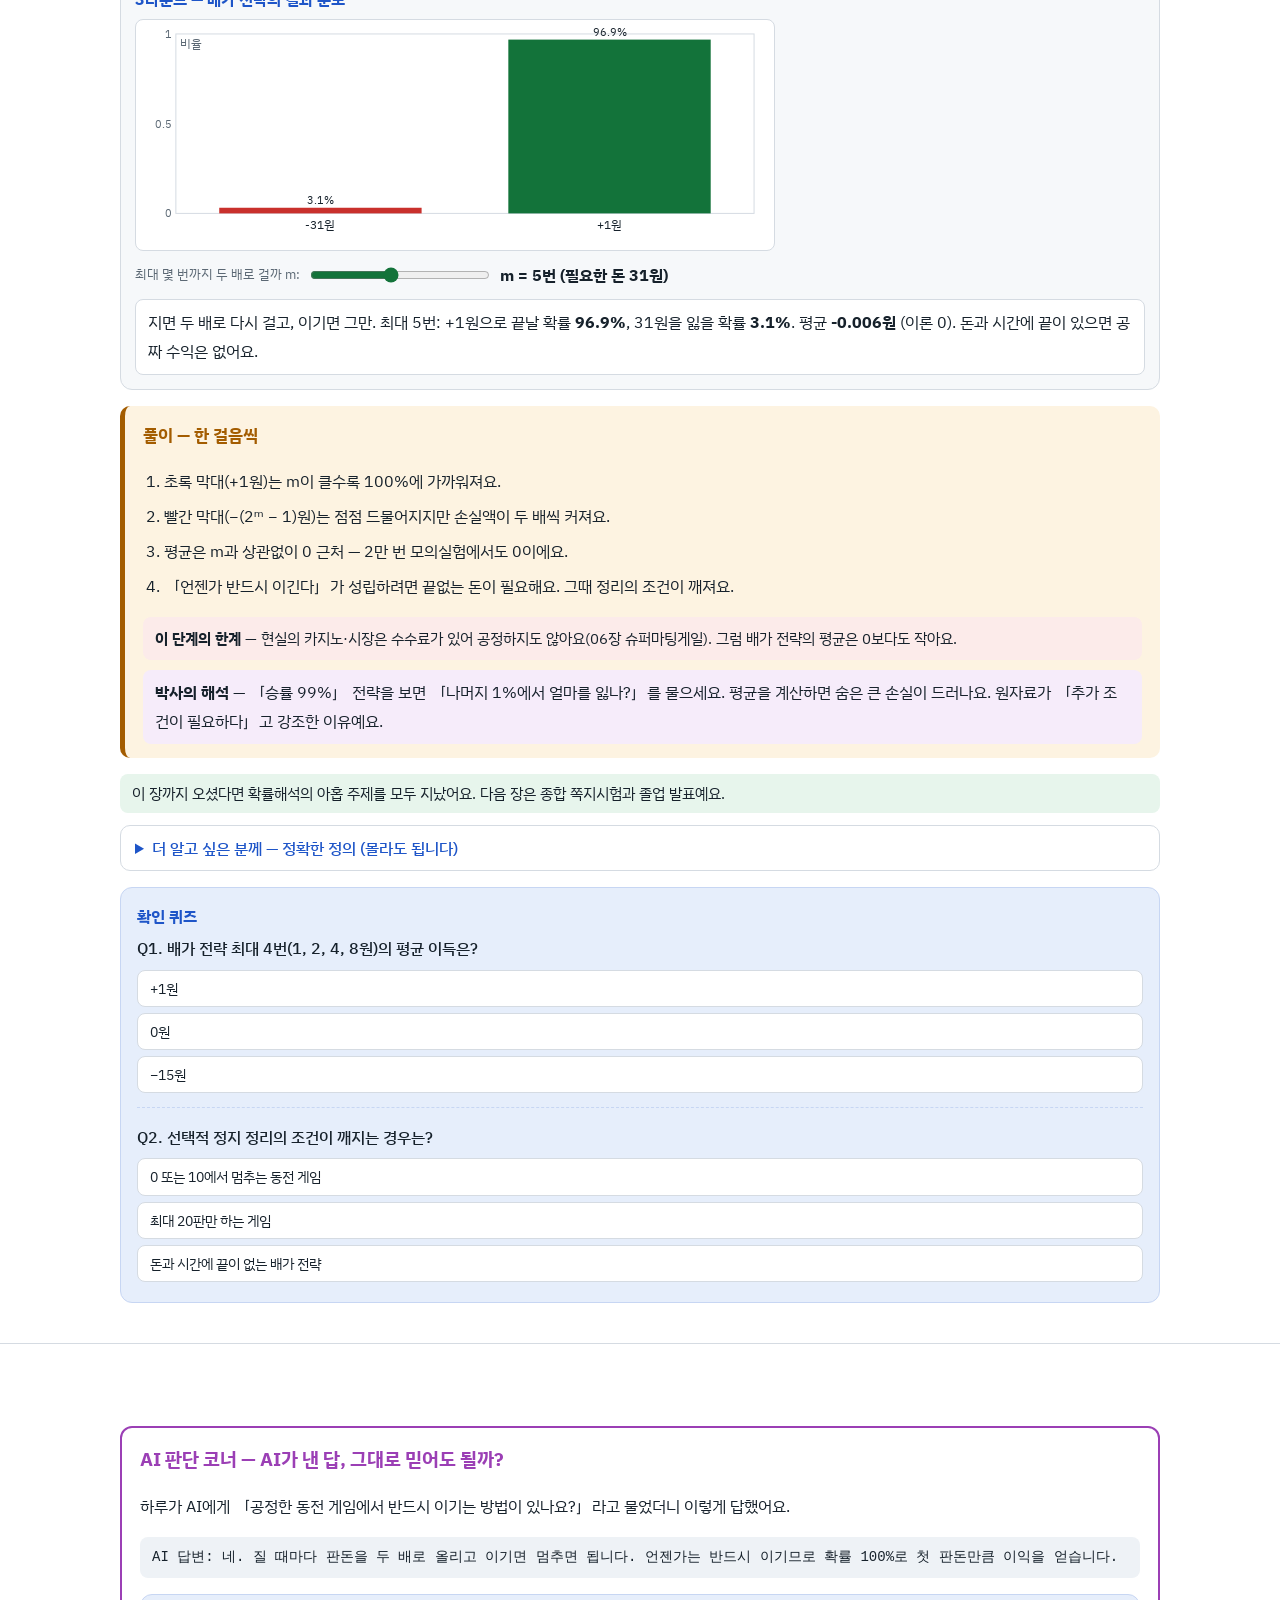
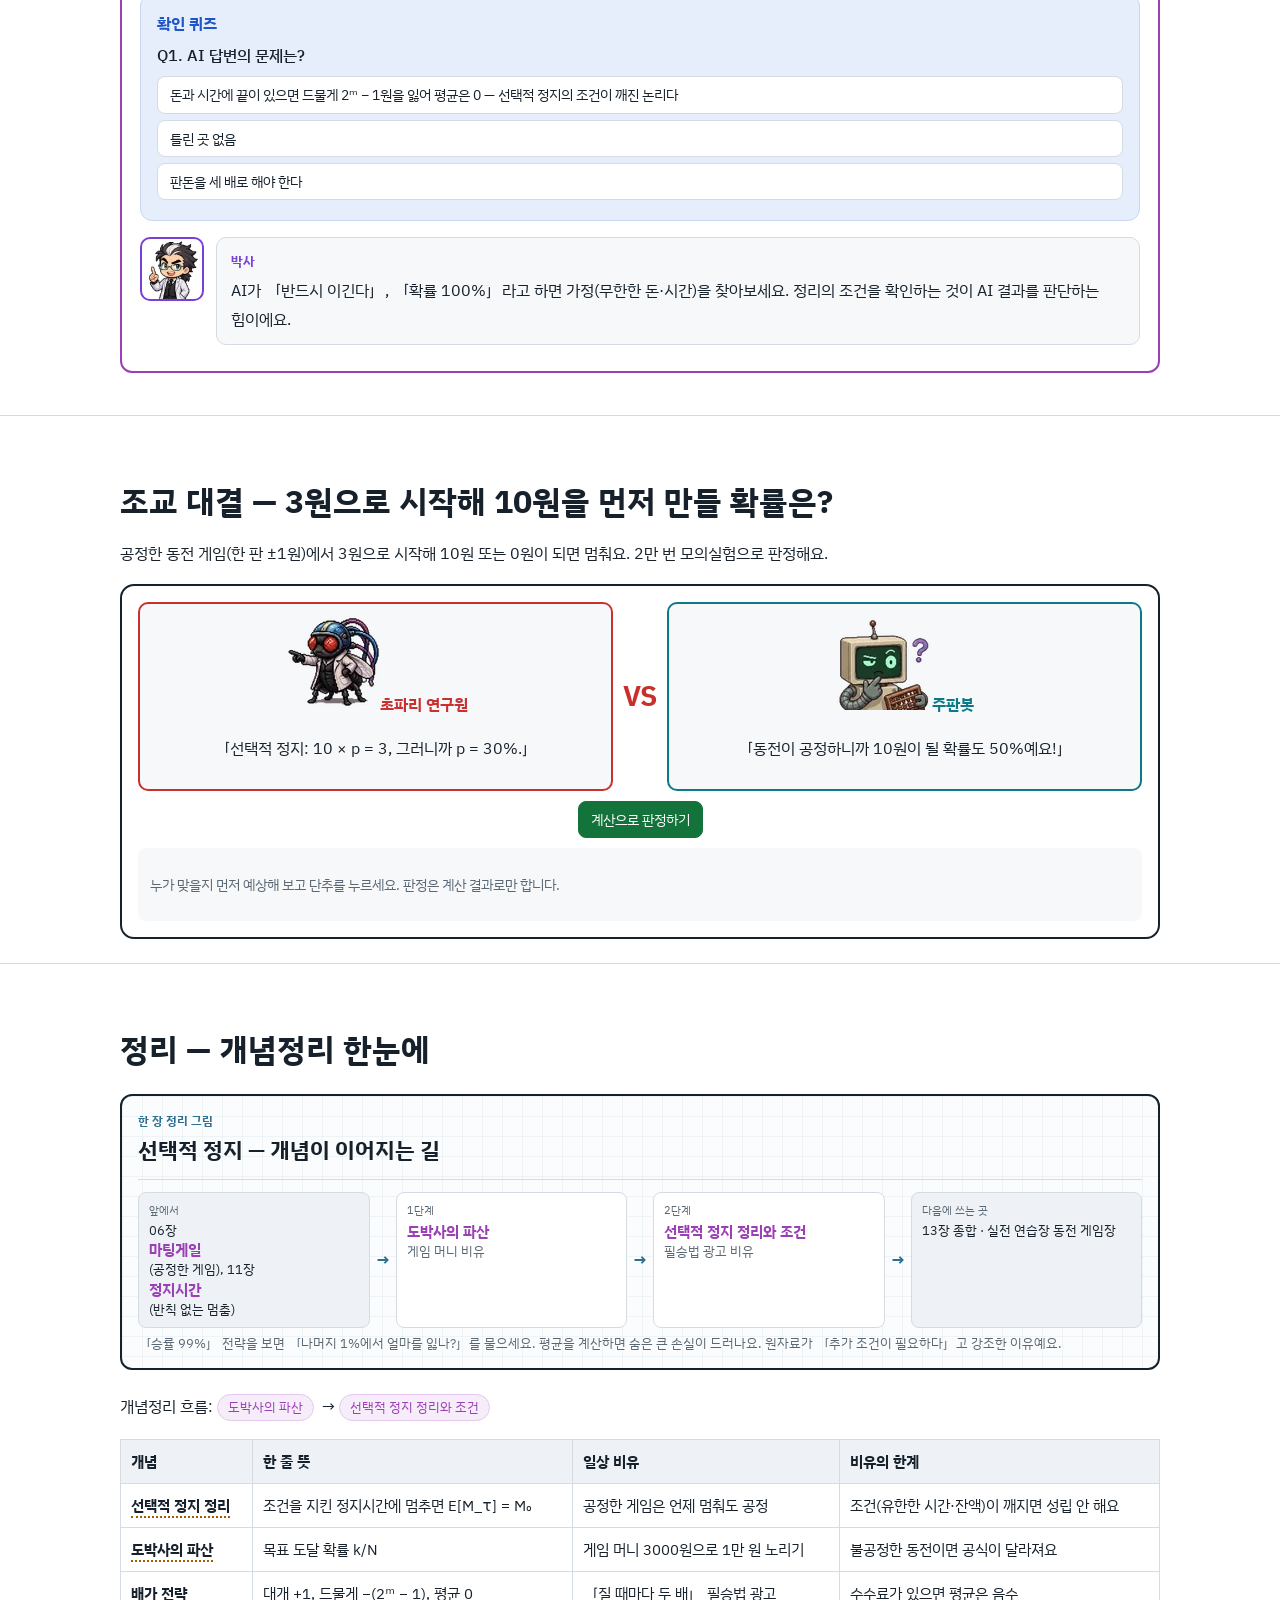
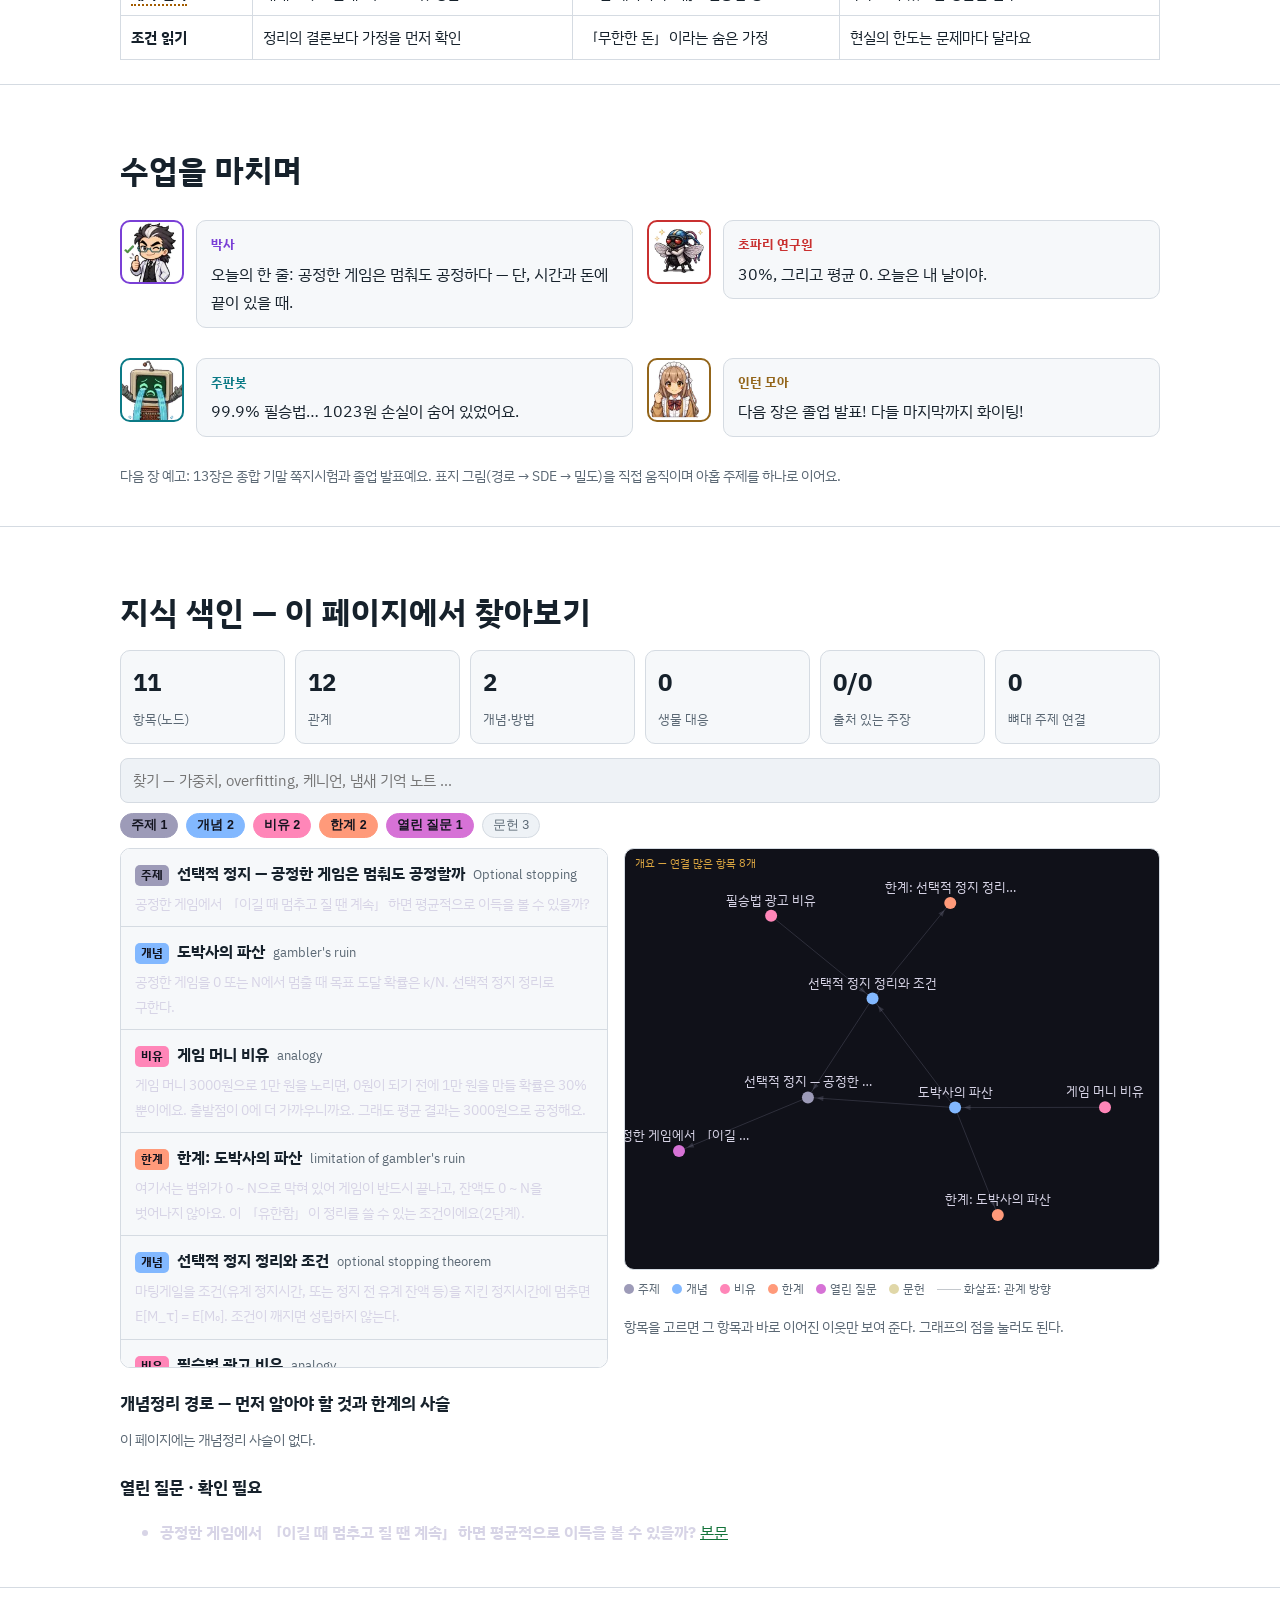
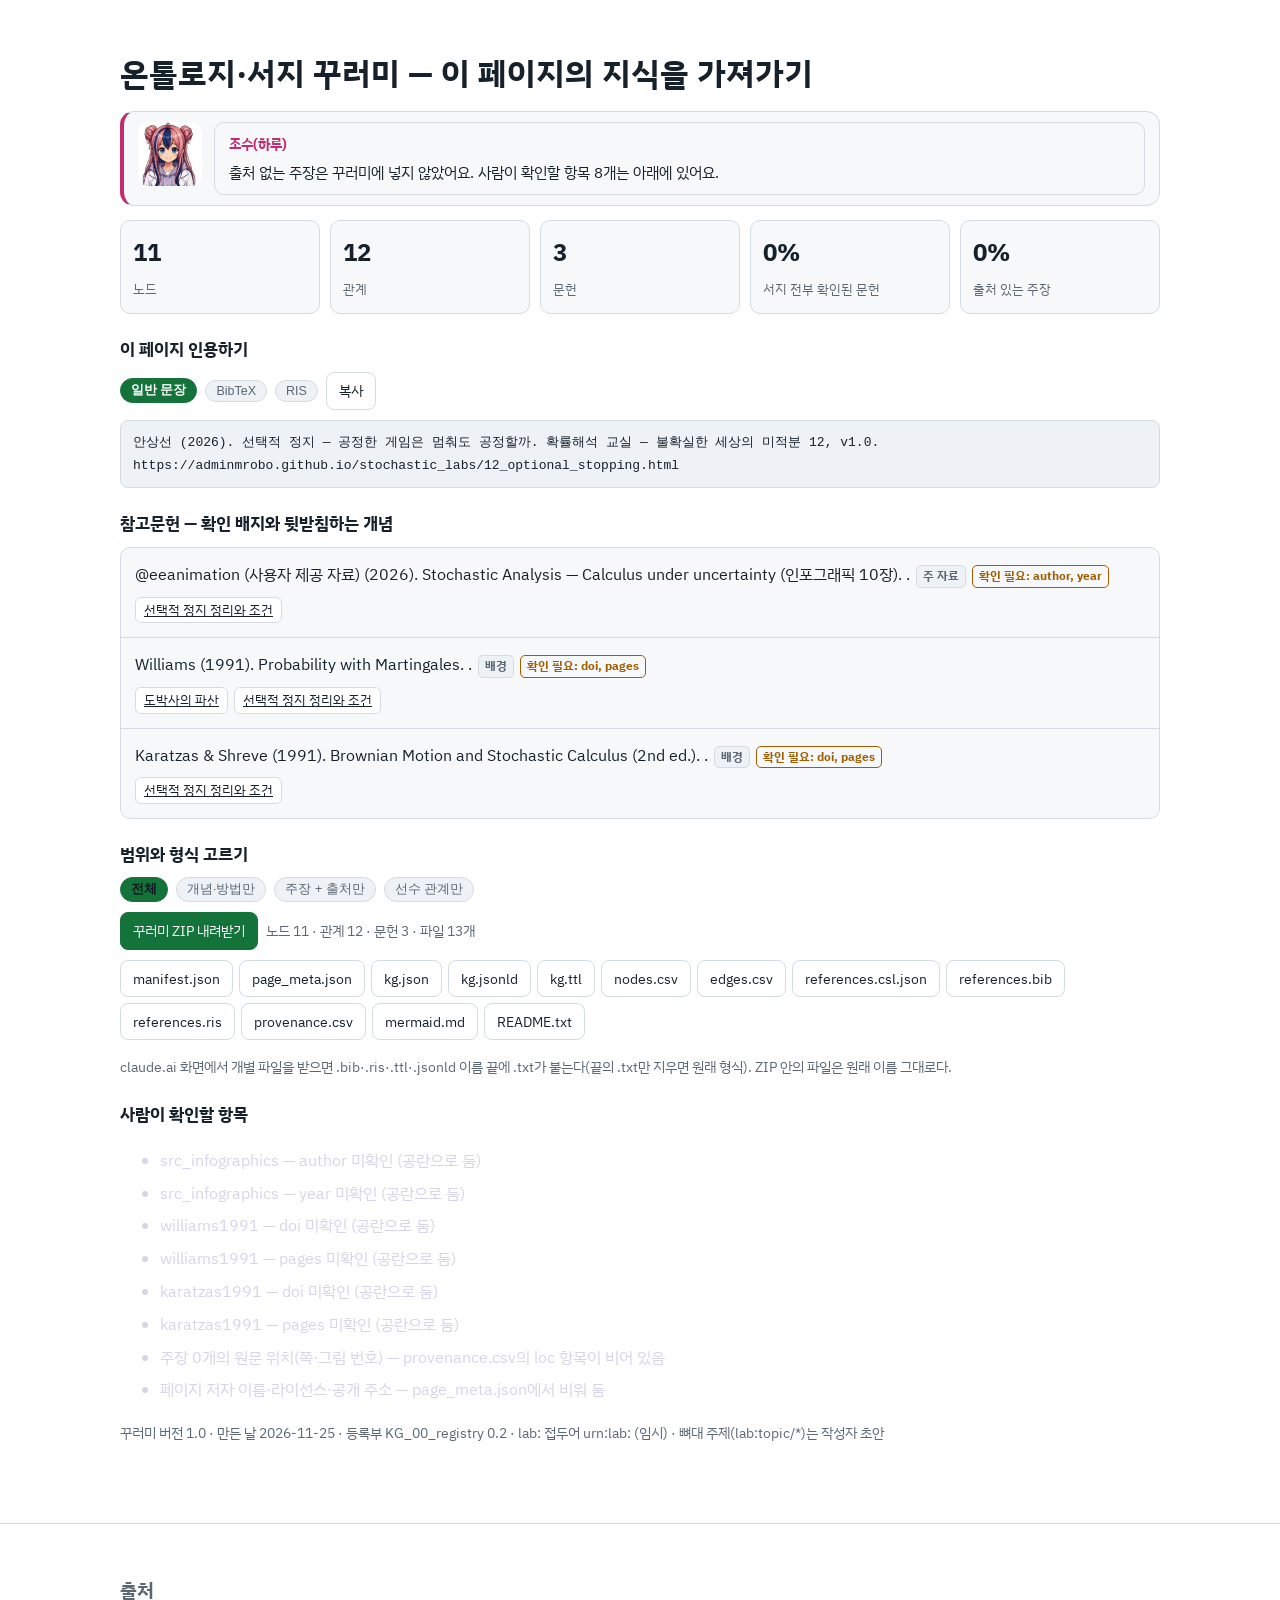
<file: 12_optional_stopping.html>
<!DOCTYPE html><html lang="ko"><head>
<meta charset="utf-8">
<meta name="viewport" content="width=device-width, initial-scale=1, viewport-fit=cover">
<title>12 선택적 정지 — 공정한 게임은 멈춰도 공정할까 — 확률해석 교실 — 불확실한 세상의 미적분</title>
<meta name="description" content="공정한 게임에서 「이길 때 멈추고 질 땐 계속」하면 평균적으로 이득을 볼 수 있을까?">
<meta property="og:title" content="12 선택적 정지 — 공정한 게임은 멈춰도 공정할까 — 확률해석 교실 — 불확실한 세상의 미적분">
<meta property="og:description" content="공정한 게임에서 「이길 때 멈추고 질 땐 계속」하면 평균적으로 이득을 볼 수 있을까?">
<meta property="og:type" content="article">
<meta property="og:image" content="img/og/og_12.webp">
<link rel="preconnect" href="https://fonts.googleapis.com"><link rel="preconnect" href="https://fonts.gstatic.com" crossorigin>
<link href="https://fonts.googleapis.com/css2?family=IBM+Plex+Sans+KR:wght@400;500;700&display=swap" rel="stylesheet">
<link rel="stylesheet" href="assets/lab.css">
<!-- px-fix v1 --><style id="px-fix">img{image-rendering:auto!important}</style><script id="px-fix-js">(function(){var R=window.ResizeObserver;function f(i){var n=i.naturalWidth,w=i.getBoundingClientRect().width;if(!n||!w)return;var s=w*(window.devicePixelRatio||1)/n;i.style.setProperty("image-rendering",s>=1.95?"pixelated":"auto","important")}var ro=R?new R(function(es){es.forEach(function(e){f(e.target)})}):null;function a(i){if(i.__px)return;i.__px=1;i.addEventListener("load",function(){f(i)});if(ro)ro.observe(i);f(i)}function all(r){(r||document).querySelectorAll&&(r||document).querySelectorAll("img").forEach(a)}function go(){all();if(window.MutationObserver)new MutationObserver(function(ms){ms.forEach(function(m){m.addedNodes.forEach(function(n){if(n.nodeType!==1)return;if(n.tagName==="IMG")a(n);else all(n)})})}).observe(document.documentElement,{childList:true,subtree:true});window.addEventListener("resize",function(){document.querySelectorAll("img").forEach(f)})}if(document.readyState==="loading")document.addEventListener("DOMContentLoaded",go);else go()})();</script><!-- /px-fix -->
</head><body>
<nav class="top" aria-label="이 페이지 목차"><a class="logo" href="index.html">확률해석 교실</a><a href="#three">3줄 요약</a><a href="#class">수업</a><a href="#map">큰 그림</a><a href="#lv1">1단계</a><a href="#lv2">2단계</a><a href="#ai">AI 판단</a><a href="#duel">대결</a><a href="#sum">정리</a><a href="#kg">색인</a><a href="#export">꾸러미</a></nav><div id="prog"></div>
<div class="cover has-img" id="top"><img class="cimg" src="img/cover/cover_12.webp" width="1920" height="1080" alt="선택적 정지 — 공정한 게임은 멈춰도 공정할까 표지 — 박사, 초파리 연구원, 주판봇, 초파리 연구원"><div class="ctext"><span class="no">기둥 4 · 분포와 멈춤 · 12장</span><h1>선택적 정지 — 공정한 게임은 멈춰도 공정할까</h1><p>「언제 멈추느냐」로 공짜 이득을 만들 수 없는 이유와, 그 조건</p></div></div>
<header class="hero"><div class="wrap">
<div class="kicker">기둥 4 · 분포와 멈춤 · 12장 · 오늘의 수업: 계산배틀 · 심화 과정 · 난이도 도전 ●●● · 본편 약 20분</div>
<h1>선택적 정지 — 공정한 게임은 멈춰도 공정할까</h1>
<p class="q">핵심 질문 — 공정한 게임에서 「이길 때 멈추고 질 땐 계속」하면 평균적으로 이득을 볼 수 있을까?</p>
<p>06장에서 공정한 게임(마팅게일)은 어떤 걸기 전략도 평균 이득이 0이라고 했어요. 그런데 「멈추는 시점」을 잘 고르면 어떨까요? <span class="jt" data-t="선택적 정지 정리" data-d="공정한 게임(마팅게일)을 조건을 지킨 정지시간에 멈추면, 멈춘 뒤 잔액의 평균이 시작 잔액과 같다는 정리.">선택적 정지 정리</span>는 「조건을 지킨 정지시간에 멈추면 평균은 시작값 그대로」라고 답해요. 원자료의 마지막 문장 「Optional stopping requires additional conditions」의 그 「조건」이 오늘의 주인공이에요.</p>
<div class="kpis"><div class="kpi g"><b>E[M_τ] = M₀</b><span>조건을 지키면 멈춘 뒤 평균 = 시작값</span></div><div class="kpi m"><b>30%</b><span>3원으로 시작해 10원 먼저 만들 확률</span></div><div class="kpi a"><b>96.9%</b><span>배가 전략(최대 5번)이 +1원으로 끝날 확률</span></div><div class="kpi r"><b>−31원</b><span>나머지 3.1%에서 잃는 돈</span></div></div>
<p class="note">숫자 요약은 이 장의 예시 계산에서 나온 값입니다(실제 데이터가 아닌 설명용 값).</p>
<div class="say" data-who="doc"><img class="who" data-who="doc" data-mood="front" alt="" aria-hidden="true"><div><b class="name">박사</b><p>계산배틀입니다. 공정한 게임을 「멈춰서」 이길 수 있는지, 숫자로 가려요.</p></div></div><div class="say" data-who="fly"><img class="who" data-who="fly" data-mood="arms" alt="" aria-hidden="true"><div><b class="name">초파리 연구원</b><p>나는 「못 이긴다」에 걸게. 단, 조건이 있다는 것까지.</p></div></div>
</div></header>
<div class="wrap"><div class="three" id="three"><h2>처음 오신 분께 — 이 페이지를 3줄로</h2><ol>
<li><b>무엇을:</b> 공정한 게임(마팅게일)을 정지시간에 멈출 때 「멈춘 뒤의 평균 = 시작값」이 되는 선택적 정지 정리와, 그것이 깨지는 경우(돈·시간에 끝이 없을 때)를 계산으로 확인합니다.</li><li><b>왜 중요한가:</b> 이 정리 하나로 도박사의 파산 확률(k/N)을 한 줄에 구하고, 「이길 때까지 판돈 2배」 같은 필승법이 왜 현실에서 통하지 않는지 설명할 수 있어요.</li><li><b>생활·현장에서는:</b> 손절·익절 규칙의 기대 손익, 보험의 파산 확률, 「반드시 이기는 전략」 광고를 판단할 때 바로 쓰는 계산이에요.</li></ol>
<p class="note">행렬·벡터, 복잡한 공식을 몰라도 됩니다. 그림을 움직여 보고, 밑줄 친 말을 누르면 뜻이 나옵니다.</p>
<details><summary>영어 기호·약어 풀이 (펼치기)</summary><ul><li><b>M_τ</b> — 정지시간 τ에 멈췄을 때의 잔액</li><li><b>E[M_τ] = E[M₀]</b> — 멈춘 뒤의 평균 = 시작 평균</li><li><b>k, N</b> — 시작 돈 k원, 목표 N원 (0원이 되면 파산)</li><li><b>2ᵐ − 1</b> — 배가 전략에서 m번 연속 지면 잃는 돈 1 + 2 + … + 2ᵐ⁻¹</li></ul></details>
</div><figure class="infog" id="infog"><div class="ihead"><span>한눈에 보기 · 원자료 인포그래픽 한국어판</span><b>선택적 정지 — 추가 조건이 필요하다</b></div><div class="ibody"><div class="icards"><div class="ic"><b class="n">1</b><div><b>E[M_τ] = M₀</b><p>공정한 게임을 조건을 지킨 정지시간에 멈추면 평균은 시작값 그대로.</p></div></div><div class="ic"><b class="n">2</b><div><b>도박사의 파산</b><p>k원으로 시작, 0 또는 N에서 멈추면 N 도달 확률 = k/N.</p></div></div><div class="ic"><b class="n">3</b><div><b>조건이 깨지면</b><p>돈·시간에 끝이 없는 배가 전략은 「공짜 +1」처럼 보이지만, 현실의 한도 안에서는 평균 0.</p></div></div></div><div class="idia"><svg viewBox="0 0 320 240" width="100%" role="img" aria-label="도박사의 파산 경로" style="max-width:420px;font-family:inherit"><line x1="20" y1="15" x2="20" y2="185" stroke="#16212b" stroke-width="1.5"/><line x1="20" y1="185" x2="300" y2="185" stroke="#16212b" stroke-width="1.5"/><line x1="20" y1="35" x2="300" y2="35" stroke="#13733a" stroke-width="2"/><line x1="20" y1="185" x2="300" y2="185" stroke="#c9302c" stroke-width="2"/><text x="296.0" y="30.0" font-size="12" fill="#13733a" font-weight="700" text-anchor="end">목표 N</text><text x="296.0" y="180.0" font-size="12" fill="#c9302c" font-weight="700" text-anchor="end">파산 0</text><path d="M20.0 140.0 L24.0 155.0 L28.0 170.0 L32.0 185.0" fill="none" stroke="#c9302c" stroke-width="1.4"/><path d="M20.0 140.0 L24.0 125.0 L28.0 140.0 L32.0 155.0 L36.0 170.0 L40.0 155.0 L44.0 170.0 L48.0 155.0 L52.0 140.0 L56.0 155.0 L60.0 140.0 L64.0 155.0 L68.0 170.0 L72.0 155.0 L76.0 170.0 L80.0 185.0" fill="none" stroke="#c9302c" stroke-width="1.4"/><path d="M20.0 140.0 L24.0 125.0 L28.0 140.0 L32.0 155.0 L36.0 170.0 L40.0 185.0" fill="none" stroke="#c9302c" stroke-width="1.4"/><path d="M20.0 140.0 L24.0 125.0 L28.0 140.0 L32.0 155.0 L36.0 140.0 L40.0 125.0 L44.0 110.0 L48.0 95.0 L52.0 110.0 L56.0 125.0 L60.0 110.0 L64.0 95.0 L68.0 110.0 L72.0 95.0 L76.0 80.0 L80.0 65.0 L84.0 80.0 L88.0 65.0 L92.0 50.0 L96.0 65.0 L100.0 50.0 L104.0 65.0 L108.0 80.0 L112.0 95.0 L116.0 110.0 L120.0 125.0 L124.0 110.0 L128.0 95.0 L132.0 80.0 L136.0 65.0 L140.0 50.0 L144.0 35.0" fill="none" stroke="#13733a" stroke-width="1.4"/><path d="M20.0 140.0 L24.0 155.0 L28.0 170.0 L32.0 155.0 L36.0 140.0 L40.0 125.0 L44.0 140.0 L48.0 155.0 L52.0 140.0 L56.0 125.0 L60.0 110.0 L64.0 125.0 L68.0 140.0 L72.0 125.0 L76.0 110.0 L80.0 95.0 L84.0 110.0 L88.0 125.0 L92.0 110.0 L96.0 125.0 L100.0 110.0 L104.0 95.0 L108.0 110.0 L112.0 125.0 L116.0 110.0 L120.0 125.0 L124.0 140.0 L128.0 155.0 L132.0 140.0 L136.0 125.0 L140.0 140.0 L144.0 155.0 L148.0 140.0 L152.0 155.0 L156.0 170.0 L160.0 155.0 L164.0 140.0 L168.0 155.0 L172.0 170.0 L176.0 185.0" fill="none" stroke="#c9302c" stroke-width="1.4"/><path d="M20.0 140.0 L24.0 125.0 L28.0 110.0 L32.0 95.0 L36.0 80.0 L40.0 95.0 L44.0 80.0 L48.0 65.0 L52.0 80.0 L56.0 95.0 L60.0 110.0 L64.0 125.0 L68.0 140.0 L72.0 155.0 L76.0 170.0 L80.0 155.0 L84.0 170.0 L88.0 155.0 L92.0 170.0 L96.0 185.0" fill="none" stroke="#c9302c" stroke-width="1.4"/><text x="160.0" y="208.0" font-size="13" fill="#16212b" font-weight="700" text-anchor="middle">목표 도달 확률 = k / N</text><text x="160.0" y="230.0" font-size="12" fill="#5b6874" font-weight="700" text-anchor="middle">멈춘 뒤 평균 = 시작 돈 (조건이 있을 때)</text></svg><figcaption>0 또는 N에 닿으면 멈추는 공정한 게임</figcaption></div></div><p class="note">원자료(영어) 그림 10번을 한국어로 다시 그렸어요. 원자료에서 바로잡은 곳은 이 그림에 이미 반영했어요.</p></figure></div>
<section class="level" id="cast"><div class="wrap"><h2>등장인물 — 선생님 1명, 조교 2명, 수강생 6명</h2>
<div class="cast"><div><img class="" data-who="doc" data-mood="front" alt="" aria-hidden="true"><div><span class="role">선생님</span><b>박사</b><span>목소리는 크지만 판단은 계산대로. 막히는 곳에서 꼭 멈춰 줍니다.</span></div></div><div><img class="" data-who="fly" data-mood="magnify" alt="" aria-hidden="true"><div><span class="role">조교 (의심 담당)</span><b>초파리 연구원</b><span>작지만 날카롭다. &quot;정말 그래?&quot; 하고 모의실험부터 돌려 봅니다.</span></div></div><div><img class="" data-who="robo" data-mood="calc" alt="" aria-hidden="true"><div><span class="role">조교 (확신 담당)</span><b>주판봇</b><span>빠른 계산이 자랑. 가끔 보통 미적분 습관대로 너무 빨리 확신합니다.</span></div></div><div><img class="" data-who="sia" data-mood="e13" alt="" aria-hidden="true"><div><span class="role">수강생 · 1조</span><b>인턴 시아</b><span>조용하고 꼼꼼한 정리 담당. 표로 정리하면 마음이 놓인다.</span></div></div><div><img class="" data-who="moa" data-mood="e13" alt="" aria-hidden="true"><div><span class="role">수강생 · 2조</span><b>인턴 모아</b><span>상냥하고 잘 웃는다. 발표와 응원 목소리가 제일 크다.</span></div></div><div><img class="" data-who="asst" data-mood="e13" alt="" aria-hidden="true"><div><span class="role">수강생 · 1조</span><b>조수 하루</b><span>수식이 나오면 손을 번쩍 드는 질문 담당. 처음 오신 분의 눈높이.</span></div></div><div><img class="" data-who="x1" data-mood="e13" alt="" aria-hidden="true"><div><span class="role">수강생 · 1조</span><b>미공개 X1</b><span>정체는 비밀. 짧고 엉뚱한 질문을 던진다.</span></div></div><div><img class="" data-who="x2" data-mood="e13" alt="" aria-hidden="true"><div><span class="role">수강생 · 2조</span><b>미공개 X2</b><span>정체는 비밀. 조용히 그래프를 그려 온다.</span></div></div><div><img class="" data-who="x3" data-mood="e13" alt="" aria-hidden="true"><div><span class="role">수강생 · 2조</span><b>미공개 X3</b><span>정체는 비밀. 동전 던지기와 숫자 세기를 좋아한다.</span></div></div></div>
<h3>용어 별명 카드 — 어려운 이름은 별명으로 기억하세요</h3><div class="nick"><div><span class="role">원래 이름: 선택적 정지 정리</span><b>멈춰도 공정</b><span>조건을 지키면 멈춘 뒤 평균 = 시작값</span></div><div><span class="role">원래 이름: 도박사의 파산</span><b>게임 머니 목표</b><span>목표 도달 확률 = 시작 돈 ÷ 목표</span></div><div><span class="role">원래 이름: 배가 전략</span><b>필승법 광고</b><span>대개 +1, 드물게 큰 손실, 평균 0</span></div></div>
<p class="note">이 페이지 사용법: 밑줄 친 말을 누르면 뜻이 나옵니다(Esc로 닫기). 단계마다 그림을 직접 움직여 보고, 끝의 확인 퀴즈로 점검하세요. 앞 장: <a href="11_stopping_times.html">11 정지시간 — 지금까지의 정보로 멈추기</a></p>
</div></section>
<section class="level" id="class"><div class="wrap"><h2>오늘의 수업 — 계산배틀</h2>
<div class="klass"><span class="fmt">계산배틀</span><p>조교 둘이 「도박사의 파산」 확률로 맞붙고, 수강생 1조·2조는 「배가 전략」을 각자 계산해 공짜 이득이 있는지 검산합니다.</p><div class="groups"><div><img class="" data-who="sia" data-mood="e13" alt="" aria-hidden="true"><img class="" data-who="asst" data-mood="e13" alt="" aria-hidden="true"><img class="" data-who="x1" data-mood="e13" alt="" aria-hidden="true"> <b>1조 「동전조」</b> 시아 · 하루 · X1</div><div><img class="" data-who="moa" data-mood="e13" alt="" aria-hidden="true"><img class="" data-who="x2" data-mood="e13" alt="" aria-hidden="true"><img class="" data-who="x3" data-mood="e13" alt="" aria-hidden="true"> <b>2조 「주사위조」</b> 모아 · X2 · X3</div></div><ol><li>1라운드(조교 배틀): 3원으로 시작, 10원 먼저냐 0원 먼저냐 — 확률은?</li><li>2라운드(수강생 검산): 시작 돈·목표를 바꾸며 「멈춘 뒤 평균 = 시작 돈」 확인</li><li>3라운드(조별 계산): 「지면 판돈 2배」 전략 — 1조는 m = 5, 2조는 m = 10</li><li>박사의 정리: 공짜 이득이 없으려면 필요한 조건</li></ol></div>
<div class="talk"><div class="say" data-who="x1"><img class="who" data-who="x1" data-mood="e09" alt="" aria-hidden="true"><div><b class="name">미공개 X1</b><p>1조는 m = 5. 31원만 있으면 돼.</p></div></div><div class="say" data-who="x3"><img class="who" data-who="x3" data-mood="e16" alt="" aria-hidden="true"><div><b class="name">미공개 X3</b><p>2조는 m = 10. 1023원 필요. …많네.</p></div></div></div></div></section>
<section class="level" id="why"><div class="wrap"><h2>왜 이 주제를 배우나</h2><div class="steps"><div><b class="n">1</b><b>「멈추는 기술」의 한계를 알려고</b><p>도박·투자에서 「이길 때 그만두면 된다」는 생각이 흔해요. 공정한 게임에서 그 생각이 왜 평균 이득을 못 만드는지 확인해요.</p></div><div><b class="n">2</b><b>파산 확률을 한 줄로 구하려고</b><p>선택적 정지 정리를 쓰면 「k원으로 시작해 N원 먼저 만들 확률 = k/N」을 복잡한 계산 없이 얻어요.</p></div><div><b class="n">3</b><b>수학 정리의 「조건」을 읽는 법을 익히려고</b><p>같은 정리라도 조건(유한한 시간·유한한 돈)이 깨지면 결론이 틀려요. 결과만이 아니라 조건을 확인하는 습관이 AI 시대에 특히 중요해요.</p></div></div></div></section>
<section class="level" id="map"><div class="wrap"><h2>큰 그림 — 지금 어디쯤 있나</h2>
<div class="map3"><div><small>앞에서 배운 것</small>06장 <b>마팅게일</b>(공정한 게임), 11장 <b>정지시간</b>(반칙 없는 멈춤)</div><i aria-hidden="true">→</i><div class="now"><small>이번 장</small><b>선택적 정지 정리</b> E[M_τ] = M₀ → 도박사의 파산 → 배가 전략과 조건</div><i aria-hidden="true">→</i><div><small>다음에 쓰는 곳</small>13장 종합 · 실전 연습장 동전 게임장</div></div>
<div class="recap"><b>30초 복습 — 등비수열의 합</b><br>1 + 2 + 4 + … + 2ᵐ⁻¹ = 2ᵐ − 1이에요. 1 + 2 + 4 + 8 + 16 = 31 = 2⁵ − 1. 두 배씩 늘어나는 수는 금방 엄청나게 커져요.</div><p>이 장은 계산이 간단한 편이에요. 「평균은 시작값 그대로」 한 줄과 「단, 조건이 있다」 한 줄이면 충분해요.</p></div></section>
<section class="level" id="lv1"><div class="wrap"><div class="lvhead"><div class="hex" aria-hidden="true">1</div><div><h2>1단계 · 도박사의 파산 — 멈춘 뒤 평균은 시작 돈</h2><span class="tag nn">방법: E[M_τ] = M₀ 로 확률 구하기</span><span class="tag fly">일상: 게임 머니 목표</span></div></div><div class="say" data-who="doc"><img class="who" data-who="doc" data-mood="board" alt="" aria-hidden="true"><div><b class="name">박사</b><p><b>상황 질문</b> — 3000원을 들고 공정한 동전 게임(한 판 ±1000원)을 해요. 1만 원이 되거나 0원이 되면 멈춰요. 1만 원을 먼저 만들 확률은 얼마일까요?</p></div></div><div class="twobox"><div class="whybox"><h3>왜 이 방법을 쓰나</h3><ol><li><b>문제 상황:</b> 「목표에 닿거나 파산하면 멈추는」 게임의 확률을 구하고 싶어요.</li><li><b>앞 방법의 한계:</b> 경로를 하나하나 세면 끝없이 길어질 수 있어서 세기 어려워요.</li><li><b>해법:</b> 공정한 게임을 정지시간(0 또는 N 도달)에 멈추면 평균이 시작 돈과 같다는 선택적 정지 정리를 써요. 그러면 확률이 바로 나와요.</li></ol><div class="easy"><b>쉽게 말하면</b> — 공정한 게임은 언제 멈추든(조건을 지키면) 평균이 그대로 — 그 한 줄로 확률을 푼다.</div></div><div class="mathbox"><h3>수학 수식을 어려워하는 조수가 대신 물어봅니다</h3><div class="say" data-who="asst"><img class="who" data-who="asst" data-mood="shock" alt="" aria-hidden="true"><div><b class="name">조수 하루 (수강생)</b><p>어떻게 E[M_τ] = k 하나로 확률이 나와요?</p></div></div><p><b>학교 수학으로 보면:</b> 중학교 「일차방정식」이에요. 멈출 때 잔액은 N 아니면 0뿐이라, 평균 = N × p + 0 × (1 − p) = k → p = k/N.</p><table class="sym"><thead><tr><th>식 조각</th><th>읽는 법</th><th>뜻</th></tr></thead><tbody><tr><td>τ</td><td>0 또는 N에 처음 닿는 시각</td><td>11장의 정지시간 (두 첫 도달 시간 중 먼저)</td></tr><tr><td>M_τ ∈ {0, N}</td><td>멈출 때 잔액</td><td>파산(0) 아니면 목표(N)</td></tr><tr><td>E[M_τ] = M₀ = k</td><td>선택적 정지</td><td>공정한 게임 + 유한한 범위 → 평균은 시작 돈</td></tr><tr><td>p = k/N</td><td>목표 도달 확률</td><td>N × p = k를 푼 답</td></tr></tbody></table><div class="tryit"><b>숫자로 한 번 해 보기</b><p>k = 3, N = 10: p = 3/10 = 30%</p><p>멈춘 뒤 평균 = 10 × 0.3 + 0 × 0.7 = 3 = 시작 돈 ✓</p><p>k = 5, N = 10: p = 50% (가운데서 시작하면 반반)</p><p>앞면 47% 동전(불공정), k = 5, N = 10: 공식이 달라져 약 35%</p></div><div class="say" data-who="asst"><img class="who" data-who="asst" data-mood="spark" alt="" aria-hidden="true"><div><b class="name">조수 하루 (수강생)</b><p>경로를 하나도 안 세고 일차방정식 하나로 끝났어요! 공정함 하나가 이렇게 강력하구나.</p></div></div></div></div><div class="pair"><div><span class="tag fly">일상으로 치면</span><img class="scene" loading="lazy" src="img/scene/scene_12_lv1.webp" width="1200" height="800" alt="게임 머니 비유 장면 그림"><p>게임 머니 3000원으로 1만 원을 노리면, 0원이 되기 전에 1만 원을 만들 확률은 30%뿐이에요. 출발점이 0에 더 가까우니까요. 그래도 평균 결과는 3000원으로 공정해요.</p></div><div><span class="tag nn">확률해석에서는</span><p>공정한 게임을 0 또는 N에서 멈추는 <span class="jt" data-t="도박사의 파산" data-d="공정한 게임에서 k원으로 시작해 N원 또는 0원이 될 때까지 할 때, N원을 먼저 만들 확률이 k/N이라는 결과.">도박사의 파산</span> 문제는 <span class="jt" data-t="선택적 정지 정리" data-d="공정한 게임(마팅게일)을 조건을 지킨 정지시간에 멈추면, 멈춘 뒤 잔액의 평균이 시작 잔액과 같다는 정리.">선택적 정지 정리</span> E[M_τ] = M₀로 풀려요. 목표 도달 확률 = k/N.</p></div></div><div class="talk"><div class="say" data-who="doc"><img class="who" data-who="doc" data-mood="board" alt="" aria-hidden="true"><div><b class="name">박사</b><p>1라운드! 시작 돈 k와 목표 N을 바꾸며 도달 확률과 「끝날 때 평균 돈」을 보세요.</p></div></div><div class="say" data-who="robo"><img class="who" data-who="robo" data-mood="coin" alt="" aria-hidden="true"><div><b class="name">주판봇</b><p>동전이 공정하니까 목표 도달 확률은 당연히 50%죠!</p></div></div><div class="say" data-who="fly"><img class="who" data-who="fly" data-mood="point" alt="" aria-hidden="true"><div><b class="name">초파리 연구원</b><p>시작이 3, 목표가 10이야. 0까지 3걸음, 10까지 7걸음. 같을 리가.</p></div></div></div><div class="panel"><div class="ptitle">1라운드 — 도박사의 파산 모의실험</div><div data-w="ruin" data-o="{&quot;k&quot;: 3, &quot;N&quot;: 10}"></div></div><div class="explain"><h3>풀이 — 한 걸음씩</h3><ol><li>k = 3, N = 10: 3000판 중 약 30%가 목표에 닿아요(초록 줄), 70%는 파산(빨간 줄).</li><li>「끝날 때 평균 돈」은 약 3원 — 시작 돈 그대로예요. 멈춰도 공정해요.</li><li>k를 키우거나 N을 줄이면 도달 확률 k/N이 올라가요.</li><li>평균 판 수는 k × (N − k) = 21판 정도예요. 게임은 반드시 끝나요.</li></ol><div class="lim"><b>이 단계의 한계</b> — 여기서는 범위가 0 ~ N으로 막혀 있어 게임이 반드시 끝나고, 잔액도 0 ~ N을 벗어나지 않아요. 이 「유한함」이 정리를 쓸 수 있는 조건이에요(2단계).</div><div class="interp"><b>박사의 해석</b> — 「작은 돈으로 큰 목표」는 공정한 게임에서도 대부분 파산으로 끝나요. 그래도 평균은 공정해요 — 드문 성공이 많은 실패를 메우는 구조예요.</div></div><details><summary>원자료 인포그래픽 보기 (영어 그림)</summary><p class="note">원자료 「9 · Stopping times」 맨 아래 「Optional stopping requires additional conditions」.</p><img loading="lazy" src="img/source/src10.webp" width="1000" height="1000" alt="정지시간 인포그래픽 — 선택적 정지에는 조건이 필요하다"></details><div class="quiz" data-quiz="q1"></div></div></section>
<section class="level" id="lv2"><div class="wrap"><div class="lvhead"><div class="hex" aria-hidden="true">2</div><div><h2>2단계 · 배가 전략과 조건 — 공짜 이득은 없다</h2><span class="tag nn">방법: 선택적 정지 정리의 조건</span><span class="tag fly">일상: 「질 때마다 두 배」 필승법</span></div></div><div class="say" data-who="doc"><img class="who" data-who="doc" data-mood="board" alt="" aria-hidden="true"><div><b class="name">박사</b><p><b>상황 질문</b> — 「지면 판돈을 두 배로, 이기면 그만」을 하면 언젠가는 이기니까 반드시 +1원으로 끝난다고 해요. 정말 공짜 이득일까요?</p></div></div><div class="twobox"><div class="whybox"><h3>왜 이 방법을 쓰나</h3><ol><li><b>문제 상황:</b> 「반드시 이기는 멈춤 전략」이 정말 있는지 확인하고 싶어요.</li><li><b>앞 방법의 한계:</b> 배가 전략은 「언젠가 반드시 이긴다」는 그럴듯한 논리라, 1단계 정리와 모순처럼 보여요.</li><li><b>해법:</b> 선택적 정지 정리의 조건(멈출 때까지 시간이 유한하게 제한되거나 잔액이 제한됨)을 확인해요. 돈·시간에 끝이 있으면 평균 0, 끝이 없어야만 「공짜 +1」이 생기는데 그건 현실에 없어요.</li></ol><div class="easy"><b>쉽게 말하면</b> — 「반드시 이긴다」는 무한한 돈과 시간을 빌려야만 성립한다.</div></div><div class="mathbox"><h3>수학 수식을 어려워하는 조수가 대신 물어봅니다</h3><div class="say" data-who="asst"><img class="who" data-who="asst" data-mood="shock" alt="" aria-hidden="true"><div><b class="name">조수 하루 (수강생)</b><p>배가 전략은 정말 평균이 0이에요? 대부분 +1원인데요.</p></div></div><p><b>학교 수학으로 보면:</b> 01장 기댓값이에요. 최대 m번: +1원 확률 1 − (½)ᵐ, −(2ᵐ − 1)원 확률 (½)ᵐ. 곱해서 더하면 정확히 0.</p><table class="sym"><thead><tr><th>식 조각</th><th>읽는 법</th><th>뜻</th></tr></thead><tbody><tr><td>1 − (½)ᵐ</td><td>+1원으로 끝날 확률</td><td>m번 안에 한 번이라도 이길 확률</td></tr><tr><td>(½)ᵐ × (2ᵐ − 1)</td><td>큰 손실 쪽의 기댓값</td><td>m번 다 질 확률 × 잃는 돈</td></tr><tr><td>조건</td><td>선택적 정지 정리의 조건</td><td>멈추는 시각이 유한하게 제한되거나, 멈추기 전 잔액이 제한될 것</td></tr></tbody></table><div class="tryit"><b>숫자로 한 번 해 보기</b><p>m = 5: +1원 확률 31/32 ≈ 96.9%, −31원 확률 1/32 ≈ 3.1%</p><p>평균 = 1 × 31/32 − 31 × 1/32 = 0</p><p>m = 10: +1원 99.9%, −1023원 0.1% → 평균 역시 0</p><p>m을 끝없이 키우면 「+1원 확률 100%」처럼 보이지만, 필요한 돈 2ᵐ − 1이 끝없이 커져 조건이 깨져요</p></div><div class="say" data-who="asst"><img class="who" data-who="asst" data-mood="spark" alt="" aria-hidden="true"><div><b class="name">조수 하루 (수강생)</b><p>거의 늘 이기는데 평균이 0인 건, 아주 드물게 엄청 크게 지기 때문이었네요. 필승법은 「드문 큰 손실」을 숨긴 거였어요.</p></div></div></div></div><div class="pair"><div><span class="tag fly">일상으로 치면</span><img class="scene" loading="lazy" src="img/scene/scene_12_lv2.webp" width="1200" height="800" alt="필승법 광고 비유 장면 그림"><p>「질 때마다 두 배」는 31번 중 30번은 1000원을 벌지만, 1번은 3만 1000원을 잃어요. 손님은 자주 이긴 기억만 남지만 평균은 정확히 0이고, 카지노는 판돈 한도로 이 전략을 막아요.</p></div><div><span class="tag nn">확률해석에서는</span><p><span class="jt" data-t="선택적 정지 정리" data-d="공정한 게임(마팅게일)을 조건을 지킨 정지시간에 멈추면, 멈춘 뒤 잔액의 평균이 시작 잔액과 같다는 정리.">선택적 정지 정리</span>는 「정지시간이 유한하게 제한되거나 멈추기 전 잔액이 제한되는」 등의 조건에서만 E[M_τ] = M₀를 보장해요. 조건이 깨진 <span class="jt" data-t="배가 전략" data-d="지면 판돈을 두 배로 올리고 이기면 멈추는 전략. 대부분 작게 이기고 드물게 크게 져 평균은 0.">배가 전략</span>만 겉보기 「공짜 이득」을 만들어요.</p></div></div><div class="talk"><div class="say" data-who="doc"><img class="who" data-who="doc" data-mood="board" alt="" aria-hidden="true"><div><b class="name">박사</b><p>3라운드! 1조는 m = 5, 2조는 m = 10으로 두고, 막대그래프와 평균을 보세요.</p></div></div><div class="say" data-who="robo"><img class="who" data-who="robo" data-mood="happy" alt="" aria-hidden="true"><div><b class="name">주판봇</b><p>m = 10이면 99.9% 이겨요! 이건 진짜 필승법이에요!</p></div></div><div class="say" data-who="fly"><img class="who" data-who="fly" data-mood="arms" alt="" aria-hidden="true"><div><b class="name">초파리 연구원</b><p>평균 숫자를 봐. 그리고 빨간 막대에 적힌 손실액도.</p></div></div></div><div class="panel"><div class="ptitle">3라운드 — 배가 전략의 결과 분포</div><div data-w="double" data-o="{}"></div></div><div class="explain"><h3>풀이 — 한 걸음씩</h3><ol><li>초록 막대(+1원)는 m이 클수록 100%에 가까워져요.</li><li>빨간 막대(−(2ᵐ − 1)원)는 점점 드물어지지만 손실액이 두 배씩 커져요.</li><li>평균은 m과 상관없이 0 근처 — 2만 번 모의실험에서도 0이에요.</li><li>「언젠가 반드시 이긴다」가 성립하려면 끝없는 돈이 필요해요. 그때 정리의 조건이 깨져요.</li></ol><div class="lim"><b>이 단계의 한계</b> — 현실의 카지노·시장은 수수료가 있어 공정하지도 않아요(06장 슈퍼마팅게일). 그럼 배가 전략의 평균은 0보다도 작아요.</div><div class="interp"><b>박사의 해석</b> — 「승률 99%」 전략을 보면 「나머지 1%에서 얼마를 잃나?」를 물으세요. 평균을 계산하면 숨은 큰 손실이 드러나요. 원자료가 「추가 조건이 필요하다」고 강조한 이유예요.</div></div><div class="rest">이 장까지 오셨다면 확률해석의 아홉 주제를 모두 지났어요. 다음 장은 종합 쪽지시험과 졸업 발표예요.</div><details><summary>더 알고 싶은 분께 — 정확한 정의 (몰라도 됩니다)</summary><p>선택적 정지 정리(한 형태): M이 마팅게일이고 τ가 정지시간일 때, (1) τ ≤ c (유계), 또는 (2) E[τ] < ∞이고 증분이 유계, 또는 (3) |M_{t∧τ}| ≤ K (정지 전 유계) 중 하나면 E[M_τ] = E[M₀]. 무한 배가 전략은 τ < ∞ a.s.이고 E[τ] = 2로 유한하지만, 판돈(증분)이 유계가 아니고 정지 전 잔액도 아래로 유계가 아니어서 세 조건이 모두 깨지고 E[M_τ] = 1 ≠ 0이 된다.</p></details><div class="quiz" data-quiz="q2"></div></div></section>
<section class="level" id="ai"><div class="wrap"><div class="aic"><h3>AI 판단 코너 — AI가 낸 답, 그대로 믿어도 될까?</h3>
<p>하루가 AI에게 「공정한 동전 게임에서 반드시 이기는 방법이 있나요?」라고 물었더니 이렇게 답했어요.</p><div class="aiout">AI 답변: 네. 질 때마다 판돈을 두 배로 올리고 이기면 멈추면 됩니다. 언젠가는 반드시 이기므로 확률 100%로 첫 판돈만큼 이익을 얻습니다.</div>
<div class="quiz" data-quiz="ai"></div>
<div class="say" data-who="doc"><img class="who" data-who="doc" data-mood="board" alt="" aria-hidden="true"><div><b class="name">박사</b><p>AI가 「반드시 이긴다」, 「확률 100%」라고 하면 가정(무한한 돈·시간)을 찾아보세요. 정리의 조건을 확인하는 것이 AI 결과를 판단하는 힘이에요.</p></div></div></div></div></section>
<section class="level" id="duel"><div class="wrap"><h2>조교 대결 — 3원으로 시작해 10원을 먼저 만들 확률은?</h2>
<p>공정한 동전 게임(한 판 ±1원)에서 3원으로 시작해 10원 또는 0원이 되면 멈춰요. 2만 번 모의실험으로 판정해요.</p>
<div class="duel"><div class="vs"><div class="side fly"><img class="" data-who="fly" data-mood="point" alt="" aria-hidden="true"><b style="color:var(--c-fly)">초파리 연구원</b><p>「선택적 정지: 10 × p = 3, 그러니까 p = 30%.」</p></div>
<div class="vsm" aria-hidden="true">VS</div>
<div class="side robo"><img class="" data-who="robo" data-mood="calc" alt="" aria-hidden="true"><b style="color:var(--c-robo)">주판봇</b><p>「동전이 공정하니까 10원이 될 확률도 50%예요!」</p></div></div>
<div class="ctrl" style="justify-content:center"><button class="bt primary duel-run" type="button">계산으로 판정하기</button></div>
<div class="verdict" aria-live="polite"><p class="note">누가 맞을지 먼저 예상해 보고 단추를 누르세요. 판정은 계산 결과로만 합니다.</p></div></div>

</div></section>
<section class="level" id="sum"><div class="wrap"><h2>정리 — 개념정리 한눈에</h2>
<figure class="flowmap"><div class="ihead"><span>한 장 정리 그림</span><b>선택적 정지 — 개념이 이어지는 길</b></div><div class="frow"><div class="fe"><small>앞에서</small><span>06장 <b>마팅게일</b>(공정한 게임), 11장 <b>정지시간</b>(반칙 없는 멈춤)</span></div><i aria-hidden="true">→</i><div class="fs"><small>1단계</small><b>도박사의 파산</b><span>게임 머니 비유</span></div><i aria-hidden="true">→</i><div class="fs"><small>2단계</small><b>선택적 정지 정리와 조건</b><span>필승법 광고 비유</span></div><i aria-hidden="true">→</i><div class="fe"><small>다음에 쓰는 곳</small><span>13장 종합 · 실전 연습장 동전 게임장</span></div></div><figcaption>「승률 99%」 전략을 보면 「나머지 1%에서 얼마를 잃나?」를 물으세요. 평균을 계산하면 숨은 큰 손실이 드러나요. 원자료가 「추가 조건이 필요하다」고 강조한 이유예요.</figcaption></figure>
<p>개념정리 흐름: <span class="tag nn">도박사의 파산</span> → <span class="tag nn">선택적 정지 정리와 조건</span></p>
<div class="tw"><table class="tb"><thead><tr><th>개념</th><th>한 줄 뜻</th><th>일상 비유</th><th>비유의 한계</th></tr></thead><tbody><tr><td><b><span class="jt" data-t="선택적 정지 정리" data-d="공정한 게임(마팅게일)을 조건을 지킨 정지시간에 멈추면, 멈춘 뒤 잔액의 평균이 시작 잔액과 같다는 정리.">선택적 정지 정리</span></b></td><td>조건을 지킨 정지시간에 멈추면 E[M_τ] = M₀</td><td>공정한 게임은 언제 멈춰도 공정</td><td>조건(유한한 시간·잔액)이 깨지면 성립 안 해요</td></tr><tr><td><b><span class="jt" data-t="도박사의 파산" data-d="공정한 게임에서 k원으로 시작해 N원 또는 0원이 될 때까지 할 때, N원을 먼저 만들 확률이 k/N이라는 결과.">도박사의 파산</span></b></td><td>목표 도달 확률 k/N</td><td>게임 머니 3000원으로 1만 원 노리기</td><td>불공정한 동전이면 공식이 달라져요</td></tr><tr><td><b><span class="jt" data-t="배가 전략" data-d="지면 판돈을 두 배로 올리고 이기면 멈추는 전략. 대부분 작게 이기고 드물게 크게 져 평균은 0.">배가 전략</span></b></td><td>대개 +1, 드물게 −(2ᵐ − 1), 평균 0</td><td>「질 때마다 두 배」 필승법 광고</td><td>수수료가 있으면 평균은 음수</td></tr><tr><td><b>조건 읽기</b></td><td>정리의 결론보다 가정을 먼저 확인</td><td>「무한한 돈」이라는 숨은 가정</td><td>현실의 한도는 문제마다 달라요</td></tr></tbody></table></div>
</div></section>
<section class="level" id="outro"><div class="wrap"><h2>수업을 마치며</h2><div class="outro"><div class="say" data-who="doc"><img class="who" data-who="doc" data-mood="judge" alt="" aria-hidden="true"><div><b class="name">박사</b><p>오늘의 한 줄: 공정한 게임은 멈춰도 공정하다 — 단, 시간과 돈에 끝이 있을 때.</p></div></div><div class="say" data-who="fly"><img class="who" data-who="fly" data-mood="arms" alt="" aria-hidden="true"><div><b class="name">초파리 연구원</b><p>30%, 그리고 평균 0. 오늘은 내 날이야.</p></div></div><div class="say" data-who="robo"><img class="who" data-who="robo" data-mood="cry" alt="" aria-hidden="true"><div><b class="name">주판봇</b><p>99.9% 필승법… 1023원 손실이 숨어 있었어요.</p></div></div><div class="say" data-who="moa"><img class="who" data-who="moa" data-mood="cheer" alt="" aria-hidden="true"><div><b class="name">인턴 모아</b><p>다음 장은 졸업 발표! 다들 마지막까지 화이팅!</p></div></div></div>
<p class="note">다음 장 예고: 13장은 종합 기말 쪽지시험과 졸업 발표예요. 표지 그림(경로 → SDE → 밀도)을 직접 움직이며 아홉 주제를 하나로 이어요.</p></div></section>
<section class="level" id="kg"><div class="wrap"><h2>지식 색인 — 이 페이지에서 찾아보기</h2><div id="kg-mount"></div></div></section>
<section class="level" id="export"><div class="wrap"><h2>온톨로지·서지 꾸러미 — 이 페이지의 지식을 가져가기</h2><div id="export-mount"></div></div></section>
<footer><div class="wrap"><h3>출처</h3><div class="tw"><table class="tb"><thead><tr><th>자료</th><th>이 페이지에서 쓴 곳</th></tr></thead><tbody><tr><td>원자료 인포그래픽 10장 (@eeanimation, 사용자 제공 — 작성자·연도 확인 필요)</td><td>9개 주제의 목록과 그림 구성의 출발점</td></tr><tr><td>Williams (1991) Probability with Martingales</td><td>조건부 기댓값·이산 마팅게일·도박사의 파산</td></tr><tr><td>Karatzas &amp; Shreve (1991) Brownian Motion and Stochastic Calculus</td><td>정지시간·선택적 정지 정리의 조건·반사 원리</td></tr></tbody></table></div>
<h3>예시값·설명용 모형인 것</h3><ul><li>게임 머니 3000원·1만 원, 배가 전략 m = 5·10은 설명용 예시예요.</li><li>모의실험 결과는 설명용 계산이며 도박·투자 권고가 아니에요.</li></ul>
<div class="nextprev"><a href="11_stopping_times.html">← 11 정지시간 — 지금까지의 정보로 멈추기</a><a href="13_final_review.html">13 종합 — 기말 쪽지시험과 졸업 발표 →</a></div>
<p>글 · 안상선 (<a href="https://adminmrobo.github.io/who_am_i/who_am_i.html">https://adminmrobo.github.io/who_am_i/who_am_i.html</a>) · (주)M-Robo 대표</p>
<p class="note">시리즈 「확률해석 교실 — 불확실한 세상의 미적분」 · 캐릭터 그림은 연구실 캐릭터 팩(adminmrobo/fruitfly-lab-expressions)을 쓰며 허락 없이 다시 쓸 수 없습니다.</p>
</div></footer>
<script type="application/json" id="page-data">{"quiz": {"q1": [{"q": "공정한 게임, k = 2, N = 8일 때 목표 도달 확률은?", "o": ["25%", "50%", "75%"], "a": 0, "why": "k/N = 2/8 = 25%예요."}, {"q": "같은 게임에서 끝날 때 잔액의 평균은?", "o": ["2", "4", "8"], "a": 0, "why": "선택적 정지: 멈춘 뒤 평균 = 시작 돈 2예요."}], "q2": [{"q": "배가 전략 최대 4번(1, 2, 4, 8원)의 평균 이득은?", "o": ["+1원", "0원", "−15원"], "a": 1, "why": "1 × 15/16 − 15 × 1/16 = 0이에요."}, {"q": "선택적 정지 정리의 조건이 깨지는 경우는?", "o": ["0 또는 10에서 멈추는 동전 게임", "최대 20판만 하는 게임", "돈과 시간에 끝이 없는 배가 전략"], "a": 2, "why": "필요한 돈이 끝없이 커지고 잔액이 제한되지 않아 조건이 깨져요."}], "ai": [{"q": "AI 답변의 문제는?", "o": ["돈과 시간에 끝이 있으면 드물게 2ᵐ − 1원을 잃어 평균은 0 — 선택적 정지의 조건이 깨진 논리다", "틀린 곳 없음", "판돈을 세 배로 해야 한다"], "a": 0, "why": "「언젠가 반드시」는 무한한 돈과 시간을 가정해요. 현실의 한도 안에서는 평균 이득 0, 수수료가 있으면 손해예요."}]}, "duel": {"run": "ruin310", "lesson": "공정함은 「확률 반반」이 아니라 「평균이 그대로」예요. 출발점이 0에 가까우면 0에 먼저 닿기 쉬워요."}}</script>
<script type="application/json" id="kg-raw">{"version": "1.0", "page": "12_optional_stopping", "nodes": [{"id": "lab:topic/optional-stopping", "type": "Topic", "label": {"ko": "선택적 정지 — 공정한 게임은 멈춰도 공정할까", "en": "Optional stopping"}, "page": "12_optional_stopping", "anchor": "#top", "status": "known", "confidence": "high", "domain": ["math", "statistics"], "family": "stochastic-analysis", "definition": {"ko": "공정한 게임에서 「이길 때 멈추고 질 땐 계속」하면 평균적으로 이득을 볼 수 있을까?"}}, {"id": "lab:concept/gamblers-ruin", "type": "Concept", "label": {"ko": "도박사의 파산", "en": "gambler's ruin"}, "definition": {"ko": "공정한 게임을 0 또는 N에서 멈출 때 목표 도달 확률은 k/N. 선택적 정지 정리로 구한다."}, "page": "12_optional_stopping", "anchor": "#lv1", "level": 4, "status": "known", "confidence": "high", "domain": ["math", "statistics"], "family": "stochastic-analysis", "evidence": [], "source": [{"cite": "williams1991"}], "match": [], "tags": ["선택적 정지 — 공정한 게임은 멈춰도 공정할까"]}, {"id": "lab:analogy/gamblers-ruin-daily", "type": "Analogy", "label": {"ko": "게임 머니 비유", "en": "analogy"}, "definition": {"ko": "게임 머니 3000원으로 1만 원을 노리면, 0원이 되기 전에 1만 원을 만들 확률은 30%뿐이에요. 출발점이 0에 더 가까우니까요. 그래도 평균 결과는 3000원으로 공정해요."}, "page": "12_optional_stopping", "anchor": "#lv1", "status": "known", "confidence": "mid", "domain": ["math", "statistics"], "match": []}, {"id": "lab:limitation/gamblers-ruin", "type": "Limitation", "label": {"ko": "한계: 도박사의 파산", "en": "limitation of gambler's ruin"}, "definition": {"ko": "여기서는 범위가 0 ~ N으로 막혀 있어 게임이 반드시 끝나고, 잔액도 0 ~ N을 벗어나지 않아요. 이 「유한함」이 정리를 쓸 수 있는 조건이에요(2단계)."}, "page": "12_optional_stopping", "anchor": "#lv1", "status": "known", "confidence": "mid", "domain": ["math", "statistics"], "match": []}, {"id": "lab:concept/optional-stopping-theorem", "type": "Concept", "label": {"ko": "선택적 정지 정리와 조건", "en": "optional stopping theorem"}, "definition": {"ko": "마팅게일을 조건(유계 정지시간, 또는 정지 전 유계 잔액 등)을 지킨 정지시간에 멈추면 E[M_τ] = E[M₀]. 조건이 깨지면 성립하지 않는다."}, "page": "12_optional_stopping", "anchor": "#lv2", "level": 4, "status": "known", "confidence": "high", "domain": ["math", "statistics"], "family": "stochastic-analysis", "evidence": [], "source": [{"cite": "src_infographics"}, {"cite": "williams1991"}, {"cite": "karatzas1991"}], "match": [], "tags": ["선택적 정지 — 공정한 게임은 멈춰도 공정할까"]}, {"id": "lab:analogy/optional-stopping-theorem-daily", "type": "Analogy", "label": {"ko": "필승법 광고 비유", "en": "analogy"}, "definition": {"ko": "「질 때마다 두 배」는 31번 중 30번은 1000원을 벌지만, 1번은 3만 1000원을 잃어요. 손님은 자주 이긴 기억만 남지만 평균은 정확히 0이고, 카지노는 판돈 한도로 이 전략을 막아요."}, "page": "12_optional_stopping", "anchor": "#lv2", "status": "known", "confidence": "mid", "domain": ["math", "statistics"], "match": []}, {"id": "lab:limitation/optional-stopping-theorem", "type": "Limitation", "label": {"ko": "한계: 선택적 정지 정리와 조건", "en": "limitation of optional stopping theorem"}, "definition": {"ko": "현실의 카지노·시장은 수수료가 있어 공정하지도 않아요(06장 슈퍼마팅게일). 그럼 배가 전략의 평균은 0보다도 작아요."}, "page": "12_optional_stopping", "anchor": "#lv2", "status": "known", "confidence": "mid", "domain": ["math", "statistics"], "match": []}, {"id": "lab:question/optional-stopping", "type": "Question", "label": {"ko": "공정한 게임에서 「이길 때 멈추고 질 땐 계속」하면 평균적으로 이득을 볼 수 있을까?", "en": "core question"}, "page": "12_optional_stopping", "anchor": "#top", "status": "known", "confidence": "high", "domain": ["math", "statistics"], "match": []}, {"id": "lab:work/src_infographics", "type": "Work", "label": {"ko": "Stochastic Analysis — Calculus under uncertainty (인포그래픽 10장)", "en": "Stochastic Analysis — Calculus under uncertainty (인포그래픽 10장)"}, "page": "12_optional_stopping", "anchor": "#export", "status": "known", "confidence": "high", "domain": ["math", "statistics"], "match": []}, {"id": "lab:work/williams1991", "type": "Work", "label": {"ko": "Probability with Martingales", "en": "Probability with Martingales"}, "page": "12_optional_stopping", "anchor": "#export", "status": "known", "confidence": "high", "domain": ["math", "statistics"], "match": []}, {"id": "lab:work/karatzas1991", "type": "Work", "label": {"ko": "Brownian Motion and Stochastic Calculus (2nd ed.)", "en": "Brownian Motion and Stochastic Calculus (2nd ed.)"}, "page": "12_optional_stopping", "anchor": "#export", "status": "known", "confidence": "high", "domain": ["math", "statistics"], "match": []}], "edges": [{"s": "lab:concept/gamblers-ruin", "p": "lab:partOf", "o": "lab:topic/optional-stopping"}, {"s": "lab:analogy/gamblers-ruin-daily", "p": "lab:analogyOf", "o": "lab:concept/gamblers-ruin"}, {"s": "lab:concept/gamblers-ruin", "p": "lab:hasLimitation", "o": "lab:limitation/gamblers-ruin"}, {"s": "lab:concept/optional-stopping-theorem", "p": "lab:partOf", "o": "lab:topic/optional-stopping"}, {"s": "lab:concept/gamblers-ruin", "p": "lab:prerequisiteOf", "o": "lab:concept/optional-stopping-theorem"}, {"s": "lab:analogy/optional-stopping-theorem-daily", "p": "lab:analogyOf", "o": "lab:concept/optional-stopping-theorem"}, {"s": "lab:concept/optional-stopping-theorem", "p": "lab:hasLimitation", "o": "lab:limitation/optional-stopping-theorem"}, {"s": "lab:topic/optional-stopping", "p": "lab:raises", "o": "lab:question/optional-stopping"}, {"s": "lab:concept/gamblers-ruin", "p": "lab:assertedIn", "o": "lab:work/williams1991"}, {"s": "lab:concept/optional-stopping-theorem", "p": "lab:assertedIn", "o": "lab:work/src_infographics"}, {"s": "lab:concept/optional-stopping-theorem", "p": "lab:assertedIn", "o": "lab:work/williams1991"}, {"s": "lab:concept/optional-stopping-theorem", "p": "lab:assertedIn", "o": "lab:work/karatzas1991"}]}</script>
<script type="application/ld+json" id="kg-ld">{"@context": {"@vocab": "urn:lab:", "lab": "urn:lab:", "skos": "http://www.w3.org/2004/02/skos/core#", "schema": "https://schema.org/"}, "@graph": [{"@id": "urn:lab:page/12", "@type": ["schema:LearningResource", "schema:WebPage"], "schema:name": "선택적 정지 — 공정한 게임은 멈춰도 공정할까", "schema:inLanguage": "ko", "schema:educationalLevel": "입문 (중학생 이상)", "schema:author": "안상선"}, {"@id": "lab:topic/optional-stopping", "@type": ["lab:Topic"], "skos:prefLabel": [{"@value": "선택적 정지 — 공정한 게임은 멈춰도 공정할까", "@language": "ko"}], "skos:definition": [{"@value": "공정한 게임에서 「이길 때 멈추고 질 땐 계속」하면 평균적으로 이득을 볼 수 있을까?", "@language": "ko"}]}, {"@id": "lab:concept/gamblers-ruin", "@type": ["lab:Concept"], "skos:prefLabel": [{"@value": "도박사의 파산", "@language": "ko"}], "skos:definition": [{"@value": "공정한 게임을 0 또는 N에서 멈출 때 목표 도달 확률은 k/N. 선택적 정지 정리로 구한다.", "@language": "ko"}]}, {"@id": "lab:analogy/gamblers-ruin-daily", "@type": ["lab:Analogy"], "skos:prefLabel": [{"@value": "게임 머니 비유", "@language": "ko"}], "skos:definition": [{"@value": "게임 머니 3000원으로 1만 원을 노리면, 0원이 되기 전에 1만 원을 만들 확률은 30%뿐이에요. 출발점이 0에 더 가까우니까요. 그래도 평균 결과는 3000원으로 공정해요.", "@language": "ko"}]}, {"@id": "lab:limitation/gamblers-ruin", "@type": ["lab:Limitation"], "skos:prefLabel": [{"@value": "한계: 도박사의 파산", "@language": "ko"}], "skos:definition": [{"@value": "여기서는 범위가 0 ~ N으로 막혀 있어 게임이 반드시 끝나고, 잔액도 0 ~ N을 벗어나지 않아요. 이 「유한함」이 정리를 쓸 수 있는 조건이에요(2단계).", "@language": "ko"}]}, {"@id": "lab:concept/optional-stopping-theorem", "@type": ["lab:Concept"], "skos:prefLabel": [{"@value": "선택적 정지 정리와 조건", "@language": "ko"}], "skos:definition": [{"@value": "마팅게일을 조건(유계 정지시간, 또는 정지 전 유계 잔액 등)을 지킨 정지시간에 멈추면 E[M_τ] = E[M₀]. 조건이 깨지면 성립하지 않는다.", "@language": "ko"}]}, {"@id": "lab:analogy/optional-stopping-theorem-daily", "@type": ["lab:Analogy"], "skos:prefLabel": [{"@value": "필승법 광고 비유", "@language": "ko"}], "skos:definition": [{"@value": "「질 때마다 두 배」는 31번 중 30번은 1000원을 벌지만, 1번은 3만 1000원을 잃어요. 손님은 자주 이긴 기억만 남지만 평균은 정확히 0이고, 카지노는 판돈 한도로 이 전략을 막아요.", "@language": "ko"}]}, {"@id": "lab:limitation/optional-stopping-theorem", "@type": ["lab:Limitation"], "skos:prefLabel": [{"@value": "한계: 선택적 정지 정리와 조건", "@language": "ko"}], "skos:definition": [{"@value": "현실의 카지노·시장은 수수료가 있어 공정하지도 않아요(06장 슈퍼마팅게일). 그럼 배가 전략의 평균은 0보다도 작아요.", "@language": "ko"}]}, {"@id": "lab:question/optional-stopping", "@type": ["lab:Question"], "skos:prefLabel": [{"@value": "공정한 게임에서 「이길 때 멈추고 질 땐 계속」하면 평균적으로 이득을 볼 수 있을까?", "@language": "ko"}]}, {"@id": "lab:work/src_infographics", "@type": ["lab:Work"], "skos:prefLabel": [{"@value": "Stochastic Analysis — Calculus under uncertainty (인포그래픽 10장)", "@language": "ko"}]}, {"@id": "lab:work/williams1991", "@type": ["lab:Work"], "skos:prefLabel": [{"@value": "Probability with Martingales", "@language": "ko"}]}, {"@id": "lab:work/karatzas1991", "@type": ["lab:Work"], "skos:prefLabel": [{"@value": "Brownian Motion and Stochastic Calculus (2nd ed.)", "@language": "ko"}]}]}</script>
<script type="application/json" id="refs-csl">[{"id": "src_infographics", "type": "graphic", "title": "Stochastic Analysis — Calculus under uncertainty (인포그래픽 10장)", "author": [{"literal": "@eeanimation (사용자 제공 자료)"}], "issued": {"date-parts": [[2026]]}, "publisher": "", "container-title": "", "volume": "", "page": "", "lab": {"work": "lab:work/src_infographics", "role": "primary", "supports": [], "locs": [], "verified": {"title": true, "author": false, "year": false}}}, {"id": "williams1991", "type": "book", "title": "Probability with Martingales", "author": [{"family": "Williams", "given": "David"}], "issued": {"date-parts": [[1991]]}, "publisher": "Cambridge University Press", "container-title": "", "volume": "", "page": "", "lab": {"work": "lab:work/williams1991", "role": "background", "supports": [], "locs": [], "verified": {"title": true, "author": true, "year": true, "doi": false, "pages": false}}}, {"id": "karatzas1991", "type": "book", "title": "Brownian Motion and Stochastic Calculus (2nd ed.)", "author": [{"family": "Karatzas", "given": "Ioannis"}, {"family": "Shreve", "given": "Steven E."}], "issued": {"date-parts": [[1991]]}, "publisher": "Springer", "container-title": "", "volume": "", "page": "", "lab": {"work": "lab:work/karatzas1991", "role": "background", "supports": [], "locs": [], "verified": {"title": true, "author": true, "year": true, "doi": false, "pages": false}}}]</script>
<script type="application/json" id="page-meta">{"title": "선택적 정지 — 공정한 게임은 멈춰도 공정할까", "number": "12", "series": "확률해석 교실 — 불확실한 세상의 미적분", "about": ["lab:topic/optional-stopping"], "basedOn": ["src_infographics", "williams1991", "karatzas1991"], "educationalLevel": "입문 (중학생 이상)", "creator": [{"name": "안상선", "role": "author"}], "contributor": [{"name": "AI 보조 제작", "role": "assistant"}], "date": "2026-11-25", "version": "1.0", "language": ["ko"], "license": "", "url": "https://adminmrobo.github.io/stochastic_labs/12_optional_stopping.html", "registry": "KG_00_registry 0.2", "learningResourceType": "interactive explainer", "seeAlso": "", "suggestedCitation": "안상선 (2026). 선택적 정지 — 공정한 게임은 멈춰도 공정할까. 확률해석 교실 — 불확실한 세상의 미적분 12, v1.0."}</script>
<script src="assets/sprites.js"></script><script src="assets/widgets.js"></script><script src="assets/lab.js"></script><script src="assets/js/kgx.js"></script></body></html>
</file>
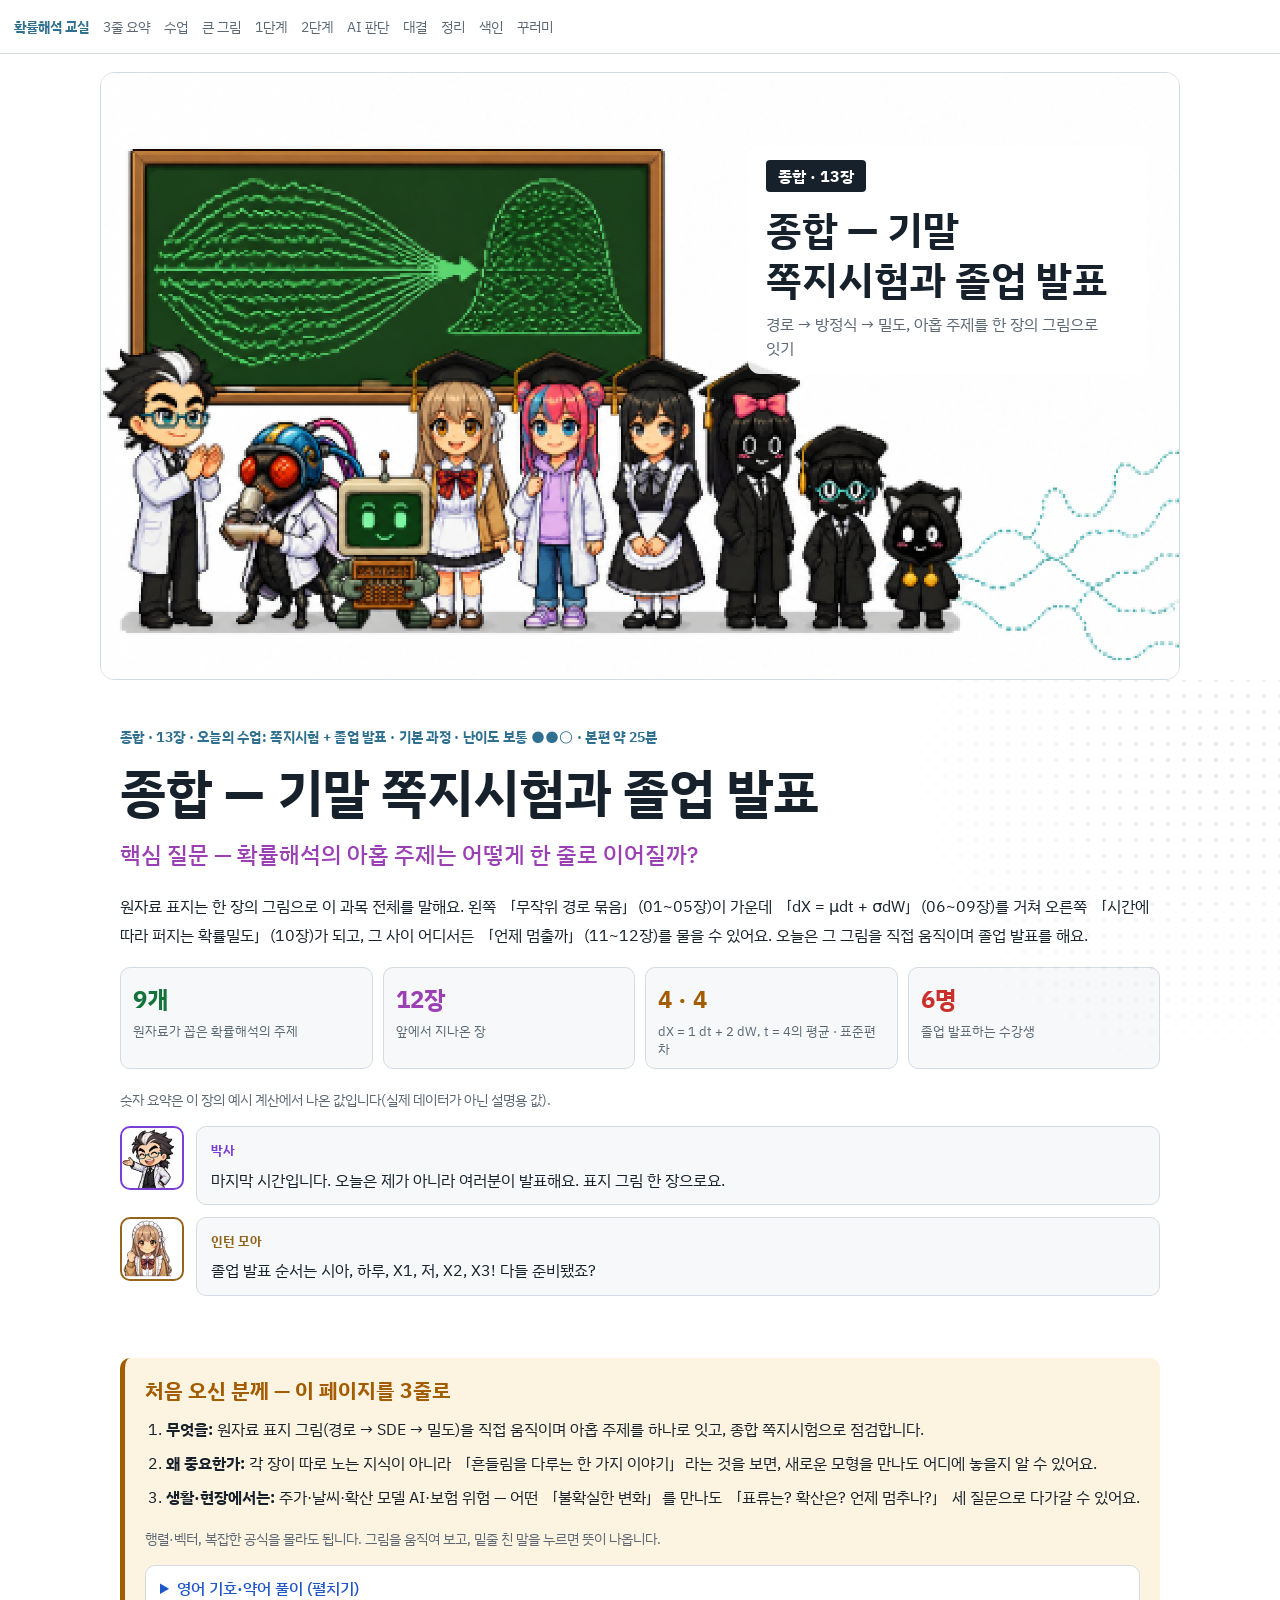
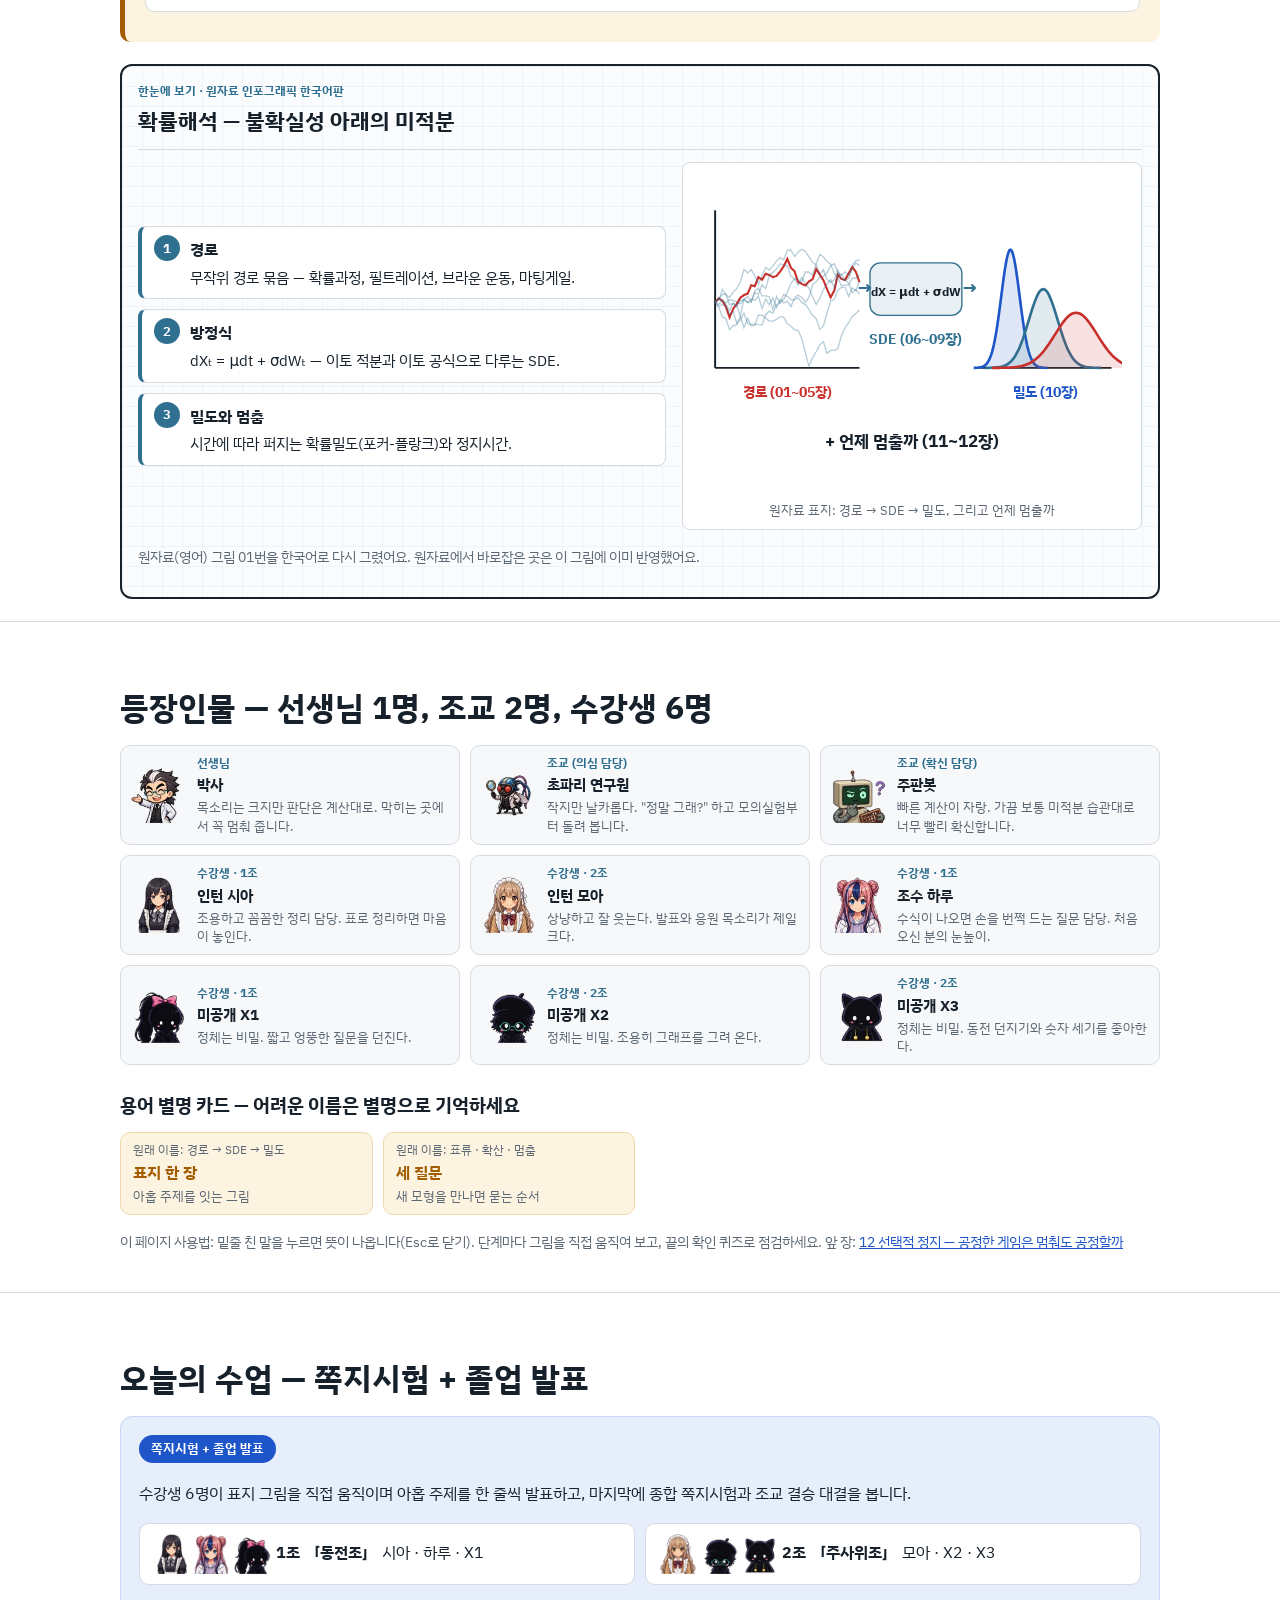
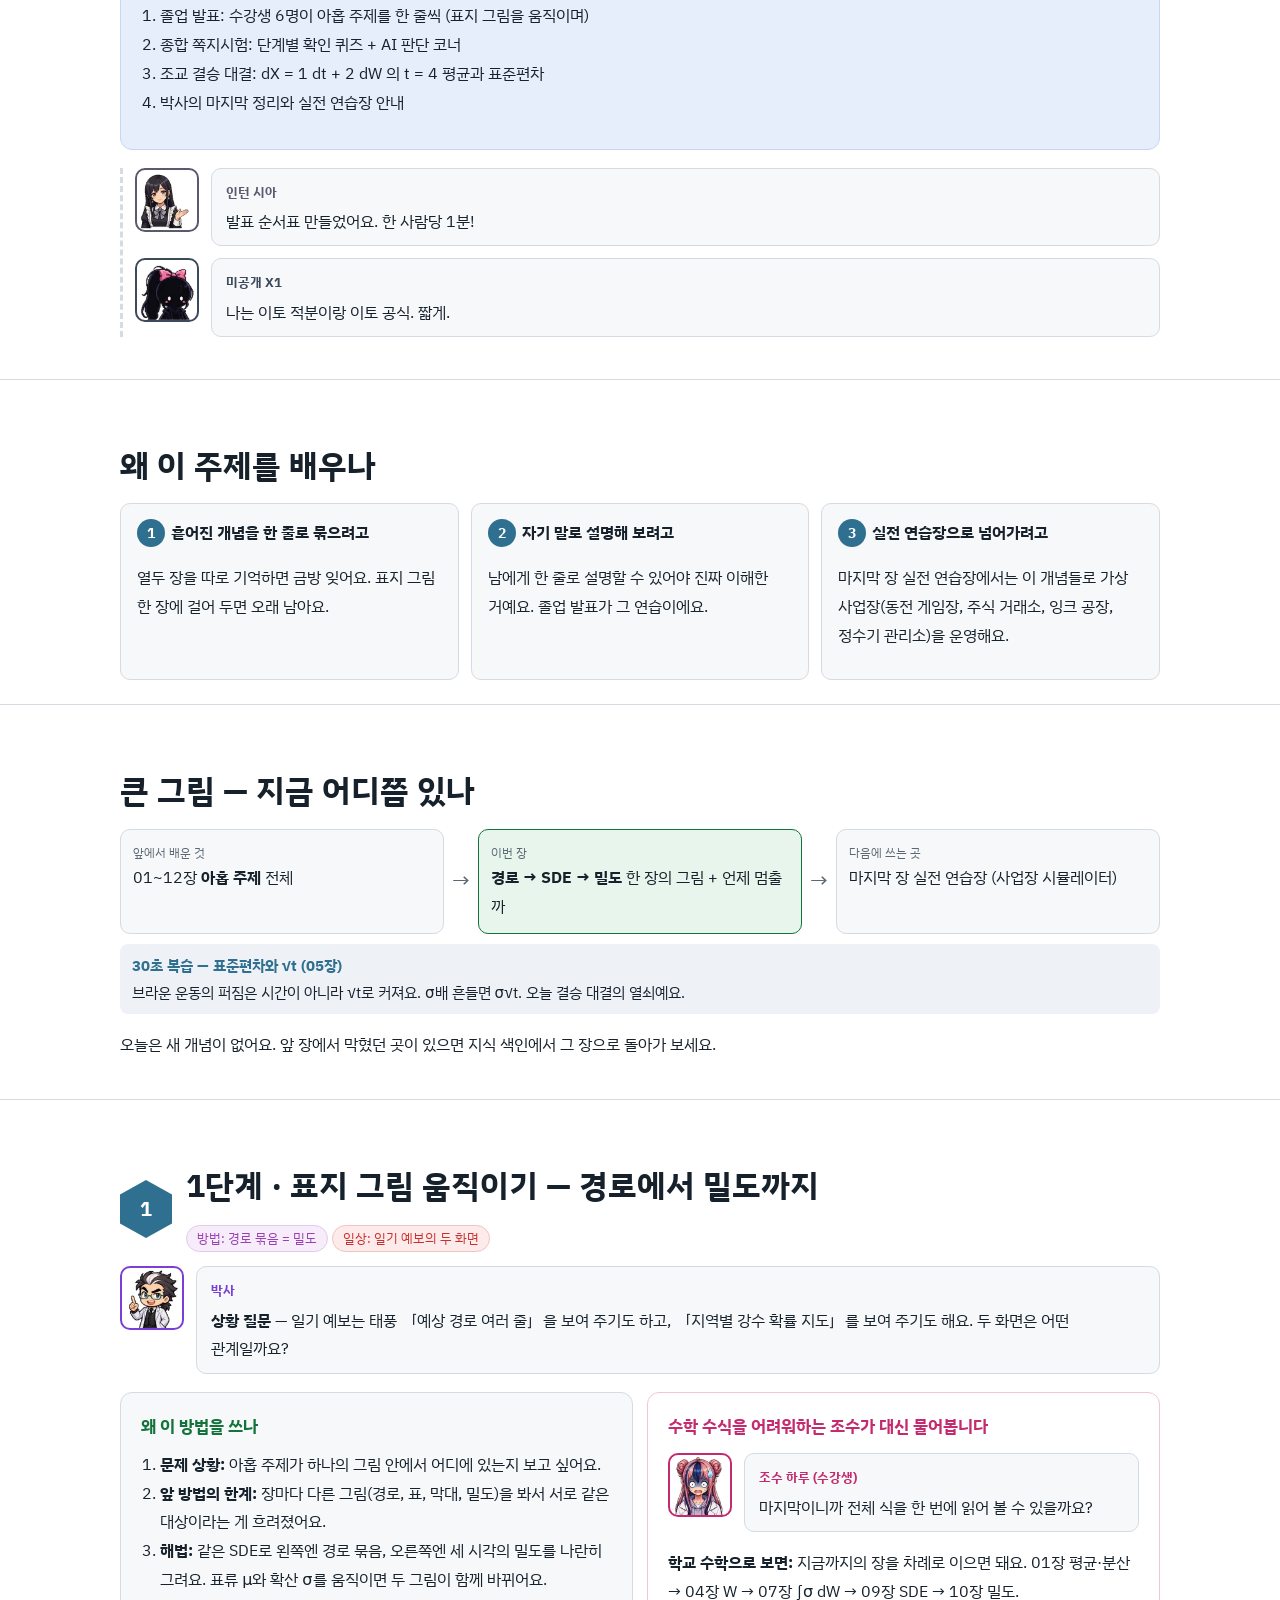
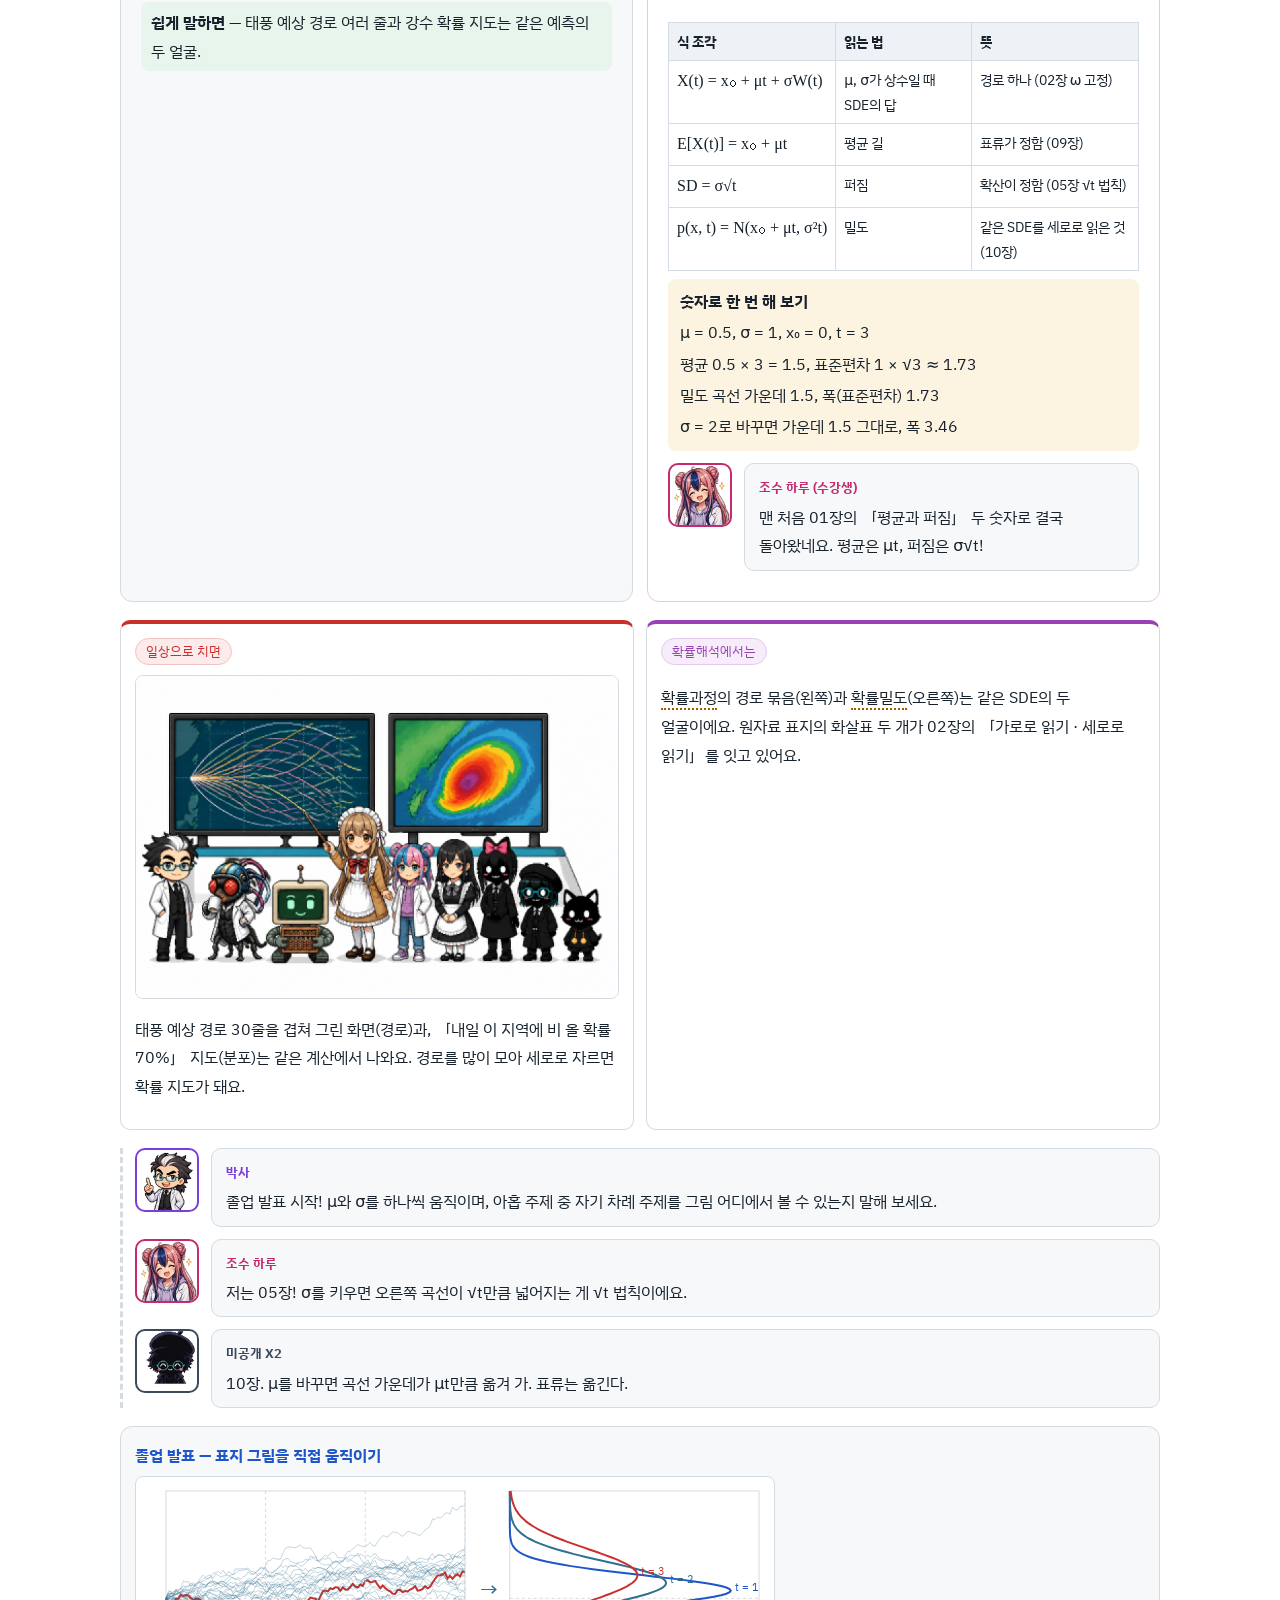
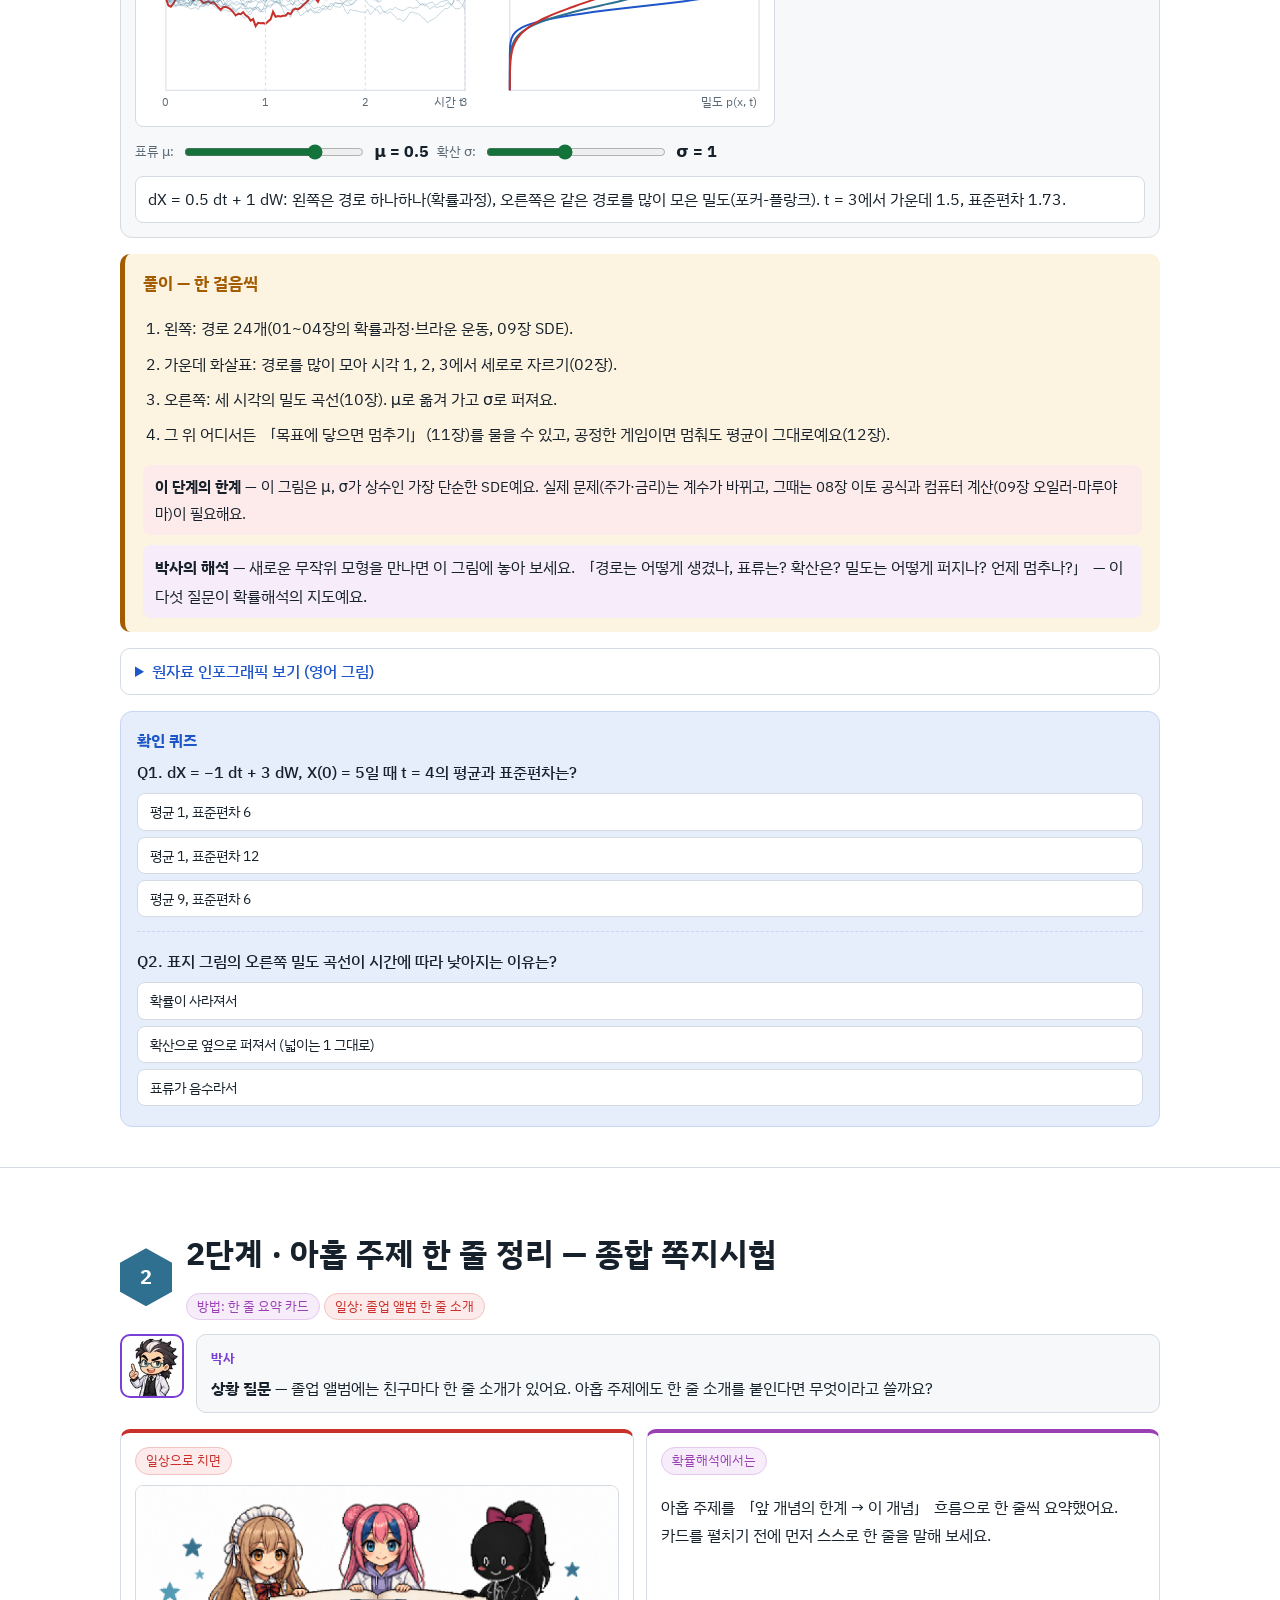
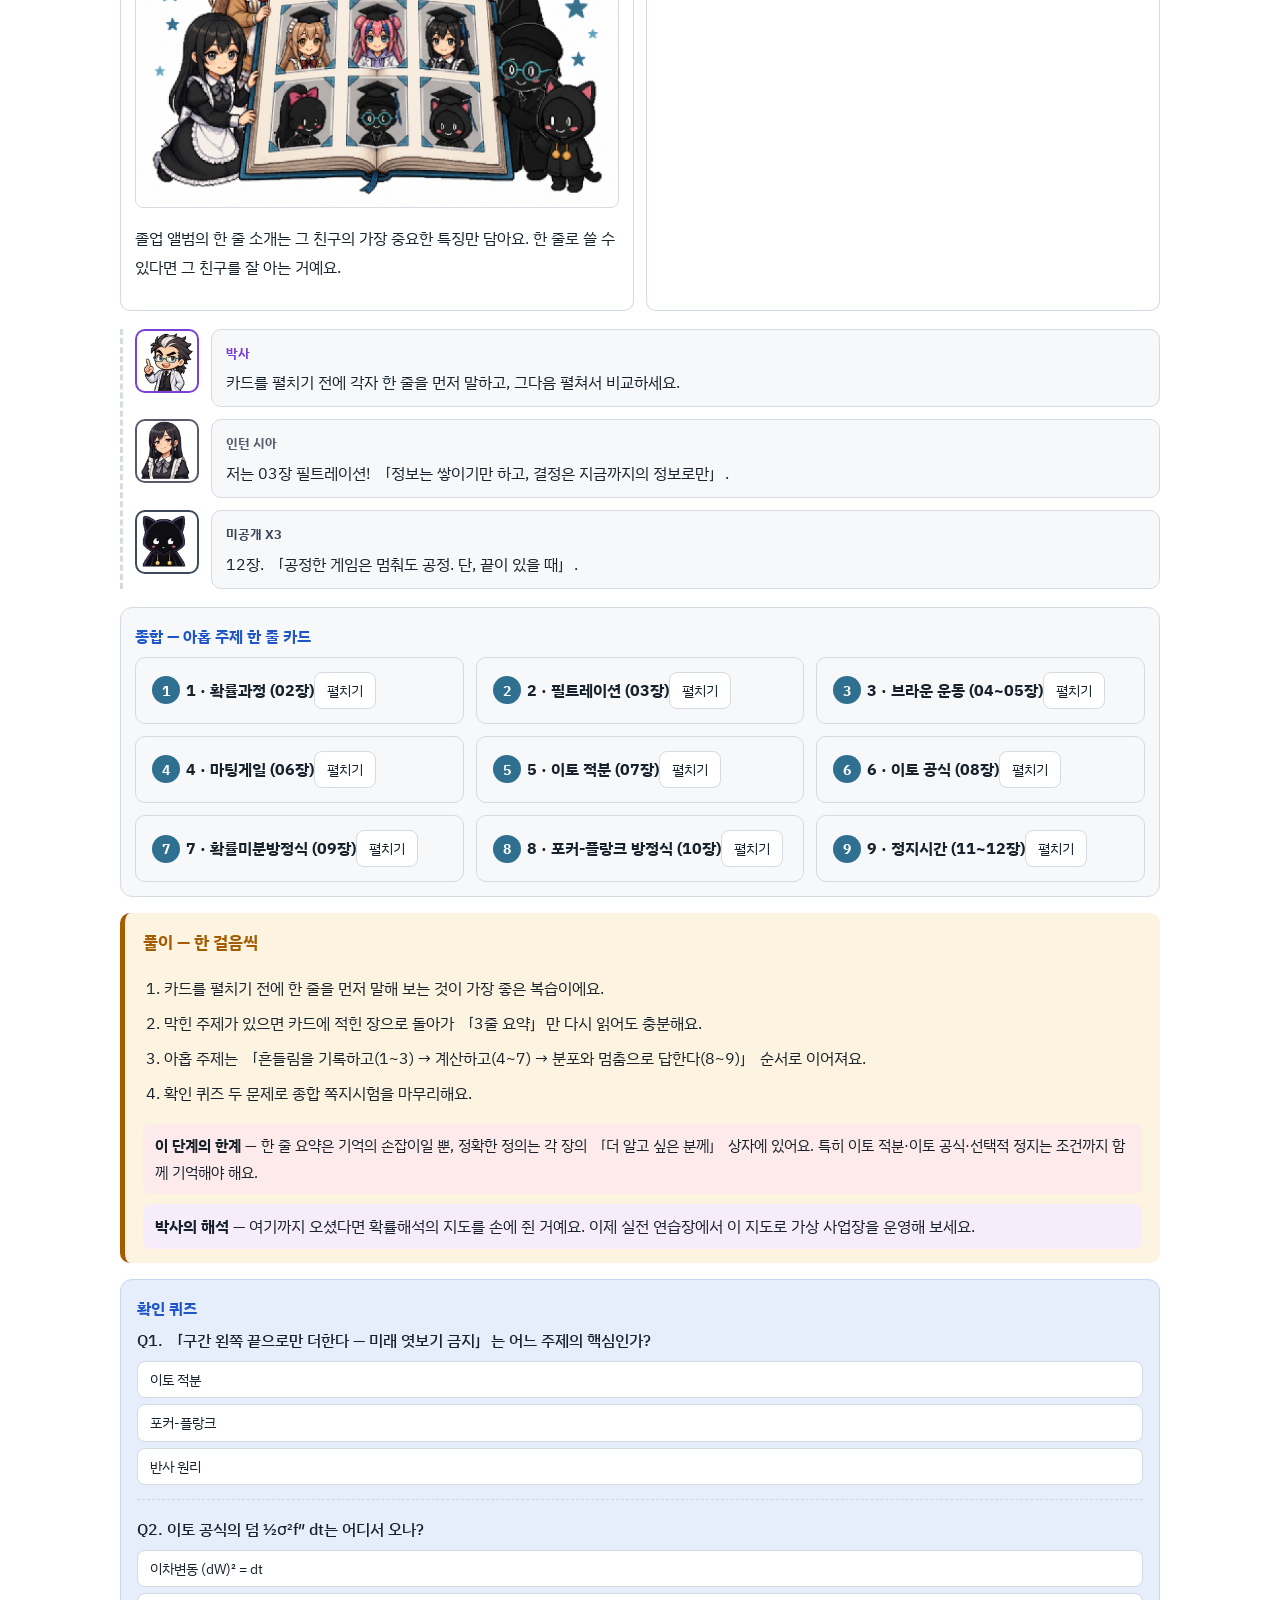
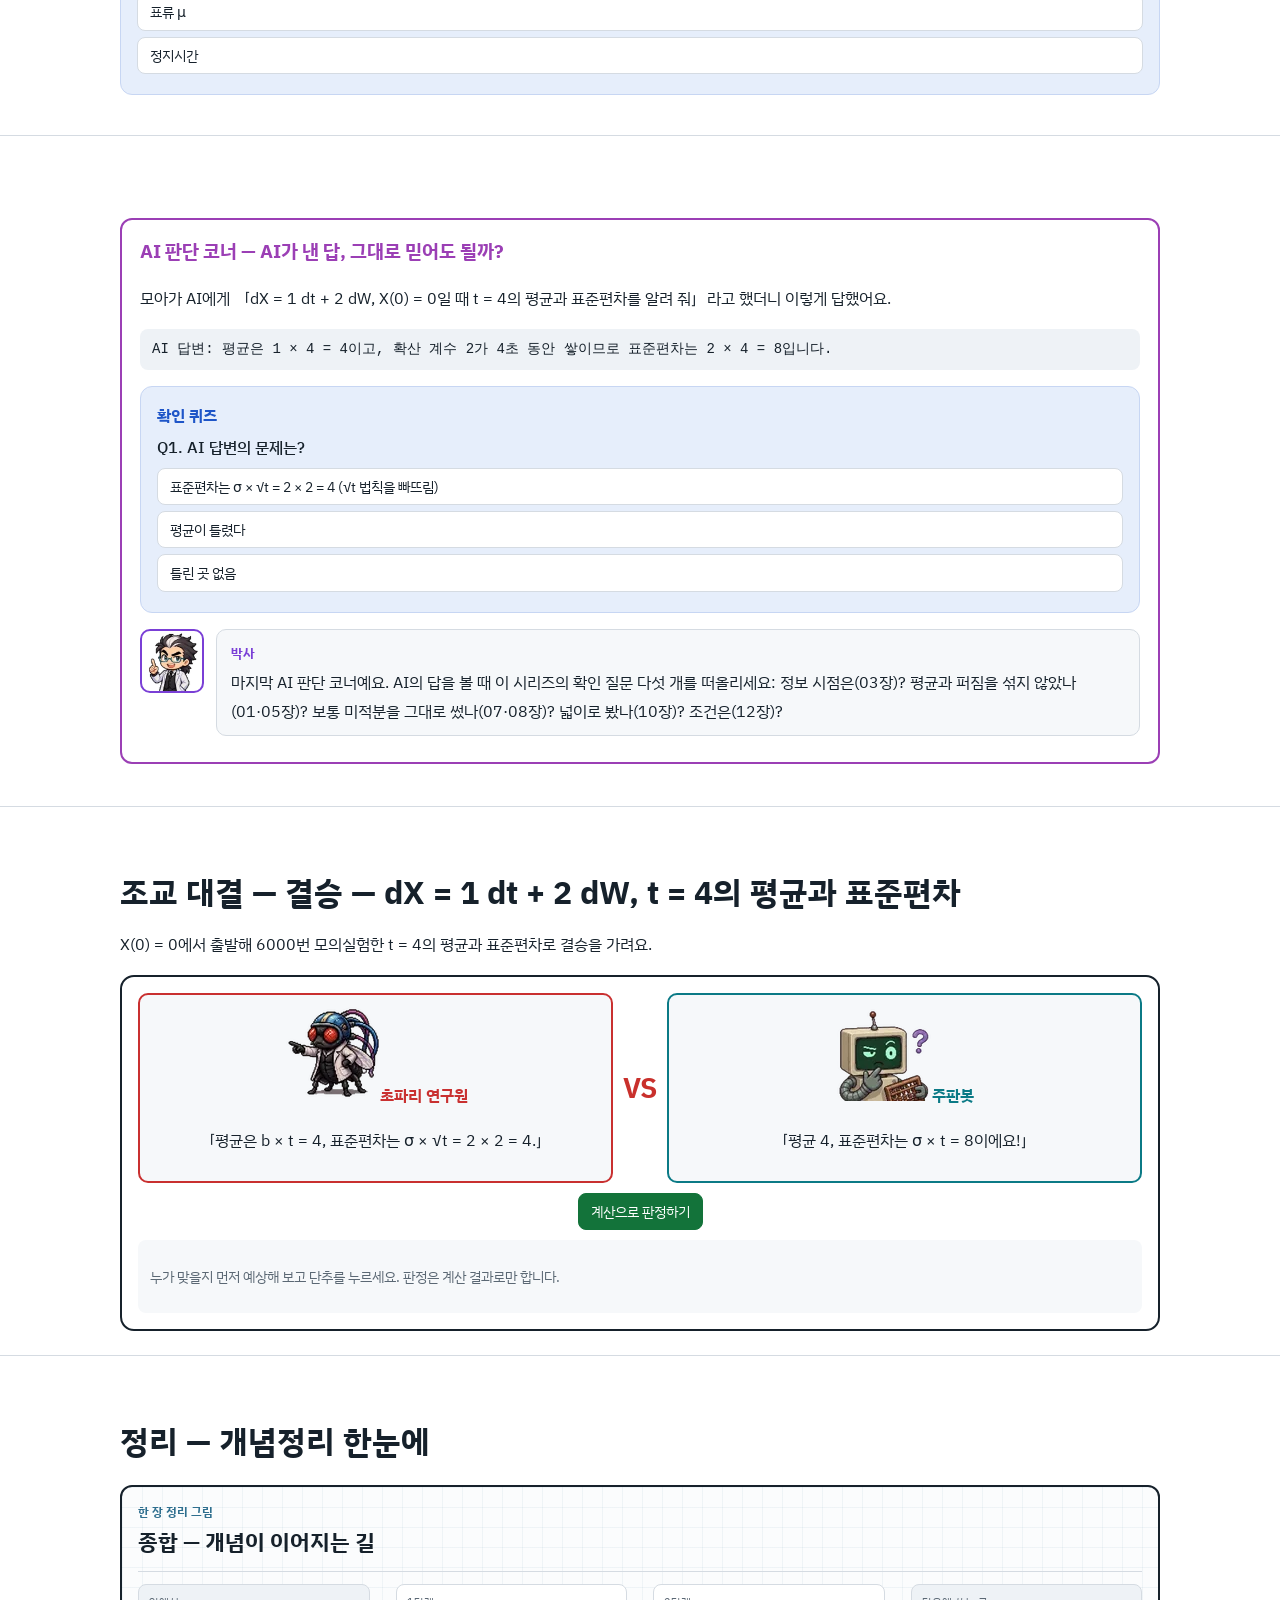
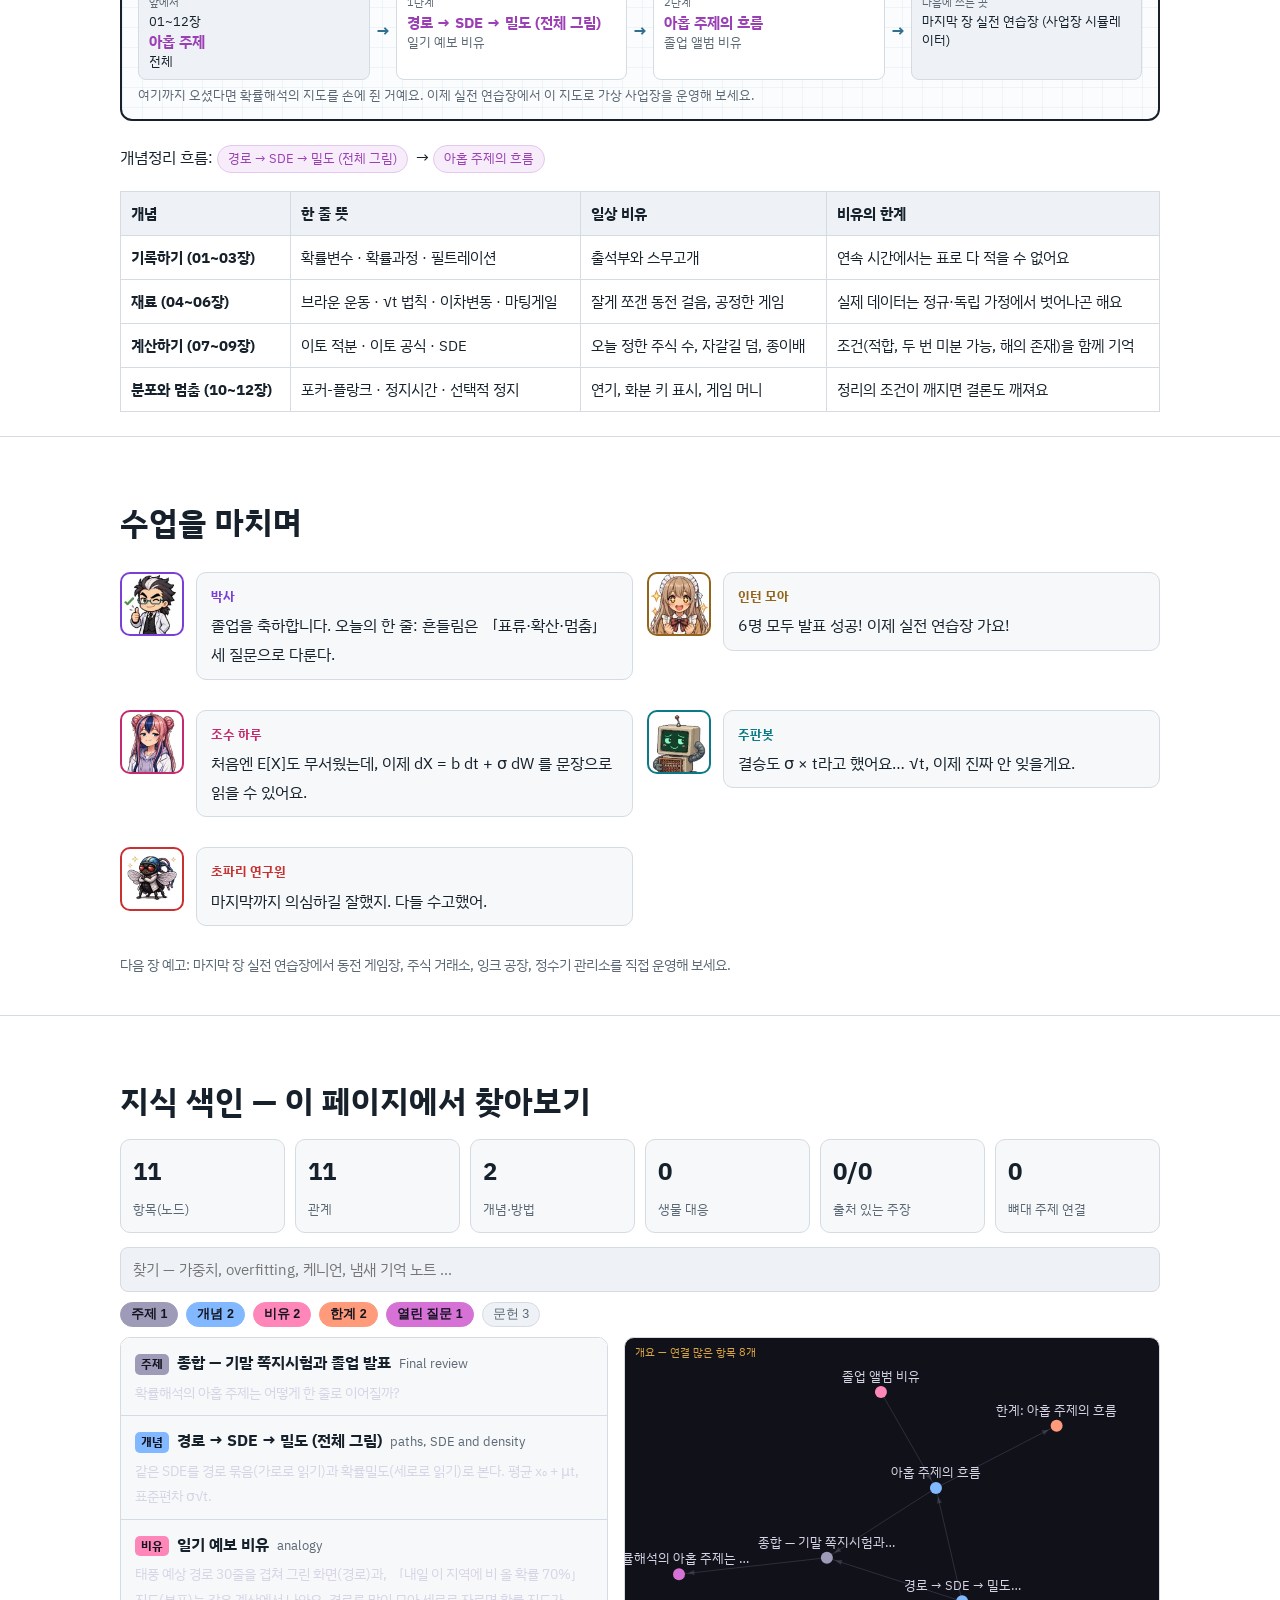
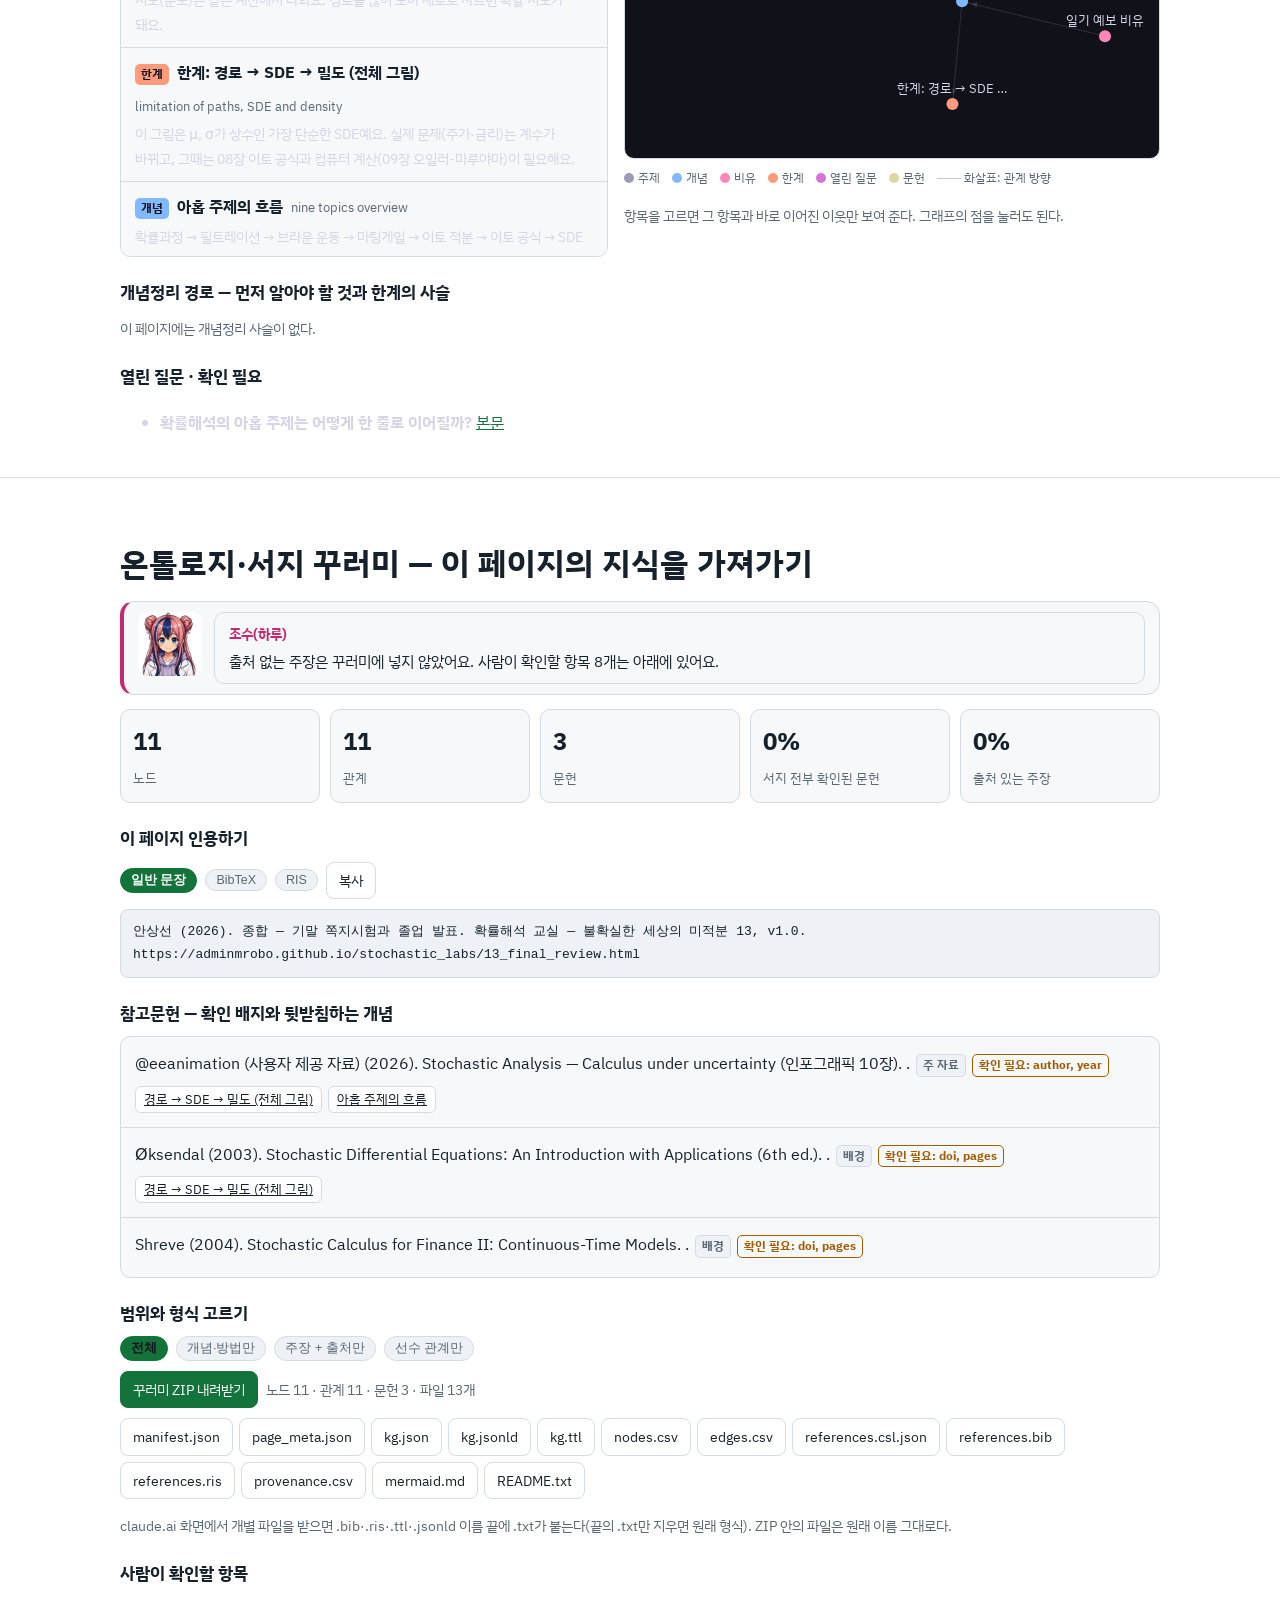
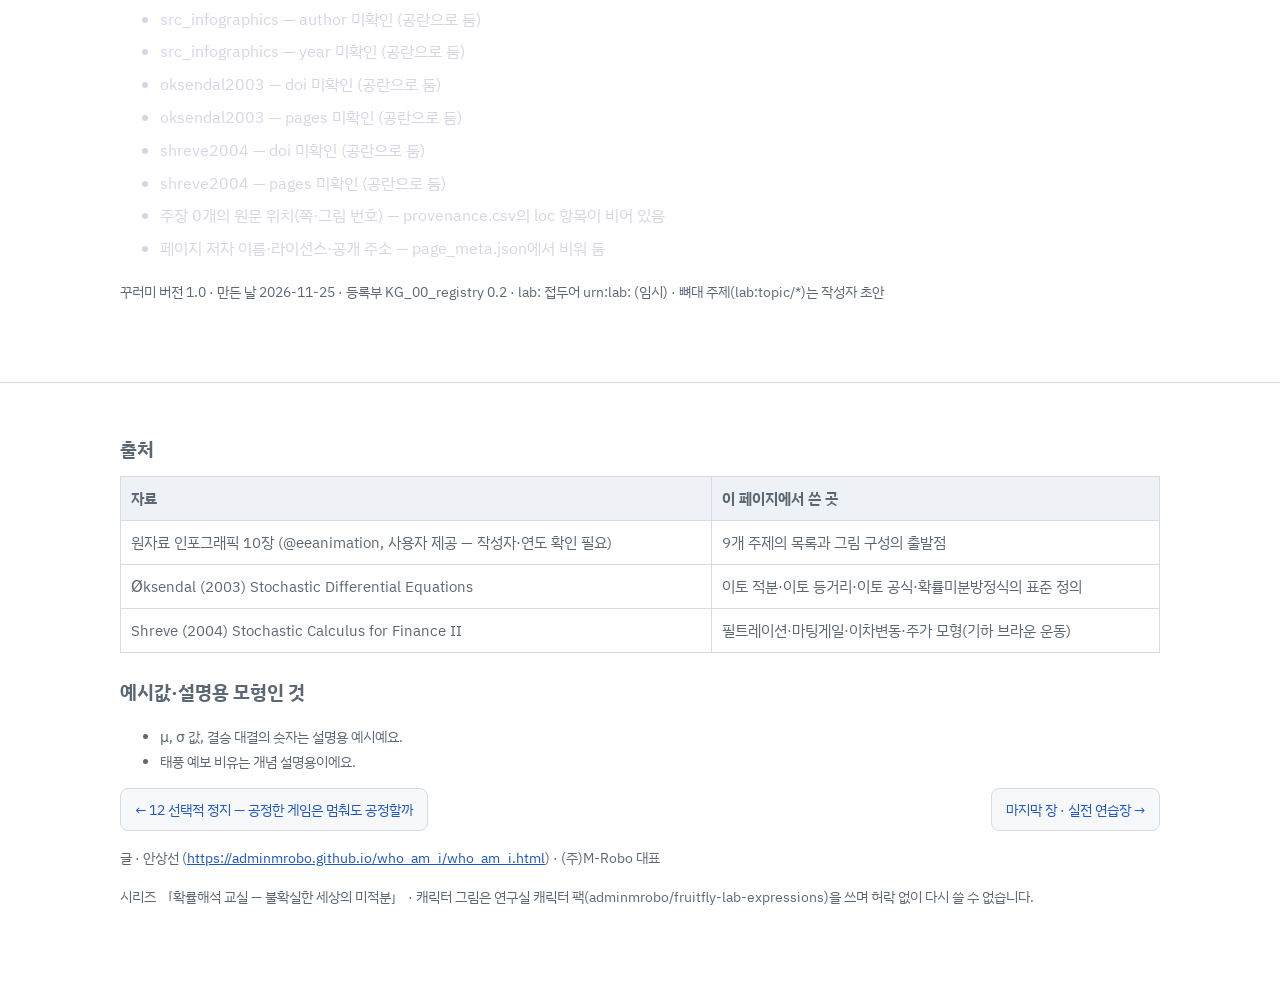
<file: 13_final_review.html>
<!DOCTYPE html><html lang="ko"><head>
<meta charset="utf-8">
<meta name="viewport" content="width=device-width, initial-scale=1, viewport-fit=cover">
<title>13 종합 — 기말 쪽지시험과 졸업 발표 — 확률해석 교실 — 불확실한 세상의 미적분</title>
<meta name="description" content="확률해석의 아홉 주제는 어떻게 한 줄로 이어질까?">
<meta property="og:title" content="13 종합 — 기말 쪽지시험과 졸업 발표 — 확률해석 교실 — 불확실한 세상의 미적분">
<meta property="og:description" content="확률해석의 아홉 주제는 어떻게 한 줄로 이어질까?">
<meta property="og:type" content="article">
<meta property="og:image" content="img/og/og_13.webp">
<link rel="preconnect" href="https://fonts.googleapis.com"><link rel="preconnect" href="https://fonts.gstatic.com" crossorigin>
<link href="https://fonts.googleapis.com/css2?family=IBM+Plex+Sans+KR:wght@400;500;700&display=swap" rel="stylesheet">
<link rel="stylesheet" href="assets/lab.css">
<!-- px-fix v1 --><style id="px-fix">img{image-rendering:auto!important}</style><script id="px-fix-js">(function(){var R=window.ResizeObserver;function f(i){var n=i.naturalWidth,w=i.getBoundingClientRect().width;if(!n||!w)return;var s=w*(window.devicePixelRatio||1)/n;i.style.setProperty("image-rendering",s>=1.95?"pixelated":"auto","important")}var ro=R?new R(function(es){es.forEach(function(e){f(e.target)})}):null;function a(i){if(i.__px)return;i.__px=1;i.addEventListener("load",function(){f(i)});if(ro)ro.observe(i);f(i)}function all(r){(r||document).querySelectorAll&&(r||document).querySelectorAll("img").forEach(a)}function go(){all();if(window.MutationObserver)new MutationObserver(function(ms){ms.forEach(function(m){m.addedNodes.forEach(function(n){if(n.nodeType!==1)return;if(n.tagName==="IMG")a(n);else all(n)})})}).observe(document.documentElement,{childList:true,subtree:true});window.addEventListener("resize",function(){document.querySelectorAll("img").forEach(f)})}if(document.readyState==="loading")document.addEventListener("DOMContentLoaded",go);else go()})();</script><!-- /px-fix -->
</head><body>
<nav class="top" aria-label="이 페이지 목차"><a class="logo" href="index.html">확률해석 교실</a><a href="#three">3줄 요약</a><a href="#class">수업</a><a href="#map">큰 그림</a><a href="#lv1">1단계</a><a href="#lv2">2단계</a><a href="#ai">AI 판단</a><a href="#duel">대결</a><a href="#sum">정리</a><a href="#kg">색인</a><a href="#export">꾸러미</a></nav><div id="prog"></div>
<div class="cover has-img" id="top"><img class="cimg" src="img/cover/cover_13.webp" width="1920" height="1080" alt="종합 — 기말 쪽지시험과 졸업 발표 표지 — 박사, 초파리 연구원, 주판봇, 인턴 모아"><div class="ctext"><span class="no">종합 · 13장</span><h1>종합 — 기말 쪽지시험과 졸업 발표</h1><p>경로 → 방정식 → 밀도, 아홉 주제를 한 장의 그림으로 잇기</p></div></div>
<header class="hero"><div class="wrap">
<div class="kicker">종합 · 13장 · 오늘의 수업: 쪽지시험 + 졸업 발표 · 기본 과정 · 난이도 보통 ●●○ · 본편 약 25분</div>
<h1>종합 — 기말 쪽지시험과 졸업 발표</h1>
<p class="q">핵심 질문 — 확률해석의 아홉 주제는 어떻게 한 줄로 이어질까?</p>
<p>원자료 표지는 한 장의 그림으로 이 과목 전체를 말해요. 왼쪽 「무작위 경로 묶음」(01~05장)이 가운데 「dX = μdt + σdW」(06~09장)를 거쳐 오른쪽 「시간에 따라 퍼지는 확률밀도」(10장)가 되고, 그 사이 어디서든 「언제 멈출까」(11~12장)를 물을 수 있어요. 오늘은 그 그림을 직접 움직이며 졸업 발표를 해요.</p>
<div class="kpis"><div class="kpi g"><b>9개</b><span>원자료가 꼽은 확률해석의 주제</span></div><div class="kpi m"><b>12장</b><span>앞에서 지나온 장</span></div><div class="kpi a"><b>4 · 4</b><span>dX = 1 dt + 2 dW, t = 4의 평균 · 표준편차</span></div><div class="kpi r"><b>6명</b><span>졸업 발표하는 수강생</span></div></div>
<p class="note">숫자 요약은 이 장의 예시 계산에서 나온 값입니다(실제 데이터가 아닌 설명용 값).</p>
<div class="say" data-who="doc"><img class="who" data-who="doc" data-mood="front" alt="" aria-hidden="true"><div><b class="name">박사</b><p>마지막 시간입니다. 오늘은 제가 아니라 여러분이 발표해요. 표지 그림 한 장으로요.</p></div></div><div class="say" data-who="moa"><img class="who" data-who="moa" data-mood="cheer" alt="" aria-hidden="true"><div><b class="name">인턴 모아</b><p>졸업 발표 순서는 시아, 하루, X1, 저, X2, X3! 다들 준비됐죠?</p></div></div>
</div></header>
<div class="wrap"><div class="three" id="three"><h2>처음 오신 분께 — 이 페이지를 3줄로</h2><ol>
<li><b>무엇을:</b> 원자료 표지 그림(경로 → SDE → 밀도)을 직접 움직이며 아홉 주제를 하나로 잇고, 종합 쪽지시험으로 점검합니다.</li><li><b>왜 중요한가:</b> 각 장이 따로 노는 지식이 아니라 「흔들림을 다루는 한 가지 이야기」라는 것을 보면, 새로운 모형을 만나도 어디에 놓을지 알 수 있어요.</li><li><b>생활·현장에서는:</b> 주가·날씨·확산 모델 AI·보험 위험 — 어떤 「불확실한 변화」를 만나도 「표류는? 확산은? 언제 멈추나?」 세 질문으로 다가갈 수 있어요.</li></ol>
<p class="note">행렬·벡터, 복잡한 공식을 몰라도 됩니다. 그림을 움직여 보고, 밑줄 친 말을 누르면 뜻이 나옵니다.</p>
<details><summary>영어 기호·약어 풀이 (펼치기)</summary><ul><li><b>dXₜ = μ dt + σ dWₜ</b> — 표지의 가운데 식: 표류 μ, 확산 σ (09장)</li><li><b>p(x, t)</b> — 표지 오른쪽의 확률밀도 (10장)</li><li><b>τ</b> — 멈추는 시각 — 정지시간 (11장)</li><li><b>E[M_τ] = M₀</b> — 공정한 게임은 조건을 지키면 멈춰도 공정 (12장)</li></ul></details>
</div><figure class="infog" id="infog"><div class="ihead"><span>한눈에 보기 · 원자료 인포그래픽 한국어판</span><b>확률해석 — 불확실성 아래의 미적분</b></div><div class="ibody"><div class="icards"><div class="ic"><b class="n">1</b><div><b>경로</b><p>무작위 경로 묶음 — 확률과정, 필트레이션, 브라운 운동, 마팅게일.</p></div></div><div class="ic"><b class="n">2</b><div><b>방정식</b><p>dXₜ = μdt + σdWₜ — 이토 적분과 이토 공식으로 다루는 SDE.</p></div></div><div class="ic"><b class="n">3</b><div><b>밀도와 멈춤</b><p>시간에 따라 퍼지는 확률밀도(포커-플랑크)와 정지시간.</p></div></div></div><div class="idia"><svg viewBox="0 0 320 240" width="100%" role="img" aria-label="경로에서 방정식을 거쳐 밀도로 이어지는 전체 그림" style="max-width:420px;font-family:inherit"><line x1="10" y1="30" x2="10" y2="150" stroke="#16212b" stroke-width="1.5"/><line x1="10" y1="150" x2="120" y2="150" stroke="#16212b" stroke-width="1.5"/><path d="M10.0 100.0 L12.8 97.1 L15.5 98.8 L18.2 103.4 L21.0 111.5 L23.8 104.9 L26.5 101.2 L29.2 96.5 L32.0 94.5 L34.8 93.4 L37.5 87.0 L40.2 87.8 L43.0 80.8 L45.8 82.9 L48.5 78.3 L51.2 79.2 L54.0 80.9 L56.8 79.9 L59.5 76.7 L62.2 72.7 L65.0 67.0 L67.8 73.9 L70.5 76.3 L73.2 84.6 L76.0 86.0 L78.8 87.2 L81.5 84.1 L84.2 82.5 L87.0 74.8 L89.8 79.0 L92.5 83.2 L95.2 89.8 L98.0 96.3 L100.8 91.1 L103.5 78.9 L106.2 82.2 L109.0 83.0 L111.8 78.0 L114.5 73.3 L117.2 76.7 L120.0 84.7" fill="none" stroke="#c9302c" stroke-width="1.6"/><path d="M10.0 100.0 L12.8 101.7 L15.5 98.1 L18.2 101.6 L21.0 106.4 L23.8 100.4 L26.5 103.5 L29.2 98.5 L32.0 98.2 L34.8 100.1 L37.5 100.0 L40.2 92.5 L43.0 93.9 L45.8 86.7 L48.5 89.6 L51.2 80.1 L54.0 77.3 L56.8 74.6 L59.5 70.8 L62.2 71.4 L65.0 72.2 L67.8 80.3 L70.5 82.1 L73.2 86.9 L76.0 81.0 L78.8 85.7 L81.5 89.4 L84.2 95.4 L87.0 101.7 L89.8 97.0 L92.5 90.3 L95.2 86.2 L98.0 82.7 L100.8 88.9 L103.5 79.0 L106.2 78.8 L109.0 83.1 L111.8 81.9 L114.5 74.7 L117.2 70.0 L120.0 72.1" fill="none" stroke="rgba(47,111,143,.35)" stroke-width="1"/><path d="M10.0 100.0 L12.8 103.0 L15.5 101.8 L18.2 103.0 L21.0 109.1 L23.8 107.0 L26.5 116.0 L29.2 110.8 L32.0 119.4 L34.8 112.1 L37.5 118.0 L40.2 117.6 L43.0 109.8 L45.8 109.9 L48.5 112.0 L51.2 114.3 L54.0 114.4 L56.8 113.0 L59.5 111.1 L62.2 111.1 L65.0 116.4 L67.8 118.2 L70.5 121.0 L73.2 121.4 L76.0 127.6 L78.8 138.6 L81.5 148.7 L84.2 142.4 L87.0 137.7 L89.8 132.3 L92.5 130.0 L95.2 138.9 L98.0 136.7 L100.8 136.7 L103.5 135.2 L106.2 125.6 L109.0 119.4 L111.8 115.4 L114.5 110.8 L117.2 108.6 L120.0 105.9" fill="none" stroke="rgba(47,111,143,.35)" stroke-width="1"/><path d="M10.0 100.0 L12.8 98.4 L15.5 90.1 L18.2 94.5 L21.0 96.3 L23.8 92.3 L26.5 89.5 L29.2 84.8 L32.0 75.0 L34.8 77.7 L37.5 75.1 L40.2 79.7 L43.0 86.4 L45.8 79.5 L48.5 73.5 L51.2 75.5 L54.0 72.3 L56.8 68.5 L59.5 66.1 L62.2 67.6 L65.0 60.5 L67.8 60.4 L70.5 65.2 L73.2 61.9 L76.0 59.6 L78.8 61.2 L81.5 65.4 L84.2 69.6 L87.0 71.4 L89.8 78.8 L92.5 75.2 L95.2 82.6 L98.0 84.9 L100.8 82.9 L103.5 75.5 L106.2 82.5 L109.0 83.3 L111.8 85.6 L114.5 92.7 L117.2 90.3 L120.0 93.7" fill="none" stroke="rgba(47,111,143,.35)" stroke-width="1"/><path d="M10.0 100.0 L12.8 103.8 L15.5 111.2 L18.2 112.4 L21.0 120.9 L23.8 117.8 L26.5 117.1 L29.2 113.5 L32.0 108.4 L34.8 116.2 L37.5 117.1 L40.2 116.5 L43.0 117.0 L45.8 117.2 L48.5 109.5 L51.2 106.8 L54.0 108.3 L56.8 101.9 L59.5 100.4 L62.2 97.9 L65.0 92.6 L67.8 85.5 L70.5 82.1 L73.2 82.6 L76.0 84.8 L78.8 76.8 L81.5 77.0 L84.2 79.4 L87.0 70.6 L89.8 63.5 L92.5 65.6 L95.2 68.7 L98.0 70.9 L100.8 78.2 L103.5 81.2 L106.2 87.4 L109.0 86.9 L111.8 86.5 L114.5 81.7 L117.2 81.7 L120.0 79.4" fill="none" stroke="rgba(47,111,143,.35)" stroke-width="1"/><path d="M10.0 100.0 L12.8 96.6 L15.5 99.2 L18.2 100.5 L21.0 97.9 L23.8 98.5 L26.5 99.6 L29.2 101.3 L32.0 97.5 L34.8 100.2 L37.5 97.5 L40.2 98.5 L43.0 95.5 L45.8 104.9 L48.5 97.5 L51.2 101.9 L54.0 96.7 L56.8 104.1 L59.5 97.6 L62.2 100.6 L65.0 99.3 L67.8 103.4 L70.5 96.6 L73.2 94.5 L76.0 96.3 L78.8 99.9 L81.5 96.4 L84.2 86.7 L87.0 84.4 L89.8 80.5 L92.5 80.4 L95.2 77.7 L98.0 72.1 L100.8 70.6 L103.5 77.0 L106.2 79.3 L109.0 76.8 L111.8 79.2 L114.5 71.8 L117.2 68.4 L120.0 67.5" fill="none" stroke="rgba(47,111,143,.35)" stroke-width="1"/><path d="M10.0 100.0 L12.8 97.6 L15.5 94.0 L18.2 93.5 L21.0 101.8 L23.8 101.0 L26.5 102.5 L29.2 110.3 L32.0 97.7 L34.8 95.6 L37.5 99.5 L40.2 91.7 L43.0 89.2 L45.8 95.2 L48.5 95.2 L51.2 95.7 L54.0 105.5 L56.8 95.7 L59.5 100.8 L62.2 94.0 L65.0 95.5 L67.8 98.0 L70.5 98.2 L73.2 96.5 L76.0 100.1 L78.8 101.8 L81.5 105.5 L84.2 109.9 L87.0 112.5 L89.8 120.7 L92.5 118.1 L95.2 108.4 L98.0 99.1 L100.8 97.8 L103.5 90.9 L106.2 88.6 L109.0 88.6 L111.8 95.7 L114.5 89.2 L117.2 91.0 L120.0 84.1" fill="none" stroke="rgba(47,111,143,.35)" stroke-width="1"/><rect x="128" y="70" width="70" height="40" rx="8" fill="rgba(47,111,143,.1)" stroke="#2f6f8f"/><text x="163.0" y="95.0" font-size="9" fill="#16212b" font-weight="700" text-anchor="middle">dX = μdt + σdW</text><text x="124.0" y="94.0" font-size="14" fill="#2f6f8f" font-weight="700" text-anchor="middle">→</text><text x="204.0" y="94.0" font-size="14" fill="#2f6f8f" font-weight="700" text-anchor="middle">→</text><line x1="212" y1="150" x2="312" y2="150" stroke="#16212b" stroke-width="1.5"/><path d="M207.0 150.0 L207.7 150.0 L208.4 149.9 L209.1 149.9 L209.8 149.9 L210.5 149.8 L211.2 149.7 L211.9 149.6 L212.6 149.5 L213.3 149.3 L214.0 149.0 L214.7 148.7 L215.4 148.2 L216.1 147.6 L216.8 146.9 L217.5 146.0 L218.2 144.9 L218.9 143.6 L219.6 142.0 L220.3 140.1 L221.0 137.8 L221.7 135.2 L222.4 132.2 L223.1 128.8 L223.8 125.0 L224.5 120.8 L225.2 116.2 L225.9 111.3 L226.6 106.2 L227.3 100.9 L228.0 95.4 L228.7 90.0 L229.4 84.6 L230.1 79.6 L230.8 74.8 L231.5 70.6 L232.2 66.9 L232.9 64.0 L233.6 61.8 L234.3 60.4 L235.0 60.0 L235.7 60.4 L236.4 61.8 L237.1 64.0 L237.8 66.9 L238.5 70.6 L239.2 74.8 L239.9 79.6 L240.6 84.6 L241.3 90.0 L242.0 95.4 L242.7 100.9 L243.4 106.2 L244.1 111.3 L244.8 116.2 L245.5 120.8 L246.2 125.0 L246.9 128.8 L247.6 132.2 L248.3 135.2 L249.0 137.8 L249.7 140.1 L250.4 142.0 L251.1 143.6 L251.8 144.9 L252.5 146.0 L253.2 146.9 L253.9 147.6 L254.6 148.2 L255.3 148.7 L256.0 149.0 L256.7 149.3 L257.4 149.5 L258.1 149.6 L258.8 149.7 L259.5 149.8 L260.2 149.9 L260.9 149.9 L261.6 149.9 L262.3 150.0 L263.0 150.0" fill="#1e55c8" fill-opacity=".14" stroke="#1e55c8" stroke-width="2"/><path d="M216.0 150.0 L217.1 150.0 L218.2 150.0 L219.3 149.9 L220.4 149.9 L221.5 149.9 L222.6 149.8 L223.7 149.7 L224.8 149.6 L225.9 149.5 L227.0 149.3 L228.1 149.1 L229.2 148.8 L230.3 148.4 L231.4 148.0 L232.5 147.4 L233.6 146.6 L234.7 145.7 L235.8 144.7 L236.9 143.4 L238.0 141.9 L239.1 140.1 L240.2 138.1 L241.3 135.9 L242.4 133.3 L243.5 130.5 L244.6 127.5 L245.7 124.2 L246.8 120.8 L247.9 117.2 L249.0 113.6 L250.1 110.0 L251.2 106.4 L252.3 103.0 L253.4 99.9 L254.5 97.1 L255.6 94.6 L256.7 92.6 L257.8 91.2 L258.9 90.3 L260.0 90.0 L261.1 90.3 L262.2 91.2 L263.3 92.6 L264.4 94.6 L265.5 97.1 L266.6 99.9 L267.7 103.0 L268.8 106.4 L269.9 110.0 L271.0 113.6 L272.1 117.2 L273.2 120.8 L274.3 124.2 L275.4 127.5 L276.5 130.5 L277.6 133.3 L278.7 135.9 L279.8 138.1 L280.9 140.1 L282.0 141.9 L283.1 143.4 L284.2 144.7 L285.3 145.7 L286.4 146.6 L287.5 147.4 L288.6 148.0 L289.7 148.4 L290.8 148.8 L291.9 149.1 L293.0 149.3 L294.1 149.5 L295.2 149.6 L296.3 149.7 L297.4 149.8 L298.5 149.9 L299.6 149.9 L300.7 149.9 L301.8 150.0 L302.9 150.0 L304.0 150.0" fill="#2f6f8f" fill-opacity=".14" stroke="#2f6f8f" stroke-width="2"/><path d="M221.0 150.0 L222.6 150.0 L224.2 150.0 L225.8 150.0 L227.4 149.9 L229.0 149.9 L230.6 149.9 L232.2 149.8 L233.8 149.7 L235.4 149.7 L237.0 149.5 L238.6 149.4 L240.2 149.2 L241.8 148.9 L243.4 148.6 L245.0 148.2 L246.6 147.6 L248.2 147.0 L249.8 146.3 L251.4 145.4 L253.0 144.3 L254.6 143.1 L256.2 141.7 L257.8 140.1 L259.4 138.3 L261.0 136.4 L262.6 134.2 L264.2 132.0 L265.8 129.6 L267.4 127.1 L269.0 124.5 L270.6 122.0 L272.2 119.5 L273.8 117.1 L275.4 114.9 L277.0 112.9 L278.6 111.2 L280.2 109.8 L281.8 108.8 L283.4 108.2 L285.0 108.0 L286.6 108.2 L288.2 108.8 L289.8 109.8 L291.4 111.2 L293.0 112.9 L294.6 114.9 L296.2 117.1 L297.8 119.5 L299.4 122.0 L301.0 124.5 L302.6 127.1 L304.2 129.6 L305.8 132.0 L307.4 134.2 L309.0 136.4 L310.6 138.3 L312.2 140.1 L313.8 141.7 L315.4 143.1 L317.0 144.3 L318.6 145.4 L320.2 146.3 L321.8 147.0 L323.4 147.6 L325.0 148.2 L326.6 148.6 L328.2 148.9 L329.8 149.2 L331.4 149.4 L333.0 149.5 L334.6 149.7 L336.2 149.7 L337.8 149.8 L339.4 149.9 L341.0 149.9 L342.6 149.9 L344.2 150.0 L345.8 150.0 L347.4 150.0 L349.0 150.0" fill="#c9302c" fill-opacity=".14" stroke="#c9302c" stroke-width="2"/><text x="65.0" y="172.0" font-size="11" fill="#c9302c" font-weight="700" text-anchor="middle">경로 (01~05장)</text><text x="163.0" y="132.0" font-size="11" fill="#2f6f8f" font-weight="700" text-anchor="middle">SDE (06~09장)</text><text x="262.0" y="172.0" font-size="11" fill="#1e55c8" font-weight="700" text-anchor="middle">밀도 (10장)</text><text x="160.0" y="210.0" font-size="13" fill="#16212b" font-weight="700" text-anchor="middle">+ 언제 멈출까 (11~12장)</text></svg><figcaption>원자료 표지: 경로 → SDE → 밀도, 그리고 언제 멈출까</figcaption></div></div><p class="note">원자료(영어) 그림 01번을 한국어로 다시 그렸어요. 원자료에서 바로잡은 곳은 이 그림에 이미 반영했어요.</p></figure></div>
<section class="level" id="cast"><div class="wrap"><h2>등장인물 — 선생님 1명, 조교 2명, 수강생 6명</h2>
<div class="cast"><div><img class="" data-who="doc" data-mood="front" alt="" aria-hidden="true"><div><span class="role">선생님</span><b>박사</b><span>목소리는 크지만 판단은 계산대로. 막히는 곳에서 꼭 멈춰 줍니다.</span></div></div><div><img class="" data-who="fly" data-mood="magnify" alt="" aria-hidden="true"><div><span class="role">조교 (의심 담당)</span><b>초파리 연구원</b><span>작지만 날카롭다. &quot;정말 그래?&quot; 하고 모의실험부터 돌려 봅니다.</span></div></div><div><img class="" data-who="robo" data-mood="calc" alt="" aria-hidden="true"><div><span class="role">조교 (확신 담당)</span><b>주판봇</b><span>빠른 계산이 자랑. 가끔 보통 미적분 습관대로 너무 빨리 확신합니다.</span></div></div><div><img class="" data-who="sia" data-mood="e13" alt="" aria-hidden="true"><div><span class="role">수강생 · 1조</span><b>인턴 시아</b><span>조용하고 꼼꼼한 정리 담당. 표로 정리하면 마음이 놓인다.</span></div></div><div><img class="" data-who="moa" data-mood="e13" alt="" aria-hidden="true"><div><span class="role">수강생 · 2조</span><b>인턴 모아</b><span>상냥하고 잘 웃는다. 발표와 응원 목소리가 제일 크다.</span></div></div><div><img class="" data-who="asst" data-mood="e13" alt="" aria-hidden="true"><div><span class="role">수강생 · 1조</span><b>조수 하루</b><span>수식이 나오면 손을 번쩍 드는 질문 담당. 처음 오신 분의 눈높이.</span></div></div><div><img class="" data-who="x1" data-mood="e13" alt="" aria-hidden="true"><div><span class="role">수강생 · 1조</span><b>미공개 X1</b><span>정체는 비밀. 짧고 엉뚱한 질문을 던진다.</span></div></div><div><img class="" data-who="x2" data-mood="e13" alt="" aria-hidden="true"><div><span class="role">수강생 · 2조</span><b>미공개 X2</b><span>정체는 비밀. 조용히 그래프를 그려 온다.</span></div></div><div><img class="" data-who="x3" data-mood="e13" alt="" aria-hidden="true"><div><span class="role">수강생 · 2조</span><b>미공개 X3</b><span>정체는 비밀. 동전 던지기와 숫자 세기를 좋아한다.</span></div></div></div>
<h3>용어 별명 카드 — 어려운 이름은 별명으로 기억하세요</h3><div class="nick"><div><span class="role">원래 이름: 경로 → SDE → 밀도</span><b>표지 한 장</b><span>아홉 주제를 잇는 그림</span></div><div><span class="role">원래 이름: 표류 · 확산 · 멈춤</span><b>세 질문</b><span>새 모형을 만나면 묻는 순서</span></div></div>
<p class="note">이 페이지 사용법: 밑줄 친 말을 누르면 뜻이 나옵니다(Esc로 닫기). 단계마다 그림을 직접 움직여 보고, 끝의 확인 퀴즈로 점검하세요. 앞 장: <a href="12_optional_stopping.html">12 선택적 정지 — 공정한 게임은 멈춰도 공정할까</a></p>
</div></section>
<section class="level" id="class"><div class="wrap"><h2>오늘의 수업 — 쪽지시험 + 졸업 발표</h2>
<div class="klass"><span class="fmt">쪽지시험 + 졸업 발표</span><p>수강생 6명이 표지 그림을 직접 움직이며 아홉 주제를 한 줄씩 발표하고, 마지막에 종합 쪽지시험과 조교 결승 대결을 봅니다.</p><div class="groups"><div><img class="" data-who="sia" data-mood="e13" alt="" aria-hidden="true"><img class="" data-who="asst" data-mood="e13" alt="" aria-hidden="true"><img class="" data-who="x1" data-mood="e13" alt="" aria-hidden="true"> <b>1조 「동전조」</b> 시아 · 하루 · X1</div><div><img class="" data-who="moa" data-mood="e13" alt="" aria-hidden="true"><img class="" data-who="x2" data-mood="e13" alt="" aria-hidden="true"><img class="" data-who="x3" data-mood="e13" alt="" aria-hidden="true"> <b>2조 「주사위조」</b> 모아 · X2 · X3</div></div><ol><li>졸업 발표: 수강생 6명이 아홉 주제를 한 줄씩 (표지 그림을 움직이며)</li><li>종합 쪽지시험: 단계별 확인 퀴즈 + AI 판단 코너</li><li>조교 결승 대결: dX = 1 dt + 2 dW 의 t = 4 평균과 표준편차</li><li>박사의 마지막 정리와 실전 연습장 안내</li></ol></div>
<div class="talk"><div class="say" data-who="sia"><img class="who" data-who="sia" data-mood="guide" alt="" aria-hidden="true"><div><b class="name">인턴 시아</b><p>발표 순서표 만들었어요. 한 사람당 1분!</p></div></div><div class="say" data-who="x1"><img class="who" data-who="x1" data-mood="e13" alt="" aria-hidden="true"><div><b class="name">미공개 X1</b><p>나는 이토 적분이랑 이토 공식. 짧게.</p></div></div></div></div></section>
<section class="level" id="why"><div class="wrap"><h2>왜 이 주제를 배우나</h2><div class="steps"><div><b class="n">1</b><b>흩어진 개념을 한 줄로 묶으려고</b><p>열두 장을 따로 기억하면 금방 잊어요. 표지 그림 한 장에 걸어 두면 오래 남아요.</p></div><div><b class="n">2</b><b>자기 말로 설명해 보려고</b><p>남에게 한 줄로 설명할 수 있어야 진짜 이해한 거예요. 졸업 발표가 그 연습이에요.</p></div><div><b class="n">3</b><b>실전 연습장으로 넘어가려고</b><p>마지막 장 실전 연습장에서는 이 개념들로 가상 사업장(동전 게임장, 주식 거래소, 잉크 공장, 정수기 관리소)을 운영해요.</p></div></div></div></section>
<section class="level" id="map"><div class="wrap"><h2>큰 그림 — 지금 어디쯤 있나</h2>
<div class="map3"><div><small>앞에서 배운 것</small>01~12장 <b>아홉 주제</b> 전체</div><i aria-hidden="true">→</i><div class="now"><small>이번 장</small><b>경로 → SDE → 밀도</b> 한 장의 그림 + 언제 멈출까</div><i aria-hidden="true">→</i><div><small>다음에 쓰는 곳</small>마지막 장 실전 연습장 (사업장 시뮬레이터)</div></div>
<div class="recap"><b>30초 복습 — 표준편차와 √t (05장)</b><br>브라운 운동의 퍼짐은 시간이 아니라 √t로 커져요. σ배 흔들면 σ√t. 오늘 결승 대결의 열쇠예요.</div><p>오늘은 새 개념이 없어요. 앞 장에서 막혔던 곳이 있으면 지식 색인에서 그 장으로 돌아가 보세요.</p></div></section>
<section class="level" id="lv1"><div class="wrap"><div class="lvhead"><div class="hex" aria-hidden="true">1</div><div><h2>1단계 · 표지 그림 움직이기 — 경로에서 밀도까지</h2><span class="tag nn">방법: 경로 묶음 = 밀도</span><span class="tag fly">일상: 일기 예보의 두 화면</span></div></div><div class="say" data-who="doc"><img class="who" data-who="doc" data-mood="board" alt="" aria-hidden="true"><div><b class="name">박사</b><p><b>상황 질문</b> — 일기 예보는 태풍 「예상 경로 여러 줄」을 보여 주기도 하고, 「지역별 강수 확률 지도」를 보여 주기도 해요. 두 화면은 어떤 관계일까요?</p></div></div><div class="twobox"><div class="whybox"><h3>왜 이 방법을 쓰나</h3><ol><li><b>문제 상황:</b> 아홉 주제가 하나의 그림 안에서 어디에 있는지 보고 싶어요.</li><li><b>앞 방법의 한계:</b> 장마다 다른 그림(경로, 표, 막대, 밀도)을 봐서 서로 같은 대상이라는 게 흐려졌어요.</li><li><b>해법:</b> 같은 SDE로 왼쪽엔 경로 묶음, 오른쪽엔 세 시각의 밀도를 나란히 그려요. 표류 μ와 확산 σ를 움직이면 두 그림이 함께 바뀌어요.</li></ol><div class="easy"><b>쉽게 말하면</b> — 태풍 예상 경로 여러 줄과 강수 확률 지도는 같은 예측의 두 얼굴.</div></div><div class="mathbox"><h3>수학 수식을 어려워하는 조수가 대신 물어봅니다</h3><div class="say" data-who="asst"><img class="who" data-who="asst" data-mood="shock" alt="" aria-hidden="true"><div><b class="name">조수 하루 (수강생)</b><p>마지막이니까 전체 식을 한 번에 읽어 볼 수 있을까요?</p></div></div><p><b>학교 수학으로 보면:</b> 지금까지의 장을 차례로 이으면 돼요. 01장 평균·분산 → 04장 W → 07장 ∫σ dW → 09장 SDE → 10장 밀도.</p><table class="sym"><thead><tr><th>식 조각</th><th>읽는 법</th><th>뜻</th></tr></thead><tbody><tr><td>X(t) = x₀ + μt + σW(t)</td><td>μ, σ가 상수일 때 SDE의 답</td><td>경로 하나 (02장 ω 고정)</td></tr><tr><td>E[X(t)] = x₀ + μt</td><td>평균 길</td><td>표류가 정함 (09장)</td></tr><tr><td>SD = σ√t</td><td>퍼짐</td><td>확산이 정함 (05장 √t 법칙)</td></tr><tr><td>p(x, t) = N(x₀ + μt, σ²t)</td><td>밀도</td><td>같은 SDE를 세로로 읽은 것 (10장)</td></tr></tbody></table><div class="tryit"><b>숫자로 한 번 해 보기</b><p>μ = 0.5, σ = 1, x₀ = 0, t = 3</p><p>평균 0.5 × 3 = 1.5, 표준편차 1 × √3 ≈ 1.73</p><p>밀도 곡선 가운데 1.5, 폭(표준편차) 1.73</p><p>σ = 2로 바꾸면 가운데 1.5 그대로, 폭 3.46</p></div><div class="say" data-who="asst"><img class="who" data-who="asst" data-mood="spark" alt="" aria-hidden="true"><div><b class="name">조수 하루 (수강생)</b><p>맨 처음 01장의 「평균과 퍼짐」 두 숫자로 결국 돌아왔네요. 평균은 μt, 퍼짐은 σ√t!</p></div></div></div></div><div class="pair"><div><span class="tag fly">일상으로 치면</span><img class="scene" loading="lazy" src="img/scene/scene_13_lv1.webp" width="1200" height="800" alt="일기 예보 비유 장면 그림"><p>태풍 예상 경로 30줄을 겹쳐 그린 화면(경로)과, 「내일 이 지역에 비 올 확률 70%」 지도(분포)는 같은 계산에서 나와요. 경로를 많이 모아 세로로 자르면 확률 지도가 돼요.</p></div><div><span class="tag nn">확률해석에서는</span><p><span class="jt" data-t="확률과정" data-d="시각과 결과의 짝마다 값을 주는 함수. 시간 위에 늘어선 확률변수들.">확률과정</span>의 경로 묶음(왼쪽)과 <span class="jt" data-t="확률밀도" data-d="어느 자리 근처에 있을 확률이 얼마나 몰려 있나를 나타낸 곡선. 넓이가 확률.">확률밀도</span>(오른쪽)는 같은 SDE의 두 얼굴이에요. 원자료 표지의 화살표 두 개가 02장의 「가로로 읽기 · 세로로 읽기」를 잇고 있어요.</p></div></div><div class="talk"><div class="say" data-who="doc"><img class="who" data-who="doc" data-mood="board" alt="" aria-hidden="true"><div><b class="name">박사</b><p>졸업 발표 시작! μ와 σ를 하나씩 움직이며, 아홉 주제 중 자기 차례 주제를 그림 어디에서 볼 수 있는지 말해 보세요.</p></div></div><div class="say" data-who="asst"><img class="who" data-who="asst" data-mood="spark" alt="" aria-hidden="true"><div><b class="name">조수 하루</b><p>저는 05장! σ를 키우면 오른쪽 곡선이 √t만큼 넓어지는 게 √t 법칙이에요.</p></div></div><div class="say" data-who="x2"><img class="who" data-who="x2" data-mood="e16" alt="" aria-hidden="true"><div><b class="name">미공개 X2</b><p>10장. μ를 바꾸면 곡선 가운데가 μt만큼 옮겨 가. 표류는 옮긴다.</p></div></div></div><div class="panel"><div class="ptitle">졸업 발표 — 표지 그림을 직접 움직이기</div><div data-w="big" data-o="{}"></div></div><div class="explain"><h3>풀이 — 한 걸음씩</h3><ol><li>왼쪽: 경로 24개(01~04장의 확률과정·브라운 운동, 09장 SDE).</li><li>가운데 화살표: 경로를 많이 모아 시각 1, 2, 3에서 세로로 자르기(02장).</li><li>오른쪽: 세 시각의 밀도 곡선(10장). μ로 옮겨 가고 σ로 퍼져요.</li><li>그 위 어디서든 「목표에 닿으면 멈추기」(11장)를 물을 수 있고, 공정한 게임이면 멈춰도 평균이 그대로예요(12장).</li></ol><div class="lim"><b>이 단계의 한계</b> — 이 그림은 μ, σ가 상수인 가장 단순한 SDE예요. 실제 문제(주가·금리)는 계수가 바뀌고, 그때는 08장 이토 공식과 컴퓨터 계산(09장 오일러-마루야마)이 필요해요.</div><div class="interp"><b>박사의 해석</b> — 새로운 무작위 모형을 만나면 이 그림에 놓아 보세요. 「경로는 어떻게 생겼나, 표류는? 확산은? 밀도는 어떻게 퍼지나? 언제 멈추나?」 — 이 다섯 질문이 확률해석의 지도예요.</div></div><details><summary>원자료 인포그래픽 보기 (영어 그림)</summary><p class="note">원자료 표지 「STOCHASTIC ANALYSIS — Calculus under uncertainty」: 무작위 경로 묶음 → dXₜ = μdt + σdWₜ → 퍼지는 확률밀도, 그리고 아홉 주제 목록.</p><img loading="lazy" src="img/source/src01.webp" width="1000" height="1000" alt="확률해석 표지 인포그래픽 — 경로, SDE, 밀도와 아홉 주제"></details><div class="quiz" data-quiz="q1"></div></div></section>
<section class="level" id="lv2"><div class="wrap"><div class="lvhead"><div class="hex" aria-hidden="true">2</div><div><h2>2단계 · 아홉 주제 한 줄 정리 — 종합 쪽지시험</h2><span class="tag nn">방법: 한 줄 요약 카드</span><span class="tag fly">일상: 졸업 앨범 한 줄 소개</span></div></div><div class="say" data-who="doc"><img class="who" data-who="doc" data-mood="board" alt="" aria-hidden="true"><div><b class="name">박사</b><p><b>상황 질문</b> — 졸업 앨범에는 친구마다 한 줄 소개가 있어요. 아홉 주제에도 한 줄 소개를 붙인다면 무엇이라고 쓸까요?</p></div></div><div class="pair"><div><span class="tag fly">일상으로 치면</span><img class="scene" loading="lazy" src="img/scene/scene_13_lv2.webp" width="1200" height="800" alt="졸업 앨범 비유 장면 그림"><p>졸업 앨범의 한 줄 소개는 그 친구의 가장 중요한 특징만 담아요. 한 줄로 쓸 수 있다면 그 친구를 잘 아는 거예요.</p></div><div><span class="tag nn">확률해석에서는</span><p>아홉 주제를 「앞 개념의 한계 → 이 개념」 흐름으로 한 줄씩 요약했어요. 카드를 펼치기 전에 먼저 스스로 한 줄을 말해 보세요.</p></div></div><div class="talk"><div class="say" data-who="doc"><img class="who" data-who="doc" data-mood="board" alt="" aria-hidden="true"><div><b class="name">박사</b><p>카드를 펼치기 전에 각자 한 줄을 먼저 말하고, 그다음 펼쳐서 비교하세요.</p></div></div><div class="say" data-who="sia"><img class="who" data-who="sia" data-mood="proud" alt="" aria-hidden="true"><div><b class="name">인턴 시아</b><p>저는 03장 필트레이션! 「정보는 쌓이기만 하고, 결정은 지금까지의 정보로만」.</p></div></div><div class="say" data-who="x3"><img class="who" data-who="x3" data-mood="e09" alt="" aria-hidden="true"><div><b class="name">미공개 X3</b><p>12장. 「공정한 게임은 멈춰도 공정. 단, 끝이 있을 때」.</p></div></div></div><div class="panel"><div class="ptitle">종합 — 아홉 주제 한 줄 카드</div><div data-w="cards" data-o="{&quot;cards&quot;: [[&quot;1 · 확률과정 (02장)&quot;, &quot;&lt;p&gt;시각과 결과의 짝마다 값을 주는 함수. 결과를 고정하면 경로, 시각을 고정하면 분포. 「표 한 장을 가로·세로로 읽기」.&lt;/p&gt;&quot;], [&quot;2 · 필트레이션 (03장)&quot;, &quot;&lt;p&gt;시각마다 쌓이는 정보. 앞 정보는 뒤에 모두 남는다(𝓕ₛ ⊆ 𝓕ₜ). 결정은 지금까지의 정보로만(적합 과정).&lt;/p&gt;&quot;], [&quot;3 · 브라운 운동 (04~05장)&quot;, &quot;&lt;p&gt;시간 1/n, 크기 1/√n 동전 걸음의 극한. 독립 정규 증분, 연속이지만 미분 불가능. 퍼짐 √t, 이차변동 t.&lt;/p&gt;&quot;], [&quot;4 · 마팅게일 (06장)&quot;, &quot;&lt;p&gt;지금까지 정보로 본 미래 평균 = 지금. 공정한 게임. W, W² − t.&lt;/p&gt;&quot;], [&quot;5 · 이토 적분 (07장)&quot;, &quot;&lt;p&gt;구간 왼쪽 끝(지금 아는 값)으로만 더한 넓이 합. 평균 0인 마팅게일. ∫W dW = ½(W² − t).&lt;/p&gt;&quot;], [&quot;6 · 이토 공식 (08장)&quot;, &quot;&lt;p&gt;보통 연쇄법칙 + ½σ²f″ dt. 덤은 (dW)² = dt(이차변동)에서 온다. E[e^W] = e^(t/2).&lt;/p&gt;&quot;], [&quot;7 · 확률미분방정식 (09장)&quot;, &quot;&lt;p&gt;dX = b dt + σ dW. 표류가 평균 길, 확산이 퍼짐. 오일러-마루야마로 한 걸음씩 계산.&lt;/p&gt;&quot;], [&quot;8 · 포커-플랑크 방정식 (10장)&quot;, &quot;&lt;p&gt;밀도 p(x, t)의 변화. 표류는 옮기고 확산은 퍼뜨린다. 넓이는 늘 1. 끌어당김이 있으면 정상 분포.&lt;/p&gt;&quot;], [&quot;9 · 정지시간 (11~12장)&quot;, &quot;&lt;p&gt;그 순간까지의 정보로 멈출지 판정 가능한 무작위 시각. 공정한 게임은 조건을 지키면 멈춰도 공정(선택적 정지).&lt;/p&gt;&quot;]]}"></div></div><div class="explain"><h3>풀이 — 한 걸음씩</h3><ol><li>카드를 펼치기 전에 한 줄을 먼저 말해 보는 것이 가장 좋은 복습이에요.</li><li>막힌 주제가 있으면 카드에 적힌 장으로 돌아가 「3줄 요약」만 다시 읽어도 충분해요.</li><li>아홉 주제는 「흔들림을 기록하고(1~3) → 계산하고(4~7) → 분포와 멈춤으로 답한다(8~9)」 순서로 이어져요.</li><li>확인 퀴즈 두 문제로 종합 쪽지시험을 마무리해요.</li></ol><div class="lim"><b>이 단계의 한계</b> — 한 줄 요약은 기억의 손잡이일 뿐, 정확한 정의는 각 장의 「더 알고 싶은 분께」 상자에 있어요. 특히 이토 적분·이토 공식·선택적 정지는 조건까지 함께 기억해야 해요.</div><div class="interp"><b>박사의 해석</b> — 여기까지 오셨다면 확률해석의 지도를 손에 쥔 거예요. 이제 실전 연습장에서 이 지도로 가상 사업장을 운영해 보세요.</div></div><div class="quiz" data-quiz="q2"></div></div></section>
<section class="level" id="ai"><div class="wrap"><div class="aic"><h3>AI 판단 코너 — AI가 낸 답, 그대로 믿어도 될까?</h3>
<p>모아가 AI에게 「dX = 1 dt + 2 dW, X(0) = 0일 때 t = 4의 평균과 표준편차를 알려 줘」라고 했더니 이렇게 답했어요.</p><div class="aiout">AI 답변: 평균은 1 × 4 = 4이고, 확산 계수 2가 4초 동안 쌓이므로 표준편차는 2 × 4 = 8입니다.</div>
<div class="quiz" data-quiz="ai"></div>
<div class="say" data-who="doc"><img class="who" data-who="doc" data-mood="board" alt="" aria-hidden="true"><div><b class="name">박사</b><p>마지막 AI 판단 코너예요. AI의 답을 볼 때 이 시리즈의 확인 질문 다섯 개를 떠올리세요: 정보 시점은(03장)? 평균과 퍼짐을 섞지 않았나(01·05장)? 보통 미적분을 그대로 썼나(07·08장)? 넓이로 봤나(10장)? 조건은(12장)?</p></div></div></div></div></section>
<section class="level" id="duel"><div class="wrap"><h2>조교 대결 — 결승 — dX = 1 dt + 2 dW, t = 4의 평균과 표준편차</h2>
<p>X(0) = 0에서 출발해 6000번 모의실험한 t = 4의 평균과 표준편차로 결승을 가려요.</p>
<div class="duel"><div class="vs"><div class="side fly"><img class="" data-who="fly" data-mood="point" alt="" aria-hidden="true"><b style="color:var(--c-fly)">초파리 연구원</b><p>「평균은 b × t = 4, 표준편차는 σ × √t = 2 × 2 = 4.」</p></div>
<div class="vsm" aria-hidden="true">VS</div>
<div class="side robo"><img class="" data-who="robo" data-mood="calc" alt="" aria-hidden="true"><b style="color:var(--c-robo)">주판봇</b><p>「평균 4, 표준편차는 σ × t = 8이에요!」</p></div></div>
<div class="ctrl" style="justify-content:center"><button class="bt primary duel-run" type="button">계산으로 판정하기</button></div>
<div class="verdict" aria-live="polite"><p class="note">누가 맞을지 먼저 예상해 보고 단추를 누르세요. 판정은 계산 결과로만 합니다.</p></div></div>

</div></section>
<section class="level" id="sum"><div class="wrap"><h2>정리 — 개념정리 한눈에</h2>
<figure class="flowmap"><div class="ihead"><span>한 장 정리 그림</span><b>종합 — 개념이 이어지는 길</b></div><div class="frow"><div class="fe"><small>앞에서</small><span>01~12장 <b>아홉 주제</b> 전체</span></div><i aria-hidden="true">→</i><div class="fs"><small>1단계</small><b>경로 → SDE → 밀도 (전체 그림)</b><span>일기 예보 비유</span></div><i aria-hidden="true">→</i><div class="fs"><small>2단계</small><b>아홉 주제의 흐름</b><span>졸업 앨범 비유</span></div><i aria-hidden="true">→</i><div class="fe"><small>다음에 쓰는 곳</small><span>마지막 장 실전 연습장 (사업장 시뮬레이터)</span></div></div><figcaption>여기까지 오셨다면 확률해석의 지도를 손에 쥔 거예요. 이제 실전 연습장에서 이 지도로 가상 사업장을 운영해 보세요.</figcaption></figure>
<p>개념정리 흐름: <span class="tag nn">경로 → SDE → 밀도 (전체 그림)</span> → <span class="tag nn">아홉 주제의 흐름</span></p>
<div class="tw"><table class="tb"><thead><tr><th>개념</th><th>한 줄 뜻</th><th>일상 비유</th><th>비유의 한계</th></tr></thead><tbody><tr><td><b>기록하기 (01~03장)</b></td><td>확률변수 · 확률과정 · 필트레이션</td><td>출석부와 스무고개</td><td>연속 시간에서는 표로 다 적을 수 없어요</td></tr><tr><td><b>재료 (04~06장)</b></td><td>브라운 운동 · √t 법칙 · 이차변동 · 마팅게일</td><td>잘게 쪼갠 동전 걸음, 공정한 게임</td><td>실제 데이터는 정규·독립 가정에서 벗어나곤 해요</td></tr><tr><td><b>계산하기 (07~09장)</b></td><td>이토 적분 · 이토 공식 · SDE</td><td>오늘 정한 주식 수, 자갈길 덤, 종이배</td><td>조건(적합, 두 번 미분 가능, 해의 존재)을 함께 기억</td></tr><tr><td><b>분포와 멈춤 (10~12장)</b></td><td>포커-플랑크 · 정지시간 · 선택적 정지</td><td>연기, 화분 키 표시, 게임 머니</td><td>정리의 조건이 깨지면 결론도 깨져요</td></tr></tbody></table></div>
</div></section>
<section class="level" id="outro"><div class="wrap"><h2>수업을 마치며</h2><div class="outro"><div class="say" data-who="doc"><img class="who" data-who="doc" data-mood="judge" alt="" aria-hidden="true"><div><b class="name">박사</b><p>졸업을 축하합니다. 오늘의 한 줄: 흔들림은 「표류·확산·멈춤」 세 질문으로 다룬다.</p></div></div><div class="say" data-who="moa"><img class="who" data-who="moa" data-mood="sparkle" alt="" aria-hidden="true"><div><b class="name">인턴 모아</b><p>6명 모두 발표 성공! 이제 실전 연습장 가요!</p></div></div><div class="say" data-who="asst"><img class="who" data-who="asst" data-mood="proud" alt="" aria-hidden="true"><div><b class="name">조수 하루</b><p>처음엔 E[X]도 무서웠는데, 이제 dX = b dt + σ dW 를 문장으로 읽을 수 있어요.</p></div></div><div class="say" data-who="robo"><img class="who" data-who="robo" data-mood="blush" alt="" aria-hidden="true"><div><b class="name">주판봇</b><p>결승도 σ × t라고 했어요… √t, 이제 진짜 안 잊을게요.</p></div></div><div class="say" data-who="fly"><img class="who" data-who="fly" data-mood="arms" alt="" aria-hidden="true"><div><b class="name">초파리 연구원</b><p>마지막까지 의심하길 잘했지. 다들 수고했어.</p></div></div></div>
<p class="note">다음 장 예고: 마지막 장 실전 연습장에서 동전 게임장, 주식 거래소, 잉크 공장, 정수기 관리소를 직접 운영해 보세요.</p></div></section>
<section class="level" id="kg"><div class="wrap"><h2>지식 색인 — 이 페이지에서 찾아보기</h2><div id="kg-mount"></div></div></section>
<section class="level" id="export"><div class="wrap"><h2>온톨로지·서지 꾸러미 — 이 페이지의 지식을 가져가기</h2><div id="export-mount"></div></div></section>
<footer><div class="wrap"><h3>출처</h3><div class="tw"><table class="tb"><thead><tr><th>자료</th><th>이 페이지에서 쓴 곳</th></tr></thead><tbody><tr><td>원자료 인포그래픽 10장 (@eeanimation, 사용자 제공 — 작성자·연도 확인 필요)</td><td>9개 주제의 목록과 그림 구성의 출발점</td></tr><tr><td>Øksendal (2003) Stochastic Differential Equations</td><td>이토 적분·이토 등거리·이토 공식·확률미분방정식의 표준 정의</td></tr><tr><td>Shreve (2004) Stochastic Calculus for Finance II</td><td>필트레이션·마팅게일·이차변동·주가 모형(기하 브라운 운동)</td></tr></tbody></table></div>
<h3>예시값·설명용 모형인 것</h3><ul><li>μ, σ 값, 결승 대결의 숫자는 설명용 예시예요.</li><li>태풍 예보 비유는 개념 설명용이에요.</li></ul>
<div class="nextprev"><a href="12_optional_stopping.html">← 12 선택적 정지 — 공정한 게임은 멈춰도 공정할까</a><a href="practice/index.html">마지막 장 · 실전 연습장 →</a></div>
<p>글 · 안상선 (<a href="https://adminmrobo.github.io/who_am_i/who_am_i.html">https://adminmrobo.github.io/who_am_i/who_am_i.html</a>) · (주)M-Robo 대표</p>
<p class="note">시리즈 「확률해석 교실 — 불확실한 세상의 미적분」 · 캐릭터 그림은 연구실 캐릭터 팩(adminmrobo/fruitfly-lab-expressions)을 쓰며 허락 없이 다시 쓸 수 없습니다.</p>
</div></footer>
<script type="application/json" id="page-data">{"quiz": {"q1": [{"q": "dX = −1 dt + 3 dW, X(0) = 5일 때 t = 4의 평균과 표준편차는?", "o": ["평균 1, 표준편차 6", "평균 1, 표준편차 12", "평균 9, 표준편차 6"], "a": 0, "why": "평균 5 + (−1) × 4 = 1, 표준편차 3 × √4 = 6이에요."}, {"q": "표지 그림의 오른쪽 밀도 곡선이 시간에 따라 낮아지는 이유는?", "o": ["확률이 사라져서", "확산으로 옆으로 퍼져서 (넓이는 1 그대로)", "표류가 음수라서"], "a": 1, "why": "10장: 봉우리가 낮아지는 만큼 넓어져 넓이는 늘 1이에요."}], "q2": [{"q": "「구간 왼쪽 끝으로만 더한다 — 미래 엿보기 금지」는 어느 주제의 핵심인가?", "o": ["이토 적분", "포커-플랑크", "반사 원리"], "a": 0, "why": "07장 이토 적분은 03장 적합 과정 규칙을 적분에 옮긴 것이에요."}, {"q": "이토 공식의 덤 ½σ²f″ dt는 어디서 오나?", "o": ["이차변동 (dW)² = dt", "표류 μ", "정지시간"], "a": 0, "why": "05장 이차변동이 2차 조각을 dt로 남겨 덤을 만들어요(08장)."}], "ai": [{"q": "AI 답변의 문제는?", "o": ["표준편차는 σ × √t = 2 × 2 = 4 (√t 법칙을 빠뜨림)", "평균이 틀렸다", "틀린 곳 없음"], "a": 0, "why": "05장 √t 법칙: 분산이 σ²t = 16이라 표준편차는 4예요. 시간에 비례해 쌓이는 건 분산이에요."}]}, "duel": {"run": "final", "lesson": "마지막까지 √t 법칙. 시간에 비례해 쌓이는 것은 분산이고, 표준편차는 시간의 제곱근으로 커져요."}}</script>
<script type="application/json" id="kg-raw">{"version": "1.0", "page": "13_final_review", "nodes": [{"id": "lab:topic/final-review", "type": "Topic", "label": {"ko": "종합 — 기말 쪽지시험과 졸업 발표", "en": "Final review"}, "page": "13_final_review", "anchor": "#top", "status": "known", "confidence": "high", "domain": ["math", "statistics"], "family": "stochastic-analysis", "definition": {"ko": "확률해석의 아홉 주제는 어떻게 한 줄로 이어질까?"}}, {"id": "lab:concept/paths-to-density", "type": "Concept", "label": {"ko": "경로 → SDE → 밀도 (전체 그림)", "en": "paths, SDE and density"}, "definition": {"ko": "같은 SDE를 경로 묶음(가로로 읽기)과 확률밀도(세로로 읽기)로 본다. 평균 x₀ + μt, 표준편차 σ√t."}, "page": "13_final_review", "anchor": "#lv1", "level": 4, "status": "known", "confidence": "high", "domain": ["math", "statistics"], "family": "stochastic-analysis", "evidence": [], "source": [{"cite": "src_infographics"}, {"cite": "oksendal2003"}], "match": [], "tags": ["종합 — 기말 쪽지시험과 졸업 발표"]}, {"id": "lab:analogy/paths-to-density-daily", "type": "Analogy", "label": {"ko": "일기 예보 비유", "en": "analogy"}, "definition": {"ko": "태풍 예상 경로 30줄을 겹쳐 그린 화면(경로)과, 「내일 이 지역에 비 올 확률 70%」 지도(분포)는 같은 계산에서 나와요. 경로를 많이 모아 세로로 자르면 확률 지도가 돼요."}, "page": "13_final_review", "anchor": "#lv1", "status": "known", "confidence": "mid", "domain": ["math", "statistics"], "match": []}, {"id": "lab:limitation/paths-to-density", "type": "Limitation", "label": {"ko": "한계: 경로 → SDE → 밀도 (전체 그림)", "en": "limitation of paths, SDE and density"}, "definition": {"ko": "이 그림은 μ, σ가 상수인 가장 단순한 SDE예요. 실제 문제(주가·금리)는 계수가 바뀌고, 그때는 08장 이토 공식과 컴퓨터 계산(09장 오일러-마루야마)이 필요해요."}, "page": "13_final_review", "anchor": "#lv1", "status": "known", "confidence": "mid", "domain": ["math", "statistics"], "match": []}, {"id": "lab:concept/nine-topics", "type": "Concept", "label": {"ko": "아홉 주제의 흐름", "en": "nine topics overview"}, "definition": {"ko": "확률과정 → 필트레이션 → 브라운 운동 → 마팅게일 → 이토 적분 → 이토 공식 → SDE → 포커-플랑크 → 정지시간."}, "page": "13_final_review", "anchor": "#lv2", "level": 4, "status": "known", "confidence": "high", "domain": ["math", "statistics"], "family": "stochastic-analysis", "evidence": [], "source": [{"cite": "src_infographics"}], "match": [], "tags": ["종합 — 기말 쪽지시험과 졸업 발표"]}, {"id": "lab:analogy/nine-topics-daily", "type": "Analogy", "label": {"ko": "졸업 앨범 비유", "en": "analogy"}, "definition": {"ko": "졸업 앨범의 한 줄 소개는 그 친구의 가장 중요한 특징만 담아요. 한 줄로 쓸 수 있다면 그 친구를 잘 아는 거예요."}, "page": "13_final_review", "anchor": "#lv2", "status": "known", "confidence": "mid", "domain": ["math", "statistics"], "match": []}, {"id": "lab:limitation/nine-topics", "type": "Limitation", "label": {"ko": "한계: 아홉 주제의 흐름", "en": "limitation of nine topics overview"}, "definition": {"ko": "한 줄 요약은 기억의 손잡이일 뿐, 정확한 정의는 각 장의 「더 알고 싶은 분께」 상자에 있어요. 특히 이토 적분·이토 공식·선택적 정지는 조건까지 함께 기억해야 해요."}, "page": "13_final_review", "anchor": "#lv2", "status": "known", "confidence": "mid", "domain": ["math", "statistics"], "match": []}, {"id": "lab:question/final-review", "type": "Question", "label": {"ko": "확률해석의 아홉 주제는 어떻게 한 줄로 이어질까?", "en": "core question"}, "page": "13_final_review", "anchor": "#top", "status": "known", "confidence": "high", "domain": ["math", "statistics"], "match": []}, {"id": "lab:work/src_infographics", "type": "Work", "label": {"ko": "Stochastic Analysis — Calculus under uncertainty (인포그래픽 10장)", "en": "Stochastic Analysis — Calculus under uncertainty (인포그래픽 10장)"}, "page": "13_final_review", "anchor": "#export", "status": "known", "confidence": "high", "domain": ["math", "statistics"], "match": []}, {"id": "lab:work/oksendal2003", "type": "Work", "label": {"ko": "Stochastic Differential Equations: An Introduction with Applications (6th ed.)", "en": "Stochastic Differential Equations: An Introduction with Applications (6th ed.)"}, "page": "13_final_review", "anchor": "#export", "status": "known", "confidence": "high", "domain": ["math", "statistics"], "match": []}, {"id": "lab:work/shreve2004", "type": "Work", "label": {"ko": "Stochastic Calculus for Finance II: Continuous-Time Models", "en": "Stochastic Calculus for Finance II: Continuous-Time Models"}, "page": "13_final_review", "anchor": "#export", "status": "known", "confidence": "high", "domain": ["math", "statistics"], "match": []}], "edges": [{"s": "lab:concept/paths-to-density", "p": "lab:partOf", "o": "lab:topic/final-review"}, {"s": "lab:analogy/paths-to-density-daily", "p": "lab:analogyOf", "o": "lab:concept/paths-to-density"}, {"s": "lab:concept/paths-to-density", "p": "lab:hasLimitation", "o": "lab:limitation/paths-to-density"}, {"s": "lab:concept/nine-topics", "p": "lab:partOf", "o": "lab:topic/final-review"}, {"s": "lab:concept/paths-to-density", "p": "lab:prerequisiteOf", "o": "lab:concept/nine-topics"}, {"s": "lab:analogy/nine-topics-daily", "p": "lab:analogyOf", "o": "lab:concept/nine-topics"}, {"s": "lab:concept/nine-topics", "p": "lab:hasLimitation", "o": "lab:limitation/nine-topics"}, {"s": "lab:topic/final-review", "p": "lab:raises", "o": "lab:question/final-review"}, {"s": "lab:concept/paths-to-density", "p": "lab:assertedIn", "o": "lab:work/src_infographics"}, {"s": "lab:concept/paths-to-density", "p": "lab:assertedIn", "o": "lab:work/oksendal2003"}, {"s": "lab:concept/nine-topics", "p": "lab:assertedIn", "o": "lab:work/src_infographics"}]}</script>
<script type="application/ld+json" id="kg-ld">{"@context": {"@vocab": "urn:lab:", "lab": "urn:lab:", "skos": "http://www.w3.org/2004/02/skos/core#", "schema": "https://schema.org/"}, "@graph": [{"@id": "urn:lab:page/13", "@type": ["schema:LearningResource", "schema:WebPage"], "schema:name": "종합 — 기말 쪽지시험과 졸업 발표", "schema:inLanguage": "ko", "schema:educationalLevel": "입문 (중학생 이상)", "schema:author": "안상선"}, {"@id": "lab:topic/final-review", "@type": ["lab:Topic"], "skos:prefLabel": [{"@value": "종합 — 기말 쪽지시험과 졸업 발표", "@language": "ko"}], "skos:definition": [{"@value": "확률해석의 아홉 주제는 어떻게 한 줄로 이어질까?", "@language": "ko"}]}, {"@id": "lab:concept/paths-to-density", "@type": ["lab:Concept"], "skos:prefLabel": [{"@value": "경로 → SDE → 밀도 (전체 그림)", "@language": "ko"}], "skos:definition": [{"@value": "같은 SDE를 경로 묶음(가로로 읽기)과 확률밀도(세로로 읽기)로 본다. 평균 x₀ + μt, 표준편차 σ√t.", "@language": "ko"}]}, {"@id": "lab:analogy/paths-to-density-daily", "@type": ["lab:Analogy"], "skos:prefLabel": [{"@value": "일기 예보 비유", "@language": "ko"}], "skos:definition": [{"@value": "태풍 예상 경로 30줄을 겹쳐 그린 화면(경로)과, 「내일 이 지역에 비 올 확률 70%」 지도(분포)는 같은 계산에서 나와요. 경로를 많이 모아 세로로 자르면 확률 지도가 돼요.", "@language": "ko"}]}, {"@id": "lab:limitation/paths-to-density", "@type": ["lab:Limitation"], "skos:prefLabel": [{"@value": "한계: 경로 → SDE → 밀도 (전체 그림)", "@language": "ko"}], "skos:definition": [{"@value": "이 그림은 μ, σ가 상수인 가장 단순한 SDE예요. 실제 문제(주가·금리)는 계수가 바뀌고, 그때는 08장 이토 공식과 컴퓨터 계산(09장 오일러-마루야마)이 필요해요.", "@language": "ko"}]}, {"@id": "lab:concept/nine-topics", "@type": ["lab:Concept"], "skos:prefLabel": [{"@value": "아홉 주제의 흐름", "@language": "ko"}], "skos:definition": [{"@value": "확률과정 → 필트레이션 → 브라운 운동 → 마팅게일 → 이토 적분 → 이토 공식 → SDE → 포커-플랑크 → 정지시간.", "@language": "ko"}]}, {"@id": "lab:analogy/nine-topics-daily", "@type": ["lab:Analogy"], "skos:prefLabel": [{"@value": "졸업 앨범 비유", "@language": "ko"}], "skos:definition": [{"@value": "졸업 앨범의 한 줄 소개는 그 친구의 가장 중요한 특징만 담아요. 한 줄로 쓸 수 있다면 그 친구를 잘 아는 거예요.", "@language": "ko"}]}, {"@id": "lab:limitation/nine-topics", "@type": ["lab:Limitation"], "skos:prefLabel": [{"@value": "한계: 아홉 주제의 흐름", "@language": "ko"}], "skos:definition": [{"@value": "한 줄 요약은 기억의 손잡이일 뿐, 정확한 정의는 각 장의 「더 알고 싶은 분께」 상자에 있어요. 특히 이토 적분·이토 공식·선택적 정지는 조건까지 함께 기억해야 해요.", "@language": "ko"}]}, {"@id": "lab:question/final-review", "@type": ["lab:Question"], "skos:prefLabel": [{"@value": "확률해석의 아홉 주제는 어떻게 한 줄로 이어질까?", "@language": "ko"}]}, {"@id": "lab:work/src_infographics", "@type": ["lab:Work"], "skos:prefLabel": [{"@value": "Stochastic Analysis — Calculus under uncertainty (인포그래픽 10장)", "@language": "ko"}]}, {"@id": "lab:work/oksendal2003", "@type": ["lab:Work"], "skos:prefLabel": [{"@value": "Stochastic Differential Equations: An Introduction with Applications (6th ed.)", "@language": "ko"}]}, {"@id": "lab:work/shreve2004", "@type": ["lab:Work"], "skos:prefLabel": [{"@value": "Stochastic Calculus for Finance II: Continuous-Time Models", "@language": "ko"}]}]}</script>
<script type="application/json" id="refs-csl">[{"id": "src_infographics", "type": "graphic", "title": "Stochastic Analysis — Calculus under uncertainty (인포그래픽 10장)", "author": [{"literal": "@eeanimation (사용자 제공 자료)"}], "issued": {"date-parts": [[2026]]}, "publisher": "", "container-title": "", "volume": "", "page": "", "lab": {"work": "lab:work/src_infographics", "role": "primary", "supports": [], "locs": [], "verified": {"title": true, "author": false, "year": false}}}, {"id": "oksendal2003", "type": "book", "title": "Stochastic Differential Equations: An Introduction with Applications (6th ed.)", "author": [{"family": "Øksendal", "given": "Bernt"}], "issued": {"date-parts": [[2003]]}, "publisher": "Springer", "container-title": "", "volume": "", "page": "", "lab": {"work": "lab:work/oksendal2003", "role": "background", "supports": [], "locs": [], "verified": {"title": true, "author": true, "year": true, "doi": false, "pages": false}}}, {"id": "shreve2004", "type": "book", "title": "Stochastic Calculus for Finance II: Continuous-Time Models", "author": [{"family": "Shreve", "given": "Steven E."}], "issued": {"date-parts": [[2004]]}, "publisher": "Springer", "container-title": "", "volume": "", "page": "", "lab": {"work": "lab:work/shreve2004", "role": "background", "supports": [], "locs": [], "verified": {"title": true, "author": true, "year": true, "doi": false, "pages": false}}}]</script>
<script type="application/json" id="page-meta">{"title": "종합 — 기말 쪽지시험과 졸업 발표", "number": "13", "series": "확률해석 교실 — 불확실한 세상의 미적분", "about": ["lab:topic/final-review"], "basedOn": ["src_infographics", "oksendal2003", "shreve2004"], "educationalLevel": "입문 (중학생 이상)", "creator": [{"name": "안상선", "role": "author"}], "contributor": [{"name": "AI 보조 제작", "role": "assistant"}], "date": "2026-11-25", "version": "1.0", "language": ["ko"], "license": "", "url": "https://adminmrobo.github.io/stochastic_labs/13_final_review.html", "registry": "KG_00_registry 0.2", "learningResourceType": "interactive explainer", "seeAlso": "", "suggestedCitation": "안상선 (2026). 종합 — 기말 쪽지시험과 졸업 발표. 확률해석 교실 — 불확실한 세상의 미적분 13, v1.0."}</script>
<script src="assets/sprites.js"></script><script src="assets/widgets.js"></script><script src="assets/lab.js"></script><script src="assets/js/kgx.js"></script></body></html>
</file>
<file: assets/lab.css>
/* 확률해석 교실 — 낮의 연구실 테마 (흰 배경) */
:root{
  --bg:#ffffff; --panel:#f6f8fa; --panel2:#eef2f6; --rule:#d5dbe2;
  --text:#16212b; --muted:#5b6874;
  --stain:#9b3fb5; --gfp:#13733a; --eye:#c9302c; --amber:#a35c00; --info:#1e55c8;
  --stain-soft:#f6ecfa; --gfp-soft:#e7f5ec; --eye-soft:#fcebea; --amber-soft:#fdf3e1; --info-soft:#e6eefb;
  --c-doc:#7a3fd6; --c-asst:#c42a6e; --c-fly:#c93030; --c-robo:#0b7a86; --c-sia:#5a5a6e; --c-moa:#93651a;
  --c-x1:#3d4a5c; --c-x2:#4b4b4b; --c-x3:#5c4a3d;
  --accent:#2f6f8f; /* 주제 강조색: 확률해석 (하나만) */
  color-scheme:light;
}
*{box-sizing:border-box}
html{scroll-behavior:smooth;-webkit-text-size-adjust:100%}
@media (prefers-reduced-motion:reduce){html{scroll-behavior:auto}}
body{margin:0;background:var(--bg);color:var(--text);font:16px/1.8 "IBM Plex Sans KR","Apple SD Gothic Neo","Malgun Gothic","Noto Sans KR",system-ui,sans-serif;overflow-x:hidden}
h1,h2,h3,p,li,td,th,summary{word-break:keep-all;overflow-wrap:anywhere}
h1{font-size:clamp(30px,5vw,52px);line-height:1.25;margin:.2em 0}
h2{font-size:clamp(23px,3vw,32px);line-height:1.35;margin:0 0 .5em}
h3{font-size:19px;margin:1.2em 0 .5em}
a{color:var(--info)}
.wrap{max-width:1080px;margin:0 auto;padding:0 20px}
:focus-visible{outline:3px solid #f0b400;outline-offset:2px}
nav.top{position:sticky;top:0;z-index:50;height:54px;background:rgba(255,255,255,.92);backdrop-filter:blur(8px);border-bottom:1px solid var(--rule);display:flex;align-items:center;gap:14px;padding:0 14px;overflow-x:auto;white-space:nowrap;scrollbar-width:none}
nav.top::-webkit-scrollbar{display:none}
nav.top .logo{font-weight:700;color:var(--accent);text-decoration:none}
nav.top a{color:var(--muted);text-decoration:none;font-size:14px}
nav.top a:hover{color:var(--text)}
#prog{position:fixed;left:0;top:54px;height:3px;background:var(--gfp);width:0;z-index:60}
/* 표지 */
.cover{position:relative;max-width:1080px;margin:18px auto 0;aspect-ratio:16/9;border-radius:14px;overflow:hidden;border:1px solid var(--rule);background:#f3f7fb}
.cover canvas.bgpx{position:absolute;inset:0;width:100%;height:100%}
.cover .ctext{position:absolute;right:5%;top:12%;width:46%;text-align:left}
.cover .ctext .no{display:inline-block;background:var(--text);color:#fff;font-weight:700;padding:2px 12px;border-radius:4px;font-size:clamp(12px,1.6vw,16px)}
.cover .ctext h1{font-size:clamp(20px,3.6vw,40px);margin:.3em 0 .2em;text-shadow:0 2px 0 #fff}
.cover .ctext p{margin:0;color:var(--muted);font-size:clamp(11px,1.5vw,16px);line-height:1.5}
.cover .cchars{position:absolute;left:4%;bottom:6%;display:flex;align-items:flex-end;gap:1%;width:48%}
.cover .cchars img{width:24%;height:auto}
.cover .badge{position:absolute;left:3%;top:5%;font-size:12px;color:var(--muted);background:rgba(255,255,255,.85);padding:2px 8px;border-radius:4px;border:1px solid var(--rule)}
@media (max-width:620px){.cover{border-radius:0;aspect-ratio:auto;min-height:330px}.cover .ctext{position:relative;width:auto;right:auto;top:auto;padding:22px 18px 120px}.cover .cchars{width:80%}}
/* 히어로 */
header.hero{position:relative;padding:44px 0 30px;overflow:hidden}
header.hero:before{content:"";position:absolute;right:-80px;top:-40px;width:520px;height:420px;background-image:radial-gradient(circle,rgba(47,111,143,.14) 2px,transparent 2.5px);background-size:16px 16px;-webkit-mask:radial-gradient(circle at 70% 30%,#000 0,transparent 70%);mask:radial-gradient(circle at 70% 30%,#000 0,transparent 70%);pointer-events:none}
.kicker{color:var(--accent);font-weight:700;font-size:14px;letter-spacing:.02em}
.hero .q{font-size:clamp(18px,2.2vw,23px);font-weight:500;color:var(--stain);margin:.3em 0 .6em}
.kpis{display:grid;grid-template-columns:repeat(4,1fr);gap:10px;margin:18px 0}
.kpi{background:var(--panel);border:1px solid var(--rule);border-radius:10px;padding:10px 12px}
.kpi b{display:block;font-size:24px;font-variant-numeric:tabular-nums}
.kpi span{font-size:13px;color:var(--muted);line-height:1.4;display:block}
.kpi.g b{color:var(--gfp)}.kpi.m b{color:var(--stain)}.kpi.r b{color:var(--eye)}.kpi.a b{color:var(--amber)}
@media (max-width:460px){.kpis{grid-template-columns:1fr 1fr}}
section.level{padding:64px 0 24px;border-top:1px solid var(--rule)}
@media (max-width:620px){section.level{padding:48px 0 18px}}
.three{background:var(--amber-soft);border-left:5px solid var(--amber);border-radius:10px;padding:18px 20px;margin:20px 0}
.three h2{font-size:21px;color:var(--amber)}
.three ol{margin:.2em 0 .4em;padding-left:1.3em}
.three li{margin:.35em 0}
.note{color:var(--muted);font-size:14px}
/* 말풍선 */
.say{display:flex;gap:12px;align-items:flex-start;margin:12px 0}
.say img.who{width:64px;height:64px;flex:none;border-radius:10px;border:2px solid var(--rule);background:#fff;object-fit:contain}
.say > div{background:var(--panel);border:1px solid var(--rule);border-radius:10px;padding:8px 14px;flex:1;min-width:0}
.say .name{font-size:13px}
.say p{margin:.1em 0}
.say[data-who=doc] img.who{border-color:var(--c-doc)}.say[data-who=doc] .name{color:var(--c-doc)}
.say[data-who=asst] img.who{border-color:var(--c-asst)}.say[data-who=asst] .name{color:var(--c-asst)}
.say[data-who=fly] img.who{border-color:var(--c-fly)}.say[data-who=fly] .name{color:var(--c-fly)}
.say[data-who=robo] img.who{border-color:var(--c-robo)}.say[data-who=robo] .name{color:var(--c-robo)}
.say[data-who=sia] img.who{border-color:var(--c-sia)}.say[data-who=sia] .name{color:var(--c-sia)}
.say[data-who=moa] img.who{border-color:var(--c-moa)}.say[data-who=moa] .name{color:var(--c-moa)}
.say[data-who^=x] img.who{border-color:var(--c-x1)}.say[data-who^=x] .name{color:var(--c-x1)}
@media (max-width:620px){.say img.who{width:52px;height:52px}}
.talk{border-left:3px dashed var(--rule);padding-left:12px;margin:18px 0}
/* 카드 */
.steps{display:grid;grid-template-columns:repeat(3,1fr);gap:12px}
.steps > div{background:var(--panel);border:1px solid var(--rule);border-radius:10px;padding:14px 16px}
.steps b.n{display:inline-grid;place-items:center;width:28px;height:28px;border-radius:50%;background:var(--accent);color:#fff;font-size:14px;margin-right:6px}
@media (max-width:860px){.steps{grid-template-columns:1fr}}
.cast{display:grid;grid-template-columns:repeat(3,1fr);gap:10px}
.cast > div{display:flex;gap:10px;align-items:center;background:var(--panel);border:1px solid var(--rule);border-radius:10px;padding:8px 10px}
.cast img{width:56px;height:56px;flex:none;object-fit:contain}
.cast b{display:block;font-size:15px}.cast span{font-size:13px;color:var(--muted);line-height:1.45;display:block}
.cast .role{font-size:12px;font-weight:700;color:var(--accent)}
@media (max-width:860px){.cast{grid-template-columns:1fr 1fr}}
@media (max-width:520px){.cast{grid-template-columns:1fr}}
.map3{display:grid;grid-template-columns:1fr auto 1fr auto 1fr;gap:8px;align-items:stretch}
.map3 > div{background:var(--panel);border:1px solid var(--rule);border-radius:10px;padding:12px}
.map3 > div.now{background:var(--gfp-soft);border-color:var(--gfp)}
.map3 > i{align-self:center;font-style:normal;color:var(--muted);font-size:22px}
.map3 small{display:block;color:var(--muted);font-size:12px}
@media (max-width:760px){.map3{grid-template-columns:1fr}.map3>i{transform:rotate(90deg);justify-self:center}}
/* 수업 형식 */
.klass{background:var(--info-soft);border:1px solid #c7d6f3;border-radius:12px;padding:16px 18px}
.klass .fmt{display:inline-block;background:var(--info);color:#fff;border-radius:999px;padding:2px 12px;font-size:13px;font-weight:700}
.klass ol{padding-left:1.3em}
.groups{display:grid;grid-template-columns:1fr 1fr;gap:10px;margin:10px 0}
.groups > div{background:#fff;border:1px solid var(--rule);border-radius:10px;padding:10px 12px}
.groups img{width:40px;height:40px;object-fit:contain;vertical-align:middle}
@media (max-width:620px){.groups{grid-template-columns:1fr}}
/* 단계 */
.lvhead{display:flex;gap:14px;align-items:center;flex-wrap:wrap}
.hex{width:52px;height:58px;display:grid;place-items:center;background:var(--accent);color:#fff;font-weight:700;font-size:20px;clip-path:polygon(50% 0,100% 25%,100% 75%,50% 100%,0 75%,0 25%);flex:none}
.tag{display:inline-block;font-size:13px;border-radius:999px;padding:1px 10px;margin:2px 4px 2px 0;background:var(--panel2);color:var(--muted);border:1px solid var(--rule)}
.tag.fly{background:var(--eye-soft);color:var(--eye);border-color:#f1c3c1}
.tag.nn{background:var(--stain-soft);color:var(--stain);border-color:#e4c8ee}
.situ{font-size:17px}
.twobox{display:grid;grid-template-columns:1fr 1fr;gap:14px;margin:18px 0}
@media (max-width:860px){.twobox{grid-template-columns:1fr}}
.whybox,.mathbox{border:1px solid var(--rule);border-radius:12px;padding:18px 20px;background:var(--panel)}
.whybox h3,.mathbox h3{margin-top:0;font-size:17px}
.whybox h3{color:var(--gfp)}
.mathbox{background:#fff;border-color:#efc6d8}
.mathbox h3{color:var(--c-asst)}
.whybox ol{padding-left:1.2em;margin:.3em 0}
.easy{background:var(--gfp-soft);border-radius:8px;padding:6px 10px;margin-top:8px}
.sym{width:100%;border-collapse:collapse;font-size:14px;margin:8px 0}
.sym th,.sym td{border:1px solid var(--rule);padding:6px 8px;text-align:left;vertical-align:top}
.sym th{background:var(--panel2)}
.sym td:first-child{font-family:"STIX Two Math","Cambria Math",serif;white-space:nowrap;font-size:16px}
.tryit{background:var(--amber-soft);border-radius:8px;padding:8px 12px;margin:8px 0}
.tryit p{margin:.15em 0;font-variant-numeric:tabular-nums}
.pair{display:grid;grid-template-columns:1fr 1fr;gap:12px;margin:16px 0}
.pair > div{border:1px solid var(--rule);border-radius:10px;padding:12px 14px;background:#fff}
.pair > div:first-child{border-top:4px solid var(--eye)}
.pair > div:last-child{border-top:4px solid var(--stain)}
@media (max-width:760px){.pair{grid-template-columns:1fr}}
.panel{border:1px solid var(--rule);border-radius:12px;background:var(--panel);padding:14px;margin:16px 0}
.panel .ptitle{font-weight:700;color:var(--info);margin-bottom:6px}
.panel svg,.panel canvas{display:block;max-width:100%;background:#fff;border:1px solid var(--rule);border-radius:8px;touch-action:pan-y}
.ctrl{display:flex;flex-wrap:wrap;gap:8px;align-items:center;margin:10px 0}
.ctrl .glabel{font-size:13px;color:var(--muted)}
.bt{font:inherit;font-size:14px;background:#fff;border:1px solid var(--rule);color:var(--text);border-radius:8px;padding:5px 12px;cursor:pointer;min-height:36px}
.bt:hover{border-color:var(--muted)}
.bt.primary,.bt[aria-pressed=true]{background:var(--gfp);border-color:var(--gfp);color:#fff}
.val{font-variant-numeric:tabular-nums;font-weight:700}
input[type=range]{width:180px;max-width:100%;accent-color:var(--gfp)}
.insight{background:#fff;border:1px solid var(--rule);border-radius:8px;padding:8px 12px;margin-top:8px;min-height:2.2em}
.insight p{margin:.1em 0}
.insight .g{color:var(--gfp)}.insight .r{color:var(--eye)}.insight .a{color:var(--amber)}.insight .m{color:var(--stain)}
.eq{font-variant-numeric:tabular-nums;background:#fff;border:1px dashed var(--rule);border-radius:8px;padding:6px 10px;margin:8px 0;font-size:15px}
.eq b{color:var(--gfp)}.eq em{color:var(--stain);font-style:normal}.eq i{color:var(--amber);font-style:normal}
.explain{background:var(--amber-soft);border-left:5px solid var(--amber);border-radius:10px;padding:14px 18px;margin:16px 0}
.explain h3{margin-top:0;color:var(--amber);font-size:17px}
.explain ol{padding-left:1.3em}.explain li{margin:.4em 0}
.lim{background:var(--eye-soft);border-radius:8px;padding:8px 12px;margin-top:10px;font-size:15px}
.interp{background:var(--stain-soft);border-radius:8px;padding:8px 12px;margin-top:10px}
details{border:1px solid var(--rule);border-radius:10px;padding:8px 14px;margin:12px 0;background:#fff}
details summary{cursor:pointer;font-weight:500;color:var(--info)}
details img{max-width:100%;height:auto;border-radius:6px;border:1px solid var(--rule);margin-top:8px}
.fix{background:var(--eye-soft);border-left:4px solid var(--eye);padding:6px 10px;border-radius:6px;margin:8px 0;font-size:14px}
.quiz{border:1px solid #c7d6f3;background:var(--info-soft);border-radius:12px;padding:14px 16px;margin:16px 0}
.quiz .qq{font-weight:500;margin:.2em 0 .4em}
.quiz .opts{display:flex;flex-direction:column;gap:6px}
.quiz .opts button{text-align:left}
.quiz .fb{margin-top:6px;font-size:15px}
.quiz .item+.item{margin-top:14px;padding-top:12px;border-top:1px dashed #c7d6f3}
.aic{border:2px solid var(--stain);border-radius:12px;padding:14px 18px;margin:18px 0;background:#fff}
.aic h3{margin-top:0;color:var(--stain)}
.aic .aiout{background:var(--panel2);border-radius:8px;padding:8px 12px;font-family:ui-monospace,Menlo,Consolas,monospace;font-size:14px;white-space:pre-wrap}
.duel{border:2px solid var(--text);border-radius:14px;padding:16px;background:#fff}
.duel .vs{display:grid;grid-template-columns:1fr auto 1fr;gap:10px;align-items:center}
.duel .side{background:var(--panel);border-radius:10px;padding:10px;text-align:center;border:2px solid var(--rule)}
.duel .side img{width:96px;height:96px;object-fit:contain}
.duel .side.fly{border-color:var(--c-fly)}.duel .side.robo{border-color:var(--c-robo)}
.duel .side.win{background:var(--gfp-soft);border-color:var(--gfp)}
.duel .vsm{font-weight:900;font-size:28px;color:var(--eye)}
.duel .flipx{transform:scaleX(-1)}
.verdict{margin-top:10px;background:var(--panel);border-radius:8px;padding:10px 12px;min-height:2.4em}
@media (max-width:620px){.duel .vs{grid-template-columns:1fr}.duel .vsm{text-align:center}}
.tw{overflow-x:auto;-webkit-overflow-scrolling:touch}
table.tb{border-collapse:collapse;width:100%;font-size:15px;min-width:560px}
table.tb th,table.tb td{border:1px solid var(--rule);padding:8px 10px;text-align:left;vertical-align:top}
table.tb th{background:var(--panel2)}
.jt{border-bottom:2px dotted var(--amber);cursor:help}
#tip{position:absolute;z-index:80;max-width:300px;background:#fff;border:1px solid var(--amber);border-radius:8px;padding:8px 12px;box-shadow:0 2px 8px rgba(22,33,43,.15);font-size:14px;line-height:1.6;display:none}
#tip b{color:var(--amber)}
.rest{background:var(--gfp-soft);border-radius:8px;padding:6px 12px;margin:10px 0;font-size:15px}
.recap{background:var(--panel2);border-radius:8px;padding:8px 12px;margin:10px 0;font-size:15px}
.recap b{color:var(--accent)}
.outro{display:grid;grid-template-columns:1fr 1fr;gap:6px 14px}
@media (max-width:760px){.outro{grid-template-columns:1fr}}
footer{border-top:1px solid var(--rule);margin-top:40px;padding:26px 0 60px;color:var(--muted);font-size:14px}
footer .nextprev{display:flex;justify-content:space-between;gap:10px;flex-wrap:wrap;margin:10px 0}
footer .nextprev a{background:var(--panel);border:1px solid var(--rule);border-radius:8px;padding:8px 14px;text-decoration:none}
.toc{display:grid;grid-template-columns:repeat(3,1fr);gap:12px}
.toc a{display:block;background:var(--panel);border:1px solid var(--rule);border-radius:12px;padding:12px 14px;text-decoration:none;color:var(--text)}
.toc a:hover{border-color:var(--accent)}
.toc .n{font-weight:700;color:var(--accent);font-size:13px}
.toc b{display:block;margin:.1em 0}
.toc span{font-size:13px;color:var(--muted);display:block;line-height:1.5}
.toc .fmt{display:inline-block;margin-top:4px;font-size:12px;background:var(--info-soft);color:var(--info);border-radius:999px;padding:0 8px}
@media (max-width:860px){.toc{grid-template-columns:1fr 1fr}}
@media (max-width:520px){.toc{grid-template-columns:1fr}}
.pill{display:inline-block;font-size:12px;border-radius:999px;padding:0 8px;background:var(--gfp-soft);color:var(--gfp)}
.sr{position:absolute;left:-9999px}
/* 실전 연습장 */
.sitbox{background:var(--panel);border:1px solid var(--rule);border-radius:10px;padding:12px 16px;margin:10px 0}
.simgrid{display:grid;grid-template-columns:300px 1fr;gap:14px;align-items:start}
@media (max-width:860px){.simgrid{grid-template-columns:1fr}}
.cgrp{border-radius:10px;padding:10px 12px;margin-bottom:10px;border:1px solid var(--rule)}
.cgrp .ct{font-weight:700;font-size:14px;margin-bottom:4px}
.cgrp.env{background:var(--gfp-soft);border-color:#b9dcc6}.cgrp.env .ct{color:var(--gfp)}
.cgrp.dec{background:var(--info-soft);border-color:#c7d6f3}.cgrp.dec .ct{color:var(--info)}
.graphs{display:grid;grid-template-columns:1fr 1fr;gap:10px}
@media (max-width:620px){.graphs{grid-template-columns:1fr}}
.graphs svg{background:#fff;border:1px solid var(--rule);border-radius:8px}
.talkbox{display:grid;grid-template-columns:1fr 1fr;gap:4px 12px;margin-top:10px}
@media (max-width:760px){.talkbox{grid-template-columns:1fr}}
.missions li{margin:.4em 0}
.deepbox{border:2px dashed var(--stain);border-radius:12px;padding:10px 14px;margin:24px 0;background:var(--stain-soft)}
.deepbox[open]{background:#fff}
.deepbox > summary{color:var(--stain);font-size:17px;line-height:1.6}
.deepbox section.level{border-top:none;padding-top:24px}
.deepbox section.level > .wrap{padding:0}
.nick{display:grid;grid-template-columns:repeat(4,1fr);gap:10px}
.nick > div{background:var(--amber-soft);border:1px solid #f0d9ae;border-radius:10px;padding:8px 12px}
.nick b{display:block;font-size:16px;color:var(--amber)}
.nick span{display:block;font-size:13px;color:var(--muted);line-height:1.45}
.nick .role{font-size:12px}
@media (max-width:860px){.nick{grid-template-columns:1fr 1fr}}
@media (max-width:460px){.nick{grid-template-columns:1fr}}
.track{display:inline-block;font-size:12px;border-radius:999px;padding:0 8px;margin-left:4px}
.track.basic{background:var(--gfp-soft);color:var(--gfp)}.track.adv{background:var(--stain-soft);color:var(--stain)}
/* 한눈에 보기 인포그래픽 · 한 장 정리 그림 */
.infog,.flowmap{margin:22px 0;border:2px solid var(--text);border-radius:12px;padding:14px 16px;background-color:#fbfcfd;background-image:linear-gradient(rgba(47,111,143,.06) 1px,transparent 1px),linear-gradient(90deg,rgba(47,111,143,.06) 1px,transparent 1px);background-size:20px 20px}
.ihead{display:flex;flex-direction:column;border-bottom:1px solid var(--rule);padding-bottom:8px;margin-bottom:12px}
.ihead span{font-size:12px;color:var(--accent);font-weight:700}
.ihead b{font-size:clamp(18px,2.2vw,22px)}
.ibody{display:grid;grid-template-columns:1.15fr 1fr;gap:16px;align-items:center}
@media (max-width:760px){.ibody{grid-template-columns:1fr}}
.icards{display:flex;flex-direction:column;gap:10px}
.ic{display:flex;gap:10px;background:#fff;border:1px solid var(--rule);border-left:4px solid var(--accent);border-radius:8px;padding:8px 12px}
.ic b.n{flex:none;display:grid;place-items:center;width:26px;height:26px;border-radius:50%;background:var(--accent);color:#fff;font-size:13px}
.ic p{margin:.1em 0 0;font-size:15px;line-height:1.65}
.idia{background:#fff;border:1px solid var(--rule);border-radius:8px;padding:8px;text-align:center}
.idia figcaption,.flowmap figcaption{font-size:13px;color:var(--muted);margin-top:6px;line-height:1.5}
.frow{display:flex;align-items:stretch;gap:6px;flex-wrap:wrap}
.frow > div{flex:1 1 150px;background:#fff;border:1px solid var(--rule);border-radius:8px;padding:8px 10px;min-width:0}
.frow > div small{display:block;font-size:11px;color:var(--muted)}
.frow > div b{display:block;font-size:15px;line-height:1.4;color:var(--stain)}
.frow > div span{display:block;font-size:13px;color:var(--muted);line-height:1.45}
.frow > div.fe{background:var(--panel2)}
.frow > div.fe span{color:var(--text)}
.frow > div.deep{border-style:dashed;border-color:var(--stain)}
.frow > i{align-self:center;font-style:normal;color:var(--accent);font-weight:700}
@media (max-width:760px){.frow{flex-direction:column}.frow > i{transform:rotate(90deg);align-self:center}}
@media (max-width:760px){.frow > div{flex:none}}
/* 픽셀아트 표지 · 장면 그림 */
.cover.has-img{background:#fff}
.cover.has-img .cimg{position:absolute;inset:0;width:100%;height:100%;object-fit:cover}
.cover.has-img .ctext{right:3%;width:37%;background:rgba(255,255,255,.88);padding:14px 18px;border-radius:12px}
.cover.has-img .ctext h1{text-shadow:none}
img.scene{display:block;width:100%;height:auto;border-radius:8px;border:1px solid var(--rule);margin:8px 0 6px;background:#fff}
@media (max-width:620px){
 .cover.has-img{aspect-ratio:auto;min-height:0}
 .cover.has-img .cimg{position:static;display:block;height:auto;aspect-ratio:10/9;object-fit:cover;object-position:left center}
 .cover.has-img .ctext{position:static;width:auto;padding:14px 18px 18px;background:none;border-radius:0}
}

/* 픽셀아트 표지·장면: 4배 격자가 흐려지지 않게 */
.cover img,img.scene{image-rendering:pixelated;image-rendering:crisp-edges}
.cover img{image-rendering:pixelated}
</file>
